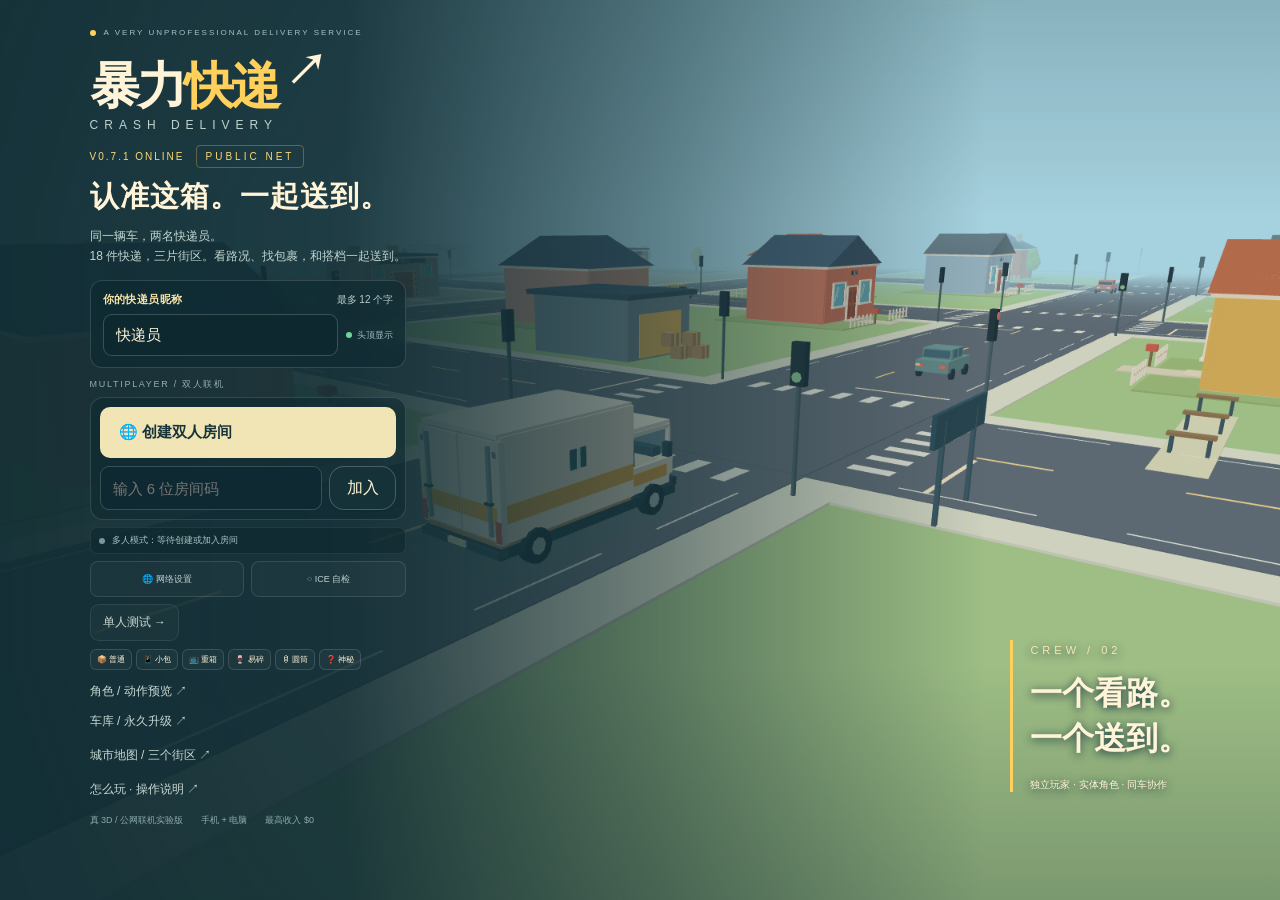
<file: artifacts/V0.7.2-Network-Diagnostics-Hotfix/index.html>
<!doctype html>
<html lang="zh-CN">
<head>
<meta charset="utf-8"><meta name="viewport" content="width=device-width,initial-scale=1,viewport-fit=cover">
<meta name="theme-color" content="#162e34"><meta name="apple-mobile-web-app-capable" content="yes">
<meta name="apple-mobile-web-app-status-bar-style" content="black-translucent">
<meta name="description" content="暴力快递 V0.7 城市交通：住宅、商业、工业三区，18 件任务包裹，路口转弯让行、事故清障及双人同车合作。">
<title>暴力快递 · V0.7.2 ONLINE · TURN FALLBACK</title>
<script>window.CRASH_TURN_CREDENTIALS_URL='https://api.feelpal.app/turn-credentials';</script>
<style>:root{--ink:#16343a;--deep:#142b31;--gold:#ffd05b;--cream:#fff4d7;--muted:#abc2c4;--safeB:env(safe-area-inset-bottom,0px);--safeT:env(safe-area-inset-top,0px);--safeL:env(safe-area-inset-left,0px);--safeR:env(safe-area-inset-right,0px)}*{box-sizing:border-box}html,body{margin:0;width:100%;height:100%;overflow:hidden;background:var(--deep);color:var(--cream);font-family:Arial,"PingFang SC","Microsoft YaHei",sans-serif;user-select:none;-webkit-user-select:none;overscroll-behavior:none}button{font:inherit;color:inherit;cursor:pointer;border:0;-webkit-tap-highlight-color:transparent;touch-action:none}button:focus-visible,canvas:focus-visible{outline:2px solid var(--gold);outline-offset:3px}button:disabled{opacity:.42;cursor:default}button:active{transform:translateY(1px)}.hidden{display:none!important}#game,#world,#overlay,#hud,#vignette{position:absolute;inset:0;width:100%;height:100%}#world{touch-action:none;display:block;outline:none}#overlay,#hud,#vignette{pointer-events:none}#vignette{background:linear-gradient(#133c4235,transparent 24%,transparent 74%,#142b3140)}#hud button,#hud .joystick{pointer-events:auto}.control{background:#16343ae8;border:1px solid #ffffff36;border-radius:15px;box-shadow:0 2px 0 #0e292849;min-width:44px;min-height:44px;display:flex;align-items:center;justify-content:center}.control.pressed,.control.active{background:var(--gold);color:var(--ink);border-color:#ffe6a6}.statusbar{position:absolute;left:max(16px,var(--safeL));top:calc(10px + var(--safeT));height:44px;display:flex;align-items:center;gap:17px;border-radius:13px;background:#142f37e5;padding-left:13px;font-size:14px;border:1px solid #ffffff25}.viewtag{font-size:11px;letter-spacing:1px;color:var(--gold);padding-right:12px;border-right:1px solid #ffffff2a}.stat small{font-size:10px;color:var(--muted);margin-left:4px}.money{color:var(--gold)}.statusbar b,.time{font-variant-numeric:tabular-nums}.time{font-size:12px;color:#d2e0dc}.pause{border:0;border-left:1px solid #ffffff25;border-radius:0 12px 12px 0;background:transparent;font-size:18px}.route{position:absolute;top:calc(62px + var(--safeT));left:max(16px,var(--safeL));height:35px;max-width:310px;display:flex;align-items:center;gap:11px;background:#16343ad2;border-radius:9px;padding:0 12px;font-size:12px}.route>b{white-space:nowrap;overflow:hidden;text-overflow:ellipsis;font-weight:500}.route>span:first-child{color:var(--gold);font-size:17px}.route>span:last-child{color:var(--gold);white-space:nowrap}.statuschips{position:absolute;left:max(17px,var(--safeL));top:calc(105px + var(--safeT));display:flex;gap:5px;flex-wrap:wrap;max-width:calc(100% - 120px)}.statuschips>span{background:#17373ac9;border:1px solid #ffffff12;padding:4px 7px;border-radius:5px;font-size:9px;white-space:nowrap}.statuschips>.warn{background:#9f552ce8;color:#fff2cf}.statuschips>.on{color:#ffdb81}.mapPanel{position:absolute;right:max(17px,var(--safeR));top:calc(12px + var(--safeT));width:106px;padding:6px;border-radius:12px;background:#16343adb;border:1px solid #ffffff22}.mapPanel canvas{width:100%;height:auto;display:block;border-radius:7px}.mapPanel small{display:block;font-size:9px;color:#b1c8c5;text-align:center;margin:4px 0 1px}.mapPanel small span{color:var(--gold)}#risk{position:absolute;left:50%;top:calc(20px + var(--safeT));transform:translateX(-50%);background:#934829ec;border:1px solid #ffd68e77;border-radius:8px;padding:8px 12px;font-size:12px;white-space:nowrap}#toast{position:absolute;top:23%;left:50%;transform:translate(-50%,-8px);opacity:0;transition:opacity .15s,transform .15s;background:#16343af2;border:1px solid #ffd05b5b;max-width:min(370px,85%);min-width:230px;padding:15px 22px;border-radius:13px;text-align:center}#toast.show{opacity:1;transform:translate(-50%,0)}#toast b{display:block;color:var(--gold);font-size:24px}#toast span{display:block;font-size:11px;line-height:1.7;margin-top:5px;color:#dce8df}#hint{position:absolute;bottom:calc(154px + var(--safeB));left:50%;transform:translateX(-50%);background:#17343acf;color:#f7f2d9;border-radius:10px;padding:7px 12px;font-size:11px;line-height:1.55;text-align:center;max-width:min(430px,70%);width:max-content}.telemetry{position:absolute;left:50%;bottom:calc(45px + var(--safeB));transform:translateX(-50%);display:flex;align-items:baseline;gap:4px;text-shadow:0 2px 10px #17373a}.telemetry strong{font-size:42px;line-height:1;font-variant-numeric:tabular-nums;letter-spacing:-1px}.telemetry small{font-size:9px;color:#d0e0dc}.healthtrack{position:absolute;width:70px;bottom:-12px;left:0;height:3px;background:#1c3439b0;border-radius:3px;overflow:hidden}.healthtrack i{display:block;height:100%;width:100%;background:#afd5b5}.driveLeft{position:absolute;left:max(23px,var(--safeL));bottom:calc(25px + var(--safeB))}.driveRight{position:absolute;right:max(23px,var(--safeR));bottom:calc(25px + var(--safeB));display:flex;flex-direction:column;align-items:flex-end;gap:10px}.steering,.pedals{display:flex;gap:8px}.steering button{width:64px;height:58px;font-size:21px}.pedals button{width:64px;height:58px;font-size:12px}.pedals .gas{background:#eff0dfe8;color:var(--ink);border-color:#faf9dd}.pedals .gas.pressed{background:var(--gold)}.driveTools{margin-bottom:9px;display:flex;gap:7px}.tool{gap:5px;padding:0 13px;font-size:18px}.tool small{font-size:11px}.enter{gap:7px;background:var(--gold);color:var(--ink);padding:0 13px;height:48px;border-color:#ffe7a7}.enter span{font-size:24px}.enter b{font-size:12px}.keyhelp{position:absolute;bottom:6px;left:50%;transform:translateX(-50%);font-size:10px;color:#fff5d8bd;white-space:nowrap}kbd{font:inherit;font-size:10px;opacity:.65;border:1px solid currentColor;padding:1px 4px;border-radius:4px;margin-left:3px}.joystick{position:absolute;width:128px;height:128px;left:max(23px,var(--safeL));bottom:calc(26px + var(--safeB));touch-action:none}.stickring{position:absolute;inset:5px;background:#173b3ba9;border:1px solid #ffffff3f;border-radius:50%;pointer-events:none}.stickthumb{position:absolute;left:44px;top:44px;width:40px;height:40px;border-radius:50%;background:#e1e9dabb;border:1px solid #ffffff6a;pointer-events:none}.joystick small{position:absolute;left:0;right:0;bottom:-7px;text-align:center;font-size:8px;color:#fff4d5a0;pointer-events:none}.walk{position:absolute;background:transparent;border:0;width:44px;height:44px;font-size:10px;color:#fff9df8a;border-radius:50%;touch-action:none}.walk.up{left:42px;top:-2px}.walk.down{left:42px;bottom:-2px}.walk.left{left:-2px;top:42px}.walk.right{right:-2px;top:42px}.walk.pressed{background:#ffd05b66;color:#fff4d5}.cargoActions{position:absolute;right:max(23px,var(--safeR));bottom:calc(25px + var(--safeB));display:flex;flex-direction:column;align-items:flex-end;gap:7px}.smallAct{font-size:11px;border-radius:10px;min-width:66px;padding:0 10px;min-height:44px}.interact{background:#f2f1deef;color:var(--ink);gap:6px;padding:0 14px;height:49px;font-size:12px}.interact span{font-size:18px}.throw{background:var(--gold);color:var(--ink);width:82px;height:80px;border-radius:23px;border:2px solid #ffe6a6;flex-direction:column;gap:1px;box-shadow:0 4px 0 #a9833999}.throw span{font-size:30px;line-height:28px}.throw b{font-size:13px}.throw.charging{background:#ffefaa;transform:translateY(2px);box-shadow:none}.powertrack{width:82px;height:4px;background:#102e32ad;border-radius:3px;overflow:hidden}.powertrack i{display:block;width:0;height:100%;background:var(--gold)}.rearControls{position:absolute;left:50%;bottom:calc(91px + var(--safeB));transform:translateX(-50%);text-align:center}.rearControls small{font-size:8px;display:block;color:#ebf1d8;margin-bottom:4px;text-shadow:0 1px 4px #1c3037}.rearControls>div{display:flex;gap:5px}.doorToggle{font-size:11px;min-width:44px;min-height:44px;border-radius:10px}.doorToggle.open{background:#955c30dd;border-color:#e7ad7150}#crosshair{position:absolute;top:50%;left:50%;width:18px;height:18px;transform:translate(-50%,-50%);border:1px solid #fff6d99c;border-radius:50%;box-shadow:0 0 3px #193d41}#crosshair i{position:absolute;width:3px;height:3px;border-radius:50%;background:#fff1b2;top:6px;left:6px}#crosshair.locked{border-color:#ffd05b;width:25px;height:25px}#crosshair.locked i{left:10px;top:10px}#focusLabel{position:absolute;top:calc(50% + 22px);left:50%;transform:translateX(-50%);font-size:11px;background:#123339d9;border-radius:6px;padding:5px 8px;white-space:nowrap;max-width:90%;text-overflow:ellipsis;overflow:hidden}#focusLabel:empty{display:none}.screen{position:absolute;inset:0;z-index:10}.menuScreen{padding:36px 7%;display:flex;align-items:center;background:linear-gradient(90deg,#112d34f5,#112d34e7 27%,#112d3480 51%,#112d3400 77%)}.menuCopy{max-width:490px}.eyebrow{color:#a5c2c2;font-size:9px;letter-spacing:2px;display:flex;align-items:center;gap:8px}.eyebrow i{width:6px;height:6px;background:var(--gold);border-radius:50%}.menuCopy h1{font-size:66px;letter-spacing:-3px;line-height:1.05;margin:22px 0 8px;font-weight:900;white-space:nowrap}.menuCopy h1 span{color:var(--gold)}.menuCopy h1 sup{font-size:42px;margin-left:7px}.englishTitle{font-size:12px;color:#c0d2cd;letter-spacing:6px}.edition{font-size:10px;letter-spacing:2px;margin:22px 0 0;color:#ffd972;display:flex;align-items:center;gap:11px}.edition span{padding:5px 9px;border:1px solid #ffd05b4a;border-radius:4px;font-size:10px;letter-spacing:3px}.menuCopy h2{font-size:39px;line-height:1.27;letter-spacing:1px;margin:15px 0 18px}.menuCopy p{font-size:13px;line-height:1.9;color:#c2d5cf;margin:0 0 25px}.menuCopy em{font-style:normal;color:#e9d4a6}.primary{display:block;border-radius:10px;width:100%;max-width:332px;padding:16px 19px;min-height:50px;background:var(--gold);color:var(--ink);font-size:15px;font-weight:800;text-align:left}.secondary{display:block;background:transparent;color:#c8d9d4;font-size:12px;padding:14px 0;min-height:44px;text-align:left}.menuFooter{font-size:9px;display:flex;gap:18px;color:#8cacae;flex-wrap:wrap;margin-top:8px}.menuStamp{position:absolute;right:7%;bottom:12%;padding-left:17px;border-left:3px solid var(--gold);text-shadow:0 2px 10px #15333d}.menuStamp>span{font-size:11px;letter-spacing:4px;color:#f9e6b3}.menuStamp strong{display:block;font-size:32px;line-height:1.4;margin:13px 0}.menuStamp small{font-size:10px}.modalScreen{background:#112830e8;display:flex;align-items:center;justify-content:center;padding:max(15px,var(--safeT)) 17px max(15px,var(--safeB));backdrop-filter:blur(6px)}.modal{background:#1a3940;border:1px solid #ffffff1c;border-radius:20px;padding:28px;max-width:470px;width:100%;max-height:100%;overflow:auto}.modal h2{font-size:25px;line-height:1.3;margin:16px 0}.modal p{font-size:12px;color:#b6cecb;line-height:1.8}.modal .primary{max-width:none}.modal>.primary{margin-top:20px}.settings{display:grid;grid-template-columns:1fr 1fr;gap:8px;margin-top:18px}.settings button{background:#ffffff0b;border:1px solid #ffffff22;border-radius:9px;padding:12px 7px;font-size:11px;min-height:46px}.fineprint{font-size:10px!important;color:#90b2b3!important}.resolution{font-size:10px!important;color:#e6d5a2!important;letter-spacing:.4px}.helpRows>div{border-bottom:1px solid #ffffff13;padding:10px 0}.helpRows b{color:var(--gold);font-size:12px}.helpRows p{font-size:11px;margin:5px 0 0}.endMark{color:var(--gold);font-size:54px}.endStats{display:flex;justify-content:space-between;gap:18px;margin:18px 0}.endStats small{color:var(--muted);display:block;font-size:10px}.endStats strong{color:var(--gold);display:block;font-size:24px;margin-top:7px}.noscript{position:absolute;inset:0;background:var(--deep);padding:40px;display:grid;place-items:center;z-index:99}
@media(hover:hover){button:not(:disabled):hover{filter:brightness(1.1)}}
@media(pointer:coarse),(max-width:760px){kbd,.keyhelp{display:none}.statusbar{left:max(10px,var(--safeL));top:calc(8px + var(--safeT));gap:13px;height:42px;padding-left:11px;font-size:13px}.viewtag{font-size:10px;padding-right:9px}.route{left:max(10px,var(--safeL));top:calc(57px + var(--safeT));font-size:11px;max-width:270px;height:32px}.statuschips{left:max(11px,var(--safeL));top:calc(96px + var(--safeT))}.statuschips>span{font-size:8px;padding:3px 6px}.mapPanel{width:78px;right:max(10px,var(--safeR));top:calc(9px + var(--safeT));padding:5px;border-radius:10px}.mapPanel small{font-size:7px}.driveLeft{left:max(12px,var(--safeL));bottom:calc(15px + var(--safeB))}.driveRight{right:max(12px,var(--safeR));bottom:calc(15px + var(--safeB));gap:8px}.steering,.pedals{gap:6px}.steering button,.pedals button{width:52px;height:52px;border-radius:14px}.pedals button{font-size:11px}.steering button{font-size:18px}.tool{min-height:44px;font-size:17px;padding:0 10px;gap:5px}.tool small{font-size:10px}.enter{height:46px;min-width:108px;padding:0 11px;border-radius:13px}.enter b{font-size:11px}.enter span{font-size:19px}.driveTools{margin-bottom:8px}.telemetry{bottom:calc(33px + var(--safeB))}.telemetry strong{font-size:33px}.telemetry small{font-size:8px}.healthtrack{width:56px;bottom:-9px}#hint{bottom:calc(151px + var(--safeB));font-size:10px;max-width:75%;padding:7px 10px}#toast{top:24%;min-width:200px;padding:12px 17px}#toast b{font-size:21px}#toast span{font-size:10px}#risk{top:calc(125px + var(--safeT));font-size:10px;max-width:90%;padding:6px 10px}.joystick{left:max(9px,var(--safeL));bottom:calc(15px + var(--safeB));transform:scale(.92);transform-origin:left bottom}.cargoActions{right:max(12px,var(--safeR));bottom:calc(15px + var(--safeB));gap:6px}.throw{width:76px;height:73px;border-radius:22px}.throw span{font-size:28px}.powertrack{width:76px}.interact{padding:0 10px;font-size:11px;height:46px}.interact span{font-size:16px}.smallAct{font-size:10px;min-width:65px;min-height:44px}.rearControls{bottom:calc(98px + var(--safeB))}.rearControls>div{gap:3px}.doorToggle{min-width:44px;min-height:44px}.rearControls small{font-size:8px}#focusLabel{font-size:10px}.mapPanel small{margin:2px 0 0}}
@media(max-width:600px) and (orientation:portrait){.statusbar{right:max(10px,var(--safeR));gap:12px;justify-content:space-between}.statusbar .pause{flex-shrink:0}.viewtag{letter-spacing:0}.time{font-size:11px}.route{right:94px;max-width:none}.route #distance{margin-left:auto}.mapPanel{top:calc(57px + var(--safeT));width:74px}.statuschips{max-width:calc(100% - 96px);gap:4px;top:calc(96px + var(--safeT))}.statuschips>span{padding:3px 5px}.menuScreen{padding:30px 7%;background:linear-gradient(90deg,#112d34e8 0%,#112d34b8 46%,#112d3426 100%)}.menuCopy h1{font-size:48px;margin-top:21px}.menuCopy h1 sup{font-size:32px;margin-left:6px}.englishTitle{font-size:9px;letter-spacing:4px}.menuCopy h2{font-size:34px;margin:18px 0 17px}.menuCopy p{font-size:12px;margin-bottom:25px}.eyebrow{font-size:7px;letter-spacing:1px}.edition{margin-top:24px}.menuFooter{font-size:8px;gap:13px}.menuStamp{display:none}.menuCopy{max-width:100%;width:100%}.menuCopy .primary{max-width:100%}.modal{padding:23px 20px}.modal h2{font-size:23px}#risk{top:calc(141px + var(--safeT))}#hud[data-view=cargo] #hint{bottom:calc(170px + var(--safeB));max-width:66%;left:44%}#hud[data-view=cargo] .telemetry{bottom:calc(29px + var(--safeB))}.rearControls{bottom:calc(98px + var(--safeB))}}
@media(max-width:360px) and (orientation:portrait){.statusbar{gap:8px;padding-left:9px;font-size:12px}.viewtag{padding-right:6px;font-size:9px}.steering button,.pedals button{width:47px;height:49px}.enter{min-width:100px}.driveLeft,.joystick{left:8px}.driveRight,.cargoActions{right:8px}.statuschips>span{font-size:7px}.telemetry strong{font-size:29px}.telemetry small{font-size:7px}.rearControls{left:50%;bottom:calc(96px + var(--safeB))}.rearControls>div{gap:2px}.joystick{transform:scale(.82)}.menuCopy h1{font-size:41px}.menuCopy h2{font-size:28px}.menuCopy p{font-size:11px}.menuCopy h1 sup{font-size:26px}.edition{margin-top:18px}.menuCopy p{margin-bottom:20px}.eyebrow{font-size:6px}.primary{font-size:13px}.menuCopy h1{margin-top:17px}.mapPanel{width:66px;right:9px}.route{right:84px}.route>b{font-size:10px}.statuschips{max-width:calc(100% - 80px)}.throw{width:68px;height:67px}.powertrack{width:68px}.interact{padding:0 8px;font-size:10px}#hint{font-size:9px}#focusLabel{font-size:9px}}
@media(max-height:540px) and (orientation:landscape){.statusbar{top:calc(7px + var(--safeT));height:42px}.route{top:calc(55px + var(--safeT));height:29px;max-width:260px}.statuschips{top:calc(89px + var(--safeT))}.mapPanel{width:73px;top:calc(8px + var(--safeT))}.mapPanel small{display:none}#risk{top:calc(12px + var(--safeT));left:60%;font-size:10px}.driveLeft,.driveRight{bottom:calc(10px + var(--safeB))}.driveTools{margin-bottom:5px}.driveRight{gap:5px}.steering button,.pedals button{height:46px;width:49px}.enter{height:44px}.telemetry{bottom:calc(23px + var(--safeB))}.telemetry strong{font-size:29px}#hint{bottom:calc(48px + var(--safeB));max-width:38%;font-size:9px;left:47%}.joystick{bottom:calc(10px + var(--safeB));transform:scale(.83)}.cargoActions{bottom:calc(11px + var(--safeB));display:grid;grid-template-columns:auto auto;gap:5px;align-items:end}.cargoActions .throw{grid-column:2;grid-row:1 / span 2;width:69px;height:69px}.cargoActions .powertrack{grid-column:2;width:69px}.cargoActions .smallAct{min-height:44px;font-size:9px}.cargoActions .interact{min-height:44px;height:44px;font-size:10px;grid-column:1}.cargoActions #assistAimBtn{grid-column:1;grid-row:1}.cargoActions #dropBtn{grid-column:1;grid-row:2}.rearControls{left:30%;bottom:calc(14px + var(--safeB))}#toast{top:32%;min-width:210px;padding:9px 16px}#toast b{font-size:19px}#toast span{font-size:9px}#focusLabel{font-size:10px;top:calc(50% + 19px)}.menuScreen{padding:20px 5%}.menuCopy h1{font-size:43px;margin:10px 0 5px}.menuCopy h1 sup{font-size:28px}.englishTitle{font-size:9px;letter-spacing:4px}.eyebrow{font-size:7px}.edition{margin:13px 0 0;font-size:8px}.edition span{font-size:8px;padding:3px 7px}.menuCopy h2{font-size:25px;line-height:1.18;margin:10px 0}.menuCopy h2 br{display:none}.menuCopy p{font-size:10px;line-height:1.65;margin-bottom:13px}.menuCopy .primary{padding:12px 17px;min-height:44px;font-size:12px;max-width:295px}.menuCopy .secondary{padding:8px 0;min-height:36px;font-size:10px}.menuFooter{font-size:7px;margin-top:2px}.menuStamp{bottom:16%;right:7%}.menuStamp strong{font-size:23px}.menuStamp small{font-size:8px}.modal{padding:21px}.modal h2{font-size:22px}.keyhelp{display:none}}
@media(prefers-reduced-motion:reduce){*{transition:none!important;animation:none!important}}

/* Multiplayer V0.2 UI: desktop + portrait/landscape safe areas. */
.menuScreen{overflow-y:auto}.menuCopy h1{font-size:56px;margin-top:12px}.menuCopy h2{font-size:35px;margin:12px 0}.edition{margin-top:15px}.menuCopy p{margin-bottom:16px}.menuLinks{display:flex;gap:18px;flex-wrap:wrap}.menuLinks .secondary{padding:10px 0 2px;min-height:34px}.menuFooter{margin-bottom:6px}#netStatus{max-width:360px;line-height:1.65}#roomCode{touch-action:manipulation;user-select:text;-webkit-user-select:text}.roomStrip{position:absolute;top:calc(134px + var(--safeT));left:max(16px,var(--safeL));display:flex;align-items:center;gap:6px;border:1px solid #e1efd329;border-radius:8px;background:#14303ce3;font-size:10px;padding:3px 4px 3px 8px;max-width:calc(100% - 30px)}.onlineDot{width:5px;height:5px;flex-shrink:0;background:#9adab1;border-radius:50%}.roomStrip button{font-size:10px;background:#39565d;border-radius:5px;min-height:30px;padding:0 9px;pointer-events:auto}.driveTools{max-width:180px}.wardrobe{pointer-events:none}.wardrobe header{position:absolute;left:5%;top:6%;pointer-events:none}.wardrobe h2{font-size:32px;margin:12px 0 7px}.wardrobe h2 span{font-size:10px;margin-left:12px;color:#a5c6c8;font-weight:400}.wardrobe p{font-size:11px;color:#9fbfc0}.galleryClose{position:absolute;right:5%;top:5%;font-size:12px;padding:0 17px;pointer-events:auto}.avatarCaption{position:absolute;left:8%;top:42%;display:flex;flex-direction:column;gap:9px}.avatarCaption small{font-size:10px;letter-spacing:2px;color:#a3c4c8}.avatarCaption strong{font-size:24px;color:#ffdc88}.avatarCaption span{font-size:11px;color:#c9d9d4}.poseDock{pointer-events:auto;position:absolute;left:50%;bottom:calc(23px + var(--safeB));transform:translateX(-50%);width:min(510px,90%);background:#122d38ed;border:1px solid #d3e7df33;border-radius:17px;padding:13px;backdrop-filter:blur(10px)}.crewSelect{display:flex;align-items:center;gap:8px;margin-bottom:10px}.crewSelect button,.poseGrid button{background:#ffffff09;border:1px solid #dae8d52b;border-radius:8px;min-height:40px;padding:0 10px;font-size:11px}.crewSelect>span{margin-left:auto;font-size:9px;color:#91b1b5}.crewSelect .active,.poseGrid .active{background:#f3ca6c;color:#163840;border-color:#ffe4a0}.poseGrid{display:grid;grid-template-columns:repeat(4,1fr);gap:6px}.wardrobe .eyebrow{letter-spacing:2px}#game[data-online=true] #risk{top:calc(172px + var(--safeT))}
@media(max-width:600px) and (orientation:portrait){.menuScreen{padding:22px 7%;align-items:center}.menuCopy h1{font-size:45px;margin:8px 0}.menuCopy h2{font-size:30px;line-height:1.14;margin:11px 0}.menuCopy h2 br{display:none}.edition{margin-top:15px}.menuCopy p{font-size:11px;line-height:1.75;margin-bottom:12px}.menuCopy .primary{min-height:44px;padding:13px 15px}.menuCopy .secondary{font-size:11px}.menuLinks{gap:15px}.roomStrip{left:10px;top:calc(136px + var(--safeT));font-size:9px;gap:5px;max-width:calc(100% - 20px)}.roomStrip button{font-size:9px;min-height:30px}.wardrobe header{top:5%;left:6%}.wardrobe h2{font-size:25px}.wardrobe h2 span{display:block;margin:6px 0 0}.wardrobe p{font-size:10px}.galleryClose{right:5%;font-size:10px;padding:0 12px}.avatarCaption{left:7%;top:24%;gap:6px}.avatarCaption strong{font-size:17px}.avatarCaption small{font-size:8px}.avatarCaption span{font-size:10px}.poseDock{bottom:calc(14px + var(--safeB));padding:10px;width:92%}.crewSelect>span{font-size:8px}.crewSelect button,.poseGrid button{font-size:10px;padding:0 8px;min-height:38px}}
@media(max-height:680px) and (orientation:portrait){.menuScreen{align-items:flex-start;padding-top:14px}.menuCopy h1{font-size:39px}.menuCopy p{line-height:1.6}.menuCopy .secondary{padding-top:7px;padding-bottom:7px;min-height:30px}.edition{margin-top:10px}.menuCopy .primary{padding:11px 14px}}
@media(max-height:540px) and (orientation:landscape){.menuScreen{align-items:flex-start;padding:16px 5%}.menuCopy h1{font-size:35px;margin:8px 0}.menuCopy{max-width:425px}.menuCopy h2{font-size:22px;margin:8px 0}.menuCopy p{display:none}.edition{margin-top:9px}.menuCopy .primary{padding:10px 15px;min-height:40px;max-width:295px}.menuLinks .secondary{min-height:25px;font-size:10px}.menuCopy .secondary{padding:6px 0;min-height:27px}.menuStamp{right:6%;bottom:25%}.roomStrip{top:calc(113px + var(--safeT));font-size:9px}.wardrobe header{top:7%;left:5%}.wardrobe h2{font-size:23px}.avatarCaption{left:5%;top:44%}.avatarCaption strong{font-size:19px}.poseDock{left:auto;right:4%;transform:none;width:225px;bottom:6%;padding:10px}.crewSelect{flex-wrap:wrap}.crewSelect>span{display:none}.poseGrid{grid-template-columns:repeat(2,1fr)}.poseGrid button,.crewSelect button{min-height:34px;font-size:10px}.galleryClose{top:5%;right:4%}#game[data-online=true] #risk{top:calc(8px + var(--safeT));left:60%}}


/* V0.7 ONLINE additions */
.packageLegend{display:flex;gap:5px;flex-wrap:wrap;margin:8px 0 0}.packageLegend span{font-size:9px;padding:4px 6px;border:1px solid #ffffff22;border-radius:6px;background:#ffffff08}.garageMoney{color:var(--gold)}.garageGrid{display:grid;grid-template-columns:1fr 1fr;gap:7px;margin:12px 0}.garageGrid button{background:#ffffff0b;border:1px solid #ffffff22;border-radius:9px;min-height:54px;padding:8px;text-align:left}.garageGrid b,.garageGrid span{display:block}.garageGrid span{font-size:9px;color:#b9cfca;margin-top:3px}.conditionChip{color:#ffdc88!important}

/* V0.7 ONLINE Multiplayer lobby + nickname + performance UI */
.profileSetup{max-width:332px;margin:14px 0 10px;padding:11px 12px;border:1px solid #ffffff24;border-radius:12px;background:#0f2a31a8;backdrop-filter:blur(7px)}
.profileSetup label{display:flex;align-items:center;justify-content:space-between;gap:12px;font-size:10px;color:#b7ccca;margin-bottom:7px}.profileSetup label b{font-size:11px;color:#f7e3a7;letter-spacing:.4px}.nicknameRow{display:flex;align-items:center;gap:8px}.nicknameRow input{min-width:0;flex:1;height:42px;border:1px solid #ffffff30;border-radius:9px;background:#0e2830;color:#fff4d7;padding:0 12px;font:inherit;font-size:15px;outline:none}.nicknameRow input:focus{border-color:#ffd05b99;box-shadow:0 0 0 2px #ffd05b1d}.nicknameBadge{flex:0 0 auto;font-size:9px;color:#9fb9ba;white-space:nowrap}.nicknameBadge i{display:inline-block;width:6px;height:6px;border-radius:50%;background:#72d39e;margin-right:5px}.lobbyLabel{font-size:9px;letter-spacing:1.7px;color:#91b1b4;margin:9px 0 6px}.multiplayerPanel{max-width:332px;padding:9px;border:1px solid #ffffff20;border-radius:13px;background:#102b33a8}.multiplayerPanel .primary{max-width:none}.joinRow{display:flex;gap:7px;margin-top:8px}.joinRow input{min-width:0;flex:1;border:1px solid #ffffff2d;border-radius:9px;background:#0e2931;color:#fff4d7;padding:0 12px;font:inherit;font-size:15px;height:44px}.joinRow .control{min-width:67px}.soloLink{max-width:332px;margin-top:7px!important;text-align:center!important;border:1px solid #ffffff17!important;border-radius:9px!important;padding:9px 12px!important;background:#ffffff06!important}.netStatusPill{max-width:332px;display:flex;align-items:center;gap:7px;font-size:9px!important;color:#abc2c4!important;margin:7px 0 0!important;min-height:25px!important;padding:5px 8px;border-radius:7px;background:#0f2930a3;border:1px solid #ffffff12}.netStatusPill:before{content:'';width:6px;height:6px;border-radius:50%;background:#78979a;flex:0 0 auto}.packageLegend{max-width:332px;margin-top:8px!important;gap:4px!important}.packageLegend span{font-size:8px!important;padding:4px 6px!important}
.roomStrip{gap:7px!important;padding:4px 5px 4px 7px!important;max-width:min(620px,calc(100% - 30px))!important}.crewHud{display:flex;align-items:center;gap:6px;min-width:0}.crewDot{width:7px;height:7px;border-radius:50%;flex:0 0 auto}.crewDot.local{background:#efae3f}.crewDot.remote{background:#55b8d3}.crewHudText{display:flex;flex-direction:column;min-width:0;line-height:1.1}.crewHudText strong{font-size:10px;max-width:105px;overflow:hidden;text-overflow:ellipsis;white-space:nowrap;color:#fff1c6}.crewHudText small{font-size:7px;color:#95b5b7;margin-top:2px}.roomDivider{width:1px;height:20px;background:#ffffff20;flex:0 0 auto}.roomMeta{font-size:8px;color:#94b2b5;white-space:nowrap}.roomStrip #waveBtn{min-width:35px!important;padding:0 8px!important;font-size:15px!important}
.nameplate{position:absolute;pointer-events:none;transform:translate(-50%,-100%);padding:5px 8px 4px;border-radius:8px;background:#102d35e8;border:1px solid #ffffff35;box-shadow:0 2px 10px #0d242b66;white-space:nowrap;text-align:center}.nameplate b{display:block;font-size:11px;color:#fff2c8;line-height:1.15}.nameplate small{display:block;font-size:8px;color:#a9c5c6;margin-top:2px}.nameplate.blue{border-color:#70d0e75c}.nameplate.orange{border-color:#f2bd6263}
@media(max-width:600px) and (orientation:portrait){.profileSetup,.multiplayerPanel,.netStatusPill,.soloLink{max-width:none;width:100%}.packageLegend{display:none}.profileSetup{margin:10px 0 7px;padding:9px 10px}.nicknameRow input{height:40px;font-size:16px}.lobbyLabel{margin:7px 0 5px}.multiplayerPanel{padding:7px}.menuCopy p{margin-bottom:10px!important}.roomStrip{top:calc(132px + var(--safeT));left:10px!important;right:10px!important;max-width:none!important;width:auto!important}.roomMeta{display:none}.crewHudText strong{max-width:86px}.crewHudText small{font-size:6px}.roomDivider{height:18px}.nicknameBadge{font-size:8px}}
@media(max-height:540px) and (orientation:landscape){.profileSetup{position:absolute;left:5%;top:184px;width:295px;margin:0;padding:7px 9px}.profileSetup label{margin-bottom:4px}.nicknameRow input{height:36px}.lobbyLabel{display:none}.multiplayerPanel{position:absolute;left:5%;top:263px;width:295px;padding:6px}.multiplayerPanel .primary{min-height:36px!important;padding:8px 12px!important}.joinRow{margin-top:5px}.joinRow input{height:36px}.netStatusPill{position:absolute;left:5%;top:348px;width:295px;margin:0!important;min-height:21px!important}.soloLink{position:absolute;left:315px;top:263px;width:110px;margin:0!important;min-height:36px!important}.packageLegend{display:none}.menuLinks{position:absolute;left:315px;top:305px;display:block}.menuLinks .secondary,#garageBtn,#helpBtn{font-size:9px!important;min-height:25px!important;padding:4px 0!important}.roomStrip{top:calc(86px + var(--safeT))}}

/* V0.6: clear canvas, contextual actions and a compact opt-in job sheet. */
#game{height:100%;height:100dvh}#errorScreen{z-index:90}
.route{pointer-events:auto;height:40px;padding-right:3px;max-width:390px}
.route>button{border:1px solid #d3e1cc3b;background:#31515a;font-size:11px;min-width:44px;min-height:34px;border-radius:7px;margin-left:3px}
.route #distance{margin-left:auto}.route b{max-width:205px}
.mobility{position:absolute;right:max(23px,var(--safeR));bottom:calc(246px + var(--safeB));background:#335d66e8}
.taskBadge{position:absolute;left:50%;top:calc(155px + var(--safeT));transform:translateX(-50%);font-size:11px;color:#d0efce;background:#1c4149ed;border:1px solid #a9d29a55;padding:7px 11px;border-radius:8px;max-width:80%;text-align:center;white-space:nowrap}
.taskBadge.mismatch{background:#765035ed;color:#ffe1aa;border-color:#efc28577}
.workProgress{position:absolute;left:50%;top:58%;transform:translateX(-50%);width:210px;padding:10px;border-radius:10px;background:#15353aed;text-align:center;font-size:12px}
.workProgress>div{height:5px;margin-top:8px;background:#718b8966;border-radius:6px;overflow:hidden}.workProgress i{height:100%;display:block;background:#ffd05b;width:0}
.manifest{position:absolute;z-index:8;top:calc(65px + var(--safeT));right:max(18px,var(--safeR));width:360px;max-width:calc(100% - 24px);max-height:calc(100% - 96px - var(--safeT) - var(--safeB));overflow:auto;background:#14313bee;border:1px solid #9eb6ad69;border-radius:18px;padding:18px;box-shadow:0 15px 40px #071f2855;backdrop-filter:blur(10px)}
.manifest header{display:flex;gap:12px;justify-content:space-between;align-items:center}.manifest h2{font-size:19px;letter-spacing:.3px;margin:8px 0 0}.manifest header small{font-size:8px;letter-spacing:1.5px;color:#adc9c8}.manifest p,.manifest footer{font-size:10px;line-height:1.7;color:#adc9c8}.manifest header button{font-size:22px;flex-shrink:0}
#orderList{display:grid;gap:6px;margin:12px 0}.job{min-height:58px;background:#ffffff07;border:1px solid #acc4b827;border-radius:10px;display:flex;align-items:center;gap:10px;text-align:left;padding:9px 10px;color:#eff0dc;touch-action:manipulation}.job>strong{font-size:22px;color:#ffe0a1;letter-spacing:1px}.jobText{display:flex;flex-direction:column;gap:4px;flex:1;min-width:0}.jobText b{font-size:12px}.jobText small{font-size:9px;color:#aec4c7}.jobLocation{font-size:9px;color:#c1d5ca;white-space:nowrap}.job.selected{background:#ffe2a211;border-color:#f5d18ea6}.job.complete{opacity:.55}.job.complete strong{color:#b0d7b1}
[data-view=outside] .telemetry{display:none}.menuCopy h2{font-size:32px}
@media(pointer:coarse),(max-width:760px){
 .route{height:38px;top:calc(55px + var(--safeT));max-width:calc(100% - 94px)}.route b{max-width:140px;font-size:10px}.route>button{min-height:34px;font-size:10px;margin-left:0;padding:0 7px}
 .statuschips{top:calc(99px + var(--safeT))}.mobility{right:max(12px,var(--safeR));bottom:calc(240px + var(--safeB));font-size:10px;min-height:44px}
 .taskBadge{top:calc(193px + var(--safeT));font-size:9px;padding:5px 8px;max-width:88%}.manifest{right:12px;top:calc(54px + var(--safeT));padding:14px}.manifest h2{font-size:18px}
 #hud[data-view=cargo] #hint,#hud[data-view=outside] #hint{bottom:calc(154px + var(--safeB));left:45%;max-width:49%;font-size:9px}
 .cargoActions #interactBtn:not(.hidden){max-width:112px}.taskBadge{pointer-events:none}
}
@media(max-width:600px) and (orientation:portrait){
 .menuCopy h2{font-size:27px}.route{gap:5px;padding-left:8px;right:90px}.route #distance{font-size:10px}.route b{max-width:91px}.route>span:first-child{font-size:13px}.route>button{margin-left:0}
 .roomStrip{max-width:calc(100% - 20px)}.crewHudName{max-width:88px}.job{padding:8px;gap:7px}.jobText small{font-size:8px}
 .rearControls{left:47%;bottom:calc(94px + var(--safeB))}.rearControls small{display:none}.telemetry{bottom:calc(29px + var(--safeB));left:48%}
}
@media(max-width:360px) and (orientation:portrait){.route{right:82px;gap:3px;font-size:9px}.route b{max-width:70px}.route #distance{font-size:8px}.route>button{font-size:9px;min-width:44px}.jobLocation{font-size:8px}.taskBadge{font-size:8px}.rearControls{left:48%}.doorToggle{font-size:9px}}
@media(max-height:540px) and (orientation:landscape){
 .route{top:calc(54px + var(--safeT));height:34px}.route>button{min-height:30px}.statuschips{top:calc(94px + var(--safeT))}.taskBadge{top:calc(48px + var(--safeT));left:69%;max-width:45%}
 .mobility{right:max(23px,var(--safeR));bottom:calc(154px + var(--safeB));min-height:44px}
 .manifest{top:calc(12px + var(--safeT));max-height:calc(100% - 24px - var(--safeT) - var(--safeB));width:390px}.manifest p{margin:7px 0}#orderList{grid-template-columns:1fr 1fr}.job{gap:5px;padding:7px;flex-wrap:wrap}.job>strong{font-size:18px}.jobLocation{width:100%;margin-left:32px}.jobText small{font-size:8px}
 #hud[data-view=cargo] #hint,#hud[data-view=outside] #hint{bottom:calc(92px + var(--safeB));left:48%;max-width:40%;font-size:9px}.rearControls{left:33%;bottom:calc(14px + var(--safeB))}
}
/* Lobby has a naturally scrollable copy column; never center an over-height column off-screen. */
.menuScreen{align-items:flex-start;padding-top:28px;padding-bottom:24px}.menuCopy h1{font-size:50px;margin:12px 0 6px}.menuCopy h2{margin:12px 0;font-size:29px;line-height:1.15}.menuCopy h2 br{display:none}.menuCopy .edition{margin-top:13px}.menuCopy p{font-size:12px;line-height:1.7;margin:12px 0!important}.menuLinks{gap:13px}.menuCopy>.secondary{padding:9px 0;min-height:38px}.menuCopy .eyebrow{font-size:8px}
@media(max-width:600px) and (orientation:portrait){.menuScreen{padding:20px 7%}.menuCopy h1{font-size:43px}.menuCopy h2{font-size:25px}.menuCopy p{font-size:10px}.mapPanel{width:64px;top:calc(58px + var(--safeT))}.mapPanel small{display:none}.nicknameRow input,.joinRow input{font-size:16px}.menuCopy .eyebrow{font-size:7px;letter-spacing:1px}}
@media(max-height:540px) and (orientation:landscape){
 .menuScreen{display:block;padding:18px 5%;overflow-y:auto}.menuCopy{width:100%;max-width:none;display:grid;grid-template-columns:minmax(220px,1fr) minmax(240px,1fr);gap:5px 30px;align-content:start}
 .menuCopy>.eyebrow,.menuCopy>h1,.menuCopy>.englishTitle,.menuCopy>.edition,.menuCopy>h2,.menuCopy>p,.menuCopy>.menuFooter{grid-column:1}
 .menuCopy>.eyebrow{grid-row:1}.menuCopy>h1{grid-row:2;font-size:35px;margin:5px 0}.menuCopy>.englishTitle{grid-row:3}.menuCopy>.edition{grid-row:4}.menuCopy>h2{grid-row:5;font-size:22px}.menuCopy>p{display:none}.menuCopy>.menuFooter{grid-row:9}
 .profileSetup,.multiplayerPanel,.netStatusPill,.soloLink,.menuLinks{position:static!important;max-width:none;width:100%!important;margin:0!important;left:auto;top:auto}
 .profileSetup{grid-column:2;grid-row:1 / span 2}.multiplayerPanel{grid-column:2;grid-row:3 / span 3}.netStatusPill{grid-column:2;grid-row:6}.soloLink{grid-column:2;grid-row:7;min-height:40px!important}.menuLinks{grid-column:1;grid-row:6;display:flex;flex-wrap:wrap}.menuCopy>#garageBtn{grid-column:1;grid-row:7}.menuCopy>#helpBtn{grid-column:1;grid-row:8}
 .lobbyLabel{display:none}.menuStamp{display:none}.nicknameRow input,.joinRow input{font-size:16px!important;height:40px}.multiplayerPanel .primary{min-height:42px!important}.menuLinks .secondary,#garageBtn,#helpBtn{min-height:32px!important}.menuCopy .englishTitle{font-size:8px}
}

/* One additional line of route information, not a new dashboard. */
#mapOpenBtn{display:block;width:100%;min-width:44px;min-height:44px;padding:0;background:transparent;border:0;cursor:pointer;color:inherit}#mapOpenBtn small{margin-top:4px}
#districtChip{color:#cde6d1}.routeGuide{position:absolute;left:max(18px,var(--safeL));top:calc(107px + var(--safeT));font-size:11px;color:#e9e9d1;text-shadow:0 1px 3px #112d34;pointer-events:none}.statuschips{top:calc(130px + var(--safeT))}
.cityScreen{position:absolute;inset:0;z-index:25;display:flex;align-items:center;justify-content:center;padding:16px;background:#102b35c9;backdrop-filter:blur(5px)}
.citySheet{border:1px solid #d6e6d540;border-radius:20px;background:#173742;width:920px;max-width:100%;max-height:100%;overflow:auto;padding:22px;box-shadow:0 15px 65px #09273366}
.citySheet header{display:flex;align-items:center;justify-content:space-between;gap:15px}.citySheet h2{margin:7px 0;font-size:24px}.citySheet header small{font-size:9px;letter-spacing:2px;color:#b5cece}.citySheet header .control{font-size:22px;min-height:44px;min-width:44px}
.cityLayout{display:grid;grid-template-columns:minmax(280px,1.3fr) minmax(220px,.9fr);gap:22px;margin-top:15px}.cityMapBox{min-width:0}#cityMap{display:block;width:100%;height:auto;border:1px solid #cfddcb38;border-radius:12px;touch-action:manipulation}
.cityLegend{font-size:10px;color:#bfd2d1;line-height:1.8;margin:8px 0}.cityInfo{min-width:0}.cityInfo h3{font-size:20px;margin:8px 0 12px;color:#ffe1a1}.cityInfo p{font-size:12px;color:#bcd1d2;line-height:1.8;margin:10px 0}.cityInfo .primary{margin-top:16px;max-width:100%;font-size:13px;min-height:46px}
.cityDistricts{display:flex;gap:6px;flex-wrap:wrap;margin:8px 0 16px}.cityDistricts button{font-size:11px;min-height:44px;background:#ffffff08;border:1px solid #e7ebd32a;border-radius:8px;padding:7px 10px}.cityDistricts button.active{background:#eacb88;color:#1b3e48;border-color:#ffe4a5}
#cityRouteSummary{padding:10px 12px;border-left:2px solid #edc67f;background:#ffffff06;border-radius:0 8px 8px 0;color:#eedaaa;font-size:11px}#cityMapTraffic{font-variant-numeric:tabular-nums;color:#dfc6a8}.cityNote{font-size:10px!important;opacity:.85}.cityLoading{font-size:10px;color:#b8d4ce;margin-top:7px}.menuStamp .cityKicker{font-size:9px;letter-spacing:3px}
@media(pointer:coarse),(max-width:760px){.routeGuide{left:12px;top:calc(99px + var(--safeT));font-size:9px}.statuschips{top:calc(120px + var(--safeT));max-width:calc(100% - 15px)}.statuschips>span{font-size:8px;padding:3px 5px}.roomStrip{top:calc(146px + var(--safeT))}.citySheet{padding:15px}.cityLayout{gap:12px}.cityInfo p{font-size:11px}.citySheet h2{font-size:20px}}
@media(max-width:600px) and (orientation:portrait){.cityScreen{padding:calc(8px + var(--safeT)) 8px calc(8px + var(--safeB));align-items:flex-start}.citySheet{padding:13px;border-radius:15px}.cityLayout{grid-template-columns:1fr;gap:4px;margin-top:8px}#cityMap{max-height:none}.citySheet h2{font-size:19px}.cityLegend{margin:4px 0;font-size:9px}.cityDistricts{margin:4px 0;gap:4px}.cityDistricts button{font-size:10px;min-height:44px;padding:7px 9px}.cityInfo h3{font-size:17px;margin:6px 0}.cityInfo p{margin:6px 0}.cityInfo .primary{margin:9px 0}.cityNote{margin-bottom:0!important}.menuCopy>#cityMenuBtn{min-height:38px;padding:7px 0}.statuschips{gap:3px}.roomStrip{max-width:calc(100% - 20px)}}
@media(max-width:360px) and (orientation:portrait){.statuschips>span{font-size:7px}.routeGuide{font-size:8px}.cityDistricts button{padding:5px 7px;font-size:9px}.citySheet{padding:10px}.cityInfo h3{font-size:16px}}
@media(max-height:540px) and (orientation:landscape){.cityScreen{padding:8px}.citySheet{padding:12px}.citySheet header small{font-size:8px}.citySheet h2{font-size:18px;margin:5px 0}.cityLayout{grid-template-columns:minmax(220px,1fr) minmax(210px,1fr);margin-top:7px}.cityMapBox{max-width:320px}.cityInfo h3{font-size:16px}.cityInfo p{font-size:10px;margin:6px 0}.cityDistricts{gap:4px;margin:0 0 8px}.cityDistricts button{font-size:10px;padding:5px 7px}.cityNote{font-size:9px!important}.routeGuide{top:calc(94px + var(--safeT));font-size:9px}.statuschips{top:calc(113px + var(--safeT))}.roomStrip{top:calc(135px + var(--safeT))}.menuCopy>#cityMenuBtn{grid-column:1;grid-row:8}.menuCopy>#helpBtn{grid-row:9}.menuCopy>.menuFooter{grid-row:10}}
/* Keep the teammate strip BELOW vehicle chips rather than overlapping them. */
.roomStrip{top:calc(159px + var(--safeT))}
@media(pointer:coarse),(max-width:760px){.roomStrip{top:calc(145px + var(--safeT))}}
@media(max-height:540px) and (orientation:landscape){.roomStrip{top:calc(135px + var(--safeT))}}
.menuCopy>.secondary{min-height:34px;padding:6px 0}

#game[data-online=true] #risk{top:calc(209px + var(--safeT))}
@media(pointer:coarse),(max-width:760px){#game[data-online=true] #risk{top:calc(194px + var(--safeT))}}
@media(max-height:540px) and (orientation:landscape){#game[data-online=true] #risk{top:calc(8px + var(--safeT));left:60%}}


/* V0.7.2 network diagnostics hotfix / TURN UI */
.netTools{max-width:332px;display:flex;gap:7px;margin-top:7px}.netTools button{flex:1;min-height:36px;border:1px solid #ffffff1d;border-radius:8px;background:#ffffff07;color:#bdd0d0;font-size:9px}.netTools button strong{color:#ffe09a;font-weight:600}.netStatusPill[data-state=ok]:before{background:#75d5a0}.netStatusPill[data-state=warn]:before{background:#e3b860}.netStatusPill[data-state=bad]:before{background:#e07d6c}.netStatusPill[data-state=working]:before{background:#72b9d2;box-shadow:0 0 0 3px #72b9d220}.networkModal .netGrid{display:grid;grid-template-columns:1fr 1fr;gap:8px;margin-top:14px}.networkModal label{font-size:10px;color:#a9c2c3;display:flex;flex-direction:column;gap:5px}.networkModal label.wide{grid-column:1/-1}.networkModal input,.networkModal select{width:100%;min-height:42px;border:1px solid #ffffff2b;border-radius:8px;background:#102c33;color:#fff4d7;padding:0 10px;font:inherit;font-size:13px;outline:none}.networkModal input:focus,.networkModal select:focus{border-color:#ffd05b88}.networkModal .netActions{display:flex;gap:7px;flex-wrap:wrap;margin-top:12px}.networkModal .netActions button{flex:1;min-width:125px}.netDiag{margin-top:12px;border:1px solid #ffffff16;border-radius:10px;background:#102c3370;padding:10px;font-size:10px;color:#b5cbca;line-height:1.7}.netDiag b{color:#ffe09a}.netDiag code{font-family:ui-monospace,SFMono-Regular,Menlo,monospace;color:#e9f2e8}.netSecret{font-size:9px!important;color:#89a9ab!important}.linkBadge{display:inline-flex;align-items:center;gap:4px;border:1px solid #ffffff1d;border-radius:6px;padding:2px 5px;color:#cfe0db;background:#ffffff08}.linkBadge.relay{color:#ffd487;border-color:#e6ad5045}.linkBadge.direct{color:#a5e2bd;border-color:#65be8950}.reconnectNote{color:#f4cf85}.iceTypes{display:flex;gap:5px;flex-wrap:wrap;margin-top:6px}.iceTypes span{border:1px solid #ffffff1e;border-radius:6px;padding:3px 6px;background:#ffffff06}.iceTypes .relay{color:#ffd487}.iceTypes .srflx{color:#a5e2bd}.iceTypes .host{color:#b7c9ca}.turnRouteResults{display:grid;grid-template-columns:1fr 1fr;gap:4px 10px;margin:8px 0}.turnRouteRow{display:flex;justify-content:space-between;gap:5px;border-bottom:1px solid #ffffff12;padding:3px 0}.turnRouteRow.best{color:#ffe09a}.turnRouteTime{white-space:nowrap;color:#9bb6b8}
@media(max-width:600px) and (orientation:portrait){.netTools{max-width:none;width:100%}.networkModal .netGrid{grid-template-columns:1fr}.networkModal label.wide{grid-column:auto}.networkModal{padding:20px 16px!important}.netDiag{font-size:9px}.netTools button{min-height:40px}}
@media(max-height:540px) and (orientation:landscape){.netTools{position:absolute;left:315px;top:348px;width:110px;display:block;margin:0}.netTools button{width:100%;min-height:28px;margin-bottom:4px;font-size:8px}.networkModal{max-width:650px}.networkModal .netGrid{grid-template-columns:repeat(3,1fr)}.networkModal label.wide{grid-column:auto}.networkModal .netDiag{max-height:92px;overflow:auto}}
</style>
</head>
<body>
<main id="game" aria-label="暴力快递 V0.7 ONLINE 游戏">
 <canvas id="world" tabindex="0" aria-label="3D 游戏。驾驶时 WASD 开车；V 进入货箱。货箱内 WASD 走动，拖动画面观察，E 互动，空格蓄力投掷。"></canvas>
 <canvas id="overlay" aria-hidden="true"></canvas><div id="vignette"></div>
 <div id="hud" class="hidden" data-view="drive">
  <header class="statusbar"><span id="viewTag" class="viewtag">驾驶</span><span class="stat"><b id="count">0</b><small>/18</small></span><span class="money">$<b id="score">0</b></span><span class="time" id="clock">00:00</span><button id="pauseBtn" class="pause control" aria-label="暂停游戏" title="暂停 Esc">Ⅱ</button></header>
  <div class="route" role="group" aria-label="当前订单"><span id="routeArrow">↗</span><b id="address">向阳街 101 号</b><span id="distance">40 m</span><button id="ordersBtn" type="button" aria-label="打开订单清单">订单</button></div>
  <div id="routeGuide" class="routeGuide">沿道路前往目标</div><div class="statuschips"><span id="districtChip">住宅区</span><span id="autoChip">手动油门</span><span id="doorChip">后门已关</span><span id="stockChip">货物 18</span></div>
  <aside class="mapPanel"><button id="mapOpenBtn" type="button" aria-label="打开城市地图和路线"><canvas id="minimap" width="220" height="220" aria-label="小镇地图，黄色标记下一单"></canvas><small>下一单 <span id="nextNum">101</span> · 地图</small></button></aside>
  <div id="risk" class="hidden" role="status"></div>
  <div id="toast" role="status" aria-live="polite"><b id="toastTitle"></b><span id="toastSub"></span></div>
  <div id="hint" class="hidden" aria-live="polite"></div>
  <div class="telemetry"><strong id="speed">0</strong><small>km/h</small><span class="healthtrack" aria-label="车辆耐久"><i id="healthFill"></i></span></div>
  <div id="driveUI" class="viewUI">
   <div class="driveLeft"><div class="driveTools"><button id="watchBtn" class="control smallAct hidden">看队友</button><button id="brickBtn" class="tool control" title="B 放砖 / 取砖"><span>🧱</span><small id="brickLabel">放砖</small></button></div><div class="steering"><button id="leftBtn" class="control wheelBtn" aria-label="左转">◀</button><button id="rightBtn" class="control wheelBtn" aria-label="右转">▶</button></div></div>
   <div class="driveRight"><button id="cargoBtn" class="enter control"><span>▣</span><b>进货箱</b><kbd>V</kbd></button><div class="pedals"><button id="brakeBtn" class="control" aria-label="刹车，停稳后继续按住倒车">刹车</button><button id="gasBtn" class="control gas">油门</button></div></div>
  </div>
  <div id="cargoUI" class="viewUI hidden">
   <div id="joystick" class="joystick" role="group" aria-label="在货箱内移动，拖动或按四个方向"><span class="stickring"></span><span id="stickThumb" class="stickthumb"></span><button id="walkForward" aria-label="往前走" class="walk up">▲</button><button id="walkBack" aria-label="往后走" class="walk down">▼</button><button id="walkLeft" aria-label="向左走" class="walk left">◀</button><button id="walkRight" aria-label="向右走" class="walk right">▶</button><small>移动</small></div>
   <div class="rearControls hidden" id="rearControls"><small>后门</small><div><button id="leftDoorBtn" class="control doorToggle" aria-label="打开左后门">左</button><button id="rightDoorBtn" class="control doorToggle" aria-label="打开右后门">右</button></div></div>
   <div class="cargoActions"><button id="assistAimBtn" class="control smallAct hidden" aria-label="看向下一单的门窗，重复点击切换入口">◎ 瞄准</button><button id="interactBtn" class="control interact" aria-label="与当前目标互动"><span id="interactIcon">✋</span><b id="interactText">拿起</b><kbd>E</kbd></button><button id="dropBtn" class="control smallAct hidden" title="放下包裹 R">↓ 放下</button><button id="throwBtn" class="control throw hidden" aria-label="按住蓄力，松开投掷"><span>↗</span><b>投掷</b></button><div id="powerTrack" class="powertrack hidden"><i id="powerFill"></i></div></div>
   <button id="boardBtn" type="button" class="control smallAct hidden mobility">下车</button><div id="crosshair" aria-hidden="true"><i></i></div><div id="focusLabel"></div>
  </div>
  <div id="taskBadge" class="taskBadge hidden"></div><div id="workProgress" class="workProgress hidden" role="status"><span id="workLabel">维修中</span><div><i id="workFill"></i></div></div><div id="roomStrip" class="roomStrip hidden"><div class="crewHud"><span class="crewDot local"></span><span class="crewHudText"><strong id="localNameHud">我</strong><small id="localRoleHud">驾驶员</small></span></div><span class="roomDivider"></span><div class="crewHud"><span class="crewDot remote"></span><span class="crewHudText"><strong id="remoteNameHud">等待队友</strong><small id="remoteRoleHud">未连接</small></span></div><span class="roomMeta" id="roomMetaHud"></span><button id="waveBtn" title="H 挥手" aria-label="向队友挥手">👋</button></div><div id="keyHelp" class="keyhelp"></div>
 </div>
 <section id="manifest" class="manifest hidden" aria-label="配送清单"><header><div><small>DISPATCH / 12 JOBS</small><h2>认准门牌，再扔。</h2></div><button id="closeOrdersBtn" type="button" class="control" aria-label="关闭订单清单">×</button></header><p>点一单设置团队导航。清单打开时车辆仍会行驶。</p><div id="orderList"></div><footer id="manifestFooter">每个包裹都有唯一收件地址。</footer></section>
<section id="menu" class="screen menuScreen">
  <div class="menuCopy"><div class="eyebrow"><i></i> A VERY UNPROFESSIONAL DELIVERY SERVICE</div><h1>暴力<span>快递</span><sup>↗</sup></h1><div class="englishTitle">CRASH DELIVERY</div><div class="edition">V0.7.1 ONLINE <span>PUBLIC NET</span></div><h2>认准这箱。<br>一起送到。</h2><p>同一辆车，两名快递员。<br>18 件快递，三片街区。看路况、找包裹，和搭档一起送到。</p><div class="profileSetup"><label><b>你的快递员昵称</b><span>最多 12 个字</span></label><div class="nicknameRow"><input id="nicknameInput" maxlength="12" autocomplete="nickname" placeholder="例如：闪电小张" aria-label="你的游戏昵称"><span class="nicknameBadge"><i></i>头顶显示</span></div></div><div class="lobbyLabel">MULTIPLAYER / 双人联机</div><div class="multiplayerPanel"><button id="hostBtn" class="primary" style="background:#f1e4b5">🌐 创建双人房间</button><div class="joinRow"><input id="roomCode" maxlength="6" inputmode="numeric" placeholder="输入 6 位房间码" aria-label="6 位房间码"><button id="joinBtn" class="control">加入</button></div></div><div id="netStatus" class="netStatusPill" data-state="idle">多人模式：等待创建或加入房间</div><div class="netTools"><button id="networkBtn" type="button">🌐 网络设置</button><button id="quickIceBtn" type="button">◌ ICE 自检</button></div><button id="startBtn" class="secondary soloLink" disabled>单人练习 →</button><div class="packageLegend"><span>📦 普通</span><span>📱 小包</span><span>📺 重箱</span><span>🍷 易碎</span><span>🛢 圆筒</span><span>❓ 神秘</span></div><div class="menuLinks"><button id="wardrobeBtn" class="secondary">角色 / 动作预览 ↗</button><button id="copyRoomBtn" class="secondary hidden">复制邀请</button><button id="cancelNetBtn" class="secondary hidden">取消连接</button></div><button id="garageBtn" class="secondary">车库 / 永久升级 ↗</button><button id="cityMenuBtn" class="secondary">城市地图 / 三个街区 ↗</button><button id="helpBtn" class="secondary">怎么玩 · 操作说明 ↗</button><div class="menuFooter"><span>真 3D / 公网联机实验版</span><span>手机 + 电脑</span><span id="bestMenu">最高收入 $0</span></div></div>
  <div class="menuStamp"><span>CREW / 02</span><strong>一个看路。<br>一个送到。</strong><small>独立玩家 · 实体角色 · 同车协作</small></div>
 </section>
 <section id="pauseScreen" class="screen modalScreen hidden"><div class="modal"><div class="eyebrow">PIT STOP / 暂停</div><h2>喘口气。车也暂停了。</h2><p id="pauseSummary"></p><p id="pauseNet" class="fineprint"></p><button id="resumeBtn" class="primary">继续派送 →</button><div class="settings"><button id="qualityBtn">画质：自动高清</button><button id="assistBtn">辅助瞄准：开</button><button id="soundBtn">音效：开</button><button id="motionBtn">镜头晃动：轻微</button><button id="pauseNetworkBtn">网络 / TURN 设置</button><button id="serviceBtn">道路救援 / 救援 / 补齐订单</button><button id="restartBtn">重新开始本轮</button></div><p class="resolution" id="resolutionLabel"></p><p class="fineprint">救援保留已送订单，将车辆停回道路、修复并补齐未完成订单的包裹（不会复制队友手中的包裹）；收入扣 $120（最低为 0），用时 +20 秒。不会自动替你关闭后门。</p><button id="leaveBtn" class="secondary hidden">退出联机 / 返回菜单</button><button id="pauseHelpBtn" class="secondary">查看操作说明</button></div></section>
 <section id="networkScreen" class="screen modalScreen hidden"><div class="modal networkModal"><div class="eyebrow">PUBLIC NETWORK / 公网联机</div><h2>先直连，必要时走中继。</h2><p>默认使用 STUN 尝试 P2P。要让严格 NAT / 蜂窝网络也更可靠，请填入你自己的 TURN 服务。Cloudflare 临时凭证只保存在当前页面内存中。</p><div class="netGrid"><label><span>连接策略</span><select id="netPolicy"><option value="auto">自动：P2P 优先，优先实测线路</option><option value="direct">仅直连 / STUN</option><option value="relay">强制 TURN 中继</option></select></label><label><span>TURN 地址（可选）</span><input id="turnUrl" autocomplete="off" placeholder="turn:turn.example.com:3478"></label><label><span>TURN 用户名（可选）</span><input id="turnUser" autocomplete="off" placeholder="username"></label><label><span>TURN 密码 / credential（可选）</span><input id="turnPass" type="password" autocomplete="new-password" placeholder="credential"></label><label class="wide"><span>额外 STUN（可留空）</span><input id="extraStun" autocomplete="off" placeholder="stun:stun.example.com:3478"></label></div><p class="netSecret">自动模式继续优先 P2P；实测最快的 TURN 路线会排在备用线路前。强制 TURN 可用于验收。</p><div class="netActions"><button id="saveNetworkBtn" class="primary" type="button">保存到本机</button><button id="testIceBtn" class="secondary" type="button">测试 6 条 TURN 路线</button><button id="clearTurnBtn" class="secondary" type="button">清除 TURN 配置</button></div><div id="iceDiag" class="netDiag">尚未测试。<br>只有真实 <b>relay</b> candidate 才表示 TURN 中继可用；TCP 端口可达不算通过。</div><button id="closeNetworkBtn" class="secondary" type="button">返回</button></div></section>
<section id="garageScreen" class="screen modalScreen hidden"><div class="modal"><div class="eyebrow">GARAGE / 永久升级</div><h2>把今天赚的钱，花在明天的事故上。</h2><p>当前车库资金：<strong id="garageCredits" style="color:var(--gold)">$0</strong></p><div class="settings"><button id="upgrade_engine"><b>发动机 Lv.0</b><br><span>升级 $300</span></button><button id="upgrade_brakes"><b>刹车 Lv.0</b><br><span>升级 $300</span></button><button id="upgrade_grip"><b>抓地力 Lv.0</b><br><span>升级 $300</span></button><button id="upgrade_mat"><b>货箱防滑 Lv.0</b><br><span>升级 $300</span></button></div><p class="fineprint">发动机提高加速；刹车缩短制动距离；抓地力改善高速转向；防滑垫降低货箱内包裹滑动。升级永久保存在本机。</p><button id="closeGarageBtn" class="primary">返回主菜单 →</button></div></section>
 <section id="cityScreen" class="cityScreen hidden" aria-label="城市地图"><div class="citySheet"><header><div><small>V0.7.1 / CITY ROUTES</small><h2>认路，再出发。</h2></div><button id="closeCityMapBtn" class="control" type="button" aria-label="关闭城市地图">×</button></header><div class="cityLayout"><div class="cityMapBox"><canvas id="cityMap" width="640" height="640" aria-label="城市道路与任务地址。点击编号选择地址；也可使用订单面板选择。"></canvas><p class="cityLegend">黄线：团队路线　橙虚线：事故路　浅色方块：包裹地址<br>点击编号查看详情。路线只作提示，不会替你转向。</p></div><div class="cityInfo"><div id="cityDistricts" class="cityDistricts"><button type="button" data-district="all" class="active">全部</button><button type="button" data-district="garden">住宅区</button><button type="button" data-district="market">商业街</button><button type="button" data-district="works">工业区</button></div><h3 id="cityMapRoute">向阳住宅区</h3><p id="cityMapDetail"></p><p id="cityRouteSummary"></p><p id="cityMapTraffic"></p><button id="cityNavigateBtn" class="primary" type="button">设为团队下一单 →</button><p class="cityNote">地图不会暂停联机世界。车在继续行驶，打开前请先停车或让搭档掌舵。更改导航会同步给队友。</p></div></div></div></section>
<section id="helpScreen" class="screen modalScreen hidden"><div class="modal helpModal"><div class="eyebrow">QUICK START / 上岗指南</div><h2>搭档一起，亲手投递。</h2><div class="helpRows"><div><b>V0.7.1 公网联机 / TURN 兜底</b><p>菜单「网络设置」可检查 ICE。默认先用 STUN 直连；配置自己的 TURN 后，严格 NAT / 蜂窝网络无法直连时浏览器可使用 relay 中继。房间 HUD 会显示 P2P / TURN 与延迟；断线会尝试自动重连。</p></div><div><b>V0.7 城市交通 / N 打开地图</b><p>18 个地址分布在住宅、商业、工业三区。NPC 会沿车道转弯、等红灯、排队与让行；事故车辆会堵住道路，清障后车流恢复。黄色路线只作提示，不会自动转向。点城市地图编号或订单选择下一单。</p></div>
<div><b>01 / 一单一箱</b><p>每个地址只认对应编号的实体包裹。车里共 12 个订单箱，六种类型。看箱体门牌号或点顶部「订单」确认；选一单会同步团队导航。</p></div>
<div><b>02 / 两个人都能开车</b><p>房主起步驾驶，队友在货箱。先停车，驾驶员按 V 离座；另一人走到前方，按 E 接管空座。驾驶位只能坐一人。两人都离座时砖头只管油门，不会转向。</p></div>
<div><b>03 / 认号、拿起、投出去</b><p>WASD / 左下移动区走动，拖动右侧画面观察。低头看编号箱，E /「拿起」。走到后沿，G / 门钮开后门，F /「瞄准」辅助锁定门窗；按住空格 / 左键 /「投掷」蓄力，松手扔出。R 放下。</p></div>
<div><b>04 / 下车找回掉货</b><p>走到车尾、开门，车速低于 12 km/h 时按 V /「下车」。在街上靠近包裹并低头，E 回收。到打开的后门旁按 V /「上车」，可以抱着箱子上车。未送的快递不会定时消失。</p></div>
<div><b>05 / 地址错了，会退货</b><p>送错地址不算完成，首次送错这家最多扣 $40；箱子会退到这家门口，可以捡回重送。首次掉货最多扣 $25，捡回后再掉落不重复收取。只有包裹真正穿过入口、进入对应房屋才签收。</p></div>
<div><b>06 / 现场维修</b><p>严重撞击可能伤到轮胎，车速受限。停车、取砖，下车空手靠近车头，E /「维修」，保持原地 3 秒恢复车况。移动或车辆开走会取消；修车不重置订单，也不自动关后门。</p></div>
<div><b>07 / 脱困与共享暂停</b><p>Esc / 暂停会同时停住两人。由房主申请道路救援，最多扣 $120、用时加 20 秒，将两人带回车内并补齐未送订单，不会复制包裹。M 打开清单；清单本身不会暂停车辆。</p></div>
</div><p class="fineprint">到后门后点「下车」可走到街上；先开门并减速至 12 km/h 以下。下车后可回收地上快递，空手靠近车头维修。货箱为轻量碰撞 / 惯性物理，不是完整刚体或软体模拟。砖头驾驶仅为游戏设定。</p><button id="closeHelpBtn" class="primary">明白了 →</button></div></section>
 <section id="endScreen" class="screen modalScreen hidden"><div class="modal"><div class="eyebrow">SHIFT COMPLETE</div><h2>这趟，送完了。</h2><div class="endMark">✓</div><div class="endStats"><div><small>收入</small><strong id="endScore">$0</strong></div><div><small>用时</small><strong id="endTime">00:00</strong></div><div><small>掉落货物</small><strong id="endLost">0</strong></div></div><p id="endBest"></p><button id="againBtn" class="primary">再跑一轮 →</button><button id="backMenuBtn" class="secondary">返回菜单</button></div></section>
 <section id="errorScreen" class="screen modalScreen hidden"><div class="modal"><h2>画面没有启动</h2><p id="errorText">请使用支持 WebGL 的浏览器打开。</p><button id="reloadBtn" class="primary">重新加载</button></div></section>
<section id="wardrobe" class="screen wardrobe hidden"><header><div class="eyebrow">CREW FILE / 实时 3D 模型</div><h2>搭档上岗<span>V0.7.1 ONLINE</span></h2><p>拖动画面旋转 · 选择动作实时预览</p></header><button id="closeWardrobe" class="control galleryClose">返回菜单 ×</button><div class="avatarCaption"><small id="crewNumber">COURIER / 01</small><strong id="crewName">橙帽快递员</strong><span id="poseTitle">待机呼吸</span></div><div class="poseDock"><div class="crewSelect"><button id="crew0" class="active">01 / 橙帽</button><button id="crew1">02 / 蓝帽</button><span>关节动画 · 无贴图依赖</span></div><div class="poseGrid"><button data-pose="idle">待机</button><button data-pose="walk">走路</button><button data-pose="carry">抱箱走</button><button data-pose="charge">蓄力</button><button data-pose="throw">投掷</button><button data-pose="interact">开门</button><button data-pose="drive">驾驶</button><button data-pose="wave">挥手</button></div></div></section>
 <noscript><div class="noscript">游戏需要 JavaScript，请使用浏览器打开，而不是文件预览器。</div></noscript>
</main>
<script>
window.__deliveryBootReady=false;
window.addEventListener('error',function(e){
 if(window.__deliveryBootReady)return;
 var panel=document.getElementById('errorScreen'),text=document.getElementById('errorText');
 if(text)text.textContent='启动检查失败：'+(e.message||'未知错误')+'。请保留这个错误提示。';
 if(panel){panel.classList.remove('hidden');panel.style.zIndex='99';}
 ['startBtn','hostBtn','joinBtn'].forEach(function(id){var b=document.getElementById(id);if(b)b.disabled=true;});
});
</script><script>
(function(){function fail(message){if(window.__deliveryBootReady)return;var el=document.getElementById('errorScreen'),text=document.getElementById('errorText');if(el&&text){text.textContent='启动失败：'+String(message).slice(0,260);el.classList.remove('hidden');}var btn=document.getElementById('reloadBtn');if(btn)btn.onclick=function(){location.reload();};}window.addEventListener('error',function(e){fail(e.message||'脚本加载失败');});window.addEventListener('unhandledrejection',function(e){fail(e.reason&&e.reason.message||'初始化异常');});setTimeout(function(){if(!window.__deliveryBootReady)fail('初始化未完成，请检查浏览器错误信息或重新加载。');},12000);})();
</script>
<script>/* PocketGL — a small purpose-built, dependency-free WebGL renderer.
 * All models are real 3D triangles with depth testing, flat lighting and fog.
 * Copyright (c) 2026. MIT license; see licenses/PROJECT-MIT.txt.
 */
'use strict';
const V = {
 add:(a,b)=>[a[0]+b[0],a[1]+b[1],a[2]+b[2]],
 sub:(a,b)=>[a[0]-b[0],a[1]-b[1],a[2]-b[2]],
 mul:(a,s)=>[a[0]*s,a[1]*s,a[2]*s],
 dot:(a,b)=>a[0]*b[0]+a[1]*b[1]+a[2]*b[2],
 cross:(a,b)=>[a[1]*b[2]-a[2]*b[1],a[2]*b[0]-a[0]*b[2],a[0]*b[1]-a[1]*b[0]],
 len:a=>Math.hypot(...a),
 norm:a=>{const l=Math.hypot(...a)||1;return a.map(v=>v/l);},
 lerp:(a,b,t)=>a.map((v,i)=>v+(b[i]-v)*t)
};
const clamp=(x,a,b)=>Math.max(a,Math.min(b,x));
const mix=(a,b,t)=>a+(b-a)*t;
const TAU=Math.PI*2;
const M={
 identity:()=>new Float32Array([1,0,0,0,0,1,0,0,0,0,1,0,0,0,0,1]),
 multiply:(a,b)=>{const o=new Float32Array(16);for(let c=0;c<4;c++)for(let r=0;r<4;r++)for(let k=0;k<4;k++)o[c*4+r]+=a[k*4+r]*b[c*4+k];return o;},
 model:(p=[0,0,0],r=[0,0,0])=>{
  const [x,y,z]=r,cx=Math.cos(x),sx=Math.sin(x),cy=Math.cos(y),sy=Math.sin(y),cz=Math.cos(z),sz=Math.sin(z);
  const a=new Float32Array([cy,0,-sy,0,0,1,0,0,sy,0,cy,0,0,0,0,1]);
  const b=new Float32Array([1,0,0,0,0,cx,sx,0,0,-sx,cx,0,0,0,0,1]);
  const c=new Float32Array([cz,sz,0,0,-sz,cz,0,0,0,0,1,0,0,0,0,1]);
  const m=M.multiply(M.multiply(a,b),c);m[12]=p[0];m[13]=p[1];m[14]=p[2];return m;
 },
 point:(m,p)=>[m[0]*p[0]+m[4]*p[1]+m[8]*p[2]+m[12],m[1]*p[0]+m[5]*p[1]+m[9]*p[2]+m[13],m[2]*p[0]+m[6]*p[1]+m[10]*p[2]+m[14]],
 normal:(m,p)=>V.norm([m[0]*p[0]+m[4]*p[1]+m[8]*p[2],m[1]*p[0]+m[5]*p[1]+m[9]*p[2],m[2]*p[0]+m[6]*p[1]+m[10]*p[2]]),
 perspective:(fov,aspect,near,far)=>{const f=1/Math.tan(fov/2),nf=1/(near-far);return new Float32Array([f/aspect,0,0,0,0,f,0,0,0,0,(far+near)*nf,-1,0,0,2*far*near*nf,0]);},
 look:(eye,at)=>{const z=V.norm(V.sub(eye,at)),x=V.norm(V.cross([0,1,0],z)),y=V.cross(z,x);return new Float32Array([x[0],y[0],z[0],0,x[1],y[1],z[1],0,x[2],y[2],z[2],0,-V.dot(x,eye),-V.dot(y,eye),-V.dot(z,eye),1]);}
};
function rgb(h){if(Array.isArray(h))return h;h=h.replace('#','');return [0,2,4].map(i=>parseInt(h.slice(i,i+2),16)/255);}
class MeshBuilder{
 constructor(){this.a=[];}
 triangle(a,b,c,col,transform=null){let n=V.norm(V.cross(V.sub(b,a),V.sub(c,a)));col=rgb(col);if(transform){a=M.point(transform,a);b=M.point(transform,b);c=M.point(transform,c);n=M.normal(transform,n);}for(const p of [a,b,c])this.a.push(...p,...n,...col);return this;}
 quad(a,b,c,d,col,m=null){this.triangle(a,b,c,col,m);this.triangle(a,c,d,col,m);return this;}
 box(w,h,d,col,p=[0,0,0],r=[0,0,0],parent=null){const m=parent?M.multiply(parent,M.model(p,r)):M.model(p,r),x=w/2,y=h/2,z=d/2;
  this.quad([-x,-y,z],[x,-y,z],[x,y,z],[-x,y,z],col,m);
  this.quad([x,-y,-z],[-x,-y,-z],[-x,y,-z],[x,y,-z],col,m);
  this.quad([x,-y,z],[x,-y,-z],[x,y,-z],[x,y,z],col,m);
  this.quad([-x,-y,-z],[-x,-y,z],[-x,y,z],[-x,y,-z],col,m);
  this.quad([-x,y,z],[x,y,z],[x,y,-z],[-x,y,-z],col,m);
  this.quad([-x,-y,-z],[x,-y,-z],[x,-y,z],[-x,-y,z],col,m);return this;
 }
 cylinder(r,h,n,col,p=[0,0,0],rot=[0,0,0],topR=r,parent=null){const m=parent?M.multiply(parent,M.model(p,rot)):M.model(p,rot);
  for(let i=0;i<n;i++){const a=i*TAU/n,b=(i+1)*TAU/n,pa=[Math.cos(a)*r,-h/2,Math.sin(a)*r],pb=[Math.cos(b)*r,-h/2,Math.sin(b)*r],pc=[Math.cos(b)*topR,h/2,Math.sin(b)*topR],pd=[Math.cos(a)*topR,h/2,Math.sin(a)*topR];this.quad(pb,pa,pd,pc,col,m);this.triangle([0,h/2,0],pc,pd,col,m);this.triangle([0,-h/2,0],pa,pb,col,m);}return this;
 }
 poly(r,col,p=[0,0,0],s=[1,1,1],parent=null){const phi=(1+Math.sqrt(5))/2,verts=[[-1,phi,0],[1,phi,0],[-1,-phi,0],[1,-phi,0],[0,-1,phi],[0,1,phi],[0,-1,-phi],[0,1,-phi],[phi,0,-1],[phi,0,1],[-phi,0,-1],[-phi,0,1]].map(a=>V.norm(a).map((v,i)=>v*r*s[i]));const faces=[[0,11,5],[0,5,1],[0,1,7],[0,7,10],[0,10,11],[1,5,9],[5,11,4],[11,10,2],[10,7,6],[7,1,8],[3,9,4],[3,4,2],[3,2,6],[3,6,8],[3,8,9],[4,9,5],[2,4,11],[6,2,10],[8,6,7],[9,8,1]],m=parent?M.multiply(parent,M.model(p)):M.model(p);faces.forEach(f=>this.triangle(...f.map(i=>verts[i]),col,m));return this;}
 roof(w,d,h,col,p,rot=[0,0,0],parent=null){const x=w/2,z=d/2,m=parent?M.multiply(parent,M.model(p,rot)):M.model(p,rot);this.triangle([-x,0,z],[x,0,z],[0,h,z],col,m);this.triangle([x,0,-z],[-x,0,-z],[0,h,-z],col,m);this.quad([-x,0,-z],[-x,0,z],[0,h,z],[0,h,-z],col,m);this.quad([0,h,-z],[0,h,z],[x,0,z],[x,0,-z],col,m);return this;}
}
class PocketGL{
 constructor(canvas){
  this.canvas=canvas;const gl=canvas.getContext('webgl',{alpha:false,antialias:true,powerPreference:'high-performance',preserveDrawingBuffer:false})||canvas.getContext('experimental-webgl');if(!gl)throw new Error('此浏览器无法创建 WebGL 3D 画面。请用支持 WebGL 的浏览器打开，或开启硬件加速。');this.gl=gl;
  const vs=`attribute vec3 aPosition;attribute vec3 aNormal;attribute vec3 aColor;uniform mat4 uVP;uniform mat4 uModel;uniform vec3 uEye;varying vec3 vColor;varying vec3 vWorld;void main(){vec4 world=uModel*vec4(aPosition,1.);vec3 n=normalize(mat3(uModel)*aNormal);float light=.76+.24*max(0.,dot(n,normalize(vec3(-.5,1.,.65))));vColor=aColor*light;vWorld=world.xyz;gl_Position=uVP*world;}`;
  const fs=`#ifdef GL_FRAGMENT_PRECISION_HIGH
precision highp float;
#else
precision mediump float;
#endif
varying vec3 vColor;varying vec3 vWorld;uniform float uAlpha;uniform vec3 uEye;void main(){float fog=smoothstep(85.,215.,length(vWorld-uEye));gl_FragColor=vec4(mix(vColor,vec3(.65,.82,.87),fog),uAlpha);}`;
  function compile(type,src){const sh=gl.createShader(type);gl.shaderSource(sh,src);gl.compileShader(sh);if(!gl.getShaderParameter(sh,gl.COMPILE_STATUS))throw new Error(gl.getShaderInfoLog(sh));return sh;}
  this.program=gl.createProgram();gl.attachShader(this.program,compile(gl.VERTEX_SHADER,vs));gl.attachShader(this.program,compile(gl.FRAGMENT_SHADER,fs));gl.linkProgram(this.program);if(!gl.getProgramParameter(this.program,gl.LINK_STATUS))throw new Error(gl.getProgramInfoLog(this.program));gl.useProgram(this.program);
  this.attrs=['aPosition','aNormal','aColor'].map(k=>gl.getAttribLocation(this.program,k));this.loc={};['uVP','uModel','uEye','uAlpha'].forEach(k=>this.loc[k]=gl.getUniformLocation(this.program,k));this.identity=M.identity();gl.enable(gl.DEPTH_TEST);gl.enable(gl.CULL_FACE);gl.enable(gl.BLEND);gl.blendFunc(gl.SRC_ALPHA,gl.ONE_MINUS_SRC_ALPHA);gl.clearColor(.65,.82,.87,1);
 }
 mesh(b,dynamic=false){const gl=this.gl,buffer=gl.createBuffer();gl.bindBuffer(gl.ARRAY_BUFFER,buffer);gl.bufferData(gl.ARRAY_BUFFER,new Float32Array(b.a),dynamic?gl.DYNAMIC_DRAW:gl.STATIC_DRAW);return {buffer,count:b.a.length/9};}
 begin(eye,at,fov,w,h,dpr){const gl=this.gl,W=Math.round(w*dpr),H=Math.round(h*dpr);if(this.canvas.width!==W||this.canvas.height!==H){this.canvas.width=W;this.canvas.height=H;}gl.viewport(0,0,W,H);gl.clear(gl.COLOR_BUFFER_BIT|gl.DEPTH_BUFFER_BIT);this.eye=eye;this.at=at;this.fov=fov;this.w=w;this.h=h;this.dpr=dpr;this.vp=M.multiply(M.perspective(fov,w/h,.045,330),M.look(eye,at));gl.uniformMatrix4fv(this.loc.uVP,false,this.vp);gl.uniform3fv(this.loc.uEye,eye);gl.depthMask(true);}
 draw(mesh,model=this.identity,alpha=1){if(!mesh||!mesh.count)return;const gl=this.gl;gl.bindBuffer(gl.ARRAY_BUFFER,mesh.buffer);this.attrs.forEach((id,i)=>{gl.enableVertexAttribArray(id);gl.vertexAttribPointer(id,3,gl.FLOAT,false,36,i*12);});gl.uniformMatrix4fv(this.loc.uModel,false,model);gl.uniform1f(this.loc.uAlpha,alpha);gl.drawArrays(gl.TRIANGLES,0,mesh.count);}
 project(p){const m=this.vp;if(!m)return null;const w=m[3]*p[0]+m[7]*p[1]+m[11]*p[2]+m[15];if(w<.1)return null;return {x:((m[0]*p[0]+m[4]*p[1]+m[8]*p[2]+m[12])/w*.5+.5)*this.w,y:(.5-(m[1]*p[0]+m[5]*p[1]+m[9]*p[2]+m[13])/w*.5)*this.h,w};}
 ray(x,y){const forward=V.norm(V.sub(this.at,this.eye)),right=V.norm(V.cross(forward,[0,1,0])),up=V.cross(right,forward),t=Math.tan(this.fov/2);return {o:this.eye,d:V.norm(V.add(forward,V.add(V.mul(right,(x/this.w*2-1)*t*this.w/this.h),V.mul(up,(1-y/this.h*2)*t))))};}
}
</script><script>/* CRASH DELIVERY MULTIPLAYER V0.7 ONLINE — original low-poly assets; independent two-player shared-vehicle game.
 * Frame-local cargo physics, independent driver/cargo inputs, swept parcel collision.
 * The lightweight contact model is intentionally arcade-like, not a general rigid-body solver.
 */
'use strict';
(() => {
const $=id=>document.getElementById(id), world=$('world'), overlay=$('overlay');
const ctx=overlay.getContext('2d'), mapCtx=$('minimap').getContext('2d');
let renderer;
try { renderer=new PocketGL(world); } catch(e) { $('errorText').textContent=e.message; $('errorScreen').classList.remove('hidden'); $('reloadBtn').onclick=()=>location.reload(); return; }
const coarse=()=>matchMedia('(pointer:coarse)').matches;
const nativeReduced=matchMedia('(prefers-reduced-motion: reduce)').matches;
const SAVE_KEY='crash_delivery_mp_v05';
let stored={};
try { stored=JSON.parse(localStorage.getItem(SAVE_KEY)||'null')||JSON.parse(localStorage.getItem('crash_delivery_offline_v01')||'{}')||{}; } catch(e) {}
let best=Number.isFinite(Number(stored.best))?clamp(Number(stored.best),0,99999999):0;
let soundOn=stored.sound!==false, assist=stored.assist!==false, motion=stored.motion!==false&&!nativeReduced;
let quality=['auto','high','low'].includes(stored.quality)?stored.quality:'auto';
function cleanNickname(v){const raw=String(v??'').trim().replace(/[<>\n\r\t]/g,'');return Array.from(raw).slice(0,12).join('')||'快递员';}
let nickname=cleanNickname(stored.nickname||'快递员');
let credits=clamp(Number(stored.credits)||0,0,99999999);
const upgrades={engine:clamp(Number(stored.upgrades?.engine)||0,0,3),brakes:clamp(Number(stored.upgrades?.brakes)||0,0,3),grip:clamp(Number(stored.upgrades?.grip)||0,0,3),mat:clamp(Number(stored.upgrades?.mat)||0,0,3)};
const PACKAGE_TYPES=[
 {name:'普通箱',icon:'📦',mass:1,r:.265,throwMul:1,fragile:0},
 {name:'重箱',icon:'📺',mass:2.8,r:.36,throwMul:.82,fragile:0},
 {name:'小包',icon:'📱',mass:.55,r:.21,throwMul:1.22,fragile:.15},
 {name:'易碎件',icon:'🍷',mass:.9,r:.27,throwMul:.96,fragile:1},
 {name:'圆筒',icon:'🛢',mass:1.25,r:.29,throwMul:1.02,fragile:.25},
 {name:'神秘件',icon:'❓',mass:1.05,r:.28,throwMul:1.08,fragile:.35}
];
const parcelType=k=>PACKAGE_TYPES[k]||PACKAGE_TYPES[0];
let adaptiveScale=2, fpsEMA=60, slowTime=0, fastTime=0, qualityWait=0;
const maxViewport=renderer.gl.getParameter(renderer.gl.MAX_VIEWPORT_DIMS);
function save(){try{localStorage.setItem(SAVE_KEY,JSON.stringify({version:'0.7.1-online',best,credits,upgrades,sound:soundOn,assist,quality,motion,nickname}));}catch(e){}}
const NET_SETTINGS_KEY='crash_delivery_network_v072',TURN_ROUTE_KEY='crash_delivery_turn_route_v072';
const TURN_ROUTES=[{url:'turn:turn.cloudflare.com:3478?transport=udp',label:'UDP 3478'},{url:'turn:turn.cloudflare.com:3478?transport=tcp',label:'TCP 3478'},{url:'turns:turn.cloudflare.com:5349?transport=tcp',label:'TLS 5349'},{url:'turn:turn.cloudflare.com:443?transport=udp',label:'UDP 443'},{url:'turn:turn.cloudflare.com:80?transport=tcp',label:'TCP 80'},{url:'turns:turn.cloudflare.com:443?transport=tcp',label:'TLS 443'}];
let netSettings={policy:'auto',turnUrl:'',turnUser:'',turnPass:'',extraStun:''};
try{const n=JSON.parse(localStorage.getItem(NET_SETTINGS_KEY)||'{}');if(n&&typeof n==='object'){netSettings={...netSettings,...n};if(netSettings.turnUrl==='cloudflare-managed')netSettings.turnUrl='';if(netSettings.turnUser==='short-lived')netSettings.turnUser='';if(netSettings.turnPass==='set')netSettings.turnPass='';}}catch(e){}
let preferredTurnRoute='';try{const saved=localStorage.getItem(TURN_ROUTE_KEY)||'';if(TURN_ROUTES.some(r=>r.url===saved))preferredTurnRoute=saved;}catch(e){}
function cleanIceUrl(v,kind){v=String(v||'').trim();if(!v)return '';const ok=kind==='turn'?/^(turns?):[^\s]+$/i:/^stuns?:[^\s]+$/i;return ok.test(v)?v:'';}
function saveNetSettings(){try{localStorage.setItem(NET_SETTINGS_KEY,JSON.stringify({policy:netSettings.policy,turnUrl:netSettings.turnUrl==='cloudflare-managed'?'':netSettings.turnUrl,turnUser:netSettings.turnUser==='short-lived'?'':netSettings.turnUser,turnPass:netSettings.turnPass==='set'?'':netSettings.turnPass,extraStun:netSettings.extraStun}));if(preferredTurnRoute)localStorage.setItem(TURN_ROUTE_KEY,preferredTurnRoute);}catch(e){}}
function cleanIceUrls(v,kind){return String(v||'').split(/[,\n]+/).map(x=>cleanIceUrl(x,kind)).filter((x,i,a)=>x&&!a.slice(0,i).includes(x));}
function hasTurn(){return cleanIceUrls(netSettings.turnUrl,'turn').length>0||cloudflareTurnIceServers.some(s=>(Array.isArray(s.urls)?s.urls:[s.urls]).some(u=>/^turns?:/i.test(u)));}
function defaultStun(){return ['stun:stun.l.google.com:19302'];}
function cloudflareStunServers(){return cloudflareTurnIceServers.flatMap(s=>(Array.isArray(s.urls)?s.urls:[s.urls]).filter(u=>/^stuns?:/i.test(u)).map(url=>({urls:url})));}
function cloudflareTurnRoutes(){return cloudflareTurnIceServers.flatMap(s=>(Array.isArray(s.urls)?s.urls:[s.urls]).filter(u=>/^turns?:/i.test(u)).map(url=>({...s,urls:url})));}
function iceServersFromSettings(){const servers=[];const stun=[...defaultStun()];const extra=cleanIceUrl(netSettings.extraStun,'stun');if(extra&&!stun.includes(extra))stun.push(extra);if(netSettings.policy!=='relay')for(const urls of stun)servers.push({urls});const turns=cleanIceUrls(netSettings.turnUrl,'turn');if(turns.length&&netSettings.policy!=='direct')for(const urls of turns){const t={urls};if(netSettings.turnUser)t.username=String(netSettings.turnUser);if(netSettings.turnPass)t.credential=String(netSettings.turnPass);servers.push(t);}return servers;}
function rtcConfigFromSettings(){const policy=netSettings.policy==='relay'?'relay':'all',iceServers=iceServersFromSettings();if(netSettings.policy!=='direct'){if(policy!=='relay')iceServers.push(...cloudflareStunServers());const routes=cloudflareTurnRoutes();routes.sort((a,b)=>(a.urls===preferredTurnRoute?-1:0)-(b.urls===preferredTurnRoute?-1:0));iceServers.push(...routes);}return {iceServers,iceTransportPolicy:policy,bundlePolicy:'balanced'};}
function syncNetworkForm(){const map={netPolicy:netSettings.policy,turnUrl:netSettings.turnUrl,turnUser:netSettings.turnUser,turnPass:netSettings.turnPass,extraStun:netSettings.extraStun};for(const [id,v] of Object.entries(map)){const el=$(id);if(el)el.value=v||'';}const b=$('networkBtn');if(b)b.innerHTML=hasTurn()?'🌐 网络设置 <strong>TURN ✓</strong>':'🌐 网络设置';}
function readNetworkForm(){const policy=$('netPolicy')?.value||'auto',turnUrl=cleanIceUrls($('turnUrl')?.value,'turn').join(', '),extraStun=cleanIceUrls($('extraStun')?.value,'stun').join(', ');if(policy==='relay'&&!turnUrl&&!window.CRASH_TURN_CREDENTIALS_URL)throw Error('强制中继需要配置 TURN 凭据接口。');netSettings={policy:['auto','direct','relay'].includes(policy)?policy:'auto',turnUrl,turnUser:String($('turnUser')?.value||'').trim(),turnPass:String($('turnPass')?.value||''),extraStun};}
let cloudflareTurnIceServers=[];
async function ensureTurnCredentials(force=false){const endpoint=window.CRASH_TURN_CREDENTIALS_URL;if(!endpoint||(netSettings.policy==='direct'&&!force)||cloudflareTurnRoutes().length)return;const r=await fetch(endpoint,{credentials:'omit',cache:'no-store'});if(!r.ok)throw Error('TURN 凭据服务返回 HTTP '+r.status);const data=await r.json();if(!Array.isArray(data.iceServers)||!data.iceServers.length)throw Error('TURN 凭据响应没有 iceServers');cloudflareTurnIceServers=data.iceServers.filter(s=>s&&s.urls).map(s=>({...s,urls:Array.isArray(s.urls)?s.urls.filter(u=>typeof u==='string'):s.urls}));if(!cloudflareTurnRoutes().length)throw Error('TURN 凭据响应中没有 TURN 地址');}
function rtcConfigWithCloudflare(){return rtcConfigFromSettings();}
function setNetStatus(text,state='idle'){net.status=text;const el=$('netStatus');if(el){el.textContent=text;el.dataset.state=state;}}

let seed=981;
function rnd(){seed=(Math.imul(seed,1664525)+1013904223)|0;return(seed>>>0)/4294967296;}
const state={mode:'menu',view:'drive',time:0,score:0,delivered:0,shots:0,lost:0,explosions:0,combo:0,lastDelivery:-100,brick:false,charge:0,charging:false,chargeSource:null,cooldown:0,toastUntil:0,shake:0,hitCooldown:0,hintUntil:0,switchUntil:0,warnUntil:0,helpFrom:'menu',nextId:1,damageCost:0,trickCount:0,lastBreakdown:''};
const car={p:[3.2,.12,72],yaw:0,speed:0,steer:0,roll:0,wheelAngle:0,hp:100,velocity:[0,0,0],accel:[0,0,0],yawRate:0,lastSpeed:0,kick:[0,0,0],offRoad:0};
// Cargo interior: floor y=.82, walls x=+-1.48, bulkhead z=-1.64, rear z=3.43.
const CAB={half:1.48,front:-1.64,rear:3.43,floor:.82,roof:3.62};
let player={p:[0,2.38,-.85],yaw:Math.PI,pitch:-.19,held:null,walkPhase:0,aimGate:null,aimHouse:null,focus:null};
const doors=[{side:-1,angle:0,vel:0,target:0},{side:1,angle:0,vel:0,target:0}];
const brickBody={p:[.84,.98,-2.47],v:[0,0,0],rot:[0,.15,0],placed:false};
let inputs={keys:new Set(),left:new Set(),right:new Set(),gas:new Set(),brake:new Set(),forward:new Set(),back:new Set(),walkLeft:new Set(),walkRight:new Set(),stickX:0,stickY:0};
const houses=[], packages=[], cargo=[], debris=[], traffic=[], lights=[], effects=[];
// Multiplayer 0.2: one authoritative world, two independent couriers.
// Rendering/prediction never owns parcel inventory, doors, scores or vehicle physics.
const NET_PROTOCOL='crash-delivery-mp071-1';
const net={mode:'solo',peer:null,conn:null,room:'',connected:false,executing:false,applying:false,
 remoteActor:null,remoteInput:null,remoteState:null,hostActor:null,lastInput:0,lastRecv:0,lastSend:0,
 actionSeq:0,ack:0,lastAction:0,epoch:0,seenEpoch:-1,snapshot:null,receivedAt:0,watch:false,
 rtt:0,lastPing:0,token:0,timer:null,status:'创建房间，或输入好友的 6 位房间码。',pauseWho:'',pendingThrow:null,remoteName:'队友',linkType:'',iceState:'idle',candidateTypes:new Set(),remoteCandidateTypes:new Set(),everConnected:false,reconnecting:false,reconnectAttempt:0,reconnectTimer:null,intentionalClose:false,pc:null,lastStats:0,selectedPair:'',relay:false,worldSeq:0,lastWorldSeq:-1};
const PERSONAL_FIELDS=['view','charge','charging','chargeSource','cooldown','switchUntil'];
const blankInput=()=>({keys:new Set(),left:new Set(),right:new Set(),gas:new Set(),brake:new Set(),forward:new Set(),back:new Set(),walkLeft:new Set(),walkRight:new Set(),stickX:0,stickY:0});
const newCourier=id=>({id,name:id?'蓝帽快递员':'橙帽快递员',p:[id? .42:-.42,2.38,-.9],yaw:Math.PI,pitch:-.20,held:null,walkPhase:0,move:0,aimGate:null,aimHouse:null,focus:null,anim:'idle',animAt:0});
const newPersonal=()=>({view:'cargo',charge:0,charging:false,chargeSource:null,cooldown:0,switchUntil:0});
function remoteReady(){return net.mode==='host'&&net.connected&&net.remoteActor;}
function networked(){return net.mode!=='solo';}
function netText(text,state){setNetStatus(text,state||'idle');}
function netSend(m,optional=false){if(!net.connected||!net.conn?.open)return false;try{if(optional&&(net.conn.bufferSize>1||(net.conn.dataChannel?.bufferedAmount||0)>65536))return false;net.conn.send(m);return true;}catch(e){return false;}}
function inRemote(fn){if(!net.remoteActor)return;const oldPlayer=player,oldInput=inputs,oldKind=currentKind,oldExecuting=net.executing,personal={};net.localView=state.view;
 for(const k of PERSONAL_FIELDS){personal[k]=state[k];state[k]=net.remoteState[k];}player=net.remoteActor;inputs=net.remoteInput;net.executing=true;
 try{return fn();}finally{for(const k of PERSONAL_FIELDS){net.remoteState[k]=state[k];state[k]=personal[k];}player=oldPlayer;inputs=oldInput;currentKind=oldKind;net.executing=oldExecuting;}}
function pulse(action){player.anim=action;player.animAt=state.time;}
function localAvatar(){return {...player,name:cleanNickname(player.name||nickname),view:state.view,charge:state.charge,charging:state.charging};}
function otherAvatar(){if(net.mode==='host'&&net.remoteActor)return {...net.remoteActor,...net.remoteState};if(net.mode==='guest')return net.hostActor;return null;}
function hasDriver(){if(state.view==='drive')return true;return otherAvatar()?.view==='drive';}
function roomId(code){return 'crash-delivery-mp071-'+code;}
function makeRoomCode(){const a=new Uint32Array(1);crypto.getRandomValues(a);return String(100000+a[0]%900000);}
let peerLoading=null;
function loadPeer(){if(window.Peer)return Promise.resolve();if(peerLoading)return peerLoading;
 peerLoading=new Promise(async(resolve,reject)=>{for(const src of ['https://cdn.jsdelivr.net/npm/peerjs@1.5.5/dist/peerjs.min.js','https://unpkg.com/peerjs@1.5.5/dist/peerjs.min.js']){
   try{await new Promise((ok,no)=>{const s=document.createElement('script');let done=false;const finish=e=>{if(done)return;done=true;clearTimeout(t);e?(s.remove(),no(e)):ok();};const t=setTimeout(()=>finish(Error('加载超时')),7000);s.src=src;s.async=true;s.onload=()=>finish(window.Peer?null:Error('组件不可用'));s.onerror=()=>finish(Error('下载失败'));document.head.appendChild(s);});resolve();return;}catch(e){}
 }reject(Error('联机组件下载失败。单人及角色预览仍可用；请检查网络后重试。'));}).finally(()=>peerLoading=null);return peerLoading;}
function peerOptions(){// Explicit STUN/TURN. window.CRASH_NETWORK_CONFIG may override PeerJS signaling fields without exposing game state.
 const custom=window.CRASH_NETWORK_CONFIG&&typeof window.CRASH_NETWORK_CONFIG==='object'?window.CRASH_NETWORK_CONFIG:{};
 const cfg={...rtcConfigWithCloudflare(),...(custom.config||{})};if(!cfg.iceServers)cfg.iceServers=iceServersFromSettings();
 return {...custom,debug:custom.debug??0,config:cfg};}
function getPeerConnection(c=net.conn){return c?.peerConnection||c?._negotiator?.peerConnection||c?.dataChannel?._pc||null;}
function candidateTypeFromString(c){const m=String(c||'').match(/\btyp\s+(host|srflx|prflx|relay)\b/i);return m?m[1].toLowerCase():'';}
function describeLinkType(localType='',remoteType=''){if(localType==='relay'||remoteType==='relay')return 'TURN 中继';if(['srflx','prflx','host'].includes(localType)||['srflx','prflx','host'].includes(remoteType))return 'P2P 直连';return net.connected?'已连接':'协商中';}
async function updateRtcStats(force=false){if(!net.connected)return;const now=performance.now();if(!force&&now-net.lastStats<900)return;net.lastStats=now;const pc=getPeerConnection();if(!pc?.getStats)return;try{const stats=await pc.getStats();let pair=null,local=null,remote=null;stats.forEach(r=>{if(r.type==='transport'&&r.selectedCandidatePairId)pair=stats.get(r.selectedCandidatePairId)||pair;if(r.type==='candidate-pair'&&r.state==='succeeded'&&r.nominated)pair=r;});if(pair){local=stats.get(pair.localCandidateId);remote=stats.get(pair.remoteCandidateId);const lt=local?.candidateType||'',rt=remote?.candidateType||'';net.linkType=describeLinkType(lt,rt);net.relay=lt==='relay'||rt==='relay';net.selectedPair=[lt,rt].filter(Boolean).join('↔');if(Number.isFinite(pair.currentRoundTripTime))net.rtt=Math.max(0,Math.round(pair.currentRoundTripTime*1000));}}catch(e){}}
function bindRtcDiagnostics(c){setTimeout(()=>{if(c!==net.conn)return;const pc=getPeerConnection(c);if(!pc)return;net.pc=pc;const scan=()=>{if(c!==net.conn)return;net.iceState=pc.iceConnectionState||pc.connectionState||'checking';if(net.connected)updateRtcStats(true);updateNetHUD();};pc.addEventListener?.('iceconnectionstatechange',scan);pc.addEventListener?.('connectionstatechange',scan);pc.addEventListener?.('icecandidate',e=>{const t=candidateTypeFromString(e.candidate?.candidate);if(t)net.candidateTypes.add(t);});scan();},0);}
function restoreConnection(){clearTimeout(net.timer);net.connected=true;net.reconnecting=false;net.reconnectAttempt=0;net.lastInput=net.lastRecv=performance.now();net.lastSend=0;net.pauseWho=state.mode==='paused'?'网络已恢复 · 点继续派送':'';if(net.mode==='host'){netSend({t:'hello',protocol:NET_PROTOCOL});netSend(netSnapshot());}else netSend({t:'identity',nickname});netText('已重新连接 · 正在同步世界…','ok');syncButtons();updateNetHUD();}
function scheduleGuestReconnect(){if(net.intentionalClose||net.mode!=='guest'||!net.room)return;clearTimeout(net.reconnectTimer);if(net.reconnectAttempt>=4){netText('自动重连失败。请返回菜单重新加入；若跨网络失败，请配置 TURN。','bad');return;}const delay=[900,1800,3500,6500][net.reconnectAttempt++]||6500;net.reconnecting=true;netText('连接中断 · '+(delay/1000).toFixed(1)+' 秒后自动重连（'+net.reconnectAttempt+'/4）','warn');net.reconnectTimer=setTimeout(reconnectGuest,delay);}
async function reconnectGuest(){if(net.intentionalClose||net.mode!=='guest'||net.connected)return;try{await loadPeer();let p=net.peer;if(!p||p.destroyed){p=net.peer=new Peer(undefined,peerOptions());await new Promise((ok,no)=>{const t=setTimeout(()=>no(Error('信令连接超时')),7000);p.once('open',()=>{clearTimeout(t);ok();});p.once('error',e=>{clearTimeout(t);no(e);});});}else if(!p.open){try{p.reconnect();}catch(e){}await new Promise((ok,no)=>{const t=setTimeout(()=>no(Error('信令重连超时')),5000);p.once('open',()=>{clearTimeout(t);ok();});});}if(net.intentionalClose||net.connected)return;const c=p.connect(roomId(net.room),{reliable:true,serialization:'json',metadata:{protocol:NET_PROTOCOL,nickname,reconnect:true,turn:hasTurn(),policy:netSettings.policy}});setupConn(c);}catch(e){scheduleGuestReconnect();}}
function stopNetwork(toMenu=true){net.intentionalClose=true;net.token++;clearTimeout(net.timer);clearTimeout(net.reconnectTimer);net.timer=net.reconnectTimer=null;const c=net.conn,p=net.peer;net.connected=false;net.conn=null;net.peer=null;net.pc=null;net.mode='solo';net.remoteActor=net.remoteInput=net.remoteState=net.hostActor=null;net.snapshot=null;net.watch=false;net.pendingThrow=null;net.remoteName='队友';net.everConnected=false;net.reconnecting=false;net.reconnectAttempt=0;net.linkType='';net.iceState='idle';net.candidateTypes.clear();net.remoteCandidateTypes.clear();
 try{c?.close();p?.destroy();}catch(e){}net.intentionalClose=false;net.room='';net.pauseWho='';if(toMenu)resetGame(true);$('hostBtn').disabled=$('joinBtn').disabled=false;netText('创建房间，或输入好友的 6 位房间码。');updateNetHUD();}
function roomFailure(text){clearTimeout(net.timer);net.timer=null;netText(text,'bad');$('hostBtn').disabled=$('joinBtn').disabled=false;}
function describePeerError(e){return ({'unavailable-id':'房间码已占用，请重新创建。','peer-unavailable':'没有找到房间，请核对房间码和双方版本。','network':'无法连接信令服务，请检查网络。','browser-incompatible':'浏览器不支持此联机方式，请换用新版浏览器。','webrtc':'设备之间未能建立直连，请尝试另一网络。','server-error':'信令服务暂时不可达。'}[e?.type]||('连接错误：'+(e?.type||e?.message||'未知')));}
async function hostRoom(){nickname=cleanNickname($('nicknameInput')?.value||nickname);player.name=nickname;save();stopNetwork(false);net.intentionalClose=false;const token=net.token;net.mode='host';net.room=makeRoomCode();$('hostBtn').disabled=$('joinBtn').disabled=true;netText('① 正在连接房间信令…','working');
 try{await ensureTurnCredentials();await loadPeer();if(token!==net.token)return;const p=net.peer=new Peer(roomId(net.room),peerOptions());
 p.on('open',()=>{if(token!==net.token)return;clearTimeout(net.timer);netText('房间码 '+net.room+' · 等待队友加入 · '+(hasTurn()?'TURN 已配置':'P2P / STUN'),'ok');$('copyRoomBtn').classList.remove('hidden');});
 p.on('connection',c=>{if(token!==net.token)return c.close();if(net.conn||c.metadata?.protocol!==NET_PROTOCOL){c.on('open',()=>{try{c.send({t:'reject',reason:net.conn?'房间已满（最多 2 人）。':'版本不一致，请双方更新到 V0.7.1 ONLINE。'});}catch(e){}setTimeout(()=>c.close(),150);});return;}net.remoteName=cleanNickname(c.metadata?.nickname||'队友');setupConn(c);});
 p.on('error',e=>roomFailure(describePeerError(e)));p.on('disconnected',()=>{if(token===net.token&&!p.destroyed){netText('房间信令暂时断开；已有直连会继续，正在重连。');try{p.reconnect();}catch(e){}}});
 net.timer=setTimeout(()=>{if(!p.open)roomFailure('房间服务连接超时，请检查网络后重试。');},14000);
 }catch(e){if(token===net.token)roomFailure(e.message);}}
async function joinRoom(){nickname=cleanNickname($('nicknameInput')?.value||nickname);player.name=nickname;save();const code=$('roomCode').value.replace(/\D/g,'').slice(0,6);if(code.length!==6){netText('请输入完整的 6 位房间码。');return;}stopNetwork(false);net.intentionalClose=false;net.mode='guest';net.room=code;const token=net.token;$('hostBtn').disabled=$('joinBtn').disabled=true;netText('① 正在加入 '+code+' · 连接信令…','working');
 try{await ensureTurnCredentials();await loadPeer();if(token!==net.token)return;const p=net.peer=new Peer(undefined,peerOptions());p.on('open',()=>{if(token!==net.token)return;setupConn(p.connect(roomId(code),{reliable:true,serialization:'json',metadata:{protocol:NET_PROTOCOL,nickname,turn:hasTurn(),policy:netSettings.policy}}));});p.on('error',e=>roomFailure(describePeerError(e)));
 net.timer=setTimeout(()=>{if(!net.connected)roomFailure(hasTurn()?'未能建立 WebRTC。TURN 已配置，请先运行 ICE 自检确认 relay candidate。':'未能建立 P2P。请在「网络设置」配置 TURN 中继后重试。');},18000);
 }catch(e){if(token===net.token)roomFailure(e.message);}}
function beginConnection(){clearTimeout(net.timer);net.connected=true;net.everConnected=true;net.reconnecting=false;net.reconnectAttempt=0;net.intentionalClose=false;net.lastInput=net.lastRecv=performance.now();net.lastAction=net.actionSeq=net.ack=0;net.lastSend=0;net.pendingThrow=null;net.watch=false;net.snapshot=null;net.seenEpoch=-1;
 net.applying=true;resetGame(false);net.applying=false;
 if(net.mode==='host'){player.id=0;player.name=nickname;net.remoteActor=newCourier(1);net.remoteActor.name=net.remoteName;net.remoteInput=blankInput();net.remoteState=newPersonal();net.epoch++;netSend({t:'hello',protocol:NET_PROTOCOL});netSend(netSnapshot());showHint('你负责驾驶，队友在货箱内独立操作。T /「看队友」切换车内观察。',8);}
 else{player.id=1;player.name=nickname;state.view='cargo';player.p=[.42,2.38,-.9];net.hostActor={...newCourier(0),view:'drive'};showHint('你是 2 号快递员。走到车尾、打开后门、拿箱并投掷。',8);}
 if(net.mode==='guest')netSend({t:'identity',nickname});netText('② WebRTC 已连接 · 正在确认链路…','ok');setTimeout(()=>updateRtcStats(true),350);syncButtons();updateNetHUD();}
function setupConn(c){net.conn=c;netText(net.reconnecting?'正在重新协商 ICE…':'② 正在协商 ICE / NAT 穿透…','working');bindRtcDiagnostics(c);c.on('open',()=>{if(c!==net.conn)return;if(net.everConnected&&state.mode!=='menu')restoreConnection();else beginConnection();});c.on('data',m=>{if(c===net.conn)onNetData(m);});c.on('close',()=>{if(c===net.conn)connectionLost();});c.on('error',()=>{if(c===net.conn)connectionLost();});}
function connectionLost(){if(net.intentionalClose)return;net.connected=false;net.conn=null;net.pc=null;net.linkType='';netText(net.mode==='guest'?'队友连接中断 · 正在准备自动重连…':'队友连接中断 · 房间仍保留，等待对方重连…','warn');net.pauseWho='网络断线保护';
 if(net.mode==='host'&&net.remoteActor?.held){const c=net.remoteActor.held;c.p=[.6,1.4,-.4];c.v=[0,0,0];cargo.push(c);net.remoteActor.held=null;}
 if(net.remoteInput)net.remoteInput=blankInput();if(state.mode==='playing'){net.applying=true;pause();net.applying=false;}if(net.mode==='guest')scheduleGuestReconnect();updateNetHUD();}
const q3=x=>Math.round(x*1000)/1000;
const qvec=p=>p.map(q3);
function packBox(c){return {id:c.id,kind:c.kind,p:qvec(c.p),rot:qvec(c.rot),v:qvec(c.v||[0,0,0]),delivered:!!c.delivered,order:c.order||0,lossCounted:!!c.lossCounted,wrongAt:c.wrongAt||[],integrity:q3(c.integrity??100),bounces:c.bounces||0,blastBoosted:!!c.blastBoosted,mystery:c.mystery||null};}
function unpackBox(c){return {id:c.id,kind:c.kind,r:parcelType(c.kind).r,mass:parcelType(c.kind).mass,p:c.p.slice(),rot:c.rot.slice(),v:(c.v||[0,0,0]).slice(),spin:[0,0,0],age:0,thrown:false,pending:null,delivered:!!c.delivered,order:c.order||0,lossCounted:!!c.lossCounted,wrongAt:c.wrongAt||[],lastHit:-2,dist:0,vehicleSpeed:0,integrity:c.integrity??100,bounces:c.bounces||0,blastBoosted:!!c.blastBoosted,mystery:c.mystery||null};}
function packActor(a,s){return {id:a.id,name:cleanNickname(a.name||('快递员'+(a.id+1))),p:qvec(a.p),yaw:q3(a.yaw),pitch:q3(a.pitch),walkPhase:q3(a.walkPhase),move:q3(a.move||0),anim:a.anim,animAt:q3(a.animAt||0),held:a.held?packBox(a.held):null,repair:a.repair?{at:a.repair.at}:null,view:s.view,charge:q3(s.charge||0),charging:!!s.charging};}
function netSnapshot(){return {t:'world',protocol:NET_PROTOCOL,epoch:net.epoch,seq:++net.worldSeq,ack:net.lastAction,mode:state.mode,pauseWho:net.pauseWho,
 car:{p:qvec(car.p),yaw:q3(car.yaw),speed:q3(car.speed),hp:q3(car.hp),steer:q3(car.steer),roll:q3(car.roll),wheelAngle:q3(car.wheelAngle),velocity:qvec(car.velocity),fault:car.fault||''},
 upgrades:{...upgrades},state:{time:q3(state.time),score:state.score,delivered:state.delivered,brick:state.brick,shots:state.shots,lost:state.lost,explosions:state.explosions,damageCost:state.damageCost,trickCount:state.trickCount,selectedOrder:state.selectedOrder||0,recovered:state.recovered||0,repairs:state.repairs||0,wrong:state.wrong||0,lastBreakdown:state.lastBreakdown||''},
 doors:doors.map(d=>({angle:q3(d.angle),target:d.target})),brick:{p:qvec(brickBody.p),rot:qvec(brickBody.rot),placed:brickBody.placed},
 houses:houses.map(h=>({num:h.num,done:h.done,g:h.gates.map(g=>g.broken)})),cargo:cargo.map(packBox),packages:packages.map(packBox),
 traffic:traffic.map(t=>({id:t.id,p:qvec(t.p),yaw:q3(t.yaw),hp:q3(t.hp),phase:t.phase,burn:q3(t.burn),wreckAge:q3(t.wreckAge),speed:q3(t.speed),intent:t.intent||'straight',wait:t.wait||'',braking:!!t.braking,incidentAge:q3(t.incidentAge||0),motion:t.motion||'road',from:t.from,to:t.to,v:qvec(t.phase==='normal'?V.mul([-Math.sin(t.yaw),0,-Math.cos(t.yaw)],t.speed):t.drift)})),cityStats:{...cityTrafficStats},
 actors:[packActor(player,state),net.remoteActor?packActor(net.remoteActor,net.remoteState):null]};}
function movementInput(){const k=inputs.keys,keys=[];for(const code of ['KeyW','KeyA','KeyS','KeyD','ArrowLeft','ArrowRight','ArrowUp','ArrowDown'])if(k.has(code))keys.push(code);
 if(inputs.gas.size||inputs.forward.size)keys.push('KeyW');if(inputs.brake.size||inputs.back.size)keys.push('KeyS');if(inputs.left.size||inputs.walkLeft.size)keys.push('KeyA');if(inputs.right.size||inputs.walkRight.size)keys.push('KeyD');
 return {keys,stickX:q3(inputs.stickX),stickY:q3(inputs.stickY),yaw:q3(player.yaw),pitch:q3(player.pitch)};}
function ingestInput(i){if(!i||typeof i!=='object'||!net.remoteInput)return;const allowed=['KeyW','KeyA','KeyS','KeyD','ArrowLeft','ArrowRight','ArrowUp','ArrowDown'];net.remoteInput.keys=new Set(Array.isArray(i.keys)?i.keys.slice(0,12).filter(k=>allowed.includes(k)&&(net.remoteState.view==='drive'||!k.startsWith('Arrow'))):[]);
 for(const k of ['stickX','stickY'])net.remoteInput[k]=Number.isFinite(i[k])?clamp(i[k],-1,1):0;
 if(Number.isFinite(i.yaw))net.remoteActor.yaw=wrapAngle(i.yaw);if(Number.isFinite(i.pitch))net.remoteActor.pitch=clamp(i.pitch,-1.28,1.02);net.lastInput=performance.now();}
function action(name,args={}){if(net.mode!=='guest'||!net.connected)return 0;const seq=++net.actionSeq;netSend({t:'action',name,args,seq,epoch:net.seenEpoch,input:movementInput()});return seq;}
function sendInputNow(){if(net.mode==='guest'&&net.connected)netSend({t:'input',input:movementInput()});}
function worldEvent(kind,data){if(net.mode==='host'&&net.connected&&!net.applying)netSend({t:'event',kind,...data});}
function onNetData(m){if(!m||typeof m!=='object')return;net.lastRecv=performance.now();
 if(m.t==='ping'){netSend({t:'pong',at:m.at});return;}if(m.t==='pong'){net.rtt=Math.max(0,Math.round(performance.now()-m.at));return;}
 if(m.t==='hello'&&m.protocol!==NET_PROTOCOL){roomFailure('版本不一致，请双方更新到 V0.7.1 ONLINE。');return;}
 if(m.t==='reject'){roomFailure(m.reason||'无法加入房间。');return;}
 if(net.mode==='host'){
  if(m.t==='identity'){net.remoteName=cleanNickname(m.nickname);if(net.remoteActor)net.remoteActor.name=net.remoteName;return;}
  if(m.t==='input'){ingestInput(m.input);return;}
  if(m.t==='control'){if(m.name==='pause'&&state.mode==='playing'){net.pauseWho='队友暂停了游戏';pause();}else if(m.name==='resume'&&state.mode==='paused'){net.pauseWho='';resume();}return;}
  if(m.t!=='action'||m.epoch!==net.epoch||!Number.isSafeInteger(m.seq)||m.seq<=net.lastAction)return;net.lastAction=m.seq;ingestInput(m.input);if(state.mode!=='playing')return;
  const a=m.args&&typeof m.args==='object'?m.args:{};
  inRemote(()=>{switch(m.name){case 'interact':interact();break;case 'door':if(a.index===0||a.index===1)toggleDoor(a.index);break;case 'doors':toggleBothDoors();break;case 'drop':dropPackage();break;
  case 'charge':startCharge('remote');break;case 'throw':if(state.charging&&player.held){state.charge=clamp(Number.isFinite(a.power)?a.power:.1,.1,Math.min(1,state.charge+.20));throwPackage();cancelCharge();}break;
  case 'mobility':mobility();break;case 'selectOrder':selectOrder(a.num);break;case 'cancel':cancelCharge();break;case 'view':if(['cargo','drive'].includes(a.view))setView(a.view);break;case 'brick':toggleBrick();break;case 'wave':pulse('wave');break;}});syncButtons();netSend(netSnapshot());return;
 }
 if(net.mode!=='guest')return;
 if(m.t==='world'&&m.protocol===NET_PROTOCOL){applyHostSnapshot(m);return;}
 if(m.t==='event'){net.applying=true;try{if(m.kind==='hint')showHint(String(m.text).slice(0,180),4);else if(m.kind==='toast')showToast(String(m.title).slice(0,80),String(m.sub||'').slice(0,180),m.duration||3);
 else if(m.kind==='gate'){const h=houses.find(h=>h.num===m.num),g=h?.gates[m.index];if(g&&!g.broken)breakGate(h,g,{v:m.v||[0,0,0]});}
 else if(m.kind==='explosion'){const t=traffic[m.id];if(t){if(Array.isArray(m.p))t.p=m.p.slice();explode(t);}}
 }finally{net.applying=false;}}
}
function applyHostSnapshot(m){if(!m.car||!Array.isArray(m.actors)||!m.actors[1])return;
 if(!Number.isSafeInteger(m.epoch)||m.epoch<net.seenEpoch)return;if(Number.isSafeInteger(m.seq)&&m.seq<=net.lastWorldSeq)return;const fresh=net.seenEpoch!==m.epoch;if(fresh)net.lastWorldSeq=-1;if(Number.isSafeInteger(m.seq))net.lastWorldSeq=m.seq;net.applying=true;try{
 if(fresh){resetGame();net.seenEpoch=m.epoch;player.id=1;net.pendingThrow=null;net.hostActor=null;}
 net.snapshot=m;net.receivedAt=performance.now();net.ack=m.ack||0;Object.assign(state,m.state);/* Only host simulates the vehicle; guest's local garage stays private. */net.pauseWho=m.pauseWho||'';
 const a=m.actors[1],changed=state.view!==a.view;if(fresh||changed){state.view=a.view;player.p=a.p.slice();player.yaw=a.yaw;player.pitch=a.pitch;cancelCharge();clearInputs();net.watch=false;cameraBlend=0;}
 else{const error=V.len(V.sub(a.p,player.p)),moving=movementInput().keys.some(k=>['KeyW','KeyS','KeyA','KeyD'].includes(k))||Math.hypot(inputs.stickX,inputs.stickY)>.1;
  if(error>1.8)player.p=a.p.slice();else if(error>.12&&!moving||error>.6)player.p=V.lerp(player.p,a.p,.28);}
 if(net.pendingThrow&&net.ack>=net.pendingThrow.seq)net.pendingThrow=null;
 player.repair=a.repair?{at:a.repair.at,origin:a.p.slice()}:null;player.name=cleanNickname(a.name||player.name||nickname);player.held=a.held&&!(net.pendingThrow&&net.pendingThrow.id===a.held.id)?unpackBox(a.held):null;
 if(a.animAt>=(player.animAt||0)){player.anim=a.anim;player.animAt=a.animAt;}
 const ha=m.actors[0];if(!net.hostActor)net.hostActor={...ha,p:ha.p.slice(),held:ha.held?unpackBox(ha.held):null};
 else{const oldP=net.hostActor.p,oldYaw=net.hostActor.yaw;Object.assign(net.hostActor,ha,{p:oldP,yaw:oldYaw,held:ha.held?unpackBox(ha.held):null});}
 if(fresh){Object.assign(car,m.car,{p:m.car.p.slice(),velocity:m.car.velocity.slice()});}
 car.hp=m.car.hp;car.fault=m.car.fault||'';state.brick=m.state.brick;brickBody.placed=m.brick.placed;
 m.houses.forEach((h,i)=>{if(!houses[i]||houses[i].num!==h.num)return;houses[i].done=h.done;h.g.forEach((broken,j)=>{const g=houses[i].gates[j];if(broken&&!g.broken)breakGate(houses[i],g,{v:[0,0,0]});g.broken=broken;});});
 const oldCargo=new Map(cargo.map(c=>[c.id,c])),oldBoxes=new Map(packages.map(c=>[c.id,c]));cargo.length=packages.length=0;
 for(const c of m.cargo){const p=oldCargo.get(c.id)||unpackBox(c);p.target=c;p.kind=c.kind;p.order=c.order||0;p.integrity=c.integrity??100;p.lossCounted=!!c.lossCounted;cargo.push(p);}
 for(const c of m.packages){const p=oldBoxes.get(c.id)||unpackBox(c);p.target=c;p.delivered=c.delivered;p.order=c.order||0;p.kind=c.kind;p.integrity=c.integrity??100;p.lossCounted=!!c.lossCounted;packages.push(p);}
 m.traffic.forEach((x,i)=>{const t=traffic[i];if(!t)return;if(x.phase==='wreck'&&t.phase!=='wreck'&&!fresh)explode(t);t.target=x;t.hp=x.hp;t.phase=x.phase;t.burn=x.burn;t.wreckAge=x.wreckAge;t.speed=x.speed||0;t.intent=x.intent||'straight';t.wait=x.wait||'';t.braking=!!x.braking;t.incidentAge=x.incidentAge||0;t.motion=x.motion||'road';t.from=x.from;t.to=x.to;});if(m.cityStats)cityTrafficStats={...m.cityStats};refreshBlockedEdges();
 const prev=state.mode;state.mode=['playing','paused','finished'].includes(m.mode)?m.mode:'playing';
 $('pauseScreen').classList.toggle('hidden',state.mode!=='paused');$('menu').classList.add('hidden');$('hud').classList.remove('hidden');
 if(state.mode==='finished'&&prev!=='finished')endRound();if(state.mode!=='finished')$('endScreen').classList.add('hidden');
 if(state.mode!=='playing')clearInputs();syncButtons();
 }finally{net.applying=false;}updateNetHUD();}
function tickGuest(dt){if(!net.snapshot)return;const m=net.snapshot,a=1-Math.exp(-20*dt),lag=m.mode==='playing'?Math.min(.12,(performance.now()-net.receivedAt)/1000):0;
 car.p=V.lerp(car.p,V.add(m.car.p,V.mul(m.car.velocity,lag)),a);car.yaw=wrapAngle(car.yaw+wrapAngle(m.car.yaw-car.yaw)*a);car.velocity=m.car.velocity.slice();
 for(const k of ['speed','steer','roll','wheelAngle'])car[k]=mix(car[k],m.car[k],a);state.time=m.state.time+lag;
 m.doors.forEach((d,i)=>{doors[i].angle=mix(doors[i].angle,d.angle,a);doors[i].target=d.target;});brickBody.p=V.lerp(brickBody.p,m.brick.p,a);brickBody.rot=m.brick.rot.slice();
 for(const c of cargo){if(c.target){c.p=V.lerp(c.p,c.target.p,a);c.rot=V.lerp(c.rot,c.target.rot,a);}}
 for(const c of packages){if(c.target){c.p=V.lerp(c.p,V.add(c.target.p,V.mul(c.target.v,lag)),a);c.rot=V.lerp(c.rot,c.target.rot,a);}}
 for(const t of traffic){if(t.target){t.p=V.lerp(t.p,V.add(t.target.p,V.mul(t.target.v||[0,0,0],Math.min(lag,.09))),a);t.yaw=wrapAngle(t.yaw+wrapAngle(t.target.yaw-t.yaw)*a);}}
 const h=m.actors[0];if(net.hostActor){net.hostActor.p=V.lerp(net.hostActor.p,h.p,a);net.hostActor.yaw=wrapAngle(net.hostActor.yaw+wrapAngle(h.yaw-net.hostActor.yaw)*a);}
 if(state.mode==='playing'){state.cooldown=Math.max(0,state.cooldown-dt);state.shake=Math.max(0,state.shake-dt*.7);if(state.charging)state.charge=Math.min(1,state.charge+dt*.9);stepPlayer(dt);stepEffects(dt);}}
function netTick(){const now=performance.now();if(!net.connected||!net.conn?.open)return;
 const sendEvery=net.mode==='host'?(coarse()?90:70):50;if(now-net.lastSend>=sendEvery){net.lastSend=now;if(net.mode==='host')netSend(netSnapshot(),true);else netSend({t:'input',input:movementInput()},true);}
 if(now-net.lastPing>1500){net.lastPing=now;netSend({t:'ping',at:now},true);}
 if(now-net.lastStats>1100)updateRtcStats();
 if(net.mode==='host'&&now-net.lastInput>700&&net.remoteInput){net.remoteInput.keys.clear();net.remoteInput.stickX=net.remoteInput.stickY=0;}
 if(now-net.lastRecv>6500&&state.mode==='playing'){net.pauseWho='网络等待中 · 已暂停防止车辆失控';net.applying=true;pause();net.applying=false;}if(now-net.lastRecv>10000&&net.mode==='guest'&&!net.reconnecting){connectionLost();}}
function updateNetHUD(){const online=networked(),other=otherAvatar();$('cancelNetBtn').classList.toggle('hidden',!online);$('game').dataset.online=online?'true':'false';$('roomStrip').classList.toggle('hidden',!online);$('leaveBtn').classList.toggle('hidden',!online);$('copyRoomBtn').classList.toggle('hidden',!net.room);
 const myName=cleanNickname(player.name||nickname),otherName=other?cleanNickname(other.name||'队友'):(net.connected?cleanNickname(net.remoteName):'等待队友');const myRole=state.view==='drive'?'驾驶员':'投递员',otherRole=!net.connected?'未连接':other?.view==='drive'?'驾驶员':'投递员';
 const ln=$('localNameHud'),lr=$('localRoleHud'),rn=$('remoteNameHud'),rr=$('remoteRoleHud'),meta=$('roomMetaHud');if(ln)ln.textContent=myName;if(lr)lr.textContent=myRole;if(rn)rn.textContent=otherName;if(rr)rr.textContent=otherRole;if(meta){const link=net.linkType||(!net.connected?'未连接':'ICE');meta.textContent=(net.room?'#'+net.room:'')+' · '+link+(net.rtt?' · '+net.rtt+'ms':'');meta.className='roomMeta '+(net.relay?'relay':'');}
 $('pauseNet').textContent=online?(net.pauseWho||('房间 '+net.room+' · '+myName+' / '+otherName+' · '+(net.linkType||'ICE 协商中')+(net.rtt?' · '+net.rtt+'ms':''))) :'';
 $('watchBtn').classList.toggle('hidden',!net.connected||state.view!=='drive');$('watchBtn').classList.toggle('active',net.watch);$('watchBtn').textContent=net.watch?'返回路面':'看 '+otherName;
 $('resumeBtn').disabled=networked()&&!net.connected;$('serviceBtn').disabled=$('restartBtn').disabled=net.mode==='guest';
 if(online){$('cargoBtn').querySelector('b').textContent='离开驾驶位';$('autoChip').textContent=state.brick?'砖头压油门':state.view==='cargo'?(hasDriver()?'队友驾驶':'无人掌舵'):'你在驾驶';}}
async function copyRoom(){if(!net.room)return;const u=new URL(location.href);u.search='';u.hash='';u.searchParams.set('room',net.room);try{await navigator.clipboard.writeText(u.href);netText('邀请链接已复制 · 房间码 '+net.room);}catch(e){netText('房间码 '+net.room+' · 请将此房间码发给好友。');}}
function openNetworkSettings(){syncNetworkForm();$('networkScreen').classList.remove('hidden');if(state.mode==='playing')pause();}
function closeNetworkSettings(){$('networkScreen').classList.add('hidden');}
function formatCandidateTypes(types){const a=[...types];return a.length?a.map(t=>'<span class="'+t+'">'+t+'</span>').join(''):'<span>无候选</span>';}
function renderTurnResults(results){const out=$('iceDiag');if(!out)return;out.replaceChildren();const title=document.createElement('b');title.textContent='六路 TURN 实测';out.append(title);const grid=document.createElement('div');grid.className='turnRouteResults';for(const r of results){const row=document.createElement('div');row.className='turnRouteRow'+(r.best?' best':'');const name=document.createElement('span');name.textContent=r.label+(r.best?' · 推荐':'');const value=document.createElement('span');value.className='turnRouteTime';value.textContent=(r.ok?'✅ relay':r.timeout?'⌛ 超时':'❌ 失败')+' · '+r.elapsed+' ms';row.append(name,value);grid.append(row);}out.append(grid);const passing=results.filter(r=>r.ok);const note=document.createElement('div');if(passing.length){preferredTurnRoute=passing[0].url;try{localStorage.setItem(TURN_ROUTE_KEY,preferredTurnRoute);}catch(e){}const chosen=document.createElement('b');chosen.textContent='推荐路线：'+passing[0].label+'。自动模式仍先尝试 P2P，联机 ICE 会优先此 TURN 路线。';note.append(chosen);}else{preferredTurnRoute='';try{localStorage.removeItem(TURN_ROUTE_KEY);}catch(e){}note.textContent='六条线路都没有取得 relay candidate。当前无法证明 TURN allocation 成功；请检查 Worker 凭据响应、浏览器网络策略或防火墙。TCP 端口可达只代表 TCP 握手成功，不代表 TURN relay 可用。';}out.append(note);}
async function testTurnRoute(route,server,timeoutMs=9000){const started=performance.now();let pc,done=false,timer;const types=new Set();let gatheringComplete=false,candidateErrors=0;const result={url:route.url,label:route.label,ok:false,timeout:false,elapsed:0};try{pc=new RTCPeerConnection({iceServers:[server],iceTransportPolicy:'relay',bundlePolicy:'balanced'});pc.createDataChannel('turn-diagnostic');const finish=resolve=>{if(done)return;done=true;clearTimeout(timer);result.elapsed=Math.round(performance.now()-started);result.ok=types.has('relay');result.timeout=!gatheringComplete&&!result.ok;result.candidateErrors=candidateErrors;resolve(result);};const gathered=new Promise(resolve=>{timer=setTimeout(()=>finish(resolve),timeoutMs);pc.addEventListener('icecandidate',e=>{const t=candidateTypeFromString(e.candidate?.candidate);if(t==='relay')types.add(t);if(!e.candidate&&pc.iceGatheringState==='complete'){gatheringComplete=true;finish(resolve);}});pc.addEventListener('candidateerror',()=>{candidateErrors++;});pc.addEventListener('icegatheringstatechange',()=>{if(pc.iceGatheringState==='complete'){gatheringComplete=true;finish(resolve);}});});const setup=(async()=>{const offer=await pc.createOffer();await pc.setLocalDescription(offer);return await gathered;})();return await Promise.race([setup,gathered]);}catch(e){result.errorStage='offer';result.timeout=false;result.elapsed=Math.round(performance.now()-started);return result;}finally{clearTimeout(timer);try{pc?.close();}catch(e){}}}
async function runIceTest(){const out=$('iceDiag');if(!window.RTCPeerConnection){if(out)out.textContent='失败：此浏览器不支持 WebRTC。';return;}try{readNetworkForm();await ensureTurnCredentials(true);}catch(e){if(out)out.textContent='凭据获取失败：'+String(e.message||'请求失败');return;}const available=cloudflareTurnRoutes(),byUrl=new Map(available.map(s=>[s.urls,s]));if(!available.length){if(out)out.textContent='凭据响应中没有 Cloudflare TURN 路线，无法进行 relay 测试。';return;}if(out)out.textContent='正在逐条创建 WebRTC DataChannel 并收集 relay candidate…';const results=await Promise.all(TURN_ROUTES.map(r=>byUrl.has(r.url)?testTurnRoute(r,byUrl.get(r.url)) : Promise.resolve({url:r.url,label:r.label,ok:false,timeout:false,elapsed:0,missing:true})));const passing=results.filter(r=>r.ok).sort((a,b)=>a.elapsed-b.elapsed);for(const r of results)r.best=!!passing.length&&r.url===passing[0].url;renderTurnResults(results);}
function persistNetworkSettings(){try{readNetworkForm();saveNetSettings();syncNetworkForm();const out=$('iceDiag');if(out)out.textContent='已保存。自动模式保持 P2P 优先；已实测的 TURN 路线会排在备用中继前。';}catch(e){const out=$('iceDiag');if(out)out.textContent='无法保存：'+String(e.message||'设置无效');}}
function clearTurnSettings(){netSettings.turnUrl=netSettings.turnUser=netSettings.turnPass='';cloudflareTurnIceServers=[];preferredTurnRoute='';try{localStorage.removeItem(TURN_ROUTE_KEY);}catch(e){}if(netSettings.policy==='relay')netSettings.policy='auto';saveNetSettings();syncNetworkForm();const out=$('iceDiag');if(out)out.textContent='TURN 配置与本机路线偏好已清除。当前使用 STUN / P2P。';}
const runIceTestBase=runIceTest;runIceTest=async function(){try{readNetworkForm();await ensureTurnCredentials(true);if(netSettings.policy==='relay'&&!cloudflareTurnIceServers.some(s=>(Array.isArray(s.urls)?s.urls:[s.urls]).some(u=>/^turns?:/i.test(u))))throw Error('凭据响应中未找到 TURN 服务');return await runIceTestBase();}catch(e){const out=$('iceDiag');if(out)out.innerHTML='<b>ICE 测试失败：</b>'+String(e.message||e);}};


let eye=[17,13,87],at=[4,2,68], width=innerWidth,height=innerHeight, simAccumulator=0;
let driveOrbit=0, driveOrbitGoal=0, currentKind=0, cameraBlend=0, blendEye=null, blendAt=null;
const wrapAngle=a=>Math.atan2(Math.sin(a),Math.cos(a));
const carForward=()=>[-Math.sin(car.yaw),0,-Math.cos(car.yaw)];
const carRight=()=>[Math.cos(car.yaw),0,-Math.sin(car.yaw)];
function vehicleToWorld(p){return V.add(car.p,worldVelocity({yaw:car.yaw},p));}
function vehicleToLocal(p){return localVelocity({yaw:car.yaw},V.sub(p,car.p));}
function viewDirection(){const a=player.yaw+car.yaw,c=Math.cos(player.pitch);return [-Math.sin(a)*c,Math.sin(player.pitch),-Math.cos(a)*c];}
function localDirection(){const c=Math.cos(player.pitch);return[-Math.sin(player.yaw)*c,Math.sin(player.pitch),-Math.cos(player.yaw)*c];}
function doorsOpen(){return doors[0].angle>1.1&&doors[1].angle>1.1;}
function rearPass(x,r=.22){return(x-r>=0||doors[0].angle>1.1)&&(x+r<=0||doors[1].angle>1.1);}
function cameraLocal(){const p=player.p.slice();if(p[2]>2.91&&rearPass(p[0],.25))p[2]+= .64;return p;}
function physicalStock(){return cargo.length+(player.held?1:0)+(net.mode==='host'&&net.remoteActor?.held?1:net.mode==='guest'&&net.hostActor?.held?1:0);}

const materials={wall:['#dd8469','#e6bd63','#88bba6','#a2bcca','#d9a591','#aac19b'],roof:['#486479','#b56d4d','#627b81','#50606a'],green:['#82aa57','#96b857','#6d9b62','#abc669']};
let worldBuilder=new MeshBuilder();
function b(w,h,d,c,p,r=[0,0,0],parent=null){worldBuilder.box(w,h,d,c,p,r,parent);}
function houseLocal(h,p){const dx=p[0]-h.x,dz=p[2]-h.z,c=Math.cos(h.yaw),s=Math.sin(h.yaw);return [c*dx-s*dz,p[1],s*dx+c*dz];}
function houseWorld(h,p){const c=Math.cos(h.yaw),s=Math.sin(h.yaw);return [h.x+c*p[0]+s*p[2],p[1],h.z-s*p[0]+c*p[2]];}
function localVelocity(h,v){const c=Math.cos(h.yaw),s=Math.sin(h.yaw);return[c*v[0]-s*v[2],v[1],s*v[0]+c*v[2]];}
function worldVelocity(h,v){const c=Math.cos(h.yaw),s=Math.sin(h.yaw);return[c*v[0]+s*v[2],v[1],-s*v[0]+c*v[2]];}
function shadow(x,z,rx,rz,color='#789b66'){worldBuilder.cylinder(rx,.018,12,color,[x,.014,z],[0,0,0],rx);/* flattened custom ellipse */}
function addTree(x,z,scale=1){
 const color=materials.green[Math.floor(rnd()*materials.green.length)];
 b(3.4*scale,.021,2.4*scale,'#759568',[x+1,.025,z-.5],[0,.4,0]);
 worldBuilder.cylinder(.24*scale,2.9*scale,5,'#97744f',[x,1.45*scale,z]);
 worldBuilder.poly(2.0*scale,color,[x,4.1*scale,z],[.85,1.35,.85]);
 worldBuilder.poly(1.45*scale,color,[x+.65*scale,3.5*scale,z+.5*scale],[1,1.1,1]);
}
/* V0.7 CITY ROUTES — finite, shared road graph and three handcrafted districts.
 * Geometry and navigation use the SAME edges, including the omitted connections.
 * Units: metres, y up, forward -Z. All content is original procedural geometry.
 */
const CITY={limit:148,lines:[-112,-56,0,56,112],lane:3.05,halfRoad:6.5,entry:9.2,cycle:22};
const DISTRICTS={
 garden:{name:'向阳住宅区',short:'住宅区',en:'GARDEN',color:'#94bf88',map:'#345d55',speed:36,tip:'低窗好投，街边树木较多。适合先练习同车分工。'},
 market:{name:'风铃商业街',short:'商业街',en:'MARKET',color:'#64b6c5',map:'#315b6a',speed:30,tip:'店铺高窗更小，路口密集。先减速，让队友找准入口。'},
 works:{name:'北港工业区',short:'工业区',en:'WORKS',color:'#d7a472',map:'#5d5348',speed:40,tip:'装卸大门适合重箱，T 字路口需要提前看地图选路。'}
};
function districtAt(x,z){return x<-50&&z<48||z<-105&&x<0?'works':x>45&&z<48||z<-105&&x>0?'market':'garden';}
const cityNodes=[],cityEdges=[],cityNodeMap=new Map(),cityEdgeMap=new Map();
function cityNode(x,z){return cityNodeMap.get(x+','+z);}
for(const z of CITY.lines)for(const x of CITY.lines){const n={id:cityNodes.length,x,z,adj:[],offset:((x+112)/56*2+(z+112)/56)*.71};cityNodes.push(n);cityNodeMap.set(x+','+z,n);}
function roadKey(a,b){return Math.min(a,b)+':'+Math.max(a,b);}
function connectCity(a,b){if(!a||!b)return;const key=roadKey(a.id,b.id),e={id:cityEdges.length,key,a:a.id,b:b.id,len:Math.hypot(a.x-b.x,a.z-b.z)};cityEdges.push(e);cityEdgeMap.set(key,e);a.adj.push(b.id);b.adj.push(a.id);}
for(const n of cityNodes){for(const [dx,dz] of [[56,0],[0,56]]){
 const b=cityNode(n.x+dx,n.z+dz);if(!b)continue;
 // Two missing streets produce real T-junctions, not invisible roads through a plaza.
 if(n.x===-112&&n.z===-56&&dx===56||n.x===56&&n.z===0&&dx===56)continue;
 connectCity(n,b);
}}
const cityClaims=new Map(),cityPaths=new Map(),citySolids=[];
let cityBlocked=new Map(),cityTrafficStats={turns:0,left:0,right:0,redStops:0,yields:0,cleared:0},cityAIClock=0,cityIncidentClock=0;
function edgeDirection(a,b){a=cityNodes[a];b=cityNodes[b];const l=Math.hypot(b.x-a.x,b.z-a.z);return[(b.x-a.x)/l,0,(b.z-a.z)/l];}
function roadPoint(a,b,u){const A=cityNodes[a],d=edgeDirection(a,b),r=[-d[2],0,d[0]];return[A.x+d[0]*u+r[0]*CITY.lane,.1,A.z+d[2]*u+r[2]*CITY.lane];}
function signalPhase(n,axis,time=state.time){const t=((time+n.offset)%CITY.cycle+CITY.cycle)%CITY.cycle;
 // Both directions get 8.5s green + 1.5s amber + 1s all-red clearance.
 if(axis===2)return t<8.5?'green':t<10?'amber':'red';
 return t>=11&&t<19.5?'green':t>=19.5&&t<21?'amber':'red';
}
function segmentProjection(p,e){const a=cityNodes[e.a],b=cityNodes[e.b],dx=b.x-a.x,dz=b.z-a.z,t=clamp(((p[0]-a.x)*dx+(p[2]-a.z)*dz)/(e.len*e.len),0,1);const q=[a.x+t*dx,0,a.z+t*dz];return{q,t,d:Math.hypot(q[0]-p[0],q[2]-p[2]),edge:e};}
function closestCityRoad(p){let best=null;for(const e of cityEdges){const q=segmentProjection(p,e);if(!best||q.d<best.d)best=q;}return best;}
function roadAxis(v){return Math.min(...CITY.lines.map(q=>Math.abs(q-v)));}
function onRoad(p){return closestCityRoad(p).d<CITY.halfRoad+.1;}
function nearestRoad(v){return CITY.lines.reduce((a,b)=>Math.abs(b-v)<Math.abs(a-v)?b:a,0);}
// Small 5x7 letter meshes for street identity. No downloaded fonts/textures.
const cityFont={
 A:['01110','10001','10001','11111','10001','10001','10001'],B:['11110','10001','10001','11110','10001','10001','11110'],
 C:['01111','10000','10000','10000','10000','10000','01111'],D:['11110','10001','10001','10001','10001','10001','11110'],
 E:['11111','10000','10000','11110','10000','10000','11111'],F:['11111','10000','10000','11110','10000','10000','10000'],
 G:['01111','10000','10000','10111','10001','10001','01110'],H:['10001','10001','10001','11111','10001','10001','10001'],
 I:['11111','00100','00100','00100','00100','00100','11111'],K:['10001','10010','10100','11000','10100','10010','10001'],
 L:['10000','10000','10000','10000','10000','10000','11111'],M:['10001','11011','10101','10101','10001','10001','10001'],
 N:['10001','11001','10101','10011','10001','10001','10001'],O:['01110','10001','10001','10001','10001','10001','01110'],
 P:['11110','10001','10001','11110','10000','10000','10000'],R:['11110','10001','10001','11110','10100','10010','10001'],
 S:['01111','10000','10000','01110','00001','00001','11110'],T:['11111','00100','00100','00100','00100','00100','00100'],
 U:['10001','10001','10001','10001','10001','10001','01110'],V:['10001','10001','10001','10001','10001','01010','00100'],
 W:['10001','10001','10001','10101','10101','11011','10001'],Y:['10001','10001','01010','00100','00100','00100','00100'],
 '0':['01110','10001','10011','10101','11001','10001','01110'],'1':['00100','01100','00100','00100','00100','00100','01110'],
 '2':['01110','10001','00001','00010','00100','01000','11111'],'3':['11110','00001','00001','01110','00001','00001','11110'],
 '4':['10010','10010','10010','11111','00010','00010','00010'],'5':['11111','10000','10000','11110','00001','00001','11110'],
 '6':['01110','10000','10000','11110','10001','10001','01110'],'7':['11111','00001','00010','00100','01000','01000','01000'],
 '8':['01110','10001','10001','01110','10001','10001','01110'],'9':['01110','10001','10001','01111','00001','00001','01110']};
function cityText(builder,text,p,scale,color,parent=null){const left=-(text.length*6-1)*scale/2;Array.from(text).forEach((ch,i)=>{const glyph=cityFont[ch];if(!glyph)return;glyph.forEach((row,y)=>{for(let x=0;x<5;x++)if(row[x]==='1')builder.box(scale*.92,scale*.92,.023,color,[p[0]+left+(i*6+x)*scale,p[1]+(3-y)*scale,p[2]],[0,0,0],parent);});});}
function addHouse(x,z,yaw,num,colorIndex=0,deliverable=true){
 const m=M.model([x,0,z],[0,yaw,0]),district=districtAt(x,z),style=district;
 const h={x,z,yaw,num,deliverable,done:false,model:m,gates:[],district,style,address:DISTRICTS[district].short+' '+num+' 号'};
 const gates=style==='garden'?[{x:-2.9,y:2.725,w:2.4,h:2.15,type:'window'},{x:0,y:1.775,w:2.05,h:3.15,type:'door'},{x:2.9,y:2.725,w:2.4,h:2.15,type:'window'}]:
 style==='market'?[{x:-3.1,y:3.7,w:1.8,h:1.65,type:'window'},{x:0,y:1.675,w:2.15,h:2.95,type:'door'},{x:3.1,y:3.7,w:1.8,h:1.65,type:'window'}]:
 [{x:-3.65,y:3.58,w:1.6,h:1.4,type:'window'},{x:0,y:1.86,w:3.0,h:3.32,type:'door'},{x:3.65,y:3.58,w:1.6,h:1.4,type:'window'}];
 gates.forEach((g,i)=>{g.broken=false;g.index=i;g.house=h;g.center=houseWorld(h,[g.x,g.y,4.36]);h.gates.push(g);});
 const wall=style==='works'?(colorIndex%2?'#889fa6':'#a7aea4'):style==='market'?['#84babe','#d99073','#dfbd73'][colorIndex%3]:materials.wall[colorIndex%6];
 b(15.5,.10,14,style==='works'?'#a7b2a5':style==='market'?'#c5caba':'#9ebb7b',[0,.02,.3],[0,0,0],m);
 b(11,.22,8.5,'#d4d1b6',[0,.12,0],[0,0,0],m);b(10.5,.08,8,'#b99b75',[0,.27,0],[0,0,0],m);
 b(.24,5.2,8.5,wall,[-5.5,2.72,0],[0,0,0],m);b(.24,5.2,8.5,wall,[5.5,2.72,0],[0,0,0],m);b(11,5.2,.24,wall,[0,2.72,-4.2],[0,0,0],m);
 b(10.7,4.82,.025,'#414c48',[0,2.70,-4.063],[0,0,0],m);b(.025,4.82,8.1,'#4a554c',[-5.363,2.70,0],[0,0,0],m);b(.025,4.82,8.1,'#4a554c',[5.363,2.70,0],[0,0,0],m);b(10.7,.08,8.15,'#3c4c47',[0,5.21,0],[0,0,0],m);
 const xs=[...new Set([-5.5,5.5,...gates.flatMap(g=>[g.x-g.w/2,g.x+g.w/2])])].sort((a,b)=>a-b),ys=[...new Set([.2,5.32,...gates.flatMap(g=>[g.y-g.h/2,g.y+g.h/2])])].sort((a,b)=>a-b);
 for(let i=0;i<xs.length-1;i++)for(let j=0;j<ys.length-1;j++){const cx=(xs[i]+xs[i+1])/2,cy=(ys[j]+ys[j+1])/2;if(gates.some(g=>Math.abs(cx-g.x)<g.w/2-1e-6&&Math.abs(cy-g.y)<g.h/2-1e-6))continue;b(xs[i+1]-xs[i],ys[j+1]-ys[j],.25,wall,[cx,cy,4.2],[0,0,0],m);}
 for(const g of gates){const c=style==='works'?'#e4bd75':'#f6edda';b(.14,g.h+.28,.25,c,[g.x-g.w/2-.07,g.y,4.4],[0,0,0],m);b(.14,g.h+.28,.25,c,[g.x+g.w/2+.07,g.y,4.4],[0,0,0],m);b(g.w+.28,.14,.25,c,[g.x,g.y+g.h/2+.07,4.4],[0,0,0],m);if(g.type==='window')b(g.w+.35,.15,.42,c,[g.x,g.y-g.h/2-.05,4.43],[0,0,0],m);}
 b(11.6,.23,9.05,'#f0e5ce',[0,5.35,0],[0,0,0],m);
 if(style==='garden'){
  worldBuilder.roof(12,9.35,2.8,materials.roof[colorIndex%4],[0,5.47,0],[0,0,0],m);b(.8,1.6,.8,'#d4c4ab',[3.3,7.2,-1.4],[0,0,0],m);
  for(const side of [-1,1]){for(let k=0;k<6;k++)b(.13,1,.13,'#f2ead5',[side*(2.25+k*.85),.61,7.5],[0,0,0],m);b(4.5,.12,.12,'#e7dfc8',[side*4.3,.7,7.5],[0,0,0],m);}
  b(.15,1.2,.15,'#8a7554',[-1.9,.72,7.8],[0,0,0],m);b(.7,.42,.63,'#d66855',[-1.9,1.35,7.8],[0,0,0],m);
  const tp=houseWorld(h,[6.2,0,-.6]);addTree(tp[0],tp[2],.85);
 }else if(style==='market'){
  b(11.2,.45,8.8,'#486975',[0,5.64,0],[0,0,0],m);b(9.5,.74,.2,'#325768',[0,5.73,4.43],[0,0,0],m);
  cityText(worldBuilder,['MARKET','CAFE','POST'][colorIndex%3],[0,5.74,4.56],.085,'#fff0c7',m);
  // Ground-floor striped canopy stays BELOW the elevated delivery windows.
  for(let k=0;k<12;k++)b(.78,.12,1.15,k%2?'#f5ead2':'#ca7960',[-4.35+k*.79,2.72,4.78],[.12,0,0],m);
  for(const s of [-1,1]){b(1.5,1.35,.06,'#5c8c95',[s*3.15,1.38,4.37],[0,0,0],m);b(.10,1.35,.08,'#eadcca',[s*3.15,1.38,4.42],[0,0,0],m);}
  b(1.9,.75,1.5,'#7c9897',[2.8,6.04,-1.8],[0,0,0],m);
 }else{
  b(11.4,.28,8.9,'#456574',[0,5.60,0],[0,0,0],m);
  for(let k=0;k<15;k++)b(.06,4.5,.06,'#bcc6bb',[-5.18+k*.74,2.7,-4.36],[0,0,0],m);
  for(const s of [-1,1]){b(.18,3.55,.18,'#d5ad67',[s*1.77,1.98,4.4],[0,0,0],m);for(let k=0;k<5;k++)b(.19,.20,.19,'#3a5155',[s*1.77,.6+k*.68,4.43],[0,0,0],m);}
  b(7,.6,.2,'#395e6d',[0,4.92,4.4],[0,0,0],m);cityText(worldBuilder,'WORKS',[0,4.92,4.52],.066,'#efd391',m);
  for(const x of [-3,2.8])worldBuilder.cylinder(.8,1.2,8,'#a7b3aa',[x,6.16,-1.7],[0,0,0],.8,m);
 }
 b(2.6,.12,1.35,'#dfd9bd',[0,.16,4.98],[0,0,0],m);b(2.6,.07,4,'#d7d4b9',[0,.105,7.2],[0,0,0],m);
 b(1.25,.38,.05,'#315461',[0,4.73,4.50],[0,0,0],m);cityText(worldBuilder,String(num),[0,4.73,4.54],.038,'#fff1c2',m);
 b(3,.12,1,'#8d7559',[-2.5,.8,-2.7],[0,0,0],m);for(const x of [-3.7,-1.3])b(.15,.8,.9,'#6d6554',[x,.43,-2.7],[0,0,0],m);
 houses.push(h);return h;
}
function citySign(text,x,z,yaw=0){const m=M.model([x,0,z],[0,yaw,0]);for(const s of [-1,1])b(.14,3.3,.14,'#43636e',[s*1.45,1.65,0],[0,0,0],m);b(4.6,1.05,.14,'#345967',[0,3.10,0],[0,0,0],m);cityText(worldBuilder,text,[0,3.1,.085],.092,'#f7e9be',m);}
function buildWorld(){
 b(740,.5,740,'#a7c98d',[0,-.32,0]);
 // District paving and planting are cosmetic; drivable surfaces come from the graph below.
 b(99,.018,212,'#a4b5a2',[-105,-.035,-42]);b(101,.018,198,'#adc0b2',[107,-.033,-47]);
 for(const e of cityEdges){const a=cityNodes[e.a],d=edgeDirection(e.a,e.b),yaw=Math.atan2(d[0],d[2]),mid=V.lerp([a.x,0,a.z],[cityNodes[e.b].x,0,cityNodes[e.b].z],.5),m=M.model(mid,[0,yaw,0]);
  b(17,.10,e.len+12,'#d9ddc9',[0,-.03,0],[0,0,0],m);b(13,.045,e.len+12,'#626f79',[0,.034,0],[0,0,0],m);
  for(let z=-e.len/2+12;z<e.len/2-10;z+=7){b(.14,.018,2.8,'#f1d795',[0,.081,z],[0,0,0],m);for(const s of [-1,1])b(.075,.012,4.5,'#e4e9dc',[s*5.7,.079,z],[0,0,0],m);}
 }
 for(const n of cityNodes){
  b(13,.05,13,'#626f79',[n.x,.071,n.z]);
  for(const from of n.adj){const d=edgeDirection(from,n.id),r=[-d[2],0,d[0]],axis=Math.abs(d[2])>.5?2:0;
   const m=M.model([n.x,0,n.z],[0,Math.atan2(d[0],d[2]),0]);
   for(let k=0;k<6;k++)b(.64,.014,1.7,'#e7e9dc',[-4.3+k*1.72,.093,-8.1],[0,0,0],m);
   b(5.3,.016,.18,'#f4e7c9',[3.15,.10,-10.7],[0,0,0],m);
   const p=[n.x-d[0]*8.6+r[0]*7.2,4.55,n.z-d[2]*8.6+r[2]*7.2],yaw=Math.atan2(-d[0],-d[2]);
   worldBuilder.cylinder(.095,4.7,6,'#536c74',[p[0],2.35,p[2]]);b(.52,1.46,.30,'#283e48',p,[0,yaw,0]);
   lights.push({p,node:n.id,axis,yaw,dir:d});
  }
 }
 // Original addresses retained; six outer-city jobs added.
 addHouse(20,28,-Math.PI/2,101,1);addHouse(-20,12,Math.PI/2,102,0);addHouse(20,-22,-Math.PI/2,103,2);addHouse(-20,-36,Math.PI/2,104,3);
 addHouse(28,-76,0,105,0);addHouse(76,-26,-Math.PI/2,106,1);addHouse(76,22,-Math.PI/2,107,2);addHouse(30,76,Math.PI,108,3);addHouse(-18,76,Math.PI,109,4);addHouse(-76,25,Math.PI/2,110,2);addHouse(-76,-20,Math.PI/2,111,1);addHouse(-28,-76,0,112,0);
 addHouse(20,-132,0,113,0);addHouse(76,-132,0,114,1);addHouse(-20,-132,0,115,2);addHouse(-76,-132,0,116,0);addHouse(-132,-26,Math.PI/2,117,1);addHouse(-132,28,Math.PI/2,118,2);
 for(const p of [[-36,30,Math.PI,201,4],[35,27,Math.PI,202,2],[35,-32,0,203,4],[-34,-12,0,204,5],[132,-76,-Math.PI/2,205,2],[132,-20,-Math.PI/2,206,0],[132,28,-Math.PI/2,207,1],[132,76,-Math.PI/2,208,3],[-132,76,Math.PI/2,209,2],[-76,132,Math.PI,210,4],[20,132,Math.PI,211,1],[76,132,Math.PI,212,3]])addHouse(...p,false);
 for(const p of [[-42,94],[43,94],[94,90],[-40,101],[-90,94],[14,103],[96,42],[-96,52],[-99,-94],[91,-96],[39,101],[-103,103]])addTree(...p,1.2);
 // Garden square, the depot and industrial stacks. No collision-free solid shop entrances.
 for(const x of [17,42]){b(2,.09,13,'#d8d9b8',[x,.03,47]);for(let z=40;z<51;z+=5){b(1.7,.13,.52,'#957d59',[x,.85,z]);for(const s of [-1,1])b(.13,.8,.45,'#45616b',[x+s*.65,.4,z]);}}
 b(9,4.2,7,'#8299a2',[-20,2.2,43]);b(9.8,.35,7.8,'#425d6c',[-20,4.45,43]);b(.1,3,4.7,'#ffce67',[-15.43,1.72,43]);
 for(let i=0;i<5;i++){const p=[-13.9+(i%2),.55+(i>2?1:0),41.7+Math.floor(i/2)*1.1];b(.9,.9,.9,'#c19b67',p);b(.92,.93,.15,'#e4c793',p);}
 citySign('GARDEN',12,63,-Math.PI/2);citySign('MARKET',65,12,0);citySign('WORKS',-65,-11,Math.PI);
 // Missing-road gardens, clearly marked at T-junction terminations.
 for(const p of [[-90,-56],[90,0]]){b(21,.16,11,'#849c77',[p[0],.12,p[1]]);for(const x of [-7,7]){addTree(p[0]+x,p[1],.85);}b(4,.14,1,'#b19b70',[p[0],.2,p[1]]);}
 for(let i=0;i<30;i++){const a=i/30*TAU,dist=236+rnd()*28,h=20+rnd()*26;worldBuilder.cylinder(22+rnd()*10,h,5,i%2?'#93b5aa':'#aac1af',[Math.cos(a)*dist,h/2-3,Math.sin(a)*dist],[0,rnd()*6,0],0);}
 for(let i=0;i<20;i++){const x=(rnd()-.5)*390,z=(rnd()-.5)*390,y=39+rnd()*20;worldBuilder.poly(8,'#f4f3e5',[x,y,z],[1.8,.30,.60]);}
}
// Spatial batches: fewer far-away triangles while preserving a small number of draw calls.
function bakeCityWorld(builder){const chunks=new Map();let total=0;for(let i=0;i<builder.a.length;i+=27){const a=builder.a,cx=(a[i]+a[i+9]+a[i+18])/3,cz=(a[i+2]+a[i+11]+a[i+20])/3,key=Math.floor(cx/56)+','+Math.floor(cz/56);let g=chunks.get(key);if(!g){g={b:new MeshBuilder(),min:[Infinity,Infinity,Infinity],max:[-Infinity,-Infinity,-Infinity]};chunks.set(key,g);}for(let j=0;j<27;j++)g.b.a.push(a[i+j]);for(let j=0;j<3;j++)for(let k=0;k<3;k++){g.min[k]=Math.min(g.min[k],a[i+j*9+k]);g.max[k]=Math.max(g.max[k],a[i+j*9+k]);}total++;}
 const meshes=[...chunks.values()].map(g=>({mesh:renderer.mesh(g.b),min:g.min,max:g.max,center:g.min.map((v,i)=>(v+g.max[i])/2),radius:V.len(V.sub(g.max,g.min))/2}));return{meshes,total};}
let cityVisibleBatches=0,cityVisibleTriangles=0;
function drawCityWorld(){const vp=renderer.vp,planes=[];for(let k=0;k<3;k++)for(const sign of [-1,1]){const p=[vp[3]+sign*vp[k],vp[7]+sign*vp[4+k],vp[11]+sign*vp[8+k],vp[15]+sign*vp[12+k]],n=Math.hypot(p[0],p[1],p[2]);planes.push(p.map(v=>v/n));}
 cityVisibleBatches=cityVisibleTriangles=0;
 for(const g of cityWorld.meshes){const delta=V.sub(g.center,eye),r=g.radius;if(V.len(delta)-r>205||planes.some(p=>p[0]*g.center[0]+p[1]*g.center[1]+p[2]*g.center[2]+p[3]<-r))continue;renderer.draw(g.mesh);cityVisibleBatches++;cityVisibleTriangles+=g.mesh.count/3;}}


// A hollow, walkable van. No opaque cargo cube and no fake painted rear opening.
function makeVan(){
 const g=new MeshBuilder();
 g.box(3.14,.30,7.48,'#294b54',[0,.55,-.15]);
 g.box(3.05,.16,5.22,'#b9976b',[0,.73,.89]);
 for(let i=0;i<9;i++)g.box(.305,.025,5.15,i%2?'#c9ae7a':'#d3b885',[-1.34+i*.335,.824,.89]);
 g.box(3.08,.14,5.25,'#f1ecda',[0,3.68,.89]);
 for(const s of [-1,1]){
  g.box(.13,2.84,5.18,'#f3ecd8',[s*1.55,2.25,.86]);
  // Interior panels, ribs, timber rubbing rails and exterior orange stripe.
  g.box(.021,2.65,5.03,'#c2d1cc',[s*1.474,2.24,.86]);
  for(const z of [-1.5,-.35,.85,2.05,3.3])g.box(.065,2.73,.052,'#a2b8b8',[s*1.424,2.24,z]);
  g.box(.06,.17,4.92,'#96744f',[s*1.413,1.18,.88]);
  g.box(.06,.13,4.92,'#b79568',[s*1.413,1.9,.88]);
  g.box(.025,.5,5.10,'#eab04d',[s*1.63,1.62,.87]);
  g.box(.027,.58,.64,'#2f6170',[s*1.635,2.56,.7]);
  g.box(.031,.60,.13,'#c3dacb',[s*1.65,2.56,.7]);
  // Cab outer shell with actual see-through windows.
  g.box(.13,.83,1.94,'#e9e9d6',[s*1.5,1.24,-2.61]);
  g.box(.14,1.1,.10,'#eee9d6',[s*1.5,2.13,-3.56]);
  g.box(.14,1.1,.10,'#e5e7d5',[s*1.5,2.13,-1.69]);
  g.box(.12,.13,1.94,'#dcded0',[s*1.51,2.7,-2.63]);
  g.box(.24,.46,.22,'#2d505d',[s*1.75,2.04,-3.21]);
  g.box(.045,.38,1.67,'#e9ac48',[s*1.59,1.30,-2.55]);
 }
 // Cab dash and windshield: geometry at the windshield is intentionally solid blue.
 g.box(3.04,.15,1.97,'#f4ecda',[0,2.81,-2.64]);
 // Windshield is a separate transparent pane in Multiplayer V0.2.
 g.box(3.06,.56,.56,'#ede6cc',[0,1.38,-3.51]);
 g.box(3.03,.26,.22,'#2a4854',[0,.76,-3.92]);
 for(const x of [-1.08,1.08])g.box(.60,.23,.06,'#fff2bf',[x,1.34,-3.81]);
 g.box(.92,.14,.025,'#344d57',[0,1.27,-3.805]);
 g.box(2.83,.28,.40,'#3f626d',[0,1.92,-3.10]);
 for(const x of [-.79,.79]){
  g.box(.69,.27,.67,'#47737e',[x,1.12,-2.68]);g.box(.69,.95,.21,'#355d69',[x,1.58,-2.25],[.04,0,0]);
  g.box(.55,.28,.18,'#4d7780',[x,2.19,-2.22]);
 }
 g.cylinder(.23,.048,10,'#1f424e',[-.77,1.9,-2.94],[Math.PI*.32,0,0]);
 // Front bulkhead: open center aisle into the cab.
 for(const s of [-1,1])g.box(.93,2.67,.10,'#6c9298',[s*1.015,2.19,-1.73]);
 g.box(1.18,.22,.11,'#6b8d93',[0,3.39,-1.73]);
 g.box(1.12,.04,.35,'#edc66a',[0,.85,-1.72]);
 // Actual accelerator and brake, with the brick rendered separately.
 g.box(.27,.12,.52,'#263e45',[-.72,.91,-3.0],[.24,0,0]);
 g.box(.38,.09,.38,'#475e60',[-1.13,.94,-3.0],[.24,0,0]);
 // Rear threshold, reflectors and hazard marks.
 g.box(3.20,.20,.35,'#385762',[0,.57,3.53]);
 g.box(2.99,.06,.18,'#e9ba54',[0,.858,3.36]);
 for(let i=0;i<10;i++)g.box(.13,.063,.18,'#3f5555',[-1.4+i*.3,.86,3.36],[0,.2,0]);
 for(const s of [-1,1]){
  g.box(.20,.58,.14,'#ce6255',[s*1.55,1.17,3.53]);
  g.box(.25,2.74,.20,'#e4e4d2',[s*1.53,2.20,3.47]);
 }
 g.box(.72,.17,.08,'#f6ecc7',[0,.61,3.73]);
 for(const z of [-.6,1.9]){
  g.box(.17,.025,.9,'#547879',[0,3.60,z]);
  g.box(.12,.022,.70,'#fff7ce',[0,3.58,z]);
 }
 return renderer.mesh(g);
}
function makeRearDoor(side){
 const g=new MeshBuilder(),cx=-side*.725;
 g.box(1.44,2.65,.13,'#f0ead8',[cx,2.22,0]);
 g.box(1.28,2.41,.018,'#bdd0ce',[cx,2.22,-.077]);
 g.box(1.46,.45,.025,'#eeb34e',[cx,1.60,.081]);
 g.box(.11,2.43,.13,'#8ea5a5',[-side*.22,2.22,.087]);
 g.box(.25,.06,.13,'#2c5059',[-side*.22,1.91,.14]);
 g.box(.06,.28,.12,'#385b65',[-side*.23,1.94,-.13]);
 for(const y of [1.18,3.23])g.box(.13,.16,.20,'#768e94',[0,y,0]);
 return renderer.mesh(g);
}
function makePackage(kind){const g=new MeshBuilder(),t=parcelType(kind),s=t.r*2,c=['#cfa470','#b28355','#8bb0c5','#d8b98d','#9ca96e','#ad8ac0'][kind]||'#cfa470';g.box(s,s,s,c);g.box(s+.009,s+.012,.105,kind?'#ca7654':'#efdab0');g.box(.19,.14,.013,'#f4eed5',[s*.12,.025,s*.51]);g.box(.02,.10,.014,'#4d6970',[s*.12,.025,s*.523]);g.box(.14,.017,.014,'#4d6970',[s*.12,-.009,s*.524]);return renderer.mesh(g);}
function makeTraffic(color){const g=new MeshBuilder();g.box(1.95,.71,3.72,color,[0,.9,0]);g.box(1.73,.66,1.98,color,[0,1.55,.13]);g.box(1.59,.51,.055,'#345768',[0,1.59,-.85],[.23,0,0]);g.box(1.56,.49,.04,'#486d7b',[0,1.59,1.15],[-.22,0,0]);for(const s of [-1,1]){g.box(.02,.48,1.5,'#507b89',[s*.875,1.61,.10]);g.box(.055,.56,.10,color,[s*.89,1.59,.1]);g.box(.4,.17,.12,'#f3deb0',[s*.62,.95,-1.85]);g.box(.36,.17,.13,'#c2725b',[s*.70,.94,1.87]);for(const z of [-1.18,1.15])g.cylinder(.34,.21,9,'#304550',[s*.97,.46,z],[0,0,Math.PI/2]);}g.box(1.9,.12,.15,'#436370',[0,.64,-1.89]);return renderer.mesh(g);}
function scaled(m,scale){const s=Array.isArray(scale)?scale:[scale,scale,scale];const n=new Float32Array(m);for(let c=0;c<3;c++)for(let r=0;r<3;r++)n[c*4+r]*=s[c];return n;}
function makeMesh(b){return renderer.mesh(b);}
buildWorld();
const cityWorld=bakeCityWorld(worldBuilder),staticTriangles=cityWorld.total;worldBuilder=null;
const vanMesh=makeVan(), rearDoorMeshes=[makeRearDoor(-1),makeRearDoor(1)], packageMeshes=PACKAGE_TYPES.map((_,i)=>makePackage(i));
const wheelBuilder=new MeshBuilder();wheelBuilder.cylinder(.50,.31,12,'#233d46',[0,0,0],[0,0,Math.PI/2]);wheelBuilder.cylinder(.25,.32,8,'#b1c4bd',[0,0,0],[0,0,Math.PI/2]);const wheelMesh=makeMesh(wheelBuilder);
const vanShadow=makeMesh(new MeshBuilder().box(3.8,.007,8,'#557875',[0,.095,0]));
const glassBuilder=new MeshBuilder();glassBuilder.box(2.36,2.10,.09,'#76c5d4');glassBuilder.box(.18,1.5,.025,'#b8e2e2',[-.56,.1,.06],[0,0,-.32]);glassBuilder.box(.08,1.0,.029,'#c6ebdf',[-.25,.27,.061],[0,0,-.32]);const glassMesh=makeMesh(glassBuilder);
const doorBuilder=new MeshBuilder();doorBuilder.box(2,3.1,.15,'#b66952');for(const x of [-.46,.46])for(const y of [-.77,.62])doorBuilder.box(.7,1.04,.025,'#a15b4a',[x,y,.09]);doorBuilder.poly(.07,'#f4d48d',[.73,-.08,.16]);const doorMesh=makeMesh(doorBuilder);
const shardMesh=makeMesh(new MeshBuilder().poly(.20,'#b6e4e5',[0,0,0],[1,.4,.7]));
const woodMesh=makeMesh(new MeshBuilder().box(.20,.14,.11,'#e0b778'));
const dotMesh=makeMesh(new MeshBuilder().poly(.055,'#ffecad'));
const brickBuilder=new MeshBuilder();brickBuilder.box(.43,.18,.30,'#c87452');brickBuilder.box(.026,.02,.31,'#a75640',[-.07,.095,0]);const brickMesh=makeMesh(brickBuilder);
const beaconMesh=makeMesh(new MeshBuilder().cylinder(.46,.85,4,'#ffce69',[0,0,0],[0,Math.PI/4,0],0));
const ringMeshes={};for(const type of ['window','door']){const g=new MeshBuilder(),w=type==='window'?2.7:2.35,h=type==='window'?2.45:3.4;g.box(w,.042,.06,'#ffe68a',[0,-h/2,0]);g.box(w,.042,.06,'#ffe68a',[0,h/2,0]);g.box(.042,h,.06,'#ffe68a',[-w/2,0,0]);g.box(.042,h,.06,'#ffe68a',[w/2,0,0]);ringMeshes[type]=makeMesh(g);}
const signalMeshes=['#e2826d','#dbc474','#93cf9c'].map(c=>makeMesh(new MeshBuilder().cylinder(.18,.045,8,c,[0,0,0],[Math.PI/2,0,0])));
const smokeMesh=makeMesh(new MeshBuilder().poly(1,'#758689'));
const darkSmokeMesh=makeMesh(new MeshBuilder().poly(1,'#3f5259'));
const fireMeshes=['#e77739','#ffae40','#ffe59a'].map(c=>makeMesh(new MeshBuilder().poly(1,c)));
const metalMesh=makeMesh(new MeshBuilder().box(.47,.22,.37,'#64777c'));
const npcDoorMesh=makeMesh(new MeshBuilder().box(.1,.85,1.17,'#b89968'));
const wreckMesh=makeMesh(new MeshBuilder().box(1.87,.62,3.49,'#40545b',[0,.52,0]).box(1.53,.45,1.8,'#566568',[0,1.04,.05]).box(1.3,.25,.5,'#253d44',[0,1.26,-.6],[.2,0,.14]));
const armMesh=makeMesh(new MeshBuilder().box(.16,.16,.48,'#3d7181',[0,0,0]).box(.16,.15,.20,'#e4b282',[0,0,-.31]));
const deliverable=houses.filter(h=>h.deliverable),TOTAL=deliverable.length;
for(let i=0;i<14;i++)traffic.push({id:i,p:[190+i*4,.1,190],yaw:0,speed:0,hp:100,phase:'normal',burn:0,wreckAge:0,hitCooldown:0,drift:[0,0,0],spin:0,smokeClock:0,mesh:makeTraffic(['#db8765','#709a98','#bdae75','#8c9ba8','#c68e87','#8ab087'][i%6])});

let audio=null,audioMaster=null,engineVoice=null,windVoice=null,noiseBuffer=null;
function initAudio(){try{
 if(!audio){const AC=window.AudioContext||window.webkitAudioContext;if(!AC)return;audio=new AC();audioMaster=audio.createGain();audioMaster.gain.value=soundOn?.16:0;audioMaster.connect(audio.destination);
 const o=audio.createOscillator(),g=audio.createGain();o.type='triangle';o.frequency.value=40;g.gain.value=0;o.connect(g);g.connect(audioMaster);o.start();engineVoice={o,g};
 noiseBuffer=audio.createBuffer(1,audio.sampleRate,audio.sampleRate);const n=noiseBuffer.getChannelData(0);for(let i=0;i<n.length;i++)n[i]=Math.random()*2-1;
 const src=audio.createBufferSource(),f=audio.createBiquadFilter(),wg=audio.createGain();src.buffer=noiseBuffer;src.loop=true;f.type='lowpass';f.frequency.value=450;wg.gain.value=0;src.connect(f);f.connect(wg);wg.connect(audioMaster);src.start();windVoice={src,f,g:wg};
 }if(audio.state==='suspended')audio.resume().catch(()=>{});
}catch(e){soundOn=false;}}
function tone(freq,dur=.12,type='sine',gain=.22,delay=0){if(!audio||!soundOn)return;try{const t=audio.currentTime+delay,o=audio.createOscillator(),g=audio.createGain();o.type=type;o.frequency.setValueAtTime(freq,t);o.frequency.exponentialRampToValueAtTime(Math.max(25,freq*.6),t+dur);g.gain.setValueAtTime(gain,t);g.gain.exponentialRampToValueAtTime(.001,t+dur);o.connect(g);g.connect(audioMaster);o.start(t);o.stop(t+dur+.02);o.onended=()=>{o.disconnect();g.disconnect();};}catch(e){}}
function noiseSound(dur=.25,frequency=1800,gain=.3,filter='highpass'){if(!audio||!soundOn||!noiseBuffer)return;try{const src=audio.createBufferSource(),f=audio.createBiquadFilter(),g=audio.createGain(),t=audio.currentTime;src.buffer=noiseBuffer;f.type=filter;f.frequency.value=frequency;g.gain.setValueAtTime(gain,t);g.gain.exponentialRampToValueAtTime(.001,t+dur);src.connect(f);f.connect(g);g.connect(audioMaster);src.start(t);src.stop(t+dur);src.onended=()=>{src.disconnect();f.disconnect();g.disconnect();};}catch(e){}}
function glassSound(){noiseSound(.27,1700,.42);}
function nextHouse(){return deliverable.find(h=>!h.done)||null;}
function formatTime(t){t=Math.max(0,Math.floor(t));return String(Math.floor(t/60)).padStart(2,'0')+':'+String(t%60).padStart(2,'0');}
function showToast(title,sub='',duration=2.8){$('toastTitle').textContent=title;$('toastSub').textContent=sub;$('toast').classList.add('show');state.toastUntil=state.time+duration;}
function showHint(s,t=5){$('hint').textContent=s;state.hintUntil=state.time+t;$('hint').classList.remove('hidden');}
function cancelCharge(){state.charging=false;state.charge=0;state.chargeSource=null;$('throwBtn').classList.remove('charging');}
function clearInputs(){inputs.keys.clear();for(const k of ['left','right','gas','brake','forward','back','walkLeft','walkRight'])inputs[k].clear();inputs.stickX=inputs.stickY=0;document.querySelectorAll('.pressed').forEach(el=>el.classList.remove('pressed'));$('stickThumb').style.transform='';cancelCharge();}
function loadCargo(){cargo.length=0;player.held=null;
 const kinds=[0,2,3,0,1,4,0,5,2,3,0,1,4,0,5,2,3,0];
 for(let i=0;i<kinds.length;i++){const side=i%2?1:-1,row=Math.floor(i/2),kind=kinds[i],r=parcelType(kind).r,z=-.99+(row%6)*.78,y=CAB.floor+r+.01+(row>=6?r*2+.08:0);cargo.push(makeCargo(kind,[side*1.01,y,z]));}
}
function makeCargo(kind,p){const t=parcelType(kind),mystery=kind===5?(rnd()<.34?'bonus':rnd()<.5?'light':'heavy'):null;return{id:state.nextId++,kind,r:t.r,mass:t.mass,p:p.slice(),v:[0,0,0],rot:[0,(rnd()-.5)*.13,0],spin:[0,0,0],thrown:false,age:0,lastHit:-1,vehicleSpeed:0,dist:0,integrity:100,bounces:0,blastBoosted:false,mystery};}
function parcelLabel(p){const t=parcelType(p.kind);return t.icon+' '+t.name+(p.kind===3?' · '+Math.round(p.integrity??100)+'%':'');}
function hurtParcel(p,impact){const t=parcelType(p.kind);if(!t.fragile)return;const loss=Math.max(0,impact-2.4)*t.fragile*2.4;if(loss>.35)p.integrity=clamp((p.integrity??100)-loss,0,100);}
function toggleBrick(){if(state.mode!=='playing'||state.view!=='drive')return;initAudio();state.brick=!state.brick;brickBody.placed=state.brick;brickBody.p=state.brick?[-.72,1.09,-3.01]:[.84,.98,-2.47];brickBody.v=[0,0,0];brickBody.rot=[.15,0,0];tone(state.brick?185:120,.09,'triangle');showHint(state.brick?'砖头只管油门，不会转向。V /「进货箱」离开驾驶位。':'已取下砖头，松开踏板后车辆会慢慢滑停。',5);syncButtons();}
function dislodgeBrick(){if(!state.brick)return;state.brick=false;brickBody.placed=false;brickBody.v=[2.4,1.2,2.6];showToast('砖头震掉了','回到驾驶位后可重新放砖',2.1);syncButtons();}
function toggleDoor(index){if(state.mode!=='playing'||state.view!=='cargo')return;if(player.p[2]<1.45){showHint('先沿货箱中间通道走到后门旁。',3);return;}const d=doors[index];d.target=d.target>0?0:2.52;d.vel+=d.target>0?1:-1;tone(d.target?240:120,.12,'triangle',.2);showHint(d.target?'后门打开了。拿起包裹，再站到黄色后沿瞄准。':'后门正在关上，确认两扇都关好再继续加速。',3);syncButtons();}
function toggleBothDoors(){if(state.mode!=='playing'||state.view!=='cargo')return;if(player.p[2]<1.45){showHint('走到车尾才能开关后门。',3);return;}const target=doors.some(d=>d.target>0)?0:2.52;doors.forEach(d=>{d.target=target;d.vel+=target?1:-1;});tone(target?235:115,.13);syncButtons();}
function setView(view){if(state.mode!=='playing'||state.time<state.switchUntil)return;
 if(view==='drive'){
  if(player.p[2]>-.47){showHint('先走回货箱前方。前面的座椅才是驾驶位。',4);return;}
  if(player.held)dropPackage();
 }else if(state.view==='drive'){
  player.p=[0,2.38,-.90];player.yaw=Math.PI;player.pitch=-.20;player.aimGate=player.aimHouse=null;
 }
 blendEye=eye.slice();blendAt=at.slice();cameraBlend=1;clearInputs();state.view=view;state.switchUntil=state.time+.48;driveOrbit=driveOrbitGoal=0;car.steer=0;
 showHint(view==='cargo'?'左边走动，拖动画面观察。沿中间通道走到后门。':(doors.some(d=>d.target>0||d.angle>.3)?'后门还开着！加速和转弯都可能掉货。':'已接管驾驶。砖头不会帮你转弯。'),5);tone(170,.09);syncButtons();
}
function collectFocus(){
 if(state.view!=='cargo')return null;const e=cameraLocal(),d=localDirection();
 // A ray finds the box under the reticle; a forgiving near-field fallback helps thumbs.
 let chosen=null,bestT=Infinity;
 if(!player.held)for(const c of cargo){const rel=V.sub(c.p,e),t=V.dot(rel,d),dist=V.len(rel),perp=V.len(V.sub(rel,V.mul(d,t)));if(t>.1&&dist<2.65&&perp<c.r+.22&&t<bestT){chosen=c;bestT=t;}}
 if(chosen)return{type:'package',item:chosen};
 if(player.p[2]<-.48&&d[2]<-.22)return{type:'cab'};
 if(player.p[2]>1.65&&d[2]>.20){const side=e[0]+d[0]*Math.max(0,(CAB.rear-e[2])/d[2]);if(Math.abs(side)<2.2&&player.pitch>-.55&&player.pitch<.6)return{type:'door',index:side<0?0:1};}
 if(!player.held){let near=null,dist=1.55;for(const c of cargo){const ds=Math.hypot(c.p[0]-player.p[0],c.p[2]-player.p[2]);if(ds<dist&&Math.abs(c.p[1]-player.p[1])<2&&player.pitch<-.12){near=c;dist=ds;}}if(near)return{type:'package',item:near};}
 if(player.p[2]<-.60)return{type:'cab'};
 return null;
}
function interact(){if(state.mode!=='playing'||state.view!=='cargo'||state.time<state.switchUntil)return;const focus=collectFocus();if(!focus){showHint(player.held?'站到打开的后门边，拖动画面瞄准，按住投掷。':'低头看一只箱子，靠近后点「拿起」。',3);return;}
 if(focus.type==='cab')setView('drive');
 else if(focus.type==='door')toggleDoor(focus.index);
 else if(focus.type==='package'&&!player.held){const i=cargo.indexOf(focus.item);if(i<0)return;player.held=cargo.splice(i,1)[0];player.held.v=[0,0,0];currentKind=player.held.kind;cancelCharge();tone(245,.09,'triangle',.16);showHint(('拿到 '+parcelLabel(player.held)+(currentKind===1?'，适合撞门。':'，准备投递。'))+'走到打开的后沿再投掷。',4);syncButtons();}
}
function dropPackage(){if(!player.held||state.view!=='cargo')return;const c=player.held;player.held=null;cancelCharge();c.p=[clamp(player.p[0]+Math.cos(player.yaw)*.43,-CAB.half+c.r,CAB.half-c.r),1.30,clamp(player.p[2],CAB.front+c.r,CAB.rear-c.r)];c.v=[0,-.4,0];c.thrown=false;c.spin=[0,0,0];cargo.push(c);syncButtons();tone(160,.09);}
function turnLook(dx,dy){player.yaw=wrapAngle(player.yaw-dx*.0042);player.pitch=clamp(player.pitch-dy*.0036,-1.28,1.02);player.aimGate=player.aimHouse=null;}
function lockTarget(cycle=true){if(state.mode!=='playing'||state.view!=='cargo')return;const h=nextHouse();if(!h)return;if(player.p[2]<2.30){showHint('先走到后门边，再瞄准房屋，避免包裹打到货箱。',4);return;}if(!doors.some(d=>d.angle>1.1)){showHint('先打开后门，不能隔着车门投递。',3);return;}const dist=V.len(V.sub(h.gates[0].center,vehicleToWorld(cameraLocal())));if(dist>65){showHint('目标还在 '+Math.round(dist)+' 米外，先开近一些。',3);return;}
 let index=0;if(cycle&&player.aimHouse===h&&player.aimGate)index=(player.aimGate.index+1)%3;player.aimHouse=h;player.aimGate=h.gates[index];aimCameraAt(player.aimGate.center);tone(490,.05,'sine',.1);showHint(h.num+' 号'+(index===1?'大门：用重箱，蓄满力。':'窗户：准星跟随入口，拖动画面可解除。'),3);
}
function aimCameraAt(p){const delta=V.sub(p,vehicleToWorld(cameraLocal()));player.yaw=wrapAngle(Math.atan2(-delta[0],-delta[2])-car.yaw);player.pitch=clamp(Math.atan2(delta[1],Math.hypot(delta[0],delta[2])),-1.28,1.02);}
function rayHouse(ray,h){const o=houseLocal(h,ray.o),d=localVelocity(h,ray.d);if(d[2]>=-.00001||o[2]<4.3)return null;const t=(4.35-o[2])/d[2];if(t<0||t>80)return null;const p=V.add(o,V.mul(d,t));if(Math.abs(p[0])>5.55||p[1]<.2||p[1]>5.4)return null;return{t,p:houseWorld(h,p),house:h,gate:h.gates.find(g=>Math.abs(p[0]-g.x)<g.w/2&&Math.abs(p[1]-g.y)<g.h/2)||null};}
function shotSolution(){
 const kind=player.held?player.held.kind:currentKind,dir=viewDirection(),origin=V.add(vehicleToWorld(cameraLocal()),V.add(V.mul(dir,.56),[0,-.13,0]));
 const power=state.charging?state.charge:.60,t=parcelType(kind),base=(18+power*22)*t.throwMul,inherited=car.velocity.slice();
 let gate=player.aimGate,house=player.aimHouse,point=null;
 if(!gate){let hit=null;for(const h of houses){const q=rayHouse({o:origin,d:dir},h);if(q&&(!hit||q.t<hit.t))hit=q;}if(hit){gate=hit.gate;house=hit.house;point=hit.p;}}
 let v,flight=1.6;
 if(assist&&gate&&V.len(V.sub(gate.center,origin))<66){const delta=V.sub(gate.center,origin);flight=clamp(Math.hypot(delta[0],delta[2])/base,.17,3);v=[delta[0]/flight,delta[1]/flight+6*flight,delta[2]/flight];point=gate.center.slice();}
 else {v=V.add(V.mul(dir,base),inherited);v[1]+=2.0;point=V.add(origin,V.mul(dir,35));}
 return{origin,v,flight,kind,point,gate,house};
}
function startCharge(source){if(state.mode!=='playing'||state.view!=='cargo'||!player.held||state.charging||state.cooldown>0||state.time<state.switchUntil)return;initAudio();state.charging=true;state.charge=.10;state.chargeSource=source;$('throwBtn').classList.add('charging');}
function finishCharge(source){if(!state.charging||state.chargeSource!==source)return;if(state.mode==='playing')throwPackage();cancelCharge();}
function throwPackage(){if(!player.held||state.view!=='cargo'||state.mode!=='playing'||state.cooldown>0)return;const s=shotSolution(),c=player.held;player.held=null;c.p=vehicleToLocal(s.origin);c.v=localVelocity({yaw:car.yaw},V.sub(s.v,car.velocity));c.thrown=true;c.vehicleSpeed=Math.abs(car.speed);c.dist=V.len(V.sub(s.point,s.origin));c.age=0;c.spin=[1.8,2.3,.9];c.rot=[.05,player.yaw,0];state.shots++;state.cooldown=.32;
 // A parcel starts inside the vehicle and must physically cross its rear aperture.
 if(c.p[2]>CAB.rear+c.r&&rearPass(c.p[0],c.r))releaseToWorld(c);else{c.p[0]=clamp(c.p[0],-CAB.half+c.r,CAB.half-c.r);c.p[1]=clamp(c.p[1],CAB.floor+c.r,CAB.roof-c.r);cargo.push(c);}
 tone(330,.13,'triangle',.15);syncButtons();
}
function releaseToWorld(c){
 const p={id:c.id,p:vehicleToWorld(c.p),v:V.add(worldVelocity({yaw:car.yaw},c.v),car.velocity),r:c.r*.88,mass:c.mass,kind:c.kind,age:0,rot:[c.rot[0],c.rot[1]+car.yaw,c.rot[2]],spin:c.thrown?c.spin.slice():[1.7,1.2,.8],pending:null,delivered:false,vehicleSpeed:c.vehicleSpeed||Math.abs(car.speed),dist:c.dist||0,lastHit:-2,spilled:!c.thrown,integrity:c.integrity??100,bounces:c.bounces||0,blastBoosted:!!c.blastBoosted,mystery:c.mystery||null};
 if(!c.thrown){state.lost++;state.score=Math.max(0,state.score-25);if(state.time>=state.warnUntil){showToast('货物掉出去了！','后门开着 · 掉落累计 '+state.lost+' 件，每件 -$25',2.5);state.warnUntil=state.time+1.4;}tone(135,.10,'triangle',.15);}
 if(packages.length>=60)packages.shift();packages.push(p);
}
function addDebris(mesh,p,v,rot=[0,0,0],life=3,spin=null){if(debris.length>(quality==='low'?45:100))debris.shift();debris.push({mesh,p:p.slice(),v:v.slice(),rot:rot.slice(),spin:spin||[(rnd()-.5)*8,(rnd()-.5)*8,(rnd()-.5)*8],life,age:0});}
function addEffect(mesh,p,v,life,start,end,alpha=1){if(effects.length>(quality==='low'?45:100))effects.shift();effects.push({mesh,p:p.slice(),v:v.slice(),life,age:0,start,end,alpha,rot:[rnd(),rnd(),rnd()]});}
function breakGate(h,g,p){if(g.broken)return;g.broken=true;
 if(g.type==='window'){for(let i=0;i<(quality==='low'?8:16);i++){const lp=[g.x+(rnd()-.5)*g.w,g.y+(rnd()-.5)*g.h,4.42];addDebris(shardMesh,houseWorld(h,lp),V.add(worldVelocity(h,[(rnd()-.5)*5,2+rnd()*4,-1-rnd()*4]),V.mul(p.v,.13)),[rnd()*3,rnd()*3,rnd()*3],2.5+rnd());}glassSound();}
 else{addDebris(doorMesh,houseWorld(h,[g.x,g.y,4.32]),V.add(V.mul(p.v,.38),[0,2.5,0]),[0,h.yaw,0],4.4,[-1.8,1.3,.8]);for(let i=0;i<7;i++)addDebris(woodMesh,g.center,[(rnd()-.5)*7,2+rnd()*5,(rnd()-.5)*7],[0,h.yaw,0],2.7);tone(88,.27,'sawtooth',.30);}
}
function deliver(h,g,p){if(p.delivered)return;p.delivered=true;p.pending=null;p.v=V.mul(p.v,.4);p.spin=V.mul(p.spin,.3);
 if(!h.deliverable||h.done){showHint(!h.deliverable?'这栋不是配送地址，请看黄色标记。':'这家已经收过快递了。',2);return;}
 h.done=true;state.delivered++;state.combo=state.time-state.lastDelivery<16?Math.min(5,state.combo+1):1;state.lastDelivery=state.time;
 const base=g.type==='door'?150:100,velocityBonus=p.vehicleSpeed>4?Math.round(p.vehicleSpeed*4):0,rangeBonus=p.dist>26?40:0,comboBonus=(state.combo-1)*25;const tricks=[];let trickBonus=0;
 if(p.vehicleSpeed>15){tricks.push('高速投递');trickBonus+=50;}if(p.dist>32){tricks.push('LONG SHOT');trickBonus+=60;}if((p.bounces||0)>0){tricks.push('BANK SHOT');trickBonus+=75;}if(p.blastBoosted){tricks.push('EXPLOSIVE DELIVERY');trickBonus+=150;}if(p.kind===5&&p.mystery==='bonus'){tricks.push('神秘加成');trickBonus+=100;}
 state.trickCount+=tricks.length;const integrity=Math.round(p.integrity??100),damagePenalty=Math.round((100-integrity)*(p.kind===3?1.5:.55));state.damageCost+=damagePenalty;const gross=base+velocityBonus+rangeBonus+comboBonus+trickBonus,total=Math.max(20,gross-damagePenalty);state.score+=total;
 state.lastBreakdown='基础 $'+base+(velocityBonus?' · 行驶 +$'+velocityBonus:'')+(rangeBonus?' · 远投 +$'+rangeBonus:'')+(comboBonus?' · 连续 +$'+comboBonus:'')+(trickBonus?' · 特技 +$'+trickBonus:'')+(damagePenalty?' · 损坏 −$'+damagePenalty:'');
 showToast((tricks[0]||'送达！')+' +$'+total,h.num+' 号 · '+parcelLabel(p)+(damagePenalty?' · 货损 -$'+damagePenalty:''),2.8);tone(540,.12,'sine',.26);tone(810,.19,'sine',.26,.11);
 if(player.aimHouse===h){player.aimGate=player.aimHouse=null;}if(state.delivered>=TOTAL){endRound();return;}showHint('下一单 '+nextHouse().address+'。关好后门，回前排接管方向。',5);
}
function impact(amount){if(state.hitCooldown>0)return;state.hitCooldown=.55;state.combo=0;const dmg=Math.max(0,(amount-3)*1.45);car.hp=clamp(car.hp-dmg,0,100);if(amount>7)dislodgeBrick();for(const c of cargo){c.v[0]+=(rnd()-.5)*Math.min(5,amount*.3);c.v[1]+=Math.min(1.5,amount*.1);c.v[2]+=(rnd()-.3)*amount*.18;}doors.forEach(d=>{if(d.target>0)d.vel+=(rnd()-.5)*4;});tone(66,.2,'sawtooth',.27);if(motion)state.shake=state.view==='cargo'?.06:.19;if(car.hp<=0){state.brick=false;showToast('快递车熄火了','暂停菜单 → 道路救援 / 救援 / 补齐订单',3);}syncButtons();}
function damageTraffic(t,damage,impulse=[0,0,0]){if(t.phase==='wreck'||t.phase==='cleared')return;t.hp=clamp(t.hp-damage,0,100);t.drift=V.add(t.drift,impulse);if(damage>15)t.spin+=(rnd()>.5?1:-1)*Math.min(2,damage*.03);if(t.hp<=0&&t.phase!=='burning'){t.phase='burning';t.burn=2.25;showHint('小车起火了，离远一点！即将爆炸。',3);}else if(t.hp<50&&t.phase==='normal')t.phase='damaged';}
function explode(t){if(t.phase==='wreck')return;t.phase='wreck';t.wreckAge=0;state.explosions++;const pos=V.add(t.p,[0,1,0]);
 for(let i=0;i<15;i++){const a=rnd()*TAU,v=[Math.cos(a)*(1+rnd()*4),1+rnd()*4,Math.sin(a)*(1+rnd()*4)];addEffect(fireMeshes[i%3],V.add(pos,[(rnd()-.5),rnd(),(rnd()-.5)]),v,.42+rnd()*.65,.45+rnd()*.5,1.0+rnd()*1.5,1);}
 for(let i=0;i<13;i++)addEffect(i%2?smokeMesh:darkSmokeMesh,pos,[(rnd()-.5)*3,2+rnd()*3,(rnd()-.5)*3],2+rnd()*2,.4+rnd()*.8,2.5+rnd()*1.6,.85);
 for(let i=0;i<16;i++){const a=rnd()*TAU;addDebris(i<4?wheelMesh:i<7?npcDoorMesh:metalMesh,pos,[Math.cos(a)*(3+rnd()*9),3+rnd()*9,Math.sin(a)*(3+rnd()*9)],[rnd()*3,rnd()*3,rnd()*3],5+rnd()*2);}
 noiseSound(.8,220,.75,'lowpass');tone(46,.75,'triangle',.52);
 if(net.mode==='guest')return;
 const delta=V.sub(car.p,t.p),d=V.len(delta);if(d<13){const f=1-d/13,n=V.norm(delta);car.kick=V.add(car.kick,V.mul(n,5.2*f));car.yaw+=n[0]*.17*f;car.hp=Math.max(0,car.hp-21*f);dislodgeBrick();for(const c of cargo){c.v=V.add(c.v,localVelocity({yaw:car.yaw},V.mul(n,4*f)));c.v[1]+=2*f;}if(motion)state.shake=Math.min(state.view==='cargo'?.09:.23,.23*f);}
 for(const other of traffic){if(other===t||other.phase==='wreck'||other.phase==='cleared')continue;const delta=V.sub(other.p,t.p),d=V.len(delta);if(d<10)damageTraffic(other,(1-d/10)*72,V.mul(V.norm(delta),(1-d/10)*4));}
 for(const h of houses)for(const g of h.gates){const delta=V.sub(g.center,pos),d=V.len(delta);if(g.type==='window'&&!g.broken&&d<10)breakGate(h,g,{v:V.mul(V.norm(delta),12)});}
 for(const p of packages){const d=V.len(V.sub(p.p,pos));if(d<12){p.v=V.add(p.v,V.mul(V.norm(V.add(V.sub(p.p,pos),[0,1,0])),(1-d/12)*13));p.blastBoosted=true;}}
 showToast('轰！','小车爆炸 · 车门、轮胎和玻璃受到了冲击',2.1);syncButtons();
}

function service(){if(!['playing','paused'].includes(state.mode))return;const wasPaused=state.mode==='paused';
 const rx=nearestRoad(car.p[0]),rz=nearestRoad(car.p[2]);if(Math.abs(car.p[0]-rx)<Math.abs(car.p[2]-rz)){car.p=[rx+3.1,.12,clamp(car.p[2],-CITY.limit+12,CITY.limit-12)];car.yaw=0;}else{car.p=[clamp(car.p[0],-CITY.limit+12,CITY.limit-12),.12,rz+3.1];car.yaw=-Math.PI/2;}
 car.speed=0;car.velocity=[0,0,0];car.accel=[0,0,0];car.hp=100;car.kick=[0,0,0];car.steer=0;state.brick=false;brickBody.placed=false;brickBody.p=[.84,.98,-2.47];brickBody.v=[0,0,0];clearInputs();loadCargo();state.score=Math.max(0,state.score-120);state.time+=20;state.view='drive';state.switchUntil=0;player.p=[0,2.38,-.9];player.aimGate=player.aimHouse=null;cameraBlend=0;
 if(wasPaused)resume();syncButtons();showToast('道路救援已到达','货物补足 / 车辆修好 · 用时 +20 秒 · 最多扣 $120',3);showHint(doors.some(d=>d.target>0)?'注意：后门仍然开着。先去关门再加速。':'已回到道路，投递进度保留。',5);
}
function upgradeCost(key){const level=upgrades[key]||0;return [300,650,1100][level]??Infinity;}
function upgradeName(key){return {engine:'发动机',brakes:'刹车',grip:'抓地力',mat:'货箱防滑'}[key];}
function updateGarageUI(){const cash=$('garageCredits');if(cash)cash.textContent='$'+credits;for(const key of ['engine','brakes','grip','mat']){const btn=$('upgrade_'+key);if(!btn)continue;const level=upgrades[key]||0,cost=upgradeCost(key),b=btn.querySelector('b'),s=btn.querySelector('span');if(b)b.textContent=upgradeName(key)+' Lv.'+level;if(s)s.textContent=level>=3?'已满级':'升级 $'+cost;btn.disabled=level>=3||credits<cost;}}
function openGarage(){if(networked()){netText('请先退出联机，再调整永久车辆升级。');return;}const el=$('garageScreen');if(!el)return;el.classList.remove('hidden');updateGarageUI();}
function closeGarage(){const el=$('garageScreen');if(el)el.classList.add('hidden');}
function buyUpgrade(key){const cost=upgradeCost(key);if(!Number.isFinite(cost)||credits<cost)return;credits-=cost;upgrades[key]++;save();updateGarageUI();tone(620,.11,'sine',.22);}
function resetGame(toMenu=false){renderer.gl.clearColor(.65,.82,.87,1);renderer.gl.depthMask(true);clearInputs();seed=901;packages.length=debris.length=effects.length=0;houses.forEach(h=>{h.done=false;h.gates.forEach(g=>g.broken=false);});Object.assign(state,{mode:toMenu?'menu':'playing',view:'drive',time:0,score:0,delivered:0,shots:0,lost:0,explosions:0,combo:0,lastDelivery:-100,brick:false,charge:0,charging:false,cooldown:0,toastUntil:0,shake:0,hitCooldown:0,hintUntil:0,switchUntil:0,warnUntil:0,nextId:1,damageCost:0,trickCount:0,lastBreakdown:''});
 Object.assign(car,{p:[3.2,.12,72],yaw:0,speed:0,steer:0,roll:0,wheelAngle:0,hp:100,velocity:[0,0,0],accel:[0,0,0],yawRate:0,kick:[0,0,0],offRoad:0});Object.assign(player,{name:nickname,p:[0,2.38,-.9],yaw:Math.PI,pitch:-.20,held:null,walkPhase:0,aimGate:null,aimHouse:null,focus:null});doors.forEach(d=>{d.angle=d.target=d.vel=0;});Object.assign(brickBody,{p:[.84,.98,-2.47],v:[0,0,0],placed:false,rot:[0,.15,0]});loadCargo();
 resetCityTraffic();
 eye=toMenu?[18,8.8,88]:[16,11,88];at=toMenu?[3.2,1.65,68]:[5,2,65];driveOrbit=driveOrbitGoal=0;cameraBlend=0;simAccumulator=0;
 for(const id of ['pauseScreen','helpScreen','endScreen','garageScreen','networkScreen']){const el=$(id);if(el)el.classList.add('hidden');}$('menu').classList.toggle('hidden',!toMenu);$('hud').classList.toggle('hidden',toMenu);$('toast').classList.remove('show');
 if(!toMenu){initAudio();showHint('先开车靠近目标。B / 🧱 放砖，V /「进货箱」离开驾驶位。',9);world.focus({preventScroll:true});}syncButtons();updateHUD();
}
function pause(){if(state.mode!=='playing')return;clearInputs();state.mode='paused';$('pauseScreen').classList.remove('hidden');syncButtons();$('resumeBtn').focus({preventScroll:true});}
function resume(){if(state.mode!=='paused')return;state.mode='playing';simAccumulator=0;$('pauseScreen').classList.add('hidden');world.focus({preventScroll:true});}
function endRound(){state.mode='finished';clearInputs();const record=state.score>best;best=Math.max(best,state.score);credits=clamp(credits+state.score,0,99999999);save();$('endScore').textContent='$'+state.score;$('endTime').textContent=formatTime(state.time);$('endLost').textContent=state.lost;$('endBest').textContent=(record?'新纪录！':'本机最高 $'+best+' · ')+'特技 '+state.trickCount+' 次 · 货损 $'+state.damageCost+' · 收入已存入车库';$('endScreen').classList.remove('hidden');tone(660,.25,'sine',.25);tone(880,.3,'sine',.23,.2);}

function segmentBox(a,b,min,max){const d=V.sub(b,a);let near=0,far=1,axis=-1,sign=0;for(let i=0;i<3;i++){if(Math.abs(d[i])<1e-9){if(a[i]<min[i]||a[i]>max[i])return null;continue;}let t1=(min[i]-a[i])/d[i],t2=(max[i]-a[i])/d[i],sgn=-1;if(t1>t2){const q=t1;t1=t2;t2=q;sgn=1;}if(t1>near){near=t1;axis=i;sign=sgn;}far=Math.min(far,t2);if(near>far)return null;}return near>=0&&near<=1&&axis>=0?{t:near,axis,sign}:null;}
function hitWall(p,h,hit,a,b){const lp=V.lerp(a,b,Math.max(0,hit.t-.006));lp[hit.axis]+=hit.sign*.028;p.p=houseWorld(h,lp);let lv=localVelocity(h,p.v);lv[hit.axis]=-lv[hit.axis]*.28;lv=V.mul(lv,.80);p.v=worldVelocity(h,lv);p.pending=null;hurtParcel(p,V.len(p.v));p.bounces=(p.bounces||0)+1;if(p.age-p.lastHit>.15){tone(130,.10,'triangle',.24);p.lastHit=p.age;}return true;}
function stepWorldPackage(p,dt){
 p.age+=dt;const old=p.p.slice(),next=V.add(p.p,V.add(V.mul(p.v,dt),[0,-6*dt*dt,0]));p.v[1]-=12*dt;let collided=false;
 for(const h of houses){if(Math.abs(next[0]-h.x)>13&&Math.abs(old[0]-h.x)>13)continue;if(Math.abs(next[2]-h.z)>13&&Math.abs(old[2]-h.z)>13)continue;
  const a=houseLocal(h,old),b=houseLocal(h,next),r=p.r;
  // An entry is counted only after this parcel crosses the inner facade plane.
  if(p.pending&&p.pending.h===h&&!p.delivered){const g=p.pending.g,inner=4.0-p.r;if(a[2]>=inner&&b[2]<inner){const t=(a[2]-inner)/(a[2]-b[2]),q=V.lerp(a,b,t);if(Math.abs(q[0])<5.35-r&&q[1]>.24+r*.2&&q[1]<5.3-r)deliver(h,g,p);else p.pending=null;if(p.returnToDoor){p.returnToDoor=false;return;}}}
  const inside=Math.abs(a[0])<5.45&&a[2]<4.3&&a[2]>-4.15&&a[1]>.28&&a[1]<5.33;
  if(inside){
   if(b[0]>5.3-r||b[0]<-5.3+r){b[0]=clamp(b[0],-5.3+r,5.3-r);let lv=localVelocity(h,p.v);lv[0]*=-.25;p.v=worldVelocity(h,lv);p.p=houseWorld(h,b);collided=true;}
   else if(b[2]<-4.0+r){b[2]=-4.0+r;let lv=localVelocity(h,p.v);lv[2]*=-.25;p.v=worldVelocity(h,lv);p.p=houseWorld(h,b);collided=true;}
   else if(b[1]<.30+r){b[1]=.30+r;p.v[1]=Math.abs(p.v[1])*.22;p.v[0]*=.80;p.v[2]*=.80;p.p=houseWorld(h,b);collided=true;}
   continue;
  }
  const hit=segmentBox(a,b,[-5.62-r,.19-r,-4.34-r],[5.62+r,5.33+r,4.32+r]);if(!hit)continue;
  if(hit.axis===2&&hit.sign===1){const q=V.lerp(a,b,hit.t),g=h.gates.find(g=>Math.abs(q[0]-g.x)<g.w/2-r*.82&&q[1]>g.y-g.h/2+r*.85&&q[1]<g.y+g.h/2-r*.85);
   if(g){const normalSpeed=Math.abs(localVelocity(h,p.v)[2]);if(!g.broken&&g.type==='door'&&normalSpeed*p.mass<64){collided=hitWall(p,h,hit,a,b);showHint('大门撞不动 · 拿重箱并蓄满力，或改投窗户',4);break;}
    breakGate(h,g,p);p.pending={h,g};continue;
   }
  }
  collided=hitWall(p,h,hit,a,b);break;
 }
 if(!collided)p.p=next;
 if(p.p[1]<p.r+.11){p.p[1]=p.r+.11;if(p.v[1]<-1){hurtParcel(p,Math.abs(p.v[1]));p.bounces=(p.bounces||0)+1;p.v[1]*=-.32;p.v[0]*=.78;p.v[2]*=.78;if(p.age-p.lastHit>.3){tone(105,.065,'triangle',.13);p.lastHit=p.age;}}else{p.v[1]=0;p.v[0]*=Math.exp(-4*dt);p.v[2]*=Math.exp(-4*dt);}p.spin=V.mul(p.spin,.96);p.pending=null;}
 p.rot=V.add(p.rot,V.mul(p.spin,dt));
}

function overlapVehicles(t){const delta=V.sub(car.p,t.p),ra=carRight(),fa=carForward(),rb=[Math.cos(t.yaw),0,-Math.sin(t.yaw)],fb=[-Math.sin(t.yaw),0,-Math.cos(t.yaw)];let depth=Infinity,normal=null;
 for(const axis of [ra,fa,rb,fb]){const a=1.62*Math.abs(V.dot(ra,axis))+3.81*Math.abs(V.dot(fa,axis)),b=1.01*Math.abs(V.dot(rb,axis))+1.92*Math.abs(V.dot(fb,axis)),dist=V.dot(delta,axis),over=a+b-Math.abs(dist);if(over<=0)return null;if(over<depth){depth=over;normal=V.mul(axis,dist<0?-1:1);}}
 return{depth,normal};
}
function stepCar(dt){
 const oldV=car.velocity.slice(),oldYaw=car.yaw,k=inputs.keys,driving=state.view==='drive'&&state.time>=state.switchUntil;
 const left=driving&&(k.has('KeyA')||k.has('ArrowLeft')||inputs.left.size),right=driving&&(k.has('KeyD')||k.has('ArrowRight')||inputs.right.size),gas=driving&&(k.has('KeyW')||k.has('ArrowUp')||inputs.gas.size),brake=driving&&(k.has('KeyS')||k.has('ArrowDown')||inputs.brake.size);
 const steer=(left?1:0)-(right?1:0);car.steer=mix(car.steer,steer,1-Math.exp(-9*dt));const road=onRoad(car.p);
 const brakeMul=1+upgrades.brakes*.16,engineMul=1+upgrades.engine*.12,gripMul=1+upgrades.grip*.18;if(brake){car.speed-=dt*(car.speed>.15?21*brakeMul:5.5*brakeMul);car.speed=Math.max(-4.5,car.speed);}
 else if((gas||state.brick)&&car.hp>0){car.speed+=dt*(car.speed<0?13:gas?8.6*engineMul:6.0*engineMul);}
 else {const drag=(road?.6:2.5)+Math.abs(car.speed)*.085;car.speed=Math.sign(car.speed)*Math.max(0,Math.abs(car.speed)-drag*dt);}
 const max=road?(gas?20.5:state.brick?15.5:20.5):6.5;car.speed=clamp(car.speed,-4.5,23);if(car.speed>max)car.speed=Math.max(max,car.speed-dt*12);
 car.yaw=wrapAngle(car.yaw+car.steer*car.speed/(4.6/gripMul)*Math.tan(.54/(1+Math.abs(car.speed)*.031))*dt);car.yawRate=wrapAngle(car.yaw-oldYaw)/dt;
 car.velocity=V.add(V.mul(carForward(),car.speed),car.kick);car.p=V.add(car.p,V.mul(car.velocity,dt));car.p[1]=.12;car.kick=V.mul(car.kick,Math.exp(-2.5*dt));
 // House and warehouse collisions use local expanded footprints.
 for(const h of houses){if(Math.abs(car.p[0]-h.x)>10||Math.abs(car.p[2]-h.z)>10)continue;const p=houseLocal(h,car.p),rx=7.15,rz=6.05;if(Math.abs(p[0])<rx&&Math.abs(p[2])<rz){const dx=rx-Math.abs(p[0]),dz=rz-Math.abs(p[2]);if(dx<dz)p[0]=Math.sign(p[0]||1)*(rx+.01);else p[2]=Math.sign(p[2]||1)*(rz+.01);car.p=houseWorld(h,p);impact(Math.abs(car.speed));car.speed*=-.16;}}
 if(car.p[0]>-26.5&&car.p[0]<-13.7&&car.p[2]>37&&car.p[2]<49){car.p[0]=-13.69;impact(Math.abs(car.speed));car.speed*=-.16;}
 for(const t of traffic){if(t.phase==='cleared')continue;if(Math.hypot(car.p[0]-t.p[0],car.p[2]-t.p[2])>8.3)continue;const hit=overlapVehicles(t);if(!hit)continue;car.p=V.add(car.p,V.mul(hit.normal,hit.depth+.01));
  if(t.hitCooldown<=0){const npcVelocity=t.phase==='normal'?V.add(V.mul([-Math.sin(t.yaw),0,-Math.cos(t.yaw)],t.speed),t.drift):t.drift;const closing=Math.max(0,-V.dot(V.sub(car.velocity,npcVelocity),hit.normal));if(closing>1.5){t.hitCooldown=.65;impact(closing);damageTraffic(t,Math.max(0,(closing-2.5)*(closing-2.5)*.52),V.mul(hit.normal,-closing*.40));if(t.phase==='normal'&&closing>4)t.phase='damaged';car.speed*=-.13;car.kick=V.add(car.kick,V.mul(hit.normal,Math.min(4,closing*.2)));}}
 }
 if(Math.abs(car.p[0])>CITY.limit||Math.abs(car.p[2])>CITY.limit){car.p[0]=clamp(car.p[0],-CITY.limit,CITY.limit);car.p[2]=clamp(car.p[2],-CITY.limit,CITY.limit);impact(Math.abs(car.speed));car.speed*=-.25;if(state.time>state.warnUntil){showHint('到街区边缘了。回驾驶位掉头，或在暂停菜单救援。',4);state.warnUntil=state.time+4;}}
 car.velocity=V.add(V.mul(carForward(),car.speed),car.kick);car.accel=V.mul(V.sub(car.velocity,oldV),1/dt).map(v=>clamp(v,-30,30));
 car.wheelAngle+=car.speed*dt/.5;car.roll=mix(car.roll,-car.steer*car.speed*.003,1-Math.exp(-6*dt));
 if(car.hp<=0&&state.brick){state.brick=false;brickBody.placed=false;}
}
/* Lane-following traffic: cached distance-parametrized junction curves, shared lights,
 * one reservation per intersection, following distance, exit checks, incident recovery.
 * The host alone runs this system; guests receive positions AND intentions/turn lamps.
 */
function makeRoadPath(a,b){const key='r:'+a+':'+b;if(cityPaths.has(key))return cityPaths.get(key);const A=roadPoint(a,b,CITY.entry),B=roadPoint(a,b,56-CITY.entry),path=polyPath([A,B],'road');cityPaths.set(key,path);return path;}
function polyPath(points,type){const lens=[0];for(let i=1;i<points.length;i++)lens.push(lens[i-1]+V.len(V.sub(points[i],points[i-1])));return{points,lens,len:lens[lens.length-1],type};}
function pathAt(path,d){d=clamp(d,0,path.len);let k=1;while(k<path.lens.length-1&&path.lens[k]<d)k++;const A=path.points[k-1],B=path.points[k],den=path.lens[k]-path.lens[k-1]||1,u=(d-path.lens[k-1])/den,dir=V.norm(V.sub(B,A));return{p:V.lerp(A,B,u),dir,yaw:Math.atan2(-dir[0],-dir[2])};}
function makeJunctionPath(from,at,to){const key='j:'+from+':'+at+':'+to;if(cityPaths.has(key))return cityPaths.get(key);
 const din=edgeDirection(from,at),dout=edgeDirection(at,to),A=roadPoint(from,at,56-CITY.entry),D=roadPoint(at,to,CITY.entry),cross=din[0]*dout[2]-din[2]*dout[0],dot=V.dot(din,dout);
 const control=dot>.9?6:cross>0?5.7:11.5,B=V.add(A,V.mul(din,control)),C=V.sub(D,V.mul(dout,control)),points=[];
 for(let i=0;i<=24;i++){const u=i/24,v=1-u;points.push([0,1,2].map(k=>v*v*v*A[k]+3*v*v*u*B[k]+3*v*u*u*C[k]+u*u*u*D[k]));}
 const path=polyPath(points,'junction');path.turn=dot>.9?'straight':cross>0?'right':'left';cityPaths.set(key,path);return path;
}
function trafficPosition(t){if(!t.path)return;const q=pathAt(t.path,t.progress);t.p=q.p;t.yaw=q.yaw;}
function exitClear(node,to,self){const path=makeRoadPath(node,to),first=pathAt(path,2),d=first.dir;
 for(const o of [car,...traffic]){if(o===self||o.phase==='cleared')continue;const v=V.sub(o.p,first.p),along=V.dot(v,d),side=Math.abs(v[0]*d[2]-v[2]*d[0]),len=o===car?4.2:2.1;if(along>-len-1&&along<8+len&&side<(o===car?2.9:2.4))return false;}
 return true;
}
function chooseCityExit(t,avoidBlocked=true){const n=cityNodes[t.to],candidates=n.adj.filter(id=>id!==t.from);let chosen=candidates[0]??t.from,best=-Infinity;
 for(const id of candidates){const key=roadKey(n.id,id),d=edgeDirection(n.id,id),din=edgeDirection(t.from,t.to),straight=V.dot(d,din)>.9;
  const blocked=avoidBlocked&&cityBlocked.has(key),score=(straight?.35:0)+rnd()*1.7-(blocked?5:0)+(exitClear(n.id,id,t)?1:0);
  if(score>best){best=score;chosen=id;}}
 return chosen;
}
function initializeTraffic(t,from,to,progress=0){
 if(t.claim!==undefined&&cityClaims.get(t.claim)===t.id)cityClaims.delete(t.claim);
 Object.assign(t,{from,to,next:null,progress,speed:0,cruise:6.8+(t.id%5)*.47,path:makeRoadPath(from,to),motion:'road',claim:undefined,intent:'straight',wait:'',waitAge:0,incidentAge:0,clearAge:0,targetSpeed:7.0,braking:false,hp:100,phase:'normal',burn:0,wreckAge:0,hitCooldown:0,drift:[0,0,0],spin:0,smokeClock:0,target:null});
 trafficPosition(t);t.next=chooseCityExit(t,false);t.intent=makeJunctionPath(t.from,t.to,t.next).turn;
}
function resetCityTraffic(){cityClaims.clear();cityBlocked.clear();cityAIClock=cityIncidentClock=0;cityTrafficStats={turns:0,left:0,right:0,redStops:0,yields:0,cleared:0};
 const entries=[[[0,112],[0,56],8],[[0,56],[0,0],8],[[-56,0],[0,0],3],[[56,-56],[56,0],8],[[0,-56],[0,0],4],[[56,56],[0,56],8],[[-56,56],[-56,0],3],[[-56,-56],[0,-56],6],[[112,-56],[56,-56],7],[[-112,0],[-112,-56],8],[[-112,56],[-56,56],5],[[56,112],[56,56],4],[[0,-112],[56,-112],6],[[112,56],[112,0],5]];
 traffic.forEach((t,i)=>{const e=entries[i%entries.length],a=cityNode(...e[0]),b=cityNode(...e[1]);initializeTraffic(t,a.id,b.id,e[2]);});
}
function refreshBlockedEdges(){const blocked=new Map();for(const t of traffic){if(!['damaged','burning','wreck'].includes(t.phase))continue;const q=closestCityRoad(t.p);if(q.d<6.1){const old=blocked.get(q.edge.key);if(!old||t.phase==='burning')blocked.set(q.edge.key,{id:t.id,phase:t.phase,remaining:Math.max(0,t.phase==='wreck'?22-t.wreckAge:28-(t.incidentAge||0))});}}
 cityBlocked=blocked;
}
function canEnterJunction(t){const n=cityNodes[t.to],axis=Math.abs(edgeDirection(t.from,t.to)[2])>.5?2:0;
 if(signalPhase(n,axis)!=='green')return'red';
 const owner=cityClaims.get(n.id);if(owner!==undefined&&owner!==t.id)return'yield';
 if(!exitClear(n.id,t.next,t))return'exit';
 // Player's van is not controlled by signals. NPCs still avoid entering its footprint.
 if(Math.abs(car.p[0]-n.x)<6.6&&Math.abs(car.p[2]-n.z)<6.6)return'crossing';
 return'';
}
function aheadClearance(t){const f=pathAt(t.path,t.progress).dir,look=clamp(6+t.speed*t.speed/9,7,19);let closest=Infinity,kind='queue';
 for(const o of [car,...traffic]){if(o===t||o.phase==='cleared')continue;const delta=V.sub(o.p,t.p),long=V.dot(delta,f);if(long<=0||long>look+6)continue;const lateral=Math.abs(delta[0]*f[2]-delta[2]*f[0]);
  const yaw=o.yaw||0,of=[-Math.sin(yaw),0,-Math.cos(yaw)],or=[Math.cos(yaw),0,-Math.sin(yaw)],hl=o===car?3.95:1.95,hw=o===car?1.6:1.02;
  const halfWidth=hl*Math.abs(of[0]*f[2]-of[2]*f[0])+hw*Math.abs(or[0]*f[2]-or[2]*f[0]);
  if(lateral>1.0+halfWidth+.22)continue;const halfLong=hl*Math.abs(V.dot(of,f))+hw*Math.abs(V.dot(or,f)),gap=long-halfLong-2.05-1.05;
  if(gap<closest){closest=gap;kind=['wreck','burning','damaged'].includes(o.phase)?'incident':'queue';}
 }
 // Walking couriers count as pedestrians, not as a second vehicle at the van origin.
 for(const {a,s} of activeActors()){if(s.view!=='outside')continue;const v=V.sub(a.p,t.p),long=V.dot(v,f),side=Math.abs(v[0]*f[2]-v[2]*f[0]);if(long>0&&long<look&&side<1.55&&long-3.5<closest){closest=long-3.5;kind='pedestrian';}}
 return{gap:closest,kind};
}
function thinkCityTraffic(){refreshBlockedEdges();
 for(const t of traffic){if(t.phase!=='normal')continue;
  const old=t.wait;t.wait='';const limit=DISTRICTS[districtAt(t.p[0],t.p[2])].speed/3.6;
  let target=Math.min(t.cruise,limit),remaining=t.path.len-t.progress;
  if(t.motion==='road'){
   if(t.next===null)t.next=chooseCityExit(t);
   if(t.waitAge>2.4&&remaining<15&&!exitClear(t.to,t.next,t))t.next=chooseCityExit(t);
   t.intent=makeJunctionPath(t.from,t.to,t.next).turn;
   const reason=canEnterJunction(t);if(reason){const stop=Math.sqrt(2*5.0*Math.max(0,remaining-.18));if(stop<target){target=stop;t.wait=reason;}}
   else if(t.intent!=='straight')target=Math.min(target,Math.sqrt(4.2*4.2+2*4*Math.max(0,remaining)));
  }else{target=Math.min(target,t.intent==='straight'?7.5:4.5);}
  const obstacle=aheadClearance(t),followSpeed=Number.isFinite(obstacle.gap)?Math.sqrt(2*4.0*Math.max(0,obstacle.gap)):Infinity;
  if(followSpeed<target){target=followSpeed;t.wait=obstacle.kind;}
  t.targetSpeed=target;t.braking=target<t.speed-.5;
  if(t.wait==='red'&&old!=='red')cityTrafficStats.redStops++;if(t.wait==='yield'&&old!=='yield')cityTrafficStats.yields++;
 }
}
function advanceTrafficRoute(t,dist){let remaining=dist;
 for(let iter=0;iter<3&&remaining>0;iter++){
  const left=t.path.len-t.progress;if(remaining<left){t.progress+=remaining;remaining=0;break;}
  t.progress=t.path.len;trafficPosition(t);
  if(t.motion==='road'){
   const reason=canEnterJunction(t);if(reason){t.speed=0;t.targetSpeed=0;t.wait=reason;remaining=0;break;}
   cityClaims.set(t.to,t.id);t.claim=t.to;t.path=makeJunctionPath(t.from,t.to,t.next);t.intent=t.path.turn;t.motion='junction';t.progress=0;
  }else{
   if(cityClaims.get(t.claim)===t.id)cityClaims.delete(t.claim);t.claim=undefined;
   cityTrafficStats.turns++;if(t.intent==='left')cityTrafficStats.left++;if(t.intent==='right')cityTrafficStats.right++;
   t.from=t.to;t.to=t.next;t.next=null;t.path=makeRoadPath(t.from,t.to);t.motion='road';t.progress=0;t.next=chooseCityExit(t);t.waitAge=0;
  }
  remaining=Math.max(0,remaining-left);
 }
 trafficPosition(t);
}
function clearIncident(t){if(t.claim!==undefined&&cityClaims.get(t.claim)===t.id)cityClaims.delete(t.claim);t.claim=undefined;t.phase='cleared';t.clearAge=0;t.speed=0;t.drift=[0,0,0];cityTrafficStats.cleared++;refreshBlockedEdges();if(Math.hypot(car.p[0]-t.p[0],car.p[2]-t.p[2])<50)showHint('道路救援已清除事故车，车流开始恢复。',3);}
function respawnCityTraffic(t){const start=t.id*5+Math.floor(state.time);
 for(let k=0;k<cityEdges.length;k++){const e=cityEdges[(start+k)%cityEdges.length],a=(t.id%2?e.a:e.b),b=(a===e.a?e.b:e.a),p=roadPoint(a,b,15);
  if(Math.hypot(p[0]-car.p[0],p[2]-car.p[2])<45||Math.hypot(p[0]-eye[0],p[2]-eye[2])<60)continue;
  if(traffic.some(o=>o!==t&&o.phase!=='cleared'&&Math.hypot(o.p[0]-p[0],o.p[2]-p[2])<9))continue;
  initializeTraffic(t,a,b,15-CITY.entry);return true;
 }return false;
}
function stepTraffic(dt){cityAIClock-=dt;if(cityAIClock<=0){cityAIClock=.10;thinkCityTraffic();}
 for(const t of traffic){t.hitCooldown=Math.max(0,t.hitCooldown-dt);
  if(t.phase==='cleared'){t.clearAge+=dt;if(t.clearAge>7){t.clearAge=6.5;respawnCityTraffic(t);}continue;}
  if(t.phase==='normal'){
   if(t.speed<t.targetSpeed)t.speed=Math.min(t.targetSpeed,t.speed+3.2*dt);else t.speed=Math.max(t.targetSpeed,t.speed-8.5*dt);
   t.waitAge=t.speed<.35&&t.wait?t.waitAge+dt:0;
   advanceTrafficRoute(t,t.speed*dt);
  }else{
   if(t.claim!==undefined&&cityClaims.get(t.claim)===t.id&&Math.hypot(t.p[0]-cityNodes[t.claim].x,t.p[2]-cityNodes[t.claim].z)>13){cityClaims.delete(t.claim);t.claim=undefined;}
   t.incidentAge=(t.incidentAge||0)+dt;t.speed=0;t.p=V.add(t.p,V.mul(t.drift,dt));t.p[1]=.1;t.drift=V.mul(t.drift,Math.exp(-1.9*dt));t.yaw=wrapAngle(t.yaw+t.spin*dt);t.spin*=Math.exp(-2.1*dt);t.p[0]=clamp(t.p[0],-CITY.limit+3,CITY.limit-3);t.p[2]=clamp(t.p[2],-CITY.limit+3,CITY.limit-3);
  }
  if(t.phase==='damaged'||t.phase==='burning'){t.smokeClock+=dt;if(t.smokeClock>(quality==='low'?.30:.18)&&V.len(V.sub(t.p,eye))<110){t.smokeClock=0;addEffect(t.phase==='burning'?darkSmokeMesh:smokeMesh,V.add(t.p,[0,1.55,-.4]),[(rnd()-.5)*.5,1.0+rnd(),(rnd()-.5)*.5],2.4,.22,.8,.70);}}
  if(t.phase==='burning'){t.burn-=dt;if(t.burn<=0)explode(t);}
  if(t.phase==='wreck'){t.wreckAge+=dt;if(t.wreckAge<7){t.smokeClock+=dt;if(t.smokeClock>.35){t.smokeClock=0;addEffect(smokeMesh,V.add(t.p,[0,.9,0]),[.15,1.1,.1],2,.28,.95,.55);}}if(t.wreckAge>=22)clearIncident(t);}
  else if(t.phase==='damaged'&&t.incidentAge>=28)clearIncident(t);
 }
 // Collisions between moving/damaged traffic. Stationary queues never accumulate damage.
 for(let i=0;i<traffic.length;i++)for(let j=i+1;j<traffic.length;j++){
  const a=traffic[i],b=traffic[j];if(a.phase==='cleared'||b.phase==='cleared'||a.hitCooldown>0||b.hitCooldown>0)continue;
  const dx=a.p[0]-b.p[0],dz=a.p[2]-b.p[2];if(dx*dx+dz*dz>19)continue;
  const A=[Math.cos(a.yaw),0,-Math.sin(a.yaw)],AF=[-Math.sin(a.yaw),0,-Math.cos(a.yaw)],B=[Math.cos(b.yaw),0,-Math.sin(b.yaw)],BF=[-Math.sin(b.yaw),0,-Math.cos(b.yaw)],delta=[dx,0,dz];let depth=Infinity,normal=null;
  for(const ax of [A,AF,B,BF]){const over=1.02*(Math.abs(V.dot(A,ax))+Math.abs(V.dot(B,ax)))+1.90*(Math.abs(V.dot(AF,ax))+Math.abs(V.dot(BF,ax)))-Math.abs(V.dot(delta,ax));if(over<=0){depth=-1;break;}if(over<depth){depth=over;normal=V.mul(ax,V.dot(delta,ax)<0?-1:1);}}
  if(depth<=0)continue;
  const av=a.phase==='normal'?V.mul(AF,a.speed):a.drift,bv=b.phase==='normal'?V.mul(BF,b.speed):b.drift,closing=-V.dot(V.sub(av,bv),normal);
  if(closing>3.2){a.hitCooldown=b.hitCooldown=.8;damageTraffic(a,closing*closing*1.9,V.mul(normal,closing*.32));damageTraffic(b,closing*closing*1.9,V.mul(normal,-closing*.32));if(a.phase==='normal')a.phase='damaged';if(b.phase==='normal')b.phase='damaged';}
 }
}


function stepCargo(dt){
 const acc=localVelocity({yaw:car.yaw},car.accel),omega=car.yawRate;
 for(const d of doors){d.vel+=((d.target-d.angle)*30-d.vel*8.8)*dt;if(d.target>0)d.vel+=Math.sin(state.time*4.5+d.side)*Math.abs(car.speed)*.012*dt;d.angle=clamp(d.angle+d.vel*dt,0,2.65);if(d.angle===0&&d.vel<0)d.vel=0;}
 for(let i=cargo.length-1;i>=0;i--){const c=cargo[i];c.age+=dt;
  c.v[0]+=clamp(-acc[0]-2*omega*c.v[2]+omega*omega*c.p[0],-32,32)*dt;
  c.v[2]+=clamp(-acc[2]+2*omega*c.v[0]+omega*omega*c.p[2],-32,32)*dt;c.v[1]-=12*dt;
  c.p=V.add(c.p,V.mul(c.v,dt));let contact=false;
  if(c.p[0]<-CAB.half+c.r){c.p[0]=-CAB.half+c.r;if(c.v[0]<0)c.v[0]*=-.22;contact=true;}
  if(c.p[0]>CAB.half-c.r){c.p[0]=CAB.half-c.r;if(c.v[0]>0)c.v[0]*=-.22;contact=true;}
  if(c.p[2]<CAB.front+c.r){c.p[2]=CAB.front+c.r;if(c.v[2]<0)c.v[2]*=-.23;contact=true;}
  if(c.p[1]>CAB.roof-c.r){c.p[1]=CAB.roof-c.r;c.v[1]=-Math.abs(c.v[1])*.25;contact=true;}
  if(c.p[1]<CAB.floor+c.r){c.p[1]=CAB.floor+c.r;if(c.v[1]<-1.8){c.v[1]*=-.20;contact=true;}else c.v[1]=0;
   for(const axis of [0,2]){const f=(3.5+upgrades.mat*.85)*dt;c.v[axis]=Math.sign(c.v[axis])*Math.max(0,Math.abs(c.v[axis])-f);}
   c.rot[0]=mix(c.rot[0],0,1-Math.exp(-8*dt));c.rot[2]=mix(c.rot[2],0,1-Math.exp(-8*dt));c.spin=V.mul(c.spin,Math.exp(-8*dt));
  }
  if(c.p[2]>CAB.rear-c.r&&!rearPass(c.p[0],c.r)){c.p[2]=CAB.rear-c.r;if(c.v[2]>0)c.v[2]*=-.30;contact=true;if(c.thrown&&c.age<.3)showHint('后门挡住了包裹。先开门，再从后沿扔出去。',3);}
  if(c.p[2]>CAB.rear+c.r*.65&&rearPass(c.p[0],c.r)){cargo.splice(i,1);releaseToWorld(c);continue;}
  c.rot=V.add(c.rot,V.mul(c.spin,dt));
  if(contact&&c.age-c.lastHit>.20&&V.len(c.v)>1.4){tone(125,.055,'triangle',.06);c.lastHit=c.age;}
 }
 // Light-weight AABB pair contacts keep a real stack, without an external engine.
 for(let iter=0;iter<2;iter++)for(let i=0;i<cargo.length;i++)for(let j=i+1;j<cargo.length;j++){
  const a=cargo[i],b=cargo[j],delta=V.sub(a.p,b.p),sum=a.r+b.r,over=delta.map(v=>sum-Math.abs(v));if(over.some(v=>v<=0))continue;
  let axis=over.indexOf(Math.min(...over));const sign=Math.sign(delta[axis]||.01),invA=1/a.mass,invB=1/b.mass,weight=invA+invB,depth=over[axis]+.001;
  a.p[axis]+=sign*depth*invA/weight;b.p[axis]-=sign*depth*invB/weight;
  const rel=(a.v[axis]-b.v[axis])*sign;if(rel<0){const impulse=-(1.10)*rel/weight;a.v[axis]+=sign*impulse*invA;b.v[axis]-=sign*impulse*invB;}
  if(axis===1){a.v[0]*=.997;a.v[2]*=.997;b.v[0]*=.997;b.v[2]*=.997;}
 }
 // Pair correction never pushes a box through a closed hull surface.
 for(const c of cargo){c.p[0]=clamp(c.p[0],-CAB.half+c.r,CAB.half-c.r);c.p[1]=clamp(c.p[1],CAB.floor+c.r,CAB.roof-c.r);c.p[2]=Math.max(CAB.front+c.r,c.p[2]);if(!rearPass(c.p[0],c.r))c.p[2]=Math.min(CAB.rear-c.r,c.p[2]);}
 if(!brickBody.placed){brickBody.v[1]-=12*dt;brickBody.p=V.add(brickBody.p,V.mul(brickBody.v,dt));if(brickBody.p[1]<.98){brickBody.p[1]=.98;brickBody.v[1]=Math.abs(brickBody.v[1])*.16;brickBody.v[0]*=.95;brickBody.v[2]*=.95;}brickBody.p[0]=clamp(brickBody.p[0],-1.23,1.23);brickBody.p[2]=clamp(brickBody.p[2],-3.33,-1.92);brickBody.rot[1]+=V.len(brickBody.v)*dt*.13;}
}
function stepPlayer(dt){if(state.view!=='cargo'||state.time<state.switchUntil)return;const k=inputs.keys;
 if(k.has('ArrowLeft')){player.yaw+=1.7*dt;player.aimGate=null;}if(k.has('ArrowRight')){player.yaw-=1.7*dt;player.aimGate=null;}if(k.has('ArrowUp')){player.pitch=clamp(player.pitch+1.2*dt,-1.28,1.02);player.aimGate=null;}if(k.has('ArrowDown')){player.pitch=clamp(player.pitch-1.2*dt,-1.28,1.02);player.aimGate=null;}
 let forward=(k.has('KeyW')||inputs.forward.size?1:0)-(k.has('KeyS')||inputs.back.size?1:0)-inputs.stickY,right=(k.has('KeyD')||inputs.walkRight.size?1:0)-(k.has('KeyA')||inputs.walkLeft.size?1:0)+inputs.stickX;const l=Math.hypot(forward,right);if(l>1){forward/=l;right/=l;}
 const dx=(-Math.sin(player.yaw)*forward+Math.cos(player.yaw)*right)*2.5*dt,dz=(-Math.cos(player.yaw)*forward-Math.sin(player.yaw)*right)*2.5*dt;
 player.p[0]=clamp(player.p[0]+dx,-1.12,1.12);player.p[2]=clamp(player.p[2]+dz,-1.21,3.35);if(l>.05)player.walkPhase+=dt*8;
 // The player is kept aboard; loose boxes get a small sideways push on contact.
 if(l>.05&&net.mode!=='guest')for(const c of cargo){const x=c.p[0]-player.p[0],z=c.p[2]-player.p[2],d=Math.hypot(x,z),r=c.r+.18;if(d<r&&d>.001&&c.p[1]<2.1){c.v[0]+=x/d*(r-d)*9*dt;c.v[2]+=z/d*(r-d)*9*dt;}}
 if(player.aimGate){if(player.aimHouse.done){player.aimGate=player.aimHouse=null;}else aimCameraAt(player.aimGate.center);}
}
function stepParcels(dt){for(let i=packages.length-1;i>=0;i--){const p=packages[i],old=p.p.slice();stepWorldPackage(p,dt);
 // Parcels also hit traffic. A heavy box can finish an already-damaged car.
 if(!p.delivered)for(const t of traffic){if(t.phase==='wreck'||t.phase==='cleared'||p.hitNpc===t.id&&p.age-p.hitNpcAt<.3)continue;const h={x:t.p[0],z:t.p[2],yaw:t.yaw},a=houseLocal(h,old),b=houseLocal(h,p.p);if(Math.abs(a[0])>6||Math.abs(a[2])>6)continue;const hit=segmentBox(a,b,[-1-p.r,.27-p.r,-1.93-p.r],[1+p.r,1.93+p.r,1.93+p.r]);if(hit){const s=V.len(p.v);damageTraffic(t,Math.min(75,p.mass*s*.68),V.mul(p.v,.07));p.p=houseWorld(h,V.lerp(a,b,Math.max(0,hit.t-.01)));p.v=V.mul(p.v,-.26);p.v[1]=Math.abs(p.v[1])+1;p.hitNpc=t.id;p.hitNpcAt=p.age;tone(110,.09,'triangle',.14);break;}}
 if(p.delivered&&p.age>10||!p.order&&p.age>35){packages.splice(i,1);}else if(p.p[1]<-20||Math.abs(p.p[0])>CITY.limit||Math.abs(p.p[2])>CITY.limit){p.p=[clamp(p.p[0],-CITY.limit+3,CITY.limit-3),p.r+.15,clamp(p.p[2],-CITY.limit+3,CITY.limit-3)];p.v=[0,0,0];p.pending=null;}
 }
}
function stepEffects(dt){for(let i=debris.length-1;i>=0;i--){const d=debris[i];d.age+=dt;d.v[1]-=11*dt;d.p=V.add(d.p,V.mul(d.v,dt));d.rot=V.add(d.rot,V.mul(d.spin,dt));const floor=d.mesh===doorMesh?.42:.2;if(d.p[1]<floor){d.p[1]=floor;d.v[1]=Math.abs(d.v[1])*.21;d.v[0]*=.92;d.v[2]*=.92;d.spin=V.mul(d.spin,.92);}if(d.age>=d.life)debris.splice(i,1);}
 for(let i=effects.length-1;i>=0;i--){const e=effects[i];e.age+=dt;e.p=V.add(e.p,V.mul(e.v,dt));if(e.age>=e.life)effects.splice(i,1);}
}
function step(dt){state.time+=dt;state.cooldown=Math.max(0,state.cooldown-dt);state.hitCooldown=Math.max(0,state.hitCooldown-dt);state.shake=Math.max(0,state.shake-dt*.7);if(state.charging)state.charge=Math.min(1,state.charge+dt*.9);stepCar(dt);stepTraffic(dt);stepCargo(dt);stepPlayer(dt);stepParcels(dt);stepEffects(dt);}

function actualDPR(){const native=devicePixelRatio||1;let d=quality==='low'?1:quality==='high'?Math.min(Math.max(native,1.5),2.5):Math.min(Math.max(native,1.25),adaptiveScale);const maxPixels=coarse()?(networked()?2700000:3300000):6500000;if(coarse()&&networked()&&quality==='auto')d=Math.min(d,1.75);d=Math.min(d,Math.sqrt(maxPixels/Math.max(1,width*height)),maxViewport[0]/width,maxViewport[1]/height);return Math.max(.65,d);}
function updateQuality(dt){if(quality!=='auto'||state.mode!=='playing')return;qualityWait+=dt;if(qualityWait<3)return;fpsEMA=mix(fpsEMA,1/Math.max(.005,dt),.03);if(fpsEMA<39){slowTime+=dt;fastTime=0;}else if(fpsEMA>56){fastTime+=dt;slowTime=0;}else{slowTime=Math.max(0,slowTime-dt);fastTime=0;}if(slowTime>3&&adaptiveScale>1.25){adaptiveScale=Math.max(1.25,adaptiveScale-.25);slowTime=0;qualityWait=0;}if(fastTime>16&&adaptiveScale<2){adaptiveScale=Math.min(2,adaptiveScale+.25);fastTime=0;qualityWait=0;}}
function syncButtons(){
 $('hud').dataset.view=state.view;$('driveUI').classList.toggle('hidden',state.view!=='drive');$('cargoUI').classList.toggle('hidden',state.view!=='cargo');$('viewTag').textContent=state.view==='drive'?'驾驶':'货箱 · 第一人称';
 $('brickBtn').classList.toggle('active',state.brick);$('brickLabel').textContent=state.brick?'取砖':'放砖';
 const held=!!player.held;$('throwBtn').classList.toggle('hidden',!held);$('dropBtn').classList.toggle('hidden',!held);$('powerTrack').classList.toggle('hidden',!held);
 $('qualityBtn').textContent='画质：'+({auto:'自动高清',high:'高清锁定',low:'省电'}[quality]);$('assistBtn').textContent='辅助瞄准：'+(assist?'开':'关');$('soundBtn').textContent='音效：'+(soundOn?'开':'关');$('motionBtn').textContent='镜头晃动：'+(motion?'轻微':'关闭');$('bestMenu').textContent='最高收入 $'+best;
 $('keyHelp').textContent=state.view==='drive'?'WASD 驾驶　 B 放砖　 V 进入货箱　拖动画面环顾　 Esc 暂停':'WASD 走动　 右键拖动观察　 E 互动　 G 后门　 F 瞄准　 左键 / 空格投掷　 R 放下　 V 回驾驶位';
 if(audioMaster&&audio)audioMaster.gain.setTargetAtTime(soundOn?.16:0,audio.currentTime,.04);
 for(let i=0;i<2;i++){const d=doors[i],el=$(i===0?'leftDoorBtn':'rightDoorBtn');el.classList.toggle('open',d.target>0);el.textContent=(d.target>0?'关':'开')+(i===0?'左':'右');el.setAttribute('aria-label',(d.target>0?'关闭':'打开')+(i===0?'左':'右')+'后门');}
 if(state.mode==='paused'){$('pauseSummary').textContent='已送 '+state.delivered+' / '+TOTAL+' 单 · 货物 '+physicalStock()+' 件 · 车辆耐久 '+Math.round(car.hp)+'%';$('resolutionLabel').textContent='3D 实际渲染 '+world.width+' × '+world.height+' · '+actualDPR().toFixed(2)+'× 采样 · UI 独立清晰渲染';}
}
function nextIntersection(){const f=carForward();let distance=Infinity;for(const axis of [0,2]){if(Math.abs(f[axis])<.2)continue;for(const q of [-56,0,56]){const t=(q-car.p[axis])/f[axis];if(t<3||t>75)continue;const other=axis===0?2:0,p=car.p[other]+t*f[other];if(roadAxis(p)<9)distance=Math.min(distance,t);}}return distance;}
function updateHUD(){
 $('speed').textContent=Math.round(Math.abs(car.speed)*3.6);$('score').textContent=state.score;$('count').textContent=state.delivered;$('clock').textContent=formatTime(state.time);$('stockChip').textContent='货物 '+physicalStock();$('autoChip').textContent=state.brick?'砖头压油门':state.view==='cargo'?'无人掌舵':'手动油门';$('autoChip').classList.toggle('on',state.brick);const open=doors.some(d=>d.angle>.22||d.target>0);$('doorChip').textContent=open?'后门开着':'后门已关';$('doorChip').classList.toggle('warn',open);
 $('healthFill').style.width=car.hp+'%';$('healthFill').style.background=car.hp<32?'#f39a70':'#afd5b5';$('powerFill').style.width=(state.charging?state.charge*100:0)+'%';
 const h=nextHouse();if(h){$('address').textContent=h.address;$('distance').textContent=Math.round(Math.hypot(h.x-car.p[0],h.z-car.p[2]))+' m';$('nextNum').textContent=h.num;const d=localVelocity({yaw:car.yaw},V.sub([h.x,0,h.z],car.p)),a=Math.atan2(d[0],-d[2]);$('routeArrow').textContent=['↑','↗','→','↘','↓','↙','←','↖'][(Math.round(a/(Math.PI/4))+8)%8];}
 if(state.toastUntil<=state.time)$('toast').classList.remove('show');if(state.hintUntil<=state.time)$('hint').classList.add('hidden');
 const nearFire=traffic.find(t=>t.phase==='burning'&&V.len(V.sub(car.p,t.p))<22);let risk='';
 if(car.hp<=0)risk='车辆已熄火 · 暂停菜单可救援';else if(nearFire)risk='起火车辆 · '+Math.max(0,nearFire.burn).toFixed(1)+' 秒后爆炸';else if(state.view==='cargo'&&Math.abs(car.speed)>2){const dist=nextIntersection();if(dist<62)risk='路口约 '+(dist/Math.max(1,Math.abs(car.speed))).toFixed(1)+' 秒 · 无人掌舵';}else if(state.view==='drive'&&open&&Math.abs(car.speed)>3)risk='后门未关 · 正在冒险驾驶';
 $('risk').textContent=risk;$('risk').classList.toggle('hidden',!risk);
 if(state.view==='cargo'){
  const focus=collectFocus();player.focus=focus;$('rearControls').classList.toggle('hidden',player.p[2]<1.45);$('assistAimBtn').classList.toggle('hidden',!player.held||player.p[2]<2.25);
  $('interactBtn').classList.toggle('hidden',!!player.held&&focus?.type!=='cab');$('interactBtn').disabled=!focus;
  let text='靠近箱子',icon='✋',label='';if(focus?.type==='package'){text='拿起';label=parcelLabel(focus.item)+' · 拿起';icon='📦';}else if(focus?.type==='door'){text=doors[focus.index].target?'关门':'开门';label=(focus.index===0?'左':'右')+'后门 · '+text;icon='▥';}else if(focus?.type==='cab'){text='回驾驶位';label='驾驶位 · 接管车辆';icon='↶';}
  if(player.held){label=player.aimGate?(player.aimGate.type==='door'?'大门':'窗户')+' · '+(state.charging?'蓄力 '+Math.round(state.charge*100)+'%':'按住，再松手'):(state.charging?'蓄力 '+Math.round(state.charge*100)+'%':player.p[2]>2.8?'站稳后沿 · 按住投掷':parcelLabel(player.held)+' · 走到后门');}
  $('interactText').textContent=text;$('interactIcon').textContent=icon;$('focusLabel').textContent=label;$('crosshair').classList.toggle('locked',!!player.aimGate);
 }
 $('vignette').style.boxShadow=state.hitCooldown>.36&&motion?'inset 0 0 70px #d5885526':'none';
}
function drawMap(){const c=mapCtx,w=220;c.clearRect(0,0,w,w);c.fillStyle='#25434a';c.fillRect(0,0,w,w);const sc=.87,px=x=>110+x*sc,pz=z=>110+z*sc;c.fillStyle='#627d80';for(const q of [-56,0,56]){c.fillRect(px(q)-4.6,10,9.2,200);c.fillRect(10,pz(q)-4.6,200,9.2);}for(const h of deliverable){c.fillStyle=h.done?'#8ec9a5':h===nextHouse()?'#ffd15b':'#a8bdb2';c.beginPath();c.arc(px(h.x),pz(h.z),h===nextHouse()?5.5:3.1,0,TAU);c.fill();}for(const t of traffic){if(t.phase==='burning'||t.phase==='wreck'){c.fillStyle=t.phase==='burning'?'#f4a367':'#789095';c.fillRect(px(t.p[0])-2,pz(t.p[2])-2,4,4);}}c.save();c.translate(px(car.p[0]),pz(car.p[2]));c.rotate(-car.yaw);c.beginPath();c.moveTo(0,-8);c.lineTo(5.5,6);c.lineTo(0,3.2);c.lineTo(-5.5,6);c.closePath();c.fillStyle='#fff3ce';c.fill();c.lineWidth=1.2;c.strokeStyle='#22464a';c.stroke();c.restore();}
function label(text,x,y,color='#ffda77',size=11){ctx.font='700 '+size+'px Arial,"PingFang SC","Microsoft YaHei",sans-serif';const w=ctx.measureText(text).width+16;ctx.fillStyle='#17353ce8';ctx.beginPath();if(ctx.roundRect)ctx.roundRect(x-w/2,y-12,w,24,6);else ctx.rect(x-w/2,y-12,w,24);ctx.fill();ctx.fillStyle=color;ctx.textAlign='center';ctx.textBaseline='middle';ctx.fillText(text,x,y);}
function cargoCanSee(point){if(state.view!=='cargo')return true;const e=cameraLocal(),t=vehicleToLocal(point),delta=V.sub(t,e);if(e[2]>CAB.rear+.15){if(delta[2]>=0)return true;const u=(CAB.rear-e[2])/delta[2];const x=e[0]+delta[0]*u;return Math.abs(x)>CAB.half||rearPass(x,.1);}
 if(delta[2]<=0)return false;const u=(CAB.rear-e[2])/delta[2];if(u<0||u>1)return false;const q=V.lerp(e,t,u);return Math.abs(q[0])<CAB.half&&q[1]>CAB.floor&&q[1]<CAB.roof&&rearPass(q[0],.05);}
function drawOverlay(){const dpr=Math.min(devicePixelRatio||1,2.5),W=Math.round(width*dpr),H=Math.round(height*dpr);if(overlay.width!==W||overlay.height!==H){overlay.width=W;overlay.height=H;}ctx.setTransform(dpr,0,0,dpr,0,0);ctx.clearRect(0,0,width,height);if(state.mode==='menu')return;
 const active=nextHouse();if(active){const p=[active.x,8.6,active.z],s=renderer.project(p);if(s&&cargoCanSee(p)&&s.x>50&&s.x<width-50&&s.y>145&&s.y<height-165&&V.len(V.sub(p,car.p))<95)label('↓ '+active.num+' 号 · 下一单',s.x,s.y,'#ffe18b',coarse()?10:12);}
 if(state.view==='cargo'&&player.aimGate&&cargoCanSee(player.aimGate.center)){const p=renderer.project(player.aimGate.center);if(p&&p.x>10&&p.x<width-10&&p.y>120&&p.y<height-145){ctx.strokeStyle='#ffe59a';ctx.lineWidth=1.5;ctx.beginPath();ctx.arc(p.x,p.y,21,0,TAU);ctx.stroke();}}
 for(const t of traffic){if(t.phase!=='burning')continue;const p=renderer.project(V.add(t.p,[0,3.0,0]));if(p&&cargoCanSee(t.p)&&p.x>45&&p.x<width-45&&p.y>150&&p.y<height-120)label('⚠ '+t.burn.toFixed(1)+' s',p.x,p.y,'#ffc98e',11);}
}
function updateCamera(dt){
 if(state.mode==='menu'){const t=motion?performance.now()*.00018:0,target=[3.2,1.65,68],desired=[18+Math.sin(t)*2.2,8.8,88+Math.cos(t)*1.8];eye=V.lerp(eye,desired,1-Math.exp(-dt*3.2));at=V.lerp(at,target,1-Math.exp(-dt*3.2));return;}
 let desired,target;
 if(state.view==='cargo'){desired=vehicleToWorld(cameraLocal());if(motion){desired[1]+=Math.sin(player.walkPhase)*.012;}target=V.add(desired,V.mul(viewDirection(),10));}
 else{driveOrbit=mix(driveOrbit,driveOrbitGoal,1-Math.exp(-dt*7));const yaw=car.yaw+driveOrbit,f=[-Math.sin(yaw),0,-Math.cos(yaw)],portrait=height>width;desired=V.add(car.p,V.add(V.mul(f,portrait?-17.8:-15.1),[0,portrait?10.9:8.4,0]));target=V.add(car.p,V.add(V.mul(f,6.0),[0,1.8,0]));if(!cameraBlend){desired=V.lerp(eye,desired,1-Math.exp(-dt*8));target=V.lerp(at,target,1-Math.exp(-dt*8));}}
 if(cameraBlend>0&&blendEye){cameraBlend=Math.max(0,cameraBlend-dt*2.8);const t=1-cameraBlend,ease=t*t*(3-2*t);eye=V.lerp(blendEye,desired,ease);at=V.lerp(blendAt,target,ease);}else{eye=desired;at=target;}
}
function draw3D(){/* Safari/WebGL hotfix: gameplay must not inherit preview/transparent-pass GL state. */const gl=renderer.gl;gl.bindFramebuffer(gl.FRAMEBUFFER,null);gl.colorMask(true,true,true,true);gl.depthMask(true);gl.disable(gl.SCISSOR_TEST);gl.enable(gl.DEPTH_TEST);gl.enable(gl.CULL_FACE);gl.enable(gl.BLEND);gl.blendFunc(gl.SRC_ALPHA,gl.ONE_MINUS_SRC_ALPHA);gl.clearColor(.65,.82,.87,1);const shake=motion&&state.mode==='playing'?[Math.sin(state.time*48)*state.shake,Math.cos(state.time*63)*state.shake,0]:[0,0,0];const fov=(state.view==='cargo'?height>width?79:77:height>width?69:58)*Math.PI/180;
 const frameDpr=state.mode==='menu'&&coarse()?Math.min(actualDPR(),1.45):actualDPR();renderer.begin(V.add(eye,shake),V.add(at,shake),fov,width,height,frameDpr);drawCityWorld();
 const active=nextHouse();for(const h of houses){if(V.len(V.sub([h.x,0,h.z],eye))>175)continue;for(const g of h.gates){const m=M.model(houseWorld(h,[g.x,g.y,4.34]),[0,h.yaw,0]),gs=[g.w/(g.type==='door'?2.05:2.4),g.h/(g.type==='door'?3.15:2.15),1];if(!g.broken)renderer.draw(g.type==='door'?doorMesh:glassMesh,scaled(m,gs));if(h===active&&state.mode!=='menu')renderer.draw(ringMeshes[g.type],scaled(M.model(houseWorld(h,[g.x,g.y,4.52]),[0,h.yaw,0]),gs));}}
 drawCitySignals();
 renderer.draw(vanShadow,M.model([car.p[0],0,car.p[2]],[0,car.yaw,0]),.40);
 const vanM=M.model(car.p,[0,car.yaw,state.view==='cargo'?0:car.roll]);renderer.draw(vanMesh,vanM);
 for(const x of [-1.58,1.58])for(const z of [-2.60,2.38])renderer.draw(wheelMesh,M.multiply(vanM,M.model([x,.5,z],[car.wheelAngle, z<0?car.steer*.28:0,0])));
 doors.forEach((d,i)=>renderer.draw(rearDoorMeshes[i],M.multiply(vanM,M.model([d.side*1.48,0,3.48],[0,d.side*d.angle,0]))));
 renderer.draw(brickMesh,M.multiply(vanM,M.model(brickBody.p,brickBody.rot)));
 for(const c of cargo)drawTaggedParcel(c,M.multiply(vanM,M.model(c.p,c.rot)));
 drawPlayers();renderer.draw(windshieldMesh,vanM,.35);
 for(const t of traffic){if(t.phase==='cleared')continue;drawTrafficLamps(t);if(V.len(V.sub(t.p,eye))>150)continue;renderer.draw(t.phase==='wreck'?wreckMesh:t.mesh,M.model(t.p,[0,t.yaw,0]));if(t.phase==='burning'){for(let i=0;i<3;i++){const scale=.65+.20*Math.sin(state.time*10+i*2),p=V.add(t.p,[(i-1)*.45,1.25+i*.23,-.5]);renderer.draw(fireMeshes[i],scaled(M.model(p,[0,state.time*2,0]),[scale,scale*1.7,scale]));}}}
 if(active&&state.mode!=='menu')renderer.draw(beaconMesh,M.model([active.x,9.25+(motion?Math.sin(state.time*2.8)*.2:0),active.z],[Math.PI,Math.PI/4,0]));
 for(const p of packages)drawTaggedParcel(p,M.model(p.p,p.rot));
 for(const d of debris)renderer.draw(d.mesh,M.model(d.p,d.rot),clamp((d.life-d.age)*1.6,0,1));
 renderer.gl.depthMask(false);const sorted=effects.slice().sort((a,b)=>V.len(V.sub(b.p,eye))-V.len(V.sub(a.p,eye)));for(const e of sorted){const t=e.age/e.life,scale=mix(e.start,e.end,t);renderer.draw(e.mesh,scaled(M.model(e.p,e.rot),scale),e.alpha*Math.pow(1-t,.8));}renderer.gl.depthMask(true);
 if(state.mode==='playing'&&state.view!=='drive'&&player.held){const s=shotSolution();if(state.view==='outside'||player.p[2]>2.3&&doors.some(d=>d.angle>1.1)){for(let i=1;i<=24;i++){const t=s.flight*i/24,pos=V.add(s.origin,V.add(V.mul(s.v,t),[0,-6*t*t,0]));if(pos[1]<.15)break;renderer.draw(dotMesh,scaled(M.model(pos),.6));}}
  // First-person view model is a presentation layer; release physics still starts in the hull.
  const f=viewDirection(),r=V.norm(V.cross(f,[0,1,0])),up=V.cross(r,f),bob=motion?Math.sin(player.walkPhase)*.010:0,portrait=height>width,fpScale=Math.min(portrait?.62:.88,(portrait?.15:.22)/parcelType(player.held.kind).r);
  const p=V.add(eye,V.add(V.mul(f,.95-(state.charging?state.charge*.12:0)),V.add(V.mul(r,portrait?.18:.30),V.mul(up,(portrait?-.37:-.33)+bob+(state.charging?state.charge*.09:0)))));
  renderer.gl.clear(renderer.gl.DEPTH_BUFFER_BIT);drawTaggedParcel(player.held,scaled(M.model(p,[player.pitch*.38,(state.view==='outside'?0:car.yaw)+player.yaw+.08,-.08]),fpScale));
  for(const sign of [-1,1]){const arm=V.add(p,V.add(V.mul(r,sign*parcelType(player.held.kind).r*fpScale),V.add(V.mul(up,-.14),V.mul(f,-.13))));renderer.draw(fpArmMeshes[player.id===1?1:0],scaled(M.model(arm,[player.pitch,(state.view==='outside'?0:car.yaw)+player.yaw,sign*-.08]),portrait?.70:.85));}
 }
 drawEmptyHands();drawOverlay();
}

// Procedural articulated couriers: model-space origin at feet, forward is -Z.
// Each mesh is shared; hierarchy transforms animate shoulders, elbows, hips, knees and head.
function courierParts(index){const jacket=index?'#439fbb':'#efae3f',dark=index?'#286c87':'#b97830',cap=index?'#295b70':'#d78732',skin=index?'#bd825e':'#e2ac80';
 const make=f=>{const b=new MeshBuilder();f(b);return renderer.mesh(b);};
 const part={};
 part.torso=make(b=>{b.box(.57,.55,.34,jacket,[0,1.105,0]);b.box(.43,.16,.30,jacket,[0,1.385,0]);
  for(const s of [-1,1]){b.box(.11,.40,.023,'#f6edcf',[s*.19,1.14,-.182]);b.box(.17,.15,.035,dark,[s*.16,1.01,-.2]);b.box(.18,.025,.04,'#ffd77b',[s*.16,1.08,-.223]);b.box(.13,.07,.032,'#e6e9d6',[s*.08,1.375,-.159],[0,0,s*.36]);}
  b.box(.58,.065,.36,'#ece8c8',[0,.94,0]);b.box(.018,.48,.027,'#345765',[0,1.12,-.202]);b.box(.1,.14,.02,'#f4f3e1',[-.13,1.24,-.206]);
  b.box(.057,.033,.025,'#385e72',[-.13,1.25,-.222]);for(let i=0;i<=index;i++)b.box(.013,.038,.028,'#385e72',[-.149+i*.036,1.201,-.223]);
  b.box(.13,.18,.07,'#2d4b5a',[.31,1.29,.08],[0,0,-.13]);b.box(.03,.18,.03,'#243f47',[.31,1.43,.08]);
  b.box(.56,.07,.35,'#294553',[0,.84,0]);b.box(.11,.08,.025,'#c5cfbf',[0,.84,-.19]);
  b.box(.40,.22,.06,dark,[0,1.21,.20]);b.box(.38,.07,.015,'#f7e3ab',[0,1.24,.238]);});
 part.hips=make(b=>b.box(.47,.17,.30,'#2b485b',[0,.785,0]));
 part.head=make(b=>{b.poly(.292,skin,[0,.045,0],[.88,1.06,.83]);b.cylinder(.087,.15,8,skin,[0,-.22,0]);
  for(const s of [-1,1]){b.poly(.060,skin,[s*.254,.027,0],[.8,1.2,.8]);b.box(.044,.051,.025,'#263d49',[s*.090,.061,-.232]);b.box(.067,.015,.03,'#5a4439',[s*.09,.117,-.212],[0,0,s*.06]);b.box(.052,.018,.01,'#d99376',[s*.135,-.035,-.21]);}
  b.poly(.045,skin,[0,.006,-.245],[.75,.8,1.1]);b.box(.083,.014,.026,'#885945',[0,-.09,-.217]);
  b.poly(.286,'#514b42',[0,.13,.01],[.91,.71,.87]);b.cylinder(.265,.105,12,cap,[0,.224,.006], [0,0,0],.228);
  b.box(.36,.037,.20,cap,[0,.196,-.225],[.04,0,0]);b.box(.09,.065,.023,'#f7e4ae',[0,.238,-.253]);b.box(.027,.039,.025,'#496777',[0,.238,-.267]);});
 part.upperArm=make(b=>{b.cylinder(.096,.26,8,jacket,[0,-.13,0]);b.cylinder(.099,.045,8,'#f4e6c3',[0,-.225,0]);});
 part.foreArm=make(b=>{b.cylinder(.078,.245,8,dark,[0,-.119,0]);b.cylinder(.083,.08,8,jacket,[0,-.021,0]);});
 part.hand=make(b=>{b.box(.135,.13,.13,skin,[0,-.052,0]);b.box(.041,.088,.06,skin,[-.077,-.021,-.035],[0,0,.24]);b.box(.115,.035,.138,'#2a4656',[0,.016,0]);});
 part.thigh=make(b=>{b.cylinder(.115,.34,8,'#304d63',[0,-.17,0]);b.box(.14,.13,.034,'#3c5970',[0,-.25,-.095]);});
 part.shin=make(b=>{b.cylinder(.091,.325,8,'#2d485c',[0,-.162,0]);b.box(.16,.048,.17,'#e3dbbf',[0,-.286,0]);});
 part.shoe=make(b=>{b.box(.22,.115,.34,'#284353',[0,-.007,-.072]);b.box(.226,.035,.355,'#e9e4ce',[0,-.072,-.072]);b.box(.17,.036,.17,index?'#4ea4bc':'#d9a04c',[0,.057,-.107]);b.box(.15,.019,.045,'#efeacf',[0,.08,-.108]);});
 return part;
}
const courierMeshes=[courierParts(0),courierParts(1)];
const fpArmMeshes=['#efae3f','#439fbb'].map((color,id)=>renderer.mesh(new MeshBuilder().box(.16,.16,.48,color,[0,0,0]).box(.164,.164,.05,'#ede3c5',[0,0,-.16]).box(.16,.15,.20,id?'#bd825e':'#e2ac80',[0,0,-.31])));
const courierStage=renderer.mesh(new MeshBuilder().cylinder(1.25,.14,48,'#365d68',[0,-.09,0]).cylinder(1.16,.016,48,'#7fa4a4',[0,-.011,0]).cylinder(1.09,.018,48,'#284a58',[0,.001,0]));
const courierGround=renderer.mesh(new MeshBuilder().box(150,.1,150,'#183641',[0,-.22,0]));
const windshieldMesh=renderer.mesh(new MeshBuilder().box(2.95,1.02,.09,'#83bbc4',[0,2.14,-3.59],[.14,0,0]));
const preview={active:false,action:'idle',which:0,yaw:.1,start:0,drag:null};
const poseNames={idle:'待机呼吸',walk:'走路',carry:'抱箱行走',charge:'蓄力',throw:'投掷',interact:'伸手开门',drive:'坐姿驾驶',wave:'挥手'};
function courierPose(a,t){const elapsed=Math.max(0,t-(a.animAt||0)),drive=a.view==='drive',walking=clamp(a.move||0,0,1),ph=a.walkPhase||0,holding=!!a.held,charge=a.charging?clamp(a.charge||0,0,1):0;
 const v={hip:0,lean:0,head:-clamp(a.pitch||0,-.8,.65)*.65,arms:[.06,.06],elbows:[.12,.12],spread:[-.08,.08],legs:[0,0],knees:[.05,.05],bodyYaw:0};
 v.hip=(Math.sin(t*2.5)*.007+Math.abs(Math.sin(ph))*.025*walking);v.lean=-walking*.055+Math.sin(t*2.5)*.008;
 for(let i=0;i<2;i++){const s=i?1:-1;v.legs[i]=Math.sin(ph)*.52*walking*s;v.knees[i]=Math.max(0,-Math.sin(ph)*s)*.64*walking+.045;v.arms[i]=-.45*Math.sin(ph)*walking*s+.08;}
 if(holding){v.arms=[1.15,1.15];v.elbows=[.23,.23];v.spread=[-.05,.05];v.lean=-.045;}
 if(charge>0){v.arms=[1.22+charge*.32,1.22+charge*.32];v.elbows=[.25+charge*.42,.25+charge*.42];v.lean=.07*charge;}
 if(a.anim==='throw'&&elapsed<.70){const f=elapsed<.16?elapsed/.16:1-clamp((elapsed-.16)/.54,0,1);v.arms=[1.72*f,1.72*f];v.elbows=[.10,.10];v.lean=-.16*f;}
 if(a.anim==='pick'&&elapsed<.55){const f=Math.sin(elapsed/.55*Math.PI);v.arms=[.68*f+.1,.85*f+.1];v.lean=-.20*f;v.knees=[.22*f,.22*f];v.hip-=.07*f;}
 if(a.anim==='interact'&&elapsed<.8){const f=Math.sin(elapsed/.8*Math.PI);v.arms[1]=1.38*f;v.elbows[1]=.15;v.bodyYaw=-.12*f;}
 if(a.anim==='wave'&&elapsed<2.2){v.arms[1]=2.65;v.elbows[1]=.26+Math.sin(elapsed*13)*.23;v.spread[1]=-.24;}
 if(drive){v.hip=0;v.lean=-.03;v.legs=[1.4,1.4];v.knees=[1.23,1.23];v.arms=[1.13+car.steer*.18,1.13-car.steer*.18];v.elbows=[.4,.4];v.head=Math.sin(t*.48)*.05;}
 if(drive&&a.anim==='wave'&&elapsed<2.2){v.arms[1]=2.5;v.elbows[1]=.28+Math.sin(elapsed*13)*.20;v.spread[1]=-.18;}
 return v;
}
function drawCourier(a,parent,t,bodyOnly=false){const meshes=courierMeshes[a.id===1?1:0],v=courierPose(a,t),root=M.multiply(parent,M.model([0,v.hip,0],[v.lean,v.bodyYaw,0]));
 renderer.draw(meshes.hips,root);renderer.draw(meshes.torso,root);
 if(!bodyOnly)renderer.draw(meshes.head,M.multiply(root,M.model([0,1.54,0],[v.head,Math.sin(t*.5+a.id)*.025,0])));
 for(let i=0;i<2;i++){const side=i?1:-1;
  const hip=M.multiply(parent,M.model([side*.155,.765+v.hip,0],[v.legs[i],0,0]));renderer.draw(meshes.thigh,hip);
  const knee=M.multiply(hip,M.model([0,-.34,0],[-v.knees[i],0,0]));renderer.draw(meshes.shin,knee);renderer.draw(meshes.shoe,M.multiply(knee,M.model([0,-.337,0],[v.knees[i]-v.legs[i],0,0])));
  if(bodyOnly)continue;const shoulder=M.multiply(root,M.model([side*.358,1.33,0],[v.arms[i],0,v.spread[i]]));renderer.draw(meshes.upperArm,shoulder);
  const elbow=M.multiply(shoulder,M.model([0,-.265,0],[v.elbows[i],0,0]));renderer.draw(meshes.foreArm,elbow);renderer.draw(meshes.hand,M.multiply(elbow,M.model([0,-.245,0],[0,side*.15,0])));
 }
 if(a.held&&!bodyOnly){const charge=a.charging?a.charge||0:0;drawTaggedParcel(a.held,M.multiply(root,M.model([0,1.09+charge*.23,-.565+charge*.05],[-charge*.3,0,0])));}
}
function avatarMatrix(a){return M.multiply(M.model(car.p,[0,car.yaw,0]),a.view==='drive'?M.model([-.79,.335,-2.63],[0,0,0]):M.model([a.p[0],CAB.floor,a.p[2]],[0,a.yaw,0]));}
function drawPlayers(){if(state.mode==='menu'||state.mode==='wardrobe')return;const other=otherAvatar();
 // V0.2.1: never render the local courier body in gameplay. The cargo camera is
 // physically inside that avatar, so even a torso/legs-only pass can fill the
 // first-person view on phones. Local presentation uses first-person arms only;
 // the remote courier remains a complete articulated model.
 if(other)drawCourier(other,avatarMatrix(other),state.time);
}
function drawNameplate(name,status,x,y,color){ctx.save();ctx.font='700 11px Arial,"PingFang SC",sans-serif';const title=cleanNickname(name),w=Math.max(74,ctx.measureText(title).width+22);const h=31,yy=y-h-9;ctx.fillStyle='#102d35e8';ctx.strokeStyle=color;ctx.lineWidth=1;if(ctx.roundRect){ctx.beginPath();ctx.roundRect(x-w/2,yy,w,h,8);ctx.fill();ctx.stroke();}else{ctx.fillRect(x-w/2,yy,w,h);ctx.strokeRect(x-w/2,yy,w,h);}ctx.textAlign='center';ctx.textBaseline='middle';ctx.fillStyle='#fff2c8';ctx.fillText(title,x,yy+10);ctx.font='8px Arial,"PingFang SC",sans-serif';ctx.fillStyle='#a9c5c6';ctx.fillText(status,x,yy+22);ctx.restore();}
function drawAvatarLabels(){if(!net.connected||state.mode==='menu'||state.mode==='wardrobe')return;const a=otherAvatar();if(!a)return;const pos=M.point(avatarMatrix(a),[0,2.10,0]),p=renderer.project(pos);if(!p||p.x<38||p.x>width-38||p.y<80||p.y>height-80)return;const status=a.view==='drive'?'驾驶中':a.charging?'蓄力中':a.held?'抱着包裹':a.move>.1?'移动中':'投递员';drawNameplate(a.name||'队友',status,p.x,p.y,a.id===1?'#70d0e7':'#f2bd62');}
function drawEmptyHands(){if(state.mode!=='playing'||state.view!=='cargo'||player.held)return;const elapsed=state.time-(player.animAt||0),dur=player.anim==='throw'?.70:player.anim==='interact'?.8:player.anim==='pick'?.55:0;if(!dur||elapsed>dur)return;
 const f=viewDirection(),r=V.norm(V.cross(f,[0,1,0])),up=V.cross(r,f),reach=Math.sin(clamp(elapsed/dur,0,1)*Math.PI);renderer.gl.clear(renderer.gl.DEPTH_BUFFER_BIT);
 for(const s of [-1,1]){if(player.anim==='interact'&&s<0)continue;const p=V.add(eye,V.add(V.mul(f,.52+reach*.28),V.add(V.mul(r,s*.26),V.mul(up,-.28+reach*.05))));renderer.draw(fpArmMeshes[player.id===1?1:0],M.model(p,[player.pitch-.08,car.yaw+player.yaw,s*-.05]));}}
function openWardrobe(){if(networked())stopNetwork(false);state.mode='wardrobe';preview.active=true;preview.start=performance.now()/1000;preview.yaw=.1;clearInputs();$('menu').classList.add('hidden');$('hud').classList.add('hidden');$('wardrobe').classList.remove('hidden');setPreviewAction('idle');}
function closeWardrobe(){preview.active=false;$('wardrobe').classList.add('hidden');renderer.gl.clearColor(.65,.82,.87,1);resetGame(true);}
function setPreviewAction(action){preview.action=action;preview.start=performance.now()/1000;$('poseTitle').textContent=poseNames[action];document.querySelectorAll('[data-pose]').forEach(b=>b.classList.toggle('active',b.dataset.pose===action));}
function drawCharacterPreview(){const now=performance.now()/1000,t=now-preview.start,portrait=height>width;renderer.gl.clearColor(.085,.17,.205,1);
 renderer.begin(portrait?[2.2,2.0,-4.6]:[2.45,1.90,-4.7],[0,1.0,0],(portrait?50:40)*Math.PI/180,width,height,Math.min(actualDPR(),1.5));renderer.draw(courierGround);renderer.draw(courierStage);
 const a={...newCourier(preview.which),view:preview.action==='drive'?'drive':'cargo',p:[0,2.38,0],yaw:0,move:0,pitch:0,walkPhase:0,anim:'idle',animAt:0,held:null};
 if(['walk','carry'].includes(preview.action)){a.move=1;a.walkPhase=t*8;}
 if(['carry','charge'].includes(preview.action))a.held={kind:0};
 if(preview.action==='charge'){a.charging=true;a.charge=(Math.sin(t*2)+1)/2;}
 if(preview.action==='throw'){a.anim='throw';a.animAt=now-(t%1.8);if(t%1.8>.75)a.held={kind:0};}
 if(['wave','interact'].includes(preview.action)){a.anim=preview.action;a.animAt=now-(t%(preview.action==='wave'?2.8:1.6));}
 const m=M.model([0,preview.action==='drive'?.28:0,0],[0,preview.yaw,0]);
 if(preview.action==='drive'){renderer.draw(previewSeatMesh,M.model([0,0,0],[0,preview.yaw,0]));}
 drawCourier(a,m,now);const dpr=Math.min(devicePixelRatio||1,2);if(overlay.width!==Math.round(width*dpr)||overlay.height!==Math.round(height*dpr)){overlay.width=Math.round(width*dpr);overlay.height=Math.round(height*dpr);}ctx.setTransform(dpr,0,0,dpr,0,0);ctx.clearRect(0,0,width,height);
}
const previewSeatMesh=renderer.mesh(new MeshBuilder().box(.70,.25,.7,'#466c78',[0,1.03,0]).box(.7,.82,.18,'#375963',[0,1.56,.3]).box(.18,.78,.18,'#263f4a',[0,.50,0]).cylinder(.27,.045,14,'#263f4a',[0,1.56,-.70],[Math.PI*.32,0,0]));

// Integrate the original V0.3 game without sharing the two players' input or cameras.
// Installed before DOM listeners bind function references.
const core={showHint,showToast,syncButtons,updateHUD,clearInputs,cancelCharge,tone,noiseSound,
 interact,toggleDoor,toggleBothDoors,dropPackage,startCharge,throwPackage,toggleBrick,setView,
 pause,resume,resetGame,service,stepPlayer,endRound,breakGate,explode,updateCamera,drawOverlay,draw3D};
showHint=function(text,seconds=5){if(net.executing){worldEvent('hint',{text});return;}core.showHint(text,seconds);};
showToast=function(title,sub='',duration=2.8){worldEvent('toast',{title,sub,duration});core.showToast(title,sub,duration);};
syncButtons=function(){if(net.executing)return;core.syncButtons();updateNetHUD();};
updateHUD=function(){core.updateHUD();updateNetHUD();if(networked()&&state.view==='cargo'&&hasDriver()&&$('risk').textContent.includes('无人掌舵'))$('risk').classList.add('hidden');};
tone=function(...a){if(!net.executing)core.tone(...a);};noiseSound=function(...a){if(!net.executing)core.noiseSound(...a);};
clearInputs=function(){if(net.executing){inputs.keys.clear();for(const k of ['left','right','gas','brake','forward','back','walkLeft','walkRight'])inputs[k].clear();inputs.stickX=inputs.stickY=0;state.charging=false;state.charge=0;state.chargeSource=null;return;}core.clearInputs();};
cancelCharge=function(){if(net.mode==='guest'&&!net.applying&&state.charging&&net.connected)action('cancel');if(net.executing){state.charging=false;state.charge=0;state.chargeSource=null;return;}core.cancelCharge();};
interact=function(){if(state.mode!=='playing')return;if(net.mode==='guest'&&!net.applying){action('interact');return;}const before=player.held,focus=collectFocus();core.interact();if(!before&&player.held)pulse('pick');else if(focus?.type==='door')pulse('interact');};
toggleDoor=function(index){if(net.mode==='guest'&&!net.applying){if(player.p[2]<1.45){showHint('先走到后门旁。',3);return;}action('door',{index});pulse('interact');return;}const before=doors[index]?.target;core.toggleDoor(index);if(doors[index]?.target!==before)pulse('interact');};
toggleBothDoors=function(){if(net.mode==='guest'&&!net.applying){if(player.p[2]<1.45){showHint('走到车尾才能开关后门。',3);return;}action('doors');pulse('interact');return;}const before=doors.map(d=>d.target).join();core.toggleBothDoors();if(before!==doors.map(d=>d.target).join())pulse('interact');};
dropPackage=function(){if(net.mode==='guest'&&!net.applying){if(player.held)action('drop');return;}if(player.held)pulse('pick');core.dropPackage();};
startCharge=function(source){const before=state.charging;if(net.executing){if(state.mode!=='playing'||state.view!=='cargo'||!player.held||state.charging||state.cooldown>0||state.time<state.switchUntil)return;state.charging=true;state.charge=.10;state.chargeSource=source;return;}
 core.startCharge(source);if(!before&&state.charging&&net.mode==='guest'&&!net.applying)action('charge');};
throwPackage=function(){if(net.mode==='guest'&&!net.applying){if(!player.held||state.mode!=='playing')return;const id=player.held.id,seq=action('throw',{power:state.charge});net.pendingThrow={id,seq};player.held=null;state.cooldown=.32;pulse('throw');tone(330,.13,'triangle',.15);syncButtons();return;}
 const before=player.held;core.throwPackage();if(before&&!player.held)pulse('throw');};
toggleBrick=function(){if(net.mode==='guest'&&!net.applying){if(state.view==='drive')action('brick');return;}core.toggleBrick();};
setView=function(view){if(networked()){
 if(net.mode==='guest'&&!net.applying){action('view',{view});return;}
 if(view==='drive'&&state.view!=='drive'){
  if(Math.abs(car.speed)>.65){showHint('先停车，再接管驾驶位。',4);return;}
  const other=net.executing?net.localView:net.remoteState?.view;if(other==='drive'){showHint('驾驶位有人。请队友先离座，空位只能由一人接管。',4);return;}}
 }
 if(net.executing){if(state.mode!=='playing'||state.time<state.switchUntil)return;if(view==='drive'){if(player.p[2]>-.47){showHint('先走回货箱前方，再接管空座位。',4);return;}if(player.held)dropPackage();}else if(state.view==='drive'){player.p=[.42,2.38,-.9];player.yaw=Math.PI;player.pitch=-.2;player.aimGate=player.aimHouse=null;}clearInputs();state.view=view;state.switchUntil=state.time+.48;car.steer=0;return;}
 const before=state.view;core.setView(view);if(before!==state.view){net.watch=false;if(state.view==='cargo')player.p[0]=player.id===1?.42:-.42;}
};
pause=function(){if(net.mode==='guest'&&!net.applying){netSend({t:'control',name:'pause'});net.pauseWho='已请求暂停，两人一起暂停';}
 else if(net.mode==='host'&&!net.pauseWho)net.pauseWho='房主暂停了游戏';core.pause();};
resume=function(){if(networked()&&!net.connected){showHint('连接已断开，请先退出联机再重新加入。',4);return;}
 if(net.mode==='guest'&&!net.applying){netSend({t:'control',name:'resume'});return;}net.pauseWho='';core.resume();};
resetGame=function(toMenu=false){if(net.mode==='guest'&&!net.applying){showHint('由房主重新开始本轮。',4);return;}
 core.resetGame(toMenu);Object.assign(player,{id:net.mode==='guest'?1:0,name:nickname,move:0,anim:'idle',animAt:0});net.watch=false;
 if(net.mode==='host'&&net.connected&&!net.applying){net.epoch++;net.remoteActor=newCourier(1);net.remoteActor.name=net.remoteName;net.remoteInput=blankInput();net.remoteState=newPersonal();net.lastAction=0;}
 net.pendingThrow=null;if(!toMenu&&net.mode==='solo')showHint('单人模式也有订单绑定包裹。点击顶部「订单」找货，车尾可下车回收。',6);
};
service=function(){if(net.mode==='guest')return;core.service();if(remoteReady()){net.remoteActor=newCourier(1);net.remoteActor.name=net.remoteName;net.remoteState=newPersonal();net.remoteInput=blankInput();}syncButtons();};
stepPlayer=function(dt){const old=player.p.slice();core.stepPlayer(dt);const speed=Math.hypot(player.p[0]-old[0],player.p[2]-old[2])/Math.max(.001,dt);player.move=mix(player.move||0,clamp(speed/2.5,0,1),1-Math.exp(-14*dt));};
step=function(dt){state.time+=dt;state.cooldown=Math.max(0,state.cooldown-dt);state.hitCooldown=Math.max(0,state.hitCooldown-dt);state.shake=Math.max(0,state.shake-dt*.7);if(state.charging)state.charge=Math.min(1,state.charge+dt*.9);
 if(remoteReady()&&net.remoteState.view==='drive')inRemote(()=>stepCar(dt));else stepCar(dt);
 stepTraffic(dt);stepCargo(dt);stepPlayer(dt);
 if(remoteReady())inRemote(()=>{state.cooldown=Math.max(0,state.cooldown-dt);if(state.charging)state.charge=Math.min(1,state.charge+dt*.9);stepPlayer(dt);});
 stepParcels(dt);stepEffects(dt);
};
breakGate=function(h,g,p){const was=g.broken;core.breakGate(h,g,p);if(!was&&g.broken)worldEvent('gate',{num:h.num,index:g.index,v:p.v?.slice()||[0,0,0]});};
explode=function(t){const was=t.phase;core.explode(t);if(was!=='wreck')worldEvent('explosion',{id:t.id,p:t.p.slice()});};
updateCamera=function(dt){if(net.watch&&state.view==='drive'&&net.connected){const e=vehicleToWorld([0,3.12,-1.27]),target=vehicleToWorld([0,1.94,2.68]);eye=e;at=target;return;}core.updateCamera(dt);};
drawOverlay=function(){core.drawOverlay();drawAvatarLabels();if(net.watch&&state.view==='drive'){ctx.fillStyle='#162f38dc';ctx.fillRect(width/2-77,65,154,25);ctx.fillStyle='#ffe1a0';ctx.font='11px Arial';ctx.textAlign='center';ctx.fillText((otherAvatar()?.view==='outside'?'车外观察':'货箱观察')+' · 你仍在驾驶',width/2,82);}};
draw3D=function(){if(state.mode==='wardrobe'){drawCharacterPreview();return;}core.draw3D();};
function wave(){if(state.mode!=='playing')return;pulse('wave');if(net.mode==='guest')action('wave');else showHint('你向队友挥了挥手。',2);}
function toggleWatch(){if(state.view!=='drive'||!net.connected)return;net.watch=!net.watch;cameraBlend=0;updateNetHUD();}

/* V0.6 CO-OP CHAOS. All shared mutations run on the host, in either courier context.
 * Space conventions: cargo p is van-local eye position; outside p is world eye position.
 * There is exactly ONE physical parcel per unfinished address. No respawn-on-timeout.
 */
const v06 = { nextHouse,loadCargo,resetGame,stepPlayer,stepCar,impact,deliver,stepWorldPackage,
 collectFocus,setView,toggleDoor,toggleBothDoors,updateHUD,syncButtons,updateCamera,draw3D,
 drawOverlay,drawAvatarLabels,stopNetwork,endRound,connectionLost,openGarage };
const WALK_EYE=1.73, BOARD_SPEED=12/3.6, REPAIR_SECONDS=3;
const orderKinds=[0,2,1,3,4,5,0,2,1,3,4,5];
const itemNames=['日用百货','无线耳机','小型家电','玻璃杯组','海报筒','惊喜礼盒'];
let roundPaid=false,manifestSignature='',lastMapDraw=0;
for(let i=0;i<deliverable.length;i++){
 deliverable[i].kind=orderKinds[i%12];
 deliverable[i].item=itemNames[({0:0,2:1,1:2,3:3,4:4,5:5})[deliverable[i].kind]];
}
function isWalking(){return state.view==='cargo'||state.view==='outside';}
function worldEye(){return state.view==='outside'?player.p.slice():vehicleToWorld(cameraLocal());}
function worldYaw(){return (state.view==='outside'?0:car.yaw)+player.yaw;}
function roleLabel(view){return view==='drive'?'驾驶员':view==='outside'?'车外作业':'投递员';}
function activeActors(){return [{a:player,s:state},...(remoteReady()?[{a:net.remoteActor,s:net.remoteState}]:[])];}
function orderHouse(n){return deliverable.find(h=>h.num===n)||null;}
function inventory(){return cargo.concat(packages,player.held?[player.held]:[],remoteReady()&&net.remoteActor.held?[net.remoteActor.held]:[],net.mode==='guest'&&net.hostActor?.held?[net.hostActor.held]:[]);}
function getOrderStatus(h){
 if(h.done)return '已签收';
 if(player.held?.order===h.num)return '你抱着';
 if(otherAvatar()?.held?.order===h.num)return '队友抱着';
 if(cargo.some(p=>p.order===h.num))return '货箱内';
 if(packages.some(p=>p.order===h.num&&!p.delivered))return '车外待回收';
 return '待救援补齐';
}
nextHouse=function(){return deliverable.find(h=>h.num===state.selectedOrder&&!h.done)||deliverable.find(h=>!h.done)||null;};
loadCargo=function(){
 cargo.length=0;player.held=null;
 const remaining=deliverable.filter(h=>!h.done);
 for(let i=0;i<remaining.length;i++){
  const h=remaining[i],side=i%2?1:-1,row=Math.floor((i%12)/2),r=parcelType(h.kind).r;
  const p=makeCargo(h.kind,[side*.96,CAB.floor+r+.02+(i>=12?.82:0),-1.04+row*.78]);
  p.order=h.num;p.lossCounted=false;p.wrongAt=[];cargo.push(p);
 }
};
parcelLabel=function(p){const t=parcelType(p.kind);return (p.order?'#'+p.order+' · ':'')+t.name+' · '+Math.round(p.integrity??100)+'%';};
viewDirection=function(){const a=worldYaw(),c=Math.cos(player.pitch);return[-Math.sin(a)*c,Math.sin(player.pitch),-Math.cos(a)*c];};
aimCameraAt=function(p){const d=V.sub(p,worldEye());player.yaw=wrapAngle(Math.atan2(-d[0],-d[2])-(state.view==='outside'?0:car.yaw));player.pitch=clamp(Math.atan2(d[1],Math.hypot(d[0],d[2])),-1.28,1.02);};
function selectOrder(n){
 if(!Number.isSafeInteger(n)||!orderHouse(n)||orderHouse(n).done)return;
 if(net.mode==='guest'&&!net.applying){action('selectOrder',{num:n});return;}
 state.selectedOrder=n;showHint('团队导航：'+orderHouse(n).address+' · 找 #'+n+' 包裹',3);
 manifestSignature='';
}
function openOrders(){if(!['playing','paused'].includes(state.mode))return;clearInputs();$('manifest').classList.remove('hidden');manifestSignature='';updateManifest();}
function closeOrders(){$('manifest').classList.add('hidden');if(state.mode==='playing')world.focus({preventScroll:true});}
function updateManifest(){
 if($('manifest').classList.contains('hidden'))return;
 const sig=deliverable.map(h=>h.num+':'+getOrderStatus(h)).join('|')+';'+state.selectedOrder;
 if(sig===manifestSignature)return;manifestSignature=sig;
 for(const h of deliverable){const el=$('job_'+h.num);el.disabled=h.done;el.classList.toggle('selected',nextHouse()===h);el.classList.toggle('complete',h.done);el.querySelector('.jobLocation').textContent=getOrderStatus(h);}
 const loose=packages.filter(p=>p.order&&!p.delivered).length;
 $('manifestFooter').textContent=loose?loose+' 件在车外。停车开后门，下车捡回；它们不会定时消失。':TOTAL+' 个地址对应 '+TOTAL+' 个实体包裹。可自行选择派送顺序。';
}
function buildManifest(){
 for(const h of deliverable){
  const el=document.createElement('button');el.type='button';el.id='job_'+h.num;el.className='job';
  const n=document.createElement('strong');n.textContent=String(h.num);
  const text=document.createElement('span');text.className='jobText';
  const title=document.createElement('b');title.textContent=h.item;
  const small=document.createElement('small');small.textContent=parcelType(h.kind).name+' · '+h.address;
  text.append(title,small);const place=document.createElement('span');place.className='jobLocation';
  el.append(n,text,place);el.addEventListener('click',()=>{selectOrder(h.num);closeOrders();});$('orderList').append(el);
 }
}
// Segmented, real geometry labels, shared by order. All four sides and the top carry the address.
const tagMeshes=new Map();
function tagMesh(n,kind){
 const key=n+':'+kind;if(tagMeshes.has(key))return tagMeshes.get(key);
 const b=new MeshBuilder(),r=parcelType(kind).r+.009;
 const segs=[[1,1,1,1,1,1,0],[0,1,1,0,0,0,0],[1,1,0,1,1,0,1],[1,1,1,1,0,0,1],[0,1,1,0,0,1,1],[1,0,1,1,0,1,1],[1,0,1,1,1,1,1],[1,1,1,0,0,0,0],[1,1,1,1,1,1,1],[1,1,1,1,0,1,1]];
 const shape=[[0,.057,.058,.012],[.03,.03,.011,.05],[.03,-.03,.011,.05],[0,-.057,.058,.012],[-.03,-.03,.011,.05],[-.03,.03,.011,.05],[0,0,.056,.01]];
 const planes=[M.model([0,0,r]),M.model([0,0,-r],[0,Math.PI,0]),M.model([r,0,0],[0,Math.PI/2,0]),M.model([-r,0,0],[0,-Math.PI/2,0]),M.model([0,r,0],[-Math.PI/2,0,0])];
 for(const m of planes){b.box(.326,.18,.006,'#f9f0d4',[0,0,0],[0,0,0],m);
  Array.from(String(n)).slice(-3).forEach((c,i)=>{const flags=segs[Number(c)];for(let j=0;j<7;j++)if(flags[j]){const [x,y,w,h]=shape[j];b.box(w,h,.009,'#254952',[x+(i-1)*.089,y,.005],[0,0,0],m);}});
 }
 const mesh=renderer.mesh(b);tagMeshes.set(key,mesh);return mesh;
}
function drawTaggedParcel(p,m){renderer.draw(packageMeshes[p.kind]||packageMeshes[0],m);if(p.order)renderer.draw(tagMesh(p.order,p.kind),m);}
for(const h of deliverable)tagMesh(h.num,h.kind);
// Collision-safe first-person walking; exterior buildings remain solid (no new indoor maps).
function slideOut(pos,cx,cz,yaw,hx,hz){
 const c=Math.cos(yaw),s=Math.sin(yaw),dx=pos[0]-cx,dz=pos[2]-cz,x=c*dx-s*dz,z=s*dx+c*dz;
 if(Math.abs(x)>=hx||Math.abs(z)>=hz)return pos;
 let xx=x,zz=z;if(hx-Math.abs(x)<hz-Math.abs(z))xx=Math.sign(x||1)*(hx+.015);else zz=Math.sign(z||1)*(hz+.015);
 return[cx+c*xx+s*zz,pos[1],cz-s*xx+c*zz];
}
function walkCollision(pos){
 let p=[clamp(pos[0],-CITY.limit+1,CITY.limit-1),WALK_EYE,clamp(pos[2],-CITY.limit+1,CITY.limit-1)];
 for(const h of houses)if(Math.abs(h.x-p[0])<8&&Math.abs(h.z-p[2])<8)p=slideOut(p,h.x,h.z,h.yaw,5.96,4.72);
 p=slideOut(p,-20,43,0,4.94,3.94);
 p=slideOut(p,car.p[0],car.p[2],car.yaw,1.94,4.28);
 for(const t of traffic)if(t.phase!=='cleared'&&Math.hypot(t.p[0]-p[0],t.p[2]-p[2])<4.3)p=slideOut(p,t.p[0],t.p[2],t.yaw,1.35,2.3);
 return p;
}
function clearLine(a,b){
 for(const h of houses){const x=houseLocal(h,a),y=houseLocal(h,b);if(segmentBox(x,y,[-5.64,.2,-4.33],[5.64,5.34,4.31]))return false;}
 return true;
}
function rearDistance(){const lp=vehicleToLocal(player.p);return Math.hypot(lp[0],lp[2]-4.4);}
function atBonnet(){const lp=vehicleToLocal(player.p);return Math.abs(lp[0])<3.2&&Math.abs(lp[2]+4.05)<2.6;}
function mobility(){
 if(state.mode!=='playing'||state.time<state.switchUntil)return;
 if(net.mode==='guest'&&!net.applying){action('mobility');return;}
 if(state.view==='cargo'){
  if(player.p[2]<2.35){showHint('走到货箱后沿，再下车。',3);return;}
  if(!rearPass(player.p[0],.25)){showHint('先打开你身后的后门。',3);return;}
  if(Math.abs(car.speed)>BOARD_SPEED){showHint('先减速到 12 km/h 以下再下车。',3);return;}
  const yaw=wrapAngle(car.yaw+player.yaw),p=vehicleToWorld([player.p[0],0,4.65]);
  state.view='outside';player.p=walkCollision([p[0],WALK_EYE,p[2]]);player.yaw=yaw;
  player.pitch=-.12;player.repair=null;player.aimGate=player.aimHouse=null;state.switchUntil=state.time+.35;
  clearInputs();cameraBlend=0;net.watch=false;showHint('已下车。看向地上的编号箱按 E 回收，空手靠近车头维修。',5);syncButtons();
 }else if(state.view==='outside'){
  if(rearDistance()>2.7){showHint('绕到快递车后门附近上车。',3);return;}
  if(Math.abs(car.speed)>BOARD_SPEED){showHint('请驾驶员减速到 12 km/h 以下。',3);return;}
  if(!doors.some(d=>d.angle>1.1)){showHint('先在车尾打开后门。',3);return;}
  const side=doors[0].angle>1.1?-.55:.55;
  state.view='cargo';player.p=[side,2.38,2.80];player.yaw=0;player.pitch=-.12;player.repair=null;
  player.aimGate=player.aimHouse=null;state.switchUntil=state.time+.35;clearInputs();cameraBlend=0;syncButtons();
  showHint('已回货箱。包裹仍在手中；R 放下，走到前方可接管空驾驶位。',4);
 }
}
setView=function(view){
 if(state.view==='outside'){if(view==='cargo')mobility();else showHint('先从后门上车，再走回驾驶位。',3);return;}
 if(view==='drive'&&networked()&&!net.executing&&net.mode==='host'&&net.remoteState?.view==='drive'){showHint('驾驶位有人，等队友先离座。',3);return;}
 const before=state.view;v06.setView(view);if(state.view!==before)player.repair=null;
};
collectFocus=function(){
 if(state.view!=='outside')return v06.collectFocus();
 const e=worldEye(),d=viewDirection();let chosen=null,best=Infinity;
 if(!player.held)for(const p of packages){
  if(p.delivered||!p.order)continue;
  const v=V.sub(p.p,e),dist=V.len(v),t=V.dot(v,d),perp=V.len(V.sub(v,V.mul(d,t)));
  const near=Math.hypot(p.p[0]-e[0],p.p[2]-e[2]);
  if(dist<2.9&&t>0&&(perp<p.r+.36||near<1.5&&player.pitch<-.15)&&dist<best&&clearLine(e,p.p)){chosen=p;best=dist;}
 }
 if(chosen)return{type:'ground',item:chosen};
 if(atBonnet()&&!player.held&&(car.hp<99.9||car.fault))return{type:'repair'};
 if(rearDistance()<2.7){if(!doors.some(d=>d.angle>1.1))return{type:'rearDoor'};return{type:'board'};}
 return null;
};
interact=function(){
 if(state.mode!=='playing'||!isWalking()||state.time<state.switchUntil)return;
 if(net.mode==='guest'&&!net.applying){action('interact');return;}
 const f=collectFocus();if(!f){showHint(state.view==='outside'?'靠近编号包裹并低头；上车请绕到后门。':'低头对准编号箱，或走到车厢前方驾驶位。',3);return;}
 if(f.type==='ground'&&!player.held){
  const i=packages.indexOf(f.item);if(i<0||f.item.delivered)return;
  player.held=packages.splice(i,1)[0];player.held.pending=null;player.held.thrown=false;player.held.age=0;player.held.v=[0,0,0];
  player.held.r=parcelType(player.held.kind).r;currentKind=player.held.kind;state.recovered=(state.recovered||0)+1;
  cancelCharge();pulse('pick');tone(490,.12);showHint('回收 '+parcelLabel(player.held)+'。拿回货箱或从地面投递。',4);syncButtons();
 }else if(f.type==='board')mobility();
 else if(f.type==='rearDoor')toggleBothDoors();
 else if(f.type==='repair')startRepair();
 else if(f.type==='cab')setView('drive');
 else if(f.type==='door')toggleDoor(f.index);
 else if(f.type==='package'&&!player.held){
  const i=cargo.indexOf(f.item);if(i<0)return;player.held=cargo.splice(i,1)[0];player.held.v=[0,0,0];currentKind=player.held.kind;
  cancelCharge();pulse('pick');tone(245,.1);showHint('拿到 '+parcelLabel(player.held)+'，只送到 '+player.held.order+' 号。',4);syncButtons();
 }
};
toggleDoor=function(index){
 if(index!==0&&index!==1||state.mode!=='playing')return;
 if(state.view==='outside'){
  if(rearDistance()>2.7){showHint('靠近车尾才能开门。',3);return;}
  if(net.mode==='guest'&&!net.applying){action('door',{index});return;}
  const d=doors[index];d.target=d.target>0?0:2.52;d.vel+=d.target?1:-1;pulse('interact');tone(180,.12);syncButtons();
 }else v06.toggleDoor(index);
};
toggleBothDoors=function(){
 if(state.view!=='outside'){v06.toggleBothDoors();return;}
 if(state.mode!=='playing'||rearDistance()>2.7)return;
 if(net.mode==='guest'&&!net.applying){action('doors');return;}
 const target=doors.some(d=>d.target>0)?0:2.52;for(const d of doors){d.target=target;d.vel+=target?1:-1;}
 pulse('interact');tone(220,.1);syncButtons();
};
dropPackage=function(){
 if(!player.held||!isWalking()||state.mode!=='playing')return;
 if(net.mode==='guest'&&!net.applying){action('drop');return;}
 const p=player.held;player.held=null;cancelCharge();p.pending=null;p.delivered=false;p.thrown=false;p.age=0;p.spin=[0,0,0];
 if(state.view==='cargo'){
  p.p=[clamp(player.p[0]+Math.cos(player.yaw)*.4,-CAB.half+p.r,CAB.half-p.r),1.3,clamp(player.p[2],CAB.front+p.r,CAB.rear-p.r)];p.v=[0,-.4,0];cargo.push(p);
 }else{const f=viewDirection();p.p=V.add(worldEye(),V.mul(f,.65));p.p[1]=Math.max(p.r+.15,p.p[1]-.5);p.v=[0,-.4,0];packages.push(p);}
 pulse('pick');syncButtons();
};
lockTarget=function(cycle=true){
 if(state.mode!=='playing'||!isWalking())return;
 const h=nextHouse();if(!h)return;
 if(state.view==='cargo'&&(player.p[2]<2.3||!doors.some(d=>d.angle>1.1))){showHint('先走到打开的后门边。',3);return;}
 if(V.len(V.sub(h.gates[0].center,worldEye()))>65){showHint('先靠近当前地址，65 米内可辅助瞄准。',3);return;}
 let i=cycle&&player.aimHouse===h&&player.aimGate?(player.aimGate.index+1)%3:0;
 player.aimHouse=h;player.aimGate=h.gates[i];aimCameraAt(player.aimGate.center);
 showHint('#'+h.num+' '+(i===1?'大门：用重箱蓄力':'窗户')+(player.held?.order!==h.num?' · 手里的包裹不属于这家':''),3);
};
shotSolution=function(){
 const kind=player.held?.kind??currentKind,dir=viewDirection(),origin=V.add(worldEye(),V.add(V.mul(dir,.56),[0,-.13,0]));
 const power=state.charging?state.charge:.60,base=(18+power*22)*parcelType(kind).throwMul,inherited=state.view==='outside'?[0,0,0]:car.velocity.slice();
 let gate=player.aimGate,house=player.aimHouse,point=null;
 if(!gate){let hit=null;for(const h of houses){const q=rayHouse({o:origin,d:dir},h);if(q&&(!hit||q.t<hit.t))hit=q;}if(hit){gate=hit.gate;house=hit.house;point=hit.p;}}
 let v,flight=1.6;
 if(assist&&gate&&V.len(V.sub(gate.center,origin))<66){const d=V.sub(gate.center,origin);flight=clamp(Math.hypot(d[0],d[2])/base,.17,3);v=[d[0]/flight,d[1]/flight+6*flight,d[2]/flight];point=gate.center.slice();}
 else{v=V.add(V.mul(dir,base),inherited);v[1]+=2;point=V.add(origin,V.mul(dir,35));}
 return{origin,v,flight,kind,point,gate,house};
};
startCharge=function(source){
 if(state.mode!=='playing'||!isWalking()||!player.held||state.charging||state.cooldown>0||state.time<state.switchUntil||player.repair)return;
 state.charging=true;state.charge=.1;state.chargeSource=source;
 if(!net.executing){initAudio();$('throwBtn').classList.add('charging');if(net.mode==='guest'&&!net.applying)action('charge');}
};
throwPackage=function(){
 if(!player.held||!isWalking()||state.mode!=='playing'||state.cooldown>0)return;
 if(net.mode==='guest'&&!net.applying){const id=player.held.id,seq=action('throw',{power:state.charge});net.pendingThrow={id,seq};player.held=null;state.cooldown=.32;pulse('throw');syncButtons();return;}
 const s=shotSolution(),p=player.held;player.held=null;p.thrown=true;p.delivered=false;p.pending=null;p.age=0;p.bounces=0;p.blastBoosted=false;
 p.vehicleSpeed=state.view==='outside'?0:Math.abs(car.speed);p.dist=V.len(V.sub(s.point,s.origin));p.spin=[1.8,2.3,.9];p.rot=[.05,worldYaw(),0];
 state.shots++;state.cooldown=.32;
 if(state.view==='outside'){p.p=s.origin;p.v=s.v;packages.push(p);}
 else{p.p=vehicleToLocal(s.origin);p.v=localVelocity({yaw:car.yaw},V.sub(s.v,car.velocity));p.rot[1]=player.yaw;
  if(p.p[2]>CAB.rear+p.r&&rearPass(p.p[0],p.r))releaseToWorld(p);
  else{p.p[0]=clamp(p.p[0],-CAB.half+p.r,CAB.half-p.r);p.p[1]=clamp(p.p[1],CAB.floor+p.r,CAB.roof-p.r);cargo.push(p);}
 }
 pulse('throw');tone(330,.13,'triangle',.15);syncButtons();
};
releaseToWorld=function(p){
 p.p=vehicleToWorld(p.p);p.v=V.add(worldVelocity({yaw:car.yaw},p.v),car.velocity);
 p.rot=[p.rot[0],p.rot[1]+car.yaw,p.rot[2]];p.pending=null;p.delivered=false;p.age=0;p.lastHit=-2;
 if(!p.thrown&&!p.lossCounted){p.lossCounted=true;state.lost++;state.score=Math.max(0,state.score-25);
  if(state.time>=state.warnUntil){showToast('掉货了 · #'+p.order,'停车后可下车捡回 · 本件首次掉落 -$25',2.5);state.warnUntil=state.time+1.4;}
 }
 packages.push(p);
};
deliver=function(h,g,p){
 if(p.delivered)return;
 if(!h.deliverable||p.order!==h.num){
  p.pending=null;p.wrongAt=p.wrongAt||[];
  if(h.deliverable&&!p.wrongAt.includes(h.num)){p.wrongAt.push(h.num);state.score=Math.max(0,state.score-40);state.wrong=(state.wrong||0)+1;state.combo=0;showToast('送错了！','这是 #'+p.order+' 的包裹 · 已退到门口 · -$40',3);}
  else showHint('地址不符，快递退到门口，可下车回收。',3);
  p.p=houseWorld(h,[g.x,p.r+.15,5.10+p.r]);p.v=worldVelocity(h,[0,.4,1.2]);p.returnToDoor=true;p.age=0;return;
 }
 v06.deliver(h,g,p);manifestSignature='';
};
function startRepair(){
 if(state.mode!=='playing'||state.view!=='outside'||player.held||!atBonnet()||player.repair)return;
 if(Math.abs(car.speed)>.45){showHint('先让车停稳并取下砖头，再维修。',3);return;}
 if(car.hp>=99.9&&!car.fault){showHint('车况正常，不需要维修。',2);return;}
 player.repair={at:state.time,origin:player.p.slice()};pulse('interact');showHint('正在维修，保持原地 3 秒。移动或车辆开走会取消。',3);
}
function stepRepair(){
 if(!player.repair||net.mode==='guest')return;
 if(state.view!=='outside'||player.held||Math.abs(car.speed)>.45||!atBonnet()||V.len(V.sub(player.p,player.repair.origin))>.18){player.repair=null;showHint('维修已取消。站稳并等车停下。',2);return;}
 if(car.hp>=99.9&&!car.fault){player.repair=null;return;}
 if(state.time-player.repair.at>=REPAIR_SECONDS){car.hp=100;car.fault='';state.repairs=(state.repairs||0)+1;player.repair=null;showToast('维修完成','轮胎和发动机恢复 · 没有替你关闭后门',2.7);tone(610,.18);}
}
stepPlayer=function(dt){
 if(state.view!=='outside'){v06.stepPlayer(dt);return;}
 if(state.time<state.switchUntil)return;const k=inputs.keys;
 if(k.has('ArrowLeft'))player.yaw+=1.7*dt;if(k.has('ArrowRight'))player.yaw-=1.7*dt;
 if(k.has('ArrowUp'))player.pitch=clamp(player.pitch+1.2*dt,-1.28,1.02);if(k.has('ArrowDown'))player.pitch=clamp(player.pitch-1.2*dt,-1.28,1.02);
 let fw=(k.has('KeyW')||inputs.forward.size?1:0)-(k.has('KeyS')||inputs.back.size?1:0)-inputs.stickY;
 let right=(k.has('KeyD')||inputs.walkRight.size?1:0)-(k.has('KeyA')||inputs.walkLeft.size?1:0)+inputs.stickX;
 const n=Math.max(1,Math.hypot(fw,right));fw/=n;right/=n;
 const speed=player.held?3.6:4.8,old=player.p.slice(),dx=(-Math.sin(player.yaw)*fw+Math.cos(player.yaw)*right)*speed*dt,dz=(-Math.cos(player.yaw)*fw-Math.sin(player.yaw)*right)*speed*dt;
 player.p=walkCollision([old[0]+dx,WALK_EYE,old[2]+dz]);const move=Math.hypot(player.p[0]-old[0],player.p[2]-old[2]);
 if(move>.0001)player.walkPhase+=dt*8;player.move=mix(player.move||0,clamp(move/(speed*dt),0,1),1-Math.exp(-14*dt));
 if(player.aimGate){if(player.aimHouse.done)player.aimGate=player.aimHouse=null;else aimCameraAt(player.aimGate.center);}
 stepRepair();
};
stepCar=function(dt){v06.stepCar(dt);if(car.fault==='tyre'){car.speed=clamp(car.speed,-4.5,8.6);car.yaw=wrapAngle(car.yaw+car.speed*.0025*dt);}};
impact=function(amount){const accepted=state.hitCooldown<=0;v06.impact(amount);if(accepted&&amount>11&&!car.fault){car.fault='tyre';showHint('轮胎受损，车速受限。停车后，空手到车头维修。',5);}};
service=function(){
 if(net.mode==='guest'){showHint('由房主申请道路救援。',3);return;}
 if(!['playing','paused'].includes(state.mode))return;
 const retained=new Map();for(const p of inventory())if(p.order&&!p.delivered&&!retained.has(p.order))retained.set(p.order,p);
 const rx=nearestRoad(car.p[0]);car.p=[rx+3.1,.12,clamp(car.p[2],-CITY.limit+12,CITY.limit-12)];car.yaw=0;
 car.speed=0;car.velocity=[0,0,0];car.accel=[0,0,0];car.kick=[0,0,0];car.hp=100;car.fault='';car.steer=0;
 state.brick=false;brickBody.placed=false;brickBody.p=[.84,.98,-2.47];brickBody.v=[0,0,0];
 packages.length=cargo.length=0;player.held=null;player.repair=null;state.view='drive';player.p=[0,2.38,-.9];player.aimHouse=player.aimGate=null;
 if(remoteReady()){net.remoteActor=newCourier(1);net.remoteActor.name=net.remoteName;net.remoteState=newPersonal();net.remoteInput=blankInput();}
 let i=0;for(const h of deliverable.filter(h=>!h.done)){const p=retained.get(h.num)||makeCargo(h.kind,[0,0,0]),r=parcelType(h.kind).r;p.order=h.num;p.kind=h.kind;p.r=r;p.p=[i%2?.96:-.96,CAB.floor+r+.02+(i>=12?.82:0),-1.04+Math.floor((i%12)/2)*.78];p.v=[0,0,0];p.thrown=false;p.pending=null;p.delivered=false;p.age=0;cargo.push(p);i++;}
 state.score=Math.max(0,state.score-120);state.time+=20;state.switchUntil=0;cameraBlend=0;clearInputs();closeOrders();
 if(state.mode==='paused')resume();showToast('道路救援已到达','未送订单已回货箱 · 最多扣 $120 · 用时 +20 秒',3);syncButtons();
};
resetGame=function(toMenu=false){
 // Set before reset because loadCargo and updateHUD run inside the original reset.
 roundPaid=false;state.selectedOrder=0;state.recovered=0;state.repairs=0;state.wrong=0;car.fault='';
 player.repair=null;closeOrders();v06.resetGame(toMenu);if(remoteReady())net.remoteActor.name=net.remoteName;
 if(!toMenu&&net.mode==='solo')showHint('每箱认准编号！点「订单」选地址；后门下车、回收、维修都用情境操作。',8);
};
endRound=function(){if(roundPaid)return;roundPaid=true;v06.endRound();};
connectionLost=function(){v06.connectionLost();if(net.mode==='host'&&net.remoteActor)net.remoteActor.repair=null;};
updateCamera=function(dt){
 if(net.watch&&state.view==='drive'&&net.connected&&otherAvatar()?.view==='outside'){const p=otherAvatar().p;eye=V.add(p,[5,3.8,6]);at=V.add(p,[0,-.2,0]);return;}
 if(state.view==='outside'&&state.mode!=='menu'&&state.mode!=='wardrobe'){
  const e=worldEye();if(motion)e[1]+=Math.sin(player.walkPhase)*.014;eye=e;at=V.add(e,V.mul(viewDirection(),10));return;
 }v06.updateCamera(dt);
};
avatarMatrix=function(a){
 if(a.view==='outside')return M.model([a.p[0],.13,a.p[2]],[0,a.yaw,0]);
 return M.multiply(M.model(car.p,[0,car.yaw,0]),a.view==='drive'?M.model([-.79,.335,-2.63]):M.model([a.p[0],CAB.floor,a.p[2]],[0,a.yaw,0]));
};
drawPlayers=function(){
 if(state.mode==='menu'||state.mode==='wardrobe')return;
 if(state.view==='drive'&&!net.watch)drawCourier(localAvatar(),avatarMatrix(localAvatar()),state.time);
 const other=otherAvatar();if(other)drawCourier(other,avatarMatrix(other),state.time);
};
drawAvatarLabels=function(){
 if(!net.connected||state.mode==='menu'||state.mode==='wardrobe')return;
 const a=otherAvatar();if(!a)return;const pos=M.point(avatarMatrix(a),[0,2.04,0]),p=renderer.project(pos);
 if(!p||p.x<40||p.x>width-40||p.y<155||p.y>height-130||V.len(V.sub(pos,eye))>48)return;
 const outside=a.view==='outside';
 if(outside&&!clearLine(eye,pos))return;
 if(!(net.watch||state.view==='outside'&&outside||state.view==='cargo'&&a.view==='cargo'||state.view==='cargo'&&a.view==='drive'&&player.p[2]<.2||state.view==='outside'&&a.view==='drive'||state.view==='drive'&&outside))return;
 label(cleanNickname(a.name)+' · '+(a.repair?'维修中':a.charging?'蓄力中':a.held?'抱着 #'+a.held.order:roleLabel(a.view)),p.x,p.y,a.id===1?'#a5e3f1':'#ffda89',coarse()?10:12);
};
const poseV05=courierPose;
courierPose=function(a,t){const v=poseV05(a,t);if(a.repair){v.arms=[1.13+Math.sin(t*8)*.10,.98];v.elbows=[.24,.45];v.lean=-.10;v.knees=[.1,.1];}return v;};
const wrenchMesh=renderer.mesh(new MeshBuilder().box(.05,.05,.34,'#a8c8c7',[0,0,0]).box(.12,.055,.08,'#e3dec4',[0,0,-.17]).box(.036,.055,.1,'#e3dec4',[-.045,0,-.24]).box(.036,.055,.1,'#e3dec4',[.045,0,-.24]));
draw3D=function(){
 v06.draw3D();
 if(state.mode==='playing'&&state.view==='outside'&&player.repair){
  const f=viewDirection(),r=V.norm(V.cross(f,[0,1,0])),up=V.cross(r,f),s=Math.sin(state.time*7)*.045;
  const p=V.add(eye,V.add(V.mul(f,.62),V.add(V.mul(r,.27),V.mul(up,-.32+s))));
  renderer.gl.clear(renderer.gl.DEPTH_BUFFER_BIT);renderer.draw(wrenchMesh,M.model(p,[player.pitch,worldYaw(),s*3]));
 }
};
function drawParcelGuides(){
 if(state.mode!=='playing'||!isWalking()||player.held)return;
 const collection=state.view==='outside'?packages:cargo,e=worldEye();let count=0;
 for(const c of collection){
  if(!c.order||c.delivered)continue;
  const p=state.view==='outside'?c.p:vehicleToWorld(c.p),dist=V.len(V.sub(p,e));
  if(dist>4.5||count>=5)continue;const s=renderer.project(V.add(p,[0,c.r+.18,0]));
  if(s&&s.x>24&&s.x<width-24&&s.y>185&&s.y<height-158){label('#'+c.order,s.x,s.y,c.order===nextHouse()?.num?'#ffe08d':'#d7e7e5',10);count++;}
 }
}
drawOverlay=function(){v06.drawOverlay();drawParcelGuides();};
// Minimap needn't redraw at render frequency. Include persistent dropped shipment markers.
const drawMapV05=drawMap;
drawMap=function(){
 const now=performance.now();if(now-lastMapDraw<170)return;lastMapDraw=now;drawMapV05();
 const c=mapCtx;for(const p of packages){if(!p.order||p.delivered)continue;c.fillStyle='#ffc787';c.fillRect(110+p.p[0]*.87-2,110+p.p[2]*.87-2,4,4);}
 if(state.view==='outside'){c.fillStyle='#a6e3f1';c.beginPath();c.arc(110+player.p[0]*.87,110+player.p[2]*.87,3,0,TAU);c.fill();}
};
syncButtons=function(){
 if(net.executing)return;v06.syncButtons();
 $('cargoUI').classList.toggle('hidden',!isWalking());$('viewTag').textContent=roleLabel(state.view);
 $('keyHelp').textContent=state.view==='drive'?'WASD 驾驶 · B 放砖 · V 离座 · M 订单 · Esc 暂停':'WASD 移动 · 拖动/方向键观察 · E 交互 · V 上下车/驾驶 · G 后门 · F 瞄准 · R 放下 · 空格投掷 · M 订单';
};
updateHUD=function(){
 if(net.executing)return;v06.updateHUD();
 const h=nextHouse();$('address').textContent=h?'#'+h.num+' '+h.item:'派送完成';
 const held=player.held,walking=isWalking(),outside=state.view==='outside',f=walking?collectFocus():null;
 $('cargoUI').classList.toggle('hidden',!walking);$('viewTag').textContent=roleLabel(state.view);
 if(h&&outside)$('distance').textContent=Math.round(Math.hypot(h.x-player.p[0],h.z-player.p[2]))+' m';
 $('localRoleHud').textContent=roleLabel(state.view);if(otherAvatar())$('remoteRoleHud').textContent=otherAvatar().repair?'维修中':roleLabel(otherAvatar().view);
 const nearRear=outside?rearDistance()<2.7:state.view==='cargo'&&player.p[2]>2.3;
 $('boardBtn').classList.toggle('hidden',!nearRear||state.mode!=='playing');$('boardBtn').textContent=outside?'上车':'下车';
 $('rearControls').classList.toggle('hidden',!nearRear);$('assistAimBtn').classList.toggle('hidden',!held||!walking||(!outside&&player.p[2]<2.25));
 $('throwBtn').classList.toggle('hidden',!held||!walking);$('dropBtn').classList.toggle('hidden',!held||!walking);$('powerTrack').classList.toggle('hidden',!held||!walking);
 let text='靠近箱子',icon='✋',focusText='';
 if(f?.type==='package'||f?.type==='ground'){text=f.type==='ground'?'回收':'拿起';focusText=parcelLabel(f.item);icon='📦';}
 else if(f?.type==='repair'){text=player.repair?'维修中':'维修';focusText=car.fault?'轮胎受损 · 停稳后维修':'车况 '+Math.round(car.hp)+'% · 停稳后维修';icon='⚒';}
 else if(f?.type==='board'){text='上车';focusText='从后门回到货箱';icon='↥';}
 else if(f?.type==='rearDoor'){text='开后门';focusText='打开后门才能上车';icon='▥';}
 else if(f?.type==='door'){text=doors[f.index].target?'关门':'开门';focusText='后门 · '+text;icon='▥';}
 else if(f?.type==='cab'){text='驾驶';focusText='空位才能接管，请先停稳';icon='↶';}
 $('interactBtn').classList.toggle('hidden',!walking||!!held&&!['cab','board'].includes(f?.type));$('interactBtn').disabled=!f||!!player.repair;
 $('interactText').textContent=text;$('interactIcon').textContent=icon;
 if(held)focusText=parcelLabel(held)+(state.charging?' · 蓄力 '+Math.round(state.charge*100)+'%':'');
 $('focusLabel').textContent=focusText;$('crosshair').classList.toggle('locked',!!player.aimGate);
 $('taskBadge').classList.toggle('hidden',!held||!h);if(held&&h){const match=held.order===h.num;$('taskBadge').classList.toggle('mismatch',!match);$('taskBadge').textContent=match?'✓ 包裹 #'+held.order+' 与目标一致':'手持 #'+held.order+' / 导航 #'+h.num+' · 注意地址';}
 $('workProgress').classList.toggle('hidden',!player.repair);if(player.repair){const t=clamp((state.time-player.repair.at)/REPAIR_SECONDS,0,1);$('workLabel').textContent='维修中 '+Math.round(t*100)+'% · 移动取消';$('workFill').style.width=(t*100)+'%';}
 if(car.fault&&!outside){$('risk').textContent='轮胎受损 · 车速受限 · 停车后到车头维修';$('risk').classList.remove('hidden');}
 else if(outside){$('risk').classList.add('hidden');$('autoChip').textContent=hasDriver()?'队友在驾驶':'车辆无人驾驶';$('stockChip').textContent='车外 '+packages.filter(p=>p.order&&!p.delivered).length+' 件';}
 updateManifest();
};
// Contextual buttons. New UI stays absent until needed, without adding a full panel to play.
$('ordersBtn').addEventListener('click',()=>{$('manifest').classList.contains('hidden')?openOrders():closeOrders();});
$('closeOrdersBtn').addEventListener('click',closeOrders);$('boardBtn').addEventListener('click',mobility);
window.addEventListener('keydown',e=>{
 if(['INPUT','TEXTAREA','SELECT'].includes(e.target.tagName)||e.repeat)return;
 if(e.code==='KeyM'){e.preventDefault();$('manifest').classList.contains('hidden')?openOrders():closeOrders();}
 if(e.code==='Escape')closeOrders();
});
buildManifest();
// QA-only state fixtures for deterministic gameplay and real RTCDataChannel checks.
function extendV06Tests(){if(!window.__deliveryTest)return;Object.assign(window.__deliveryTest,{
 v06:()=>({version:'0.6.0',orders:deliverable.map(h=>({num:h.num,kind:h.kind,done:h.done,status:getOrderStatus(h)})),held:player.held?packBox(player.held):null,inventory:inventory().map(p=>({id:p.id,order:p.order,delivered:!!p.delivered,integrity:p.integrity})),fault:car.fault||'',repair:player.repair,selectedOrder:state.selectedOrder,recovered:state.recovered,repairs:state.repairs,wrong:state.wrong,credits,upgrades:{...upgrades}}),
 outsideAt:(x,z,yaw=0,pitch=-.4)=>{state.view='outside';player.p=[x,WALK_EYE,z];player.yaw=yaw;player.pitch=pitch;player.aimGate=player.aimHouse=null;state.switchUntil=0;player.repair=null;updateCamera(.1);syncButtons();updateHUD();},
 fault:(hp=40,type='tyre')=>{car.hp=clamp(hp,0,100);car.fault=type;},
 selectOrder,mobility,openOrders,closeOrders,
 fixtureParcel:(order,pos,where='world')=>{const h=orderHouse(order);if(!h)throw Error('Unknown order');let p=null;
  for(const array of [cargo,packages]){const i=array.findIndex(p=>p.order===order);if(i>=0)p=array.splice(i,1)[0];}
  if(player.held?.order===order){p=player.held;player.held=null;}if(remoteReady()&&net.remoteActor.held?.order===order){p=net.remoteActor.held;net.remoteActor.held=null;}
  p=p||makeCargo(h.kind,pos);p.order=order;p.p=pos.slice();p.v=[0,0,0];p.pending=null;p.thrown=false;p.delivered=false;p.age=0;
  if(where==='held')player.held=p;else (where==='cargo'?cargo:packages).push(p);syncButtons();return p.id;
 },
 parcelVelocity:(order,v)=>{const p=packages.find(p=>p.order===order);if(!p)throw Error('No world parcel');p.v=v.slice();p.thrown=true;},
 remoteOutside:(x,z,yaw=0,pitch=-.4)=>{if(!remoteReady())throw Error('Host required');inRemote(()=>{state.view='outside';player.p=[x,WALK_EYE,z];player.yaw=yaw;player.pitch=pitch;state.switchUntil=0;player.repair=null;});netSend(netSnapshot());},
 forceTime:t=>{state.time=t;},clearTraffic:()=>{for(const t of traffic){t.phase='damaged';t.p=[-103,.1,-95+t.id*4];t.drift=[0,0,0];t.hp=100;}},
 setCredits:n=>{credits=clamp(n,0,99999999);},buyUpgrade,
});}

/* Shared city navigation / V0.7 overlays. Purely cosmetic routes never steer the van.
 * Selecting a job still uses the V0.6 host-authoritative selectOrder action.
 */
const v07={resetGame,updateHUD,syncButtons,drawOverlay,updateCamera,service,stopNetwork,openOrders,closeOrders};
let routeCache=null,routeClock=-1,cityMapClock=-1,citySelected=null,cityFilter='all',cityMapFrom='menu';
const turnLamp=renderer.mesh(new MeshBuilder().box(.25,.13,.065,'#ffd17b'));
const brakeLamp=renderer.mesh(new MeshBuilder().box(.34,.15,.06,'#fa765f'));
const cityCone=renderer.mesh(new MeshBuilder().cylinder(.23,.64,5,'#e9b768',[0,.32,0],[0,0,0],.06).box(.56,.04,.56,'#55616a',[0,.03,0]));
function drawTrafficLamps(t){if(t.phase==='cleared'||V.len(V.sub(t.p,eye))>76)return;const m=M.model(t.p,[0,t.yaw,0]);
 if(t.braking||t.phase==='normal'&&t.speed<.3)for(const s of [-1,1])renderer.draw(brakeLamp,M.multiply(m,M.model([s*.67,.93,1.92])));
 const blink=Math.floor(state.time*2.5)%2===0,hazard=['damaged','burning','wreck'].includes(t.phase);
 if(blink&&(hazard||t.intent==='left'||t.intent==='right'))for(const s of [-1,1]){if(!hazard&&(s===-1)!==(t.intent==='left'))continue;for(const z of [-1.93,1.95])renderer.draw(turnLamp,M.multiply(m,M.model([s*.80,.96,z])));}
 if(t.phase==='wreck'||t.phase==='damaged')for(const z of [3,-3])renderer.draw(cityCone,M.multiply(m,M.model([0,-.10,z])));
}
function drawCitySignals(){for(const l of lights){if(V.len(V.sub(l.p,eye))>105)continue;const phase=signalPhase(cityNodes[l.node],l.axis),i=phase==='green'?2:phase==='amber'?1:0,m=M.model(l.p,[0,l.yaw,0]);renderer.draw(signalMeshes[i],M.multiply(m,M.model([0,.42-i*.42,.19])));}}
function shortestCityPath(p,target){const start=closestCityRoad(p),end=closestCityRoad(target),dist=Array(cityNodes.length).fill(Infinity),prev=Array(cityNodes.length).fill(-1),used=new Set();
 const penalty=e=>cityBlocked.has(e.key)?160:0;
 const A=cityNodes[start.edge.a],B=cityNodes[start.edge.b];dist[A.id]=Math.hypot(start.q[0]-A.x,start.q[2]-A.z);dist[B.id]=Math.hypot(start.q[0]-B.x,start.q[2]-B.z);
 for(let i=0;i<cityNodes.length;i++){let u=-1,best=Infinity;for(let j=0;j<dist.length;j++)if(!used.has(j)&&dist[j]<best){u=j;best=dist[j];}if(u<0)break;used.add(u);for(const v of cityNodes[u].adj){const e=cityEdgeMap.get(roadKey(u,v)),nd=dist[u]+e.len+penalty(e);if(nd<dist[v]){dist[v]=nd;prev[v]=u;}}}
 let finish=end.edge.a,cost=Infinity;for(const id of [end.edge.a,end.edge.b]){const n=cityNodes[id],d=dist[id]+Math.hypot(end.q[0]-n.x,end.q[2]-n.z);if(d<cost){finish=id;cost=d;}}
 const ids=[];for(let u=finish;u>=0;u=prev[u]){ids.push(u);if(ids.length>cityNodes.length)break;}ids.reverse();
 let points=[start.q,...ids.map(id=>[cityNodes[id].x,0,cityNodes[id].z]),end.q],blocked=ids.slice(1).some((id,i)=>cityBlocked.has(roadKey(ids[i],id)));
 if(start.edge.key===end.edge.key&&!cityBlocked.has(start.edge.key)){points=[start.q,end.q];blocked=false;}
 points=points.filter((q,i)=>!i||V.len(V.sub(q,points[i-1]))>.1);
 let length=start.d+end.d;for(let i=1;i<points.length;i++)length+=V.len(V.sub(points[i],points[i-1]));
 return{points,length,blocked,edges:ids.slice(1).map((id,i)=>roadKey(ids[i],id)),target};
}
function getCityRoute(force=false){const now=performance.now(),h=nextHouse(),p=state.view==='outside'?player.p:car.p;if(!h)return null;
 if(!force&&routeCache&&routeCache.order===h.num&&now-routeClock<450)return routeCache;
 const target=houseWorld(h,[0,0,8]);routeCache={...shortestCityPath(p,target),order:h.num};routeClock=now;return routeCache;
}
function nextCityManeuver(){const route=getCityRoute();if(!route)return '本轮完成';const p=state.view==='outside'?player.p:car.p;
 const h=nextHouse();if(Math.hypot(h.x-p[0],h.z-p[2])<24)return '已到附近 · 核对 #'+h.num;
 const points=route.points;let ahead=null,index=-1;for(let i=1;i<points.length;i++)if(Math.hypot(points[i][0]-p[0],points[i][2]-p[2])>9){ahead=points[i];index=i;break;}
 if(!ahead)return '靠近目标门窗';const f=carForward(),d=V.norm(V.sub(ahead,p)),angle=Math.atan2(f[0]*d[2]-f[2]*d[0],V.dot(f,d));
 if(Math.abs(angle)>2.0)return '注意方向 · 先掉头';
 if(index<points.length-1){const a=V.norm(V.sub(points[index],points[index-1])),b=V.norm(V.sub(points[index+1],points[index])),cross=a[0]*b[2]-a[2]*b[0],dot=V.dot(a,b);if(dot<.85)return Math.round(Math.hypot(ahead[0]-p[0],ahead[2]-p[2]))+'m 后'+(cross>0?'右转':'左转');}
 return '沿道路直行';
}
nextIntersection=function(){const f=carForward();let best=Infinity;for(const n of cityNodes){const dx=n.x-car.p[0],dz=n.z-car.p[2],t=dx*f[0]+dz*f[2],side=Math.abs(dx*f[2]-dz*f[0]);if(t>3&&t<75&&side<6.7)best=Math.min(best,t);}return best;};
function mapMetrics(canvas){const w=canvas.width,h=canvas.height,pad=w<300?13:27,size=Math.min(w,h)-pad*2,scale=size/320;return{w,h,pad,scale,x:x=>w/2+x*scale,z:z=>h/2+z*scale};}
function renderCityMap(canvas,large=false){const c=canvas.getContext('2d'),m=mapMetrics(canvas);c.clearRect(0,0,m.w,m.h);c.fillStyle='#193640';c.fillRect(0,0,m.w,m.h);
 for(let x=-160;x<160;x+=16)for(let z=-160;z<160;z+=16){c.fillStyle=DISTRICTS[districtAt(x+8,z+8)].map;c.fillRect(m.x(x),m.z(z),16*m.scale+1,16*m.scale+1);}
 c.lineCap='round';c.strokeStyle='#8a9e9c';c.lineWidth=large?10:4.2;for(const e of cityEdges){c.beginPath();c.moveTo(m.x(cityNodes[e.a].x),m.z(cityNodes[e.a].z));c.lineTo(m.x(cityNodes[e.b].x),m.z(cityNodes[e.b].z));c.stroke();}
 for(const [key,incident] of cityBlocked){const e=cityEdgeMap.get(key);if(!e)continue;c.strokeStyle='#e99f78';c.lineWidth=large?7:3;c.setLineDash(large?[8,6]:[3,2]);c.beginPath();c.moveTo(m.x(cityNodes[e.a].x),m.z(cityNodes[e.a].z));c.lineTo(m.x(cityNodes[e.b].x),m.z(cityNodes[e.b].z));c.stroke();c.setLineDash([]);}
 const route=getCityRoute();if(route){c.lineWidth=large?4:2;c.strokeStyle='#ffe2a0';c.beginPath();route.points.forEach((p,i)=>i?c.lineTo(m.x(p[0]),m.z(p[2])):c.moveTo(m.x(p[0]),m.z(p[2])));c.stroke();}
 for(const h of houses){const selected=h===nextHouse()||large&&citySelected===h.num,dim=cityFilter!=='all'&&h.district!==cityFilter;
  c.globalAlpha=dim?.25:1;c.fillStyle=h.done?'#9ed8ba':selected?'#ffe29b':h.deliverable?'#e8ded0':'#91a69f';const r=large?(selected?7:5):selected?4:2.3;c.fillRect(m.x(h.x)-r,m.z(h.z)-r,r*2,r*2);
  if(large&&h.deliverable){c.font='bold 13px Arial';c.textAlign='center';c.textBaseline='middle';c.fillStyle=selected?'#ffe5ac':'#e7ece0';c.fillText(String(h.num),m.x(h.x),m.z(h.z)-12);}
 }c.globalAlpha=1;
 for(const t of traffic){if(t.phase==='cleared')continue;c.fillStyle=t.phase==='normal'?'#b4e0df':t.phase==='burning'?'#ffc16e':'#ed9f86';c.beginPath();c.arc(m.x(t.p[0]),m.z(t.p[2]),large?2.8:1.35,0,TAU);c.fill();}
 for(const p of packages){if(!p.order||p.delivered)continue;c.strokeStyle='#f7ba7c';c.lineWidth=1.5;c.strokeRect(m.x(p.p[0])-3,m.z(p.p[2])-3,6,6);}
 c.save();c.translate(m.x(car.p[0]),m.z(car.p[2]));c.rotate(-car.yaw);const s=large?1.35:.72;c.scale(s,s);c.beginPath();c.moveTo(0,-8);c.lineTo(5,6);c.lineTo(0,3);c.lineTo(-5,6);c.closePath();c.fillStyle='#fff7cf';c.fill();c.strokeStyle='#142f3a';c.lineWidth=1.5;c.stroke();c.restore();
 for(const a of [localAvatar(),otherAvatar()]){if(!a||a.view!=='outside')continue;c.fillStyle=a.id===1?'#83dbef':'#ffd16d';c.beginPath();c.arc(m.x(a.p[0]),m.z(a.p[2]),large?4:2.5,0,TAU);c.fill();}
 if(large){c.font='bold 13px Arial';c.textAlign='left';c.fillStyle='#f7e1a8';c.fillText('N ↑',16,17);}
}
drawMap=function(){const now=performance.now();if(now-lastMapDraw<170)return;lastMapDraw=now;renderCityMap($('minimap'));};
function syncCityMap(){const canvas=$('cityMap'),h=orderHouse(citySelected)||nextHouse();renderCityMap(canvas,true);
 $('cityMapRoute').textContent=h?'#'+h.num+' · '+DISTRICTS[h.district].name:'派送已完成';
 $('cityMapDetail').textContent=h?parcelType(h.kind).name+' / '+h.item+' · '+getOrderStatus(h)+'。'+DISTRICTS[h.district].tip:'所有任务包裹已签收。';
 $('cityNavigateBtn').disabled=!h||h.done||state.mode==='menu';$('cityNavigateBtn').textContent=state.mode==='menu'?'进入派送后可设导航':'设为团队下一单 →';$('cityMapTraffic').textContent=traffic.filter(t=>t.phase==='normal').length+' 辆行驶中 · '+cityBlocked.size+' 段事故路 · '+cityTrafficStats.cleared+' 辆已清障';
 const route=getCityRoute();$('cityRouteSummary').textContent=route?'团队导航 #'+route.order+' · 约 '+Math.round(route.length)+'m'+(route.blocked?' · 需经过事故路段':' · 已避让可绕行的事故路'):'选择未完成订单开始导航';
 for(const b of $('cityDistricts').querySelectorAll('button'))b.classList.toggle('active',b.dataset.district===cityFilter);
}
function openCityMap(){if(!['menu','playing','paused'].includes(state.mode))return;clearInputs();closeOrders();citySelected=nextHouse()?.num||null;cityMapFrom=state.mode;$('cityScreen').classList.remove('hidden');syncCityMap();$('closeCityMapBtn').focus({preventScroll:true});}
function closeCityMap(){$('cityScreen').classList.add('hidden');if(state.mode==='playing')world.focus({preventScroll:true});}
$('mapOpenBtn').addEventListener('click',openCityMap);$('cityMenuBtn').addEventListener('click',openCityMap);$('closeCityMapBtn').addEventListener('click',closeCityMap);
$('cityNavigateBtn').addEventListener('click',()=>{const h=orderHouse(citySelected);if(!h||h.done)return;if(state.mode==='menu'){netText('进入游戏后，在「订单」中选择 #'+h.num+'，开始派送。');closeCityMap();return;}selectOrder(h.num);routeCache=null;closeCityMap();});
for(const b of $('cityDistricts').querySelectorAll('button'))b.addEventListener('click',()=>{cityFilter=b.dataset.district;syncCityMap();});
$('cityMap').addEventListener('click',e=>{const canvas=$('cityMap'),rect=canvas.getBoundingClientRect(),m=mapMetrics(canvas),x=((e.clientX-rect.left)*canvas.width/rect.width-m.w/2)/m.scale,z=((e.clientY-rect.top)*canvas.height/rect.height-m.h/2)/m.scale;let hit=null,dist=18;for(const h of deliverable){if(cityFilter!=='all'&&h.district!==cityFilter)continue;const d=Math.hypot(x-h.x,z-h.z);if(d<dist){dist=d;hit=h;}}if(hit){citySelected=hit.num;syncCityMap();}});
window.addEventListener('keydown',e=>{if(['INPUT','TEXTAREA','SELECT'].includes(e.target.tagName)||e.repeat)return;if(!$('cityScreen').classList.contains('hidden')&&!['KeyN','Escape'].includes(e.code)){if(e.code.startsWith('Key')||e.code.startsWith('Arrow')||e.code==='Space'){e.preventDefault();e.stopImmediatePropagation();}return;}if(e.code==='KeyN'){e.preventDefault();e.stopImmediatePropagation();$('cityScreen').classList.contains('hidden')?openCityMap():closeCityMap();}if(e.code==='Escape'&&!$('cityScreen').classList.contains('hidden')){e.preventDefault();e.stopImmediatePropagation();closeCityMap();}},true);
// Map is an information panel; it does not pause the shared world. Stop locomotion while open.
const cityStepPlayer=stepPlayer,cityStepCar=stepCar;
stepPlayer=function(dt){if(!net.executing&&!$('cityScreen').classList.contains('hidden'))return;cityStepPlayer(dt);};
stepCar=function(dt){if(!net.executing&&!$('cityScreen').classList.contains('hidden')){const old=inputs;inputs=blankInput();try{cityStepCar(dt);}finally{inputs=old;}}else cityStepCar(dt);};
resetGame=function(toMenu=false){v07.resetGame(toMenu);routeCache=null;routeClock=-1;cityMapClock=-1;citySelected=null;closeCityMap();if(!toMenu)showHint('V0.7：18 单 / 三个城区。点右上地图看路线和事故。NPC 会转弯、等灯及让行；砖头仍不会转向。',8);};
stopNetwork=function(toMenu=true){v07.stopNetwork(toMenu);closeCityMap();};
openOrders=function(){closeCityMap();v07.openOrders();};
service=function(){v07.service();if(net.mode==='guest')return;const q=closestCityRoad(car.p),e=q.edge,A=cityNodes[e.a],B=cityNodes[e.b];let from=e.a,to=e.b;if(B.z>A.z){from=e.b;to=e.a;}const d=edgeDirection(from,to),p=[q.q[0]-d[2]*CITY.lane,.12,q.q[2]+d[0]*CITY.lane];car.p=p;car.yaw=Math.atan2(-d[0],-d[2]);routeCache=null;};
updateHUD=function(){v07.updateHUD();if(net.executing)return;const p=state.view==='outside'?player.p:car.p,dist=DISTRICTS[districtAt(p[0],p[2])];$('districtChip').textContent=dist.short+' · 建议 '+dist.speed;
 const route=getCityRoute();$('routeGuide').textContent=nextCityManeuver();if(route)$('routeGuide').title='沿道路约 '+Math.round(route.length)+'m'+(route.blocked?'，前方有事故':'' );
 const nearby=traffic.find(t=>['damaged','wreck'].includes(t.phase)&&Math.hypot(t.p[0]-p[0],t.p[2]-p[2])<22);
 if(nearby&&$('risk').classList.contains('hidden')){$('risk').textContent='事故堵塞 · 清障约 '+Math.ceil(Math.max(0,nearby.phase==='wreck'?22-nearby.wreckAge:28-(nearby.incidentAge||0)))+'s · 查看地图绕行';$('risk').classList.remove('hidden');}
 if(!$('cityScreen').classList.contains('hidden')&&performance.now()-cityMapClock>250){cityMapClock=performance.now();syncCityMap();}
};
// City labels are a bounded overlay, not hundreds of DOM nodes updated every frame.
drawOverlay=function(){v07.drawOverlay();if(state.mode!=='playing'||state.view==='cargo'&&!net.watch)return;let count=0;for(const h of deliverable){if(count>=5)break;const d=Math.hypot(h.x-eye[0],h.z-eye[2]);if(d>45||h.done||h===nextHouse())continue;const p=renderer.project([h.x,7.4,h.z]);if(!p||p.x<30||p.x>width-30||p.y<175||p.y>height-150)continue;label('#'+h.num+' · '+DISTRICTS[h.district].short,p.x,p.y,h===nextHouse()?'#ffe1a1':'#d0e4df',coarse()?9:11);count++;}};
function extendV07Tests(){if(!window.__deliveryTest)return;Object.assign(window.__deliveryTest,{
 city:()=>({version:'0.7.0',nodes:cityNodes.map(n=>({id:n.id,x:n.x,z:n.z,adj:n.adj})),edges:cityEdges.map(e=>({...e})),buildings:houses.length,orders:deliverable.length,districts:deliverable.map(h=>({num:h.num,district:h.district})),blocked:[...cityBlocked],claims:[...cityClaims],stats:{...cityTrafficStats},traffic:traffic.map(t=>({id:t.id,from:t.from,to:t.to,next:t.next,progress:t.progress,pathLen:t.path?.len,motion:t.motion,intent:t.intent,speed:t.speed,wait:t.wait,p:t.p,phase:t.phase,braking:t.braking})),route:getCityRoute(true),batches:cityWorld.meshes.length,visibleBatches:cityVisibleBatches,visibleTriangles:cityVisibleTriangles}),
 cityTrafficAt:(id,x,z,nx,nz,progress=0,next=null)=>{const a=cityNode(x,z),b=cityNode(nx,nz),t=traffic[id];if(!a||!b||!a.adj.includes(b.id)||!t)throw Error('Invalid directed edge');initializeTraffic(t,a.id,b.id,progress);if(next!==null){const n=cityNode(...next);if(!n||!b.adj.includes(n.id)||n.id===a.id)throw Error('Invalid exit');t.next=n.id;}trafficPosition(t);cityAIClock=0;},
 cityClearTraffic:()=>{for(const t of traffic){t.phase='cleared';t.clearAge=-1e8;t.p=[190+t.id*4,.1,190];t.speed=0;t.drift=[0,0,0];}cityClaims.clear();refreshBlockedEdges();},
 cityTime:t=>{state.time=t;cityAIClock=0;},
 cityTrafficAdvance:s=>{for(let i=0;i<Math.round(Math.min(240,s)*120);i++){state.time+=1/120;stepTraffic(1/120);}drawMap();draw3D();},
 citySignal:(x,z,axis,t)=>signalPhase(cityNode(x,z),axis,t),
 cityPath:(x,z,nx,nz,tx,tz)=>makeJunctionPath(cityNode(x,z).id,cityNode(nx,nz).id,cityNode(tx,tz).id),
 cityRoute:(a,b)=>shortestCityPath(a,b),
 cityIncident:(id,p,phase='wreck')=>{const t=traffic[id];Object.assign(t,{phase,p:p.slice(),drift:[0,0,0],spin:0,hp:phase==='wreck'?0:30,burn:2.25,wreckAge:0,incidentAge:0,hitCooldown:0,speed:0});refreshBlockedEdges();cityAIClock=0;},
 openCityMap,closeCityMap,cityReset:resetCityTraffic,
 renderView:(e,a)=>{eye=e;at=a;draw3D();},
 clearTraffic:()=>{for(const t of traffic){t.phase='cleared';t.clearAge=-1e8;t.p=[190+t.id*4,.1,190];t.speed=0;t.drift=[0,0,0];}cityClaims.clear();refreshBlockedEdges();},
 snapshotBytes:()=>new TextEncoder().encode(JSON.stringify(netSnapshot())).length,
 });}


let freezeSimulation=false;
const pointerStreams=new Map();let joyPointer=null;
function capture(el,id){try{el.setPointerCapture(id);}catch(e){}}
function holdControl(id,key,view){const el=$(id);el.addEventListener('pointerdown',e=>{if(state.mode!=='playing'||(state.view!==view&&!(view==='cargo'&&state.view==='outside')))return;e.preventDefault();capture(el,e.pointerId);inputs[key].add(e.pointerId);el.classList.add('pressed');initAudio();sendInputNow();});const up=e=>{inputs[key].delete(e.pointerId);if(!inputs[key].size)el.classList.remove('pressed');sendInputNow();};for(const type of ['pointerup','pointercancel','lostpointercapture'])el.addEventListener(type,up);}
for(const [id,k] of [['leftBtn','left'],['rightBtn','right'],['gasBtn','gas'],['brakeBtn','brake']])holdControl(id,k,'drive');
for(const [id,k] of [['walkForward','forward'],['walkBack','back'],['walkLeft','walkLeft'],['walkRight','walkRight']])holdControl(id,k,'cargo');
world.addEventListener('contextmenu',e=>e.preventDefault());
world.addEventListener('pointerdown',e=>{if(state.mode!=='playing'||e.button>2)return;e.preventDefault();capture(world,e.pointerId);const p={x:e.clientX,y:e.clientY,startX:e.clientX,startY:e.clientY,button:e.button,mouse:e.pointerType==='mouse',view:state.view,moved:false};pointerStreams.set(e.pointerId,p);if(state.view!=='drive'&&p.mouse&&e.button===0&&player.held)startCharge('canvas'+e.pointerId);});
world.addEventListener('pointermove',e=>{const p=pointerStreams.get(e.pointerId);if(!p||state.mode!=='playing'||p.view!==state.view)return;e.preventDefault();const dx=e.clientX-p.x,dy=e.clientY-p.y;p.x=e.clientX;p.y=e.clientY;if(Math.hypot(e.clientX-p.startX,e.clientY-p.startY)>4)p.moved=true;if(state.view!=='drive')turnLook(dx,dy);else driveOrbitGoal=clamp(driveOrbitGoal-dx*.006,-2.6,2.6);});
world.addEventListener('pointerup',e=>{const p=pointerStreams.get(e.pointerId);if(!p)return;finishCharge('canvas'+e.pointerId);if(!p.moved&&p.mouse&&p.button===0&&p.view!=='drive'&&!player.held&&state.cooldown===0)interact();pointerStreams.delete(e.pointerId);});
function cancelCanvasPointer(e){pointerStreams.delete(e.pointerId);if(state.chargeSource==='canvas'+e.pointerId)cancelCharge();}
world.addEventListener('pointercancel',cancelCanvasPointer);world.addEventListener('lostpointercapture',cancelCanvasPointer);
const stick=$('joystick');
function updateStick(e){const r=stick.getBoundingClientRect(),x=(e.clientX-r.left-r.width/2)/(r.width*.36),y=(e.clientY-r.top-r.height/2)/(r.height*.36),len=Math.max(1,Math.hypot(x,y));inputs.stickX=clamp(x/len,-1,1);inputs.stickY=clamp(y/len,-1,1);$('stickThumb').style.transform='translate('+inputs.stickX*27+'px,'+inputs.stickY*27+'px)';}
stick.addEventListener('pointerdown',e=>{if(e.target.closest('button')||state.mode!=='playing'||state.view==='drive'||joyPointer!==null)return;e.preventDefault();joyPointer=e.pointerId;capture(stick,e.pointerId);updateStick(e);});
stick.addEventListener('pointermove',e=>{if(e.pointerId!==joyPointer||state.view==='drive'||state.mode!=='playing')return;e.preventDefault();updateStick(e);});
function stopStick(e){if(e.pointerId!==joyPointer)return;joyPointer=null;inputs.stickX=inputs.stickY=0;$('stickThumb').style.transform='';}
for(const type of ['pointerup','pointercancel','lostpointercapture'])stick.addEventListener(type,stopStick);
$('throwBtn').addEventListener('pointerdown',e=>{if(state.mode!=='playing'||state.view==='drive')return;e.preventDefault();capture($('throwBtn'),e.pointerId);startCharge('throw'+e.pointerId);});
$('throwBtn').addEventListener('pointerup',e=>finishCharge('throw'+e.pointerId));for(const type of ['pointercancel','lostpointercapture'])$('throwBtn').addEventListener(type,e=>{if(state.chargeSource==='throw'+e.pointerId)cancelCharge();});
const gameKeys=new Set(['KeyW','KeyA','KeyS','KeyD','ArrowLeft','ArrowRight','ArrowUp','ArrowDown','KeyB','KeyV','KeyE','KeyG','KeyF','KeyR','KeyC','Space','Escape','KeyP']);
window.addEventListener('keydown',e=>{if(!gameKeys.has(e.code)||['INPUT','TEXTAREA','SELECT'].includes(e.target.tagName))return;
 if(e.code==='Escape'||e.code==='KeyP'){if(e.repeat)return;e.preventDefault();if(!$('helpScreen').classList.contains('hidden')){closeHelp();return;}if(state.mode==='playing')pause();else if(state.mode==='paused')resume();return;}
 if(state.mode!=='playing')return;e.preventDefault();inputs.keys.add(e.code);if(e.repeat)return;
 if(e.code==='KeyB')toggleBrick();else if(e.code==='KeyV')(state.view==='outside'||state.view==='cargo'&&player.p[2]>1.45?mobility():setView(state.view==='drive'?'cargo':'drive'));else if(e.code==='KeyE')interact();else if(e.code==='KeyG')toggleBothDoors();else if(e.code==='KeyF')lockTarget();else if(e.code==='KeyR')dropPackage();else if(e.code==='KeyC'){if(state.view==='drive')driveOrbitGoal=0;else{player.yaw=Math.PI;player.pitch=-.15;player.aimGate=player.aimHouse=null;}}else if(e.code==='Space')startCharge('space');sendInputNow();
});
window.addEventListener('keyup',e=>{inputs.keys.delete(e.code);if(e.code==='Space'){if(state.mode==='playing')e.preventDefault();finishCharge('space');}sendInputNow();});
$('startBtn').addEventListener('click',()=>{stopNetwork(false);resetGame();});$('hostBtn').addEventListener('click',hostRoom);$('joinBtn').addEventListener('click',joinRoom);$('againBtn').addEventListener('click',()=>resetGame());$('backMenuBtn').addEventListener('click',()=>stopNetwork(true));$('restartBtn').addEventListener('click',()=>resetGame());$('pauseBtn').addEventListener('click',pause);$('resumeBtn').addEventListener('click',resume);$('serviceBtn').addEventListener('click',service);
$('cargoBtn').addEventListener('click',()=>setView('cargo'));$('brickBtn').addEventListener('click',toggleBrick);$('interactBtn').addEventListener('click',interact);$('leftDoorBtn').addEventListener('click',()=>toggleDoor(0));$('rightDoorBtn').addEventListener('click',()=>toggleDoor(1));$('dropBtn').addEventListener('click',dropPackage);$('assistAimBtn').addEventListener('click',()=>lockTarget());
$('qualityBtn').addEventListener('click',()=>{quality={auto:'high',high:'low',low:'auto'}[quality];adaptiveScale=2;qualityWait=slowTime=fastTime=0;syncButtons();save();});$('assistBtn').addEventListener('click',()=>{assist=!assist;syncButtons();save();});$('soundBtn').addEventListener('click',()=>{soundOn=!soundOn;initAudio();syncButtons();save();});$('motionBtn').addEventListener('click',()=>{motion=!motion;syncButtons();save();});
function openHelp(){state.helpFrom=state.mode;if(state.mode==='playing')pause();$('helpScreen').classList.remove('hidden');$('closeHelpBtn').focus({preventScroll:true});}
function closeHelp(){$('helpScreen').classList.add('hidden');if(state.helpFrom==='menu')$('helpBtn').focus({preventScroll:true});else $('resumeBtn').focus({preventScroll:true});}
$('helpBtn').addEventListener('click',openHelp);$('pauseHelpBtn').addEventListener('click',openHelp);$('closeHelpBtn').addEventListener('click',closeHelp);$('reloadBtn').addEventListener('click',()=>location.reload());
function resize(){const r=$('game').getBoundingClientRect();width=Math.max(1,Math.round(r.width));height=Math.max(1,Math.round(r.height));clearInputs();pointerStreams.clear();joyPointer=null;}
window.addEventListener('resize',resize);if(window.visualViewport)window.visualViewport.addEventListener('resize',resize);
window.addEventListener('blur',()=>{if(qaBackground)return;if(state.mode==='playing')pause();else clearInputs();pointerStreams.clear();joyPointer=null;});document.addEventListener('visibilitychange',()=>{if(qaBackground)return;if(document.hidden&&state.mode==='playing')pause();last=performance.now();});
world.addEventListener('webglcontextlost',e=>{e.preventDefault();pause();$('errorText').textContent='3D 图形上下文被系统回收。请重新加载；随后可在暂停菜单切换省电画质。';$('errorScreen').classList.remove('hidden');});
let qaBackground=false;let last=performance.now(),hudAccumulator=0;
function frame(now){const rawdt=clamp((now-last)/1000,.001,.2),dt=Math.min(rawdt,.05);last=now;
 try{
  if(state.mode==='playing'&&!freezeSimulation&&net.mode!=='guest'){const fixed=coarse()&&networked()?1/90:1/120;simAccumulator=Math.min(simAccumulator+dt,.10);while(simAccumulator>=fixed&&state.mode==='playing'){step(fixed);simAccumulator-=fixed;}updateQuality(rawdt);}
  if(net.mode==='guest'&&net.connected)tickGuest(dt);
  if(state.mode==='playing'||state.mode==='menu')updateCamera(dt);netTick();
  hudAccumulator+=dt;if(hudAccumulator>.07){if(state.mode!=='menu'&&state.mode!=='wardrobe'){updateHUD();drawMap();}else updateNetHUD();hudAccumulator=0;}
  if(engineVoice&&audio){const s=state.mode==='playing'?Math.abs(car.speed):0;engineVoice.o.frequency.setTargetAtTime(38+s*3.8,audio.currentTime,.1);engineVoice.g.gain.setTargetAtTime(s>.2?(state.view!=='drive'?.10:.18):0,audio.currentTime,.10);windVoice.g.gain.setTargetAtTime(state.mode==='playing'&&state.view!=='drive'&&doors.some(d=>d.angle>.5)?Math.min(.27,s*.016):0,audio.currentTime,.12);}
  draw3D();
 }catch(e){console.error(e);state.mode='error';$('errorText').textContent='游戏运行遇到问题：'+e.message;$('errorScreen').classList.remove('hidden');return;}
 requestAnimationFrame(frame);
}
// QA fixtures are opt-in and call the same physics / interaction functions as play.
if(new URLSearchParams(location.search).has('test'))window.__deliveryTest={
 snapshot:()=>({version:'multiplayer-0.7.0',state:{...state},car:JSON.parse(JSON.stringify(car)),player:{p:player.p.slice(),yaw:player.yaw,pitch:player.pitch,held:player.held?{id:player.held.id,kind:player.held.kind}:null,focus:player.focus?.type||null},doors:doors.map(d=>({...d})),cargo:cargo.map(c=>({id:c.id,kind:c.kind,p:c.p.slice(),v:c.v.slice(),thrown:c.thrown})),packages:packages.map(p=>({id:p.id,p:p.p.slice(),v:p.v.slice(),delivered:p.delivered,spilled:p.spilled,pending:p.pending?.h.num||null})),traffic:traffic.map(t=>({id:t.id,p:t.p.slice(),hp:t.hp,phase:t.phase,burn:t.burn})),houses:deliverable.map(h=>({num:h.num,x:h.x,z:h.z,yaw:h.yaw,done:h.done,gates:h.gates.map(g=>({index:g.index,type:g.type,broken:g.broken,center:g.center.slice(),screen:renderer.project(g.center)}))})),debris:debris.length,effects:effects.length,staticTriangles,render:{width:world.width,height:world.height,dpr:actualDPR(),cssWidth:width,cssHeight:height,quality},soundOn,assist,stock:physicalStock()}),
 reset:()=>resetGame(),menu:()=>resetGame(true),freeze:b=>{freezeSimulation=b;simAccumulator=0;},
 advance:seconds=>{for(let i=0,n=Math.ceil(clamp(seconds,0,100)*120);i<n&&state.mode==='playing';i++)step(1/120);updateCamera(.3);updateHUD();drawMap();draw3D();},
 place:(x,z,yaw=0,speed=0)=>{car.p=[x,.12,z];car.yaw=yaw;car.speed=speed;car.velocity=V.mul(carForward(),speed);car.accel=[0,0,0];car.kick=[0,0,0];car.hp=100;car.steer=0;state.hitCooldown=0;state.brick=false;brickBody.placed=false;clearInputs();syncButtons();},
 playerAt:(x,z,yaw=Math.PI,pitch=-.2)=>{if(state.view==='drive')setView('cargo');player.p=[clamp(x,-1.12,1.12),2.38,clamp(z,-1.21,3.35)];player.yaw=yaw;player.pitch=pitch;player.aimGate=player.aimHouse=null;state.switchUntil=0;cameraBlend=0;updateCamera(.3);syncButtons();updateHUD();},
 lookAt:p=>{player.aimGate=player.aimHouse=null;aimCameraAt(p);updateCamera(.3);updateHUD();},
 cargoLook:index=>{const c=cargo[index];if(c){aimCameraAt(vehicleToWorld(c.p));updateCamera(.3);updateHUD();}},
 interact,brick:toggleBrick,door:toggleDoor,bothDoors:toggleBothDoors,view:setView,drop:dropPackage,lock:lockTarget,
 cargoSet:(index,p,v=[0,0,0])=>{const c=cargo[index];if(!c)throw new Error('Missing cargo index');c.p=p.slice();c.v=v.slice();},
 solution:shotSolution,shoot:power=>{startCharge('qa');if(state.charging){state.charge=clamp(power,.1,1);finishCharge('qa');}},
 aimAt:(num,index=0)=>{const h=houses.find(h=>h.num===num);if(!h)throw new Error('Unknown address');player.aimHouse=h;player.aimGate=h.gates[index];aimCameraAt(player.aimGate.center);},
 trafficPlace:(index,x,z,yaw=0,hp=100)=>{const t=traffic[index];Object.assign(t,{p:[x,.1,z],yaw,hp,phase:'damaged',drift:[0,0,0],spin:0,burn:0,hitCooldown:0});},
 damage:(index,amount)=>damageTraffic(traffic[index],amount),
 quality:q=>{if(!['auto','high','low'].includes(q))throw new Error('Invalid quality');quality=q;syncButtons();draw3D();},
 assist:b=>{assist=!!b;syncButtons();}, service,pause,resume,
 controls:()=>({keys:[...inputs.keys],left:[...inputs.left],right:[...inputs.right],gas:[...inputs.gas],brake:[...inputs.brake],stick:[inputs.stickX,inputs.stickY],charging:state.charging}),
 glError:()=>renderer.gl.getError()
};

$('networkBtn').onclick=openNetworkSettings;$('pauseNetworkBtn').onclick=openNetworkSettings;$('quickIceBtn').onclick=()=>{openNetworkSettings();runIceTest();};$('closeNetworkBtn').onclick=closeNetworkSettings;$('saveNetworkBtn').onclick=persistNetworkSettings;$('testIceBtn').onclick=runIceTest;$('clearTurnBtn').onclick=clearTurnSettings;{const el=$('garageBtn');if(el)el.onclick=openGarage;}{const el=$('closeGarageBtn');if(el)el.onclick=closeGarage;}for(const key of ['engine','brakes','grip','mat']){const el=$('upgrade_'+key);if(el)el.onclick=()=>buyUpgrade(key);}$('wardrobeBtn').onclick=openWardrobe;$('closeWardrobe').onclick=closeWardrobe;
$('watchBtn').onclick=toggleWatch;$('waveBtn').onclick=wave;$('copyRoomBtn').onclick=copyRoom;
$('leaveBtn').onclick=()=>stopNetwork(true);$('cancelNetBtn').onclick=()=>stopNetwork(false);
for(let id=0;id<2;id++)$('crew'+id).onclick=()=>{preview.which=id;$('crewNumber').textContent='COURIER / 0'+(id+1);$('crewName').textContent=id?'蓝帽快递员':'橙帽快递员';$('crew0').classList.toggle('active',!id);$('crew1').classList.toggle('active',!!id);};
document.querySelectorAll('[data-pose]').forEach(b=>b.onclick=()=>setPreviewAction(b.dataset.pose));
world.addEventListener('pointerdown',e=>{if(state.mode!=='wardrobe')return;e.preventDefault();capture(world,e.pointerId);preview.drag={id:e.pointerId,x:e.clientX};});
world.addEventListener('pointermove',e=>{if(state.mode==='wardrobe'&&preview.drag?.id===e.pointerId){preview.yaw+=(e.clientX-preview.drag.x)*.012;preview.drag.x=e.clientX;}});
for(const type of ['pointerup','pointercancel','lostpointercapture'])world.addEventListener(type,e=>{if(preview.drag?.id===e.pointerId)preview.drag=null;});
window.addEventListener('keydown',e=>{if(['INPUT','TEXTAREA','SELECT'].includes(e.target.tagName)||e.repeat)return;if(state.mode==='wardrobe'&&e.code==='Escape'){closeWardrobe();return;}if(state.mode==='playing'){if(e.code==='KeyT')toggleWatch();if(e.code==='KeyH')wave();}});
const nicknameInput=$('nicknameInput');if(nicknameInput){nicknameInput.value=nickname;const applyNickname=()=>{nickname=cleanNickname(nicknameInput.value);nicknameInput.value=nickname;player.name=nickname;save();updateNetHUD();};nicknameInput.addEventListener('change',applyNickname);nicknameInput.addEventListener('blur',applyNickname);nicknameInput.addEventListener('keydown',e=>{if(e.key==='Enter'){e.preventDefault();nicknameInput.blur();}});}
const inviteCode=new URLSearchParams(location.search).get('room');if(/^\d{6}$/.test(inviteCode||'')){$('roomCode').value=inviteCode;netText('已填入邀请房间 '+inviteCode+'，点击「加入」。');}
if(window.__deliveryTest)Object.assign(window.__deliveryTest,{
 background:b=>qaBackground=!!b,
 network:()=>({mode:net.mode,connected:net.connected,room:net.room,watch:net.watch,epoch:net.epoch,ack:net.ack,lastAction:net.lastAction,rtt:net.rtt,status:net.status,linkType:net.linkType,iceState:net.iceState,relay:net.relay,reconnecting:net.reconnecting,reconnectAttempt:net.reconnectAttempt,worldSeq:net.worldSeq,lastWorldSeq:net.lastWorldSeq,snapshotDoors:net.snapshot?.doors?.map(d=>({angle:d.angle,target:d.target})),remote:net.remoteActor?packActor(net.remoteActor,net.remoteState):net.hostActor}),
 networkSettings:()=>({...netSettings,turnPass:netSettings.turnPass?'set':''}),
 setNetworkSettings:o=>{Object.assign(netSettings,o||{});saveNetSettings();syncNetworkForm();return rtcConfigFromSettings();},
 rtcConfig:()=>rtcConfigFromSettings(),
 avatar:()=>({local:packActor(player,state),other:otherAvatar()?packActor(otherAvatar(),otherAvatar()):null}),
 gallery:(a='idle',id=0)=>{openWardrobe();preview.which=id;setPreviewAction(a);},
 previewPose:()=>courierPose({...newCourier(0),view:'cargo',move:1,walkPhase:performance.now()/1000*8},performance.now()/1000),
 wave,watch:toggleWatch,leave:()=>stopNetwork(true),
 // Test-only channel adapter: RTCDataChannel or an explicit ordered transport fixture.
 // Test reports must state whether actual WebRTC/ICE or a local message bridge was used.
 attachRTC:(channel,mode,room='246810')=>{stopNetwork(false);net.mode=mode;net.room=room;const handlers={};const c={open:channel.readyState==='open',bufferSize:0,dataChannel:channel,send:m=>channel.send(JSON.stringify(m)),close:()=>channel.close(),on:(key,fn)=>{(handlers[key]??=[]).push(fn);}};
 const fire=(key,arg)=>{for(const fn of handlers[key]||[])fn(arg);};channel.onopen=()=>{c.open=true;fire('open');};channel.onmessage=e=>fire('data',JSON.parse(e.data));channel.onclose=()=>{c.open=false;fire('close');};channel.onerror=e=>fire('error',e);setupConn(c);if(c.open)fire('open');return true;},
 remotePlace:(x,z,yaw=Math.PI,pitch=-.2)=>{if(!remoteReady())throw Error('Host connection required');inRemote(()=>{player.p=[clamp(x,-1.12,1.12),2.38,clamp(z,-1.21,3.35)];player.yaw=yaw;player.pitch=pitch;state.switchUntil=0;});netSend(netSnapshot());},
 publish:()=>netSend(netSnapshot())
});

extendV06Tests();extendV07Tests();const requiredStartupIds=['game','world','overlay','menu','hud','startBtn','hostBtn','joinBtn'];const missingStartup=requiredStartupIds.filter(id=>!$(id));if(missingStartup.length)console.error('Missing startup DOM:',missingStartup);resize();resetGame(true);const start=$('startBtn');if(start){start.disabled=false;start.textContent='单人测试 →';}syncNetworkForm();window.__deliveryBootReady=true;requestAnimationFrame(frame);
})();
</script>
</body></html>
</file>
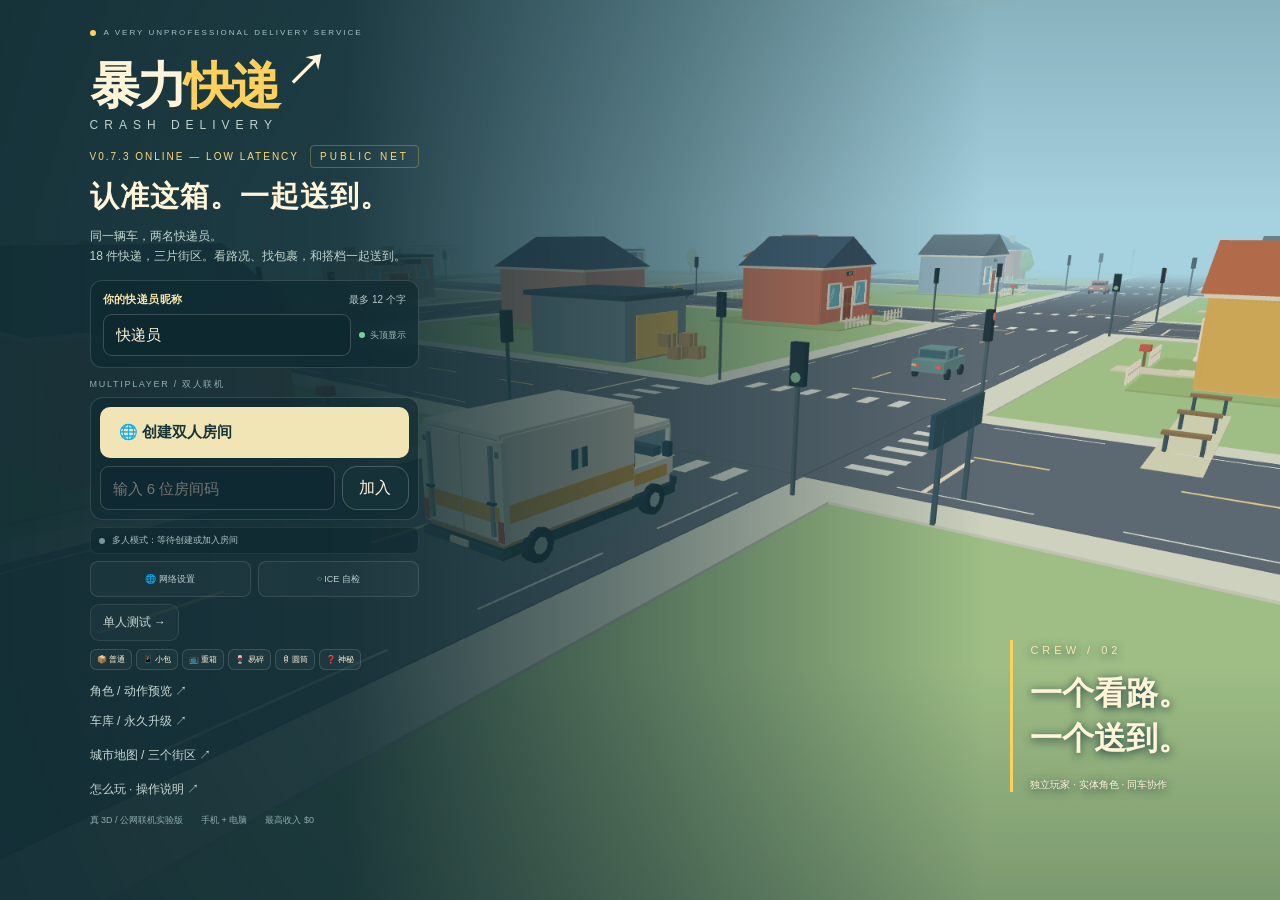
<file: artifacts/V0.7.3-ONLINE-LOW-LATENCY/index.html>
<!doctype html>
<html lang="zh-CN">
<head>
<meta charset="utf-8"><meta name="viewport" content="width=device-width,initial-scale=1,viewport-fit=cover">
<meta name="theme-color" content="#162e34"><meta name="apple-mobile-web-app-capable" content="yes">
<meta name="apple-mobile-web-app-status-bar-style" content="black-translucent">
<meta name="description" content="暴力快递 V0.7 城市交通：住宅、商业、工业三区，18 件任务包裹，路口转弯让行、事故清障及双人同车合作。">
<title>暴力快递 · V0.7.3 ONLINE · LOW LATENCY</title>
<script>window.CRASH_TURN_CREDENTIALS_URL='https://api.feelpal.app/turn-credentials';</script>
<style>:root{--ink:#16343a;--deep:#142b31;--gold:#ffd05b;--cream:#fff4d7;--muted:#abc2c4;--safeB:env(safe-area-inset-bottom,0px);--safeT:env(safe-area-inset-top,0px);--safeL:env(safe-area-inset-left,0px);--safeR:env(safe-area-inset-right,0px)}*{box-sizing:border-box}html,body{margin:0;width:100%;height:100%;overflow:hidden;background:var(--deep);color:var(--cream);font-family:Arial,"PingFang SC","Microsoft YaHei",sans-serif;user-select:none;-webkit-user-select:none;overscroll-behavior:none}button{font:inherit;color:inherit;cursor:pointer;border:0;-webkit-tap-highlight-color:transparent;touch-action:none}button:focus-visible,canvas:focus-visible{outline:2px solid var(--gold);outline-offset:3px}button:disabled{opacity:.42;cursor:default}button:active{transform:translateY(1px)}.hidden{display:none!important}#game,#world,#overlay,#hud,#vignette{position:absolute;inset:0;width:100%;height:100%}#world{touch-action:none;display:block;outline:none}#overlay,#hud,#vignette{pointer-events:none}#vignette{background:linear-gradient(#133c4235,transparent 24%,transparent 74%,#142b3140)}#hud button,#hud .joystick{pointer-events:auto}.control{background:#16343ae8;border:1px solid #ffffff36;border-radius:15px;box-shadow:0 2px 0 #0e292849;min-width:44px;min-height:44px;display:flex;align-items:center;justify-content:center}.control.pressed,.control.active{background:var(--gold);color:var(--ink);border-color:#ffe6a6}.statusbar{position:absolute;left:max(16px,var(--safeL));top:calc(10px + var(--safeT));height:44px;display:flex;align-items:center;gap:17px;border-radius:13px;background:#142f37e5;padding-left:13px;font-size:14px;border:1px solid #ffffff25}.viewtag{font-size:11px;letter-spacing:1px;color:var(--gold);padding-right:12px;border-right:1px solid #ffffff2a}.stat small{font-size:10px;color:var(--muted);margin-left:4px}.money{color:var(--gold)}.statusbar b,.time{font-variant-numeric:tabular-nums}.time{font-size:12px;color:#d2e0dc}.pause{border:0;border-left:1px solid #ffffff25;border-radius:0 12px 12px 0;background:transparent;font-size:18px}.route{position:absolute;top:calc(62px + var(--safeT));left:max(16px,var(--safeL));height:35px;max-width:310px;display:flex;align-items:center;gap:11px;background:#16343ad2;border-radius:9px;padding:0 12px;font-size:12px}.route>b{white-space:nowrap;overflow:hidden;text-overflow:ellipsis;font-weight:500}.route>span:first-child{color:var(--gold);font-size:17px}.route>span:last-child{color:var(--gold);white-space:nowrap}.statuschips{position:absolute;left:max(17px,var(--safeL));top:calc(105px + var(--safeT));display:flex;gap:5px;flex-wrap:wrap;max-width:calc(100% - 120px)}.statuschips>span{background:#17373ac9;border:1px solid #ffffff12;padding:4px 7px;border-radius:5px;font-size:9px;white-space:nowrap}.statuschips>.warn{background:#9f552ce8;color:#fff2cf}.statuschips>.on{color:#ffdb81}.mapPanel{position:absolute;right:max(17px,var(--safeR));top:calc(12px + var(--safeT));width:106px;padding:6px;border-radius:12px;background:#16343adb;border:1px solid #ffffff22}.mapPanel canvas{width:100%;height:auto;display:block;border-radius:7px}.mapPanel small{display:block;font-size:9px;color:#b1c8c5;text-align:center;margin:4px 0 1px}.mapPanel small span{color:var(--gold)}#risk{position:absolute;left:50%;top:calc(20px + var(--safeT));transform:translateX(-50%);background:#934829ec;border:1px solid #ffd68e77;border-radius:8px;padding:8px 12px;font-size:12px;white-space:nowrap}#toast{position:absolute;top:23%;left:50%;transform:translate(-50%,-8px);opacity:0;transition:opacity .15s,transform .15s;background:#16343af2;border:1px solid #ffd05b5b;max-width:min(370px,85%);min-width:230px;padding:15px 22px;border-radius:13px;text-align:center}#toast.show{opacity:1;transform:translate(-50%,0)}#toast b{display:block;color:var(--gold);font-size:24px}#toast span{display:block;font-size:11px;line-height:1.7;margin-top:5px;color:#dce8df}#hint{position:absolute;bottom:calc(154px + var(--safeB));left:50%;transform:translateX(-50%);background:#17343acf;color:#f7f2d9;border-radius:10px;padding:7px 12px;font-size:11px;line-height:1.55;text-align:center;max-width:min(430px,70%);width:max-content}.telemetry{position:absolute;left:50%;bottom:calc(45px + var(--safeB));transform:translateX(-50%);display:flex;align-items:baseline;gap:4px;text-shadow:0 2px 10px #17373a}.telemetry strong{font-size:42px;line-height:1;font-variant-numeric:tabular-nums;letter-spacing:-1px}.telemetry small{font-size:9px;color:#d0e0dc}.healthtrack{position:absolute;width:70px;bottom:-12px;left:0;height:3px;background:#1c3439b0;border-radius:3px;overflow:hidden}.healthtrack i{display:block;height:100%;width:100%;background:#afd5b5}.driveLeft{position:absolute;left:max(23px,var(--safeL));bottom:calc(25px + var(--safeB))}.driveRight{position:absolute;right:max(23px,var(--safeR));bottom:calc(25px + var(--safeB));display:flex;flex-direction:column;align-items:flex-end;gap:10px}.steering,.pedals{display:flex;gap:8px}.steering button{width:64px;height:58px;font-size:21px}.pedals button{width:64px;height:58px;font-size:12px}.pedals .gas{background:#eff0dfe8;color:var(--ink);border-color:#faf9dd}.pedals .gas.pressed{background:var(--gold)}.driveTools{margin-bottom:9px;display:flex;gap:7px}.tool{gap:5px;padding:0 13px;font-size:18px}.tool small{font-size:11px}.enter{gap:7px;background:var(--gold);color:var(--ink);padding:0 13px;height:48px;border-color:#ffe7a7}.enter span{font-size:24px}.enter b{font-size:12px}.keyhelp{position:absolute;bottom:6px;left:50%;transform:translateX(-50%);font-size:10px;color:#fff5d8bd;white-space:nowrap}kbd{font:inherit;font-size:10px;opacity:.65;border:1px solid currentColor;padding:1px 4px;border-radius:4px;margin-left:3px}.joystick{position:absolute;width:128px;height:128px;left:max(23px,var(--safeL));bottom:calc(26px + var(--safeB));touch-action:none}.stickring{position:absolute;inset:5px;background:#173b3ba9;border:1px solid #ffffff3f;border-radius:50%;pointer-events:none}.stickthumb{position:absolute;left:44px;top:44px;width:40px;height:40px;border-radius:50%;background:#e1e9dabb;border:1px solid #ffffff6a;pointer-events:none}.joystick small{position:absolute;left:0;right:0;bottom:-7px;text-align:center;font-size:8px;color:#fff4d5a0;pointer-events:none}.walk{position:absolute;background:transparent;border:0;width:44px;height:44px;font-size:10px;color:#fff9df8a;border-radius:50%;touch-action:none}.walk.up{left:42px;top:-2px}.walk.down{left:42px;bottom:-2px}.walk.left{left:-2px;top:42px}.walk.right{right:-2px;top:42px}.walk.pressed{background:#ffd05b66;color:#fff4d5}.cargoActions{position:absolute;right:max(23px,var(--safeR));bottom:calc(25px + var(--safeB));display:flex;flex-direction:column;align-items:flex-end;gap:7px}.smallAct{font-size:11px;border-radius:10px;min-width:66px;padding:0 10px;min-height:44px}.interact{background:#f2f1deef;color:var(--ink);gap:6px;padding:0 14px;height:49px;font-size:12px}.interact span{font-size:18px}.throw{background:var(--gold);color:var(--ink);width:82px;height:80px;border-radius:23px;border:2px solid #ffe6a6;flex-direction:column;gap:1px;box-shadow:0 4px 0 #a9833999}.throw span{font-size:30px;line-height:28px}.throw b{font-size:13px}.throw.charging{background:#ffefaa;transform:translateY(2px);box-shadow:none}.powertrack{width:82px;height:4px;background:#102e32ad;border-radius:3px;overflow:hidden}.powertrack i{display:block;width:0;height:100%;background:var(--gold)}.rearControls{position:absolute;left:50%;bottom:calc(91px + var(--safeB));transform:translateX(-50%);text-align:center}.rearControls small{font-size:8px;display:block;color:#ebf1d8;margin-bottom:4px;text-shadow:0 1px 4px #1c3037}.rearControls>div{display:flex;gap:5px}.doorToggle{font-size:11px;min-width:44px;min-height:44px;border-radius:10px}.doorToggle.open{background:#955c30dd;border-color:#e7ad7150}#crosshair{position:absolute;top:50%;left:50%;width:18px;height:18px;transform:translate(-50%,-50%);border:1px solid #fff6d99c;border-radius:50%;box-shadow:0 0 3px #193d41}#crosshair i{position:absolute;width:3px;height:3px;border-radius:50%;background:#fff1b2;top:6px;left:6px}#crosshair.locked{border-color:#ffd05b;width:25px;height:25px}#crosshair.locked i{left:10px;top:10px}#focusLabel{position:absolute;top:calc(50% + 22px);left:50%;transform:translateX(-50%);font-size:11px;background:#123339d9;border-radius:6px;padding:5px 8px;white-space:nowrap;max-width:90%;text-overflow:ellipsis;overflow:hidden}#focusLabel:empty{display:none}.screen{position:absolute;inset:0;z-index:10}.menuScreen{padding:36px 7%;display:flex;align-items:center;background:linear-gradient(90deg,#112d34f5,#112d34e7 27%,#112d3480 51%,#112d3400 77%)}.menuCopy{max-width:490px}.eyebrow{color:#a5c2c2;font-size:9px;letter-spacing:2px;display:flex;align-items:center;gap:8px}.eyebrow i{width:6px;height:6px;background:var(--gold);border-radius:50%}.menuCopy h1{font-size:66px;letter-spacing:-3px;line-height:1.05;margin:22px 0 8px;font-weight:900;white-space:nowrap}.menuCopy h1 span{color:var(--gold)}.menuCopy h1 sup{font-size:42px;margin-left:7px}.englishTitle{font-size:12px;color:#c0d2cd;letter-spacing:6px}.edition{font-size:10px;letter-spacing:2px;margin:22px 0 0;color:#ffd972;display:flex;align-items:center;gap:11px}.edition span{padding:5px 9px;border:1px solid #ffd05b4a;border-radius:4px;font-size:10px;letter-spacing:3px}.menuCopy h2{font-size:39px;line-height:1.27;letter-spacing:1px;margin:15px 0 18px}.menuCopy p{font-size:13px;line-height:1.9;color:#c2d5cf;margin:0 0 25px}.menuCopy em{font-style:normal;color:#e9d4a6}.primary{display:block;border-radius:10px;width:100%;max-width:332px;padding:16px 19px;min-height:50px;background:var(--gold);color:var(--ink);font-size:15px;font-weight:800;text-align:left}.secondary{display:block;background:transparent;color:#c8d9d4;font-size:12px;padding:14px 0;min-height:44px;text-align:left}.menuFooter{font-size:9px;display:flex;gap:18px;color:#8cacae;flex-wrap:wrap;margin-top:8px}.menuStamp{position:absolute;right:7%;bottom:12%;padding-left:17px;border-left:3px solid var(--gold);text-shadow:0 2px 10px #15333d}.menuStamp>span{font-size:11px;letter-spacing:4px;color:#f9e6b3}.menuStamp strong{display:block;font-size:32px;line-height:1.4;margin:13px 0}.menuStamp small{font-size:10px}.modalScreen{background:#112830e8;display:flex;align-items:center;justify-content:center;padding:max(15px,var(--safeT)) 17px max(15px,var(--safeB));backdrop-filter:blur(6px)}.modal{background:#1a3940;border:1px solid #ffffff1c;border-radius:20px;padding:28px;max-width:470px;width:100%;max-height:100%;overflow:auto}.modal h2{font-size:25px;line-height:1.3;margin:16px 0}.modal p{font-size:12px;color:#b6cecb;line-height:1.8}.modal .primary{max-width:none}.modal>.primary{margin-top:20px}.settings{display:grid;grid-template-columns:1fr 1fr;gap:8px;margin-top:18px}.settings button{background:#ffffff0b;border:1px solid #ffffff22;border-radius:9px;padding:12px 7px;font-size:11px;min-height:46px}.fineprint{font-size:10px!important;color:#90b2b3!important}.resolution{font-size:10px!important;color:#e6d5a2!important;letter-spacing:.4px}.helpRows>div{border-bottom:1px solid #ffffff13;padding:10px 0}.helpRows b{color:var(--gold);font-size:12px}.helpRows p{font-size:11px;margin:5px 0 0}.endMark{color:var(--gold);font-size:54px}.endStats{display:flex;justify-content:space-between;gap:18px;margin:18px 0}.endStats small{color:var(--muted);display:block;font-size:10px}.endStats strong{color:var(--gold);display:block;font-size:24px;margin-top:7px}.noscript{position:absolute;inset:0;background:var(--deep);padding:40px;display:grid;place-items:center;z-index:99}
@media(hover:hover){button:not(:disabled):hover{filter:brightness(1.1)}}
@media(pointer:coarse),(max-width:760px){kbd,.keyhelp{display:none}.statusbar{left:max(10px,var(--safeL));top:calc(8px + var(--safeT));gap:13px;height:42px;padding-left:11px;font-size:13px}.viewtag{font-size:10px;padding-right:9px}.route{left:max(10px,var(--safeL));top:calc(57px + var(--safeT));font-size:11px;max-width:270px;height:32px}.statuschips{left:max(11px,var(--safeL));top:calc(96px + var(--safeT))}.statuschips>span{font-size:8px;padding:3px 6px}.mapPanel{width:78px;right:max(10px,var(--safeR));top:calc(9px + var(--safeT));padding:5px;border-radius:10px}.mapPanel small{font-size:7px}.driveLeft{left:max(12px,var(--safeL));bottom:calc(15px + var(--safeB))}.driveRight{right:max(12px,var(--safeR));bottom:calc(15px + var(--safeB));gap:8px}.steering,.pedals{gap:6px}.steering button,.pedals button{width:52px;height:52px;border-radius:14px}.pedals button{font-size:11px}.steering button{font-size:18px}.tool{min-height:44px;font-size:17px;padding:0 10px;gap:5px}.tool small{font-size:10px}.enter{height:46px;min-width:108px;padding:0 11px;border-radius:13px}.enter b{font-size:11px}.enter span{font-size:19px}.driveTools{margin-bottom:8px}.telemetry{bottom:calc(33px + var(--safeB))}.telemetry strong{font-size:33px}.telemetry small{font-size:8px}.healthtrack{width:56px;bottom:-9px}#hint{bottom:calc(151px + var(--safeB));font-size:10px;max-width:75%;padding:7px 10px}#toast{top:24%;min-width:200px;padding:12px 17px}#toast b{font-size:21px}#toast span{font-size:10px}#risk{top:calc(125px + var(--safeT));font-size:10px;max-width:90%;padding:6px 10px}.joystick{left:max(9px,var(--safeL));bottom:calc(15px + var(--safeB));transform:scale(.92);transform-origin:left bottom}.cargoActions{right:max(12px,var(--safeR));bottom:calc(15px + var(--safeB));gap:6px}.throw{width:76px;height:73px;border-radius:22px}.throw span{font-size:28px}.powertrack{width:76px}.interact{padding:0 10px;font-size:11px;height:46px}.interact span{font-size:16px}.smallAct{font-size:10px;min-width:65px;min-height:44px}.rearControls{bottom:calc(98px + var(--safeB))}.rearControls>div{gap:3px}.doorToggle{min-width:44px;min-height:44px}.rearControls small{font-size:8px}#focusLabel{font-size:10px}.mapPanel small{margin:2px 0 0}}
@media(max-width:600px) and (orientation:portrait){.statusbar{right:max(10px,var(--safeR));gap:12px;justify-content:space-between}.statusbar .pause{flex-shrink:0}.viewtag{letter-spacing:0}.time{font-size:11px}.route{right:94px;max-width:none}.route #distance{margin-left:auto}.mapPanel{top:calc(57px + var(--safeT));width:74px}.statuschips{max-width:calc(100% - 96px);gap:4px;top:calc(96px + var(--safeT))}.statuschips>span{padding:3px 5px}.menuScreen{padding:30px 7%;background:linear-gradient(90deg,#112d34e8 0%,#112d34b8 46%,#112d3426 100%)}.menuCopy h1{font-size:48px;margin-top:21px}.menuCopy h1 sup{font-size:32px;margin-left:6px}.englishTitle{font-size:9px;letter-spacing:4px}.menuCopy h2{font-size:34px;margin:18px 0 17px}.menuCopy p{font-size:12px;margin-bottom:25px}.eyebrow{font-size:7px;letter-spacing:1px}.edition{margin-top:24px}.menuFooter{font-size:8px;gap:13px}.menuStamp{display:none}.menuCopy{max-width:100%;width:100%}.menuCopy .primary{max-width:100%}.modal{padding:23px 20px}.modal h2{font-size:23px}#risk{top:calc(141px + var(--safeT))}#hud[data-view=cargo] #hint{bottom:calc(170px + var(--safeB));max-width:66%;left:44%}#hud[data-view=cargo] .telemetry{bottom:calc(29px + var(--safeB))}.rearControls{bottom:calc(98px + var(--safeB))}}
@media(max-width:360px) and (orientation:portrait){.statusbar{gap:8px;padding-left:9px;font-size:12px}.viewtag{padding-right:6px;font-size:9px}.steering button,.pedals button{width:47px;height:49px}.enter{min-width:100px}.driveLeft,.joystick{left:8px}.driveRight,.cargoActions{right:8px}.statuschips>span{font-size:7px}.telemetry strong{font-size:29px}.telemetry small{font-size:7px}.rearControls{left:50%;bottom:calc(96px + var(--safeB))}.rearControls>div{gap:2px}.joystick{transform:scale(.82)}.menuCopy h1{font-size:41px}.menuCopy h2{font-size:28px}.menuCopy p{font-size:11px}.menuCopy h1 sup{font-size:26px}.edition{margin-top:18px}.menuCopy p{margin-bottom:20px}.eyebrow{font-size:6px}.primary{font-size:13px}.menuCopy h1{margin-top:17px}.mapPanel{width:66px;right:9px}.route{right:84px}.route>b{font-size:10px}.statuschips{max-width:calc(100% - 80px)}.throw{width:68px;height:67px}.powertrack{width:68px}.interact{padding:0 8px;font-size:10px}#hint{font-size:9px}#focusLabel{font-size:9px}}
@media(max-height:540px) and (orientation:landscape){.statusbar{top:calc(7px + var(--safeT));height:42px}.route{top:calc(55px + var(--safeT));height:29px;max-width:260px}.statuschips{top:calc(89px + var(--safeT))}.mapPanel{width:73px;top:calc(8px + var(--safeT))}.mapPanel small{display:none}#risk{top:calc(12px + var(--safeT));left:60%;font-size:10px}.driveLeft,.driveRight{bottom:calc(10px + var(--safeB))}.driveTools{margin-bottom:5px}.driveRight{gap:5px}.steering button,.pedals button{height:46px;width:49px}.enter{height:44px}.telemetry{bottom:calc(23px + var(--safeB))}.telemetry strong{font-size:29px}#hint{bottom:calc(48px + var(--safeB));max-width:38%;font-size:9px;left:47%}.joystick{bottom:calc(10px + var(--safeB));transform:scale(.83)}.cargoActions{bottom:calc(11px + var(--safeB));display:grid;grid-template-columns:auto auto;gap:5px;align-items:end}.cargoActions .throw{grid-column:2;grid-row:1 / span 2;width:69px;height:69px}.cargoActions .powertrack{grid-column:2;width:69px}.cargoActions .smallAct{min-height:44px;font-size:9px}.cargoActions .interact{min-height:44px;height:44px;font-size:10px;grid-column:1}.cargoActions #assistAimBtn{grid-column:1;grid-row:1}.cargoActions #dropBtn{grid-column:1;grid-row:2}.rearControls{left:30%;bottom:calc(14px + var(--safeB))}#toast{top:32%;min-width:210px;padding:9px 16px}#toast b{font-size:19px}#toast span{font-size:9px}#focusLabel{font-size:10px;top:calc(50% + 19px)}.menuScreen{padding:20px 5%}.menuCopy h1{font-size:43px;margin:10px 0 5px}.menuCopy h1 sup{font-size:28px}.englishTitle{font-size:9px;letter-spacing:4px}.eyebrow{font-size:7px}.edition{margin:13px 0 0;font-size:8px}.edition span{font-size:8px;padding:3px 7px}.menuCopy h2{font-size:25px;line-height:1.18;margin:10px 0}.menuCopy h2 br{display:none}.menuCopy p{font-size:10px;line-height:1.65;margin-bottom:13px}.menuCopy .primary{padding:12px 17px;min-height:44px;font-size:12px;max-width:295px}.menuCopy .secondary{padding:8px 0;min-height:36px;font-size:10px}.menuFooter{font-size:7px;margin-top:2px}.menuStamp{bottom:16%;right:7%}.menuStamp strong{font-size:23px}.menuStamp small{font-size:8px}.modal{padding:21px}.modal h2{font-size:22px}.keyhelp{display:none}}
@media(prefers-reduced-motion:reduce){*{transition:none!important;animation:none!important}}

/* Multiplayer V0.2 UI: desktop + portrait/landscape safe areas. */
.menuScreen{overflow-y:auto}.menuCopy h1{font-size:56px;margin-top:12px}.menuCopy h2{font-size:35px;margin:12px 0}.edition{margin-top:15px}.menuCopy p{margin-bottom:16px}.menuLinks{display:flex;gap:18px;flex-wrap:wrap}.menuLinks .secondary{padding:10px 0 2px;min-height:34px}.menuFooter{margin-bottom:6px}#netStatus{max-width:360px;line-height:1.65}#roomCode{touch-action:manipulation;user-select:text;-webkit-user-select:text}.roomStrip{position:absolute;top:calc(134px + var(--safeT));left:max(16px,var(--safeL));display:flex;align-items:center;gap:6px;border:1px solid #e1efd329;border-radius:8px;background:#14303ce3;font-size:10px;padding:3px 4px 3px 8px;max-width:calc(100% - 30px)}.onlineDot{width:5px;height:5px;flex-shrink:0;background:#9adab1;border-radius:50%}.roomStrip button{font-size:10px;background:#39565d;border-radius:5px;min-height:30px;padding:0 9px;pointer-events:auto}.driveTools{max-width:180px}.wardrobe{pointer-events:none}.wardrobe header{position:absolute;left:5%;top:6%;pointer-events:none}.wardrobe h2{font-size:32px;margin:12px 0 7px}.wardrobe h2 span{font-size:10px;margin-left:12px;color:#a5c6c8;font-weight:400}.wardrobe p{font-size:11px;color:#9fbfc0}.galleryClose{position:absolute;right:5%;top:5%;font-size:12px;padding:0 17px;pointer-events:auto}.avatarCaption{position:absolute;left:8%;top:42%;display:flex;flex-direction:column;gap:9px}.avatarCaption small{font-size:10px;letter-spacing:2px;color:#a3c4c8}.avatarCaption strong{font-size:24px;color:#ffdc88}.avatarCaption span{font-size:11px;color:#c9d9d4}.poseDock{pointer-events:auto;position:absolute;left:50%;bottom:calc(23px + var(--safeB));transform:translateX(-50%);width:min(510px,90%);background:#122d38ed;border:1px solid #d3e7df33;border-radius:17px;padding:13px;backdrop-filter:blur(10px)}.crewSelect{display:flex;align-items:center;gap:8px;margin-bottom:10px}.crewSelect button,.poseGrid button{background:#ffffff09;border:1px solid #dae8d52b;border-radius:8px;min-height:40px;padding:0 10px;font-size:11px}.crewSelect>span{margin-left:auto;font-size:9px;color:#91b1b5}.crewSelect .active,.poseGrid .active{background:#f3ca6c;color:#163840;border-color:#ffe4a0}.poseGrid{display:grid;grid-template-columns:repeat(4,1fr);gap:6px}.wardrobe .eyebrow{letter-spacing:2px}#game[data-online=true] #risk{top:calc(172px + var(--safeT))}
@media(max-width:600px) and (orientation:portrait){.menuScreen{padding:22px 7%;align-items:center}.menuCopy h1{font-size:45px;margin:8px 0}.menuCopy h2{font-size:30px;line-height:1.14;margin:11px 0}.menuCopy h2 br{display:none}.edition{margin-top:15px}.menuCopy p{font-size:11px;line-height:1.75;margin-bottom:12px}.menuCopy .primary{min-height:44px;padding:13px 15px}.menuCopy .secondary{font-size:11px}.menuLinks{gap:15px}.roomStrip{left:10px;top:calc(136px + var(--safeT));font-size:9px;gap:5px;max-width:calc(100% - 20px)}.roomStrip button{font-size:9px;min-height:30px}.wardrobe header{top:5%;left:6%}.wardrobe h2{font-size:25px}.wardrobe h2 span{display:block;margin:6px 0 0}.wardrobe p{font-size:10px}.galleryClose{right:5%;font-size:10px;padding:0 12px}.avatarCaption{left:7%;top:24%;gap:6px}.avatarCaption strong{font-size:17px}.avatarCaption small{font-size:8px}.avatarCaption span{font-size:10px}.poseDock{bottom:calc(14px + var(--safeB));padding:10px;width:92%}.crewSelect>span{font-size:8px}.crewSelect button,.poseGrid button{font-size:10px;padding:0 8px;min-height:38px}}
@media(max-height:680px) and (orientation:portrait){.menuScreen{align-items:flex-start;padding-top:14px}.menuCopy h1{font-size:39px}.menuCopy p{line-height:1.6}.menuCopy .secondary{padding-top:7px;padding-bottom:7px;min-height:30px}.edition{margin-top:10px}.menuCopy .primary{padding:11px 14px}}
@media(max-height:540px) and (orientation:landscape){.menuScreen{align-items:flex-start;padding:16px 5%}.menuCopy h1{font-size:35px;margin:8px 0}.menuCopy{max-width:425px}.menuCopy h2{font-size:22px;margin:8px 0}.menuCopy p{display:none}.edition{margin-top:9px}.menuCopy .primary{padding:10px 15px;min-height:40px;max-width:295px}.menuLinks .secondary{min-height:25px;font-size:10px}.menuCopy .secondary{padding:6px 0;min-height:27px}.menuStamp{right:6%;bottom:25%}.roomStrip{top:calc(113px + var(--safeT));font-size:9px}.wardrobe header{top:7%;left:5%}.wardrobe h2{font-size:23px}.avatarCaption{left:5%;top:44%}.avatarCaption strong{font-size:19px}.poseDock{left:auto;right:4%;transform:none;width:225px;bottom:6%;padding:10px}.crewSelect{flex-wrap:wrap}.crewSelect>span{display:none}.poseGrid{grid-template-columns:repeat(2,1fr)}.poseGrid button,.crewSelect button{min-height:34px;font-size:10px}.galleryClose{top:5%;right:4%}#game[data-online=true] #risk{top:calc(8px + var(--safeT));left:60%}}


/* V0.7 ONLINE additions */
.packageLegend{display:flex;gap:5px;flex-wrap:wrap;margin:8px 0 0}.packageLegend span{font-size:9px;padding:4px 6px;border:1px solid #ffffff22;border-radius:6px;background:#ffffff08}.garageMoney{color:var(--gold)}.garageGrid{display:grid;grid-template-columns:1fr 1fr;gap:7px;margin:12px 0}.garageGrid button{background:#ffffff0b;border:1px solid #ffffff22;border-radius:9px;min-height:54px;padding:8px;text-align:left}.garageGrid b,.garageGrid span{display:block}.garageGrid span{font-size:9px;color:#b9cfca;margin-top:3px}.conditionChip{color:#ffdc88!important}

/* V0.7 ONLINE Multiplayer lobby + nickname + performance UI */
.profileSetup{max-width:332px;margin:14px 0 10px;padding:11px 12px;border:1px solid #ffffff24;border-radius:12px;background:#0f2a31a8;backdrop-filter:blur(7px)}
.profileSetup label{display:flex;align-items:center;justify-content:space-between;gap:12px;font-size:10px;color:#b7ccca;margin-bottom:7px}.profileSetup label b{font-size:11px;color:#f7e3a7;letter-spacing:.4px}.nicknameRow{display:flex;align-items:center;gap:8px}.nicknameRow input{min-width:0;flex:1;height:42px;border:1px solid #ffffff30;border-radius:9px;background:#0e2830;color:#fff4d7;padding:0 12px;font:inherit;font-size:15px;outline:none}.nicknameRow input:focus{border-color:#ffd05b99;box-shadow:0 0 0 2px #ffd05b1d}.nicknameBadge{flex:0 0 auto;font-size:9px;color:#9fb9ba;white-space:nowrap}.nicknameBadge i{display:inline-block;width:6px;height:6px;border-radius:50%;background:#72d39e;margin-right:5px}.lobbyLabel{font-size:9px;letter-spacing:1.7px;color:#91b1b4;margin:9px 0 6px}.multiplayerPanel{max-width:332px;padding:9px;border:1px solid #ffffff20;border-radius:13px;background:#102b33a8}.multiplayerPanel .primary{max-width:none}.joinRow{display:flex;gap:7px;margin-top:8px}.joinRow input{min-width:0;flex:1;border:1px solid #ffffff2d;border-radius:9px;background:#0e2931;color:#fff4d7;padding:0 12px;font:inherit;font-size:15px;height:44px}.joinRow .control{min-width:67px}.soloLink{max-width:332px;margin-top:7px!important;text-align:center!important;border:1px solid #ffffff17!important;border-radius:9px!important;padding:9px 12px!important;background:#ffffff06!important}.netStatusPill{max-width:332px;display:flex;align-items:center;gap:7px;font-size:9px!important;color:#abc2c4!important;margin:7px 0 0!important;min-height:25px!important;padding:5px 8px;border-radius:7px;background:#0f2930a3;border:1px solid #ffffff12}.netStatusPill:before{content:'';width:6px;height:6px;border-radius:50%;background:#78979a;flex:0 0 auto}.packageLegend{max-width:332px;margin-top:8px!important;gap:4px!important}.packageLegend span{font-size:8px!important;padding:4px 6px!important}
.roomStrip{gap:7px!important;padding:4px 5px 4px 7px!important;max-width:min(620px,calc(100% - 30px))!important}.crewHud{display:flex;align-items:center;gap:6px;min-width:0}.crewDot{width:7px;height:7px;border-radius:50%;flex:0 0 auto}.crewDot.local{background:#efae3f}.crewDot.remote{background:#55b8d3}.crewHudText{display:flex;flex-direction:column;min-width:0;line-height:1.1}.crewHudText strong{font-size:10px;max-width:105px;overflow:hidden;text-overflow:ellipsis;white-space:nowrap;color:#fff1c6}.crewHudText small{font-size:7px;color:#95b5b7;margin-top:2px}.roomDivider{width:1px;height:20px;background:#ffffff20;flex:0 0 auto}.roomMeta{font-size:8px;color:#94b2b5;white-space:nowrap}.roomStrip #waveBtn{min-width:35px!important;padding:0 8px!important;font-size:15px!important}
.nameplate{position:absolute;pointer-events:none;transform:translate(-50%,-100%);padding:5px 8px 4px;border-radius:8px;background:#102d35e8;border:1px solid #ffffff35;box-shadow:0 2px 10px #0d242b66;white-space:nowrap;text-align:center}.nameplate b{display:block;font-size:11px;color:#fff2c8;line-height:1.15}.nameplate small{display:block;font-size:8px;color:#a9c5c6;margin-top:2px}.nameplate.blue{border-color:#70d0e75c}.nameplate.orange{border-color:#f2bd6263}
@media(max-width:600px) and (orientation:portrait){.profileSetup,.multiplayerPanel,.netStatusPill,.soloLink{max-width:none;width:100%}.packageLegend{display:none}.profileSetup{margin:10px 0 7px;padding:9px 10px}.nicknameRow input{height:40px;font-size:16px}.lobbyLabel{margin:7px 0 5px}.multiplayerPanel{padding:7px}.menuCopy p{margin-bottom:10px!important}.roomStrip{top:calc(132px + var(--safeT));left:10px!important;right:10px!important;max-width:none!important;width:auto!important}.roomMeta{display:none}.crewHudText strong{max-width:86px}.crewHudText small{font-size:6px}.roomDivider{height:18px}.nicknameBadge{font-size:8px}}
@media(max-height:540px) and (orientation:landscape){.profileSetup{position:absolute;left:5%;top:184px;width:295px;margin:0;padding:7px 9px}.profileSetup label{margin-bottom:4px}.nicknameRow input{height:36px}.lobbyLabel{display:none}.multiplayerPanel{position:absolute;left:5%;top:263px;width:295px;padding:6px}.multiplayerPanel .primary{min-height:36px!important;padding:8px 12px!important}.joinRow{margin-top:5px}.joinRow input{height:36px}.netStatusPill{position:absolute;left:5%;top:348px;width:295px;margin:0!important;min-height:21px!important}.soloLink{position:absolute;left:315px;top:263px;width:110px;margin:0!important;min-height:36px!important}.packageLegend{display:none}.menuLinks{position:absolute;left:315px;top:305px;display:block}.menuLinks .secondary,#garageBtn,#helpBtn{font-size:9px!important;min-height:25px!important;padding:4px 0!important}.roomStrip{top:calc(86px + var(--safeT))}}

/* V0.6: clear canvas, contextual actions and a compact opt-in job sheet. */
#game{height:100%;height:100dvh}#errorScreen{z-index:90}
.route{pointer-events:auto;height:40px;padding-right:3px;max-width:390px}
.route>button{border:1px solid #d3e1cc3b;background:#31515a;font-size:11px;min-width:44px;min-height:34px;border-radius:7px;margin-left:3px}
.route #distance{margin-left:auto}.route b{max-width:205px}
.mobility{position:absolute;right:max(23px,var(--safeR));bottom:calc(246px + var(--safeB));background:#335d66e8}
.taskBadge{position:absolute;left:50%;top:calc(155px + var(--safeT));transform:translateX(-50%);font-size:11px;color:#d0efce;background:#1c4149ed;border:1px solid #a9d29a55;padding:7px 11px;border-radius:8px;max-width:80%;text-align:center;white-space:nowrap}
.taskBadge.mismatch{background:#765035ed;color:#ffe1aa;border-color:#efc28577}
.workProgress{position:absolute;left:50%;top:58%;transform:translateX(-50%);width:210px;padding:10px;border-radius:10px;background:#15353aed;text-align:center;font-size:12px}
.workProgress>div{height:5px;margin-top:8px;background:#718b8966;border-radius:6px;overflow:hidden}.workProgress i{height:100%;display:block;background:#ffd05b;width:0}
.manifest{position:absolute;z-index:8;top:calc(65px + var(--safeT));right:max(18px,var(--safeR));width:360px;max-width:calc(100% - 24px);max-height:calc(100% - 96px - var(--safeT) - var(--safeB));overflow:auto;background:#14313bee;border:1px solid #9eb6ad69;border-radius:18px;padding:18px;box-shadow:0 15px 40px #071f2855;backdrop-filter:blur(10px)}
.manifest header{display:flex;gap:12px;justify-content:space-between;align-items:center}.manifest h2{font-size:19px;letter-spacing:.3px;margin:8px 0 0}.manifest header small{font-size:8px;letter-spacing:1.5px;color:#adc9c8}.manifest p,.manifest footer{font-size:10px;line-height:1.7;color:#adc9c8}.manifest header button{font-size:22px;flex-shrink:0}
#orderList{display:grid;gap:6px;margin:12px 0}.job{min-height:58px;background:#ffffff07;border:1px solid #acc4b827;border-radius:10px;display:flex;align-items:center;gap:10px;text-align:left;padding:9px 10px;color:#eff0dc;touch-action:manipulation}.job>strong{font-size:22px;color:#ffe0a1;letter-spacing:1px}.jobText{display:flex;flex-direction:column;gap:4px;flex:1;min-width:0}.jobText b{font-size:12px}.jobText small{font-size:9px;color:#aec4c7}.jobLocation{font-size:9px;color:#c1d5ca;white-space:nowrap}.job.selected{background:#ffe2a211;border-color:#f5d18ea6}.job.complete{opacity:.55}.job.complete strong{color:#b0d7b1}
[data-view=outside] .telemetry{display:none}.menuCopy h2{font-size:32px}
@media(pointer:coarse),(max-width:760px){
 .route{height:38px;top:calc(55px + var(--safeT));max-width:calc(100% - 94px)}.route b{max-width:140px;font-size:10px}.route>button{min-height:34px;font-size:10px;margin-left:0;padding:0 7px}
 .statuschips{top:calc(99px + var(--safeT))}.mobility{right:max(12px,var(--safeR));bottom:calc(240px + var(--safeB));font-size:10px;min-height:44px}
 .taskBadge{top:calc(193px + var(--safeT));font-size:9px;padding:5px 8px;max-width:88%}.manifest{right:12px;top:calc(54px + var(--safeT));padding:14px}.manifest h2{font-size:18px}
 #hud[data-view=cargo] #hint,#hud[data-view=outside] #hint{bottom:calc(154px + var(--safeB));left:45%;max-width:49%;font-size:9px}
 .cargoActions #interactBtn:not(.hidden){max-width:112px}.taskBadge{pointer-events:none}
}
@media(max-width:600px) and (orientation:portrait){
 .menuCopy h2{font-size:27px}.route{gap:5px;padding-left:8px;right:90px}.route #distance{font-size:10px}.route b{max-width:91px}.route>span:first-child{font-size:13px}.route>button{margin-left:0}
 .roomStrip{max-width:calc(100% - 20px)}.crewHudName{max-width:88px}.job{padding:8px;gap:7px}.jobText small{font-size:8px}
 .rearControls{left:47%;bottom:calc(94px + var(--safeB))}.rearControls small{display:none}.telemetry{bottom:calc(29px + var(--safeB));left:48%}
}
@media(max-width:360px) and (orientation:portrait){.route{right:82px;gap:3px;font-size:9px}.route b{max-width:70px}.route #distance{font-size:8px}.route>button{font-size:9px;min-width:44px}.jobLocation{font-size:8px}.taskBadge{font-size:8px}.rearControls{left:48%}.doorToggle{font-size:9px}}
@media(max-height:540px) and (orientation:landscape){
 .route{top:calc(54px + var(--safeT));height:34px}.route>button{min-height:30px}.statuschips{top:calc(94px + var(--safeT))}.taskBadge{top:calc(48px + var(--safeT));left:69%;max-width:45%}
 .mobility{right:max(23px,var(--safeR));bottom:calc(154px + var(--safeB));min-height:44px}
 .manifest{top:calc(12px + var(--safeT));max-height:calc(100% - 24px - var(--safeT) - var(--safeB));width:390px}.manifest p{margin:7px 0}#orderList{grid-template-columns:1fr 1fr}.job{gap:5px;padding:7px;flex-wrap:wrap}.job>strong{font-size:18px}.jobLocation{width:100%;margin-left:32px}.jobText small{font-size:8px}
 #hud[data-view=cargo] #hint,#hud[data-view=outside] #hint{bottom:calc(92px + var(--safeB));left:48%;max-width:40%;font-size:9px}.rearControls{left:33%;bottom:calc(14px + var(--safeB))}
}
/* Lobby has a naturally scrollable copy column; never center an over-height column off-screen. */
.menuScreen{align-items:flex-start;padding-top:28px;padding-bottom:24px}.menuCopy h1{font-size:50px;margin:12px 0 6px}.menuCopy h2{margin:12px 0;font-size:29px;line-height:1.15}.menuCopy h2 br{display:none}.menuCopy .edition{margin-top:13px}.menuCopy p{font-size:12px;line-height:1.7;margin:12px 0!important}.menuLinks{gap:13px}.menuCopy>.secondary{padding:9px 0;min-height:38px}.menuCopy .eyebrow{font-size:8px}
@media(max-width:600px) and (orientation:portrait){.menuScreen{padding:20px 7%}.menuCopy h1{font-size:43px}.menuCopy h2{font-size:25px}.menuCopy p{font-size:10px}.mapPanel{width:64px;top:calc(58px + var(--safeT))}.mapPanel small{display:none}.nicknameRow input,.joinRow input{font-size:16px}.menuCopy .eyebrow{font-size:7px;letter-spacing:1px}}
@media(max-height:540px) and (orientation:landscape){
 .menuScreen{display:block;padding:18px 5%;overflow-y:auto}.menuCopy{width:100%;max-width:none;display:grid;grid-template-columns:minmax(220px,1fr) minmax(240px,1fr);gap:5px 30px;align-content:start}
 .menuCopy>.eyebrow,.menuCopy>h1,.menuCopy>.englishTitle,.menuCopy>.edition,.menuCopy>h2,.menuCopy>p,.menuCopy>.menuFooter{grid-column:1}
 .menuCopy>.eyebrow{grid-row:1}.menuCopy>h1{grid-row:2;font-size:35px;margin:5px 0}.menuCopy>.englishTitle{grid-row:3}.menuCopy>.edition{grid-row:4}.menuCopy>h2{grid-row:5;font-size:22px}.menuCopy>p{display:none}.menuCopy>.menuFooter{grid-row:9}
 .profileSetup,.multiplayerPanel,.netStatusPill,.soloLink,.menuLinks{position:static!important;max-width:none;width:100%!important;margin:0!important;left:auto;top:auto}
 .profileSetup{grid-column:2;grid-row:1 / span 2}.multiplayerPanel{grid-column:2;grid-row:3 / span 3}.netStatusPill{grid-column:2;grid-row:6}.soloLink{grid-column:2;grid-row:7;min-height:40px!important}.menuLinks{grid-column:1;grid-row:6;display:flex;flex-wrap:wrap}.menuCopy>#garageBtn{grid-column:1;grid-row:7}.menuCopy>#helpBtn{grid-column:1;grid-row:8}
 .lobbyLabel{display:none}.menuStamp{display:none}.nicknameRow input,.joinRow input{font-size:16px!important;height:40px}.multiplayerPanel .primary{min-height:42px!important}.menuLinks .secondary,#garageBtn,#helpBtn{min-height:32px!important}.menuCopy .englishTitle{font-size:8px}
}

/* One additional line of route information, not a new dashboard. */
#mapOpenBtn{display:block;width:100%;min-width:44px;min-height:44px;padding:0;background:transparent;border:0;cursor:pointer;color:inherit}#mapOpenBtn small{margin-top:4px}
#districtChip{color:#cde6d1}.routeGuide{position:absolute;left:max(18px,var(--safeL));top:calc(107px + var(--safeT));font-size:11px;color:#e9e9d1;text-shadow:0 1px 3px #112d34;pointer-events:none}.statuschips{top:calc(130px + var(--safeT))}
.cityScreen{position:absolute;inset:0;z-index:25;display:flex;align-items:center;justify-content:center;padding:16px;background:#102b35c9;backdrop-filter:blur(5px)}
.citySheet{border:1px solid #d6e6d540;border-radius:20px;background:#173742;width:920px;max-width:100%;max-height:100%;overflow:auto;padding:22px;box-shadow:0 15px 65px #09273366}
.citySheet header{display:flex;align-items:center;justify-content:space-between;gap:15px}.citySheet h2{margin:7px 0;font-size:24px}.citySheet header small{font-size:9px;letter-spacing:2px;color:#b5cece}.citySheet header .control{font-size:22px;min-height:44px;min-width:44px}
.cityLayout{display:grid;grid-template-columns:minmax(280px,1.3fr) minmax(220px,.9fr);gap:22px;margin-top:15px}.cityMapBox{min-width:0}#cityMap{display:block;width:100%;height:auto;border:1px solid #cfddcb38;border-radius:12px;touch-action:manipulation}
.cityLegend{font-size:10px;color:#bfd2d1;line-height:1.8;margin:8px 0}.cityInfo{min-width:0}.cityInfo h3{font-size:20px;margin:8px 0 12px;color:#ffe1a1}.cityInfo p{font-size:12px;color:#bcd1d2;line-height:1.8;margin:10px 0}.cityInfo .primary{margin-top:16px;max-width:100%;font-size:13px;min-height:46px}
.cityDistricts{display:flex;gap:6px;flex-wrap:wrap;margin:8px 0 16px}.cityDistricts button{font-size:11px;min-height:44px;background:#ffffff08;border:1px solid #e7ebd32a;border-radius:8px;padding:7px 10px}.cityDistricts button.active{background:#eacb88;color:#1b3e48;border-color:#ffe4a5}
#cityRouteSummary{padding:10px 12px;border-left:2px solid #edc67f;background:#ffffff06;border-radius:0 8px 8px 0;color:#eedaaa;font-size:11px}#cityMapTraffic{font-variant-numeric:tabular-nums;color:#dfc6a8}.cityNote{font-size:10px!important;opacity:.85}.cityLoading{font-size:10px;color:#b8d4ce;margin-top:7px}.menuStamp .cityKicker{font-size:9px;letter-spacing:3px}
@media(pointer:coarse),(max-width:760px){.routeGuide{left:12px;top:calc(99px + var(--safeT));font-size:9px}.statuschips{top:calc(120px + var(--safeT));max-width:calc(100% - 15px)}.statuschips>span{font-size:8px;padding:3px 5px}.roomStrip{top:calc(146px + var(--safeT))}.citySheet{padding:15px}.cityLayout{gap:12px}.cityInfo p{font-size:11px}.citySheet h2{font-size:20px}}
@media(max-width:600px) and (orientation:portrait){.cityScreen{padding:calc(8px + var(--safeT)) 8px calc(8px + var(--safeB));align-items:flex-start}.citySheet{padding:13px;border-radius:15px}.cityLayout{grid-template-columns:1fr;gap:4px;margin-top:8px}#cityMap{max-height:none}.citySheet h2{font-size:19px}.cityLegend{margin:4px 0;font-size:9px}.cityDistricts{margin:4px 0;gap:4px}.cityDistricts button{font-size:10px;min-height:44px;padding:7px 9px}.cityInfo h3{font-size:17px;margin:6px 0}.cityInfo p{margin:6px 0}.cityInfo .primary{margin:9px 0}.cityNote{margin-bottom:0!important}.menuCopy>#cityMenuBtn{min-height:38px;padding:7px 0}.statuschips{gap:3px}.roomStrip{max-width:calc(100% - 20px)}}
@media(max-width:360px) and (orientation:portrait){.statuschips>span{font-size:7px}.routeGuide{font-size:8px}.cityDistricts button{padding:5px 7px;font-size:9px}.citySheet{padding:10px}.cityInfo h3{font-size:16px}}
@media(max-height:540px) and (orientation:landscape){.cityScreen{padding:8px}.citySheet{padding:12px}.citySheet header small{font-size:8px}.citySheet h2{font-size:18px;margin:5px 0}.cityLayout{grid-template-columns:minmax(220px,1fr) minmax(210px,1fr);margin-top:7px}.cityMapBox{max-width:320px}.cityInfo h3{font-size:16px}.cityInfo p{font-size:10px;margin:6px 0}.cityDistricts{gap:4px;margin:0 0 8px}.cityDistricts button{font-size:10px;padding:5px 7px}.cityNote{font-size:9px!important}.routeGuide{top:calc(94px + var(--safeT));font-size:9px}.statuschips{top:calc(113px + var(--safeT))}.roomStrip{top:calc(135px + var(--safeT))}.menuCopy>#cityMenuBtn{grid-column:1;grid-row:8}.menuCopy>#helpBtn{grid-row:9}.menuCopy>.menuFooter{grid-row:10}}
/* Keep the teammate strip BELOW vehicle chips rather than overlapping them. */
.roomStrip{top:calc(159px + var(--safeT))}
@media(pointer:coarse),(max-width:760px){.roomStrip{top:calc(145px + var(--safeT))}}
@media(max-height:540px) and (orientation:landscape){.roomStrip{top:calc(135px + var(--safeT))}}
.menuCopy>.secondary{min-height:34px;padding:6px 0}

#game[data-online=true] #risk{top:calc(209px + var(--safeT))}
@media(pointer:coarse),(max-width:760px){#game[data-online=true] #risk{top:calc(194px + var(--safeT))}}
@media(max-height:540px) and (orientation:landscape){#game[data-online=true] #risk{top:calc(8px + var(--safeT));left:60%}}


/* V0.7.2 network diagnostics hotfix / TURN UI */
.netTools{max-width:332px;display:flex;gap:7px;margin-top:7px}.netTools button{flex:1;min-height:36px;border:1px solid #ffffff1d;border-radius:8px;background:#ffffff07;color:#bdd0d0;font-size:9px}.netTools button strong{color:#ffe09a;font-weight:600}.netStatusPill[data-state=ok]:before{background:#75d5a0}.netStatusPill[data-state=warn]:before{background:#e3b860}.netStatusPill[data-state=bad]:before{background:#e07d6c}.netStatusPill[data-state=working]:before{background:#72b9d2;box-shadow:0 0 0 3px #72b9d220}.networkModal .netGrid{display:grid;grid-template-columns:1fr 1fr;gap:8px;margin-top:14px}.networkModal label{font-size:10px;color:#a9c2c3;display:flex;flex-direction:column;gap:5px}.networkModal label.wide{grid-column:1/-1}.networkModal input,.networkModal select{width:100%;min-height:42px;border:1px solid #ffffff2b;border-radius:8px;background:#102c33;color:#fff4d7;padding:0 10px;font:inherit;font-size:13px;outline:none}.networkModal input:focus,.networkModal select:focus{border-color:#ffd05b88}.networkModal .netActions{display:flex;gap:7px;flex-wrap:wrap;margin-top:12px}.networkModal .netActions button{flex:1;min-width:125px}.netDiag{margin-top:12px;border:1px solid #ffffff16;border-radius:10px;background:#102c3370;padding:10px;font-size:10px;color:#b5cbca;line-height:1.7}.netDiag b{color:#ffe09a}.netDiag code{font-family:ui-monospace,SFMono-Regular,Menlo,monospace;color:#e9f2e8}.netSecret{font-size:9px!important;color:#89a9ab!important}.linkBadge{display:inline-flex;align-items:center;gap:4px;border:1px solid #ffffff1d;border-radius:6px;padding:2px 5px;color:#cfe0db;background:#ffffff08}.linkBadge.relay{color:#ffd487;border-color:#e6ad5045}.linkBadge.direct{color:#a5e2bd;border-color:#65be8950}.reconnectNote{color:#f4cf85}.iceTypes{display:flex;gap:5px;flex-wrap:wrap;margin-top:6px}.iceTypes span{border:1px solid #ffffff1e;border-radius:6px;padding:3px 6px;background:#ffffff06}.iceTypes .relay{color:#ffd487}.iceTypes .srflx{color:#a5e2bd}.iceTypes .host{color:#b7c9ca}.turnRouteResults{display:grid;grid-template-columns:1fr 1fr;gap:4px 10px;margin:8px 0}.turnRouteRow{display:flex;justify-content:space-between;gap:5px;border-bottom:1px solid #ffffff12;padding:3px 0}.turnRouteRow.best{color:#ffe09a}.turnRouteTime{white-space:nowrap;color:#9bb6b8}
@media(max-width:600px) and (orientation:portrait){.netTools{max-width:none;width:100%}.networkModal .netGrid{grid-template-columns:1fr}.networkModal label.wide{grid-column:auto}.networkModal{padding:20px 16px!important}.netDiag{font-size:9px}.netTools button{min-height:40px}}
@media(max-height:540px) and (orientation:landscape){.netTools{position:absolute;left:315px;top:348px;width:110px;display:block;margin:0}.netTools button{width:100%;min-height:28px;margin-bottom:4px;font-size:8px}.networkModal{max-width:650px}.networkModal .netGrid{grid-template-columns:repeat(3,1fr)}.networkModal label.wide{grid-column:auto}.networkModal .netDiag{max-height:92px;overflow:auto}}
</style>
</head>
<body>
<main id="game" aria-label="暴力快递 V0.7 ONLINE 游戏">
 <canvas id="world" tabindex="0" aria-label="3D 游戏。驾驶时 WASD 开车；V 进入货箱。货箱内 WASD 走动，拖动画面观察，E 互动，空格蓄力投掷。"></canvas>
 <canvas id="overlay" aria-hidden="true"></canvas><div id="vignette"></div>
 <div id="hud" class="hidden" data-view="drive">
  <header class="statusbar"><span id="viewTag" class="viewtag">驾驶</span><span class="stat"><b id="count">0</b><small>/18</small></span><span class="money">$<b id="score">0</b></span><span class="time" id="clock">00:00</span><button id="pauseBtn" class="pause control" aria-label="暂停游戏" title="暂停 Esc">Ⅱ</button></header>
  <div class="route" role="group" aria-label="当前订单"><span id="routeArrow">↗</span><b id="address">向阳街 101 号</b><span id="distance">40 m</span><button id="ordersBtn" type="button" aria-label="打开订单清单">订单</button></div>
  <div id="routeGuide" class="routeGuide">沿道路前往目标</div><div class="statuschips"><span id="districtChip">住宅区</span><span id="autoChip">手动油门</span><span id="doorChip">后门已关</span><span id="stockChip">货物 18</span></div>
  <aside class="mapPanel"><button id="mapOpenBtn" type="button" aria-label="打开城市地图和路线"><canvas id="minimap" width="220" height="220" aria-label="小镇地图，黄色标记下一单"></canvas><small>下一单 <span id="nextNum">101</span> · 地图</small></button></aside>
  <div id="risk" class="hidden" role="status"></div>
  <div id="toast" role="status" aria-live="polite"><b id="toastTitle"></b><span id="toastSub"></span></div>
  <div id="hint" class="hidden" aria-live="polite"></div>
  <div class="telemetry"><strong id="speed">0</strong><small>km/h</small><span class="healthtrack" aria-label="车辆耐久"><i id="healthFill"></i></span></div>
  <div id="driveUI" class="viewUI">
   <div class="driveLeft"><div class="driveTools"><button id="watchBtn" class="control smallAct hidden">看队友</button><button id="brickBtn" class="tool control" title="B 放砖 / 取砖"><span>🧱</span><small id="brickLabel">放砖</small></button></div><div class="steering"><button id="leftBtn" class="control wheelBtn" aria-label="左转">◀</button><button id="rightBtn" class="control wheelBtn" aria-label="右转">▶</button></div></div>
   <div class="driveRight"><button id="cargoBtn" class="enter control"><span>▣</span><b>进货箱</b><kbd>V</kbd></button><div class="pedals"><button id="brakeBtn" class="control" aria-label="刹车，停稳后继续按住倒车">刹车</button><button id="gasBtn" class="control gas">油门</button></div></div>
  </div>
  <div id="cargoUI" class="viewUI hidden">
   <div id="joystick" class="joystick" role="group" aria-label="在货箱内移动，拖动或按四个方向"><span class="stickring"></span><span id="stickThumb" class="stickthumb"></span><button id="walkForward" aria-label="往前走" class="walk up">▲</button><button id="walkBack" aria-label="往后走" class="walk down">▼</button><button id="walkLeft" aria-label="向左走" class="walk left">◀</button><button id="walkRight" aria-label="向右走" class="walk right">▶</button><small>移动</small></div>
   <div class="rearControls hidden" id="rearControls"><small>后门</small><div><button id="leftDoorBtn" class="control doorToggle" aria-label="打开左后门">左</button><button id="rightDoorBtn" class="control doorToggle" aria-label="打开右后门">右</button></div></div>
   <div class="cargoActions"><button id="assistAimBtn" class="control smallAct hidden" aria-label="看向下一单的门窗，重复点击切换入口">◎ 瞄准</button><button id="interactBtn" class="control interact" aria-label="与当前目标互动"><span id="interactIcon">✋</span><b id="interactText">拿起</b><kbd>E</kbd></button><button id="dropBtn" class="control smallAct hidden" title="放下包裹 R">↓ 放下</button><button id="throwBtn" class="control throw hidden" aria-label="按住蓄力，松开投掷"><span>↗</span><b>投掷</b></button><div id="powerTrack" class="powertrack hidden"><i id="powerFill"></i></div></div>
   <button id="boardBtn" type="button" class="control smallAct hidden mobility">下车</button><div id="crosshair" aria-hidden="true"><i></i></div><div id="focusLabel"></div>
  </div>
  <div id="taskBadge" class="taskBadge hidden"></div><div id="workProgress" class="workProgress hidden" role="status"><span id="workLabel">维修中</span><div><i id="workFill"></i></div></div><div id="roomStrip" class="roomStrip hidden"><div class="crewHud"><span class="crewDot local"></span><span class="crewHudText"><strong id="localNameHud">我</strong><small id="localRoleHud">驾驶员</small></span></div><span class="roomDivider"></span><div class="crewHud"><span class="crewDot remote"></span><span class="crewHudText"><strong id="remoteNameHud">等待队友</strong><small id="remoteRoleHud">未连接</small></span></div><span class="roomMeta" id="roomMetaHud"></span><button id="waveBtn" title="H 挥手" aria-label="向队友挥手">👋</button></div><div id="keyHelp" class="keyhelp"></div>
 </div>
 <section id="manifest" class="manifest hidden" aria-label="配送清单"><header><div><small>DISPATCH / 12 JOBS</small><h2>认准门牌，再扔。</h2></div><button id="closeOrdersBtn" type="button" class="control" aria-label="关闭订单清单">×</button></header><p>点一单设置团队导航。清单打开时车辆仍会行驶。</p><div id="orderList"></div><footer id="manifestFooter">每个包裹都有唯一收件地址。</footer></section>
<section id="menu" class="screen menuScreen">
  <div class="menuCopy"><div class="eyebrow"><i></i> A VERY UNPROFESSIONAL DELIVERY SERVICE</div><h1>暴力<span>快递</span><sup>↗</sup></h1><div class="englishTitle">CRASH DELIVERY</div><div class="edition">V0.7.3 ONLINE — LOW LATENCY <span>PUBLIC NET</span></div><h2>认准这箱。<br>一起送到。</h2><p>同一辆车，两名快递员。<br>18 件快递，三片街区。看路况、找包裹，和搭档一起送到。</p><div class="profileSetup"><label><b>你的快递员昵称</b><span>最多 12 个字</span></label><div class="nicknameRow"><input id="nicknameInput" maxlength="12" autocomplete="nickname" placeholder="例如：闪电小张" aria-label="你的游戏昵称"><span class="nicknameBadge"><i></i>头顶显示</span></div></div><div class="lobbyLabel">MULTIPLAYER / 双人联机</div><div class="multiplayerPanel"><button id="hostBtn" class="primary" style="background:#f1e4b5">🌐 创建双人房间</button><div class="joinRow"><input id="roomCode" maxlength="6" inputmode="numeric" placeholder="输入 6 位房间码" aria-label="6 位房间码"><button id="joinBtn" class="control">加入</button></div></div><div id="netStatus" class="netStatusPill" data-state="idle">多人模式：等待创建或加入房间</div><div class="netTools"><button id="networkBtn" type="button">🌐 网络设置</button><button id="quickIceBtn" type="button">◌ ICE 自检</button></div><button id="startBtn" class="secondary soloLink" disabled>单人练习 →</button><div class="packageLegend"><span>📦 普通</span><span>📱 小包</span><span>📺 重箱</span><span>🍷 易碎</span><span>🛢 圆筒</span><span>❓ 神秘</span></div><div class="menuLinks"><button id="wardrobeBtn" class="secondary">角色 / 动作预览 ↗</button><button id="copyRoomBtn" class="secondary hidden">复制邀请</button><button id="cancelNetBtn" class="secondary hidden">取消连接</button></div><button id="garageBtn" class="secondary">车库 / 永久升级 ↗</button><button id="cityMenuBtn" class="secondary">城市地图 / 三个街区 ↗</button><button id="helpBtn" class="secondary">怎么玩 · 操作说明 ↗</button><div class="menuFooter"><span>真 3D / 公网联机实验版</span><span>手机 + 电脑</span><span id="bestMenu">最高收入 $0</span></div></div>
  <div class="menuStamp"><span>CREW / 02</span><strong>一个看路。<br>一个送到。</strong><small>独立玩家 · 实体角色 · 同车协作</small></div>
 </section>
 <section id="pauseScreen" class="screen modalScreen hidden"><div class="modal"><div class="eyebrow">PIT STOP / 暂停</div><h2>喘口气。车也暂停了。</h2><p id="pauseSummary"></p><p id="pauseNet" class="fineprint"></p><button id="resumeBtn" class="primary">继续派送 →</button><div class="settings"><button id="qualityBtn">画质：自动高清</button><button id="assistBtn">辅助瞄准：开</button><button id="soundBtn">音效：开</button><button id="motionBtn">镜头晃动：轻微</button><button id="pauseNetworkBtn">网络 / TURN 设置</button><button id="serviceBtn">道路救援 / 救援 / 补齐订单</button><button id="restartBtn">重新开始本轮</button></div><p class="resolution" id="resolutionLabel"></p><p class="fineprint">救援保留已送订单，将车辆停回道路、修复并补齐未完成订单的包裹（不会复制队友手中的包裹）；收入扣 $120（最低为 0），用时 +20 秒。不会自动替你关闭后门。</p><button id="leaveBtn" class="secondary hidden">退出联机 / 返回菜单</button><button id="pauseHelpBtn" class="secondary">查看操作说明</button></div></section>
 <section id="networkScreen" class="screen modalScreen hidden"><div class="modal networkModal"><div class="eyebrow">PUBLIC NETWORK / 公网联机</div><h2>先直连，必要时走中继。</h2><p>默认使用 STUN 尝试 P2P。要让严格 NAT / 蜂窝网络也更可靠，请填入你自己的 TURN 服务。Cloudflare 临时凭证只保存在当前页面内存中。</p><div class="netGrid"><label><span>连接策略</span><select id="netPolicy"><option value="auto">自动：P2P 优先，优先实测线路</option><option value="direct">仅直连 / STUN</option><option value="relay">强制 TURN 中继</option></select></label><label><span>TURN 地址（可选）</span><input id="turnUrl" autocomplete="off" placeholder="turn:turn.example.com:3478"></label><label><span>TURN 用户名（可选）</span><input id="turnUser" autocomplete="off" placeholder="username"></label><label><span>TURN 密码 / credential（可选）</span><input id="turnPass" type="password" autocomplete="new-password" placeholder="credential"></label><label class="wide"><span>额外 STUN（可留空）</span><input id="extraStun" autocomplete="off" placeholder="stun:stun.example.com:3478"></label></div><p class="netSecret">自动模式继续优先 P2P；实测最快的 TURN 路线会排在备用线路前。强制 TURN 可用于验收。</p><div class="netActions"><button id="saveNetworkBtn" class="primary" type="button">保存到本机</button><button id="testIceBtn" class="secondary" type="button">测试 6 条 TURN 路线</button><button id="clearTurnBtn" class="secondary" type="button">清除 TURN 配置</button></div><div id="iceDiag" class="netDiag">尚未测试。<br>只有真实 <b>relay</b> candidate 才表示 TURN 中继可用；TCP 端口可达不算通过。</div><button id="closeNetworkBtn" class="secondary" type="button">返回</button></div></section>
<section id="garageScreen" class="screen modalScreen hidden"><div class="modal"><div class="eyebrow">GARAGE / 永久升级</div><h2>把今天赚的钱，花在明天的事故上。</h2><p>当前车库资金：<strong id="garageCredits" style="color:var(--gold)">$0</strong></p><div class="settings"><button id="upgrade_engine"><b>发动机 Lv.0</b><br><span>升级 $300</span></button><button id="upgrade_brakes"><b>刹车 Lv.0</b><br><span>升级 $300</span></button><button id="upgrade_grip"><b>抓地力 Lv.0</b><br><span>升级 $300</span></button><button id="upgrade_mat"><b>货箱防滑 Lv.0</b><br><span>升级 $300</span></button></div><p class="fineprint">发动机提高加速；刹车缩短制动距离；抓地力改善高速转向；防滑垫降低货箱内包裹滑动。升级永久保存在本机。</p><button id="closeGarageBtn" class="primary">返回主菜单 →</button></div></section>
 <section id="cityScreen" class="cityScreen hidden" aria-label="城市地图"><div class="citySheet"><header><div><small>V0.7.1 / CITY ROUTES</small><h2>认路，再出发。</h2></div><button id="closeCityMapBtn" class="control" type="button" aria-label="关闭城市地图">×</button></header><div class="cityLayout"><div class="cityMapBox"><canvas id="cityMap" width="640" height="640" aria-label="城市道路与任务地址。点击编号选择地址；也可使用订单面板选择。"></canvas><p class="cityLegend">黄线：团队路线　橙虚线：事故路　浅色方块：包裹地址<br>点击编号查看详情。路线只作提示，不会替你转向。</p></div><div class="cityInfo"><div id="cityDistricts" class="cityDistricts"><button type="button" data-district="all" class="active">全部</button><button type="button" data-district="garden">住宅区</button><button type="button" data-district="market">商业街</button><button type="button" data-district="works">工业区</button></div><h3 id="cityMapRoute">向阳住宅区</h3><p id="cityMapDetail"></p><p id="cityRouteSummary"></p><p id="cityMapTraffic"></p><button id="cityNavigateBtn" class="primary" type="button">设为团队下一单 →</button><p class="cityNote">地图不会暂停联机世界。车在继续行驶，打开前请先停车或让搭档掌舵。更改导航会同步给队友。</p></div></div></div></section>
<section id="helpScreen" class="screen modalScreen hidden"><div class="modal helpModal"><div class="eyebrow">QUICK START / 上岗指南</div><h2>搭档一起，亲手投递。</h2><div class="helpRows"><div><b>V0.7.3 LOW LATENCY</b><p>驾驶员按键由本机立即预测，房主仍负责碰撞、车辆与任务权威结果。🟢 P2P / 🟡 TURN 显示实测 RTT；六路线路自检必须取得真实 relay candidate。</p></div><div><b>V0.7 城市交通 / N 打开地图</b><p>18 个地址分布在住宅、商业、工业三区。NPC 会沿车道转弯、等红灯、排队与让行；事故车辆会堵住道路，清障后车流恢复。黄色路线只作提示，不会自动转向。点城市地图编号或订单选择下一单。</p></div>
<div><b>01 / 一单一箱</b><p>每个地址只认对应编号的实体包裹。车里共 12 个订单箱，六种类型。看箱体门牌号或点顶部「订单」确认；选一单会同步团队导航。</p></div>
<div><b>02 / 两个人都能开车</b><p>房主起步驾驶，队友在货箱。先停车，驾驶员按 V 离座；另一人走到前方，按 E 接管空座。驾驶位只能坐一人。两人都离座时砖头只管油门，不会转向。</p></div>
<div><b>03 / 认号、拿起、投出去</b><p>WASD / 左下移动区走动，拖动右侧画面观察。低头看编号箱，E /「拿起」。走到后沿，G / 门钮开后门，F /「瞄准」辅助锁定门窗；按住空格 / 左键 /「投掷」蓄力，松手扔出。R 放下。</p></div>
<div><b>04 / 下车找回掉货</b><p>走到车尾、开门，车速低于 12 km/h 时按 V /「下车」。在街上靠近包裹并低头，E 回收。到打开的后门旁按 V /「上车」，可以抱着箱子上车。未送的快递不会定时消失。</p></div>
<div><b>05 / 地址错了，会退货</b><p>送错地址不算完成，首次送错这家最多扣 $40；箱子会退到这家门口，可以捡回重送。首次掉货最多扣 $25，捡回后再掉落不重复收取。只有包裹真正穿过入口、进入对应房屋才签收。</p></div>
<div><b>06 / 现场维修</b><p>严重撞击可能伤到轮胎，车速受限。停车、取砖，下车空手靠近车头，E /「维修」，保持原地 3 秒恢复车况。移动或车辆开走会取消；修车不重置订单，也不自动关后门。</p></div>
<div><b>07 / 脱困与共享暂停</b><p>Esc / 暂停会同时停住两人。由房主申请道路救援，最多扣 $120、用时加 20 秒，将两人带回车内并补齐未送订单，不会复制包裹。M 打开清单；清单本身不会暂停车辆。</p></div>
</div><p class="fineprint">到后门后点「下车」可走到街上；先开门并减速至 12 km/h 以下。下车后可回收地上快递，空手靠近车头维修。货箱为轻量碰撞 / 惯性物理，不是完整刚体或软体模拟。砖头驾驶仅为游戏设定。</p><button id="closeHelpBtn" class="primary">明白了 →</button></div></section>
 <section id="endScreen" class="screen modalScreen hidden"><div class="modal"><div class="eyebrow">SHIFT COMPLETE</div><h2>这趟，送完了。</h2><div class="endMark">✓</div><div class="endStats"><div><small>收入</small><strong id="endScore">$0</strong></div><div><small>用时</small><strong id="endTime">00:00</strong></div><div><small>掉落货物</small><strong id="endLost">0</strong></div></div><p id="endBest"></p><button id="againBtn" class="primary">再跑一轮 →</button><button id="backMenuBtn" class="secondary">返回菜单</button></div></section>
 <section id="errorScreen" class="screen modalScreen hidden"><div class="modal"><h2>画面没有启动</h2><p id="errorText">请使用支持 WebGL 的浏览器打开。</p><button id="reloadBtn" class="primary">重新加载</button></div></section>
<section id="wardrobe" class="screen wardrobe hidden"><header><div class="eyebrow">CREW FILE / 实时 3D 模型</div><h2>搭档上岗<span>V0.7.1 ONLINE</span></h2><p>拖动画面旋转 · 选择动作实时预览</p></header><button id="closeWardrobe" class="control galleryClose">返回菜单 ×</button><div class="avatarCaption"><small id="crewNumber">COURIER / 01</small><strong id="crewName">橙帽快递员</strong><span id="poseTitle">待机呼吸</span></div><div class="poseDock"><div class="crewSelect"><button id="crew0" class="active">01 / 橙帽</button><button id="crew1">02 / 蓝帽</button><span>关节动画 · 无贴图依赖</span></div><div class="poseGrid"><button data-pose="idle">待机</button><button data-pose="walk">走路</button><button data-pose="carry">抱箱走</button><button data-pose="charge">蓄力</button><button data-pose="throw">投掷</button><button data-pose="interact">开门</button><button data-pose="drive">驾驶</button><button data-pose="wave">挥手</button></div></div></section>
 <noscript><div class="noscript">游戏需要 JavaScript，请使用浏览器打开，而不是文件预览器。</div></noscript>
</main>
<script>
window.__deliveryBootReady=false;
window.addEventListener('error',function(e){
 if(window.__deliveryBootReady)return;
 var panel=document.getElementById('errorScreen'),text=document.getElementById('errorText');
 if(text)text.textContent='启动检查失败：'+(e.message||'未知错误')+'。请保留这个错误提示。';
 if(panel){panel.classList.remove('hidden');panel.style.zIndex='99';}
 ['startBtn','hostBtn','joinBtn'].forEach(function(id){var b=document.getElementById(id);if(b)b.disabled=true;});
});
</script><script>
(function(){function fail(message){if(window.__deliveryBootReady)return;var el=document.getElementById('errorScreen'),text=document.getElementById('errorText');if(el&&text){text.textContent='启动失败：'+String(message).slice(0,260);el.classList.remove('hidden');}var btn=document.getElementById('reloadBtn');if(btn)btn.onclick=function(){location.reload();};}window.addEventListener('error',function(e){fail(e.message||'脚本加载失败');});window.addEventListener('unhandledrejection',function(e){fail(e.reason&&e.reason.message||'初始化异常');});setTimeout(function(){if(!window.__deliveryBootReady)fail('初始化未完成，请检查浏览器错误信息或重新加载。');},12000);})();
</script>
<script>/* PocketGL — a small purpose-built, dependency-free WebGL renderer.
 * All models are real 3D triangles with depth testing, flat lighting and fog.
 * Copyright (c) 2026. MIT license; see licenses/PROJECT-MIT.txt.
 */
'use strict';
const V = {
 add:(a,b)=>[a[0]+b[0],a[1]+b[1],a[2]+b[2]],
 sub:(a,b)=>[a[0]-b[0],a[1]-b[1],a[2]-b[2]],
 mul:(a,s)=>[a[0]*s,a[1]*s,a[2]*s],
 dot:(a,b)=>a[0]*b[0]+a[1]*b[1]+a[2]*b[2],
 cross:(a,b)=>[a[1]*b[2]-a[2]*b[1],a[2]*b[0]-a[0]*b[2],a[0]*b[1]-a[1]*b[0]],
 len:a=>Math.hypot(...a),
 norm:a=>{const l=Math.hypot(...a)||1;return a.map(v=>v/l);},
 lerp:(a,b,t)=>a.map((v,i)=>v+(b[i]-v)*t)
};
const clamp=(x,a,b)=>Math.max(a,Math.min(b,x));
const mix=(a,b,t)=>a+(b-a)*t;
const TAU=Math.PI*2;
const M={
 identity:()=>new Float32Array([1,0,0,0,0,1,0,0,0,0,1,0,0,0,0,1]),
 multiply:(a,b)=>{const o=new Float32Array(16);for(let c=0;c<4;c++)for(let r=0;r<4;r++)for(let k=0;k<4;k++)o[c*4+r]+=a[k*4+r]*b[c*4+k];return o;},
 model:(p=[0,0,0],r=[0,0,0])=>{
  const [x,y,z]=r,cx=Math.cos(x),sx=Math.sin(x),cy=Math.cos(y),sy=Math.sin(y),cz=Math.cos(z),sz=Math.sin(z);
  const a=new Float32Array([cy,0,-sy,0,0,1,0,0,sy,0,cy,0,0,0,0,1]);
  const b=new Float32Array([1,0,0,0,0,cx,sx,0,0,-sx,cx,0,0,0,0,1]);
  const c=new Float32Array([cz,sz,0,0,-sz,cz,0,0,0,0,1,0,0,0,0,1]);
  const m=M.multiply(M.multiply(a,b),c);m[12]=p[0];m[13]=p[1];m[14]=p[2];return m;
 },
 point:(m,p)=>[m[0]*p[0]+m[4]*p[1]+m[8]*p[2]+m[12],m[1]*p[0]+m[5]*p[1]+m[9]*p[2]+m[13],m[2]*p[0]+m[6]*p[1]+m[10]*p[2]+m[14]],
 normal:(m,p)=>V.norm([m[0]*p[0]+m[4]*p[1]+m[8]*p[2],m[1]*p[0]+m[5]*p[1]+m[9]*p[2],m[2]*p[0]+m[6]*p[1]+m[10]*p[2]]),
 perspective:(fov,aspect,near,far)=>{const f=1/Math.tan(fov/2),nf=1/(near-far);return new Float32Array([f/aspect,0,0,0,0,f,0,0,0,0,(far+near)*nf,-1,0,0,2*far*near*nf,0]);},
 look:(eye,at)=>{const z=V.norm(V.sub(eye,at)),x=V.norm(V.cross([0,1,0],z)),y=V.cross(z,x);return new Float32Array([x[0],y[0],z[0],0,x[1],y[1],z[1],0,x[2],y[2],z[2],0,-V.dot(x,eye),-V.dot(y,eye),-V.dot(z,eye),1]);}
};
function rgb(h){if(Array.isArray(h))return h;h=h.replace('#','');return [0,2,4].map(i=>parseInt(h.slice(i,i+2),16)/255);}
class MeshBuilder{
 constructor(){this.a=[];}
 triangle(a,b,c,col,transform=null){let n=V.norm(V.cross(V.sub(b,a),V.sub(c,a)));col=rgb(col);if(transform){a=M.point(transform,a);b=M.point(transform,b);c=M.point(transform,c);n=M.normal(transform,n);}for(const p of [a,b,c])this.a.push(...p,...n,...col);return this;}
 quad(a,b,c,d,col,m=null){this.triangle(a,b,c,col,m);this.triangle(a,c,d,col,m);return this;}
 box(w,h,d,col,p=[0,0,0],r=[0,0,0],parent=null){const m=parent?M.multiply(parent,M.model(p,r)):M.model(p,r),x=w/2,y=h/2,z=d/2;
  this.quad([-x,-y,z],[x,-y,z],[x,y,z],[-x,y,z],col,m);
  this.quad([x,-y,-z],[-x,-y,-z],[-x,y,-z],[x,y,-z],col,m);
  this.quad([x,-y,z],[x,-y,-z],[x,y,-z],[x,y,z],col,m);
  this.quad([-x,-y,-z],[-x,-y,z],[-x,y,z],[-x,y,-z],col,m);
  this.quad([-x,y,z],[x,y,z],[x,y,-z],[-x,y,-z],col,m);
  this.quad([-x,-y,-z],[x,-y,-z],[x,-y,z],[-x,-y,z],col,m);return this;
 }
 cylinder(r,h,n,col,p=[0,0,0],rot=[0,0,0],topR=r,parent=null){const m=parent?M.multiply(parent,M.model(p,rot)):M.model(p,rot);
  for(let i=0;i<n;i++){const a=i*TAU/n,b=(i+1)*TAU/n,pa=[Math.cos(a)*r,-h/2,Math.sin(a)*r],pb=[Math.cos(b)*r,-h/2,Math.sin(b)*r],pc=[Math.cos(b)*topR,h/2,Math.sin(b)*topR],pd=[Math.cos(a)*topR,h/2,Math.sin(a)*topR];this.quad(pb,pa,pd,pc,col,m);this.triangle([0,h/2,0],pc,pd,col,m);this.triangle([0,-h/2,0],pa,pb,col,m);}return this;
 }
 poly(r,col,p=[0,0,0],s=[1,1,1],parent=null){const phi=(1+Math.sqrt(5))/2,verts=[[-1,phi,0],[1,phi,0],[-1,-phi,0],[1,-phi,0],[0,-1,phi],[0,1,phi],[0,-1,-phi],[0,1,-phi],[phi,0,-1],[phi,0,1],[-phi,0,-1],[-phi,0,1]].map(a=>V.norm(a).map((v,i)=>v*r*s[i]));const faces=[[0,11,5],[0,5,1],[0,1,7],[0,7,10],[0,10,11],[1,5,9],[5,11,4],[11,10,2],[10,7,6],[7,1,8],[3,9,4],[3,4,2],[3,2,6],[3,6,8],[3,8,9],[4,9,5],[2,4,11],[6,2,10],[8,6,7],[9,8,1]],m=parent?M.multiply(parent,M.model(p)):M.model(p);faces.forEach(f=>this.triangle(...f.map(i=>verts[i]),col,m));return this;}
 roof(w,d,h,col,p,rot=[0,0,0],parent=null){const x=w/2,z=d/2,m=parent?M.multiply(parent,M.model(p,rot)):M.model(p,rot);this.triangle([-x,0,z],[x,0,z],[0,h,z],col,m);this.triangle([x,0,-z],[-x,0,-z],[0,h,-z],col,m);this.quad([-x,0,-z],[-x,0,z],[0,h,z],[0,h,-z],col,m);this.quad([0,h,-z],[0,h,z],[x,0,z],[x,0,-z],col,m);return this;}
}
class PocketGL{
 constructor(canvas){
  this.canvas=canvas;const gl=canvas.getContext('webgl',{alpha:false,antialias:true,powerPreference:'high-performance',preserveDrawingBuffer:false})||canvas.getContext('experimental-webgl');if(!gl)throw new Error('此浏览器无法创建 WebGL 3D 画面。请用支持 WebGL 的浏览器打开，或开启硬件加速。');this.gl=gl;
  const vs=`attribute vec3 aPosition;attribute vec3 aNormal;attribute vec3 aColor;uniform mat4 uVP;uniform mat4 uModel;uniform vec3 uEye;varying vec3 vColor;varying vec3 vWorld;void main(){vec4 world=uModel*vec4(aPosition,1.);vec3 n=normalize(mat3(uModel)*aNormal);float light=.76+.24*max(0.,dot(n,normalize(vec3(-.5,1.,.65))));vColor=aColor*light;vWorld=world.xyz;gl_Position=uVP*world;}`;
  const fs=`#ifdef GL_FRAGMENT_PRECISION_HIGH
precision highp float;
#else
precision mediump float;
#endif
varying vec3 vColor;varying vec3 vWorld;uniform float uAlpha;uniform vec3 uEye;void main(){float fog=smoothstep(85.,215.,length(vWorld-uEye));gl_FragColor=vec4(mix(vColor,vec3(.65,.82,.87),fog),uAlpha);}`;
  function compile(type,src){const sh=gl.createShader(type);gl.shaderSource(sh,src);gl.compileShader(sh);if(!gl.getShaderParameter(sh,gl.COMPILE_STATUS))throw new Error(gl.getShaderInfoLog(sh));return sh;}
  this.program=gl.createProgram();gl.attachShader(this.program,compile(gl.VERTEX_SHADER,vs));gl.attachShader(this.program,compile(gl.FRAGMENT_SHADER,fs));gl.linkProgram(this.program);if(!gl.getProgramParameter(this.program,gl.LINK_STATUS))throw new Error(gl.getProgramInfoLog(this.program));gl.useProgram(this.program);
  this.attrs=['aPosition','aNormal','aColor'].map(k=>gl.getAttribLocation(this.program,k));this.loc={};['uVP','uModel','uEye','uAlpha'].forEach(k=>this.loc[k]=gl.getUniformLocation(this.program,k));this.identity=M.identity();gl.enable(gl.DEPTH_TEST);gl.enable(gl.CULL_FACE);gl.enable(gl.BLEND);gl.blendFunc(gl.SRC_ALPHA,gl.ONE_MINUS_SRC_ALPHA);gl.clearColor(.65,.82,.87,1);
 }
 mesh(b,dynamic=false){const gl=this.gl,buffer=gl.createBuffer();gl.bindBuffer(gl.ARRAY_BUFFER,buffer);gl.bufferData(gl.ARRAY_BUFFER,new Float32Array(b.a),dynamic?gl.DYNAMIC_DRAW:gl.STATIC_DRAW);return {buffer,count:b.a.length/9};}
 begin(eye,at,fov,w,h,dpr){const gl=this.gl,W=Math.round(w*dpr),H=Math.round(h*dpr);if(this.canvas.width!==W||this.canvas.height!==H){this.canvas.width=W;this.canvas.height=H;}gl.viewport(0,0,W,H);gl.clear(gl.COLOR_BUFFER_BIT|gl.DEPTH_BUFFER_BIT);this.eye=eye;this.at=at;this.fov=fov;this.w=w;this.h=h;this.dpr=dpr;this.vp=M.multiply(M.perspective(fov,w/h,.045,330),M.look(eye,at));gl.uniformMatrix4fv(this.loc.uVP,false,this.vp);gl.uniform3fv(this.loc.uEye,eye);gl.depthMask(true);}
 draw(mesh,model=this.identity,alpha=1){if(!mesh||!mesh.count)return;const gl=this.gl;gl.bindBuffer(gl.ARRAY_BUFFER,mesh.buffer);this.attrs.forEach((id,i)=>{gl.enableVertexAttribArray(id);gl.vertexAttribPointer(id,3,gl.FLOAT,false,36,i*12);});gl.uniformMatrix4fv(this.loc.uModel,false,model);gl.uniform1f(this.loc.uAlpha,alpha);gl.drawArrays(gl.TRIANGLES,0,mesh.count);}
 project(p){const m=this.vp;if(!m)return null;const w=m[3]*p[0]+m[7]*p[1]+m[11]*p[2]+m[15];if(w<.1)return null;return {x:((m[0]*p[0]+m[4]*p[1]+m[8]*p[2]+m[12])/w*.5+.5)*this.w,y:(.5-(m[1]*p[0]+m[5]*p[1]+m[9]*p[2]+m[13])/w*.5)*this.h,w};}
 ray(x,y){const forward=V.norm(V.sub(this.at,this.eye)),right=V.norm(V.cross(forward,[0,1,0])),up=V.cross(right,forward),t=Math.tan(this.fov/2);return {o:this.eye,d:V.norm(V.add(forward,V.add(V.mul(right,(x/this.w*2-1)*t*this.w/this.h),V.mul(up,(1-y/this.h*2)*t))))};}
}
</script><script>/* CRASH DELIVERY MULTIPLAYER V0.7 ONLINE — original low-poly assets; independent two-player shared-vehicle game.
 * Frame-local cargo physics, independent driver/cargo inputs, swept parcel collision.
 * The lightweight contact model is intentionally arcade-like, not a general rigid-body solver.
 */
'use strict';
(() => {
const $=id=>document.getElementById(id), world=$('world'), overlay=$('overlay');
const ctx=overlay.getContext('2d'), mapCtx=$('minimap').getContext('2d');
let renderer;
try { renderer=new PocketGL(world); } catch(e) { $('errorText').textContent=e.message; $('errorScreen').classList.remove('hidden'); $('reloadBtn').onclick=()=>location.reload(); return; }
const coarse=()=>matchMedia('(pointer:coarse)').matches;
const nativeReduced=matchMedia('(prefers-reduced-motion: reduce)').matches;
const SAVE_KEY='crash_delivery_mp_v05';
let stored={};
try { stored=JSON.parse(localStorage.getItem(SAVE_KEY)||'null')||JSON.parse(localStorage.getItem('crash_delivery_offline_v01')||'{}')||{}; } catch(e) {}
let best=Number.isFinite(Number(stored.best))?clamp(Number(stored.best),0,99999999):0;
let soundOn=stored.sound!==false, assist=stored.assist!==false, motion=stored.motion!==false&&!nativeReduced;
let quality=['auto','high','low'].includes(stored.quality)?stored.quality:'auto';
function cleanNickname(v){const raw=String(v??'').trim().replace(/[<>\n\r\t]/g,'');return Array.from(raw).slice(0,12).join('')||'快递员';}
let nickname=cleanNickname(stored.nickname||'快递员');
let credits=clamp(Number(stored.credits)||0,0,99999999);
const upgrades={engine:clamp(Number(stored.upgrades?.engine)||0,0,3),brakes:clamp(Number(stored.upgrades?.brakes)||0,0,3),grip:clamp(Number(stored.upgrades?.grip)||0,0,3),mat:clamp(Number(stored.upgrades?.mat)||0,0,3)};
const PACKAGE_TYPES=[
 {name:'普通箱',icon:'📦',mass:1,r:.265,throwMul:1,fragile:0},
 {name:'重箱',icon:'📺',mass:2.8,r:.36,throwMul:.82,fragile:0},
 {name:'小包',icon:'📱',mass:.55,r:.21,throwMul:1.22,fragile:.15},
 {name:'易碎件',icon:'🍷',mass:.9,r:.27,throwMul:.96,fragile:1},
 {name:'圆筒',icon:'🛢',mass:1.25,r:.29,throwMul:1.02,fragile:.25},
 {name:'神秘件',icon:'❓',mass:1.05,r:.28,throwMul:1.08,fragile:.35}
];
const parcelType=k=>PACKAGE_TYPES[k]||PACKAGE_TYPES[0];
let adaptiveScale=2, fpsEMA=60, slowTime=0, fastTime=0, qualityWait=0;
const maxViewport=renderer.gl.getParameter(renderer.gl.MAX_VIEWPORT_DIMS);
function save(){try{localStorage.setItem(SAVE_KEY,JSON.stringify({version:'0.7.1-online',best,credits,upgrades,sound:soundOn,assist,quality,motion,nickname}));}catch(e){}}
const NET_SETTINGS_KEY='crash_delivery_network_v073',TURN_ROUTE_KEY='crash_delivery_turn_route_v073';
const TURN_ROUTES=[{url:'turn:turn.cloudflare.com:3478?transport=udp',label:'UDP 3478'},{url:'turn:turn.cloudflare.com:3478?transport=tcp',label:'TCP 3478'},{url:'turns:turn.cloudflare.com:5349?transport=tcp',label:'TLS 5349'},{url:'turn:turn.cloudflare.com:443?transport=udp',label:'UDP 443'},{url:'turn:turn.cloudflare.com:80?transport=tcp',label:'TCP 80'},{url:'turns:turn.cloudflare.com:443?transport=tcp',label:'TLS 443'}];
let netSettings={policy:'auto',turnUrl:'',turnUser:'',turnPass:'',extraStun:''};
try{const n=JSON.parse(localStorage.getItem(NET_SETTINGS_KEY)||'{}');if(n&&typeof n==='object'){netSettings={...netSettings,...n};if(netSettings.turnUrl==='cloudflare-managed')netSettings.turnUrl='';if(netSettings.turnUser==='short-lived')netSettings.turnUser='';if(netSettings.turnPass==='set')netSettings.turnPass='';}}catch(e){}
let preferredTurnRoute='';try{const saved=localStorage.getItem(TURN_ROUTE_KEY)||'';if(TURN_ROUTES.some(r=>r.url===saved))preferredTurnRoute=saved;}catch(e){}
function cleanIceUrl(v,kind){v=String(v||'').trim();if(!v)return '';const ok=kind==='turn'?/^(turns?):[^\s]+$/i:/^stuns?:[^\s]+$/i;return ok.test(v)?v:'';}
function saveNetSettings(){try{localStorage.setItem(NET_SETTINGS_KEY,JSON.stringify({policy:netSettings.policy,turnUrl:netSettings.turnUrl==='cloudflare-managed'?'':netSettings.turnUrl,turnUser:netSettings.turnUser==='short-lived'?'':netSettings.turnUser,turnPass:netSettings.turnPass==='set'?'':netSettings.turnPass,extraStun:netSettings.extraStun}));if(preferredTurnRoute)localStorage.setItem(TURN_ROUTE_KEY,preferredTurnRoute);}catch(e){}}
function cleanIceUrls(v,kind){return String(v||'').split(/[,\n]+/).map(x=>cleanIceUrl(x,kind)).filter((x,i,a)=>x&&!a.slice(0,i).includes(x));}
function hasTurn(){return cleanIceUrls(netSettings.turnUrl,'turn').length>0||cloudflareTurnIceServers.some(s=>(Array.isArray(s.urls)?s.urls:[s.urls]).some(u=>/^turns?:/i.test(u)));}
function defaultStun(){return ['stun:stun.l.google.com:19302'];}
function cloudflareStunServers(){return cloudflareTurnIceServers.flatMap(s=>(Array.isArray(s.urls)?s.urls:[s.urls]).filter(u=>/^stuns?:/i.test(u)).map(url=>({urls:url})));}
function cloudflareTurnRoutes(){return cloudflareTurnIceServers.flatMap(s=>(Array.isArray(s.urls)?s.urls:[s.urls]).filter(u=>/^turns?:/i.test(u)).map(url=>({...s,urls:url})));}
function iceServersFromSettings(){const servers=[];const stun=[...defaultStun()];const extra=cleanIceUrl(netSettings.extraStun,'stun');if(extra&&!stun.includes(extra))stun.push(extra);if(netSettings.policy!=='relay')for(const urls of stun)servers.push({urls});const turns=cleanIceUrls(netSettings.turnUrl,'turn');if(turns.length&&netSettings.policy!=='direct')for(const urls of turns){const t={urls};if(netSettings.turnUser)t.username=String(netSettings.turnUser);if(netSettings.turnPass)t.credential=String(netSettings.turnPass);servers.push(t);}return servers;}
function rtcConfigFromSettings(){const policy=netSettings.policy==='relay'?'relay':'all',iceServers=iceServersFromSettings();if(netSettings.policy!=='direct'){if(policy!=='relay')iceServers.push(...cloudflareStunServers());const routes=cloudflareTurnRoutes();routes.sort((a,b)=>(a.urls===preferredTurnRoute?-1:0)-(b.urls===preferredTurnRoute?-1:0));iceServers.push(...routes);}return {iceServers,iceTransportPolicy:policy,bundlePolicy:'balanced'};}
function syncNetworkForm(){const map={netPolicy:netSettings.policy,turnUrl:netSettings.turnUrl,turnUser:netSettings.turnUser,turnPass:netSettings.turnPass,extraStun:netSettings.extraStun};for(const [id,v] of Object.entries(map)){const el=$(id);if(el)el.value=v||'';}const b=$('networkBtn');if(b)b.innerHTML=hasTurn()?'🌐 网络设置 <strong>TURN ✓</strong>':'🌐 网络设置';}
function readNetworkForm(){const policy=$('netPolicy')?.value||'auto',turnUrl=cleanIceUrls($('turnUrl')?.value,'turn').join(', '),extraStun=cleanIceUrls($('extraStun')?.value,'stun').join(', ');if(policy==='relay'&&!turnUrl&&!window.CRASH_TURN_CREDENTIALS_URL)throw Error('强制中继需要配置 TURN 凭据接口。');netSettings={policy:['auto','direct','relay'].includes(policy)?policy:'auto',turnUrl,turnUser:String($('turnUser')?.value||'').trim(),turnPass:String($('turnPass')?.value||''),extraStun};}
let cloudflareTurnIceServers=[];
async function ensureTurnCredentials(force=false){const endpoint=window.CRASH_TURN_CREDENTIALS_URL;if(!endpoint||(netSettings.policy==='direct'&&!force)||cloudflareTurnRoutes().length)return;const r=await fetch(endpoint,{credentials:'omit',cache:'no-store'});if(!r.ok)throw Error('TURN 凭据服务返回 HTTP '+r.status);const data=await r.json();if(!Array.isArray(data.iceServers)||!data.iceServers.length)throw Error('TURN 凭据响应没有 iceServers');cloudflareTurnIceServers=data.iceServers.filter(s=>s&&s.urls).map(s=>({...s,urls:Array.isArray(s.urls)?s.urls.filter(u=>typeof u==='string'):s.urls}));if(!cloudflareTurnRoutes().length)throw Error('TURN 凭据响应中没有 TURN 地址');}
function rtcConfigWithCloudflare(){return rtcConfigFromSettings();}
function setNetStatus(text,state='idle'){net.status=text;const el=$('netStatus');if(el){el.textContent=text;el.dataset.state=state;}}

let seed=981;
function rnd(){seed=(Math.imul(seed,1664525)+1013904223)|0;return(seed>>>0)/4294967296;}
const state={mode:'menu',view:'drive',time:0,score:0,delivered:0,shots:0,lost:0,explosions:0,combo:0,lastDelivery:-100,brick:false,charge:0,charging:false,chargeSource:null,cooldown:0,toastUntil:0,shake:0,hitCooldown:0,hintUntil:0,switchUntil:0,warnUntil:0,helpFrom:'menu',nextId:1,damageCost:0,trickCount:0,lastBreakdown:''};
const car={p:[3.2,.12,72],yaw:0,speed:0,steer:0,roll:0,wheelAngle:0,hp:100,velocity:[0,0,0],accel:[0,0,0],yawRate:0,lastSpeed:0,kick:[0,0,0],offRoad:0};
// Cargo interior: floor y=.82, walls x=+-1.48, bulkhead z=-1.64, rear z=3.43.
const CAB={half:1.48,front:-1.64,rear:3.43,floor:.82,roof:3.62};
let player={p:[0,2.38,-.85],yaw:Math.PI,pitch:-.19,held:null,walkPhase:0,aimGate:null,aimHouse:null,focus:null};
const doors=[{side:-1,angle:0,vel:0,target:0},{side:1,angle:0,vel:0,target:0}];
const brickBody={p:[.84,.98,-2.47],v:[0,0,0],rot:[0,.15,0],placed:false};
let inputs={keys:new Set(),left:new Set(),right:new Set(),gas:new Set(),brake:new Set(),forward:new Set(),back:new Set(),walkLeft:new Set(),walkRight:new Set(),stickX:0,stickY:0};
const houses=[], packages=[], cargo=[], debris=[], traffic=[], lights=[], effects=[];
// Multiplayer 0.2: one authoritative world, two independent couriers.
// Rendering/prediction never owns parcel inventory, doors, scores or vehicle physics.
const NET_PROTOCOL='crash-delivery-mp073-1';
const net={mode:'solo',peer:null,conn:null,room:'',connected:false,executing:false,applying:false,
 remoteActor:null,remoteInput:null,remoteState:null,hostActor:null,lastInput:0,lastRecv:0,lastSend:0,lastActorRender:0,
 actionSeq:0,ack:0,lastAction:0,epoch:0,seenEpoch:-1,snapshot:null,receivedAt:0,watch:false,
 inputSeq:0,lastInputSeq:0,inputHistory:[],ackedInput:null,prediction:false,authHp:100,correction:null,actorSamples:[],predictionAccumulator:0,
 rtt:0,lastPing:0,token:0,timer:null,status:'创建房间，或输入好友的 6 位房间码。',pauseWho:'',pendingThrow:null,remoteName:'队友',linkType:'',iceState:'idle',candidateTypes:new Set(),remoteCandidateTypes:new Set(),everConnected:false,reconnecting:false,reconnectAttempt:0,reconnectTimer:null,intentionalClose:false,pc:null,lastStats:0,selectedPair:'',relay:false,worldSeq:0,lastWorldSeq:-1};
const PERSONAL_FIELDS=['view','charge','charging','chargeSource','cooldown','switchUntil'];
const blankInput=()=>({keys:new Set(),left:new Set(),right:new Set(),gas:new Set(),brake:new Set(),forward:new Set(),back:new Set(),walkLeft:new Set(),walkRight:new Set(),stickX:0,stickY:0});
const newCourier=id=>({id,name:id?'蓝帽快递员':'橙帽快递员',p:[id? .42:-.42,2.38,-.9],yaw:Math.PI,pitch:-.20,held:null,walkPhase:0,move:0,aimGate:null,aimHouse:null,focus:null,anim:'idle',animAt:0});
const newPersonal=()=>({view:'cargo',charge:0,charging:false,chargeSource:null,cooldown:0,switchUntil:0});
function remoteReady(){return net.mode==='host'&&net.connected&&net.remoteActor;}
function networked(){return net.mode!=='solo';}
function netText(text,state){setNetStatus(text,state||'idle');}
function netSend(m,optional=false){if(!net.connected||!net.conn?.open)return false;try{if(optional&&(net.conn.bufferSize>1||(net.conn.dataChannel?.bufferedAmount||0)>65536))return false;net.conn.send(m);return true;}catch(e){return false;}}
function inRemote(fn){if(!net.remoteActor)return;const oldPlayer=player,oldInput=inputs,oldKind=currentKind,oldExecuting=net.executing,personal={};net.localView=state.view;
 for(const k of PERSONAL_FIELDS){personal[k]=state[k];state[k]=net.remoteState[k];}player=net.remoteActor;inputs=net.remoteInput;net.executing=true;
 try{return fn();}finally{for(const k of PERSONAL_FIELDS){net.remoteState[k]=state[k];state[k]=personal[k];}player=oldPlayer;inputs=oldInput;currentKind=oldKind;net.executing=oldExecuting;}}
function pulse(action){player.anim=action;player.animAt=state.time;}
function localAvatar(){return {...player,name:cleanNickname(player.name||nickname),view:state.view,charge:state.charge,charging:state.charging};}
function otherAvatar(){if(net.mode==='host'&&net.remoteActor)return {...net.remoteActor,...net.remoteState};if(net.mode==='guest')return net.hostActor;return null;}
function hasDriver(){if(state.view==='drive')return true;return otherAvatar()?.view==='drive';}
function roomId(code){return 'crash-delivery-mp073-'+code;}
function makeRoomCode(){const a=new Uint32Array(1);crypto.getRandomValues(a);return String(100000+a[0]%900000);}
let peerLoading=null;
function loadPeer(){if(window.Peer)return Promise.resolve();if(peerLoading)return peerLoading;
 peerLoading=new Promise(async(resolve,reject)=>{for(const src of ['https://cdn.jsdelivr.net/npm/peerjs@1.5.5/dist/peerjs.min.js','https://unpkg.com/peerjs@1.5.5/dist/peerjs.min.js']){
   try{await new Promise((ok,no)=>{const s=document.createElement('script');let done=false;const finish=e=>{if(done)return;done=true;clearTimeout(t);e?(s.remove(),no(e)):ok();};const t=setTimeout(()=>finish(Error('加载超时')),7000);s.src=src;s.async=true;s.onload=()=>finish(window.Peer?null:Error('组件不可用'));s.onerror=()=>finish(Error('下载失败'));document.head.appendChild(s);});resolve();return;}catch(e){}
 }reject(Error('联机组件下载失败。单人及角色预览仍可用；请检查网络后重试。'));}).finally(()=>peerLoading=null);return peerLoading;}
function peerOptions(){// Explicit STUN/TURN. window.CRASH_NETWORK_CONFIG may override PeerJS signaling fields without exposing game state.
 const custom=window.CRASH_NETWORK_CONFIG&&typeof window.CRASH_NETWORK_CONFIG==='object'?window.CRASH_NETWORK_CONFIG:{};
 const cfg={...rtcConfigWithCloudflare(),...(custom.config||{})};if(!cfg.iceServers)cfg.iceServers=iceServersFromSettings();
 return {...custom,debug:custom.debug??0,config:cfg};}
function getPeerConnection(c=net.conn){return c?.peerConnection||c?._negotiator?.peerConnection||c?.dataChannel?._pc||null;}
function candidateTypeFromString(c){const m=String(c||'').match(/\btyp\s+(host|srflx|prflx|relay)\b/i);return m?m[1].toLowerCase():'';}
function describeLinkType(localType='',remoteType=''){if(localType==='relay'||remoteType==='relay')return 'TURN 中继';if(['srflx','prflx','host'].includes(localType)||['srflx','prflx','host'].includes(remoteType))return 'P2P 直连';return net.connected?'已连接':'协商中';}
async function updateRtcStats(force=false){if(!net.connected)return;const now=performance.now();if(!force&&now-net.lastStats<900)return;net.lastStats=now;const pc=getPeerConnection();if(!pc?.getStats)return;try{const stats=await pc.getStats();let pair=null,local=null,remote=null;stats.forEach(r=>{if(r.type==='transport'&&r.selectedCandidatePairId)pair=stats.get(r.selectedCandidatePairId)||pair;if(r.type==='candidate-pair'&&r.state==='succeeded'&&r.nominated)pair=r;});if(pair){local=stats.get(pair.localCandidateId);remote=stats.get(pair.remoteCandidateId);const lt=local?.candidateType||'',rt=remote?.candidateType||'';net.linkType=describeLinkType(lt,rt);net.relay=lt==='relay'||rt==='relay';net.selectedPair=[lt,rt].filter(Boolean).join('↔');if(Number.isFinite(pair.currentRoundTripTime))net.rtt=Math.max(0,Math.round(pair.currentRoundTripTime*1000));}}catch(e){}}
function bindRtcDiagnostics(c){setTimeout(()=>{if(c!==net.conn)return;const pc=getPeerConnection(c);if(!pc)return;net.pc=pc;const scan=()=>{if(c!==net.conn)return;net.iceState=pc.iceConnectionState||pc.connectionState||'checking';if(net.connected)updateRtcStats(true);updateNetHUD();};pc.addEventListener?.('iceconnectionstatechange',scan);pc.addEventListener?.('connectionstatechange',scan);pc.addEventListener?.('icecandidate',e=>{const t=candidateTypeFromString(e.candidate?.candidate);if(t)net.candidateTypes.add(t);});scan();},0);}
function restoreConnection(){clearTimeout(net.timer);net.connected=true;net.reconnecting=false;net.reconnectAttempt=0;net.lastInput=net.lastRecv=performance.now();net.lastSend=0;net.pauseWho=state.mode==='paused'?'网络已恢复 · 点继续派送':'';if(net.mode==='host'){netSend({t:'hello',protocol:NET_PROTOCOL});netSend(netSnapshot());}else netSend({t:'identity',nickname});netText('已重新连接 · 正在同步世界…','ok');syncButtons();updateNetHUD();}
function scheduleGuestReconnect(){if(net.intentionalClose||net.mode!=='guest'||!net.room)return;clearTimeout(net.reconnectTimer);if(net.reconnectAttempt>=4){netText('自动重连失败。请返回菜单重新加入；若跨网络失败，请配置 TURN。','bad');return;}const delay=[900,1800,3500,6500][net.reconnectAttempt++]||6500;net.reconnecting=true;netText('连接中断 · '+(delay/1000).toFixed(1)+' 秒后自动重连（'+net.reconnectAttempt+'/4）','warn');net.reconnectTimer=setTimeout(reconnectGuest,delay);}
async function reconnectGuest(){if(net.intentionalClose||net.mode!=='guest'||net.connected)return;try{await loadPeer();let p=net.peer;if(!p||p.destroyed){p=net.peer=new Peer(undefined,peerOptions());await new Promise((ok,no)=>{const t=setTimeout(()=>no(Error('信令连接超时')),7000);p.once('open',()=>{clearTimeout(t);ok();});p.once('error',e=>{clearTimeout(t);no(e);});});}else if(!p.open){try{p.reconnect();}catch(e){}await new Promise((ok,no)=>{const t=setTimeout(()=>no(Error('信令重连超时')),5000);p.once('open',()=>{clearTimeout(t);ok();});});}if(net.intentionalClose||net.connected)return;const c=p.connect(roomId(net.room),{reliable:true,serialization:'json',metadata:{protocol:NET_PROTOCOL,nickname,reconnect:true,turn:hasTurn(),policy:netSettings.policy}});setupConn(c);}catch(e){scheduleGuestReconnect();}}
function stopNetwork(toMenu=true){net.intentionalClose=true;net.token++;clearTimeout(net.timer);clearTimeout(net.reconnectTimer);net.timer=net.reconnectTimer=null;const c=net.conn,p=net.peer;net.connected=false;net.conn=null;net.peer=null;net.pc=null;net.mode='solo';net.remoteActor=net.remoteInput=net.remoteState=net.hostActor=null;net.snapshot=null;net.watch=false;net.pendingThrow=null;net.remoteName='队友';net.everConnected=false;net.reconnecting=false;net.reconnectAttempt=0;net.linkType='';net.iceState='idle';net.candidateTypes.clear();net.remoteCandidateTypes.clear();
 try{c?.close();p?.destroy();}catch(e){}net.intentionalClose=false;net.room='';net.pauseWho='';if(toMenu)resetGame(true);$('hostBtn').disabled=$('joinBtn').disabled=false;netText('创建房间，或输入好友的 6 位房间码。');updateNetHUD();}
function roomFailure(text){clearTimeout(net.timer);net.timer=null;netText(text,'bad');$('hostBtn').disabled=$('joinBtn').disabled=false;}
function describePeerError(e){return ({'unavailable-id':'房间码已占用，请重新创建。','peer-unavailable':'没有找到房间，请核对房间码和双方版本。','network':'无法连接信令服务，请检查网络。','browser-incompatible':'浏览器不支持此联机方式，请换用新版浏览器。','webrtc':'设备之间未能建立直连，请尝试另一网络。','server-error':'信令服务暂时不可达。'}[e?.type]||('连接错误：'+(e?.type||e?.message||'未知')));}
async function hostRoom(){nickname=cleanNickname($('nicknameInput')?.value||nickname);player.name=nickname;save();stopNetwork(false);net.intentionalClose=false;const token=net.token;net.mode='host';net.room=makeRoomCode();$('hostBtn').disabled=$('joinBtn').disabled=true;netText('① 正在连接房间信令…','working');
 try{await ensureTurnCredentials();await loadPeer();if(token!==net.token)return;const p=net.peer=new Peer(roomId(net.room),peerOptions());
 p.on('open',()=>{if(token!==net.token)return;clearTimeout(net.timer);netText('房间码 '+net.room+' · 等待队友加入 · '+(hasTurn()?'TURN 已配置':'P2P / STUN'),'ok');$('copyRoomBtn').classList.remove('hidden');});
 p.on('connection',c=>{if(token!==net.token)return c.close();if(net.conn||c.metadata?.protocol!==NET_PROTOCOL){c.on('open',()=>{try{c.send({t:'reject',reason:net.conn?'房间已满（最多 2 人）。':'版本不一致，请双方更新到 V0.7.3 ONLINE。'});}catch(e){}setTimeout(()=>c.close(),150);});return;}net.remoteName=cleanNickname(c.metadata?.nickname||'队友');setupConn(c);});
 p.on('error',e=>roomFailure(describePeerError(e)));p.on('disconnected',()=>{if(token===net.token&&!p.destroyed){netText('房间信令暂时断开；已有直连会继续，正在重连。');try{p.reconnect();}catch(e){}}});
 net.timer=setTimeout(()=>{if(!p.open)roomFailure('房间服务连接超时，请检查网络后重试。');},14000);
 }catch(e){if(token===net.token)roomFailure(e.message);}}
async function joinRoom(){nickname=cleanNickname($('nicknameInput')?.value||nickname);player.name=nickname;save();const code=$('roomCode').value.replace(/\D/g,'').slice(0,6);if(code.length!==6){netText('请输入完整的 6 位房间码。');return;}stopNetwork(false);net.intentionalClose=false;net.mode='guest';net.room=code;const token=net.token;$('hostBtn').disabled=$('joinBtn').disabled=true;netText('① 正在加入 '+code+' · 连接信令…','working');
 try{await ensureTurnCredentials();await loadPeer();if(token!==net.token)return;const p=net.peer=new Peer(undefined,peerOptions());p.on('open',()=>{if(token!==net.token)return;setupConn(p.connect(roomId(code),{reliable:true,serialization:'json',metadata:{protocol:NET_PROTOCOL,nickname,turn:hasTurn(),policy:netSettings.policy}}));});p.on('error',e=>roomFailure(describePeerError(e)));
 net.timer=setTimeout(()=>{if(!net.connected)roomFailure(hasTurn()?'未能建立 WebRTC。TURN 已配置，请先运行 ICE 自检确认 relay candidate。':'未能建立 P2P。请在「网络设置」配置 TURN 中继后重试。');},18000);
 }catch(e){if(token===net.token)roomFailure(e.message);}}
function beginConnection(){clearTimeout(net.timer);net.connected=true;net.everConnected=true;net.reconnecting=false;net.reconnectAttempt=0;net.intentionalClose=false;net.lastInput=net.lastRecv=performance.now();net.lastAction=net.actionSeq=net.ack=net.inputSeq=net.lastInputSeq=0;net.inputHistory=[];net.ackedInput=null;net.prediction=false;net.authHp=100;net.correction=null;net.actorSamples=[];net.lastSend=0;net.pendingThrow=null;net.watch=false;net.snapshot=null;net.seenEpoch=-1;
 net.applying=true;resetGame(false);net.applying=false;
 if(net.mode==='host'){player.id=0;player.name=nickname;net.remoteActor=newCourier(1);net.remoteActor.name=net.remoteName;net.remoteInput=blankInput();net.remoteState=newPersonal();net.epoch++;netSend({t:'hello',protocol:NET_PROTOCOL});netSend(netSnapshot());showHint('你负责驾驶，队友在货箱内独立操作。T /「看队友」切换车内观察。',8);}
 else{player.id=1;player.name=nickname;state.view='cargo';player.p=[.42,2.38,-.9];net.hostActor={...newCourier(0),view:'drive'};showHint('你是 2 号快递员。走到车尾、打开后门、拿箱并投掷。',8);}
 if(net.mode==='guest')netSend({t:'identity',nickname});netText('② WebRTC 已连接 · 正在确认链路…','ok');setTimeout(()=>updateRtcStats(true),350);syncButtons();updateNetHUD();}
function setupConn(c){net.conn=c;netText(net.reconnecting?'正在重新协商 ICE…':'② 正在协商 ICE / NAT 穿透…','working');bindRtcDiagnostics(c);c.on('open',()=>{if(c!==net.conn)return;if(net.everConnected&&state.mode!=='menu')restoreConnection();else beginConnection();});c.on('data',m=>{if(c===net.conn)onNetData(m);});c.on('close',()=>{if(c===net.conn)connectionLost();});c.on('error',()=>{if(c===net.conn)connectionLost();});}
function connectionLost(){if(net.intentionalClose)return;net.connected=false;net.conn=null;net.pc=null;net.linkType='';netText(net.mode==='guest'?'队友连接中断 · 正在准备自动重连…':'队友连接中断 · 房间仍保留，等待对方重连…','warn');net.pauseWho='网络断线保护';
 if(net.mode==='host'&&net.remoteActor?.held){const c=net.remoteActor.held;c.p=[.6,1.4,-.4];c.v=[0,0,0];cargo.push(c);net.remoteActor.held=null;}
 if(net.remoteInput)net.remoteInput=blankInput();if(state.mode==='playing'){net.applying=true;pause();net.applying=false;}if(net.mode==='guest')scheduleGuestReconnect();updateNetHUD();}
const q3=x=>Math.round(x*1000)/1000;
const qvec=p=>p.map(q3);
function packBox(c){return {id:c.id,kind:c.kind,p:qvec(c.p),rot:qvec(c.rot),v:qvec(c.v||[0,0,0]),delivered:!!c.delivered,order:c.order||0,lossCounted:!!c.lossCounted,wrongAt:c.wrongAt||[],integrity:q3(c.integrity??100),bounces:c.bounces||0,blastBoosted:!!c.blastBoosted,mystery:c.mystery||null};}
function unpackBox(c){return {id:c.id,kind:c.kind,r:parcelType(c.kind).r,mass:parcelType(c.kind).mass,p:c.p.slice(),rot:c.rot.slice(),v:(c.v||[0,0,0]).slice(),spin:[0,0,0],age:0,thrown:false,pending:null,delivered:!!c.delivered,order:c.order||0,lossCounted:!!c.lossCounted,wrongAt:c.wrongAt||[],lastHit:-2,dist:0,vehicleSpeed:0,integrity:c.integrity??100,bounces:c.bounces||0,blastBoosted:!!c.blastBoosted,mystery:c.mystery||null};}
function packActor(a,s){return {id:a.id,name:cleanNickname(a.name||('快递员'+(a.id+1))),p:qvec(a.p),yaw:q3(a.yaw),pitch:q3(a.pitch),walkPhase:q3(a.walkPhase),move:q3(a.move||0),anim:a.anim,animAt:q3(a.animAt||0),held:a.held?packBox(a.held):null,repair:a.repair?{at:a.repair.at}:null,view:s.view,charge:q3(s.charge||0),charging:!!s.charging};}
function netSnapshot(){return {t:'world',protocol:NET_PROTOCOL,epoch:net.epoch,seq:++net.worldSeq,ack:net.lastAction,ackInput:net.lastInputSeq,mode:state.mode,pauseWho:net.pauseWho,
 car:{p:qvec(car.p),yaw:q3(car.yaw),speed:q3(car.speed),hp:q3(car.hp),steer:q3(car.steer),roll:q3(car.roll),wheelAngle:q3(car.wheelAngle),velocity:qvec(car.velocity),fault:car.fault||''},
 upgrades:{...upgrades},state:{time:q3(state.time),score:state.score,delivered:state.delivered,brick:state.brick,shots:state.shots,lost:state.lost,explosions:state.explosions,damageCost:state.damageCost,trickCount:state.trickCount,selectedOrder:state.selectedOrder||0,recovered:state.recovered||0,repairs:state.repairs||0,wrong:state.wrong||0,lastBreakdown:state.lastBreakdown||''},
 doors:doors.map(d=>({angle:q3(d.angle),target:d.target})),brick:{p:qvec(brickBody.p),rot:qvec(brickBody.rot),placed:brickBody.placed},
 houses:houses.map(h=>({num:h.num,done:h.done,g:h.gates.map(g=>g.broken)})),cargo:cargo.map(packBox),packages:packages.map(packBox),
 traffic:traffic.map(t=>({id:t.id,p:qvec(t.p),yaw:q3(t.yaw),hp:q3(t.hp),phase:t.phase,burn:q3(t.burn),wreckAge:q3(t.wreckAge),speed:q3(t.speed),intent:t.intent||'straight',wait:t.wait||'',braking:!!t.braking,incidentAge:q3(t.incidentAge||0),motion:t.motion||'road',from:t.from,to:t.to,v:qvec(t.phase==='normal'?V.mul([-Math.sin(t.yaw),0,-Math.cos(t.yaw)],t.speed):t.drift)})),cityStats:{...cityTrafficStats},
 actors:[packActor(player,state),net.remoteActor?packActor(net.remoteActor,net.remoteState):null]};}
function movementInput(){const k=inputs.keys,keys=[];for(const code of ['KeyW','KeyA','KeyS','KeyD','ArrowLeft','ArrowRight','ArrowUp','ArrowDown'])if(k.has(code))keys.push(code);
 if(inputs.gas.size||inputs.forward.size)keys.push('KeyW');if(inputs.brake.size||inputs.back.size)keys.push('KeyS');if(inputs.left.size||inputs.walkLeft.size)keys.push('KeyA');if(inputs.right.size||inputs.walkRight.size)keys.push('KeyD');
 return {keys,stickX:q3(inputs.stickX),stickY:q3(inputs.stickY),yaw:q3(player.yaw),pitch:q3(player.pitch)};}
function ingestInput(i,seq){if(!i||typeof i!=='object'||!net.remoteInput||!Number.isSafeInteger(seq)||seq<=net.lastInputSeq)return false;net.lastInputSeq=seq;const allowed=['KeyW','KeyA','KeyS','KeyD','ArrowLeft','ArrowRight','ArrowUp','ArrowDown'];net.remoteInput.keys=new Set(Array.isArray(i.keys)?i.keys.slice(0,12).filter(k=>allowed.includes(k)&&(net.remoteState.view==='drive'||!k.startsWith('Arrow'))):[]);
 for(const k of ['stickX','stickY'])net.remoteInput[k]=Number.isFinite(i[k])?clamp(i[k],-1,1):0;
 if(Number.isFinite(i.yaw))net.remoteActor.yaw=wrapAngle(i.yaw);if(Number.isFinite(i.pitch))net.remoteActor.pitch=clamp(i.pitch,-1.28,1.02);net.lastInput=performance.now();return true;}
function rememberInput(seq,input){net.inputHistory.push({seq,input,sentAt:performance.now()});if(net.inputHistory.length>256)net.inputHistory.splice(0,net.inputHistory.length-256);}
function action(name,args={}){if(net.mode!=='guest'||!net.connected)return 0;const seq=++net.actionSeq,inputSeq=++net.inputSeq,input=movementInput();rememberInput(inputSeq,input);netSend({t:'action',name,args,seq,epoch:net.seenEpoch,inputSeq,input});return seq;}
function sendInputNow(heartbeat=false){if(net.mode!=='guest'||!net.connected)return;const inputSeq=++net.inputSeq,input=movementInput();rememberInput(inputSeq,input);netSend({t:'input',seq:inputSeq,input},heartbeat);}
function worldEvent(kind,data){if(net.mode==='host'&&net.connected&&!net.applying)netSend({t:'event',kind,...data});}
function onNetData(m){if(!m||typeof m!=='object')return;net.lastRecv=performance.now();
 if(m.t==='ping'){netSend({t:'pong',at:m.at});return;}if(m.t==='pong'){net.rtt=Math.max(0,Math.round(performance.now()-m.at));return;}
 if(m.t==='hello'&&m.protocol!==NET_PROTOCOL){roomFailure('版本不一致，请双方更新到 V0.7.3 ONLINE。');return;}
 if(m.t==='reject'){roomFailure(m.reason||'无法加入房间。');return;}
 if(net.mode==='host'){
  if(m.t==='identity'){net.remoteName=cleanNickname(m.nickname);if(net.remoteActor)net.remoteActor.name=net.remoteName;return;}
  if(m.t==='input'){ingestInput(m.input,m.seq);return;}
  if(m.t==='control'){if(m.name==='pause'&&state.mode==='playing'){net.pauseWho='队友暂停了游戏';pause();}else if(m.name==='resume'&&state.mode==='paused'){net.pauseWho='';resume();}return;}
  if(m.t!=='action'||m.epoch!==net.epoch||!Number.isSafeInteger(m.seq)||m.seq<=net.lastAction)return;net.lastAction=m.seq;ingestInput(m.input,m.inputSeq);if(state.mode!=='playing')return;
  const a=m.args&&typeof m.args==='object'?m.args:{};
  inRemote(()=>{switch(m.name){case 'interact':interact();break;case 'door':if(a.index===0||a.index===1)toggleDoor(a.index);break;case 'doors':toggleBothDoors();break;case 'drop':dropPackage();break;
  case 'charge':startCharge('remote');break;case 'throw':if(state.charging&&player.held){state.charge=clamp(Number.isFinite(a.power)?a.power:.1,.1,Math.min(1,state.charge+.20));throwPackage();cancelCharge();}break;
  case 'mobility':mobility();break;case 'selectOrder':selectOrder(a.num);break;case 'cancel':cancelCharge();break;case 'view':if(['cargo','drive'].includes(a.view))setView(a.view);break;case 'brick':toggleBrick();break;case 'wave':pulse('wave');break;}});syncButtons();netSend(netSnapshot());return;
 }
 if(net.mode!=='guest')return;
 if(m.t==='world'&&m.protocol===NET_PROTOCOL){applyHostSnapshot(m);return;}
 if(m.t==='event'){net.applying=true;try{if(m.kind==='hint')showHint(String(m.text).slice(0,180),4);else if(m.kind==='toast')showToast(String(m.title).slice(0,80),String(m.sub||'').slice(0,180),m.duration||3);
 else if(m.kind==='gate'){const h=houses.find(h=>h.num===m.num),g=h?.gates[m.index];if(g&&!g.broken)breakGate(h,g,{v:m.v||[0,0,0]});}
 else if(m.kind==='explosion'){const t=traffic[m.id];if(t){if(Array.isArray(m.p))t.p=m.p.slice();explode(t);}}
 }finally{net.applying=false;}}
}
function applyHostSnapshot(m){if(!m.car||!Array.isArray(m.actors)||!m.actors[1])return;
 if(!Number.isSafeInteger(m.epoch)||m.epoch<net.seenEpoch)return;if(Number.isSafeInteger(m.seq)&&m.seq<=net.lastWorldSeq)return;const fresh=net.seenEpoch!==m.epoch;if(fresh)net.lastWorldSeq=-1;if(Number.isSafeInteger(m.seq))net.lastWorldSeq=m.seq;net.applying=true;try{
 if(fresh){resetGame();net.seenEpoch=m.epoch;player.id=1;net.pendingThrow=null;net.hostActor=null;net.prediction=false;net.correction=null;net.predictionAccumulator=0;}
 net.snapshot=m;net.receivedAt=performance.now();net.ack=m.ack||0;const ackInput=Number.isSafeInteger(m.ackInput)?m.ackInput:0;net.ackedInput=ackInput;net.inputHistory=net.inputHistory.filter(x=>x.seq>ackInput);Object.assign(state,m.state);/* Only host simulates collisions and shared world effects. */net.pauseWho=m.pauseWho||'';
 const a=m.actors[1],changed=state.view!==a.view;if(fresh||changed){state.view=a.view;player.p=a.p.slice();player.yaw=a.yaw;player.pitch=a.pitch;cancelCharge();clearInputs();net.watch=false;cameraBlend=0;if(net.mode==='guest'&&state.view==='drive'){net.prediction=true;net.correction=null;net.predictionAccumulator=0;}}
 else{const error=V.len(V.sub(a.p,player.p)),moving=movementInput().keys.some(k=>['KeyW','KeyS','KeyA','KeyD'].includes(k))||Math.hypot(inputs.stickX,inputs.stickY)>.1;
  if(error>1.8)player.p=a.p.slice();else if(error>.12&&!moving||error>.6)player.p=V.lerp(player.p,a.p,.28);}
 if(net.pendingThrow&&net.ack>=net.pendingThrow.seq)net.pendingThrow=null;
 player.repair=a.repair?{at:a.repair.at,origin:a.p.slice()}:null;player.name=cleanNickname(a.name||player.name||nickname);player.held=a.held&&!(net.pendingThrow&&net.pendingThrow.id===a.held.id)?unpackBox(a.held):null;
 if(a.animAt>=(player.animAt||0)){player.anim=a.anim;player.animAt=a.animAt;}
 const ha=m.actors[0];if(!net.hostActor)net.hostActor={...ha,p:ha.p.slice(),held:ha.held?unpackBox(ha.held):null};
 else{const oldP=net.hostActor.p,oldYaw=net.hostActor.yaw;Object.assign(net.hostActor,ha,{p:oldP,yaw:oldYaw,held:ha.held?unpackBox(ha.held):null});}
 if(fresh){Object.assign(car,m.car,{p:m.car.p.slice(),velocity:m.car.velocity.slice()});net.prediction=state.view==='drive';net.correction=null;net.authHp=m.car.hp;net.predictionAccumulator=0;}
 car.hp=m.car.hp;car.fault=m.car.fault||'';state.brick=m.state.brick;brickBody.placed=m.brick.placed;
 m.houses.forEach((h,i)=>{if(!houses[i]||houses[i].num!==h.num)return;houses[i].done=h.done;h.g.forEach((broken,j)=>{const g=houses[i].gates[j];if(broken&&!g.broken)breakGate(houses[i],g,{v:[0,0,0]});g.broken=broken;});});
 const oldCargo=new Map(cargo.map(c=>[c.id,c])),oldBoxes=new Map(packages.map(c=>[c.id,c]));cargo.length=packages.length=0;
 for(const c of m.cargo){const p=oldCargo.get(c.id)||unpackBox(c);p.target=c;p.kind=c.kind;p.order=c.order||0;p.integrity=c.integrity??100;p.lossCounted=!!c.lossCounted;cargo.push(p);}
 for(const c of m.packages){const p=oldBoxes.get(c.id)||unpackBox(c);p.target=c;p.delivered=c.delivered;p.order=c.order||0;p.kind=c.kind;p.integrity=c.integrity??100;p.lossCounted=!!c.lossCounted;packages.push(p);}
 m.traffic.forEach((x,i)=>{const t=traffic[i];if(!t)return;if(x.phase==='wreck'&&t.phase!=='wreck'&&!fresh)explode(t);t.target=x;t.hp=x.hp;t.phase=x.phase;t.burn=x.burn;t.wreckAge=x.wreckAge;t.speed=x.speed||0;t.intent=x.intent||'straight';t.wait=x.wait||'';t.braking=!!x.braking;t.incidentAge=x.incidentAge||0;t.motion=x.motion||'road';t.from=x.from;t.to=x.to;});if(m.cityStats)cityTrafficStats={...m.cityStats};refreshBlockedEdges();
 const prev=state.mode;state.mode=['playing','paused','finished'].includes(m.mode)?m.mode:'playing';
 $('pauseScreen').classList.toggle('hidden',state.mode!=='paused');$('menu').classList.add('hidden');$('hud').classList.remove('hidden');
 if(state.mode==='finished'&&prev!=='finished')endRound();if(state.mode!=='finished')$('endScreen').classList.add('hidden');
 if(state.mode!=='playing')clearInputs();syncButtons();
 }finally{net.applying=false;}updateNetHUD();}
function tickGuest(dt){if(!net.snapshot)return;const m=net.snapshot,a=1-Math.exp(-20*dt),rawLag=(performance.now()-net.receivedAt)/1000,lag=m.mode==='playing'?Math.min(.18,rawLag):0;
 if(state.view==='drive'&&state.mode==='playing'&&net.connected){if(!net.prediction){Object.assign(car,m.car,{p:m.car.p.slice(),velocity:m.car.velocity.slice()});net.prediction=true;}const correction=net.correction;if(correction){const f=1-Math.exp(-dt/Math.max(.035,correction.tau));car.p=V.lerp(car.p,correction.p,f);car.yaw=wrapAngle(car.yaw+wrapAngle(correction.yaw-car.yaw)*f);car.speed=mix(car.speed,correction.speed,f);}
 const err=V.len(V.sub(m.car.p,car.p)),yawErr=Math.abs(wrapAngle(m.car.yaw-car.yaw)),damageCorrection=m.car.hp<net.authHp-1,hard=err>4||yawErr>.9||damageCorrection||m.epoch!==net.seenEpoch||m.mode!=='playing';if(hard){Object.assign(car,m.car,{p:m.car.p.slice(),velocity:m.car.velocity.slice()});net.correction=null;net.predictionAccumulator=0;if(damageCorrection){const held=movementInput();net.inputHistory=net.inputHistory.filter(x=>x.seq>net.ackedInput);if(held.keys.length||Math.abs(held.stickX)+Math.abs(held.stickY)>.05)net.correction={p:V.add(m.car.p,V.mul(m.car.velocity,clamp(rawLag,0,.16))),yaw:m.car.yaw,speed:m.car.speed,tau:clamp(.18+net.rtt/1200,.18,.5)};}}else if(err>.18||yawErr>.06){const tau=err<.7?clamp(.55+net.rtt/900,.55,1.05):clamp(.16+net.rtt/250,.16,.42);net.correction={p:V.add(m.car.p,V.mul(m.car.velocity,clamp(rawLag,0,.16))),yaw:m.car.yaw,speed:m.car.speed,tau};}net.authHp=m.car.hp;car.hp=m.car.hp;car.fault=m.car.fault||'';
 }else{car.p=V.lerp(car.p,V.add(m.car.p,V.mul(m.car.velocity,lag)),a);car.yaw=wrapAngle(car.yaw+wrapAngle(m.car.yaw-car.yaw)*a);car.velocity=m.car.velocity.slice();for(const k of ['speed','steer','roll','wheelAngle'])car[k]=mix(car[k],m.car[k],a);net.prediction=false;net.correction=null;}state.time=m.state.time+lag;
 m.doors.forEach((d,i)=>{doors[i].angle=mix(doors[i].angle,d.angle,a);doors[i].target=d.target;});brickBody.p=V.lerp(brickBody.p,m.brick.p,a);brickBody.rot=m.brick.rot.slice();
 for(const c of cargo){if(c.target){c.p=V.lerp(c.p,c.target.p,a);c.rot=V.lerp(c.rot,c.target.rot,a);}}
 for(const c of packages){if(c.target){c.p=V.lerp(c.p,V.add(c.target.p,V.mul(c.target.v,lag)),a);c.rot=V.lerp(c.rot,c.target.rot,a);}}
 for(const t of traffic){if(t.target){t.p=V.lerp(t.p,V.add(t.target.p,V.mul(t.target.v||[0,0,0],Math.min(lag,.09))),a);t.yaw=wrapAngle(t.yaw+wrapAngle(t.target.yaw-t.yaw)*a);}}
 const h=m.actors[0];if(net.hostActor){net.actorSamples.push({at:net.receivedAt,p:h.p.slice(),yaw:h.yaw,velocity:[0,0,0]});if(net.actorSamples.length>8)net.actorSamples.shift();const buffer=clamp(.08+net.rtt/4000,.08,.22),target=performance.now()-buffer*1000;let left=null,right=null;for(let i=0;i<net.actorSamples.length;i++){const s=net.actorSamples[i];if(s.at<=target)left=s;if(s.at>=target){right=s;break;}}let p=h.p,yaw=h.yaw;if(left&&right&&right.at>left.at){const u=clamp((target-left.at)/(right.at-left.at),0,1);p=V.lerp(left.p,right.p,u);yaw=wrapAngle(left.yaw+wrapAngle(right.yaw-left.yaw)*u);}else if(left){const ahead=clamp((target-left.at)/1000,0,.12),next=net.actorSamples.at(-1),prev=net.actorSamples.at(-2);if(next&&prev&&next.at>prev.at){const velocity=V.mul(V.sub(next.p,prev.p),1000/(next.at-prev.at));p=V.add(left.p,V.mul(velocity,ahead));}}net.hostActor.p=V.lerp(net.hostActor.p,p,1-Math.exp(-18*dt));net.hostActor.yaw=wrapAngle(net.hostActor.yaw+wrapAngle(yaw-net.hostActor.yaw)*(1-Math.exp(-18*dt)));}
 if(state.mode==='playing'){state.cooldown=Math.max(0,state.cooldown-dt);state.shake=Math.max(0,state.shake-dt*.7);if(state.charging)state.charge=Math.min(1,state.charge+dt*.9);stepPlayer(dt);stepEffects(dt);}}
function netTick(){const now=performance.now();if(!net.connected||!net.conn?.open)return;
 const sendEvery=net.mode==='host'?(coarse()?120:90):50;if(now-net.lastSend>=sendEvery){net.lastSend=now;if(net.mode==='host')netSend(netSnapshot(),true);else sendInputNow(true);}
 if(now-net.lastPing>1500){net.lastPing=now;netSend({t:'ping',at:now},true);}
 if(now-net.lastStats>1100)updateRtcStats();
 if(net.mode==='host'&&now-net.lastInput>700&&net.remoteInput){net.remoteInput.keys.clear();net.remoteInput.stickX=net.remoteInput.stickY=0;}
 if(now-net.lastRecv>6500&&state.mode==='playing'){net.pauseWho='网络等待中 · 已暂停防止车辆失控';net.applying=true;pause();net.applying=false;}if(now-net.lastRecv>10000&&net.mode==='guest'&&!net.reconnecting){connectionLost();}}
function updateNetHUD(){const online=networked(),other=otherAvatar();$('cancelNetBtn').classList.toggle('hidden',!online);$('game').dataset.online=online?'true':'false';$('roomStrip').classList.toggle('hidden',!online);$('leaveBtn').classList.toggle('hidden',!online);$('copyRoomBtn').classList.toggle('hidden',!net.room);
 const myName=cleanNickname(player.name||nickname),otherName=other?cleanNickname(other.name||'队友'):(net.connected?cleanNickname(net.remoteName):'等待队友');const myRole=state.view==='drive'?'驾驶员':'投递员',otherRole=!net.connected?'未连接':other?.view==='drive'?'驾驶员':'投递员';
 const ln=$('localNameHud'),lr=$('localRoleHud'),rn=$('remoteNameHud'),rr=$('remoteRoleHud'),meta=$('roomMetaHud');if(ln)ln.textContent=myName;if(lr)lr.textContent=myRole;if(rn)rn.textContent=otherName;if(rr)rr.textContent=otherRole;if(meta){const latency=net.connected?(net.relay?'🟡 TURN ':'🟢 P2P ')+(net.rtt||'…')+'ms':'🔴 未连接';meta.textContent=(net.room?'#'+net.room+' · ':'')+latency;meta.className='roomMeta '+(net.relay?'relay':'');meta.dataset.state=!net.connected||net.rtt>300?'bad':net.relay||net.rtt>120?'warn':'ok';}
 const latency=net.connected?(net.relay?'🟡 TURN ':'🟢 P2P ')+(net.rtt||'…')+'ms':'🔴 未连接';$('pauseNet').textContent=online?(net.pauseWho||('房间 '+net.room+' · '+myName+' / '+otherName+' · '+latency)) :'';
 $('watchBtn').classList.toggle('hidden',!net.connected||state.view!=='drive');$('watchBtn').classList.toggle('active',net.watch);$('watchBtn').textContent=net.watch?'返回路面':'看 '+otherName;
 $('resumeBtn').disabled=networked()&&!net.connected;$('serviceBtn').disabled=$('restartBtn').disabled=net.mode==='guest';
 if(online){$('cargoBtn').querySelector('b').textContent='离开驾驶位';$('autoChip').textContent=state.brick?'砖头压油门':state.view==='cargo'?(hasDriver()?'队友驾驶':'无人掌舵'):'你在驾驶';}}
async function copyRoom(){if(!net.room)return;const u=new URL(location.href);u.search='';u.hash='';u.searchParams.set('room',net.room);try{await navigator.clipboard.writeText(u.href);netText('邀请链接已复制 · 房间码 '+net.room);}catch(e){netText('房间码 '+net.room+' · 请将此房间码发给好友。');}}
function openNetworkSettings(){syncNetworkForm();$('networkScreen').classList.remove('hidden');if(state.mode==='playing')pause();}
function closeNetworkSettings(){$('networkScreen').classList.add('hidden');}
function formatCandidateTypes(types){const a=[...types];return a.length?a.map(t=>'<span class="'+t+'">'+t+'</span>').join(''):'<span>无候选</span>';}
function renderTurnResults(results){const out=$('iceDiag');if(!out)return;const passing=results.filter(r=>r.ok&&!r.timeout&&r.relay===true).sort((a,b)=>a.elapsed-b.elapsed),best=passing[0]||null;for(const r of results)r.best=!!best&&r.url===best.url;out.replaceChildren();const title=document.createElement('b');title.textContent='六路 TURN 实测';out.append(title);const grid=document.createElement('div');grid.className='turnRouteResults';for(const r of results){const row=document.createElement('div');row.className='turnRouteRow'+(r.best?' best':'');const name=document.createElement('span');name.textContent=r.label+(r.best?' · 推荐':'');const value=document.createElement('span');value.textContent=(r.ok&&!r.timeout&&r.relay===true?'✅ relay':r.timeout?'⌛ 超时':'❌ 失败')+' · '+r.elapsed+' ms';row.append(name,value);grid.append(row);}out.append(grid);const note=document.createElement('div');if(best){preferredTurnRoute=best.url;try{localStorage.setItem(TURN_ROUTE_KEY,preferredTurnRoute);}catch(e){}const label=best.label;note.textContent='推荐路线：'+label+'。自动模式仍先尝试 P2P，联机 ICE 会优先此 TURN 路线。';}else{preferredTurnRoute='';try{localStorage.removeItem(TURN_ROUTE_KEY);}catch(e){}note.textContent='六条线路都没有在超时前取得 relay candidate。当前无法证明 TURN allocation 成功；请检查 Worker 凭据响应、浏览器网络策略或防火墙。TCP 端口可达只代表 TCP 握手成功，不代表 TURN relay 可用。';}out.append(note);}
async function testTurnRoute(route,server,timeoutMs=7000){const started=performance.now();let pc,done=false,timer;const types=new Set();let gatheringComplete=false,candidateErrors=0;const result={url:route.url,label:route.label,ok:false,timeout:false,elapsed:0,relay:false};try{pc=new RTCPeerConnection({iceServers:[server],iceTransportPolicy:'relay',bundlePolicy:'balanced'});pc.createDataChannel('turn-diagnostic');const finish=resolve=>{if(done)return;done=true;clearTimeout(timer);result.elapsed=Math.round(performance.now()-started);result.relay=types.has('relay');result.ok=result.relay&&result.elapsed<timeoutMs;result.timeout=!gatheringComplete&&!result.ok||result.elapsed>=timeoutMs;result.candidateErrors=candidateErrors;resolve(result);};const gathered=new Promise(resolve=>{timer=setTimeout(()=>finish(resolve),timeoutMs);pc.addEventListener('icecandidate',e=>{const t=candidateTypeFromString(e.candidate?.candidate);if(t==='relay')types.add(t);if(!e.candidate&&pc.iceGatheringState==='complete'){gatheringComplete=true;finish(resolve);}});pc.addEventListener('candidateerror',()=>{candidateErrors++;});pc.addEventListener('icegatheringstatechange',()=>{if(pc.iceGatheringState==='complete'){gatheringComplete=true;finish(resolve);}});});const setup=(async()=>{const offer=await pc.createOffer();await pc.setLocalDescription(offer);return await gathered;})();return await Promise.race([setup,gathered]);}catch(e){result.errorStage='offer';result.timeout=false;result.elapsed=Math.round(performance.now()-started);return result;}finally{clearTimeout(timer);try{pc?.close();}catch(e){}}}
async function runIceTest(){const out=$('iceDiag');if(!window.RTCPeerConnection){if(out)out.textContent='失败：此浏览器不支持 WebRTC。';return;}try{readNetworkForm();await ensureTurnCredentials(true);}catch(e){if(out)out.textContent='凭据获取失败：'+String(e.message||'请求失败');return;}const available=cloudflareTurnRoutes(),byUrl=new Map(available.map(s=>[s.urls,s]));if(!available.length){if(out)out.textContent='凭据响应中没有 Cloudflare TURN 路线，无法进行 relay 测试。';return;}if(out)out.textContent='正在逐条创建 WebRTC DataChannel 并收集 relay candidate…';const results=await Promise.all(TURN_ROUTES.map(r=>byUrl.has(r.url)?testTurnRoute(r,byUrl.get(r.url)) : Promise.resolve({url:r.url,label:r.label,ok:false,timeout:false,elapsed:0,missing:true})));const passing=results.filter(r=>r.ok).sort((a,b)=>a.elapsed-b.elapsed);for(const r of results)r.best=!!passing.length&&r.url===passing[0].url;renderTurnResults(results);}
function persistNetworkSettings(){try{readNetworkForm();saveNetSettings();syncNetworkForm();const out=$('iceDiag');if(out)out.textContent='已保存。自动模式保持 P2P 优先；已实测的 TURN 路线会排在备用中继前。';}catch(e){const out=$('iceDiag');if(out)out.textContent='无法保存：'+String(e.message||'设置无效');}}
function clearTurnSettings(){netSettings.turnUrl=netSettings.turnUser=netSettings.turnPass='';cloudflareTurnIceServers=[];preferredTurnRoute='';try{localStorage.removeItem(TURN_ROUTE_KEY);}catch(e){}if(netSettings.policy==='relay')netSettings.policy='auto';saveNetSettings();syncNetworkForm();const out=$('iceDiag');if(out)out.textContent='TURN 配置与本机路线偏好已清除。当前使用 STUN / P2P。';}
const runIceTestBase=runIceTest;runIceTest=async function(){try{readNetworkForm();await ensureTurnCredentials(true);if(netSettings.policy==='relay'&&!cloudflareTurnIceServers.some(s=>(Array.isArray(s.urls)?s.urls:[s.urls]).some(u=>/^turns?:/i.test(u))))throw Error('凭据响应中未找到 TURN 服务');return await runIceTestBase();}catch(e){const out=$('iceDiag');if(out)out.innerHTML='<b>ICE 测试失败：</b>'+String(e.message||e);}};


let eye=[17,13,87],at=[4,2,68], width=innerWidth,height=innerHeight, simAccumulator=0;
let driveOrbit=0, driveOrbitGoal=0, currentKind=0, cameraBlend=0, blendEye=null, blendAt=null;
const wrapAngle=a=>Math.atan2(Math.sin(a),Math.cos(a));
const carForward=()=>[-Math.sin(car.yaw),0,-Math.cos(car.yaw)];
const carRight=()=>[Math.cos(car.yaw),0,-Math.sin(car.yaw)];
function vehicleToWorld(p){return V.add(car.p,worldVelocity({yaw:car.yaw},p));}
function vehicleToLocal(p){return localVelocity({yaw:car.yaw},V.sub(p,car.p));}
function viewDirection(){const a=player.yaw+car.yaw,c=Math.cos(player.pitch);return [-Math.sin(a)*c,Math.sin(player.pitch),-Math.cos(a)*c];}
function localDirection(){const c=Math.cos(player.pitch);return[-Math.sin(player.yaw)*c,Math.sin(player.pitch),-Math.cos(player.yaw)*c];}
function doorsOpen(){return doors[0].angle>1.1&&doors[1].angle>1.1;}
function rearPass(x,r=.22){return(x-r>=0||doors[0].angle>1.1)&&(x+r<=0||doors[1].angle>1.1);}
function cameraLocal(){const p=player.p.slice();if(p[2]>2.91&&rearPass(p[0],.25))p[2]+= .64;return p;}
function physicalStock(){return cargo.length+(player.held?1:0)+(net.mode==='host'&&net.remoteActor?.held?1:net.mode==='guest'&&net.hostActor?.held?1:0);}

const materials={wall:['#dd8469','#e6bd63','#88bba6','#a2bcca','#d9a591','#aac19b'],roof:['#486479','#b56d4d','#627b81','#50606a'],green:['#82aa57','#96b857','#6d9b62','#abc669']};
let worldBuilder=new MeshBuilder();
function b(w,h,d,c,p,r=[0,0,0],parent=null){worldBuilder.box(w,h,d,c,p,r,parent);}
function houseLocal(h,p){const dx=p[0]-h.x,dz=p[2]-h.z,c=Math.cos(h.yaw),s=Math.sin(h.yaw);return [c*dx-s*dz,p[1],s*dx+c*dz];}
function houseWorld(h,p){const c=Math.cos(h.yaw),s=Math.sin(h.yaw);return [h.x+c*p[0]+s*p[2],p[1],h.z-s*p[0]+c*p[2]];}
function localVelocity(h,v){const c=Math.cos(h.yaw),s=Math.sin(h.yaw);return[c*v[0]-s*v[2],v[1],s*v[0]+c*v[2]];}
function worldVelocity(h,v){const c=Math.cos(h.yaw),s=Math.sin(h.yaw);return[c*v[0]+s*v[2],v[1],-s*v[0]+c*v[2]];}
function shadow(x,z,rx,rz,color='#789b66'){worldBuilder.cylinder(rx,.018,12,color,[x,.014,z],[0,0,0],rx);/* flattened custom ellipse */}
function addTree(x,z,scale=1){
 const color=materials.green[Math.floor(rnd()*materials.green.length)];
 b(3.4*scale,.021,2.4*scale,'#759568',[x+1,.025,z-.5],[0,.4,0]);
 worldBuilder.cylinder(.24*scale,2.9*scale,5,'#97744f',[x,1.45*scale,z]);
 worldBuilder.poly(2.0*scale,color,[x,4.1*scale,z],[.85,1.35,.85]);
 worldBuilder.poly(1.45*scale,color,[x+.65*scale,3.5*scale,z+.5*scale],[1,1.1,1]);
}
/* V0.7 CITY ROUTES — finite, shared road graph and three handcrafted districts.
 * Geometry and navigation use the SAME edges, including the omitted connections.
 * Units: metres, y up, forward -Z. All content is original procedural geometry.
 */
const CITY={limit:148,lines:[-112,-56,0,56,112],lane:3.05,halfRoad:6.5,entry:9.2,cycle:22};
const DISTRICTS={
 garden:{name:'向阳住宅区',short:'住宅区',en:'GARDEN',color:'#94bf88',map:'#345d55',speed:36,tip:'低窗好投，街边树木较多。适合先练习同车分工。'},
 market:{name:'风铃商业街',short:'商业街',en:'MARKET',color:'#64b6c5',map:'#315b6a',speed:30,tip:'店铺高窗更小，路口密集。先减速，让队友找准入口。'},
 works:{name:'北港工业区',short:'工业区',en:'WORKS',color:'#d7a472',map:'#5d5348',speed:40,tip:'装卸大门适合重箱，T 字路口需要提前看地图选路。'}
};
function districtAt(x,z){return x<-50&&z<48||z<-105&&x<0?'works':x>45&&z<48||z<-105&&x>0?'market':'garden';}
const cityNodes=[],cityEdges=[],cityNodeMap=new Map(),cityEdgeMap=new Map();
function cityNode(x,z){return cityNodeMap.get(x+','+z);}
for(const z of CITY.lines)for(const x of CITY.lines){const n={id:cityNodes.length,x,z,adj:[],offset:((x+112)/56*2+(z+112)/56)*.71};cityNodes.push(n);cityNodeMap.set(x+','+z,n);}
function roadKey(a,b){return Math.min(a,b)+':'+Math.max(a,b);}
function connectCity(a,b){if(!a||!b)return;const key=roadKey(a.id,b.id),e={id:cityEdges.length,key,a:a.id,b:b.id,len:Math.hypot(a.x-b.x,a.z-b.z)};cityEdges.push(e);cityEdgeMap.set(key,e);a.adj.push(b.id);b.adj.push(a.id);}
for(const n of cityNodes){for(const [dx,dz] of [[56,0],[0,56]]){
 const b=cityNode(n.x+dx,n.z+dz);if(!b)continue;
 // Two missing streets produce real T-junctions, not invisible roads through a plaza.
 if(n.x===-112&&n.z===-56&&dx===56||n.x===56&&n.z===0&&dx===56)continue;
 connectCity(n,b);
}}
const cityClaims=new Map(),cityPaths=new Map(),citySolids=[];
let cityBlocked=new Map(),cityTrafficStats={turns:0,left:0,right:0,redStops:0,yields:0,cleared:0},cityAIClock=0,cityIncidentClock=0;
function edgeDirection(a,b){a=cityNodes[a];b=cityNodes[b];const l=Math.hypot(b.x-a.x,b.z-a.z);return[(b.x-a.x)/l,0,(b.z-a.z)/l];}
function roadPoint(a,b,u){const A=cityNodes[a],d=edgeDirection(a,b),r=[-d[2],0,d[0]];return[A.x+d[0]*u+r[0]*CITY.lane,.1,A.z+d[2]*u+r[2]*CITY.lane];}
function signalPhase(n,axis,time=state.time){const t=((time+n.offset)%CITY.cycle+CITY.cycle)%CITY.cycle;
 // Both directions get 8.5s green + 1.5s amber + 1s all-red clearance.
 if(axis===2)return t<8.5?'green':t<10?'amber':'red';
 return t>=11&&t<19.5?'green':t>=19.5&&t<21?'amber':'red';
}
function segmentProjection(p,e){const a=cityNodes[e.a],b=cityNodes[e.b],dx=b.x-a.x,dz=b.z-a.z,t=clamp(((p[0]-a.x)*dx+(p[2]-a.z)*dz)/(e.len*e.len),0,1);const q=[a.x+t*dx,0,a.z+t*dz];return{q,t,d:Math.hypot(q[0]-p[0],q[2]-p[2]),edge:e};}
function closestCityRoad(p){let best=null;for(const e of cityEdges){const q=segmentProjection(p,e);if(!best||q.d<best.d)best=q;}return best;}
function roadAxis(v){return Math.min(...CITY.lines.map(q=>Math.abs(q-v)));}
function onRoad(p){return closestCityRoad(p).d<CITY.halfRoad+.1;}
function nearestRoad(v){return CITY.lines.reduce((a,b)=>Math.abs(b-v)<Math.abs(a-v)?b:a,0);}
// Small 5x7 letter meshes for street identity. No downloaded fonts/textures.
const cityFont={
 A:['01110','10001','10001','11111','10001','10001','10001'],B:['11110','10001','10001','11110','10001','10001','11110'],
 C:['01111','10000','10000','10000','10000','10000','01111'],D:['11110','10001','10001','10001','10001','10001','11110'],
 E:['11111','10000','10000','11110','10000','10000','11111'],F:['11111','10000','10000','11110','10000','10000','10000'],
 G:['01111','10000','10000','10111','10001','10001','01110'],H:['10001','10001','10001','11111','10001','10001','10001'],
 I:['11111','00100','00100','00100','00100','00100','11111'],K:['10001','10010','10100','11000','10100','10010','10001'],
 L:['10000','10000','10000','10000','10000','10000','11111'],M:['10001','11011','10101','10101','10001','10001','10001'],
 N:['10001','11001','10101','10011','10001','10001','10001'],O:['01110','10001','10001','10001','10001','10001','01110'],
 P:['11110','10001','10001','11110','10000','10000','10000'],R:['11110','10001','10001','11110','10100','10010','10001'],
 S:['01111','10000','10000','01110','00001','00001','11110'],T:['11111','00100','00100','00100','00100','00100','00100'],
 U:['10001','10001','10001','10001','10001','10001','01110'],V:['10001','10001','10001','10001','10001','01010','00100'],
 W:['10001','10001','10001','10101','10101','11011','10001'],Y:['10001','10001','01010','00100','00100','00100','00100'],
 '0':['01110','10001','10011','10101','11001','10001','01110'],'1':['00100','01100','00100','00100','00100','00100','01110'],
 '2':['01110','10001','00001','00010','00100','01000','11111'],'3':['11110','00001','00001','01110','00001','00001','11110'],
 '4':['10010','10010','10010','11111','00010','00010','00010'],'5':['11111','10000','10000','11110','00001','00001','11110'],
 '6':['01110','10000','10000','11110','10001','10001','01110'],'7':['11111','00001','00010','00100','01000','01000','01000'],
 '8':['01110','10001','10001','01110','10001','10001','01110'],'9':['01110','10001','10001','01111','00001','00001','01110']};
function cityText(builder,text,p,scale,color,parent=null){const left=-(text.length*6-1)*scale/2;Array.from(text).forEach((ch,i)=>{const glyph=cityFont[ch];if(!glyph)return;glyph.forEach((row,y)=>{for(let x=0;x<5;x++)if(row[x]==='1')builder.box(scale*.92,scale*.92,.023,color,[p[0]+left+(i*6+x)*scale,p[1]+(3-y)*scale,p[2]],[0,0,0],parent);});});}
function addHouse(x,z,yaw,num,colorIndex=0,deliverable=true){
 const m=M.model([x,0,z],[0,yaw,0]),district=districtAt(x,z),style=district;
 const h={x,z,yaw,num,deliverable,done:false,model:m,gates:[],district,style,address:DISTRICTS[district].short+' '+num+' 号'};
 const gates=style==='garden'?[{x:-2.9,y:2.725,w:2.4,h:2.15,type:'window'},{x:0,y:1.775,w:2.05,h:3.15,type:'door'},{x:2.9,y:2.725,w:2.4,h:2.15,type:'window'}]:
 style==='market'?[{x:-3.1,y:3.7,w:1.8,h:1.65,type:'window'},{x:0,y:1.675,w:2.15,h:2.95,type:'door'},{x:3.1,y:3.7,w:1.8,h:1.65,type:'window'}]:
 [{x:-3.65,y:3.58,w:1.6,h:1.4,type:'window'},{x:0,y:1.86,w:3.0,h:3.32,type:'door'},{x:3.65,y:3.58,w:1.6,h:1.4,type:'window'}];
 gates.forEach((g,i)=>{g.broken=false;g.index=i;g.house=h;g.center=houseWorld(h,[g.x,g.y,4.36]);h.gates.push(g);});
 const wall=style==='works'?(colorIndex%2?'#889fa6':'#a7aea4'):style==='market'?['#84babe','#d99073','#dfbd73'][colorIndex%3]:materials.wall[colorIndex%6];
 b(15.5,.10,14,style==='works'?'#a7b2a5':style==='market'?'#c5caba':'#9ebb7b',[0,.02,.3],[0,0,0],m);
 b(11,.22,8.5,'#d4d1b6',[0,.12,0],[0,0,0],m);b(10.5,.08,8,'#b99b75',[0,.27,0],[0,0,0],m);
 b(.24,5.2,8.5,wall,[-5.5,2.72,0],[0,0,0],m);b(.24,5.2,8.5,wall,[5.5,2.72,0],[0,0,0],m);b(11,5.2,.24,wall,[0,2.72,-4.2],[0,0,0],m);
 b(10.7,4.82,.025,'#414c48',[0,2.70,-4.063],[0,0,0],m);b(.025,4.82,8.1,'#4a554c',[-5.363,2.70,0],[0,0,0],m);b(.025,4.82,8.1,'#4a554c',[5.363,2.70,0],[0,0,0],m);b(10.7,.08,8.15,'#3c4c47',[0,5.21,0],[0,0,0],m);
 const xs=[...new Set([-5.5,5.5,...gates.flatMap(g=>[g.x-g.w/2,g.x+g.w/2])])].sort((a,b)=>a-b),ys=[...new Set([.2,5.32,...gates.flatMap(g=>[g.y-g.h/2,g.y+g.h/2])])].sort((a,b)=>a-b);
 for(let i=0;i<xs.length-1;i++)for(let j=0;j<ys.length-1;j++){const cx=(xs[i]+xs[i+1])/2,cy=(ys[j]+ys[j+1])/2;if(gates.some(g=>Math.abs(cx-g.x)<g.w/2-1e-6&&Math.abs(cy-g.y)<g.h/2-1e-6))continue;b(xs[i+1]-xs[i],ys[j+1]-ys[j],.25,wall,[cx,cy,4.2],[0,0,0],m);}
 for(const g of gates){const c=style==='works'?'#e4bd75':'#f6edda';b(.14,g.h+.28,.25,c,[g.x-g.w/2-.07,g.y,4.4],[0,0,0],m);b(.14,g.h+.28,.25,c,[g.x+g.w/2+.07,g.y,4.4],[0,0,0],m);b(g.w+.28,.14,.25,c,[g.x,g.y+g.h/2+.07,4.4],[0,0,0],m);if(g.type==='window')b(g.w+.35,.15,.42,c,[g.x,g.y-g.h/2-.05,4.43],[0,0,0],m);}
 b(11.6,.23,9.05,'#f0e5ce',[0,5.35,0],[0,0,0],m);
 if(style==='garden'){
  worldBuilder.roof(12,9.35,2.8,materials.roof[colorIndex%4],[0,5.47,0],[0,0,0],m);b(.8,1.6,.8,'#d4c4ab',[3.3,7.2,-1.4],[0,0,0],m);
  for(const side of [-1,1]){for(let k=0;k<6;k++)b(.13,1,.13,'#f2ead5',[side*(2.25+k*.85),.61,7.5],[0,0,0],m);b(4.5,.12,.12,'#e7dfc8',[side*4.3,.7,7.5],[0,0,0],m);}
  b(.15,1.2,.15,'#8a7554',[-1.9,.72,7.8],[0,0,0],m);b(.7,.42,.63,'#d66855',[-1.9,1.35,7.8],[0,0,0],m);
  const tp=houseWorld(h,[6.2,0,-.6]);addTree(tp[0],tp[2],.85);
 }else if(style==='market'){
  b(11.2,.45,8.8,'#486975',[0,5.64,0],[0,0,0],m);b(9.5,.74,.2,'#325768',[0,5.73,4.43],[0,0,0],m);
  cityText(worldBuilder,['MARKET','CAFE','POST'][colorIndex%3],[0,5.74,4.56],.085,'#fff0c7',m);
  // Ground-floor striped canopy stays BELOW the elevated delivery windows.
  for(let k=0;k<12;k++)b(.78,.12,1.15,k%2?'#f5ead2':'#ca7960',[-4.35+k*.79,2.72,4.78],[.12,0,0],m);
  for(const s of [-1,1]){b(1.5,1.35,.06,'#5c8c95',[s*3.15,1.38,4.37],[0,0,0],m);b(.10,1.35,.08,'#eadcca',[s*3.15,1.38,4.42],[0,0,0],m);}
  b(1.9,.75,1.5,'#7c9897',[2.8,6.04,-1.8],[0,0,0],m);
 }else{
  b(11.4,.28,8.9,'#456574',[0,5.60,0],[0,0,0],m);
  for(let k=0;k<15;k++)b(.06,4.5,.06,'#bcc6bb',[-5.18+k*.74,2.7,-4.36],[0,0,0],m);
  for(const s of [-1,1]){b(.18,3.55,.18,'#d5ad67',[s*1.77,1.98,4.4],[0,0,0],m);for(let k=0;k<5;k++)b(.19,.20,.19,'#3a5155',[s*1.77,.6+k*.68,4.43],[0,0,0],m);}
  b(7,.6,.2,'#395e6d',[0,4.92,4.4],[0,0,0],m);cityText(worldBuilder,'WORKS',[0,4.92,4.52],.066,'#efd391',m);
  for(const x of [-3,2.8])worldBuilder.cylinder(.8,1.2,8,'#a7b3aa',[x,6.16,-1.7],[0,0,0],.8,m);
 }
 b(2.6,.12,1.35,'#dfd9bd',[0,.16,4.98],[0,0,0],m);b(2.6,.07,4,'#d7d4b9',[0,.105,7.2],[0,0,0],m);
 b(1.25,.38,.05,'#315461',[0,4.73,4.50],[0,0,0],m);cityText(worldBuilder,String(num),[0,4.73,4.54],.038,'#fff1c2',m);
 b(3,.12,1,'#8d7559',[-2.5,.8,-2.7],[0,0,0],m);for(const x of [-3.7,-1.3])b(.15,.8,.9,'#6d6554',[x,.43,-2.7],[0,0,0],m);
 houses.push(h);return h;
}
function citySign(text,x,z,yaw=0){const m=M.model([x,0,z],[0,yaw,0]);for(const s of [-1,1])b(.14,3.3,.14,'#43636e',[s*1.45,1.65,0],[0,0,0],m);b(4.6,1.05,.14,'#345967',[0,3.10,0],[0,0,0],m);cityText(worldBuilder,text,[0,3.1,.085],.092,'#f7e9be',m);}
function buildWorld(){
 b(740,.5,740,'#a7c98d',[0,-.32,0]);
 // District paving and planting are cosmetic; drivable surfaces come from the graph below.
 b(99,.018,212,'#a4b5a2',[-105,-.035,-42]);b(101,.018,198,'#adc0b2',[107,-.033,-47]);
 for(const e of cityEdges){const a=cityNodes[e.a],d=edgeDirection(e.a,e.b),yaw=Math.atan2(d[0],d[2]),mid=V.lerp([a.x,0,a.z],[cityNodes[e.b].x,0,cityNodes[e.b].z],.5),m=M.model(mid,[0,yaw,0]);
  b(17,.10,e.len+12,'#d9ddc9',[0,-.03,0],[0,0,0],m);b(13,.045,e.len+12,'#626f79',[0,.034,0],[0,0,0],m);
  for(let z=-e.len/2+12;z<e.len/2-10;z+=7){b(.14,.018,2.8,'#f1d795',[0,.081,z],[0,0,0],m);for(const s of [-1,1])b(.075,.012,4.5,'#e4e9dc',[s*5.7,.079,z],[0,0,0],m);}
 }
 for(const n of cityNodes){
  b(13,.05,13,'#626f79',[n.x,.071,n.z]);
  for(const from of n.adj){const d=edgeDirection(from,n.id),r=[-d[2],0,d[0]],axis=Math.abs(d[2])>.5?2:0;
   const m=M.model([n.x,0,n.z],[0,Math.atan2(d[0],d[2]),0]);
   for(let k=0;k<6;k++)b(.64,.014,1.7,'#e7e9dc',[-4.3+k*1.72,.093,-8.1],[0,0,0],m);
   b(5.3,.016,.18,'#f4e7c9',[3.15,.10,-10.7],[0,0,0],m);
   const p=[n.x-d[0]*8.6+r[0]*7.2,4.55,n.z-d[2]*8.6+r[2]*7.2],yaw=Math.atan2(-d[0],-d[2]);
   worldBuilder.cylinder(.095,4.7,6,'#536c74',[p[0],2.35,p[2]]);b(.52,1.46,.30,'#283e48',p,[0,yaw,0]);
   lights.push({p,node:n.id,axis,yaw,dir:d});
  }
 }
 // Original addresses retained; six outer-city jobs added.
 addHouse(20,28,-Math.PI/2,101,1);addHouse(-20,12,Math.PI/2,102,0);addHouse(20,-22,-Math.PI/2,103,2);addHouse(-20,-36,Math.PI/2,104,3);
 addHouse(28,-76,0,105,0);addHouse(76,-26,-Math.PI/2,106,1);addHouse(76,22,-Math.PI/2,107,2);addHouse(30,76,Math.PI,108,3);addHouse(-18,76,Math.PI,109,4);addHouse(-76,25,Math.PI/2,110,2);addHouse(-76,-20,Math.PI/2,111,1);addHouse(-28,-76,0,112,0);
 addHouse(20,-132,0,113,0);addHouse(76,-132,0,114,1);addHouse(-20,-132,0,115,2);addHouse(-76,-132,0,116,0);addHouse(-132,-26,Math.PI/2,117,1);addHouse(-132,28,Math.PI/2,118,2);
 for(const p of [[-36,30,Math.PI,201,4],[35,27,Math.PI,202,2],[35,-32,0,203,4],[-34,-12,0,204,5],[132,-76,-Math.PI/2,205,2],[132,-20,-Math.PI/2,206,0],[132,28,-Math.PI/2,207,1],[132,76,-Math.PI/2,208,3],[-132,76,Math.PI/2,209,2],[-76,132,Math.PI,210,4],[20,132,Math.PI,211,1],[76,132,Math.PI,212,3]])addHouse(...p,false);
 for(const p of [[-42,94],[43,94],[94,90],[-40,101],[-90,94],[14,103],[96,42],[-96,52],[-99,-94],[91,-96],[39,101],[-103,103]])addTree(...p,1.2);
 // Garden square, the depot and industrial stacks. No collision-free solid shop entrances.
 for(const x of [17,42]){b(2,.09,13,'#d8d9b8',[x,.03,47]);for(let z=40;z<51;z+=5){b(1.7,.13,.52,'#957d59',[x,.85,z]);for(const s of [-1,1])b(.13,.8,.45,'#45616b',[x+s*.65,.4,z]);}}
 b(9,4.2,7,'#8299a2',[-20,2.2,43]);b(9.8,.35,7.8,'#425d6c',[-20,4.45,43]);b(.1,3,4.7,'#ffce67',[-15.43,1.72,43]);
 for(let i=0;i<5;i++){const p=[-13.9+(i%2),.55+(i>2?1:0),41.7+Math.floor(i/2)*1.1];b(.9,.9,.9,'#c19b67',p);b(.92,.93,.15,'#e4c793',p);}
 citySign('GARDEN',12,63,-Math.PI/2);citySign('MARKET',65,12,0);citySign('WORKS',-65,-11,Math.PI);
 // Missing-road gardens, clearly marked at T-junction terminations.
 for(const p of [[-90,-56],[90,0]]){b(21,.16,11,'#849c77',[p[0],.12,p[1]]);for(const x of [-7,7]){addTree(p[0]+x,p[1],.85);}b(4,.14,1,'#b19b70',[p[0],.2,p[1]]);}
 for(let i=0;i<30;i++){const a=i/30*TAU,dist=236+rnd()*28,h=20+rnd()*26;worldBuilder.cylinder(22+rnd()*10,h,5,i%2?'#93b5aa':'#aac1af',[Math.cos(a)*dist,h/2-3,Math.sin(a)*dist],[0,rnd()*6,0],0);}
 for(let i=0;i<20;i++){const x=(rnd()-.5)*390,z=(rnd()-.5)*390,y=39+rnd()*20;worldBuilder.poly(8,'#f4f3e5',[x,y,z],[1.8,.30,.60]);}
}
// Spatial batches: fewer far-away triangles while preserving a small number of draw calls.
function bakeCityWorld(builder){const chunks=new Map();let total=0;for(let i=0;i<builder.a.length;i+=27){const a=builder.a,cx=(a[i]+a[i+9]+a[i+18])/3,cz=(a[i+2]+a[i+11]+a[i+20])/3,key=Math.floor(cx/56)+','+Math.floor(cz/56);let g=chunks.get(key);if(!g){g={b:new MeshBuilder(),min:[Infinity,Infinity,Infinity],max:[-Infinity,-Infinity,-Infinity]};chunks.set(key,g);}for(let j=0;j<27;j++)g.b.a.push(a[i+j]);for(let j=0;j<3;j++)for(let k=0;k<3;k++){g.min[k]=Math.min(g.min[k],a[i+j*9+k]);g.max[k]=Math.max(g.max[k],a[i+j*9+k]);}total++;}
 const meshes=[...chunks.values()].map(g=>({mesh:renderer.mesh(g.b),min:g.min,max:g.max,center:g.min.map((v,i)=>(v+g.max[i])/2),radius:V.len(V.sub(g.max,g.min))/2}));return{meshes,total};}
let cityVisibleBatches=0,cityVisibleTriangles=0;
function drawCityWorld(){const vp=renderer.vp,planes=[];for(let k=0;k<3;k++)for(const sign of [-1,1]){const p=[vp[3]+sign*vp[k],vp[7]+sign*vp[4+k],vp[11]+sign*vp[8+k],vp[15]+sign*vp[12+k]],n=Math.hypot(p[0],p[1],p[2]);planes.push(p.map(v=>v/n));}
 cityVisibleBatches=cityVisibleTriangles=0;
 for(const g of cityWorld.meshes){const delta=V.sub(g.center,eye),r=g.radius;if(V.len(delta)-r>205||planes.some(p=>p[0]*g.center[0]+p[1]*g.center[1]+p[2]*g.center[2]+p[3]<-r))continue;renderer.draw(g.mesh);cityVisibleBatches++;cityVisibleTriangles+=g.mesh.count/3;}}


// A hollow, walkable van. No opaque cargo cube and no fake painted rear opening.
function makeVan(){
 const g=new MeshBuilder();
 g.box(3.14,.30,7.48,'#294b54',[0,.55,-.15]);
 g.box(3.05,.16,5.22,'#b9976b',[0,.73,.89]);
 for(let i=0;i<9;i++)g.box(.305,.025,5.15,i%2?'#c9ae7a':'#d3b885',[-1.34+i*.335,.824,.89]);
 g.box(3.08,.14,5.25,'#f1ecda',[0,3.68,.89]);
 for(const s of [-1,1]){
  g.box(.13,2.84,5.18,'#f3ecd8',[s*1.55,2.25,.86]);
  // Interior panels, ribs, timber rubbing rails and exterior orange stripe.
  g.box(.021,2.65,5.03,'#c2d1cc',[s*1.474,2.24,.86]);
  for(const z of [-1.5,-.35,.85,2.05,3.3])g.box(.065,2.73,.052,'#a2b8b8',[s*1.424,2.24,z]);
  g.box(.06,.17,4.92,'#96744f',[s*1.413,1.18,.88]);
  g.box(.06,.13,4.92,'#b79568',[s*1.413,1.9,.88]);
  g.box(.025,.5,5.10,'#eab04d',[s*1.63,1.62,.87]);
  g.box(.027,.58,.64,'#2f6170',[s*1.635,2.56,.7]);
  g.box(.031,.60,.13,'#c3dacb',[s*1.65,2.56,.7]);
  // Cab outer shell with actual see-through windows.
  g.box(.13,.83,1.94,'#e9e9d6',[s*1.5,1.24,-2.61]);
  g.box(.14,1.1,.10,'#eee9d6',[s*1.5,2.13,-3.56]);
  g.box(.14,1.1,.10,'#e5e7d5',[s*1.5,2.13,-1.69]);
  g.box(.12,.13,1.94,'#dcded0',[s*1.51,2.7,-2.63]);
  g.box(.24,.46,.22,'#2d505d',[s*1.75,2.04,-3.21]);
  g.box(.045,.38,1.67,'#e9ac48',[s*1.59,1.30,-2.55]);
 }
 // Cab dash and windshield: geometry at the windshield is intentionally solid blue.
 g.box(3.04,.15,1.97,'#f4ecda',[0,2.81,-2.64]);
 // Windshield is a separate transparent pane in Multiplayer V0.2.
 g.box(3.06,.56,.56,'#ede6cc',[0,1.38,-3.51]);
 g.box(3.03,.26,.22,'#2a4854',[0,.76,-3.92]);
 for(const x of [-1.08,1.08])g.box(.60,.23,.06,'#fff2bf',[x,1.34,-3.81]);
 g.box(.92,.14,.025,'#344d57',[0,1.27,-3.805]);
 g.box(2.83,.28,.40,'#3f626d',[0,1.92,-3.10]);
 for(const x of [-.79,.79]){
  g.box(.69,.27,.67,'#47737e',[x,1.12,-2.68]);g.box(.69,.95,.21,'#355d69',[x,1.58,-2.25],[.04,0,0]);
  g.box(.55,.28,.18,'#4d7780',[x,2.19,-2.22]);
 }
 g.cylinder(.23,.048,10,'#1f424e',[-.77,1.9,-2.94],[Math.PI*.32,0,0]);
 // Front bulkhead: open center aisle into the cab.
 for(const s of [-1,1])g.box(.93,2.67,.10,'#6c9298',[s*1.015,2.19,-1.73]);
 g.box(1.18,.22,.11,'#6b8d93',[0,3.39,-1.73]);
 g.box(1.12,.04,.35,'#edc66a',[0,.85,-1.72]);
 // Actual accelerator and brake, with the brick rendered separately.
 g.box(.27,.12,.52,'#263e45',[-.72,.91,-3.0],[.24,0,0]);
 g.box(.38,.09,.38,'#475e60',[-1.13,.94,-3.0],[.24,0,0]);
 // Rear threshold, reflectors and hazard marks.
 g.box(3.20,.20,.35,'#385762',[0,.57,3.53]);
 g.box(2.99,.06,.18,'#e9ba54',[0,.858,3.36]);
 for(let i=0;i<10;i++)g.box(.13,.063,.18,'#3f5555',[-1.4+i*.3,.86,3.36],[0,.2,0]);
 for(const s of [-1,1]){
  g.box(.20,.58,.14,'#ce6255',[s*1.55,1.17,3.53]);
  g.box(.25,2.74,.20,'#e4e4d2',[s*1.53,2.20,3.47]);
 }
 g.box(.72,.17,.08,'#f6ecc7',[0,.61,3.73]);
 for(const z of [-.6,1.9]){
  g.box(.17,.025,.9,'#547879',[0,3.60,z]);
  g.box(.12,.022,.70,'#fff7ce',[0,3.58,z]);
 }
 return renderer.mesh(g);
}
function makeRearDoor(side){
 const g=new MeshBuilder(),cx=-side*.725;
 g.box(1.44,2.65,.13,'#f0ead8',[cx,2.22,0]);
 g.box(1.28,2.41,.018,'#bdd0ce',[cx,2.22,-.077]);
 g.box(1.46,.45,.025,'#eeb34e',[cx,1.60,.081]);
 g.box(.11,2.43,.13,'#8ea5a5',[-side*.22,2.22,.087]);
 g.box(.25,.06,.13,'#2c5059',[-side*.22,1.91,.14]);
 g.box(.06,.28,.12,'#385b65',[-side*.23,1.94,-.13]);
 for(const y of [1.18,3.23])g.box(.13,.16,.20,'#768e94',[0,y,0]);
 return renderer.mesh(g);
}
function makePackage(kind){const g=new MeshBuilder(),t=parcelType(kind),s=t.r*2,c=['#cfa470','#b28355','#8bb0c5','#d8b98d','#9ca96e','#ad8ac0'][kind]||'#cfa470';g.box(s,s,s,c);g.box(s+.009,s+.012,.105,kind?'#ca7654':'#efdab0');g.box(.19,.14,.013,'#f4eed5',[s*.12,.025,s*.51]);g.box(.02,.10,.014,'#4d6970',[s*.12,.025,s*.523]);g.box(.14,.017,.014,'#4d6970',[s*.12,-.009,s*.524]);return renderer.mesh(g);}
function makeTraffic(color){const g=new MeshBuilder();g.box(1.95,.71,3.72,color,[0,.9,0]);g.box(1.73,.66,1.98,color,[0,1.55,.13]);g.box(1.59,.51,.055,'#345768',[0,1.59,-.85],[.23,0,0]);g.box(1.56,.49,.04,'#486d7b',[0,1.59,1.15],[-.22,0,0]);for(const s of [-1,1]){g.box(.02,.48,1.5,'#507b89',[s*.875,1.61,.10]);g.box(.055,.56,.10,color,[s*.89,1.59,.1]);g.box(.4,.17,.12,'#f3deb0',[s*.62,.95,-1.85]);g.box(.36,.17,.13,'#c2725b',[s*.70,.94,1.87]);for(const z of [-1.18,1.15])g.cylinder(.34,.21,9,'#304550',[s*.97,.46,z],[0,0,Math.PI/2]);}g.box(1.9,.12,.15,'#436370',[0,.64,-1.89]);return renderer.mesh(g);}
function scaled(m,scale){const s=Array.isArray(scale)?scale:[scale,scale,scale];const n=new Float32Array(m);for(let c=0;c<3;c++)for(let r=0;r<3;r++)n[c*4+r]*=s[c];return n;}
function makeMesh(b){return renderer.mesh(b);}
buildWorld();
const cityWorld=bakeCityWorld(worldBuilder),staticTriangles=cityWorld.total;worldBuilder=null;
const vanMesh=makeVan(), rearDoorMeshes=[makeRearDoor(-1),makeRearDoor(1)], packageMeshes=PACKAGE_TYPES.map((_,i)=>makePackage(i));
const wheelBuilder=new MeshBuilder();wheelBuilder.cylinder(.50,.31,12,'#233d46',[0,0,0],[0,0,Math.PI/2]);wheelBuilder.cylinder(.25,.32,8,'#b1c4bd',[0,0,0],[0,0,Math.PI/2]);const wheelMesh=makeMesh(wheelBuilder);
const vanShadow=makeMesh(new MeshBuilder().box(3.8,.007,8,'#557875',[0,.095,0]));
const glassBuilder=new MeshBuilder();glassBuilder.box(2.36,2.10,.09,'#76c5d4');glassBuilder.box(.18,1.5,.025,'#b8e2e2',[-.56,.1,.06],[0,0,-.32]);glassBuilder.box(.08,1.0,.029,'#c6ebdf',[-.25,.27,.061],[0,0,-.32]);const glassMesh=makeMesh(glassBuilder);
const doorBuilder=new MeshBuilder();doorBuilder.box(2,3.1,.15,'#b66952');for(const x of [-.46,.46])for(const y of [-.77,.62])doorBuilder.box(.7,1.04,.025,'#a15b4a',[x,y,.09]);doorBuilder.poly(.07,'#f4d48d',[.73,-.08,.16]);const doorMesh=makeMesh(doorBuilder);
const shardMesh=makeMesh(new MeshBuilder().poly(.20,'#b6e4e5',[0,0,0],[1,.4,.7]));
const woodMesh=makeMesh(new MeshBuilder().box(.20,.14,.11,'#e0b778'));
const dotMesh=makeMesh(new MeshBuilder().poly(.055,'#ffecad'));
const brickBuilder=new MeshBuilder();brickBuilder.box(.43,.18,.30,'#c87452');brickBuilder.box(.026,.02,.31,'#a75640',[-.07,.095,0]);const brickMesh=makeMesh(brickBuilder);
const beaconMesh=makeMesh(new MeshBuilder().cylinder(.46,.85,4,'#ffce69',[0,0,0],[0,Math.PI/4,0],0));
const ringMeshes={};for(const type of ['window','door']){const g=new MeshBuilder(),w=type==='window'?2.7:2.35,h=type==='window'?2.45:3.4;g.box(w,.042,.06,'#ffe68a',[0,-h/2,0]);g.box(w,.042,.06,'#ffe68a',[0,h/2,0]);g.box(.042,h,.06,'#ffe68a',[-w/2,0,0]);g.box(.042,h,.06,'#ffe68a',[w/2,0,0]);ringMeshes[type]=makeMesh(g);}
const signalMeshes=['#e2826d','#dbc474','#93cf9c'].map(c=>makeMesh(new MeshBuilder().cylinder(.18,.045,8,c,[0,0,0],[Math.PI/2,0,0])));
const smokeMesh=makeMesh(new MeshBuilder().poly(1,'#758689'));
const darkSmokeMesh=makeMesh(new MeshBuilder().poly(1,'#3f5259'));
const fireMeshes=['#e77739','#ffae40','#ffe59a'].map(c=>makeMesh(new MeshBuilder().poly(1,c)));
const metalMesh=makeMesh(new MeshBuilder().box(.47,.22,.37,'#64777c'));
const npcDoorMesh=makeMesh(new MeshBuilder().box(.1,.85,1.17,'#b89968'));
const wreckMesh=makeMesh(new MeshBuilder().box(1.87,.62,3.49,'#40545b',[0,.52,0]).box(1.53,.45,1.8,'#566568',[0,1.04,.05]).box(1.3,.25,.5,'#253d44',[0,1.26,-.6],[.2,0,.14]));
const armMesh=makeMesh(new MeshBuilder().box(.16,.16,.48,'#3d7181',[0,0,0]).box(.16,.15,.20,'#e4b282',[0,0,-.31]));
const deliverable=houses.filter(h=>h.deliverable),TOTAL=deliverable.length;
for(let i=0;i<14;i++)traffic.push({id:i,p:[190+i*4,.1,190],yaw:0,speed:0,hp:100,phase:'normal',burn:0,wreckAge:0,hitCooldown:0,drift:[0,0,0],spin:0,smokeClock:0,mesh:makeTraffic(['#db8765','#709a98','#bdae75','#8c9ba8','#c68e87','#8ab087'][i%6])});

let audio=null,audioMaster=null,engineVoice=null,windVoice=null,noiseBuffer=null;
function initAudio(){try{
 if(!audio){const AC=window.AudioContext||window.webkitAudioContext;if(!AC)return;audio=new AC();audioMaster=audio.createGain();audioMaster.gain.value=soundOn?.16:0;audioMaster.connect(audio.destination);
 const o=audio.createOscillator(),g=audio.createGain();o.type='triangle';o.frequency.value=40;g.gain.value=0;o.connect(g);g.connect(audioMaster);o.start();engineVoice={o,g};
 noiseBuffer=audio.createBuffer(1,audio.sampleRate,audio.sampleRate);const n=noiseBuffer.getChannelData(0);for(let i=0;i<n.length;i++)n[i]=Math.random()*2-1;
 const src=audio.createBufferSource(),f=audio.createBiquadFilter(),wg=audio.createGain();src.buffer=noiseBuffer;src.loop=true;f.type='lowpass';f.frequency.value=450;wg.gain.value=0;src.connect(f);f.connect(wg);wg.connect(audioMaster);src.start();windVoice={src,f,g:wg};
 }if(audio.state==='suspended')audio.resume().catch(()=>{});
}catch(e){soundOn=false;}}
function tone(freq,dur=.12,type='sine',gain=.22,delay=0){if(!audio||!soundOn)return;try{const t=audio.currentTime+delay,o=audio.createOscillator(),g=audio.createGain();o.type=type;o.frequency.setValueAtTime(freq,t);o.frequency.exponentialRampToValueAtTime(Math.max(25,freq*.6),t+dur);g.gain.setValueAtTime(gain,t);g.gain.exponentialRampToValueAtTime(.001,t+dur);o.connect(g);g.connect(audioMaster);o.start(t);o.stop(t+dur+.02);o.onended=()=>{o.disconnect();g.disconnect();};}catch(e){}}
function noiseSound(dur=.25,frequency=1800,gain=.3,filter='highpass'){if(!audio||!soundOn||!noiseBuffer)return;try{const src=audio.createBufferSource(),f=audio.createBiquadFilter(),g=audio.createGain(),t=audio.currentTime;src.buffer=noiseBuffer;f.type=filter;f.frequency.value=frequency;g.gain.setValueAtTime(gain,t);g.gain.exponentialRampToValueAtTime(.001,t+dur);src.connect(f);f.connect(g);g.connect(audioMaster);src.start(t);src.stop(t+dur);src.onended=()=>{src.disconnect();f.disconnect();g.disconnect();};}catch(e){}}
function glassSound(){noiseSound(.27,1700,.42);}
function nextHouse(){return deliverable.find(h=>!h.done)||null;}
function formatTime(t){t=Math.max(0,Math.floor(t));return String(Math.floor(t/60)).padStart(2,'0')+':'+String(t%60).padStart(2,'0');}
function showToast(title,sub='',duration=2.8){$('toastTitle').textContent=title;$('toastSub').textContent=sub;$('toast').classList.add('show');state.toastUntil=state.time+duration;}
function showHint(s,t=5){$('hint').textContent=s;state.hintUntil=state.time+t;$('hint').classList.remove('hidden');}
function cancelCharge(){state.charging=false;state.charge=0;state.chargeSource=null;$('throwBtn').classList.remove('charging');}
function clearInputs(){inputs.keys.clear();for(const k of ['left','right','gas','brake','forward','back','walkLeft','walkRight'])inputs[k].clear();inputs.stickX=inputs.stickY=0;document.querySelectorAll('.pressed').forEach(el=>el.classList.remove('pressed'));$('stickThumb').style.transform='';cancelCharge();}
function loadCargo(){cargo.length=0;player.held=null;
 const kinds=[0,2,3,0,1,4,0,5,2,3,0,1,4,0,5,2,3,0];
 for(let i=0;i<kinds.length;i++){const side=i%2?1:-1,row=Math.floor(i/2),kind=kinds[i],r=parcelType(kind).r,z=-.99+(row%6)*.78,y=CAB.floor+r+.01+(row>=6?r*2+.08:0);cargo.push(makeCargo(kind,[side*1.01,y,z]));}
}
function makeCargo(kind,p){const t=parcelType(kind),mystery=kind===5?(rnd()<.34?'bonus':rnd()<.5?'light':'heavy'):null;return{id:state.nextId++,kind,r:t.r,mass:t.mass,p:p.slice(),v:[0,0,0],rot:[0,(rnd()-.5)*.13,0],spin:[0,0,0],thrown:false,age:0,lastHit:-1,vehicleSpeed:0,dist:0,integrity:100,bounces:0,blastBoosted:false,mystery};}
function parcelLabel(p){const t=parcelType(p.kind);return t.icon+' '+t.name+(p.kind===3?' · '+Math.round(p.integrity??100)+'%':'');}
function hurtParcel(p,impact){const t=parcelType(p.kind);if(!t.fragile)return;const loss=Math.max(0,impact-2.4)*t.fragile*2.4;if(loss>.35)p.integrity=clamp((p.integrity??100)-loss,0,100);}
function toggleBrick(){if(state.mode!=='playing'||state.view!=='drive')return;initAudio();state.brick=!state.brick;brickBody.placed=state.brick;brickBody.p=state.brick?[-.72,1.09,-3.01]:[.84,.98,-2.47];brickBody.v=[0,0,0];brickBody.rot=[.15,0,0];tone(state.brick?185:120,.09,'triangle');showHint(state.brick?'砖头只管油门，不会转向。V /「进货箱」离开驾驶位。':'已取下砖头，松开踏板后车辆会慢慢滑停。',5);syncButtons();}
function dislodgeBrick(){if(!state.brick)return;state.brick=false;brickBody.placed=false;brickBody.v=[2.4,1.2,2.6];showToast('砖头震掉了','回到驾驶位后可重新放砖',2.1);syncButtons();}
function toggleDoor(index){if(state.mode!=='playing'||state.view!=='cargo')return;if(player.p[2]<1.45){showHint('先沿货箱中间通道走到后门旁。',3);return;}const d=doors[index];d.target=d.target>0?0:2.52;d.vel+=d.target>0?1:-1;tone(d.target?240:120,.12,'triangle',.2);showHint(d.target?'后门打开了。拿起包裹，再站到黄色后沿瞄准。':'后门正在关上，确认两扇都关好再继续加速。',3);syncButtons();}
function toggleBothDoors(){if(state.mode!=='playing'||state.view!=='cargo')return;if(player.p[2]<1.45){showHint('走到车尾才能开关后门。',3);return;}const target=doors.some(d=>d.target>0)?0:2.52;doors.forEach(d=>{d.target=target;d.vel+=target?1:-1;});tone(target?235:115,.13);syncButtons();}
function setView(view){if(state.mode!=='playing'||state.time<state.switchUntil)return;
 if(view==='drive'){
  if(player.p[2]>-.47){showHint('先走回货箱前方。前面的座椅才是驾驶位。',4);return;}
  if(player.held)dropPackage();
 }else if(state.view==='drive'){
  player.p=[0,2.38,-.90];player.yaw=Math.PI;player.pitch=-.20;player.aimGate=player.aimHouse=null;
 }
 blendEye=eye.slice();blendAt=at.slice();cameraBlend=1;clearInputs();state.view=view;state.switchUntil=state.time+.48;driveOrbit=driveOrbitGoal=0;car.steer=0;
 showHint(view==='cargo'?'左边走动，拖动画面观察。沿中间通道走到后门。':(doors.some(d=>d.target>0||d.angle>.3)?'后门还开着！加速和转弯都可能掉货。':'已接管驾驶。砖头不会帮你转弯。'),5);tone(170,.09);syncButtons();
}
function collectFocus(){
 if(state.view!=='cargo')return null;const e=cameraLocal(),d=localDirection();
 // A ray finds the box under the reticle; a forgiving near-field fallback helps thumbs.
 let chosen=null,bestT=Infinity;
 if(!player.held)for(const c of cargo){const rel=V.sub(c.p,e),t=V.dot(rel,d),dist=V.len(rel),perp=V.len(V.sub(rel,V.mul(d,t)));if(t>.1&&dist<2.65&&perp<c.r+.22&&t<bestT){chosen=c;bestT=t;}}
 if(chosen)return{type:'package',item:chosen};
 if(player.p[2]<-.48&&d[2]<-.22)return{type:'cab'};
 if(player.p[2]>1.65&&d[2]>.20){const side=e[0]+d[0]*Math.max(0,(CAB.rear-e[2])/d[2]);if(Math.abs(side)<2.2&&player.pitch>-.55&&player.pitch<.6)return{type:'door',index:side<0?0:1};}
 if(!player.held){let near=null,dist=1.55;for(const c of cargo){const ds=Math.hypot(c.p[0]-player.p[0],c.p[2]-player.p[2]);if(ds<dist&&Math.abs(c.p[1]-player.p[1])<2&&player.pitch<-.12){near=c;dist=ds;}}if(near)return{type:'package',item:near};}
 if(player.p[2]<-.60)return{type:'cab'};
 return null;
}
function interact(){if(state.mode!=='playing'||state.view!=='cargo'||state.time<state.switchUntil)return;const focus=collectFocus();if(!focus){showHint(player.held?'站到打开的后门边，拖动画面瞄准，按住投掷。':'低头看一只箱子，靠近后点「拿起」。',3);return;}
 if(focus.type==='cab')setView('drive');
 else if(focus.type==='door')toggleDoor(focus.index);
 else if(focus.type==='package'&&!player.held){const i=cargo.indexOf(focus.item);if(i<0)return;player.held=cargo.splice(i,1)[0];player.held.v=[0,0,0];currentKind=player.held.kind;cancelCharge();tone(245,.09,'triangle',.16);showHint(('拿到 '+parcelLabel(player.held)+(currentKind===1?'，适合撞门。':'，准备投递。'))+'走到打开的后沿再投掷。',4);syncButtons();}
}
function dropPackage(){if(!player.held||state.view!=='cargo')return;const c=player.held;player.held=null;cancelCharge();c.p=[clamp(player.p[0]+Math.cos(player.yaw)*.43,-CAB.half+c.r,CAB.half-c.r),1.30,clamp(player.p[2],CAB.front+c.r,CAB.rear-c.r)];c.v=[0,-.4,0];c.thrown=false;c.spin=[0,0,0];cargo.push(c);syncButtons();tone(160,.09);}
function turnLook(dx,dy){player.yaw=wrapAngle(player.yaw-dx*.0042);player.pitch=clamp(player.pitch-dy*.0036,-1.28,1.02);player.aimGate=player.aimHouse=null;}
function lockTarget(cycle=true){if(state.mode!=='playing'||state.view!=='cargo')return;const h=nextHouse();if(!h)return;if(player.p[2]<2.30){showHint('先走到后门边，再瞄准房屋，避免包裹打到货箱。',4);return;}if(!doors.some(d=>d.angle>1.1)){showHint('先打开后门，不能隔着车门投递。',3);return;}const dist=V.len(V.sub(h.gates[0].center,vehicleToWorld(cameraLocal())));if(dist>65){showHint('目标还在 '+Math.round(dist)+' 米外，先开近一些。',3);return;}
 let index=0;if(cycle&&player.aimHouse===h&&player.aimGate)index=(player.aimGate.index+1)%3;player.aimHouse=h;player.aimGate=h.gates[index];aimCameraAt(player.aimGate.center);tone(490,.05,'sine',.1);showHint(h.num+' 号'+(index===1?'大门：用重箱，蓄满力。':'窗户：准星跟随入口，拖动画面可解除。'),3);
}
function aimCameraAt(p){const delta=V.sub(p,vehicleToWorld(cameraLocal()));player.yaw=wrapAngle(Math.atan2(-delta[0],-delta[2])-car.yaw);player.pitch=clamp(Math.atan2(delta[1],Math.hypot(delta[0],delta[2])),-1.28,1.02);}
function rayHouse(ray,h){const o=houseLocal(h,ray.o),d=localVelocity(h,ray.d);if(d[2]>=-.00001||o[2]<4.3)return null;const t=(4.35-o[2])/d[2];if(t<0||t>80)return null;const p=V.add(o,V.mul(d,t));if(Math.abs(p[0])>5.55||p[1]<.2||p[1]>5.4)return null;return{t,p:houseWorld(h,p),house:h,gate:h.gates.find(g=>Math.abs(p[0]-g.x)<g.w/2&&Math.abs(p[1]-g.y)<g.h/2)||null};}
function shotSolution(){
 const kind=player.held?player.held.kind:currentKind,dir=viewDirection(),origin=V.add(vehicleToWorld(cameraLocal()),V.add(V.mul(dir,.56),[0,-.13,0]));
 const power=state.charging?state.charge:.60,t=parcelType(kind),base=(18+power*22)*t.throwMul,inherited=car.velocity.slice();
 let gate=player.aimGate,house=player.aimHouse,point=null;
 if(!gate){let hit=null;for(const h of houses){const q=rayHouse({o:origin,d:dir},h);if(q&&(!hit||q.t<hit.t))hit=q;}if(hit){gate=hit.gate;house=hit.house;point=hit.p;}}
 let v,flight=1.6;
 if(assist&&gate&&V.len(V.sub(gate.center,origin))<66){const delta=V.sub(gate.center,origin);flight=clamp(Math.hypot(delta[0],delta[2])/base,.17,3);v=[delta[0]/flight,delta[1]/flight+6*flight,delta[2]/flight];point=gate.center.slice();}
 else {v=V.add(V.mul(dir,base),inherited);v[1]+=2.0;point=V.add(origin,V.mul(dir,35));}
 return{origin,v,flight,kind,point,gate,house};
}
function startCharge(source){if(state.mode!=='playing'||state.view!=='cargo'||!player.held||state.charging||state.cooldown>0||state.time<state.switchUntil)return;initAudio();state.charging=true;state.charge=.10;state.chargeSource=source;$('throwBtn').classList.add('charging');}
function finishCharge(source){if(!state.charging||state.chargeSource!==source)return;if(state.mode==='playing')throwPackage();cancelCharge();}
function throwPackage(){if(!player.held||state.view!=='cargo'||state.mode!=='playing'||state.cooldown>0)return;const s=shotSolution(),c=player.held;player.held=null;c.p=vehicleToLocal(s.origin);c.v=localVelocity({yaw:car.yaw},V.sub(s.v,car.velocity));c.thrown=true;c.vehicleSpeed=Math.abs(car.speed);c.dist=V.len(V.sub(s.point,s.origin));c.age=0;c.spin=[1.8,2.3,.9];c.rot=[.05,player.yaw,0];state.shots++;state.cooldown=.32;
 // A parcel starts inside the vehicle and must physically cross its rear aperture.
 if(c.p[2]>CAB.rear+c.r&&rearPass(c.p[0],c.r))releaseToWorld(c);else{c.p[0]=clamp(c.p[0],-CAB.half+c.r,CAB.half-c.r);c.p[1]=clamp(c.p[1],CAB.floor+c.r,CAB.roof-c.r);cargo.push(c);}
 tone(330,.13,'triangle',.15);syncButtons();
}
function releaseToWorld(c){
 const p={id:c.id,p:vehicleToWorld(c.p),v:V.add(worldVelocity({yaw:car.yaw},c.v),car.velocity),r:c.r*.88,mass:c.mass,kind:c.kind,age:0,rot:[c.rot[0],c.rot[1]+car.yaw,c.rot[2]],spin:c.thrown?c.spin.slice():[1.7,1.2,.8],pending:null,delivered:false,vehicleSpeed:c.vehicleSpeed||Math.abs(car.speed),dist:c.dist||0,lastHit:-2,spilled:!c.thrown,integrity:c.integrity??100,bounces:c.bounces||0,blastBoosted:!!c.blastBoosted,mystery:c.mystery||null};
 if(!c.thrown){state.lost++;state.score=Math.max(0,state.score-25);if(state.time>=state.warnUntil){showToast('货物掉出去了！','后门开着 · 掉落累计 '+state.lost+' 件，每件 -$25',2.5);state.warnUntil=state.time+1.4;}tone(135,.10,'triangle',.15);}
 if(packages.length>=60)packages.shift();packages.push(p);
}
function addDebris(mesh,p,v,rot=[0,0,0],life=3,spin=null){if(debris.length>(quality==='low'?45:100))debris.shift();debris.push({mesh,p:p.slice(),v:v.slice(),rot:rot.slice(),spin:spin||[(rnd()-.5)*8,(rnd()-.5)*8,(rnd()-.5)*8],life,age:0});}
function addEffect(mesh,p,v,life,start,end,alpha=1){if(effects.length>(quality==='low'?45:100))effects.shift();effects.push({mesh,p:p.slice(),v:v.slice(),life,age:0,start,end,alpha,rot:[rnd(),rnd(),rnd()]});}
function breakGate(h,g,p){if(g.broken)return;g.broken=true;
 if(g.type==='window'){for(let i=0;i<(quality==='low'?8:16);i++){const lp=[g.x+(rnd()-.5)*g.w,g.y+(rnd()-.5)*g.h,4.42];addDebris(shardMesh,houseWorld(h,lp),V.add(worldVelocity(h,[(rnd()-.5)*5,2+rnd()*4,-1-rnd()*4]),V.mul(p.v,.13)),[rnd()*3,rnd()*3,rnd()*3],2.5+rnd());}glassSound();}
 else{addDebris(doorMesh,houseWorld(h,[g.x,g.y,4.32]),V.add(V.mul(p.v,.38),[0,2.5,0]),[0,h.yaw,0],4.4,[-1.8,1.3,.8]);for(let i=0;i<7;i++)addDebris(woodMesh,g.center,[(rnd()-.5)*7,2+rnd()*5,(rnd()-.5)*7],[0,h.yaw,0],2.7);tone(88,.27,'sawtooth',.30);}
}
function deliver(h,g,p){if(p.delivered)return;p.delivered=true;p.pending=null;p.v=V.mul(p.v,.4);p.spin=V.mul(p.spin,.3);
 if(!h.deliverable||h.done){showHint(!h.deliverable?'这栋不是配送地址，请看黄色标记。':'这家已经收过快递了。',2);return;}
 h.done=true;state.delivered++;state.combo=state.time-state.lastDelivery<16?Math.min(5,state.combo+1):1;state.lastDelivery=state.time;
 const base=g.type==='door'?150:100,velocityBonus=p.vehicleSpeed>4?Math.round(p.vehicleSpeed*4):0,rangeBonus=p.dist>26?40:0,comboBonus=(state.combo-1)*25;const tricks=[];let trickBonus=0;
 if(p.vehicleSpeed>15){tricks.push('高速投递');trickBonus+=50;}if(p.dist>32){tricks.push('LONG SHOT');trickBonus+=60;}if((p.bounces||0)>0){tricks.push('BANK SHOT');trickBonus+=75;}if(p.blastBoosted){tricks.push('EXPLOSIVE DELIVERY');trickBonus+=150;}if(p.kind===5&&p.mystery==='bonus'){tricks.push('神秘加成');trickBonus+=100;}
 state.trickCount+=tricks.length;const integrity=Math.round(p.integrity??100),damagePenalty=Math.round((100-integrity)*(p.kind===3?1.5:.55));state.damageCost+=damagePenalty;const gross=base+velocityBonus+rangeBonus+comboBonus+trickBonus,total=Math.max(20,gross-damagePenalty);state.score+=total;
 state.lastBreakdown='基础 $'+base+(velocityBonus?' · 行驶 +$'+velocityBonus:'')+(rangeBonus?' · 远投 +$'+rangeBonus:'')+(comboBonus?' · 连续 +$'+comboBonus:'')+(trickBonus?' · 特技 +$'+trickBonus:'')+(damagePenalty?' · 损坏 −$'+damagePenalty:'');
 showToast((tricks[0]||'送达！')+' +$'+total,h.num+' 号 · '+parcelLabel(p)+(damagePenalty?' · 货损 -$'+damagePenalty:''),2.8);tone(540,.12,'sine',.26);tone(810,.19,'sine',.26,.11);
 if(player.aimHouse===h){player.aimGate=player.aimHouse=null;}if(state.delivered>=TOTAL){endRound();return;}showHint('下一单 '+nextHouse().address+'。关好后门，回前排接管方向。',5);
}
function impact(amount){if(state.hitCooldown>0)return;state.hitCooldown=.55;state.combo=0;const dmg=Math.max(0,(amount-3)*1.45);car.hp=clamp(car.hp-dmg,0,100);if(amount>7)dislodgeBrick();for(const c of cargo){c.v[0]+=(rnd()-.5)*Math.min(5,amount*.3);c.v[1]+=Math.min(1.5,amount*.1);c.v[2]+=(rnd()-.3)*amount*.18;}doors.forEach(d=>{if(d.target>0)d.vel+=(rnd()-.5)*4;});tone(66,.2,'sawtooth',.27);if(motion)state.shake=state.view==='cargo'?.06:.19;if(car.hp<=0){state.brick=false;showToast('快递车熄火了','暂停菜单 → 道路救援 / 救援 / 补齐订单',3);}syncButtons();}
function damageTraffic(t,damage,impulse=[0,0,0]){if(t.phase==='wreck'||t.phase==='cleared')return;t.hp=clamp(t.hp-damage,0,100);t.drift=V.add(t.drift,impulse);if(damage>15)t.spin+=(rnd()>.5?1:-1)*Math.min(2,damage*.03);if(t.hp<=0&&t.phase!=='burning'){t.phase='burning';t.burn=2.25;showHint('小车起火了，离远一点！即将爆炸。',3);}else if(t.hp<50&&t.phase==='normal')t.phase='damaged';}
function explode(t){if(t.phase==='wreck')return;t.phase='wreck';t.wreckAge=0;state.explosions++;const pos=V.add(t.p,[0,1,0]);
 for(let i=0;i<15;i++){const a=rnd()*TAU,v=[Math.cos(a)*(1+rnd()*4),1+rnd()*4,Math.sin(a)*(1+rnd()*4)];addEffect(fireMeshes[i%3],V.add(pos,[(rnd()-.5),rnd(),(rnd()-.5)]),v,.42+rnd()*.65,.45+rnd()*.5,1.0+rnd()*1.5,1);}
 for(let i=0;i<13;i++)addEffect(i%2?smokeMesh:darkSmokeMesh,pos,[(rnd()-.5)*3,2+rnd()*3,(rnd()-.5)*3],2+rnd()*2,.4+rnd()*.8,2.5+rnd()*1.6,.85);
 for(let i=0;i<16;i++){const a=rnd()*TAU;addDebris(i<4?wheelMesh:i<7?npcDoorMesh:metalMesh,pos,[Math.cos(a)*(3+rnd()*9),3+rnd()*9,Math.sin(a)*(3+rnd()*9)],[rnd()*3,rnd()*3,rnd()*3],5+rnd()*2);}
 noiseSound(.8,220,.75,'lowpass');tone(46,.75,'triangle',.52);
 if(net.mode==='guest')return;
 const delta=V.sub(car.p,t.p),d=V.len(delta);if(d<13){const f=1-d/13,n=V.norm(delta);car.kick=V.add(car.kick,V.mul(n,5.2*f));car.yaw+=n[0]*.17*f;car.hp=Math.max(0,car.hp-21*f);dislodgeBrick();for(const c of cargo){c.v=V.add(c.v,localVelocity({yaw:car.yaw},V.mul(n,4*f)));c.v[1]+=2*f;}if(motion)state.shake=Math.min(state.view==='cargo'?.09:.23,.23*f);}
 for(const other of traffic){if(other===t||other.phase==='wreck'||other.phase==='cleared')continue;const delta=V.sub(other.p,t.p),d=V.len(delta);if(d<10)damageTraffic(other,(1-d/10)*72,V.mul(V.norm(delta),(1-d/10)*4));}
 for(const h of houses)for(const g of h.gates){const delta=V.sub(g.center,pos),d=V.len(delta);if(g.type==='window'&&!g.broken&&d<10)breakGate(h,g,{v:V.mul(V.norm(delta),12)});}
 for(const p of packages){const d=V.len(V.sub(p.p,pos));if(d<12){p.v=V.add(p.v,V.mul(V.norm(V.add(V.sub(p.p,pos),[0,1,0])),(1-d/12)*13));p.blastBoosted=true;}}
 showToast('轰！','小车爆炸 · 车门、轮胎和玻璃受到了冲击',2.1);syncButtons();
}

function service(){if(!['playing','paused'].includes(state.mode))return;const wasPaused=state.mode==='paused';
 const rx=nearestRoad(car.p[0]),rz=nearestRoad(car.p[2]);if(Math.abs(car.p[0]-rx)<Math.abs(car.p[2]-rz)){car.p=[rx+3.1,.12,clamp(car.p[2],-CITY.limit+12,CITY.limit-12)];car.yaw=0;}else{car.p=[clamp(car.p[0],-CITY.limit+12,CITY.limit-12),.12,rz+3.1];car.yaw=-Math.PI/2;}
 car.speed=0;car.velocity=[0,0,0];car.accel=[0,0,0];car.hp=100;car.kick=[0,0,0];car.steer=0;state.brick=false;brickBody.placed=false;brickBody.p=[.84,.98,-2.47];brickBody.v=[0,0,0];clearInputs();loadCargo();state.score=Math.max(0,state.score-120);state.time+=20;state.view='drive';state.switchUntil=0;player.p=[0,2.38,-.9];player.aimGate=player.aimHouse=null;cameraBlend=0;
 if(wasPaused)resume();syncButtons();showToast('道路救援已到达','货物补足 / 车辆修好 · 用时 +20 秒 · 最多扣 $120',3);showHint(doors.some(d=>d.target>0)?'注意：后门仍然开着。先去关门再加速。':'已回到道路，投递进度保留。',5);
}
function upgradeCost(key){const level=upgrades[key]||0;return [300,650,1100][level]??Infinity;}
function upgradeName(key){return {engine:'发动机',brakes:'刹车',grip:'抓地力',mat:'货箱防滑'}[key];}
function updateGarageUI(){const cash=$('garageCredits');if(cash)cash.textContent='$'+credits;for(const key of ['engine','brakes','grip','mat']){const btn=$('upgrade_'+key);if(!btn)continue;const level=upgrades[key]||0,cost=upgradeCost(key),b=btn.querySelector('b'),s=btn.querySelector('span');if(b)b.textContent=upgradeName(key)+' Lv.'+level;if(s)s.textContent=level>=3?'已满级':'升级 $'+cost;btn.disabled=level>=3||credits<cost;}}
function openGarage(){if(networked()){netText('请先退出联机，再调整永久车辆升级。');return;}const el=$('garageScreen');if(!el)return;el.classList.remove('hidden');updateGarageUI();}
function closeGarage(){const el=$('garageScreen');if(el)el.classList.add('hidden');}
function buyUpgrade(key){const cost=upgradeCost(key);if(!Number.isFinite(cost)||credits<cost)return;credits-=cost;upgrades[key]++;save();updateGarageUI();tone(620,.11,'sine',.22);}
function resetGame(toMenu=false){renderer.gl.clearColor(.65,.82,.87,1);renderer.gl.depthMask(true);clearInputs();seed=901;packages.length=debris.length=effects.length=0;houses.forEach(h=>{h.done=false;h.gates.forEach(g=>g.broken=false);});Object.assign(state,{mode:toMenu?'menu':'playing',view:'drive',time:0,score:0,delivered:0,shots:0,lost:0,explosions:0,combo:0,lastDelivery:-100,brick:false,charge:0,charging:false,cooldown:0,toastUntil:0,shake:0,hitCooldown:0,hintUntil:0,switchUntil:0,warnUntil:0,nextId:1,damageCost:0,trickCount:0,lastBreakdown:''});
 Object.assign(car,{p:[3.2,.12,72],yaw:0,speed:0,steer:0,roll:0,wheelAngle:0,hp:100,velocity:[0,0,0],accel:[0,0,0],yawRate:0,kick:[0,0,0],offRoad:0});Object.assign(player,{name:nickname,p:[0,2.38,-.9],yaw:Math.PI,pitch:-.20,held:null,walkPhase:0,aimGate:null,aimHouse:null,focus:null});doors.forEach(d=>{d.angle=d.target=d.vel=0;});Object.assign(brickBody,{p:[.84,.98,-2.47],v:[0,0,0],placed:false,rot:[0,.15,0]});loadCargo();
 resetCityTraffic();
 eye=toMenu?[18,8.8,88]:[16,11,88];at=toMenu?[3.2,1.65,68]:[5,2,65];driveOrbit=driveOrbitGoal=0;cameraBlend=0;simAccumulator=0;
 for(const id of ['pauseScreen','helpScreen','endScreen','garageScreen','networkScreen']){const el=$(id);if(el)el.classList.add('hidden');}$('menu').classList.toggle('hidden',!toMenu);$('hud').classList.toggle('hidden',toMenu);$('toast').classList.remove('show');
 if(!toMenu){initAudio();showHint('先开车靠近目标。B / 🧱 放砖，V /「进货箱」离开驾驶位。',9);world.focus({preventScroll:true});}syncButtons();updateHUD();
}
function pause(){if(state.mode!=='playing')return;clearInputs();state.mode='paused';$('pauseScreen').classList.remove('hidden');syncButtons();$('resumeBtn').focus({preventScroll:true});}
function resume(){if(state.mode!=='paused')return;state.mode='playing';simAccumulator=0;$('pauseScreen').classList.add('hidden');world.focus({preventScroll:true});}
function endRound(){state.mode='finished';clearInputs();const record=state.score>best;best=Math.max(best,state.score);credits=clamp(credits+state.score,0,99999999);save();$('endScore').textContent='$'+state.score;$('endTime').textContent=formatTime(state.time);$('endLost').textContent=state.lost;$('endBest').textContent=(record?'新纪录！':'本机最高 $'+best+' · ')+'特技 '+state.trickCount+' 次 · 货损 $'+state.damageCost+' · 收入已存入车库';$('endScreen').classList.remove('hidden');tone(660,.25,'sine',.25);tone(880,.3,'sine',.23,.2);}

function segmentBox(a,b,min,max){const d=V.sub(b,a);let near=0,far=1,axis=-1,sign=0;for(let i=0;i<3;i++){if(Math.abs(d[i])<1e-9){if(a[i]<min[i]||a[i]>max[i])return null;continue;}let t1=(min[i]-a[i])/d[i],t2=(max[i]-a[i])/d[i],sgn=-1;if(t1>t2){const q=t1;t1=t2;t2=q;sgn=1;}if(t1>near){near=t1;axis=i;sign=sgn;}far=Math.min(far,t2);if(near>far)return null;}return near>=0&&near<=1&&axis>=0?{t:near,axis,sign}:null;}
function hitWall(p,h,hit,a,b){const lp=V.lerp(a,b,Math.max(0,hit.t-.006));lp[hit.axis]+=hit.sign*.028;p.p=houseWorld(h,lp);let lv=localVelocity(h,p.v);lv[hit.axis]=-lv[hit.axis]*.28;lv=V.mul(lv,.80);p.v=worldVelocity(h,lv);p.pending=null;hurtParcel(p,V.len(p.v));p.bounces=(p.bounces||0)+1;if(p.age-p.lastHit>.15){tone(130,.10,'triangle',.24);p.lastHit=p.age;}return true;}
function stepWorldPackage(p,dt){
 p.age+=dt;const old=p.p.slice(),next=V.add(p.p,V.add(V.mul(p.v,dt),[0,-6*dt*dt,0]));p.v[1]-=12*dt;let collided=false;
 for(const h of houses){if(Math.abs(next[0]-h.x)>13&&Math.abs(old[0]-h.x)>13)continue;if(Math.abs(next[2]-h.z)>13&&Math.abs(old[2]-h.z)>13)continue;
  const a=houseLocal(h,old),b=houseLocal(h,next),r=p.r;
  // An entry is counted only after this parcel crosses the inner facade plane.
  if(p.pending&&p.pending.h===h&&!p.delivered){const g=p.pending.g,inner=4.0-p.r;if(a[2]>=inner&&b[2]<inner){const t=(a[2]-inner)/(a[2]-b[2]),q=V.lerp(a,b,t);if(Math.abs(q[0])<5.35-r&&q[1]>.24+r*.2&&q[1]<5.3-r)deliver(h,g,p);else p.pending=null;if(p.returnToDoor){p.returnToDoor=false;return;}}}
  const inside=Math.abs(a[0])<5.45&&a[2]<4.3&&a[2]>-4.15&&a[1]>.28&&a[1]<5.33;
  if(inside){
   if(b[0]>5.3-r||b[0]<-5.3+r){b[0]=clamp(b[0],-5.3+r,5.3-r);let lv=localVelocity(h,p.v);lv[0]*=-.25;p.v=worldVelocity(h,lv);p.p=houseWorld(h,b);collided=true;}
   else if(b[2]<-4.0+r){b[2]=-4.0+r;let lv=localVelocity(h,p.v);lv[2]*=-.25;p.v=worldVelocity(h,lv);p.p=houseWorld(h,b);collided=true;}
   else if(b[1]<.30+r){b[1]=.30+r;p.v[1]=Math.abs(p.v[1])*.22;p.v[0]*=.80;p.v[2]*=.80;p.p=houseWorld(h,b);collided=true;}
   continue;
  }
  const hit=segmentBox(a,b,[-5.62-r,.19-r,-4.34-r],[5.62+r,5.33+r,4.32+r]);if(!hit)continue;
  if(hit.axis===2&&hit.sign===1){const q=V.lerp(a,b,hit.t),g=h.gates.find(g=>Math.abs(q[0]-g.x)<g.w/2-r*.82&&q[1]>g.y-g.h/2+r*.85&&q[1]<g.y+g.h/2-r*.85);
   if(g){const normalSpeed=Math.abs(localVelocity(h,p.v)[2]);if(!g.broken&&g.type==='door'&&normalSpeed*p.mass<64){collided=hitWall(p,h,hit,a,b);showHint('大门撞不动 · 拿重箱并蓄满力，或改投窗户',4);break;}
    breakGate(h,g,p);p.pending={h,g};continue;
   }
  }
  collided=hitWall(p,h,hit,a,b);break;
 }
 if(!collided)p.p=next;
 if(p.p[1]<p.r+.11){p.p[1]=p.r+.11;if(p.v[1]<-1){hurtParcel(p,Math.abs(p.v[1]));p.bounces=(p.bounces||0)+1;p.v[1]*=-.32;p.v[0]*=.78;p.v[2]*=.78;if(p.age-p.lastHit>.3){tone(105,.065,'triangle',.13);p.lastHit=p.age;}}else{p.v[1]=0;p.v[0]*=Math.exp(-4*dt);p.v[2]*=Math.exp(-4*dt);}p.spin=V.mul(p.spin,.96);p.pending=null;}
 p.rot=V.add(p.rot,V.mul(p.spin,dt));
}

function overlapVehicles(t){const delta=V.sub(car.p,t.p),ra=carRight(),fa=carForward(),rb=[Math.cos(t.yaw),0,-Math.sin(t.yaw)],fb=[-Math.sin(t.yaw),0,-Math.cos(t.yaw)];let depth=Infinity,normal=null;
 for(const axis of [ra,fa,rb,fb]){const a=1.62*Math.abs(V.dot(ra,axis))+3.81*Math.abs(V.dot(fa,axis)),b=1.01*Math.abs(V.dot(rb,axis))+1.92*Math.abs(V.dot(fb,axis)),dist=V.dot(delta,axis),over=a+b-Math.abs(dist);if(over<=0)return null;if(over<depth){depth=over;normal=V.mul(axis,dist<0?-1:1);}}
 return{depth,normal};
}
function stepCar(dt,predictionOnly=false){
 const oldV=car.velocity.slice(),oldYaw=car.yaw,k=inputs.keys,driving=state.view==='drive'&&state.time>=state.switchUntil;
 const left=driving&&(k.has('KeyA')||k.has('ArrowLeft')||inputs.left.size),right=driving&&(k.has('KeyD')||k.has('ArrowRight')||inputs.right.size),gas=driving&&(k.has('KeyW')||k.has('ArrowUp')||inputs.gas.size),brake=driving&&(k.has('KeyS')||k.has('ArrowDown')||inputs.brake.size);
 const steer=(left?1:0)-(right?1:0);car.steer=mix(car.steer,steer,1-Math.exp(-9*dt));const road=onRoad(car.p);
 const brakeMul=1+upgrades.brakes*.16,engineMul=1+upgrades.engine*.12,gripMul=1+upgrades.grip*.18;if(brake){car.speed-=dt*(car.speed>.15?21*brakeMul:5.5*brakeMul);car.speed=Math.max(-4.5,car.speed);}
 else if((gas||state.brick)&&car.hp>0){car.speed+=dt*(car.speed<0?13:gas?8.6*engineMul:6.0*engineMul);}
 else {const drag=(road?.6:2.5)+Math.abs(car.speed)*.085;car.speed=Math.sign(car.speed)*Math.max(0,Math.abs(car.speed)-drag*dt);}
 const max=road?(gas?20.5:state.brick?15.5:20.5):6.5;car.speed=clamp(car.speed,-4.5,23);if(car.speed>max)car.speed=Math.max(max,car.speed-dt*12);
 car.yaw=wrapAngle(car.yaw+car.steer*car.speed/(4.6/gripMul)*Math.tan(.54/(1+Math.abs(car.speed)*.031))*dt);car.yawRate=wrapAngle(car.yaw-oldYaw)/dt;
 car.velocity=V.add(V.mul(carForward(),car.speed),car.kick);car.p=V.add(car.p,V.mul(car.velocity,dt));car.p[1]=.12;car.kick=V.mul(car.kick,Math.exp(-2.5*dt));
 // House and warehouse collisions use local expanded footprints.
 if(!predictionOnly){for(const h of houses){if(Math.abs(car.p[0]-h.x)>10||Math.abs(car.p[2]-h.z)>10)continue;const p=houseLocal(h,car.p),rx=7.15,rz=6.05;if(Math.abs(p[0])<rx&&Math.abs(p[2])<rz){const dx=rx-Math.abs(p[0]),dz=rz-Math.abs(p[2]);if(dx<dz)p[0]=Math.sign(p[0]||1)*(rx+.01);else p[2]=Math.sign(p[2]||1)*(rz+.01);car.p=houseWorld(h,p);impact(Math.abs(car.speed));car.speed*=-.16;}}
 if(car.p[0]>-26.5&&car.p[0]<-13.7&&car.p[2]>37&&car.p[2]<49){car.p[0]=-13.69;impact(Math.abs(car.speed));car.speed*=-.16;}
 for(const t of traffic){if(t.phase==='cleared')continue;if(Math.hypot(car.p[0]-t.p[0],car.p[2]-t.p[2])>8.3)continue;const hit=overlapVehicles(t);if(!hit)continue;car.p=V.add(car.p,V.mul(hit.normal,hit.depth+.01));
  if(t.hitCooldown<=0){const npcVelocity=t.phase==='normal'?V.add(V.mul([-Math.sin(t.yaw),0,-Math.cos(t.yaw)],t.speed),t.drift):t.drift;const closing=Math.max(0,-V.dot(V.sub(car.velocity,npcVelocity),hit.normal));if(closing>1.5){t.hitCooldown=.65;impact(closing);damageTraffic(t,Math.max(0,(closing-2.5)*(closing-2.5)*.52),V.mul(hit.normal,-closing*.40));if(t.phase==='normal'&&closing>4)t.phase='damaged';car.speed*=-.13;car.kick=V.add(car.kick,V.mul(hit.normal,Math.min(4,closing*.2)));}}
 }
 if(Math.abs(car.p[0])>CITY.limit||Math.abs(car.p[2])>CITY.limit){car.p[0]=clamp(car.p[0],-CITY.limit,CITY.limit);car.p[2]=clamp(car.p[2],-CITY.limit,CITY.limit);impact(Math.abs(car.speed));car.speed*=-.25;if(state.time>state.warnUntil){showHint('到街区边缘了。回驾驶位掉头，或在暂停菜单救援。',4);state.warnUntil=state.time+4;}}
 if(predictionOnly){car.kick=[0,0,0];car.velocity=V.mul(carForward(),car.speed);}else car.velocity=V.add(V.mul(carForward(),car.speed),car.kick);car.accel=V.mul(V.sub(car.velocity,oldV),1/dt).map(v=>clamp(v,-30,30));
 car.wheelAngle+=car.speed*dt/.5;car.roll=mix(car.roll,-car.steer*car.speed*.003,1-Math.exp(-6*dt));
 if(!predictionOnly&&car.hp<=0&&state.brick){state.brick=false;brickBody.placed=false;}}
}
/* Lane-following traffic: cached distance-parametrized junction curves, shared lights,
 * one reservation per intersection, following distance, exit checks, incident recovery.
 * The host alone runs this system; guests receive positions AND intentions/turn lamps.
 */
function makeRoadPath(a,b){const key='r:'+a+':'+b;if(cityPaths.has(key))return cityPaths.get(key);const A=roadPoint(a,b,CITY.entry),B=roadPoint(a,b,56-CITY.entry),path=polyPath([A,B],'road');cityPaths.set(key,path);return path;}
function polyPath(points,type){const lens=[0];for(let i=1;i<points.length;i++)lens.push(lens[i-1]+V.len(V.sub(points[i],points[i-1])));return{points,lens,len:lens[lens.length-1],type};}
function pathAt(path,d){d=clamp(d,0,path.len);let k=1;while(k<path.lens.length-1&&path.lens[k]<d)k++;const A=path.points[k-1],B=path.points[k],den=path.lens[k]-path.lens[k-1]||1,u=(d-path.lens[k-1])/den,dir=V.norm(V.sub(B,A));return{p:V.lerp(A,B,u),dir,yaw:Math.atan2(-dir[0],-dir[2])};}
function makeJunctionPath(from,at,to){const key='j:'+from+':'+at+':'+to;if(cityPaths.has(key))return cityPaths.get(key);
 const din=edgeDirection(from,at),dout=edgeDirection(at,to),A=roadPoint(from,at,56-CITY.entry),D=roadPoint(at,to,CITY.entry),cross=din[0]*dout[2]-din[2]*dout[0],dot=V.dot(din,dout);
 const control=dot>.9?6:cross>0?5.7:11.5,B=V.add(A,V.mul(din,control)),C=V.sub(D,V.mul(dout,control)),points=[];
 for(let i=0;i<=24;i++){const u=i/24,v=1-u;points.push([0,1,2].map(k=>v*v*v*A[k]+3*v*v*u*B[k]+3*v*u*u*C[k]+u*u*u*D[k]));}
 const path=polyPath(points,'junction');path.turn=dot>.9?'straight':cross>0?'right':'left';cityPaths.set(key,path);return path;
}
function trafficPosition(t){if(!t.path)return;const q=pathAt(t.path,t.progress);t.p=q.p;t.yaw=q.yaw;}
function exitClear(node,to,self){const path=makeRoadPath(node,to),first=pathAt(path,2),d=first.dir;
 for(const o of [car,...traffic]){if(o===self||o.phase==='cleared')continue;const v=V.sub(o.p,first.p),along=V.dot(v,d),side=Math.abs(v[0]*d[2]-v[2]*d[0]),len=o===car?4.2:2.1;if(along>-len-1&&along<8+len&&side<(o===car?2.9:2.4))return false;}
 return true;
}
function chooseCityExit(t,avoidBlocked=true){const n=cityNodes[t.to],candidates=n.adj.filter(id=>id!==t.from);let chosen=candidates[0]??t.from,best=-Infinity;
 for(const id of candidates){const key=roadKey(n.id,id),d=edgeDirection(n.id,id),din=edgeDirection(t.from,t.to),straight=V.dot(d,din)>.9;
  const blocked=avoidBlocked&&cityBlocked.has(key),score=(straight?.35:0)+rnd()*1.7-(blocked?5:0)+(exitClear(n.id,id,t)?1:0);
  if(score>best){best=score;chosen=id;}}
 return chosen;
}
function initializeTraffic(t,from,to,progress=0){
 if(t.claim!==undefined&&cityClaims.get(t.claim)===t.id)cityClaims.delete(t.claim);
 Object.assign(t,{from,to,next:null,progress,speed:0,cruise:6.8+(t.id%5)*.47,path:makeRoadPath(from,to),motion:'road',claim:undefined,intent:'straight',wait:'',waitAge:0,incidentAge:0,clearAge:0,targetSpeed:7.0,braking:false,hp:100,phase:'normal',burn:0,wreckAge:0,hitCooldown:0,drift:[0,0,0],spin:0,smokeClock:0,target:null});
 trafficPosition(t);t.next=chooseCityExit(t,false);t.intent=makeJunctionPath(t.from,t.to,t.next).turn;
}
function resetCityTraffic(){cityClaims.clear();cityBlocked.clear();cityAIClock=cityIncidentClock=0;cityTrafficStats={turns:0,left:0,right:0,redStops:0,yields:0,cleared:0};
 const entries=[[[0,112],[0,56],8],[[0,56],[0,0],8],[[-56,0],[0,0],3],[[56,-56],[56,0],8],[[0,-56],[0,0],4],[[56,56],[0,56],8],[[-56,56],[-56,0],3],[[-56,-56],[0,-56],6],[[112,-56],[56,-56],7],[[-112,0],[-112,-56],8],[[-112,56],[-56,56],5],[[56,112],[56,56],4],[[0,-112],[56,-112],6],[[112,56],[112,0],5]];
 traffic.forEach((t,i)=>{const e=entries[i%entries.length],a=cityNode(...e[0]),b=cityNode(...e[1]);initializeTraffic(t,a.id,b.id,e[2]);});
}
function refreshBlockedEdges(){const blocked=new Map();for(const t of traffic){if(!['damaged','burning','wreck'].includes(t.phase))continue;const q=closestCityRoad(t.p);if(q.d<6.1){const old=blocked.get(q.edge.key);if(!old||t.phase==='burning')blocked.set(q.edge.key,{id:t.id,phase:t.phase,remaining:Math.max(0,t.phase==='wreck'?22-t.wreckAge:28-(t.incidentAge||0))});}}
 cityBlocked=blocked;
}
function canEnterJunction(t){const n=cityNodes[t.to],axis=Math.abs(edgeDirection(t.from,t.to)[2])>.5?2:0;
 if(signalPhase(n,axis)!=='green')return'red';
 const owner=cityClaims.get(n.id);if(owner!==undefined&&owner!==t.id)return'yield';
 if(!exitClear(n.id,t.next,t))return'exit';
 // Player's van is not controlled by signals. NPCs still avoid entering its footprint.
 if(Math.abs(car.p[0]-n.x)<6.6&&Math.abs(car.p[2]-n.z)<6.6)return'crossing';
 return'';
}
function aheadClearance(t){const f=pathAt(t.path,t.progress).dir,look=clamp(6+t.speed*t.speed/9,7,19);let closest=Infinity,kind='queue';
 for(const o of [car,...traffic]){if(o===t||o.phase==='cleared')continue;const delta=V.sub(o.p,t.p),long=V.dot(delta,f);if(long<=0||long>look+6)continue;const lateral=Math.abs(delta[0]*f[2]-delta[2]*f[0]);
  const yaw=o.yaw||0,of=[-Math.sin(yaw),0,-Math.cos(yaw)],or=[Math.cos(yaw),0,-Math.sin(yaw)],hl=o===car?3.95:1.95,hw=o===car?1.6:1.02;
  const halfWidth=hl*Math.abs(of[0]*f[2]-of[2]*f[0])+hw*Math.abs(or[0]*f[2]-or[2]*f[0]);
  if(lateral>1.0+halfWidth+.22)continue;const halfLong=hl*Math.abs(V.dot(of,f))+hw*Math.abs(V.dot(or,f)),gap=long-halfLong-2.05-1.05;
  if(gap<closest){closest=gap;kind=['wreck','burning','damaged'].includes(o.phase)?'incident':'queue';}
 }
 // Walking couriers count as pedestrians, not as a second vehicle at the van origin.
 for(const {a,s} of activeActors()){if(s.view!=='outside')continue;const v=V.sub(a.p,t.p),long=V.dot(v,f),side=Math.abs(v[0]*f[2]-v[2]*f[0]);if(long>0&&long<look&&side<1.55&&long-3.5<closest){closest=long-3.5;kind='pedestrian';}}
 return{gap:closest,kind};
}
function thinkCityTraffic(){refreshBlockedEdges();
 for(const t of traffic){if(t.phase!=='normal')continue;
  const old=t.wait;t.wait='';const limit=DISTRICTS[districtAt(t.p[0],t.p[2])].speed/3.6;
  let target=Math.min(t.cruise,limit),remaining=t.path.len-t.progress;
  if(t.motion==='road'){
   if(t.next===null)t.next=chooseCityExit(t);
   if(t.waitAge>2.4&&remaining<15&&!exitClear(t.to,t.next,t))t.next=chooseCityExit(t);
   t.intent=makeJunctionPath(t.from,t.to,t.next).turn;
   const reason=canEnterJunction(t);if(reason){const stop=Math.sqrt(2*5.0*Math.max(0,remaining-.18));if(stop<target){target=stop;t.wait=reason;}}
   else if(t.intent!=='straight')target=Math.min(target,Math.sqrt(4.2*4.2+2*4*Math.max(0,remaining)));
  }else{target=Math.min(target,t.intent==='straight'?7.5:4.5);}
  const obstacle=aheadClearance(t),followSpeed=Number.isFinite(obstacle.gap)?Math.sqrt(2*4.0*Math.max(0,obstacle.gap)):Infinity;
  if(followSpeed<target){target=followSpeed;t.wait=obstacle.kind;}
  t.targetSpeed=target;t.braking=target<t.speed-.5;
  if(t.wait==='red'&&old!=='red')cityTrafficStats.redStops++;if(t.wait==='yield'&&old!=='yield')cityTrafficStats.yields++;
 }
}
function advanceTrafficRoute(t,dist){let remaining=dist;
 for(let iter=0;iter<3&&remaining>0;iter++){
  const left=t.path.len-t.progress;if(remaining<left){t.progress+=remaining;remaining=0;break;}
  t.progress=t.path.len;trafficPosition(t);
  if(t.motion==='road'){
   const reason=canEnterJunction(t);if(reason){t.speed=0;t.targetSpeed=0;t.wait=reason;remaining=0;break;}
   cityClaims.set(t.to,t.id);t.claim=t.to;t.path=makeJunctionPath(t.from,t.to,t.next);t.intent=t.path.turn;t.motion='junction';t.progress=0;
  }else{
   if(cityClaims.get(t.claim)===t.id)cityClaims.delete(t.claim);t.claim=undefined;
   cityTrafficStats.turns++;if(t.intent==='left')cityTrafficStats.left++;if(t.intent==='right')cityTrafficStats.right++;
   t.from=t.to;t.to=t.next;t.next=null;t.path=makeRoadPath(t.from,t.to);t.motion='road';t.progress=0;t.next=chooseCityExit(t);t.waitAge=0;
  }
  remaining=Math.max(0,remaining-left);
 }
 trafficPosition(t);
}
function clearIncident(t){if(t.claim!==undefined&&cityClaims.get(t.claim)===t.id)cityClaims.delete(t.claim);t.claim=undefined;t.phase='cleared';t.clearAge=0;t.speed=0;t.drift=[0,0,0];cityTrafficStats.cleared++;refreshBlockedEdges();if(Math.hypot(car.p[0]-t.p[0],car.p[2]-t.p[2])<50)showHint('道路救援已清除事故车，车流开始恢复。',3);}
function respawnCityTraffic(t){const start=t.id*5+Math.floor(state.time);
 for(let k=0;k<cityEdges.length;k++){const e=cityEdges[(start+k)%cityEdges.length],a=(t.id%2?e.a:e.b),b=(a===e.a?e.b:e.a),p=roadPoint(a,b,15);
  if(Math.hypot(p[0]-car.p[0],p[2]-car.p[2])<45||Math.hypot(p[0]-eye[0],p[2]-eye[2])<60)continue;
  if(traffic.some(o=>o!==t&&o.phase!=='cleared'&&Math.hypot(o.p[0]-p[0],o.p[2]-p[2])<9))continue;
  initializeTraffic(t,a,b,15-CITY.entry);return true;
 }return false;
}
function stepTraffic(dt){cityAIClock-=dt;if(cityAIClock<=0){cityAIClock=.10;thinkCityTraffic();}
 for(const t of traffic){t.hitCooldown=Math.max(0,t.hitCooldown-dt);
  if(t.phase==='cleared'){t.clearAge+=dt;if(t.clearAge>7){t.clearAge=6.5;respawnCityTraffic(t);}continue;}
  if(t.phase==='normal'){
   if(t.speed<t.targetSpeed)t.speed=Math.min(t.targetSpeed,t.speed+3.2*dt);else t.speed=Math.max(t.targetSpeed,t.speed-8.5*dt);
   t.waitAge=t.speed<.35&&t.wait?t.waitAge+dt:0;
   advanceTrafficRoute(t,t.speed*dt);
  }else{
   if(t.claim!==undefined&&cityClaims.get(t.claim)===t.id&&Math.hypot(t.p[0]-cityNodes[t.claim].x,t.p[2]-cityNodes[t.claim].z)>13){cityClaims.delete(t.claim);t.claim=undefined;}
   t.incidentAge=(t.incidentAge||0)+dt;t.speed=0;t.p=V.add(t.p,V.mul(t.drift,dt));t.p[1]=.1;t.drift=V.mul(t.drift,Math.exp(-1.9*dt));t.yaw=wrapAngle(t.yaw+t.spin*dt);t.spin*=Math.exp(-2.1*dt);t.p[0]=clamp(t.p[0],-CITY.limit+3,CITY.limit-3);t.p[2]=clamp(t.p[2],-CITY.limit+3,CITY.limit-3);
  }
  if(t.phase==='damaged'||t.phase==='burning'){t.smokeClock+=dt;if(t.smokeClock>(quality==='low'?.30:.18)&&V.len(V.sub(t.p,eye))<110){t.smokeClock=0;addEffect(t.phase==='burning'?darkSmokeMesh:smokeMesh,V.add(t.p,[0,1.55,-.4]),[(rnd()-.5)*.5,1.0+rnd(),(rnd()-.5)*.5],2.4,.22,.8,.70);}}
  if(t.phase==='burning'){t.burn-=dt;if(t.burn<=0)explode(t);}
  if(t.phase==='wreck'){t.wreckAge+=dt;if(t.wreckAge<7){t.smokeClock+=dt;if(t.smokeClock>.35){t.smokeClock=0;addEffect(smokeMesh,V.add(t.p,[0,.9,0]),[.15,1.1,.1],2,.28,.95,.55);}}if(t.wreckAge>=22)clearIncident(t);}
  else if(t.phase==='damaged'&&t.incidentAge>=28)clearIncident(t);
 }
 // Collisions between moving/damaged traffic. Stationary queues never accumulate damage.
 for(let i=0;i<traffic.length;i++)for(let j=i+1;j<traffic.length;j++){
  const a=traffic[i],b=traffic[j];if(a.phase==='cleared'||b.phase==='cleared'||a.hitCooldown>0||b.hitCooldown>0)continue;
  const dx=a.p[0]-b.p[0],dz=a.p[2]-b.p[2];if(dx*dx+dz*dz>19)continue;
  const A=[Math.cos(a.yaw),0,-Math.sin(a.yaw)],AF=[-Math.sin(a.yaw),0,-Math.cos(a.yaw)],B=[Math.cos(b.yaw),0,-Math.sin(b.yaw)],BF=[-Math.sin(b.yaw),0,-Math.cos(b.yaw)],delta=[dx,0,dz];let depth=Infinity,normal=null;
  for(const ax of [A,AF,B,BF]){const over=1.02*(Math.abs(V.dot(A,ax))+Math.abs(V.dot(B,ax)))+1.90*(Math.abs(V.dot(AF,ax))+Math.abs(V.dot(BF,ax)))-Math.abs(V.dot(delta,ax));if(over<=0){depth=-1;break;}if(over<depth){depth=over;normal=V.mul(ax,V.dot(delta,ax)<0?-1:1);}}
  if(depth<=0)continue;
  const av=a.phase==='normal'?V.mul(AF,a.speed):a.drift,bv=b.phase==='normal'?V.mul(BF,b.speed):b.drift,closing=-V.dot(V.sub(av,bv),normal);
  if(closing>3.2){a.hitCooldown=b.hitCooldown=.8;damageTraffic(a,closing*closing*1.9,V.mul(normal,closing*.32));damageTraffic(b,closing*closing*1.9,V.mul(normal,-closing*.32));if(a.phase==='normal')a.phase='damaged';if(b.phase==='normal')b.phase='damaged';}
 }
}


function stepCargo(dt){
 const acc=localVelocity({yaw:car.yaw},car.accel),omega=car.yawRate;
 for(const d of doors){d.vel+=((d.target-d.angle)*30-d.vel*8.8)*dt;if(d.target>0)d.vel+=Math.sin(state.time*4.5+d.side)*Math.abs(car.speed)*.012*dt;d.angle=clamp(d.angle+d.vel*dt,0,2.65);if(d.angle===0&&d.vel<0)d.vel=0;}
 for(let i=cargo.length-1;i>=0;i--){const c=cargo[i];c.age+=dt;
  c.v[0]+=clamp(-acc[0]-2*omega*c.v[2]+omega*omega*c.p[0],-32,32)*dt;
  c.v[2]+=clamp(-acc[2]+2*omega*c.v[0]+omega*omega*c.p[2],-32,32)*dt;c.v[1]-=12*dt;
  c.p=V.add(c.p,V.mul(c.v,dt));let contact=false;
  if(c.p[0]<-CAB.half+c.r){c.p[0]=-CAB.half+c.r;if(c.v[0]<0)c.v[0]*=-.22;contact=true;}
  if(c.p[0]>CAB.half-c.r){c.p[0]=CAB.half-c.r;if(c.v[0]>0)c.v[0]*=-.22;contact=true;}
  if(c.p[2]<CAB.front+c.r){c.p[2]=CAB.front+c.r;if(c.v[2]<0)c.v[2]*=-.23;contact=true;}
  if(c.p[1]>CAB.roof-c.r){c.p[1]=CAB.roof-c.r;c.v[1]=-Math.abs(c.v[1])*.25;contact=true;}
  if(c.p[1]<CAB.floor+c.r){c.p[1]=CAB.floor+c.r;if(c.v[1]<-1.8){c.v[1]*=-.20;contact=true;}else c.v[1]=0;
   for(const axis of [0,2]){const f=(3.5+upgrades.mat*.85)*dt;c.v[axis]=Math.sign(c.v[axis])*Math.max(0,Math.abs(c.v[axis])-f);}
   c.rot[0]=mix(c.rot[0],0,1-Math.exp(-8*dt));c.rot[2]=mix(c.rot[2],0,1-Math.exp(-8*dt));c.spin=V.mul(c.spin,Math.exp(-8*dt));
  }
  if(c.p[2]>CAB.rear-c.r&&!rearPass(c.p[0],c.r)){c.p[2]=CAB.rear-c.r;if(c.v[2]>0)c.v[2]*=-.30;contact=true;if(c.thrown&&c.age<.3)showHint('后门挡住了包裹。先开门，再从后沿扔出去。',3);}
  if(c.p[2]>CAB.rear+c.r*.65&&rearPass(c.p[0],c.r)){cargo.splice(i,1);releaseToWorld(c);continue;}
  c.rot=V.add(c.rot,V.mul(c.spin,dt));
  if(contact&&c.age-c.lastHit>.20&&V.len(c.v)>1.4){tone(125,.055,'triangle',.06);c.lastHit=c.age;}
 }
 // Light-weight AABB pair contacts keep a real stack, without an external engine.
 for(let iter=0;iter<2;iter++)for(let i=0;i<cargo.length;i++)for(let j=i+1;j<cargo.length;j++){
  const a=cargo[i],b=cargo[j],delta=V.sub(a.p,b.p),sum=a.r+b.r,over=delta.map(v=>sum-Math.abs(v));if(over.some(v=>v<=0))continue;
  let axis=over.indexOf(Math.min(...over));const sign=Math.sign(delta[axis]||.01),invA=1/a.mass,invB=1/b.mass,weight=invA+invB,depth=over[axis]+.001;
  a.p[axis]+=sign*depth*invA/weight;b.p[axis]-=sign*depth*invB/weight;
  const rel=(a.v[axis]-b.v[axis])*sign;if(rel<0){const impulse=-(1.10)*rel/weight;a.v[axis]+=sign*impulse*invA;b.v[axis]-=sign*impulse*invB;}
  if(axis===1){a.v[0]*=.997;a.v[2]*=.997;b.v[0]*=.997;b.v[2]*=.997;}
 }
 // Pair correction never pushes a box through a closed hull surface.
 for(const c of cargo){c.p[0]=clamp(c.p[0],-CAB.half+c.r,CAB.half-c.r);c.p[1]=clamp(c.p[1],CAB.floor+c.r,CAB.roof-c.r);c.p[2]=Math.max(CAB.front+c.r,c.p[2]);if(!rearPass(c.p[0],c.r))c.p[2]=Math.min(CAB.rear-c.r,c.p[2]);}
 if(!brickBody.placed){brickBody.v[1]-=12*dt;brickBody.p=V.add(brickBody.p,V.mul(brickBody.v,dt));if(brickBody.p[1]<.98){brickBody.p[1]=.98;brickBody.v[1]=Math.abs(brickBody.v[1])*.16;brickBody.v[0]*=.95;brickBody.v[2]*=.95;}brickBody.p[0]=clamp(brickBody.p[0],-1.23,1.23);brickBody.p[2]=clamp(brickBody.p[2],-3.33,-1.92);brickBody.rot[1]+=V.len(brickBody.v)*dt*.13;}
}
function stepPlayer(dt){if(state.view!=='cargo'||state.time<state.switchUntil)return;const k=inputs.keys;
 if(k.has('ArrowLeft')){player.yaw+=1.7*dt;player.aimGate=null;}if(k.has('ArrowRight')){player.yaw-=1.7*dt;player.aimGate=null;}if(k.has('ArrowUp')){player.pitch=clamp(player.pitch+1.2*dt,-1.28,1.02);player.aimGate=null;}if(k.has('ArrowDown')){player.pitch=clamp(player.pitch-1.2*dt,-1.28,1.02);player.aimGate=null;}
 let forward=(k.has('KeyW')||inputs.forward.size?1:0)-(k.has('KeyS')||inputs.back.size?1:0)-inputs.stickY,right=(k.has('KeyD')||inputs.walkRight.size?1:0)-(k.has('KeyA')||inputs.walkLeft.size?1:0)+inputs.stickX;const l=Math.hypot(forward,right);if(l>1){forward/=l;right/=l;}
 const dx=(-Math.sin(player.yaw)*forward+Math.cos(player.yaw)*right)*2.5*dt,dz=(-Math.cos(player.yaw)*forward-Math.sin(player.yaw)*right)*2.5*dt;
 player.p[0]=clamp(player.p[0]+dx,-1.12,1.12);player.p[2]=clamp(player.p[2]+dz,-1.21,3.35);if(l>.05)player.walkPhase+=dt*8;
 // The player is kept aboard; loose boxes get a small sideways push on contact.
 if(l>.05&&net.mode!=='guest')for(const c of cargo){const x=c.p[0]-player.p[0],z=c.p[2]-player.p[2],d=Math.hypot(x,z),r=c.r+.18;if(d<r&&d>.001&&c.p[1]<2.1){c.v[0]+=x/d*(r-d)*9*dt;c.v[2]+=z/d*(r-d)*9*dt;}}
 if(player.aimGate){if(player.aimHouse.done){player.aimGate=player.aimHouse=null;}else aimCameraAt(player.aimGate.center);}
}
function stepParcels(dt){for(let i=packages.length-1;i>=0;i--){const p=packages[i],old=p.p.slice();stepWorldPackage(p,dt);
 // Parcels also hit traffic. A heavy box can finish an already-damaged car.
 if(!p.delivered)for(const t of traffic){if(t.phase==='wreck'||t.phase==='cleared'||p.hitNpc===t.id&&p.age-p.hitNpcAt<.3)continue;const h={x:t.p[0],z:t.p[2],yaw:t.yaw},a=houseLocal(h,old),b=houseLocal(h,p.p);if(Math.abs(a[0])>6||Math.abs(a[2])>6)continue;const hit=segmentBox(a,b,[-1-p.r,.27-p.r,-1.93-p.r],[1+p.r,1.93+p.r,1.93+p.r]);if(hit){const s=V.len(p.v);damageTraffic(t,Math.min(75,p.mass*s*.68),V.mul(p.v,.07));p.p=houseWorld(h,V.lerp(a,b,Math.max(0,hit.t-.01)));p.v=V.mul(p.v,-.26);p.v[1]=Math.abs(p.v[1])+1;p.hitNpc=t.id;p.hitNpcAt=p.age;tone(110,.09,'triangle',.14);break;}}
 if(p.delivered&&p.age>10||!p.order&&p.age>35){packages.splice(i,1);}else if(p.p[1]<-20||Math.abs(p.p[0])>CITY.limit||Math.abs(p.p[2])>CITY.limit){p.p=[clamp(p.p[0],-CITY.limit+3,CITY.limit-3),p.r+.15,clamp(p.p[2],-CITY.limit+3,CITY.limit-3)];p.v=[0,0,0];p.pending=null;}
 }
}
function stepEffects(dt){for(let i=debris.length-1;i>=0;i--){const d=debris[i];d.age+=dt;d.v[1]-=11*dt;d.p=V.add(d.p,V.mul(d.v,dt));d.rot=V.add(d.rot,V.mul(d.spin,dt));const floor=d.mesh===doorMesh?.42:.2;if(d.p[1]<floor){d.p[1]=floor;d.v[1]=Math.abs(d.v[1])*.21;d.v[0]*=.92;d.v[2]*=.92;d.spin=V.mul(d.spin,.92);}if(d.age>=d.life)debris.splice(i,1);}
 for(let i=effects.length-1;i>=0;i--){const e=effects[i];e.age+=dt;e.p=V.add(e.p,V.mul(e.v,dt));if(e.age>=e.life)effects.splice(i,1);}
}
function step(dt){state.time+=dt;state.cooldown=Math.max(0,state.cooldown-dt);state.hitCooldown=Math.max(0,state.hitCooldown-dt);state.shake=Math.max(0,state.shake-dt*.7);if(state.charging)state.charge=Math.min(1,state.charge+dt*.9);stepCar(dt);stepTraffic(dt);stepCargo(dt);stepPlayer(dt);stepParcels(dt);stepEffects(dt);}

function actualDPR(){const native=devicePixelRatio||1;let d=quality==='low'?1:quality==='high'?Math.min(Math.max(native,1.5),2.5):Math.min(Math.max(native,1.25),adaptiveScale);const maxPixels=coarse()?(networked()?2700000:3300000):6500000;if(coarse()&&networked()&&quality==='auto')d=Math.min(d,1.75);d=Math.min(d,Math.sqrt(maxPixels/Math.max(1,width*height)),maxViewport[0]/width,maxViewport[1]/height);return Math.max(.65,d);}
function updateQuality(dt){if(quality!=='auto'||state.mode!=='playing')return;qualityWait+=dt;if(qualityWait<3)return;fpsEMA=mix(fpsEMA,1/Math.max(.005,dt),.03);if(fpsEMA<39){slowTime+=dt;fastTime=0;}else if(fpsEMA>56){fastTime+=dt;slowTime=0;}else{slowTime=Math.max(0,slowTime-dt);fastTime=0;}if(slowTime>3&&adaptiveScale>1.25){adaptiveScale=Math.max(1.25,adaptiveScale-.25);slowTime=0;qualityWait=0;}if(fastTime>16&&adaptiveScale<2){adaptiveScale=Math.min(2,adaptiveScale+.25);fastTime=0;qualityWait=0;}}
function syncButtons(){
 $('hud').dataset.view=state.view;$('driveUI').classList.toggle('hidden',state.view!=='drive');$('cargoUI').classList.toggle('hidden',state.view!=='cargo');$('viewTag').textContent=state.view==='drive'?'驾驶':'货箱 · 第一人称';
 $('brickBtn').classList.toggle('active',state.brick);$('brickLabel').textContent=state.brick?'取砖':'放砖';
 const held=!!player.held;$('throwBtn').classList.toggle('hidden',!held);$('dropBtn').classList.toggle('hidden',!held);$('powerTrack').classList.toggle('hidden',!held);
 $('qualityBtn').textContent='画质：'+({auto:'自动高清',high:'高清锁定',low:'省电'}[quality]);$('assistBtn').textContent='辅助瞄准：'+(assist?'开':'关');$('soundBtn').textContent='音效：'+(soundOn?'开':'关');$('motionBtn').textContent='镜头晃动：'+(motion?'轻微':'关闭');$('bestMenu').textContent='最高收入 $'+best;
 $('keyHelp').textContent=state.view==='drive'?'WASD 驾驶　 B 放砖　 V 进入货箱　拖动画面环顾　 Esc 暂停':'WASD 走动　 右键拖动观察　 E 互动　 G 后门　 F 瞄准　 左键 / 空格投掷　 R 放下　 V 回驾驶位';
 if(audioMaster&&audio)audioMaster.gain.setTargetAtTime(soundOn?.16:0,audio.currentTime,.04);
 for(let i=0;i<2;i++){const d=doors[i],el=$(i===0?'leftDoorBtn':'rightDoorBtn');el.classList.toggle('open',d.target>0);el.textContent=(d.target>0?'关':'开')+(i===0?'左':'右');el.setAttribute('aria-label',(d.target>0?'关闭':'打开')+(i===0?'左':'右')+'后门');}
 if(state.mode==='paused'){$('pauseSummary').textContent='已送 '+state.delivered+' / '+TOTAL+' 单 · 货物 '+physicalStock()+' 件 · 车辆耐久 '+Math.round(car.hp)+'%';$('resolutionLabel').textContent='3D 实际渲染 '+world.width+' × '+world.height+' · '+actualDPR().toFixed(2)+'× 采样 · UI 独立清晰渲染';}
}
function nextIntersection(){const f=carForward();let distance=Infinity;for(const axis of [0,2]){if(Math.abs(f[axis])<.2)continue;for(const q of [-56,0,56]){const t=(q-car.p[axis])/f[axis];if(t<3||t>75)continue;const other=axis===0?2:0,p=car.p[other]+t*f[other];if(roadAxis(p)<9)distance=Math.min(distance,t);}}return distance;}
function updateHUD(){
 $('speed').textContent=Math.round(Math.abs(car.speed)*3.6);$('score').textContent=state.score;$('count').textContent=state.delivered;$('clock').textContent=formatTime(state.time);$('stockChip').textContent='货物 '+physicalStock();$('autoChip').textContent=state.brick?'砖头压油门':state.view==='cargo'?'无人掌舵':'手动油门';$('autoChip').classList.toggle('on',state.brick);const open=doors.some(d=>d.angle>.22||d.target>0);$('doorChip').textContent=open?'后门开着':'后门已关';$('doorChip').classList.toggle('warn',open);
 $('healthFill').style.width=car.hp+'%';$('healthFill').style.background=car.hp<32?'#f39a70':'#afd5b5';$('powerFill').style.width=(state.charging?state.charge*100:0)+'%';
 const h=nextHouse();if(h){$('address').textContent=h.address;$('distance').textContent=Math.round(Math.hypot(h.x-car.p[0],h.z-car.p[2]))+' m';$('nextNum').textContent=h.num;const d=localVelocity({yaw:car.yaw},V.sub([h.x,0,h.z],car.p)),a=Math.atan2(d[0],-d[2]);$('routeArrow').textContent=['↑','↗','→','↘','↓','↙','←','↖'][(Math.round(a/(Math.PI/4))+8)%8];}
 if(state.toastUntil<=state.time)$('toast').classList.remove('show');if(state.hintUntil<=state.time)$('hint').classList.add('hidden');
 const nearFire=traffic.find(t=>t.phase==='burning'&&V.len(V.sub(car.p,t.p))<22);let risk='';
 if(car.hp<=0)risk='车辆已熄火 · 暂停菜单可救援';else if(nearFire)risk='起火车辆 · '+Math.max(0,nearFire.burn).toFixed(1)+' 秒后爆炸';else if(state.view==='cargo'&&Math.abs(car.speed)>2){const dist=nextIntersection();if(dist<62)risk='路口约 '+(dist/Math.max(1,Math.abs(car.speed))).toFixed(1)+' 秒 · 无人掌舵';}else if(state.view==='drive'&&open&&Math.abs(car.speed)>3)risk='后门未关 · 正在冒险驾驶';
 $('risk').textContent=risk;$('risk').classList.toggle('hidden',!risk);
 if(state.view==='cargo'){
  const focus=collectFocus();player.focus=focus;$('rearControls').classList.toggle('hidden',player.p[2]<1.45);$('assistAimBtn').classList.toggle('hidden',!player.held||player.p[2]<2.25);
  $('interactBtn').classList.toggle('hidden',!!player.held&&focus?.type!=='cab');$('interactBtn').disabled=!focus;
  let text='靠近箱子',icon='✋',label='';if(focus?.type==='package'){text='拿起';label=parcelLabel(focus.item)+' · 拿起';icon='📦';}else if(focus?.type==='door'){text=doors[focus.index].target?'关门':'开门';label=(focus.index===0?'左':'右')+'后门 · '+text;icon='▥';}else if(focus?.type==='cab'){text='回驾驶位';label='驾驶位 · 接管车辆';icon='↶';}
  if(player.held){label=player.aimGate?(player.aimGate.type==='door'?'大门':'窗户')+' · '+(state.charging?'蓄力 '+Math.round(state.charge*100)+'%':'按住，再松手'):(state.charging?'蓄力 '+Math.round(state.charge*100)+'%':player.p[2]>2.8?'站稳后沿 · 按住投掷':parcelLabel(player.held)+' · 走到后门');}
  $('interactText').textContent=text;$('interactIcon').textContent=icon;$('focusLabel').textContent=label;$('crosshair').classList.toggle('locked',!!player.aimGate);
 }
 $('vignette').style.boxShadow=state.hitCooldown>.36&&motion?'inset 0 0 70px #d5885526':'none';
}
function drawMap(){const c=mapCtx,w=220;c.clearRect(0,0,w,w);c.fillStyle='#25434a';c.fillRect(0,0,w,w);const sc=.87,px=x=>110+x*sc,pz=z=>110+z*sc;c.fillStyle='#627d80';for(const q of [-56,0,56]){c.fillRect(px(q)-4.6,10,9.2,200);c.fillRect(10,pz(q)-4.6,200,9.2);}for(const h of deliverable){c.fillStyle=h.done?'#8ec9a5':h===nextHouse()?'#ffd15b':'#a8bdb2';c.beginPath();c.arc(px(h.x),pz(h.z),h===nextHouse()?5.5:3.1,0,TAU);c.fill();}for(const t of traffic){if(t.phase==='burning'||t.phase==='wreck'){c.fillStyle=t.phase==='burning'?'#f4a367':'#789095';c.fillRect(px(t.p[0])-2,pz(t.p[2])-2,4,4);}}c.save();c.translate(px(car.p[0]),pz(car.p[2]));c.rotate(-car.yaw);c.beginPath();c.moveTo(0,-8);c.lineTo(5.5,6);c.lineTo(0,3.2);c.lineTo(-5.5,6);c.closePath();c.fillStyle='#fff3ce';c.fill();c.lineWidth=1.2;c.strokeStyle='#22464a';c.stroke();c.restore();}
function label(text,x,y,color='#ffda77',size=11){ctx.font='700 '+size+'px Arial,"PingFang SC","Microsoft YaHei",sans-serif';const w=ctx.measureText(text).width+16;ctx.fillStyle='#17353ce8';ctx.beginPath();if(ctx.roundRect)ctx.roundRect(x-w/2,y-12,w,24,6);else ctx.rect(x-w/2,y-12,w,24);ctx.fill();ctx.fillStyle=color;ctx.textAlign='center';ctx.textBaseline='middle';ctx.fillText(text,x,y);}
function cargoCanSee(point){if(state.view!=='cargo')return true;const e=cameraLocal(),t=vehicleToLocal(point),delta=V.sub(t,e);if(e[2]>CAB.rear+.15){if(delta[2]>=0)return true;const u=(CAB.rear-e[2])/delta[2];const x=e[0]+delta[0]*u;return Math.abs(x)>CAB.half||rearPass(x,.1);}
 if(delta[2]<=0)return false;const u=(CAB.rear-e[2])/delta[2];if(u<0||u>1)return false;const q=V.lerp(e,t,u);return Math.abs(q[0])<CAB.half&&q[1]>CAB.floor&&q[1]<CAB.roof&&rearPass(q[0],.05);}
function drawOverlay(){const dpr=Math.min(devicePixelRatio||1,2.5),W=Math.round(width*dpr),H=Math.round(height*dpr);if(overlay.width!==W||overlay.height!==H){overlay.width=W;overlay.height=H;}ctx.setTransform(dpr,0,0,dpr,0,0);ctx.clearRect(0,0,width,height);if(state.mode==='menu')return;
 const active=nextHouse();if(active){const p=[active.x,8.6,active.z],s=renderer.project(p);if(s&&cargoCanSee(p)&&s.x>50&&s.x<width-50&&s.y>145&&s.y<height-165&&V.len(V.sub(p,car.p))<95)label('↓ '+active.num+' 号 · 下一单',s.x,s.y,'#ffe18b',coarse()?10:12);}
 if(state.view==='cargo'&&player.aimGate&&cargoCanSee(player.aimGate.center)){const p=renderer.project(player.aimGate.center);if(p&&p.x>10&&p.x<width-10&&p.y>120&&p.y<height-145){ctx.strokeStyle='#ffe59a';ctx.lineWidth=1.5;ctx.beginPath();ctx.arc(p.x,p.y,21,0,TAU);ctx.stroke();}}
 for(const t of traffic){if(t.phase!=='burning')continue;const p=renderer.project(V.add(t.p,[0,3.0,0]));if(p&&cargoCanSee(t.p)&&p.x>45&&p.x<width-45&&p.y>150&&p.y<height-120)label('⚠ '+t.burn.toFixed(1)+' s',p.x,p.y,'#ffc98e',11);}
}
function updateCamera(dt){
 if(state.mode==='menu'){const t=motion?performance.now()*.00018:0,target=[3.2,1.65,68],desired=[18+Math.sin(t)*2.2,8.8,88+Math.cos(t)*1.8];eye=V.lerp(eye,desired,1-Math.exp(-dt*3.2));at=V.lerp(at,target,1-Math.exp(-dt*3.2));return;}
 let desired,target;
 if(state.view==='cargo'){desired=vehicleToWorld(cameraLocal());if(motion){desired[1]+=Math.sin(player.walkPhase)*.012;}target=V.add(desired,V.mul(viewDirection(),10));}
 else{driveOrbit=mix(driveOrbit,driveOrbitGoal,1-Math.exp(-dt*7));const yaw=car.yaw+driveOrbit,f=[-Math.sin(yaw),0,-Math.cos(yaw)],portrait=height>width;desired=V.add(car.p,V.add(V.mul(f,portrait?-17.8:-15.1),[0,portrait?10.9:8.4,0]));target=V.add(car.p,V.add(V.mul(f,6.0),[0,1.8,0]));if(!cameraBlend){desired=V.lerp(eye,desired,1-Math.exp(-dt*8));target=V.lerp(at,target,1-Math.exp(-dt*8));}}
 if(cameraBlend>0&&blendEye){cameraBlend=Math.max(0,cameraBlend-dt*2.8);const t=1-cameraBlend,ease=t*t*(3-2*t);eye=V.lerp(blendEye,desired,ease);at=V.lerp(blendAt,target,ease);}else{eye=desired;at=target;}
}
function draw3D(){/* Safari/WebGL hotfix: gameplay must not inherit preview/transparent-pass GL state. */const gl=renderer.gl;gl.bindFramebuffer(gl.FRAMEBUFFER,null);gl.colorMask(true,true,true,true);gl.depthMask(true);gl.disable(gl.SCISSOR_TEST);gl.enable(gl.DEPTH_TEST);gl.enable(gl.CULL_FACE);gl.enable(gl.BLEND);gl.blendFunc(gl.SRC_ALPHA,gl.ONE_MINUS_SRC_ALPHA);gl.clearColor(.65,.82,.87,1);const shake=motion&&state.mode==='playing'?[Math.sin(state.time*48)*state.shake,Math.cos(state.time*63)*state.shake,0]:[0,0,0];const fov=(state.view==='cargo'?height>width?79:77:height>width?69:58)*Math.PI/180;
 const frameDpr=state.mode==='menu'&&coarse()?Math.min(actualDPR(),1.45):actualDPR();renderer.begin(V.add(eye,shake),V.add(at,shake),fov,width,height,frameDpr);drawCityWorld();
 const active=nextHouse();for(const h of houses){if(V.len(V.sub([h.x,0,h.z],eye))>175)continue;for(const g of h.gates){const m=M.model(houseWorld(h,[g.x,g.y,4.34]),[0,h.yaw,0]),gs=[g.w/(g.type==='door'?2.05:2.4),g.h/(g.type==='door'?3.15:2.15),1];if(!g.broken)renderer.draw(g.type==='door'?doorMesh:glassMesh,scaled(m,gs));if(h===active&&state.mode!=='menu')renderer.draw(ringMeshes[g.type],scaled(M.model(houseWorld(h,[g.x,g.y,4.52]),[0,h.yaw,0]),gs));}}
 drawCitySignals();
 renderer.draw(vanShadow,M.model([car.p[0],0,car.p[2]],[0,car.yaw,0]),.40);
 const vanM=M.model(car.p,[0,car.yaw,state.view==='cargo'?0:car.roll]);renderer.draw(vanMesh,vanM);
 for(const x of [-1.58,1.58])for(const z of [-2.60,2.38])renderer.draw(wheelMesh,M.multiply(vanM,M.model([x,.5,z],[car.wheelAngle, z<0?car.steer*.28:0,0])));
 doors.forEach((d,i)=>renderer.draw(rearDoorMeshes[i],M.multiply(vanM,M.model([d.side*1.48,0,3.48],[0,d.side*d.angle,0]))));
 renderer.draw(brickMesh,M.multiply(vanM,M.model(brickBody.p,brickBody.rot)));
 for(const c of cargo)drawTaggedParcel(c,M.multiply(vanM,M.model(c.p,c.rot)));
 drawPlayers();renderer.draw(windshieldMesh,vanM,.35);
 for(const t of traffic){if(t.phase==='cleared')continue;drawTrafficLamps(t);if(V.len(V.sub(t.p,eye))>150)continue;renderer.draw(t.phase==='wreck'?wreckMesh:t.mesh,M.model(t.p,[0,t.yaw,0]));if(t.phase==='burning'){for(let i=0;i<3;i++){const scale=.65+.20*Math.sin(state.time*10+i*2),p=V.add(t.p,[(i-1)*.45,1.25+i*.23,-.5]);renderer.draw(fireMeshes[i],scaled(M.model(p,[0,state.time*2,0]),[scale,scale*1.7,scale]));}}}
 if(active&&state.mode!=='menu')renderer.draw(beaconMesh,M.model([active.x,9.25+(motion?Math.sin(state.time*2.8)*.2:0),active.z],[Math.PI,Math.PI/4,0]));
 for(const p of packages)drawTaggedParcel(p,M.model(p.p,p.rot));
 for(const d of debris)renderer.draw(d.mesh,M.model(d.p,d.rot),clamp((d.life-d.age)*1.6,0,1));
 renderer.gl.depthMask(false);const sorted=effects.slice().sort((a,b)=>V.len(V.sub(b.p,eye))-V.len(V.sub(a.p,eye)));for(const e of sorted){const t=e.age/e.life,scale=mix(e.start,e.end,t);renderer.draw(e.mesh,scaled(M.model(e.p,e.rot),scale),e.alpha*Math.pow(1-t,.8));}renderer.gl.depthMask(true);
 if(state.mode==='playing'&&state.view!=='drive'&&player.held){const s=shotSolution();if(state.view==='outside'||player.p[2]>2.3&&doors.some(d=>d.angle>1.1)){for(let i=1;i<=24;i++){const t=s.flight*i/24,pos=V.add(s.origin,V.add(V.mul(s.v,t),[0,-6*t*t,0]));if(pos[1]<.15)break;renderer.draw(dotMesh,scaled(M.model(pos),.6));}}
  // First-person view model is a presentation layer; release physics still starts in the hull.
  const f=viewDirection(),r=V.norm(V.cross(f,[0,1,0])),up=V.cross(r,f),bob=motion?Math.sin(player.walkPhase)*.010:0,portrait=height>width,fpScale=Math.min(portrait?.62:.88,(portrait?.15:.22)/parcelType(player.held.kind).r);
  const p=V.add(eye,V.add(V.mul(f,.95-(state.charging?state.charge*.12:0)),V.add(V.mul(r,portrait?.18:.30),V.mul(up,(portrait?-.37:-.33)+bob+(state.charging?state.charge*.09:0)))));
  renderer.gl.clear(renderer.gl.DEPTH_BUFFER_BIT);drawTaggedParcel(player.held,scaled(M.model(p,[player.pitch*.38,(state.view==='outside'?0:car.yaw)+player.yaw+.08,-.08]),fpScale));
  for(const sign of [-1,1]){const arm=V.add(p,V.add(V.mul(r,sign*parcelType(player.held.kind).r*fpScale),V.add(V.mul(up,-.14),V.mul(f,-.13))));renderer.draw(fpArmMeshes[player.id===1?1:0],scaled(M.model(arm,[player.pitch,(state.view==='outside'?0:car.yaw)+player.yaw,sign*-.08]),portrait?.70:.85));}
 }
 drawEmptyHands();drawOverlay();
}

// Procedural articulated couriers: model-space origin at feet, forward is -Z.
// Each mesh is shared; hierarchy transforms animate shoulders, elbows, hips, knees and head.
function courierParts(index){const jacket=index?'#439fbb':'#efae3f',dark=index?'#286c87':'#b97830',cap=index?'#295b70':'#d78732',skin=index?'#bd825e':'#e2ac80';
 const make=f=>{const b=new MeshBuilder();f(b);return renderer.mesh(b);};
 const part={};
 part.torso=make(b=>{b.box(.57,.55,.34,jacket,[0,1.105,0]);b.box(.43,.16,.30,jacket,[0,1.385,0]);
  for(const s of [-1,1]){b.box(.11,.40,.023,'#f6edcf',[s*.19,1.14,-.182]);b.box(.17,.15,.035,dark,[s*.16,1.01,-.2]);b.box(.18,.025,.04,'#ffd77b',[s*.16,1.08,-.223]);b.box(.13,.07,.032,'#e6e9d6',[s*.08,1.375,-.159],[0,0,s*.36]);}
  b.box(.58,.065,.36,'#ece8c8',[0,.94,0]);b.box(.018,.48,.027,'#345765',[0,1.12,-.202]);b.box(.1,.14,.02,'#f4f3e1',[-.13,1.24,-.206]);
  b.box(.057,.033,.025,'#385e72',[-.13,1.25,-.222]);for(let i=0;i<=index;i++)b.box(.013,.038,.028,'#385e72',[-.149+i*.036,1.201,-.223]);
  b.box(.13,.18,.07,'#2d4b5a',[.31,1.29,.08],[0,0,-.13]);b.box(.03,.18,.03,'#243f47',[.31,1.43,.08]);
  b.box(.56,.07,.35,'#294553',[0,.84,0]);b.box(.11,.08,.025,'#c5cfbf',[0,.84,-.19]);
  b.box(.40,.22,.06,dark,[0,1.21,.20]);b.box(.38,.07,.015,'#f7e3ab',[0,1.24,.238]);});
 part.hips=make(b=>b.box(.47,.17,.30,'#2b485b',[0,.785,0]));
 part.head=make(b=>{b.poly(.292,skin,[0,.045,0],[.88,1.06,.83]);b.cylinder(.087,.15,8,skin,[0,-.22,0]);
  for(const s of [-1,1]){b.poly(.060,skin,[s*.254,.027,0],[.8,1.2,.8]);b.box(.044,.051,.025,'#263d49',[s*.090,.061,-.232]);b.box(.067,.015,.03,'#5a4439',[s*.09,.117,-.212],[0,0,s*.06]);b.box(.052,.018,.01,'#d99376',[s*.135,-.035,-.21]);}
  b.poly(.045,skin,[0,.006,-.245],[.75,.8,1.1]);b.box(.083,.014,.026,'#885945',[0,-.09,-.217]);
  b.poly(.286,'#514b42',[0,.13,.01],[.91,.71,.87]);b.cylinder(.265,.105,12,cap,[0,.224,.006], [0,0,0],.228);
  b.box(.36,.037,.20,cap,[0,.196,-.225],[.04,0,0]);b.box(.09,.065,.023,'#f7e4ae',[0,.238,-.253]);b.box(.027,.039,.025,'#496777',[0,.238,-.267]);});
 part.upperArm=make(b=>{b.cylinder(.096,.26,8,jacket,[0,-.13,0]);b.cylinder(.099,.045,8,'#f4e6c3',[0,-.225,0]);});
 part.foreArm=make(b=>{b.cylinder(.078,.245,8,dark,[0,-.119,0]);b.cylinder(.083,.08,8,jacket,[0,-.021,0]);});
 part.hand=make(b=>{b.box(.135,.13,.13,skin,[0,-.052,0]);b.box(.041,.088,.06,skin,[-.077,-.021,-.035],[0,0,.24]);b.box(.115,.035,.138,'#2a4656',[0,.016,0]);});
 part.thigh=make(b=>{b.cylinder(.115,.34,8,'#304d63',[0,-.17,0]);b.box(.14,.13,.034,'#3c5970',[0,-.25,-.095]);});
 part.shin=make(b=>{b.cylinder(.091,.325,8,'#2d485c',[0,-.162,0]);b.box(.16,.048,.17,'#e3dbbf',[0,-.286,0]);});
 part.shoe=make(b=>{b.box(.22,.115,.34,'#284353',[0,-.007,-.072]);b.box(.226,.035,.355,'#e9e4ce',[0,-.072,-.072]);b.box(.17,.036,.17,index?'#4ea4bc':'#d9a04c',[0,.057,-.107]);b.box(.15,.019,.045,'#efeacf',[0,.08,-.108]);});
 return part;
}
const courierMeshes=[courierParts(0),courierParts(1)];
const fpArmMeshes=['#efae3f','#439fbb'].map((color,id)=>renderer.mesh(new MeshBuilder().box(.16,.16,.48,color,[0,0,0]).box(.164,.164,.05,'#ede3c5',[0,0,-.16]).box(.16,.15,.20,id?'#bd825e':'#e2ac80',[0,0,-.31])));
const courierStage=renderer.mesh(new MeshBuilder().cylinder(1.25,.14,48,'#365d68',[0,-.09,0]).cylinder(1.16,.016,48,'#7fa4a4',[0,-.011,0]).cylinder(1.09,.018,48,'#284a58',[0,.001,0]));
const courierGround=renderer.mesh(new MeshBuilder().box(150,.1,150,'#183641',[0,-.22,0]));
const windshieldMesh=renderer.mesh(new MeshBuilder().box(2.95,1.02,.09,'#83bbc4',[0,2.14,-3.59],[.14,0,0]));
const preview={active:false,action:'idle',which:0,yaw:.1,start:0,drag:null};
const poseNames={idle:'待机呼吸',walk:'走路',carry:'抱箱行走',charge:'蓄力',throw:'投掷',interact:'伸手开门',drive:'坐姿驾驶',wave:'挥手'};
function courierPose(a,t){const elapsed=Math.max(0,t-(a.animAt||0)),drive=a.view==='drive',walking=clamp(a.move||0,0,1),ph=a.walkPhase||0,holding=!!a.held,charge=a.charging?clamp(a.charge||0,0,1):0;
 const v={hip:0,lean:0,head:-clamp(a.pitch||0,-.8,.65)*.65,arms:[.06,.06],elbows:[.12,.12],spread:[-.08,.08],legs:[0,0],knees:[.05,.05],bodyYaw:0};
 v.hip=(Math.sin(t*2.5)*.007+Math.abs(Math.sin(ph))*.025*walking);v.lean=-walking*.055+Math.sin(t*2.5)*.008;
 for(let i=0;i<2;i++){const s=i?1:-1;v.legs[i]=Math.sin(ph)*.52*walking*s;v.knees[i]=Math.max(0,-Math.sin(ph)*s)*.64*walking+.045;v.arms[i]=-.45*Math.sin(ph)*walking*s+.08;}
 if(holding){v.arms=[1.15,1.15];v.elbows=[.23,.23];v.spread=[-.05,.05];v.lean=-.045;}
 if(charge>0){v.arms=[1.22+charge*.32,1.22+charge*.32];v.elbows=[.25+charge*.42,.25+charge*.42];v.lean=.07*charge;}
 if(a.anim==='throw'&&elapsed<.70){const f=elapsed<.16?elapsed/.16:1-clamp((elapsed-.16)/.54,0,1);v.arms=[1.72*f,1.72*f];v.elbows=[.10,.10];v.lean=-.16*f;}
 if(a.anim==='pick'&&elapsed<.55){const f=Math.sin(elapsed/.55*Math.PI);v.arms=[.68*f+.1,.85*f+.1];v.lean=-.20*f;v.knees=[.22*f,.22*f];v.hip-=.07*f;}
 if(a.anim==='interact'&&elapsed<.8){const f=Math.sin(elapsed/.8*Math.PI);v.arms[1]=1.38*f;v.elbows[1]=.15;v.bodyYaw=-.12*f;}
 if(a.anim==='wave'&&elapsed<2.2){v.arms[1]=2.65;v.elbows[1]=.26+Math.sin(elapsed*13)*.23;v.spread[1]=-.24;}
 if(drive){v.hip=0;v.lean=-.03;v.legs=[1.4,1.4];v.knees=[1.23,1.23];v.arms=[1.13+car.steer*.18,1.13-car.steer*.18];v.elbows=[.4,.4];v.head=Math.sin(t*.48)*.05;}
 if(drive&&a.anim==='wave'&&elapsed<2.2){v.arms[1]=2.5;v.elbows[1]=.28+Math.sin(elapsed*13)*.20;v.spread[1]=-.18;}
 return v;
}
function drawCourier(a,parent,t,bodyOnly=false){const meshes=courierMeshes[a.id===1?1:0],v=courierPose(a,t),root=M.multiply(parent,M.model([0,v.hip,0],[v.lean,v.bodyYaw,0]));
 renderer.draw(meshes.hips,root);renderer.draw(meshes.torso,root);
 if(!bodyOnly)renderer.draw(meshes.head,M.multiply(root,M.model([0,1.54,0],[v.head,Math.sin(t*.5+a.id)*.025,0])));
 for(let i=0;i<2;i++){const side=i?1:-1;
  const hip=M.multiply(parent,M.model([side*.155,.765+v.hip,0],[v.legs[i],0,0]));renderer.draw(meshes.thigh,hip);
  const knee=M.multiply(hip,M.model([0,-.34,0],[-v.knees[i],0,0]));renderer.draw(meshes.shin,knee);renderer.draw(meshes.shoe,M.multiply(knee,M.model([0,-.337,0],[v.knees[i]-v.legs[i],0,0])));
  if(bodyOnly)continue;const shoulder=M.multiply(root,M.model([side*.358,1.33,0],[v.arms[i],0,v.spread[i]]));renderer.draw(meshes.upperArm,shoulder);
  const elbow=M.multiply(shoulder,M.model([0,-.265,0],[v.elbows[i],0,0]));renderer.draw(meshes.foreArm,elbow);renderer.draw(meshes.hand,M.multiply(elbow,M.model([0,-.245,0],[0,side*.15,0])));
 }
 if(a.held&&!bodyOnly){const charge=a.charging?a.charge||0:0;drawTaggedParcel(a.held,M.multiply(root,M.model([0,1.09+charge*.23,-.565+charge*.05],[-charge*.3,0,0])));}
}
function avatarMatrix(a){return M.multiply(M.model(car.p,[0,car.yaw,0]),a.view==='drive'?M.model([-.79,.335,-2.63],[0,0,0]):M.model([a.p[0],CAB.floor,a.p[2]],[0,a.yaw,0]));}
function drawPlayers(){if(state.mode==='menu'||state.mode==='wardrobe')return;const other=otherAvatar();
 // V0.2.1: never render the local courier body in gameplay. The cargo camera is
 // physically inside that avatar, so even a torso/legs-only pass can fill the
 // first-person view on phones. Local presentation uses first-person arms only;
 // the remote courier remains a complete articulated model.
 if(other)drawCourier(other,avatarMatrix(other),state.time);
}
function drawNameplate(name,status,x,y,color){ctx.save();ctx.font='700 11px Arial,"PingFang SC",sans-serif';const title=cleanNickname(name),w=Math.max(74,ctx.measureText(title).width+22);const h=31,yy=y-h-9;ctx.fillStyle='#102d35e8';ctx.strokeStyle=color;ctx.lineWidth=1;if(ctx.roundRect){ctx.beginPath();ctx.roundRect(x-w/2,yy,w,h,8);ctx.fill();ctx.stroke();}else{ctx.fillRect(x-w/2,yy,w,h);ctx.strokeRect(x-w/2,yy,w,h);}ctx.textAlign='center';ctx.textBaseline='middle';ctx.fillStyle='#fff2c8';ctx.fillText(title,x,yy+10);ctx.font='8px Arial,"PingFang SC",sans-serif';ctx.fillStyle='#a9c5c6';ctx.fillText(status,x,yy+22);ctx.restore();}
function drawAvatarLabels(){if(!net.connected||state.mode==='menu'||state.mode==='wardrobe')return;const a=otherAvatar();if(!a)return;const pos=M.point(avatarMatrix(a),[0,2.10,0]),p=renderer.project(pos);if(!p||p.x<38||p.x>width-38||p.y<80||p.y>height-80)return;const status=a.view==='drive'?'驾驶中':a.charging?'蓄力中':a.held?'抱着包裹':a.move>.1?'移动中':'投递员';drawNameplate(a.name||'队友',status,p.x,p.y,a.id===1?'#70d0e7':'#f2bd62');}
function drawEmptyHands(){if(state.mode!=='playing'||state.view!=='cargo'||player.held)return;const elapsed=state.time-(player.animAt||0),dur=player.anim==='throw'?.70:player.anim==='interact'?.8:player.anim==='pick'?.55:0;if(!dur||elapsed>dur)return;
 const f=viewDirection(),r=V.norm(V.cross(f,[0,1,0])),up=V.cross(r,f),reach=Math.sin(clamp(elapsed/dur,0,1)*Math.PI);renderer.gl.clear(renderer.gl.DEPTH_BUFFER_BIT);
 for(const s of [-1,1]){if(player.anim==='interact'&&s<0)continue;const p=V.add(eye,V.add(V.mul(f,.52+reach*.28),V.add(V.mul(r,s*.26),V.mul(up,-.28+reach*.05))));renderer.draw(fpArmMeshes[player.id===1?1:0],M.model(p,[player.pitch-.08,car.yaw+player.yaw,s*-.05]));}}
function openWardrobe(){if(networked())stopNetwork(false);state.mode='wardrobe';preview.active=true;preview.start=performance.now()/1000;preview.yaw=.1;clearInputs();$('menu').classList.add('hidden');$('hud').classList.add('hidden');$('wardrobe').classList.remove('hidden');setPreviewAction('idle');}
function closeWardrobe(){preview.active=false;$('wardrobe').classList.add('hidden');renderer.gl.clearColor(.65,.82,.87,1);resetGame(true);}
function setPreviewAction(action){preview.action=action;preview.start=performance.now()/1000;$('poseTitle').textContent=poseNames[action];document.querySelectorAll('[data-pose]').forEach(b=>b.classList.toggle('active',b.dataset.pose===action));}
function drawCharacterPreview(){const now=performance.now()/1000,t=now-preview.start,portrait=height>width;renderer.gl.clearColor(.085,.17,.205,1);
 renderer.begin(portrait?[2.2,2.0,-4.6]:[2.45,1.90,-4.7],[0,1.0,0],(portrait?50:40)*Math.PI/180,width,height,Math.min(actualDPR(),1.5));renderer.draw(courierGround);renderer.draw(courierStage);
 const a={...newCourier(preview.which),view:preview.action==='drive'?'drive':'cargo',p:[0,2.38,0],yaw:0,move:0,pitch:0,walkPhase:0,anim:'idle',animAt:0,held:null};
 if(['walk','carry'].includes(preview.action)){a.move=1;a.walkPhase=t*8;}
 if(['carry','charge'].includes(preview.action))a.held={kind:0};
 if(preview.action==='charge'){a.charging=true;a.charge=(Math.sin(t*2)+1)/2;}
 if(preview.action==='throw'){a.anim='throw';a.animAt=now-(t%1.8);if(t%1.8>.75)a.held={kind:0};}
 if(['wave','interact'].includes(preview.action)){a.anim=preview.action;a.animAt=now-(t%(preview.action==='wave'?2.8:1.6));}
 const m=M.model([0,preview.action==='drive'?.28:0,0],[0,preview.yaw,0]);
 if(preview.action==='drive'){renderer.draw(previewSeatMesh,M.model([0,0,0],[0,preview.yaw,0]));}
 drawCourier(a,m,now);const dpr=Math.min(devicePixelRatio||1,2);if(overlay.width!==Math.round(width*dpr)||overlay.height!==Math.round(height*dpr)){overlay.width=Math.round(width*dpr);overlay.height=Math.round(height*dpr);}ctx.setTransform(dpr,0,0,dpr,0,0);ctx.clearRect(0,0,width,height);
}
const previewSeatMesh=renderer.mesh(new MeshBuilder().box(.70,.25,.7,'#466c78',[0,1.03,0]).box(.7,.82,.18,'#375963',[0,1.56,.3]).box(.18,.78,.18,'#263f4a',[0,.50,0]).cylinder(.27,.045,14,'#263f4a',[0,1.56,-.70],[Math.PI*.32,0,0]));

// Integrate the original V0.3 game without sharing the two players' input or cameras.
// Installed before DOM listeners bind function references.
const core={showHint,showToast,syncButtons,updateHUD,clearInputs,cancelCharge,tone,noiseSound,
 interact,toggleDoor,toggleBothDoors,dropPackage,startCharge,throwPackage,toggleBrick,setView,
 pause,resume,resetGame,service,stepPlayer,endRound,breakGate,explode,updateCamera,drawOverlay,draw3D};
showHint=function(text,seconds=5){if(net.executing){worldEvent('hint',{text});return;}core.showHint(text,seconds);};
showToast=function(title,sub='',duration=2.8){worldEvent('toast',{title,sub,duration});core.showToast(title,sub,duration);};
syncButtons=function(){if(net.executing)return;core.syncButtons();updateNetHUD();};
updateHUD=function(){core.updateHUD();updateNetHUD();if(networked()&&state.view==='cargo'&&hasDriver()&&$('risk').textContent.includes('无人掌舵'))$('risk').classList.add('hidden');};
tone=function(...a){if(!net.executing)core.tone(...a);};noiseSound=function(...a){if(!net.executing)core.noiseSound(...a);};
clearInputs=function(){if(net.executing){inputs.keys.clear();for(const k of ['left','right','gas','brake','forward','back','walkLeft','walkRight'])inputs[k].clear();inputs.stickX=inputs.stickY=0;state.charging=false;state.charge=0;state.chargeSource=null;return;}core.clearInputs();};
cancelCharge=function(){if(net.mode==='guest'&&!net.applying&&state.charging&&net.connected)action('cancel');if(net.executing){state.charging=false;state.charge=0;state.chargeSource=null;return;}core.cancelCharge();};
interact=function(){if(state.mode!=='playing')return;if(net.mode==='guest'&&!net.applying){action('interact');return;}const before=player.held,focus=collectFocus();core.interact();if(!before&&player.held)pulse('pick');else if(focus?.type==='door')pulse('interact');};
toggleDoor=function(index){if(net.mode==='guest'&&!net.applying){if(player.p[2]<1.45){showHint('先走到后门旁。',3);return;}action('door',{index});pulse('interact');return;}const before=doors[index]?.target;core.toggleDoor(index);if(doors[index]?.target!==before)pulse('interact');};
toggleBothDoors=function(){if(net.mode==='guest'&&!net.applying){if(player.p[2]<1.45){showHint('走到车尾才能开关后门。',3);return;}action('doors');pulse('interact');return;}const before=doors.map(d=>d.target).join();core.toggleBothDoors();if(before!==doors.map(d=>d.target).join())pulse('interact');};
dropPackage=function(){if(net.mode==='guest'&&!net.applying){if(player.held)action('drop');return;}if(player.held)pulse('pick');core.dropPackage();};
startCharge=function(source){const before=state.charging;if(net.executing){if(state.mode!=='playing'||state.view!=='cargo'||!player.held||state.charging||state.cooldown>0||state.time<state.switchUntil)return;state.charging=true;state.charge=.10;state.chargeSource=source;return;}
 core.startCharge(source);if(!before&&state.charging&&net.mode==='guest'&&!net.applying)action('charge');};
throwPackage=function(){if(net.mode==='guest'&&!net.applying){if(!player.held||state.mode!=='playing')return;const id=player.held.id,seq=action('throw',{power:state.charge});net.pendingThrow={id,seq};player.held=null;state.cooldown=.32;pulse('throw');tone(330,.13,'triangle',.15);syncButtons();return;}
 const before=player.held;core.throwPackage();if(before&&!player.held)pulse('throw');};
toggleBrick=function(){if(net.mode==='guest'&&!net.applying){if(state.view==='drive')action('brick');return;}core.toggleBrick();};
setView=function(view){const oldView=state.view;if(networked()){
 if(net.mode==='guest'&&!net.applying){action('view',{view});return;}
 if(view==='drive'&&state.view!=='drive'){
  if(Math.abs(car.speed)>.65){showHint('先停车，再接管驾驶位。',4);return;}
  const other=net.executing?net.localView:net.remoteState?.view;if(other==='drive'){showHint('驾驶位有人。请队友先离座，空位只能由一人接管。',4);return;}}
 }
 if(net.executing){if(state.mode!=='playing'||state.time<state.switchUntil)return;if(view==='drive'){if(player.p[2]>-.47){showHint('先走回货箱前方，再接管空座位。',4);return;}if(player.held)dropPackage();}else if(state.view==='drive'){player.p=[.42,2.38,-.9];player.yaw=Math.PI;player.pitch=-.2;player.aimGate=player.aimHouse=null;}clearInputs();state.view=view;state.switchUntil=state.time+.48;car.steer=0;return;}
 const before=state.view;core.setView(view);if(before!==state.view){net.watch=false;if(state.view==='cargo')player.p[0]=player.id===1?.42:-.42;}if(oldView!==state.view&&net.mode==='guest'&&state.view==='drive'){net.prediction=false;net.correction=null;net.predictionAccumulator=0;}
};
pause=function(){if(net.mode==='guest'&&!net.applying){netSend({t:'control',name:'pause'});net.pauseWho='已请求暂停，两人一起暂停';}
 else if(net.mode==='host'&&!net.pauseWho)net.pauseWho='房主暂停了游戏';core.pause();};
resume=function(){if(networked()&&!net.connected){showHint('连接已断开，请先退出联机再重新加入。',4);return;}
 if(net.mode==='guest'&&!net.applying){netSend({t:'control',name:'resume'});return;}net.pauseWho='';core.resume();};
resetGame=function(toMenu=false){if(net.mode==='guest'&&!net.applying){showHint('由房主重新开始本轮。',4);return;}
 core.resetGame(toMenu);Object.assign(player,{id:net.mode==='guest'?1:0,name:nickname,move:0,anim:'idle',animAt:0});net.watch=false;
 if(net.mode==='host'&&net.connected&&!net.applying){net.epoch++;net.remoteActor=newCourier(1);net.remoteActor.name=net.remoteName;net.remoteInput=blankInput();net.remoteState=newPersonal();net.lastAction=0;}
 net.pendingThrow=null;if(!toMenu&&net.mode==='solo')showHint('单人模式也有订单绑定包裹。点击顶部「订单」找货，车尾可下车回收。',6);
};
service=function(){if(net.mode==='guest')return;core.service();if(remoteReady()){net.remoteActor=newCourier(1);net.remoteActor.name=net.remoteName;net.remoteState=newPersonal();net.remoteInput=blankInput();}syncButtons();};
stepPlayer=function(dt){const old=player.p.slice();core.stepPlayer(dt);const speed=Math.hypot(player.p[0]-old[0],player.p[2]-old[2])/Math.max(.001,dt);player.move=mix(player.move||0,clamp(speed/2.5,0,1),1-Math.exp(-14*dt));};
step=function(dt){if(net.mode!=='guest')state.time+=dt;state.cooldown=Math.max(0,state.cooldown-dt);state.hitCooldown=Math.max(0,state.hitCooldown-dt);state.shake=Math.max(0,state.shake-dt*.7);if(state.charging)state.charge=Math.min(1,state.charge+dt*.9);
 if(remoteReady()&&net.remoteState.view==='drive')inRemote(()=>stepCar(dt,false));else stepCar(dt,false);
 stepTraffic(dt);stepCargo(dt);stepPlayer(dt);
 if(remoteReady())inRemote(()=>{state.cooldown=Math.max(0,state.cooldown-dt);if(state.charging)state.charge=Math.min(1,state.charge+dt*.9);stepPlayer(dt);});
 stepParcels(dt);stepEffects(dt);
};
breakGate=function(h,g,p){const was=g.broken;core.breakGate(h,g,p);if(!was&&g.broken)worldEvent('gate',{num:h.num,index:g.index,v:p.v?.slice()||[0,0,0]});};
explode=function(t){const was=t.phase;core.explode(t);if(was!=='wreck')worldEvent('explosion',{id:t.id,p:t.p.slice()});};
updateCamera=function(dt){if(net.watch&&state.view==='drive'&&net.connected){const e=vehicleToWorld([0,3.12,-1.27]),target=vehicleToWorld([0,1.94,2.68]);eye=e;at=target;return;}core.updateCamera(dt);};
drawOverlay=function(){core.drawOverlay();drawAvatarLabels();if(net.watch&&state.view==='drive'){ctx.fillStyle='#162f38dc';ctx.fillRect(width/2-77,65,154,25);ctx.fillStyle='#ffe1a0';ctx.font='11px Arial';ctx.textAlign='center';ctx.fillText((otherAvatar()?.view==='outside'?'车外观察':'货箱观察')+' · 你仍在驾驶',width/2,82);}};
draw3D=function(){if(state.mode==='wardrobe'){drawCharacterPreview();return;}core.draw3D();};
function wave(){if(state.mode!=='playing')return;pulse('wave');if(net.mode==='guest')action('wave');else showHint('你向队友挥了挥手。',2);}
function toggleWatch(){if(state.view!=='drive'||!net.connected)return;net.watch=!net.watch;cameraBlend=0;updateNetHUD();}

/* V0.6 CO-OP CHAOS. All shared mutations run on the host, in either courier context.
 * Space conventions: cargo p is van-local eye position; outside p is world eye position.
 * There is exactly ONE physical parcel per unfinished address. No respawn-on-timeout.
 */
const v06 = { nextHouse,loadCargo,resetGame,stepPlayer,stepCar,impact,deliver,stepWorldPackage,
 collectFocus,setView,toggleDoor,toggleBothDoors,updateHUD,syncButtons,updateCamera,draw3D,
 drawOverlay,drawAvatarLabels,stopNetwork,endRound,connectionLost,openGarage };
const WALK_EYE=1.73, BOARD_SPEED=12/3.6, REPAIR_SECONDS=3;
const orderKinds=[0,2,1,3,4,5,0,2,1,3,4,5];
const itemNames=['日用百货','无线耳机','小型家电','玻璃杯组','海报筒','惊喜礼盒'];
let roundPaid=false,manifestSignature='',lastMapDraw=0;
for(let i=0;i<deliverable.length;i++){
 deliverable[i].kind=orderKinds[i%12];
 deliverable[i].item=itemNames[({0:0,2:1,1:2,3:3,4:4,5:5})[deliverable[i].kind]];
}
function isWalking(){return state.view==='cargo'||state.view==='outside';}
function worldEye(){return state.view==='outside'?player.p.slice():vehicleToWorld(cameraLocal());}
function worldYaw(){return (state.view==='outside'?0:car.yaw)+player.yaw;}
function roleLabel(view){return view==='drive'?'驾驶员':view==='outside'?'车外作业':'投递员';}
function activeActors(){return [{a:player,s:state},...(remoteReady()?[{a:net.remoteActor,s:net.remoteState}]:[])];}
function orderHouse(n){return deliverable.find(h=>h.num===n)||null;}
function inventory(){return cargo.concat(packages,player.held?[player.held]:[],remoteReady()&&net.remoteActor.held?[net.remoteActor.held]:[],net.mode==='guest'&&net.hostActor?.held?[net.hostActor.held]:[]);}
function getOrderStatus(h){
 if(h.done)return '已签收';
 if(player.held?.order===h.num)return '你抱着';
 if(otherAvatar()?.held?.order===h.num)return '队友抱着';
 if(cargo.some(p=>p.order===h.num))return '货箱内';
 if(packages.some(p=>p.order===h.num&&!p.delivered))return '车外待回收';
 return '待救援补齐';
}
nextHouse=function(){return deliverable.find(h=>h.num===state.selectedOrder&&!h.done)||deliverable.find(h=>!h.done)||null;};
loadCargo=function(){
 cargo.length=0;player.held=null;
 const remaining=deliverable.filter(h=>!h.done);
 for(let i=0;i<remaining.length;i++){
  const h=remaining[i],side=i%2?1:-1,row=Math.floor((i%12)/2),r=parcelType(h.kind).r;
  const p=makeCargo(h.kind,[side*.96,CAB.floor+r+.02+(i>=12?.82:0),-1.04+row*.78]);
  p.order=h.num;p.lossCounted=false;p.wrongAt=[];cargo.push(p);
 }
};
parcelLabel=function(p){const t=parcelType(p.kind);return (p.order?'#'+p.order+' · ':'')+t.name+' · '+Math.round(p.integrity??100)+'%';};
viewDirection=function(){const a=worldYaw(),c=Math.cos(player.pitch);return[-Math.sin(a)*c,Math.sin(player.pitch),-Math.cos(a)*c];};
aimCameraAt=function(p){const d=V.sub(p,worldEye());player.yaw=wrapAngle(Math.atan2(-d[0],-d[2])-(state.view==='outside'?0:car.yaw));player.pitch=clamp(Math.atan2(d[1],Math.hypot(d[0],d[2])),-1.28,1.02);};
function selectOrder(n){
 if(!Number.isSafeInteger(n)||!orderHouse(n)||orderHouse(n).done)return;
 if(net.mode==='guest'&&!net.applying){action('selectOrder',{num:n});return;}
 state.selectedOrder=n;showHint('团队导航：'+orderHouse(n).address+' · 找 #'+n+' 包裹',3);
 manifestSignature='';
}
function openOrders(){if(!['playing','paused'].includes(state.mode))return;clearInputs();$('manifest').classList.remove('hidden');manifestSignature='';updateManifest();}
function closeOrders(){$('manifest').classList.add('hidden');if(state.mode==='playing')world.focus({preventScroll:true});}
function updateManifest(){
 if($('manifest').classList.contains('hidden'))return;
 const sig=deliverable.map(h=>h.num+':'+getOrderStatus(h)).join('|')+';'+state.selectedOrder;
 if(sig===manifestSignature)return;manifestSignature=sig;
 for(const h of deliverable){const el=$('job_'+h.num);el.disabled=h.done;el.classList.toggle('selected',nextHouse()===h);el.classList.toggle('complete',h.done);el.querySelector('.jobLocation').textContent=getOrderStatus(h);}
 const loose=packages.filter(p=>p.order&&!p.delivered).length;
 $('manifestFooter').textContent=loose?loose+' 件在车外。停车开后门，下车捡回；它们不会定时消失。':TOTAL+' 个地址对应 '+TOTAL+' 个实体包裹。可自行选择派送顺序。';
}
function buildManifest(){
 for(const h of deliverable){
  const el=document.createElement('button');el.type='button';el.id='job_'+h.num;el.className='job';
  const n=document.createElement('strong');n.textContent=String(h.num);
  const text=document.createElement('span');text.className='jobText';
  const title=document.createElement('b');title.textContent=h.item;
  const small=document.createElement('small');small.textContent=parcelType(h.kind).name+' · '+h.address;
  text.append(title,small);const place=document.createElement('span');place.className='jobLocation';
  el.append(n,text,place);el.addEventListener('click',()=>{selectOrder(h.num);closeOrders();});$('orderList').append(el);
 }
}
// Segmented, real geometry labels, shared by order. All four sides and the top carry the address.
const tagMeshes=new Map();
function tagMesh(n,kind){
 const key=n+':'+kind;if(tagMeshes.has(key))return tagMeshes.get(key);
 const b=new MeshBuilder(),r=parcelType(kind).r+.009;
 const segs=[[1,1,1,1,1,1,0],[0,1,1,0,0,0,0],[1,1,0,1,1,0,1],[1,1,1,1,0,0,1],[0,1,1,0,0,1,1],[1,0,1,1,0,1,1],[1,0,1,1,1,1,1],[1,1,1,0,0,0,0],[1,1,1,1,1,1,1],[1,1,1,1,0,1,1]];
 const shape=[[0,.057,.058,.012],[.03,.03,.011,.05],[.03,-.03,.011,.05],[0,-.057,.058,.012],[-.03,-.03,.011,.05],[-.03,.03,.011,.05],[0,0,.056,.01]];
 const planes=[M.model([0,0,r]),M.model([0,0,-r],[0,Math.PI,0]),M.model([r,0,0],[0,Math.PI/2,0]),M.model([-r,0,0],[0,-Math.PI/2,0]),M.model([0,r,0],[-Math.PI/2,0,0])];
 for(const m of planes){b.box(.326,.18,.006,'#f9f0d4',[0,0,0],[0,0,0],m);
  Array.from(String(n)).slice(-3).forEach((c,i)=>{const flags=segs[Number(c)];for(let j=0;j<7;j++)if(flags[j]){const [x,y,w,h]=shape[j];b.box(w,h,.009,'#254952',[x+(i-1)*.089,y,.005],[0,0,0],m);}});
 }
 const mesh=renderer.mesh(b);tagMeshes.set(key,mesh);return mesh;
}
function drawTaggedParcel(p,m){renderer.draw(packageMeshes[p.kind]||packageMeshes[0],m);if(p.order)renderer.draw(tagMesh(p.order,p.kind),m);}
for(const h of deliverable)tagMesh(h.num,h.kind);
// Collision-safe first-person walking; exterior buildings remain solid (no new indoor maps).
function slideOut(pos,cx,cz,yaw,hx,hz){
 const c=Math.cos(yaw),s=Math.sin(yaw),dx=pos[0]-cx,dz=pos[2]-cz,x=c*dx-s*dz,z=s*dx+c*dz;
 if(Math.abs(x)>=hx||Math.abs(z)>=hz)return pos;
 let xx=x,zz=z;if(hx-Math.abs(x)<hz-Math.abs(z))xx=Math.sign(x||1)*(hx+.015);else zz=Math.sign(z||1)*(hz+.015);
 return[cx+c*xx+s*zz,pos[1],cz-s*xx+c*zz];
}
function walkCollision(pos){
 let p=[clamp(pos[0],-CITY.limit+1,CITY.limit-1),WALK_EYE,clamp(pos[2],-CITY.limit+1,CITY.limit-1)];
 for(const h of houses)if(Math.abs(h.x-p[0])<8&&Math.abs(h.z-p[2])<8)p=slideOut(p,h.x,h.z,h.yaw,5.96,4.72);
 p=slideOut(p,-20,43,0,4.94,3.94);
 p=slideOut(p,car.p[0],car.p[2],car.yaw,1.94,4.28);
 for(const t of traffic)if(t.phase!=='cleared'&&Math.hypot(t.p[0]-p[0],t.p[2]-p[2])<4.3)p=slideOut(p,t.p[0],t.p[2],t.yaw,1.35,2.3);
 return p;
}
function clearLine(a,b){
 for(const h of houses){const x=houseLocal(h,a),y=houseLocal(h,b);if(segmentBox(x,y,[-5.64,.2,-4.33],[5.64,5.34,4.31]))return false;}
 return true;
}
function rearDistance(){const lp=vehicleToLocal(player.p);return Math.hypot(lp[0],lp[2]-4.4);}
function atBonnet(){const lp=vehicleToLocal(player.p);return Math.abs(lp[0])<3.2&&Math.abs(lp[2]+4.05)<2.6;}
function mobility(){
 if(state.mode!=='playing'||state.time<state.switchUntil)return;
 if(net.mode==='guest'&&!net.applying){action('mobility');return;}
 if(state.view==='cargo'){
  if(player.p[2]<2.35){showHint('走到货箱后沿，再下车。',3);return;}
  if(!rearPass(player.p[0],.25)){showHint('先打开你身后的后门。',3);return;}
  if(Math.abs(car.speed)>BOARD_SPEED){showHint('先减速到 12 km/h 以下再下车。',3);return;}
  const yaw=wrapAngle(car.yaw+player.yaw),p=vehicleToWorld([player.p[0],0,4.65]);
  state.view='outside';player.p=walkCollision([p[0],WALK_EYE,p[2]]);player.yaw=yaw;
  player.pitch=-.12;player.repair=null;player.aimGate=player.aimHouse=null;state.switchUntil=state.time+.35;
  clearInputs();cameraBlend=0;net.watch=false;showHint('已下车。看向地上的编号箱按 E 回收，空手靠近车头维修。',5);syncButtons();
 }else if(state.view==='outside'){
  if(rearDistance()>2.7){showHint('绕到快递车后门附近上车。',3);return;}
  if(Math.abs(car.speed)>BOARD_SPEED){showHint('请驾驶员减速到 12 km/h 以下。',3);return;}
  if(!doors.some(d=>d.angle>1.1)){showHint('先在车尾打开后门。',3);return;}
  const side=doors[0].angle>1.1?-.55:.55;
  state.view='cargo';player.p=[side,2.38,2.80];player.yaw=0;player.pitch=-.12;player.repair=null;
  player.aimGate=player.aimHouse=null;state.switchUntil=state.time+.35;clearInputs();cameraBlend=0;syncButtons();
  showHint('已回货箱。包裹仍在手中；R 放下，走到前方可接管空驾驶位。',4);
 }
}
setView=function(view){
 if(state.view==='outside'){if(view==='cargo')mobility();else showHint('先从后门上车，再走回驾驶位。',3);return;}
 if(view==='drive'&&networked()&&!net.executing&&net.mode==='host'&&net.remoteState?.view==='drive'){showHint('驾驶位有人，等队友先离座。',3);return;}
 const before=state.view;v06.setView(view);if(state.view!==before)player.repair=null;
};
collectFocus=function(){
 if(state.view!=='outside')return v06.collectFocus();
 const e=worldEye(),d=viewDirection();let chosen=null,best=Infinity;
 if(!player.held)for(const p of packages){
  if(p.delivered||!p.order)continue;
  const v=V.sub(p.p,e),dist=V.len(v),t=V.dot(v,d),perp=V.len(V.sub(v,V.mul(d,t)));
  const near=Math.hypot(p.p[0]-e[0],p.p[2]-e[2]);
  if(dist<2.9&&t>0&&(perp<p.r+.36||near<1.5&&player.pitch<-.15)&&dist<best&&clearLine(e,p.p)){chosen=p;best=dist;}
 }
 if(chosen)return{type:'ground',item:chosen};
 if(atBonnet()&&!player.held&&(car.hp<99.9||car.fault))return{type:'repair'};
 if(rearDistance()<2.7){if(!doors.some(d=>d.angle>1.1))return{type:'rearDoor'};return{type:'board'};}
 return null;
};
interact=function(){
 if(state.mode!=='playing'||!isWalking()||state.time<state.switchUntil)return;
 if(net.mode==='guest'&&!net.applying){action('interact');return;}
 const f=collectFocus();if(!f){showHint(state.view==='outside'?'靠近编号包裹并低头；上车请绕到后门。':'低头对准编号箱，或走到车厢前方驾驶位。',3);return;}
 if(f.type==='ground'&&!player.held){
  const i=packages.indexOf(f.item);if(i<0||f.item.delivered)return;
  player.held=packages.splice(i,1)[0];player.held.pending=null;player.held.thrown=false;player.held.age=0;player.held.v=[0,0,0];
  player.held.r=parcelType(player.held.kind).r;currentKind=player.held.kind;state.recovered=(state.recovered||0)+1;
  cancelCharge();pulse('pick');tone(490,.12);showHint('回收 '+parcelLabel(player.held)+'。拿回货箱或从地面投递。',4);syncButtons();
 }else if(f.type==='board')mobility();
 else if(f.type==='rearDoor')toggleBothDoors();
 else if(f.type==='repair')startRepair();
 else if(f.type==='cab')setView('drive');
 else if(f.type==='door')toggleDoor(f.index);
 else if(f.type==='package'&&!player.held){
  const i=cargo.indexOf(f.item);if(i<0)return;player.held=cargo.splice(i,1)[0];player.held.v=[0,0,0];currentKind=player.held.kind;
  cancelCharge();pulse('pick');tone(245,.1);showHint('拿到 '+parcelLabel(player.held)+'，只送到 '+player.held.order+' 号。',4);syncButtons();
 }
};
toggleDoor=function(index){
 if(index!==0&&index!==1||state.mode!=='playing')return;
 if(state.view==='outside'){
  if(rearDistance()>2.7){showHint('靠近车尾才能开门。',3);return;}
  if(net.mode==='guest'&&!net.applying){action('door',{index});return;}
  const d=doors[index];d.target=d.target>0?0:2.52;d.vel+=d.target?1:-1;pulse('interact');tone(180,.12);syncButtons();
 }else v06.toggleDoor(index);
};
toggleBothDoors=function(){
 if(state.view!=='outside'){v06.toggleBothDoors();return;}
 if(state.mode!=='playing'||rearDistance()>2.7)return;
 if(net.mode==='guest'&&!net.applying){action('doors');return;}
 const target=doors.some(d=>d.target>0)?0:2.52;for(const d of doors){d.target=target;d.vel+=target?1:-1;}
 pulse('interact');tone(220,.1);syncButtons();
};
dropPackage=function(){
 if(!player.held||!isWalking()||state.mode!=='playing')return;
 if(net.mode==='guest'&&!net.applying){action('drop');return;}
 const p=player.held;player.held=null;cancelCharge();p.pending=null;p.delivered=false;p.thrown=false;p.age=0;p.spin=[0,0,0];
 if(state.view==='cargo'){
  p.p=[clamp(player.p[0]+Math.cos(player.yaw)*.4,-CAB.half+p.r,CAB.half-p.r),1.3,clamp(player.p[2],CAB.front+p.r,CAB.rear-p.r)];p.v=[0,-.4,0];cargo.push(p);
 }else{const f=viewDirection();p.p=V.add(worldEye(),V.mul(f,.65));p.p[1]=Math.max(p.r+.15,p.p[1]-.5);p.v=[0,-.4,0];packages.push(p);}
 pulse('pick');syncButtons();
};
lockTarget=function(cycle=true){
 if(state.mode!=='playing'||!isWalking())return;
 const h=nextHouse();if(!h)return;
 if(state.view==='cargo'&&(player.p[2]<2.3||!doors.some(d=>d.angle>1.1))){showHint('先走到打开的后门边。',3);return;}
 if(V.len(V.sub(h.gates[0].center,worldEye()))>65){showHint('先靠近当前地址，65 米内可辅助瞄准。',3);return;}
 let i=cycle&&player.aimHouse===h&&player.aimGate?(player.aimGate.index+1)%3:0;
 player.aimHouse=h;player.aimGate=h.gates[i];aimCameraAt(player.aimGate.center);
 showHint('#'+h.num+' '+(i===1?'大门：用重箱蓄力':'窗户')+(player.held?.order!==h.num?' · 手里的包裹不属于这家':''),3);
};
shotSolution=function(){
 const kind=player.held?.kind??currentKind,dir=viewDirection(),origin=V.add(worldEye(),V.add(V.mul(dir,.56),[0,-.13,0]));
 const power=state.charging?state.charge:.60,base=(18+power*22)*parcelType(kind).throwMul,inherited=state.view==='outside'?[0,0,0]:car.velocity.slice();
 let gate=player.aimGate,house=player.aimHouse,point=null;
 if(!gate){let hit=null;for(const h of houses){const q=rayHouse({o:origin,d:dir},h);if(q&&(!hit||q.t<hit.t))hit=q;}if(hit){gate=hit.gate;house=hit.house;point=hit.p;}}
 let v,flight=1.6;
 if(assist&&gate&&V.len(V.sub(gate.center,origin))<66){const d=V.sub(gate.center,origin);flight=clamp(Math.hypot(d[0],d[2])/base,.17,3);v=[d[0]/flight,d[1]/flight+6*flight,d[2]/flight];point=gate.center.slice();}
 else{v=V.add(V.mul(dir,base),inherited);v[1]+=2;point=V.add(origin,V.mul(dir,35));}
 return{origin,v,flight,kind,point,gate,house};
};
startCharge=function(source){
 if(state.mode!=='playing'||!isWalking()||!player.held||state.charging||state.cooldown>0||state.time<state.switchUntil||player.repair)return;
 state.charging=true;state.charge=.1;state.chargeSource=source;
 if(!net.executing){initAudio();$('throwBtn').classList.add('charging');if(net.mode==='guest'&&!net.applying)action('charge');}
};
throwPackage=function(){
 if(!player.held||!isWalking()||state.mode!=='playing'||state.cooldown>0)return;
 if(net.mode==='guest'&&!net.applying){const id=player.held.id,seq=action('throw',{power:state.charge});net.pendingThrow={id,seq};player.held=null;state.cooldown=.32;pulse('throw');syncButtons();return;}
 const s=shotSolution(),p=player.held;player.held=null;p.thrown=true;p.delivered=false;p.pending=null;p.age=0;p.bounces=0;p.blastBoosted=false;
 p.vehicleSpeed=state.view==='outside'?0:Math.abs(car.speed);p.dist=V.len(V.sub(s.point,s.origin));p.spin=[1.8,2.3,.9];p.rot=[.05,worldYaw(),0];
 state.shots++;state.cooldown=.32;
 if(state.view==='outside'){p.p=s.origin;p.v=s.v;packages.push(p);}
 else{p.p=vehicleToLocal(s.origin);p.v=localVelocity({yaw:car.yaw},V.sub(s.v,car.velocity));p.rot[1]=player.yaw;
  if(p.p[2]>CAB.rear+p.r&&rearPass(p.p[0],p.r))releaseToWorld(p);
  else{p.p[0]=clamp(p.p[0],-CAB.half+p.r,CAB.half-p.r);p.p[1]=clamp(p.p[1],CAB.floor+p.r,CAB.roof-p.r);cargo.push(p);}
 }
 pulse('throw');tone(330,.13,'triangle',.15);syncButtons();
};
releaseToWorld=function(p){
 p.p=vehicleToWorld(p.p);p.v=V.add(worldVelocity({yaw:car.yaw},p.v),car.velocity);
 p.rot=[p.rot[0],p.rot[1]+car.yaw,p.rot[2]];p.pending=null;p.delivered=false;p.age=0;p.lastHit=-2;
 if(!p.thrown&&!p.lossCounted){p.lossCounted=true;state.lost++;state.score=Math.max(0,state.score-25);
  if(state.time>=state.warnUntil){showToast('掉货了 · #'+p.order,'停车后可下车捡回 · 本件首次掉落 -$25',2.5);state.warnUntil=state.time+1.4;}
 }
 packages.push(p);
};
deliver=function(h,g,p){
 if(p.delivered)return;
 if(!h.deliverable||p.order!==h.num){
  p.pending=null;p.wrongAt=p.wrongAt||[];
  if(h.deliverable&&!p.wrongAt.includes(h.num)){p.wrongAt.push(h.num);state.score=Math.max(0,state.score-40);state.wrong=(state.wrong||0)+1;state.combo=0;showToast('送错了！','这是 #'+p.order+' 的包裹 · 已退到门口 · -$40',3);}
  else showHint('地址不符，快递退到门口，可下车回收。',3);
  p.p=houseWorld(h,[g.x,p.r+.15,5.10+p.r]);p.v=worldVelocity(h,[0,.4,1.2]);p.returnToDoor=true;p.age=0;return;
 }
 v06.deliver(h,g,p);manifestSignature='';
};
function startRepair(){
 if(state.mode!=='playing'||state.view!=='outside'||player.held||!atBonnet()||player.repair)return;
 if(Math.abs(car.speed)>.45){showHint('先让车停稳并取下砖头，再维修。',3);return;}
 if(car.hp>=99.9&&!car.fault){showHint('车况正常，不需要维修。',2);return;}
 player.repair={at:state.time,origin:player.p.slice()};pulse('interact');showHint('正在维修，保持原地 3 秒。移动或车辆开走会取消。',3);
}
function stepRepair(){
 if(!player.repair||net.mode==='guest')return;
 if(state.view!=='outside'||player.held||Math.abs(car.speed)>.45||!atBonnet()||V.len(V.sub(player.p,player.repair.origin))>.18){player.repair=null;showHint('维修已取消。站稳并等车停下。',2);return;}
 if(car.hp>=99.9&&!car.fault){player.repair=null;return;}
 if(state.time-player.repair.at>=REPAIR_SECONDS){car.hp=100;car.fault='';state.repairs=(state.repairs||0)+1;player.repair=null;showToast('维修完成','轮胎和发动机恢复 · 没有替你关闭后门',2.7);tone(610,.18);}
}
stepPlayer=function(dt){
 if(state.view!=='outside'){v06.stepPlayer(dt);return;}
 if(state.time<state.switchUntil)return;const k=inputs.keys;
 if(k.has('ArrowLeft'))player.yaw+=1.7*dt;if(k.has('ArrowRight'))player.yaw-=1.7*dt;
 if(k.has('ArrowUp'))player.pitch=clamp(player.pitch+1.2*dt,-1.28,1.02);if(k.has('ArrowDown'))player.pitch=clamp(player.pitch-1.2*dt,-1.28,1.02);
 let fw=(k.has('KeyW')||inputs.forward.size?1:0)-(k.has('KeyS')||inputs.back.size?1:0)-inputs.stickY;
 let right=(k.has('KeyD')||inputs.walkRight.size?1:0)-(k.has('KeyA')||inputs.walkLeft.size?1:0)+inputs.stickX;
 const n=Math.max(1,Math.hypot(fw,right));fw/=n;right/=n;
 const speed=player.held?3.6:4.8,old=player.p.slice(),dx=(-Math.sin(player.yaw)*fw+Math.cos(player.yaw)*right)*speed*dt,dz=(-Math.cos(player.yaw)*fw-Math.sin(player.yaw)*right)*speed*dt;
 player.p=walkCollision([old[0]+dx,WALK_EYE,old[2]+dz]);const move=Math.hypot(player.p[0]-old[0],player.p[2]-old[2]);
 if(move>.0001)player.walkPhase+=dt*8;player.move=mix(player.move||0,clamp(move/(speed*dt),0,1),1-Math.exp(-14*dt));
 if(player.aimGate){if(player.aimHouse.done)player.aimGate=player.aimHouse=null;else aimCameraAt(player.aimGate.center);}
 stepRepair();
};
stepCar=function(dt,predictionOnly=false){v06.stepCar(dt,predictionOnly);if(car.fault==='tyre'){car.speed=clamp(car.speed,-4.5,8.6);car.yaw=wrapAngle(car.yaw+car.speed*.0025*dt);}};
impact=function(amount){const accepted=state.hitCooldown<=0;v06.impact(amount);if(accepted&&amount>11&&!car.fault){car.fault='tyre';showHint('轮胎受损，车速受限。停车后，空手到车头维修。',5);}};
service=function(){
 if(net.mode==='guest'){showHint('由房主申请道路救援。',3);return;}
 if(!['playing','paused'].includes(state.mode))return;
 const retained=new Map();for(const p of inventory())if(p.order&&!p.delivered&&!retained.has(p.order))retained.set(p.order,p);
 const rx=nearestRoad(car.p[0]);car.p=[rx+3.1,.12,clamp(car.p[2],-CITY.limit+12,CITY.limit-12)];car.yaw=0;
 car.speed=0;car.velocity=[0,0,0];car.accel=[0,0,0];car.kick=[0,0,0];car.hp=100;car.fault='';car.steer=0;
 state.brick=false;brickBody.placed=false;brickBody.p=[.84,.98,-2.47];brickBody.v=[0,0,0];
 packages.length=cargo.length=0;player.held=null;player.repair=null;state.view='drive';player.p=[0,2.38,-.9];player.aimHouse=player.aimGate=null;
 if(remoteReady()){net.remoteActor=newCourier(1);net.remoteActor.name=net.remoteName;net.remoteState=newPersonal();net.remoteInput=blankInput();}
 let i=0;for(const h of deliverable.filter(h=>!h.done)){const p=retained.get(h.num)||makeCargo(h.kind,[0,0,0]),r=parcelType(h.kind).r;p.order=h.num;p.kind=h.kind;p.r=r;p.p=[i%2?.96:-.96,CAB.floor+r+.02+(i>=12?.82:0),-1.04+Math.floor((i%12)/2)*.78];p.v=[0,0,0];p.thrown=false;p.pending=null;p.delivered=false;p.age=0;cargo.push(p);i++;}
 state.score=Math.max(0,state.score-120);state.time+=20;state.switchUntil=0;cameraBlend=0;clearInputs();closeOrders();
 if(state.mode==='paused')resume();showToast('道路救援已到达','未送订单已回货箱 · 最多扣 $120 · 用时 +20 秒',3);syncButtons();
};
resetGame=function(toMenu=false){
 // Set before reset because loadCargo and updateHUD run inside the original reset.
 roundPaid=false;state.selectedOrder=0;state.recovered=0;state.repairs=0;state.wrong=0;car.fault='';
 player.repair=null;closeOrders();v06.resetGame(toMenu);if(remoteReady())net.remoteActor.name=net.remoteName;
 if(!toMenu&&net.mode==='solo')showHint('每箱认准编号！点「订单」选地址；后门下车、回收、维修都用情境操作。',8);
};
endRound=function(){if(roundPaid)return;roundPaid=true;v06.endRound();};
connectionLost=function(){v06.connectionLost();if(net.mode==='host'&&net.remoteActor)net.remoteActor.repair=null;};
updateCamera=function(dt){
 if(net.watch&&state.view==='drive'&&net.connected&&otherAvatar()?.view==='outside'){const p=otherAvatar().p;eye=V.add(p,[5,3.8,6]);at=V.add(p,[0,-.2,0]);return;}
 if(state.view==='outside'&&state.mode!=='menu'&&state.mode!=='wardrobe'){
  const e=worldEye();if(motion)e[1]+=Math.sin(player.walkPhase)*.014;eye=e;at=V.add(e,V.mul(viewDirection(),10));return;
 }v06.updateCamera(dt);
};
avatarMatrix=function(a){
 if(a.view==='outside')return M.model([a.p[0],.13,a.p[2]],[0,a.yaw,0]);
 return M.multiply(M.model(car.p,[0,car.yaw,0]),a.view==='drive'?M.model([-.79,.335,-2.63]):M.model([a.p[0],CAB.floor,a.p[2]],[0,a.yaw,0]));
};
drawPlayers=function(){
 if(state.mode==='menu'||state.mode==='wardrobe')return;
 if(state.view==='drive'&&!net.watch)drawCourier(localAvatar(),avatarMatrix(localAvatar()),state.time);
 const other=otherAvatar();if(other)drawCourier(other,avatarMatrix(other),state.time);
};
drawAvatarLabels=function(){
 if(!net.connected||state.mode==='menu'||state.mode==='wardrobe')return;
 const a=otherAvatar();if(!a)return;const pos=M.point(avatarMatrix(a),[0,2.04,0]),p=renderer.project(pos);
 if(!p||p.x<40||p.x>width-40||p.y<155||p.y>height-130||V.len(V.sub(pos,eye))>48)return;
 const outside=a.view==='outside';
 if(outside&&!clearLine(eye,pos))return;
 if(!(net.watch||state.view==='outside'&&outside||state.view==='cargo'&&a.view==='cargo'||state.view==='cargo'&&a.view==='drive'&&player.p[2]<.2||state.view==='outside'&&a.view==='drive'||state.view==='drive'&&outside))return;
 label(cleanNickname(a.name)+' · '+(a.repair?'维修中':a.charging?'蓄力中':a.held?'抱着 #'+a.held.order:roleLabel(a.view)),p.x,p.y,a.id===1?'#a5e3f1':'#ffda89',coarse()?10:12);
};
const poseV05=courierPose;
courierPose=function(a,t){const v=poseV05(a,t);if(a.repair){v.arms=[1.13+Math.sin(t*8)*.10,.98];v.elbows=[.24,.45];v.lean=-.10;v.knees=[.1,.1];}return v;};
const wrenchMesh=renderer.mesh(new MeshBuilder().box(.05,.05,.34,'#a8c8c7',[0,0,0]).box(.12,.055,.08,'#e3dec4',[0,0,-.17]).box(.036,.055,.1,'#e3dec4',[-.045,0,-.24]).box(.036,.055,.1,'#e3dec4',[.045,0,-.24]));
draw3D=function(){
 v06.draw3D();
 if(state.mode==='playing'&&state.view==='outside'&&player.repair){
  const f=viewDirection(),r=V.norm(V.cross(f,[0,1,0])),up=V.cross(r,f),s=Math.sin(state.time*7)*.045;
  const p=V.add(eye,V.add(V.mul(f,.62),V.add(V.mul(r,.27),V.mul(up,-.32+s))));
  renderer.gl.clear(renderer.gl.DEPTH_BUFFER_BIT);renderer.draw(wrenchMesh,M.model(p,[player.pitch,worldYaw(),s*3]));
 }
};
function drawParcelGuides(){
 if(state.mode!=='playing'||!isWalking()||player.held)return;
 const collection=state.view==='outside'?packages:cargo,e=worldEye();let count=0;
 for(const c of collection){
  if(!c.order||c.delivered)continue;
  const p=state.view==='outside'?c.p:vehicleToWorld(c.p),dist=V.len(V.sub(p,e));
  if(dist>4.5||count>=5)continue;const s=renderer.project(V.add(p,[0,c.r+.18,0]));
  if(s&&s.x>24&&s.x<width-24&&s.y>185&&s.y<height-158){label('#'+c.order,s.x,s.y,c.order===nextHouse()?.num?'#ffe08d':'#d7e7e5',10);count++;}
 }
}
drawOverlay=function(){v06.drawOverlay();drawParcelGuides();};
// Minimap needn't redraw at render frequency. Include persistent dropped shipment markers.
const drawMapV05=drawMap;
drawMap=function(){
 const now=performance.now();if(now-lastMapDraw<170)return;lastMapDraw=now;drawMapV05();
 const c=mapCtx;for(const p of packages){if(!p.order||p.delivered)continue;c.fillStyle='#ffc787';c.fillRect(110+p.p[0]*.87-2,110+p.p[2]*.87-2,4,4);}
 if(state.view==='outside'){c.fillStyle='#a6e3f1';c.beginPath();c.arc(110+player.p[0]*.87,110+player.p[2]*.87,3,0,TAU);c.fill();}
};
syncButtons=function(){
 if(net.executing)return;v06.syncButtons();
 $('cargoUI').classList.toggle('hidden',!isWalking());$('viewTag').textContent=roleLabel(state.view);
 $('keyHelp').textContent=state.view==='drive'?'WASD 驾驶 · B 放砖 · V 离座 · M 订单 · Esc 暂停':'WASD 移动 · 拖动/方向键观察 · E 交互 · V 上下车/驾驶 · G 后门 · F 瞄准 · R 放下 · 空格投掷 · M 订单';
};
updateHUD=function(){
 if(net.executing)return;v06.updateHUD();
 const h=nextHouse();$('address').textContent=h?'#'+h.num+' '+h.item:'派送完成';
 const held=player.held,walking=isWalking(),outside=state.view==='outside',f=walking?collectFocus():null;
 $('cargoUI').classList.toggle('hidden',!walking);$('viewTag').textContent=roleLabel(state.view);
 if(h&&outside)$('distance').textContent=Math.round(Math.hypot(h.x-player.p[0],h.z-player.p[2]))+' m';
 $('localRoleHud').textContent=roleLabel(state.view);if(otherAvatar())$('remoteRoleHud').textContent=otherAvatar().repair?'维修中':roleLabel(otherAvatar().view);
 const nearRear=outside?rearDistance()<2.7:state.view==='cargo'&&player.p[2]>2.3;
 $('boardBtn').classList.toggle('hidden',!nearRear||state.mode!=='playing');$('boardBtn').textContent=outside?'上车':'下车';
 $('rearControls').classList.toggle('hidden',!nearRear);$('assistAimBtn').classList.toggle('hidden',!held||!walking||(!outside&&player.p[2]<2.25));
 $('throwBtn').classList.toggle('hidden',!held||!walking);$('dropBtn').classList.toggle('hidden',!held||!walking);$('powerTrack').classList.toggle('hidden',!held||!walking);
 let text='靠近箱子',icon='✋',focusText='';
 if(f?.type==='package'||f?.type==='ground'){text=f.type==='ground'?'回收':'拿起';focusText=parcelLabel(f.item);icon='📦';}
 else if(f?.type==='repair'){text=player.repair?'维修中':'维修';focusText=car.fault?'轮胎受损 · 停稳后维修':'车况 '+Math.round(car.hp)+'% · 停稳后维修';icon='⚒';}
 else if(f?.type==='board'){text='上车';focusText='从后门回到货箱';icon='↥';}
 else if(f?.type==='rearDoor'){text='开后门';focusText='打开后门才能上车';icon='▥';}
 else if(f?.type==='door'){text=doors[f.index].target?'关门':'开门';focusText='后门 · '+text;icon='▥';}
 else if(f?.type==='cab'){text='驾驶';focusText='空位才能接管，请先停稳';icon='↶';}
 $('interactBtn').classList.toggle('hidden',!walking||!!held&&!['cab','board'].includes(f?.type));$('interactBtn').disabled=!f||!!player.repair;
 $('interactText').textContent=text;$('interactIcon').textContent=icon;
 if(held)focusText=parcelLabel(held)+(state.charging?' · 蓄力 '+Math.round(state.charge*100)+'%':'');
 $('focusLabel').textContent=focusText;$('crosshair').classList.toggle('locked',!!player.aimGate);
 $('taskBadge').classList.toggle('hidden',!held||!h);if(held&&h){const match=held.order===h.num;$('taskBadge').classList.toggle('mismatch',!match);$('taskBadge').textContent=match?'✓ 包裹 #'+held.order+' 与目标一致':'手持 #'+held.order+' / 导航 #'+h.num+' · 注意地址';}
 $('workProgress').classList.toggle('hidden',!player.repair);if(player.repair){const t=clamp((state.time-player.repair.at)/REPAIR_SECONDS,0,1);$('workLabel').textContent='维修中 '+Math.round(t*100)+'% · 移动取消';$('workFill').style.width=(t*100)+'%';}
 if(car.fault&&!outside){$('risk').textContent='轮胎受损 · 车速受限 · 停车后到车头维修';$('risk').classList.remove('hidden');}
 else if(outside){$('risk').classList.add('hidden');$('autoChip').textContent=hasDriver()?'队友在驾驶':'车辆无人驾驶';$('stockChip').textContent='车外 '+packages.filter(p=>p.order&&!p.delivered).length+' 件';}
 updateManifest();
};
// Contextual buttons. New UI stays absent until needed, without adding a full panel to play.
$('ordersBtn').addEventListener('click',()=>{$('manifest').classList.contains('hidden')?openOrders():closeOrders();});
$('closeOrdersBtn').addEventListener('click',closeOrders);$('boardBtn').addEventListener('click',mobility);
window.addEventListener('keydown',e=>{
 if(['INPUT','TEXTAREA','SELECT'].includes(e.target.tagName)||e.repeat)return;
 if(e.code==='KeyM'){e.preventDefault();$('manifest').classList.contains('hidden')?openOrders():closeOrders();}
 if(e.code==='Escape')closeOrders();
});
buildManifest();
// QA-only state fixtures for deterministic gameplay and real RTCDataChannel checks.
function extendV06Tests(){if(!window.__deliveryTest)return;Object.assign(window.__deliveryTest,{
 v06:()=>({version:'0.6.0',orders:deliverable.map(h=>({num:h.num,kind:h.kind,done:h.done,status:getOrderStatus(h)})),held:player.held?packBox(player.held):null,inventory:inventory().map(p=>({id:p.id,order:p.order,delivered:!!p.delivered,integrity:p.integrity})),fault:car.fault||'',repair:player.repair,selectedOrder:state.selectedOrder,recovered:state.recovered,repairs:state.repairs,wrong:state.wrong,credits,upgrades:{...upgrades}}),
 outsideAt:(x,z,yaw=0,pitch=-.4)=>{state.view='outside';player.p=[x,WALK_EYE,z];player.yaw=yaw;player.pitch=pitch;player.aimGate=player.aimHouse=null;state.switchUntil=0;player.repair=null;updateCamera(.1);syncButtons();updateHUD();},
 fault:(hp=40,type='tyre')=>{car.hp=clamp(hp,0,100);car.fault=type;},
 selectOrder,mobility,openOrders,closeOrders,
 fixtureParcel:(order,pos,where='world')=>{const h=orderHouse(order);if(!h)throw Error('Unknown order');let p=null;
  for(const array of [cargo,packages]){const i=array.findIndex(p=>p.order===order);if(i>=0)p=array.splice(i,1)[0];}
  if(player.held?.order===order){p=player.held;player.held=null;}if(remoteReady()&&net.remoteActor.held?.order===order){p=net.remoteActor.held;net.remoteActor.held=null;}
  p=p||makeCargo(h.kind,pos);p.order=order;p.p=pos.slice();p.v=[0,0,0];p.pending=null;p.thrown=false;p.delivered=false;p.age=0;
  if(where==='held')player.held=p;else (where==='cargo'?cargo:packages).push(p);syncButtons();return p.id;
 },
 parcelVelocity:(order,v)=>{const p=packages.find(p=>p.order===order);if(!p)throw Error('No world parcel');p.v=v.slice();p.thrown=true;},
 remoteOutside:(x,z,yaw=0,pitch=-.4)=>{if(!remoteReady())throw Error('Host required');inRemote(()=>{state.view='outside';player.p=[x,WALK_EYE,z];player.yaw=yaw;player.pitch=pitch;state.switchUntil=0;player.repair=null;});netSend(netSnapshot());},
 forceTime:t=>{state.time=t;},clearTraffic:()=>{for(const t of traffic){t.phase='damaged';t.p=[-103,.1,-95+t.id*4];t.drift=[0,0,0];t.hp=100;}},
 setCredits:n=>{credits=clamp(n,0,99999999);},buyUpgrade,
});}

/* Shared city navigation / V0.7 overlays. Purely cosmetic routes never steer the van.
 * Selecting a job still uses the V0.6 host-authoritative selectOrder action.
 */
const v07={resetGame,updateHUD,syncButtons,drawOverlay,updateCamera,service,stopNetwork,openOrders,closeOrders};
let routeCache=null,routeClock=-1,cityMapClock=-1,citySelected=null,cityFilter='all',cityMapFrom='menu';
const turnLamp=renderer.mesh(new MeshBuilder().box(.25,.13,.065,'#ffd17b'));
const brakeLamp=renderer.mesh(new MeshBuilder().box(.34,.15,.06,'#fa765f'));
const cityCone=renderer.mesh(new MeshBuilder().cylinder(.23,.64,5,'#e9b768',[0,.32,0],[0,0,0],.06).box(.56,.04,.56,'#55616a',[0,.03,0]));
function drawTrafficLamps(t){if(t.phase==='cleared'||V.len(V.sub(t.p,eye))>76)return;const m=M.model(t.p,[0,t.yaw,0]);
 if(t.braking||t.phase==='normal'&&t.speed<.3)for(const s of [-1,1])renderer.draw(brakeLamp,M.multiply(m,M.model([s*.67,.93,1.92])));
 const blink=Math.floor(state.time*2.5)%2===0,hazard=['damaged','burning','wreck'].includes(t.phase);
 if(blink&&(hazard||t.intent==='left'||t.intent==='right'))for(const s of [-1,1]){if(!hazard&&(s===-1)!==(t.intent==='left'))continue;for(const z of [-1.93,1.95])renderer.draw(turnLamp,M.multiply(m,M.model([s*.80,.96,z])));}
 if(t.phase==='wreck'||t.phase==='damaged')for(const z of [3,-3])renderer.draw(cityCone,M.multiply(m,M.model([0,-.10,z])));
}
function drawCitySignals(){for(const l of lights){if(V.len(V.sub(l.p,eye))>105)continue;const phase=signalPhase(cityNodes[l.node],l.axis),i=phase==='green'?2:phase==='amber'?1:0,m=M.model(l.p,[0,l.yaw,0]);renderer.draw(signalMeshes[i],M.multiply(m,M.model([0,.42-i*.42,.19])));}}
function shortestCityPath(p,target){const start=closestCityRoad(p),end=closestCityRoad(target),dist=Array(cityNodes.length).fill(Infinity),prev=Array(cityNodes.length).fill(-1),used=new Set();
 const penalty=e=>cityBlocked.has(e.key)?160:0;
 const A=cityNodes[start.edge.a],B=cityNodes[start.edge.b];dist[A.id]=Math.hypot(start.q[0]-A.x,start.q[2]-A.z);dist[B.id]=Math.hypot(start.q[0]-B.x,start.q[2]-B.z);
 for(let i=0;i<cityNodes.length;i++){let u=-1,best=Infinity;for(let j=0;j<dist.length;j++)if(!used.has(j)&&dist[j]<best){u=j;best=dist[j];}if(u<0)break;used.add(u);for(const v of cityNodes[u].adj){const e=cityEdgeMap.get(roadKey(u,v)),nd=dist[u]+e.len+penalty(e);if(nd<dist[v]){dist[v]=nd;prev[v]=u;}}}
 let finish=end.edge.a,cost=Infinity;for(const id of [end.edge.a,end.edge.b]){const n=cityNodes[id],d=dist[id]+Math.hypot(end.q[0]-n.x,end.q[2]-n.z);if(d<cost){finish=id;cost=d;}}
 const ids=[];for(let u=finish;u>=0;u=prev[u]){ids.push(u);if(ids.length>cityNodes.length)break;}ids.reverse();
 let points=[start.q,...ids.map(id=>[cityNodes[id].x,0,cityNodes[id].z]),end.q],blocked=ids.slice(1).some((id,i)=>cityBlocked.has(roadKey(ids[i],id)));
 if(start.edge.key===end.edge.key&&!cityBlocked.has(start.edge.key)){points=[start.q,end.q];blocked=false;}
 points=points.filter((q,i)=>!i||V.len(V.sub(q,points[i-1]))>.1);
 let length=start.d+end.d;for(let i=1;i<points.length;i++)length+=V.len(V.sub(points[i],points[i-1]));
 return{points,length,blocked,edges:ids.slice(1).map((id,i)=>roadKey(ids[i],id)),target};
}
function getCityRoute(force=false){const now=performance.now(),h=nextHouse(),p=state.view==='outside'?player.p:car.p;if(!h)return null;
 if(!force&&routeCache&&routeCache.order===h.num&&now-routeClock<450)return routeCache;
 const target=houseWorld(h,[0,0,8]);routeCache={...shortestCityPath(p,target),order:h.num};routeClock=now;return routeCache;
}
function nextCityManeuver(){const route=getCityRoute();if(!route)return '本轮完成';const p=state.view==='outside'?player.p:car.p;
 const h=nextHouse();if(Math.hypot(h.x-p[0],h.z-p[2])<24)return '已到附近 · 核对 #'+h.num;
 const points=route.points;let ahead=null,index=-1;for(let i=1;i<points.length;i++)if(Math.hypot(points[i][0]-p[0],points[i][2]-p[2])>9){ahead=points[i];index=i;break;}
 if(!ahead)return '靠近目标门窗';const f=carForward(),d=V.norm(V.sub(ahead,p)),angle=Math.atan2(f[0]*d[2]-f[2]*d[0],V.dot(f,d));
 if(Math.abs(angle)>2.0)return '注意方向 · 先掉头';
 if(index<points.length-1){const a=V.norm(V.sub(points[index],points[index-1])),b=V.norm(V.sub(points[index+1],points[index])),cross=a[0]*b[2]-a[2]*b[0],dot=V.dot(a,b);if(dot<.85)return Math.round(Math.hypot(ahead[0]-p[0],ahead[2]-p[2]))+'m 后'+(cross>0?'右转':'左转');}
 return '沿道路直行';
}
nextIntersection=function(){const f=carForward();let best=Infinity;for(const n of cityNodes){const dx=n.x-car.p[0],dz=n.z-car.p[2],t=dx*f[0]+dz*f[2],side=Math.abs(dx*f[2]-dz*f[0]);if(t>3&&t<75&&side<6.7)best=Math.min(best,t);}return best;};
function mapMetrics(canvas){const w=canvas.width,h=canvas.height,pad=w<300?13:27,size=Math.min(w,h)-pad*2,scale=size/320;return{w,h,pad,scale,x:x=>w/2+x*scale,z:z=>h/2+z*scale};}
function renderCityMap(canvas,large=false){const c=canvas.getContext('2d'),m=mapMetrics(canvas);c.clearRect(0,0,m.w,m.h);c.fillStyle='#193640';c.fillRect(0,0,m.w,m.h);
 for(let x=-160;x<160;x+=16)for(let z=-160;z<160;z+=16){c.fillStyle=DISTRICTS[districtAt(x+8,z+8)].map;c.fillRect(m.x(x),m.z(z),16*m.scale+1,16*m.scale+1);}
 c.lineCap='round';c.strokeStyle='#8a9e9c';c.lineWidth=large?10:4.2;for(const e of cityEdges){c.beginPath();c.moveTo(m.x(cityNodes[e.a].x),m.z(cityNodes[e.a].z));c.lineTo(m.x(cityNodes[e.b].x),m.z(cityNodes[e.b].z));c.stroke();}
 for(const [key,incident] of cityBlocked){const e=cityEdgeMap.get(key);if(!e)continue;c.strokeStyle='#e99f78';c.lineWidth=large?7:3;c.setLineDash(large?[8,6]:[3,2]);c.beginPath();c.moveTo(m.x(cityNodes[e.a].x),m.z(cityNodes[e.a].z));c.lineTo(m.x(cityNodes[e.b].x),m.z(cityNodes[e.b].z));c.stroke();c.setLineDash([]);}
 const route=getCityRoute();if(route){c.lineWidth=large?4:2;c.strokeStyle='#ffe2a0';c.beginPath();route.points.forEach((p,i)=>i?c.lineTo(m.x(p[0]),m.z(p[2])):c.moveTo(m.x(p[0]),m.z(p[2])));c.stroke();}
 for(const h of houses){const selected=h===nextHouse()||large&&citySelected===h.num,dim=cityFilter!=='all'&&h.district!==cityFilter;
  c.globalAlpha=dim?.25:1;c.fillStyle=h.done?'#9ed8ba':selected?'#ffe29b':h.deliverable?'#e8ded0':'#91a69f';const r=large?(selected?7:5):selected?4:2.3;c.fillRect(m.x(h.x)-r,m.z(h.z)-r,r*2,r*2);
  if(large&&h.deliverable){c.font='bold 13px Arial';c.textAlign='center';c.textBaseline='middle';c.fillStyle=selected?'#ffe5ac':'#e7ece0';c.fillText(String(h.num),m.x(h.x),m.z(h.z)-12);}
 }c.globalAlpha=1;
 for(const t of traffic){if(t.phase==='cleared')continue;c.fillStyle=t.phase==='normal'?'#b4e0df':t.phase==='burning'?'#ffc16e':'#ed9f86';c.beginPath();c.arc(m.x(t.p[0]),m.z(t.p[2]),large?2.8:1.35,0,TAU);c.fill();}
 for(const p of packages){if(!p.order||p.delivered)continue;c.strokeStyle='#f7ba7c';c.lineWidth=1.5;c.strokeRect(m.x(p.p[0])-3,m.z(p.p[2])-3,6,6);}
 c.save();c.translate(m.x(car.p[0]),m.z(car.p[2]));c.rotate(-car.yaw);const s=large?1.35:.72;c.scale(s,s);c.beginPath();c.moveTo(0,-8);c.lineTo(5,6);c.lineTo(0,3);c.lineTo(-5,6);c.closePath();c.fillStyle='#fff7cf';c.fill();c.strokeStyle='#142f3a';c.lineWidth=1.5;c.stroke();c.restore();
 for(const a of [localAvatar(),otherAvatar()]){if(!a||a.view!=='outside')continue;c.fillStyle=a.id===1?'#83dbef':'#ffd16d';c.beginPath();c.arc(m.x(a.p[0]),m.z(a.p[2]),large?4:2.5,0,TAU);c.fill();}
 if(large){c.font='bold 13px Arial';c.textAlign='left';c.fillStyle='#f7e1a8';c.fillText('N ↑',16,17);}
}
drawMap=function(){const now=performance.now();if(now-lastMapDraw<170)return;lastMapDraw=now;renderCityMap($('minimap'));};
function syncCityMap(){const canvas=$('cityMap'),h=orderHouse(citySelected)||nextHouse();renderCityMap(canvas,true);
 $('cityMapRoute').textContent=h?'#'+h.num+' · '+DISTRICTS[h.district].name:'派送已完成';
 $('cityMapDetail').textContent=h?parcelType(h.kind).name+' / '+h.item+' · '+getOrderStatus(h)+'。'+DISTRICTS[h.district].tip:'所有任务包裹已签收。';
 $('cityNavigateBtn').disabled=!h||h.done||state.mode==='menu';$('cityNavigateBtn').textContent=state.mode==='menu'?'进入派送后可设导航':'设为团队下一单 →';$('cityMapTraffic').textContent=traffic.filter(t=>t.phase==='normal').length+' 辆行驶中 · '+cityBlocked.size+' 段事故路 · '+cityTrafficStats.cleared+' 辆已清障';
 const route=getCityRoute();$('cityRouteSummary').textContent=route?'团队导航 #'+route.order+' · 约 '+Math.round(route.length)+'m'+(route.blocked?' · 需经过事故路段':' · 已避让可绕行的事故路'):'选择未完成订单开始导航';
 for(const b of $('cityDistricts').querySelectorAll('button'))b.classList.toggle('active',b.dataset.district===cityFilter);
}
function openCityMap(){if(!['menu','playing','paused'].includes(state.mode))return;clearInputs();closeOrders();citySelected=nextHouse()?.num||null;cityMapFrom=state.mode;$('cityScreen').classList.remove('hidden');syncCityMap();$('closeCityMapBtn').focus({preventScroll:true});}
function closeCityMap(){$('cityScreen').classList.add('hidden');if(state.mode==='playing')world.focus({preventScroll:true});}
$('mapOpenBtn').addEventListener('click',openCityMap);$('cityMenuBtn').addEventListener('click',openCityMap);$('closeCityMapBtn').addEventListener('click',closeCityMap);
$('cityNavigateBtn').addEventListener('click',()=>{const h=orderHouse(citySelected);if(!h||h.done)return;if(state.mode==='menu'){netText('进入游戏后，在「订单」中选择 #'+h.num+'，开始派送。');closeCityMap();return;}selectOrder(h.num);routeCache=null;closeCityMap();});
for(const b of $('cityDistricts').querySelectorAll('button'))b.addEventListener('click',()=>{cityFilter=b.dataset.district;syncCityMap();});
$('cityMap').addEventListener('click',e=>{const canvas=$('cityMap'),rect=canvas.getBoundingClientRect(),m=mapMetrics(canvas),x=((e.clientX-rect.left)*canvas.width/rect.width-m.w/2)/m.scale,z=((e.clientY-rect.top)*canvas.height/rect.height-m.h/2)/m.scale;let hit=null,dist=18;for(const h of deliverable){if(cityFilter!=='all'&&h.district!==cityFilter)continue;const d=Math.hypot(x-h.x,z-h.z);if(d<dist){dist=d;hit=h;}}if(hit){citySelected=hit.num;syncCityMap();}});
window.addEventListener('keydown',e=>{if(['INPUT','TEXTAREA','SELECT'].includes(e.target.tagName)||e.repeat)return;if(!$('cityScreen').classList.contains('hidden')&&!['KeyN','Escape'].includes(e.code)){if(e.code.startsWith('Key')||e.code.startsWith('Arrow')||e.code==='Space'){e.preventDefault();e.stopImmediatePropagation();}return;}if(e.code==='KeyN'){e.preventDefault();e.stopImmediatePropagation();$('cityScreen').classList.contains('hidden')?openCityMap():closeCityMap();}if(e.code==='Escape'&&!$('cityScreen').classList.contains('hidden')){e.preventDefault();e.stopImmediatePropagation();closeCityMap();}},true);
// Map is an information panel; it does not pause the shared world. Stop locomotion while open.
const cityStepPlayer=stepPlayer,cityStepCar=stepCar;
stepPlayer=function(dt){if(!net.executing&&!$('cityScreen').classList.contains('hidden'))return;cityStepPlayer(dt);};
stepCar=function(dt,predictionOnly=false){if(!predictionOnly&&!net.executing&&!$('cityScreen').classList.contains('hidden')){const old=inputs;inputs=blankInput();try{cityStepCar(dt,predictionOnly);}finally{inputs=old;}}else cityStepCar(dt,predictionOnly);};
resetGame=function(toMenu=false){v07.resetGame(toMenu);routeCache=null;routeClock=-1;cityMapClock=-1;citySelected=null;closeCityMap();if(!toMenu)showHint('V0.7：18 单 / 三个城区。点右上地图看路线和事故。NPC 会转弯、等灯及让行；砖头仍不会转向。',8);};
stopNetwork=function(toMenu=true){v07.stopNetwork(toMenu);closeCityMap();};
openOrders=function(){closeCityMap();v07.openOrders();};
service=function(){v07.service();if(net.mode==='guest')return;const q=closestCityRoad(car.p),e=q.edge,A=cityNodes[e.a],B=cityNodes[e.b];let from=e.a,to=e.b;if(B.z>A.z){from=e.b;to=e.a;}const d=edgeDirection(from,to),p=[q.q[0]-d[2]*CITY.lane,.12,q.q[2]+d[0]*CITY.lane];car.p=p;car.yaw=Math.atan2(-d[0],-d[2]);routeCache=null;};
updateHUD=function(){v07.updateHUD();if(net.executing)return;const p=state.view==='outside'?player.p:car.p,dist=DISTRICTS[districtAt(p[0],p[2])];$('districtChip').textContent=dist.short+' · 建议 '+dist.speed;
 const route=getCityRoute();$('routeGuide').textContent=nextCityManeuver();if(route)$('routeGuide').title='沿道路约 '+Math.round(route.length)+'m'+(route.blocked?'，前方有事故':'' );
 const nearby=traffic.find(t=>['damaged','wreck'].includes(t.phase)&&Math.hypot(t.p[0]-p[0],t.p[2]-p[2])<22);
 if(nearby&&$('risk').classList.contains('hidden')){$('risk').textContent='事故堵塞 · 清障约 '+Math.ceil(Math.max(0,nearby.phase==='wreck'?22-nearby.wreckAge:28-(nearby.incidentAge||0)))+'s · 查看地图绕行';$('risk').classList.remove('hidden');}
 if(!$('cityScreen').classList.contains('hidden')&&performance.now()-cityMapClock>250){cityMapClock=performance.now();syncCityMap();}
};
// City labels are a bounded overlay, not hundreds of DOM nodes updated every frame.
drawOverlay=function(){v07.drawOverlay();if(state.mode!=='playing'||state.view==='cargo'&&!net.watch)return;let count=0;for(const h of deliverable){if(count>=5)break;const d=Math.hypot(h.x-eye[0],h.z-eye[2]);if(d>45||h.done||h===nextHouse())continue;const p=renderer.project([h.x,7.4,h.z]);if(!p||p.x<30||p.x>width-30||p.y<175||p.y>height-150)continue;label('#'+h.num+' · '+DISTRICTS[h.district].short,p.x,p.y,h===nextHouse()?'#ffe1a1':'#d0e4df',coarse()?9:11);count++;}};
function extendV07Tests(){if(!window.__deliveryTest)return;Object.assign(window.__deliveryTest,{
 city:()=>({version:'0.7.0',nodes:cityNodes.map(n=>({id:n.id,x:n.x,z:n.z,adj:n.adj})),edges:cityEdges.map(e=>({...e})),buildings:houses.length,orders:deliverable.length,districts:deliverable.map(h=>({num:h.num,district:h.district})),blocked:[...cityBlocked],claims:[...cityClaims],stats:{...cityTrafficStats},traffic:traffic.map(t=>({id:t.id,from:t.from,to:t.to,next:t.next,progress:t.progress,pathLen:t.path?.len,motion:t.motion,intent:t.intent,speed:t.speed,wait:t.wait,p:t.p,phase:t.phase,braking:t.braking})),route:getCityRoute(true),batches:cityWorld.meshes.length,visibleBatches:cityVisibleBatches,visibleTriangles:cityVisibleTriangles}),
 cityTrafficAt:(id,x,z,nx,nz,progress=0,next=null)=>{const a=cityNode(x,z),b=cityNode(nx,nz),t=traffic[id];if(!a||!b||!a.adj.includes(b.id)||!t)throw Error('Invalid directed edge');initializeTraffic(t,a.id,b.id,progress);if(next!==null){const n=cityNode(...next);if(!n||!b.adj.includes(n.id)||n.id===a.id)throw Error('Invalid exit');t.next=n.id;}trafficPosition(t);cityAIClock=0;},
 cityClearTraffic:()=>{for(const t of traffic){t.phase='cleared';t.clearAge=-1e8;t.p=[190+t.id*4,.1,190];t.speed=0;t.drift=[0,0,0];}cityClaims.clear();refreshBlockedEdges();},
 cityTime:t=>{state.time=t;cityAIClock=0;},
 cityTrafficAdvance:s=>{for(let i=0;i<Math.round(Math.min(240,s)*120);i++){state.time+=1/120;stepTraffic(1/120);}drawMap();draw3D();},
 citySignal:(x,z,axis,t)=>signalPhase(cityNode(x,z),axis,t),
 cityPath:(x,z,nx,nz,tx,tz)=>makeJunctionPath(cityNode(x,z).id,cityNode(nx,nz).id,cityNode(tx,tz).id),
 cityRoute:(a,b)=>shortestCityPath(a,b),
 cityIncident:(id,p,phase='wreck')=>{const t=traffic[id];Object.assign(t,{phase,p:p.slice(),drift:[0,0,0],spin:0,hp:phase==='wreck'?0:30,burn:2.25,wreckAge:0,incidentAge:0,hitCooldown:0,speed:0});refreshBlockedEdges();cityAIClock=0;},
 openCityMap,closeCityMap,cityReset:resetCityTraffic,
 renderView:(e,a)=>{eye=e;at=a;draw3D();},
 clearTraffic:()=>{for(const t of traffic){t.phase='cleared';t.clearAge=-1e8;t.p=[190+t.id*4,.1,190];t.speed=0;t.drift=[0,0,0];}cityClaims.clear();refreshBlockedEdges();},
 snapshotBytes:()=>new TextEncoder().encode(JSON.stringify(netSnapshot())).length,
 });}


let freezeSimulation=false;
const pointerStreams=new Map();let joyPointer=null;
function capture(el,id){try{el.setPointerCapture(id);}catch(e){}}
function holdControl(id,key,view){const el=$(id);el.addEventListener('pointerdown',e=>{if(state.mode!=='playing'||(state.view!==view&&!(view==='cargo'&&state.view==='outside')))return;e.preventDefault();capture(el,e.pointerId);inputs[key].add(e.pointerId);el.classList.add('pressed');initAudio();sendInputNow();});const up=e=>{inputs[key].delete(e.pointerId);if(!inputs[key].size)el.classList.remove('pressed');sendInputNow();};for(const type of ['pointerup','pointercancel','lostpointercapture'])el.addEventListener(type,up);}
for(const [id,k] of [['leftBtn','left'],['rightBtn','right'],['gasBtn','gas'],['brakeBtn','brake']])holdControl(id,k,'drive');
for(const [id,k] of [['walkForward','forward'],['walkBack','back'],['walkLeft','walkLeft'],['walkRight','walkRight']])holdControl(id,k,'cargo');
world.addEventListener('contextmenu',e=>e.preventDefault());
world.addEventListener('pointerdown',e=>{if(state.mode!=='playing'||e.button>2)return;e.preventDefault();capture(world,e.pointerId);const p={x:e.clientX,y:e.clientY,startX:e.clientX,startY:e.clientY,button:e.button,mouse:e.pointerType==='mouse',view:state.view,moved:false};pointerStreams.set(e.pointerId,p);if(state.view!=='drive'&&p.mouse&&e.button===0&&player.held)startCharge('canvas'+e.pointerId);});
world.addEventListener('pointermove',e=>{const p=pointerStreams.get(e.pointerId);if(!p||state.mode!=='playing'||p.view!==state.view)return;e.preventDefault();const dx=e.clientX-p.x,dy=e.clientY-p.y;p.x=e.clientX;p.y=e.clientY;if(Math.hypot(e.clientX-p.startX,e.clientY-p.startY)>4)p.moved=true;if(state.view!=='drive')turnLook(dx,dy);else driveOrbitGoal=clamp(driveOrbitGoal-dx*.006,-2.6,2.6);});
world.addEventListener('pointerup',e=>{const p=pointerStreams.get(e.pointerId);if(!p)return;finishCharge('canvas'+e.pointerId);if(!p.moved&&p.mouse&&p.button===0&&p.view!=='drive'&&!player.held&&state.cooldown===0)interact();pointerStreams.delete(e.pointerId);});
function cancelCanvasPointer(e){pointerStreams.delete(e.pointerId);if(state.chargeSource==='canvas'+e.pointerId)cancelCharge();}
world.addEventListener('pointercancel',cancelCanvasPointer);world.addEventListener('lostpointercapture',cancelCanvasPointer);
const stick=$('joystick');
function updateStick(e){const r=stick.getBoundingClientRect(),x=(e.clientX-r.left-r.width/2)/(r.width*.36),y=(e.clientY-r.top-r.height/2)/(r.height*.36),len=Math.max(1,Math.hypot(x,y));inputs.stickX=clamp(x/len,-1,1);inputs.stickY=clamp(y/len,-1,1);$('stickThumb').style.transform='translate('+inputs.stickX*27+'px,'+inputs.stickY*27+'px)';}
stick.addEventListener('pointerdown',e=>{if(e.target.closest('button')||state.mode!=='playing'||state.view==='drive'||joyPointer!==null)return;e.preventDefault();joyPointer=e.pointerId;capture(stick,e.pointerId);updateStick(e);});
stick.addEventListener('pointermove',e=>{if(e.pointerId!==joyPointer||state.view==='drive'||state.mode!=='playing')return;e.preventDefault();updateStick(e);});
function stopStick(e){if(e.pointerId!==joyPointer)return;joyPointer=null;inputs.stickX=inputs.stickY=0;$('stickThumb').style.transform='';}
for(const type of ['pointerup','pointercancel','lostpointercapture'])stick.addEventListener(type,stopStick);
$('throwBtn').addEventListener('pointerdown',e=>{if(state.mode!=='playing'||state.view==='drive')return;e.preventDefault();capture($('throwBtn'),e.pointerId);startCharge('throw'+e.pointerId);});
$('throwBtn').addEventListener('pointerup',e=>finishCharge('throw'+e.pointerId));for(const type of ['pointercancel','lostpointercapture'])$('throwBtn').addEventListener(type,e=>{if(state.chargeSource==='throw'+e.pointerId)cancelCharge();});
const gameKeys=new Set(['KeyW','KeyA','KeyS','KeyD','ArrowLeft','ArrowRight','ArrowUp','ArrowDown','KeyB','KeyV','KeyE','KeyG','KeyF','KeyR','KeyC','Space','Escape','KeyP']);
 window.addEventListener('keydown',e=>{if(!gameKeys.has(e.code)||['INPUT','TEXTAREA','SELECT'].includes(e.target.tagName))return;
 if(e.code==='Escape'||e.code==='KeyP'){if(e.repeat)return;e.preventDefault();if(!$('helpScreen').classList.contains('hidden')){closeHelp();return;}if(state.mode==='playing')pause();else if(state.mode==='paused')resume();return;}
 if(state.mode!=='playing')return;e.preventDefault();inputs.keys.add(e.code);sendInputNow();if(e.repeat)return;
 if(e.code==='KeyB')toggleBrick();else if(e.code==='KeyV')(state.view==='outside'||state.view==='cargo'&&player.p[2]>1.45?mobility():setView(state.view==='drive'?'cargo':'drive'));else if(e.code==='KeyE')interact();else if(e.code==='KeyG')toggleBothDoors();else if(e.code==='KeyF')lockTarget();else if(e.code==='KeyR')dropPackage();else if(e.code==='KeyC'){if(state.view==='drive')driveOrbitGoal=0;else{player.yaw=Math.PI;player.pitch=-.15;player.aimGate=player.aimHouse=null;}}else if(e.code==='Space')startCharge('space');
});
window.addEventListener('keyup',e=>{inputs.keys.delete(e.code);if(e.code==='Space'){if(state.mode==='playing')e.preventDefault();finishCharge('space');}sendInputNow();});
$('startBtn').addEventListener('click',()=>{stopNetwork(false);resetGame();});$('hostBtn').addEventListener('click',hostRoom);$('joinBtn').addEventListener('click',joinRoom);$('againBtn').addEventListener('click',()=>resetGame());$('backMenuBtn').addEventListener('click',()=>stopNetwork(true));$('restartBtn').addEventListener('click',()=>resetGame());$('pauseBtn').addEventListener('click',pause);$('resumeBtn').addEventListener('click',resume);$('serviceBtn').addEventListener('click',service);
$('cargoBtn').addEventListener('click',()=>setView('cargo'));$('brickBtn').addEventListener('click',toggleBrick);$('interactBtn').addEventListener('click',interact);$('leftDoorBtn').addEventListener('click',()=>toggleDoor(0));$('rightDoorBtn').addEventListener('click',()=>toggleDoor(1));$('dropBtn').addEventListener('click',dropPackage);$('assistAimBtn').addEventListener('click',()=>lockTarget());
$('qualityBtn').addEventListener('click',()=>{quality={auto:'high',high:'low',low:'auto'}[quality];adaptiveScale=2;qualityWait=slowTime=fastTime=0;syncButtons();save();});$('assistBtn').addEventListener('click',()=>{assist=!assist;syncButtons();save();});$('soundBtn').addEventListener('click',()=>{soundOn=!soundOn;initAudio();syncButtons();save();});$('motionBtn').addEventListener('click',()=>{motion=!motion;syncButtons();save();});
function openHelp(){state.helpFrom=state.mode;if(state.mode==='playing')pause();$('helpScreen').classList.remove('hidden');$('closeHelpBtn').focus({preventScroll:true});}
function closeHelp(){$('helpScreen').classList.add('hidden');if(state.helpFrom==='menu')$('helpBtn').focus({preventScroll:true});else $('resumeBtn').focus({preventScroll:true});}
$('helpBtn').addEventListener('click',openHelp);$('pauseHelpBtn').addEventListener('click',openHelp);$('closeHelpBtn').addEventListener('click',closeHelp);$('reloadBtn').addEventListener('click',()=>location.reload());
function resize(){const r=$('game').getBoundingClientRect();width=Math.max(1,Math.round(r.width));height=Math.max(1,Math.round(r.height));clearInputs();pointerStreams.clear();joyPointer=null;}
window.addEventListener('resize',resize);if(window.visualViewport)window.visualViewport.addEventListener('resize',resize);
window.addEventListener('blur',()=>{if(qaBackground)return;if(state.mode==='playing')pause();else clearInputs();pointerStreams.clear();joyPointer=null;});document.addEventListener('visibilitychange',()=>{if(qaBackground)return;if(document.hidden&&state.mode==='playing')pause();last=performance.now();});
world.addEventListener('webglcontextlost',e=>{e.preventDefault();pause();$('errorText').textContent='3D 图形上下文被系统回收。请重新加载；随后可在暂停菜单切换省电画质。';$('errorScreen').classList.remove('hidden');});
let qaBackground=false;let last=performance.now(),hudAccumulator=0;
function frame(now){const rawdt=clamp((now-last)/1000,.001,.2),dt=Math.min(rawdt,.05);last=now;
 try{
 if(state.mode==='playing'&&!freezeSimulation&&net.mode!=='guest'){const fixed=coarse()&&networked()?1/90:1/120;simAccumulator=Math.min(simAccumulator+dt,.10);while(simAccumulator>=fixed&&state.mode==='playing'){step(fixed);simAccumulator-=fixed;}updateQuality(rawdt);}
  if(net.mode==='guest'&&net.connected&&state.mode==='playing'&&state.view==='drive'&&!freezeSimulation){const fixed=1/120;net.predictionAccumulator=Math.min(net.predictionAccumulator+dt,.08);while(net.predictionAccumulator>=fixed){stepCar(fixed,true);net.predictionAccumulator-=fixed;}}
 if(net.mode==='guest'&&net.connected)tickGuest(dt);
  if(state.mode==='playing'||state.mode==='menu')updateCamera(dt);netTick();
  hudAccumulator+=dt;if(hudAccumulator>.07){if(state.mode!=='menu'&&state.mode!=='wardrobe'){updateHUD();drawMap();}else updateNetHUD();hudAccumulator=0;}
  if(engineVoice&&audio){const s=state.mode==='playing'?Math.abs(car.speed):0;engineVoice.o.frequency.setTargetAtTime(38+s*3.8,audio.currentTime,.1);engineVoice.g.gain.setTargetAtTime(s>.2?(state.view!=='drive'?.10:.18):0,audio.currentTime,.10);windVoice.g.gain.setTargetAtTime(state.mode==='playing'&&state.view!=='drive'&&doors.some(d=>d.angle>.5)?Math.min(.27,s*.016):0,audio.currentTime,.12);}
  draw3D();
 }catch(e){console.error(e);state.mode='error';$('errorText').textContent='游戏运行遇到问题：'+e.message;$('errorScreen').classList.remove('hidden');return;}
 requestAnimationFrame(frame);
}
// QA fixtures are opt-in and call the same physics / interaction functions as play.
if(new URLSearchParams(location.search).has('test'))window.__deliveryTest={
 snapshot:()=>({version:'multiplayer-0.7.0',state:{...state},car:JSON.parse(JSON.stringify(car)),player:{p:player.p.slice(),yaw:player.yaw,pitch:player.pitch,held:player.held?{id:player.held.id,kind:player.held.kind}:null,focus:player.focus?.type||null},doors:doors.map(d=>({...d})),cargo:cargo.map(c=>({id:c.id,kind:c.kind,p:c.p.slice(),v:c.v.slice(),thrown:c.thrown})),packages:packages.map(p=>({id:p.id,p:p.p.slice(),v:p.v.slice(),delivered:p.delivered,spilled:p.spilled,pending:p.pending?.h.num||null})),traffic:traffic.map(t=>({id:t.id,p:t.p.slice(),hp:t.hp,phase:t.phase,burn:t.burn})),houses:deliverable.map(h=>({num:h.num,x:h.x,z:h.z,yaw:h.yaw,done:h.done,gates:h.gates.map(g=>({index:g.index,type:g.type,broken:g.broken,center:g.center.slice(),screen:renderer.project(g.center)}))})),debris:debris.length,effects:effects.length,staticTriangles,render:{width:world.width,height:world.height,dpr:actualDPR(),cssWidth:width,cssHeight:height,quality},soundOn,assist,stock:physicalStock()}),
 reset:()=>resetGame(),menu:()=>resetGame(true),freeze:b=>{freezeSimulation=b;simAccumulator=0;},
 advance:seconds=>{for(let i=0,n=Math.ceil(clamp(seconds,0,100)*120);i<n&&state.mode==='playing';i++)step(1/120);updateCamera(.3);updateHUD();drawMap();draw3D();},
 place:(x,z,yaw=0,speed=0)=>{car.p=[x,.12,z];car.yaw=yaw;car.speed=speed;car.velocity=V.mul(carForward(),speed);car.accel=[0,0,0];car.kick=[0,0,0];car.hp=100;car.steer=0;state.hitCooldown=0;state.brick=false;brickBody.placed=false;clearInputs();syncButtons();},
 playerAt:(x,z,yaw=Math.PI,pitch=-.2)=>{if(state.view==='drive')setView('cargo');player.p=[clamp(x,-1.12,1.12),2.38,clamp(z,-1.21,3.35)];player.yaw=yaw;player.pitch=pitch;player.aimGate=player.aimHouse=null;state.switchUntil=0;cameraBlend=0;updateCamera(.3);syncButtons();updateHUD();},
 lookAt:p=>{player.aimGate=player.aimHouse=null;aimCameraAt(p);updateCamera(.3);updateHUD();},
 cargoLook:index=>{const c=cargo[index];if(c){aimCameraAt(vehicleToWorld(c.p));updateCamera(.3);updateHUD();}},
 interact,brick:toggleBrick,door:toggleDoor,bothDoors:toggleBothDoors,view:setView,drop:dropPackage,lock:lockTarget,
 cargoSet:(index,p,v=[0,0,0])=>{const c=cargo[index];if(!c)throw new Error('Missing cargo index');c.p=p.slice();c.v=v.slice();},
 solution:shotSolution,shoot:power=>{startCharge('qa');if(state.charging){state.charge=clamp(power,.1,1);finishCharge('qa');}},
 aimAt:(num,index=0)=>{const h=houses.find(h=>h.num===num);if(!h)throw new Error('Unknown address');player.aimHouse=h;player.aimGate=h.gates[index];aimCameraAt(player.aimGate.center);},
 trafficPlace:(index,x,z,yaw=0,hp=100)=>{const t=traffic[index];Object.assign(t,{p:[x,.1,z],yaw,hp,phase:'damaged',drift:[0,0,0],spin:0,burn:0,hitCooldown:0});},
 damage:(index,amount)=>damageTraffic(traffic[index],amount),
 quality:q=>{if(!['auto','high','low'].includes(q))throw new Error('Invalid quality');quality=q;syncButtons();draw3D();},
 assist:b=>{assist=!!b;syncButtons();}, service,pause,resume,
 controls:()=>({keys:[...inputs.keys],left:[...inputs.left],right:[...inputs.right],gas:[...inputs.gas],brake:[...inputs.brake],stick:[inputs.stickX,inputs.stickY],charging:state.charging}),
 glError:()=>renderer.gl.getError()
};

$('networkBtn').onclick=openNetworkSettings;$('pauseNetworkBtn').onclick=openNetworkSettings;$('quickIceBtn').onclick=()=>{openNetworkSettings();runIceTest();};$('closeNetworkBtn').onclick=closeNetworkSettings;$('saveNetworkBtn').onclick=persistNetworkSettings;$('testIceBtn').onclick=runIceTest;$('clearTurnBtn').onclick=clearTurnSettings;{const el=$('garageBtn');if(el)el.onclick=openGarage;}{const el=$('closeGarageBtn');if(el)el.onclick=closeGarage;}for(const key of ['engine','brakes','grip','mat']){const el=$('upgrade_'+key);if(el)el.onclick=()=>buyUpgrade(key);}$('wardrobeBtn').onclick=openWardrobe;$('closeWardrobe').onclick=closeWardrobe;
$('watchBtn').onclick=toggleWatch;$('waveBtn').onclick=wave;$('copyRoomBtn').onclick=copyRoom;
$('leaveBtn').onclick=()=>stopNetwork(true);$('cancelNetBtn').onclick=()=>stopNetwork(false);
for(let id=0;id<2;id++)$('crew'+id).onclick=()=>{preview.which=id;$('crewNumber').textContent='COURIER / 0'+(id+1);$('crewName').textContent=id?'蓝帽快递员':'橙帽快递员';$('crew0').classList.toggle('active',!id);$('crew1').classList.toggle('active',!!id);};
document.querySelectorAll('[data-pose]').forEach(b=>b.onclick=()=>setPreviewAction(b.dataset.pose));
world.addEventListener('pointerdown',e=>{if(state.mode!=='wardrobe')return;e.preventDefault();capture(world,e.pointerId);preview.drag={id:e.pointerId,x:e.clientX};});
world.addEventListener('pointermove',e=>{if(state.mode==='wardrobe'&&preview.drag?.id===e.pointerId){preview.yaw+=(e.clientX-preview.drag.x)*.012;preview.drag.x=e.clientX;}});
for(const type of ['pointerup','pointercancel','lostpointercapture'])world.addEventListener(type,e=>{if(preview.drag?.id===e.pointerId)preview.drag=null;});
window.addEventListener('keydown',e=>{if(['INPUT','TEXTAREA','SELECT'].includes(e.target.tagName)||e.repeat)return;if(state.mode==='wardrobe'&&e.code==='Escape'){closeWardrobe();return;}if(state.mode==='playing'){if(e.code==='KeyT')toggleWatch();if(e.code==='KeyH')wave();}});
const nicknameInput=$('nicknameInput');if(nicknameInput){nicknameInput.value=nickname;const applyNickname=()=>{nickname=cleanNickname(nicknameInput.value);nicknameInput.value=nickname;player.name=nickname;save();updateNetHUD();};nicknameInput.addEventListener('change',applyNickname);nicknameInput.addEventListener('blur',applyNickname);nicknameInput.addEventListener('keydown',e=>{if(e.key==='Enter'){e.preventDefault();nicknameInput.blur();}});}
const inviteCode=new URLSearchParams(location.search).get('room');if(/^\d{6}$/.test(inviteCode||'')){$('roomCode').value=inviteCode;netText('已填入邀请房间 '+inviteCode+'，点击「加入」。');}
if(window.__deliveryTest)Object.assign(window.__deliveryTest,{
 background:b=>qaBackground=!!b,
network:()=>({mode:net.mode,connected:net.connected,room:net.room,watch:net.watch,epoch:net.epoch,ack:net.ack,lastAction:net.lastAction,inputSeq:net.inputSeq,lastInputSeq:net.lastInputSeq,ackedInput:net.ackedInput,prediction:net.prediction,predictionError:net.snapshot?V.len(V.sub(net.snapshot.car.p,car.p)):0,rtt:net.rtt,status:net.status,linkType:net.linkType,iceState:net.iceState,relay:net.relay,reconnecting:net.reconnecting,reconnectAttempt:net.reconnectAttempt,worldSeq:net.worldSeq,lastWorldSeq:net.lastWorldSeq,snapshotDoors:net.snapshot?.doors?.map(d=>({angle:d.angle,target:d.target})),remote:net.remoteActor?packActor(net.remoteActor,net.remoteState):net.hostActor}),
 networkSettings:()=>({...netSettings,turnPass:netSettings.turnPass?'set':''}),
 setNetworkSettings:o=>{Object.assign(netSettings,o||{});saveNetSettings();syncNetworkForm();return rtcConfigFromSettings();},
 rtcConfig:()=>rtcConfigFromSettings(),
 avatar:()=>({local:packActor(player,state),other:otherAvatar()?packActor(otherAvatar(),otherAvatar()):null}),
 gallery:(a='idle',id=0)=>{openWardrobe();preview.which=id;setPreviewAction(a);},
 previewPose:()=>courierPose({...newCourier(0),view:'cargo',move:1,walkPhase:performance.now()/1000*8},performance.now()/1000),
 wave,watch:toggleWatch,leave:()=>stopNetwork(true),
 // Test-only channel adapter: RTCDataChannel or an explicit ordered transport fixture.
 // Test reports must state whether actual WebRTC/ICE or a local message bridge was used.
 attachRTC:(channel,mode,room='246810')=>{stopNetwork(false);net.mode=mode;net.room=room;const handlers={};const c={open:channel.readyState==='open',bufferSize:0,dataChannel:channel,send:m=>channel.send(JSON.stringify(m)),close:()=>channel.close(),on:(key,fn)=>{(handlers[key]??=[]).push(fn);}};
 const fire=(key,arg)=>{for(const fn of handlers[key]||[])fn(arg);};channel.onopen=()=>{c.open=true;fire('open');};channel.onmessage=e=>fire('data',JSON.parse(e.data));channel.onclose=()=>{c.open=false;fire('close');};channel.onerror=e=>fire('error',e);setupConn(c);if(c.open)fire('open');return true;},
 remotePlace:(x,z,yaw=Math.PI,pitch=-.2)=>{if(!remoteReady())throw Error('Host connection required');inRemote(()=>{player.p=[clamp(x,-1.12,1.12),2.38,clamp(z,-1.21,3.35)];player.yaw=yaw;player.pitch=pitch;state.switchUntil=0;});netSend(netSnapshot());},
 publish:()=>netSend(netSnapshot()),
 inputState:()=>({seq:net.inputSeq,history:net.inputHistory.map(x=>x.seq),keys:[...inputs.keys],p:car.p.slice(),speed:car.speed}),
 networkSnapshot:()=>netSnapshot()
});

extendV06Tests();extendV07Tests();const requiredStartupIds=['game','world','overlay','menu','hud','startBtn','hostBtn','joinBtn'];const missingStartup=requiredStartupIds.filter(id=>!$(id));if(missingStartup.length)console.error('Missing startup DOM:',missingStartup);resize();resetGame(true);const start=$('startBtn');if(start){start.disabled=false;start.textContent='单人测试 →';}syncNetworkForm();window.__deliveryBootReady=true;requestAnimationFrame(frame);
})();
</script>
</body></html>
</file>
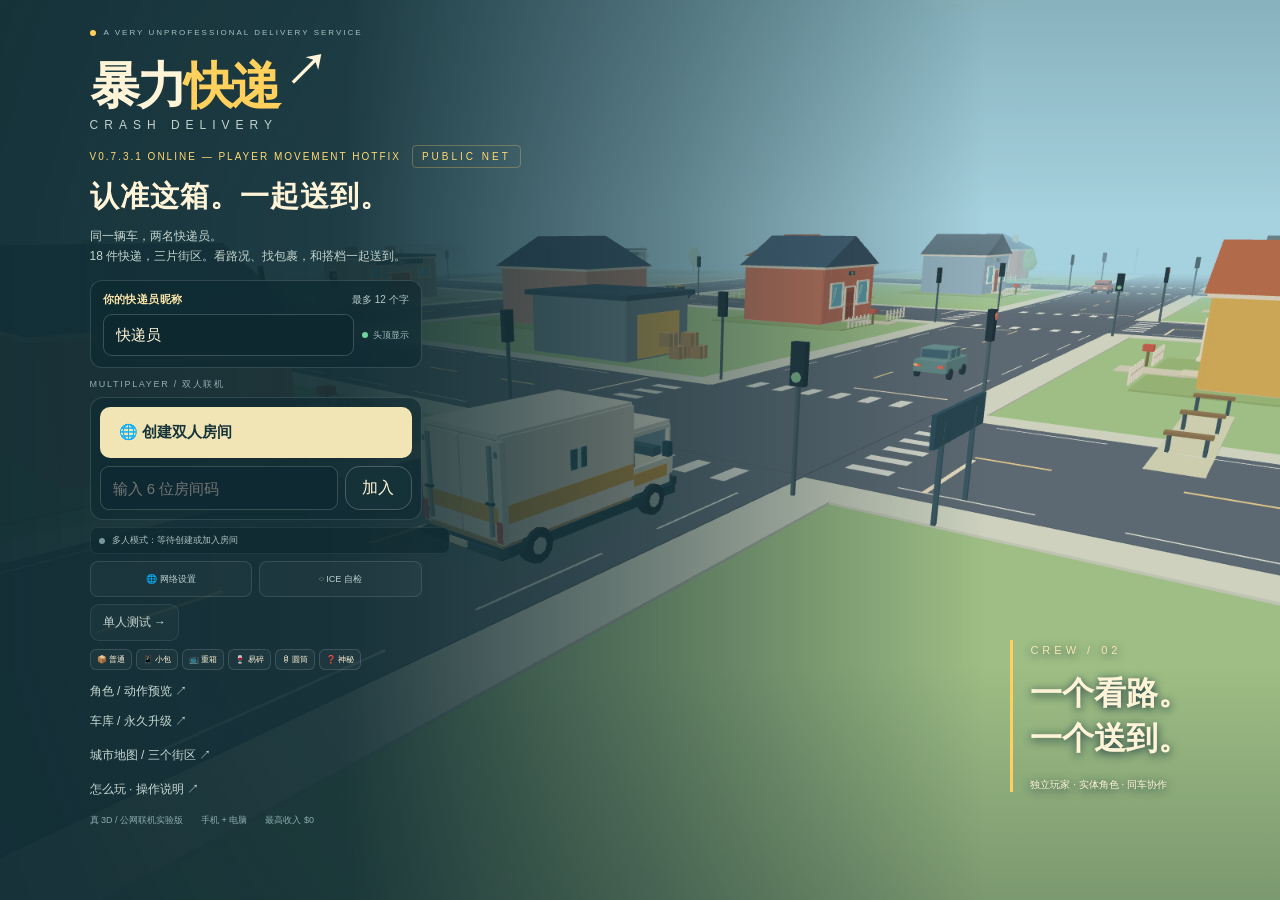
<file: artifacts/V0.7.3.1-ONLINE-PLAYER-MOVEMENT-HOTFIX.html>
<!doctype html>
<html lang="zh-CN">
<head>
<meta charset="utf-8"><meta name="viewport" content="width=device-width,initial-scale=1,viewport-fit=cover">
<meta name="theme-color" content="#162e34"><meta name="apple-mobile-web-app-capable" content="yes">
<meta name="apple-mobile-web-app-status-bar-style" content="black-translucent">
<meta name="description" content="暴力快递 V0.7 城市交通：住宅、商业、工业三区，18 件任务包裹，路口转弯让行、事故清障及双人同车合作。">
<title>暴力快递 · V0.7.3.1 ONLINE · PLAYER MOVEMENT HOTFIX</title>
<script>window.CRASH_TURN_CREDENTIALS_URL='https://api.feelpal.app/turn-credentials';</script>
<style>:root{--ink:#16343a;--deep:#142b31;--gold:#ffd05b;--cream:#fff4d7;--muted:#abc2c4;--safeB:env(safe-area-inset-bottom,0px);--safeT:env(safe-area-inset-top,0px);--safeL:env(safe-area-inset-left,0px);--safeR:env(safe-area-inset-right,0px)}*{box-sizing:border-box}html,body{margin:0;width:100%;height:100%;overflow:hidden;background:var(--deep);color:var(--cream);font-family:Arial,"PingFang SC","Microsoft YaHei",sans-serif;user-select:none;-webkit-user-select:none;overscroll-behavior:none}button{font:inherit;color:inherit;cursor:pointer;border:0;-webkit-tap-highlight-color:transparent;touch-action:none}button:focus-visible,canvas:focus-visible{outline:2px solid var(--gold);outline-offset:3px}button:disabled{opacity:.42;cursor:default}button:active{transform:translateY(1px)}.hidden{display:none!important}#game,#world,#overlay,#hud,#vignette{position:absolute;inset:0;width:100%;height:100%}#world{touch-action:none;display:block;outline:none}#overlay,#hud,#vignette{pointer-events:none}#vignette{background:linear-gradient(#133c4235,transparent 24%,transparent 74%,#142b3140)}#hud button,#hud .joystick{pointer-events:auto}.control{background:#16343ae8;border:1px solid #ffffff36;border-radius:15px;box-shadow:0 2px 0 #0e292849;min-width:44px;min-height:44px;display:flex;align-items:center;justify-content:center}.control.pressed,.control.active{background:var(--gold);color:var(--ink);border-color:#ffe6a6}.statusbar{position:absolute;left:max(16px,var(--safeL));top:calc(10px + var(--safeT));height:44px;display:flex;align-items:center;gap:17px;border-radius:13px;background:#142f37e5;padding-left:13px;font-size:14px;border:1px solid #ffffff25}.viewtag{font-size:11px;letter-spacing:1px;color:var(--gold);padding-right:12px;border-right:1px solid #ffffff2a}.stat small{font-size:10px;color:var(--muted);margin-left:4px}.money{color:var(--gold)}.statusbar b,.time{font-variant-numeric:tabular-nums}.time{font-size:12px;color:#d2e0dc}.pause{border:0;border-left:1px solid #ffffff25;border-radius:0 12px 12px 0;background:transparent;font-size:18px}.route{position:absolute;top:calc(62px + var(--safeT));left:max(16px,var(--safeL));height:35px;max-width:310px;display:flex;align-items:center;gap:11px;background:#16343ad2;border-radius:9px;padding:0 12px;font-size:12px}.route>b{white-space:nowrap;overflow:hidden;text-overflow:ellipsis;font-weight:500}.route>span:first-child{color:var(--gold);font-size:17px}.route>span:last-child{color:var(--gold);white-space:nowrap}.statuschips{position:absolute;left:max(17px,var(--safeL));top:calc(105px + var(--safeT));display:flex;gap:5px;flex-wrap:wrap;max-width:calc(100% - 120px)}.statuschips>span{background:#17373ac9;border:1px solid #ffffff12;padding:4px 7px;border-radius:5px;font-size:9px;white-space:nowrap}.statuschips>.warn{background:#9f552ce8;color:#fff2cf}.statuschips>.on{color:#ffdb81}.mapPanel{position:absolute;right:max(17px,var(--safeR));top:calc(12px + var(--safeT));width:106px;padding:6px;border-radius:12px;background:#16343adb;border:1px solid #ffffff22}.mapPanel canvas{width:100%;height:auto;display:block;border-radius:7px}.mapPanel small{display:block;font-size:9px;color:#b1c8c5;text-align:center;margin:4px 0 1px}.mapPanel small span{color:var(--gold)}#risk{position:absolute;left:50%;top:calc(20px + var(--safeT));transform:translateX(-50%);background:#934829ec;border:1px solid #ffd68e77;border-radius:8px;padding:8px 12px;font-size:12px;white-space:nowrap}#toast{position:absolute;top:23%;left:50%;transform:translate(-50%,-8px);opacity:0;transition:opacity .15s,transform .15s;background:#16343af2;border:1px solid #ffd05b5b;max-width:min(370px,85%);min-width:230px;padding:15px 22px;border-radius:13px;text-align:center}#toast.show{opacity:1;transform:translate(-50%,0)}#toast b{display:block;color:var(--gold);font-size:24px}#toast span{display:block;font-size:11px;line-height:1.7;margin-top:5px;color:#dce8df}#hint{position:absolute;bottom:calc(154px + var(--safeB));left:50%;transform:translateX(-50%);background:#17343acf;color:#f7f2d9;border-radius:10px;padding:7px 12px;font-size:11px;line-height:1.55;text-align:center;max-width:min(430px,70%);width:max-content}.telemetry{position:absolute;left:50%;bottom:calc(45px + var(--safeB));transform:translateX(-50%);display:flex;align-items:baseline;gap:4px;text-shadow:0 2px 10px #17373a}.telemetry strong{font-size:42px;line-height:1;font-variant-numeric:tabular-nums;letter-spacing:-1px}.telemetry small{font-size:9px;color:#d0e0dc}.healthtrack{position:absolute;width:70px;bottom:-12px;left:0;height:3px;background:#1c3439b0;border-radius:3px;overflow:hidden}.healthtrack i{display:block;height:100%;width:100%;background:#afd5b5}.driveLeft{position:absolute;left:max(23px,var(--safeL));bottom:calc(25px + var(--safeB))}.driveRight{position:absolute;right:max(23px,var(--safeR));bottom:calc(25px + var(--safeB));display:flex;flex-direction:column;align-items:flex-end;gap:10px}.steering,.pedals{display:flex;gap:8px}.steering button{width:64px;height:58px;font-size:21px}.pedals button{width:64px;height:58px;font-size:12px}.pedals .gas{background:#eff0dfe8;color:var(--ink);border-color:#faf9dd}.pedals .gas.pressed{background:var(--gold)}.driveTools{margin-bottom:9px;display:flex;gap:7px}.tool{gap:5px;padding:0 13px;font-size:18px}.tool small{font-size:11px}.enter{gap:7px;background:var(--gold);color:var(--ink);padding:0 13px;height:48px;border-color:#ffe7a7}.enter span{font-size:24px}.enter b{font-size:12px}.keyhelp{position:absolute;bottom:6px;left:50%;transform:translateX(-50%);font-size:10px;color:#fff5d8bd;white-space:nowrap}kbd{font:inherit;font-size:10px;opacity:.65;border:1px solid currentColor;padding:1px 4px;border-radius:4px;margin-left:3px}.joystick{position:absolute;width:128px;height:128px;left:max(23px,var(--safeL));bottom:calc(26px + var(--safeB));touch-action:none}.stickring{position:absolute;inset:5px;background:#173b3ba9;border:1px solid #ffffff3f;border-radius:50%;pointer-events:none}.stickthumb{position:absolute;left:44px;top:44px;width:40px;height:40px;border-radius:50%;background:#e1e9dabb;border:1px solid #ffffff6a;pointer-events:none}.joystick small{position:absolute;left:0;right:0;bottom:-7px;text-align:center;font-size:8px;color:#fff4d5a0;pointer-events:none}.walk{position:absolute;background:transparent;border:0;width:44px;height:44px;font-size:10px;color:#fff9df8a;border-radius:50%;touch-action:none}.walk.up{left:42px;top:-2px}.walk.down{left:42px;bottom:-2px}.walk.left{left:-2px;top:42px}.walk.right{right:-2px;top:42px}.walk.pressed{background:#ffd05b66;color:#fff4d5}.cargoActions{position:absolute;right:max(23px,var(--safeR));bottom:calc(25px + var(--safeB));display:flex;flex-direction:column;align-items:flex-end;gap:7px}.smallAct{font-size:11px;border-radius:10px;min-width:66px;padding:0 10px;min-height:44px}.interact{background:#f2f1deef;color:var(--ink);gap:6px;padding:0 14px;height:49px;font-size:12px}.interact span{font-size:18px}.throw{background:var(--gold);color:var(--ink);width:82px;height:80px;border-radius:23px;border:2px solid #ffe6a6;flex-direction:column;gap:1px;box-shadow:0 4px 0 #a9833999}.throw span{font-size:30px;line-height:28px}.throw b{font-size:13px}.throw.charging{background:#ffefaa;transform:translateY(2px);box-shadow:none}.powertrack{width:82px;height:4px;background:#102e32ad;border-radius:3px;overflow:hidden}.powertrack i{display:block;width:0;height:100%;background:var(--gold)}.rearControls{position:absolute;left:50%;bottom:calc(91px + var(--safeB));transform:translateX(-50%);text-align:center}.rearControls small{font-size:8px;display:block;color:#ebf1d8;margin-bottom:4px;text-shadow:0 1px 4px #1c3037}.rearControls>div{display:flex;gap:5px}.doorToggle{font-size:11px;min-width:44px;min-height:44px;border-radius:10px}.doorToggle.open{background:#955c30dd;border-color:#e7ad7150}#crosshair{position:absolute;top:50%;left:50%;width:18px;height:18px;transform:translate(-50%,-50%);border:1px solid #fff6d99c;border-radius:50%;box-shadow:0 0 3px #193d41}#crosshair i{position:absolute;width:3px;height:3px;border-radius:50%;background:#fff1b2;top:6px;left:6px}#crosshair.locked{border-color:#ffd05b;width:25px;height:25px}#crosshair.locked i{left:10px;top:10px}#focusLabel{position:absolute;top:calc(50% + 22px);left:50%;transform:translateX(-50%);font-size:11px;background:#123339d9;border-radius:6px;padding:5px 8px;white-space:nowrap;max-width:90%;text-overflow:ellipsis;overflow:hidden}#focusLabel:empty{display:none}.screen{position:absolute;inset:0;z-index:10}.menuScreen{padding:36px 7%;display:flex;align-items:center;background:linear-gradient(90deg,#112d34f5,#112d34e7 27%,#112d3480 51%,#112d3400 77%)}.menuCopy{max-width:490px}.eyebrow{color:#a5c2c2;font-size:9px;letter-spacing:2px;display:flex;align-items:center;gap:8px}.eyebrow i{width:6px;height:6px;background:var(--gold);border-radius:50%}.menuCopy h1{font-size:66px;letter-spacing:-3px;line-height:1.05;margin:22px 0 8px;font-weight:900;white-space:nowrap}.menuCopy h1 span{color:var(--gold)}.menuCopy h1 sup{font-size:42px;margin-left:7px}.englishTitle{font-size:12px;color:#c0d2cd;letter-spacing:6px}.edition{font-size:10px;letter-spacing:2px;margin:22px 0 0;color:#ffd972;display:flex;align-items:center;gap:11px}.edition span{padding:5px 9px;border:1px solid #ffd05b4a;border-radius:4px;font-size:10px;letter-spacing:3px}.menuCopy h2{font-size:39px;line-height:1.27;letter-spacing:1px;margin:15px 0 18px}.menuCopy p{font-size:13px;line-height:1.9;color:#c2d5cf;margin:0 0 25px}.menuCopy em{font-style:normal;color:#e9d4a6}.primary{display:block;border-radius:10px;width:100%;max-width:332px;padding:16px 19px;min-height:50px;background:var(--gold);color:var(--ink);font-size:15px;font-weight:800;text-align:left}.secondary{display:block;background:transparent;color:#c8d9d4;font-size:12px;padding:14px 0;min-height:44px;text-align:left}.menuFooter{font-size:9px;display:flex;gap:18px;color:#8cacae;flex-wrap:wrap;margin-top:8px}.menuStamp{position:absolute;right:7%;bottom:12%;padding-left:17px;border-left:3px solid var(--gold);text-shadow:0 2px 10px #15333d}.menuStamp>span{font-size:11px;letter-spacing:4px;color:#f9e6b3}.menuStamp strong{display:block;font-size:32px;line-height:1.4;margin:13px 0}.menuStamp small{font-size:10px}.modalScreen{background:#112830e8;display:flex;align-items:center;justify-content:center;padding:max(15px,var(--safeT)) 17px max(15px,var(--safeB));backdrop-filter:blur(6px)}.modal{background:#1a3940;border:1px solid #ffffff1c;border-radius:20px;padding:28px;max-width:470px;width:100%;max-height:100%;overflow:auto}.modal h2{font-size:25px;line-height:1.3;margin:16px 0}.modal p{font-size:12px;color:#b6cecb;line-height:1.8}.modal .primary{max-width:none}.modal>.primary{margin-top:20px}.settings{display:grid;grid-template-columns:1fr 1fr;gap:8px;margin-top:18px}.settings button{background:#ffffff0b;border:1px solid #ffffff22;border-radius:9px;padding:12px 7px;font-size:11px;min-height:46px}.fineprint{font-size:10px!important;color:#90b2b3!important}.resolution{font-size:10px!important;color:#e6d5a2!important;letter-spacing:.4px}.helpRows>div{border-bottom:1px solid #ffffff13;padding:10px 0}.helpRows b{color:var(--gold);font-size:12px}.helpRows p{font-size:11px;margin:5px 0 0}.endMark{color:var(--gold);font-size:54px}.endStats{display:flex;justify-content:space-between;gap:18px;margin:18px 0}.endStats small{color:var(--muted);display:block;font-size:10px}.endStats strong{color:var(--gold);display:block;font-size:24px;margin-top:7px}.noscript{position:absolute;inset:0;background:var(--deep);padding:40px;display:grid;place-items:center;z-index:99}
@media(hover:hover){button:not(:disabled):hover{filter:brightness(1.1)}}
@media(pointer:coarse),(max-width:760px){kbd,.keyhelp{display:none}.statusbar{left:max(10px,var(--safeL));top:calc(8px + var(--safeT));gap:13px;height:42px;padding-left:11px;font-size:13px}.viewtag{font-size:10px;padding-right:9px}.route{left:max(10px,var(--safeL));top:calc(57px + var(--safeT));font-size:11px;max-width:270px;height:32px}.statuschips{left:max(11px,var(--safeL));top:calc(96px + var(--safeT))}.statuschips>span{font-size:8px;padding:3px 6px}.mapPanel{width:78px;right:max(10px,var(--safeR));top:calc(9px + var(--safeT));padding:5px;border-radius:10px}.mapPanel small{font-size:7px}.driveLeft{left:max(12px,var(--safeL));bottom:calc(15px + var(--safeB))}.driveRight{right:max(12px,var(--safeR));bottom:calc(15px + var(--safeB));gap:8px}.steering,.pedals{gap:6px}.steering button,.pedals button{width:52px;height:52px;border-radius:14px}.pedals button{font-size:11px}.steering button{font-size:18px}.tool{min-height:44px;font-size:17px;padding:0 10px;gap:5px}.tool small{font-size:10px}.enter{height:46px;min-width:108px;padding:0 11px;border-radius:13px}.enter b{font-size:11px}.enter span{font-size:19px}.driveTools{margin-bottom:8px}.telemetry{bottom:calc(33px + var(--safeB))}.telemetry strong{font-size:33px}.telemetry small{font-size:8px}.healthtrack{width:56px;bottom:-9px}#hint{bottom:calc(151px + var(--safeB));font-size:10px;max-width:75%;padding:7px 10px}#toast{top:24%;min-width:200px;padding:12px 17px}#toast b{font-size:21px}#toast span{font-size:10px}#risk{top:calc(125px + var(--safeT));font-size:10px;max-width:90%;padding:6px 10px}.joystick{left:max(9px,var(--safeL));bottom:calc(15px + var(--safeB));transform:scale(.92);transform-origin:left bottom}.cargoActions{right:max(12px,var(--safeR));bottom:calc(15px + var(--safeB));gap:6px}.throw{width:76px;height:73px;border-radius:22px}.throw span{font-size:28px}.powertrack{width:76px}.interact{padding:0 10px;font-size:11px;height:46px}.interact span{font-size:16px}.smallAct{font-size:10px;min-width:65px;min-height:44px}.rearControls{bottom:calc(98px + var(--safeB))}.rearControls>div{gap:3px}.doorToggle{min-width:44px;min-height:44px}.rearControls small{font-size:8px}#focusLabel{font-size:10px}.mapPanel small{margin:2px 0 0}}
@media(max-width:600px) and (orientation:portrait){.statusbar{right:max(10px,var(--safeR));gap:12px;justify-content:space-between}.statusbar .pause{flex-shrink:0}.viewtag{letter-spacing:0}.time{font-size:11px}.route{right:94px;max-width:none}.route #distance{margin-left:auto}.mapPanel{top:calc(57px + var(--safeT));width:74px}.statuschips{max-width:calc(100% - 96px);gap:4px;top:calc(96px + var(--safeT))}.statuschips>span{padding:3px 5px}.menuScreen{padding:30px 7%;background:linear-gradient(90deg,#112d34e8 0%,#112d34b8 46%,#112d3426 100%)}.menuCopy h1{font-size:48px;margin-top:21px}.menuCopy h1 sup{font-size:32px;margin-left:6px}.englishTitle{font-size:9px;letter-spacing:4px}.menuCopy h2{font-size:34px;margin:18px 0 17px}.menuCopy p{font-size:12px;margin-bottom:25px}.eyebrow{font-size:7px;letter-spacing:1px}.edition{margin-top:24px}.menuFooter{font-size:8px;gap:13px}.menuStamp{display:none}.menuCopy{max-width:100%;width:100%}.menuCopy .primary{max-width:100%}.modal{padding:23px 20px}.modal h2{font-size:23px}#risk{top:calc(141px + var(--safeT))}#hud[data-view=cargo] #hint{bottom:calc(170px + var(--safeB));max-width:66%;left:44%}#hud[data-view=cargo] .telemetry{bottom:calc(29px + var(--safeB))}.rearControls{bottom:calc(98px + var(--safeB))}}
@media(max-width:360px) and (orientation:portrait){.statusbar{gap:8px;padding-left:9px;font-size:12px}.viewtag{padding-right:6px;font-size:9px}.steering button,.pedals button{width:47px;height:49px}.enter{min-width:100px}.driveLeft,.joystick{left:8px}.driveRight,.cargoActions{right:8px}.statuschips>span{font-size:7px}.telemetry strong{font-size:29px}.telemetry small{font-size:7px}.rearControls{left:50%;bottom:calc(96px + var(--safeB))}.rearControls>div{gap:2px}.joystick{transform:scale(.82)}.menuCopy h1{font-size:41px}.menuCopy h2{font-size:28px}.menuCopy p{font-size:11px}.menuCopy h1 sup{font-size:26px}.edition{margin-top:18px}.menuCopy p{margin-bottom:20px}.eyebrow{font-size:6px}.primary{font-size:13px}.menuCopy h1{margin-top:17px}.mapPanel{width:66px;right:9px}.route{right:84px}.route>b{font-size:10px}.statuschips{max-width:calc(100% - 80px)}.throw{width:68px;height:67px}.powertrack{width:68px}.interact{padding:0 8px;font-size:10px}#hint{font-size:9px}#focusLabel{font-size:9px}}
@media(max-height:540px) and (orientation:landscape){.statusbar{top:calc(7px + var(--safeT));height:42px}.route{top:calc(55px + var(--safeT));height:29px;max-width:260px}.statuschips{top:calc(89px + var(--safeT))}.mapPanel{width:73px;top:calc(8px + var(--safeT))}.mapPanel small{display:none}#risk{top:calc(12px + var(--safeT));left:60%;font-size:10px}.driveLeft,.driveRight{bottom:calc(10px + var(--safeB))}.driveTools{margin-bottom:5px}.driveRight{gap:5px}.steering button,.pedals button{height:46px;width:49px}.enter{height:44px}.telemetry{bottom:calc(23px + var(--safeB))}.telemetry strong{font-size:29px}#hint{bottom:calc(48px + var(--safeB));max-width:38%;font-size:9px;left:47%}.joystick{bottom:calc(10px + var(--safeB));transform:scale(.83)}.cargoActions{bottom:calc(11px + var(--safeB));display:grid;grid-template-columns:auto auto;gap:5px;align-items:end}.cargoActions .throw{grid-column:2;grid-row:1 / span 2;width:69px;height:69px}.cargoActions .powertrack{grid-column:2;width:69px}.cargoActions .smallAct{min-height:44px;font-size:9px}.cargoActions .interact{min-height:44px;height:44px;font-size:10px;grid-column:1}.cargoActions #assistAimBtn{grid-column:1;grid-row:1}.cargoActions #dropBtn{grid-column:1;grid-row:2}.rearControls{left:30%;bottom:calc(14px + var(--safeB))}#toast{top:32%;min-width:210px;padding:9px 16px}#toast b{font-size:19px}#toast span{font-size:9px}#focusLabel{font-size:10px;top:calc(50% + 19px)}.menuScreen{padding:20px 5%}.menuCopy h1{font-size:43px;margin:10px 0 5px}.menuCopy h1 sup{font-size:28px}.englishTitle{font-size:9px;letter-spacing:4px}.eyebrow{font-size:7px}.edition{margin:13px 0 0;font-size:8px}.edition span{font-size:8px;padding:3px 7px}.menuCopy h2{font-size:25px;line-height:1.18;margin:10px 0}.menuCopy h2 br{display:none}.menuCopy p{font-size:10px;line-height:1.65;margin-bottom:13px}.menuCopy .primary{padding:12px 17px;min-height:44px;font-size:12px;max-width:295px}.menuCopy .secondary{padding:8px 0;min-height:36px;font-size:10px}.menuFooter{font-size:7px;margin-top:2px}.menuStamp{bottom:16%;right:7%}.menuStamp strong{font-size:23px}.menuStamp small{font-size:8px}.modal{padding:21px}.modal h2{font-size:22px}.keyhelp{display:none}}
@media(prefers-reduced-motion:reduce){*{transition:none!important;animation:none!important}}

/* Multiplayer V0.2 UI: desktop + portrait/landscape safe areas. */
.menuScreen{overflow-y:auto}.menuCopy h1{font-size:56px;margin-top:12px}.menuCopy h2{font-size:35px;margin:12px 0}.edition{margin-top:15px}.menuCopy p{margin-bottom:16px}.menuLinks{display:flex;gap:18px;flex-wrap:wrap}.menuLinks .secondary{padding:10px 0 2px;min-height:34px}.menuFooter{margin-bottom:6px}#netStatus{max-width:360px;line-height:1.65}#roomCode{touch-action:manipulation;user-select:text;-webkit-user-select:text}.roomStrip{position:absolute;top:calc(134px + var(--safeT));left:max(16px,var(--safeL));display:flex;align-items:center;gap:6px;border:1px solid #e1efd329;border-radius:8px;background:#14303ce3;font-size:10px;padding:3px 4px 3px 8px;max-width:calc(100% - 30px)}.onlineDot{width:5px;height:5px;flex-shrink:0;background:#9adab1;border-radius:50%}.roomStrip button{font-size:10px;background:#39565d;border-radius:5px;min-height:30px;padding:0 9px;pointer-events:auto}.driveTools{max-width:180px}.wardrobe{pointer-events:none}.wardrobe header{position:absolute;left:5%;top:6%;pointer-events:none}.wardrobe h2{font-size:32px;margin:12px 0 7px}.wardrobe h2 span{font-size:10px;margin-left:12px;color:#a5c6c8;font-weight:400}.wardrobe p{font-size:11px;color:#9fbfc0}.galleryClose{position:absolute;right:5%;top:5%;font-size:12px;padding:0 17px;pointer-events:auto}.avatarCaption{position:absolute;left:8%;top:42%;display:flex;flex-direction:column;gap:9px}.avatarCaption small{font-size:10px;letter-spacing:2px;color:#a3c4c8}.avatarCaption strong{font-size:24px;color:#ffdc88}.avatarCaption span{font-size:11px;color:#c9d9d4}.poseDock{pointer-events:auto;position:absolute;left:50%;bottom:calc(23px + var(--safeB));transform:translateX(-50%);width:min(510px,90%);background:#122d38ed;border:1px solid #d3e7df33;border-radius:17px;padding:13px;backdrop-filter:blur(10px)}.crewSelect{display:flex;align-items:center;gap:8px;margin-bottom:10px}.crewSelect button,.poseGrid button{background:#ffffff09;border:1px solid #dae8d52b;border-radius:8px;min-height:40px;padding:0 10px;font-size:11px}.crewSelect>span{margin-left:auto;font-size:9px;color:#91b1b5}.crewSelect .active,.poseGrid .active{background:#f3ca6c;color:#163840;border-color:#ffe4a0}.poseGrid{display:grid;grid-template-columns:repeat(4,1fr);gap:6px}.wardrobe .eyebrow{letter-spacing:2px}#game[data-online=true] #risk{top:calc(172px + var(--safeT))}
@media(max-width:600px) and (orientation:portrait){.menuScreen{padding:22px 7%;align-items:center}.menuCopy h1{font-size:45px;margin:8px 0}.menuCopy h2{font-size:30px;line-height:1.14;margin:11px 0}.menuCopy h2 br{display:none}.edition{margin-top:15px}.menuCopy p{font-size:11px;line-height:1.75;margin-bottom:12px}.menuCopy .primary{min-height:44px;padding:13px 15px}.menuCopy .secondary{font-size:11px}.menuLinks{gap:15px}.roomStrip{left:10px;top:calc(136px + var(--safeT));font-size:9px;gap:5px;max-width:calc(100% - 20px)}.roomStrip button{font-size:9px;min-height:30px}.wardrobe header{top:5%;left:6%}.wardrobe h2{font-size:25px}.wardrobe h2 span{display:block;margin:6px 0 0}.wardrobe p{font-size:10px}.galleryClose{right:5%;font-size:10px;padding:0 12px}.avatarCaption{left:7%;top:24%;gap:6px}.avatarCaption strong{font-size:17px}.avatarCaption small{font-size:8px}.avatarCaption span{font-size:10px}.poseDock{bottom:calc(14px + var(--safeB));padding:10px;width:92%}.crewSelect>span{font-size:8px}.crewSelect button,.poseGrid button{font-size:10px;padding:0 8px;min-height:38px}}
@media(max-height:680px) and (orientation:portrait){.menuScreen{align-items:flex-start;padding-top:14px}.menuCopy h1{font-size:39px}.menuCopy p{line-height:1.6}.menuCopy .secondary{padding-top:7px;padding-bottom:7px;min-height:30px}.edition{margin-top:10px}.menuCopy .primary{padding:11px 14px}}
@media(max-height:540px) and (orientation:landscape){.menuScreen{align-items:flex-start;padding:16px 5%}.menuCopy h1{font-size:35px;margin:8px 0}.menuCopy{max-width:425px}.menuCopy h2{font-size:22px;margin:8px 0}.menuCopy p{display:none}.edition{margin-top:9px}.menuCopy .primary{padding:10px 15px;min-height:40px;max-width:295px}.menuLinks .secondary{min-height:25px;font-size:10px}.menuCopy .secondary{padding:6px 0;min-height:27px}.menuStamp{right:6%;bottom:25%}.roomStrip{top:calc(113px + var(--safeT));font-size:9px}.wardrobe header{top:7%;left:5%}.wardrobe h2{font-size:23px}.avatarCaption{left:5%;top:44%}.avatarCaption strong{font-size:19px}.poseDock{left:auto;right:4%;transform:none;width:225px;bottom:6%;padding:10px}.crewSelect{flex-wrap:wrap}.crewSelect>span{display:none}.poseGrid{grid-template-columns:repeat(2,1fr)}.poseGrid button,.crewSelect button{min-height:34px;font-size:10px}.galleryClose{top:5%;right:4%}#game[data-online=true] #risk{top:calc(8px + var(--safeT));left:60%}}


/* V0.7 ONLINE additions */
.packageLegend{display:flex;gap:5px;flex-wrap:wrap;margin:8px 0 0}.packageLegend span{font-size:9px;padding:4px 6px;border:1px solid #ffffff22;border-radius:6px;background:#ffffff08}.garageMoney{color:var(--gold)}.garageGrid{display:grid;grid-template-columns:1fr 1fr;gap:7px;margin:12px 0}.garageGrid button{background:#ffffff0b;border:1px solid #ffffff22;border-radius:9px;min-height:54px;padding:8px;text-align:left}.garageGrid b,.garageGrid span{display:block}.garageGrid span{font-size:9px;color:#b9cfca;margin-top:3px}.conditionChip{color:#ffdc88!important}

/* V0.7 ONLINE Multiplayer lobby + nickname + performance UI */
.profileSetup{max-width:332px;margin:14px 0 10px;padding:11px 12px;border:1px solid #ffffff24;border-radius:12px;background:#0f2a31a8;backdrop-filter:blur(7px)}
.profileSetup label{display:flex;align-items:center;justify-content:space-between;gap:12px;font-size:10px;color:#b7ccca;margin-bottom:7px}.profileSetup label b{font-size:11px;color:#f7e3a7;letter-spacing:.4px}.nicknameRow{display:flex;align-items:center;gap:8px}.nicknameRow input{min-width:0;flex:1;height:42px;border:1px solid #ffffff30;border-radius:9px;background:#0e2830;color:#fff4d7;padding:0 12px;font:inherit;font-size:15px;outline:none}.nicknameRow input:focus{border-color:#ffd05b99;box-shadow:0 0 0 2px #ffd05b1d}.nicknameBadge{flex:0 0 auto;font-size:9px;color:#9fb9ba;white-space:nowrap}.nicknameBadge i{display:inline-block;width:6px;height:6px;border-radius:50%;background:#72d39e;margin-right:5px}.lobbyLabel{font-size:9px;letter-spacing:1.7px;color:#91b1b4;margin:9px 0 6px}.multiplayerPanel{max-width:332px;padding:9px;border:1px solid #ffffff20;border-radius:13px;background:#102b33a8}.multiplayerPanel .primary{max-width:none}.joinRow{display:flex;gap:7px;margin-top:8px}.joinRow input{min-width:0;flex:1;border:1px solid #ffffff2d;border-radius:9px;background:#0e2931;color:#fff4d7;padding:0 12px;font:inherit;font-size:15px;height:44px}.joinRow .control{min-width:67px}.soloLink{max-width:332px;margin-top:7px!important;text-align:center!important;border:1px solid #ffffff17!important;border-radius:9px!important;padding:9px 12px!important;background:#ffffff06!important}.netStatusPill{max-width:332px;display:flex;align-items:center;gap:7px;font-size:9px!important;color:#abc2c4!important;margin:7px 0 0!important;min-height:25px!important;padding:5px 8px;border-radius:7px;background:#0f2930a3;border:1px solid #ffffff12}.netStatusPill:before{content:'';width:6px;height:6px;border-radius:50%;background:#78979a;flex:0 0 auto}.packageLegend{max-width:332px;margin-top:8px!important;gap:4px!important}.packageLegend span{font-size:8px!important;padding:4px 6px!important}
.roomStrip{gap:7px!important;padding:4px 5px 4px 7px!important;max-width:min(620px,calc(100% - 30px))!important}.crewHud{display:flex;align-items:center;gap:6px;min-width:0}.crewDot{width:7px;height:7px;border-radius:50%;flex:0 0 auto}.crewDot.local{background:#efae3f}.crewDot.remote{background:#55b8d3}.crewHudText{display:flex;flex-direction:column;min-width:0;line-height:1.1}.crewHudText strong{font-size:10px;max-width:105px;overflow:hidden;text-overflow:ellipsis;white-space:nowrap;color:#fff1c6}.crewHudText small{font-size:7px;color:#95b5b7;margin-top:2px}.roomDivider{width:1px;height:20px;background:#ffffff20;flex:0 0 auto}.roomMeta{font-size:8px;color:#94b2b5;white-space:nowrap}.roomStrip #waveBtn{min-width:35px!important;padding:0 8px!important;font-size:15px!important}
.nameplate{position:absolute;pointer-events:none;transform:translate(-50%,-100%);padding:5px 8px 4px;border-radius:8px;background:#102d35e8;border:1px solid #ffffff35;box-shadow:0 2px 10px #0d242b66;white-space:nowrap;text-align:center}.nameplate b{display:block;font-size:11px;color:#fff2c8;line-height:1.15}.nameplate small{display:block;font-size:8px;color:#a9c5c6;margin-top:2px}.nameplate.blue{border-color:#70d0e75c}.nameplate.orange{border-color:#f2bd6263}
@media(max-width:600px) and (orientation:portrait){.profileSetup,.multiplayerPanel,.netStatusPill,.soloLink{max-width:none;width:100%}.packageLegend{display:none}.profileSetup{margin:10px 0 7px;padding:9px 10px}.nicknameRow input{height:40px;font-size:16px}.lobbyLabel{margin:7px 0 5px}.multiplayerPanel{padding:7px}.menuCopy p{margin-bottom:10px!important}.roomStrip{top:calc(132px + var(--safeT));left:10px!important;right:10px!important;max-width:none!important;width:auto!important}.roomMeta{display:none}.crewHudText strong{max-width:86px}.crewHudText small{font-size:6px}.roomDivider{height:18px}.nicknameBadge{font-size:8px}}
@media(max-height:540px) and (orientation:landscape){.profileSetup{position:absolute;left:5%;top:184px;width:295px;margin:0;padding:7px 9px}.profileSetup label{margin-bottom:4px}.nicknameRow input{height:36px}.lobbyLabel{display:none}.multiplayerPanel{position:absolute;left:5%;top:263px;width:295px;padding:6px}.multiplayerPanel .primary{min-height:36px!important;padding:8px 12px!important}.joinRow{margin-top:5px}.joinRow input{height:36px}.netStatusPill{position:absolute;left:5%;top:348px;width:295px;margin:0!important;min-height:21px!important}.soloLink{position:absolute;left:315px;top:263px;width:110px;margin:0!important;min-height:36px!important}.packageLegend{display:none}.menuLinks{position:absolute;left:315px;top:305px;display:block}.menuLinks .secondary,#garageBtn,#helpBtn{font-size:9px!important;min-height:25px!important;padding:4px 0!important}.roomStrip{top:calc(86px + var(--safeT))}}

/* V0.6: clear canvas, contextual actions and a compact opt-in job sheet. */
#game{height:100%;height:100dvh}#errorScreen{z-index:90}
.route{pointer-events:auto;height:40px;padding-right:3px;max-width:390px}
.route>button{border:1px solid #d3e1cc3b;background:#31515a;font-size:11px;min-width:44px;min-height:34px;border-radius:7px;margin-left:3px}
.route #distance{margin-left:auto}.route b{max-width:205px}
.mobility{position:absolute;right:max(23px,var(--safeR));bottom:calc(246px + var(--safeB));background:#335d66e8}
.taskBadge{position:absolute;left:50%;top:calc(155px + var(--safeT));transform:translateX(-50%);font-size:11px;color:#d0efce;background:#1c4149ed;border:1px solid #a9d29a55;padding:7px 11px;border-radius:8px;max-width:80%;text-align:center;white-space:nowrap}
.taskBadge.mismatch{background:#765035ed;color:#ffe1aa;border-color:#efc28577}
.workProgress{position:absolute;left:50%;top:58%;transform:translateX(-50%);width:210px;padding:10px;border-radius:10px;background:#15353aed;text-align:center;font-size:12px}
.workProgress>div{height:5px;margin-top:8px;background:#718b8966;border-radius:6px;overflow:hidden}.workProgress i{height:100%;display:block;background:#ffd05b;width:0}
.manifest{position:absolute;z-index:8;top:calc(65px + var(--safeT));right:max(18px,var(--safeR));width:360px;max-width:calc(100% - 24px);max-height:calc(100% - 96px - var(--safeT) - var(--safeB));overflow:auto;background:#14313bee;border:1px solid #9eb6ad69;border-radius:18px;padding:18px;box-shadow:0 15px 40px #071f2855;backdrop-filter:blur(10px)}
.manifest header{display:flex;gap:12px;justify-content:space-between;align-items:center}.manifest h2{font-size:19px;letter-spacing:.3px;margin:8px 0 0}.manifest header small{font-size:8px;letter-spacing:1.5px;color:#adc9c8}.manifest p,.manifest footer{font-size:10px;line-height:1.7;color:#adc9c8}.manifest header button{font-size:22px;flex-shrink:0}
#orderList{display:grid;gap:6px;margin:12px 0}.job{min-height:58px;background:#ffffff07;border:1px solid #acc4b827;border-radius:10px;display:flex;align-items:center;gap:10px;text-align:left;padding:9px 10px;color:#eff0dc;touch-action:manipulation}.job>strong{font-size:22px;color:#ffe0a1;letter-spacing:1px}.jobText{display:flex;flex-direction:column;gap:4px;flex:1;min-width:0}.jobText b{font-size:12px}.jobText small{font-size:9px;color:#aec4c7}.jobLocation{font-size:9px;color:#c1d5ca;white-space:nowrap}.job.selected{background:#ffe2a211;border-color:#f5d18ea6}.job.complete{opacity:.55}.job.complete strong{color:#b0d7b1}
[data-view=outside] .telemetry{display:none}.menuCopy h2{font-size:32px}
@media(pointer:coarse),(max-width:760px){
 .route{height:38px;top:calc(55px + var(--safeT));max-width:calc(100% - 94px)}.route b{max-width:140px;font-size:10px}.route>button{min-height:34px;font-size:10px;margin-left:0;padding:0 7px}
 .statuschips{top:calc(99px + var(--safeT))}.mobility{right:max(12px,var(--safeR));bottom:calc(240px + var(--safeB));font-size:10px;min-height:44px}
 .taskBadge{top:calc(193px + var(--safeT));font-size:9px;padding:5px 8px;max-width:88%}.manifest{right:12px;top:calc(54px + var(--safeT));padding:14px}.manifest h2{font-size:18px}
 #hud[data-view=cargo] #hint,#hud[data-view=outside] #hint{bottom:calc(154px + var(--safeB));left:45%;max-width:49%;font-size:9px}
 .cargoActions #interactBtn:not(.hidden){max-width:112px}.taskBadge{pointer-events:none}
}
@media(max-width:600px) and (orientation:portrait){
 .menuCopy h2{font-size:27px}.route{gap:5px;padding-left:8px;right:90px}.route #distance{font-size:10px}.route b{max-width:91px}.route>span:first-child{font-size:13px}.route>button{margin-left:0}
 .roomStrip{max-width:calc(100% - 20px)}.crewHudName{max-width:88px}.job{padding:8px;gap:7px}.jobText small{font-size:8px}
 .rearControls{left:47%;bottom:calc(94px + var(--safeB))}.rearControls small{display:none}.telemetry{bottom:calc(29px + var(--safeB));left:48%}
}
@media(max-width:360px) and (orientation:portrait){.route{right:82px;gap:3px;font-size:9px}.route b{max-width:70px}.route #distance{font-size:8px}.route>button{font-size:9px;min-width:44px}.jobLocation{font-size:8px}.taskBadge{font-size:8px}.rearControls{left:48%}.doorToggle{font-size:9px}}
@media(max-height:540px) and (orientation:landscape){
 .route{top:calc(54px + var(--safeT));height:34px}.route>button{min-height:30px}.statuschips{top:calc(94px + var(--safeT))}.taskBadge{top:calc(48px + var(--safeT));left:69%;max-width:45%}
 .mobility{right:max(23px,var(--safeR));bottom:calc(154px + var(--safeB));min-height:44px}
 .manifest{top:calc(12px + var(--safeT));max-height:calc(100% - 24px - var(--safeT) - var(--safeB));width:390px}.manifest p{margin:7px 0}#orderList{grid-template-columns:1fr 1fr}.job{gap:5px;padding:7px;flex-wrap:wrap}.job>strong{font-size:18px}.jobLocation{width:100%;margin-left:32px}.jobText small{font-size:8px}
 #hud[data-view=cargo] #hint,#hud[data-view=outside] #hint{bottom:calc(92px + var(--safeB));left:48%;max-width:40%;font-size:9px}.rearControls{left:33%;bottom:calc(14px + var(--safeB))}
}
/* Lobby has a naturally scrollable copy column; never center an over-height column off-screen. */
.menuScreen{align-items:flex-start;padding-top:28px;padding-bottom:24px}.menuCopy h1{font-size:50px;margin:12px 0 6px}.menuCopy h2{margin:12px 0;font-size:29px;line-height:1.15}.menuCopy h2 br{display:none}.menuCopy .edition{margin-top:13px}.menuCopy p{font-size:12px;line-height:1.7;margin:12px 0!important}.menuLinks{gap:13px}.menuCopy>.secondary{padding:9px 0;min-height:38px}.menuCopy .eyebrow{font-size:8px}
@media(max-width:600px) and (orientation:portrait){.menuScreen{padding:20px 7%}.menuCopy h1{font-size:43px}.menuCopy h2{font-size:25px}.menuCopy p{font-size:10px}.mapPanel{width:64px;top:calc(58px + var(--safeT))}.mapPanel small{display:none}.nicknameRow input,.joinRow input{font-size:16px}.menuCopy .eyebrow{font-size:7px;letter-spacing:1px}}
@media(max-height:540px) and (orientation:landscape){
 .menuScreen{display:block;padding:18px 5%;overflow-y:auto}.menuCopy{width:100%;max-width:none;display:grid;grid-template-columns:minmax(220px,1fr) minmax(240px,1fr);gap:5px 30px;align-content:start}
 .menuCopy>.eyebrow,.menuCopy>h1,.menuCopy>.englishTitle,.menuCopy>.edition,.menuCopy>h2,.menuCopy>p,.menuCopy>.menuFooter{grid-column:1}
 .menuCopy>.eyebrow{grid-row:1}.menuCopy>h1{grid-row:2;font-size:35px;margin:5px 0}.menuCopy>.englishTitle{grid-row:3}.menuCopy>.edition{grid-row:4}.menuCopy>h2{grid-row:5;font-size:22px}.menuCopy>p{display:none}.menuCopy>.menuFooter{grid-row:9}
 .profileSetup,.multiplayerPanel,.netStatusPill,.soloLink,.menuLinks{position:static!important;max-width:none;width:100%!important;margin:0!important;left:auto;top:auto}
 .profileSetup{grid-column:2;grid-row:1 / span 2}.multiplayerPanel{grid-column:2;grid-row:3 / span 3}.netStatusPill{grid-column:2;grid-row:6}.soloLink{grid-column:2;grid-row:7;min-height:40px!important}.menuLinks{grid-column:1;grid-row:6;display:flex;flex-wrap:wrap}.menuCopy>#garageBtn{grid-column:1;grid-row:7}.menuCopy>#helpBtn{grid-column:1;grid-row:8}
 .lobbyLabel{display:none}.menuStamp{display:none}.nicknameRow input,.joinRow input{font-size:16px!important;height:40px}.multiplayerPanel .primary{min-height:42px!important}.menuLinks .secondary,#garageBtn,#helpBtn{min-height:32px!important}.menuCopy .englishTitle{font-size:8px}
}

/* One additional line of route information, not a new dashboard. */
#mapOpenBtn{display:block;width:100%;min-width:44px;min-height:44px;padding:0;background:transparent;border:0;cursor:pointer;color:inherit}#mapOpenBtn small{margin-top:4px}
#districtChip{color:#cde6d1}.routeGuide{position:absolute;left:max(18px,var(--safeL));top:calc(107px + var(--safeT));font-size:11px;color:#e9e9d1;text-shadow:0 1px 3px #112d34;pointer-events:none}.statuschips{top:calc(130px + var(--safeT))}
.cityScreen{position:absolute;inset:0;z-index:25;display:flex;align-items:center;justify-content:center;padding:16px;background:#102b35c9;backdrop-filter:blur(5px)}
.citySheet{border:1px solid #d6e6d540;border-radius:20px;background:#173742;width:920px;max-width:100%;max-height:100%;overflow:auto;padding:22px;box-shadow:0 15px 65px #09273366}
.citySheet header{display:flex;align-items:center;justify-content:space-between;gap:15px}.citySheet h2{margin:7px 0;font-size:24px}.citySheet header small{font-size:9px;letter-spacing:2px;color:#b5cece}.citySheet header .control{font-size:22px;min-height:44px;min-width:44px}
.cityLayout{display:grid;grid-template-columns:minmax(280px,1.3fr) minmax(220px,.9fr);gap:22px;margin-top:15px}.cityMapBox{min-width:0}#cityMap{display:block;width:100%;height:auto;border:1px solid #cfddcb38;border-radius:12px;touch-action:manipulation}
.cityLegend{font-size:10px;color:#bfd2d1;line-height:1.8;margin:8px 0}.cityInfo{min-width:0}.cityInfo h3{font-size:20px;margin:8px 0 12px;color:#ffe1a1}.cityInfo p{font-size:12px;color:#bcd1d2;line-height:1.8;margin:10px 0}.cityInfo .primary{margin-top:16px;max-width:100%;font-size:13px;min-height:46px}
.cityDistricts{display:flex;gap:6px;flex-wrap:wrap;margin:8px 0 16px}.cityDistricts button{font-size:11px;min-height:44px;background:#ffffff08;border:1px solid #e7ebd32a;border-radius:8px;padding:7px 10px}.cityDistricts button.active{background:#eacb88;color:#1b3e48;border-color:#ffe4a5}
#cityRouteSummary{padding:10px 12px;border-left:2px solid #edc67f;background:#ffffff06;border-radius:0 8px 8px 0;color:#eedaaa;font-size:11px}#cityMapTraffic{font-variant-numeric:tabular-nums;color:#dfc6a8}.cityNote{font-size:10px!important;opacity:.85}.cityLoading{font-size:10px;color:#b8d4ce;margin-top:7px}.menuStamp .cityKicker{font-size:9px;letter-spacing:3px}
@media(pointer:coarse),(max-width:760px){.routeGuide{left:12px;top:calc(99px + var(--safeT));font-size:9px}.statuschips{top:calc(120px + var(--safeT));max-width:calc(100% - 15px)}.statuschips>span{font-size:8px;padding:3px 5px}.roomStrip{top:calc(146px + var(--safeT))}.citySheet{padding:15px}.cityLayout{gap:12px}.cityInfo p{font-size:11px}.citySheet h2{font-size:20px}}
@media(max-width:600px) and (orientation:portrait){.cityScreen{padding:calc(8px + var(--safeT)) 8px calc(8px + var(--safeB));align-items:flex-start}.citySheet{padding:13px;border-radius:15px}.cityLayout{grid-template-columns:1fr;gap:4px;margin-top:8px}#cityMap{max-height:none}.citySheet h2{font-size:19px}.cityLegend{margin:4px 0;font-size:9px}.cityDistricts{margin:4px 0;gap:4px}.cityDistricts button{font-size:10px;min-height:44px;padding:7px 9px}.cityInfo h3{font-size:17px;margin:6px 0}.cityInfo p{margin:6px 0}.cityInfo .primary{margin:9px 0}.cityNote{margin-bottom:0!important}.menuCopy>#cityMenuBtn{min-height:38px;padding:7px 0}.statuschips{gap:3px}.roomStrip{max-width:calc(100% - 20px)}}
@media(max-width:360px) and (orientation:portrait){.statuschips>span{font-size:7px}.routeGuide{font-size:8px}.cityDistricts button{padding:5px 7px;font-size:9px}.citySheet{padding:10px}.cityInfo h3{font-size:16px}}
@media(max-height:540px) and (orientation:landscape){.cityScreen{padding:8px}.citySheet{padding:12px}.citySheet header small{font-size:8px}.citySheet h2{font-size:18px;margin:5px 0}.cityLayout{grid-template-columns:minmax(220px,1fr) minmax(210px,1fr);margin-top:7px}.cityMapBox{max-width:320px}.cityInfo h3{font-size:16px}.cityInfo p{font-size:10px;margin:6px 0}.cityDistricts{gap:4px;margin:0 0 8px}.cityDistricts button{font-size:10px;padding:5px 7px}.cityNote{font-size:9px!important}.routeGuide{top:calc(94px + var(--safeT));font-size:9px}.statuschips{top:calc(113px + var(--safeT))}.roomStrip{top:calc(135px + var(--safeT))}.menuCopy>#cityMenuBtn{grid-column:1;grid-row:8}.menuCopy>#helpBtn{grid-row:9}.menuCopy>.menuFooter{grid-row:10}}
/* Keep the teammate strip BELOW vehicle chips rather than overlapping them. */
.roomStrip{top:calc(159px + var(--safeT))}
@media(pointer:coarse),(max-width:760px){.roomStrip{top:calc(145px + var(--safeT))}}
@media(max-height:540px) and (orientation:landscape){.roomStrip{top:calc(135px + var(--safeT))}}
.menuCopy>.secondary{min-height:34px;padding:6px 0}

#game[data-online=true] #risk{top:calc(209px + var(--safeT))}
@media(pointer:coarse),(max-width:760px){#game[data-online=true] #risk{top:calc(194px + var(--safeT))}}
@media(max-height:540px) and (orientation:landscape){#game[data-online=true] #risk{top:calc(8px + var(--safeT));left:60%}}


/* V0.7.2 network diagnostics hotfix / TURN UI */
.netTools{max-width:332px;display:flex;gap:7px;margin-top:7px}.netTools button{flex:1;min-height:36px;border:1px solid #ffffff1d;border-radius:8px;background:#ffffff07;color:#bdd0d0;font-size:9px}.netTools button strong{color:#ffe09a;font-weight:600}.netStatusPill[data-state=ok]:before{background:#75d5a0}.netStatusPill[data-state=warn]:before{background:#e3b860}.netStatusPill[data-state=bad]:before{background:#e07d6c}.netStatusPill[data-state=working]:before{background:#72b9d2;box-shadow:0 0 0 3px #72b9d220}.networkModal .netGrid{display:grid;grid-template-columns:1fr 1fr;gap:8px;margin-top:14px}.networkModal label{font-size:10px;color:#a9c2c3;display:flex;flex-direction:column;gap:5px}.networkModal label.wide{grid-column:1/-1}.networkModal input,.networkModal select{width:100%;min-height:42px;border:1px solid #ffffff2b;border-radius:8px;background:#102c33;color:#fff4d7;padding:0 10px;font:inherit;font-size:13px;outline:none}.networkModal input:focus,.networkModal select:focus{border-color:#ffd05b88}.networkModal .netActions{display:flex;gap:7px;flex-wrap:wrap;margin-top:12px}.networkModal .netActions button{flex:1;min-width:125px}.netDiag{margin-top:12px;border:1px solid #ffffff16;border-radius:10px;background:#102c3370;padding:10px;font-size:10px;color:#b5cbca;line-height:1.7}.netDiag b{color:#ffe09a}.netDiag code{font-family:ui-monospace,SFMono-Regular,Menlo,monospace;color:#e9f2e8}.netSecret{font-size:9px!important;color:#89a9ab!important}.linkBadge{display:inline-flex;align-items:center;gap:4px;border:1px solid #ffffff1d;border-radius:6px;padding:2px 5px;color:#cfe0db;background:#ffffff08}.linkBadge.relay{color:#ffd487;border-color:#e6ad5045}.linkBadge.direct{color:#a5e2bd;border-color:#65be8950}.reconnectNote{color:#f4cf85}.iceTypes{display:flex;gap:5px;flex-wrap:wrap;margin-top:6px}.iceTypes span{border:1px solid #ffffff1e;border-radius:6px;padding:3px 6px;background:#ffffff06}.iceTypes .relay{color:#ffd487}.iceTypes .srflx{color:#a5e2bd}.iceTypes .host{color:#b7c9ca}.turnRouteResults{display:grid;grid-template-columns:1fr 1fr;gap:4px 10px;margin:8px 0}.turnRouteRow{display:flex;justify-content:space-between;gap:5px;border-bottom:1px solid #ffffff12;padding:3px 0}.turnRouteRow.best{color:#ffe09a}.turnRouteTime{white-space:nowrap;color:#9bb6b8}
@media(max-width:600px) and (orientation:portrait){.netTools{max-width:none;width:100%}.networkModal .netGrid{grid-template-columns:1fr}.networkModal label.wide{grid-column:auto}.networkModal{padding:20px 16px!important}.netDiag{font-size:9px}.netTools button{min-height:40px}}
@media(max-height:540px) and (orientation:landscape){.netTools{position:absolute;left:315px;top:348px;width:110px;display:block;margin:0}.netTools button{width:100%;min-height:28px;margin-bottom:4px;font-size:8px}.networkModal{max-width:650px}.networkModal .netGrid{grid-template-columns:repeat(3,1fr)}.networkModal label.wide{grid-column:auto}.networkModal .netDiag{max-height:92px;overflow:auto}}
</style>
</head>
<body>
<main id="game" aria-label="暴力快递 V0.7 ONLINE 游戏">
 <canvas id="world" tabindex="0" aria-label="3D 游戏。驾驶时 WASD 开车；V 进入货箱。货箱内 WASD 走动，拖动画面观察，E 互动，空格蓄力投掷。"></canvas>
 <canvas id="overlay" aria-hidden="true"></canvas><div id="vignette"></div>
 <div id="hud" class="hidden" data-view="drive">
  <header class="statusbar"><span id="viewTag" class="viewtag">驾驶</span><span class="stat"><b id="count">0</b><small>/18</small></span><span class="money">$<b id="score">0</b></span><span class="time" id="clock">00:00</span><button id="pauseBtn" class="pause control" aria-label="暂停游戏" title="暂停 Esc">Ⅱ</button></header>
  <div class="route" role="group" aria-label="当前订单"><span id="routeArrow">↗</span><b id="address">向阳街 101 号</b><span id="distance">40 m</span><button id="ordersBtn" type="button" aria-label="打开订单清单">订单</button></div>
  <div id="routeGuide" class="routeGuide">沿道路前往目标</div><div class="statuschips"><span id="districtChip">住宅区</span><span id="autoChip">手动油门</span><span id="doorChip">后门已关</span><span id="stockChip">货物 18</span></div>
  <aside class="mapPanel"><button id="mapOpenBtn" type="button" aria-label="打开城市地图和路线"><canvas id="minimap" width="220" height="220" aria-label="小镇地图，黄色标记下一单"></canvas><small>下一单 <span id="nextNum">101</span> · 地图</small></button></aside>
  <div id="risk" class="hidden" role="status"></div>
  <div id="toast" role="status" aria-live="polite"><b id="toastTitle"></b><span id="toastSub"></span></div>
  <div id="hint" class="hidden" aria-live="polite"></div>
  <div class="telemetry"><strong id="speed">0</strong><small>km/h</small><span class="healthtrack" aria-label="车辆耐久"><i id="healthFill"></i></span></div>
  <div id="driveUI" class="viewUI">
   <div class="driveLeft"><div class="driveTools"><button id="watchBtn" class="control smallAct hidden">看队友</button><button id="brickBtn" class="tool control" title="B 放砖 / 取砖"><span>🧱</span><small id="brickLabel">放砖</small></button></div><div class="steering"><button id="leftBtn" class="control wheelBtn" aria-label="左转">◀</button><button id="rightBtn" class="control wheelBtn" aria-label="右转">▶</button></div></div>
   <div class="driveRight"><button id="cargoBtn" class="enter control"><span>▣</span><b>进货箱</b><kbd>V</kbd></button><div class="pedals"><button id="brakeBtn" class="control" aria-label="刹车，停稳后继续按住倒车">刹车</button><button id="gasBtn" class="control gas">油门</button></div></div>
  </div>
  <div id="cargoUI" class="viewUI hidden">
   <div id="joystick" class="joystick" role="group" aria-label="在货箱内移动，拖动或按四个方向"><span class="stickring"></span><span id="stickThumb" class="stickthumb"></span><button id="walkForward" aria-label="往前走" class="walk up">▲</button><button id="walkBack" aria-label="往后走" class="walk down">▼</button><button id="walkLeft" aria-label="向左走" class="walk left">◀</button><button id="walkRight" aria-label="向右走" class="walk right">▶</button><small>移动</small></div>
   <div class="rearControls hidden" id="rearControls"><small>后门</small><div><button id="leftDoorBtn" class="control doorToggle" aria-label="打开左后门">左</button><button id="rightDoorBtn" class="control doorToggle" aria-label="打开右后门">右</button></div></div>
   <div class="cargoActions"><button id="assistAimBtn" class="control smallAct hidden" aria-label="看向下一单的门窗，重复点击切换入口">◎ 瞄准</button><button id="interactBtn" class="control interact" aria-label="与当前目标互动"><span id="interactIcon">✋</span><b id="interactText">拿起</b><kbd>E</kbd></button><button id="dropBtn" class="control smallAct hidden" title="放下包裹 R">↓ 放下</button><button id="throwBtn" class="control throw hidden" aria-label="按住蓄力，松开投掷"><span>↗</span><b>投掷</b></button><div id="powerTrack" class="powertrack hidden"><i id="powerFill"></i></div></div>
   <button id="boardBtn" type="button" class="control smallAct hidden mobility">下车</button><div id="crosshair" aria-hidden="true"><i></i></div><div id="focusLabel"></div>
  </div>
  <div id="taskBadge" class="taskBadge hidden"></div><div id="workProgress" class="workProgress hidden" role="status"><span id="workLabel">维修中</span><div><i id="workFill"></i></div></div><div id="roomStrip" class="roomStrip hidden"><div class="crewHud"><span class="crewDot local"></span><span class="crewHudText"><strong id="localNameHud">我</strong><small id="localRoleHud">驾驶员</small></span></div><span class="roomDivider"></span><div class="crewHud"><span class="crewDot remote"></span><span class="crewHudText"><strong id="remoteNameHud">等待队友</strong><small id="remoteRoleHud">未连接</small></span></div><span class="roomMeta" id="roomMetaHud"></span><button id="waveBtn" title="H 挥手" aria-label="向队友挥手">👋</button></div><div id="keyHelp" class="keyhelp"></div>
 </div>
 <section id="manifest" class="manifest hidden" aria-label="配送清单"><header><div><small>DISPATCH / 12 JOBS</small><h2>认准门牌，再扔。</h2></div><button id="closeOrdersBtn" type="button" class="control" aria-label="关闭订单清单">×</button></header><p>点一单设置团队导航。清单打开时车辆仍会行驶。</p><div id="orderList"></div><footer id="manifestFooter">每个包裹都有唯一收件地址。</footer></section>
<section id="menu" class="screen menuScreen">
  <div class="menuCopy"><div class="eyebrow"><i></i> A VERY UNPROFESSIONAL DELIVERY SERVICE</div><h1>暴力<span>快递</span><sup>↗</sup></h1><div class="englishTitle">CRASH DELIVERY</div><div class="edition">V0.7.3.1 ONLINE — PLAYER MOVEMENT HOTFIX <span>PUBLIC NET</span></div><h2>认准这箱。<br>一起送到。</h2><p>同一辆车，两名快递员。<br>18 件快递，三片街区。看路况、找包裹，和搭档一起送到。</p><div class="profileSetup"><label><b>你的快递员昵称</b><span>最多 12 个字</span></label><div class="nicknameRow"><input id="nicknameInput" maxlength="12" autocomplete="nickname" placeholder="例如：闪电小张" aria-label="你的游戏昵称"><span class="nicknameBadge"><i></i>头顶显示</span></div></div><div class="lobbyLabel">MULTIPLAYER / 双人联机</div><div class="multiplayerPanel"><button id="hostBtn" class="primary" style="background:#f1e4b5">🌐 创建双人房间</button><div class="joinRow"><input id="roomCode" maxlength="6" inputmode="numeric" placeholder="输入 6 位房间码" aria-label="6 位房间码"><button id="joinBtn" class="control">加入</button></div></div><div id="netStatus" class="netStatusPill" data-state="idle">多人模式：等待创建或加入房间</div><div class="netTools"><button id="networkBtn" type="button">🌐 网络设置</button><button id="quickIceBtn" type="button">◌ ICE 自检</button></div><button id="startBtn" class="secondary soloLink" disabled>单人练习 →</button><div class="packageLegend"><span>📦 普通</span><span>📱 小包</span><span>📺 重箱</span><span>🍷 易碎</span><span>🛢 圆筒</span><span>❓ 神秘</span></div><div class="menuLinks"><button id="wardrobeBtn" class="secondary">角色 / 动作预览 ↗</button><button id="copyRoomBtn" class="secondary hidden">复制邀请</button><button id="cancelNetBtn" class="secondary hidden">取消连接</button></div><button id="garageBtn" class="secondary">车库 / 永久升级 ↗</button><button id="cityMenuBtn" class="secondary">城市地图 / 三个街区 ↗</button><button id="helpBtn" class="secondary">怎么玩 · 操作说明 ↗</button><div class="menuFooter"><span>真 3D / 公网联机实验版</span><span>手机 + 电脑</span><span id="bestMenu">最高收入 $0</span></div></div>
  <div class="menuStamp"><span>CREW / 02</span><strong>一个看路。<br>一个送到。</strong><small>独立玩家 · 实体角色 · 同车协作</small></div>
 </section>
 <section id="pauseScreen" class="screen modalScreen hidden"><div class="modal"><div class="eyebrow">PIT STOP / 暂停</div><h2>喘口气。车也暂停了。</h2><p id="pauseSummary"></p><p id="pauseNet" class="fineprint"></p><button id="resumeBtn" class="primary">继续派送 →</button><div class="settings"><button id="qualityBtn">画质：自动高清</button><button id="assistBtn">辅助瞄准：开</button><button id="soundBtn">音效：开</button><button id="motionBtn">镜头晃动：轻微</button><button id="pauseNetworkBtn">网络 / TURN 设置</button><button id="serviceBtn">道路救援 / 救援 / 补齐订单</button><button id="restartBtn">重新开始本轮</button></div><p class="resolution" id="resolutionLabel"></p><p class="fineprint">救援保留已送订单，将车辆停回道路、修复并补齐未完成订单的包裹（不会复制队友手中的包裹）；收入扣 $120（最低为 0），用时 +20 秒。不会自动替你关闭后门。</p><button id="leaveBtn" class="secondary hidden">退出联机 / 返回菜单</button><button id="pauseHelpBtn" class="secondary">查看操作说明</button></div></section>
 <section id="networkScreen" class="screen modalScreen hidden"><div class="modal networkModal"><div class="eyebrow">PUBLIC NETWORK / 公网联机</div><h2>先直连，必要时走中继。</h2><p>默认使用 STUN 尝试 P2P。要让严格 NAT / 蜂窝网络也更可靠，请填入你自己的 TURN 服务。Cloudflare 临时凭证只保存在当前页面内存中。</p><div class="netGrid"><label><span>连接策略</span><select id="netPolicy"><option value="auto">自动：P2P 优先，优先实测线路</option><option value="direct">仅直连 / STUN</option><option value="relay">强制 TURN 中继</option></select></label><label><span>TURN 地址（可选）</span><input id="turnUrl" autocomplete="off" placeholder="turn:turn.example.com:3478"></label><label><span>TURN 用户名（可选）</span><input id="turnUser" autocomplete="off" placeholder="username"></label><label><span>TURN 密码 / credential（可选）</span><input id="turnPass" type="password" autocomplete="new-password" placeholder="credential"></label><label class="wide"><span>额外 STUN（可留空）</span><input id="extraStun" autocomplete="off" placeholder="stun:stun.example.com:3478"></label></div><p class="netSecret">自动模式继续优先 P2P；实测最快的 TURN 路线会排在备用线路前。强制 TURN 可用于验收。</p><div class="netActions"><button id="saveNetworkBtn" class="primary" type="button">保存到本机</button><button id="testIceBtn" class="secondary" type="button">测试 6 条 TURN 路线</button><button id="clearTurnBtn" class="secondary" type="button">清除 TURN 配置</button></div><div id="iceDiag" class="netDiag">尚未测试。<br>只有真实 <b>relay</b> candidate 才表示 TURN 中继可用；TCP 端口可达不算通过。</div><button id="closeNetworkBtn" class="secondary" type="button">返回</button></div></section>
<section id="garageScreen" class="screen modalScreen hidden"><div class="modal"><div class="eyebrow">GARAGE / 永久升级</div><h2>把今天赚的钱，花在明天的事故上。</h2><p>当前车库资金：<strong id="garageCredits" style="color:var(--gold)">$0</strong></p><div class="settings"><button id="upgrade_engine"><b>发动机 Lv.0</b><br><span>升级 $300</span></button><button id="upgrade_brakes"><b>刹车 Lv.0</b><br><span>升级 $300</span></button><button id="upgrade_grip"><b>抓地力 Lv.0</b><br><span>升级 $300</span></button><button id="upgrade_mat"><b>货箱防滑 Lv.0</b><br><span>升级 $300</span></button></div><p class="fineprint">发动机提高加速；刹车缩短制动距离；抓地力改善高速转向；防滑垫降低货箱内包裹滑动。升级永久保存在本机。</p><button id="closeGarageBtn" class="primary">返回主菜单 →</button></div></section>
 <section id="cityScreen" class="cityScreen hidden" aria-label="城市地图"><div class="citySheet"><header><div><small>V0.7.1 / CITY ROUTES</small><h2>认路，再出发。</h2></div><button id="closeCityMapBtn" class="control" type="button" aria-label="关闭城市地图">×</button></header><div class="cityLayout"><div class="cityMapBox"><canvas id="cityMap" width="640" height="640" aria-label="城市道路与任务地址。点击编号选择地址；也可使用订单面板选择。"></canvas><p class="cityLegend">黄线：团队路线　橙虚线：事故路　浅色方块：包裹地址<br>点击编号查看详情。路线只作提示，不会替你转向。</p></div><div class="cityInfo"><div id="cityDistricts" class="cityDistricts"><button type="button" data-district="all" class="active">全部</button><button type="button" data-district="garden">住宅区</button><button type="button" data-district="market">商业街</button><button type="button" data-district="works">工业区</button></div><h3 id="cityMapRoute">向阳住宅区</h3><p id="cityMapDetail"></p><p id="cityRouteSummary"></p><p id="cityMapTraffic"></p><button id="cityNavigateBtn" class="primary" type="button">设为团队下一单 →</button><p class="cityNote">地图不会暂停联机世界。车在继续行驶，打开前请先停车或让搭档掌舵。更改导航会同步给队友。</p></div></div></div></section>
<section id="helpScreen" class="screen modalScreen hidden"><div class="modal helpModal"><div class="eyebrow">QUICK START / 上岗指南</div><h2>搭档一起，亲手投递。</h2><div class="helpRows"><div><b>V0.7.3.1 PLAYER MOVEMENT HOTFIX</b><p>驾驶员按键由本机立即预测，房主仍负责碰撞、车辆与任务权威结果。🟢 P2P / 🟡 TURN 显示实测 RTT；六路线路自检必须取得真实 relay candidate。</p></div><div><b>V0.7 城市交通 / N 打开地图</b><p>18 个地址分布在住宅、商业、工业三区。NPC 会沿车道转弯、等红灯、排队与让行；事故车辆会堵住道路，清障后车流恢复。黄色路线只作提示，不会自动转向。点城市地图编号或订单选择下一单。</p></div>
<div><b>01 / 一单一箱</b><p>每个地址只认对应编号的实体包裹。车里共 12 个订单箱，六种类型。看箱体门牌号或点顶部「订单」确认；选一单会同步团队导航。</p></div>
<div><b>02 / 两个人都能开车</b><p>房主起步驾驶，队友在货箱。先停车，驾驶员按 V 离座；另一人走到前方，按 E 接管空座。驾驶位只能坐一人。两人都离座时砖头只管油门，不会转向。</p></div>
<div><b>03 / 认号、拿起、投出去</b><p>WASD / 左下移动区走动，拖动右侧画面观察。低头看编号箱，E /「拿起」。走到后沿，G / 门钮开后门，F /「瞄准」辅助锁定门窗；按住空格 / 左键 /「投掷」蓄力，松手扔出。R 放下。</p></div>
<div><b>04 / 下车找回掉货</b><p>走到车尾、开门，车速低于 12 km/h 时按 V /「下车」。在街上靠近包裹并低头，E 回收。到打开的后门旁按 V /「上车」，可以抱着箱子上车。未送的快递不会定时消失。</p></div>
<div><b>05 / 地址错了，会退货</b><p>送错地址不算完成，首次送错这家最多扣 $40；箱子会退到这家门口，可以捡回重送。首次掉货最多扣 $25，捡回后再掉落不重复收取。只有包裹真正穿过入口、进入对应房屋才签收。</p></div>
<div><b>06 / 现场维修</b><p>严重撞击可能伤到轮胎，车速受限。停车、取砖，下车空手靠近车头，E /「维修」，保持原地 3 秒恢复车况。移动或车辆开走会取消；修车不重置订单，也不自动关后门。</p></div>
<div><b>07 / 脱困与共享暂停</b><p>Esc / 暂停会同时停住两人。由房主申请道路救援，最多扣 $120、用时加 20 秒，将两人带回车内并补齐未送订单，不会复制包裹。M 打开清单；清单本身不会暂停车辆。</p></div>
</div><p class="fineprint">到后门后点「下车」可走到街上；先开门并减速至 12 km/h 以下。下车后可回收地上快递，空手靠近车头维修。货箱为轻量碰撞 / 惯性物理，不是完整刚体或软体模拟。砖头驾驶仅为游戏设定。</p><button id="closeHelpBtn" class="primary">明白了 →</button></div></section>
 <section id="endScreen" class="screen modalScreen hidden"><div class="modal"><div class="eyebrow">SHIFT COMPLETE</div><h2>这趟，送完了。</h2><div class="endMark">✓</div><div class="endStats"><div><small>收入</small><strong id="endScore">$0</strong></div><div><small>用时</small><strong id="endTime">00:00</strong></div><div><small>掉落货物</small><strong id="endLost">0</strong></div></div><p id="endBest"></p><button id="againBtn" class="primary">再跑一轮 →</button><button id="backMenuBtn" class="secondary">返回菜单</button></div></section>
 <section id="errorScreen" class="screen modalScreen hidden"><div class="modal"><h2>画面没有启动</h2><p id="errorText">请使用支持 WebGL 的浏览器打开。</p><button id="reloadBtn" class="primary">重新加载</button></div></section>
<section id="wardrobe" class="screen wardrobe hidden"><header><div class="eyebrow">CREW FILE / 实时 3D 模型</div><h2>搭档上岗<span>V0.7.1 ONLINE</span></h2><p>拖动画面旋转 · 选择动作实时预览</p></header><button id="closeWardrobe" class="control galleryClose">返回菜单 ×</button><div class="avatarCaption"><small id="crewNumber">COURIER / 01</small><strong id="crewName">橙帽快递员</strong><span id="poseTitle">待机呼吸</span></div><div class="poseDock"><div class="crewSelect"><button id="crew0" class="active">01 / 橙帽</button><button id="crew1">02 / 蓝帽</button><span>关节动画 · 无贴图依赖</span></div><div class="poseGrid"><button data-pose="idle">待机</button><button data-pose="walk">走路</button><button data-pose="carry">抱箱走</button><button data-pose="charge">蓄力</button><button data-pose="throw">投掷</button><button data-pose="interact">开门</button><button data-pose="drive">驾驶</button><button data-pose="wave">挥手</button></div></div></section>
 <noscript><div class="noscript">游戏需要 JavaScript，请使用浏览器打开，而不是文件预览器。</div></noscript>
</main>
<script>
window.__deliveryBootReady=false;
window.addEventListener('error',function(e){
 if(window.__deliveryBootReady)return;
 var panel=document.getElementById('errorScreen'),text=document.getElementById('errorText');
 if(text)text.textContent='启动检查失败：'+(e.message||'未知错误')+'。请保留这个错误提示。';
 if(panel){panel.classList.remove('hidden');panel.style.zIndex='99';}
 ['startBtn','hostBtn','joinBtn'].forEach(function(id){var b=document.getElementById(id);if(b)b.disabled=true;});
});
</script><script>
(function(){function fail(message){if(window.__deliveryBootReady)return;var el=document.getElementById('errorScreen'),text=document.getElementById('errorText');if(el&&text){text.textContent='启动失败：'+String(message).slice(0,260);el.classList.remove('hidden');}var btn=document.getElementById('reloadBtn');if(btn)btn.onclick=function(){location.reload();};}window.addEventListener('error',function(e){fail(e.message||'脚本加载失败');});window.addEventListener('unhandledrejection',function(e){fail(e.reason&&e.reason.message||'初始化异常');});setTimeout(function(){if(!window.__deliveryBootReady)fail('初始化未完成，请检查浏览器错误信息或重新加载。');},12000);})();
</script>
<script>/* PocketGL — a small purpose-built, dependency-free WebGL renderer.
 * All models are real 3D triangles with depth testing, flat lighting and fog.
 * Copyright (c) 2026. MIT license; see licenses/PROJECT-MIT.txt.
 */
'use strict';
const V = {
 add:(a,b)=>[a[0]+b[0],a[1]+b[1],a[2]+b[2]],
 sub:(a,b)=>[a[0]-b[0],a[1]-b[1],a[2]-b[2]],
 mul:(a,s)=>[a[0]*s,a[1]*s,a[2]*s],
 dot:(a,b)=>a[0]*b[0]+a[1]*b[1]+a[2]*b[2],
 cross:(a,b)=>[a[1]*b[2]-a[2]*b[1],a[2]*b[0]-a[0]*b[2],a[0]*b[1]-a[1]*b[0]],
 len:a=>Math.hypot(...a),
 norm:a=>{const l=Math.hypot(...a)||1;return a.map(v=>v/l);},
 lerp:(a,b,t)=>a.map((v,i)=>v+(b[i]-v)*t)
};
const clamp=(x,a,b)=>Math.max(a,Math.min(b,x));
const mix=(a,b,t)=>a+(b-a)*t;
const TAU=Math.PI*2;
const M={
 identity:()=>new Float32Array([1,0,0,0,0,1,0,0,0,0,1,0,0,0,0,1]),
 multiply:(a,b)=>{const o=new Float32Array(16);for(let c=0;c<4;c++)for(let r=0;r<4;r++)for(let k=0;k<4;k++)o[c*4+r]+=a[k*4+r]*b[c*4+k];return o;},
 model:(p=[0,0,0],r=[0,0,0])=>{
  const [x,y,z]=r,cx=Math.cos(x),sx=Math.sin(x),cy=Math.cos(y),sy=Math.sin(y),cz=Math.cos(z),sz=Math.sin(z);
  const a=new Float32Array([cy,0,-sy,0,0,1,0,0,sy,0,cy,0,0,0,0,1]);
  const b=new Float32Array([1,0,0,0,0,cx,sx,0,0,-sx,cx,0,0,0,0,1]);
  const c=new Float32Array([cz,sz,0,0,-sz,cz,0,0,0,0,1,0,0,0,0,1]);
  const m=M.multiply(M.multiply(a,b),c);m[12]=p[0];m[13]=p[1];m[14]=p[2];return m;
 },
 point:(m,p)=>[m[0]*p[0]+m[4]*p[1]+m[8]*p[2]+m[12],m[1]*p[0]+m[5]*p[1]+m[9]*p[2]+m[13],m[2]*p[0]+m[6]*p[1]+m[10]*p[2]+m[14]],
 normal:(m,p)=>V.norm([m[0]*p[0]+m[4]*p[1]+m[8]*p[2],m[1]*p[0]+m[5]*p[1]+m[9]*p[2],m[2]*p[0]+m[6]*p[1]+m[10]*p[2]]),
 perspective:(fov,aspect,near,far)=>{const f=1/Math.tan(fov/2),nf=1/(near-far);return new Float32Array([f/aspect,0,0,0,0,f,0,0,0,0,(far+near)*nf,-1,0,0,2*far*near*nf,0]);},
 look:(eye,at)=>{const z=V.norm(V.sub(eye,at)),x=V.norm(V.cross([0,1,0],z)),y=V.cross(z,x);return new Float32Array([x[0],y[0],z[0],0,x[1],y[1],z[1],0,x[2],y[2],z[2],0,-V.dot(x,eye),-V.dot(y,eye),-V.dot(z,eye),1]);}
};
function rgb(h){if(Array.isArray(h))return h;h=h.replace('#','');return [0,2,4].map(i=>parseInt(h.slice(i,i+2),16)/255);}
class MeshBuilder{
 constructor(){this.a=[];}
 triangle(a,b,c,col,transform=null){let n=V.norm(V.cross(V.sub(b,a),V.sub(c,a)));col=rgb(col);if(transform){a=M.point(transform,a);b=M.point(transform,b);c=M.point(transform,c);n=M.normal(transform,n);}for(const p of [a,b,c])this.a.push(...p,...n,...col);return this;}
 quad(a,b,c,d,col,m=null){this.triangle(a,b,c,col,m);this.triangle(a,c,d,col,m);return this;}
 box(w,h,d,col,p=[0,0,0],r=[0,0,0],parent=null){const m=parent?M.multiply(parent,M.model(p,r)):M.model(p,r),x=w/2,y=h/2,z=d/2;
  this.quad([-x,-y,z],[x,-y,z],[x,y,z],[-x,y,z],col,m);
  this.quad([x,-y,-z],[-x,-y,-z],[-x,y,-z],[x,y,-z],col,m);
  this.quad([x,-y,z],[x,-y,-z],[x,y,-z],[x,y,z],col,m);
  this.quad([-x,-y,-z],[-x,-y,z],[-x,y,z],[-x,y,-z],col,m);
  this.quad([-x,y,z],[x,y,z],[x,y,-z],[-x,y,-z],col,m);
  this.quad([-x,-y,-z],[x,-y,-z],[x,-y,z],[-x,-y,z],col,m);return this;
 }
 cylinder(r,h,n,col,p=[0,0,0],rot=[0,0,0],topR=r,parent=null){const m=parent?M.multiply(parent,M.model(p,rot)):M.model(p,rot);
  for(let i=0;i<n;i++){const a=i*TAU/n,b=(i+1)*TAU/n,pa=[Math.cos(a)*r,-h/2,Math.sin(a)*r],pb=[Math.cos(b)*r,-h/2,Math.sin(b)*r],pc=[Math.cos(b)*topR,h/2,Math.sin(b)*topR],pd=[Math.cos(a)*topR,h/2,Math.sin(a)*topR];this.quad(pb,pa,pd,pc,col,m);this.triangle([0,h/2,0],pc,pd,col,m);this.triangle([0,-h/2,0],pa,pb,col,m);}return this;
 }
 poly(r,col,p=[0,0,0],s=[1,1,1],parent=null){const phi=(1+Math.sqrt(5))/2,verts=[[-1,phi,0],[1,phi,0],[-1,-phi,0],[1,-phi,0],[0,-1,phi],[0,1,phi],[0,-1,-phi],[0,1,-phi],[phi,0,-1],[phi,0,1],[-phi,0,-1],[-phi,0,1]].map(a=>V.norm(a).map((v,i)=>v*r*s[i]));const faces=[[0,11,5],[0,5,1],[0,1,7],[0,7,10],[0,10,11],[1,5,9],[5,11,4],[11,10,2],[10,7,6],[7,1,8],[3,9,4],[3,4,2],[3,2,6],[3,6,8],[3,8,9],[4,9,5],[2,4,11],[6,2,10],[8,6,7],[9,8,1]],m=parent?M.multiply(parent,M.model(p)):M.model(p);faces.forEach(f=>this.triangle(...f.map(i=>verts[i]),col,m));return this;}
 roof(w,d,h,col,p,rot=[0,0,0],parent=null){const x=w/2,z=d/2,m=parent?M.multiply(parent,M.model(p,rot)):M.model(p,rot);this.triangle([-x,0,z],[x,0,z],[0,h,z],col,m);this.triangle([x,0,-z],[-x,0,-z],[0,h,-z],col,m);this.quad([-x,0,-z],[-x,0,z],[0,h,z],[0,h,-z],col,m);this.quad([0,h,-z],[0,h,z],[x,0,z],[x,0,-z],col,m);return this;}
}
class PocketGL{
 constructor(canvas){
  this.canvas=canvas;const gl=canvas.getContext('webgl',{alpha:false,antialias:true,powerPreference:'high-performance',preserveDrawingBuffer:false})||canvas.getContext('experimental-webgl');if(!gl)throw new Error('此浏览器无法创建 WebGL 3D 画面。请用支持 WebGL 的浏览器打开，或开启硬件加速。');this.gl=gl;
  const vs=`attribute vec3 aPosition;attribute vec3 aNormal;attribute vec3 aColor;uniform mat4 uVP;uniform mat4 uModel;uniform vec3 uEye;varying vec3 vColor;varying vec3 vWorld;void main(){vec4 world=uModel*vec4(aPosition,1.);vec3 n=normalize(mat3(uModel)*aNormal);float light=.76+.24*max(0.,dot(n,normalize(vec3(-.5,1.,.65))));vColor=aColor*light;vWorld=world.xyz;gl_Position=uVP*world;}`;
  const fs=`#ifdef GL_FRAGMENT_PRECISION_HIGH
precision highp float;
#else
precision mediump float;
#endif
varying vec3 vColor;varying vec3 vWorld;uniform float uAlpha;uniform vec3 uEye;void main(){float fog=smoothstep(85.,215.,length(vWorld-uEye));gl_FragColor=vec4(mix(vColor,vec3(.65,.82,.87),fog),uAlpha);}`;
  function compile(type,src){const sh=gl.createShader(type);gl.shaderSource(sh,src);gl.compileShader(sh);if(!gl.getShaderParameter(sh,gl.COMPILE_STATUS))throw new Error(gl.getShaderInfoLog(sh));return sh;}
  this.program=gl.createProgram();gl.attachShader(this.program,compile(gl.VERTEX_SHADER,vs));gl.attachShader(this.program,compile(gl.FRAGMENT_SHADER,fs));gl.linkProgram(this.program);if(!gl.getProgramParameter(this.program,gl.LINK_STATUS))throw new Error(gl.getProgramInfoLog(this.program));gl.useProgram(this.program);
  this.attrs=['aPosition','aNormal','aColor'].map(k=>gl.getAttribLocation(this.program,k));this.loc={};['uVP','uModel','uEye','uAlpha'].forEach(k=>this.loc[k]=gl.getUniformLocation(this.program,k));this.identity=M.identity();gl.enable(gl.DEPTH_TEST);gl.enable(gl.CULL_FACE);gl.enable(gl.BLEND);gl.blendFunc(gl.SRC_ALPHA,gl.ONE_MINUS_SRC_ALPHA);gl.clearColor(.65,.82,.87,1);
 }
 mesh(b,dynamic=false){const gl=this.gl,buffer=gl.createBuffer();gl.bindBuffer(gl.ARRAY_BUFFER,buffer);gl.bufferData(gl.ARRAY_BUFFER,new Float32Array(b.a),dynamic?gl.DYNAMIC_DRAW:gl.STATIC_DRAW);return {buffer,count:b.a.length/9};}
 begin(eye,at,fov,w,h,dpr){const gl=this.gl,W=Math.round(w*dpr),H=Math.round(h*dpr);if(this.canvas.width!==W||this.canvas.height!==H){this.canvas.width=W;this.canvas.height=H;}gl.viewport(0,0,W,H);gl.clear(gl.COLOR_BUFFER_BIT|gl.DEPTH_BUFFER_BIT);this.eye=eye;this.at=at;this.fov=fov;this.w=w;this.h=h;this.dpr=dpr;this.vp=M.multiply(M.perspective(fov,w/h,.045,330),M.look(eye,at));gl.uniformMatrix4fv(this.loc.uVP,false,this.vp);gl.uniform3fv(this.loc.uEye,eye);gl.depthMask(true);}
 draw(mesh,model=this.identity,alpha=1){if(!mesh||!mesh.count)return;const gl=this.gl;gl.bindBuffer(gl.ARRAY_BUFFER,mesh.buffer);this.attrs.forEach((id,i)=>{gl.enableVertexAttribArray(id);gl.vertexAttribPointer(id,3,gl.FLOAT,false,36,i*12);});gl.uniformMatrix4fv(this.loc.uModel,false,model);gl.uniform1f(this.loc.uAlpha,alpha);gl.drawArrays(gl.TRIANGLES,0,mesh.count);}
 project(p){const m=this.vp;if(!m)return null;const w=m[3]*p[0]+m[7]*p[1]+m[11]*p[2]+m[15];if(w<.1)return null;return {x:((m[0]*p[0]+m[4]*p[1]+m[8]*p[2]+m[12])/w*.5+.5)*this.w,y:(.5-(m[1]*p[0]+m[5]*p[1]+m[9]*p[2]+m[13])/w*.5)*this.h,w};}
 ray(x,y){const forward=V.norm(V.sub(this.at,this.eye)),right=V.norm(V.cross(forward,[0,1,0])),up=V.cross(right,forward),t=Math.tan(this.fov/2);return {o:this.eye,d:V.norm(V.add(forward,V.add(V.mul(right,(x/this.w*2-1)*t*this.w/this.h),V.mul(up,(1-y/this.h*2)*t))))};}
}
</script><script>/* CRASH DELIVERY MULTIPLAYER V0.7 ONLINE — original low-poly assets; independent two-player shared-vehicle game.
 * Frame-local cargo physics, independent driver/cargo inputs, swept parcel collision.
 * The lightweight contact model is intentionally arcade-like, not a general rigid-body solver.
 */
'use strict';
(() => {
const $=id=>document.getElementById(id), world=$('world'), overlay=$('overlay');
const ctx=overlay.getContext('2d'), mapCtx=$('minimap').getContext('2d');
let renderer;
try { renderer=new PocketGL(world); } catch(e) { $('errorText').textContent=e.message; $('errorScreen').classList.remove('hidden'); $('reloadBtn').onclick=()=>location.reload(); return; }
const coarse=()=>matchMedia('(pointer:coarse)').matches;
const nativeReduced=matchMedia('(prefers-reduced-motion: reduce)').matches;
const SAVE_KEY='crash_delivery_mp_v05';
let stored={};
try { stored=JSON.parse(localStorage.getItem(SAVE_KEY)||'null')||JSON.parse(localStorage.getItem('crash_delivery_offline_v01')||'{}')||{}; } catch(e) {}
let best=Number.isFinite(Number(stored.best))?clamp(Number(stored.best),0,99999999):0;
let soundOn=stored.sound!==false, assist=stored.assist!==false, motion=stored.motion!==false&&!nativeReduced;
let quality=['auto','high','low'].includes(stored.quality)?stored.quality:'auto';
function cleanNickname(v){const raw=String(v??'').trim().replace(/[<>\n\r\t]/g,'');return Array.from(raw).slice(0,12).join('')||'快递员';}
let nickname=cleanNickname(stored.nickname||'快递员');
let credits=clamp(Number(stored.credits)||0,0,99999999);
const upgrades={engine:clamp(Number(stored.upgrades?.engine)||0,0,3),brakes:clamp(Number(stored.upgrades?.brakes)||0,0,3),grip:clamp(Number(stored.upgrades?.grip)||0,0,3),mat:clamp(Number(stored.upgrades?.mat)||0,0,3)};
const PACKAGE_TYPES=[
 {name:'普通箱',icon:'📦',mass:1,r:.265,throwMul:1,fragile:0},
 {name:'重箱',icon:'📺',mass:2.8,r:.36,throwMul:.82,fragile:0},
 {name:'小包',icon:'📱',mass:.55,r:.21,throwMul:1.22,fragile:.15},
 {name:'易碎件',icon:'🍷',mass:.9,r:.27,throwMul:.96,fragile:1},
 {name:'圆筒',icon:'🛢',mass:1.25,r:.29,throwMul:1.02,fragile:.25},
 {name:'神秘件',icon:'❓',mass:1.05,r:.28,throwMul:1.08,fragile:.35}
];
const parcelType=k=>PACKAGE_TYPES[k]||PACKAGE_TYPES[0];
let adaptiveScale=2, fpsEMA=60, slowTime=0, fastTime=0, qualityWait=0;
const maxViewport=renderer.gl.getParameter(renderer.gl.MAX_VIEWPORT_DIMS);
function save(){try{localStorage.setItem(SAVE_KEY,JSON.stringify({version:'0.7.1-online',best,credits,upgrades,sound:soundOn,assist,quality,motion,nickname}));}catch(e){}}
const NET_SETTINGS_KEY='crash_delivery_network_v073',TURN_ROUTE_KEY='crash_delivery_turn_route_v073';
const TURN_ROUTES=[{url:'turn:turn.cloudflare.com:3478?transport=udp',label:'UDP 3478'},{url:'turn:turn.cloudflare.com:3478?transport=tcp',label:'TCP 3478'},{url:'turns:turn.cloudflare.com:5349?transport=tcp',label:'TLS 5349'},{url:'turn:turn.cloudflare.com:443?transport=udp',label:'UDP 443'},{url:'turn:turn.cloudflare.com:80?transport=tcp',label:'TCP 80'},{url:'turns:turn.cloudflare.com:443?transport=tcp',label:'TLS 443'}];
let netSettings={policy:'auto',turnUrl:'',turnUser:'',turnPass:'',extraStun:''};
try{const n=JSON.parse(localStorage.getItem(NET_SETTINGS_KEY)||'{}');if(n&&typeof n==='object'){netSettings={...netSettings,...n};if(netSettings.turnUrl==='cloudflare-managed')netSettings.turnUrl='';if(netSettings.turnUser==='short-lived')netSettings.turnUser='';if(netSettings.turnPass==='set')netSettings.turnPass='';}}catch(e){}
let preferredTurnRoute='';try{const saved=localStorage.getItem(TURN_ROUTE_KEY)||'';if(TURN_ROUTES.some(r=>r.url===saved))preferredTurnRoute=saved;}catch(e){}
function cleanIceUrl(v,kind){v=String(v||'').trim();if(!v)return '';const ok=kind==='turn'?/^(turns?):[^\s]+$/i:/^stuns?:[^\s]+$/i;return ok.test(v)?v:'';}
function saveNetSettings(){try{localStorage.setItem(NET_SETTINGS_KEY,JSON.stringify({policy:netSettings.policy,turnUrl:netSettings.turnUrl==='cloudflare-managed'?'':netSettings.turnUrl,turnUser:netSettings.turnUser==='short-lived'?'':netSettings.turnUser,turnPass:netSettings.turnPass==='set'?'':netSettings.turnPass,extraStun:netSettings.extraStun}));if(preferredTurnRoute)localStorage.setItem(TURN_ROUTE_KEY,preferredTurnRoute);}catch(e){}}
function cleanIceUrls(v,kind){return String(v||'').split(/[,\n]+/).map(x=>cleanIceUrl(x,kind)).filter((x,i,a)=>x&&!a.slice(0,i).includes(x));}
function hasTurn(){return cleanIceUrls(netSettings.turnUrl,'turn').length>0||cloudflareTurnIceServers.some(s=>(Array.isArray(s.urls)?s.urls:[s.urls]).some(u=>/^turns?:/i.test(u)));}
function defaultStun(){return ['stun:stun.l.google.com:19302'];}
function cloudflareStunServers(){return cloudflareTurnIceServers.flatMap(s=>(Array.isArray(s.urls)?s.urls:[s.urls]).filter(u=>/^stuns?:/i.test(u)).map(url=>({urls:url})));}
function cloudflareTurnRoutes(){return cloudflareTurnIceServers.flatMap(s=>(Array.isArray(s.urls)?s.urls:[s.urls]).filter(u=>/^turns?:/i.test(u)).map(url=>({...s,urls:url})));}
function iceServersFromSettings(){const servers=[];const stun=[...defaultStun()];const extra=cleanIceUrl(netSettings.extraStun,'stun');if(extra&&!stun.includes(extra))stun.push(extra);if(netSettings.policy!=='relay')for(const urls of stun)servers.push({urls});const turns=cleanIceUrls(netSettings.turnUrl,'turn');if(turns.length&&netSettings.policy!=='direct')for(const urls of turns){const t={urls};if(netSettings.turnUser)t.username=String(netSettings.turnUser);if(netSettings.turnPass)t.credential=String(netSettings.turnPass);servers.push(t);}return servers;}
function rtcConfigFromSettings(){const policy=netSettings.policy==='relay'?'relay':'all',iceServers=iceServersFromSettings();if(netSettings.policy!=='direct'){if(policy!=='relay')iceServers.push(...cloudflareStunServers());const routes=cloudflareTurnRoutes();routes.sort((a,b)=>(a.urls===preferredTurnRoute?-1:0)-(b.urls===preferredTurnRoute?-1:0));iceServers.push(...routes);}return {iceServers,iceTransportPolicy:policy,bundlePolicy:'balanced'};}
function syncNetworkForm(){const map={netPolicy:netSettings.policy,turnUrl:netSettings.turnUrl,turnUser:netSettings.turnUser,turnPass:netSettings.turnPass,extraStun:netSettings.extraStun};for(const [id,v] of Object.entries(map)){const el=$(id);if(el)el.value=v||'';}const b=$('networkBtn');if(b)b.innerHTML=hasTurn()?'🌐 网络设置 <strong>TURN ✓</strong>':'🌐 网络设置';}
function readNetworkForm(){const policy=$('netPolicy')?.value||'auto',turnUrl=cleanIceUrls($('turnUrl')?.value,'turn').join(', '),extraStun=cleanIceUrls($('extraStun')?.value,'stun').join(', ');if(policy==='relay'&&!turnUrl&&!window.CRASH_TURN_CREDENTIALS_URL)throw Error('强制中继需要配置 TURN 凭据接口。');netSettings={policy:['auto','direct','relay'].includes(policy)?policy:'auto',turnUrl,turnUser:String($('turnUser')?.value||'').trim(),turnPass:String($('turnPass')?.value||''),extraStun};}
let cloudflareTurnIceServers=[];
async function ensureTurnCredentials(force=false){const endpoint=window.CRASH_TURN_CREDENTIALS_URL;if(!endpoint||(netSettings.policy==='direct'&&!force)||cloudflareTurnRoutes().length)return;const r=await fetch(endpoint,{credentials:'omit',cache:'no-store'});if(!r.ok)throw Error('TURN 凭据服务返回 HTTP '+r.status);const data=await r.json();if(!Array.isArray(data.iceServers)||!data.iceServers.length)throw Error('TURN 凭据响应没有 iceServers');cloudflareTurnIceServers=data.iceServers.filter(s=>s&&s.urls).map(s=>({...s,urls:Array.isArray(s.urls)?s.urls.filter(u=>typeof u==='string'):s.urls}));if(!cloudflareTurnRoutes().length)throw Error('TURN 凭据响应中没有 TURN 地址');}
function rtcConfigWithCloudflare(){return rtcConfigFromSettings();}
function setNetStatus(text,state='idle'){net.status=text;const el=$('netStatus');if(el){el.textContent=text;el.dataset.state=state;}}

let seed=981;
function rnd(){seed=(Math.imul(seed,1664525)+1013904223)|0;return(seed>>>0)/4294967296;}
const state={mode:'menu',view:'drive',time:0,score:0,delivered:0,shots:0,lost:0,explosions:0,combo:0,lastDelivery:-100,brick:false,charge:0,charging:false,chargeSource:null,cooldown:0,toastUntil:0,shake:0,hitCooldown:0,hintUntil:0,switchUntil:0,warnUntil:0,helpFrom:'menu',nextId:1,damageCost:0,trickCount:0,lastBreakdown:''};
const car={p:[3.2,.12,72],yaw:0,speed:0,steer:0,roll:0,wheelAngle:0,hp:100,velocity:[0,0,0],accel:[0,0,0],yawRate:0,lastSpeed:0,kick:[0,0,0],offRoad:0};
// Cargo interior: floor y=.82, walls x=+-1.48, bulkhead z=-1.64, rear z=3.43.
const CAB={half:1.48,front:-1.64,rear:3.43,floor:.82,roof:3.62};
let player={p:[0,2.38,-.85],yaw:Math.PI,pitch:-.19,held:null,walkPhase:0,aimGate:null,aimHouse:null,focus:null};
const doors=[{side:-1,angle:0,vel:0,target:0},{side:1,angle:0,vel:0,target:0}];
const brickBody={p:[.84,.98,-2.47],v:[0,0,0],rot:[0,.15,0],placed:false};
let inputs={keys:new Set(),left:new Set(),right:new Set(),gas:new Set(),brake:new Set(),forward:new Set(),back:new Set(),walkLeft:new Set(),walkRight:new Set(),stickX:0,stickY:0};
const houses=[], packages=[], cargo=[], debris=[], traffic=[], lights=[], effects=[];
// Multiplayer 0.2: one authoritative world, two independent couriers.
// Rendering/prediction never owns parcel inventory, doors, scores or vehicle physics.
const NET_PROTOCOL='crash-delivery-mp0731-1';
const net={mode:'solo',peer:null,conn:null,room:'',connected:false,executing:false,applying:false,
 remoteActor:null,remoteInput:null,remoteState:null,hostActor:null,lastInput:0,lastRecv:0,lastSend:0,lastActorRender:0,
 actionSeq:0,ack:0,lastAction:0,epoch:0,seenEpoch:-1,snapshot:null,receivedAt:0,watch:false,
 inputSeq:0,lastInputSeq:0,inputHistory:[],ackedInput:null,confirmedInput:null,predictedPlayer:null,authoritativePlayer:null,renderOffset:[0,0,0],renderTau:.18,playerCorrection:{count:0,hard:0,maxError:0,errorTotal:0,lastError:0},prediction:false,authHp:100,correction:null,actorSamples:[],snapshotJitter:0,lastSnapshotArrival:0,predictionAccumulator:0,lastMovementSend:0,
 rtt:0,lastPing:0,token:0,timer:null,status:'创建房间，或输入好友的 6 位房间码。',pauseWho:'',pendingThrow:null,remoteName:'队友',linkType:'',iceState:'idle',candidateTypes:new Set(),remoteCandidateTypes:new Set(),everConnected:false,reconnecting:false,reconnectAttempt:0,reconnectTimer:null,intentionalClose:false,pc:null,lastStats:0,selectedPair:'',relay:false,worldSeq:0,lastWorldSeq:-1};
const PERSONAL_FIELDS=['view','charge','charging','chargeSource','cooldown','switchUntil'];
const blankInput=()=>({keys:new Set(),left:new Set(),right:new Set(),gas:new Set(),brake:new Set(),forward:new Set(),back:new Set(),walkLeft:new Set(),walkRight:new Set(),stickX:0,stickY:0});
const newCourier=id=>({id,name:id?'蓝帽快递员':'橙帽快递员',p:[id? .42:-.42,2.38,-.9],yaw:Math.PI,pitch:-.20,held:null,walkPhase:0,move:0,aimGate:null,aimHouse:null,focus:null,anim:'idle',animAt:0});
const newPersonal=()=>({view:'cargo',charge:0,charging:false,chargeSource:null,cooldown:0,switchUntil:0});
function remoteReady(){return net.mode==='host'&&net.connected&&net.remoteActor;}
function networked(){return net.mode!=='solo';}
function netText(text,state){setNetStatus(text,state||'idle');}
function netSend(m,optional=false){if(!net.connected||!net.conn?.open)return false;try{if(optional&&(net.conn.bufferSize>1||(net.conn.dataChannel?.bufferedAmount||0)>65536))return false;net.conn.send(m);return true;}catch(e){return false;}}
function inRemote(fn){if(!net.remoteActor)return;const oldPlayer=player,oldInput=inputs,oldKind=currentKind,oldExecuting=net.executing,personal={};net.localView=state.view;
 for(const k of PERSONAL_FIELDS){personal[k]=state[k];state[k]=net.remoteState[k];}player=net.remoteActor;inputs=net.remoteInput;net.executing=true;
 try{return fn();}finally{for(const k of PERSONAL_FIELDS){net.remoteState[k]=state[k];state[k]=personal[k];}player=oldPlayer;inputs=oldInput;currentKind=oldKind;net.executing=oldExecuting;}}
function pulse(action){player.anim=action;player.animAt=state.time;}
function localAvatar(){return {...player,name:cleanNickname(player.name||nickname),view:state.view,charge:state.charge,charging:state.charging};}
function otherAvatar(){if(net.mode==='host'&&net.remoteActor)return {...net.remoteActor,...net.remoteState};if(net.mode==='guest')return net.hostActor;return null;}
function hasDriver(){if(state.view==='drive')return true;return otherAvatar()?.view==='drive';}
function roomId(code){return 'crash-delivery-mp0731-'+code;}
function makeRoomCode(){const a=new Uint32Array(1);crypto.getRandomValues(a);return String(100000+a[0]%900000);}
let peerLoading=null;
function loadPeer(){if(window.Peer)return Promise.resolve();if(peerLoading)return peerLoading;
 peerLoading=new Promise(async(resolve,reject)=>{for(const src of ['https://cdn.jsdelivr.net/npm/peerjs@1.5.5/dist/peerjs.min.js','https://unpkg.com/peerjs@1.5.5/dist/peerjs.min.js']){
   try{await new Promise((ok,no)=>{const s=document.createElement('script');let done=false;const finish=e=>{if(done)return;done=true;clearTimeout(t);e?(s.remove(),no(e)):ok();};const t=setTimeout(()=>finish(Error('加载超时')),7000);s.src=src;s.async=true;s.onload=()=>finish(window.Peer?null:Error('组件不可用'));s.onerror=()=>finish(Error('下载失败'));document.head.appendChild(s);});resolve();return;}catch(e){}
 }reject(Error('联机组件下载失败。单人及角色预览仍可用；请检查网络后重试。'));}).finally(()=>peerLoading=null);return peerLoading;}
function peerOptions(){// Explicit STUN/TURN. window.CRASH_NETWORK_CONFIG may override PeerJS signaling fields without exposing game state.
 const custom=window.CRASH_NETWORK_CONFIG&&typeof window.CRASH_NETWORK_CONFIG==='object'?window.CRASH_NETWORK_CONFIG:{};
 const cfg={...rtcConfigWithCloudflare(),...(custom.config||{})};if(!cfg.iceServers)cfg.iceServers=iceServersFromSettings();
 return {...custom,debug:custom.debug??0,config:cfg};}
function getPeerConnection(c=net.conn){return c?.peerConnection||c?._negotiator?.peerConnection||c?.dataChannel?._pc||null;}
function candidateTypeFromString(c){const m=String(c||'').match(/\btyp\s+(host|srflx|prflx|relay)\b/i);return m?m[1].toLowerCase():'';}
function describeLinkType(localType='',remoteType=''){if(localType==='relay'||remoteType==='relay')return 'TURN 中继';if(['srflx','prflx','host'].includes(localType)||['srflx','prflx','host'].includes(remoteType))return 'P2P 直连';return net.connected?'已连接':'协商中';}
async function updateRtcStats(force=false){if(!net.connected)return;const now=performance.now();if(!force&&now-net.lastStats<900)return;net.lastStats=now;const pc=getPeerConnection();if(!pc?.getStats)return;try{const stats=await pc.getStats();let pair=null,local=null,remote=null;stats.forEach(r=>{if(r.type==='transport'&&r.selectedCandidatePairId)pair=stats.get(r.selectedCandidatePairId)||pair;if(r.type==='candidate-pair'&&r.state==='succeeded'&&r.nominated)pair=r;});if(pair){local=stats.get(pair.localCandidateId);remote=stats.get(pair.remoteCandidateId);const lt=local?.candidateType||'',rt=remote?.candidateType||'';net.linkType=describeLinkType(lt,rt);net.relay=lt==='relay'||rt==='relay';net.selectedPair=[lt,rt].filter(Boolean).join('↔');if(Number.isFinite(pair.currentRoundTripTime))net.rtt=Math.max(0,Math.round(pair.currentRoundTripTime*1000));}}catch(e){}}
function bindRtcDiagnostics(c){setTimeout(()=>{if(c!==net.conn)return;const pc=getPeerConnection(c);if(!pc)return;net.pc=pc;const scan=()=>{if(c!==net.conn)return;net.iceState=pc.iceConnectionState||pc.connectionState||'checking';if(net.connected)updateRtcStats(true);updateNetHUD();};pc.addEventListener?.('iceconnectionstatechange',scan);pc.addEventListener?.('connectionstatechange',scan);pc.addEventListener?.('icecandidate',e=>{const t=candidateTypeFromString(e.candidate?.candidate);if(t)net.candidateTypes.add(t);});scan();},0);}
function restoreConnection(){clearTimeout(net.timer);net.connected=true;net.reconnecting=false;net.reconnectAttempt=0;net.lastInput=net.lastRecv=performance.now();net.lastSend=0;net.pauseWho=state.mode==='paused'?'网络已恢复 · 点继续派送':'';if(net.mode==='host'){netSend({t:'hello',protocol:NET_PROTOCOL});netSend(netSnapshot());}else netSend({t:'identity',nickname});netText('已重新连接 · 正在同步世界…','ok');syncButtons();updateNetHUD();}
function scheduleGuestReconnect(){if(net.intentionalClose||net.mode!=='guest'||!net.room)return;clearTimeout(net.reconnectTimer);if(net.reconnectAttempt>=4){netText('自动重连失败。请返回菜单重新加入；若跨网络失败，请配置 TURN。','bad');return;}const delay=[900,1800,3500,6500][net.reconnectAttempt++]||6500;net.reconnecting=true;netText('连接中断 · '+(delay/1000).toFixed(1)+' 秒后自动重连（'+net.reconnectAttempt+'/4）','warn');net.reconnectTimer=setTimeout(reconnectGuest,delay);}
async function reconnectGuest(){if(net.intentionalClose||net.mode!=='guest'||net.connected)return;try{await loadPeer();let p=net.peer;if(!p||p.destroyed){p=net.peer=new Peer(undefined,peerOptions());await new Promise((ok,no)=>{const t=setTimeout(()=>no(Error('信令连接超时')),7000);p.once('open',()=>{clearTimeout(t);ok();});p.once('error',e=>{clearTimeout(t);no(e);});});}else if(!p.open){try{p.reconnect();}catch(e){}await new Promise((ok,no)=>{const t=setTimeout(()=>no(Error('信令重连超时')),5000);p.once('open',()=>{clearTimeout(t);ok();});});}if(net.intentionalClose||net.connected)return;const c=p.connect(roomId(net.room),{reliable:true,serialization:'json',metadata:{protocol:NET_PROTOCOL,nickname,reconnect:true,turn:hasTurn(),policy:netSettings.policy}});setupConn(c);}catch(e){scheduleGuestReconnect();}}
function stopNetwork(toMenu=true){net.intentionalClose=true;net.token++;clearTimeout(net.timer);clearTimeout(net.reconnectTimer);net.timer=net.reconnectTimer=null;const c=net.conn,p=net.peer;net.connected=false;net.conn=null;net.peer=null;net.pc=null;net.mode='solo';net.remoteActor=net.remoteInput=net.remoteState=net.hostActor=null;net.snapshot=null;net.watch=false;net.pendingThrow=null;net.remoteName='队友';net.everConnected=false;net.reconnecting=false;net.reconnectAttempt=0;net.linkType='';net.iceState='idle';net.candidateTypes.clear();net.remoteCandidateTypes.clear();
 try{c?.close();p?.destroy();}catch(e){}net.intentionalClose=false;net.room='';net.pauseWho='';if(toMenu)resetGame(true);$('hostBtn').disabled=$('joinBtn').disabled=false;netText('创建房间，或输入好友的 6 位房间码。');updateNetHUD();}
function roomFailure(text){clearTimeout(net.timer);net.timer=null;netText(text,'bad');$('hostBtn').disabled=$('joinBtn').disabled=false;}
function describePeerError(e){return ({'unavailable-id':'房间码已占用，请重新创建。','peer-unavailable':'没有找到房间，请核对房间码和双方版本。','network':'无法连接信令服务，请检查网络。','browser-incompatible':'浏览器不支持此联机方式，请换用新版浏览器。','webrtc':'设备之间未能建立直连，请尝试另一网络。','server-error':'信令服务暂时不可达。'}[e?.type]||('连接错误：'+(e?.type||e?.message||'未知')));}
async function hostRoom(){nickname=cleanNickname($('nicknameInput')?.value||nickname);player.name=nickname;save();stopNetwork(false);net.intentionalClose=false;const token=net.token;net.mode='host';net.room=makeRoomCode();$('hostBtn').disabled=$('joinBtn').disabled=true;netText('① 正在连接房间信令…','working');
 try{await ensureTurnCredentials();await loadPeer();if(token!==net.token)return;const p=net.peer=new Peer(roomId(net.room),peerOptions());
 p.on('open',()=>{if(token!==net.token)return;clearTimeout(net.timer);netText('房间码 '+net.room+' · 等待队友加入 · '+(hasTurn()?'TURN 已配置':'P2P / STUN'),'ok');$('copyRoomBtn').classList.remove('hidden');});
 p.on('connection',c=>{if(token!==net.token)return c.close();if(net.conn||c.metadata?.protocol!==NET_PROTOCOL){c.on('open',()=>{try{c.send({t:'reject',reason:net.conn?'房间已满（最多 2 人）。':'版本不一致，请双方更新到 V0.7.3.1 ONLINE。'});}catch(e){}setTimeout(()=>c.close(),150);});return;}net.remoteName=cleanNickname(c.metadata?.nickname||'队友');setupConn(c);});
 p.on('error',e=>roomFailure(describePeerError(e)));p.on('disconnected',()=>{if(token===net.token&&!p.destroyed){netText('房间信令暂时断开；已有直连会继续，正在重连。');try{p.reconnect();}catch(e){}}});
 net.timer=setTimeout(()=>{if(!p.open)roomFailure('房间服务连接超时，请检查网络后重试。');},14000);
 }catch(e){if(token===net.token)roomFailure(e.message);}}
async function joinRoom(){nickname=cleanNickname($('nicknameInput')?.value||nickname);player.name=nickname;save();const code=$('roomCode').value.replace(/\D/g,'').slice(0,6);if(code.length!==6){netText('请输入完整的 6 位房间码。');return;}stopNetwork(false);net.intentionalClose=false;net.mode='guest';net.room=code;const token=net.token;$('hostBtn').disabled=$('joinBtn').disabled=true;netText('① 正在加入 '+code+' · 连接信令…','working');
 try{await ensureTurnCredentials();await loadPeer();if(token!==net.token)return;const p=net.peer=new Peer(undefined,peerOptions());p.on('open',()=>{if(token!==net.token)return;setupConn(p.connect(roomId(code),{reliable:true,serialization:'json',metadata:{protocol:NET_PROTOCOL,nickname,turn:hasTurn(),policy:netSettings.policy}}));});p.on('error',e=>roomFailure(describePeerError(e)));
 net.timer=setTimeout(()=>{if(!net.connected)roomFailure(hasTurn()?'未能建立 WebRTC。TURN 已配置，请先运行 ICE 自检确认 relay candidate。':'未能建立 P2P。请在「网络设置」配置 TURN 中继后重试。');},18000);
 }catch(e){if(token===net.token)roomFailure(e.message);}}
 function beginConnection(){clearTimeout(net.timer);net.connected=true;net.everConnected=true;net.reconnecting=false;net.reconnectAttempt=0;net.intentionalClose=false;net.lastInput=net.lastRecv=performance.now();net.lastAction=net.actionSeq=net.ack=net.inputSeq=net.lastInputSeq=0;net.inputHistory=[];net.ackedInput=null;net.confirmedInput=null;net.predictedPlayer=null;net.authoritativePlayer=null;net.renderOffset=[0,0,0];net.playerCorrection={count:0,hard:0,maxError:0,errorTotal:0,lastError:0};net.snapshotJitter=0;net.lastSnapshotArrival=0;net.prediction=false;net.authHp=100;net.correction=null;net.actorSamples=[];net.lastSend=0;net.lastMovementSend=0;net.pendingThrow=null;net.watch=false;net.snapshot=null;net.seenEpoch=-1;
 net.applying=true;resetGame(false);net.applying=false;
 if(net.mode==='host'){player.id=0;player.name=nickname;net.remoteActor=newCourier(1);net.remoteActor.name=net.remoteName;net.remoteInput=blankInput();net.remoteState=newPersonal();net.epoch++;netSend({t:'hello',protocol:NET_PROTOCOL});netSend(netSnapshot());showHint('你负责驾驶，队友在货箱内独立操作。T /「看队友」切换车内观察。',8);}
 else{player.id=1;player.name=nickname;state.view='cargo';player.p=[.42,2.38,-.9];net.hostActor={...newCourier(0),view:'drive'};showHint('你是 2 号快递员。走到车尾、打开后门、拿箱并投掷。',8);}
 if(net.mode==='guest')netSend({t:'identity',nickname});netText('② WebRTC 已连接 · 正在确认链路…','ok');setTimeout(()=>updateRtcStats(true),350);syncButtons();updateNetHUD();}
function setupConn(c){net.conn=c;netText(net.reconnecting?'正在重新协商 ICE…':'② 正在协商 ICE / NAT 穿透…','working');bindRtcDiagnostics(c);c.on('open',()=>{if(c!==net.conn)return;if(net.everConnected&&state.mode!=='menu')restoreConnection();else beginConnection();});c.on('data',m=>{if(c===net.conn)onNetData(m);});c.on('close',()=>{if(c===net.conn)connectionLost();});c.on('error',()=>{if(c===net.conn)connectionLost();});}
function connectionLost(){if(net.intentionalClose)return;net.connected=false;net.conn=null;net.pc=null;net.linkType='';netText(net.mode==='guest'?'队友连接中断 · 正在准备自动重连…':'队友连接中断 · 房间仍保留，等待对方重连…','warn');net.pauseWho='网络断线保护';
 if(net.mode==='host'&&net.remoteActor?.held){const c=net.remoteActor.held;c.p=[.6,1.4,-.4];c.v=[0,0,0];cargo.push(c);net.remoteActor.held=null;}
 if(net.remoteInput)net.remoteInput=blankInput();if(state.mode==='playing'){net.applying=true;pause();net.applying=false;}if(net.mode==='guest')scheduleGuestReconnect();updateNetHUD();}
const q3=x=>Math.round(x*1000)/1000;
const qvec=p=>p.map(q3);
function packBox(c){return {id:c.id,kind:c.kind,p:qvec(c.p),rot:qvec(c.rot),v:qvec(c.v||[0,0,0]),delivered:!!c.delivered,order:c.order||0,lossCounted:!!c.lossCounted,wrongAt:c.wrongAt||[],integrity:q3(c.integrity??100),bounces:c.bounces||0,blastBoosted:!!c.blastBoosted,mystery:c.mystery||null};}
function unpackBox(c){return {id:c.id,kind:c.kind,r:parcelType(c.kind).r,mass:parcelType(c.kind).mass,p:c.p.slice(),rot:c.rot.slice(),v:(c.v||[0,0,0]).slice(),spin:[0,0,0],age:0,thrown:false,pending:null,delivered:!!c.delivered,order:c.order||0,lossCounted:!!c.lossCounted,wrongAt:c.wrongAt||[],lastHit:-2,dist:0,vehicleSpeed:0,integrity:c.integrity??100,bounces:c.bounces||0,blastBoosted:!!c.blastBoosted,mystery:c.mystery||null};}
function packActor(a,s){return {id:a.id,name:cleanNickname(a.name||('快递员'+(a.id+1))),p:qvec(a.p),space:s.view==='cargo'?'cargo-local':'world',yaw:q3(a.yaw),pitch:q3(a.pitch),walkPhase:q3(a.walkPhase),move:q3(a.move||0),anim:a.anim,animAt:q3(a.animAt||0),held:a.held?packBox(a.held):null,repair:a.repair?{at:a.repair.at}:null,view:s.view,charge:q3(s.charge||0),charging:!!s.charging};}
function netSnapshot(){return {t:'world',protocol:NET_PROTOCOL,epoch:net.epoch,seq:++net.worldSeq,ack:net.lastAction,ackInput:net.lastInputSeq,mode:state.mode,pauseWho:net.pauseWho,
 car:{p:qvec(car.p),yaw:q3(car.yaw),speed:q3(car.speed),hp:q3(car.hp),steer:q3(car.steer),roll:q3(car.roll),wheelAngle:q3(car.wheelAngle),velocity:qvec(car.velocity),fault:car.fault||''},
 upgrades:{...upgrades},state:{time:q3(state.time),score:state.score,delivered:state.delivered,brick:state.brick,shots:state.shots,lost:state.lost,explosions:state.explosions,damageCost:state.damageCost,trickCount:state.trickCount,selectedOrder:state.selectedOrder||0,recovered:state.recovered||0,repairs:state.repairs||0,wrong:state.wrong||0,lastBreakdown:state.lastBreakdown||''},
 doors:doors.map(d=>({angle:q3(d.angle),target:d.target})),brick:{p:qvec(brickBody.p),rot:qvec(brickBody.rot),placed:brickBody.placed},
 houses:houses.map(h=>({num:h.num,done:h.done,g:h.gates.map(g=>g.broken)})),cargo:cargo.map(packBox),packages:packages.map(packBox),
 traffic:traffic.map(t=>({id:t.id,p:qvec(t.p),yaw:q3(t.yaw),hp:q3(t.hp),phase:t.phase,burn:q3(t.burn),wreckAge:q3(t.wreckAge),speed:q3(t.speed),intent:t.intent||'straight',wait:t.wait||'',braking:!!t.braking,incidentAge:q3(t.incidentAge||0),motion:t.motion||'road',from:t.from,to:t.to,v:qvec(t.phase==='normal'?V.mul([-Math.sin(t.yaw),0,-Math.cos(t.yaw)],t.speed):t.drift)})),cityStats:{...cityTrafficStats},
 actors:[packActor(player,state),net.remoteActor?packActor(net.remoteActor,net.remoteState):null]};}
function movementInput(){const k=inputs.keys,keys=[];for(const code of ['KeyW','KeyA','KeyS','KeyD','ArrowLeft','ArrowRight','ArrowUp','ArrowDown'])if(k.has(code))keys.push(code);
 if(inputs.gas.size||inputs.forward.size)keys.push('KeyW');if(inputs.brake.size||inputs.back.size)keys.push('KeyS');if(inputs.left.size||inputs.walkLeft.size)keys.push('KeyA');if(inputs.right.size||inputs.walkRight.size)keys.push('KeyD');
 return {keys,stickX:q3(inputs.stickX),stickY:q3(inputs.stickY),yaw:q3(player.yaw),pitch:q3(player.pitch)};}
function ingestInput(i,seq){if(!i||typeof i!=='object'||!net.remoteInput||!Number.isSafeInteger(seq)||seq<=net.lastInputSeq)return false;net.lastInputSeq=seq;const allowed=['KeyW','KeyA','KeyS','KeyD','ArrowLeft','ArrowRight','ArrowUp','ArrowDown'];net.remoteInput.keys=new Set(Array.isArray(i.keys)?i.keys.slice(0,12).filter(k=>allowed.includes(k)&&(net.remoteState.view==='drive'||!k.startsWith('Arrow'))):[]);
 for(const k of ['stickX','stickY'])net.remoteInput[k]=Number.isFinite(i[k])?clamp(i[k],-1,1):0;
 if(Number.isFinite(i.yaw))net.remoteActor.yaw=wrapAngle(i.yaw);if(Number.isFinite(i.pitch))net.remoteActor.pitch=clamp(i.pitch,-1.28,1.02);net.lastInput=performance.now();return true;}
 function rememberInput(seq,input){net.inputHistory.push({seq,input,sentAt:performance.now()});if(net.inputHistory.length>256)net.inputHistory.splice(0,net.inputHistory.length-256);}
function action(name,args={}){if(net.mode!=='guest'||!net.connected)return 0;const seq=++net.actionSeq,inputSeq=++net.inputSeq,input=movementInput();rememberInput(inputSeq,input);netSend({t:'action',name,args,seq,epoch:net.seenEpoch,inputSeq,input});return seq;}
function sendInputNow(heartbeat=false){if(net.mode!=='guest'||!net.connected)return;const inputSeq=++net.inputSeq,input=movementInput();rememberInput(inputSeq,input);netSend({t:'input',seq:inputSeq,input},heartbeat);}
function worldEvent(kind,data){if(net.mode==='host'&&net.connected&&!net.applying)netSend({t:'event',kind,...data});}
function onNetData(m){if(!m||typeof m!=='object')return;net.lastRecv=performance.now();
 if(m.t==='ping'){netSend({t:'pong',at:m.at});return;}if(m.t==='pong'){net.rtt=Math.max(0,Math.round(performance.now()-m.at));return;}
 if(m.t==='hello'&&m.protocol!==NET_PROTOCOL){roomFailure('版本不一致，请双方更新到 V0.7.3.1 ONLINE。');return;}
 if(m.t==='reject'){roomFailure(m.reason||'无法加入房间。');return;}
 if(net.mode==='host'){
  if(m.t==='identity'){net.remoteName=cleanNickname(m.nickname);if(net.remoteActor)net.remoteActor.name=net.remoteName;return;}
  if(m.t==='input'){ingestInput(m.input,m.seq);return;}
  if(m.t==='control'){if(m.name==='pause'&&state.mode==='playing'){net.pauseWho='队友暂停了游戏';pause();}else if(m.name==='resume'&&state.mode==='paused'){net.pauseWho='';resume();}return;}
  if(m.t!=='action'||m.epoch!==net.epoch||!Number.isSafeInteger(m.seq)||m.seq<=net.lastAction)return;net.lastAction=m.seq;ingestInput(m.input,m.inputSeq);if(state.mode!=='playing')return;
  const a=m.args&&typeof m.args==='object'?m.args:{};
  inRemote(()=>{switch(m.name){case 'interact':interact();break;case 'door':if(a.index===0||a.index===1)toggleDoor(a.index);break;case 'doors':toggleBothDoors();break;case 'drop':dropPackage();break;
  case 'charge':startCharge('remote');break;case 'throw':if(state.charging&&player.held){state.charge=clamp(Number.isFinite(a.power)?a.power:.1,.1,Math.min(1,state.charge+.20));throwPackage();cancelCharge();}break;
  case 'mobility':mobility();break;case 'selectOrder':selectOrder(a.num);break;case 'cancel':cancelCharge();break;case 'view':if(['cargo','drive'].includes(a.view))setView(a.view);break;case 'brick':toggleBrick();break;case 'wave':pulse('wave');break;}});syncButtons();netSend(netSnapshot());return;
 }
 if(net.mode!=='guest')return;
 if(m.t==='world'&&m.protocol===NET_PROTOCOL){applyHostSnapshot(m);return;}
 if(m.t==='event'){net.applying=true;try{if(m.kind==='hint')showHint(String(m.text).slice(0,180),4);else if(m.kind==='toast')showToast(String(m.title).slice(0,80),String(m.sub||'').slice(0,180),m.duration||3);
 else if(m.kind==='gate'){const h=houses.find(h=>h.num===m.num),g=h?.gates[m.index];if(g&&!g.broken)breakGate(h,g,{v:m.v||[0,0,0]});}
 else if(m.kind==='explosion'){const t=traffic[m.id];if(t){if(Array.isArray(m.p))t.p=m.p.slice();explode(t);}}
 }finally{net.applying=false;}}
}
 function copyMovementActor(a){const view=a.view||'cargo';return {id:a.id,p:(a.p||[0,0,0]).slice(),space:a.space||(view==='cargo'?'cargo-local':'world'),yaw:a.yaw||0,pitch:a.pitch||0,walkPhase:a.walkPhase||0,move:a.move||0,anim:a.anim||'idle',animAt:a.animAt||0,held:a.held||null,repair:a.repair||null,view,name:a.name||''};}
 function recordHostActorSnapshot(a,at){const prev=net.actorSamples.at(-1);if(prev&&(prev.view!==a.view||prev.space!==a.space))net.actorSamples.length=0;const sample={at,p:a.p.slice(),space:a.space||(a.view==='cargo'?'cargo-local':'world'),yaw:a.yaw,pitch:a.pitch||0,walkPhase:a.walkPhase||0,move:a.move||0,anim:a.anim||'idle',animAt:a.animAt||0,held:a.held||null,view:a.view||'cargo',name:a.name||'队友'};net.actorSamples.push(sample);if(net.actorSamples.length>12)net.actorSamples.shift();}
 function movementSnapshot(){return copyMovementActor(player);}
 function loadMovementInput(i){inputs=blankInput();for(const k of (i?.keys||[]))inputs.keys.add(k);inputs.stickX=clamp(Number(i?.stickX)||0,-1,1);inputs.stickY=clamp(Number(i?.stickY)||0,-1,1);if(Number.isFinite(i?.yaw))player.yaw=wrapAngle(i.yaw);if(Number.isFinite(i?.pitch))player.pitch=clamp(i.pitch,-1.28,1.02);}
 function reconcileGuestPlayer(a,ack){const before=net.predictedPlayer||movementSnapshot(),oldPlayer=player,oldInputs=inputs,oldView=state.view,oldTime=state.time,oldSwitch=state.switchUntil;const auth=copyMovementActor(a);net.authoritativePlayer=auth;const sim=copyMovementActor(auth),events=net.inputHistory.filter(x=>x.seq>ack).sort((x,y)=>x.seq-y.seq);const half=clamp(net.rtt/2000,0,.22),age=clamp((performance.now()-net.receivedAt)/1000,0,.20),horizon=clamp(half+age,0,.40),start=performance.now()-horizon*1000;
  try{player=sim;state.view=auth.view;state.time=net.snapshot?.state?.time||state.time;state.switchUntil=state.time-1;let base=net.confirmedInput||events[0]?.input||movementInput();loadMovementInput(base);let eventIndex=0;while(eventIndex<events.length&&events[eventIndex].sentAt+half*1000<start){base=events[eventIndex++].input;loadMovementInput(base);}const end=performance.now();for(let t=start;t<end;){const next=Math.min(end,t+1/60*1000),relative=clamp((t-start)/1000,0,horizon);while(eventIndex<events.length&&clamp((events[eventIndex].sentAt-net.receivedAt)/1000+half,0,horizon)<=relative){loadMovementInput(events[eventIndex++].input);}const dt=Math.min(.05,(next-t)/1000);if(dt>0&&state.mode==='playing')stepPlayer(dt);t=next;}net.predictedPlayer=copyMovementActor(player);
  }finally{player=oldPlayer;inputs=oldInputs;state.view=oldView;state.time=oldTime;state.switchUntil=oldSwitch;}
  const error=V.len(V.sub(before.p,net.predictedPlayer.p));net.playerCorrection.count++;net.playerCorrection.lastError=error;net.playerCorrection.errorTotal+=error;net.playerCorrection.maxError=Math.max(net.playerCorrection.maxError,error);if(error>3.2||before.view!==net.predictedPlayer.view){net.renderOffset=[0,0,0];net.renderTau=.04;net.playerCorrection.hard++;}else{net.renderOffset=V.add(net.renderOffset,V.sub(before.p,net.predictedPlayer.p));const cap=1.1,len=V.len(net.renderOffset);if(len>cap)net.renderOffset=V.mul(net.renderOffset,cap/len);net.renderTau=error<.045?1.1:error<.35?.45:.12;}
 }
 function stepGuestPlayer(dt){if(!net.predictedPlayer||state.view==='drive')return;const render=player,sim=net.predictedPlayer;sim.yaw=render.yaw;sim.pitch=render.pitch;try{player=sim;stepPlayer(dt);net.predictedPlayer=copyMovementActor(player);}finally{player=render;}const f=1-Math.exp(-dt/Math.max(.025,net.renderTau));net.renderOffset=V.mul(net.renderOffset,1-f);render.p=V.add(net.predictedPlayer.p,net.renderOffset);render.yaw=net.predictedPlayer.yaw;render.pitch=net.predictedPlayer.pitch;render.walkPhase=net.predictedPlayer.walkPhase;render.move=net.predictedPlayer.move;render.anim=net.predictedPlayer.anim;render.animAt=net.predictedPlayer.animAt;render.view=net.predictedPlayer.view;}
 function applyHostSnapshot(m){if(!m.car||!Array.isArray(m.actors)||!m.actors[1])return;
 if(!Number.isSafeInteger(m.epoch)||m.epoch<net.seenEpoch)return;if(Number.isSafeInteger(m.seq)&&m.seq<=net.lastWorldSeq)return;const fresh=net.seenEpoch!==m.epoch;if(fresh)net.lastWorldSeq=-1;if(Number.isSafeInteger(m.seq))net.lastWorldSeq=m.seq;net.applying=true;try{
 if(fresh){resetGame();net.seenEpoch=m.epoch;player.id=1;net.pendingThrow=null;net.hostActor=null;net.prediction=false;net.correction=null;net.predictionAccumulator=0;}
  const arrival=performance.now();if(net.lastSnapshotArrival){const interval=arrival-net.lastSnapshotArrival;net.snapshotJitter=mix(net.snapshotJitter,Math.abs(interval-90),.18);}net.lastSnapshotArrival=arrival;
  net.snapshot=m;net.receivedAt=arrival;net.ack=m.ack||0;const ackInput=Number.isSafeInteger(m.ackInput)?m.ackInput:0;net.ackedInput=ackInput;const confirmed=net.inputHistory.filter(x=>x.seq<=ackInput).at(-1);if(confirmed)net.confirmedInput=confirmed.input;net.inputHistory=net.inputHistory.filter(x=>x.seq>ackInput);Object.assign(state,m.state);/* Only host simulates collisions and shared world effects. */net.pauseWho=m.pauseWho||'';
  const a=m.actors[1],changed=state.view!==a.view;if(fresh||changed){state.view=a.view;player.p=a.p.slice();player.yaw=a.yaw;player.pitch=a.pitch;player.walkPhase=a.walkPhase||0;player.move=a.move||0;net.authoritativePlayer=copyMovementActor(a);net.predictedPlayer=copyMovementActor(a);net.renderOffset=[0,0,0];net.playerCorrection.hard++;cancelCharge();if(changed)clearInputs();net.watch=false;cameraBlend=0;if(net.mode==='guest'&&state.view==='drive'){net.prediction=true;net.correction=null;net.predictionAccumulator=0;}}
  else if(state.view!=='drive')reconcileGuestPlayer(a,ackInput);
 if(net.pendingThrow&&net.ack>=net.pendingThrow.seq)net.pendingThrow=null;
 player.repair=a.repair?{at:a.repair.at,origin:a.p.slice()}:null;player.name=cleanNickname(a.name||player.name||nickname);player.held=a.held&&!(net.pendingThrow&&net.pendingThrow.id===a.held.id)?unpackBox(a.held):null;
 if(a.animAt>=(player.animAt||0)){player.anim=a.anim;player.animAt=a.animAt;}
  const ha=m.actors[0];recordHostActorSnapshot(ha,arrival);if(!net.hostActor)net.hostActor={...ha,p:ha.p.slice(),held:ha.held?unpackBox(ha.held):null};
 else{const oldP=net.hostActor.p,oldYaw=net.hostActor.yaw;Object.assign(net.hostActor,ha,{p:oldP,yaw:oldYaw,held:ha.held?unpackBox(ha.held):null});}
 if(fresh){Object.assign(car,m.car,{p:m.car.p.slice(),velocity:m.car.velocity.slice()});net.prediction=state.view==='drive';net.correction=null;net.authHp=m.car.hp;net.predictionAccumulator=0;}
 car.hp=m.car.hp;car.fault=m.car.fault||'';state.brick=m.state.brick;brickBody.placed=m.brick.placed;
 m.houses.forEach((h,i)=>{if(!houses[i]||houses[i].num!==h.num)return;houses[i].done=h.done;h.g.forEach((broken,j)=>{const g=houses[i].gates[j];if(broken&&!g.broken)breakGate(houses[i],g,{v:[0,0,0]});g.broken=broken;});});
 const oldCargo=new Map(cargo.map(c=>[c.id,c])),oldBoxes=new Map(packages.map(c=>[c.id,c]));cargo.length=packages.length=0;
 for(const c of m.cargo){const p=oldCargo.get(c.id)||unpackBox(c);p.target=c;p.kind=c.kind;p.order=c.order||0;p.integrity=c.integrity??100;p.lossCounted=!!c.lossCounted;cargo.push(p);}
 for(const c of m.packages){const p=oldBoxes.get(c.id)||unpackBox(c);p.target=c;p.delivered=c.delivered;p.order=c.order||0;p.kind=c.kind;p.integrity=c.integrity??100;p.lossCounted=!!c.lossCounted;packages.push(p);}
 m.traffic.forEach((x,i)=>{const t=traffic[i];if(!t)return;if(x.phase==='wreck'&&t.phase!=='wreck'&&!fresh)explode(t);t.target=x;t.hp=x.hp;t.phase=x.phase;t.burn=x.burn;t.wreckAge=x.wreckAge;t.speed=x.speed||0;t.intent=x.intent||'straight';t.wait=x.wait||'';t.braking=!!x.braking;t.incidentAge=x.incidentAge||0;t.motion=x.motion||'road';t.from=x.from;t.to=x.to;});if(m.cityStats)cityTrafficStats={...m.cityStats};refreshBlockedEdges();
 const prev=state.mode;state.mode=['playing','paused','finished'].includes(m.mode)?m.mode:'playing';
 $('pauseScreen').classList.toggle('hidden',state.mode!=='paused');$('menu').classList.add('hidden');$('hud').classList.remove('hidden');
 if(state.mode==='finished'&&prev!=='finished')endRound();if(state.mode!=='finished')$('endScreen').classList.add('hidden');
 if(state.mode!=='playing')clearInputs();syncButtons();
 }finally{net.applying=false;}updateNetHUD();}
function tickGuest(dt){if(!net.snapshot)return;const m=net.snapshot,a=1-Math.exp(-20*dt),rawLag=(performance.now()-net.receivedAt)/1000,lag=m.mode==='playing'?Math.min(.18,rawLag):0;
 if(state.view==='drive'&&state.mode==='playing'&&net.connected){if(!net.prediction){Object.assign(car,m.car,{p:m.car.p.slice(),velocity:m.car.velocity.slice()});net.prediction=true;}const correction=net.correction;if(correction){const f=1-Math.exp(-dt/Math.max(.035,correction.tau));car.p=V.lerp(car.p,correction.p,f);car.yaw=wrapAngle(car.yaw+wrapAngle(correction.yaw-car.yaw)*f);car.speed=mix(car.speed,correction.speed,f);}
 const err=V.len(V.sub(m.car.p,car.p)),yawErr=Math.abs(wrapAngle(m.car.yaw-car.yaw)),damageCorrection=m.car.hp<net.authHp-1,hard=err>4||yawErr>.9||damageCorrection||m.epoch!==net.seenEpoch||m.mode!=='playing';if(hard){Object.assign(car,m.car,{p:m.car.p.slice(),velocity:m.car.velocity.slice()});net.correction=null;net.predictionAccumulator=0;if(damageCorrection){const held=movementInput();net.inputHistory=net.inputHistory.filter(x=>x.seq>net.ackedInput);if(held.keys.length||Math.abs(held.stickX)+Math.abs(held.stickY)>.05)net.correction={p:V.add(m.car.p,V.mul(m.car.velocity,clamp(rawLag,0,.16))),yaw:m.car.yaw,speed:m.car.speed,tau:clamp(.18+net.rtt/1200,.18,.5)};}}else if(err>.18||yawErr>.06){const tau=err<.7?clamp(.55+net.rtt/900,.55,1.05):clamp(.16+net.rtt/250,.16,.42);net.correction={p:V.add(m.car.p,V.mul(m.car.velocity,clamp(rawLag,0,.16))),yaw:m.car.yaw,speed:m.car.speed,tau};}net.authHp=m.car.hp;car.hp=m.car.hp;car.fault=m.car.fault||'';
 }else{car.p=V.lerp(car.p,V.add(m.car.p,V.mul(m.car.velocity,lag)),a);car.yaw=wrapAngle(car.yaw+wrapAngle(m.car.yaw-car.yaw)*a);car.velocity=m.car.velocity.slice();for(const k of ['speed','steer','roll','wheelAngle'])car[k]=mix(car[k],m.car[k],a);net.prediction=false;net.correction=null;}state.time=m.state.time+lag;
 m.doors.forEach((d,i)=>{doors[i].angle=mix(doors[i].angle,d.angle,a);doors[i].target=d.target;});brickBody.p=V.lerp(brickBody.p,m.brick.p,a);brickBody.rot=m.brick.rot.slice();
 for(const c of cargo){if(c.target){c.p=V.lerp(c.p,c.target.p,a);c.rot=V.lerp(c.rot,c.target.rot,a);}}
 for(const c of packages){if(c.target){c.p=V.lerp(c.p,V.add(c.target.p,V.mul(c.target.v,lag)),a);c.rot=V.lerp(c.rot,c.target.rot,a);}}
 for(const t of traffic){if(t.target){t.p=V.lerp(t.p,V.add(t.target.p,V.mul(t.target.v||[0,0,0],Math.min(lag,.09))),a);t.yaw=wrapAngle(t.yaw+wrapAngle(t.target.yaw-t.yaw)*a);}}
  sampleHostActor(dt);
  if(state.mode==='playing'){state.cooldown=Math.max(0,state.cooldown-dt);state.shake=Math.max(0,state.shake-dt*.7);if(state.charging)state.charge=Math.min(1,state.charge+dt*.9);stepGuestPlayer(dt);stepEffects(dt);}}
 function sampleHostActor(dt){if(!net.hostActor||!net.actorSamples.length)return;const samples=net.actorSamples,latest=samples.at(-1),buffer=clamp(.08+net.rtt/3200+net.snapshotJitter/1000*1.5,.08,.22),target=performance.now()-buffer*1000;let left=null,right=null;for(const s of samples){if(s.at<=target)left=s;if(s.at>=target){right=s;break;}}let pose=latest;if(left&&right&&right.at>left.at){const u=clamp((target-left.at)/(right.at-left.at),0,1);pose={...right,p:V.lerp(left.p,right.p,u),yaw:wrapAngle(left.yaw+wrapAngle(right.yaw-left.yaw)*u),pitch:mix(left.pitch,right.pitch,u),walkPhase:mix(left.walkPhase,right.walkPhase,u),move:mix(left.move,right.move,u)};}else if(left){pose={...left};const ahead=clamp((target-left.at)/1000,0,.16),previous=samples.at(-2);if(ahead>0&&previous&&left.at>previous.at&&previous.view===left.view){const velocity=V.mul(V.sub(left.p,previous.p),1000/(left.at-previous.at)),speed=V.len(velocity),bounded=V.mul(velocity,Math.min(1,8/Math.max(.001,speed)));pose.p=V.add(left.p,V.mul(bounded,ahead));}}
  const a=net.hostActor,f=1-Math.exp(-dt/Math.max(.045,buffer*.8));net.lastExtrapolation=left&&!right?Math.max(0,Math.min(.16,(target-left.at)/1000)):0;a.p=V.lerp(a.p,pose.p,f);a.yaw=wrapAngle(a.yaw+wrapAngle(pose.yaw-a.yaw)*f);a.pitch=mix(a.pitch||0,pose.pitch||0,f);a.walkPhase=mix(a.walkPhase||0,pose.walkPhase||0,f);a.move=mix(a.move||0,pose.move||0,f);a.anim=pose.anim;a.animAt=pose.animAt;a.view=pose.view;a.name=pose.name;if((a.held?.id||null)!==(pose.held?.id||null))a.held=pose.held?unpackBox(pose.held):null;
 }
function netTick(){const now=performance.now();if(!net.connected||!net.conn?.open)return;
 const sendEvery=net.mode==='host'?(coarse()?120:90):50;if(now-net.lastSend>=sendEvery){net.lastSend=now;if(net.mode==='host')netSend(netSnapshot(),true);else sendInputNow(true);}
 if(now-net.lastPing>1500){net.lastPing=now;netSend({t:'ping',at:now},true);}
 if(now-net.lastStats>1100)updateRtcStats();
 if(net.mode==='host'&&now-net.lastInput>700&&net.remoteInput){net.remoteInput.keys.clear();net.remoteInput.stickX=net.remoteInput.stickY=0;}
 if(now-net.lastRecv>6500&&state.mode==='playing'){net.pauseWho='网络等待中 · 已暂停防止车辆失控';net.applying=true;pause();net.applying=false;}if(now-net.lastRecv>10000&&net.mode==='guest'&&!net.reconnecting){connectionLost();}}
function updateNetHUD(){const online=networked(),other=otherAvatar();$('cancelNetBtn').classList.toggle('hidden',!online);$('game').dataset.online=online?'true':'false';$('roomStrip').classList.toggle('hidden',!online);$('leaveBtn').classList.toggle('hidden',!online);$('copyRoomBtn').classList.toggle('hidden',!net.room);
 const myName=cleanNickname(player.name||nickname),otherName=other?cleanNickname(other.name||'队友'):(net.connected?cleanNickname(net.remoteName):'等待队友');const myRole=state.view==='drive'?'驾驶员':'投递员',otherRole=!net.connected?'未连接':other?.view==='drive'?'驾驶员':'投递员';
 const ln=$('localNameHud'),lr=$('localRoleHud'),rn=$('remoteNameHud'),rr=$('remoteRoleHud'),meta=$('roomMetaHud');if(ln)ln.textContent=myName;if(lr)lr.textContent=myRole;if(rn)rn.textContent=otherName;if(rr)rr.textContent=otherRole;if(meta){const latency=net.connected?(net.relay?'🟡 TURN ':'🟢 P2P ')+(net.rtt||'…')+'ms':'🔴 未连接';meta.textContent=(net.room?'#'+net.room+' · ':'')+latency;meta.className='roomMeta '+(net.relay?'relay':'');meta.dataset.state=!net.connected||net.rtt>300?'bad':net.relay||net.rtt>120?'warn':'ok';}
 const latency=net.connected?(net.relay?'🟡 TURN ':'🟢 P2P ')+(net.rtt||'…')+'ms':'🔴 未连接';$('pauseNet').textContent=online?(net.pauseWho||('房间 '+net.room+' · '+myName+' / '+otherName+' · '+latency)) :'';
 $('watchBtn').classList.toggle('hidden',!net.connected||state.view!=='drive');$('watchBtn').classList.toggle('active',net.watch);$('watchBtn').textContent=net.watch?'返回路面':'看 '+otherName;
 $('resumeBtn').disabled=networked()&&!net.connected;$('serviceBtn').disabled=$('restartBtn').disabled=net.mode==='guest';
 if(online){$('cargoBtn').querySelector('b').textContent='离开驾驶位';$('autoChip').textContent=state.brick?'砖头压油门':state.view==='cargo'?(hasDriver()?'队友驾驶':'无人掌舵'):'你在驾驶';}}
async function copyRoom(){if(!net.room)return;const u=new URL(location.href);u.search='';u.hash='';u.searchParams.set('room',net.room);try{await navigator.clipboard.writeText(u.href);netText('邀请链接已复制 · 房间码 '+net.room);}catch(e){netText('房间码 '+net.room+' · 请将此房间码发给好友。');}}
function openNetworkSettings(){syncNetworkForm();$('networkScreen').classList.remove('hidden');if(state.mode==='playing')pause();}
function closeNetworkSettings(){$('networkScreen').classList.add('hidden');}
function formatCandidateTypes(types){const a=[...types];return a.length?a.map(t=>'<span class="'+t+'">'+t+'</span>').join(''):'<span>无候选</span>';}
function renderTurnResults(results){const out=$('iceDiag');if(!out)return;const passing=results.filter(r=>r.ok&&!r.timeout&&r.relay===true).sort((a,b)=>a.elapsed-b.elapsed),best=passing[0]||null;for(const r of results)r.best=!!best&&r.url===best.url;out.replaceChildren();const title=document.createElement('b');title.textContent='六路 TURN 实测';out.append(title);const grid=document.createElement('div');grid.className='turnRouteResults';for(const r of results){const row=document.createElement('div');row.className='turnRouteRow'+(r.best?' best':'');const name=document.createElement('span');name.textContent=r.label+(r.best?' · 推荐':'');const value=document.createElement('span');value.textContent=(r.ok&&!r.timeout&&r.relay===true?'✅ relay':r.timeout?'⌛ 超时':'❌ 失败')+' · '+r.elapsed+' ms';row.append(name,value);grid.append(row);}out.append(grid);const note=document.createElement('div');if(best){preferredTurnRoute=best.url;try{localStorage.setItem(TURN_ROUTE_KEY,preferredTurnRoute);}catch(e){}const label=best.label;note.textContent='推荐路线：'+label+'。自动模式仍先尝试 P2P，联机 ICE 会优先此 TURN 路线。';}else{preferredTurnRoute='';try{localStorage.removeItem(TURN_ROUTE_KEY);}catch(e){}note.textContent='六条线路都没有在超时前取得 relay candidate。当前无法证明 TURN allocation 成功；请检查 Worker 凭据响应、浏览器网络策略或防火墙。TCP 端口可达只代表 TCP 握手成功，不代表 TURN relay 可用。';}out.append(note);}
async function testTurnRoute(route,server,timeoutMs=7000){const started=performance.now();let pc,done=false,timer;const types=new Set();let gatheringComplete=false,candidateErrors=0;const result={url:route.url,label:route.label,ok:false,timeout:false,elapsed:0,relay:false};try{pc=new RTCPeerConnection({iceServers:[server],iceTransportPolicy:'relay',bundlePolicy:'balanced'});pc.createDataChannel('turn-diagnostic');const finish=resolve=>{if(done)return;done=true;clearTimeout(timer);result.elapsed=Math.round(performance.now()-started);result.relay=types.has('relay');result.ok=result.relay&&result.elapsed<timeoutMs;result.timeout=!gatheringComplete&&!result.ok||result.elapsed>=timeoutMs;result.candidateErrors=candidateErrors;resolve(result);};const gathered=new Promise(resolve=>{timer=setTimeout(()=>finish(resolve),timeoutMs);pc.addEventListener('icecandidate',e=>{const t=candidateTypeFromString(e.candidate?.candidate);if(t==='relay')types.add(t);if(!e.candidate&&pc.iceGatheringState==='complete'){gatheringComplete=true;finish(resolve);}});pc.addEventListener('candidateerror',()=>{candidateErrors++;});pc.addEventListener('icegatheringstatechange',()=>{if(pc.iceGatheringState==='complete'){gatheringComplete=true;finish(resolve);}});});const setup=(async()=>{const offer=await pc.createOffer();await pc.setLocalDescription(offer);return await gathered;})();return await Promise.race([setup,gathered]);}catch(e){result.errorStage='offer';result.timeout=false;result.elapsed=Math.round(performance.now()-started);return result;}finally{clearTimeout(timer);try{pc?.close();}catch(e){}}}
async function runIceTest(){const out=$('iceDiag');if(!window.RTCPeerConnection){if(out)out.textContent='失败：此浏览器不支持 WebRTC。';return;}try{readNetworkForm();await ensureTurnCredentials(true);}catch(e){if(out)out.textContent='凭据获取失败：'+String(e.message||'请求失败');return;}const available=cloudflareTurnRoutes(),byUrl=new Map(available.map(s=>[s.urls,s]));if(!available.length){if(out)out.textContent='凭据响应中没有 Cloudflare TURN 路线，无法进行 relay 测试。';return;}if(out)out.textContent='正在逐条创建 WebRTC DataChannel 并收集 relay candidate…';const results=await Promise.all(TURN_ROUTES.map(r=>byUrl.has(r.url)?testTurnRoute(r,byUrl.get(r.url)) : Promise.resolve({url:r.url,label:r.label,ok:false,timeout:false,elapsed:0,missing:true})));const passing=results.filter(r=>r.ok).sort((a,b)=>a.elapsed-b.elapsed);for(const r of results)r.best=!!passing.length&&r.url===passing[0].url;renderTurnResults(results);}
function persistNetworkSettings(){try{readNetworkForm();saveNetSettings();syncNetworkForm();const out=$('iceDiag');if(out)out.textContent='已保存。自动模式保持 P2P 优先；已实测的 TURN 路线会排在备用中继前。';}catch(e){const out=$('iceDiag');if(out)out.textContent='无法保存：'+String(e.message||'设置无效');}}
function clearTurnSettings(){netSettings.turnUrl=netSettings.turnUser=netSettings.turnPass='';cloudflareTurnIceServers=[];preferredTurnRoute='';try{localStorage.removeItem(TURN_ROUTE_KEY);}catch(e){}if(netSettings.policy==='relay')netSettings.policy='auto';saveNetSettings();syncNetworkForm();const out=$('iceDiag');if(out)out.textContent='TURN 配置与本机路线偏好已清除。当前使用 STUN / P2P。';}
const runIceTestBase=runIceTest;runIceTest=async function(){try{readNetworkForm();await ensureTurnCredentials(true);if(netSettings.policy==='relay'&&!cloudflareTurnIceServers.some(s=>(Array.isArray(s.urls)?s.urls:[s.urls]).some(u=>/^turns?:/i.test(u))))throw Error('凭据响应中未找到 TURN 服务');return await runIceTestBase();}catch(e){const out=$('iceDiag');if(out)out.innerHTML='<b>ICE 测试失败：</b>'+String(e.message||e);}};


let eye=[17,13,87],at=[4,2,68], width=innerWidth,height=innerHeight, simAccumulator=0;
let driveOrbit=0, driveOrbitGoal=0, currentKind=0, cameraBlend=0, blendEye=null, blendAt=null;
const wrapAngle=a=>Math.atan2(Math.sin(a),Math.cos(a));
const carForward=()=>[-Math.sin(car.yaw),0,-Math.cos(car.yaw)];
const carRight=()=>[Math.cos(car.yaw),0,-Math.sin(car.yaw)];
function vehicleToWorld(p){return V.add(car.p,worldVelocity({yaw:car.yaw},p));}
function vehicleToLocal(p){return localVelocity({yaw:car.yaw},V.sub(p,car.p));}
function viewDirection(){const a=player.yaw+car.yaw,c=Math.cos(player.pitch);return [-Math.sin(a)*c,Math.sin(player.pitch),-Math.cos(a)*c];}
function localDirection(){const c=Math.cos(player.pitch);return[-Math.sin(player.yaw)*c,Math.sin(player.pitch),-Math.cos(player.yaw)*c];}
function doorsOpen(){return doors[0].angle>1.1&&doors[1].angle>1.1;}
function rearPass(x,r=.22){return(x-r>=0||doors[0].angle>1.1)&&(x+r<=0||doors[1].angle>1.1);}
function cameraLocal(){const p=player.p.slice();if(p[2]>2.91&&rearPass(p[0],.25))p[2]+= .64;return p;}
function physicalStock(){return cargo.length+(player.held?1:0)+(net.mode==='host'&&net.remoteActor?.held?1:net.mode==='guest'&&net.hostActor?.held?1:0);}

const materials={wall:['#dd8469','#e6bd63','#88bba6','#a2bcca','#d9a591','#aac19b'],roof:['#486479','#b56d4d','#627b81','#50606a'],green:['#82aa57','#96b857','#6d9b62','#abc669']};
let worldBuilder=new MeshBuilder();
function b(w,h,d,c,p,r=[0,0,0],parent=null){worldBuilder.box(w,h,d,c,p,r,parent);}
function houseLocal(h,p){const dx=p[0]-h.x,dz=p[2]-h.z,c=Math.cos(h.yaw),s=Math.sin(h.yaw);return [c*dx-s*dz,p[1],s*dx+c*dz];}
function houseWorld(h,p){const c=Math.cos(h.yaw),s=Math.sin(h.yaw);return [h.x+c*p[0]+s*p[2],p[1],h.z-s*p[0]+c*p[2]];}
function localVelocity(h,v){const c=Math.cos(h.yaw),s=Math.sin(h.yaw);return[c*v[0]-s*v[2],v[1],s*v[0]+c*v[2]];}
function worldVelocity(h,v){const c=Math.cos(h.yaw),s=Math.sin(h.yaw);return[c*v[0]+s*v[2],v[1],-s*v[0]+c*v[2]];}
function shadow(x,z,rx,rz,color='#789b66'){worldBuilder.cylinder(rx,.018,12,color,[x,.014,z],[0,0,0],rx);/* flattened custom ellipse */}
function addTree(x,z,scale=1){
 const color=materials.green[Math.floor(rnd()*materials.green.length)];
 b(3.4*scale,.021,2.4*scale,'#759568',[x+1,.025,z-.5],[0,.4,0]);
 worldBuilder.cylinder(.24*scale,2.9*scale,5,'#97744f',[x,1.45*scale,z]);
 worldBuilder.poly(2.0*scale,color,[x,4.1*scale,z],[.85,1.35,.85]);
 worldBuilder.poly(1.45*scale,color,[x+.65*scale,3.5*scale,z+.5*scale],[1,1.1,1]);
}
/* V0.7 CITY ROUTES — finite, shared road graph and three handcrafted districts.
 * Geometry and navigation use the SAME edges, including the omitted connections.
 * Units: metres, y up, forward -Z. All content is original procedural geometry.
 */
const CITY={limit:148,lines:[-112,-56,0,56,112],lane:3.05,halfRoad:6.5,entry:9.2,cycle:22};
const DISTRICTS={
 garden:{name:'向阳住宅区',short:'住宅区',en:'GARDEN',color:'#94bf88',map:'#345d55',speed:36,tip:'低窗好投，街边树木较多。适合先练习同车分工。'},
 market:{name:'风铃商业街',short:'商业街',en:'MARKET',color:'#64b6c5',map:'#315b6a',speed:30,tip:'店铺高窗更小，路口密集。先减速，让队友找准入口。'},
 works:{name:'北港工业区',short:'工业区',en:'WORKS',color:'#d7a472',map:'#5d5348',speed:40,tip:'装卸大门适合重箱，T 字路口需要提前看地图选路。'}
};
function districtAt(x,z){return x<-50&&z<48||z<-105&&x<0?'works':x>45&&z<48||z<-105&&x>0?'market':'garden';}
const cityNodes=[],cityEdges=[],cityNodeMap=new Map(),cityEdgeMap=new Map();
function cityNode(x,z){return cityNodeMap.get(x+','+z);}
for(const z of CITY.lines)for(const x of CITY.lines){const n={id:cityNodes.length,x,z,adj:[],offset:((x+112)/56*2+(z+112)/56)*.71};cityNodes.push(n);cityNodeMap.set(x+','+z,n);}
function roadKey(a,b){return Math.min(a,b)+':'+Math.max(a,b);}
function connectCity(a,b){if(!a||!b)return;const key=roadKey(a.id,b.id),e={id:cityEdges.length,key,a:a.id,b:b.id,len:Math.hypot(a.x-b.x,a.z-b.z)};cityEdges.push(e);cityEdgeMap.set(key,e);a.adj.push(b.id);b.adj.push(a.id);}
for(const n of cityNodes){for(const [dx,dz] of [[56,0],[0,56]]){
 const b=cityNode(n.x+dx,n.z+dz);if(!b)continue;
 // Two missing streets produce real T-junctions, not invisible roads through a plaza.
 if(n.x===-112&&n.z===-56&&dx===56||n.x===56&&n.z===0&&dx===56)continue;
 connectCity(n,b);
}}
const cityClaims=new Map(),cityPaths=new Map(),citySolids=[];
let cityBlocked=new Map(),cityTrafficStats={turns:0,left:0,right:0,redStops:0,yields:0,cleared:0},cityAIClock=0,cityIncidentClock=0;
function edgeDirection(a,b){a=cityNodes[a];b=cityNodes[b];const l=Math.hypot(b.x-a.x,b.z-a.z);return[(b.x-a.x)/l,0,(b.z-a.z)/l];}
function roadPoint(a,b,u){const A=cityNodes[a],d=edgeDirection(a,b),r=[-d[2],0,d[0]];return[A.x+d[0]*u+r[0]*CITY.lane,.1,A.z+d[2]*u+r[2]*CITY.lane];}
function signalPhase(n,axis,time=state.time){const t=((time+n.offset)%CITY.cycle+CITY.cycle)%CITY.cycle;
 // Both directions get 8.5s green + 1.5s amber + 1s all-red clearance.
 if(axis===2)return t<8.5?'green':t<10?'amber':'red';
 return t>=11&&t<19.5?'green':t>=19.5&&t<21?'amber':'red';
}
function segmentProjection(p,e){const a=cityNodes[e.a],b=cityNodes[e.b],dx=b.x-a.x,dz=b.z-a.z,t=clamp(((p[0]-a.x)*dx+(p[2]-a.z)*dz)/(e.len*e.len),0,1);const q=[a.x+t*dx,0,a.z+t*dz];return{q,t,d:Math.hypot(q[0]-p[0],q[2]-p[2]),edge:e};}
function closestCityRoad(p){let best=null;for(const e of cityEdges){const q=segmentProjection(p,e);if(!best||q.d<best.d)best=q;}return best;}
function roadAxis(v){return Math.min(...CITY.lines.map(q=>Math.abs(q-v)));}
function onRoad(p){return closestCityRoad(p).d<CITY.halfRoad+.1;}
function nearestRoad(v){return CITY.lines.reduce((a,b)=>Math.abs(b-v)<Math.abs(a-v)?b:a,0);}
// Small 5x7 letter meshes for street identity. No downloaded fonts/textures.
const cityFont={
 A:['01110','10001','10001','11111','10001','10001','10001'],B:['11110','10001','10001','11110','10001','10001','11110'],
 C:['01111','10000','10000','10000','10000','10000','01111'],D:['11110','10001','10001','10001','10001','10001','11110'],
 E:['11111','10000','10000','11110','10000','10000','11111'],F:['11111','10000','10000','11110','10000','10000','10000'],
 G:['01111','10000','10000','10111','10001','10001','01110'],H:['10001','10001','10001','11111','10001','10001','10001'],
 I:['11111','00100','00100','00100','00100','00100','11111'],K:['10001','10010','10100','11000','10100','10010','10001'],
 L:['10000','10000','10000','10000','10000','10000','11111'],M:['10001','11011','10101','10101','10001','10001','10001'],
 N:['10001','11001','10101','10011','10001','10001','10001'],O:['01110','10001','10001','10001','10001','10001','01110'],
 P:['11110','10001','10001','11110','10000','10000','10000'],R:['11110','10001','10001','11110','10100','10010','10001'],
 S:['01111','10000','10000','01110','00001','00001','11110'],T:['11111','00100','00100','00100','00100','00100','00100'],
 U:['10001','10001','10001','10001','10001','10001','01110'],V:['10001','10001','10001','10001','10001','01010','00100'],
 W:['10001','10001','10001','10101','10101','11011','10001'],Y:['10001','10001','01010','00100','00100','00100','00100'],
 '0':['01110','10001','10011','10101','11001','10001','01110'],'1':['00100','01100','00100','00100','00100','00100','01110'],
 '2':['01110','10001','00001','00010','00100','01000','11111'],'3':['11110','00001','00001','01110','00001','00001','11110'],
 '4':['10010','10010','10010','11111','00010','00010','00010'],'5':['11111','10000','10000','11110','00001','00001','11110'],
 '6':['01110','10000','10000','11110','10001','10001','01110'],'7':['11111','00001','00010','00100','01000','01000','01000'],
 '8':['01110','10001','10001','01110','10001','10001','01110'],'9':['01110','10001','10001','01111','00001','00001','01110']};
function cityText(builder,text,p,scale,color,parent=null){const left=-(text.length*6-1)*scale/2;Array.from(text).forEach((ch,i)=>{const glyph=cityFont[ch];if(!glyph)return;glyph.forEach((row,y)=>{for(let x=0;x<5;x++)if(row[x]==='1')builder.box(scale*.92,scale*.92,.023,color,[p[0]+left+(i*6+x)*scale,p[1]+(3-y)*scale,p[2]],[0,0,0],parent);});});}
function addHouse(x,z,yaw,num,colorIndex=0,deliverable=true){
 const m=M.model([x,0,z],[0,yaw,0]),district=districtAt(x,z),style=district;
 const h={x,z,yaw,num,deliverable,done:false,model:m,gates:[],district,style,address:DISTRICTS[district].short+' '+num+' 号'};
 const gates=style==='garden'?[{x:-2.9,y:2.725,w:2.4,h:2.15,type:'window'},{x:0,y:1.775,w:2.05,h:3.15,type:'door'},{x:2.9,y:2.725,w:2.4,h:2.15,type:'window'}]:
 style==='market'?[{x:-3.1,y:3.7,w:1.8,h:1.65,type:'window'},{x:0,y:1.675,w:2.15,h:2.95,type:'door'},{x:3.1,y:3.7,w:1.8,h:1.65,type:'window'}]:
 [{x:-3.65,y:3.58,w:1.6,h:1.4,type:'window'},{x:0,y:1.86,w:3.0,h:3.32,type:'door'},{x:3.65,y:3.58,w:1.6,h:1.4,type:'window'}];
 gates.forEach((g,i)=>{g.broken=false;g.index=i;g.house=h;g.center=houseWorld(h,[g.x,g.y,4.36]);h.gates.push(g);});
 const wall=style==='works'?(colorIndex%2?'#889fa6':'#a7aea4'):style==='market'?['#84babe','#d99073','#dfbd73'][colorIndex%3]:materials.wall[colorIndex%6];
 b(15.5,.10,14,style==='works'?'#a7b2a5':style==='market'?'#c5caba':'#9ebb7b',[0,.02,.3],[0,0,0],m);
 b(11,.22,8.5,'#d4d1b6',[0,.12,0],[0,0,0],m);b(10.5,.08,8,'#b99b75',[0,.27,0],[0,0,0],m);
 b(.24,5.2,8.5,wall,[-5.5,2.72,0],[0,0,0],m);b(.24,5.2,8.5,wall,[5.5,2.72,0],[0,0,0],m);b(11,5.2,.24,wall,[0,2.72,-4.2],[0,0,0],m);
 b(10.7,4.82,.025,'#414c48',[0,2.70,-4.063],[0,0,0],m);b(.025,4.82,8.1,'#4a554c',[-5.363,2.70,0],[0,0,0],m);b(.025,4.82,8.1,'#4a554c',[5.363,2.70,0],[0,0,0],m);b(10.7,.08,8.15,'#3c4c47',[0,5.21,0],[0,0,0],m);
 const xs=[...new Set([-5.5,5.5,...gates.flatMap(g=>[g.x-g.w/2,g.x+g.w/2])])].sort((a,b)=>a-b),ys=[...new Set([.2,5.32,...gates.flatMap(g=>[g.y-g.h/2,g.y+g.h/2])])].sort((a,b)=>a-b);
 for(let i=0;i<xs.length-1;i++)for(let j=0;j<ys.length-1;j++){const cx=(xs[i]+xs[i+1])/2,cy=(ys[j]+ys[j+1])/2;if(gates.some(g=>Math.abs(cx-g.x)<g.w/2-1e-6&&Math.abs(cy-g.y)<g.h/2-1e-6))continue;b(xs[i+1]-xs[i],ys[j+1]-ys[j],.25,wall,[cx,cy,4.2],[0,0,0],m);}
 for(const g of gates){const c=style==='works'?'#e4bd75':'#f6edda';b(.14,g.h+.28,.25,c,[g.x-g.w/2-.07,g.y,4.4],[0,0,0],m);b(.14,g.h+.28,.25,c,[g.x+g.w/2+.07,g.y,4.4],[0,0,0],m);b(g.w+.28,.14,.25,c,[g.x,g.y+g.h/2+.07,4.4],[0,0,0],m);if(g.type==='window')b(g.w+.35,.15,.42,c,[g.x,g.y-g.h/2-.05,4.43],[0,0,0],m);}
 b(11.6,.23,9.05,'#f0e5ce',[0,5.35,0],[0,0,0],m);
 if(style==='garden'){
  worldBuilder.roof(12,9.35,2.8,materials.roof[colorIndex%4],[0,5.47,0],[0,0,0],m);b(.8,1.6,.8,'#d4c4ab',[3.3,7.2,-1.4],[0,0,0],m);
  for(const side of [-1,1]){for(let k=0;k<6;k++)b(.13,1,.13,'#f2ead5',[side*(2.25+k*.85),.61,7.5],[0,0,0],m);b(4.5,.12,.12,'#e7dfc8',[side*4.3,.7,7.5],[0,0,0],m);}
  b(.15,1.2,.15,'#8a7554',[-1.9,.72,7.8],[0,0,0],m);b(.7,.42,.63,'#d66855',[-1.9,1.35,7.8],[0,0,0],m);
  const tp=houseWorld(h,[6.2,0,-.6]);addTree(tp[0],tp[2],.85);
 }else if(style==='market'){
  b(11.2,.45,8.8,'#486975',[0,5.64,0],[0,0,0],m);b(9.5,.74,.2,'#325768',[0,5.73,4.43],[0,0,0],m);
  cityText(worldBuilder,['MARKET','CAFE','POST'][colorIndex%3],[0,5.74,4.56],.085,'#fff0c7',m);
  // Ground-floor striped canopy stays BELOW the elevated delivery windows.
  for(let k=0;k<12;k++)b(.78,.12,1.15,k%2?'#f5ead2':'#ca7960',[-4.35+k*.79,2.72,4.78],[.12,0,0],m);
  for(const s of [-1,1]){b(1.5,1.35,.06,'#5c8c95',[s*3.15,1.38,4.37],[0,0,0],m);b(.10,1.35,.08,'#eadcca',[s*3.15,1.38,4.42],[0,0,0],m);}
  b(1.9,.75,1.5,'#7c9897',[2.8,6.04,-1.8],[0,0,0],m);
 }else{
  b(11.4,.28,8.9,'#456574',[0,5.60,0],[0,0,0],m);
  for(let k=0;k<15;k++)b(.06,4.5,.06,'#bcc6bb',[-5.18+k*.74,2.7,-4.36],[0,0,0],m);
  for(const s of [-1,1]){b(.18,3.55,.18,'#d5ad67',[s*1.77,1.98,4.4],[0,0,0],m);for(let k=0;k<5;k++)b(.19,.20,.19,'#3a5155',[s*1.77,.6+k*.68,4.43],[0,0,0],m);}
  b(7,.6,.2,'#395e6d',[0,4.92,4.4],[0,0,0],m);cityText(worldBuilder,'WORKS',[0,4.92,4.52],.066,'#efd391',m);
  for(const x of [-3,2.8])worldBuilder.cylinder(.8,1.2,8,'#a7b3aa',[x,6.16,-1.7],[0,0,0],.8,m);
 }
 b(2.6,.12,1.35,'#dfd9bd',[0,.16,4.98],[0,0,0],m);b(2.6,.07,4,'#d7d4b9',[0,.105,7.2],[0,0,0],m);
 b(1.25,.38,.05,'#315461',[0,4.73,4.50],[0,0,0],m);cityText(worldBuilder,String(num),[0,4.73,4.54],.038,'#fff1c2',m);
 b(3,.12,1,'#8d7559',[-2.5,.8,-2.7],[0,0,0],m);for(const x of [-3.7,-1.3])b(.15,.8,.9,'#6d6554',[x,.43,-2.7],[0,0,0],m);
 houses.push(h);return h;
}
function citySign(text,x,z,yaw=0){const m=M.model([x,0,z],[0,yaw,0]);for(const s of [-1,1])b(.14,3.3,.14,'#43636e',[s*1.45,1.65,0],[0,0,0],m);b(4.6,1.05,.14,'#345967',[0,3.10,0],[0,0,0],m);cityText(worldBuilder,text,[0,3.1,.085],.092,'#f7e9be',m);}
function buildWorld(){
 b(740,.5,740,'#a7c98d',[0,-.32,0]);
 // District paving and planting are cosmetic; drivable surfaces come from the graph below.
 b(99,.018,212,'#a4b5a2',[-105,-.035,-42]);b(101,.018,198,'#adc0b2',[107,-.033,-47]);
 for(const e of cityEdges){const a=cityNodes[e.a],d=edgeDirection(e.a,e.b),yaw=Math.atan2(d[0],d[2]),mid=V.lerp([a.x,0,a.z],[cityNodes[e.b].x,0,cityNodes[e.b].z],.5),m=M.model(mid,[0,yaw,0]);
  b(17,.10,e.len+12,'#d9ddc9',[0,-.03,0],[0,0,0],m);b(13,.045,e.len+12,'#626f79',[0,.034,0],[0,0,0],m);
  for(let z=-e.len/2+12;z<e.len/2-10;z+=7){b(.14,.018,2.8,'#f1d795',[0,.081,z],[0,0,0],m);for(const s of [-1,1])b(.075,.012,4.5,'#e4e9dc',[s*5.7,.079,z],[0,0,0],m);}
 }
 for(const n of cityNodes){
  b(13,.05,13,'#626f79',[n.x,.071,n.z]);
  for(const from of n.adj){const d=edgeDirection(from,n.id),r=[-d[2],0,d[0]],axis=Math.abs(d[2])>.5?2:0;
   const m=M.model([n.x,0,n.z],[0,Math.atan2(d[0],d[2]),0]);
   for(let k=0;k<6;k++)b(.64,.014,1.7,'#e7e9dc',[-4.3+k*1.72,.093,-8.1],[0,0,0],m);
   b(5.3,.016,.18,'#f4e7c9',[3.15,.10,-10.7],[0,0,0],m);
   const p=[n.x-d[0]*8.6+r[0]*7.2,4.55,n.z-d[2]*8.6+r[2]*7.2],yaw=Math.atan2(-d[0],-d[2]);
   worldBuilder.cylinder(.095,4.7,6,'#536c74',[p[0],2.35,p[2]]);b(.52,1.46,.30,'#283e48',p,[0,yaw,0]);
   lights.push({p,node:n.id,axis,yaw,dir:d});
  }
 }
 // Original addresses retained; six outer-city jobs added.
 addHouse(20,28,-Math.PI/2,101,1);addHouse(-20,12,Math.PI/2,102,0);addHouse(20,-22,-Math.PI/2,103,2);addHouse(-20,-36,Math.PI/2,104,3);
 addHouse(28,-76,0,105,0);addHouse(76,-26,-Math.PI/2,106,1);addHouse(76,22,-Math.PI/2,107,2);addHouse(30,76,Math.PI,108,3);addHouse(-18,76,Math.PI,109,4);addHouse(-76,25,Math.PI/2,110,2);addHouse(-76,-20,Math.PI/2,111,1);addHouse(-28,-76,0,112,0);
 addHouse(20,-132,0,113,0);addHouse(76,-132,0,114,1);addHouse(-20,-132,0,115,2);addHouse(-76,-132,0,116,0);addHouse(-132,-26,Math.PI/2,117,1);addHouse(-132,28,Math.PI/2,118,2);
 for(const p of [[-36,30,Math.PI,201,4],[35,27,Math.PI,202,2],[35,-32,0,203,4],[-34,-12,0,204,5],[132,-76,-Math.PI/2,205,2],[132,-20,-Math.PI/2,206,0],[132,28,-Math.PI/2,207,1],[132,76,-Math.PI/2,208,3],[-132,76,Math.PI/2,209,2],[-76,132,Math.PI,210,4],[20,132,Math.PI,211,1],[76,132,Math.PI,212,3]])addHouse(...p,false);
 for(const p of [[-42,94],[43,94],[94,90],[-40,101],[-90,94],[14,103],[96,42],[-96,52],[-99,-94],[91,-96],[39,101],[-103,103]])addTree(...p,1.2);
 // Garden square, the depot and industrial stacks. No collision-free solid shop entrances.
 for(const x of [17,42]){b(2,.09,13,'#d8d9b8',[x,.03,47]);for(let z=40;z<51;z+=5){b(1.7,.13,.52,'#957d59',[x,.85,z]);for(const s of [-1,1])b(.13,.8,.45,'#45616b',[x+s*.65,.4,z]);}}
 b(9,4.2,7,'#8299a2',[-20,2.2,43]);b(9.8,.35,7.8,'#425d6c',[-20,4.45,43]);b(.1,3,4.7,'#ffce67',[-15.43,1.72,43]);
 for(let i=0;i<5;i++){const p=[-13.9+(i%2),.55+(i>2?1:0),41.7+Math.floor(i/2)*1.1];b(.9,.9,.9,'#c19b67',p);b(.92,.93,.15,'#e4c793',p);}
 citySign('GARDEN',12,63,-Math.PI/2);citySign('MARKET',65,12,0);citySign('WORKS',-65,-11,Math.PI);
 // Missing-road gardens, clearly marked at T-junction terminations.
 for(const p of [[-90,-56],[90,0]]){b(21,.16,11,'#849c77',[p[0],.12,p[1]]);for(const x of [-7,7]){addTree(p[0]+x,p[1],.85);}b(4,.14,1,'#b19b70',[p[0],.2,p[1]]);}
 for(let i=0;i<30;i++){const a=i/30*TAU,dist=236+rnd()*28,h=20+rnd()*26;worldBuilder.cylinder(22+rnd()*10,h,5,i%2?'#93b5aa':'#aac1af',[Math.cos(a)*dist,h/2-3,Math.sin(a)*dist],[0,rnd()*6,0],0);}
 for(let i=0;i<20;i++){const x=(rnd()-.5)*390,z=(rnd()-.5)*390,y=39+rnd()*20;worldBuilder.poly(8,'#f4f3e5',[x,y,z],[1.8,.30,.60]);}
}
// Spatial batches: fewer far-away triangles while preserving a small number of draw calls.
function bakeCityWorld(builder){const chunks=new Map();let total=0;for(let i=0;i<builder.a.length;i+=27){const a=builder.a,cx=(a[i]+a[i+9]+a[i+18])/3,cz=(a[i+2]+a[i+11]+a[i+20])/3,key=Math.floor(cx/56)+','+Math.floor(cz/56);let g=chunks.get(key);if(!g){g={b:new MeshBuilder(),min:[Infinity,Infinity,Infinity],max:[-Infinity,-Infinity,-Infinity]};chunks.set(key,g);}for(let j=0;j<27;j++)g.b.a.push(a[i+j]);for(let j=0;j<3;j++)for(let k=0;k<3;k++){g.min[k]=Math.min(g.min[k],a[i+j*9+k]);g.max[k]=Math.max(g.max[k],a[i+j*9+k]);}total++;}
 const meshes=[...chunks.values()].map(g=>({mesh:renderer.mesh(g.b),min:g.min,max:g.max,center:g.min.map((v,i)=>(v+g.max[i])/2),radius:V.len(V.sub(g.max,g.min))/2}));return{meshes,total};}
let cityVisibleBatches=0,cityVisibleTriangles=0;
function drawCityWorld(){const vp=renderer.vp,planes=[];for(let k=0;k<3;k++)for(const sign of [-1,1]){const p=[vp[3]+sign*vp[k],vp[7]+sign*vp[4+k],vp[11]+sign*vp[8+k],vp[15]+sign*vp[12+k]],n=Math.hypot(p[0],p[1],p[2]);planes.push(p.map(v=>v/n));}
 cityVisibleBatches=cityVisibleTriangles=0;
 for(const g of cityWorld.meshes){const delta=V.sub(g.center,eye),r=g.radius;if(V.len(delta)-r>205||planes.some(p=>p[0]*g.center[0]+p[1]*g.center[1]+p[2]*g.center[2]+p[3]<-r))continue;renderer.draw(g.mesh);cityVisibleBatches++;cityVisibleTriangles+=g.mesh.count/3;}}


// A hollow, walkable van. No opaque cargo cube and no fake painted rear opening.
function makeVan(){
 const g=new MeshBuilder();
 g.box(3.14,.30,7.48,'#294b54',[0,.55,-.15]);
 g.box(3.05,.16,5.22,'#b9976b',[0,.73,.89]);
 for(let i=0;i<9;i++)g.box(.305,.025,5.15,i%2?'#c9ae7a':'#d3b885',[-1.34+i*.335,.824,.89]);
 g.box(3.08,.14,5.25,'#f1ecda',[0,3.68,.89]);
 for(const s of [-1,1]){
  g.box(.13,2.84,5.18,'#f3ecd8',[s*1.55,2.25,.86]);
  // Interior panels, ribs, timber rubbing rails and exterior orange stripe.
  g.box(.021,2.65,5.03,'#c2d1cc',[s*1.474,2.24,.86]);
  for(const z of [-1.5,-.35,.85,2.05,3.3])g.box(.065,2.73,.052,'#a2b8b8',[s*1.424,2.24,z]);
  g.box(.06,.17,4.92,'#96744f',[s*1.413,1.18,.88]);
  g.box(.06,.13,4.92,'#b79568',[s*1.413,1.9,.88]);
  g.box(.025,.5,5.10,'#eab04d',[s*1.63,1.62,.87]);
  g.box(.027,.58,.64,'#2f6170',[s*1.635,2.56,.7]);
  g.box(.031,.60,.13,'#c3dacb',[s*1.65,2.56,.7]);
  // Cab outer shell with actual see-through windows.
  g.box(.13,.83,1.94,'#e9e9d6',[s*1.5,1.24,-2.61]);
  g.box(.14,1.1,.10,'#eee9d6',[s*1.5,2.13,-3.56]);
  g.box(.14,1.1,.10,'#e5e7d5',[s*1.5,2.13,-1.69]);
  g.box(.12,.13,1.94,'#dcded0',[s*1.51,2.7,-2.63]);
  g.box(.24,.46,.22,'#2d505d',[s*1.75,2.04,-3.21]);
  g.box(.045,.38,1.67,'#e9ac48',[s*1.59,1.30,-2.55]);
 }
 // Cab dash and windshield: geometry at the windshield is intentionally solid blue.
 g.box(3.04,.15,1.97,'#f4ecda',[0,2.81,-2.64]);
 // Windshield is a separate transparent pane in Multiplayer V0.2.
 g.box(3.06,.56,.56,'#ede6cc',[0,1.38,-3.51]);
 g.box(3.03,.26,.22,'#2a4854',[0,.76,-3.92]);
 for(const x of [-1.08,1.08])g.box(.60,.23,.06,'#fff2bf',[x,1.34,-3.81]);
 g.box(.92,.14,.025,'#344d57',[0,1.27,-3.805]);
 g.box(2.83,.28,.40,'#3f626d',[0,1.92,-3.10]);
 for(const x of [-.79,.79]){
  g.box(.69,.27,.67,'#47737e',[x,1.12,-2.68]);g.box(.69,.95,.21,'#355d69',[x,1.58,-2.25],[.04,0,0]);
  g.box(.55,.28,.18,'#4d7780',[x,2.19,-2.22]);
 }
 g.cylinder(.23,.048,10,'#1f424e',[-.77,1.9,-2.94],[Math.PI*.32,0,0]);
 // Front bulkhead: open center aisle into the cab.
 for(const s of [-1,1])g.box(.93,2.67,.10,'#6c9298',[s*1.015,2.19,-1.73]);
 g.box(1.18,.22,.11,'#6b8d93',[0,3.39,-1.73]);
 g.box(1.12,.04,.35,'#edc66a',[0,.85,-1.72]);
 // Actual accelerator and brake, with the brick rendered separately.
 g.box(.27,.12,.52,'#263e45',[-.72,.91,-3.0],[.24,0,0]);
 g.box(.38,.09,.38,'#475e60',[-1.13,.94,-3.0],[.24,0,0]);
 // Rear threshold, reflectors and hazard marks.
 g.box(3.20,.20,.35,'#385762',[0,.57,3.53]);
 g.box(2.99,.06,.18,'#e9ba54',[0,.858,3.36]);
 for(let i=0;i<10;i++)g.box(.13,.063,.18,'#3f5555',[-1.4+i*.3,.86,3.36],[0,.2,0]);
 for(const s of [-1,1]){
  g.box(.20,.58,.14,'#ce6255',[s*1.55,1.17,3.53]);
  g.box(.25,2.74,.20,'#e4e4d2',[s*1.53,2.20,3.47]);
 }
 g.box(.72,.17,.08,'#f6ecc7',[0,.61,3.73]);
 for(const z of [-.6,1.9]){
  g.box(.17,.025,.9,'#547879',[0,3.60,z]);
  g.box(.12,.022,.70,'#fff7ce',[0,3.58,z]);
 }
 return renderer.mesh(g);
}
function makeRearDoor(side){
 const g=new MeshBuilder(),cx=-side*.725;
 g.box(1.44,2.65,.13,'#f0ead8',[cx,2.22,0]);
 g.box(1.28,2.41,.018,'#bdd0ce',[cx,2.22,-.077]);
 g.box(1.46,.45,.025,'#eeb34e',[cx,1.60,.081]);
 g.box(.11,2.43,.13,'#8ea5a5',[-side*.22,2.22,.087]);
 g.box(.25,.06,.13,'#2c5059',[-side*.22,1.91,.14]);
 g.box(.06,.28,.12,'#385b65',[-side*.23,1.94,-.13]);
 for(const y of [1.18,3.23])g.box(.13,.16,.20,'#768e94',[0,y,0]);
 return renderer.mesh(g);
}
function makePackage(kind){const g=new MeshBuilder(),t=parcelType(kind),s=t.r*2,c=['#cfa470','#b28355','#8bb0c5','#d8b98d','#9ca96e','#ad8ac0'][kind]||'#cfa470';g.box(s,s,s,c);g.box(s+.009,s+.012,.105,kind?'#ca7654':'#efdab0');g.box(.19,.14,.013,'#f4eed5',[s*.12,.025,s*.51]);g.box(.02,.10,.014,'#4d6970',[s*.12,.025,s*.523]);g.box(.14,.017,.014,'#4d6970',[s*.12,-.009,s*.524]);return renderer.mesh(g);}
function makeTraffic(color){const g=new MeshBuilder();g.box(1.95,.71,3.72,color,[0,.9,0]);g.box(1.73,.66,1.98,color,[0,1.55,.13]);g.box(1.59,.51,.055,'#345768',[0,1.59,-.85],[.23,0,0]);g.box(1.56,.49,.04,'#486d7b',[0,1.59,1.15],[-.22,0,0]);for(const s of [-1,1]){g.box(.02,.48,1.5,'#507b89',[s*.875,1.61,.10]);g.box(.055,.56,.10,color,[s*.89,1.59,.1]);g.box(.4,.17,.12,'#f3deb0',[s*.62,.95,-1.85]);g.box(.36,.17,.13,'#c2725b',[s*.70,.94,1.87]);for(const z of [-1.18,1.15])g.cylinder(.34,.21,9,'#304550',[s*.97,.46,z],[0,0,Math.PI/2]);}g.box(1.9,.12,.15,'#436370',[0,.64,-1.89]);return renderer.mesh(g);}
function scaled(m,scale){const s=Array.isArray(scale)?scale:[scale,scale,scale];const n=new Float32Array(m);for(let c=0;c<3;c++)for(let r=0;r<3;r++)n[c*4+r]*=s[c];return n;}
function makeMesh(b){return renderer.mesh(b);}
buildWorld();
const cityWorld=bakeCityWorld(worldBuilder),staticTriangles=cityWorld.total;worldBuilder=null;
const vanMesh=makeVan(), rearDoorMeshes=[makeRearDoor(-1),makeRearDoor(1)], packageMeshes=PACKAGE_TYPES.map((_,i)=>makePackage(i));
const wheelBuilder=new MeshBuilder();wheelBuilder.cylinder(.50,.31,12,'#233d46',[0,0,0],[0,0,Math.PI/2]);wheelBuilder.cylinder(.25,.32,8,'#b1c4bd',[0,0,0],[0,0,Math.PI/2]);const wheelMesh=makeMesh(wheelBuilder);
const vanShadow=makeMesh(new MeshBuilder().box(3.8,.007,8,'#557875',[0,.095,0]));
const glassBuilder=new MeshBuilder();glassBuilder.box(2.36,2.10,.09,'#76c5d4');glassBuilder.box(.18,1.5,.025,'#b8e2e2',[-.56,.1,.06],[0,0,-.32]);glassBuilder.box(.08,1.0,.029,'#c6ebdf',[-.25,.27,.061],[0,0,-.32]);const glassMesh=makeMesh(glassBuilder);
const doorBuilder=new MeshBuilder();doorBuilder.box(2,3.1,.15,'#b66952');for(const x of [-.46,.46])for(const y of [-.77,.62])doorBuilder.box(.7,1.04,.025,'#a15b4a',[x,y,.09]);doorBuilder.poly(.07,'#f4d48d',[.73,-.08,.16]);const doorMesh=makeMesh(doorBuilder);
const shardMesh=makeMesh(new MeshBuilder().poly(.20,'#b6e4e5',[0,0,0],[1,.4,.7]));
const woodMesh=makeMesh(new MeshBuilder().box(.20,.14,.11,'#e0b778'));
const dotMesh=makeMesh(new MeshBuilder().poly(.055,'#ffecad'));
const brickBuilder=new MeshBuilder();brickBuilder.box(.43,.18,.30,'#c87452');brickBuilder.box(.026,.02,.31,'#a75640',[-.07,.095,0]);const brickMesh=makeMesh(brickBuilder);
const beaconMesh=makeMesh(new MeshBuilder().cylinder(.46,.85,4,'#ffce69',[0,0,0],[0,Math.PI/4,0],0));
const ringMeshes={};for(const type of ['window','door']){const g=new MeshBuilder(),w=type==='window'?2.7:2.35,h=type==='window'?2.45:3.4;g.box(w,.042,.06,'#ffe68a',[0,-h/2,0]);g.box(w,.042,.06,'#ffe68a',[0,h/2,0]);g.box(.042,h,.06,'#ffe68a',[-w/2,0,0]);g.box(.042,h,.06,'#ffe68a',[w/2,0,0]);ringMeshes[type]=makeMesh(g);}
const signalMeshes=['#e2826d','#dbc474','#93cf9c'].map(c=>makeMesh(new MeshBuilder().cylinder(.18,.045,8,c,[0,0,0],[Math.PI/2,0,0])));
const smokeMesh=makeMesh(new MeshBuilder().poly(1,'#758689'));
const darkSmokeMesh=makeMesh(new MeshBuilder().poly(1,'#3f5259'));
const fireMeshes=['#e77739','#ffae40','#ffe59a'].map(c=>makeMesh(new MeshBuilder().poly(1,c)));
const metalMesh=makeMesh(new MeshBuilder().box(.47,.22,.37,'#64777c'));
const npcDoorMesh=makeMesh(new MeshBuilder().box(.1,.85,1.17,'#b89968'));
const wreckMesh=makeMesh(new MeshBuilder().box(1.87,.62,3.49,'#40545b',[0,.52,0]).box(1.53,.45,1.8,'#566568',[0,1.04,.05]).box(1.3,.25,.5,'#253d44',[0,1.26,-.6],[.2,0,.14]));
const armMesh=makeMesh(new MeshBuilder().box(.16,.16,.48,'#3d7181',[0,0,0]).box(.16,.15,.20,'#e4b282',[0,0,-.31]));
const deliverable=houses.filter(h=>h.deliverable),TOTAL=deliverable.length;
for(let i=0;i<14;i++)traffic.push({id:i,p:[190+i*4,.1,190],yaw:0,speed:0,hp:100,phase:'normal',burn:0,wreckAge:0,hitCooldown:0,drift:[0,0,0],spin:0,smokeClock:0,mesh:makeTraffic(['#db8765','#709a98','#bdae75','#8c9ba8','#c68e87','#8ab087'][i%6])});

let audio=null,audioMaster=null,engineVoice=null,windVoice=null,noiseBuffer=null;
function initAudio(){try{
 if(!audio){const AC=window.AudioContext||window.webkitAudioContext;if(!AC)return;audio=new AC();audioMaster=audio.createGain();audioMaster.gain.value=soundOn?.16:0;audioMaster.connect(audio.destination);
 const o=audio.createOscillator(),g=audio.createGain();o.type='triangle';o.frequency.value=40;g.gain.value=0;o.connect(g);g.connect(audioMaster);o.start();engineVoice={o,g};
 noiseBuffer=audio.createBuffer(1,audio.sampleRate,audio.sampleRate);const n=noiseBuffer.getChannelData(0);for(let i=0;i<n.length;i++)n[i]=Math.random()*2-1;
 const src=audio.createBufferSource(),f=audio.createBiquadFilter(),wg=audio.createGain();src.buffer=noiseBuffer;src.loop=true;f.type='lowpass';f.frequency.value=450;wg.gain.value=0;src.connect(f);f.connect(wg);wg.connect(audioMaster);src.start();windVoice={src,f,g:wg};
 }if(audio.state==='suspended')audio.resume().catch(()=>{});
}catch(e){soundOn=false;}}
function tone(freq,dur=.12,type='sine',gain=.22,delay=0){if(!audio||!soundOn)return;try{const t=audio.currentTime+delay,o=audio.createOscillator(),g=audio.createGain();o.type=type;o.frequency.setValueAtTime(freq,t);o.frequency.exponentialRampToValueAtTime(Math.max(25,freq*.6),t+dur);g.gain.setValueAtTime(gain,t);g.gain.exponentialRampToValueAtTime(.001,t+dur);o.connect(g);g.connect(audioMaster);o.start(t);o.stop(t+dur+.02);o.onended=()=>{o.disconnect();g.disconnect();};}catch(e){}}
function noiseSound(dur=.25,frequency=1800,gain=.3,filter='highpass'){if(!audio||!soundOn||!noiseBuffer)return;try{const src=audio.createBufferSource(),f=audio.createBiquadFilter(),g=audio.createGain(),t=audio.currentTime;src.buffer=noiseBuffer;f.type=filter;f.frequency.value=frequency;g.gain.setValueAtTime(gain,t);g.gain.exponentialRampToValueAtTime(.001,t+dur);src.connect(f);f.connect(g);g.connect(audioMaster);src.start(t);src.stop(t+dur);src.onended=()=>{src.disconnect();f.disconnect();g.disconnect();};}catch(e){}}
function glassSound(){noiseSound(.27,1700,.42);}
function nextHouse(){return deliverable.find(h=>!h.done)||null;}
function formatTime(t){t=Math.max(0,Math.floor(t));return String(Math.floor(t/60)).padStart(2,'0')+':'+String(t%60).padStart(2,'0');}
function showToast(title,sub='',duration=2.8){$('toastTitle').textContent=title;$('toastSub').textContent=sub;$('toast').classList.add('show');state.toastUntil=state.time+duration;}
function showHint(s,t=5){$('hint').textContent=s;state.hintUntil=state.time+t;$('hint').classList.remove('hidden');}
function cancelCharge(){state.charging=false;state.charge=0;state.chargeSource=null;$('throwBtn').classList.remove('charging');}
function clearInputs(){inputs.keys.clear();for(const k of ['left','right','gas','brake','forward','back','walkLeft','walkRight'])inputs[k].clear();inputs.stickX=inputs.stickY=0;document.querySelectorAll('.pressed').forEach(el=>el.classList.remove('pressed'));$('stickThumb').style.transform='';cancelCharge();}
function loadCargo(){cargo.length=0;player.held=null;
 const kinds=[0,2,3,0,1,4,0,5,2,3,0,1,4,0,5,2,3,0];
 for(let i=0;i<kinds.length;i++){const side=i%2?1:-1,row=Math.floor(i/2),kind=kinds[i],r=parcelType(kind).r,z=-.99+(row%6)*.78,y=CAB.floor+r+.01+(row>=6?r*2+.08:0);cargo.push(makeCargo(kind,[side*1.01,y,z]));}
}
function makeCargo(kind,p){const t=parcelType(kind),mystery=kind===5?(rnd()<.34?'bonus':rnd()<.5?'light':'heavy'):null;return{id:state.nextId++,kind,r:t.r,mass:t.mass,p:p.slice(),v:[0,0,0],rot:[0,(rnd()-.5)*.13,0],spin:[0,0,0],thrown:false,age:0,lastHit:-1,vehicleSpeed:0,dist:0,integrity:100,bounces:0,blastBoosted:false,mystery};}
function parcelLabel(p){const t=parcelType(p.kind);return t.icon+' '+t.name+(p.kind===3?' · '+Math.round(p.integrity??100)+'%':'');}
function hurtParcel(p,impact){const t=parcelType(p.kind);if(!t.fragile)return;const loss=Math.max(0,impact-2.4)*t.fragile*2.4;if(loss>.35)p.integrity=clamp((p.integrity??100)-loss,0,100);}
function toggleBrick(){if(state.mode!=='playing'||state.view!=='drive')return;initAudio();state.brick=!state.brick;brickBody.placed=state.brick;brickBody.p=state.brick?[-.72,1.09,-3.01]:[.84,.98,-2.47];brickBody.v=[0,0,0];brickBody.rot=[.15,0,0];tone(state.brick?185:120,.09,'triangle');showHint(state.brick?'砖头只管油门，不会转向。V /「进货箱」离开驾驶位。':'已取下砖头，松开踏板后车辆会慢慢滑停。',5);syncButtons();}
function dislodgeBrick(){if(!state.brick)return;state.brick=false;brickBody.placed=false;brickBody.v=[2.4,1.2,2.6];showToast('砖头震掉了','回到驾驶位后可重新放砖',2.1);syncButtons();}
function toggleDoor(index){if(state.mode!=='playing'||state.view!=='cargo')return;if(player.p[2]<1.45){showHint('先沿货箱中间通道走到后门旁。',3);return;}const d=doors[index];d.target=d.target>0?0:2.52;d.vel+=d.target>0?1:-1;tone(d.target?240:120,.12,'triangle',.2);showHint(d.target?'后门打开了。拿起包裹，再站到黄色后沿瞄准。':'后门正在关上，确认两扇都关好再继续加速。',3);syncButtons();}
function toggleBothDoors(){if(state.mode!=='playing'||state.view!=='cargo')return;if(player.p[2]<1.45){showHint('走到车尾才能开关后门。',3);return;}const target=doors.some(d=>d.target>0)?0:2.52;doors.forEach(d=>{d.target=target;d.vel+=target?1:-1;});tone(target?235:115,.13);syncButtons();}
function setView(view){if(state.mode!=='playing'||state.time<state.switchUntil)return;
 if(view==='drive'){
  if(player.p[2]>-.47){showHint('先走回货箱前方。前面的座椅才是驾驶位。',4);return;}
  if(player.held)dropPackage();
 }else if(state.view==='drive'){
  player.p=[0,2.38,-.90];player.yaw=Math.PI;player.pitch=-.20;player.aimGate=player.aimHouse=null;
 }
 blendEye=eye.slice();blendAt=at.slice();cameraBlend=1;clearInputs();state.view=view;state.switchUntil=state.time+.48;driveOrbit=driveOrbitGoal=0;car.steer=0;
 showHint(view==='cargo'?'左边走动，拖动画面观察。沿中间通道走到后门。':(doors.some(d=>d.target>0||d.angle>.3)?'后门还开着！加速和转弯都可能掉货。':'已接管驾驶。砖头不会帮你转弯。'),5);tone(170,.09);syncButtons();
}
function collectFocus(){
 if(state.view!=='cargo')return null;const e=cameraLocal(),d=localDirection();
 // A ray finds the box under the reticle; a forgiving near-field fallback helps thumbs.
 let chosen=null,bestT=Infinity;
 if(!player.held)for(const c of cargo){const rel=V.sub(c.p,e),t=V.dot(rel,d),dist=V.len(rel),perp=V.len(V.sub(rel,V.mul(d,t)));if(t>.1&&dist<2.65&&perp<c.r+.22&&t<bestT){chosen=c;bestT=t;}}
 if(chosen)return{type:'package',item:chosen};
 if(player.p[2]<-.48&&d[2]<-.22)return{type:'cab'};
 if(player.p[2]>1.65&&d[2]>.20){const side=e[0]+d[0]*Math.max(0,(CAB.rear-e[2])/d[2]);if(Math.abs(side)<2.2&&player.pitch>-.55&&player.pitch<.6)return{type:'door',index:side<0?0:1};}
 if(!player.held){let near=null,dist=1.55;for(const c of cargo){const ds=Math.hypot(c.p[0]-player.p[0],c.p[2]-player.p[2]);if(ds<dist&&Math.abs(c.p[1]-player.p[1])<2&&player.pitch<-.12){near=c;dist=ds;}}if(near)return{type:'package',item:near};}
 if(player.p[2]<-.60)return{type:'cab'};
 return null;
}
function interact(){if(state.mode!=='playing'||state.view!=='cargo'||state.time<state.switchUntil)return;const focus=collectFocus();if(!focus){showHint(player.held?'站到打开的后门边，拖动画面瞄准，按住投掷。':'低头看一只箱子，靠近后点「拿起」。',3);return;}
 if(focus.type==='cab')setView('drive');
 else if(focus.type==='door')toggleDoor(focus.index);
 else if(focus.type==='package'&&!player.held){const i=cargo.indexOf(focus.item);if(i<0)return;player.held=cargo.splice(i,1)[0];player.held.v=[0,0,0];currentKind=player.held.kind;cancelCharge();tone(245,.09,'triangle',.16);showHint(('拿到 '+parcelLabel(player.held)+(currentKind===1?'，适合撞门。':'，准备投递。'))+'走到打开的后沿再投掷。',4);syncButtons();}
}
function dropPackage(){if(!player.held||state.view!=='cargo')return;const c=player.held;player.held=null;cancelCharge();c.p=[clamp(player.p[0]+Math.cos(player.yaw)*.43,-CAB.half+c.r,CAB.half-c.r),1.30,clamp(player.p[2],CAB.front+c.r,CAB.rear-c.r)];c.v=[0,-.4,0];c.thrown=false;c.spin=[0,0,0];cargo.push(c);syncButtons();tone(160,.09);}
function turnLook(dx,dy){player.yaw=wrapAngle(player.yaw-dx*.0042);player.pitch=clamp(player.pitch-dy*.0036,-1.28,1.02);player.aimGate=player.aimHouse=null;if(net.mode==='guest'&&net.connected&&performance.now()-net.lastMovementSend>35){net.lastMovementSend=performance.now();sendInputNow();}}
function lockTarget(cycle=true){if(state.mode!=='playing'||state.view!=='cargo')return;const h=nextHouse();if(!h)return;if(player.p[2]<2.30){showHint('先走到后门边，再瞄准房屋，避免包裹打到货箱。',4);return;}if(!doors.some(d=>d.angle>1.1)){showHint('先打开后门，不能隔着车门投递。',3);return;}const dist=V.len(V.sub(h.gates[0].center,vehicleToWorld(cameraLocal())));if(dist>65){showHint('目标还在 '+Math.round(dist)+' 米外，先开近一些。',3);return;}
 let index=0;if(cycle&&player.aimHouse===h&&player.aimGate)index=(player.aimGate.index+1)%3;player.aimHouse=h;player.aimGate=h.gates[index];aimCameraAt(player.aimGate.center);tone(490,.05,'sine',.1);showHint(h.num+' 号'+(index===1?'大门：用重箱，蓄满力。':'窗户：准星跟随入口，拖动画面可解除。'),3);
}
function aimCameraAt(p){const delta=V.sub(p,vehicleToWorld(cameraLocal()));player.yaw=wrapAngle(Math.atan2(-delta[0],-delta[2])-car.yaw);player.pitch=clamp(Math.atan2(delta[1],Math.hypot(delta[0],delta[2])),-1.28,1.02);}
function rayHouse(ray,h){const o=houseLocal(h,ray.o),d=localVelocity(h,ray.d);if(d[2]>=-.00001||o[2]<4.3)return null;const t=(4.35-o[2])/d[2];if(t<0||t>80)return null;const p=V.add(o,V.mul(d,t));if(Math.abs(p[0])>5.55||p[1]<.2||p[1]>5.4)return null;return{t,p:houseWorld(h,p),house:h,gate:h.gates.find(g=>Math.abs(p[0]-g.x)<g.w/2&&Math.abs(p[1]-g.y)<g.h/2)||null};}
function shotSolution(){
 const kind=player.held?player.held.kind:currentKind,dir=viewDirection(),origin=V.add(vehicleToWorld(cameraLocal()),V.add(V.mul(dir,.56),[0,-.13,0]));
 const power=state.charging?state.charge:.60,t=parcelType(kind),base=(18+power*22)*t.throwMul,inherited=car.velocity.slice();
 let gate=player.aimGate,house=player.aimHouse,point=null;
 if(!gate){let hit=null;for(const h of houses){const q=rayHouse({o:origin,d:dir},h);if(q&&(!hit||q.t<hit.t))hit=q;}if(hit){gate=hit.gate;house=hit.house;point=hit.p;}}
 let v,flight=1.6;
 if(assist&&gate&&V.len(V.sub(gate.center,origin))<66){const delta=V.sub(gate.center,origin);flight=clamp(Math.hypot(delta[0],delta[2])/base,.17,3);v=[delta[0]/flight,delta[1]/flight+6*flight,delta[2]/flight];point=gate.center.slice();}
 else {v=V.add(V.mul(dir,base),inherited);v[1]+=2.0;point=V.add(origin,V.mul(dir,35));}
 return{origin,v,flight,kind,point,gate,house};
}
function startCharge(source){if(state.mode!=='playing'||state.view!=='cargo'||!player.held||state.charging||state.cooldown>0||state.time<state.switchUntil)return;initAudio();state.charging=true;state.charge=.10;state.chargeSource=source;$('throwBtn').classList.add('charging');}
function finishCharge(source){if(!state.charging||state.chargeSource!==source)return;if(state.mode==='playing')throwPackage();cancelCharge();}
function throwPackage(){if(!player.held||state.view!=='cargo'||state.mode!=='playing'||state.cooldown>0)return;const s=shotSolution(),c=player.held;player.held=null;c.p=vehicleToLocal(s.origin);c.v=localVelocity({yaw:car.yaw},V.sub(s.v,car.velocity));c.thrown=true;c.vehicleSpeed=Math.abs(car.speed);c.dist=V.len(V.sub(s.point,s.origin));c.age=0;c.spin=[1.8,2.3,.9];c.rot=[.05,player.yaw,0];state.shots++;state.cooldown=.32;
 // A parcel starts inside the vehicle and must physically cross its rear aperture.
 if(c.p[2]>CAB.rear+c.r&&rearPass(c.p[0],c.r))releaseToWorld(c);else{c.p[0]=clamp(c.p[0],-CAB.half+c.r,CAB.half-c.r);c.p[1]=clamp(c.p[1],CAB.floor+c.r,CAB.roof-c.r);cargo.push(c);}
 tone(330,.13,'triangle',.15);syncButtons();
}
function releaseToWorld(c){
 const p={id:c.id,p:vehicleToWorld(c.p),v:V.add(worldVelocity({yaw:car.yaw},c.v),car.velocity),r:c.r*.88,mass:c.mass,kind:c.kind,age:0,rot:[c.rot[0],c.rot[1]+car.yaw,c.rot[2]],spin:c.thrown?c.spin.slice():[1.7,1.2,.8],pending:null,delivered:false,vehicleSpeed:c.vehicleSpeed||Math.abs(car.speed),dist:c.dist||0,lastHit:-2,spilled:!c.thrown,integrity:c.integrity??100,bounces:c.bounces||0,blastBoosted:!!c.blastBoosted,mystery:c.mystery||null};
 if(!c.thrown){state.lost++;state.score=Math.max(0,state.score-25);if(state.time>=state.warnUntil){showToast('货物掉出去了！','后门开着 · 掉落累计 '+state.lost+' 件，每件 -$25',2.5);state.warnUntil=state.time+1.4;}tone(135,.10,'triangle',.15);}
 if(packages.length>=60)packages.shift();packages.push(p);
}
function addDebris(mesh,p,v,rot=[0,0,0],life=3,spin=null){if(debris.length>(quality==='low'?45:100))debris.shift();debris.push({mesh,p:p.slice(),v:v.slice(),rot:rot.slice(),spin:spin||[(rnd()-.5)*8,(rnd()-.5)*8,(rnd()-.5)*8],life,age:0});}
function addEffect(mesh,p,v,life,start,end,alpha=1){if(effects.length>(quality==='low'?45:100))effects.shift();effects.push({mesh,p:p.slice(),v:v.slice(),life,age:0,start,end,alpha,rot:[rnd(),rnd(),rnd()]});}
function breakGate(h,g,p){if(g.broken)return;g.broken=true;
 if(g.type==='window'){for(let i=0;i<(quality==='low'?8:16);i++){const lp=[g.x+(rnd()-.5)*g.w,g.y+(rnd()-.5)*g.h,4.42];addDebris(shardMesh,houseWorld(h,lp),V.add(worldVelocity(h,[(rnd()-.5)*5,2+rnd()*4,-1-rnd()*4]),V.mul(p.v,.13)),[rnd()*3,rnd()*3,rnd()*3],2.5+rnd());}glassSound();}
 else{addDebris(doorMesh,houseWorld(h,[g.x,g.y,4.32]),V.add(V.mul(p.v,.38),[0,2.5,0]),[0,h.yaw,0],4.4,[-1.8,1.3,.8]);for(let i=0;i<7;i++)addDebris(woodMesh,g.center,[(rnd()-.5)*7,2+rnd()*5,(rnd()-.5)*7],[0,h.yaw,0],2.7);tone(88,.27,'sawtooth',.30);}
}
function deliver(h,g,p){if(p.delivered)return;p.delivered=true;p.pending=null;p.v=V.mul(p.v,.4);p.spin=V.mul(p.spin,.3);
 if(!h.deliverable||h.done){showHint(!h.deliverable?'这栋不是配送地址，请看黄色标记。':'这家已经收过快递了。',2);return;}
 h.done=true;state.delivered++;state.combo=state.time-state.lastDelivery<16?Math.min(5,state.combo+1):1;state.lastDelivery=state.time;
 const base=g.type==='door'?150:100,velocityBonus=p.vehicleSpeed>4?Math.round(p.vehicleSpeed*4):0,rangeBonus=p.dist>26?40:0,comboBonus=(state.combo-1)*25;const tricks=[];let trickBonus=0;
 if(p.vehicleSpeed>15){tricks.push('高速投递');trickBonus+=50;}if(p.dist>32){tricks.push('LONG SHOT');trickBonus+=60;}if((p.bounces||0)>0){tricks.push('BANK SHOT');trickBonus+=75;}if(p.blastBoosted){tricks.push('EXPLOSIVE DELIVERY');trickBonus+=150;}if(p.kind===5&&p.mystery==='bonus'){tricks.push('神秘加成');trickBonus+=100;}
 state.trickCount+=tricks.length;const integrity=Math.round(p.integrity??100),damagePenalty=Math.round((100-integrity)*(p.kind===3?1.5:.55));state.damageCost+=damagePenalty;const gross=base+velocityBonus+rangeBonus+comboBonus+trickBonus,total=Math.max(20,gross-damagePenalty);state.score+=total;
 state.lastBreakdown='基础 $'+base+(velocityBonus?' · 行驶 +$'+velocityBonus:'')+(rangeBonus?' · 远投 +$'+rangeBonus:'')+(comboBonus?' · 连续 +$'+comboBonus:'')+(trickBonus?' · 特技 +$'+trickBonus:'')+(damagePenalty?' · 损坏 −$'+damagePenalty:'');
 showToast((tricks[0]||'送达！')+' +$'+total,h.num+' 号 · '+parcelLabel(p)+(damagePenalty?' · 货损 -$'+damagePenalty:''),2.8);tone(540,.12,'sine',.26);tone(810,.19,'sine',.26,.11);
 if(player.aimHouse===h){player.aimGate=player.aimHouse=null;}if(state.delivered>=TOTAL){endRound();return;}showHint('下一单 '+nextHouse().address+'。关好后门，回前排接管方向。',5);
}
function impact(amount){if(state.hitCooldown>0)return;state.hitCooldown=.55;state.combo=0;const dmg=Math.max(0,(amount-3)*1.45);car.hp=clamp(car.hp-dmg,0,100);if(amount>7)dislodgeBrick();for(const c of cargo){c.v[0]+=(rnd()-.5)*Math.min(5,amount*.3);c.v[1]+=Math.min(1.5,amount*.1);c.v[2]+=(rnd()-.3)*amount*.18;}doors.forEach(d=>{if(d.target>0)d.vel+=(rnd()-.5)*4;});tone(66,.2,'sawtooth',.27);if(motion)state.shake=state.view==='cargo'?.06:.19;if(car.hp<=0){state.brick=false;showToast('快递车熄火了','暂停菜单 → 道路救援 / 救援 / 补齐订单',3);}syncButtons();}
function damageTraffic(t,damage,impulse=[0,0,0]){if(t.phase==='wreck'||t.phase==='cleared')return;t.hp=clamp(t.hp-damage,0,100);t.drift=V.add(t.drift,impulse);if(damage>15)t.spin+=(rnd()>.5?1:-1)*Math.min(2,damage*.03);if(t.hp<=0&&t.phase!=='burning'){t.phase='burning';t.burn=2.25;showHint('小车起火了，离远一点！即将爆炸。',3);}else if(t.hp<50&&t.phase==='normal')t.phase='damaged';}
function explode(t){if(t.phase==='wreck')return;t.phase='wreck';t.wreckAge=0;state.explosions++;const pos=V.add(t.p,[0,1,0]);
 for(let i=0;i<15;i++){const a=rnd()*TAU,v=[Math.cos(a)*(1+rnd()*4),1+rnd()*4,Math.sin(a)*(1+rnd()*4)];addEffect(fireMeshes[i%3],V.add(pos,[(rnd()-.5),rnd(),(rnd()-.5)]),v,.42+rnd()*.65,.45+rnd()*.5,1.0+rnd()*1.5,1);}
 for(let i=0;i<13;i++)addEffect(i%2?smokeMesh:darkSmokeMesh,pos,[(rnd()-.5)*3,2+rnd()*3,(rnd()-.5)*3],2+rnd()*2,.4+rnd()*.8,2.5+rnd()*1.6,.85);
 for(let i=0;i<16;i++){const a=rnd()*TAU;addDebris(i<4?wheelMesh:i<7?npcDoorMesh:metalMesh,pos,[Math.cos(a)*(3+rnd()*9),3+rnd()*9,Math.sin(a)*(3+rnd()*9)],[rnd()*3,rnd()*3,rnd()*3],5+rnd()*2);}
 noiseSound(.8,220,.75,'lowpass');tone(46,.75,'triangle',.52);
 if(net.mode==='guest')return;
 const delta=V.sub(car.p,t.p),d=V.len(delta);if(d<13){const f=1-d/13,n=V.norm(delta);car.kick=V.add(car.kick,V.mul(n,5.2*f));car.yaw+=n[0]*.17*f;car.hp=Math.max(0,car.hp-21*f);dislodgeBrick();for(const c of cargo){c.v=V.add(c.v,localVelocity({yaw:car.yaw},V.mul(n,4*f)));c.v[1]+=2*f;}if(motion)state.shake=Math.min(state.view==='cargo'?.09:.23,.23*f);}
 for(const other of traffic){if(other===t||other.phase==='wreck'||other.phase==='cleared')continue;const delta=V.sub(other.p,t.p),d=V.len(delta);if(d<10)damageTraffic(other,(1-d/10)*72,V.mul(V.norm(delta),(1-d/10)*4));}
 for(const h of houses)for(const g of h.gates){const delta=V.sub(g.center,pos),d=V.len(delta);if(g.type==='window'&&!g.broken&&d<10)breakGate(h,g,{v:V.mul(V.norm(delta),12)});}
 for(const p of packages){const d=V.len(V.sub(p.p,pos));if(d<12){p.v=V.add(p.v,V.mul(V.norm(V.add(V.sub(p.p,pos),[0,1,0])),(1-d/12)*13));p.blastBoosted=true;}}
 showToast('轰！','小车爆炸 · 车门、轮胎和玻璃受到了冲击',2.1);syncButtons();
}

function service(){if(!['playing','paused'].includes(state.mode))return;const wasPaused=state.mode==='paused';
 const rx=nearestRoad(car.p[0]),rz=nearestRoad(car.p[2]);if(Math.abs(car.p[0]-rx)<Math.abs(car.p[2]-rz)){car.p=[rx+3.1,.12,clamp(car.p[2],-CITY.limit+12,CITY.limit-12)];car.yaw=0;}else{car.p=[clamp(car.p[0],-CITY.limit+12,CITY.limit-12),.12,rz+3.1];car.yaw=-Math.PI/2;}
 car.speed=0;car.velocity=[0,0,0];car.accel=[0,0,0];car.hp=100;car.kick=[0,0,0];car.steer=0;state.brick=false;brickBody.placed=false;brickBody.p=[.84,.98,-2.47];brickBody.v=[0,0,0];clearInputs();loadCargo();state.score=Math.max(0,state.score-120);state.time+=20;state.view='drive';state.switchUntil=0;player.p=[0,2.38,-.9];player.aimGate=player.aimHouse=null;cameraBlend=0;
 if(wasPaused)resume();syncButtons();showToast('道路救援已到达','货物补足 / 车辆修好 · 用时 +20 秒 · 最多扣 $120',3);showHint(doors.some(d=>d.target>0)?'注意：后门仍然开着。先去关门再加速。':'已回到道路，投递进度保留。',5);
}
function upgradeCost(key){const level=upgrades[key]||0;return [300,650,1100][level]??Infinity;}
function upgradeName(key){return {engine:'发动机',brakes:'刹车',grip:'抓地力',mat:'货箱防滑'}[key];}
function updateGarageUI(){const cash=$('garageCredits');if(cash)cash.textContent='$'+credits;for(const key of ['engine','brakes','grip','mat']){const btn=$('upgrade_'+key);if(!btn)continue;const level=upgrades[key]||0,cost=upgradeCost(key),b=btn.querySelector('b'),s=btn.querySelector('span');if(b)b.textContent=upgradeName(key)+' Lv.'+level;if(s)s.textContent=level>=3?'已满级':'升级 $'+cost;btn.disabled=level>=3||credits<cost;}}
function openGarage(){if(networked()){netText('请先退出联机，再调整永久车辆升级。');return;}const el=$('garageScreen');if(!el)return;el.classList.remove('hidden');updateGarageUI();}
function closeGarage(){const el=$('garageScreen');if(el)el.classList.add('hidden');}
function buyUpgrade(key){const cost=upgradeCost(key);if(!Number.isFinite(cost)||credits<cost)return;credits-=cost;upgrades[key]++;save();updateGarageUI();tone(620,.11,'sine',.22);}
function resetGame(toMenu=false){renderer.gl.clearColor(.65,.82,.87,1);renderer.gl.depthMask(true);clearInputs();seed=901;packages.length=debris.length=effects.length=0;houses.forEach(h=>{h.done=false;h.gates.forEach(g=>g.broken=false);});Object.assign(state,{mode:toMenu?'menu':'playing',view:'drive',time:0,score:0,delivered:0,shots:0,lost:0,explosions:0,combo:0,lastDelivery:-100,brick:false,charge:0,charging:false,cooldown:0,toastUntil:0,shake:0,hitCooldown:0,hintUntil:0,switchUntil:0,warnUntil:0,nextId:1,damageCost:0,trickCount:0,lastBreakdown:''});
 Object.assign(car,{p:[3.2,.12,72],yaw:0,speed:0,steer:0,roll:0,wheelAngle:0,hp:100,velocity:[0,0,0],accel:[0,0,0],yawRate:0,kick:[0,0,0],offRoad:0});Object.assign(player,{name:nickname,p:[0,2.38,-.9],yaw:Math.PI,pitch:-.20,held:null,walkPhase:0,aimGate:null,aimHouse:null,focus:null});doors.forEach(d=>{d.angle=d.target=d.vel=0;});Object.assign(brickBody,{p:[.84,.98,-2.47],v:[0,0,0],placed:false,rot:[0,.15,0]});loadCargo();
 resetCityTraffic();
 eye=toMenu?[18,8.8,88]:[16,11,88];at=toMenu?[3.2,1.65,68]:[5,2,65];driveOrbit=driveOrbitGoal=0;cameraBlend=0;simAccumulator=0;
 for(const id of ['pauseScreen','helpScreen','endScreen','garageScreen','networkScreen']){const el=$(id);if(el)el.classList.add('hidden');}$('menu').classList.toggle('hidden',!toMenu);$('hud').classList.toggle('hidden',toMenu);$('toast').classList.remove('show');
 if(!toMenu){initAudio();showHint('先开车靠近目标。B / 🧱 放砖，V /「进货箱」离开驾驶位。',9);world.focus({preventScroll:true});}syncButtons();updateHUD();
}
function pause(){if(state.mode!=='playing')return;clearInputs();state.mode='paused';$('pauseScreen').classList.remove('hidden');syncButtons();$('resumeBtn').focus({preventScroll:true});}
function resume(){if(state.mode!=='paused')return;state.mode='playing';simAccumulator=0;$('pauseScreen').classList.add('hidden');world.focus({preventScroll:true});}
function endRound(){state.mode='finished';clearInputs();const record=state.score>best;best=Math.max(best,state.score);credits=clamp(credits+state.score,0,99999999);save();$('endScore').textContent='$'+state.score;$('endTime').textContent=formatTime(state.time);$('endLost').textContent=state.lost;$('endBest').textContent=(record?'新纪录！':'本机最高 $'+best+' · ')+'特技 '+state.trickCount+' 次 · 货损 $'+state.damageCost+' · 收入已存入车库';$('endScreen').classList.remove('hidden');tone(660,.25,'sine',.25);tone(880,.3,'sine',.23,.2);}

function segmentBox(a,b,min,max){const d=V.sub(b,a);let near=0,far=1,axis=-1,sign=0;for(let i=0;i<3;i++){if(Math.abs(d[i])<1e-9){if(a[i]<min[i]||a[i]>max[i])return null;continue;}let t1=(min[i]-a[i])/d[i],t2=(max[i]-a[i])/d[i],sgn=-1;if(t1>t2){const q=t1;t1=t2;t2=q;sgn=1;}if(t1>near){near=t1;axis=i;sign=sgn;}far=Math.min(far,t2);if(near>far)return null;}return near>=0&&near<=1&&axis>=0?{t:near,axis,sign}:null;}
function hitWall(p,h,hit,a,b){const lp=V.lerp(a,b,Math.max(0,hit.t-.006));lp[hit.axis]+=hit.sign*.028;p.p=houseWorld(h,lp);let lv=localVelocity(h,p.v);lv[hit.axis]=-lv[hit.axis]*.28;lv=V.mul(lv,.80);p.v=worldVelocity(h,lv);p.pending=null;hurtParcel(p,V.len(p.v));p.bounces=(p.bounces||0)+1;if(p.age-p.lastHit>.15){tone(130,.10,'triangle',.24);p.lastHit=p.age;}return true;}
function stepWorldPackage(p,dt){
 p.age+=dt;const old=p.p.slice(),next=V.add(p.p,V.add(V.mul(p.v,dt),[0,-6*dt*dt,0]));p.v[1]-=12*dt;let collided=false;
 for(const h of houses){if(Math.abs(next[0]-h.x)>13&&Math.abs(old[0]-h.x)>13)continue;if(Math.abs(next[2]-h.z)>13&&Math.abs(old[2]-h.z)>13)continue;
  const a=houseLocal(h,old),b=houseLocal(h,next),r=p.r;
  // An entry is counted only after this parcel crosses the inner facade plane.
  if(p.pending&&p.pending.h===h&&!p.delivered){const g=p.pending.g,inner=4.0-p.r;if(a[2]>=inner&&b[2]<inner){const t=(a[2]-inner)/(a[2]-b[2]),q=V.lerp(a,b,t);if(Math.abs(q[0])<5.35-r&&q[1]>.24+r*.2&&q[1]<5.3-r)deliver(h,g,p);else p.pending=null;if(p.returnToDoor){p.returnToDoor=false;return;}}}
  const inside=Math.abs(a[0])<5.45&&a[2]<4.3&&a[2]>-4.15&&a[1]>.28&&a[1]<5.33;
  if(inside){
   if(b[0]>5.3-r||b[0]<-5.3+r){b[0]=clamp(b[0],-5.3+r,5.3-r);let lv=localVelocity(h,p.v);lv[0]*=-.25;p.v=worldVelocity(h,lv);p.p=houseWorld(h,b);collided=true;}
   else if(b[2]<-4.0+r){b[2]=-4.0+r;let lv=localVelocity(h,p.v);lv[2]*=-.25;p.v=worldVelocity(h,lv);p.p=houseWorld(h,b);collided=true;}
   else if(b[1]<.30+r){b[1]=.30+r;p.v[1]=Math.abs(p.v[1])*.22;p.v[0]*=.80;p.v[2]*=.80;p.p=houseWorld(h,b);collided=true;}
   continue;
  }
  const hit=segmentBox(a,b,[-5.62-r,.19-r,-4.34-r],[5.62+r,5.33+r,4.32+r]);if(!hit)continue;
  if(hit.axis===2&&hit.sign===1){const q=V.lerp(a,b,hit.t),g=h.gates.find(g=>Math.abs(q[0]-g.x)<g.w/2-r*.82&&q[1]>g.y-g.h/2+r*.85&&q[1]<g.y+g.h/2-r*.85);
   if(g){const normalSpeed=Math.abs(localVelocity(h,p.v)[2]);if(!g.broken&&g.type==='door'&&normalSpeed*p.mass<64){collided=hitWall(p,h,hit,a,b);showHint('大门撞不动 · 拿重箱并蓄满力，或改投窗户',4);break;}
    breakGate(h,g,p);p.pending={h,g};continue;
   }
  }
  collided=hitWall(p,h,hit,a,b);break;
 }
 if(!collided)p.p=next;
 if(p.p[1]<p.r+.11){p.p[1]=p.r+.11;if(p.v[1]<-1){hurtParcel(p,Math.abs(p.v[1]));p.bounces=(p.bounces||0)+1;p.v[1]*=-.32;p.v[0]*=.78;p.v[2]*=.78;if(p.age-p.lastHit>.3){tone(105,.065,'triangle',.13);p.lastHit=p.age;}}else{p.v[1]=0;p.v[0]*=Math.exp(-4*dt);p.v[2]*=Math.exp(-4*dt);}p.spin=V.mul(p.spin,.96);p.pending=null;}
 p.rot=V.add(p.rot,V.mul(p.spin,dt));
}

function overlapVehicles(t){const delta=V.sub(car.p,t.p),ra=carRight(),fa=carForward(),rb=[Math.cos(t.yaw),0,-Math.sin(t.yaw)],fb=[-Math.sin(t.yaw),0,-Math.cos(t.yaw)];let depth=Infinity,normal=null;
 for(const axis of [ra,fa,rb,fb]){const a=1.62*Math.abs(V.dot(ra,axis))+3.81*Math.abs(V.dot(fa,axis)),b=1.01*Math.abs(V.dot(rb,axis))+1.92*Math.abs(V.dot(fb,axis)),dist=V.dot(delta,axis),over=a+b-Math.abs(dist);if(over<=0)return null;if(over<depth){depth=over;normal=V.mul(axis,dist<0?-1:1);}}
 return{depth,normal};
}
function stepCar(dt,predictionOnly=false){
 const oldV=car.velocity.slice(),oldYaw=car.yaw,k=inputs.keys,driving=state.view==='drive'&&state.time>=state.switchUntil;
 const left=driving&&(k.has('KeyA')||k.has('ArrowLeft')||inputs.left.size),right=driving&&(k.has('KeyD')||k.has('ArrowRight')||inputs.right.size),gas=driving&&(k.has('KeyW')||k.has('ArrowUp')||inputs.gas.size),brake=driving&&(k.has('KeyS')||k.has('ArrowDown')||inputs.brake.size);
 const steer=(left?1:0)-(right?1:0);car.steer=mix(car.steer,steer,1-Math.exp(-9*dt));const road=onRoad(car.p);
 const brakeMul=1+upgrades.brakes*.16,engineMul=1+upgrades.engine*.12,gripMul=1+upgrades.grip*.18;if(brake){car.speed-=dt*(car.speed>.15?21*brakeMul:5.5*brakeMul);car.speed=Math.max(-4.5,car.speed);}
 else if((gas||state.brick)&&car.hp>0){car.speed+=dt*(car.speed<0?13:gas?8.6*engineMul:6.0*engineMul);}
 else {const drag=(road?.6:2.5)+Math.abs(car.speed)*.085;car.speed=Math.sign(car.speed)*Math.max(0,Math.abs(car.speed)-drag*dt);}
 const max=road?(gas?20.5:state.brick?15.5:20.5):6.5;car.speed=clamp(car.speed,-4.5,23);if(car.speed>max)car.speed=Math.max(max,car.speed-dt*12);
 car.yaw=wrapAngle(car.yaw+car.steer*car.speed/(4.6/gripMul)*Math.tan(.54/(1+Math.abs(car.speed)*.031))*dt);car.yawRate=wrapAngle(car.yaw-oldYaw)/dt;
 car.velocity=V.add(V.mul(carForward(),car.speed),car.kick);car.p=V.add(car.p,V.mul(car.velocity,dt));car.p[1]=.12;car.kick=V.mul(car.kick,Math.exp(-2.5*dt));
 // House and warehouse collisions use local expanded footprints.
 if(!predictionOnly){for(const h of houses){if(Math.abs(car.p[0]-h.x)>10||Math.abs(car.p[2]-h.z)>10)continue;const p=houseLocal(h,car.p),rx=7.15,rz=6.05;if(Math.abs(p[0])<rx&&Math.abs(p[2])<rz){const dx=rx-Math.abs(p[0]),dz=rz-Math.abs(p[2]);if(dx<dz)p[0]=Math.sign(p[0]||1)*(rx+.01);else p[2]=Math.sign(p[2]||1)*(rz+.01);car.p=houseWorld(h,p);impact(Math.abs(car.speed));car.speed*=-.16;}}
 if(car.p[0]>-26.5&&car.p[0]<-13.7&&car.p[2]>37&&car.p[2]<49){car.p[0]=-13.69;impact(Math.abs(car.speed));car.speed*=-.16;}
 for(const t of traffic){if(t.phase==='cleared')continue;if(Math.hypot(car.p[0]-t.p[0],car.p[2]-t.p[2])>8.3)continue;const hit=overlapVehicles(t);if(!hit)continue;car.p=V.add(car.p,V.mul(hit.normal,hit.depth+.01));
  if(t.hitCooldown<=0){const npcVelocity=t.phase==='normal'?V.add(V.mul([-Math.sin(t.yaw),0,-Math.cos(t.yaw)],t.speed),t.drift):t.drift;const closing=Math.max(0,-V.dot(V.sub(car.velocity,npcVelocity),hit.normal));if(closing>1.5){t.hitCooldown=.65;impact(closing);damageTraffic(t,Math.max(0,(closing-2.5)*(closing-2.5)*.52),V.mul(hit.normal,-closing*.40));if(t.phase==='normal'&&closing>4)t.phase='damaged';car.speed*=-.13;car.kick=V.add(car.kick,V.mul(hit.normal,Math.min(4,closing*.2)));}}
 }
 if(Math.abs(car.p[0])>CITY.limit||Math.abs(car.p[2])>CITY.limit){car.p[0]=clamp(car.p[0],-CITY.limit,CITY.limit);car.p[2]=clamp(car.p[2],-CITY.limit,CITY.limit);impact(Math.abs(car.speed));car.speed*=-.25;if(state.time>state.warnUntil){showHint('到街区边缘了。回驾驶位掉头，或在暂停菜单救援。',4);state.warnUntil=state.time+4;}}
 if(predictionOnly){car.kick=[0,0,0];car.velocity=V.mul(carForward(),car.speed);}else car.velocity=V.add(V.mul(carForward(),car.speed),car.kick);car.accel=V.mul(V.sub(car.velocity,oldV),1/dt).map(v=>clamp(v,-30,30));
 car.wheelAngle+=car.speed*dt/.5;car.roll=mix(car.roll,-car.steer*car.speed*.003,1-Math.exp(-6*dt));
 if(!predictionOnly&&car.hp<=0&&state.brick){state.brick=false;brickBody.placed=false;}}
}
/* Lane-following traffic: cached distance-parametrized junction curves, shared lights,
 * one reservation per intersection, following distance, exit checks, incident recovery.
 * The host alone runs this system; guests receive positions AND intentions/turn lamps.
 */
function makeRoadPath(a,b){const key='r:'+a+':'+b;if(cityPaths.has(key))return cityPaths.get(key);const A=roadPoint(a,b,CITY.entry),B=roadPoint(a,b,56-CITY.entry),path=polyPath([A,B],'road');cityPaths.set(key,path);return path;}
function polyPath(points,type){const lens=[0];for(let i=1;i<points.length;i++)lens.push(lens[i-1]+V.len(V.sub(points[i],points[i-1])));return{points,lens,len:lens[lens.length-1],type};}
function pathAt(path,d){d=clamp(d,0,path.len);let k=1;while(k<path.lens.length-1&&path.lens[k]<d)k++;const A=path.points[k-1],B=path.points[k],den=path.lens[k]-path.lens[k-1]||1,u=(d-path.lens[k-1])/den,dir=V.norm(V.sub(B,A));return{p:V.lerp(A,B,u),dir,yaw:Math.atan2(-dir[0],-dir[2])};}
function makeJunctionPath(from,at,to){const key='j:'+from+':'+at+':'+to;if(cityPaths.has(key))return cityPaths.get(key);
 const din=edgeDirection(from,at),dout=edgeDirection(at,to),A=roadPoint(from,at,56-CITY.entry),D=roadPoint(at,to,CITY.entry),cross=din[0]*dout[2]-din[2]*dout[0],dot=V.dot(din,dout);
 const control=dot>.9?6:cross>0?5.7:11.5,B=V.add(A,V.mul(din,control)),C=V.sub(D,V.mul(dout,control)),points=[];
 for(let i=0;i<=24;i++){const u=i/24,v=1-u;points.push([0,1,2].map(k=>v*v*v*A[k]+3*v*v*u*B[k]+3*v*u*u*C[k]+u*u*u*D[k]));}
 const path=polyPath(points,'junction');path.turn=dot>.9?'straight':cross>0?'right':'left';cityPaths.set(key,path);return path;
}
function trafficPosition(t){if(!t.path)return;const q=pathAt(t.path,t.progress);t.p=q.p;t.yaw=q.yaw;}
function exitClear(node,to,self){const path=makeRoadPath(node,to),first=pathAt(path,2),d=first.dir;
 for(const o of [car,...traffic]){if(o===self||o.phase==='cleared')continue;const v=V.sub(o.p,first.p),along=V.dot(v,d),side=Math.abs(v[0]*d[2]-v[2]*d[0]),len=o===car?4.2:2.1;if(along>-len-1&&along<8+len&&side<(o===car?2.9:2.4))return false;}
 return true;
}
function chooseCityExit(t,avoidBlocked=true){const n=cityNodes[t.to],candidates=n.adj.filter(id=>id!==t.from);let chosen=candidates[0]??t.from,best=-Infinity;
 for(const id of candidates){const key=roadKey(n.id,id),d=edgeDirection(n.id,id),din=edgeDirection(t.from,t.to),straight=V.dot(d,din)>.9;
  const blocked=avoidBlocked&&cityBlocked.has(key),score=(straight?.35:0)+rnd()*1.7-(blocked?5:0)+(exitClear(n.id,id,t)?1:0);
  if(score>best){best=score;chosen=id;}}
 return chosen;
}
function initializeTraffic(t,from,to,progress=0){
 if(t.claim!==undefined&&cityClaims.get(t.claim)===t.id)cityClaims.delete(t.claim);
 Object.assign(t,{from,to,next:null,progress,speed:0,cruise:6.8+(t.id%5)*.47,path:makeRoadPath(from,to),motion:'road',claim:undefined,intent:'straight',wait:'',waitAge:0,incidentAge:0,clearAge:0,targetSpeed:7.0,braking:false,hp:100,phase:'normal',burn:0,wreckAge:0,hitCooldown:0,drift:[0,0,0],spin:0,smokeClock:0,target:null});
 trafficPosition(t);t.next=chooseCityExit(t,false);t.intent=makeJunctionPath(t.from,t.to,t.next).turn;
}
function resetCityTraffic(){cityClaims.clear();cityBlocked.clear();cityAIClock=cityIncidentClock=0;cityTrafficStats={turns:0,left:0,right:0,redStops:0,yields:0,cleared:0};
 const entries=[[[0,112],[0,56],8],[[0,56],[0,0],8],[[-56,0],[0,0],3],[[56,-56],[56,0],8],[[0,-56],[0,0],4],[[56,56],[0,56],8],[[-56,56],[-56,0],3],[[-56,-56],[0,-56],6],[[112,-56],[56,-56],7],[[-112,0],[-112,-56],8],[[-112,56],[-56,56],5],[[56,112],[56,56],4],[[0,-112],[56,-112],6],[[112,56],[112,0],5]];
 traffic.forEach((t,i)=>{const e=entries[i%entries.length],a=cityNode(...e[0]),b=cityNode(...e[1]);initializeTraffic(t,a.id,b.id,e[2]);});
}
function refreshBlockedEdges(){const blocked=new Map();for(const t of traffic){if(!['damaged','burning','wreck'].includes(t.phase))continue;const q=closestCityRoad(t.p);if(q.d<6.1){const old=blocked.get(q.edge.key);if(!old||t.phase==='burning')blocked.set(q.edge.key,{id:t.id,phase:t.phase,remaining:Math.max(0,t.phase==='wreck'?22-t.wreckAge:28-(t.incidentAge||0))});}}
 cityBlocked=blocked;
}
function canEnterJunction(t){const n=cityNodes[t.to],axis=Math.abs(edgeDirection(t.from,t.to)[2])>.5?2:0;
 if(signalPhase(n,axis)!=='green')return'red';
 const owner=cityClaims.get(n.id);if(owner!==undefined&&owner!==t.id)return'yield';
 if(!exitClear(n.id,t.next,t))return'exit';
 // Player's van is not controlled by signals. NPCs still avoid entering its footprint.
 if(Math.abs(car.p[0]-n.x)<6.6&&Math.abs(car.p[2]-n.z)<6.6)return'crossing';
 return'';
}
function aheadClearance(t){const f=pathAt(t.path,t.progress).dir,look=clamp(6+t.speed*t.speed/9,7,19);let closest=Infinity,kind='queue';
 for(const o of [car,...traffic]){if(o===t||o.phase==='cleared')continue;const delta=V.sub(o.p,t.p),long=V.dot(delta,f);if(long<=0||long>look+6)continue;const lateral=Math.abs(delta[0]*f[2]-delta[2]*f[0]);
  const yaw=o.yaw||0,of=[-Math.sin(yaw),0,-Math.cos(yaw)],or=[Math.cos(yaw),0,-Math.sin(yaw)],hl=o===car?3.95:1.95,hw=o===car?1.6:1.02;
  const halfWidth=hl*Math.abs(of[0]*f[2]-of[2]*f[0])+hw*Math.abs(or[0]*f[2]-or[2]*f[0]);
  if(lateral>1.0+halfWidth+.22)continue;const halfLong=hl*Math.abs(V.dot(of,f))+hw*Math.abs(V.dot(or,f)),gap=long-halfLong-2.05-1.05;
  if(gap<closest){closest=gap;kind=['wreck','burning','damaged'].includes(o.phase)?'incident':'queue';}
 }
 // Walking couriers count as pedestrians, not as a second vehicle at the van origin.
 for(const {a,s} of activeActors()){if(s.view!=='outside')continue;const v=V.sub(a.p,t.p),long=V.dot(v,f),side=Math.abs(v[0]*f[2]-v[2]*f[0]);if(long>0&&long<look&&side<1.55&&long-3.5<closest){closest=long-3.5;kind='pedestrian';}}
 return{gap:closest,kind};
}
function thinkCityTraffic(){refreshBlockedEdges();
 for(const t of traffic){if(t.phase!=='normal')continue;
  const old=t.wait;t.wait='';const limit=DISTRICTS[districtAt(t.p[0],t.p[2])].speed/3.6;
  let target=Math.min(t.cruise,limit),remaining=t.path.len-t.progress;
  if(t.motion==='road'){
   if(t.next===null)t.next=chooseCityExit(t);
   if(t.waitAge>2.4&&remaining<15&&!exitClear(t.to,t.next,t))t.next=chooseCityExit(t);
   t.intent=makeJunctionPath(t.from,t.to,t.next).turn;
   const reason=canEnterJunction(t);if(reason){const stop=Math.sqrt(2*5.0*Math.max(0,remaining-.18));if(stop<target){target=stop;t.wait=reason;}}
   else if(t.intent!=='straight')target=Math.min(target,Math.sqrt(4.2*4.2+2*4*Math.max(0,remaining)));
  }else{target=Math.min(target,t.intent==='straight'?7.5:4.5);}
  const obstacle=aheadClearance(t),followSpeed=Number.isFinite(obstacle.gap)?Math.sqrt(2*4.0*Math.max(0,obstacle.gap)):Infinity;
  if(followSpeed<target){target=followSpeed;t.wait=obstacle.kind;}
  t.targetSpeed=target;t.braking=target<t.speed-.5;
  if(t.wait==='red'&&old!=='red')cityTrafficStats.redStops++;if(t.wait==='yield'&&old!=='yield')cityTrafficStats.yields++;
 }
}
function advanceTrafficRoute(t,dist){let remaining=dist;
 for(let iter=0;iter<3&&remaining>0;iter++){
  const left=t.path.len-t.progress;if(remaining<left){t.progress+=remaining;remaining=0;break;}
  t.progress=t.path.len;trafficPosition(t);
  if(t.motion==='road'){
   const reason=canEnterJunction(t);if(reason){t.speed=0;t.targetSpeed=0;t.wait=reason;remaining=0;break;}
   cityClaims.set(t.to,t.id);t.claim=t.to;t.path=makeJunctionPath(t.from,t.to,t.next);t.intent=t.path.turn;t.motion='junction';t.progress=0;
  }else{
   if(cityClaims.get(t.claim)===t.id)cityClaims.delete(t.claim);t.claim=undefined;
   cityTrafficStats.turns++;if(t.intent==='left')cityTrafficStats.left++;if(t.intent==='right')cityTrafficStats.right++;
   t.from=t.to;t.to=t.next;t.next=null;t.path=makeRoadPath(t.from,t.to);t.motion='road';t.progress=0;t.next=chooseCityExit(t);t.waitAge=0;
  }
  remaining=Math.max(0,remaining-left);
 }
 trafficPosition(t);
}
function clearIncident(t){if(t.claim!==undefined&&cityClaims.get(t.claim)===t.id)cityClaims.delete(t.claim);t.claim=undefined;t.phase='cleared';t.clearAge=0;t.speed=0;t.drift=[0,0,0];cityTrafficStats.cleared++;refreshBlockedEdges();if(Math.hypot(car.p[0]-t.p[0],car.p[2]-t.p[2])<50)showHint('道路救援已清除事故车，车流开始恢复。',3);}
function respawnCityTraffic(t){const start=t.id*5+Math.floor(state.time);
 for(let k=0;k<cityEdges.length;k++){const e=cityEdges[(start+k)%cityEdges.length],a=(t.id%2?e.a:e.b),b=(a===e.a?e.b:e.a),p=roadPoint(a,b,15);
  if(Math.hypot(p[0]-car.p[0],p[2]-car.p[2])<45||Math.hypot(p[0]-eye[0],p[2]-eye[2])<60)continue;
  if(traffic.some(o=>o!==t&&o.phase!=='cleared'&&Math.hypot(o.p[0]-p[0],o.p[2]-p[2])<9))continue;
  initializeTraffic(t,a,b,15-CITY.entry);return true;
 }return false;
}
function stepTraffic(dt){cityAIClock-=dt;if(cityAIClock<=0){cityAIClock=.10;thinkCityTraffic();}
 for(const t of traffic){t.hitCooldown=Math.max(0,t.hitCooldown-dt);
  if(t.phase==='cleared'){t.clearAge+=dt;if(t.clearAge>7){t.clearAge=6.5;respawnCityTraffic(t);}continue;}
  if(t.phase==='normal'){
   if(t.speed<t.targetSpeed)t.speed=Math.min(t.targetSpeed,t.speed+3.2*dt);else t.speed=Math.max(t.targetSpeed,t.speed-8.5*dt);
   t.waitAge=t.speed<.35&&t.wait?t.waitAge+dt:0;
   advanceTrafficRoute(t,t.speed*dt);
  }else{
   if(t.claim!==undefined&&cityClaims.get(t.claim)===t.id&&Math.hypot(t.p[0]-cityNodes[t.claim].x,t.p[2]-cityNodes[t.claim].z)>13){cityClaims.delete(t.claim);t.claim=undefined;}
   t.incidentAge=(t.incidentAge||0)+dt;t.speed=0;t.p=V.add(t.p,V.mul(t.drift,dt));t.p[1]=.1;t.drift=V.mul(t.drift,Math.exp(-1.9*dt));t.yaw=wrapAngle(t.yaw+t.spin*dt);t.spin*=Math.exp(-2.1*dt);t.p[0]=clamp(t.p[0],-CITY.limit+3,CITY.limit-3);t.p[2]=clamp(t.p[2],-CITY.limit+3,CITY.limit-3);
  }
  if(t.phase==='damaged'||t.phase==='burning'){t.smokeClock+=dt;if(t.smokeClock>(quality==='low'?.30:.18)&&V.len(V.sub(t.p,eye))<110){t.smokeClock=0;addEffect(t.phase==='burning'?darkSmokeMesh:smokeMesh,V.add(t.p,[0,1.55,-.4]),[(rnd()-.5)*.5,1.0+rnd(),(rnd()-.5)*.5],2.4,.22,.8,.70);}}
  if(t.phase==='burning'){t.burn-=dt;if(t.burn<=0)explode(t);}
  if(t.phase==='wreck'){t.wreckAge+=dt;if(t.wreckAge<7){t.smokeClock+=dt;if(t.smokeClock>.35){t.smokeClock=0;addEffect(smokeMesh,V.add(t.p,[0,.9,0]),[.15,1.1,.1],2,.28,.95,.55);}}if(t.wreckAge>=22)clearIncident(t);}
  else if(t.phase==='damaged'&&t.incidentAge>=28)clearIncident(t);
 }
 // Collisions between moving/damaged traffic. Stationary queues never accumulate damage.
 for(let i=0;i<traffic.length;i++)for(let j=i+1;j<traffic.length;j++){
  const a=traffic[i],b=traffic[j];if(a.phase==='cleared'||b.phase==='cleared'||a.hitCooldown>0||b.hitCooldown>0)continue;
  const dx=a.p[0]-b.p[0],dz=a.p[2]-b.p[2];if(dx*dx+dz*dz>19)continue;
  const A=[Math.cos(a.yaw),0,-Math.sin(a.yaw)],AF=[-Math.sin(a.yaw),0,-Math.cos(a.yaw)],B=[Math.cos(b.yaw),0,-Math.sin(b.yaw)],BF=[-Math.sin(b.yaw),0,-Math.cos(b.yaw)],delta=[dx,0,dz];let depth=Infinity,normal=null;
  for(const ax of [A,AF,B,BF]){const over=1.02*(Math.abs(V.dot(A,ax))+Math.abs(V.dot(B,ax)))+1.90*(Math.abs(V.dot(AF,ax))+Math.abs(V.dot(BF,ax)))-Math.abs(V.dot(delta,ax));if(over<=0){depth=-1;break;}if(over<depth){depth=over;normal=V.mul(ax,V.dot(delta,ax)<0?-1:1);}}
  if(depth<=0)continue;
  const av=a.phase==='normal'?V.mul(AF,a.speed):a.drift,bv=b.phase==='normal'?V.mul(BF,b.speed):b.drift,closing=-V.dot(V.sub(av,bv),normal);
  if(closing>3.2){a.hitCooldown=b.hitCooldown=.8;damageTraffic(a,closing*closing*1.9,V.mul(normal,closing*.32));damageTraffic(b,closing*closing*1.9,V.mul(normal,-closing*.32));if(a.phase==='normal')a.phase='damaged';if(b.phase==='normal')b.phase='damaged';}
 }
}


function stepCargo(dt){
 const acc=localVelocity({yaw:car.yaw},car.accel),omega=car.yawRate;
 for(const d of doors){d.vel+=((d.target-d.angle)*30-d.vel*8.8)*dt;if(d.target>0)d.vel+=Math.sin(state.time*4.5+d.side)*Math.abs(car.speed)*.012*dt;d.angle=clamp(d.angle+d.vel*dt,0,2.65);if(d.angle===0&&d.vel<0)d.vel=0;}
 for(let i=cargo.length-1;i>=0;i--){const c=cargo[i];c.age+=dt;
  c.v[0]+=clamp(-acc[0]-2*omega*c.v[2]+omega*omega*c.p[0],-32,32)*dt;
  c.v[2]+=clamp(-acc[2]+2*omega*c.v[0]+omega*omega*c.p[2],-32,32)*dt;c.v[1]-=12*dt;
  c.p=V.add(c.p,V.mul(c.v,dt));let contact=false;
  if(c.p[0]<-CAB.half+c.r){c.p[0]=-CAB.half+c.r;if(c.v[0]<0)c.v[0]*=-.22;contact=true;}
  if(c.p[0]>CAB.half-c.r){c.p[0]=CAB.half-c.r;if(c.v[0]>0)c.v[0]*=-.22;contact=true;}
  if(c.p[2]<CAB.front+c.r){c.p[2]=CAB.front+c.r;if(c.v[2]<0)c.v[2]*=-.23;contact=true;}
  if(c.p[1]>CAB.roof-c.r){c.p[1]=CAB.roof-c.r;c.v[1]=-Math.abs(c.v[1])*.25;contact=true;}
  if(c.p[1]<CAB.floor+c.r){c.p[1]=CAB.floor+c.r;if(c.v[1]<-1.8){c.v[1]*=-.20;contact=true;}else c.v[1]=0;
   for(const axis of [0,2]){const f=(3.5+upgrades.mat*.85)*dt;c.v[axis]=Math.sign(c.v[axis])*Math.max(0,Math.abs(c.v[axis])-f);}
   c.rot[0]=mix(c.rot[0],0,1-Math.exp(-8*dt));c.rot[2]=mix(c.rot[2],0,1-Math.exp(-8*dt));c.spin=V.mul(c.spin,Math.exp(-8*dt));
  }
  if(c.p[2]>CAB.rear-c.r&&!rearPass(c.p[0],c.r)){c.p[2]=CAB.rear-c.r;if(c.v[2]>0)c.v[2]*=-.30;contact=true;if(c.thrown&&c.age<.3)showHint('后门挡住了包裹。先开门，再从后沿扔出去。',3);}
  if(c.p[2]>CAB.rear+c.r*.65&&rearPass(c.p[0],c.r)){cargo.splice(i,1);releaseToWorld(c);continue;}
  c.rot=V.add(c.rot,V.mul(c.spin,dt));
  if(contact&&c.age-c.lastHit>.20&&V.len(c.v)>1.4){tone(125,.055,'triangle',.06);c.lastHit=c.age;}
 }
 // Light-weight AABB pair contacts keep a real stack, without an external engine.
 for(let iter=0;iter<2;iter++)for(let i=0;i<cargo.length;i++)for(let j=i+1;j<cargo.length;j++){
  const a=cargo[i],b=cargo[j],delta=V.sub(a.p,b.p),sum=a.r+b.r,over=delta.map(v=>sum-Math.abs(v));if(over.some(v=>v<=0))continue;
  let axis=over.indexOf(Math.min(...over));const sign=Math.sign(delta[axis]||.01),invA=1/a.mass,invB=1/b.mass,weight=invA+invB,depth=over[axis]+.001;
  a.p[axis]+=sign*depth*invA/weight;b.p[axis]-=sign*depth*invB/weight;
  const rel=(a.v[axis]-b.v[axis])*sign;if(rel<0){const impulse=-(1.10)*rel/weight;a.v[axis]+=sign*impulse*invA;b.v[axis]-=sign*impulse*invB;}
  if(axis===1){a.v[0]*=.997;a.v[2]*=.997;b.v[0]*=.997;b.v[2]*=.997;}
 }
 // Pair correction never pushes a box through a closed hull surface.
 for(const c of cargo){c.p[0]=clamp(c.p[0],-CAB.half+c.r,CAB.half-c.r);c.p[1]=clamp(c.p[1],CAB.floor+c.r,CAB.roof-c.r);c.p[2]=Math.max(CAB.front+c.r,c.p[2]);if(!rearPass(c.p[0],c.r))c.p[2]=Math.min(CAB.rear-c.r,c.p[2]);}
 if(!brickBody.placed){brickBody.v[1]-=12*dt;brickBody.p=V.add(brickBody.p,V.mul(brickBody.v,dt));if(brickBody.p[1]<.98){brickBody.p[1]=.98;brickBody.v[1]=Math.abs(brickBody.v[1])*.16;brickBody.v[0]*=.95;brickBody.v[2]*=.95;}brickBody.p[0]=clamp(brickBody.p[0],-1.23,1.23);brickBody.p[2]=clamp(brickBody.p[2],-3.33,-1.92);brickBody.rot[1]+=V.len(brickBody.v)*dt*.13;}
}
function stepPlayer(dt){if(state.view!=='cargo'||state.time<state.switchUntil)return;const k=inputs.keys;
 if(k.has('ArrowLeft')){player.yaw+=1.7*dt;player.aimGate=null;}if(k.has('ArrowRight')){player.yaw-=1.7*dt;player.aimGate=null;}if(k.has('ArrowUp')){player.pitch=clamp(player.pitch+1.2*dt,-1.28,1.02);player.aimGate=null;}if(k.has('ArrowDown')){player.pitch=clamp(player.pitch-1.2*dt,-1.28,1.02);player.aimGate=null;}
 let forward=(k.has('KeyW')||inputs.forward.size?1:0)-(k.has('KeyS')||inputs.back.size?1:0)-inputs.stickY,right=(k.has('KeyD')||inputs.walkRight.size?1:0)-(k.has('KeyA')||inputs.walkLeft.size?1:0)+inputs.stickX;const l=Math.hypot(forward,right);if(l>1){forward/=l;right/=l;}
 const dx=(-Math.sin(player.yaw)*forward+Math.cos(player.yaw)*right)*2.5*dt,dz=(-Math.cos(player.yaw)*forward-Math.sin(player.yaw)*right)*2.5*dt;
 player.p[0]=clamp(player.p[0]+dx,-1.12,1.12);player.p[2]=clamp(player.p[2]+dz,-1.21,3.35);if(l>.05)player.walkPhase+=dt*8;
 // The player is kept aboard; loose boxes get a small sideways push on contact.
 if(l>.05&&net.mode!=='guest')for(const c of cargo){const x=c.p[0]-player.p[0],z=c.p[2]-player.p[2],d=Math.hypot(x,z),r=c.r+.18;if(d<r&&d>.001&&c.p[1]<2.1){c.v[0]+=x/d*(r-d)*9*dt;c.v[2]+=z/d*(r-d)*9*dt;}}
 if(player.aimGate){if(player.aimHouse.done){player.aimGate=player.aimHouse=null;}else aimCameraAt(player.aimGate.center);}
}
function stepParcels(dt){for(let i=packages.length-1;i>=0;i--){const p=packages[i],old=p.p.slice();stepWorldPackage(p,dt);
 // Parcels also hit traffic. A heavy box can finish an already-damaged car.
 if(!p.delivered)for(const t of traffic){if(t.phase==='wreck'||t.phase==='cleared'||p.hitNpc===t.id&&p.age-p.hitNpcAt<.3)continue;const h={x:t.p[0],z:t.p[2],yaw:t.yaw},a=houseLocal(h,old),b=houseLocal(h,p.p);if(Math.abs(a[0])>6||Math.abs(a[2])>6)continue;const hit=segmentBox(a,b,[-1-p.r,.27-p.r,-1.93-p.r],[1+p.r,1.93+p.r,1.93+p.r]);if(hit){const s=V.len(p.v);damageTraffic(t,Math.min(75,p.mass*s*.68),V.mul(p.v,.07));p.p=houseWorld(h,V.lerp(a,b,Math.max(0,hit.t-.01)));p.v=V.mul(p.v,-.26);p.v[1]=Math.abs(p.v[1])+1;p.hitNpc=t.id;p.hitNpcAt=p.age;tone(110,.09,'triangle',.14);break;}}
 if(p.delivered&&p.age>10||!p.order&&p.age>35){packages.splice(i,1);}else if(p.p[1]<-20||Math.abs(p.p[0])>CITY.limit||Math.abs(p.p[2])>CITY.limit){p.p=[clamp(p.p[0],-CITY.limit+3,CITY.limit-3),p.r+.15,clamp(p.p[2],-CITY.limit+3,CITY.limit-3)];p.v=[0,0,0];p.pending=null;}
 }
}
function stepEffects(dt){for(let i=debris.length-1;i>=0;i--){const d=debris[i];d.age+=dt;d.v[1]-=11*dt;d.p=V.add(d.p,V.mul(d.v,dt));d.rot=V.add(d.rot,V.mul(d.spin,dt));const floor=d.mesh===doorMesh?.42:.2;if(d.p[1]<floor){d.p[1]=floor;d.v[1]=Math.abs(d.v[1])*.21;d.v[0]*=.92;d.v[2]*=.92;d.spin=V.mul(d.spin,.92);}if(d.age>=d.life)debris.splice(i,1);}
 for(let i=effects.length-1;i>=0;i--){const e=effects[i];e.age+=dt;e.p=V.add(e.p,V.mul(e.v,dt));if(e.age>=e.life)effects.splice(i,1);}
}
function step(dt){state.time+=dt;state.cooldown=Math.max(0,state.cooldown-dt);state.hitCooldown=Math.max(0,state.hitCooldown-dt);state.shake=Math.max(0,state.shake-dt*.7);if(state.charging)state.charge=Math.min(1,state.charge+dt*.9);stepCar(dt);stepTraffic(dt);stepCargo(dt);stepPlayer(dt);stepParcels(dt);stepEffects(dt);}

function actualDPR(){const native=devicePixelRatio||1;let d=quality==='low'?1:quality==='high'?Math.min(Math.max(native,1.5),2.5):Math.min(Math.max(native,1.25),adaptiveScale);const maxPixels=coarse()?(networked()?2700000:3300000):6500000;if(coarse()&&networked()&&quality==='auto')d=Math.min(d,1.75);d=Math.min(d,Math.sqrt(maxPixels/Math.max(1,width*height)),maxViewport[0]/width,maxViewport[1]/height);return Math.max(.65,d);}
function updateQuality(dt){if(quality!=='auto'||state.mode!=='playing')return;qualityWait+=dt;if(qualityWait<3)return;fpsEMA=mix(fpsEMA,1/Math.max(.005,dt),.03);if(fpsEMA<39){slowTime+=dt;fastTime=0;}else if(fpsEMA>56){fastTime+=dt;slowTime=0;}else{slowTime=Math.max(0,slowTime-dt);fastTime=0;}if(slowTime>3&&adaptiveScale>1.25){adaptiveScale=Math.max(1.25,adaptiveScale-.25);slowTime=0;qualityWait=0;}if(fastTime>16&&adaptiveScale<2){adaptiveScale=Math.min(2,adaptiveScale+.25);fastTime=0;qualityWait=0;}}
function syncButtons(){
 $('hud').dataset.view=state.view;$('driveUI').classList.toggle('hidden',state.view!=='drive');$('cargoUI').classList.toggle('hidden',state.view!=='cargo');$('viewTag').textContent=state.view==='drive'?'驾驶':'货箱 · 第一人称';
 $('brickBtn').classList.toggle('active',state.brick);$('brickLabel').textContent=state.brick?'取砖':'放砖';
 const held=!!player.held;$('throwBtn').classList.toggle('hidden',!held);$('dropBtn').classList.toggle('hidden',!held);$('powerTrack').classList.toggle('hidden',!held);
 $('qualityBtn').textContent='画质：'+({auto:'自动高清',high:'高清锁定',low:'省电'}[quality]);$('assistBtn').textContent='辅助瞄准：'+(assist?'开':'关');$('soundBtn').textContent='音效：'+(soundOn?'开':'关');$('motionBtn').textContent='镜头晃动：'+(motion?'轻微':'关闭');$('bestMenu').textContent='最高收入 $'+best;
 $('keyHelp').textContent=state.view==='drive'?'WASD 驾驶　 B 放砖　 V 进入货箱　拖动画面环顾　 Esc 暂停':'WASD 走动　 右键拖动观察　 E 互动　 G 后门　 F 瞄准　 左键 / 空格投掷　 R 放下　 V 回驾驶位';
 if(audioMaster&&audio)audioMaster.gain.setTargetAtTime(soundOn?.16:0,audio.currentTime,.04);
 for(let i=0;i<2;i++){const d=doors[i],el=$(i===0?'leftDoorBtn':'rightDoorBtn');el.classList.toggle('open',d.target>0);el.textContent=(d.target>0?'关':'开')+(i===0?'左':'右');el.setAttribute('aria-label',(d.target>0?'关闭':'打开')+(i===0?'左':'右')+'后门');}
 if(state.mode==='paused'){$('pauseSummary').textContent='已送 '+state.delivered+' / '+TOTAL+' 单 · 货物 '+physicalStock()+' 件 · 车辆耐久 '+Math.round(car.hp)+'%';$('resolutionLabel').textContent='3D 实际渲染 '+world.width+' × '+world.height+' · '+actualDPR().toFixed(2)+'× 采样 · UI 独立清晰渲染';}
}
function nextIntersection(){const f=carForward();let distance=Infinity;for(const axis of [0,2]){if(Math.abs(f[axis])<.2)continue;for(const q of [-56,0,56]){const t=(q-car.p[axis])/f[axis];if(t<3||t>75)continue;const other=axis===0?2:0,p=car.p[other]+t*f[other];if(roadAxis(p)<9)distance=Math.min(distance,t);}}return distance;}
function updateHUD(){
 $('speed').textContent=Math.round(Math.abs(car.speed)*3.6);$('score').textContent=state.score;$('count').textContent=state.delivered;$('clock').textContent=formatTime(state.time);$('stockChip').textContent='货物 '+physicalStock();$('autoChip').textContent=state.brick?'砖头压油门':state.view==='cargo'?'无人掌舵':'手动油门';$('autoChip').classList.toggle('on',state.brick);const open=doors.some(d=>d.angle>.22||d.target>0);$('doorChip').textContent=open?'后门开着':'后门已关';$('doorChip').classList.toggle('warn',open);
 $('healthFill').style.width=car.hp+'%';$('healthFill').style.background=car.hp<32?'#f39a70':'#afd5b5';$('powerFill').style.width=(state.charging?state.charge*100:0)+'%';
 const h=nextHouse();if(h){$('address').textContent=h.address;$('distance').textContent=Math.round(Math.hypot(h.x-car.p[0],h.z-car.p[2]))+' m';$('nextNum').textContent=h.num;const d=localVelocity({yaw:car.yaw},V.sub([h.x,0,h.z],car.p)),a=Math.atan2(d[0],-d[2]);$('routeArrow').textContent=['↑','↗','→','↘','↓','↙','←','↖'][(Math.round(a/(Math.PI/4))+8)%8];}
 if(state.toastUntil<=state.time)$('toast').classList.remove('show');if(state.hintUntil<=state.time)$('hint').classList.add('hidden');
 const nearFire=traffic.find(t=>t.phase==='burning'&&V.len(V.sub(car.p,t.p))<22);let risk='';
 if(car.hp<=0)risk='车辆已熄火 · 暂停菜单可救援';else if(nearFire)risk='起火车辆 · '+Math.max(0,nearFire.burn).toFixed(1)+' 秒后爆炸';else if(state.view==='cargo'&&Math.abs(car.speed)>2){const dist=nextIntersection();if(dist<62)risk='路口约 '+(dist/Math.max(1,Math.abs(car.speed))).toFixed(1)+' 秒 · 无人掌舵';}else if(state.view==='drive'&&open&&Math.abs(car.speed)>3)risk='后门未关 · 正在冒险驾驶';
 $('risk').textContent=risk;$('risk').classList.toggle('hidden',!risk);
 if(state.view==='cargo'){
  const focus=collectFocus();player.focus=focus;$('rearControls').classList.toggle('hidden',player.p[2]<1.45);$('assistAimBtn').classList.toggle('hidden',!player.held||player.p[2]<2.25);
  $('interactBtn').classList.toggle('hidden',!!player.held&&focus?.type!=='cab');$('interactBtn').disabled=!focus;
  let text='靠近箱子',icon='✋',label='';if(focus?.type==='package'){text='拿起';label=parcelLabel(focus.item)+' · 拿起';icon='📦';}else if(focus?.type==='door'){text=doors[focus.index].target?'关门':'开门';label=(focus.index===0?'左':'右')+'后门 · '+text;icon='▥';}else if(focus?.type==='cab'){text='回驾驶位';label='驾驶位 · 接管车辆';icon='↶';}
  if(player.held){label=player.aimGate?(player.aimGate.type==='door'?'大门':'窗户')+' · '+(state.charging?'蓄力 '+Math.round(state.charge*100)+'%':'按住，再松手'):(state.charging?'蓄力 '+Math.round(state.charge*100)+'%':player.p[2]>2.8?'站稳后沿 · 按住投掷':parcelLabel(player.held)+' · 走到后门');}
  $('interactText').textContent=text;$('interactIcon').textContent=icon;$('focusLabel').textContent=label;$('crosshair').classList.toggle('locked',!!player.aimGate);
 }
 $('vignette').style.boxShadow=state.hitCooldown>.36&&motion?'inset 0 0 70px #d5885526':'none';
}
function drawMap(){const c=mapCtx,w=220;c.clearRect(0,0,w,w);c.fillStyle='#25434a';c.fillRect(0,0,w,w);const sc=.87,px=x=>110+x*sc,pz=z=>110+z*sc;c.fillStyle='#627d80';for(const q of [-56,0,56]){c.fillRect(px(q)-4.6,10,9.2,200);c.fillRect(10,pz(q)-4.6,200,9.2);}for(const h of deliverable){c.fillStyle=h.done?'#8ec9a5':h===nextHouse()?'#ffd15b':'#a8bdb2';c.beginPath();c.arc(px(h.x),pz(h.z),h===nextHouse()?5.5:3.1,0,TAU);c.fill();}for(const t of traffic){if(t.phase==='burning'||t.phase==='wreck'){c.fillStyle=t.phase==='burning'?'#f4a367':'#789095';c.fillRect(px(t.p[0])-2,pz(t.p[2])-2,4,4);}}c.save();c.translate(px(car.p[0]),pz(car.p[2]));c.rotate(-car.yaw);c.beginPath();c.moveTo(0,-8);c.lineTo(5.5,6);c.lineTo(0,3.2);c.lineTo(-5.5,6);c.closePath();c.fillStyle='#fff3ce';c.fill();c.lineWidth=1.2;c.strokeStyle='#22464a';c.stroke();c.restore();}
function label(text,x,y,color='#ffda77',size=11){ctx.font='700 '+size+'px Arial,"PingFang SC","Microsoft YaHei",sans-serif';const w=ctx.measureText(text).width+16;ctx.fillStyle='#17353ce8';ctx.beginPath();if(ctx.roundRect)ctx.roundRect(x-w/2,y-12,w,24,6);else ctx.rect(x-w/2,y-12,w,24);ctx.fill();ctx.fillStyle=color;ctx.textAlign='center';ctx.textBaseline='middle';ctx.fillText(text,x,y);}
function cargoCanSee(point){if(state.view!=='cargo')return true;const e=cameraLocal(),t=vehicleToLocal(point),delta=V.sub(t,e);if(e[2]>CAB.rear+.15){if(delta[2]>=0)return true;const u=(CAB.rear-e[2])/delta[2];const x=e[0]+delta[0]*u;return Math.abs(x)>CAB.half||rearPass(x,.1);}
 if(delta[2]<=0)return false;const u=(CAB.rear-e[2])/delta[2];if(u<0||u>1)return false;const q=V.lerp(e,t,u);return Math.abs(q[0])<CAB.half&&q[1]>CAB.floor&&q[1]<CAB.roof&&rearPass(q[0],.05);}
function drawOverlay(){const dpr=Math.min(devicePixelRatio||1,2.5),W=Math.round(width*dpr),H=Math.round(height*dpr);if(overlay.width!==W||overlay.height!==H){overlay.width=W;overlay.height=H;}ctx.setTransform(dpr,0,0,dpr,0,0);ctx.clearRect(0,0,width,height);if(state.mode==='menu')return;
 const active=nextHouse();if(active){const p=[active.x,8.6,active.z],s=renderer.project(p);if(s&&cargoCanSee(p)&&s.x>50&&s.x<width-50&&s.y>145&&s.y<height-165&&V.len(V.sub(p,car.p))<95)label('↓ '+active.num+' 号 · 下一单',s.x,s.y,'#ffe18b',coarse()?10:12);}
 if(state.view==='cargo'&&player.aimGate&&cargoCanSee(player.aimGate.center)){const p=renderer.project(player.aimGate.center);if(p&&p.x>10&&p.x<width-10&&p.y>120&&p.y<height-145){ctx.strokeStyle='#ffe59a';ctx.lineWidth=1.5;ctx.beginPath();ctx.arc(p.x,p.y,21,0,TAU);ctx.stroke();}}
 for(const t of traffic){if(t.phase!=='burning')continue;const p=renderer.project(V.add(t.p,[0,3.0,0]));if(p&&cargoCanSee(t.p)&&p.x>45&&p.x<width-45&&p.y>150&&p.y<height-120)label('⚠ '+t.burn.toFixed(1)+' s',p.x,p.y,'#ffc98e',11);}
}
function updateCamera(dt){
 if(state.mode==='menu'){const t=motion?performance.now()*.00018:0,target=[3.2,1.65,68],desired=[18+Math.sin(t)*2.2,8.8,88+Math.cos(t)*1.8];eye=V.lerp(eye,desired,1-Math.exp(-dt*3.2));at=V.lerp(at,target,1-Math.exp(-dt*3.2));return;}
 let desired,target;
 if(state.view==='cargo'){desired=vehicleToWorld(cameraLocal());if(motion){desired[1]+=Math.sin(player.walkPhase)*.012;}target=V.add(desired,V.mul(viewDirection(),10));}
 else{driveOrbit=mix(driveOrbit,driveOrbitGoal,1-Math.exp(-dt*7));const yaw=car.yaw+driveOrbit,f=[-Math.sin(yaw),0,-Math.cos(yaw)],portrait=height>width;desired=V.add(car.p,V.add(V.mul(f,portrait?-17.8:-15.1),[0,portrait?10.9:8.4,0]));target=V.add(car.p,V.add(V.mul(f,6.0),[0,1.8,0]));if(!cameraBlend){desired=V.lerp(eye,desired,1-Math.exp(-dt*8));target=V.lerp(at,target,1-Math.exp(-dt*8));}}
 if(cameraBlend>0&&blendEye){cameraBlend=Math.max(0,cameraBlend-dt*2.8);const t=1-cameraBlend,ease=t*t*(3-2*t);eye=V.lerp(blendEye,desired,ease);at=V.lerp(blendAt,target,ease);}else{eye=desired;at=target;}
}
function draw3D(){/* Safari/WebGL hotfix: gameplay must not inherit preview/transparent-pass GL state. */const gl=renderer.gl;gl.bindFramebuffer(gl.FRAMEBUFFER,null);gl.colorMask(true,true,true,true);gl.depthMask(true);gl.disable(gl.SCISSOR_TEST);gl.enable(gl.DEPTH_TEST);gl.enable(gl.CULL_FACE);gl.enable(gl.BLEND);gl.blendFunc(gl.SRC_ALPHA,gl.ONE_MINUS_SRC_ALPHA);gl.clearColor(.65,.82,.87,1);const shake=motion&&state.mode==='playing'?[Math.sin(state.time*48)*state.shake,Math.cos(state.time*63)*state.shake,0]:[0,0,0];const fov=(state.view==='cargo'?height>width?79:77:height>width?69:58)*Math.PI/180;
 const frameDpr=state.mode==='menu'&&coarse()?Math.min(actualDPR(),1.45):actualDPR();renderer.begin(V.add(eye,shake),V.add(at,shake),fov,width,height,frameDpr);drawCityWorld();
 const active=nextHouse();for(const h of houses){if(V.len(V.sub([h.x,0,h.z],eye))>175)continue;for(const g of h.gates){const m=M.model(houseWorld(h,[g.x,g.y,4.34]),[0,h.yaw,0]),gs=[g.w/(g.type==='door'?2.05:2.4),g.h/(g.type==='door'?3.15:2.15),1];if(!g.broken)renderer.draw(g.type==='door'?doorMesh:glassMesh,scaled(m,gs));if(h===active&&state.mode!=='menu')renderer.draw(ringMeshes[g.type],scaled(M.model(houseWorld(h,[g.x,g.y,4.52]),[0,h.yaw,0]),gs));}}
 drawCitySignals();
 renderer.draw(vanShadow,M.model([car.p[0],0,car.p[2]],[0,car.yaw,0]),.40);
 const vanM=M.model(car.p,[0,car.yaw,state.view==='cargo'?0:car.roll]);renderer.draw(vanMesh,vanM);
 for(const x of [-1.58,1.58])for(const z of [-2.60,2.38])renderer.draw(wheelMesh,M.multiply(vanM,M.model([x,.5,z],[car.wheelAngle, z<0?car.steer*.28:0,0])));
 doors.forEach((d,i)=>renderer.draw(rearDoorMeshes[i],M.multiply(vanM,M.model([d.side*1.48,0,3.48],[0,d.side*d.angle,0]))));
 renderer.draw(brickMesh,M.multiply(vanM,M.model(brickBody.p,brickBody.rot)));
 for(const c of cargo)drawTaggedParcel(c,M.multiply(vanM,M.model(c.p,c.rot)));
 drawPlayers();renderer.draw(windshieldMesh,vanM,.35);
 for(const t of traffic){if(t.phase==='cleared')continue;drawTrafficLamps(t);if(V.len(V.sub(t.p,eye))>150)continue;renderer.draw(t.phase==='wreck'?wreckMesh:t.mesh,M.model(t.p,[0,t.yaw,0]));if(t.phase==='burning'){for(let i=0;i<3;i++){const scale=.65+.20*Math.sin(state.time*10+i*2),p=V.add(t.p,[(i-1)*.45,1.25+i*.23,-.5]);renderer.draw(fireMeshes[i],scaled(M.model(p,[0,state.time*2,0]),[scale,scale*1.7,scale]));}}}
 if(active&&state.mode!=='menu')renderer.draw(beaconMesh,M.model([active.x,9.25+(motion?Math.sin(state.time*2.8)*.2:0),active.z],[Math.PI,Math.PI/4,0]));
 for(const p of packages)drawTaggedParcel(p,M.model(p.p,p.rot));
 for(const d of debris)renderer.draw(d.mesh,M.model(d.p,d.rot),clamp((d.life-d.age)*1.6,0,1));
 renderer.gl.depthMask(false);const sorted=effects.slice().sort((a,b)=>V.len(V.sub(b.p,eye))-V.len(V.sub(a.p,eye)));for(const e of sorted){const t=e.age/e.life,scale=mix(e.start,e.end,t);renderer.draw(e.mesh,scaled(M.model(e.p,e.rot),scale),e.alpha*Math.pow(1-t,.8));}renderer.gl.depthMask(true);
 if(state.mode==='playing'&&state.view!=='drive'&&player.held){const s=shotSolution();if(state.view==='outside'||player.p[2]>2.3&&doors.some(d=>d.angle>1.1)){for(let i=1;i<=24;i++){const t=s.flight*i/24,pos=V.add(s.origin,V.add(V.mul(s.v,t),[0,-6*t*t,0]));if(pos[1]<.15)break;renderer.draw(dotMesh,scaled(M.model(pos),.6));}}
  // First-person view model is a presentation layer; release physics still starts in the hull.
  const f=viewDirection(),r=V.norm(V.cross(f,[0,1,0])),up=V.cross(r,f),bob=motion?Math.sin(player.walkPhase)*.010:0,portrait=height>width,fpScale=Math.min(portrait?.62:.88,(portrait?.15:.22)/parcelType(player.held.kind).r);
  const p=V.add(eye,V.add(V.mul(f,.95-(state.charging?state.charge*.12:0)),V.add(V.mul(r,portrait?.18:.30),V.mul(up,(portrait?-.37:-.33)+bob+(state.charging?state.charge*.09:0)))));
  renderer.gl.clear(renderer.gl.DEPTH_BUFFER_BIT);drawTaggedParcel(player.held,scaled(M.model(p,[player.pitch*.38,(state.view==='outside'?0:car.yaw)+player.yaw+.08,-.08]),fpScale));
  for(const sign of [-1,1]){const arm=V.add(p,V.add(V.mul(r,sign*parcelType(player.held.kind).r*fpScale),V.add(V.mul(up,-.14),V.mul(f,-.13))));renderer.draw(fpArmMeshes[player.id===1?1:0],scaled(M.model(arm,[player.pitch,(state.view==='outside'?0:car.yaw)+player.yaw,sign*-.08]),portrait?.70:.85));}
 }
 drawEmptyHands();drawOverlay();
}

// Procedural articulated couriers: model-space origin at feet, forward is -Z.
// Each mesh is shared; hierarchy transforms animate shoulders, elbows, hips, knees and head.
function courierParts(index){const jacket=index?'#439fbb':'#efae3f',dark=index?'#286c87':'#b97830',cap=index?'#295b70':'#d78732',skin=index?'#bd825e':'#e2ac80';
 const make=f=>{const b=new MeshBuilder();f(b);return renderer.mesh(b);};
 const part={};
 part.torso=make(b=>{b.box(.57,.55,.34,jacket,[0,1.105,0]);b.box(.43,.16,.30,jacket,[0,1.385,0]);
  for(const s of [-1,1]){b.box(.11,.40,.023,'#f6edcf',[s*.19,1.14,-.182]);b.box(.17,.15,.035,dark,[s*.16,1.01,-.2]);b.box(.18,.025,.04,'#ffd77b',[s*.16,1.08,-.223]);b.box(.13,.07,.032,'#e6e9d6',[s*.08,1.375,-.159],[0,0,s*.36]);}
  b.box(.58,.065,.36,'#ece8c8',[0,.94,0]);b.box(.018,.48,.027,'#345765',[0,1.12,-.202]);b.box(.1,.14,.02,'#f4f3e1',[-.13,1.24,-.206]);
  b.box(.057,.033,.025,'#385e72',[-.13,1.25,-.222]);for(let i=0;i<=index;i++)b.box(.013,.038,.028,'#385e72',[-.149+i*.036,1.201,-.223]);
  b.box(.13,.18,.07,'#2d4b5a',[.31,1.29,.08],[0,0,-.13]);b.box(.03,.18,.03,'#243f47',[.31,1.43,.08]);
  b.box(.56,.07,.35,'#294553',[0,.84,0]);b.box(.11,.08,.025,'#c5cfbf',[0,.84,-.19]);
  b.box(.40,.22,.06,dark,[0,1.21,.20]);b.box(.38,.07,.015,'#f7e3ab',[0,1.24,.238]);});
 part.hips=make(b=>b.box(.47,.17,.30,'#2b485b',[0,.785,0]));
 part.head=make(b=>{b.poly(.292,skin,[0,.045,0],[.88,1.06,.83]);b.cylinder(.087,.15,8,skin,[0,-.22,0]);
  for(const s of [-1,1]){b.poly(.060,skin,[s*.254,.027,0],[.8,1.2,.8]);b.box(.044,.051,.025,'#263d49',[s*.090,.061,-.232]);b.box(.067,.015,.03,'#5a4439',[s*.09,.117,-.212],[0,0,s*.06]);b.box(.052,.018,.01,'#d99376',[s*.135,-.035,-.21]);}
  b.poly(.045,skin,[0,.006,-.245],[.75,.8,1.1]);b.box(.083,.014,.026,'#885945',[0,-.09,-.217]);
  b.poly(.286,'#514b42',[0,.13,.01],[.91,.71,.87]);b.cylinder(.265,.105,12,cap,[0,.224,.006], [0,0,0],.228);
  b.box(.36,.037,.20,cap,[0,.196,-.225],[.04,0,0]);b.box(.09,.065,.023,'#f7e4ae',[0,.238,-.253]);b.box(.027,.039,.025,'#496777',[0,.238,-.267]);});
 part.upperArm=make(b=>{b.cylinder(.096,.26,8,jacket,[0,-.13,0]);b.cylinder(.099,.045,8,'#f4e6c3',[0,-.225,0]);});
 part.foreArm=make(b=>{b.cylinder(.078,.245,8,dark,[0,-.119,0]);b.cylinder(.083,.08,8,jacket,[0,-.021,0]);});
 part.hand=make(b=>{b.box(.135,.13,.13,skin,[0,-.052,0]);b.box(.041,.088,.06,skin,[-.077,-.021,-.035],[0,0,.24]);b.box(.115,.035,.138,'#2a4656',[0,.016,0]);});
 part.thigh=make(b=>{b.cylinder(.115,.34,8,'#304d63',[0,-.17,0]);b.box(.14,.13,.034,'#3c5970',[0,-.25,-.095]);});
 part.shin=make(b=>{b.cylinder(.091,.325,8,'#2d485c',[0,-.162,0]);b.box(.16,.048,.17,'#e3dbbf',[0,-.286,0]);});
 part.shoe=make(b=>{b.box(.22,.115,.34,'#284353',[0,-.007,-.072]);b.box(.226,.035,.355,'#e9e4ce',[0,-.072,-.072]);b.box(.17,.036,.17,index?'#4ea4bc':'#d9a04c',[0,.057,-.107]);b.box(.15,.019,.045,'#efeacf',[0,.08,-.108]);});
 return part;
}
const courierMeshes=[courierParts(0),courierParts(1)];
const fpArmMeshes=['#efae3f','#439fbb'].map((color,id)=>renderer.mesh(new MeshBuilder().box(.16,.16,.48,color,[0,0,0]).box(.164,.164,.05,'#ede3c5',[0,0,-.16]).box(.16,.15,.20,id?'#bd825e':'#e2ac80',[0,0,-.31])));
const courierStage=renderer.mesh(new MeshBuilder().cylinder(1.25,.14,48,'#365d68',[0,-.09,0]).cylinder(1.16,.016,48,'#7fa4a4',[0,-.011,0]).cylinder(1.09,.018,48,'#284a58',[0,.001,0]));
const courierGround=renderer.mesh(new MeshBuilder().box(150,.1,150,'#183641',[0,-.22,0]));
const windshieldMesh=renderer.mesh(new MeshBuilder().box(2.95,1.02,.09,'#83bbc4',[0,2.14,-3.59],[.14,0,0]));
const preview={active:false,action:'idle',which:0,yaw:.1,start:0,drag:null};
const poseNames={idle:'待机呼吸',walk:'走路',carry:'抱箱行走',charge:'蓄力',throw:'投掷',interact:'伸手开门',drive:'坐姿驾驶',wave:'挥手'};
function courierPose(a,t){const elapsed=Math.max(0,t-(a.animAt||0)),drive=a.view==='drive',walking=clamp(a.move||0,0,1),ph=a.walkPhase||0,holding=!!a.held,charge=a.charging?clamp(a.charge||0,0,1):0;
 const v={hip:0,lean:0,head:-clamp(a.pitch||0,-.8,.65)*.65,arms:[.06,.06],elbows:[.12,.12],spread:[-.08,.08],legs:[0,0],knees:[.05,.05],bodyYaw:0};
 v.hip=(Math.sin(t*2.5)*.007+Math.abs(Math.sin(ph))*.025*walking);v.lean=-walking*.055+Math.sin(t*2.5)*.008;
 for(let i=0;i<2;i++){const s=i?1:-1;v.legs[i]=Math.sin(ph)*.52*walking*s;v.knees[i]=Math.max(0,-Math.sin(ph)*s)*.64*walking+.045;v.arms[i]=-.45*Math.sin(ph)*walking*s+.08;}
 if(holding){v.arms=[1.15,1.15];v.elbows=[.23,.23];v.spread=[-.05,.05];v.lean=-.045;}
 if(charge>0){v.arms=[1.22+charge*.32,1.22+charge*.32];v.elbows=[.25+charge*.42,.25+charge*.42];v.lean=.07*charge;}
 if(a.anim==='throw'&&elapsed<.70){const f=elapsed<.16?elapsed/.16:1-clamp((elapsed-.16)/.54,0,1);v.arms=[1.72*f,1.72*f];v.elbows=[.10,.10];v.lean=-.16*f;}
 if(a.anim==='pick'&&elapsed<.55){const f=Math.sin(elapsed/.55*Math.PI);v.arms=[.68*f+.1,.85*f+.1];v.lean=-.20*f;v.knees=[.22*f,.22*f];v.hip-=.07*f;}
 if(a.anim==='interact'&&elapsed<.8){const f=Math.sin(elapsed/.8*Math.PI);v.arms[1]=1.38*f;v.elbows[1]=.15;v.bodyYaw=-.12*f;}
 if(a.anim==='wave'&&elapsed<2.2){v.arms[1]=2.65;v.elbows[1]=.26+Math.sin(elapsed*13)*.23;v.spread[1]=-.24;}
 if(drive){v.hip=0;v.lean=-.03;v.legs=[1.4,1.4];v.knees=[1.23,1.23];v.arms=[1.13+car.steer*.18,1.13-car.steer*.18];v.elbows=[.4,.4];v.head=Math.sin(t*.48)*.05;}
 if(drive&&a.anim==='wave'&&elapsed<2.2){v.arms[1]=2.5;v.elbows[1]=.28+Math.sin(elapsed*13)*.20;v.spread[1]=-.18;}
 return v;
}
function drawCourier(a,parent,t,bodyOnly=false){const meshes=courierMeshes[a.id===1?1:0],v=courierPose(a,t),root=M.multiply(parent,M.model([0,v.hip,0],[v.lean,v.bodyYaw,0]));
 renderer.draw(meshes.hips,root);renderer.draw(meshes.torso,root);
 if(!bodyOnly)renderer.draw(meshes.head,M.multiply(root,M.model([0,1.54,0],[v.head,Math.sin(t*.5+a.id)*.025,0])));
 for(let i=0;i<2;i++){const side=i?1:-1;
  const hip=M.multiply(parent,M.model([side*.155,.765+v.hip,0],[v.legs[i],0,0]));renderer.draw(meshes.thigh,hip);
  const knee=M.multiply(hip,M.model([0,-.34,0],[-v.knees[i],0,0]));renderer.draw(meshes.shin,knee);renderer.draw(meshes.shoe,M.multiply(knee,M.model([0,-.337,0],[v.knees[i]-v.legs[i],0,0])));
  if(bodyOnly)continue;const shoulder=M.multiply(root,M.model([side*.358,1.33,0],[v.arms[i],0,v.spread[i]]));renderer.draw(meshes.upperArm,shoulder);
  const elbow=M.multiply(shoulder,M.model([0,-.265,0],[v.elbows[i],0,0]));renderer.draw(meshes.foreArm,elbow);renderer.draw(meshes.hand,M.multiply(elbow,M.model([0,-.245,0],[0,side*.15,0])));
 }
 if(a.held&&!bodyOnly){const charge=a.charging?a.charge||0:0;drawTaggedParcel(a.held,M.multiply(root,M.model([0,1.09+charge*.23,-.565+charge*.05],[-charge*.3,0,0])));}
}
function avatarMatrix(a){return M.multiply(M.model(car.p,[0,car.yaw,0]),a.view==='drive'?M.model([-.79,.335,-2.63],[0,0,0]):M.model([a.p[0],CAB.floor,a.p[2]],[0,a.yaw,0]));}
function drawPlayers(){if(state.mode==='menu'||state.mode==='wardrobe')return;const other=otherAvatar();
 // V0.2.1: never render the local courier body in gameplay. The cargo camera is
 // physically inside that avatar, so even a torso/legs-only pass can fill the
 // first-person view on phones. Local presentation uses first-person arms only;
 // the remote courier remains a complete articulated model.
 if(other)drawCourier(other,avatarMatrix(other),state.time);
}
function drawNameplate(name,status,x,y,color){ctx.save();ctx.font='700 11px Arial,"PingFang SC",sans-serif';const title=cleanNickname(name),w=Math.max(74,ctx.measureText(title).width+22);const h=31,yy=y-h-9;ctx.fillStyle='#102d35e8';ctx.strokeStyle=color;ctx.lineWidth=1;if(ctx.roundRect){ctx.beginPath();ctx.roundRect(x-w/2,yy,w,h,8);ctx.fill();ctx.stroke();}else{ctx.fillRect(x-w/2,yy,w,h);ctx.strokeRect(x-w/2,yy,w,h);}ctx.textAlign='center';ctx.textBaseline='middle';ctx.fillStyle='#fff2c8';ctx.fillText(title,x,yy+10);ctx.font='8px Arial,"PingFang SC",sans-serif';ctx.fillStyle='#a9c5c6';ctx.fillText(status,x,yy+22);ctx.restore();}
function drawAvatarLabels(){if(!net.connected||state.mode==='menu'||state.mode==='wardrobe')return;const a=otherAvatar();if(!a)return;const pos=M.point(avatarMatrix(a),[0,2.10,0]),p=renderer.project(pos);if(!p||p.x<38||p.x>width-38||p.y<80||p.y>height-80)return;const status=a.view==='drive'?'驾驶中':a.charging?'蓄力中':a.held?'抱着包裹':a.move>.1?'移动中':'投递员';drawNameplate(a.name||'队友',status,p.x,p.y,a.id===1?'#70d0e7':'#f2bd62');}
function drawEmptyHands(){if(state.mode!=='playing'||state.view!=='cargo'||player.held)return;const elapsed=state.time-(player.animAt||0),dur=player.anim==='throw'?.70:player.anim==='interact'?.8:player.anim==='pick'?.55:0;if(!dur||elapsed>dur)return;
 const f=viewDirection(),r=V.norm(V.cross(f,[0,1,0])),up=V.cross(r,f),reach=Math.sin(clamp(elapsed/dur,0,1)*Math.PI);renderer.gl.clear(renderer.gl.DEPTH_BUFFER_BIT);
 for(const s of [-1,1]){if(player.anim==='interact'&&s<0)continue;const p=V.add(eye,V.add(V.mul(f,.52+reach*.28),V.add(V.mul(r,s*.26),V.mul(up,-.28+reach*.05))));renderer.draw(fpArmMeshes[player.id===1?1:0],M.model(p,[player.pitch-.08,car.yaw+player.yaw,s*-.05]));}}
function openWardrobe(){if(networked())stopNetwork(false);state.mode='wardrobe';preview.active=true;preview.start=performance.now()/1000;preview.yaw=.1;clearInputs();$('menu').classList.add('hidden');$('hud').classList.add('hidden');$('wardrobe').classList.remove('hidden');setPreviewAction('idle');}
function closeWardrobe(){preview.active=false;$('wardrobe').classList.add('hidden');renderer.gl.clearColor(.65,.82,.87,1);resetGame(true);}
function setPreviewAction(action){preview.action=action;preview.start=performance.now()/1000;$('poseTitle').textContent=poseNames[action];document.querySelectorAll('[data-pose]').forEach(b=>b.classList.toggle('active',b.dataset.pose===action));}
function drawCharacterPreview(){const now=performance.now()/1000,t=now-preview.start,portrait=height>width;renderer.gl.clearColor(.085,.17,.205,1);
 renderer.begin(portrait?[2.2,2.0,-4.6]:[2.45,1.90,-4.7],[0,1.0,0],(portrait?50:40)*Math.PI/180,width,height,Math.min(actualDPR(),1.5));renderer.draw(courierGround);renderer.draw(courierStage);
 const a={...newCourier(preview.which),view:preview.action==='drive'?'drive':'cargo',p:[0,2.38,0],yaw:0,move:0,pitch:0,walkPhase:0,anim:'idle',animAt:0,held:null};
 if(['walk','carry'].includes(preview.action)){a.move=1;a.walkPhase=t*8;}
 if(['carry','charge'].includes(preview.action))a.held={kind:0};
 if(preview.action==='charge'){a.charging=true;a.charge=(Math.sin(t*2)+1)/2;}
 if(preview.action==='throw'){a.anim='throw';a.animAt=now-(t%1.8);if(t%1.8>.75)a.held={kind:0};}
 if(['wave','interact'].includes(preview.action)){a.anim=preview.action;a.animAt=now-(t%(preview.action==='wave'?2.8:1.6));}
 const m=M.model([0,preview.action==='drive'?.28:0,0],[0,preview.yaw,0]);
 if(preview.action==='drive'){renderer.draw(previewSeatMesh,M.model([0,0,0],[0,preview.yaw,0]));}
 drawCourier(a,m,now);const dpr=Math.min(devicePixelRatio||1,2);if(overlay.width!==Math.round(width*dpr)||overlay.height!==Math.round(height*dpr)){overlay.width=Math.round(width*dpr);overlay.height=Math.round(height*dpr);}ctx.setTransform(dpr,0,0,dpr,0,0);ctx.clearRect(0,0,width,height);
}
const previewSeatMesh=renderer.mesh(new MeshBuilder().box(.70,.25,.7,'#466c78',[0,1.03,0]).box(.7,.82,.18,'#375963',[0,1.56,.3]).box(.18,.78,.18,'#263f4a',[0,.50,0]).cylinder(.27,.045,14,'#263f4a',[0,1.56,-.70],[Math.PI*.32,0,0]));

// Integrate the original V0.3 game without sharing the two players' input or cameras.
// Installed before DOM listeners bind function references.
const core={showHint,showToast,syncButtons,updateHUD,clearInputs,cancelCharge,tone,noiseSound,
 interact,toggleDoor,toggleBothDoors,dropPackage,startCharge,throwPackage,toggleBrick,setView,
 pause,resume,resetGame,service,stepPlayer,endRound,breakGate,explode,updateCamera,drawOverlay,draw3D};
showHint=function(text,seconds=5){if(net.executing){worldEvent('hint',{text});return;}core.showHint(text,seconds);};
showToast=function(title,sub='',duration=2.8){worldEvent('toast',{title,sub,duration});core.showToast(title,sub,duration);};
syncButtons=function(){if(net.executing)return;core.syncButtons();updateNetHUD();};
updateHUD=function(){core.updateHUD();updateNetHUD();if(networked()&&state.view==='cargo'&&hasDriver()&&$('risk').textContent.includes('无人掌舵'))$('risk').classList.add('hidden');};
tone=function(...a){if(!net.executing)core.tone(...a);};noiseSound=function(...a){if(!net.executing)core.noiseSound(...a);};
clearInputs=function(){if(net.executing){inputs.keys.clear();for(const k of ['left','right','gas','brake','forward','back','walkLeft','walkRight'])inputs[k].clear();inputs.stickX=inputs.stickY=0;state.charging=false;state.charge=0;state.chargeSource=null;return;}core.clearInputs();};
cancelCharge=function(){if(net.mode==='guest'&&!net.applying&&state.charging&&net.connected)action('cancel');if(net.executing){state.charging=false;state.charge=0;state.chargeSource=null;return;}core.cancelCharge();};
interact=function(){if(state.mode!=='playing')return;if(net.mode==='guest'&&!net.applying){action('interact');return;}const before=player.held,focus=collectFocus();core.interact();if(!before&&player.held)pulse('pick');else if(focus?.type==='door')pulse('interact');};
toggleDoor=function(index){if(net.mode==='guest'&&!net.applying){if(player.p[2]<1.45){showHint('先走到后门旁。',3);return;}action('door',{index});pulse('interact');return;}const before=doors[index]?.target;core.toggleDoor(index);if(doors[index]?.target!==before)pulse('interact');};
toggleBothDoors=function(){if(net.mode==='guest'&&!net.applying){if(player.p[2]<1.45){showHint('走到车尾才能开关后门。',3);return;}action('doors');pulse('interact');return;}const before=doors.map(d=>d.target).join();core.toggleBothDoors();if(before!==doors.map(d=>d.target).join())pulse('interact');};
dropPackage=function(){if(net.mode==='guest'&&!net.applying){if(player.held)action('drop');return;}if(player.held)pulse('pick');core.dropPackage();};
startCharge=function(source){const before=state.charging;if(net.executing){if(state.mode!=='playing'||state.view!=='cargo'||!player.held||state.charging||state.cooldown>0||state.time<state.switchUntil)return;state.charging=true;state.charge=.10;state.chargeSource=source;return;}
 core.startCharge(source);if(!before&&state.charging&&net.mode==='guest'&&!net.applying)action('charge');};
throwPackage=function(){if(net.mode==='guest'&&!net.applying){if(!player.held||state.mode!=='playing')return;const id=player.held.id,seq=action('throw',{power:state.charge});net.pendingThrow={id,seq};player.held=null;state.cooldown=.32;pulse('throw');tone(330,.13,'triangle',.15);syncButtons();return;}
 const before=player.held;core.throwPackage();if(before&&!player.held)pulse('throw');};
toggleBrick=function(){if(net.mode==='guest'&&!net.applying){if(state.view==='drive')action('brick');return;}core.toggleBrick();};
setView=function(view){const oldView=state.view;if(networked()){
 if(net.mode==='guest'&&!net.applying){action('view',{view});return;}
 if(view==='drive'&&state.view!=='drive'){
  if(Math.abs(car.speed)>.65){showHint('先停车，再接管驾驶位。',4);return;}
  const other=net.executing?net.localView:net.remoteState?.view;if(other==='drive'){showHint('驾驶位有人。请队友先离座，空位只能由一人接管。',4);return;}}
 }
 if(net.executing){if(state.mode!=='playing'||state.time<state.switchUntil)return;if(view==='drive'){if(player.p[2]>-.47){showHint('先走回货箱前方，再接管空座位。',4);return;}if(player.held)dropPackage();}else if(state.view==='drive'){player.p=[.42,2.38,-.9];player.yaw=Math.PI;player.pitch=-.2;player.aimGate=player.aimHouse=null;}clearInputs();state.view=view;state.switchUntil=state.time+.48;car.steer=0;return;}
 const before=state.view;core.setView(view);if(before!==state.view){net.watch=false;if(state.view==='cargo')player.p[0]=player.id===1?.42:-.42;}if(oldView!==state.view&&net.mode==='guest'&&state.view==='drive'){net.prediction=false;net.correction=null;net.predictionAccumulator=0;}
};
pause=function(){if(net.mode==='guest'&&!net.applying){netSend({t:'control',name:'pause'});net.pauseWho='已请求暂停，两人一起暂停';}
 else if(net.mode==='host'&&!net.pauseWho)net.pauseWho='房主暂停了游戏';core.pause();};
resume=function(){if(networked()&&!net.connected){showHint('连接已断开，请先退出联机再重新加入。',4);return;}
 if(net.mode==='guest'&&!net.applying){netSend({t:'control',name:'resume'});return;}net.pauseWho='';core.resume();};
resetGame=function(toMenu=false){if(net.mode==='guest'&&!net.applying){showHint('由房主重新开始本轮。',4);return;}
 core.resetGame(toMenu);Object.assign(player,{id:net.mode==='guest'?1:0,name:nickname,move:0,anim:'idle',animAt:0});net.watch=false;
 if(net.mode==='host'&&net.connected&&!net.applying){net.epoch++;net.remoteActor=newCourier(1);net.remoteActor.name=net.remoteName;net.remoteInput=blankInput();net.remoteState=newPersonal();net.lastAction=0;}
 net.pendingThrow=null;if(!toMenu&&net.mode==='solo')showHint('单人模式也有订单绑定包裹。点击顶部「订单」找货，车尾可下车回收。',6);
};
service=function(){if(net.mode==='guest')return;core.service();if(remoteReady()){net.remoteActor=newCourier(1);net.remoteActor.name=net.remoteName;net.remoteState=newPersonal();net.remoteInput=blankInput();}syncButtons();};
stepPlayer=function(dt){const old=player.p.slice();core.stepPlayer(dt);const speed=Math.hypot(player.p[0]-old[0],player.p[2]-old[2])/Math.max(.001,dt);player.move=mix(player.move||0,clamp(speed/2.5,0,1),1-Math.exp(-14*dt));};
step=function(dt){if(net.mode!=='guest')state.time+=dt;state.cooldown=Math.max(0,state.cooldown-dt);state.hitCooldown=Math.max(0,state.hitCooldown-dt);state.shake=Math.max(0,state.shake-dt*.7);if(state.charging)state.charge=Math.min(1,state.charge+dt*.9);
 if(remoteReady()&&net.remoteState.view==='drive')inRemote(()=>stepCar(dt,false));else stepCar(dt,false);
 stepTraffic(dt);stepCargo(dt);stepPlayer(dt);
 if(remoteReady())inRemote(()=>{state.cooldown=Math.max(0,state.cooldown-dt);if(state.charging)state.charge=Math.min(1,state.charge+dt*.9);stepPlayer(dt);});
 stepParcels(dt);stepEffects(dt);
};
breakGate=function(h,g,p){const was=g.broken;core.breakGate(h,g,p);if(!was&&g.broken)worldEvent('gate',{num:h.num,index:g.index,v:p.v?.slice()||[0,0,0]});};
explode=function(t){const was=t.phase;core.explode(t);if(was!=='wreck')worldEvent('explosion',{id:t.id,p:t.p.slice()});};
updateCamera=function(dt){if(net.watch&&state.view==='drive'&&net.connected){const e=vehicleToWorld([0,3.12,-1.27]),target=vehicleToWorld([0,1.94,2.68]);eye=e;at=target;return;}core.updateCamera(dt);};
drawOverlay=function(){core.drawOverlay();drawAvatarLabels();if(net.watch&&state.view==='drive'){ctx.fillStyle='#162f38dc';ctx.fillRect(width/2-77,65,154,25);ctx.fillStyle='#ffe1a0';ctx.font='11px Arial';ctx.textAlign='center';ctx.fillText((otherAvatar()?.view==='outside'?'车外观察':'货箱观察')+' · 你仍在驾驶',width/2,82);}};
draw3D=function(){if(state.mode==='wardrobe'){drawCharacterPreview();return;}core.draw3D();};
function wave(){if(state.mode!=='playing')return;pulse('wave');if(net.mode==='guest')action('wave');else showHint('你向队友挥了挥手。',2);}
function toggleWatch(){if(state.view!=='drive'||!net.connected)return;net.watch=!net.watch;cameraBlend=0;updateNetHUD();}

/* V0.6 CO-OP CHAOS. All shared mutations run on the host, in either courier context.
 * Space conventions: cargo p is van-local eye position; outside p is world eye position.
 * There is exactly ONE physical parcel per unfinished address. No respawn-on-timeout.
 */
const v06 = { nextHouse,loadCargo,resetGame,stepPlayer,stepCar,impact,deliver,stepWorldPackage,
 collectFocus,setView,toggleDoor,toggleBothDoors,updateHUD,syncButtons,updateCamera,draw3D,
 drawOverlay,drawAvatarLabels,stopNetwork,endRound,connectionLost,openGarage };
const WALK_EYE=1.73, BOARD_SPEED=12/3.6, REPAIR_SECONDS=3;
const orderKinds=[0,2,1,3,4,5,0,2,1,3,4,5];
const itemNames=['日用百货','无线耳机','小型家电','玻璃杯组','海报筒','惊喜礼盒'];
let roundPaid=false,manifestSignature='',lastMapDraw=0;
for(let i=0;i<deliverable.length;i++){
 deliverable[i].kind=orderKinds[i%12];
 deliverable[i].item=itemNames[({0:0,2:1,1:2,3:3,4:4,5:5})[deliverable[i].kind]];
}
function isWalking(){return state.view==='cargo'||state.view==='outside';}
function worldEye(){return state.view==='outside'?player.p.slice():vehicleToWorld(cameraLocal());}
function worldYaw(){return (state.view==='outside'?0:car.yaw)+player.yaw;}
function roleLabel(view){return view==='drive'?'驾驶员':view==='outside'?'车外作业':'投递员';}
function activeActors(){return [{a:player,s:state},...(remoteReady()?[{a:net.remoteActor,s:net.remoteState}]:[])];}
function orderHouse(n){return deliverable.find(h=>h.num===n)||null;}
function inventory(){return cargo.concat(packages,player.held?[player.held]:[],remoteReady()&&net.remoteActor.held?[net.remoteActor.held]:[],net.mode==='guest'&&net.hostActor?.held?[net.hostActor.held]:[]);}
function getOrderStatus(h){
 if(h.done)return '已签收';
 if(player.held?.order===h.num)return '你抱着';
 if(otherAvatar()?.held?.order===h.num)return '队友抱着';
 if(cargo.some(p=>p.order===h.num))return '货箱内';
 if(packages.some(p=>p.order===h.num&&!p.delivered))return '车外待回收';
 return '待救援补齐';
}
nextHouse=function(){return deliverable.find(h=>h.num===state.selectedOrder&&!h.done)||deliverable.find(h=>!h.done)||null;};
loadCargo=function(){
 cargo.length=0;player.held=null;
 const remaining=deliverable.filter(h=>!h.done);
 for(let i=0;i<remaining.length;i++){
  const h=remaining[i],side=i%2?1:-1,row=Math.floor((i%12)/2),r=parcelType(h.kind).r;
  const p=makeCargo(h.kind,[side*.96,CAB.floor+r+.02+(i>=12?.82:0),-1.04+row*.78]);
  p.order=h.num;p.lossCounted=false;p.wrongAt=[];cargo.push(p);
 }
};
parcelLabel=function(p){const t=parcelType(p.kind);return (p.order?'#'+p.order+' · ':'')+t.name+' · '+Math.round(p.integrity??100)+'%';};
viewDirection=function(){const a=worldYaw(),c=Math.cos(player.pitch);return[-Math.sin(a)*c,Math.sin(player.pitch),-Math.cos(a)*c];};
aimCameraAt=function(p){const d=V.sub(p,worldEye());player.yaw=wrapAngle(Math.atan2(-d[0],-d[2])-(state.view==='outside'?0:car.yaw));player.pitch=clamp(Math.atan2(d[1],Math.hypot(d[0],d[2])),-1.28,1.02);};
function selectOrder(n){
 if(!Number.isSafeInteger(n)||!orderHouse(n)||orderHouse(n).done)return;
 if(net.mode==='guest'&&!net.applying){action('selectOrder',{num:n});return;}
 state.selectedOrder=n;showHint('团队导航：'+orderHouse(n).address+' · 找 #'+n+' 包裹',3);
 manifestSignature='';
}
function openOrders(){if(!['playing','paused'].includes(state.mode))return;clearInputs();$('manifest').classList.remove('hidden');manifestSignature='';updateManifest();}
function closeOrders(){$('manifest').classList.add('hidden');if(state.mode==='playing')world.focus({preventScroll:true});}
function updateManifest(){
 if($('manifest').classList.contains('hidden'))return;
 const sig=deliverable.map(h=>h.num+':'+getOrderStatus(h)).join('|')+';'+state.selectedOrder;
 if(sig===manifestSignature)return;manifestSignature=sig;
 for(const h of deliverable){const el=$('job_'+h.num);el.disabled=h.done;el.classList.toggle('selected',nextHouse()===h);el.classList.toggle('complete',h.done);el.querySelector('.jobLocation').textContent=getOrderStatus(h);}
 const loose=packages.filter(p=>p.order&&!p.delivered).length;
 $('manifestFooter').textContent=loose?loose+' 件在车外。停车开后门，下车捡回；它们不会定时消失。':TOTAL+' 个地址对应 '+TOTAL+' 个实体包裹。可自行选择派送顺序。';
}
function buildManifest(){
 for(const h of deliverable){
  const el=document.createElement('button');el.type='button';el.id='job_'+h.num;el.className='job';
  const n=document.createElement('strong');n.textContent=String(h.num);
  const text=document.createElement('span');text.className='jobText';
  const title=document.createElement('b');title.textContent=h.item;
  const small=document.createElement('small');small.textContent=parcelType(h.kind).name+' · '+h.address;
  text.append(title,small);const place=document.createElement('span');place.className='jobLocation';
  el.append(n,text,place);el.addEventListener('click',()=>{selectOrder(h.num);closeOrders();});$('orderList').append(el);
 }
}
// Segmented, real geometry labels, shared by order. All four sides and the top carry the address.
const tagMeshes=new Map();
function tagMesh(n,kind){
 const key=n+':'+kind;if(tagMeshes.has(key))return tagMeshes.get(key);
 const b=new MeshBuilder(),r=parcelType(kind).r+.009;
 const segs=[[1,1,1,1,1,1,0],[0,1,1,0,0,0,0],[1,1,0,1,1,0,1],[1,1,1,1,0,0,1],[0,1,1,0,0,1,1],[1,0,1,1,0,1,1],[1,0,1,1,1,1,1],[1,1,1,0,0,0,0],[1,1,1,1,1,1,1],[1,1,1,1,0,1,1]];
 const shape=[[0,.057,.058,.012],[.03,.03,.011,.05],[.03,-.03,.011,.05],[0,-.057,.058,.012],[-.03,-.03,.011,.05],[-.03,.03,.011,.05],[0,0,.056,.01]];
 const planes=[M.model([0,0,r]),M.model([0,0,-r],[0,Math.PI,0]),M.model([r,0,0],[0,Math.PI/2,0]),M.model([-r,0,0],[0,-Math.PI/2,0]),M.model([0,r,0],[-Math.PI/2,0,0])];
 for(const m of planes){b.box(.326,.18,.006,'#f9f0d4',[0,0,0],[0,0,0],m);
  Array.from(String(n)).slice(-3).forEach((c,i)=>{const flags=segs[Number(c)];for(let j=0;j<7;j++)if(flags[j]){const [x,y,w,h]=shape[j];b.box(w,h,.009,'#254952',[x+(i-1)*.089,y,.005],[0,0,0],m);}});
 }
 const mesh=renderer.mesh(b);tagMeshes.set(key,mesh);return mesh;
}
function drawTaggedParcel(p,m){renderer.draw(packageMeshes[p.kind]||packageMeshes[0],m);if(p.order)renderer.draw(tagMesh(p.order,p.kind),m);}
for(const h of deliverable)tagMesh(h.num,h.kind);
// Collision-safe first-person walking; exterior buildings remain solid (no new indoor maps).
function slideOut(pos,cx,cz,yaw,hx,hz){
 const c=Math.cos(yaw),s=Math.sin(yaw),dx=pos[0]-cx,dz=pos[2]-cz,x=c*dx-s*dz,z=s*dx+c*dz;
 if(Math.abs(x)>=hx||Math.abs(z)>=hz)return pos;
 let xx=x,zz=z;if(hx-Math.abs(x)<hz-Math.abs(z))xx=Math.sign(x||1)*(hx+.015);else zz=Math.sign(z||1)*(hz+.015);
 return[cx+c*xx+s*zz,pos[1],cz-s*xx+c*zz];
}
function walkCollision(pos){
 let p=[clamp(pos[0],-CITY.limit+1,CITY.limit-1),WALK_EYE,clamp(pos[2],-CITY.limit+1,CITY.limit-1)];
 for(const h of houses)if(Math.abs(h.x-p[0])<8&&Math.abs(h.z-p[2])<8)p=slideOut(p,h.x,h.z,h.yaw,5.96,4.72);
 p=slideOut(p,-20,43,0,4.94,3.94);
 p=slideOut(p,car.p[0],car.p[2],car.yaw,1.94,4.28);
 for(const t of traffic)if(t.phase!=='cleared'&&Math.hypot(t.p[0]-p[0],t.p[2]-p[2])<4.3)p=slideOut(p,t.p[0],t.p[2],t.yaw,1.35,2.3);
 return p;
}
function clearLine(a,b){
 for(const h of houses){const x=houseLocal(h,a),y=houseLocal(h,b);if(segmentBox(x,y,[-5.64,.2,-4.33],[5.64,5.34,4.31]))return false;}
 return true;
}
function rearDistance(){const lp=vehicleToLocal(player.p);return Math.hypot(lp[0],lp[2]-4.4);}
function atBonnet(){const lp=vehicleToLocal(player.p);return Math.abs(lp[0])<3.2&&Math.abs(lp[2]+4.05)<2.6;}
function mobility(){
 if(state.mode!=='playing'||state.time<state.switchUntil)return;
 if(net.mode==='guest'&&!net.applying){action('mobility');return;}
 if(state.view==='cargo'){
  if(player.p[2]<2.35){showHint('走到货箱后沿，再下车。',3);return;}
  if(!rearPass(player.p[0],.25)){showHint('先打开你身后的后门。',3);return;}
  if(Math.abs(car.speed)>BOARD_SPEED){showHint('先减速到 12 km/h 以下再下车。',3);return;}
  const yaw=wrapAngle(car.yaw+player.yaw),p=vehicleToWorld([player.p[0],0,4.65]);
  state.view='outside';player.p=walkCollision([p[0],WALK_EYE,p[2]]);player.yaw=yaw;
  player.pitch=-.12;player.repair=null;player.aimGate=player.aimHouse=null;state.switchUntil=state.time+.35;
  clearInputs();cameraBlend=0;net.watch=false;showHint('已下车。看向地上的编号箱按 E 回收，空手靠近车头维修。',5);syncButtons();
 }else if(state.view==='outside'){
  if(rearDistance()>2.7){showHint('绕到快递车后门附近上车。',3);return;}
  if(Math.abs(car.speed)>BOARD_SPEED){showHint('请驾驶员减速到 12 km/h 以下。',3);return;}
  if(!doors.some(d=>d.angle>1.1)){showHint('先在车尾打开后门。',3);return;}
  const side=doors[0].angle>1.1?-.55:.55;
  state.view='cargo';player.p=[side,2.38,2.80];player.yaw=0;player.pitch=-.12;player.repair=null;
  player.aimGate=player.aimHouse=null;state.switchUntil=state.time+.35;clearInputs();cameraBlend=0;syncButtons();
  showHint('已回货箱。包裹仍在手中；R 放下，走到前方可接管空驾驶位。',4);
 }
}
setView=function(view){
 if(state.view==='outside'){if(view==='cargo')mobility();else showHint('先从后门上车，再走回驾驶位。',3);return;}
 if(view==='drive'&&networked()&&!net.executing&&net.mode==='host'&&net.remoteState?.view==='drive'){showHint('驾驶位有人，等队友先离座。',3);return;}
 const before=state.view;v06.setView(view);if(state.view!==before)player.repair=null;
};
collectFocus=function(){
 if(state.view!=='outside')return v06.collectFocus();
 const e=worldEye(),d=viewDirection();let chosen=null,best=Infinity;
 if(!player.held)for(const p of packages){
  if(p.delivered||!p.order)continue;
  const v=V.sub(p.p,e),dist=V.len(v),t=V.dot(v,d),perp=V.len(V.sub(v,V.mul(d,t)));
  const near=Math.hypot(p.p[0]-e[0],p.p[2]-e[2]);
  if(dist<2.9&&t>0&&(perp<p.r+.36||near<1.5&&player.pitch<-.15)&&dist<best&&clearLine(e,p.p)){chosen=p;best=dist;}
 }
 if(chosen)return{type:'ground',item:chosen};
 if(atBonnet()&&!player.held&&(car.hp<99.9||car.fault))return{type:'repair'};
 if(rearDistance()<2.7){if(!doors.some(d=>d.angle>1.1))return{type:'rearDoor'};return{type:'board'};}
 return null;
};
interact=function(){
 if(state.mode!=='playing'||!isWalking()||state.time<state.switchUntil)return;
 if(net.mode==='guest'&&!net.applying){action('interact');return;}
 const f=collectFocus();if(!f){showHint(state.view==='outside'?'靠近编号包裹并低头；上车请绕到后门。':'低头对准编号箱，或走到车厢前方驾驶位。',3);return;}
 if(f.type==='ground'&&!player.held){
  const i=packages.indexOf(f.item);if(i<0||f.item.delivered)return;
  player.held=packages.splice(i,1)[0];player.held.pending=null;player.held.thrown=false;player.held.age=0;player.held.v=[0,0,0];
  player.held.r=parcelType(player.held.kind).r;currentKind=player.held.kind;state.recovered=(state.recovered||0)+1;
  cancelCharge();pulse('pick');tone(490,.12);showHint('回收 '+parcelLabel(player.held)+'。拿回货箱或从地面投递。',4);syncButtons();
 }else if(f.type==='board')mobility();
 else if(f.type==='rearDoor')toggleBothDoors();
 else if(f.type==='repair')startRepair();
 else if(f.type==='cab')setView('drive');
 else if(f.type==='door')toggleDoor(f.index);
 else if(f.type==='package'&&!player.held){
  const i=cargo.indexOf(f.item);if(i<0)return;player.held=cargo.splice(i,1)[0];player.held.v=[0,0,0];currentKind=player.held.kind;
  cancelCharge();pulse('pick');tone(245,.1);showHint('拿到 '+parcelLabel(player.held)+'，只送到 '+player.held.order+' 号。',4);syncButtons();
 }
};
toggleDoor=function(index){
 if(index!==0&&index!==1||state.mode!=='playing')return;
 if(state.view==='outside'){
  if(rearDistance()>2.7){showHint('靠近车尾才能开门。',3);return;}
  if(net.mode==='guest'&&!net.applying){action('door',{index});return;}
  const d=doors[index];d.target=d.target>0?0:2.52;d.vel+=d.target?1:-1;pulse('interact');tone(180,.12);syncButtons();
 }else v06.toggleDoor(index);
};
toggleBothDoors=function(){
 if(state.view!=='outside'){v06.toggleBothDoors();return;}
 if(state.mode!=='playing'||rearDistance()>2.7)return;
 if(net.mode==='guest'&&!net.applying){action('doors');return;}
 const target=doors.some(d=>d.target>0)?0:2.52;for(const d of doors){d.target=target;d.vel+=target?1:-1;}
 pulse('interact');tone(220,.1);syncButtons();
};
dropPackage=function(){
 if(!player.held||!isWalking()||state.mode!=='playing')return;
 if(net.mode==='guest'&&!net.applying){action('drop');return;}
 const p=player.held;player.held=null;cancelCharge();p.pending=null;p.delivered=false;p.thrown=false;p.age=0;p.spin=[0,0,0];
 if(state.view==='cargo'){
  p.p=[clamp(player.p[0]+Math.cos(player.yaw)*.4,-CAB.half+p.r,CAB.half-p.r),1.3,clamp(player.p[2],CAB.front+p.r,CAB.rear-p.r)];p.v=[0,-.4,0];cargo.push(p);
 }else{const f=viewDirection();p.p=V.add(worldEye(),V.mul(f,.65));p.p[1]=Math.max(p.r+.15,p.p[1]-.5);p.v=[0,-.4,0];packages.push(p);}
 pulse('pick');syncButtons();
};
lockTarget=function(cycle=true){
 if(state.mode!=='playing'||!isWalking())return;
 const h=nextHouse();if(!h)return;
 if(state.view==='cargo'&&(player.p[2]<2.3||!doors.some(d=>d.angle>1.1))){showHint('先走到打开的后门边。',3);return;}
 if(V.len(V.sub(h.gates[0].center,worldEye()))>65){showHint('先靠近当前地址，65 米内可辅助瞄准。',3);return;}
 let i=cycle&&player.aimHouse===h&&player.aimGate?(player.aimGate.index+1)%3:0;
 player.aimHouse=h;player.aimGate=h.gates[i];aimCameraAt(player.aimGate.center);
 showHint('#'+h.num+' '+(i===1?'大门：用重箱蓄力':'窗户')+(player.held?.order!==h.num?' · 手里的包裹不属于这家':''),3);
};
shotSolution=function(){
 const kind=player.held?.kind??currentKind,dir=viewDirection(),origin=V.add(worldEye(),V.add(V.mul(dir,.56),[0,-.13,0]));
 const power=state.charging?state.charge:.60,base=(18+power*22)*parcelType(kind).throwMul,inherited=state.view==='outside'?[0,0,0]:car.velocity.slice();
 let gate=player.aimGate,house=player.aimHouse,point=null;
 if(!gate){let hit=null;for(const h of houses){const q=rayHouse({o:origin,d:dir},h);if(q&&(!hit||q.t<hit.t))hit=q;}if(hit){gate=hit.gate;house=hit.house;point=hit.p;}}
 let v,flight=1.6;
 if(assist&&gate&&V.len(V.sub(gate.center,origin))<66){const d=V.sub(gate.center,origin);flight=clamp(Math.hypot(d[0],d[2])/base,.17,3);v=[d[0]/flight,d[1]/flight+6*flight,d[2]/flight];point=gate.center.slice();}
 else{v=V.add(V.mul(dir,base),inherited);v[1]+=2;point=V.add(origin,V.mul(dir,35));}
 return{origin,v,flight,kind,point,gate,house};
};
startCharge=function(source){
 if(state.mode!=='playing'||!isWalking()||!player.held||state.charging||state.cooldown>0||state.time<state.switchUntil||player.repair)return;
 state.charging=true;state.charge=.1;state.chargeSource=source;
 if(!net.executing){initAudio();$('throwBtn').classList.add('charging');if(net.mode==='guest'&&!net.applying)action('charge');}
};
throwPackage=function(){
 if(!player.held||!isWalking()||state.mode!=='playing'||state.cooldown>0)return;
 if(net.mode==='guest'&&!net.applying){const id=player.held.id,seq=action('throw',{power:state.charge});net.pendingThrow={id,seq};player.held=null;state.cooldown=.32;pulse('throw');syncButtons();return;}
 const s=shotSolution(),p=player.held;player.held=null;p.thrown=true;p.delivered=false;p.pending=null;p.age=0;p.bounces=0;p.blastBoosted=false;
 p.vehicleSpeed=state.view==='outside'?0:Math.abs(car.speed);p.dist=V.len(V.sub(s.point,s.origin));p.spin=[1.8,2.3,.9];p.rot=[.05,worldYaw(),0];
 state.shots++;state.cooldown=.32;
 if(state.view==='outside'){p.p=s.origin;p.v=s.v;packages.push(p);}
 else{p.p=vehicleToLocal(s.origin);p.v=localVelocity({yaw:car.yaw},V.sub(s.v,car.velocity));p.rot[1]=player.yaw;
  if(p.p[2]>CAB.rear+p.r&&rearPass(p.p[0],p.r))releaseToWorld(p);
  else{p.p[0]=clamp(p.p[0],-CAB.half+p.r,CAB.half-p.r);p.p[1]=clamp(p.p[1],CAB.floor+p.r,CAB.roof-p.r);cargo.push(p);}
 }
 pulse('throw');tone(330,.13,'triangle',.15);syncButtons();
};
releaseToWorld=function(p){
 p.p=vehicleToWorld(p.p);p.v=V.add(worldVelocity({yaw:car.yaw},p.v),car.velocity);
 p.rot=[p.rot[0],p.rot[1]+car.yaw,p.rot[2]];p.pending=null;p.delivered=false;p.age=0;p.lastHit=-2;
 if(!p.thrown&&!p.lossCounted){p.lossCounted=true;state.lost++;state.score=Math.max(0,state.score-25);
  if(state.time>=state.warnUntil){showToast('掉货了 · #'+p.order,'停车后可下车捡回 · 本件首次掉落 -$25',2.5);state.warnUntil=state.time+1.4;}
 }
 packages.push(p);
};
deliver=function(h,g,p){
 if(p.delivered)return;
 if(!h.deliverable||p.order!==h.num){
  p.pending=null;p.wrongAt=p.wrongAt||[];
  if(h.deliverable&&!p.wrongAt.includes(h.num)){p.wrongAt.push(h.num);state.score=Math.max(0,state.score-40);state.wrong=(state.wrong||0)+1;state.combo=0;showToast('送错了！','这是 #'+p.order+' 的包裹 · 已退到门口 · -$40',3);}
  else showHint('地址不符，快递退到门口，可下车回收。',3);
  p.p=houseWorld(h,[g.x,p.r+.15,5.10+p.r]);p.v=worldVelocity(h,[0,.4,1.2]);p.returnToDoor=true;p.age=0;return;
 }
 v06.deliver(h,g,p);manifestSignature='';
};
function startRepair(){
 if(state.mode!=='playing'||state.view!=='outside'||player.held||!atBonnet()||player.repair)return;
 if(Math.abs(car.speed)>.45){showHint('先让车停稳并取下砖头，再维修。',3);return;}
 if(car.hp>=99.9&&!car.fault){showHint('车况正常，不需要维修。',2);return;}
 player.repair={at:state.time,origin:player.p.slice()};pulse('interact');showHint('正在维修，保持原地 3 秒。移动或车辆开走会取消。',3);
}
function stepRepair(){
 if(!player.repair||net.mode==='guest')return;
 if(state.view!=='outside'||player.held||Math.abs(car.speed)>.45||!atBonnet()||V.len(V.sub(player.p,player.repair.origin))>.18){player.repair=null;showHint('维修已取消。站稳并等车停下。',2);return;}
 if(car.hp>=99.9&&!car.fault){player.repair=null;return;}
 if(state.time-player.repair.at>=REPAIR_SECONDS){car.hp=100;car.fault='';state.repairs=(state.repairs||0)+1;player.repair=null;showToast('维修完成','轮胎和发动机恢复 · 没有替你关闭后门',2.7);tone(610,.18);}
}
stepPlayer=function(dt){
 if(state.view!=='outside'){v06.stepPlayer(dt);return;}
 if(state.time<state.switchUntil)return;const k=inputs.keys;
 if(k.has('ArrowLeft'))player.yaw+=1.7*dt;if(k.has('ArrowRight'))player.yaw-=1.7*dt;
 if(k.has('ArrowUp'))player.pitch=clamp(player.pitch+1.2*dt,-1.28,1.02);if(k.has('ArrowDown'))player.pitch=clamp(player.pitch-1.2*dt,-1.28,1.02);
 let fw=(k.has('KeyW')||inputs.forward.size?1:0)-(k.has('KeyS')||inputs.back.size?1:0)-inputs.stickY;
 let right=(k.has('KeyD')||inputs.walkRight.size?1:0)-(k.has('KeyA')||inputs.walkLeft.size?1:0)+inputs.stickX;
 const n=Math.max(1,Math.hypot(fw,right));fw/=n;right/=n;
 const speed=player.held?3.6:4.8,old=player.p.slice(),dx=(-Math.sin(player.yaw)*fw+Math.cos(player.yaw)*right)*speed*dt,dz=(-Math.cos(player.yaw)*fw-Math.sin(player.yaw)*right)*speed*dt;
 player.p=walkCollision([old[0]+dx,WALK_EYE,old[2]+dz]);const move=Math.hypot(player.p[0]-old[0],player.p[2]-old[2]);
 if(move>.0001)player.walkPhase+=dt*8;player.move=mix(player.move||0,clamp(move/(speed*dt),0,1),1-Math.exp(-14*dt));
 if(player.aimGate){if(player.aimHouse.done)player.aimGate=player.aimHouse=null;else aimCameraAt(player.aimGate.center);}
 stepRepair();
};
stepCar=function(dt,predictionOnly=false){v06.stepCar(dt,predictionOnly);if(car.fault==='tyre'){car.speed=clamp(car.speed,-4.5,8.6);car.yaw=wrapAngle(car.yaw+car.speed*.0025*dt);}};
impact=function(amount){const accepted=state.hitCooldown<=0;v06.impact(amount);if(accepted&&amount>11&&!car.fault){car.fault='tyre';showHint('轮胎受损，车速受限。停车后，空手到车头维修。',5);}};
service=function(){
 if(net.mode==='guest'){showHint('由房主申请道路救援。',3);return;}
 if(!['playing','paused'].includes(state.mode))return;
 const retained=new Map();for(const p of inventory())if(p.order&&!p.delivered&&!retained.has(p.order))retained.set(p.order,p);
 const rx=nearestRoad(car.p[0]);car.p=[rx+3.1,.12,clamp(car.p[2],-CITY.limit+12,CITY.limit-12)];car.yaw=0;
 car.speed=0;car.velocity=[0,0,0];car.accel=[0,0,0];car.kick=[0,0,0];car.hp=100;car.fault='';car.steer=0;
 state.brick=false;brickBody.placed=false;brickBody.p=[.84,.98,-2.47];brickBody.v=[0,0,0];
 packages.length=cargo.length=0;player.held=null;player.repair=null;state.view='drive';player.p=[0,2.38,-.9];player.aimHouse=player.aimGate=null;
 if(remoteReady()){net.remoteActor=newCourier(1);net.remoteActor.name=net.remoteName;net.remoteState=newPersonal();net.remoteInput=blankInput();}
 let i=0;for(const h of deliverable.filter(h=>!h.done)){const p=retained.get(h.num)||makeCargo(h.kind,[0,0,0]),r=parcelType(h.kind).r;p.order=h.num;p.kind=h.kind;p.r=r;p.p=[i%2?.96:-.96,CAB.floor+r+.02+(i>=12?.82:0),-1.04+Math.floor((i%12)/2)*.78];p.v=[0,0,0];p.thrown=false;p.pending=null;p.delivered=false;p.age=0;cargo.push(p);i++;}
 state.score=Math.max(0,state.score-120);state.time+=20;state.switchUntil=0;cameraBlend=0;clearInputs();closeOrders();
 if(state.mode==='paused')resume();showToast('道路救援已到达','未送订单已回货箱 · 最多扣 $120 · 用时 +20 秒',3);syncButtons();
};
resetGame=function(toMenu=false){
 // Set before reset because loadCargo and updateHUD run inside the original reset.
 roundPaid=false;state.selectedOrder=0;state.recovered=0;state.repairs=0;state.wrong=0;car.fault='';
 player.repair=null;closeOrders();v06.resetGame(toMenu);if(remoteReady())net.remoteActor.name=net.remoteName;
 if(!toMenu&&net.mode==='solo')showHint('每箱认准编号！点「订单」选地址；后门下车、回收、维修都用情境操作。',8);
};
endRound=function(){if(roundPaid)return;roundPaid=true;v06.endRound();};
connectionLost=function(){v06.connectionLost();if(net.mode==='host'&&net.remoteActor)net.remoteActor.repair=null;};
updateCamera=function(dt){
 if(net.watch&&state.view==='drive'&&net.connected&&otherAvatar()?.view==='outside'){const p=otherAvatar().p;eye=V.add(p,[5,3.8,6]);at=V.add(p,[0,-.2,0]);return;}
 if(state.view==='outside'&&state.mode!=='menu'&&state.mode!=='wardrobe'){
  const e=worldEye();if(motion)e[1]+=Math.sin(player.walkPhase)*.014;eye=e;at=V.add(e,V.mul(viewDirection(),10));return;
 }v06.updateCamera(dt);
};
avatarMatrix=function(a){
 if(a.view==='outside')return M.model([a.p[0],.13,a.p[2]],[0,a.yaw,0]);
 return M.multiply(M.model(car.p,[0,car.yaw,0]),a.view==='drive'?M.model([-.79,.335,-2.63]):M.model([a.p[0],CAB.floor,a.p[2]],[0,a.yaw,0]));
};
drawPlayers=function(){
 if(state.mode==='menu'||state.mode==='wardrobe')return;
 if(state.view==='drive'&&!net.watch)drawCourier(localAvatar(),avatarMatrix(localAvatar()),state.time);
 const other=otherAvatar();if(other)drawCourier(other,avatarMatrix(other),state.time);
};
drawAvatarLabels=function(){
 if(!net.connected||state.mode==='menu'||state.mode==='wardrobe')return;
 const a=otherAvatar();if(!a)return;const pos=M.point(avatarMatrix(a),[0,2.04,0]),p=renderer.project(pos);
 if(!p||p.x<40||p.x>width-40||p.y<155||p.y>height-130||V.len(V.sub(pos,eye))>48)return;
 const outside=a.view==='outside';
 if(outside&&!clearLine(eye,pos))return;
 if(!(net.watch||state.view==='outside'&&outside||state.view==='cargo'&&a.view==='cargo'||state.view==='cargo'&&a.view==='drive'&&player.p[2]<.2||state.view==='outside'&&a.view==='drive'||state.view==='drive'&&outside))return;
 label(cleanNickname(a.name)+' · '+(a.repair?'维修中':a.charging?'蓄力中':a.held?'抱着 #'+a.held.order:roleLabel(a.view)),p.x,p.y,a.id===1?'#a5e3f1':'#ffda89',coarse()?10:12);
};
const poseV05=courierPose;
courierPose=function(a,t){const v=poseV05(a,t);if(a.repair){v.arms=[1.13+Math.sin(t*8)*.10,.98];v.elbows=[.24,.45];v.lean=-.10;v.knees=[.1,.1];}return v;};
const wrenchMesh=renderer.mesh(new MeshBuilder().box(.05,.05,.34,'#a8c8c7',[0,0,0]).box(.12,.055,.08,'#e3dec4',[0,0,-.17]).box(.036,.055,.1,'#e3dec4',[-.045,0,-.24]).box(.036,.055,.1,'#e3dec4',[.045,0,-.24]));
draw3D=function(){
 v06.draw3D();
 if(state.mode==='playing'&&state.view==='outside'&&player.repair){
  const f=viewDirection(),r=V.norm(V.cross(f,[0,1,0])),up=V.cross(r,f),s=Math.sin(state.time*7)*.045;
  const p=V.add(eye,V.add(V.mul(f,.62),V.add(V.mul(r,.27),V.mul(up,-.32+s))));
  renderer.gl.clear(renderer.gl.DEPTH_BUFFER_BIT);renderer.draw(wrenchMesh,M.model(p,[player.pitch,worldYaw(),s*3]));
 }
};
function drawParcelGuides(){
 if(state.mode!=='playing'||!isWalking()||player.held)return;
 const collection=state.view==='outside'?packages:cargo,e=worldEye();let count=0;
 for(const c of collection){
  if(!c.order||c.delivered)continue;
  const p=state.view==='outside'?c.p:vehicleToWorld(c.p),dist=V.len(V.sub(p,e));
  if(dist>4.5||count>=5)continue;const s=renderer.project(V.add(p,[0,c.r+.18,0]));
  if(s&&s.x>24&&s.x<width-24&&s.y>185&&s.y<height-158){label('#'+c.order,s.x,s.y,c.order===nextHouse()?.num?'#ffe08d':'#d7e7e5',10);count++;}
 }
}
drawOverlay=function(){v06.drawOverlay();drawParcelGuides();};
// Minimap needn't redraw at render frequency. Include persistent dropped shipment markers.
const drawMapV05=drawMap;
drawMap=function(){
 const now=performance.now();if(now-lastMapDraw<170)return;lastMapDraw=now;drawMapV05();
 const c=mapCtx;for(const p of packages){if(!p.order||p.delivered)continue;c.fillStyle='#ffc787';c.fillRect(110+p.p[0]*.87-2,110+p.p[2]*.87-2,4,4);}
 if(state.view==='outside'){c.fillStyle='#a6e3f1';c.beginPath();c.arc(110+player.p[0]*.87,110+player.p[2]*.87,3,0,TAU);c.fill();}
};
syncButtons=function(){
 if(net.executing)return;v06.syncButtons();
 $('cargoUI').classList.toggle('hidden',!isWalking());$('viewTag').textContent=roleLabel(state.view);
 $('keyHelp').textContent=state.view==='drive'?'WASD 驾驶 · B 放砖 · V 离座 · M 订单 · Esc 暂停':'WASD 移动 · 拖动/方向键观察 · E 交互 · V 上下车/驾驶 · G 后门 · F 瞄准 · R 放下 · 空格投掷 · M 订单';
};
updateHUD=function(){
 if(net.executing)return;v06.updateHUD();
 const h=nextHouse();$('address').textContent=h?'#'+h.num+' '+h.item:'派送完成';
 const held=player.held,walking=isWalking(),outside=state.view==='outside',f=walking?collectFocus():null;
 $('cargoUI').classList.toggle('hidden',!walking);$('viewTag').textContent=roleLabel(state.view);
 if(h&&outside)$('distance').textContent=Math.round(Math.hypot(h.x-player.p[0],h.z-player.p[2]))+' m';
 $('localRoleHud').textContent=roleLabel(state.view);if(otherAvatar())$('remoteRoleHud').textContent=otherAvatar().repair?'维修中':roleLabel(otherAvatar().view);
 const nearRear=outside?rearDistance()<2.7:state.view==='cargo'&&player.p[2]>2.3;
 $('boardBtn').classList.toggle('hidden',!nearRear||state.mode!=='playing');$('boardBtn').textContent=outside?'上车':'下车';
 $('rearControls').classList.toggle('hidden',!nearRear);$('assistAimBtn').classList.toggle('hidden',!held||!walking||(!outside&&player.p[2]<2.25));
 $('throwBtn').classList.toggle('hidden',!held||!walking);$('dropBtn').classList.toggle('hidden',!held||!walking);$('powerTrack').classList.toggle('hidden',!held||!walking);
 let text='靠近箱子',icon='✋',focusText='';
 if(f?.type==='package'||f?.type==='ground'){text=f.type==='ground'?'回收':'拿起';focusText=parcelLabel(f.item);icon='📦';}
 else if(f?.type==='repair'){text=player.repair?'维修中':'维修';focusText=car.fault?'轮胎受损 · 停稳后维修':'车况 '+Math.round(car.hp)+'% · 停稳后维修';icon='⚒';}
 else if(f?.type==='board'){text='上车';focusText='从后门回到货箱';icon='↥';}
 else if(f?.type==='rearDoor'){text='开后门';focusText='打开后门才能上车';icon='▥';}
 else if(f?.type==='door'){text=doors[f.index].target?'关门':'开门';focusText='后门 · '+text;icon='▥';}
 else if(f?.type==='cab'){text='驾驶';focusText='空位才能接管，请先停稳';icon='↶';}
 $('interactBtn').classList.toggle('hidden',!walking||!!held&&!['cab','board'].includes(f?.type));$('interactBtn').disabled=!f||!!player.repair;
 $('interactText').textContent=text;$('interactIcon').textContent=icon;
 if(held)focusText=parcelLabel(held)+(state.charging?' · 蓄力 '+Math.round(state.charge*100)+'%':'');
 $('focusLabel').textContent=focusText;$('crosshair').classList.toggle('locked',!!player.aimGate);
 $('taskBadge').classList.toggle('hidden',!held||!h);if(held&&h){const match=held.order===h.num;$('taskBadge').classList.toggle('mismatch',!match);$('taskBadge').textContent=match?'✓ 包裹 #'+held.order+' 与目标一致':'手持 #'+held.order+' / 导航 #'+h.num+' · 注意地址';}
 $('workProgress').classList.toggle('hidden',!player.repair);if(player.repair){const t=clamp((state.time-player.repair.at)/REPAIR_SECONDS,0,1);$('workLabel').textContent='维修中 '+Math.round(t*100)+'% · 移动取消';$('workFill').style.width=(t*100)+'%';}
 if(car.fault&&!outside){$('risk').textContent='轮胎受损 · 车速受限 · 停车后到车头维修';$('risk').classList.remove('hidden');}
 else if(outside){$('risk').classList.add('hidden');$('autoChip').textContent=hasDriver()?'队友在驾驶':'车辆无人驾驶';$('stockChip').textContent='车外 '+packages.filter(p=>p.order&&!p.delivered).length+' 件';}
 updateManifest();
};
// Contextual buttons. New UI stays absent until needed, without adding a full panel to play.
$('ordersBtn').addEventListener('click',()=>{$('manifest').classList.contains('hidden')?openOrders():closeOrders();});
$('closeOrdersBtn').addEventListener('click',closeOrders);$('boardBtn').addEventListener('click',mobility);
window.addEventListener('keydown',e=>{
 if(['INPUT','TEXTAREA','SELECT'].includes(e.target.tagName)||e.repeat)return;
 if(e.code==='KeyM'){e.preventDefault();$('manifest').classList.contains('hidden')?openOrders():closeOrders();}
 if(e.code==='Escape')closeOrders();
});
buildManifest();
// QA-only state fixtures for deterministic gameplay and real RTCDataChannel checks.
function extendV06Tests(){if(!window.__deliveryTest)return;Object.assign(window.__deliveryTest,{
 v06:()=>({version:'0.6.0',orders:deliverable.map(h=>({num:h.num,kind:h.kind,done:h.done,status:getOrderStatus(h)})),held:player.held?packBox(player.held):null,inventory:inventory().map(p=>({id:p.id,order:p.order,delivered:!!p.delivered,integrity:p.integrity})),fault:car.fault||'',repair:player.repair,selectedOrder:state.selectedOrder,recovered:state.recovered,repairs:state.repairs,wrong:state.wrong,credits,upgrades:{...upgrades}}),
 outsideAt:(x,z,yaw=0,pitch=-.4)=>{state.view='outside';player.p=[x,WALK_EYE,z];player.yaw=yaw;player.pitch=pitch;player.aimGate=player.aimHouse=null;state.switchUntil=0;player.repair=null;updateCamera(.1);syncButtons();updateHUD();},
 fault:(hp=40,type='tyre')=>{car.hp=clamp(hp,0,100);car.fault=type;},
 selectOrder,mobility,openOrders,closeOrders,
 fixtureParcel:(order,pos,where='world')=>{const h=orderHouse(order);if(!h)throw Error('Unknown order');let p=null;
  for(const array of [cargo,packages]){const i=array.findIndex(p=>p.order===order);if(i>=0)p=array.splice(i,1)[0];}
  if(player.held?.order===order){p=player.held;player.held=null;}if(remoteReady()&&net.remoteActor.held?.order===order){p=net.remoteActor.held;net.remoteActor.held=null;}
  p=p||makeCargo(h.kind,pos);p.order=order;p.p=pos.slice();p.v=[0,0,0];p.pending=null;p.thrown=false;p.delivered=false;p.age=0;
  if(where==='held')player.held=p;else (where==='cargo'?cargo:packages).push(p);syncButtons();return p.id;
 },
 parcelVelocity:(order,v)=>{const p=packages.find(p=>p.order===order);if(!p)throw Error('No world parcel');p.v=v.slice();p.thrown=true;},
 remoteOutside:(x,z,yaw=0,pitch=-.4)=>{if(!remoteReady())throw Error('Host required');inRemote(()=>{state.view='outside';player.p=[x,WALK_EYE,z];player.yaw=yaw;player.pitch=pitch;state.switchUntil=0;player.repair=null;});netSend(netSnapshot());},
 forceTime:t=>{state.time=t;},clearTraffic:()=>{for(const t of traffic){t.phase='damaged';t.p=[-103,.1,-95+t.id*4];t.drift=[0,0,0];t.hp=100;}},
 setCredits:n=>{credits=clamp(n,0,99999999);},buyUpgrade,
});}

/* Shared city navigation / V0.7 overlays. Purely cosmetic routes never steer the van.
 * Selecting a job still uses the V0.6 host-authoritative selectOrder action.
 */
const v07={resetGame,updateHUD,syncButtons,drawOverlay,updateCamera,service,stopNetwork,openOrders,closeOrders};
let routeCache=null,routeClock=-1,cityMapClock=-1,citySelected=null,cityFilter='all',cityMapFrom='menu';
const turnLamp=renderer.mesh(new MeshBuilder().box(.25,.13,.065,'#ffd17b'));
const brakeLamp=renderer.mesh(new MeshBuilder().box(.34,.15,.06,'#fa765f'));
const cityCone=renderer.mesh(new MeshBuilder().cylinder(.23,.64,5,'#e9b768',[0,.32,0],[0,0,0],.06).box(.56,.04,.56,'#55616a',[0,.03,0]));
function drawTrafficLamps(t){if(t.phase==='cleared'||V.len(V.sub(t.p,eye))>76)return;const m=M.model(t.p,[0,t.yaw,0]);
 if(t.braking||t.phase==='normal'&&t.speed<.3)for(const s of [-1,1])renderer.draw(brakeLamp,M.multiply(m,M.model([s*.67,.93,1.92])));
 const blink=Math.floor(state.time*2.5)%2===0,hazard=['damaged','burning','wreck'].includes(t.phase);
 if(blink&&(hazard||t.intent==='left'||t.intent==='right'))for(const s of [-1,1]){if(!hazard&&(s===-1)!==(t.intent==='left'))continue;for(const z of [-1.93,1.95])renderer.draw(turnLamp,M.multiply(m,M.model([s*.80,.96,z])));}
 if(t.phase==='wreck'||t.phase==='damaged')for(const z of [3,-3])renderer.draw(cityCone,M.multiply(m,M.model([0,-.10,z])));
}
function drawCitySignals(){for(const l of lights){if(V.len(V.sub(l.p,eye))>105)continue;const phase=signalPhase(cityNodes[l.node],l.axis),i=phase==='green'?2:phase==='amber'?1:0,m=M.model(l.p,[0,l.yaw,0]);renderer.draw(signalMeshes[i],M.multiply(m,M.model([0,.42-i*.42,.19])));}}
function shortestCityPath(p,target){const start=closestCityRoad(p),end=closestCityRoad(target),dist=Array(cityNodes.length).fill(Infinity),prev=Array(cityNodes.length).fill(-1),used=new Set();
 const penalty=e=>cityBlocked.has(e.key)?160:0;
 const A=cityNodes[start.edge.a],B=cityNodes[start.edge.b];dist[A.id]=Math.hypot(start.q[0]-A.x,start.q[2]-A.z);dist[B.id]=Math.hypot(start.q[0]-B.x,start.q[2]-B.z);
 for(let i=0;i<cityNodes.length;i++){let u=-1,best=Infinity;for(let j=0;j<dist.length;j++)if(!used.has(j)&&dist[j]<best){u=j;best=dist[j];}if(u<0)break;used.add(u);for(const v of cityNodes[u].adj){const e=cityEdgeMap.get(roadKey(u,v)),nd=dist[u]+e.len+penalty(e);if(nd<dist[v]){dist[v]=nd;prev[v]=u;}}}
 let finish=end.edge.a,cost=Infinity;for(const id of [end.edge.a,end.edge.b]){const n=cityNodes[id],d=dist[id]+Math.hypot(end.q[0]-n.x,end.q[2]-n.z);if(d<cost){finish=id;cost=d;}}
 const ids=[];for(let u=finish;u>=0;u=prev[u]){ids.push(u);if(ids.length>cityNodes.length)break;}ids.reverse();
 let points=[start.q,...ids.map(id=>[cityNodes[id].x,0,cityNodes[id].z]),end.q],blocked=ids.slice(1).some((id,i)=>cityBlocked.has(roadKey(ids[i],id)));
 if(start.edge.key===end.edge.key&&!cityBlocked.has(start.edge.key)){points=[start.q,end.q];blocked=false;}
 points=points.filter((q,i)=>!i||V.len(V.sub(q,points[i-1]))>.1);
 let length=start.d+end.d;for(let i=1;i<points.length;i++)length+=V.len(V.sub(points[i],points[i-1]));
 return{points,length,blocked,edges:ids.slice(1).map((id,i)=>roadKey(ids[i],id)),target};
}
function getCityRoute(force=false){const now=performance.now(),h=nextHouse(),p=state.view==='outside'?player.p:car.p;if(!h)return null;
 if(!force&&routeCache&&routeCache.order===h.num&&now-routeClock<450)return routeCache;
 const target=houseWorld(h,[0,0,8]);routeCache={...shortestCityPath(p,target),order:h.num};routeClock=now;return routeCache;
}
function nextCityManeuver(){const route=getCityRoute();if(!route)return '本轮完成';const p=state.view==='outside'?player.p:car.p;
 const h=nextHouse();if(Math.hypot(h.x-p[0],h.z-p[2])<24)return '已到附近 · 核对 #'+h.num;
 const points=route.points;let ahead=null,index=-1;for(let i=1;i<points.length;i++)if(Math.hypot(points[i][0]-p[0],points[i][2]-p[2])>9){ahead=points[i];index=i;break;}
 if(!ahead)return '靠近目标门窗';const f=carForward(),d=V.norm(V.sub(ahead,p)),angle=Math.atan2(f[0]*d[2]-f[2]*d[0],V.dot(f,d));
 if(Math.abs(angle)>2.0)return '注意方向 · 先掉头';
 if(index<points.length-1){const a=V.norm(V.sub(points[index],points[index-1])),b=V.norm(V.sub(points[index+1],points[index])),cross=a[0]*b[2]-a[2]*b[0],dot=V.dot(a,b);if(dot<.85)return Math.round(Math.hypot(ahead[0]-p[0],ahead[2]-p[2]))+'m 后'+(cross>0?'右转':'左转');}
 return '沿道路直行';
}
nextIntersection=function(){const f=carForward();let best=Infinity;for(const n of cityNodes){const dx=n.x-car.p[0],dz=n.z-car.p[2],t=dx*f[0]+dz*f[2],side=Math.abs(dx*f[2]-dz*f[0]);if(t>3&&t<75&&side<6.7)best=Math.min(best,t);}return best;};
function mapMetrics(canvas){const w=canvas.width,h=canvas.height,pad=w<300?13:27,size=Math.min(w,h)-pad*2,scale=size/320;return{w,h,pad,scale,x:x=>w/2+x*scale,z:z=>h/2+z*scale};}
function renderCityMap(canvas,large=false){const c=canvas.getContext('2d'),m=mapMetrics(canvas);c.clearRect(0,0,m.w,m.h);c.fillStyle='#193640';c.fillRect(0,0,m.w,m.h);
 for(let x=-160;x<160;x+=16)for(let z=-160;z<160;z+=16){c.fillStyle=DISTRICTS[districtAt(x+8,z+8)].map;c.fillRect(m.x(x),m.z(z),16*m.scale+1,16*m.scale+1);}
 c.lineCap='round';c.strokeStyle='#8a9e9c';c.lineWidth=large?10:4.2;for(const e of cityEdges){c.beginPath();c.moveTo(m.x(cityNodes[e.a].x),m.z(cityNodes[e.a].z));c.lineTo(m.x(cityNodes[e.b].x),m.z(cityNodes[e.b].z));c.stroke();}
 for(const [key,incident] of cityBlocked){const e=cityEdgeMap.get(key);if(!e)continue;c.strokeStyle='#e99f78';c.lineWidth=large?7:3;c.setLineDash(large?[8,6]:[3,2]);c.beginPath();c.moveTo(m.x(cityNodes[e.a].x),m.z(cityNodes[e.a].z));c.lineTo(m.x(cityNodes[e.b].x),m.z(cityNodes[e.b].z));c.stroke();c.setLineDash([]);}
 const route=getCityRoute();if(route){c.lineWidth=large?4:2;c.strokeStyle='#ffe2a0';c.beginPath();route.points.forEach((p,i)=>i?c.lineTo(m.x(p[0]),m.z(p[2])):c.moveTo(m.x(p[0]),m.z(p[2])));c.stroke();}
 for(const h of houses){const selected=h===nextHouse()||large&&citySelected===h.num,dim=cityFilter!=='all'&&h.district!==cityFilter;
  c.globalAlpha=dim?.25:1;c.fillStyle=h.done?'#9ed8ba':selected?'#ffe29b':h.deliverable?'#e8ded0':'#91a69f';const r=large?(selected?7:5):selected?4:2.3;c.fillRect(m.x(h.x)-r,m.z(h.z)-r,r*2,r*2);
  if(large&&h.deliverable){c.font='bold 13px Arial';c.textAlign='center';c.textBaseline='middle';c.fillStyle=selected?'#ffe5ac':'#e7ece0';c.fillText(String(h.num),m.x(h.x),m.z(h.z)-12);}
 }c.globalAlpha=1;
 for(const t of traffic){if(t.phase==='cleared')continue;c.fillStyle=t.phase==='normal'?'#b4e0df':t.phase==='burning'?'#ffc16e':'#ed9f86';c.beginPath();c.arc(m.x(t.p[0]),m.z(t.p[2]),large?2.8:1.35,0,TAU);c.fill();}
 for(const p of packages){if(!p.order||p.delivered)continue;c.strokeStyle='#f7ba7c';c.lineWidth=1.5;c.strokeRect(m.x(p.p[0])-3,m.z(p.p[2])-3,6,6);}
 c.save();c.translate(m.x(car.p[0]),m.z(car.p[2]));c.rotate(-car.yaw);const s=large?1.35:.72;c.scale(s,s);c.beginPath();c.moveTo(0,-8);c.lineTo(5,6);c.lineTo(0,3);c.lineTo(-5,6);c.closePath();c.fillStyle='#fff7cf';c.fill();c.strokeStyle='#142f3a';c.lineWidth=1.5;c.stroke();c.restore();
 for(const a of [localAvatar(),otherAvatar()]){if(!a||a.view!=='outside')continue;c.fillStyle=a.id===1?'#83dbef':'#ffd16d';c.beginPath();c.arc(m.x(a.p[0]),m.z(a.p[2]),large?4:2.5,0,TAU);c.fill();}
 if(large){c.font='bold 13px Arial';c.textAlign='left';c.fillStyle='#f7e1a8';c.fillText('N ↑',16,17);}
}
drawMap=function(){const now=performance.now();if(now-lastMapDraw<170)return;lastMapDraw=now;renderCityMap($('minimap'));};
function syncCityMap(){const canvas=$('cityMap'),h=orderHouse(citySelected)||nextHouse();renderCityMap(canvas,true);
 $('cityMapRoute').textContent=h?'#'+h.num+' · '+DISTRICTS[h.district].name:'派送已完成';
 $('cityMapDetail').textContent=h?parcelType(h.kind).name+' / '+h.item+' · '+getOrderStatus(h)+'。'+DISTRICTS[h.district].tip:'所有任务包裹已签收。';
 $('cityNavigateBtn').disabled=!h||h.done||state.mode==='menu';$('cityNavigateBtn').textContent=state.mode==='menu'?'进入派送后可设导航':'设为团队下一单 →';$('cityMapTraffic').textContent=traffic.filter(t=>t.phase==='normal').length+' 辆行驶中 · '+cityBlocked.size+' 段事故路 · '+cityTrafficStats.cleared+' 辆已清障';
 const route=getCityRoute();$('cityRouteSummary').textContent=route?'团队导航 #'+route.order+' · 约 '+Math.round(route.length)+'m'+(route.blocked?' · 需经过事故路段':' · 已避让可绕行的事故路'):'选择未完成订单开始导航';
 for(const b of $('cityDistricts').querySelectorAll('button'))b.classList.toggle('active',b.dataset.district===cityFilter);
}
function openCityMap(){if(!['menu','playing','paused'].includes(state.mode))return;clearInputs();closeOrders();citySelected=nextHouse()?.num||null;cityMapFrom=state.mode;$('cityScreen').classList.remove('hidden');syncCityMap();$('closeCityMapBtn').focus({preventScroll:true});}
function closeCityMap(){$('cityScreen').classList.add('hidden');if(state.mode==='playing')world.focus({preventScroll:true});}
$('mapOpenBtn').addEventListener('click',openCityMap);$('cityMenuBtn').addEventListener('click',openCityMap);$('closeCityMapBtn').addEventListener('click',closeCityMap);
$('cityNavigateBtn').addEventListener('click',()=>{const h=orderHouse(citySelected);if(!h||h.done)return;if(state.mode==='menu'){netText('进入游戏后，在「订单」中选择 #'+h.num+'，开始派送。');closeCityMap();return;}selectOrder(h.num);routeCache=null;closeCityMap();});
for(const b of $('cityDistricts').querySelectorAll('button'))b.addEventListener('click',()=>{cityFilter=b.dataset.district;syncCityMap();});
$('cityMap').addEventListener('click',e=>{const canvas=$('cityMap'),rect=canvas.getBoundingClientRect(),m=mapMetrics(canvas),x=((e.clientX-rect.left)*canvas.width/rect.width-m.w/2)/m.scale,z=((e.clientY-rect.top)*canvas.height/rect.height-m.h/2)/m.scale;let hit=null,dist=18;for(const h of deliverable){if(cityFilter!=='all'&&h.district!==cityFilter)continue;const d=Math.hypot(x-h.x,z-h.z);if(d<dist){dist=d;hit=h;}}if(hit){citySelected=hit.num;syncCityMap();}});
window.addEventListener('keydown',e=>{if(['INPUT','TEXTAREA','SELECT'].includes(e.target.tagName)||e.repeat)return;if(!$('cityScreen').classList.contains('hidden')&&!['KeyN','Escape'].includes(e.code)){if(e.code.startsWith('Key')||e.code.startsWith('Arrow')||e.code==='Space'){e.preventDefault();e.stopImmediatePropagation();}return;}if(e.code==='KeyN'){e.preventDefault();e.stopImmediatePropagation();$('cityScreen').classList.contains('hidden')?openCityMap():closeCityMap();}if(e.code==='Escape'&&!$('cityScreen').classList.contains('hidden')){e.preventDefault();e.stopImmediatePropagation();closeCityMap();}},true);
// Map is an information panel; it does not pause the shared world. Stop locomotion while open.
const cityStepPlayer=stepPlayer,cityStepCar=stepCar;
stepPlayer=function(dt){if(!net.executing&&!$('cityScreen').classList.contains('hidden'))return;cityStepPlayer(dt);};
stepCar=function(dt,predictionOnly=false){if(!predictionOnly&&!net.executing&&!$('cityScreen').classList.contains('hidden')){const old=inputs;inputs=blankInput();try{cityStepCar(dt,predictionOnly);}finally{inputs=old;}}else cityStepCar(dt,predictionOnly);};
resetGame=function(toMenu=false){v07.resetGame(toMenu);routeCache=null;routeClock=-1;cityMapClock=-1;citySelected=null;closeCityMap();if(!toMenu)showHint('V0.7：18 单 / 三个城区。点右上地图看路线和事故。NPC 会转弯、等灯及让行；砖头仍不会转向。',8);};
stopNetwork=function(toMenu=true){v07.stopNetwork(toMenu);closeCityMap();};
openOrders=function(){closeCityMap();v07.openOrders();};
service=function(){v07.service();if(net.mode==='guest')return;const q=closestCityRoad(car.p),e=q.edge,A=cityNodes[e.a],B=cityNodes[e.b];let from=e.a,to=e.b;if(B.z>A.z){from=e.b;to=e.a;}const d=edgeDirection(from,to),p=[q.q[0]-d[2]*CITY.lane,.12,q.q[2]+d[0]*CITY.lane];car.p=p;car.yaw=Math.atan2(-d[0],-d[2]);routeCache=null;};
updateHUD=function(){v07.updateHUD();if(net.executing)return;const p=state.view==='outside'?player.p:car.p,dist=DISTRICTS[districtAt(p[0],p[2])];$('districtChip').textContent=dist.short+' · 建议 '+dist.speed;
 const route=getCityRoute();$('routeGuide').textContent=nextCityManeuver();if(route)$('routeGuide').title='沿道路约 '+Math.round(route.length)+'m'+(route.blocked?'，前方有事故':'' );
 const nearby=traffic.find(t=>['damaged','wreck'].includes(t.phase)&&Math.hypot(t.p[0]-p[0],t.p[2]-p[2])<22);
 if(nearby&&$('risk').classList.contains('hidden')){$('risk').textContent='事故堵塞 · 清障约 '+Math.ceil(Math.max(0,nearby.phase==='wreck'?22-nearby.wreckAge:28-(nearby.incidentAge||0)))+'s · 查看地图绕行';$('risk').classList.remove('hidden');}
 if(!$('cityScreen').classList.contains('hidden')&&performance.now()-cityMapClock>250){cityMapClock=performance.now();syncCityMap();}
};
// City labels are a bounded overlay, not hundreds of DOM nodes updated every frame.
drawOverlay=function(){v07.drawOverlay();if(state.mode!=='playing'||state.view==='cargo'&&!net.watch)return;let count=0;for(const h of deliverable){if(count>=5)break;const d=Math.hypot(h.x-eye[0],h.z-eye[2]);if(d>45||h.done||h===nextHouse())continue;const p=renderer.project([h.x,7.4,h.z]);if(!p||p.x<30||p.x>width-30||p.y<175||p.y>height-150)continue;label('#'+h.num+' · '+DISTRICTS[h.district].short,p.x,p.y,h===nextHouse()?'#ffe1a1':'#d0e4df',coarse()?9:11);count++;}};
function extendV07Tests(){if(!window.__deliveryTest)return;Object.assign(window.__deliveryTest,{
 city:()=>({version:'0.7.0',nodes:cityNodes.map(n=>({id:n.id,x:n.x,z:n.z,adj:n.adj})),edges:cityEdges.map(e=>({...e})),buildings:houses.length,orders:deliverable.length,districts:deliverable.map(h=>({num:h.num,district:h.district})),blocked:[...cityBlocked],claims:[...cityClaims],stats:{...cityTrafficStats},traffic:traffic.map(t=>({id:t.id,from:t.from,to:t.to,next:t.next,progress:t.progress,pathLen:t.path?.len,motion:t.motion,intent:t.intent,speed:t.speed,wait:t.wait,p:t.p,phase:t.phase,braking:t.braking})),route:getCityRoute(true),batches:cityWorld.meshes.length,visibleBatches:cityVisibleBatches,visibleTriangles:cityVisibleTriangles}),
 cityTrafficAt:(id,x,z,nx,nz,progress=0,next=null)=>{const a=cityNode(x,z),b=cityNode(nx,nz),t=traffic[id];if(!a||!b||!a.adj.includes(b.id)||!t)throw Error('Invalid directed edge');initializeTraffic(t,a.id,b.id,progress);if(next!==null){const n=cityNode(...next);if(!n||!b.adj.includes(n.id)||n.id===a.id)throw Error('Invalid exit');t.next=n.id;}trafficPosition(t);cityAIClock=0;},
 cityClearTraffic:()=>{for(const t of traffic){t.phase='cleared';t.clearAge=-1e8;t.p=[190+t.id*4,.1,190];t.speed=0;t.drift=[0,0,0];}cityClaims.clear();refreshBlockedEdges();},
 cityTime:t=>{state.time=t;cityAIClock=0;},
 cityTrafficAdvance:s=>{for(let i=0;i<Math.round(Math.min(240,s)*120);i++){state.time+=1/120;stepTraffic(1/120);}drawMap();draw3D();},
 citySignal:(x,z,axis,t)=>signalPhase(cityNode(x,z),axis,t),
 cityPath:(x,z,nx,nz,tx,tz)=>makeJunctionPath(cityNode(x,z).id,cityNode(nx,nz).id,cityNode(tx,tz).id),
 cityRoute:(a,b)=>shortestCityPath(a,b),
 cityIncident:(id,p,phase='wreck')=>{const t=traffic[id];Object.assign(t,{phase,p:p.slice(),drift:[0,0,0],spin:0,hp:phase==='wreck'?0:30,burn:2.25,wreckAge:0,incidentAge:0,hitCooldown:0,speed:0});refreshBlockedEdges();cityAIClock=0;},
 openCityMap,closeCityMap,cityReset:resetCityTraffic,
 renderView:(e,a)=>{eye=e;at=a;draw3D();},
 clearTraffic:()=>{for(const t of traffic){t.phase='cleared';t.clearAge=-1e8;t.p=[190+t.id*4,.1,190];t.speed=0;t.drift=[0,0,0];}cityClaims.clear();refreshBlockedEdges();},
 snapshotBytes:()=>new TextEncoder().encode(JSON.stringify(netSnapshot())).length,
 });}


let freezeSimulation=false;
const pointerStreams=new Map();let joyPointer=null;
function capture(el,id){try{el.setPointerCapture(id);}catch(e){}}
function holdControl(id,key,view){const el=$(id);el.addEventListener('pointerdown',e=>{if(state.mode!=='playing'||(state.view!==view&&!(view==='cargo'&&state.view==='outside')))return;e.preventDefault();capture(el,e.pointerId);inputs[key].add(e.pointerId);el.classList.add('pressed');initAudio();sendInputNow();});const up=e=>{inputs[key].delete(e.pointerId);if(!inputs[key].size)el.classList.remove('pressed');sendInputNow();};for(const type of ['pointerup','pointercancel','lostpointercapture'])el.addEventListener(type,up);}
for(const [id,k] of [['leftBtn','left'],['rightBtn','right'],['gasBtn','gas'],['brakeBtn','brake']])holdControl(id,k,'drive');
for(const [id,k] of [['walkForward','forward'],['walkBack','back'],['walkLeft','walkLeft'],['walkRight','walkRight']])holdControl(id,k,'cargo');
world.addEventListener('contextmenu',e=>e.preventDefault());
world.addEventListener('pointerdown',e=>{if(state.mode!=='playing'||e.button>2)return;e.preventDefault();capture(world,e.pointerId);const p={x:e.clientX,y:e.clientY,startX:e.clientX,startY:e.clientY,button:e.button,mouse:e.pointerType==='mouse',view:state.view,moved:false};pointerStreams.set(e.pointerId,p);if(state.view!=='drive'&&p.mouse&&e.button===0&&player.held)startCharge('canvas'+e.pointerId);});
world.addEventListener('pointermove',e=>{const p=pointerStreams.get(e.pointerId);if(!p||state.mode!=='playing'||p.view!==state.view)return;e.preventDefault();const dx=e.clientX-p.x,dy=e.clientY-p.y;p.x=e.clientX;p.y=e.clientY;if(Math.hypot(e.clientX-p.startX,e.clientY-p.startY)>4)p.moved=true;if(state.view!=='drive')turnLook(dx,dy);else driveOrbitGoal=clamp(driveOrbitGoal-dx*.006,-2.6,2.6);});
world.addEventListener('pointerup',e=>{const p=pointerStreams.get(e.pointerId);if(!p)return;finishCharge('canvas'+e.pointerId);if(!p.moved&&p.mouse&&p.button===0&&p.view!=='drive'&&!player.held&&state.cooldown===0)interact();pointerStreams.delete(e.pointerId);});
function cancelCanvasPointer(e){pointerStreams.delete(e.pointerId);if(state.chargeSource==='canvas'+e.pointerId)cancelCharge();}
world.addEventListener('pointercancel',cancelCanvasPointer);world.addEventListener('lostpointercapture',cancelCanvasPointer);
const stick=$('joystick');
function updateStick(e){const oldX=inputs.stickX,oldY=inputs.stickY,r=stick.getBoundingClientRect(),x=(e.clientX-r.left-r.width/2)/(r.width*.36),y=(e.clientY-r.top-r.height/2)/(r.height*.36),len=Math.max(1,Math.hypot(x,y));inputs.stickX=clamp(x/len,-1,1);inputs.stickY=clamp(y/len,-1,1);$('stickThumb').style.transform='translate('+inputs.stickX*27+'px,'+inputs.stickY*27+'px)';if(net.mode==='guest'&&net.connected&&Math.hypot(inputs.stickX-oldX,inputs.stickY-oldY)>.10&&performance.now()-net.lastMovementSend>32){net.lastMovementSend=performance.now();sendInputNow();}}
stick.addEventListener('pointerdown',e=>{if(e.target.closest('button')||state.mode!=='playing'||state.view==='drive'||joyPointer!==null)return;e.preventDefault();joyPointer=e.pointerId;capture(stick,e.pointerId);updateStick(e);sendInputNow();});
stick.addEventListener('pointermove',e=>{if(e.pointerId!==joyPointer||state.view==='drive'||state.mode!=='playing')return;e.preventDefault();updateStick(e);});
function stopStick(e){if(e.pointerId!==joyPointer)return;joyPointer=null;inputs.stickX=inputs.stickY=0;$('stickThumb').style.transform='';sendInputNow();}
for(const type of ['pointerup','pointercancel','lostpointercapture'])stick.addEventListener(type,stopStick);
$('throwBtn').addEventListener('pointerdown',e=>{if(state.mode!=='playing'||state.view==='drive')return;e.preventDefault();capture($('throwBtn'),e.pointerId);startCharge('throw'+e.pointerId);});
$('throwBtn').addEventListener('pointerup',e=>finishCharge('throw'+e.pointerId));for(const type of ['pointercancel','lostpointercapture'])$('throwBtn').addEventListener(type,e=>{if(state.chargeSource==='throw'+e.pointerId)cancelCharge();});
const gameKeys=new Set(['KeyW','KeyA','KeyS','KeyD','ArrowLeft','ArrowRight','ArrowUp','ArrowDown','KeyB','KeyV','KeyE','KeyG','KeyF','KeyR','KeyC','Space','Escape','KeyP']);
 window.addEventListener('keydown',e=>{if(!gameKeys.has(e.code)||['INPUT','TEXTAREA','SELECT'].includes(e.target.tagName))return;
 if(e.code==='Escape'||e.code==='KeyP'){if(e.repeat)return;e.preventDefault();if(!$('helpScreen').classList.contains('hidden')){closeHelp();return;}if(state.mode==='playing')pause();else if(state.mode==='paused')resume();return;}
 if(state.mode!=='playing')return;e.preventDefault();inputs.keys.add(e.code);sendInputNow();if(e.repeat)return;
 if(e.code==='KeyB')toggleBrick();else if(e.code==='KeyV')(state.view==='outside'||state.view==='cargo'&&player.p[2]>1.45?mobility():setView(state.view==='drive'?'cargo':'drive'));else if(e.code==='KeyE')interact();else if(e.code==='KeyG')toggleBothDoors();else if(e.code==='KeyF')lockTarget();else if(e.code==='KeyR')dropPackage();else if(e.code==='KeyC'){if(state.view==='drive')driveOrbitGoal=0;else{player.yaw=Math.PI;player.pitch=-.15;player.aimGate=player.aimHouse=null;}}else if(e.code==='Space')startCharge('space');
});
window.addEventListener('keyup',e=>{inputs.keys.delete(e.code);if(e.code==='Space'){if(state.mode==='playing')e.preventDefault();finishCharge('space');}sendInputNow();});
$('startBtn').addEventListener('click',()=>{stopNetwork(false);resetGame();});$('hostBtn').addEventListener('click',hostRoom);$('joinBtn').addEventListener('click',joinRoom);$('againBtn').addEventListener('click',()=>resetGame());$('backMenuBtn').addEventListener('click',()=>stopNetwork(true));$('restartBtn').addEventListener('click',()=>resetGame());$('pauseBtn').addEventListener('click',pause);$('resumeBtn').addEventListener('click',resume);$('serviceBtn').addEventListener('click',service);
$('cargoBtn').addEventListener('click',()=>setView('cargo'));$('brickBtn').addEventListener('click',toggleBrick);$('interactBtn').addEventListener('click',interact);$('leftDoorBtn').addEventListener('click',()=>toggleDoor(0));$('rightDoorBtn').addEventListener('click',()=>toggleDoor(1));$('dropBtn').addEventListener('click',dropPackage);$('assistAimBtn').addEventListener('click',()=>lockTarget());
$('qualityBtn').addEventListener('click',()=>{quality={auto:'high',high:'low',low:'auto'}[quality];adaptiveScale=2;qualityWait=slowTime=fastTime=0;syncButtons();save();});$('assistBtn').addEventListener('click',()=>{assist=!assist;syncButtons();save();});$('soundBtn').addEventListener('click',()=>{soundOn=!soundOn;initAudio();syncButtons();save();});$('motionBtn').addEventListener('click',()=>{motion=!motion;syncButtons();save();});
function openHelp(){state.helpFrom=state.mode;if(state.mode==='playing')pause();$('helpScreen').classList.remove('hidden');$('closeHelpBtn').focus({preventScroll:true});}
function closeHelp(){$('helpScreen').classList.add('hidden');if(state.helpFrom==='menu')$('helpBtn').focus({preventScroll:true});else $('resumeBtn').focus({preventScroll:true});}
$('helpBtn').addEventListener('click',openHelp);$('pauseHelpBtn').addEventListener('click',openHelp);$('closeHelpBtn').addEventListener('click',closeHelp);$('reloadBtn').addEventListener('click',()=>location.reload());
function resize(){const r=$('game').getBoundingClientRect();width=Math.max(1,Math.round(r.width));height=Math.max(1,Math.round(r.height));clearInputs();pointerStreams.clear();joyPointer=null;}
window.addEventListener('resize',resize);if(window.visualViewport)window.visualViewport.addEventListener('resize',resize);
window.addEventListener('blur',()=>{if(qaBackground)return;if(state.mode==='playing')pause();else clearInputs();pointerStreams.clear();joyPointer=null;});document.addEventListener('visibilitychange',()=>{if(qaBackground)return;if(document.hidden&&state.mode==='playing')pause();last=performance.now();});
world.addEventListener('webglcontextlost',e=>{e.preventDefault();pause();$('errorText').textContent='3D 图形上下文被系统回收。请重新加载；随后可在暂停菜单切换省电画质。';$('errorScreen').classList.remove('hidden');});
let qaBackground=false;let last=performance.now(),hudAccumulator=0;
function frame(now){const rawdt=clamp((now-last)/1000,.001,.2),dt=Math.min(rawdt,.05);last=now;
 try{
 if(state.mode==='playing'&&!freezeSimulation&&net.mode!=='guest'){const fixed=coarse()&&networked()?1/90:1/120;simAccumulator=Math.min(simAccumulator+dt,.10);while(simAccumulator>=fixed&&state.mode==='playing'){step(fixed);simAccumulator-=fixed;}updateQuality(rawdt);}
  if(net.mode==='guest'&&net.connected&&state.mode==='playing'&&state.view==='drive'&&!freezeSimulation){const fixed=1/120;net.predictionAccumulator=Math.min(net.predictionAccumulator+dt,.08);while(net.predictionAccumulator>=fixed){stepCar(fixed,true);net.predictionAccumulator-=fixed;}}
 if(net.mode==='guest'&&net.connected)tickGuest(dt);
  if(state.mode==='playing'||state.mode==='menu')updateCamera(dt);netTick();
  hudAccumulator+=dt;if(hudAccumulator>.07){if(state.mode!=='menu'&&state.mode!=='wardrobe'){updateHUD();drawMap();}else updateNetHUD();hudAccumulator=0;}
  if(engineVoice&&audio){const s=state.mode==='playing'?Math.abs(car.speed):0;engineVoice.o.frequency.setTargetAtTime(38+s*3.8,audio.currentTime,.1);engineVoice.g.gain.setTargetAtTime(s>.2?(state.view!=='drive'?.10:.18):0,audio.currentTime,.10);windVoice.g.gain.setTargetAtTime(state.mode==='playing'&&state.view!=='drive'&&doors.some(d=>d.angle>.5)?Math.min(.27,s*.016):0,audio.currentTime,.12);}
  draw3D();
 }catch(e){console.error(e);state.mode='error';$('errorText').textContent='游戏运行遇到问题：'+e.message;$('errorScreen').classList.remove('hidden');return;}
 requestAnimationFrame(frame);
}
// QA fixtures are opt-in and call the same physics / interaction functions as play.
if(new URLSearchParams(location.search).has('test'))window.__deliveryTest={
 snapshot:()=>({version:'multiplayer-0.7.0',state:{...state},car:JSON.parse(JSON.stringify(car)),player:{p:player.p.slice(),yaw:player.yaw,pitch:player.pitch,held:player.held?{id:player.held.id,kind:player.held.kind}:null,focus:player.focus?.type||null},doors:doors.map(d=>({...d})),cargo:cargo.map(c=>({id:c.id,kind:c.kind,p:c.p.slice(),v:c.v.slice(),thrown:c.thrown})),packages:packages.map(p=>({id:p.id,p:p.p.slice(),v:p.v.slice(),delivered:p.delivered,spilled:p.spilled,pending:p.pending?.h.num||null})),traffic:traffic.map(t=>({id:t.id,p:t.p.slice(),hp:t.hp,phase:t.phase,burn:t.burn})),houses:deliverable.map(h=>({num:h.num,x:h.x,z:h.z,yaw:h.yaw,done:h.done,gates:h.gates.map(g=>({index:g.index,type:g.type,broken:g.broken,center:g.center.slice(),screen:renderer.project(g.center)}))})),debris:debris.length,effects:effects.length,staticTriangles,render:{width:world.width,height:world.height,dpr:actualDPR(),cssWidth:width,cssHeight:height,quality},soundOn,assist,stock:physicalStock()}),
 reset:()=>resetGame(),menu:()=>resetGame(true),freeze:b=>{freezeSimulation=b;simAccumulator=0;},
 advance:seconds=>{for(let i=0,n=Math.ceil(clamp(seconds,0,100)*120);i<n&&state.mode==='playing';i++)step(1/120);updateCamera(.3);updateHUD();drawMap();draw3D();},
 place:(x,z,yaw=0,speed=0)=>{car.p=[x,.12,z];car.yaw=yaw;car.speed=speed;car.velocity=V.mul(carForward(),speed);car.accel=[0,0,0];car.kick=[0,0,0];car.hp=100;car.steer=0;state.hitCooldown=0;state.brick=false;brickBody.placed=false;clearInputs();syncButtons();},
 playerAt:(x,z,yaw=Math.PI,pitch=-.2)=>{if(state.view==='drive')setView('cargo');player.p=[clamp(x,-1.12,1.12),2.38,clamp(z,-1.21,3.35)];player.yaw=yaw;player.pitch=pitch;player.aimGate=player.aimHouse=null;state.switchUntil=0;cameraBlend=0;updateCamera(.3);syncButtons();updateHUD();},
 lookAt:p=>{player.aimGate=player.aimHouse=null;aimCameraAt(p);updateCamera(.3);updateHUD();},
 cargoLook:index=>{const c=cargo[index];if(c){aimCameraAt(vehicleToWorld(c.p));updateCamera(.3);updateHUD();}},
 interact,brick:toggleBrick,door:toggleDoor,bothDoors:toggleBothDoors,view:setView,drop:dropPackage,lock:lockTarget,
 cargoSet:(index,p,v=[0,0,0])=>{const c=cargo[index];if(!c)throw new Error('Missing cargo index');c.p=p.slice();c.v=v.slice();},
 solution:shotSolution,shoot:power=>{startCharge('qa');if(state.charging){state.charge=clamp(power,.1,1);finishCharge('qa');}},
 aimAt:(num,index=0)=>{const h=houses.find(h=>h.num===num);if(!h)throw new Error('Unknown address');player.aimHouse=h;player.aimGate=h.gates[index];aimCameraAt(player.aimGate.center);},
 trafficPlace:(index,x,z,yaw=0,hp=100)=>{const t=traffic[index];Object.assign(t,{p:[x,.1,z],yaw,hp,phase:'damaged',drift:[0,0,0],spin:0,burn:0,hitCooldown:0});},
 damage:(index,amount)=>damageTraffic(traffic[index],amount),
 quality:q=>{if(!['auto','high','low'].includes(q))throw new Error('Invalid quality');quality=q;syncButtons();draw3D();},
 assist:b=>{assist=!!b;syncButtons();}, service,pause,resume,
 controls:()=>({keys:[...inputs.keys],left:[...inputs.left],right:[...inputs.right],gas:[...inputs.gas],brake:[...inputs.brake],stick:[inputs.stickX,inputs.stickY],charging:state.charging}),
 glError:()=>renderer.gl.getError()
};

$('networkBtn').onclick=openNetworkSettings;$('pauseNetworkBtn').onclick=openNetworkSettings;$('quickIceBtn').onclick=()=>{openNetworkSettings();runIceTest();};$('closeNetworkBtn').onclick=closeNetworkSettings;$('saveNetworkBtn').onclick=persistNetworkSettings;$('testIceBtn').onclick=runIceTest;$('clearTurnBtn').onclick=clearTurnSettings;{const el=$('garageBtn');if(el)el.onclick=openGarage;}{const el=$('closeGarageBtn');if(el)el.onclick=closeGarage;}for(const key of ['engine','brakes','grip','mat']){const el=$('upgrade_'+key);if(el)el.onclick=()=>buyUpgrade(key);}$('wardrobeBtn').onclick=openWardrobe;$('closeWardrobe').onclick=closeWardrobe;
$('watchBtn').onclick=toggleWatch;$('waveBtn').onclick=wave;$('copyRoomBtn').onclick=copyRoom;
$('leaveBtn').onclick=()=>stopNetwork(true);$('cancelNetBtn').onclick=()=>stopNetwork(false);
for(let id=0;id<2;id++)$('crew'+id).onclick=()=>{preview.which=id;$('crewNumber').textContent='COURIER / 0'+(id+1);$('crewName').textContent=id?'蓝帽快递员':'橙帽快递员';$('crew0').classList.toggle('active',!id);$('crew1').classList.toggle('active',!!id);};
document.querySelectorAll('[data-pose]').forEach(b=>b.onclick=()=>setPreviewAction(b.dataset.pose));
world.addEventListener('pointerdown',e=>{if(state.mode!=='wardrobe')return;e.preventDefault();capture(world,e.pointerId);preview.drag={id:e.pointerId,x:e.clientX};});
world.addEventListener('pointermove',e=>{if(state.mode==='wardrobe'&&preview.drag?.id===e.pointerId){preview.yaw+=(e.clientX-preview.drag.x)*.012;preview.drag.x=e.clientX;}});
for(const type of ['pointerup','pointercancel','lostpointercapture'])world.addEventListener(type,e=>{if(preview.drag?.id===e.pointerId)preview.drag=null;});
window.addEventListener('keydown',e=>{if(['INPUT','TEXTAREA','SELECT'].includes(e.target.tagName)||e.repeat)return;if(state.mode==='wardrobe'&&e.code==='Escape'){closeWardrobe();return;}if(state.mode==='playing'){if(e.code==='KeyT')toggleWatch();if(e.code==='KeyH')wave();}});
const nicknameInput=$('nicknameInput');if(nicknameInput){nicknameInput.value=nickname;const applyNickname=()=>{nickname=cleanNickname(nicknameInput.value);nicknameInput.value=nickname;player.name=nickname;save();updateNetHUD();};nicknameInput.addEventListener('change',applyNickname);nicknameInput.addEventListener('blur',applyNickname);nicknameInput.addEventListener('keydown',e=>{if(e.key==='Enter'){e.preventDefault();nicknameInput.blur();}});}
const inviteCode=new URLSearchParams(location.search).get('room');if(/^\d{6}$/.test(inviteCode||'')){$('roomCode').value=inviteCode;netText('已填入邀请房间 '+inviteCode+'，点击「加入」。');}
if(window.__deliveryTest)Object.assign(window.__deliveryTest,{
 background:b=>qaBackground=!!b,
network:()=>({mode:net.mode,connected:net.connected,room:net.room,watch:net.watch,epoch:net.epoch,ack:net.ack,lastAction:net.lastAction,inputSeq:net.inputSeq,lastInputSeq:net.lastInputSeq,ackedInput:net.ackedInput,prediction:net.prediction,predictionError:net.snapshot?V.len(V.sub(net.snapshot.car.p,car.p)):0,rtt:net.rtt,status:net.status,linkType:net.linkType,iceState:net.iceState,relay:net.relay,reconnecting:net.reconnecting,reconnectAttempt:net.reconnectAttempt,worldSeq:net.worldSeq,lastWorldSeq:net.lastWorldSeq,snapshotDoors:net.snapshot?.doors?.map(d=>({angle:d.angle,target:d.target})),remote:net.remoteActor?packActor(net.remoteActor,net.remoteState):net.hostActor}),
 networkSettings:()=>({...netSettings,turnPass:netSettings.turnPass?'set':''}),
 setNetworkSettings:o=>{Object.assign(netSettings,o||{});saveNetSettings();syncNetworkForm();return rtcConfigFromSettings();},
 rtcConfig:()=>rtcConfigFromSettings(),
 avatar:()=>({local:packActor(player,state),other:otherAvatar()?packActor(otherAvatar(),otherAvatar()):null}),
 gallery:(a='idle',id=0)=>{openWardrobe();preview.which=id;setPreviewAction(a);},
 previewPose:()=>courierPose({...newCourier(0),view:'cargo',move:1,walkPhase:performance.now()/1000*8},performance.now()/1000),
 wave,watch:toggleWatch,leave:()=>stopNetwork(true),
 // Test-only channel adapter: RTCDataChannel or an explicit ordered transport fixture.
 // Test reports must state whether actual WebRTC/ICE or a local message bridge was used.
 attachRTC:(channel,mode,room='246810')=>{stopNetwork(false);net.mode=mode;net.room=room;const handlers={};const c={open:channel.readyState==='open',bufferSize:0,dataChannel:channel,send:m=>channel.send(JSON.stringify(m)),close:()=>channel.close(),on:(key,fn)=>{(handlers[key]??=[]).push(fn);}};
 const fire=(key,arg)=>{for(const fn of handlers[key]||[])fn(arg);};channel.onopen=()=>{c.open=true;fire('open');};channel.onmessage=e=>fire('data',JSON.parse(e.data));channel.onclose=()=>{c.open=false;fire('close');};channel.onerror=e=>fire('error',e);setupConn(c);if(c.open)fire('open');return true;},
 remotePlace:(x,z,yaw=Math.PI,pitch=-.2)=>{if(!remoteReady())throw Error('Host connection required');inRemote(()=>{player.p=[clamp(x,-1.12,1.12),2.38,clamp(z,-1.21,3.35)];player.yaw=yaw;player.pitch=pitch;state.switchUntil=0;});netSend(netSnapshot());},
 publish:()=>netSend(netSnapshot()),
 inputState:()=>({seq:net.inputSeq,history:net.inputHistory.map(x=>x.seq),keys:[...inputs.keys],p:car.p.slice(),speed:car.speed}),
 movement:()=>({space:state.view==='cargo'?'vehicle-local':'world',view:state.view,mode:state.mode,switchRemaining:Math.max(0,state.switchUntil-state.time),authoritative:net.authoritativePlayer?.p?.slice()||null,predicted:net.predictedPlayer?.p?.slice()||null,render:player.p.slice(),positionError:net.playerCorrection.lastError,averageReconciliationError:net.playerCorrection.count?net.playerCorrection.errorTotal/net.playerCorrection.count:0,maxReconciliationError:net.playerCorrection.maxError,hardCorrections:net.playerCorrection.hard,unackedInputs:net.inputHistory.length,interpolationBufferMs:clamp(80+net.rtt/3.2+net.snapshotJitter*1.5,80,220),extrapolationMs:(net.lastExtrapolation||0)*1000,snapshotBuffer:net.actorSamples.length}),
 placePredictedPlayer:(x=0,z=0)=>{if(state.view!=='cargo')throw Error('Cargo-local player required');player.p=[clamp(x,-1.12,1.12),2.38,clamp(z,-1.21,3.35)];net.predictedPlayer=copyMovementActor(player);net.predictedPlayer.view='cargo';net.predictedPlayer.space='cargo-local';net.authoritativePlayer=copyMovementActor(net.predictedPlayer);net.renderOffset=[0,0,0];return net.predictedPlayer.p.slice();},
 forceMovementSnapshot:(p)=>{const oldSnapshot=net.snapshot,oldReceived=net.receivedAt,actor=copyMovementActor(net.predictedPlayer||player);actor.p=p.slice();actor.view=state.view;actor.space=state.view==='cargo'?'cargo-local':'world';net.snapshot={state:{time:state.time}};net.receivedAt=performance.now();const before=net.playerCorrection.hard;reconcileGuestPlayer(actor,net.ackedInput||0);net.snapshot=oldSnapshot;net.receivedAt=oldReceived;return {hardBefore:before,hardAfter:net.playerCorrection.hard,error:net.playerCorrection.lastError,maxError:net.playerCorrection.maxError,predicted:net.predictedPlayer.p.slice(),authoritative:net.authoritativePlayer.p.slice()};},
 mobilityRoundTrip:(count=20)=>{resetGame(false);setView('cargo');state.time=state.switchUntil+.5;state.view='cargo';player.p=[0,2.38,2.8];car.speed=0;doors.forEach(d=>{d.angle=1.4;d.target=1.4;});let outsideError=0,localError=0,origin=null;for(let i=0;i<clamp(count,1,40);i++){const cargoStart=player.p.slice(),expected=walkCollision(vehicleToWorld([cargoStart[0],0,4.65]));mobility();if(state.view!=='outside')throw Error('Cargo-to-world transition rejected');outsideError=Math.max(outsideError,V.len(V.sub(player.p,expected)));state.time=state.switchUntil+.36;mobility();if(state.view!=='cargo')throw Error('World-to-cargo transition rejected');if(!origin)origin=player.p.slice();localError=Math.max(localError,V.len(V.sub(player.p,origin)));state.time=state.switchUntil+.36;}return {cycles:count,outsideWorldError:outsideError,cargoLocalDrift:localError,finalView:state.view,finalCargo:player.p.slice(),finite:player.p.every(Number.isFinite)};},
 movementStress:(seconds=300)=>{seconds=clamp(seconds,1,300);const oldPlayer=player,renderSave={p:player.p.slice(),yaw:player.yaw,pitch:player.pitch,walkPhase:player.walkPhase,move:player.move},oldInputs=inputs,oldPred=net.predictedPlayer,oldHistory=net.inputHistory,oldSamples=net.actorSamples,oldSeq=net.inputSeq,oldTime=state.time,oldView=state.view,oldMode=state.mode,oldSwitch=state.switchUntil;let maxHistory=0;try{state.view='cargo';state.mode='playing';state.switchUntil=state.time-1;inputs=blankInput();net.inputHistory=[];net.actorSamples=[];net.predictedPlayer=copyMovementActor(oldPred||oldPlayer);net.predictedPlayer.view='cargo';const frames=Math.round(seconds*60),base=performance.now();for(let i=0;i<frames;i++){state.time+=1/60;inputs.keys.clear();inputs.keys.add(['KeyW','KeyD','KeyS','KeyA'][Math.floor(i/60)%4]);stepGuestPlayer(1/60);if(i%3===0){rememberInput(++net.inputSeq,movementInput());maxHistory=Math.max(maxHistory,net.inputHistory.length);}if(i%6===0)recordHostActorSnapshot(net.predictedPlayer,base+i*1000/60);}return {simulatedSeconds:seconds,frames,maxInputHistory:maxHistory,inputHistory:net.inputHistory.length,snapshotBuffer:net.actorSamples.length,predicted:net.predictedPlayer.p.slice(),finite:net.predictedPlayer.p.every(Number.isFinite)};}finally{player=oldPlayer;Object.assign(player,renderSave);inputs=oldInputs;net.predictedPlayer=oldPred;net.inputHistory=oldHistory;net.actorSamples=oldSamples;net.inputSeq=oldSeq;state.time=oldTime;state.view=oldView;state.mode=oldMode;state.switchUntil=oldSwitch;}},
 networkSnapshot:()=>netSnapshot()
});

extendV06Tests();extendV07Tests();const requiredStartupIds=['game','world','overlay','menu','hud','startBtn','hostBtn','joinBtn'];const missingStartup=requiredStartupIds.filter(id=>!$(id));if(missingStartup.length)console.error('Missing startup DOM:',missingStartup);resize();resetGame(true);const start=$('startBtn');if(start){start.disabled=false;start.textContent='单人测试 →';}syncNetworkForm();window.__deliveryBootReady=true;requestAnimationFrame(frame);
})();
</script>
</body></html>
</file>
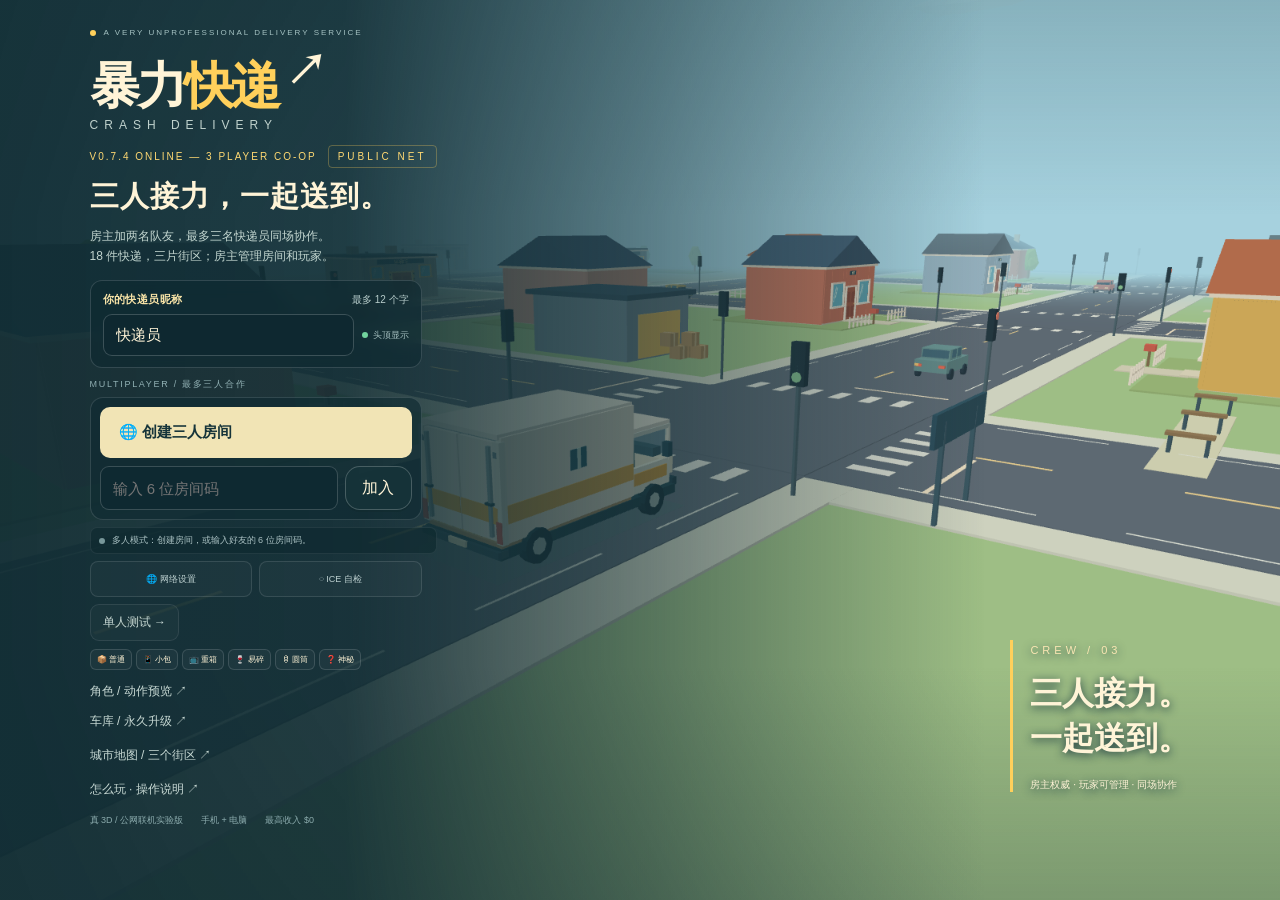
<file: artifacts/V0.7.4-THREE-PLAYER-CO-OP.html>
<!doctype html>
<html lang="zh-CN">
<head>
<meta charset="utf-8"><meta name="viewport" content="width=device-width,initial-scale=1,viewport-fit=cover">
<meta name="theme-color" content="#162e34"><meta name="apple-mobile-web-app-capable" content="yes">
<meta name="apple-mobile-web-app-status-bar-style" content="black-translucent">
<meta name="description" content="暴力快递 V0.7 城市交通：住宅、商业、工业三区，18 件任务包裹，路口转弯让行、事故清障及双人同车合作。">
<title>暴力快递 · V0.7.4 ONLINE · THREE PLAYER CO-OP</title>
<script>window.CRASH_TURN_CREDENTIALS_URL='https://api.feelpal.app/turn-credentials';</script>
<style>:root{--ink:#16343a;--deep:#142b31;--gold:#ffd05b;--cream:#fff4d7;--muted:#abc2c4;--safeB:env(safe-area-inset-bottom,0px);--safeT:env(safe-area-inset-top,0px);--safeL:env(safe-area-inset-left,0px);--safeR:env(safe-area-inset-right,0px)}*{box-sizing:border-box}html,body{margin:0;width:100%;height:100%;overflow:hidden;background:var(--deep);color:var(--cream);font-family:Arial,"PingFang SC","Microsoft YaHei",sans-serif;user-select:none;-webkit-user-select:none;overscroll-behavior:none}button{font:inherit;color:inherit;cursor:pointer;border:0;-webkit-tap-highlight-color:transparent;touch-action:none}button:focus-visible,canvas:focus-visible{outline:2px solid var(--gold);outline-offset:3px}button:disabled{opacity:.42;cursor:default}button:active{transform:translateY(1px)}.hidden{display:none!important}#game,#world,#overlay,#hud,#vignette{position:absolute;inset:0;width:100%;height:100%}#world{touch-action:none;display:block;outline:none}#overlay,#hud,#vignette{pointer-events:none}#vignette{background:linear-gradient(#133c4235,transparent 24%,transparent 74%,#142b3140)}#hud button,#hud .joystick{pointer-events:auto}.control{background:#16343ae8;border:1px solid #ffffff36;border-radius:15px;box-shadow:0 2px 0 #0e292849;min-width:44px;min-height:44px;display:flex;align-items:center;justify-content:center}.control.pressed,.control.active{background:var(--gold);color:var(--ink);border-color:#ffe6a6}.statusbar{position:absolute;left:max(16px,var(--safeL));top:calc(10px + var(--safeT));height:44px;display:flex;align-items:center;gap:17px;border-radius:13px;background:#142f37e5;padding-left:13px;font-size:14px;border:1px solid #ffffff25}.viewtag{font-size:11px;letter-spacing:1px;color:var(--gold);padding-right:12px;border-right:1px solid #ffffff2a}.stat small{font-size:10px;color:var(--muted);margin-left:4px}.money{color:var(--gold)}.statusbar b,.time{font-variant-numeric:tabular-nums}.time{font-size:12px;color:#d2e0dc}.pause{border:0;border-left:1px solid #ffffff25;border-radius:0 12px 12px 0;background:transparent;font-size:18px}.route{position:absolute;top:calc(62px + var(--safeT));left:max(16px,var(--safeL));height:35px;max-width:310px;display:flex;align-items:center;gap:11px;background:#16343ad2;border-radius:9px;padding:0 12px;font-size:12px}.route>b{white-space:nowrap;overflow:hidden;text-overflow:ellipsis;font-weight:500}.route>span:first-child{color:var(--gold);font-size:17px}.route>span:last-child{color:var(--gold);white-space:nowrap}.statuschips{position:absolute;left:max(17px,var(--safeL));top:calc(105px + var(--safeT));display:flex;gap:5px;flex-wrap:wrap;max-width:calc(100% - 120px)}.statuschips>span{background:#17373ac9;border:1px solid #ffffff12;padding:4px 7px;border-radius:5px;font-size:9px;white-space:nowrap}.statuschips>.warn{background:#9f552ce8;color:#fff2cf}.statuschips>.on{color:#ffdb81}.mapPanel{position:absolute;right:max(17px,var(--safeR));top:calc(12px + var(--safeT));width:106px;padding:6px;border-radius:12px;background:#16343adb;border:1px solid #ffffff22}.mapPanel canvas{width:100%;height:auto;display:block;border-radius:7px}.mapPanel small{display:block;font-size:9px;color:#b1c8c5;text-align:center;margin:4px 0 1px}.mapPanel small span{color:var(--gold)}#risk{position:absolute;left:50%;top:calc(20px + var(--safeT));transform:translateX(-50%);background:#934829ec;border:1px solid #ffd68e77;border-radius:8px;padding:8px 12px;font-size:12px;white-space:nowrap}#toast{position:absolute;top:23%;left:50%;transform:translate(-50%,-8px);opacity:0;transition:opacity .15s,transform .15s;background:#16343af2;border:1px solid #ffd05b5b;max-width:min(370px,85%);min-width:230px;padding:15px 22px;border-radius:13px;text-align:center}#toast.show{opacity:1;transform:translate(-50%,0)}#toast b{display:block;color:var(--gold);font-size:24px}#toast span{display:block;font-size:11px;line-height:1.7;margin-top:5px;color:#dce8df}#hint{position:absolute;bottom:calc(154px + var(--safeB));left:50%;transform:translateX(-50%);background:#17343acf;color:#f7f2d9;border-radius:10px;padding:7px 12px;font-size:11px;line-height:1.55;text-align:center;max-width:min(430px,70%);width:max-content}.telemetry{position:absolute;left:50%;bottom:calc(45px + var(--safeB));transform:translateX(-50%);display:flex;align-items:baseline;gap:4px;text-shadow:0 2px 10px #17373a}.telemetry strong{font-size:42px;line-height:1;font-variant-numeric:tabular-nums;letter-spacing:-1px}.telemetry small{font-size:9px;color:#d0e0dc}.healthtrack{position:absolute;width:70px;bottom:-12px;left:0;height:3px;background:#1c3439b0;border-radius:3px;overflow:hidden}.healthtrack i{display:block;height:100%;width:100%;background:#afd5b5}.driveLeft{position:absolute;left:max(23px,var(--safeL));bottom:calc(25px + var(--safeB))}.driveRight{position:absolute;right:max(23px,var(--safeR));bottom:calc(25px + var(--safeB));display:flex;flex-direction:column;align-items:flex-end;gap:10px}.steering,.pedals{display:flex;gap:8px}.steering button{width:64px;height:58px;font-size:21px}.pedals button{width:64px;height:58px;font-size:12px}.pedals .gas{background:#eff0dfe8;color:var(--ink);border-color:#faf9dd}.pedals .gas.pressed{background:var(--gold)}.driveTools{margin-bottom:9px;display:flex;gap:7px}.tool{gap:5px;padding:0 13px;font-size:18px}.tool small{font-size:11px}.enter{gap:7px;background:var(--gold);color:var(--ink);padding:0 13px;height:48px;border-color:#ffe7a7}.enter span{font-size:24px}.enter b{font-size:12px}.keyhelp{position:absolute;bottom:6px;left:50%;transform:translateX(-50%);font-size:10px;color:#fff5d8bd;white-space:nowrap}kbd{font:inherit;font-size:10px;opacity:.65;border:1px solid currentColor;padding:1px 4px;border-radius:4px;margin-left:3px}.joystick{position:absolute;width:128px;height:128px;left:max(23px,var(--safeL));bottom:calc(26px + var(--safeB));touch-action:none}.stickring{position:absolute;inset:5px;background:#173b3ba9;border:1px solid #ffffff3f;border-radius:50%;pointer-events:none}.stickthumb{position:absolute;left:44px;top:44px;width:40px;height:40px;border-radius:50%;background:#e1e9dabb;border:1px solid #ffffff6a;pointer-events:none}.joystick small{position:absolute;left:0;right:0;bottom:-7px;text-align:center;font-size:8px;color:#fff4d5a0;pointer-events:none}.walk{position:absolute;background:transparent;border:0;width:44px;height:44px;font-size:10px;color:#fff9df8a;border-radius:50%;touch-action:none}.walk.up{left:42px;top:-2px}.walk.down{left:42px;bottom:-2px}.walk.left{left:-2px;top:42px}.walk.right{right:-2px;top:42px}.walk.pressed{background:#ffd05b66;color:#fff4d5}.cargoActions{position:absolute;right:max(23px,var(--safeR));bottom:calc(25px + var(--safeB));display:flex;flex-direction:column;align-items:flex-end;gap:7px}.smallAct{font-size:11px;border-radius:10px;min-width:66px;padding:0 10px;min-height:44px}.interact{background:#f2f1deef;color:var(--ink);gap:6px;padding:0 14px;height:49px;font-size:12px}.interact span{font-size:18px}.throw{background:var(--gold);color:var(--ink);width:82px;height:80px;border-radius:23px;border:2px solid #ffe6a6;flex-direction:column;gap:1px;box-shadow:0 4px 0 #a9833999}.throw span{font-size:30px;line-height:28px}.throw b{font-size:13px}.throw.charging{background:#ffefaa;transform:translateY(2px);box-shadow:none}.powertrack{width:82px;height:4px;background:#102e32ad;border-radius:3px;overflow:hidden}.powertrack i{display:block;width:0;height:100%;background:var(--gold)}.rearControls{position:absolute;left:50%;bottom:calc(91px + var(--safeB));transform:translateX(-50%);text-align:center}.rearControls small{font-size:8px;display:block;color:#ebf1d8;margin-bottom:4px;text-shadow:0 1px 4px #1c3037}.rearControls>div{display:flex;gap:5px}.doorToggle{font-size:11px;min-width:44px;min-height:44px;border-radius:10px}.doorToggle.open{background:#955c30dd;border-color:#e7ad7150}#crosshair{position:absolute;top:50%;left:50%;width:18px;height:18px;transform:translate(-50%,-50%);border:1px solid #fff6d99c;border-radius:50%;box-shadow:0 0 3px #193d41}#crosshair i{position:absolute;width:3px;height:3px;border-radius:50%;background:#fff1b2;top:6px;left:6px}#crosshair.locked{border-color:#ffd05b;width:25px;height:25px}#crosshair.locked i{left:10px;top:10px}#focusLabel{position:absolute;top:calc(50% + 22px);left:50%;transform:translateX(-50%);font-size:11px;background:#123339d9;border-radius:6px;padding:5px 8px;white-space:nowrap;max-width:90%;text-overflow:ellipsis;overflow:hidden}#focusLabel:empty{display:none}.screen{position:absolute;inset:0;z-index:10}.menuScreen{padding:36px 7%;display:flex;align-items:center;background:linear-gradient(90deg,#112d34f5,#112d34e7 27%,#112d3480 51%,#112d3400 77%)}.menuCopy{max-width:490px}.eyebrow{color:#a5c2c2;font-size:9px;letter-spacing:2px;display:flex;align-items:center;gap:8px}.eyebrow i{width:6px;height:6px;background:var(--gold);border-radius:50%}.menuCopy h1{font-size:66px;letter-spacing:-3px;line-height:1.05;margin:22px 0 8px;font-weight:900;white-space:nowrap}.menuCopy h1 span{color:var(--gold)}.menuCopy h1 sup{font-size:42px;margin-left:7px}.englishTitle{font-size:12px;color:#c0d2cd;letter-spacing:6px}.edition{font-size:10px;letter-spacing:2px;margin:22px 0 0;color:#ffd972;display:flex;align-items:center;gap:11px}.edition span{padding:5px 9px;border:1px solid #ffd05b4a;border-radius:4px;font-size:10px;letter-spacing:3px}.menuCopy h2{font-size:39px;line-height:1.27;letter-spacing:1px;margin:15px 0 18px}.menuCopy p{font-size:13px;line-height:1.9;color:#c2d5cf;margin:0 0 25px}.menuCopy em{font-style:normal;color:#e9d4a6}.primary{display:block;border-radius:10px;width:100%;max-width:332px;padding:16px 19px;min-height:50px;background:var(--gold);color:var(--ink);font-size:15px;font-weight:800;text-align:left}.secondary{display:block;background:transparent;color:#c8d9d4;font-size:12px;padding:14px 0;min-height:44px;text-align:left}.menuFooter{font-size:9px;display:flex;gap:18px;color:#8cacae;flex-wrap:wrap;margin-top:8px}.menuStamp{position:absolute;right:7%;bottom:12%;padding-left:17px;border-left:3px solid var(--gold);text-shadow:0 2px 10px #15333d}.menuStamp>span{font-size:11px;letter-spacing:4px;color:#f9e6b3}.menuStamp strong{display:block;font-size:32px;line-height:1.4;margin:13px 0}.menuStamp small{font-size:10px}.modalScreen{background:#112830e8;display:flex;align-items:center;justify-content:center;padding:max(15px,var(--safeT)) 17px max(15px,var(--safeB));backdrop-filter:blur(6px)}.modal{background:#1a3940;border:1px solid #ffffff1c;border-radius:20px;padding:28px;max-width:470px;width:100%;max-height:100%;overflow:auto}.modal h2{font-size:25px;line-height:1.3;margin:16px 0}.modal p{font-size:12px;color:#b6cecb;line-height:1.8}.modal .primary{max-width:none}.modal>.primary{margin-top:20px}.settings{display:grid;grid-template-columns:1fr 1fr;gap:8px;margin-top:18px}.settings button{background:#ffffff0b;border:1px solid #ffffff22;border-radius:9px;padding:12px 7px;font-size:11px;min-height:46px}.fineprint{font-size:10px!important;color:#90b2b3!important}.resolution{font-size:10px!important;color:#e6d5a2!important;letter-spacing:.4px}.helpRows>div{border-bottom:1px solid #ffffff13;padding:10px 0}.helpRows b{color:var(--gold);font-size:12px}.helpRows p{font-size:11px;margin:5px 0 0}.endMark{color:var(--gold);font-size:54px}.endStats{display:flex;justify-content:space-between;gap:18px;margin:18px 0}.endStats small{color:var(--muted);display:block;font-size:10px}.endStats strong{color:var(--gold);display:block;font-size:24px;margin-top:7px}.noscript{position:absolute;inset:0;background:var(--deep);padding:40px;display:grid;place-items:center;z-index:99}
@media(hover:hover){button:not(:disabled):hover{filter:brightness(1.1)}}
@media(pointer:coarse),(max-width:760px){kbd,.keyhelp{display:none}.statusbar{left:max(10px,var(--safeL));top:calc(8px + var(--safeT));gap:13px;height:42px;padding-left:11px;font-size:13px}.viewtag{font-size:10px;padding-right:9px}.route{left:max(10px,var(--safeL));top:calc(57px + var(--safeT));font-size:11px;max-width:270px;height:32px}.statuschips{left:max(11px,var(--safeL));top:calc(96px + var(--safeT))}.statuschips>span{font-size:8px;padding:3px 6px}.mapPanel{width:78px;right:max(10px,var(--safeR));top:calc(9px + var(--safeT));padding:5px;border-radius:10px}.mapPanel small{font-size:7px}.driveLeft{left:max(12px,var(--safeL));bottom:calc(15px + var(--safeB))}.driveRight{right:max(12px,var(--safeR));bottom:calc(15px + var(--safeB));gap:8px}.steering,.pedals{gap:6px}.steering button,.pedals button{width:52px;height:52px;border-radius:14px}.pedals button{font-size:11px}.steering button{font-size:18px}.tool{min-height:44px;font-size:17px;padding:0 10px;gap:5px}.tool small{font-size:10px}.enter{height:46px;min-width:108px;padding:0 11px;border-radius:13px}.enter b{font-size:11px}.enter span{font-size:19px}.driveTools{margin-bottom:8px}.telemetry{bottom:calc(33px + var(--safeB))}.telemetry strong{font-size:33px}.telemetry small{font-size:8px}.healthtrack{width:56px;bottom:-9px}#hint{bottom:calc(151px + var(--safeB));font-size:10px;max-width:75%;padding:7px 10px}#toast{top:24%;min-width:200px;padding:12px 17px}#toast b{font-size:21px}#toast span{font-size:10px}#risk{top:calc(125px + var(--safeT));font-size:10px;max-width:90%;padding:6px 10px}.joystick{left:max(9px,var(--safeL));bottom:calc(15px + var(--safeB));transform:scale(.92);transform-origin:left bottom}.cargoActions{right:max(12px,var(--safeR));bottom:calc(15px + var(--safeB));gap:6px}.throw{width:76px;height:73px;border-radius:22px}.throw span{font-size:28px}.powertrack{width:76px}.interact{padding:0 10px;font-size:11px;height:46px}.interact span{font-size:16px}.smallAct{font-size:10px;min-width:65px;min-height:44px}.rearControls{bottom:calc(98px + var(--safeB))}.rearControls>div{gap:3px}.doorToggle{min-width:44px;min-height:44px}.rearControls small{font-size:8px}#focusLabel{font-size:10px}.mapPanel small{margin:2px 0 0}}
@media(max-width:600px) and (orientation:portrait){.statusbar{right:max(10px,var(--safeR));gap:12px;justify-content:space-between}.statusbar .pause{flex-shrink:0}.viewtag{letter-spacing:0}.time{font-size:11px}.route{right:94px;max-width:none}.route #distance{margin-left:auto}.mapPanel{top:calc(57px + var(--safeT));width:74px}.statuschips{max-width:calc(100% - 96px);gap:4px;top:calc(96px + var(--safeT))}.statuschips>span{padding:3px 5px}.menuScreen{padding:30px 7%;background:linear-gradient(90deg,#112d34e8 0%,#112d34b8 46%,#112d3426 100%)}.menuCopy h1{font-size:48px;margin-top:21px}.menuCopy h1 sup{font-size:32px;margin-left:6px}.englishTitle{font-size:9px;letter-spacing:4px}.menuCopy h2{font-size:34px;margin:18px 0 17px}.menuCopy p{font-size:12px;margin-bottom:25px}.eyebrow{font-size:7px;letter-spacing:1px}.edition{margin-top:24px}.menuFooter{font-size:8px;gap:13px}.menuStamp{display:none}.menuCopy{max-width:100%;width:100%}.menuCopy .primary{max-width:100%}.modal{padding:23px 20px}.modal h2{font-size:23px}#risk{top:calc(141px + var(--safeT))}#hud[data-view=cargo] #hint{bottom:calc(170px + var(--safeB));max-width:66%;left:44%}#hud[data-view=cargo] .telemetry{bottom:calc(29px + var(--safeB))}.rearControls{bottom:calc(98px + var(--safeB))}}
@media(max-width:360px) and (orientation:portrait){.statusbar{gap:8px;padding-left:9px;font-size:12px}.viewtag{padding-right:6px;font-size:9px}.steering button,.pedals button{width:47px;height:49px}.enter{min-width:100px}.driveLeft,.joystick{left:8px}.driveRight,.cargoActions{right:8px}.statuschips>span{font-size:7px}.telemetry strong{font-size:29px}.telemetry small{font-size:7px}.rearControls{left:50%;bottom:calc(96px + var(--safeB))}.rearControls>div{gap:2px}.joystick{transform:scale(.82)}.menuCopy h1{font-size:41px}.menuCopy h2{font-size:28px}.menuCopy p{font-size:11px}.menuCopy h1 sup{font-size:26px}.edition{margin-top:18px}.menuCopy p{margin-bottom:20px}.eyebrow{font-size:6px}.primary{font-size:13px}.menuCopy h1{margin-top:17px}.mapPanel{width:66px;right:9px}.route{right:84px}.route>b{font-size:10px}.statuschips{max-width:calc(100% - 80px)}.throw{width:68px;height:67px}.powertrack{width:68px}.interact{padding:0 8px;font-size:10px}#hint{font-size:9px}#focusLabel{font-size:9px}}
@media(max-height:540px) and (orientation:landscape){.statusbar{top:calc(7px + var(--safeT));height:42px}.route{top:calc(55px + var(--safeT));height:29px;max-width:260px}.statuschips{top:calc(89px + var(--safeT))}.mapPanel{width:73px;top:calc(8px + var(--safeT))}.mapPanel small{display:none}#risk{top:calc(12px + var(--safeT));left:60%;font-size:10px}.driveLeft,.driveRight{bottom:calc(10px + var(--safeB))}.driveTools{margin-bottom:5px}.driveRight{gap:5px}.steering button,.pedals button{height:46px;width:49px}.enter{height:44px}.telemetry{bottom:calc(23px + var(--safeB))}.telemetry strong{font-size:29px}#hint{bottom:calc(48px + var(--safeB));max-width:38%;font-size:9px;left:47%}.joystick{bottom:calc(10px + var(--safeB));transform:scale(.83)}.cargoActions{bottom:calc(11px + var(--safeB));display:grid;grid-template-columns:auto auto;gap:5px;align-items:end}.cargoActions .throw{grid-column:2;grid-row:1 / span 2;width:69px;height:69px}.cargoActions .powertrack{grid-column:2;width:69px}.cargoActions .smallAct{min-height:44px;font-size:9px}.cargoActions .interact{min-height:44px;height:44px;font-size:10px;grid-column:1}.cargoActions #assistAimBtn{grid-column:1;grid-row:1}.cargoActions #dropBtn{grid-column:1;grid-row:2}.rearControls{left:30%;bottom:calc(14px + var(--safeB))}#toast{top:32%;min-width:210px;padding:9px 16px}#toast b{font-size:19px}#toast span{font-size:9px}#focusLabel{font-size:10px;top:calc(50% + 19px)}.menuScreen{padding:20px 5%}.menuCopy h1{font-size:43px;margin:10px 0 5px}.menuCopy h1 sup{font-size:28px}.englishTitle{font-size:9px;letter-spacing:4px}.eyebrow{font-size:7px}.edition{margin:13px 0 0;font-size:8px}.edition span{font-size:8px;padding:3px 7px}.menuCopy h2{font-size:25px;line-height:1.18;margin:10px 0}.menuCopy h2 br{display:none}.menuCopy p{font-size:10px;line-height:1.65;margin-bottom:13px}.menuCopy .primary{padding:12px 17px;min-height:44px;font-size:12px;max-width:295px}.menuCopy .secondary{padding:8px 0;min-height:36px;font-size:10px}.menuFooter{font-size:7px;margin-top:2px}.menuStamp{bottom:16%;right:7%}.menuStamp strong{font-size:23px}.menuStamp small{font-size:8px}.modal{padding:21px}.modal h2{font-size:22px}.keyhelp{display:none}}
@media(prefers-reduced-motion:reduce){*{transition:none!important;animation:none!important}}

/* Multiplayer V0.2 UI: desktop + portrait/landscape safe areas. */
.menuScreen{overflow-y:auto}.menuCopy h1{font-size:56px;margin-top:12px}.menuCopy h2{font-size:35px;margin:12px 0}.edition{margin-top:15px}.menuCopy p{margin-bottom:16px}.menuLinks{display:flex;gap:18px;flex-wrap:wrap}.menuLinks .secondary{padding:10px 0 2px;min-height:34px}.menuFooter{margin-bottom:6px}#netStatus{max-width:360px;line-height:1.65}#roomCode{touch-action:manipulation;user-select:text;-webkit-user-select:text}.roomStrip{position:absolute;top:calc(134px + var(--safeT));left:max(16px,var(--safeL));display:flex;align-items:center;gap:6px;border:1px solid #e1efd329;border-radius:8px;background:#14303ce3;font-size:10px;padding:3px 4px 3px 8px;max-width:calc(100% - 30px)}.onlineDot{width:5px;height:5px;flex-shrink:0;background:#9adab1;border-radius:50%}.roomStrip button{font-size:10px;background:#39565d;border-radius:5px;min-height:30px;padding:0 9px;pointer-events:auto}.driveTools{max-width:180px}.wardrobe{pointer-events:none}.wardrobe header{position:absolute;left:5%;top:6%;pointer-events:none}.wardrobe h2{font-size:32px;margin:12px 0 7px}.wardrobe h2 span{font-size:10px;margin-left:12px;color:#a5c6c8;font-weight:400}.wardrobe p{font-size:11px;color:#9fbfc0}.galleryClose{position:absolute;right:5%;top:5%;font-size:12px;padding:0 17px;pointer-events:auto}.avatarCaption{position:absolute;left:8%;top:42%;display:flex;flex-direction:column;gap:9px}.avatarCaption small{font-size:10px;letter-spacing:2px;color:#a3c4c8}.avatarCaption strong{font-size:24px;color:#ffdc88}.avatarCaption span{font-size:11px;color:#c9d9d4}.poseDock{pointer-events:auto;position:absolute;left:50%;bottom:calc(23px + var(--safeB));transform:translateX(-50%);width:min(510px,90%);background:#122d38ed;border:1px solid #d3e7df33;border-radius:17px;padding:13px;backdrop-filter:blur(10px)}.crewSelect{display:flex;align-items:center;gap:8px;margin-bottom:10px}.crewSelect button,.poseGrid button{background:#ffffff09;border:1px solid #dae8d52b;border-radius:8px;min-height:40px;padding:0 10px;font-size:11px}.crewSelect>span{margin-left:auto;font-size:9px;color:#91b1b5}.crewSelect .active,.poseGrid .active{background:#f3ca6c;color:#163840;border-color:#ffe4a0}.poseGrid{display:grid;grid-template-columns:repeat(4,1fr);gap:6px}.wardrobe .eyebrow{letter-spacing:2px}#game[data-online=true] #risk{top:calc(172px + var(--safeT))}
@media(max-width:600px) and (orientation:portrait){.menuScreen{padding:22px 7%;align-items:center}.menuCopy h1{font-size:45px;margin:8px 0}.menuCopy h2{font-size:30px;line-height:1.14;margin:11px 0}.menuCopy h2 br{display:none}.edition{margin-top:15px}.menuCopy p{font-size:11px;line-height:1.75;margin-bottom:12px}.menuCopy .primary{min-height:44px;padding:13px 15px}.menuCopy .secondary{font-size:11px}.menuLinks{gap:15px}.roomStrip{left:10px;top:calc(136px + var(--safeT));font-size:9px;gap:5px;max-width:calc(100% - 20px)}.roomStrip button{font-size:9px;min-height:30px}.wardrobe header{top:5%;left:6%}.wardrobe h2{font-size:25px}.wardrobe h2 span{display:block;margin:6px 0 0}.wardrobe p{font-size:10px}.galleryClose{right:5%;font-size:10px;padding:0 12px}.avatarCaption{left:7%;top:24%;gap:6px}.avatarCaption strong{font-size:17px}.avatarCaption small{font-size:8px}.avatarCaption span{font-size:10px}.poseDock{bottom:calc(14px + var(--safeB));padding:10px;width:92%}.crewSelect>span{font-size:8px}.crewSelect button,.poseGrid button{font-size:10px;padding:0 8px;min-height:38px}}
@media(max-height:680px) and (orientation:portrait){.menuScreen{align-items:flex-start;padding-top:14px}.menuCopy h1{font-size:39px}.menuCopy p{line-height:1.6}.menuCopy .secondary{padding-top:7px;padding-bottom:7px;min-height:30px}.edition{margin-top:10px}.menuCopy .primary{padding:11px 14px}}
@media(max-height:540px) and (orientation:landscape){.menuScreen{align-items:flex-start;padding:16px 5%}.menuCopy h1{font-size:35px;margin:8px 0}.menuCopy{max-width:425px}.menuCopy h2{font-size:22px;margin:8px 0}.menuCopy p{display:none}.edition{margin-top:9px}.menuCopy .primary{padding:10px 15px;min-height:40px;max-width:295px}.menuLinks .secondary{min-height:25px;font-size:10px}.menuCopy .secondary{padding:6px 0;min-height:27px}.menuStamp{right:6%;bottom:25%}.roomStrip{top:calc(113px + var(--safeT));font-size:9px}.wardrobe header{top:7%;left:5%}.wardrobe h2{font-size:23px}.avatarCaption{left:5%;top:44%}.avatarCaption strong{font-size:19px}.poseDock{left:auto;right:4%;transform:none;width:225px;bottom:6%;padding:10px}.crewSelect{flex-wrap:wrap}.crewSelect>span{display:none}.poseGrid{grid-template-columns:repeat(2,1fr)}.poseGrid button,.crewSelect button{min-height:34px;font-size:10px}.galleryClose{top:5%;right:4%}#game[data-online=true] #risk{top:calc(8px + var(--safeT));left:60%}}


/* V0.7 ONLINE additions */
.packageLegend{display:flex;gap:5px;flex-wrap:wrap;margin:8px 0 0}.packageLegend span{font-size:9px;padding:4px 6px;border:1px solid #ffffff22;border-radius:6px;background:#ffffff08}.garageMoney{color:var(--gold)}.garageGrid{display:grid;grid-template-columns:1fr 1fr;gap:7px;margin:12px 0}.garageGrid button{background:#ffffff0b;border:1px solid #ffffff22;border-radius:9px;min-height:54px;padding:8px;text-align:left}.garageGrid b,.garageGrid span{display:block}.garageGrid span{font-size:9px;color:#b9cfca;margin-top:3px}.conditionChip{color:#ffdc88!important}

/* V0.7 ONLINE Multiplayer lobby + nickname + performance UI */
.profileSetup{max-width:332px;margin:14px 0 10px;padding:11px 12px;border:1px solid #ffffff24;border-radius:12px;background:#0f2a31a8;backdrop-filter:blur(7px)}
.profileSetup label{display:flex;align-items:center;justify-content:space-between;gap:12px;font-size:10px;color:#b7ccca;margin-bottom:7px}.profileSetup label b{font-size:11px;color:#f7e3a7;letter-spacing:.4px}.nicknameRow{display:flex;align-items:center;gap:8px}.nicknameRow input{min-width:0;flex:1;height:42px;border:1px solid #ffffff30;border-radius:9px;background:#0e2830;color:#fff4d7;padding:0 12px;font:inherit;font-size:15px;outline:none}.nicknameRow input:focus{border-color:#ffd05b99;box-shadow:0 0 0 2px #ffd05b1d}.nicknameBadge{flex:0 0 auto;font-size:9px;color:#9fb9ba;white-space:nowrap}.nicknameBadge i{display:inline-block;width:6px;height:6px;border-radius:50%;background:#72d39e;margin-right:5px}.lobbyLabel{font-size:9px;letter-spacing:1.7px;color:#91b1b4;margin:9px 0 6px}.multiplayerPanel{max-width:332px;padding:9px;border:1px solid #ffffff20;border-radius:13px;background:#102b33a8}.multiplayerPanel .primary{max-width:none}.joinRow{display:flex;gap:7px;margin-top:8px}.joinRow input{min-width:0;flex:1;border:1px solid #ffffff2d;border-radius:9px;background:#0e2931;color:#fff4d7;padding:0 12px;font:inherit;font-size:15px;height:44px}.joinRow .control{min-width:67px}.soloLink{max-width:332px;margin-top:7px!important;text-align:center!important;border:1px solid #ffffff17!important;border-radius:9px!important;padding:9px 12px!important;background:#ffffff06!important}.netStatusPill{max-width:332px;display:flex;align-items:center;gap:7px;font-size:9px!important;color:#abc2c4!important;margin:7px 0 0!important;min-height:25px!important;padding:5px 8px;border-radius:7px;background:#0f2930a3;border:1px solid #ffffff12}.netStatusPill:before{content:'';width:6px;height:6px;border-radius:50%;background:#78979a;flex:0 0 auto}.packageLegend{max-width:332px;margin-top:8px!important;gap:4px!important}.packageLegend span{font-size:8px!important;padding:4px 6px!important}
.roomStrip{gap:7px!important;padding:4px 5px 4px 7px!important;max-width:min(620px,calc(100% - 30px))!important}.crewHud{display:flex;align-items:center;gap:6px;min-width:0}.crewDot{width:7px;height:7px;border-radius:50%;flex:0 0 auto}.crewDot.local{background:#efae3f}.crewDot.remote{background:#55b8d3}.crewHudText{display:flex;flex-direction:column;min-width:0;line-height:1.1}.crewHudText strong{font-size:10px;max-width:105px;overflow:hidden;text-overflow:ellipsis;white-space:nowrap;color:#fff1c6}.crewHudText small{font-size:7px;color:#95b5b7;margin-top:2px}.roomDivider{width:1px;height:20px;background:#ffffff20;flex:0 0 auto}.roomMeta{font-size:8px;color:#94b2b5;white-space:nowrap}.roomStrip #waveBtn{min-width:35px!important;padding:0 8px!important;font-size:15px!important}
.nameplate{position:absolute;pointer-events:none;transform:translate(-50%,-100%);padding:5px 8px 4px;border-radius:8px;background:#102d35e8;border:1px solid #ffffff35;box-shadow:0 2px 10px #0d242b66;white-space:nowrap;text-align:center}.nameplate b{display:block;font-size:11px;color:#fff2c8;line-height:1.15}.nameplate small{display:block;font-size:8px;color:#a9c5c6;margin-top:2px}.nameplate.blue{border-color:#70d0e75c}.nameplate.orange{border-color:#f2bd6263}
@media(max-width:600px) and (orientation:portrait){.profileSetup,.multiplayerPanel,.netStatusPill,.soloLink{max-width:none;width:100%}.packageLegend{display:none}.profileSetup{margin:10px 0 7px;padding:9px 10px}.nicknameRow input{height:40px;font-size:16px}.lobbyLabel{margin:7px 0 5px}.multiplayerPanel{padding:7px}.menuCopy p{margin-bottom:10px!important}.roomStrip{top:calc(132px + var(--safeT));left:10px!important;right:10px!important;max-width:none!important;width:auto!important}.roomMeta{display:none}.crewHudText strong{max-width:86px}.crewHudText small{font-size:6px}.roomDivider{height:18px}.nicknameBadge{font-size:8px}}
@media(max-height:540px) and (orientation:landscape){.profileSetup{position:absolute;left:5%;top:184px;width:295px;margin:0;padding:7px 9px}.profileSetup label{margin-bottom:4px}.nicknameRow input{height:36px}.lobbyLabel{display:none}.multiplayerPanel{position:absolute;left:5%;top:263px;width:295px;padding:6px}.multiplayerPanel .primary{min-height:36px!important;padding:8px 12px!important}.joinRow{margin-top:5px}.joinRow input{height:36px}.netStatusPill{position:absolute;left:5%;top:348px;width:295px;margin:0!important;min-height:21px!important}.soloLink{position:absolute;left:315px;top:263px;width:110px;margin:0!important;min-height:36px!important}.packageLegend{display:none}.menuLinks{position:absolute;left:315px;top:305px;display:block}.menuLinks .secondary,#garageBtn,#helpBtn{font-size:9px!important;min-height:25px!important;padding:4px 0!important}.roomStrip{top:calc(86px + var(--safeT))}}

/* V0.6: clear canvas, contextual actions and a compact opt-in job sheet. */
#game{height:100%;height:100dvh}#errorScreen{z-index:90}
.route{pointer-events:auto;height:40px;padding-right:3px;max-width:390px}
.route>button{border:1px solid #d3e1cc3b;background:#31515a;font-size:11px;min-width:44px;min-height:34px;border-radius:7px;margin-left:3px}
.route #distance{margin-left:auto}.route b{max-width:205px}
.mobility{position:absolute;right:max(23px,var(--safeR));bottom:calc(246px + var(--safeB));background:#335d66e8}
.taskBadge{position:absolute;left:50%;top:calc(155px + var(--safeT));transform:translateX(-50%);font-size:11px;color:#d0efce;background:#1c4149ed;border:1px solid #a9d29a55;padding:7px 11px;border-radius:8px;max-width:80%;text-align:center;white-space:nowrap}
.taskBadge.mismatch{background:#765035ed;color:#ffe1aa;border-color:#efc28577}
.workProgress{position:absolute;left:50%;top:58%;transform:translateX(-50%);width:210px;padding:10px;border-radius:10px;background:#15353aed;text-align:center;font-size:12px}
.workProgress>div{height:5px;margin-top:8px;background:#718b8966;border-radius:6px;overflow:hidden}.workProgress i{height:100%;display:block;background:#ffd05b;width:0}
.manifest{position:absolute;z-index:8;top:calc(65px + var(--safeT));right:max(18px,var(--safeR));width:360px;max-width:calc(100% - 24px);max-height:calc(100% - 96px - var(--safeT) - var(--safeB));overflow:auto;background:#14313bee;border:1px solid #9eb6ad69;border-radius:18px;padding:18px;box-shadow:0 15px 40px #071f2855;backdrop-filter:blur(10px)}
.manifest header{display:flex;gap:12px;justify-content:space-between;align-items:center}.manifest h2{font-size:19px;letter-spacing:.3px;margin:8px 0 0}.manifest header small{font-size:8px;letter-spacing:1.5px;color:#adc9c8}.manifest p,.manifest footer{font-size:10px;line-height:1.7;color:#adc9c8}.manifest header button{font-size:22px;flex-shrink:0}
#orderList{display:grid;gap:6px;margin:12px 0}.job{min-height:58px;background:#ffffff07;border:1px solid #acc4b827;border-radius:10px;display:flex;align-items:center;gap:10px;text-align:left;padding:9px 10px;color:#eff0dc;touch-action:manipulation}.job>strong{font-size:22px;color:#ffe0a1;letter-spacing:1px}.jobText{display:flex;flex-direction:column;gap:4px;flex:1;min-width:0}.jobText b{font-size:12px}.jobText small{font-size:9px;color:#aec4c7}.jobLocation{font-size:9px;color:#c1d5ca;white-space:nowrap}.job.selected{background:#ffe2a211;border-color:#f5d18ea6}.job.complete{opacity:.55}.job.complete strong{color:#b0d7b1}
[data-view=outside] .telemetry{display:none}.menuCopy h2{font-size:32px}
@media(pointer:coarse),(max-width:760px){
 .route{height:38px;top:calc(55px + var(--safeT));max-width:calc(100% - 94px)}.route b{max-width:140px;font-size:10px}.route>button{min-height:34px;font-size:10px;margin-left:0;padding:0 7px}
 .statuschips{top:calc(99px + var(--safeT))}.mobility{right:max(12px,var(--safeR));bottom:calc(240px + var(--safeB));font-size:10px;min-height:44px}
 .taskBadge{top:calc(193px + var(--safeT));font-size:9px;padding:5px 8px;max-width:88%}.manifest{right:12px;top:calc(54px + var(--safeT));padding:14px}.manifest h2{font-size:18px}
 #hud[data-view=cargo] #hint,#hud[data-view=outside] #hint{bottom:calc(154px + var(--safeB));left:45%;max-width:49%;font-size:9px}
 .cargoActions #interactBtn:not(.hidden){max-width:112px}.taskBadge{pointer-events:none}
}
@media(max-width:600px) and (orientation:portrait){
 .menuCopy h2{font-size:27px}.route{gap:5px;padding-left:8px;right:90px}.route #distance{font-size:10px}.route b{max-width:91px}.route>span:first-child{font-size:13px}.route>button{margin-left:0}
 .roomStrip{max-width:calc(100% - 20px)}.crewHudName{max-width:88px}.job{padding:8px;gap:7px}.jobText small{font-size:8px}
 .rearControls{left:47%;bottom:calc(94px + var(--safeB))}.rearControls small{display:none}.telemetry{bottom:calc(29px + var(--safeB));left:48%}
}
@media(max-width:360px) and (orientation:portrait){.route{right:82px;gap:3px;font-size:9px}.route b{max-width:70px}.route #distance{font-size:8px}.route>button{font-size:9px;min-width:44px}.jobLocation{font-size:8px}.taskBadge{font-size:8px}.rearControls{left:48%}.doorToggle{font-size:9px}}
@media(max-height:540px) and (orientation:landscape){
 .route{top:calc(54px + var(--safeT));height:34px}.route>button{min-height:30px}.statuschips{top:calc(94px + var(--safeT))}.taskBadge{top:calc(48px + var(--safeT));left:69%;max-width:45%}
 .mobility{right:max(23px,var(--safeR));bottom:calc(154px + var(--safeB));min-height:44px}
 .manifest{top:calc(12px + var(--safeT));max-height:calc(100% - 24px - var(--safeT) - var(--safeB));width:390px}.manifest p{margin:7px 0}#orderList{grid-template-columns:1fr 1fr}.job{gap:5px;padding:7px;flex-wrap:wrap}.job>strong{font-size:18px}.jobLocation{width:100%;margin-left:32px}.jobText small{font-size:8px}
 #hud[data-view=cargo] #hint,#hud[data-view=outside] #hint{bottom:calc(92px + var(--safeB));left:48%;max-width:40%;font-size:9px}.rearControls{left:33%;bottom:calc(14px + var(--safeB))}
}
/* Lobby has a naturally scrollable copy column; never center an over-height column off-screen. */
.menuScreen{align-items:flex-start;padding-top:28px;padding-bottom:24px}.menuCopy h1{font-size:50px;margin:12px 0 6px}.menuCopy h2{margin:12px 0;font-size:29px;line-height:1.15}.menuCopy h2 br{display:none}.menuCopy .edition{margin-top:13px}.menuCopy p{font-size:12px;line-height:1.7;margin:12px 0!important}.menuLinks{gap:13px}.menuCopy>.secondary{padding:9px 0;min-height:38px}.menuCopy .eyebrow{font-size:8px}
@media(max-width:600px) and (orientation:portrait){.menuScreen{padding:20px 7%}.menuCopy h1{font-size:43px}.menuCopy h2{font-size:25px}.menuCopy p{font-size:10px}.mapPanel{width:64px;top:calc(58px + var(--safeT))}.mapPanel small{display:none}.nicknameRow input,.joinRow input{font-size:16px}.menuCopy .eyebrow{font-size:7px;letter-spacing:1px}}
@media(max-height:540px) and (orientation:landscape){
 .menuScreen{display:block;padding:18px 5%;overflow-y:auto}.menuCopy{width:100%;max-width:none;display:grid;grid-template-columns:minmax(220px,1fr) minmax(240px,1fr);gap:5px 30px;align-content:start}
 .menuCopy>.eyebrow,.menuCopy>h1,.menuCopy>.englishTitle,.menuCopy>.edition,.menuCopy>h2,.menuCopy>p,.menuCopy>.menuFooter{grid-column:1}
 .menuCopy>.eyebrow{grid-row:1}.menuCopy>h1{grid-row:2;font-size:35px;margin:5px 0}.menuCopy>.englishTitle{grid-row:3}.menuCopy>.edition{grid-row:4}.menuCopy>h2{grid-row:5;font-size:22px}.menuCopy>p{display:none}.menuCopy>.menuFooter{grid-row:9}
 .profileSetup,.multiplayerPanel,.netStatusPill,.soloLink,.menuLinks{position:static!important;max-width:none;width:100%!important;margin:0!important;left:auto;top:auto}
 .profileSetup{grid-column:2;grid-row:1 / span 2}.multiplayerPanel{grid-column:2;grid-row:3 / span 3}.netStatusPill{grid-column:2;grid-row:6}.soloLink{grid-column:2;grid-row:7;min-height:40px!important}.menuLinks{grid-column:1;grid-row:6;display:flex;flex-wrap:wrap}.menuCopy>#garageBtn{grid-column:1;grid-row:7}.menuCopy>#helpBtn{grid-column:1;grid-row:8}
 .lobbyLabel{display:none}.menuStamp{display:none}.nicknameRow input,.joinRow input{font-size:16px!important;height:40px}.multiplayerPanel .primary{min-height:42px!important}.menuLinks .secondary,#garageBtn,#helpBtn{min-height:32px!important}.menuCopy .englishTitle{font-size:8px}
}

/* One additional line of route information, not a new dashboard. */
#mapOpenBtn{display:block;width:100%;min-width:44px;min-height:44px;padding:0;background:transparent;border:0;cursor:pointer;color:inherit}#mapOpenBtn small{margin-top:4px}
#districtChip{color:#cde6d1}.routeGuide{position:absolute;left:max(18px,var(--safeL));top:calc(107px + var(--safeT));font-size:11px;color:#e9e9d1;text-shadow:0 1px 3px #112d34;pointer-events:none}.statuschips{top:calc(130px + var(--safeT))}
.cityScreen{position:absolute;inset:0;z-index:25;display:flex;align-items:center;justify-content:center;padding:16px;background:#102b35c9;backdrop-filter:blur(5px)}
.citySheet{border:1px solid #d6e6d540;border-radius:20px;background:#173742;width:920px;max-width:100%;max-height:100%;overflow:auto;padding:22px;box-shadow:0 15px 65px #09273366}
.citySheet header{display:flex;align-items:center;justify-content:space-between;gap:15px}.citySheet h2{margin:7px 0;font-size:24px}.citySheet header small{font-size:9px;letter-spacing:2px;color:#b5cece}.citySheet header .control{font-size:22px;min-height:44px;min-width:44px}
.cityLayout{display:grid;grid-template-columns:minmax(280px,1.3fr) minmax(220px,.9fr);gap:22px;margin-top:15px}.cityMapBox{min-width:0}#cityMap{display:block;width:100%;height:auto;border:1px solid #cfddcb38;border-radius:12px;touch-action:manipulation}
.cityLegend{font-size:10px;color:#bfd2d1;line-height:1.8;margin:8px 0}.cityInfo{min-width:0}.cityInfo h3{font-size:20px;margin:8px 0 12px;color:#ffe1a1}.cityInfo p{font-size:12px;color:#bcd1d2;line-height:1.8;margin:10px 0}.cityInfo .primary{margin-top:16px;max-width:100%;font-size:13px;min-height:46px}
.cityDistricts{display:flex;gap:6px;flex-wrap:wrap;margin:8px 0 16px}.cityDistricts button{font-size:11px;min-height:44px;background:#ffffff08;border:1px solid #e7ebd32a;border-radius:8px;padding:7px 10px}.cityDistricts button.active{background:#eacb88;color:#1b3e48;border-color:#ffe4a5}
#cityRouteSummary{padding:10px 12px;border-left:2px solid #edc67f;background:#ffffff06;border-radius:0 8px 8px 0;color:#eedaaa;font-size:11px}#cityMapTraffic{font-variant-numeric:tabular-nums;color:#dfc6a8}.cityNote{font-size:10px!important;opacity:.85}.cityLoading{font-size:10px;color:#b8d4ce;margin-top:7px}.menuStamp .cityKicker{font-size:9px;letter-spacing:3px}
@media(pointer:coarse),(max-width:760px){.routeGuide{left:12px;top:calc(99px + var(--safeT));font-size:9px}.statuschips{top:calc(120px + var(--safeT));max-width:calc(100% - 15px)}.statuschips>span{font-size:8px;padding:3px 5px}.roomStrip{top:calc(146px + var(--safeT))}.citySheet{padding:15px}.cityLayout{gap:12px}.cityInfo p{font-size:11px}.citySheet h2{font-size:20px}}
@media(max-width:600px) and (orientation:portrait){.cityScreen{padding:calc(8px + var(--safeT)) 8px calc(8px + var(--safeB));align-items:flex-start}.citySheet{padding:13px;border-radius:15px}.cityLayout{grid-template-columns:1fr;gap:4px;margin-top:8px}#cityMap{max-height:none}.citySheet h2{font-size:19px}.cityLegend{margin:4px 0;font-size:9px}.cityDistricts{margin:4px 0;gap:4px}.cityDistricts button{font-size:10px;min-height:44px;padding:7px 9px}.cityInfo h3{font-size:17px;margin:6px 0}.cityInfo p{margin:6px 0}.cityInfo .primary{margin:9px 0}.cityNote{margin-bottom:0!important}.menuCopy>#cityMenuBtn{min-height:38px;padding:7px 0}.statuschips{gap:3px}.roomStrip{max-width:calc(100% - 20px)}}
@media(max-width:360px) and (orientation:portrait){.statuschips>span{font-size:7px}.routeGuide{font-size:8px}.cityDistricts button{padding:5px 7px;font-size:9px}.citySheet{padding:10px}.cityInfo h3{font-size:16px}}
@media(max-height:540px) and (orientation:landscape){.cityScreen{padding:8px}.citySheet{padding:12px}.citySheet header small{font-size:8px}.citySheet h2{font-size:18px;margin:5px 0}.cityLayout{grid-template-columns:minmax(220px,1fr) minmax(210px,1fr);margin-top:7px}.cityMapBox{max-width:320px}.cityInfo h3{font-size:16px}.cityInfo p{font-size:10px;margin:6px 0}.cityDistricts{gap:4px;margin:0 0 8px}.cityDistricts button{font-size:10px;padding:5px 7px}.cityNote{font-size:9px!important}.routeGuide{top:calc(94px + var(--safeT));font-size:9px}.statuschips{top:calc(113px + var(--safeT))}.roomStrip{top:calc(135px + var(--safeT))}.menuCopy>#cityMenuBtn{grid-column:1;grid-row:8}.menuCopy>#helpBtn{grid-row:9}.menuCopy>.menuFooter{grid-row:10}}
/* Keep the teammate strip BELOW vehicle chips rather than overlapping them. */
.roomStrip{top:calc(159px + var(--safeT))}
@media(pointer:coarse),(max-width:760px){.roomStrip{top:calc(145px + var(--safeT))}}
@media(max-height:540px) and (orientation:landscape){.roomStrip{top:calc(135px + var(--safeT))}}
.menuCopy>.secondary{min-height:34px;padding:6px 0}

#game[data-online=true] #risk{top:calc(209px + var(--safeT))}
@media(pointer:coarse),(max-width:760px){#game[data-online=true] #risk{top:calc(194px + var(--safeT))}}
@media(max-height:540px) and (orientation:landscape){#game[data-online=true] #risk{top:calc(8px + var(--safeT));left:60%}}


/* V0.7.2 network diagnostics hotfix / TURN UI */
.netTools{max-width:332px;display:flex;gap:7px;margin-top:7px}.netTools button{flex:1;min-height:36px;border:1px solid #ffffff1d;border-radius:8px;background:#ffffff07;color:#bdd0d0;font-size:9px}.netTools button strong{color:#ffe09a;font-weight:600}.netStatusPill[data-state=ok]:before{background:#75d5a0}.netStatusPill[data-state=warn]:before{background:#e3b860}.netStatusPill[data-state=bad]:before{background:#e07d6c}.netStatusPill[data-state=working]:before{background:#72b9d2;box-shadow:0 0 0 3px #72b9d220}.networkModal .netGrid{display:grid;grid-template-columns:1fr 1fr;gap:8px;margin-top:14px}.networkModal label{font-size:10px;color:#a9c2c3;display:flex;flex-direction:column;gap:5px}.networkModal label.wide{grid-column:1/-1}.networkModal input,.networkModal select{width:100%;min-height:42px;border:1px solid #ffffff2b;border-radius:8px;background:#102c33;color:#fff4d7;padding:0 10px;font:inherit;font-size:13px;outline:none}.networkModal input:focus,.networkModal select:focus{border-color:#ffd05b88}.networkModal .netActions{display:flex;gap:7px;flex-wrap:wrap;margin-top:12px}.networkModal .netActions button{flex:1;min-width:125px}.netDiag{margin-top:12px;border:1px solid #ffffff16;border-radius:10px;background:#102c3370;padding:10px;font-size:10px;color:#b5cbca;line-height:1.7}.netDiag b{color:#ffe09a}.netDiag code{font-family:ui-monospace,SFMono-Regular,Menlo,monospace;color:#e9f2e8}.netSecret{font-size:9px!important;color:#89a9ab!important}.linkBadge{display:inline-flex;align-items:center;gap:4px;border:1px solid #ffffff1d;border-radius:6px;padding:2px 5px;color:#cfe0db;background:#ffffff08}.linkBadge.relay{color:#ffd487;border-color:#e6ad5045}.linkBadge.direct{color:#a5e2bd;border-color:#65be8950}.reconnectNote{color:#f4cf85}.iceTypes{display:flex;gap:5px;flex-wrap:wrap;margin-top:6px}.iceTypes span{border:1px solid #ffffff1e;border-radius:6px;padding:3px 6px;background:#ffffff06}.iceTypes .relay{color:#ffd487}.iceTypes .srflx{color:#a5e2bd}.iceTypes .host{color:#b7c9ca}.turnRouteResults{display:grid;grid-template-columns:1fr 1fr;gap:4px 10px;margin:8px 0}.turnRouteRow{display:flex;justify-content:space-between;gap:5px;border-bottom:1px solid #ffffff12;padding:3px 0}.turnRouteRow.best{color:#ffe09a}.turnRouteTime{white-space:nowrap;color:#9bb6b8}
@media(max-width:600px) and (orientation:portrait){.netTools{max-width:none;width:100%}.networkModal .netGrid{grid-template-columns:1fr}.networkModal label.wide{grid-column:auto}.networkModal{padding:20px 16px!important}.netDiag{font-size:9px}.netTools button{min-height:40px}}
@media(max-height:540px) and (orientation:landscape){.netTools{position:absolute;left:315px;top:348px;width:110px;display:block;margin:0}.netTools button{width:100%;min-height:28px;margin-bottom:4px;font-size:8px}.networkModal{max-width:650px}.networkModal .netGrid{grid-template-columns:repeat(3,1fr)}.networkModal label.wide{grid-column:auto}.networkModal .netDiag{max-height:92px;overflow:auto}}
</style>
<style>
#playersBtn{min-width:38px!important;padding:0 8px!important;font-size:10px!important;white-space:nowrap}
#playersPanel{position:absolute;z-index:24;top:calc(174px + var(--safeT));left:max(16px,var(--safeL));width:min(310px,calc(100vw - 32px));padding:13px;border:1px solid #ffffff2a;border-radius:13px;background:#112d37f2;box-shadow:0 12px 36px #071a20a8;backdrop-filter:blur(12px);pointer-events:auto}
#playersPanel header{display:flex;align-items:center;justify-content:space-between;gap:8px;margin-bottom:8px}
#playersPanel header b{font-size:13px;color:#ffe09a}
#playersPanel header button{min-height:34px;padding:0 9px;border-radius:8px;background:#ffffff10;font-size:10px}
.playerRow{display:flex;align-items:center;gap:8px;min-height:42px;padding:5px 3px;border-top:1px solid #ffffff12}
.playerRow .playerLamp{width:8px;height:8px;flex:0 0 auto;border-radius:50%;background:#e1b563}
.playerRow.online .playerLamp{background:#7bd49e;box-shadow:0 0 0 3px #7bd49e18}
.playerRow.offline .playerLamp{background:#e18070}
.playerRow .playerName{flex:1;min-width:0;overflow:hidden;text-overflow:ellipsis;white-space:nowrap;font-size:11px}
.playerRow .playerRole{font-size:9px;color:#91afb1;white-space:nowrap}
.playerRow .kickPlayer{min-height:30px;padding:0 9px;border-radius:7px;background:#7e3e3a;color:#ffe8d8;font-size:9px}
#playersPanel .roomHelp{margin:7px 0 0;color:#91afb1;font-size:9px;line-height:1.5}
@media(max-width:600px) and (orientation:portrait){#playersPanel{top:calc(190px + var(--safeT));left:10px;width:min(310px,calc(100vw - 20px))}}
@media(max-height:540px) and (orientation:landscape){#playersPanel{top:calc(172px + var(--safeT))}}
</style>
</head>
<body>
<main id="game" aria-label="暴力快递 V0.7 ONLINE 游戏">
 <canvas id="world" tabindex="0" aria-label="3D 游戏。驾驶时 WASD 开车；V 进入货箱。货箱内 WASD 走动，拖动画面观察，E 互动，空格蓄力投掷。"></canvas>
 <canvas id="overlay" aria-hidden="true"></canvas><div id="vignette"></div>
 <div id="hud" class="hidden" data-view="drive">
  <header class="statusbar"><span id="viewTag" class="viewtag">驾驶</span><span class="stat"><b id="count">0</b><small>/18</small></span><span class="money">$<b id="score">0</b></span><span class="time" id="clock">00:00</span><button id="pauseBtn" class="pause control" aria-label="暂停游戏" title="暂停 Esc">Ⅱ</button></header>
  <div class="route" role="group" aria-label="当前订单"><span id="routeArrow">↗</span><b id="address">向阳街 101 号</b><span id="distance">40 m</span><button id="ordersBtn" type="button" aria-label="打开订单清单">订单</button></div>
  <div id="routeGuide" class="routeGuide">沿道路前往目标</div><div class="statuschips"><span id="districtChip">住宅区</span><span id="autoChip">手动油门</span><span id="doorChip">后门已关</span><span id="stockChip">货物 18</span></div>
  <aside class="mapPanel"><button id="mapOpenBtn" type="button" aria-label="打开城市地图和路线"><canvas id="minimap" width="220" height="220" aria-label="小镇地图，黄色标记下一单"></canvas><small>下一单 <span id="nextNum">101</span> · 地图</small></button></aside>
  <div id="risk" class="hidden" role="status"></div>
  <div id="toast" role="status" aria-live="polite"><b id="toastTitle"></b><span id="toastSub"></span></div>
  <div id="hint" class="hidden" aria-live="polite"></div>
  <div class="telemetry"><strong id="speed">0</strong><small>km/h</small><span class="healthtrack" aria-label="车辆耐久"><i id="healthFill"></i></span></div>
  <div id="driveUI" class="viewUI">
   <div class="driveLeft"><div class="driveTools"><button id="watchBtn" class="control smallAct hidden">看队友</button><button id="brickBtn" class="tool control" title="B 放砖 / 取砖"><span>🧱</span><small id="brickLabel">放砖</small></button></div><div class="steering"><button id="leftBtn" class="control wheelBtn" aria-label="左转">◀</button><button id="rightBtn" class="control wheelBtn" aria-label="右转">▶</button></div></div>
   <div class="driveRight"><button id="cargoBtn" class="enter control"><span>▣</span><b>进货箱</b><kbd>V</kbd></button><div class="pedals"><button id="brakeBtn" class="control" aria-label="刹车，停稳后继续按住倒车">刹车</button><button id="gasBtn" class="control gas">油门</button></div></div>
  </div>
  <div id="cargoUI" class="viewUI hidden">
   <div id="joystick" class="joystick" role="group" aria-label="在货箱内移动，拖动或按四个方向"><span class="stickring"></span><span id="stickThumb" class="stickthumb"></span><button id="walkForward" aria-label="往前走" class="walk up">▲</button><button id="walkBack" aria-label="往后走" class="walk down">▼</button><button id="walkLeft" aria-label="向左走" class="walk left">◀</button><button id="walkRight" aria-label="向右走" class="walk right">▶</button><small>移动</small></div>
   <div class="rearControls hidden" id="rearControls"><small>后门</small><div><button id="leftDoorBtn" class="control doorToggle" aria-label="打开左后门">左</button><button id="rightDoorBtn" class="control doorToggle" aria-label="打开右后门">右</button></div></div>
   <div class="cargoActions"><button id="assistAimBtn" class="control smallAct hidden" aria-label="看向下一单的门窗，重复点击切换入口">◎ 瞄准</button><button id="interactBtn" class="control interact" aria-label="与当前目标互动"><span id="interactIcon">✋</span><b id="interactText">拿起</b><kbd>E</kbd></button><button id="dropBtn" class="control smallAct hidden" title="放下包裹 R">↓ 放下</button><button id="throwBtn" class="control throw hidden" aria-label="按住蓄力，松开投掷"><span>↗</span><b>投掷</b></button><div id="powerTrack" class="powertrack hidden"><i id="powerFill"></i></div></div>
   <button id="boardBtn" type="button" class="control smallAct hidden mobility">下车</button><div id="crosshair" aria-hidden="true"><i></i></div><div id="focusLabel"></div>
  </div>
  <div id="taskBadge" class="taskBadge hidden"></div><div id="workProgress" class="workProgress hidden" role="status"><span id="workLabel">维修中</span><div><i id="workFill"></i></div></div><div id="roomStrip" class="roomStrip hidden"><div class="crewHud"><span class="crewDot local"></span><span class="crewHudText"><strong id="localNameHud">我</strong><small id="localRoleHud">驾驶员</small></span></div><span class="roomDivider"></span><div class="crewHud"><span class="crewDot remote"></span><span class="crewHudText"><strong id="remoteNameHud">等待队友</strong><small id="remoteRoleHud">未连接</small></span></div><span class="roomMeta" id="roomMetaHud"></span><button id="playersBtn" class="control" title="玩家管理" aria-label="玩家管理">👥 1/3</button><button id="waveBtn" title="H 挥手" aria-label="向队友挥手">👋</button></div><section id="playersPanel" class="hidden" aria-label="玩家管理"><header><b>房间玩家 <span id="playerCountLabel">1/3</span></b><button id="panelInviteBtn" type="button">复制邀请</button><button id="closePlayersBtn" type="button" aria-label="关闭玩家列表">×</button></header><div id="playersList"></div><p class="roomHelp">房主可移除客机；最多 3 人同房。离线玩家保留 20 秒以便自动重连。</p></section><div id="keyHelp" class="keyhelp"></div>
 </div>
 <section id="manifest" class="manifest hidden" aria-label="配送清单"><header><div><small>DISPATCH / 12 JOBS</small><h2>认准门牌，再扔。</h2></div><button id="closeOrdersBtn" type="button" class="control" aria-label="关闭订单清单">×</button></header><p>点一单设置团队导航。清单打开时车辆仍会行驶。</p><div id="orderList"></div><footer id="manifestFooter">每个包裹都有唯一收件地址。</footer></section>
<section id="menu" class="screen menuScreen">
   <div class="menuCopy"><div class="eyebrow"><i></i> A VERY UNPROFESSIONAL DELIVERY SERVICE</div><h1>暴力<span>快递</span><sup>↗</sup></h1><div class="englishTitle">CRASH DELIVERY</div><div class="edition">V0.7.4 ONLINE — 3 PLAYER CO-OP <span>PUBLIC NET</span></div><h2>三人接力，一起送到。</h2><p>房主加两名队友，最多三名快递员同场协作。<br>18 件快递，三片街区；房主管理房间和玩家。</p><div class="profileSetup"><label><b>你的快递员昵称</b><span>最多 12 个字</span></label><div class="nicknameRow"><input id="nicknameInput" maxlength="12" autocomplete="nickname" placeholder="例如：闪电小张" aria-label="你的游戏昵称"><span class="nicknameBadge"><i></i>头顶显示</span></div></div><div class="lobbyLabel">MULTIPLAYER / 最多三人合作</div><div class="multiplayerPanel"><button id="hostBtn" class="primary" style="background:#f1e4b5">🌐 创建三人房间</button><div class="joinRow"><input id="roomCode" maxlength="6" inputmode="numeric" placeholder="输入 6 位房间码" aria-label="6 位房间码"><button id="joinBtn" class="control">加入</button></div></div><div id="netStatus" class="netStatusPill" data-state="idle">多人模式：创建房间，或输入好友的 6 位房间码。</div><div class="netTools"><button id="networkBtn" type="button">🌐 网络设置</button><button id="quickIceBtn" type="button">◌ ICE 自检</button></div><button id="startBtn" class="secondary soloLink" disabled>单人练习 →</button><div class="packageLegend"><span>📦 普通</span><span>📱 小包</span><span>📺 重箱</span><span>🍷 易碎</span><span>🛢 圆筒</span><span>❓ 神秘</span></div><div class="menuLinks"><button id="wardrobeBtn" class="secondary">角色 / 动作预览 ↗</button><button id="copyRoomBtn" class="secondary hidden">复制邀请</button><button id="cancelNetBtn" class="secondary hidden">取消连接</button></div><button id="garageBtn" class="secondary">车库 / 永久升级 ↗</button><button id="cityMenuBtn" class="secondary">城市地图 / 三个街区 ↗</button><button id="helpBtn" class="secondary">怎么玩 · 操作说明 ↗</button><div class="menuFooter"><span>真 3D / 公网联机实验版</span><span>手机 + 电脑</span><span id="bestMenu">最高收入 $0</span></div></div>
   <div class="menuStamp"><span>CREW / 03</span><strong>三人接力。<br>一起送到。</strong><small>房主权威 · 玩家可管理 · 同场协作</small></div>
 </section>
 <section id="pauseScreen" class="screen modalScreen hidden"><div class="modal"><div class="eyebrow">PIT STOP / 暂停</div><h2>喘口气。车也暂停了。</h2><p id="pauseSummary"></p><p id="pauseNet" class="fineprint"></p><button id="resumeBtn" class="primary">继续派送 →</button><div class="settings"><button id="qualityBtn">画质：自动高清</button><button id="assistBtn">辅助瞄准：开</button><button id="soundBtn">音效：开</button><button id="motionBtn">镜头晃动：轻微</button><button id="pauseNetworkBtn">网络 / TURN 设置</button><button id="serviceBtn">道路救援 / 救援 / 补齐订单</button><button id="restartBtn">重新开始本轮</button></div><p class="resolution" id="resolutionLabel"></p><p class="fineprint">救援保留已送订单，将车辆停回道路、修复并补齐未完成订单的包裹（不会复制队友手中的包裹）；收入扣 $120（最低为 0），用时 +20 秒。不会自动替你关闭后门。</p><button id="leaveBtn" class="secondary hidden">退出联机 / 返回菜单</button><button id="pauseHelpBtn" class="secondary">查看操作说明</button></div></section>
 <section id="networkScreen" class="screen modalScreen hidden"><div class="modal networkModal"><div class="eyebrow">PUBLIC NETWORK / 公网联机</div><h2>先直连，必要时走中继。</h2><p>默认使用 STUN 尝试 P2P。要让严格 NAT / 蜂窝网络也更可靠，请填入你自己的 TURN 服务。Cloudflare 临时凭证只保存在当前页面内存中。</p><div class="netGrid"><label><span>连接策略</span><select id="netPolicy"><option value="auto">自动：P2P 优先，优先实测线路</option><option value="direct">仅直连 / STUN</option><option value="relay">强制 TURN 中继</option></select></label><label><span>TURN 地址（可选）</span><input id="turnUrl" autocomplete="off" placeholder="turn:turn.example.com:3478"></label><label><span>TURN 用户名（可选）</span><input id="turnUser" autocomplete="off" placeholder="username"></label><label><span>TURN 密码 / credential（可选）</span><input id="turnPass" type="password" autocomplete="new-password" placeholder="credential"></label><label class="wide"><span>额外 STUN（可留空）</span><input id="extraStun" autocomplete="off" placeholder="stun:stun.example.com:3478"></label></div><p class="netSecret">自动模式继续优先 P2P；实测最快的 TURN 路线会排在备用线路前。强制 TURN 可用于验收。</p><div class="netActions"><button id="saveNetworkBtn" class="primary" type="button">保存到本机</button><button id="testIceBtn" class="secondary" type="button">测试 6 条 TURN 路线</button><button id="clearTurnBtn" class="secondary" type="button">清除 TURN 配置</button></div><div id="iceDiag" class="netDiag">尚未测试。<br>只有真实 <b>relay</b> candidate 才表示 TURN 中继可用；TCP 端口可达不算通过。</div><button id="closeNetworkBtn" class="secondary" type="button">返回</button></div></section>
<section id="garageScreen" class="screen modalScreen hidden"><div class="modal"><div class="eyebrow">GARAGE / 永久升级</div><h2>把今天赚的钱，花在明天的事故上。</h2><p>当前车库资金：<strong id="garageCredits" style="color:var(--gold)">$0</strong></p><div class="settings"><button id="upgrade_engine"><b>发动机 Lv.0</b><br><span>升级 $300</span></button><button id="upgrade_brakes"><b>刹车 Lv.0</b><br><span>升级 $300</span></button><button id="upgrade_grip"><b>抓地力 Lv.0</b><br><span>升级 $300</span></button><button id="upgrade_mat"><b>货箱防滑 Lv.0</b><br><span>升级 $300</span></button></div><p class="fineprint">发动机提高加速；刹车缩短制动距离；抓地力改善高速转向；防滑垫降低货箱内包裹滑动。升级永久保存在本机。</p><button id="closeGarageBtn" class="primary">返回主菜单 →</button></div></section>
 <section id="cityScreen" class="cityScreen hidden" aria-label="城市地图"><div class="citySheet"><header><div><small>V0.7.1 / CITY ROUTES</small><h2>认路，再出发。</h2></div><button id="closeCityMapBtn" class="control" type="button" aria-label="关闭城市地图">×</button></header><div class="cityLayout"><div class="cityMapBox"><canvas id="cityMap" width="640" height="640" aria-label="城市道路与任务地址。点击编号选择地址；也可使用订单面板选择。"></canvas><p class="cityLegend">黄线：团队路线　橙虚线：事故路　浅色方块：包裹地址<br>点击编号查看详情。路线只作提示，不会替你转向。</p></div><div class="cityInfo"><div id="cityDistricts" class="cityDistricts"><button type="button" data-district="all" class="active">全部</button><button type="button" data-district="garden">住宅区</button><button type="button" data-district="market">商业街</button><button type="button" data-district="works">工业区</button></div><h3 id="cityMapRoute">向阳住宅区</h3><p id="cityMapDetail"></p><p id="cityRouteSummary"></p><p id="cityMapTraffic"></p><button id="cityNavigateBtn" class="primary" type="button">设为团队下一单 →</button><p class="cityNote">地图不会暂停联机世界。车在继续行驶，打开前请先停车或让搭档掌舵。更改导航会同步给队友。</p></div></div></div></section>
<section id="helpScreen" class="screen modalScreen hidden"><div class="modal helpModal"><div class="eyebrow">QUICK START / 上岗指南</div><h2>三人接力，一起送到。</h2><div class="helpRows"><div><b>V0.7.4 THREE PLAYER CO-OP</b><p>一名房主加两名客机，最多三名快递员共用同一权威世界。玩家列表可查看角色与连接状态；房主可移除客机，断线玩家保留 20 秒用于自动重连。</p></div><div><b>V0.7.3.1 低延迟驾驶</b><p>客机移动按键由本机立即预测，房主仍负责碰撞、车辆与任务权威结果。🟢 P2P / 🟡 TURN 显示实测 RTT；六路线路自检必须取得真实 relay candidate。</p></div><div><b>V0.7 城市交通 / N 打开地图</b><p>18 个地址分布在住宅、商业、工业三区。NPC 会沿车道转弯、等红灯、排队与让行；事故车辆会堵住道路，清障后车流恢复。黄色路线只作提示，不会自动转向。点城市地图编号或订单选择下一单。</p></div>
<div><b>01 / 一单一箱</b><p>每个地址只认对应编号的实体包裹。车里共 12 个订单箱，六种类型。看箱体门牌号或点顶部「订单」确认；选一单会同步团队导航。</p></div>
<div><b>02 / 两个人都能开车</b><p>房主起步驾驶，队友在货箱。先停车，驾驶员按 V 离座；另一人走到前方，按 E 接管空座。驾驶位只能坐一人。两人都离座时砖头只管油门，不会转向。</p></div>
<div><b>03 / 认号、拿起、投出去</b><p>WASD / 左下移动区走动，拖动右侧画面观察。低头看编号箱，E /「拿起」。走到后沿，G / 门钮开后门，F /「瞄准」辅助锁定门窗；按住空格 / 左键 /「投掷」蓄力，松手扔出。R 放下。</p></div>
<div><b>04 / 下车找回掉货</b><p>走到车尾、开门，车速低于 12 km/h 时按 V /「下车」。在街上靠近包裹并低头，E 回收。到打开的后门旁按 V /「上车」，可以抱着箱子上车。未送的快递不会定时消失。</p></div>
<div><b>05 / 地址错了，会退货</b><p>送错地址不算完成，首次送错这家最多扣 $40；箱子会退到这家门口，可以捡回重送。首次掉货最多扣 $25，捡回后再掉落不重复收取。只有包裹真正穿过入口、进入对应房屋才签收。</p></div>
<div><b>06 / 现场维修</b><p>严重撞击可能伤到轮胎，车速受限。停车、取砖，下车空手靠近车头，E /「维修」，保持原地 3 秒恢复车况。移动或车辆开走会取消；修车不重置订单，也不自动关后门。</p></div>
<div><b>07 / 脱困与共享暂停</b><p>Esc / 暂停会同时停住两人。由房主申请道路救援，最多扣 $120、用时加 20 秒，将两人带回车内并补齐未送订单，不会复制包裹。M 打开清单；清单本身不会暂停车辆。</p></div>
</div><p class="fineprint">到后门后点「下车」可走到街上；先开门并减速至 12 km/h 以下。下车后可回收地上快递，空手靠近车头维修。货箱为轻量碰撞 / 惯性物理，不是完整刚体或软体模拟。砖头驾驶仅为游戏设定。</p><button id="closeHelpBtn" class="primary">明白了 →</button></div></section>
 <section id="endScreen" class="screen modalScreen hidden"><div class="modal"><div class="eyebrow">SHIFT COMPLETE</div><h2>这趟，送完了。</h2><div class="endMark">✓</div><div class="endStats"><div><small>收入</small><strong id="endScore">$0</strong></div><div><small>用时</small><strong id="endTime">00:00</strong></div><div><small>掉落货物</small><strong id="endLost">0</strong></div></div><p id="endBest"></p><button id="againBtn" class="primary">再跑一轮 →</button><button id="backMenuBtn" class="secondary">返回菜单</button></div></section>
 <section id="errorScreen" class="screen modalScreen hidden"><div class="modal"><h2>画面没有启动</h2><p id="errorText">请使用支持 WebGL 的浏览器打开。</p><button id="reloadBtn" class="primary">重新加载</button></div></section>
<section id="wardrobe" class="screen wardrobe hidden"><header><div class="eyebrow">CREW FILE / 实时 3D 模型</div><h2>搭档上岗<span>V0.7.1 ONLINE</span></h2><p>拖动画面旋转 · 选择动作实时预览</p></header><button id="closeWardrobe" class="control galleryClose">返回菜单 ×</button><div class="avatarCaption"><small id="crewNumber">COURIER / 01</small><strong id="crewName">橙帽快递员</strong><span id="poseTitle">待机呼吸</span></div><div class="poseDock"><div class="crewSelect"><button id="crew0" class="active">01 / 橙帽</button><button id="crew1">02 / 蓝帽</button><span>关节动画 · 无贴图依赖</span></div><div class="poseGrid"><button data-pose="idle">待机</button><button data-pose="walk">走路</button><button data-pose="carry">抱箱走</button><button data-pose="charge">蓄力</button><button data-pose="throw">投掷</button><button data-pose="interact">开门</button><button data-pose="drive">驾驶</button><button data-pose="wave">挥手</button></div></div></section>
 <noscript><div class="noscript">游戏需要 JavaScript，请使用浏览器打开，而不是文件预览器。</div></noscript>
</main>
<script>
window.__deliveryBootReady=false;
window.addEventListener('error',function(e){
 if(window.__deliveryBootReady)return;
 var panel=document.getElementById('errorScreen'),text=document.getElementById('errorText');
 if(text)text.textContent='启动检查失败：'+(e.message||'未知错误')+'。请保留这个错误提示。';
 if(panel){panel.classList.remove('hidden');panel.style.zIndex='99';}
 ['startBtn','hostBtn','joinBtn'].forEach(function(id){var b=document.getElementById(id);if(b)b.disabled=true;});
});
</script><script>
(function(){function fail(message){if(window.__deliveryBootReady)return;var el=document.getElementById('errorScreen'),text=document.getElementById('errorText');if(el&&text){text.textContent='启动失败：'+String(message).slice(0,260);el.classList.remove('hidden');}var btn=document.getElementById('reloadBtn');if(btn)btn.onclick=function(){location.reload();};}window.addEventListener('error',function(e){fail(e.message||'脚本加载失败');});window.addEventListener('unhandledrejection',function(e){fail(e.reason&&e.reason.message||'初始化异常');});setTimeout(function(){if(!window.__deliveryBootReady)fail('初始化未完成，请检查浏览器错误信息或重新加载。');},12000);})();
</script>
<script>/* PocketGL — a small purpose-built, dependency-free WebGL renderer.
 * All models are real 3D triangles with depth testing, flat lighting and fog.
 * Copyright (c) 2026. MIT license; see licenses/PROJECT-MIT.txt.
 */
'use strict';
const V = {
 add:(a,b)=>[a[0]+b[0],a[1]+b[1],a[2]+b[2]],
 sub:(a,b)=>[a[0]-b[0],a[1]-b[1],a[2]-b[2]],
 mul:(a,s)=>[a[0]*s,a[1]*s,a[2]*s],
 dot:(a,b)=>a[0]*b[0]+a[1]*b[1]+a[2]*b[2],
 cross:(a,b)=>[a[1]*b[2]-a[2]*b[1],a[2]*b[0]-a[0]*b[2],a[0]*b[1]-a[1]*b[0]],
 len:a=>Math.hypot(...a),
 norm:a=>{const l=Math.hypot(...a)||1;return a.map(v=>v/l);},
 lerp:(a,b,t)=>a.map((v,i)=>v+(b[i]-v)*t)
};
const clamp=(x,a,b)=>Math.max(a,Math.min(b,x));
const mix=(a,b,t)=>a+(b-a)*t;
const TAU=Math.PI*2;
const M={
 identity:()=>new Float32Array([1,0,0,0,0,1,0,0,0,0,1,0,0,0,0,1]),
 multiply:(a,b)=>{const o=new Float32Array(16);for(let c=0;c<4;c++)for(let r=0;r<4;r++)for(let k=0;k<4;k++)o[c*4+r]+=a[k*4+r]*b[c*4+k];return o;},
 model:(p=[0,0,0],r=[0,0,0])=>{
  const [x,y,z]=r,cx=Math.cos(x),sx=Math.sin(x),cy=Math.cos(y),sy=Math.sin(y),cz=Math.cos(z),sz=Math.sin(z);
  const a=new Float32Array([cy,0,-sy,0,0,1,0,0,sy,0,cy,0,0,0,0,1]);
  const b=new Float32Array([1,0,0,0,0,cx,sx,0,0,-sx,cx,0,0,0,0,1]);
  const c=new Float32Array([cz,sz,0,0,-sz,cz,0,0,0,0,1,0,0,0,0,1]);
  const m=M.multiply(M.multiply(a,b),c);m[12]=p[0];m[13]=p[1];m[14]=p[2];return m;
 },
 point:(m,p)=>[m[0]*p[0]+m[4]*p[1]+m[8]*p[2]+m[12],m[1]*p[0]+m[5]*p[1]+m[9]*p[2]+m[13],m[2]*p[0]+m[6]*p[1]+m[10]*p[2]+m[14]],
 normal:(m,p)=>V.norm([m[0]*p[0]+m[4]*p[1]+m[8]*p[2],m[1]*p[0]+m[5]*p[1]+m[9]*p[2],m[2]*p[0]+m[6]*p[1]+m[10]*p[2]]),
 perspective:(fov,aspect,near,far)=>{const f=1/Math.tan(fov/2),nf=1/(near-far);return new Float32Array([f/aspect,0,0,0,0,f,0,0,0,0,(far+near)*nf,-1,0,0,2*far*near*nf,0]);},
 look:(eye,at)=>{const z=V.norm(V.sub(eye,at)),x=V.norm(V.cross([0,1,0],z)),y=V.cross(z,x);return new Float32Array([x[0],y[0],z[0],0,x[1],y[1],z[1],0,x[2],y[2],z[2],0,-V.dot(x,eye),-V.dot(y,eye),-V.dot(z,eye),1]);}
};
function rgb(h){if(Array.isArray(h))return h;h=h.replace('#','');return [0,2,4].map(i=>parseInt(h.slice(i,i+2),16)/255);}
class MeshBuilder{
 constructor(){this.a=[];}
 triangle(a,b,c,col,transform=null){let n=V.norm(V.cross(V.sub(b,a),V.sub(c,a)));col=rgb(col);if(transform){a=M.point(transform,a);b=M.point(transform,b);c=M.point(transform,c);n=M.normal(transform,n);}for(const p of [a,b,c])this.a.push(...p,...n,...col);return this;}
 quad(a,b,c,d,col,m=null){this.triangle(a,b,c,col,m);this.triangle(a,c,d,col,m);return this;}
 box(w,h,d,col,p=[0,0,0],r=[0,0,0],parent=null){const m=parent?M.multiply(parent,M.model(p,r)):M.model(p,r),x=w/2,y=h/2,z=d/2;
  this.quad([-x,-y,z],[x,-y,z],[x,y,z],[-x,y,z],col,m);
  this.quad([x,-y,-z],[-x,-y,-z],[-x,y,-z],[x,y,-z],col,m);
  this.quad([x,-y,z],[x,-y,-z],[x,y,-z],[x,y,z],col,m);
  this.quad([-x,-y,-z],[-x,-y,z],[-x,y,z],[-x,y,-z],col,m);
  this.quad([-x,y,z],[x,y,z],[x,y,-z],[-x,y,-z],col,m);
  this.quad([-x,-y,-z],[x,-y,-z],[x,-y,z],[-x,-y,z],col,m);return this;
 }
 cylinder(r,h,n,col,p=[0,0,0],rot=[0,0,0],topR=r,parent=null){const m=parent?M.multiply(parent,M.model(p,rot)):M.model(p,rot);
  for(let i=0;i<n;i++){const a=i*TAU/n,b=(i+1)*TAU/n,pa=[Math.cos(a)*r,-h/2,Math.sin(a)*r],pb=[Math.cos(b)*r,-h/2,Math.sin(b)*r],pc=[Math.cos(b)*topR,h/2,Math.sin(b)*topR],pd=[Math.cos(a)*topR,h/2,Math.sin(a)*topR];this.quad(pb,pa,pd,pc,col,m);this.triangle([0,h/2,0],pc,pd,col,m);this.triangle([0,-h/2,0],pa,pb,col,m);}return this;
 }
 poly(r,col,p=[0,0,0],s=[1,1,1],parent=null){const phi=(1+Math.sqrt(5))/2,verts=[[-1,phi,0],[1,phi,0],[-1,-phi,0],[1,-phi,0],[0,-1,phi],[0,1,phi],[0,-1,-phi],[0,1,-phi],[phi,0,-1],[phi,0,1],[-phi,0,-1],[-phi,0,1]].map(a=>V.norm(a).map((v,i)=>v*r*s[i]));const faces=[[0,11,5],[0,5,1],[0,1,7],[0,7,10],[0,10,11],[1,5,9],[5,11,4],[11,10,2],[10,7,6],[7,1,8],[3,9,4],[3,4,2],[3,2,6],[3,6,8],[3,8,9],[4,9,5],[2,4,11],[6,2,10],[8,6,7],[9,8,1]],m=parent?M.multiply(parent,M.model(p)):M.model(p);faces.forEach(f=>this.triangle(...f.map(i=>verts[i]),col,m));return this;}
 roof(w,d,h,col,p,rot=[0,0,0],parent=null){const x=w/2,z=d/2,m=parent?M.multiply(parent,M.model(p,rot)):M.model(p,rot);this.triangle([-x,0,z],[x,0,z],[0,h,z],col,m);this.triangle([x,0,-z],[-x,0,-z],[0,h,-z],col,m);this.quad([-x,0,-z],[-x,0,z],[0,h,z],[0,h,-z],col,m);this.quad([0,h,-z],[0,h,z],[x,0,z],[x,0,-z],col,m);return this;}
}
class PocketGL{
 constructor(canvas){
  this.canvas=canvas;const gl=canvas.getContext('webgl',{alpha:false,antialias:true,powerPreference:'high-performance',preserveDrawingBuffer:false})||canvas.getContext('experimental-webgl');if(!gl)throw new Error('此浏览器无法创建 WebGL 3D 画面。请用支持 WebGL 的浏览器打开，或开启硬件加速。');this.gl=gl;
  const vs=`attribute vec3 aPosition;attribute vec3 aNormal;attribute vec3 aColor;uniform mat4 uVP;uniform mat4 uModel;uniform vec3 uEye;varying vec3 vColor;varying vec3 vWorld;void main(){vec4 world=uModel*vec4(aPosition,1.);vec3 n=normalize(mat3(uModel)*aNormal);float light=.76+.24*max(0.,dot(n,normalize(vec3(-.5,1.,.65))));vColor=aColor*light;vWorld=world.xyz;gl_Position=uVP*world;}`;
  const fs=`#ifdef GL_FRAGMENT_PRECISION_HIGH
precision highp float;
#else
precision mediump float;
#endif
varying vec3 vColor;varying vec3 vWorld;uniform float uAlpha;uniform vec3 uEye;void main(){float fog=smoothstep(85.,215.,length(vWorld-uEye));gl_FragColor=vec4(mix(vColor,vec3(.65,.82,.87),fog),uAlpha);}`;
  function compile(type,src){const sh=gl.createShader(type);gl.shaderSource(sh,src);gl.compileShader(sh);if(!gl.getShaderParameter(sh,gl.COMPILE_STATUS))throw new Error(gl.getShaderInfoLog(sh));return sh;}
  this.program=gl.createProgram();gl.attachShader(this.program,compile(gl.VERTEX_SHADER,vs));gl.attachShader(this.program,compile(gl.FRAGMENT_SHADER,fs));gl.linkProgram(this.program);if(!gl.getProgramParameter(this.program,gl.LINK_STATUS))throw new Error(gl.getProgramInfoLog(this.program));gl.useProgram(this.program);
  this.attrs=['aPosition','aNormal','aColor'].map(k=>gl.getAttribLocation(this.program,k));this.loc={};['uVP','uModel','uEye','uAlpha'].forEach(k=>this.loc[k]=gl.getUniformLocation(this.program,k));this.identity=M.identity();gl.enable(gl.DEPTH_TEST);gl.enable(gl.CULL_FACE);gl.enable(gl.BLEND);gl.blendFunc(gl.SRC_ALPHA,gl.ONE_MINUS_SRC_ALPHA);gl.clearColor(.65,.82,.87,1);
 }
 mesh(b,dynamic=false){const gl=this.gl,buffer=gl.createBuffer();gl.bindBuffer(gl.ARRAY_BUFFER,buffer);gl.bufferData(gl.ARRAY_BUFFER,new Float32Array(b.a),dynamic?gl.DYNAMIC_DRAW:gl.STATIC_DRAW);return {buffer,count:b.a.length/9};}
 begin(eye,at,fov,w,h,dpr){const gl=this.gl,W=Math.round(w*dpr),H=Math.round(h*dpr);if(this.canvas.width!==W||this.canvas.height!==H){this.canvas.width=W;this.canvas.height=H;}gl.viewport(0,0,W,H);gl.clear(gl.COLOR_BUFFER_BIT|gl.DEPTH_BUFFER_BIT);this.eye=eye;this.at=at;this.fov=fov;this.w=w;this.h=h;this.dpr=dpr;this.vp=M.multiply(M.perspective(fov,w/h,.045,330),M.look(eye,at));gl.uniformMatrix4fv(this.loc.uVP,false,this.vp);gl.uniform3fv(this.loc.uEye,eye);gl.depthMask(true);}
 draw(mesh,model=this.identity,alpha=1){if(!mesh||!mesh.count)return;const gl=this.gl;gl.bindBuffer(gl.ARRAY_BUFFER,mesh.buffer);this.attrs.forEach((id,i)=>{gl.enableVertexAttribArray(id);gl.vertexAttribPointer(id,3,gl.FLOAT,false,36,i*12);});gl.uniformMatrix4fv(this.loc.uModel,false,model);gl.uniform1f(this.loc.uAlpha,alpha);gl.drawArrays(gl.TRIANGLES,0,mesh.count);}
 project(p){const m=this.vp;if(!m)return null;const w=m[3]*p[0]+m[7]*p[1]+m[11]*p[2]+m[15];if(w<.1)return null;return {x:((m[0]*p[0]+m[4]*p[1]+m[8]*p[2]+m[12])/w*.5+.5)*this.w,y:(.5-(m[1]*p[0]+m[5]*p[1]+m[9]*p[2]+m[13])/w*.5)*this.h,w};}
 ray(x,y){const forward=V.norm(V.sub(this.at,this.eye)),right=V.norm(V.cross(forward,[0,1,0])),up=V.cross(right,forward),t=Math.tan(this.fov/2);return {o:this.eye,d:V.norm(V.add(forward,V.add(V.mul(right,(x/this.w*2-1)*t*this.w/this.h),V.mul(up,(1-y/this.h*2)*t))))};}
}
</script><script>/* CRASH DELIVERY MULTIPLAYER V0.7 ONLINE — original low-poly assets; independent two-player shared-vehicle game.
 * Frame-local cargo physics, independent driver/cargo inputs, swept parcel collision.
 * The lightweight contact model is intentionally arcade-like, not a general rigid-body solver.
 */
'use strict';
(() => {
const $=id=>document.getElementById(id), world=$('world'), overlay=$('overlay');
const ctx=overlay.getContext('2d'), mapCtx=$('minimap').getContext('2d');
let renderer;
try { renderer=new PocketGL(world); } catch(e) { $('errorText').textContent=e.message; $('errorScreen').classList.remove('hidden'); $('reloadBtn').onclick=()=>location.reload(); return; }
const coarse=()=>matchMedia('(pointer:coarse)').matches;
const nativeReduced=matchMedia('(prefers-reduced-motion: reduce)').matches;
const SAVE_KEY='crash_delivery_mp_v05';
let stored={};
try { stored=JSON.parse(localStorage.getItem(SAVE_KEY)||'null')||JSON.parse(localStorage.getItem('crash_delivery_offline_v01')||'{}')||{}; } catch(e) {}
let best=Number.isFinite(Number(stored.best))?clamp(Number(stored.best),0,99999999):0;
let soundOn=stored.sound!==false, assist=stored.assist!==false, motion=stored.motion!==false&&!nativeReduced;
let quality=['auto','high','low'].includes(stored.quality)?stored.quality:'auto';
function cleanNickname(v){const raw=String(v??'').trim().replace(/[<>\n\r\t]/g,'');return Array.from(raw).slice(0,12).join('')||'快递员';}
let nickname=cleanNickname(stored.nickname||'快递员');
let credits=clamp(Number(stored.credits)||0,0,99999999);
const upgrades={engine:clamp(Number(stored.upgrades?.engine)||0,0,3),brakes:clamp(Number(stored.upgrades?.brakes)||0,0,3),grip:clamp(Number(stored.upgrades?.grip)||0,0,3),mat:clamp(Number(stored.upgrades?.mat)||0,0,3)};
const PACKAGE_TYPES=[
 {name:'普通箱',icon:'📦',mass:1,r:.265,throwMul:1,fragile:0},
 {name:'重箱',icon:'📺',mass:2.8,r:.36,throwMul:.82,fragile:0},
 {name:'小包',icon:'📱',mass:.55,r:.21,throwMul:1.22,fragile:.15},
 {name:'易碎件',icon:'🍷',mass:.9,r:.27,throwMul:.96,fragile:1},
 {name:'圆筒',icon:'🛢',mass:1.25,r:.29,throwMul:1.02,fragile:.25},
 {name:'神秘件',icon:'❓',mass:1.05,r:.28,throwMul:1.08,fragile:.35}
];
const parcelType=k=>PACKAGE_TYPES[k]||PACKAGE_TYPES[0];
let adaptiveScale=2, fpsEMA=60, slowTime=0, fastTime=0, qualityWait=0;
const maxViewport=renderer.gl.getParameter(renderer.gl.MAX_VIEWPORT_DIMS);
function save(){try{localStorage.setItem(SAVE_KEY,JSON.stringify({version:'0.7.1-online',best,credits,upgrades,sound:soundOn,assist,quality,motion,nickname}));}catch(e){}}
const NET_SETTINGS_KEY='crash_delivery_network_v073',TURN_ROUTE_KEY='crash_delivery_turn_route_v073';
const TURN_ROUTES=[{url:'turn:turn.cloudflare.com:3478?transport=udp',label:'UDP 3478'},{url:'turn:turn.cloudflare.com:3478?transport=tcp',label:'TCP 3478'},{url:'turns:turn.cloudflare.com:5349?transport=tcp',label:'TLS 5349'},{url:'turn:turn.cloudflare.com:443?transport=udp',label:'UDP 443'},{url:'turn:turn.cloudflare.com:80?transport=tcp',label:'TCP 80'},{url:'turns:turn.cloudflare.com:443?transport=tcp',label:'TLS 443'}];
let netSettings={policy:'auto',turnUrl:'',turnUser:'',turnPass:'',extraStun:''};
try{const n=JSON.parse(localStorage.getItem(NET_SETTINGS_KEY)||'{}');if(n&&typeof n==='object'){netSettings={...netSettings,...n};if(netSettings.turnUrl==='cloudflare-managed')netSettings.turnUrl='';if(netSettings.turnUser==='short-lived')netSettings.turnUser='';if(netSettings.turnPass==='set')netSettings.turnPass='';}}catch(e){}
let preferredTurnRoute='';try{const saved=localStorage.getItem(TURN_ROUTE_KEY)||'';if(TURN_ROUTES.some(r=>r.url===saved))preferredTurnRoute=saved;}catch(e){}
function cleanIceUrl(v,kind){v=String(v||'').trim();if(!v)return '';const ok=kind==='turn'?/^(turns?):[^\s]+$/i:/^stuns?:[^\s]+$/i;return ok.test(v)?v:'';}
function saveNetSettings(){try{localStorage.setItem(NET_SETTINGS_KEY,JSON.stringify({policy:netSettings.policy,turnUrl:netSettings.turnUrl==='cloudflare-managed'?'':netSettings.turnUrl,turnUser:netSettings.turnUser==='short-lived'?'':netSettings.turnUser,turnPass:netSettings.turnPass==='set'?'':netSettings.turnPass,extraStun:netSettings.extraStun}));if(preferredTurnRoute)localStorage.setItem(TURN_ROUTE_KEY,preferredTurnRoute);}catch(e){}}
function cleanIceUrls(v,kind){return String(v||'').split(/[,\n]+/).map(x=>cleanIceUrl(x,kind)).filter((x,i,a)=>x&&!a.slice(0,i).includes(x));}
function hasTurn(){return cleanIceUrls(netSettings.turnUrl,'turn').length>0||cloudflareTurnIceServers.some(s=>(Array.isArray(s.urls)?s.urls:[s.urls]).some(u=>/^turns?:/i.test(u)));}
function defaultStun(){return ['stun:stun.l.google.com:19302'];}
function cloudflareStunServers(){return cloudflareTurnIceServers.flatMap(s=>(Array.isArray(s.urls)?s.urls:[s.urls]).filter(u=>/^stuns?:/i.test(u)).map(url=>({urls:url})));}
function cloudflareTurnRoutes(){return cloudflareTurnIceServers.flatMap(s=>(Array.isArray(s.urls)?s.urls:[s.urls]).filter(u=>/^turns?:/i.test(u)).map(url=>({...s,urls:url})));}
function iceServersFromSettings(){const servers=[];const stun=[...defaultStun()];const extra=cleanIceUrl(netSettings.extraStun,'stun');if(extra&&!stun.includes(extra))stun.push(extra);if(netSettings.policy!=='relay')for(const urls of stun)servers.push({urls});const turns=cleanIceUrls(netSettings.turnUrl,'turn');if(turns.length&&netSettings.policy!=='direct')for(const urls of turns){const t={urls};if(netSettings.turnUser)t.username=String(netSettings.turnUser);if(netSettings.turnPass)t.credential=String(netSettings.turnPass);servers.push(t);}return servers;}
function rtcConfigFromSettings(){const policy=netSettings.policy==='relay'?'relay':'all',iceServers=iceServersFromSettings();if(netSettings.policy!=='direct'){if(policy!=='relay')iceServers.push(...cloudflareStunServers());const routes=cloudflareTurnRoutes();routes.sort((a,b)=>(a.urls===preferredTurnRoute?-1:0)-(b.urls===preferredTurnRoute?-1:0));iceServers.push(...routes);}return {iceServers,iceTransportPolicy:policy,bundlePolicy:'balanced'};}
function syncNetworkForm(){const map={netPolicy:netSettings.policy,turnUrl:netSettings.turnUrl,turnUser:netSettings.turnUser,turnPass:netSettings.turnPass,extraStun:netSettings.extraStun};for(const [id,v] of Object.entries(map)){const el=$(id);if(el)el.value=v||'';}const b=$('networkBtn');if(b)b.innerHTML=hasTurn()?'🌐 网络设置 <strong>TURN ✓</strong>':'🌐 网络设置';}
function readNetworkForm(){const policy=$('netPolicy')?.value||'auto',turnUrl=cleanIceUrls($('turnUrl')?.value,'turn').join(', '),extraStun=cleanIceUrls($('extraStun')?.value,'stun').join(', ');if(policy==='relay'&&!turnUrl&&!window.CRASH_TURN_CREDENTIALS_URL)throw Error('强制中继需要配置 TURN 凭据接口。');netSettings={policy:['auto','direct','relay'].includes(policy)?policy:'auto',turnUrl,turnUser:String($('turnUser')?.value||'').trim(),turnPass:String($('turnPass')?.value||''),extraStun};}
let cloudflareTurnIceServers=[];
async function ensureTurnCredentials(force=false){const endpoint=window.CRASH_TURN_CREDENTIALS_URL;if(!endpoint||(netSettings.policy==='direct'&&!force)||cloudflareTurnRoutes().length)return;const r=await fetch(endpoint,{credentials:'omit',cache:'no-store'});if(!r.ok)throw Error('TURN 凭据服务返回 HTTP '+r.status);const data=await r.json();if(!Array.isArray(data.iceServers)||!data.iceServers.length)throw Error('TURN 凭据响应没有 iceServers');cloudflareTurnIceServers=data.iceServers.filter(s=>s&&s.urls).map(s=>({...s,urls:Array.isArray(s.urls)?s.urls.filter(u=>typeof u==='string'):s.urls}));if(!cloudflareTurnRoutes().length)throw Error('TURN 凭据响应中没有 TURN 地址');}
function rtcConfigWithCloudflare(){return rtcConfigFromSettings();}
function setNetStatus(text,state='idle'){net.status=text;const el=$('netStatus');if(el){el.textContent=text;el.dataset.state=state;}}

let seed=981;
function rnd(){seed=(Math.imul(seed,1664525)+1013904223)|0;return(seed>>>0)/4294967296;}
const state={mode:'menu',view:'drive',time:0,score:0,delivered:0,shots:0,lost:0,explosions:0,combo:0,lastDelivery:-100,brick:false,charge:0,charging:false,chargeSource:null,cooldown:0,toastUntil:0,shake:0,hitCooldown:0,hintUntil:0,switchUntil:0,warnUntil:0,helpFrom:'menu',nextId:1,damageCost:0,trickCount:0,lastBreakdown:''};
const car={p:[3.2,.12,72],yaw:0,speed:0,steer:0,roll:0,wheelAngle:0,hp:100,velocity:[0,0,0],accel:[0,0,0],yawRate:0,lastSpeed:0,kick:[0,0,0],offRoad:0};
// Cargo interior: floor y=.82, walls x=+-1.48, bulkhead z=-1.64, rear z=3.43.
const CAB={half:1.48,front:-1.64,rear:3.43,floor:.82,roof:3.62};
let player={p:[0,2.38,-.85],yaw:Math.PI,pitch:-.19,held:null,walkPhase:0,aimGate:null,aimHouse:null,focus:null};
const doors=[{side:-1,angle:0,vel:0,target:0},{side:1,angle:0,vel:0,target:0}];
const brickBody={p:[.84,.98,-2.47],v:[0,0,0],rot:[0,.15,0],placed:false};
let inputs={keys:new Set(),left:new Set(),right:new Set(),gas:new Set(),brake:new Set(),forward:new Set(),back:new Set(),walkLeft:new Set(),walkRight:new Set(),stickX:0,stickY:0};
const houses=[], packages=[], cargo=[], debris=[], traffic=[], lights=[], effects=[];
// Multiplayer 0.3: one host-authoritative world, up to three independent couriers.
// Rendering/prediction never owns parcel inventory, doors, scores or vehicle physics.
const NET_PROTOCOL='crash-delivery-mp074-1';
const net={mode:'solo',peer:null,conn:null,room:'',connected:false,executing:false,applying:false,players:[],kickedIds:new Set(),playerId:0,remoteActors:[],remoteSamples:new Map(),roster:[],activeRemote:null,
 remoteActor:null,remoteInput:null,remoteState:null,hostActor:null,lastInput:0,lastRecv:0,lastSend:0,lastActorRender:0,
 actionSeq:0,ack:0,lastAction:0,epoch:0,seenEpoch:-1,snapshot:null,receivedAt:0,watch:false,
 inputSeq:0,lastInputSeq:0,inputHistory:[],ackedInput:null,confirmedInput:null,predictedPlayer:null,authoritativePlayer:null,renderOffset:[0,0,0],renderTau:.18,playerCorrection:{count:0,hard:0,maxError:0,errorTotal:0,lastError:0},prediction:false,authHp:100,correction:null,actorSamples:[],snapshotJitter:0,lastSnapshotArrival:0,predictionAccumulator:0,lastMovementSend:0,
  rtt:0,lastPing:0,token:0,timer:null,status:'创建房间，或输入好友的 6 位房间码。',pauseWho:'',pendingThrow:null,remoteName:'队友',linkType:'',iceState:'idle',candidateTypes:new Set(),remoteCandidateTypes:new Set(),everConnected:false,reconnecting:false,reconnectAttempt:0,reconnectTimer:null,intentionalClose:false,pc:null,lastStats:0,selectedPair:'',relay:false,worldSeq:0,lastWorldSeq:-1};
const PERSONAL_FIELDS=['view','charge','charging','chargeSource','cooldown','switchUntil'];
const blankInput=()=>({keys:new Set(),left:new Set(),right:new Set(),gas:new Set(),brake:new Set(),forward:new Set(),back:new Set(),walkLeft:new Set(),walkRight:new Set(),stickX:0,stickY:0});
const newCourier=id=>({id,name:id?'蓝帽快递员':'橙帽快递员',p:[id? .42:-.42,2.38,-.9],yaw:Math.PI,pitch:-.20,held:null,walkPhase:0,move:0,aimGate:null,aimHouse:null,focus:null,anim:'idle',animAt:0});
const newPersonal=()=>({view:'cargo',charge:0,charging:false,chargeSource:null,cooldown:0,switchUntil:0});
function connectedPlayers(){return net.players.filter(p=>p.connected&&p.conn?.open).sort((a,b)=>a.id-b.id);}
function remoteReady(){return net.mode==='host'&&connectedPlayers().length>0;}
function networked(){return net.mode!=='solo';}
function netText(text,state){setNetStatus(text,state||'idle');}
function refreshRemoteAliases(){if(net.mode!=='host')return;const p=connectedPlayers()[0]||net.players.slice().sort((a,b)=>a.id-b.id)[0]||null;net.remoteActor=p?.actor||null;net.remoteInput=p?.input||null;net.remoteState=p?.state||null;net.remoteName=p?.name||'队友';net.lastInputSeq=p?.lastInputSeq||0;net.lastAction=p?.lastAction||0;net.lastInput=p?.lastInput||0;net.conn=p?.conn||null;net.connected=connectedPlayers().length>0;net.roster=[{id:0,name:cleanNickname(nickname),online:true,host:true,view:state.view,rtt:0,relay:false,linkType:'房主'},...net.players.map(p=>({id:p.id,name:p.name,online:!!p.connected&&!!p.conn?.open,host:false,view:p.state?.view||'cargo',rtt:p.rtt||0,relay:!!p.relay,linkType:p.linkType||''}))];}
function netSendTo(peer,m,optional=false){if(!peer?.connected||!peer.conn?.open)return false;try{if(optional&&(peer.conn.bufferSize>1||(peer.conn.dataChannel?.bufferedAmount||0)>65536))return false;peer.conn.send(m);return true;}catch(e){return false;}}
function netSend(m,optional=false){if(net.mode==='host'){let sent=false;for(const p of connectedPlayers()){const packet=m?.t==='world'?{...m,ack:p.lastAction||0,ackInput:p.lastInputSeq||0}:m;sent=netSendTo(p,packet,optional)||sent;}return sent;}const c=net.conn;if(!net.connected||!c?.open)return false;try{if(optional&&(c.bufferSize>1||(c.dataChannel?.bufferedAmount||0)>65536))return false;c.send(m);return true;}catch(e){return false;}}
function inRemote(fn,peer=connectedPlayers()[0]){if(!peer?.actor)return;const oldPlayer=player,oldInput=inputs,oldKind=currentKind,oldExecuting=net.executing,oldRemote=net.activeRemote,oldAliases=[net.remoteActor,net.remoteInput,net.remoteState,net.remoteName,net.lastInputSeq,net.lastAction,net.lastInput],personal={};net.localView=state.view;net.activeRemote=peer;net.remoteActor=peer.actor;net.remoteInput=peer.input;net.remoteState=peer.state;net.remoteName=peer.name;net.lastInputSeq=peer.lastInputSeq;net.lastAction=peer.lastAction;net.lastInput=peer.lastInput;
 for(const k of PERSONAL_FIELDS){personal[k]=state[k];state[k]=peer.state[k];}player=peer.actor;inputs=peer.input;net.executing=true;
 try{return fn();}finally{for(const k of PERSONAL_FIELDS){peer.state[k]=state[k];state[k]=personal[k];}peer.actor=player;peer.input=inputs;peer.lastInputSeq=net.lastInputSeq;peer.lastAction=net.lastAction;peer.lastInput=net.lastInput;player=oldPlayer;inputs=oldInput;currentKind=oldKind;net.executing=oldExecuting;net.activeRemote=oldRemote;[net.remoteActor,net.remoteInput,net.remoteState,net.remoteName,net.lastInputSeq,net.lastAction,net.lastInput]=oldAliases;refreshRemoteAliases();}}
function pulse(action){player.anim=action;player.animAt=state.time;}
function localAvatar(){return {...player,name:cleanNickname(player.name||nickname),view:state.view,charge:state.charge,charging:state.charging};}
function otherAvatars(){if(net.mode==='host')return connectedPlayers().map(p=>({...p.actor,...p.state,name:p.name,online:true}));if(net.mode==='guest')return net.remoteActors||[];return [];}
function otherAvatar(){return otherAvatars()[0]||null;}
function hasDriver(){return state.view==='drive'||otherAvatars().some(a=>a.view==='drive');}
function anotherDriver(){if(net.activeRemote)return net.localView==='drive'||connectedPlayers().some(p=>p!==net.activeRemote&&p.state.view==='drive');if(net.mode==='host')return connectedPlayers().some(p=>p.state.view==='drive');return otherAvatars().some(a=>a.view==='drive');}
function roomId(code){return 'crash-delivery-mp074-'+code;}
function makeRoomCode(){const a=new Uint32Array(1);crypto.getRandomValues(a);return String(100000+a[0]%900000);}
function getClientId(){try{let id=localStorage.getItem('crashdelivery.clientId.v074');if(!id){id=crypto.randomUUID?.()||Array.from(crypto.getRandomValues(new Uint32Array(4)),x=>x.toString(16)).join('-');localStorage.setItem('crashdelivery.clientId.v074',id);}return id;}catch(e){return 'session-'+Math.random().toString(36).slice(2);}}
function sendRoster(){if(net.mode!=='host')return;refreshRemoteAliases();for(const r of connectedPlayers())netSendTo(r,{t:'roster',roster:net.roster});}
function kickPlayer(id){if(net.mode!=='host')return;const r=net.players.find(p=>p.id===id&&p.connected);if(!r)return;if(r.clientId)net.kickedIds.add(r.clientId);netSendTo(r,{t:'kick',reason:'房主已将你移出房间。'});r.kicked=true;r.connected=false;try{r.conn?.close();}catch(e){}hostPlayerDisconnected(r);}
let peerLoading=null;const diagnosticConnections=new WeakSet();
function loadPeer(){if(window.Peer)return Promise.resolve();if(peerLoading)return peerLoading;
 peerLoading=new Promise(async(resolve,reject)=>{for(const src of ['https://cdn.jsdelivr.net/npm/peerjs@1.5.5/dist/peerjs.min.js','https://unpkg.com/peerjs@1.5.5/dist/peerjs.min.js']){
   try{await new Promise((ok,no)=>{const s=document.createElement('script');let done=false;const finish=e=>{if(done)return;done=true;clearTimeout(t);e?(s.remove(),no(e)):ok();};const t=setTimeout(()=>finish(Error('加载超时')),7000);s.src=src;s.async=true;s.onload=()=>finish(window.Peer?null:Error('组件不可用'));s.onerror=()=>finish(Error('下载失败'));document.head.appendChild(s);});resolve();return;}catch(e){}
 }reject(Error('联机组件下载失败。单人及角色预览仍可用；请检查网络后重试。'));}).finally(()=>peerLoading=null);return peerLoading;}
function peerOptions(){// Explicit STUN/TURN. window.CRASH_NETWORK_CONFIG may override PeerJS signaling fields without exposing game state.
 const custom=window.CRASH_NETWORK_CONFIG&&typeof window.CRASH_NETWORK_CONFIG==='object'?window.CRASH_NETWORK_CONFIG:{};
 const cfg={...rtcConfigWithCloudflare(),...(custom.config||{})};if(!cfg.iceServers)cfg.iceServers=iceServersFromSettings();
 return {...custom,debug:custom.debug??0,config:cfg};}
function getPeerConnection(c=net.conn){return c?.peerConnection||c?._negotiator?.peerConnection||c?.dataChannel?._pc||null;}
function candidateTypeFromString(c){const m=String(c||'').match(/\btyp\s+(host|srflx|prflx|relay)\b/i);return m?m[1].toLowerCase():'';}
function describeLinkType(localType='',remoteType=''){if(localType==='relay'||remoteType==='relay')return 'TURN 中继';if(['srflx','prflx','host'].includes(localType)||['srflx','prflx','host'].includes(remoteType))return 'P2P 直连';return net.connected?'已连接':'协商中';}
async function updateRtcStats(force=false,c=net.conn,peer=null){if(!peer&&!net.connected)return;const now=performance.now(),last=peer?peer.lastStats||0:net.lastStats;if(!force&&now-last<900)return;if(peer)peer.lastStats=now;else net.lastStats=now;const pc=getPeerConnection(c);if(!pc?.getStats)return;try{const stats=await pc.getStats();let pair=null,local=null,remote=null;stats.forEach(r=>{if(r.type==='transport'&&r.selectedCandidatePairId)pair=stats.get(r.selectedCandidatePairId)||pair;if(r.type==='candidate-pair'&&r.state==='succeeded'&&r.nominated)pair=r;});if(pair){local=stats.get(pair.localCandidateId);remote=stats.get(pair.remoteCandidateId);const lt=local?.candidateType||'',rt=remote?.candidateType||'',relay=lt==='relay'||rt==='relay',linkType=describeLinkType(lt,rt),rtt=Number.isFinite(pair.currentRoundTripTime)?Math.max(0,Math.round(pair.currentRoundTripTime*1000)):0;if(peer){peer.linkType=linkType;peer.relay=relay;if(rtt)peer.rtt=rtt;const peers=connectedPlayers();net.rtt=peers.reduce((n,p)=>n+p.rtt,0)/Math.max(1,peers.length);net.relay=peers.some(p=>p.relay);net.linkType=net.relay?'TURN 中继':'P2P 直连';}else{net.linkType=linkType;net.relay=relay;net.selectedPair=[lt,rt].filter(Boolean).join('↔');if(rtt)net.rtt=rtt;}updateNetHUD();}}catch(e){}}
function bindRtcDiagnostics(c,peer=null){let attempts=0;const attach=()=>{const active=()=>peer?peer.conn===c:c===net.conn;if(!active()||diagnosticConnections.has(c))return;const pc=getPeerConnection(c);if(!pc){if(attempts++<12)setTimeout(attach,150);return;}diagnosticConnections.add(c);if(!peer)net.pc=pc;const scan=()=>{if(!active())return;if(!peer)net.iceState=pc.iceConnectionState||pc.connectionState||'checking';if(net.connected)updateRtcStats(true,c,peer);updateNetHUD();};pc.addEventListener?.('iceconnectionstatechange',scan);pc.addEventListener?.('connectionstatechange',scan);pc.addEventListener?.('icecandidate',e=>{const t=candidateTypeFromString(e.candidate?.candidate);if(t)net.candidateTypes.add(t);});scan();};setTimeout(attach,0);}
function restoreConnection(){clearTimeout(net.timer);net.connected=true;net.reconnecting=false;net.reconnectAttempt=0;net.lastInput=net.lastRecv=performance.now();net.lastSend=0;net.pauseWho=state.mode==='paused'?'网络已恢复 · 点继续派送':'';netSend({t:'identity',nickname,clientId:getClientId()});netText('已重新连接 · 正在同步三人房间…','ok');syncButtons();updateNetHUD();}
function scheduleGuestReconnect(){if(net.intentionalClose||net.mode!=='guest'||!net.room)return;clearTimeout(net.reconnectTimer);if(net.reconnectAttempt>=4){netText('自动重连失败。请返回菜单重新加入；若跨网络失败，请配置 TURN。','bad');return;}const delay=[900,1800,3500,6500][net.reconnectAttempt++]||6500;net.reconnecting=true;netText('连接中断 · '+(delay/1000).toFixed(1)+' 秒后自动重连（'+net.reconnectAttempt+'/4）','warn');net.reconnectTimer=setTimeout(reconnectGuest,delay);}
async function reconnectGuest(){if(net.intentionalClose||net.mode!=='guest'||net.connected)return;try{await loadPeer();let p=net.peer;if(!p||p.destroyed){p=net.peer=new Peer(undefined,peerOptions());await new Promise((ok,no)=>{const t=setTimeout(()=>no(Error('信令连接超时')),7000);p.once('open',()=>{clearTimeout(t);ok();});p.once('error',e=>{clearTimeout(t);no(e);});});}else if(!p.open){try{p.reconnect();}catch(e){}await new Promise((ok,no)=>{const t=setTimeout(()=>no(Error('信令重连超时')),5000);p.once('open',()=>{clearTimeout(t);ok();});});}if(net.intentionalClose||net.connected)return;const c=p.connect(roomId(net.room),{reliable:true,serialization:'json',metadata:{protocol:NET_PROTOCOL,nickname,clientId:getClientId(),reconnect:true,turn:hasTurn(),policy:netSettings.policy}});setupConn(c);}catch(e){scheduleGuestReconnect();}}
function stopNetwork(toMenu=true){net.intentionalClose=true;net.token++;clearTimeout(net.timer);clearTimeout(net.reconnectTimer);net.timer=net.reconnectTimer=null;const conns=[net.conn,...net.players.map(p=>p.conn)].filter(Boolean),p=net.peer;net.connected=false;net.conn=null;net.peer=null;net.pc=null;net.mode='solo';net.players=[];net.kickedIds.clear();net.remoteActors=[];net.remoteSamples.clear();net.roster=[];net.playerId=0;net.remoteActor=net.remoteInput=net.remoteState=net.hostActor=null;net.snapshot=null;net.watch=false;net.pendingThrow=null;net.remoteName='队友';net.everConnected=false;net.reconnecting=false;net.reconnectAttempt=0;net.linkType='';net.iceState='idle';net.candidateTypes.clear();net.remoteCandidateTypes.clear();
 try{conns.forEach(c=>c.close());p?.destroy();}catch(e){}net.intentionalClose=false;net.room='';net.pauseWho='';if(toMenu)resetGame(true);$('hostBtn').disabled=$('joinBtn').disabled=false;netText('创建三人房间，或输入好友的 6 位房间码。');updateNetHUD();}
function roomFailure(text){clearTimeout(net.timer);net.timer=null;netText(text,'bad');$('hostBtn').disabled=$('joinBtn').disabled=false;}
function describePeerError(e){return ({'unavailable-id':'房间码已占用，请重新创建。','peer-unavailable':'没有找到房间，请核对房间码和双方版本。','network':'无法连接信令服务，请检查网络。','browser-incompatible':'浏览器不支持此联机方式，请换用新版浏览器。','webrtc':'设备之间未能建立直连，请尝试另一网络。','server-error':'信令服务暂时不可达。'}[e?.type]||('连接错误：'+(e?.type||e?.message||'未知')));}
async function hostRoom(){nickname=cleanNickname($('nicknameInput')?.value||nickname);player.name=nickname;save();stopNetwork(false);net.intentionalClose=false;const token=net.token;net.mode='host';net.room=makeRoomCode();$('hostBtn').disabled=$('joinBtn').disabled=true;netText('① 正在创建三人房间…','working');
 try{await ensureTurnCredentials();await loadPeer();if(token!==net.token)return;const p=net.peer=new Peer(roomId(net.room),peerOptions());
  p.on('open',()=>{if(token!==net.token)return;clearTimeout(net.timer);netText('房间码 '+net.room+' · 等待两名队友加入 · '+(hasTurn()?'TURN 已配置':'P2P / STUN'),'ok');$('copyRoomBtn').classList.remove('hidden');updateNetHUD();});
  p.on('connection',c=>{if(token!==net.token)return c.close();if(c.metadata?.protocol!==NET_PROTOCOL){c.on('open',()=>{try{c.send({t:'reject',reason:'版本不一致，请双方更新到 V0.7.4 ONLINE。'});}catch(e){}setTimeout(()=>c.close(),150);});return;}const clientId=String(c.metadata?.clientId||'').slice(0,64);if(clientId&&net.kickedIds.has(clientId)){c.on('open',()=>{try{c.send({t:'reject',reason:'你已被房主移出此房间。'});}catch(e){}setTimeout(()=>c.close(),150);});return;}const old=net.players.find(x=>clientId&&x.clientId===clientId);if(!old&&net.players.length>=2){c.on('open',()=>{try{c.send({t:'reject',reason:'房间已满（最多 3 人，含房主）。'});}catch(e){}setTimeout(()=>c.close(),150);});return;}const used=new Set(net.players.map(x=>x.id)),id=old?.id||([1,2].find(x=>!used.has(x))||0);if(!id){c.on('open',()=>{try{c.send({t:'reject',reason:'房间已满（最多 3 人，含房主）。'});}catch(e){}setTimeout(()=>c.close(),150);});return;}const rec=old||{id,clientId,name:cleanNickname(c.metadata?.nickname||'队友'),actor:newCourier(id),state:newPersonal(),input:blankInput(),lastInputSeq:0,lastAction:0,lastInput:0,connected:false,conn:null,rtt:0};rec.name=cleanNickname(c.metadata?.nickname||rec.name||'队友');rec.connected=false;rec.conn=c;if(!old)net.players.push(rec);refreshRemoteAliases();setupConn(c,rec);});
 p.on('error',e=>roomFailure(describePeerError(e)));p.on('disconnected',()=>{if(token===net.token&&!p.destroyed){netText('房间信令暂时断开；已有直连会继续，正在重连。');try{p.reconnect();}catch(e){}}});
 net.timer=setTimeout(()=>{if(!p.open)roomFailure('房间服务连接超时，请检查网络后重试。');},14000);
 }catch(e){if(token===net.token)roomFailure(e.message);}}
async function joinRoom(){nickname=cleanNickname($('nicknameInput')?.value||nickname);player.name=nickname;save();const code=$('roomCode').value.replace(/\D/g,'').slice(0,6);if(code.length!==6){netText('请输入完整的 6 位房间码。');return;}stopNetwork(false);net.intentionalClose=false;net.mode='guest';net.room=code;const token=net.token;$('hostBtn').disabled=$('joinBtn').disabled=true;netText('① 正在加入 '+code+' · 连接三人房间…','working');
 try{await ensureTurnCredentials();await loadPeer();if(token!==net.token)return;const p=net.peer=new Peer(undefined,peerOptions());p.on('open',()=>{if(token!==net.token)return;setupConn(p.connect(roomId(code),{reliable:true,serialization:'json',metadata:{protocol:NET_PROTOCOL,nickname,clientId:getClientId(),turn:hasTurn(),policy:netSettings.policy}}));});p.on('error',e=>roomFailure(describePeerError(e)));
 net.timer=setTimeout(()=>{if(!net.connected)roomFailure(hasTurn()?'未能建立 WebRTC。TURN 已配置，请先运行 ICE 自检确认 relay candidate。':'未能建立 P2P。请在「网络设置」配置 TURN 中继后重试。');},18000);
 }catch(e){if(token===net.token)roomFailure(e.message);}}
 function beginConnection(){clearTimeout(net.timer);net.connected=true;net.everConnected=true;net.reconnecting=false;net.reconnectAttempt=0;net.intentionalClose=false;net.lastInput=net.lastRecv=performance.now();net.lastAction=net.actionSeq=net.ack=net.inputSeq=net.lastInputSeq=0;net.inputHistory=[];net.ackedInput=null;net.confirmedInput=null;net.predictedPlayer=null;net.authoritativePlayer=null;net.renderOffset=[0,0,0];net.playerCorrection={count:0,hard:0,maxError:0,errorTotal:0,lastError:0};net.snapshotJitter=0;net.lastSnapshotArrival=0;net.prediction=false;net.authHp=100;net.correction=null;net.actorSamples=[];net.lastSend=0;net.lastMovementSend=0;net.pendingThrow=null;net.watch=false;net.snapshot=null;net.seenEpoch=-1;
 net.applying=true;resetGame(false);net.applying=false;
 if(net.mode==='host'){player.id=0;player.name=nickname;for(const r of net.players){r.actor=r.actor||newCourier(r.id);r.actor.name=r.name;r.input=r.input||blankInput();r.state=r.state||newPersonal();}net.epoch++;refreshRemoteAliases();for(const r of connectedPlayers())netSendTo(r,{t:'welcome',protocol:NET_PROTOCOL,id:r.id,roster:net.roster});netSend({t:'hello',protocol:NET_PROTOCOL});netSend(netSnapshot());sendRoster();showHint('房主负责世界裁定。房间最多三名快递员，可在玩家列表管理队友。',8);}
 else{player.id=net.playerId;player.name=nickname;state.view='cargo';player.p=[player.id===1?.42:-.42,2.38,-.9];net.remoteActors=[];net.hostActor={...newCourier(0),view:'drive'};showHint('你是 '+(player.id+1)+' 号快递员。与队友分工驾驶、取件和投递。',8);netSend({t:'identity',nickname,clientId:getClientId()});}
 netText('② WebRTC 已连接 · 正在确认链路…','ok');setTimeout(()=>updateRtcStats(true),350);syncButtons();updateNetHUD();}
 function setupConn(c,record=null){if(net.mode==='guest'){net.conn=c;net.connected=false;netText(net.reconnecting?'正在重新协商 ICE…':'② 正在协商 ICE / NAT 穿透…','working');bindRtcDiagnostics(c);}else{netText('② 正在协商客机 ICE / NAT 穿透…','working');bindRtcDiagnostics(c,record);}c.on('open',()=>{if(net.mode==='host'){record.connected=true;record.lastInput=performance.now();net.connected=true;net.conn=record.conn;refreshRemoteAliases();bindRtcDiagnostics(c,record);if(!net.everConnected)beginConnection();else{netSendTo(record,{t:'welcome',protocol:NET_PROTOCOL,id:record.id,roster:net.roster});netSendTo(record,netSnapshot(record));sendRoster();netSend(netSnapshot());updateNetHUD();}return;}if(c!==net.conn)return;bindRtcDiagnostics(c);netText('已连接房主 · 正在同步玩家身份…','working');});c.on('data',m=>{if(net.mode==='host'){if(record?.conn===c)onNetData(m,record);}else if(c===net.conn)onNetData(m);});c.on('close',()=>{if(net.mode==='host'){if(record?.conn===c)hostPlayerDisconnected(record);}else if(c===net.conn)connectionLost();});c.on('error',()=>{if(net.mode==='host'){if(record?.conn===c)hostPlayerDisconnected(record);}else if(c===net.conn)connectionLost();});}
 function hostPlayerDisconnected(record){if(net.intentionalClose||!record)return;record.connected=false;record.conn=null;record.input=blankInput();if(record.actor?.held){const box=record.actor.held;box.p=[.6,1.4,-.4];box.v=[0,0,0];cargo.push(box);record.actor.held=null;}if(record.kicked)net.players=net.players.filter(p=>p!==record);refreshRemoteAliases();if(!net.connected&&state.mode==='playing'){net.pauseWho='所有客机已断开 · 房间等待重连';net.applying=true;pause();net.applying=false;}sendRoster();if(net.connected)netSend(netSnapshot());updateNetHUD();if(!record.kicked)setTimeout(()=>{if(!record.connected&&net.players.includes(record)){net.players=net.players.filter(p=>p!==record);refreshRemoteAliases();sendRoster();netSend(netSnapshot());updateNetHUD();}},20000);}
 function connectionLost(){if(net.intentionalClose)return;net.connected=false;net.conn=null;net.pc=null;net.linkType='';if(net.mode==='guest'&&!net.everConnected){$('hostBtn').disabled=$('joinBtn').disabled=false;return;}netText('房主连接中断 · 正在准备自动重连…','warn');net.pauseWho='网络断线保护';if(state.mode==='playing'){net.applying=true;pause();net.applying=false;}if(net.mode==='guest')scheduleGuestReconnect();updateNetHUD();}
const q3=x=>Math.round(x*1000)/1000;
const qvec=p=>p.map(q3);
function packBox(c){return {id:c.id,kind:c.kind,p:qvec(c.p),rot:qvec(c.rot),v:qvec(c.v||[0,0,0]),delivered:!!c.delivered,order:c.order||0,lossCounted:!!c.lossCounted,wrongAt:c.wrongAt||[],integrity:q3(c.integrity??100),bounces:c.bounces||0,blastBoosted:!!c.blastBoosted,mystery:c.mystery||null};}
function unpackBox(c){return {id:c.id,kind:c.kind,r:parcelType(c.kind).r,mass:parcelType(c.kind).mass,p:c.p.slice(),rot:c.rot.slice(),v:(c.v||[0,0,0]).slice(),spin:[0,0,0],age:0,thrown:false,pending:null,delivered:!!c.delivered,order:c.order||0,lossCounted:!!c.lossCounted,wrongAt:c.wrongAt||[],lastHit:-2,dist:0,vehicleSpeed:0,integrity:c.integrity??100,bounces:c.bounces||0,blastBoosted:!!c.blastBoosted,mystery:c.mystery||null};}
function packActor(a,s){return {id:a.id,name:cleanNickname(a.name||('快递员'+(a.id+1))),p:qvec(a.p),space:s.view==='cargo'?'cargo-local':'world',yaw:q3(a.yaw),pitch:q3(a.pitch),walkPhase:q3(a.walkPhase),move:q3(a.move||0),anim:a.anim,animAt:q3(a.animAt||0),held:a.held?packBox(a.held):null,repair:a.repair?{at:a.repair.at}:null,view:s.view,charge:q3(s.charge||0),charging:!!s.charging};}
function netSnapshot(target=null){if(net.mode==='host')refreshRemoteAliases();const actors=[];actors[0]=packActor(player,state);for(const p of net.players)if(p.actor)actors[p.id]=packActor(p.actor,p.state);while(actors.length<3)actors.push(null);return {t:'world',protocol:NET_PROTOCOL,epoch:net.epoch,seq:++net.worldSeq,ack:target?.lastAction||0,ackInput:target?.lastInputSeq||0,roster:net.roster,mode:state.mode,pauseWho:net.pauseWho,
 car:{p:qvec(car.p),yaw:q3(car.yaw),speed:q3(car.speed),hp:q3(car.hp),steer:q3(car.steer),roll:q3(car.roll),wheelAngle:q3(car.wheelAngle),velocity:qvec(car.velocity),fault:car.fault||''},
 upgrades:{...upgrades},state:{time:q3(state.time),score:state.score,delivered:state.delivered,brick:state.brick,shots:state.shots,lost:state.lost,explosions:state.explosions,damageCost:state.damageCost,trickCount:state.trickCount,selectedOrder:state.selectedOrder||0,recovered:state.recovered||0,repairs:state.repairs||0,wrong:state.wrong||0,lastBreakdown:state.lastBreakdown||''},
 doors:doors.map(d=>({angle:q3(d.angle),target:d.target})),brick:{p:qvec(brickBody.p),rot:qvec(brickBody.rot),placed:brickBody.placed},
 houses:houses.map(h=>({num:h.num,done:h.done,g:h.gates.map(g=>g.broken)})),cargo:cargo.map(packBox),packages:packages.map(packBox),
 traffic:traffic.map(t=>({id:t.id,p:qvec(t.p),yaw:q3(t.yaw),hp:q3(t.hp),phase:t.phase,burn:q3(t.burn),wreckAge:q3(t.wreckAge),speed:q3(t.speed),intent:t.intent||'straight',wait:t.wait||'',braking:!!t.braking,incidentAge:q3(t.incidentAge||0),motion:t.motion||'road',from:t.from,to:t.to,v:qvec(t.phase==='normal'?V.mul([-Math.sin(t.yaw),0,-Math.cos(t.yaw)],t.speed):t.drift)})),cityStats:{...cityTrafficStats},
  actors};}
function movementInput(){const k=inputs.keys,keys=[];for(const code of ['KeyW','KeyA','KeyS','KeyD','ArrowLeft','ArrowRight','ArrowUp','ArrowDown'])if(k.has(code))keys.push(code);
 if(inputs.gas.size||inputs.forward.size)keys.push('KeyW');if(inputs.brake.size||inputs.back.size)keys.push('KeyS');if(inputs.left.size||inputs.walkLeft.size)keys.push('KeyA');if(inputs.right.size||inputs.walkRight.size)keys.push('KeyD');
 return {keys,stickX:q3(inputs.stickX),stickY:q3(inputs.stickY),yaw:q3(player.yaw),pitch:q3(player.pitch)};}
function ingestInput(i,seq,peer=net.activeRemote||connectedPlayers()[0]){if(!i||typeof i!=='object'||!peer?.input||!Number.isSafeInteger(seq)||seq<=peer.lastInputSeq)return false;peer.lastInputSeq=seq;const allowed=['KeyW','KeyA','KeyS','KeyD','ArrowLeft','ArrowRight','ArrowUp','ArrowDown'];peer.input.keys=new Set(Array.isArray(i.keys)?i.keys.slice(0,12).filter(k=>allowed.includes(k)&&(peer.state.view==='drive'||!k.startsWith('Arrow'))):[]);
 for(const k of ['stickX','stickY'])peer.input[k]=Number.isFinite(i[k])?clamp(i[k],-1,1):0;
 if(Number.isFinite(i.yaw))peer.actor.yaw=wrapAngle(i.yaw);if(Number.isFinite(i.pitch))peer.actor.pitch=clamp(i.pitch,-1.28,1.02);peer.lastInput=performance.now();if(peer===net.players[0]){net.lastInputSeq=peer.lastInputSeq;net.lastInput=peer.lastInput;}return true;}
 function rememberInput(seq,input){net.inputHistory.push({seq,input,sentAt:performance.now()});if(net.inputHistory.length>256)net.inputHistory.splice(0,net.inputHistory.length-256);}
function action(name,args={}){if(net.mode!=='guest'||!net.connected)return 0;const seq=++net.actionSeq,inputSeq=++net.inputSeq,input=movementInput();rememberInput(inputSeq,input);netSend({t:'action',name,args,seq,epoch:net.seenEpoch,inputSeq,input});return seq;}
function sendInputNow(heartbeat=false){if(net.mode!=='guest'||!net.connected)return;const inputSeq=++net.inputSeq,input=movementInput();rememberInput(inputSeq,input);netSend({t:'input',seq:inputSeq,input},heartbeat);}
function worldEvent(kind,data){if(net.mode==='host'&&net.connected&&!net.applying)netSend({t:'event',kind,...data});}
function onNetData(m,peer=null){if(!m||typeof m!=='object')return;net.lastRecv=performance.now();
  if(m.t==='ping'){if(net.mode==='host')netSendTo(peer,{t:'pong',at:m.at});else netSend({t:'pong',at:m.at});return;}if(m.t==='pong'){const value=Math.max(0,Math.round(performance.now()-m.at));if(peer){peer.rtt=value;net.rtt=connectedPlayers().reduce((n,p)=>n+p.rtt,0)/Math.max(1,connectedPlayers().length);}else net.rtt=value;updateNetHUD();return;}
  if(m.t==='hello'&&m.protocol!==NET_PROTOCOL){roomFailure('版本不一致，请双方更新到 V0.7.4 ONLINE。');return;}
  if(m.t==='reject'){const reason=m.reason||'无法加入房间。';if(net.mode==='guest'&&reason.includes('移出')){stopNetwork(true);netText(reason,'warn');}else roomFailure(reason);return;}
  if(net.mode==='host'){
   if(!peer||!net.players.includes(peer))return;
   if(m.t==='identity'){peer.name=cleanNickname(m.nickname||peer.name);peer.actor.name=peer.name;sendRoster();return;}
   if(m.t==='input'){ingestInput(m.input,m.seq,peer);return;}
   if(m.t==='control'){if(m.name==='pause'&&state.mode==='playing'){net.pauseWho=peer.name+' 请求暂停';pause();}else if(m.name==='resume'&&state.mode==='paused'){net.pauseWho='';resume();}return;}
   if(m.t!=='action'||m.epoch!==net.epoch||!Number.isSafeInteger(m.seq)||m.seq<=peer.lastAction)return;peer.lastAction=m.seq;ingestInput(m.input,m.inputSeq,peer);if(state.mode!=='playing')return;
   const a=m.args&&typeof m.args==='object'?m.args:{};
   inRemote(()=>{switch(m.name){case 'interact':interact();break;case 'door':if(a.index===0||a.index===1)toggleDoor(a.index);break;case 'doors':toggleBothDoors();break;case 'drop':dropPackage();break;
   case 'charge':startCharge('remote');break;case 'throw':if(state.charging&&player.held){state.charge=clamp(Number.isFinite(a.power)?a.power:.1,.1,Math.min(1,state.charge+.20));throwPackage();cancelCharge();}break;
   case 'mobility':mobility();break;case 'selectOrder':selectOrder(a.num);break;case 'cancel':cancelCharge();break;case 'view':if(['cargo','drive'].includes(a.view))setView(a.view);break;case 'brick':toggleBrick();break;case 'wave':pulse('wave');break;}},peer);syncButtons();netSend(netSnapshot());return;
  }
  if(m.t==='welcome'&&net.mode==='guest'&&m.protocol===NET_PROTOCOL){net.playerId=Number(m.id)===2?2:1;net.roster=Array.isArray(m.roster)?m.roster:[];if(net.everConnected&&state.mode!=='menu')restoreConnection();else beginConnection();updateNetHUD();return;}
  if(m.t==='roster'&&net.mode==='guest'){net.roster=Array.isArray(m.roster)?m.roster:[];updateNetHUD();return;}
  if(m.t==='kick'&&net.mode==='guest'){const reason=m.reason||'房主已将你移出房间。';stopNetwork(true);netText(reason,'warn');return;}
  if(net.mode!=='guest')return;
 if(m.t==='world'&&m.protocol===NET_PROTOCOL){applyHostSnapshot(m);return;}
 if(m.t==='event'){net.applying=true;try{if(m.kind==='hint')showHint(String(m.text).slice(0,180),4);else if(m.kind==='toast')showToast(String(m.title).slice(0,80),String(m.sub||'').slice(0,180),m.duration||3);
 else if(m.kind==='gate'){const h=houses.find(h=>h.num===m.num),g=h?.gates[m.index];if(g&&!g.broken)breakGate(h,g,{v:m.v||[0,0,0]});}
 else if(m.kind==='explosion'){const t=traffic[m.id];if(t){if(Array.isArray(m.p))t.p=m.p.slice();explode(t);}}
 }finally{net.applying=false;}}
}
 function copyMovementActor(a){const view=a.view||'cargo';return {id:a.id,p:(a.p||[0,0,0]).slice(),space:a.space||(view==='cargo'?'cargo-local':'world'),yaw:a.yaw||0,pitch:a.pitch||0,walkPhase:a.walkPhase||0,move:a.move||0,anim:a.anim||'idle',animAt:a.animAt||0,held:a.held||null,repair:a.repair||null,view,name:a.name||''};}
  function recordHostActorSnapshot(a,at){const prev=net.actorSamples.at(-1);if(prev&&(prev.view!==a.view||prev.space!==a.space))net.actorSamples.length=0;const sample={at,p:a.p.slice(),space:a.space||(a.view==='cargo'?'cargo-local':'world'),yaw:a.yaw,pitch:a.pitch||0,walkPhase:a.walkPhase||0,move:a.move||0,anim:a.anim||'idle',animAt:a.animAt||0,held:a.held||null,view:a.view||'cargo',name:a.name||'队友'};net.actorSamples.push(sample);if(net.actorSamples.length>12)net.actorSamples.shift();}
 function recordOtherActorSnapshot(a,at){let samples=net.remoteSamples.get(a.id)||[];const prev=samples.at(-1);if(prev&&(prev.view!==a.view||prev.space!==a.space))samples=[];samples.push({at,p:a.p.slice(),space:a.space||'world',yaw:a.yaw,pitch:a.pitch||0,walkPhase:a.walkPhase||0,move:a.move||0,anim:a.anim||'idle',animAt:a.animAt||0,held:a.held||null,view:a.view||'cargo',name:a.name||'队友'});if(samples.length>12)samples.shift();net.remoteSamples.set(a.id,samples);}
 function movementSnapshot(){return copyMovementActor(player);}
 function loadMovementInput(i){inputs=blankInput();for(const k of (i?.keys||[]))inputs.keys.add(k);inputs.stickX=clamp(Number(i?.stickX)||0,-1,1);inputs.stickY=clamp(Number(i?.stickY)||0,-1,1);if(Number.isFinite(i?.yaw))player.yaw=wrapAngle(i.yaw);if(Number.isFinite(i?.pitch))player.pitch=clamp(i.pitch,-1.28,1.02);}
 function reconcileGuestPlayer(a,ack){const before=net.predictedPlayer||movementSnapshot(),oldPlayer=player,oldInputs=inputs,oldView=state.view,oldTime=state.time,oldSwitch=state.switchUntil;const auth=copyMovementActor(a);net.authoritativePlayer=auth;const sim=copyMovementActor(auth),events=net.inputHistory.filter(x=>x.seq>ack).sort((x,y)=>x.seq-y.seq);const half=clamp(net.rtt/2000,0,.22),age=clamp((performance.now()-net.receivedAt)/1000,0,.20),horizon=clamp(half+age,0,.40),start=performance.now()-horizon*1000;
  try{player=sim;state.view=auth.view;state.time=net.snapshot?.state?.time||state.time;state.switchUntil=state.time-1;let base=net.confirmedInput||events[0]?.input||movementInput();loadMovementInput(base);let eventIndex=0;while(eventIndex<events.length&&events[eventIndex].sentAt+half*1000<start){base=events[eventIndex++].input;loadMovementInput(base);}const end=performance.now();for(let t=start;t<end;){const next=Math.min(end,t+1/60*1000),relative=clamp((t-start)/1000,0,horizon);while(eventIndex<events.length&&clamp((events[eventIndex].sentAt-net.receivedAt)/1000+half,0,horizon)<=relative){loadMovementInput(events[eventIndex++].input);}const dt=Math.min(.05,(next-t)/1000);if(dt>0&&state.mode==='playing')stepPlayer(dt);t=next;}net.predictedPlayer=copyMovementActor(player);
  }finally{player=oldPlayer;inputs=oldInputs;state.view=oldView;state.time=oldTime;state.switchUntil=oldSwitch;}
  const error=V.len(V.sub(before.p,net.predictedPlayer.p));net.playerCorrection.count++;net.playerCorrection.lastError=error;net.playerCorrection.errorTotal+=error;net.playerCorrection.maxError=Math.max(net.playerCorrection.maxError,error);if(error>3.2||before.view!==net.predictedPlayer.view){net.renderOffset=[0,0,0];net.renderTau=.04;net.playerCorrection.hard++;}else{net.renderOffset=V.add(net.renderOffset,V.sub(before.p,net.predictedPlayer.p));const cap=1.1,len=V.len(net.renderOffset);if(len>cap)net.renderOffset=V.mul(net.renderOffset,cap/len);net.renderTau=error<.045?1.1:error<.35?.45:.12;}
 }
 function stepGuestPlayer(dt){if(!net.predictedPlayer||state.view==='drive')return;const render=player,sim=net.predictedPlayer;sim.yaw=render.yaw;sim.pitch=render.pitch;try{player=sim;stepPlayer(dt);net.predictedPlayer=copyMovementActor(player);}finally{player=render;}const f=1-Math.exp(-dt/Math.max(.025,net.renderTau));net.renderOffset=V.mul(net.renderOffset,1-f);render.p=V.add(net.predictedPlayer.p,net.renderOffset);render.yaw=net.predictedPlayer.yaw;render.pitch=net.predictedPlayer.pitch;render.walkPhase=net.predictedPlayer.walkPhase;render.move=net.predictedPlayer.move;render.anim=net.predictedPlayer.anim;render.animAt=net.predictedPlayer.animAt;render.view=net.predictedPlayer.view;}
 function applyHostSnapshot(m){if(!m.car||!Array.isArray(m.actors)||!m.actors[net.playerId])return;
 if(!Number.isSafeInteger(m.epoch)||m.epoch<net.seenEpoch)return;if(Number.isSafeInteger(m.seq)&&m.seq<=net.lastWorldSeq)return;const fresh=net.seenEpoch!==m.epoch;if(fresh)net.lastWorldSeq=-1;if(Number.isSafeInteger(m.seq))net.lastWorldSeq=m.seq;net.applying=true;try{
 if(fresh){resetGame();net.seenEpoch=m.epoch;player.id=net.playerId;net.pendingThrow=null;net.hostActor=null;net.remoteActors=[];net.remoteSamples.clear();net.prediction=false;net.correction=null;net.predictionAccumulator=0;}
  const arrival=performance.now();if(net.lastSnapshotArrival){const interval=arrival-net.lastSnapshotArrival;net.snapshotJitter=mix(net.snapshotJitter,Math.abs(interval-90),.18);}net.lastSnapshotArrival=arrival;
  net.snapshot=m;net.receivedAt=arrival;net.ack=m.ack||0;const ackInput=Number.isSafeInteger(m.ackInput)?m.ackInput:0;net.ackedInput=ackInput;const confirmed=net.inputHistory.filter(x=>x.seq<=ackInput).at(-1);if(confirmed)net.confirmedInput=confirmed.input;net.inputHistory=net.inputHistory.filter(x=>x.seq>ackInput);Object.assign(state,m.state);/* Only host simulates collisions and shared world effects. */net.pauseWho=m.pauseWho||'';
   const a=m.actors[net.playerId],changed=state.view!==a.view;if(fresh||changed){state.view=a.view;player.id=net.playerId;player.p=a.p.slice();player.yaw=a.yaw;player.pitch=a.pitch;player.walkPhase=a.walkPhase||0;player.move=a.move||0;net.authoritativePlayer=copyMovementActor(a);net.predictedPlayer=copyMovementActor(a);net.renderOffset=[0,0,0];net.playerCorrection.hard++;cancelCharge();if(changed)clearInputs();net.watch=false;cameraBlend=0;if(net.mode==='guest'&&state.view==='drive'){net.prediction=true;net.correction=null;net.predictionAccumulator=0;}}
  else if(state.view!=='drive')reconcileGuestPlayer(a,ackInput);
 if(net.pendingThrow&&net.ack>=net.pendingThrow.seq)net.pendingThrow=null;
 player.repair=a.repair?{at:a.repair.at,origin:a.p.slice()}:null;player.name=cleanNickname(a.name||player.name||nickname);player.held=a.held&&!(net.pendingThrow&&net.pendingThrow.id===a.held.id)?unpackBox(a.held):null;
 if(a.animAt>=(player.animAt||0)){player.anim=a.anim;player.animAt=a.animAt;}
   const incoming=m.actors.filter((x,i)=>x&&i!==net.playerId);for(const ra of incoming){if(ra.id===0)recordHostActorSnapshot(ra,arrival);else recordOtherActorSnapshot(ra,arrival);const old=net.remoteActors.find(x=>x.id===ra.id),prior=old||{...ra,p:ra.p.slice(),yaw:ra.yaw};Object.assign(prior,ra,{p:prior.p,yaw:prior.yaw,held:ra.held?unpackBox(ra.held):null});if(!old)net.remoteActors.push(prior);}net.remoteActors=net.remoteActors.filter(x=>incoming.some(a=>a.id===x.id));net.remoteActors.sort((x,y)=>x.id-y.id);net.hostActor=net.remoteActors.find(x=>x.id===0)||null;net.roster=Array.isArray(m.roster)?m.roster:net.roster;
 if(fresh){Object.assign(car,m.car,{p:m.car.p.slice(),velocity:m.car.velocity.slice()});net.prediction=state.view==='drive';net.correction=null;net.authHp=m.car.hp;net.predictionAccumulator=0;}
 car.hp=m.car.hp;car.fault=m.car.fault||'';state.brick=m.state.brick;brickBody.placed=m.brick.placed;
 m.houses.forEach((h,i)=>{if(!houses[i]||houses[i].num!==h.num)return;houses[i].done=h.done;h.g.forEach((broken,j)=>{const g=houses[i].gates[j];if(broken&&!g.broken)breakGate(houses[i],g,{v:[0,0,0]});g.broken=broken;});});
 const oldCargo=new Map(cargo.map(c=>[c.id,c])),oldBoxes=new Map(packages.map(c=>[c.id,c]));cargo.length=packages.length=0;
 for(const c of m.cargo){const p=oldCargo.get(c.id)||unpackBox(c);p.target=c;p.kind=c.kind;p.order=c.order||0;p.integrity=c.integrity??100;p.lossCounted=!!c.lossCounted;cargo.push(p);}
 for(const c of m.packages){const p=oldBoxes.get(c.id)||unpackBox(c);p.target=c;p.delivered=c.delivered;p.order=c.order||0;p.kind=c.kind;p.integrity=c.integrity??100;p.lossCounted=!!c.lossCounted;packages.push(p);}
 m.traffic.forEach((x,i)=>{const t=traffic[i];if(!t)return;if(x.phase==='wreck'&&t.phase!=='wreck'&&!fresh)explode(t);t.target=x;t.hp=x.hp;t.phase=x.phase;t.burn=x.burn;t.wreckAge=x.wreckAge;t.speed=x.speed||0;t.intent=x.intent||'straight';t.wait=x.wait||'';t.braking=!!x.braking;t.incidentAge=x.incidentAge||0;t.motion=x.motion||'road';t.from=x.from;t.to=x.to;});if(m.cityStats)cityTrafficStats={...m.cityStats};refreshBlockedEdges();
 const prev=state.mode;state.mode=['playing','paused','finished'].includes(m.mode)?m.mode:'playing';
 $('pauseScreen').classList.toggle('hidden',state.mode!=='paused');$('menu').classList.add('hidden');$('hud').classList.remove('hidden');
 if(state.mode==='finished'&&prev!=='finished')endRound();if(state.mode!=='finished')$('endScreen').classList.add('hidden');
 if(state.mode!=='playing')clearInputs();syncButtons();
  }finally{net.applying=false;}updateNetHUD();if(!$('playersPanel').classList.contains('hidden'))renderPlayersPanel();}
function tickGuest(dt){if(!net.snapshot)return;const m=net.snapshot,a=1-Math.exp(-20*dt),rawLag=(performance.now()-net.receivedAt)/1000,lag=m.mode==='playing'?Math.min(.18,rawLag):0;
 if(state.view==='drive'&&state.mode==='playing'&&net.connected){if(!net.prediction){Object.assign(car,m.car,{p:m.car.p.slice(),velocity:m.car.velocity.slice()});net.prediction=true;}const correction=net.correction;if(correction){const f=1-Math.exp(-dt/Math.max(.035,correction.tau));car.p=V.lerp(car.p,correction.p,f);car.yaw=wrapAngle(car.yaw+wrapAngle(correction.yaw-car.yaw)*f);car.speed=mix(car.speed,correction.speed,f);}
 const err=V.len(V.sub(m.car.p,car.p)),yawErr=Math.abs(wrapAngle(m.car.yaw-car.yaw)),damageCorrection=m.car.hp<net.authHp-1,hard=err>4||yawErr>.9||damageCorrection||m.epoch!==net.seenEpoch||m.mode!=='playing';if(hard){Object.assign(car,m.car,{p:m.car.p.slice(),velocity:m.car.velocity.slice()});net.correction=null;net.predictionAccumulator=0;if(damageCorrection){const held=movementInput();net.inputHistory=net.inputHistory.filter(x=>x.seq>net.ackedInput);if(held.keys.length||Math.abs(held.stickX)+Math.abs(held.stickY)>.05)net.correction={p:V.add(m.car.p,V.mul(m.car.velocity,clamp(rawLag,0,.16))),yaw:m.car.yaw,speed:m.car.speed,tau:clamp(.18+net.rtt/1200,.18,.5)};}}else if(err>.18||yawErr>.06){const tau=err<.7?clamp(.55+net.rtt/900,.55,1.05):clamp(.16+net.rtt/250,.16,.42);net.correction={p:V.add(m.car.p,V.mul(m.car.velocity,clamp(rawLag,0,.16))),yaw:m.car.yaw,speed:m.car.speed,tau};}net.authHp=m.car.hp;car.hp=m.car.hp;car.fault=m.car.fault||'';
 }else{car.p=V.lerp(car.p,V.add(m.car.p,V.mul(m.car.velocity,lag)),a);car.yaw=wrapAngle(car.yaw+wrapAngle(m.car.yaw-car.yaw)*a);car.velocity=m.car.velocity.slice();for(const k of ['speed','steer','roll','wheelAngle'])car[k]=mix(car[k],m.car[k],a);net.prediction=false;net.correction=null;}state.time=m.state.time+lag;
 m.doors.forEach((d,i)=>{doors[i].angle=mix(doors[i].angle,d.angle,a);doors[i].target=d.target;});brickBody.p=V.lerp(brickBody.p,m.brick.p,a);brickBody.rot=m.brick.rot.slice();
 for(const c of cargo){if(c.target){c.p=V.lerp(c.p,c.target.p,a);c.rot=V.lerp(c.rot,c.target.rot,a);}}
 for(const c of packages){if(c.target){c.p=V.lerp(c.p,V.add(c.target.p,V.mul(c.target.v,lag)),a);c.rot=V.lerp(c.rot,c.target.rot,a);}}
 for(const t of traffic){if(t.target){t.p=V.lerp(t.p,V.add(t.target.p,V.mul(t.target.v||[0,0,0],Math.min(lag,.09))),a);t.yaw=wrapAngle(t.yaw+wrapAngle(t.target.yaw-t.yaw)*a);}}
  sampleHostActor(dt);
  if(state.mode==='playing'){state.cooldown=Math.max(0,state.cooldown-dt);state.shake=Math.max(0,state.shake-dt*.7);if(state.charging)state.charge=Math.min(1,state.charge+dt*.9);stepGuestPlayer(dt);stepEffects(dt);}}
 function sampleOneRemoteActor(a,samples,dt){if(!a||!samples?.length)return;const latest=samples.at(-1),buffer=clamp(.08+net.rtt/3200+net.snapshotJitter/1000*1.5,.08,.22),target=performance.now()-buffer*1000;let left=null,right=null;for(const s of samples){if(s.at<=target)left=s;if(s.at>=target){right=s;break;}}let pose=latest;if(left&&right&&right.at>left.at){const u=clamp((target-left.at)/(right.at-left.at),0,1);pose={...right,p:V.lerp(left.p,right.p,u),yaw:wrapAngle(left.yaw+wrapAngle(right.yaw-left.yaw)*u),pitch:mix(left.pitch,right.pitch,u),walkPhase:mix(left.walkPhase,right.walkPhase,u),move:mix(left.move,right.move,u)};}else if(left){pose={...left};const ahead=clamp((target-left.at)/1000,0,.16),previous=samples.at(-2);if(ahead>0&&previous&&left.at>previous.at&&previous.view===left.view){const velocity=V.mul(V.sub(left.p,previous.p),1000/(left.at-previous.at)),speed=V.len(velocity),bounded=V.mul(velocity,Math.min(1,8/Math.max(.001,speed)));pose.p=V.add(left.p,V.mul(bounded,ahead));}}const f=1-Math.exp(-dt/Math.max(.045,buffer*.8));a.p=V.lerp(a.p,pose.p,f);a.yaw=wrapAngle(a.yaw+wrapAngle(pose.yaw-a.yaw)*f);a.pitch=mix(a.pitch||0,pose.pitch||0,f);a.walkPhase=mix(a.walkPhase||0,pose.walkPhase||0,f);a.move=mix(a.move||0,pose.move||0,f);a.anim=pose.anim;a.animAt=pose.animAt;a.view=pose.view;a.name=pose.name;if((a.held?.id||null)!==(pose.held?.id||null))a.held=pose.held?unpackBox(pose.held):null;return left&&!right?Math.max(0,Math.min(.16,(target-left.at)/1000)):0;}
 function sampleHostActor(dt){if(!net.remoteActors.length)return;for(const a of net.remoteActors){const samples=a.id===0?net.actorSamples:net.remoteSamples.get(a.id)||[];const extrap=sampleOneRemoteActor(a,samples,dt);if(a.id===0)net.lastExtrapolation=extrap;}}
function netTick(){const now=performance.now();if(net.mode==='host'){if(!remoteReady())return;const sendEvery=coarse()?120:90;if(now-net.lastSend>=sendEvery){net.lastSend=now;netSend(netSnapshot(),true);if(!$('playersPanel').classList.contains('hidden'))renderPlayersPanel();}if(now-net.lastPing>1500){net.lastPing=now;netSend({t:'ping',at:now},true);}for(const p of connectedPlayers())if(now-p.lastInput>700){p.input.keys.clear();p.input.stickX=p.input.stickY=0;}return;}if(!net.connected||!net.conn?.open)return;if(now-net.lastSend>=50){net.lastSend=now;sendInputNow(true);}if(now-net.lastPing>1500){net.lastPing=now;netSend({t:'ping',at:now},true);}if(now-net.lastStats>1100)updateRtcStats();if(now-net.lastRecv>10000&&!net.reconnecting)connectionLost();}
function renderPlayersPanel(){const list=$('playersList');if(!list)return;const roster=net.mode==='host'?(refreshRemoteAliases(),net.roster):net.roster,signature=JSON.stringify([net.mode,roster.map(p=>[p.id,p.name,p.online,p.host,p.view,Math.round(p.rtt||0),p.relay,p.linkType])]);if(list.dataset.signature!==signature){list.dataset.signature=signature;list.replaceChildren();const byId=new Map(roster.map(p=>[p.id,p]));for(let id=0;id<3;id++){const p=byId.get(id),row=document.createElement('div');row.className='playerRow '+(p?.online?'online':p?'offline':'');const lamp=document.createElement('i');lamp.className='playerLamp';const name=document.createElement('span');name.className='playerName';name.textContent=p?(p.name||('玩家 '+(id+1)))+(p.host?' · 房主':''):'空位 · 等待加入';const role=document.createElement('span');role.className='playerRole';const route=p?.relay?'TURN':p?.linkType==='P2P 直连'?'P2P':'';role.textContent=p?(p.online?(p.view==='drive'?'驾驶中':p.view==='outside'?'车外作业':'投递员')+(route?' · '+route:'')+(p.rtt?' · '+Math.round(p.rtt)+'ms':''):'已断开 · 可重连'):'可加入';row.append(lamp,name,role);if(net.mode==='host'&&p&&!p.host){const kick=document.createElement('button');kick.className='kickPlayer';kick.type='button';kick.textContent='移出';kick.setAttribute('aria-label','移出 '+(p.name||'玩家'));kick.addEventListener('click',()=>kickPlayer(p.id));row.append(kick);}list.append(row);}}let online=roster.filter(p=>p.online).length;const count=$('playerCountLabel');if(count)count.textContent=online+'/3';const button=$('playersBtn');if(button)button.textContent='👥 '+online+'/3';}
function networkLatencyText(){if(!net.connected)return '🔴 未连接';const ms=net.rtt?Math.round(net.rtt)+'ms':'…';if(net.relay||net.linkType==='TURN 中继')return '🟡 TURN '+ms;if(net.linkType==='P2P 直连')return '🟢 P2P '+ms;return '🟡 链路检测中 '+ms;}
function updateNetHUD(){const online=networked(),other=otherAvatar();$('cancelNetBtn').classList.toggle('hidden',!online);$('game').dataset.online=online?'true':'false';$('roomStrip').classList.toggle('hidden',!online);$('leaveBtn').classList.toggle('hidden',!online);$('copyRoomBtn').classList.toggle('hidden',!net.room);
 const myName=cleanNickname(player.name||nickname),otherName=other?cleanNickname(other.name||'队友'):(net.connected?cleanNickname(net.remoteName):'等待队友');const myRole=state.view==='drive'?'驾驶员':'投递员',otherRole=!net.connected?'未连接':other?.view==='drive'?'驾驶员':'投递员';
  const ln=$('localNameHud'),lr=$('localRoleHud'),rn=$('remoteNameHud'),rr=$('remoteRoleHud'),meta=$('roomMetaHud');if(ln)ln.textContent=myName;if(lr)lr.textContent=myRole;if(rn)rn.textContent=otherName;if(rr)rr.textContent=otherRole;if(meta){const latency=networkLatencyText();meta.textContent=(net.room?'#'+net.room+' · ':'')+latency;meta.className='roomMeta '+(net.relay?'relay':'');meta.dataset.state=!net.connected?'bad':!net.linkType?'warn':net.rtt>300?'bad':net.relay||net.rtt>120?'warn':'ok';}
  const latency=networkLatencyText();$('pauseNet').textContent=online?(net.pauseWho||('房间 '+net.room+' · '+myName+' / '+otherName+' · '+latency)) :'';
 $('watchBtn').classList.toggle('hidden',!net.connected||state.view!=='drive');$('watchBtn').classList.toggle('active',net.watch);$('watchBtn').textContent=net.watch?'返回路面':'看 '+otherName;
 $('resumeBtn').disabled=networked()&&!net.connected;$('serviceBtn').disabled=$('restartBtn').disabled=net.mode==='guest';$('playersBtn').classList.toggle('hidden',!online);renderPlayersPanel();
 if(online){$('cargoBtn').querySelector('b').textContent='离开驾驶位';$('autoChip').textContent=state.brick?'砖头压油门':state.view==='cargo'?(hasDriver()?'队友驾驶':'无人掌舵'):'你在驾驶';}}
async function copyRoom(){if(!net.room)return;const u=new URL(location.href);u.search='';u.hash='';u.searchParams.set('room',net.room);try{await navigator.clipboard.writeText(u.href);netText('邀请链接已复制 · 房间码 '+net.room);}catch(e){netText('房间码 '+net.room+' · 请将此房间码发给好友。');}}
function openNetworkSettings(){syncNetworkForm();$('networkScreen').classList.remove('hidden');if(state.mode==='playing')pause();}
function closeNetworkSettings(){$('networkScreen').classList.add('hidden');}
function formatCandidateTypes(types){const a=[...types];return a.length?a.map(t=>'<span class="'+t+'">'+t+'</span>').join(''):'<span>无候选</span>';}
function renderTurnResults(results){const out=$('iceDiag');if(!out)return;const passing=results.filter(r=>r.ok&&!r.timeout&&r.relay===true).sort((a,b)=>a.elapsed-b.elapsed),best=passing[0]||null;for(const r of results)r.best=!!best&&r.url===best.url;out.replaceChildren();const title=document.createElement('b');title.textContent='六路 TURN 实测';out.append(title);const grid=document.createElement('div');grid.className='turnRouteResults';for(const r of results){const row=document.createElement('div');row.className='turnRouteRow'+(r.best?' best':'');const name=document.createElement('span');name.textContent=r.label+(r.best?' · 推荐':'');const value=document.createElement('span');value.textContent=(r.ok&&!r.timeout&&r.relay===true?'✅ relay':r.timeout?'⌛ 超时':'❌ 失败')+' · '+r.elapsed+' ms';row.append(name,value);grid.append(row);}out.append(grid);const note=document.createElement('div');if(best){preferredTurnRoute=best.url;try{localStorage.setItem(TURN_ROUTE_KEY,preferredTurnRoute);}catch(e){}const label=best.label;note.textContent='推荐路线：'+label+'。自动模式仍先尝试 P2P，联机 ICE 会优先此 TURN 路线。';}else{preferredTurnRoute='';try{localStorage.removeItem(TURN_ROUTE_KEY);}catch(e){}note.textContent='六条线路都没有在超时前取得 relay candidate。当前无法证明 TURN allocation 成功；请检查 Worker 凭据响应、浏览器网络策略或防火墙。TCP 端口可达只代表 TCP 握手成功，不代表 TURN relay 可用。';}out.append(note);}
async function testTurnRoute(route,server,timeoutMs=7000){const started=performance.now();let pc,done=false,timer;const types=new Set();let gatheringComplete=false,candidateErrors=0;const result={url:route.url,label:route.label,ok:false,timeout:false,elapsed:0,relay:false};try{pc=new RTCPeerConnection({iceServers:[server],iceTransportPolicy:'relay',bundlePolicy:'balanced'});pc.createDataChannel('turn-diagnostic');const finish=resolve=>{if(done)return;done=true;clearTimeout(timer);result.elapsed=Math.round(performance.now()-started);result.relay=types.has('relay');result.ok=result.relay&&result.elapsed<timeoutMs;result.timeout=!gatheringComplete&&!result.ok||result.elapsed>=timeoutMs;result.candidateErrors=candidateErrors;resolve(result);};const gathered=new Promise(resolve=>{timer=setTimeout(()=>finish(resolve),timeoutMs);pc.addEventListener('icecandidate',e=>{const t=candidateTypeFromString(e.candidate?.candidate);if(t==='relay')types.add(t);if(!e.candidate&&pc.iceGatheringState==='complete'){gatheringComplete=true;finish(resolve);}});pc.addEventListener('candidateerror',()=>{candidateErrors++;});pc.addEventListener('icegatheringstatechange',()=>{if(pc.iceGatheringState==='complete'){gatheringComplete=true;finish(resolve);}});});const setup=(async()=>{const offer=await pc.createOffer();await pc.setLocalDescription(offer);return await gathered;})();return await Promise.race([setup,gathered]);}catch(e){result.errorStage='offer';result.timeout=false;result.elapsed=Math.round(performance.now()-started);return result;}finally{clearTimeout(timer);try{pc?.close();}catch(e){}}}
async function runIceTest(){const out=$('iceDiag');if(!window.RTCPeerConnection){if(out)out.textContent='失败：此浏览器不支持 WebRTC。';return;}try{readNetworkForm();await ensureTurnCredentials(true);}catch(e){if(out)out.textContent='凭据获取失败：'+String(e.message||'请求失败');return;}const available=cloudflareTurnRoutes(),byUrl=new Map(available.map(s=>[s.urls,s]));if(!available.length){if(out)out.textContent='凭据响应中没有 Cloudflare TURN 路线，无法进行 relay 测试。';return;}if(out)out.textContent='正在逐条创建 WebRTC DataChannel 并收集 relay candidate…';const results=await Promise.all(TURN_ROUTES.map(r=>byUrl.has(r.url)?testTurnRoute(r,byUrl.get(r.url)) : Promise.resolve({url:r.url,label:r.label,ok:false,timeout:false,elapsed:0,missing:true})));const passing=results.filter(r=>r.ok).sort((a,b)=>a.elapsed-b.elapsed);for(const r of results)r.best=!!passing.length&&r.url===passing[0].url;renderTurnResults(results);}
function persistNetworkSettings(){try{readNetworkForm();saveNetSettings();syncNetworkForm();const out=$('iceDiag');if(out)out.textContent='已保存。自动模式保持 P2P 优先；已实测的 TURN 路线会排在备用中继前。';}catch(e){const out=$('iceDiag');if(out)out.textContent='无法保存：'+String(e.message||'设置无效');}}
function clearTurnSettings(){netSettings.turnUrl=netSettings.turnUser=netSettings.turnPass='';cloudflareTurnIceServers=[];preferredTurnRoute='';try{localStorage.removeItem(TURN_ROUTE_KEY);}catch(e){}if(netSettings.policy==='relay')netSettings.policy='auto';saveNetSettings();syncNetworkForm();const out=$('iceDiag');if(out)out.textContent='TURN 配置与本机路线偏好已清除。当前使用 STUN / P2P。';}
const runIceTestBase=runIceTest;runIceTest=async function(){try{readNetworkForm();await ensureTurnCredentials(true);if(netSettings.policy==='relay'&&!cloudflareTurnIceServers.some(s=>(Array.isArray(s.urls)?s.urls:[s.urls]).some(u=>/^turns?:/i.test(u))))throw Error('凭据响应中未找到 TURN 服务');return await runIceTestBase();}catch(e){const out=$('iceDiag');if(out)out.innerHTML='<b>ICE 测试失败：</b>'+String(e.message||e);}};


let eye=[17,13,87],at=[4,2,68], width=innerWidth,height=innerHeight, simAccumulator=0;
let driveOrbit=0, driveOrbitGoal=0, currentKind=0, cameraBlend=0, blendEye=null, blendAt=null;
const wrapAngle=a=>Math.atan2(Math.sin(a),Math.cos(a));
const carForward=()=>[-Math.sin(car.yaw),0,-Math.cos(car.yaw)];
const carRight=()=>[Math.cos(car.yaw),0,-Math.sin(car.yaw)];
function vehicleToWorld(p){return V.add(car.p,worldVelocity({yaw:car.yaw},p));}
function vehicleToLocal(p){return localVelocity({yaw:car.yaw},V.sub(p,car.p));}
function viewDirection(){const a=player.yaw+car.yaw,c=Math.cos(player.pitch);return [-Math.sin(a)*c,Math.sin(player.pitch),-Math.cos(a)*c];}
function localDirection(){const c=Math.cos(player.pitch);return[-Math.sin(player.yaw)*c,Math.sin(player.pitch),-Math.cos(player.yaw)*c];}
function doorsOpen(){return doors[0].angle>1.1&&doors[1].angle>1.1;}
function rearPass(x,r=.22){return(x-r>=0||doors[0].angle>1.1)&&(x+r<=0||doors[1].angle>1.1);}
function cameraLocal(){const p=player.p.slice();if(p[2]>2.91&&rearPass(p[0],.25))p[2]+= .64;return p;}
function physicalStock(){return inventory().length;}

const materials={wall:['#dd8469','#e6bd63','#88bba6','#a2bcca','#d9a591','#aac19b'],roof:['#486479','#b56d4d','#627b81','#50606a'],green:['#82aa57','#96b857','#6d9b62','#abc669']};
let worldBuilder=new MeshBuilder();
function b(w,h,d,c,p,r=[0,0,0],parent=null){worldBuilder.box(w,h,d,c,p,r,parent);}
function houseLocal(h,p){const dx=p[0]-h.x,dz=p[2]-h.z,c=Math.cos(h.yaw),s=Math.sin(h.yaw);return [c*dx-s*dz,p[1],s*dx+c*dz];}
function houseWorld(h,p){const c=Math.cos(h.yaw),s=Math.sin(h.yaw);return [h.x+c*p[0]+s*p[2],p[1],h.z-s*p[0]+c*p[2]];}
function localVelocity(h,v){const c=Math.cos(h.yaw),s=Math.sin(h.yaw);return[c*v[0]-s*v[2],v[1],s*v[0]+c*v[2]];}
function worldVelocity(h,v){const c=Math.cos(h.yaw),s=Math.sin(h.yaw);return[c*v[0]+s*v[2],v[1],-s*v[0]+c*v[2]];}
function shadow(x,z,rx,rz,color='#789b66'){worldBuilder.cylinder(rx,.018,12,color,[x,.014,z],[0,0,0],rx);/* flattened custom ellipse */}
function addTree(x,z,scale=1){
 const color=materials.green[Math.floor(rnd()*materials.green.length)];
 b(3.4*scale,.021,2.4*scale,'#759568',[x+1,.025,z-.5],[0,.4,0]);
 worldBuilder.cylinder(.24*scale,2.9*scale,5,'#97744f',[x,1.45*scale,z]);
 worldBuilder.poly(2.0*scale,color,[x,4.1*scale,z],[.85,1.35,.85]);
 worldBuilder.poly(1.45*scale,color,[x+.65*scale,3.5*scale,z+.5*scale],[1,1.1,1]);
}
/* V0.7 CITY ROUTES — finite, shared road graph and three handcrafted districts.
 * Geometry and navigation use the SAME edges, including the omitted connections.
 * Units: metres, y up, forward -Z. All content is original procedural geometry.
 */
const CITY={limit:148,lines:[-112,-56,0,56,112],lane:3.05,halfRoad:6.5,entry:9.2,cycle:22};
const DISTRICTS={
 garden:{name:'向阳住宅区',short:'住宅区',en:'GARDEN',color:'#94bf88',map:'#345d55',speed:36,tip:'低窗好投，街边树木较多。适合先练习同车分工。'},
 market:{name:'风铃商业街',short:'商业街',en:'MARKET',color:'#64b6c5',map:'#315b6a',speed:30,tip:'店铺高窗更小，路口密集。先减速，让队友找准入口。'},
 works:{name:'北港工业区',short:'工业区',en:'WORKS',color:'#d7a472',map:'#5d5348',speed:40,tip:'装卸大门适合重箱，T 字路口需要提前看地图选路。'}
};
function districtAt(x,z){return x<-50&&z<48||z<-105&&x<0?'works':x>45&&z<48||z<-105&&x>0?'market':'garden';}
const cityNodes=[],cityEdges=[],cityNodeMap=new Map(),cityEdgeMap=new Map();
function cityNode(x,z){return cityNodeMap.get(x+','+z);}
for(const z of CITY.lines)for(const x of CITY.lines){const n={id:cityNodes.length,x,z,adj:[],offset:((x+112)/56*2+(z+112)/56)*.71};cityNodes.push(n);cityNodeMap.set(x+','+z,n);}
function roadKey(a,b){return Math.min(a,b)+':'+Math.max(a,b);}
function connectCity(a,b){if(!a||!b)return;const key=roadKey(a.id,b.id),e={id:cityEdges.length,key,a:a.id,b:b.id,len:Math.hypot(a.x-b.x,a.z-b.z)};cityEdges.push(e);cityEdgeMap.set(key,e);a.adj.push(b.id);b.adj.push(a.id);}
for(const n of cityNodes){for(const [dx,dz] of [[56,0],[0,56]]){
 const b=cityNode(n.x+dx,n.z+dz);if(!b)continue;
 // Two missing streets produce real T-junctions, not invisible roads through a plaza.
 if(n.x===-112&&n.z===-56&&dx===56||n.x===56&&n.z===0&&dx===56)continue;
 connectCity(n,b);
}}
const cityClaims=new Map(),cityPaths=new Map(),citySolids=[];
let cityBlocked=new Map(),cityTrafficStats={turns:0,left:0,right:0,redStops:0,yields:0,cleared:0},cityAIClock=0,cityIncidentClock=0;
function edgeDirection(a,b){a=cityNodes[a];b=cityNodes[b];const l=Math.hypot(b.x-a.x,b.z-a.z);return[(b.x-a.x)/l,0,(b.z-a.z)/l];}
function roadPoint(a,b,u){const A=cityNodes[a],d=edgeDirection(a,b),r=[-d[2],0,d[0]];return[A.x+d[0]*u+r[0]*CITY.lane,.1,A.z+d[2]*u+r[2]*CITY.lane];}
function signalPhase(n,axis,time=state.time){const t=((time+n.offset)%CITY.cycle+CITY.cycle)%CITY.cycle;
 // Both directions get 8.5s green + 1.5s amber + 1s all-red clearance.
 if(axis===2)return t<8.5?'green':t<10?'amber':'red';
 return t>=11&&t<19.5?'green':t>=19.5&&t<21?'amber':'red';
}
function segmentProjection(p,e){const a=cityNodes[e.a],b=cityNodes[e.b],dx=b.x-a.x,dz=b.z-a.z,t=clamp(((p[0]-a.x)*dx+(p[2]-a.z)*dz)/(e.len*e.len),0,1);const q=[a.x+t*dx,0,a.z+t*dz];return{q,t,d:Math.hypot(q[0]-p[0],q[2]-p[2]),edge:e};}
function closestCityRoad(p){let best=null;for(const e of cityEdges){const q=segmentProjection(p,e);if(!best||q.d<best.d)best=q;}return best;}
function roadAxis(v){return Math.min(...CITY.lines.map(q=>Math.abs(q-v)));}
function onRoad(p){return closestCityRoad(p).d<CITY.halfRoad+.1;}
function nearestRoad(v){return CITY.lines.reduce((a,b)=>Math.abs(b-v)<Math.abs(a-v)?b:a,0);}
// Small 5x7 letter meshes for street identity. No downloaded fonts/textures.
const cityFont={
 A:['01110','10001','10001','11111','10001','10001','10001'],B:['11110','10001','10001','11110','10001','10001','11110'],
 C:['01111','10000','10000','10000','10000','10000','01111'],D:['11110','10001','10001','10001','10001','10001','11110'],
 E:['11111','10000','10000','11110','10000','10000','11111'],F:['11111','10000','10000','11110','10000','10000','10000'],
 G:['01111','10000','10000','10111','10001','10001','01110'],H:['10001','10001','10001','11111','10001','10001','10001'],
 I:['11111','00100','00100','00100','00100','00100','11111'],K:['10001','10010','10100','11000','10100','10010','10001'],
 L:['10000','10000','10000','10000','10000','10000','11111'],M:['10001','11011','10101','10101','10001','10001','10001'],
 N:['10001','11001','10101','10011','10001','10001','10001'],O:['01110','10001','10001','10001','10001','10001','01110'],
 P:['11110','10001','10001','11110','10000','10000','10000'],R:['11110','10001','10001','11110','10100','10010','10001'],
 S:['01111','10000','10000','01110','00001','00001','11110'],T:['11111','00100','00100','00100','00100','00100','00100'],
 U:['10001','10001','10001','10001','10001','10001','01110'],V:['10001','10001','10001','10001','10001','01010','00100'],
 W:['10001','10001','10001','10101','10101','11011','10001'],Y:['10001','10001','01010','00100','00100','00100','00100'],
 '0':['01110','10001','10011','10101','11001','10001','01110'],'1':['00100','01100','00100','00100','00100','00100','01110'],
 '2':['01110','10001','00001','00010','00100','01000','11111'],'3':['11110','00001','00001','01110','00001','00001','11110'],
 '4':['10010','10010','10010','11111','00010','00010','00010'],'5':['11111','10000','10000','11110','00001','00001','11110'],
 '6':['01110','10000','10000','11110','10001','10001','01110'],'7':['11111','00001','00010','00100','01000','01000','01000'],
 '8':['01110','10001','10001','01110','10001','10001','01110'],'9':['01110','10001','10001','01111','00001','00001','01110']};
function cityText(builder,text,p,scale,color,parent=null){const left=-(text.length*6-1)*scale/2;Array.from(text).forEach((ch,i)=>{const glyph=cityFont[ch];if(!glyph)return;glyph.forEach((row,y)=>{for(let x=0;x<5;x++)if(row[x]==='1')builder.box(scale*.92,scale*.92,.023,color,[p[0]+left+(i*6+x)*scale,p[1]+(3-y)*scale,p[2]],[0,0,0],parent);});});}
function addHouse(x,z,yaw,num,colorIndex=0,deliverable=true){
 const m=M.model([x,0,z],[0,yaw,0]),district=districtAt(x,z),style=district;
 const h={x,z,yaw,num,deliverable,done:false,model:m,gates:[],district,style,address:DISTRICTS[district].short+' '+num+' 号'};
 const gates=style==='garden'?[{x:-2.9,y:2.725,w:2.4,h:2.15,type:'window'},{x:0,y:1.775,w:2.05,h:3.15,type:'door'},{x:2.9,y:2.725,w:2.4,h:2.15,type:'window'}]:
 style==='market'?[{x:-3.1,y:3.7,w:1.8,h:1.65,type:'window'},{x:0,y:1.675,w:2.15,h:2.95,type:'door'},{x:3.1,y:3.7,w:1.8,h:1.65,type:'window'}]:
 [{x:-3.65,y:3.58,w:1.6,h:1.4,type:'window'},{x:0,y:1.86,w:3.0,h:3.32,type:'door'},{x:3.65,y:3.58,w:1.6,h:1.4,type:'window'}];
 gates.forEach((g,i)=>{g.broken=false;g.index=i;g.house=h;g.center=houseWorld(h,[g.x,g.y,4.36]);h.gates.push(g);});
 const wall=style==='works'?(colorIndex%2?'#889fa6':'#a7aea4'):style==='market'?['#84babe','#d99073','#dfbd73'][colorIndex%3]:materials.wall[colorIndex%6];
 b(15.5,.10,14,style==='works'?'#a7b2a5':style==='market'?'#c5caba':'#9ebb7b',[0,.02,.3],[0,0,0],m);
 b(11,.22,8.5,'#d4d1b6',[0,.12,0],[0,0,0],m);b(10.5,.08,8,'#b99b75',[0,.27,0],[0,0,0],m);
 b(.24,5.2,8.5,wall,[-5.5,2.72,0],[0,0,0],m);b(.24,5.2,8.5,wall,[5.5,2.72,0],[0,0,0],m);b(11,5.2,.24,wall,[0,2.72,-4.2],[0,0,0],m);
 b(10.7,4.82,.025,'#414c48',[0,2.70,-4.063],[0,0,0],m);b(.025,4.82,8.1,'#4a554c',[-5.363,2.70,0],[0,0,0],m);b(.025,4.82,8.1,'#4a554c',[5.363,2.70,0],[0,0,0],m);b(10.7,.08,8.15,'#3c4c47',[0,5.21,0],[0,0,0],m);
 const xs=[...new Set([-5.5,5.5,...gates.flatMap(g=>[g.x-g.w/2,g.x+g.w/2])])].sort((a,b)=>a-b),ys=[...new Set([.2,5.32,...gates.flatMap(g=>[g.y-g.h/2,g.y+g.h/2])])].sort((a,b)=>a-b);
 for(let i=0;i<xs.length-1;i++)for(let j=0;j<ys.length-1;j++){const cx=(xs[i]+xs[i+1])/2,cy=(ys[j]+ys[j+1])/2;if(gates.some(g=>Math.abs(cx-g.x)<g.w/2-1e-6&&Math.abs(cy-g.y)<g.h/2-1e-6))continue;b(xs[i+1]-xs[i],ys[j+1]-ys[j],.25,wall,[cx,cy,4.2],[0,0,0],m);}
 for(const g of gates){const c=style==='works'?'#e4bd75':'#f6edda';b(.14,g.h+.28,.25,c,[g.x-g.w/2-.07,g.y,4.4],[0,0,0],m);b(.14,g.h+.28,.25,c,[g.x+g.w/2+.07,g.y,4.4],[0,0,0],m);b(g.w+.28,.14,.25,c,[g.x,g.y+g.h/2+.07,4.4],[0,0,0],m);if(g.type==='window')b(g.w+.35,.15,.42,c,[g.x,g.y-g.h/2-.05,4.43],[0,0,0],m);}
 b(11.6,.23,9.05,'#f0e5ce',[0,5.35,0],[0,0,0],m);
 if(style==='garden'){
  worldBuilder.roof(12,9.35,2.8,materials.roof[colorIndex%4],[0,5.47,0],[0,0,0],m);b(.8,1.6,.8,'#d4c4ab',[3.3,7.2,-1.4],[0,0,0],m);
  for(const side of [-1,1]){for(let k=0;k<6;k++)b(.13,1,.13,'#f2ead5',[side*(2.25+k*.85),.61,7.5],[0,0,0],m);b(4.5,.12,.12,'#e7dfc8',[side*4.3,.7,7.5],[0,0,0],m);}
  b(.15,1.2,.15,'#8a7554',[-1.9,.72,7.8],[0,0,0],m);b(.7,.42,.63,'#d66855',[-1.9,1.35,7.8],[0,0,0],m);
  const tp=houseWorld(h,[6.2,0,-.6]);addTree(tp[0],tp[2],.85);
 }else if(style==='market'){
  b(11.2,.45,8.8,'#486975',[0,5.64,0],[0,0,0],m);b(9.5,.74,.2,'#325768',[0,5.73,4.43],[0,0,0],m);
  cityText(worldBuilder,['MARKET','CAFE','POST'][colorIndex%3],[0,5.74,4.56],.085,'#fff0c7',m);
  // Ground-floor striped canopy stays BELOW the elevated delivery windows.
  for(let k=0;k<12;k++)b(.78,.12,1.15,k%2?'#f5ead2':'#ca7960',[-4.35+k*.79,2.72,4.78],[.12,0,0],m);
  for(const s of [-1,1]){b(1.5,1.35,.06,'#5c8c95',[s*3.15,1.38,4.37],[0,0,0],m);b(.10,1.35,.08,'#eadcca',[s*3.15,1.38,4.42],[0,0,0],m);}
  b(1.9,.75,1.5,'#7c9897',[2.8,6.04,-1.8],[0,0,0],m);
 }else{
  b(11.4,.28,8.9,'#456574',[0,5.60,0],[0,0,0],m);
  for(let k=0;k<15;k++)b(.06,4.5,.06,'#bcc6bb',[-5.18+k*.74,2.7,-4.36],[0,0,0],m);
  for(const s of [-1,1]){b(.18,3.55,.18,'#d5ad67',[s*1.77,1.98,4.4],[0,0,0],m);for(let k=0;k<5;k++)b(.19,.20,.19,'#3a5155',[s*1.77,.6+k*.68,4.43],[0,0,0],m);}
  b(7,.6,.2,'#395e6d',[0,4.92,4.4],[0,0,0],m);cityText(worldBuilder,'WORKS',[0,4.92,4.52],.066,'#efd391',m);
  for(const x of [-3,2.8])worldBuilder.cylinder(.8,1.2,8,'#a7b3aa',[x,6.16,-1.7],[0,0,0],.8,m);
 }
 b(2.6,.12,1.35,'#dfd9bd',[0,.16,4.98],[0,0,0],m);b(2.6,.07,4,'#d7d4b9',[0,.105,7.2],[0,0,0],m);
 b(1.25,.38,.05,'#315461',[0,4.73,4.50],[0,0,0],m);cityText(worldBuilder,String(num),[0,4.73,4.54],.038,'#fff1c2',m);
 b(3,.12,1,'#8d7559',[-2.5,.8,-2.7],[0,0,0],m);for(const x of [-3.7,-1.3])b(.15,.8,.9,'#6d6554',[x,.43,-2.7],[0,0,0],m);
 houses.push(h);return h;
}
function citySign(text,x,z,yaw=0){const m=M.model([x,0,z],[0,yaw,0]);for(const s of [-1,1])b(.14,3.3,.14,'#43636e',[s*1.45,1.65,0],[0,0,0],m);b(4.6,1.05,.14,'#345967',[0,3.10,0],[0,0,0],m);cityText(worldBuilder,text,[0,3.1,.085],.092,'#f7e9be',m);}
function buildWorld(){
 b(740,.5,740,'#a7c98d',[0,-.32,0]);
 // District paving and planting are cosmetic; drivable surfaces come from the graph below.
 b(99,.018,212,'#a4b5a2',[-105,-.035,-42]);b(101,.018,198,'#adc0b2',[107,-.033,-47]);
 for(const e of cityEdges){const a=cityNodes[e.a],d=edgeDirection(e.a,e.b),yaw=Math.atan2(d[0],d[2]),mid=V.lerp([a.x,0,a.z],[cityNodes[e.b].x,0,cityNodes[e.b].z],.5),m=M.model(mid,[0,yaw,0]);
  b(17,.10,e.len+12,'#d9ddc9',[0,-.03,0],[0,0,0],m);b(13,.045,e.len+12,'#626f79',[0,.034,0],[0,0,0],m);
  for(let z=-e.len/2+12;z<e.len/2-10;z+=7){b(.14,.018,2.8,'#f1d795',[0,.081,z],[0,0,0],m);for(const s of [-1,1])b(.075,.012,4.5,'#e4e9dc',[s*5.7,.079,z],[0,0,0],m);}
 }
 for(const n of cityNodes){
  b(13,.05,13,'#626f79',[n.x,.071,n.z]);
  for(const from of n.adj){const d=edgeDirection(from,n.id),r=[-d[2],0,d[0]],axis=Math.abs(d[2])>.5?2:0;
   const m=M.model([n.x,0,n.z],[0,Math.atan2(d[0],d[2]),0]);
   for(let k=0;k<6;k++)b(.64,.014,1.7,'#e7e9dc',[-4.3+k*1.72,.093,-8.1],[0,0,0],m);
   b(5.3,.016,.18,'#f4e7c9',[3.15,.10,-10.7],[0,0,0],m);
   const p=[n.x-d[0]*8.6+r[0]*7.2,4.55,n.z-d[2]*8.6+r[2]*7.2],yaw=Math.atan2(-d[0],-d[2]);
   worldBuilder.cylinder(.095,4.7,6,'#536c74',[p[0],2.35,p[2]]);b(.52,1.46,.30,'#283e48',p,[0,yaw,0]);
   lights.push({p,node:n.id,axis,yaw,dir:d});
  }
 }
 // Original addresses retained; six outer-city jobs added.
 addHouse(20,28,-Math.PI/2,101,1);addHouse(-20,12,Math.PI/2,102,0);addHouse(20,-22,-Math.PI/2,103,2);addHouse(-20,-36,Math.PI/2,104,3);
 addHouse(28,-76,0,105,0);addHouse(76,-26,-Math.PI/2,106,1);addHouse(76,22,-Math.PI/2,107,2);addHouse(30,76,Math.PI,108,3);addHouse(-18,76,Math.PI,109,4);addHouse(-76,25,Math.PI/2,110,2);addHouse(-76,-20,Math.PI/2,111,1);addHouse(-28,-76,0,112,0);
 addHouse(20,-132,0,113,0);addHouse(76,-132,0,114,1);addHouse(-20,-132,0,115,2);addHouse(-76,-132,0,116,0);addHouse(-132,-26,Math.PI/2,117,1);addHouse(-132,28,Math.PI/2,118,2);
 for(const p of [[-36,30,Math.PI,201,4],[35,27,Math.PI,202,2],[35,-32,0,203,4],[-34,-12,0,204,5],[132,-76,-Math.PI/2,205,2],[132,-20,-Math.PI/2,206,0],[132,28,-Math.PI/2,207,1],[132,76,-Math.PI/2,208,3],[-132,76,Math.PI/2,209,2],[-76,132,Math.PI,210,4],[20,132,Math.PI,211,1],[76,132,Math.PI,212,3]])addHouse(...p,false);
 for(const p of [[-42,94],[43,94],[94,90],[-40,101],[-90,94],[14,103],[96,42],[-96,52],[-99,-94],[91,-96],[39,101],[-103,103]])addTree(...p,1.2);
 // Garden square, the depot and industrial stacks. No collision-free solid shop entrances.
 for(const x of [17,42]){b(2,.09,13,'#d8d9b8',[x,.03,47]);for(let z=40;z<51;z+=5){b(1.7,.13,.52,'#957d59',[x,.85,z]);for(const s of [-1,1])b(.13,.8,.45,'#45616b',[x+s*.65,.4,z]);}}
 b(9,4.2,7,'#8299a2',[-20,2.2,43]);b(9.8,.35,7.8,'#425d6c',[-20,4.45,43]);b(.1,3,4.7,'#ffce67',[-15.43,1.72,43]);
 for(let i=0;i<5;i++){const p=[-13.9+(i%2),.55+(i>2?1:0),41.7+Math.floor(i/2)*1.1];b(.9,.9,.9,'#c19b67',p);b(.92,.93,.15,'#e4c793',p);}
 citySign('GARDEN',12,63,-Math.PI/2);citySign('MARKET',65,12,0);citySign('WORKS',-65,-11,Math.PI);
 // Missing-road gardens, clearly marked at T-junction terminations.
 for(const p of [[-90,-56],[90,0]]){b(21,.16,11,'#849c77',[p[0],.12,p[1]]);for(const x of [-7,7]){addTree(p[0]+x,p[1],.85);}b(4,.14,1,'#b19b70',[p[0],.2,p[1]]);}
 for(let i=0;i<30;i++){const a=i/30*TAU,dist=236+rnd()*28,h=20+rnd()*26;worldBuilder.cylinder(22+rnd()*10,h,5,i%2?'#93b5aa':'#aac1af',[Math.cos(a)*dist,h/2-3,Math.sin(a)*dist],[0,rnd()*6,0],0);}
 for(let i=0;i<20;i++){const x=(rnd()-.5)*390,z=(rnd()-.5)*390,y=39+rnd()*20;worldBuilder.poly(8,'#f4f3e5',[x,y,z],[1.8,.30,.60]);}
}
// Spatial batches: fewer far-away triangles while preserving a small number of draw calls.
function bakeCityWorld(builder){const chunks=new Map();let total=0;for(let i=0;i<builder.a.length;i+=27){const a=builder.a,cx=(a[i]+a[i+9]+a[i+18])/3,cz=(a[i+2]+a[i+11]+a[i+20])/3,key=Math.floor(cx/56)+','+Math.floor(cz/56);let g=chunks.get(key);if(!g){g={b:new MeshBuilder(),min:[Infinity,Infinity,Infinity],max:[-Infinity,-Infinity,-Infinity]};chunks.set(key,g);}for(let j=0;j<27;j++)g.b.a.push(a[i+j]);for(let j=0;j<3;j++)for(let k=0;k<3;k++){g.min[k]=Math.min(g.min[k],a[i+j*9+k]);g.max[k]=Math.max(g.max[k],a[i+j*9+k]);}total++;}
 const meshes=[...chunks.values()].map(g=>({mesh:renderer.mesh(g.b),min:g.min,max:g.max,center:g.min.map((v,i)=>(v+g.max[i])/2),radius:V.len(V.sub(g.max,g.min))/2}));return{meshes,total};}
let cityVisibleBatches=0,cityVisibleTriangles=0;
function drawCityWorld(){const vp=renderer.vp,planes=[];for(let k=0;k<3;k++)for(const sign of [-1,1]){const p=[vp[3]+sign*vp[k],vp[7]+sign*vp[4+k],vp[11]+sign*vp[8+k],vp[15]+sign*vp[12+k]],n=Math.hypot(p[0],p[1],p[2]);planes.push(p.map(v=>v/n));}
 cityVisibleBatches=cityVisibleTriangles=0;
 for(const g of cityWorld.meshes){const delta=V.sub(g.center,eye),r=g.radius;if(V.len(delta)-r>205||planes.some(p=>p[0]*g.center[0]+p[1]*g.center[1]+p[2]*g.center[2]+p[3]<-r))continue;renderer.draw(g.mesh);cityVisibleBatches++;cityVisibleTriangles+=g.mesh.count/3;}}


// A hollow, walkable van. No opaque cargo cube and no fake painted rear opening.
function makeVan(){
 const g=new MeshBuilder();
 g.box(3.14,.30,7.48,'#294b54',[0,.55,-.15]);
 g.box(3.05,.16,5.22,'#b9976b',[0,.73,.89]);
 for(let i=0;i<9;i++)g.box(.305,.025,5.15,i%2?'#c9ae7a':'#d3b885',[-1.34+i*.335,.824,.89]);
 g.box(3.08,.14,5.25,'#f1ecda',[0,3.68,.89]);
 for(const s of [-1,1]){
  g.box(.13,2.84,5.18,'#f3ecd8',[s*1.55,2.25,.86]);
  // Interior panels, ribs, timber rubbing rails and exterior orange stripe.
  g.box(.021,2.65,5.03,'#c2d1cc',[s*1.474,2.24,.86]);
  for(const z of [-1.5,-.35,.85,2.05,3.3])g.box(.065,2.73,.052,'#a2b8b8',[s*1.424,2.24,z]);
  g.box(.06,.17,4.92,'#96744f',[s*1.413,1.18,.88]);
  g.box(.06,.13,4.92,'#b79568',[s*1.413,1.9,.88]);
  g.box(.025,.5,5.10,'#eab04d',[s*1.63,1.62,.87]);
  g.box(.027,.58,.64,'#2f6170',[s*1.635,2.56,.7]);
  g.box(.031,.60,.13,'#c3dacb',[s*1.65,2.56,.7]);
  // Cab outer shell with actual see-through windows.
  g.box(.13,.83,1.94,'#e9e9d6',[s*1.5,1.24,-2.61]);
  g.box(.14,1.1,.10,'#eee9d6',[s*1.5,2.13,-3.56]);
  g.box(.14,1.1,.10,'#e5e7d5',[s*1.5,2.13,-1.69]);
  g.box(.12,.13,1.94,'#dcded0',[s*1.51,2.7,-2.63]);
  g.box(.24,.46,.22,'#2d505d',[s*1.75,2.04,-3.21]);
  g.box(.045,.38,1.67,'#e9ac48',[s*1.59,1.30,-2.55]);
 }
 // Cab dash and windshield: geometry at the windshield is intentionally solid blue.
 g.box(3.04,.15,1.97,'#f4ecda',[0,2.81,-2.64]);
 // Windshield is a separate transparent pane in Multiplayer V0.2.
 g.box(3.06,.56,.56,'#ede6cc',[0,1.38,-3.51]);
 g.box(3.03,.26,.22,'#2a4854',[0,.76,-3.92]);
 for(const x of [-1.08,1.08])g.box(.60,.23,.06,'#fff2bf',[x,1.34,-3.81]);
 g.box(.92,.14,.025,'#344d57',[0,1.27,-3.805]);
 g.box(2.83,.28,.40,'#3f626d',[0,1.92,-3.10]);
 for(const x of [-.79,.79]){
  g.box(.69,.27,.67,'#47737e',[x,1.12,-2.68]);g.box(.69,.95,.21,'#355d69',[x,1.58,-2.25],[.04,0,0]);
  g.box(.55,.28,.18,'#4d7780',[x,2.19,-2.22]);
 }
 g.cylinder(.23,.048,10,'#1f424e',[-.77,1.9,-2.94],[Math.PI*.32,0,0]);
 // Front bulkhead: open center aisle into the cab.
 for(const s of [-1,1])g.box(.93,2.67,.10,'#6c9298',[s*1.015,2.19,-1.73]);
 g.box(1.18,.22,.11,'#6b8d93',[0,3.39,-1.73]);
 g.box(1.12,.04,.35,'#edc66a',[0,.85,-1.72]);
 // Actual accelerator and brake, with the brick rendered separately.
 g.box(.27,.12,.52,'#263e45',[-.72,.91,-3.0],[.24,0,0]);
 g.box(.38,.09,.38,'#475e60',[-1.13,.94,-3.0],[.24,0,0]);
 // Rear threshold, reflectors and hazard marks.
 g.box(3.20,.20,.35,'#385762',[0,.57,3.53]);
 g.box(2.99,.06,.18,'#e9ba54',[0,.858,3.36]);
 for(let i=0;i<10;i++)g.box(.13,.063,.18,'#3f5555',[-1.4+i*.3,.86,3.36],[0,.2,0]);
 for(const s of [-1,1]){
  g.box(.20,.58,.14,'#ce6255',[s*1.55,1.17,3.53]);
  g.box(.25,2.74,.20,'#e4e4d2',[s*1.53,2.20,3.47]);
 }
 g.box(.72,.17,.08,'#f6ecc7',[0,.61,3.73]);
 for(const z of [-.6,1.9]){
  g.box(.17,.025,.9,'#547879',[0,3.60,z]);
  g.box(.12,.022,.70,'#fff7ce',[0,3.58,z]);
 }
 return renderer.mesh(g);
}
function makeRearDoor(side){
 const g=new MeshBuilder(),cx=-side*.725;
 g.box(1.44,2.65,.13,'#f0ead8',[cx,2.22,0]);
 g.box(1.28,2.41,.018,'#bdd0ce',[cx,2.22,-.077]);
 g.box(1.46,.45,.025,'#eeb34e',[cx,1.60,.081]);
 g.box(.11,2.43,.13,'#8ea5a5',[-side*.22,2.22,.087]);
 g.box(.25,.06,.13,'#2c5059',[-side*.22,1.91,.14]);
 g.box(.06,.28,.12,'#385b65',[-side*.23,1.94,-.13]);
 for(const y of [1.18,3.23])g.box(.13,.16,.20,'#768e94',[0,y,0]);
 return renderer.mesh(g);
}
function makePackage(kind){const g=new MeshBuilder(),t=parcelType(kind),s=t.r*2,c=['#cfa470','#b28355','#8bb0c5','#d8b98d','#9ca96e','#ad8ac0'][kind]||'#cfa470';g.box(s,s,s,c);g.box(s+.009,s+.012,.105,kind?'#ca7654':'#efdab0');g.box(.19,.14,.013,'#f4eed5',[s*.12,.025,s*.51]);g.box(.02,.10,.014,'#4d6970',[s*.12,.025,s*.523]);g.box(.14,.017,.014,'#4d6970',[s*.12,-.009,s*.524]);return renderer.mesh(g);}
function makeTraffic(color){const g=new MeshBuilder();g.box(1.95,.71,3.72,color,[0,.9,0]);g.box(1.73,.66,1.98,color,[0,1.55,.13]);g.box(1.59,.51,.055,'#345768',[0,1.59,-.85],[.23,0,0]);g.box(1.56,.49,.04,'#486d7b',[0,1.59,1.15],[-.22,0,0]);for(const s of [-1,1]){g.box(.02,.48,1.5,'#507b89',[s*.875,1.61,.10]);g.box(.055,.56,.10,color,[s*.89,1.59,.1]);g.box(.4,.17,.12,'#f3deb0',[s*.62,.95,-1.85]);g.box(.36,.17,.13,'#c2725b',[s*.70,.94,1.87]);for(const z of [-1.18,1.15])g.cylinder(.34,.21,9,'#304550',[s*.97,.46,z],[0,0,Math.PI/2]);}g.box(1.9,.12,.15,'#436370',[0,.64,-1.89]);return renderer.mesh(g);}
function scaled(m,scale){const s=Array.isArray(scale)?scale:[scale,scale,scale];const n=new Float32Array(m);for(let c=0;c<3;c++)for(let r=0;r<3;r++)n[c*4+r]*=s[c];return n;}
function makeMesh(b){return renderer.mesh(b);}
buildWorld();
const cityWorld=bakeCityWorld(worldBuilder),staticTriangles=cityWorld.total;worldBuilder=null;
const vanMesh=makeVan(), rearDoorMeshes=[makeRearDoor(-1),makeRearDoor(1)], packageMeshes=PACKAGE_TYPES.map((_,i)=>makePackage(i));
const wheelBuilder=new MeshBuilder();wheelBuilder.cylinder(.50,.31,12,'#233d46',[0,0,0],[0,0,Math.PI/2]);wheelBuilder.cylinder(.25,.32,8,'#b1c4bd',[0,0,0],[0,0,Math.PI/2]);const wheelMesh=makeMesh(wheelBuilder);
const vanShadow=makeMesh(new MeshBuilder().box(3.8,.007,8,'#557875',[0,.095,0]));
const glassBuilder=new MeshBuilder();glassBuilder.box(2.36,2.10,.09,'#76c5d4');glassBuilder.box(.18,1.5,.025,'#b8e2e2',[-.56,.1,.06],[0,0,-.32]);glassBuilder.box(.08,1.0,.029,'#c6ebdf',[-.25,.27,.061],[0,0,-.32]);const glassMesh=makeMesh(glassBuilder);
const doorBuilder=new MeshBuilder();doorBuilder.box(2,3.1,.15,'#b66952');for(const x of [-.46,.46])for(const y of [-.77,.62])doorBuilder.box(.7,1.04,.025,'#a15b4a',[x,y,.09]);doorBuilder.poly(.07,'#f4d48d',[.73,-.08,.16]);const doorMesh=makeMesh(doorBuilder);
const shardMesh=makeMesh(new MeshBuilder().poly(.20,'#b6e4e5',[0,0,0],[1,.4,.7]));
const woodMesh=makeMesh(new MeshBuilder().box(.20,.14,.11,'#e0b778'));
const dotMesh=makeMesh(new MeshBuilder().poly(.055,'#ffecad'));
const brickBuilder=new MeshBuilder();brickBuilder.box(.43,.18,.30,'#c87452');brickBuilder.box(.026,.02,.31,'#a75640',[-.07,.095,0]);const brickMesh=makeMesh(brickBuilder);
const beaconMesh=makeMesh(new MeshBuilder().cylinder(.46,.85,4,'#ffce69',[0,0,0],[0,Math.PI/4,0],0));
const ringMeshes={};for(const type of ['window','door']){const g=new MeshBuilder(),w=type==='window'?2.7:2.35,h=type==='window'?2.45:3.4;g.box(w,.042,.06,'#ffe68a',[0,-h/2,0]);g.box(w,.042,.06,'#ffe68a',[0,h/2,0]);g.box(.042,h,.06,'#ffe68a',[-w/2,0,0]);g.box(.042,h,.06,'#ffe68a',[w/2,0,0]);ringMeshes[type]=makeMesh(g);}
const signalMeshes=['#e2826d','#dbc474','#93cf9c'].map(c=>makeMesh(new MeshBuilder().cylinder(.18,.045,8,c,[0,0,0],[Math.PI/2,0,0])));
const smokeMesh=makeMesh(new MeshBuilder().poly(1,'#758689'));
const darkSmokeMesh=makeMesh(new MeshBuilder().poly(1,'#3f5259'));
const fireMeshes=['#e77739','#ffae40','#ffe59a'].map(c=>makeMesh(new MeshBuilder().poly(1,c)));
const metalMesh=makeMesh(new MeshBuilder().box(.47,.22,.37,'#64777c'));
const npcDoorMesh=makeMesh(new MeshBuilder().box(.1,.85,1.17,'#b89968'));
const wreckMesh=makeMesh(new MeshBuilder().box(1.87,.62,3.49,'#40545b',[0,.52,0]).box(1.53,.45,1.8,'#566568',[0,1.04,.05]).box(1.3,.25,.5,'#253d44',[0,1.26,-.6],[.2,0,.14]));
const armMesh=makeMesh(new MeshBuilder().box(.16,.16,.48,'#3d7181',[0,0,0]).box(.16,.15,.20,'#e4b282',[0,0,-.31]));
const deliverable=houses.filter(h=>h.deliverable),TOTAL=deliverable.length;
for(let i=0;i<14;i++)traffic.push({id:i,p:[190+i*4,.1,190],yaw:0,speed:0,hp:100,phase:'normal',burn:0,wreckAge:0,hitCooldown:0,drift:[0,0,0],spin:0,smokeClock:0,mesh:makeTraffic(['#db8765','#709a98','#bdae75','#8c9ba8','#c68e87','#8ab087'][i%6])});

let audio=null,audioMaster=null,engineVoice=null,windVoice=null,noiseBuffer=null;
function initAudio(){try{
 if(!audio){const AC=window.AudioContext||window.webkitAudioContext;if(!AC)return;audio=new AC();audioMaster=audio.createGain();audioMaster.gain.value=soundOn?.16:0;audioMaster.connect(audio.destination);
 const o=audio.createOscillator(),g=audio.createGain();o.type='triangle';o.frequency.value=40;g.gain.value=0;o.connect(g);g.connect(audioMaster);o.start();engineVoice={o,g};
 noiseBuffer=audio.createBuffer(1,audio.sampleRate,audio.sampleRate);const n=noiseBuffer.getChannelData(0);for(let i=0;i<n.length;i++)n[i]=Math.random()*2-1;
 const src=audio.createBufferSource(),f=audio.createBiquadFilter(),wg=audio.createGain();src.buffer=noiseBuffer;src.loop=true;f.type='lowpass';f.frequency.value=450;wg.gain.value=0;src.connect(f);f.connect(wg);wg.connect(audioMaster);src.start();windVoice={src,f,g:wg};
 }if(audio.state==='suspended')audio.resume().catch(()=>{});
}catch(e){soundOn=false;}}
function tone(freq,dur=.12,type='sine',gain=.22,delay=0){if(!audio||!soundOn)return;try{const t=audio.currentTime+delay,o=audio.createOscillator(),g=audio.createGain();o.type=type;o.frequency.setValueAtTime(freq,t);o.frequency.exponentialRampToValueAtTime(Math.max(25,freq*.6),t+dur);g.gain.setValueAtTime(gain,t);g.gain.exponentialRampToValueAtTime(.001,t+dur);o.connect(g);g.connect(audioMaster);o.start(t);o.stop(t+dur+.02);o.onended=()=>{o.disconnect();g.disconnect();};}catch(e){}}
function noiseSound(dur=.25,frequency=1800,gain=.3,filter='highpass'){if(!audio||!soundOn||!noiseBuffer)return;try{const src=audio.createBufferSource(),f=audio.createBiquadFilter(),g=audio.createGain(),t=audio.currentTime;src.buffer=noiseBuffer;f.type=filter;f.frequency.value=frequency;g.gain.setValueAtTime(gain,t);g.gain.exponentialRampToValueAtTime(.001,t+dur);src.connect(f);f.connect(g);g.connect(audioMaster);src.start(t);src.stop(t+dur);src.onended=()=>{src.disconnect();f.disconnect();g.disconnect();};}catch(e){}}
function glassSound(){noiseSound(.27,1700,.42);}
function nextHouse(){return deliverable.find(h=>!h.done)||null;}
function formatTime(t){t=Math.max(0,Math.floor(t));return String(Math.floor(t/60)).padStart(2,'0')+':'+String(t%60).padStart(2,'0');}
function showToast(title,sub='',duration=2.8){$('toastTitle').textContent=title;$('toastSub').textContent=sub;$('toast').classList.add('show');state.toastUntil=state.time+duration;}
function showHint(s,t=5){$('hint').textContent=s;state.hintUntil=state.time+t;$('hint').classList.remove('hidden');}
function cancelCharge(){state.charging=false;state.charge=0;state.chargeSource=null;$('throwBtn').classList.remove('charging');}
function clearInputs(){inputs.keys.clear();for(const k of ['left','right','gas','brake','forward','back','walkLeft','walkRight'])inputs[k].clear();inputs.stickX=inputs.stickY=0;document.querySelectorAll('.pressed').forEach(el=>el.classList.remove('pressed'));$('stickThumb').style.transform='';cancelCharge();}
function loadCargo(){cargo.length=0;player.held=null;
 const kinds=[0,2,3,0,1,4,0,5,2,3,0,1,4,0,5,2,3,0];
 for(let i=0;i<kinds.length;i++){const side=i%2?1:-1,row=Math.floor(i/2),kind=kinds[i],r=parcelType(kind).r,z=-.99+(row%6)*.78,y=CAB.floor+r+.01+(row>=6?r*2+.08:0);cargo.push(makeCargo(kind,[side*1.01,y,z]));}
}
function makeCargo(kind,p){const t=parcelType(kind),mystery=kind===5?(rnd()<.34?'bonus':rnd()<.5?'light':'heavy'):null;return{id:state.nextId++,kind,r:t.r,mass:t.mass,p:p.slice(),v:[0,0,0],rot:[0,(rnd()-.5)*.13,0],spin:[0,0,0],thrown:false,age:0,lastHit:-1,vehicleSpeed:0,dist:0,integrity:100,bounces:0,blastBoosted:false,mystery};}
function parcelLabel(p){const t=parcelType(p.kind);return t.icon+' '+t.name+(p.kind===3?' · '+Math.round(p.integrity??100)+'%':'');}
function hurtParcel(p,impact){const t=parcelType(p.kind);if(!t.fragile)return;const loss=Math.max(0,impact-2.4)*t.fragile*2.4;if(loss>.35)p.integrity=clamp((p.integrity??100)-loss,0,100);}
function toggleBrick(){if(state.mode!=='playing'||state.view!=='drive')return;initAudio();state.brick=!state.brick;brickBody.placed=state.brick;brickBody.p=state.brick?[-.72,1.09,-3.01]:[.84,.98,-2.47];brickBody.v=[0,0,0];brickBody.rot=[.15,0,0];tone(state.brick?185:120,.09,'triangle');showHint(state.brick?'砖头只管油门，不会转向。V /「进货箱」离开驾驶位。':'已取下砖头，松开踏板后车辆会慢慢滑停。',5);syncButtons();}
function dislodgeBrick(){if(!state.brick)return;state.brick=false;brickBody.placed=false;brickBody.v=[2.4,1.2,2.6];showToast('砖头震掉了','回到驾驶位后可重新放砖',2.1);syncButtons();}
function toggleDoor(index){if(state.mode!=='playing'||state.view!=='cargo')return;if(player.p[2]<1.45){showHint('先沿货箱中间通道走到后门旁。',3);return;}const d=doors[index];d.target=d.target>0?0:2.52;d.vel+=d.target>0?1:-1;tone(d.target?240:120,.12,'triangle',.2);showHint(d.target?'后门打开了。拿起包裹，再站到黄色后沿瞄准。':'后门正在关上，确认两扇都关好再继续加速。',3);syncButtons();}
function toggleBothDoors(){if(state.mode!=='playing'||state.view!=='cargo')return;if(player.p[2]<1.45){showHint('走到车尾才能开关后门。',3);return;}const target=doors.some(d=>d.target>0)?0:2.52;doors.forEach(d=>{d.target=target;d.vel+=target?1:-1;});tone(target?235:115,.13);syncButtons();}
function setView(view){if(state.mode!=='playing'||state.time<state.switchUntil)return;
 if(view==='drive'){
  if(player.p[2]>-.47){showHint('先走回货箱前方。前面的座椅才是驾驶位。',4);return;}
  if(player.held)dropPackage();
 }else if(state.view==='drive'){
  player.p=[0,2.38,-.90];player.yaw=Math.PI;player.pitch=-.20;player.aimGate=player.aimHouse=null;
 }
 blendEye=eye.slice();blendAt=at.slice();cameraBlend=1;clearInputs();state.view=view;state.switchUntil=state.time+.48;driveOrbit=driveOrbitGoal=0;car.steer=0;
 showHint(view==='cargo'?'左边走动，拖动画面观察。沿中间通道走到后门。':(doors.some(d=>d.target>0||d.angle>.3)?'后门还开着！加速和转弯都可能掉货。':'已接管驾驶。砖头不会帮你转弯。'),5);tone(170,.09);syncButtons();
}
function collectFocus(){
 if(state.view!=='cargo')return null;const e=cameraLocal(),d=localDirection();
 // A ray finds the box under the reticle; a forgiving near-field fallback helps thumbs.
 let chosen=null,bestT=Infinity;
 if(!player.held)for(const c of cargo){const rel=V.sub(c.p,e),t=V.dot(rel,d),dist=V.len(rel),perp=V.len(V.sub(rel,V.mul(d,t)));if(t>.1&&dist<2.65&&perp<c.r+.22&&t<bestT){chosen=c;bestT=t;}}
 if(chosen)return{type:'package',item:chosen};
 if(player.p[2]<-.48&&d[2]<-.22)return{type:'cab'};
 if(player.p[2]>1.65&&d[2]>.20){const side=e[0]+d[0]*Math.max(0,(CAB.rear-e[2])/d[2]);if(Math.abs(side)<2.2&&player.pitch>-.55&&player.pitch<.6)return{type:'door',index:side<0?0:1};}
 if(!player.held){let near=null,dist=1.55;for(const c of cargo){const ds=Math.hypot(c.p[0]-player.p[0],c.p[2]-player.p[2]);if(ds<dist&&Math.abs(c.p[1]-player.p[1])<2&&player.pitch<-.12){near=c;dist=ds;}}if(near)return{type:'package',item:near};}
 if(player.p[2]<-.60)return{type:'cab'};
 return null;
}
function interact(){if(state.mode!=='playing'||state.view!=='cargo'||state.time<state.switchUntil)return;const focus=collectFocus();if(!focus){showHint(player.held?'站到打开的后门边，拖动画面瞄准，按住投掷。':'低头看一只箱子，靠近后点「拿起」。',3);return;}
 if(focus.type==='cab')setView('drive');
 else if(focus.type==='door')toggleDoor(focus.index);
 else if(focus.type==='package'&&!player.held){const i=cargo.indexOf(focus.item);if(i<0)return;player.held=cargo.splice(i,1)[0];player.held.v=[0,0,0];currentKind=player.held.kind;cancelCharge();tone(245,.09,'triangle',.16);showHint(('拿到 '+parcelLabel(player.held)+(currentKind===1?'，适合撞门。':'，准备投递。'))+'走到打开的后沿再投掷。',4);syncButtons();}
}
function dropPackage(){if(!player.held||state.view!=='cargo')return;const c=player.held;player.held=null;cancelCharge();c.p=[clamp(player.p[0]+Math.cos(player.yaw)*.43,-CAB.half+c.r,CAB.half-c.r),1.30,clamp(player.p[2],CAB.front+c.r,CAB.rear-c.r)];c.v=[0,-.4,0];c.thrown=false;c.spin=[0,0,0];cargo.push(c);syncButtons();tone(160,.09);}
function turnLook(dx,dy){player.yaw=wrapAngle(player.yaw-dx*.0042);player.pitch=clamp(player.pitch-dy*.0036,-1.28,1.02);player.aimGate=player.aimHouse=null;if(net.mode==='guest'&&net.connected&&performance.now()-net.lastMovementSend>35){net.lastMovementSend=performance.now();sendInputNow();}}
function lockTarget(cycle=true){if(state.mode!=='playing'||state.view!=='cargo')return;const h=nextHouse();if(!h)return;if(player.p[2]<2.30){showHint('先走到后门边，再瞄准房屋，避免包裹打到货箱。',4);return;}if(!doors.some(d=>d.angle>1.1)){showHint('先打开后门，不能隔着车门投递。',3);return;}const dist=V.len(V.sub(h.gates[0].center,vehicleToWorld(cameraLocal())));if(dist>65){showHint('目标还在 '+Math.round(dist)+' 米外，先开近一些。',3);return;}
 let index=0;if(cycle&&player.aimHouse===h&&player.aimGate)index=(player.aimGate.index+1)%3;player.aimHouse=h;player.aimGate=h.gates[index];aimCameraAt(player.aimGate.center);tone(490,.05,'sine',.1);showHint(h.num+' 号'+(index===1?'大门：用重箱，蓄满力。':'窗户：准星跟随入口，拖动画面可解除。'),3);
}
function aimCameraAt(p){const delta=V.sub(p,vehicleToWorld(cameraLocal()));player.yaw=wrapAngle(Math.atan2(-delta[0],-delta[2])-car.yaw);player.pitch=clamp(Math.atan2(delta[1],Math.hypot(delta[0],delta[2])),-1.28,1.02);}
function rayHouse(ray,h){const o=houseLocal(h,ray.o),d=localVelocity(h,ray.d);if(d[2]>=-.00001||o[2]<4.3)return null;const t=(4.35-o[2])/d[2];if(t<0||t>80)return null;const p=V.add(o,V.mul(d,t));if(Math.abs(p[0])>5.55||p[1]<.2||p[1]>5.4)return null;return{t,p:houseWorld(h,p),house:h,gate:h.gates.find(g=>Math.abs(p[0]-g.x)<g.w/2&&Math.abs(p[1]-g.y)<g.h/2)||null};}
function shotSolution(){
 const kind=player.held?player.held.kind:currentKind,dir=viewDirection(),origin=V.add(vehicleToWorld(cameraLocal()),V.add(V.mul(dir,.56),[0,-.13,0]));
 const power=state.charging?state.charge:.60,t=parcelType(kind),base=(18+power*22)*t.throwMul,inherited=car.velocity.slice();
 let gate=player.aimGate,house=player.aimHouse,point=null;
 if(!gate){let hit=null;for(const h of houses){const q=rayHouse({o:origin,d:dir},h);if(q&&(!hit||q.t<hit.t))hit=q;}if(hit){gate=hit.gate;house=hit.house;point=hit.p;}}
 let v,flight=1.6;
 if(assist&&gate&&V.len(V.sub(gate.center,origin))<66){const delta=V.sub(gate.center,origin);flight=clamp(Math.hypot(delta[0],delta[2])/base,.17,3);v=[delta[0]/flight,delta[1]/flight+6*flight,delta[2]/flight];point=gate.center.slice();}
 else {v=V.add(V.mul(dir,base),inherited);v[1]+=2.0;point=V.add(origin,V.mul(dir,35));}
 return{origin,v,flight,kind,point,gate,house};
}
function startCharge(source){if(state.mode!=='playing'||state.view!=='cargo'||!player.held||state.charging||state.cooldown>0||state.time<state.switchUntil)return;initAudio();state.charging=true;state.charge=.10;state.chargeSource=source;$('throwBtn').classList.add('charging');}
function finishCharge(source){if(!state.charging||state.chargeSource!==source)return;if(state.mode==='playing')throwPackage();cancelCharge();}
function throwPackage(){if(!player.held||state.view!=='cargo'||state.mode!=='playing'||state.cooldown>0)return;const s=shotSolution(),c=player.held;player.held=null;c.p=vehicleToLocal(s.origin);c.v=localVelocity({yaw:car.yaw},V.sub(s.v,car.velocity));c.thrown=true;c.vehicleSpeed=Math.abs(car.speed);c.dist=V.len(V.sub(s.point,s.origin));c.age=0;c.spin=[1.8,2.3,.9];c.rot=[.05,player.yaw,0];state.shots++;state.cooldown=.32;
 // A parcel starts inside the vehicle and must physically cross its rear aperture.
 if(c.p[2]>CAB.rear+c.r&&rearPass(c.p[0],c.r))releaseToWorld(c);else{c.p[0]=clamp(c.p[0],-CAB.half+c.r,CAB.half-c.r);c.p[1]=clamp(c.p[1],CAB.floor+c.r,CAB.roof-c.r);cargo.push(c);}
 tone(330,.13,'triangle',.15);syncButtons();
}
function releaseToWorld(c){
 const p={id:c.id,p:vehicleToWorld(c.p),v:V.add(worldVelocity({yaw:car.yaw},c.v),car.velocity),r:c.r*.88,mass:c.mass,kind:c.kind,age:0,rot:[c.rot[0],c.rot[1]+car.yaw,c.rot[2]],spin:c.thrown?c.spin.slice():[1.7,1.2,.8],pending:null,delivered:false,vehicleSpeed:c.vehicleSpeed||Math.abs(car.speed),dist:c.dist||0,lastHit:-2,spilled:!c.thrown,integrity:c.integrity??100,bounces:c.bounces||0,blastBoosted:!!c.blastBoosted,mystery:c.mystery||null};
 if(!c.thrown){state.lost++;state.score=Math.max(0,state.score-25);if(state.time>=state.warnUntil){showToast('货物掉出去了！','后门开着 · 掉落累计 '+state.lost+' 件，每件 -$25',2.5);state.warnUntil=state.time+1.4;}tone(135,.10,'triangle',.15);}
 if(packages.length>=60)packages.shift();packages.push(p);
}
function addDebris(mesh,p,v,rot=[0,0,0],life=3,spin=null){if(debris.length>(quality==='low'?45:100))debris.shift();debris.push({mesh,p:p.slice(),v:v.slice(),rot:rot.slice(),spin:spin||[(rnd()-.5)*8,(rnd()-.5)*8,(rnd()-.5)*8],life,age:0});}
function addEffect(mesh,p,v,life,start,end,alpha=1){if(effects.length>(quality==='low'?45:100))effects.shift();effects.push({mesh,p:p.slice(),v:v.slice(),life,age:0,start,end,alpha,rot:[rnd(),rnd(),rnd()]});}
function breakGate(h,g,p){if(g.broken)return;g.broken=true;
 if(g.type==='window'){for(let i=0;i<(quality==='low'?8:16);i++){const lp=[g.x+(rnd()-.5)*g.w,g.y+(rnd()-.5)*g.h,4.42];addDebris(shardMesh,houseWorld(h,lp),V.add(worldVelocity(h,[(rnd()-.5)*5,2+rnd()*4,-1-rnd()*4]),V.mul(p.v,.13)),[rnd()*3,rnd()*3,rnd()*3],2.5+rnd());}glassSound();}
 else{addDebris(doorMesh,houseWorld(h,[g.x,g.y,4.32]),V.add(V.mul(p.v,.38),[0,2.5,0]),[0,h.yaw,0],4.4,[-1.8,1.3,.8]);for(let i=0;i<7;i++)addDebris(woodMesh,g.center,[(rnd()-.5)*7,2+rnd()*5,(rnd()-.5)*7],[0,h.yaw,0],2.7);tone(88,.27,'sawtooth',.30);}
}
function deliver(h,g,p){if(p.delivered)return;p.delivered=true;p.pending=null;p.v=V.mul(p.v,.4);p.spin=V.mul(p.spin,.3);
 if(!h.deliverable||h.done){showHint(!h.deliverable?'这栋不是配送地址，请看黄色标记。':'这家已经收过快递了。',2);return;}
 h.done=true;state.delivered++;state.combo=state.time-state.lastDelivery<16?Math.min(5,state.combo+1):1;state.lastDelivery=state.time;
 const base=g.type==='door'?150:100,velocityBonus=p.vehicleSpeed>4?Math.round(p.vehicleSpeed*4):0,rangeBonus=p.dist>26?40:0,comboBonus=(state.combo-1)*25;const tricks=[];let trickBonus=0;
 if(p.vehicleSpeed>15){tricks.push('高速投递');trickBonus+=50;}if(p.dist>32){tricks.push('LONG SHOT');trickBonus+=60;}if((p.bounces||0)>0){tricks.push('BANK SHOT');trickBonus+=75;}if(p.blastBoosted){tricks.push('EXPLOSIVE DELIVERY');trickBonus+=150;}if(p.kind===5&&p.mystery==='bonus'){tricks.push('神秘加成');trickBonus+=100;}
 state.trickCount+=tricks.length;const integrity=Math.round(p.integrity??100),damagePenalty=Math.round((100-integrity)*(p.kind===3?1.5:.55));state.damageCost+=damagePenalty;const gross=base+velocityBonus+rangeBonus+comboBonus+trickBonus,total=Math.max(20,gross-damagePenalty);state.score+=total;
 state.lastBreakdown='基础 $'+base+(velocityBonus?' · 行驶 +$'+velocityBonus:'')+(rangeBonus?' · 远投 +$'+rangeBonus:'')+(comboBonus?' · 连续 +$'+comboBonus:'')+(trickBonus?' · 特技 +$'+trickBonus:'')+(damagePenalty?' · 损坏 −$'+damagePenalty:'');
 showToast((tricks[0]||'送达！')+' +$'+total,h.num+' 号 · '+parcelLabel(p)+(damagePenalty?' · 货损 -$'+damagePenalty:''),2.8);tone(540,.12,'sine',.26);tone(810,.19,'sine',.26,.11);
 if(player.aimHouse===h){player.aimGate=player.aimHouse=null;}if(state.delivered>=TOTAL){endRound();return;}showHint('下一单 '+nextHouse().address+'。关好后门，回前排接管方向。',5);
}
function impact(amount){if(state.hitCooldown>0)return;state.hitCooldown=.55;state.combo=0;const dmg=Math.max(0,(amount-3)*1.45);car.hp=clamp(car.hp-dmg,0,100);if(amount>7)dislodgeBrick();for(const c of cargo){c.v[0]+=(rnd()-.5)*Math.min(5,amount*.3);c.v[1]+=Math.min(1.5,amount*.1);c.v[2]+=(rnd()-.3)*amount*.18;}doors.forEach(d=>{if(d.target>0)d.vel+=(rnd()-.5)*4;});tone(66,.2,'sawtooth',.27);if(motion)state.shake=state.view==='cargo'?.06:.19;if(car.hp<=0){state.brick=false;showToast('快递车熄火了','暂停菜单 → 道路救援 / 救援 / 补齐订单',3);}syncButtons();}
function damageTraffic(t,damage,impulse=[0,0,0]){if(t.phase==='wreck'||t.phase==='cleared')return;t.hp=clamp(t.hp-damage,0,100);t.drift=V.add(t.drift,impulse);if(damage>15)t.spin+=(rnd()>.5?1:-1)*Math.min(2,damage*.03);if(t.hp<=0&&t.phase!=='burning'){t.phase='burning';t.burn=2.25;showHint('小车起火了，离远一点！即将爆炸。',3);}else if(t.hp<50&&t.phase==='normal')t.phase='damaged';}
function explode(t){if(t.phase==='wreck')return;t.phase='wreck';t.wreckAge=0;state.explosions++;const pos=V.add(t.p,[0,1,0]);
 for(let i=0;i<15;i++){const a=rnd()*TAU,v=[Math.cos(a)*(1+rnd()*4),1+rnd()*4,Math.sin(a)*(1+rnd()*4)];addEffect(fireMeshes[i%3],V.add(pos,[(rnd()-.5),rnd(),(rnd()-.5)]),v,.42+rnd()*.65,.45+rnd()*.5,1.0+rnd()*1.5,1);}
 for(let i=0;i<13;i++)addEffect(i%2?smokeMesh:darkSmokeMesh,pos,[(rnd()-.5)*3,2+rnd()*3,(rnd()-.5)*3],2+rnd()*2,.4+rnd()*.8,2.5+rnd()*1.6,.85);
 for(let i=0;i<16;i++){const a=rnd()*TAU;addDebris(i<4?wheelMesh:i<7?npcDoorMesh:metalMesh,pos,[Math.cos(a)*(3+rnd()*9),3+rnd()*9,Math.sin(a)*(3+rnd()*9)],[rnd()*3,rnd()*3,rnd()*3],5+rnd()*2);}
 noiseSound(.8,220,.75,'lowpass');tone(46,.75,'triangle',.52);
 if(net.mode==='guest')return;
 const delta=V.sub(car.p,t.p),d=V.len(delta);if(d<13){const f=1-d/13,n=V.norm(delta);car.kick=V.add(car.kick,V.mul(n,5.2*f));car.yaw+=n[0]*.17*f;car.hp=Math.max(0,car.hp-21*f);dislodgeBrick();for(const c of cargo){c.v=V.add(c.v,localVelocity({yaw:car.yaw},V.mul(n,4*f)));c.v[1]+=2*f;}if(motion)state.shake=Math.min(state.view==='cargo'?.09:.23,.23*f);}
 for(const other of traffic){if(other===t||other.phase==='wreck'||other.phase==='cleared')continue;const delta=V.sub(other.p,t.p),d=V.len(delta);if(d<10)damageTraffic(other,(1-d/10)*72,V.mul(V.norm(delta),(1-d/10)*4));}
 for(const h of houses)for(const g of h.gates){const delta=V.sub(g.center,pos),d=V.len(delta);if(g.type==='window'&&!g.broken&&d<10)breakGate(h,g,{v:V.mul(V.norm(delta),12)});}
 for(const p of packages){const d=V.len(V.sub(p.p,pos));if(d<12){p.v=V.add(p.v,V.mul(V.norm(V.add(V.sub(p.p,pos),[0,1,0])),(1-d/12)*13));p.blastBoosted=true;}}
 showToast('轰！','小车爆炸 · 车门、轮胎和玻璃受到了冲击',2.1);syncButtons();
}

function service(){if(!['playing','paused'].includes(state.mode))return;const wasPaused=state.mode==='paused';
 const rx=nearestRoad(car.p[0]),rz=nearestRoad(car.p[2]);if(Math.abs(car.p[0]-rx)<Math.abs(car.p[2]-rz)){car.p=[rx+3.1,.12,clamp(car.p[2],-CITY.limit+12,CITY.limit-12)];car.yaw=0;}else{car.p=[clamp(car.p[0],-CITY.limit+12,CITY.limit-12),.12,rz+3.1];car.yaw=-Math.PI/2;}
 car.speed=0;car.velocity=[0,0,0];car.accel=[0,0,0];car.hp=100;car.kick=[0,0,0];car.steer=0;state.brick=false;brickBody.placed=false;brickBody.p=[.84,.98,-2.47];brickBody.v=[0,0,0];clearInputs();loadCargo();state.score=Math.max(0,state.score-120);state.time+=20;state.view='drive';state.switchUntil=0;player.p=[0,2.38,-.9];player.aimGate=player.aimHouse=null;cameraBlend=0;
 if(wasPaused)resume();syncButtons();showToast('道路救援已到达','货物补足 / 车辆修好 · 用时 +20 秒 · 最多扣 $120',3);showHint(doors.some(d=>d.target>0)?'注意：后门仍然开着。先去关门再加速。':'已回到道路，投递进度保留。',5);
}
function upgradeCost(key){const level=upgrades[key]||0;return [300,650,1100][level]??Infinity;}
function upgradeName(key){return {engine:'发动机',brakes:'刹车',grip:'抓地力',mat:'货箱防滑'}[key];}
function updateGarageUI(){const cash=$('garageCredits');if(cash)cash.textContent='$'+credits;for(const key of ['engine','brakes','grip','mat']){const btn=$('upgrade_'+key);if(!btn)continue;const level=upgrades[key]||0,cost=upgradeCost(key),b=btn.querySelector('b'),s=btn.querySelector('span');if(b)b.textContent=upgradeName(key)+' Lv.'+level;if(s)s.textContent=level>=3?'已满级':'升级 $'+cost;btn.disabled=level>=3||credits<cost;}}
function openGarage(){if(networked()){netText('请先退出联机，再调整永久车辆升级。');return;}const el=$('garageScreen');if(!el)return;el.classList.remove('hidden');updateGarageUI();}
function closeGarage(){const el=$('garageScreen');if(el)el.classList.add('hidden');}
function buyUpgrade(key){const cost=upgradeCost(key);if(!Number.isFinite(cost)||credits<cost)return;credits-=cost;upgrades[key]++;save();updateGarageUI();tone(620,.11,'sine',.22);}
function resetGame(toMenu=false){renderer.gl.clearColor(.65,.82,.87,1);renderer.gl.depthMask(true);clearInputs();seed=901;packages.length=debris.length=effects.length=0;houses.forEach(h=>{h.done=false;h.gates.forEach(g=>g.broken=false);});Object.assign(state,{mode:toMenu?'menu':'playing',view:'drive',time:0,score:0,delivered:0,shots:0,lost:0,explosions:0,combo:0,lastDelivery:-100,brick:false,charge:0,charging:false,cooldown:0,toastUntil:0,shake:0,hitCooldown:0,hintUntil:0,switchUntil:0,warnUntil:0,nextId:1,damageCost:0,trickCount:0,lastBreakdown:''});
 Object.assign(car,{p:[3.2,.12,72],yaw:0,speed:0,steer:0,roll:0,wheelAngle:0,hp:100,velocity:[0,0,0],accel:[0,0,0],yawRate:0,kick:[0,0,0],offRoad:0});Object.assign(player,{name:nickname,p:[0,2.38,-.9],yaw:Math.PI,pitch:-.20,held:null,walkPhase:0,aimGate:null,aimHouse:null,focus:null});doors.forEach(d=>{d.angle=d.target=d.vel=0;});Object.assign(brickBody,{p:[.84,.98,-2.47],v:[0,0,0],placed:false,rot:[0,.15,0]});loadCargo();
 resetCityTraffic();
 eye=toMenu?[18,8.8,88]:[16,11,88];at=toMenu?[3.2,1.65,68]:[5,2,65];driveOrbit=driveOrbitGoal=0;cameraBlend=0;simAccumulator=0;
 for(const id of ['pauseScreen','helpScreen','endScreen','garageScreen','networkScreen']){const el=$(id);if(el)el.classList.add('hidden');}$('menu').classList.toggle('hidden',!toMenu);$('hud').classList.toggle('hidden',toMenu);$('toast').classList.remove('show');
 if(!toMenu){initAudio();showHint('先开车靠近目标。B / 🧱 放砖，V /「进货箱」离开驾驶位。',9);world.focus({preventScroll:true});}syncButtons();updateHUD();
}
function pause(){if(state.mode!=='playing')return;clearInputs();state.mode='paused';$('pauseScreen').classList.remove('hidden');syncButtons();$('resumeBtn').focus({preventScroll:true});}
function resume(){if(state.mode!=='paused')return;state.mode='playing';simAccumulator=0;$('pauseScreen').classList.add('hidden');world.focus({preventScroll:true});}
function endRound(){state.mode='finished';clearInputs();const record=state.score>best;best=Math.max(best,state.score);credits=clamp(credits+state.score,0,99999999);save();$('endScore').textContent='$'+state.score;$('endTime').textContent=formatTime(state.time);$('endLost').textContent=state.lost;$('endBest').textContent=(record?'新纪录！':'本机最高 $'+best+' · ')+'特技 '+state.trickCount+' 次 · 货损 $'+state.damageCost+' · 收入已存入车库';$('endScreen').classList.remove('hidden');tone(660,.25,'sine',.25);tone(880,.3,'sine',.23,.2);}

function segmentBox(a,b,min,max){const d=V.sub(b,a);let near=0,far=1,axis=-1,sign=0;for(let i=0;i<3;i++){if(Math.abs(d[i])<1e-9){if(a[i]<min[i]||a[i]>max[i])return null;continue;}let t1=(min[i]-a[i])/d[i],t2=(max[i]-a[i])/d[i],sgn=-1;if(t1>t2){const q=t1;t1=t2;t2=q;sgn=1;}if(t1>near){near=t1;axis=i;sign=sgn;}far=Math.min(far,t2);if(near>far)return null;}return near>=0&&near<=1&&axis>=0?{t:near,axis,sign}:null;}
function hitWall(p,h,hit,a,b){const lp=V.lerp(a,b,Math.max(0,hit.t-.006));lp[hit.axis]+=hit.sign*.028;p.p=houseWorld(h,lp);let lv=localVelocity(h,p.v);lv[hit.axis]=-lv[hit.axis]*.28;lv=V.mul(lv,.80);p.v=worldVelocity(h,lv);p.pending=null;hurtParcel(p,V.len(p.v));p.bounces=(p.bounces||0)+1;if(p.age-p.lastHit>.15){tone(130,.10,'triangle',.24);p.lastHit=p.age;}return true;}
function stepWorldPackage(p,dt){
 p.age+=dt;const old=p.p.slice(),next=V.add(p.p,V.add(V.mul(p.v,dt),[0,-6*dt*dt,0]));p.v[1]-=12*dt;let collided=false;
 for(const h of houses){if(Math.abs(next[0]-h.x)>13&&Math.abs(old[0]-h.x)>13)continue;if(Math.abs(next[2]-h.z)>13&&Math.abs(old[2]-h.z)>13)continue;
  const a=houseLocal(h,old),b=houseLocal(h,next),r=p.r;
  // An entry is counted only after this parcel crosses the inner facade plane.
  if(p.pending&&p.pending.h===h&&!p.delivered){const g=p.pending.g,inner=4.0-p.r;if(a[2]>=inner&&b[2]<inner){const t=(a[2]-inner)/(a[2]-b[2]),q=V.lerp(a,b,t);if(Math.abs(q[0])<5.35-r&&q[1]>.24+r*.2&&q[1]<5.3-r)deliver(h,g,p);else p.pending=null;if(p.returnToDoor){p.returnToDoor=false;return;}}}
  const inside=Math.abs(a[0])<5.45&&a[2]<4.3&&a[2]>-4.15&&a[1]>.28&&a[1]<5.33;
  if(inside){
   if(b[0]>5.3-r||b[0]<-5.3+r){b[0]=clamp(b[0],-5.3+r,5.3-r);let lv=localVelocity(h,p.v);lv[0]*=-.25;p.v=worldVelocity(h,lv);p.p=houseWorld(h,b);collided=true;}
   else if(b[2]<-4.0+r){b[2]=-4.0+r;let lv=localVelocity(h,p.v);lv[2]*=-.25;p.v=worldVelocity(h,lv);p.p=houseWorld(h,b);collided=true;}
   else if(b[1]<.30+r){b[1]=.30+r;p.v[1]=Math.abs(p.v[1])*.22;p.v[0]*=.80;p.v[2]*=.80;p.p=houseWorld(h,b);collided=true;}
   continue;
  }
  const hit=segmentBox(a,b,[-5.62-r,.19-r,-4.34-r],[5.62+r,5.33+r,4.32+r]);if(!hit)continue;
  if(hit.axis===2&&hit.sign===1){const q=V.lerp(a,b,hit.t),g=h.gates.find(g=>Math.abs(q[0]-g.x)<g.w/2-r*.82&&q[1]>g.y-g.h/2+r*.85&&q[1]<g.y+g.h/2-r*.85);
   if(g){const normalSpeed=Math.abs(localVelocity(h,p.v)[2]);if(!g.broken&&g.type==='door'&&normalSpeed*p.mass<64){collided=hitWall(p,h,hit,a,b);showHint('大门撞不动 · 拿重箱并蓄满力，或改投窗户',4);break;}
    breakGate(h,g,p);p.pending={h,g};continue;
   }
  }
  collided=hitWall(p,h,hit,a,b);break;
 }
 if(!collided)p.p=next;
 if(p.p[1]<p.r+.11){p.p[1]=p.r+.11;if(p.v[1]<-1){hurtParcel(p,Math.abs(p.v[1]));p.bounces=(p.bounces||0)+1;p.v[1]*=-.32;p.v[0]*=.78;p.v[2]*=.78;if(p.age-p.lastHit>.3){tone(105,.065,'triangle',.13);p.lastHit=p.age;}}else{p.v[1]=0;p.v[0]*=Math.exp(-4*dt);p.v[2]*=Math.exp(-4*dt);}p.spin=V.mul(p.spin,.96);p.pending=null;}
 p.rot=V.add(p.rot,V.mul(p.spin,dt));
}

function overlapVehicles(t){const delta=V.sub(car.p,t.p),ra=carRight(),fa=carForward(),rb=[Math.cos(t.yaw),0,-Math.sin(t.yaw)],fb=[-Math.sin(t.yaw),0,-Math.cos(t.yaw)];let depth=Infinity,normal=null;
 for(const axis of [ra,fa,rb,fb]){const a=1.62*Math.abs(V.dot(ra,axis))+3.81*Math.abs(V.dot(fa,axis)),b=1.01*Math.abs(V.dot(rb,axis))+1.92*Math.abs(V.dot(fb,axis)),dist=V.dot(delta,axis),over=a+b-Math.abs(dist);if(over<=0)return null;if(over<depth){depth=over;normal=V.mul(axis,dist<0?-1:1);}}
 return{depth,normal};
}
function stepCar(dt,predictionOnly=false){
 const oldV=car.velocity.slice(),oldYaw=car.yaw,k=inputs.keys,driving=state.view==='drive'&&state.time>=state.switchUntil;
 const left=driving&&(k.has('KeyA')||k.has('ArrowLeft')||inputs.left.size),right=driving&&(k.has('KeyD')||k.has('ArrowRight')||inputs.right.size),gas=driving&&(k.has('KeyW')||k.has('ArrowUp')||inputs.gas.size),brake=driving&&(k.has('KeyS')||k.has('ArrowDown')||inputs.brake.size);
 const steer=(left?1:0)-(right?1:0);car.steer=mix(car.steer,steer,1-Math.exp(-9*dt));const road=onRoad(car.p);
 const brakeMul=1+upgrades.brakes*.16,engineMul=1+upgrades.engine*.12,gripMul=1+upgrades.grip*.18;if(brake){car.speed-=dt*(car.speed>.15?21*brakeMul:5.5*brakeMul);car.speed=Math.max(-4.5,car.speed);}
 else if((gas||state.brick)&&car.hp>0){car.speed+=dt*(car.speed<0?13:gas?8.6*engineMul:6.0*engineMul);}
 else {const drag=(road?.6:2.5)+Math.abs(car.speed)*.085;car.speed=Math.sign(car.speed)*Math.max(0,Math.abs(car.speed)-drag*dt);}
 const max=road?(gas?20.5:state.brick?15.5:20.5):6.5;car.speed=clamp(car.speed,-4.5,23);if(car.speed>max)car.speed=Math.max(max,car.speed-dt*12);
 car.yaw=wrapAngle(car.yaw+car.steer*car.speed/(4.6/gripMul)*Math.tan(.54/(1+Math.abs(car.speed)*.031))*dt);car.yawRate=wrapAngle(car.yaw-oldYaw)/dt;
 car.velocity=V.add(V.mul(carForward(),car.speed),car.kick);car.p=V.add(car.p,V.mul(car.velocity,dt));car.p[1]=.12;car.kick=V.mul(car.kick,Math.exp(-2.5*dt));
 // House and warehouse collisions use local expanded footprints.
 if(!predictionOnly){for(const h of houses){if(Math.abs(car.p[0]-h.x)>10||Math.abs(car.p[2]-h.z)>10)continue;const p=houseLocal(h,car.p),rx=7.15,rz=6.05;if(Math.abs(p[0])<rx&&Math.abs(p[2])<rz){const dx=rx-Math.abs(p[0]),dz=rz-Math.abs(p[2]);if(dx<dz)p[0]=Math.sign(p[0]||1)*(rx+.01);else p[2]=Math.sign(p[2]||1)*(rz+.01);car.p=houseWorld(h,p);impact(Math.abs(car.speed));car.speed*=-.16;}}
 if(car.p[0]>-26.5&&car.p[0]<-13.7&&car.p[2]>37&&car.p[2]<49){car.p[0]=-13.69;impact(Math.abs(car.speed));car.speed*=-.16;}
 for(const t of traffic){if(t.phase==='cleared')continue;if(Math.hypot(car.p[0]-t.p[0],car.p[2]-t.p[2])>8.3)continue;const hit=overlapVehicles(t);if(!hit)continue;car.p=V.add(car.p,V.mul(hit.normal,hit.depth+.01));
  if(t.hitCooldown<=0){const npcVelocity=t.phase==='normal'?V.add(V.mul([-Math.sin(t.yaw),0,-Math.cos(t.yaw)],t.speed),t.drift):t.drift;const closing=Math.max(0,-V.dot(V.sub(car.velocity,npcVelocity),hit.normal));if(closing>1.5){t.hitCooldown=.65;impact(closing);damageTraffic(t,Math.max(0,(closing-2.5)*(closing-2.5)*.52),V.mul(hit.normal,-closing*.40));if(t.phase==='normal'&&closing>4)t.phase='damaged';car.speed*=-.13;car.kick=V.add(car.kick,V.mul(hit.normal,Math.min(4,closing*.2)));}}
 }
 if(Math.abs(car.p[0])>CITY.limit||Math.abs(car.p[2])>CITY.limit){car.p[0]=clamp(car.p[0],-CITY.limit,CITY.limit);car.p[2]=clamp(car.p[2],-CITY.limit,CITY.limit);impact(Math.abs(car.speed));car.speed*=-.25;if(state.time>state.warnUntil){showHint('到街区边缘了。回驾驶位掉头，或在暂停菜单救援。',4);state.warnUntil=state.time+4;}}
 if(predictionOnly){car.kick=[0,0,0];car.velocity=V.mul(carForward(),car.speed);}else car.velocity=V.add(V.mul(carForward(),car.speed),car.kick);car.accel=V.mul(V.sub(car.velocity,oldV),1/dt).map(v=>clamp(v,-30,30));
 car.wheelAngle+=car.speed*dt/.5;car.roll=mix(car.roll,-car.steer*car.speed*.003,1-Math.exp(-6*dt));
 if(!predictionOnly&&car.hp<=0&&state.brick){state.brick=false;brickBody.placed=false;}}
}
/* Lane-following traffic: cached distance-parametrized junction curves, shared lights,
 * one reservation per intersection, following distance, exit checks, incident recovery.
 * The host alone runs this system; guests receive positions AND intentions/turn lamps.
 */
function makeRoadPath(a,b){const key='r:'+a+':'+b;if(cityPaths.has(key))return cityPaths.get(key);const A=roadPoint(a,b,CITY.entry),B=roadPoint(a,b,56-CITY.entry),path=polyPath([A,B],'road');cityPaths.set(key,path);return path;}
function polyPath(points,type){const lens=[0];for(let i=1;i<points.length;i++)lens.push(lens[i-1]+V.len(V.sub(points[i],points[i-1])));return{points,lens,len:lens[lens.length-1],type};}
function pathAt(path,d){d=clamp(d,0,path.len);let k=1;while(k<path.lens.length-1&&path.lens[k]<d)k++;const A=path.points[k-1],B=path.points[k],den=path.lens[k]-path.lens[k-1]||1,u=(d-path.lens[k-1])/den,dir=V.norm(V.sub(B,A));return{p:V.lerp(A,B,u),dir,yaw:Math.atan2(-dir[0],-dir[2])};}
function makeJunctionPath(from,at,to){const key='j:'+from+':'+at+':'+to;if(cityPaths.has(key))return cityPaths.get(key);
 const din=edgeDirection(from,at),dout=edgeDirection(at,to),A=roadPoint(from,at,56-CITY.entry),D=roadPoint(at,to,CITY.entry),cross=din[0]*dout[2]-din[2]*dout[0],dot=V.dot(din,dout);
 const control=dot>.9?6:cross>0?5.7:11.5,B=V.add(A,V.mul(din,control)),C=V.sub(D,V.mul(dout,control)),points=[];
 for(let i=0;i<=24;i++){const u=i/24,v=1-u;points.push([0,1,2].map(k=>v*v*v*A[k]+3*v*v*u*B[k]+3*v*u*u*C[k]+u*u*u*D[k]));}
 const path=polyPath(points,'junction');path.turn=dot>.9?'straight':cross>0?'right':'left';cityPaths.set(key,path);return path;
}
function trafficPosition(t){if(!t.path)return;const q=pathAt(t.path,t.progress);t.p=q.p;t.yaw=q.yaw;}
function exitClear(node,to,self){const path=makeRoadPath(node,to),first=pathAt(path,2),d=first.dir;
 for(const o of [car,...traffic]){if(o===self||o.phase==='cleared')continue;const v=V.sub(o.p,first.p),along=V.dot(v,d),side=Math.abs(v[0]*d[2]-v[2]*d[0]),len=o===car?4.2:2.1;if(along>-len-1&&along<8+len&&side<(o===car?2.9:2.4))return false;}
 return true;
}
function chooseCityExit(t,avoidBlocked=true){const n=cityNodes[t.to],candidates=n.adj.filter(id=>id!==t.from);let chosen=candidates[0]??t.from,best=-Infinity;
 for(const id of candidates){const key=roadKey(n.id,id),d=edgeDirection(n.id,id),din=edgeDirection(t.from,t.to),straight=V.dot(d,din)>.9;
  const blocked=avoidBlocked&&cityBlocked.has(key),score=(straight?.35:0)+rnd()*1.7-(blocked?5:0)+(exitClear(n.id,id,t)?1:0);
  if(score>best){best=score;chosen=id;}}
 return chosen;
}
function initializeTraffic(t,from,to,progress=0){
 if(t.claim!==undefined&&cityClaims.get(t.claim)===t.id)cityClaims.delete(t.claim);
 Object.assign(t,{from,to,next:null,progress,speed:0,cruise:6.8+(t.id%5)*.47,path:makeRoadPath(from,to),motion:'road',claim:undefined,intent:'straight',wait:'',waitAge:0,incidentAge:0,clearAge:0,targetSpeed:7.0,braking:false,hp:100,phase:'normal',burn:0,wreckAge:0,hitCooldown:0,drift:[0,0,0],spin:0,smokeClock:0,target:null});
 trafficPosition(t);t.next=chooseCityExit(t,false);t.intent=makeJunctionPath(t.from,t.to,t.next).turn;
}
function resetCityTraffic(){cityClaims.clear();cityBlocked.clear();cityAIClock=cityIncidentClock=0;cityTrafficStats={turns:0,left:0,right:0,redStops:0,yields:0,cleared:0};
 const entries=[[[0,112],[0,56],8],[[0,56],[0,0],8],[[-56,0],[0,0],3],[[56,-56],[56,0],8],[[0,-56],[0,0],4],[[56,56],[0,56],8],[[-56,56],[-56,0],3],[[-56,-56],[0,-56],6],[[112,-56],[56,-56],7],[[-112,0],[-112,-56],8],[[-112,56],[-56,56],5],[[56,112],[56,56],4],[[0,-112],[56,-112],6],[[112,56],[112,0],5]];
 traffic.forEach((t,i)=>{const e=entries[i%entries.length],a=cityNode(...e[0]),b=cityNode(...e[1]);initializeTraffic(t,a.id,b.id,e[2]);});
}
function refreshBlockedEdges(){const blocked=new Map();for(const t of traffic){if(!['damaged','burning','wreck'].includes(t.phase))continue;const q=closestCityRoad(t.p);if(q.d<6.1){const old=blocked.get(q.edge.key);if(!old||t.phase==='burning')blocked.set(q.edge.key,{id:t.id,phase:t.phase,remaining:Math.max(0,t.phase==='wreck'?22-t.wreckAge:28-(t.incidentAge||0))});}}
 cityBlocked=blocked;
}
function canEnterJunction(t){const n=cityNodes[t.to],axis=Math.abs(edgeDirection(t.from,t.to)[2])>.5?2:0;
 if(signalPhase(n,axis)!=='green')return'red';
 const owner=cityClaims.get(n.id);if(owner!==undefined&&owner!==t.id)return'yield';
 if(!exitClear(n.id,t.next,t))return'exit';
 // Player's van is not controlled by signals. NPCs still avoid entering its footprint.
 if(Math.abs(car.p[0]-n.x)<6.6&&Math.abs(car.p[2]-n.z)<6.6)return'crossing';
 return'';
}
function aheadClearance(t){const f=pathAt(t.path,t.progress).dir,look=clamp(6+t.speed*t.speed/9,7,19);let closest=Infinity,kind='queue';
 for(const o of [car,...traffic]){if(o===t||o.phase==='cleared')continue;const delta=V.sub(o.p,t.p),long=V.dot(delta,f);if(long<=0||long>look+6)continue;const lateral=Math.abs(delta[0]*f[2]-delta[2]*f[0]);
  const yaw=o.yaw||0,of=[-Math.sin(yaw),0,-Math.cos(yaw)],or=[Math.cos(yaw),0,-Math.sin(yaw)],hl=o===car?3.95:1.95,hw=o===car?1.6:1.02;
  const halfWidth=hl*Math.abs(of[0]*f[2]-of[2]*f[0])+hw*Math.abs(or[0]*f[2]-or[2]*f[0]);
  if(lateral>1.0+halfWidth+.22)continue;const halfLong=hl*Math.abs(V.dot(of,f))+hw*Math.abs(V.dot(or,f)),gap=long-halfLong-2.05-1.05;
  if(gap<closest){closest=gap;kind=['wreck','burning','damaged'].includes(o.phase)?'incident':'queue';}
 }
 // Walking couriers count as pedestrians, not as a second vehicle at the van origin.
 for(const {a,s} of activeActors()){if(s.view!=='outside')continue;const v=V.sub(a.p,t.p),long=V.dot(v,f),side=Math.abs(v[0]*f[2]-v[2]*f[0]);if(long>0&&long<look&&side<1.55&&long-3.5<closest){closest=long-3.5;kind='pedestrian';}}
 return{gap:closest,kind};
}
function thinkCityTraffic(){refreshBlockedEdges();
 for(const t of traffic){if(t.phase!=='normal')continue;
  const old=t.wait;t.wait='';const limit=DISTRICTS[districtAt(t.p[0],t.p[2])].speed/3.6;
  let target=Math.min(t.cruise,limit),remaining=t.path.len-t.progress;
  if(t.motion==='road'){
   if(t.next===null)t.next=chooseCityExit(t);
   if(t.waitAge>2.4&&remaining<15&&!exitClear(t.to,t.next,t))t.next=chooseCityExit(t);
   t.intent=makeJunctionPath(t.from,t.to,t.next).turn;
   const reason=canEnterJunction(t);if(reason){const stop=Math.sqrt(2*5.0*Math.max(0,remaining-.18));if(stop<target){target=stop;t.wait=reason;}}
   else if(t.intent!=='straight')target=Math.min(target,Math.sqrt(4.2*4.2+2*4*Math.max(0,remaining)));
  }else{target=Math.min(target,t.intent==='straight'?7.5:4.5);}
  const obstacle=aheadClearance(t),followSpeed=Number.isFinite(obstacle.gap)?Math.sqrt(2*4.0*Math.max(0,obstacle.gap)):Infinity;
  if(followSpeed<target){target=followSpeed;t.wait=obstacle.kind;}
  t.targetSpeed=target;t.braking=target<t.speed-.5;
  if(t.wait==='red'&&old!=='red')cityTrafficStats.redStops++;if(t.wait==='yield'&&old!=='yield')cityTrafficStats.yields++;
 }
}
function advanceTrafficRoute(t,dist){let remaining=dist;
 for(let iter=0;iter<3&&remaining>0;iter++){
  const left=t.path.len-t.progress;if(remaining<left){t.progress+=remaining;remaining=0;break;}
  t.progress=t.path.len;trafficPosition(t);
  if(t.motion==='road'){
   const reason=canEnterJunction(t);if(reason){t.speed=0;t.targetSpeed=0;t.wait=reason;remaining=0;break;}
   cityClaims.set(t.to,t.id);t.claim=t.to;t.path=makeJunctionPath(t.from,t.to,t.next);t.intent=t.path.turn;t.motion='junction';t.progress=0;
  }else{
   if(cityClaims.get(t.claim)===t.id)cityClaims.delete(t.claim);t.claim=undefined;
   cityTrafficStats.turns++;if(t.intent==='left')cityTrafficStats.left++;if(t.intent==='right')cityTrafficStats.right++;
   t.from=t.to;t.to=t.next;t.next=null;t.path=makeRoadPath(t.from,t.to);t.motion='road';t.progress=0;t.next=chooseCityExit(t);t.waitAge=0;
  }
  remaining=Math.max(0,remaining-left);
 }
 trafficPosition(t);
}
function clearIncident(t){if(t.claim!==undefined&&cityClaims.get(t.claim)===t.id)cityClaims.delete(t.claim);t.claim=undefined;t.phase='cleared';t.clearAge=0;t.speed=0;t.drift=[0,0,0];cityTrafficStats.cleared++;refreshBlockedEdges();if(Math.hypot(car.p[0]-t.p[0],car.p[2]-t.p[2])<50)showHint('道路救援已清除事故车，车流开始恢复。',3);}
function respawnCityTraffic(t){const start=t.id*5+Math.floor(state.time);
 for(let k=0;k<cityEdges.length;k++){const e=cityEdges[(start+k)%cityEdges.length],a=(t.id%2?e.a:e.b),b=(a===e.a?e.b:e.a),p=roadPoint(a,b,15);
  if(Math.hypot(p[0]-car.p[0],p[2]-car.p[2])<45||Math.hypot(p[0]-eye[0],p[2]-eye[2])<60)continue;
  if(traffic.some(o=>o!==t&&o.phase!=='cleared'&&Math.hypot(o.p[0]-p[0],o.p[2]-p[2])<9))continue;
  initializeTraffic(t,a,b,15-CITY.entry);return true;
 }return false;
}
function stepTraffic(dt){cityAIClock-=dt;if(cityAIClock<=0){cityAIClock=.10;thinkCityTraffic();}
 for(const t of traffic){t.hitCooldown=Math.max(0,t.hitCooldown-dt);
  if(t.phase==='cleared'){t.clearAge+=dt;if(t.clearAge>7){t.clearAge=6.5;respawnCityTraffic(t);}continue;}
  if(t.phase==='normal'){
   if(t.speed<t.targetSpeed)t.speed=Math.min(t.targetSpeed,t.speed+3.2*dt);else t.speed=Math.max(t.targetSpeed,t.speed-8.5*dt);
   t.waitAge=t.speed<.35&&t.wait?t.waitAge+dt:0;
   advanceTrafficRoute(t,t.speed*dt);
  }else{
   if(t.claim!==undefined&&cityClaims.get(t.claim)===t.id&&Math.hypot(t.p[0]-cityNodes[t.claim].x,t.p[2]-cityNodes[t.claim].z)>13){cityClaims.delete(t.claim);t.claim=undefined;}
   t.incidentAge=(t.incidentAge||0)+dt;t.speed=0;t.p=V.add(t.p,V.mul(t.drift,dt));t.p[1]=.1;t.drift=V.mul(t.drift,Math.exp(-1.9*dt));t.yaw=wrapAngle(t.yaw+t.spin*dt);t.spin*=Math.exp(-2.1*dt);t.p[0]=clamp(t.p[0],-CITY.limit+3,CITY.limit-3);t.p[2]=clamp(t.p[2],-CITY.limit+3,CITY.limit-3);
  }
  if(t.phase==='damaged'||t.phase==='burning'){t.smokeClock+=dt;if(t.smokeClock>(quality==='low'?.30:.18)&&V.len(V.sub(t.p,eye))<110){t.smokeClock=0;addEffect(t.phase==='burning'?darkSmokeMesh:smokeMesh,V.add(t.p,[0,1.55,-.4]),[(rnd()-.5)*.5,1.0+rnd(),(rnd()-.5)*.5],2.4,.22,.8,.70);}}
  if(t.phase==='burning'){t.burn-=dt;if(t.burn<=0)explode(t);}
  if(t.phase==='wreck'){t.wreckAge+=dt;if(t.wreckAge<7){t.smokeClock+=dt;if(t.smokeClock>.35){t.smokeClock=0;addEffect(smokeMesh,V.add(t.p,[0,.9,0]),[.15,1.1,.1],2,.28,.95,.55);}}if(t.wreckAge>=22)clearIncident(t);}
  else if(t.phase==='damaged'&&t.incidentAge>=28)clearIncident(t);
 }
 // Collisions between moving/damaged traffic. Stationary queues never accumulate damage.
 for(let i=0;i<traffic.length;i++)for(let j=i+1;j<traffic.length;j++){
  const a=traffic[i],b=traffic[j];if(a.phase==='cleared'||b.phase==='cleared'||a.hitCooldown>0||b.hitCooldown>0)continue;
  const dx=a.p[0]-b.p[0],dz=a.p[2]-b.p[2];if(dx*dx+dz*dz>19)continue;
  const A=[Math.cos(a.yaw),0,-Math.sin(a.yaw)],AF=[-Math.sin(a.yaw),0,-Math.cos(a.yaw)],B=[Math.cos(b.yaw),0,-Math.sin(b.yaw)],BF=[-Math.sin(b.yaw),0,-Math.cos(b.yaw)],delta=[dx,0,dz];let depth=Infinity,normal=null;
  for(const ax of [A,AF,B,BF]){const over=1.02*(Math.abs(V.dot(A,ax))+Math.abs(V.dot(B,ax)))+1.90*(Math.abs(V.dot(AF,ax))+Math.abs(V.dot(BF,ax)))-Math.abs(V.dot(delta,ax));if(over<=0){depth=-1;break;}if(over<depth){depth=over;normal=V.mul(ax,V.dot(delta,ax)<0?-1:1);}}
  if(depth<=0)continue;
  const av=a.phase==='normal'?V.mul(AF,a.speed):a.drift,bv=b.phase==='normal'?V.mul(BF,b.speed):b.drift,closing=-V.dot(V.sub(av,bv),normal);
  if(closing>3.2){a.hitCooldown=b.hitCooldown=.8;damageTraffic(a,closing*closing*1.9,V.mul(normal,closing*.32));damageTraffic(b,closing*closing*1.9,V.mul(normal,-closing*.32));if(a.phase==='normal')a.phase='damaged';if(b.phase==='normal')b.phase='damaged';}
 }
}


function stepCargo(dt){
 const acc=localVelocity({yaw:car.yaw},car.accel),omega=car.yawRate;
 for(const d of doors){d.vel+=((d.target-d.angle)*30-d.vel*8.8)*dt;if(d.target>0)d.vel+=Math.sin(state.time*4.5+d.side)*Math.abs(car.speed)*.012*dt;d.angle=clamp(d.angle+d.vel*dt,0,2.65);if(d.angle===0&&d.vel<0)d.vel=0;}
 for(let i=cargo.length-1;i>=0;i--){const c=cargo[i];c.age+=dt;
  c.v[0]+=clamp(-acc[0]-2*omega*c.v[2]+omega*omega*c.p[0],-32,32)*dt;
  c.v[2]+=clamp(-acc[2]+2*omega*c.v[0]+omega*omega*c.p[2],-32,32)*dt;c.v[1]-=12*dt;
  c.p=V.add(c.p,V.mul(c.v,dt));let contact=false;
  if(c.p[0]<-CAB.half+c.r){c.p[0]=-CAB.half+c.r;if(c.v[0]<0)c.v[0]*=-.22;contact=true;}
  if(c.p[0]>CAB.half-c.r){c.p[0]=CAB.half-c.r;if(c.v[0]>0)c.v[0]*=-.22;contact=true;}
  if(c.p[2]<CAB.front+c.r){c.p[2]=CAB.front+c.r;if(c.v[2]<0)c.v[2]*=-.23;contact=true;}
  if(c.p[1]>CAB.roof-c.r){c.p[1]=CAB.roof-c.r;c.v[1]=-Math.abs(c.v[1])*.25;contact=true;}
  if(c.p[1]<CAB.floor+c.r){c.p[1]=CAB.floor+c.r;if(c.v[1]<-1.8){c.v[1]*=-.20;contact=true;}else c.v[1]=0;
   for(const axis of [0,2]){const f=(3.5+upgrades.mat*.85)*dt;c.v[axis]=Math.sign(c.v[axis])*Math.max(0,Math.abs(c.v[axis])-f);}
   c.rot[0]=mix(c.rot[0],0,1-Math.exp(-8*dt));c.rot[2]=mix(c.rot[2],0,1-Math.exp(-8*dt));c.spin=V.mul(c.spin,Math.exp(-8*dt));
  }
  if(c.p[2]>CAB.rear-c.r&&!rearPass(c.p[0],c.r)){c.p[2]=CAB.rear-c.r;if(c.v[2]>0)c.v[2]*=-.30;contact=true;if(c.thrown&&c.age<.3)showHint('后门挡住了包裹。先开门，再从后沿扔出去。',3);}
  if(c.p[2]>CAB.rear+c.r*.65&&rearPass(c.p[0],c.r)){cargo.splice(i,1);releaseToWorld(c);continue;}
  c.rot=V.add(c.rot,V.mul(c.spin,dt));
  if(contact&&c.age-c.lastHit>.20&&V.len(c.v)>1.4){tone(125,.055,'triangle',.06);c.lastHit=c.age;}
 }
 // Light-weight AABB pair contacts keep a real stack, without an external engine.
 for(let iter=0;iter<2;iter++)for(let i=0;i<cargo.length;i++)for(let j=i+1;j<cargo.length;j++){
  const a=cargo[i],b=cargo[j],delta=V.sub(a.p,b.p),sum=a.r+b.r,over=delta.map(v=>sum-Math.abs(v));if(over.some(v=>v<=0))continue;
  let axis=over.indexOf(Math.min(...over));const sign=Math.sign(delta[axis]||.01),invA=1/a.mass,invB=1/b.mass,weight=invA+invB,depth=over[axis]+.001;
  a.p[axis]+=sign*depth*invA/weight;b.p[axis]-=sign*depth*invB/weight;
  const rel=(a.v[axis]-b.v[axis])*sign;if(rel<0){const impulse=-(1.10)*rel/weight;a.v[axis]+=sign*impulse*invA;b.v[axis]-=sign*impulse*invB;}
  if(axis===1){a.v[0]*=.997;a.v[2]*=.997;b.v[0]*=.997;b.v[2]*=.997;}
 }
 // Pair correction never pushes a box through a closed hull surface.
 for(const c of cargo){c.p[0]=clamp(c.p[0],-CAB.half+c.r,CAB.half-c.r);c.p[1]=clamp(c.p[1],CAB.floor+c.r,CAB.roof-c.r);c.p[2]=Math.max(CAB.front+c.r,c.p[2]);if(!rearPass(c.p[0],c.r))c.p[2]=Math.min(CAB.rear-c.r,c.p[2]);}
 if(!brickBody.placed){brickBody.v[1]-=12*dt;brickBody.p=V.add(brickBody.p,V.mul(brickBody.v,dt));if(brickBody.p[1]<.98){brickBody.p[1]=.98;brickBody.v[1]=Math.abs(brickBody.v[1])*.16;brickBody.v[0]*=.95;brickBody.v[2]*=.95;}brickBody.p[0]=clamp(brickBody.p[0],-1.23,1.23);brickBody.p[2]=clamp(brickBody.p[2],-3.33,-1.92);brickBody.rot[1]+=V.len(brickBody.v)*dt*.13;}
}
function stepPlayer(dt){if(state.view!=='cargo'||state.time<state.switchUntil)return;const k=inputs.keys;
 if(k.has('ArrowLeft')){player.yaw+=1.7*dt;player.aimGate=null;}if(k.has('ArrowRight')){player.yaw-=1.7*dt;player.aimGate=null;}if(k.has('ArrowUp')){player.pitch=clamp(player.pitch+1.2*dt,-1.28,1.02);player.aimGate=null;}if(k.has('ArrowDown')){player.pitch=clamp(player.pitch-1.2*dt,-1.28,1.02);player.aimGate=null;}
 let forward=(k.has('KeyW')||inputs.forward.size?1:0)-(k.has('KeyS')||inputs.back.size?1:0)-inputs.stickY,right=(k.has('KeyD')||inputs.walkRight.size?1:0)-(k.has('KeyA')||inputs.walkLeft.size?1:0)+inputs.stickX;const l=Math.hypot(forward,right);if(l>1){forward/=l;right/=l;}
 const dx=(-Math.sin(player.yaw)*forward+Math.cos(player.yaw)*right)*2.5*dt,dz=(-Math.cos(player.yaw)*forward-Math.sin(player.yaw)*right)*2.5*dt;
 player.p[0]=clamp(player.p[0]+dx,-1.12,1.12);player.p[2]=clamp(player.p[2]+dz,-1.21,3.35);if(l>.05)player.walkPhase+=dt*8;
 // The player is kept aboard; loose boxes get a small sideways push on contact.
 if(l>.05&&net.mode!=='guest')for(const c of cargo){const x=c.p[0]-player.p[0],z=c.p[2]-player.p[2],d=Math.hypot(x,z),r=c.r+.18;if(d<r&&d>.001&&c.p[1]<2.1){c.v[0]+=x/d*(r-d)*9*dt;c.v[2]+=z/d*(r-d)*9*dt;}}
 if(player.aimGate){if(player.aimHouse.done){player.aimGate=player.aimHouse=null;}else aimCameraAt(player.aimGate.center);}
}
function stepParcels(dt){for(let i=packages.length-1;i>=0;i--){const p=packages[i],old=p.p.slice();stepWorldPackage(p,dt);
 // Parcels also hit traffic. A heavy box can finish an already-damaged car.
 if(!p.delivered)for(const t of traffic){if(t.phase==='wreck'||t.phase==='cleared'||p.hitNpc===t.id&&p.age-p.hitNpcAt<.3)continue;const h={x:t.p[0],z:t.p[2],yaw:t.yaw},a=houseLocal(h,old),b=houseLocal(h,p.p);if(Math.abs(a[0])>6||Math.abs(a[2])>6)continue;const hit=segmentBox(a,b,[-1-p.r,.27-p.r,-1.93-p.r],[1+p.r,1.93+p.r,1.93+p.r]);if(hit){const s=V.len(p.v);damageTraffic(t,Math.min(75,p.mass*s*.68),V.mul(p.v,.07));p.p=houseWorld(h,V.lerp(a,b,Math.max(0,hit.t-.01)));p.v=V.mul(p.v,-.26);p.v[1]=Math.abs(p.v[1])+1;p.hitNpc=t.id;p.hitNpcAt=p.age;tone(110,.09,'triangle',.14);break;}}
 if(p.delivered&&p.age>10||!p.order&&p.age>35){packages.splice(i,1);}else if(p.p[1]<-20||Math.abs(p.p[0])>CITY.limit||Math.abs(p.p[2])>CITY.limit){p.p=[clamp(p.p[0],-CITY.limit+3,CITY.limit-3),p.r+.15,clamp(p.p[2],-CITY.limit+3,CITY.limit-3)];p.v=[0,0,0];p.pending=null;}
 }
}
function stepEffects(dt){for(let i=debris.length-1;i>=0;i--){const d=debris[i];d.age+=dt;d.v[1]-=11*dt;d.p=V.add(d.p,V.mul(d.v,dt));d.rot=V.add(d.rot,V.mul(d.spin,dt));const floor=d.mesh===doorMesh?.42:.2;if(d.p[1]<floor){d.p[1]=floor;d.v[1]=Math.abs(d.v[1])*.21;d.v[0]*=.92;d.v[2]*=.92;d.spin=V.mul(d.spin,.92);}if(d.age>=d.life)debris.splice(i,1);}
 for(let i=effects.length-1;i>=0;i--){const e=effects[i];e.age+=dt;e.p=V.add(e.p,V.mul(e.v,dt));if(e.age>=e.life)effects.splice(i,1);}
}
function step(dt){state.time+=dt;state.cooldown=Math.max(0,state.cooldown-dt);state.hitCooldown=Math.max(0,state.hitCooldown-dt);state.shake=Math.max(0,state.shake-dt*.7);if(state.charging)state.charge=Math.min(1,state.charge+dt*.9);stepCar(dt);stepTraffic(dt);stepCargo(dt);stepPlayer(dt);stepParcels(dt);stepEffects(dt);}

function actualDPR(){const native=devicePixelRatio||1;let d=quality==='low'?1:quality==='high'?Math.min(Math.max(native,1.5),2.5):Math.min(Math.max(native,1.25),adaptiveScale);const maxPixels=coarse()?(networked()?2700000:3300000):6500000;if(coarse()&&networked()&&quality==='auto')d=Math.min(d,1.75);d=Math.min(d,Math.sqrt(maxPixels/Math.max(1,width*height)),maxViewport[0]/width,maxViewport[1]/height);return Math.max(.65,d);}
function updateQuality(dt){if(quality!=='auto'||state.mode!=='playing')return;qualityWait+=dt;if(qualityWait<3)return;fpsEMA=mix(fpsEMA,1/Math.max(.005,dt),.03);if(fpsEMA<39){slowTime+=dt;fastTime=0;}else if(fpsEMA>56){fastTime+=dt;slowTime=0;}else{slowTime=Math.max(0,slowTime-dt);fastTime=0;}if(slowTime>3&&adaptiveScale>1.25){adaptiveScale=Math.max(1.25,adaptiveScale-.25);slowTime=0;qualityWait=0;}if(fastTime>16&&adaptiveScale<2){adaptiveScale=Math.min(2,adaptiveScale+.25);fastTime=0;qualityWait=0;}}
function syncButtons(){
 $('hud').dataset.view=state.view;$('driveUI').classList.toggle('hidden',state.view!=='drive');$('cargoUI').classList.toggle('hidden',state.view!=='cargo');$('viewTag').textContent=state.view==='drive'?'驾驶':'货箱 · 第一人称';
 $('brickBtn').classList.toggle('active',state.brick);$('brickLabel').textContent=state.brick?'取砖':'放砖';
 const held=!!player.held;$('throwBtn').classList.toggle('hidden',!held);$('dropBtn').classList.toggle('hidden',!held);$('powerTrack').classList.toggle('hidden',!held);
 $('qualityBtn').textContent='画质：'+({auto:'自动高清',high:'高清锁定',low:'省电'}[quality]);$('assistBtn').textContent='辅助瞄准：'+(assist?'开':'关');$('soundBtn').textContent='音效：'+(soundOn?'开':'关');$('motionBtn').textContent='镜头晃动：'+(motion?'轻微':'关闭');$('bestMenu').textContent='最高收入 $'+best;
 $('keyHelp').textContent=state.view==='drive'?'WASD 驾驶　 B 放砖　 V 进入货箱　拖动画面环顾　 Esc 暂停':'WASD 走动　 右键拖动观察　 E 互动　 G 后门　 F 瞄准　 左键 / 空格投掷　 R 放下　 V 回驾驶位';
 if(audioMaster&&audio)audioMaster.gain.setTargetAtTime(soundOn?.16:0,audio.currentTime,.04);
 for(let i=0;i<2;i++){const d=doors[i],el=$(i===0?'leftDoorBtn':'rightDoorBtn');el.classList.toggle('open',d.target>0);el.textContent=(d.target>0?'关':'开')+(i===0?'左':'右');el.setAttribute('aria-label',(d.target>0?'关闭':'打开')+(i===0?'左':'右')+'后门');}
 if(state.mode==='paused'){$('pauseSummary').textContent='已送 '+state.delivered+' / '+TOTAL+' 单 · 货物 '+physicalStock()+' 件 · 车辆耐久 '+Math.round(car.hp)+'%';$('resolutionLabel').textContent='3D 实际渲染 '+world.width+' × '+world.height+' · '+actualDPR().toFixed(2)+'× 采样 · UI 独立清晰渲染';}
}
function nextIntersection(){const f=carForward();let distance=Infinity;for(const axis of [0,2]){if(Math.abs(f[axis])<.2)continue;for(const q of [-56,0,56]){const t=(q-car.p[axis])/f[axis];if(t<3||t>75)continue;const other=axis===0?2:0,p=car.p[other]+t*f[other];if(roadAxis(p)<9)distance=Math.min(distance,t);}}return distance;}
function updateHUD(){
 $('speed').textContent=Math.round(Math.abs(car.speed)*3.6);$('score').textContent=state.score;$('count').textContent=state.delivered;$('clock').textContent=formatTime(state.time);$('stockChip').textContent='货物 '+physicalStock();$('autoChip').textContent=state.brick?'砖头压油门':state.view==='cargo'?'无人掌舵':'手动油门';$('autoChip').classList.toggle('on',state.brick);const open=doors.some(d=>d.angle>.22||d.target>0);$('doorChip').textContent=open?'后门开着':'后门已关';$('doorChip').classList.toggle('warn',open);
 $('healthFill').style.width=car.hp+'%';$('healthFill').style.background=car.hp<32?'#f39a70':'#afd5b5';$('powerFill').style.width=(state.charging?state.charge*100:0)+'%';
 const h=nextHouse();if(h){$('address').textContent=h.address;$('distance').textContent=Math.round(Math.hypot(h.x-car.p[0],h.z-car.p[2]))+' m';$('nextNum').textContent=h.num;const d=localVelocity({yaw:car.yaw},V.sub([h.x,0,h.z],car.p)),a=Math.atan2(d[0],-d[2]);$('routeArrow').textContent=['↑','↗','→','↘','↓','↙','←','↖'][(Math.round(a/(Math.PI/4))+8)%8];}
 if(state.toastUntil<=state.time)$('toast').classList.remove('show');if(state.hintUntil<=state.time)$('hint').classList.add('hidden');
 const nearFire=traffic.find(t=>t.phase==='burning'&&V.len(V.sub(car.p,t.p))<22);let risk='';
 if(car.hp<=0)risk='车辆已熄火 · 暂停菜单可救援';else if(nearFire)risk='起火车辆 · '+Math.max(0,nearFire.burn).toFixed(1)+' 秒后爆炸';else if(state.view==='cargo'&&Math.abs(car.speed)>2){const dist=nextIntersection();if(dist<62)risk='路口约 '+(dist/Math.max(1,Math.abs(car.speed))).toFixed(1)+' 秒 · 无人掌舵';}else if(state.view==='drive'&&open&&Math.abs(car.speed)>3)risk='后门未关 · 正在冒险驾驶';
 $('risk').textContent=risk;$('risk').classList.toggle('hidden',!risk);
 if(state.view==='cargo'){
  const focus=collectFocus();player.focus=focus;$('rearControls').classList.toggle('hidden',player.p[2]<1.45);$('assistAimBtn').classList.toggle('hidden',!player.held||player.p[2]<2.25);
  $('interactBtn').classList.toggle('hidden',!!player.held&&focus?.type!=='cab');$('interactBtn').disabled=!focus;
  let text='靠近箱子',icon='✋',label='';if(focus?.type==='package'){text='拿起';label=parcelLabel(focus.item)+' · 拿起';icon='📦';}else if(focus?.type==='door'){text=doors[focus.index].target?'关门':'开门';label=(focus.index===0?'左':'右')+'后门 · '+text;icon='▥';}else if(focus?.type==='cab'){text='回驾驶位';label='驾驶位 · 接管车辆';icon='↶';}
  if(player.held){label=player.aimGate?(player.aimGate.type==='door'?'大门':'窗户')+' · '+(state.charging?'蓄力 '+Math.round(state.charge*100)+'%':'按住，再松手'):(state.charging?'蓄力 '+Math.round(state.charge*100)+'%':player.p[2]>2.8?'站稳后沿 · 按住投掷':parcelLabel(player.held)+' · 走到后门');}
  $('interactText').textContent=text;$('interactIcon').textContent=icon;$('focusLabel').textContent=label;$('crosshair').classList.toggle('locked',!!player.aimGate);
 }
 $('vignette').style.boxShadow=state.hitCooldown>.36&&motion?'inset 0 0 70px #d5885526':'none';
}
function drawMap(){const c=mapCtx,w=220;c.clearRect(0,0,w,w);c.fillStyle='#25434a';c.fillRect(0,0,w,w);const sc=.87,px=x=>110+x*sc,pz=z=>110+z*sc;c.fillStyle='#627d80';for(const q of [-56,0,56]){c.fillRect(px(q)-4.6,10,9.2,200);c.fillRect(10,pz(q)-4.6,200,9.2);}for(const h of deliverable){c.fillStyle=h.done?'#8ec9a5':h===nextHouse()?'#ffd15b':'#a8bdb2';c.beginPath();c.arc(px(h.x),pz(h.z),h===nextHouse()?5.5:3.1,0,TAU);c.fill();}for(const t of traffic){if(t.phase==='burning'||t.phase==='wreck'){c.fillStyle=t.phase==='burning'?'#f4a367':'#789095';c.fillRect(px(t.p[0])-2,pz(t.p[2])-2,4,4);}}c.save();c.translate(px(car.p[0]),pz(car.p[2]));c.rotate(-car.yaw);c.beginPath();c.moveTo(0,-8);c.lineTo(5.5,6);c.lineTo(0,3.2);c.lineTo(-5.5,6);c.closePath();c.fillStyle='#fff3ce';c.fill();c.lineWidth=1.2;c.strokeStyle='#22464a';c.stroke();c.restore();}
function label(text,x,y,color='#ffda77',size=11){ctx.font='700 '+size+'px Arial,"PingFang SC","Microsoft YaHei",sans-serif';const w=ctx.measureText(text).width+16;ctx.fillStyle='#17353ce8';ctx.beginPath();if(ctx.roundRect)ctx.roundRect(x-w/2,y-12,w,24,6);else ctx.rect(x-w/2,y-12,w,24);ctx.fill();ctx.fillStyle=color;ctx.textAlign='center';ctx.textBaseline='middle';ctx.fillText(text,x,y);}
function cargoCanSee(point){if(state.view!=='cargo')return true;const e=cameraLocal(),t=vehicleToLocal(point),delta=V.sub(t,e);if(e[2]>CAB.rear+.15){if(delta[2]>=0)return true;const u=(CAB.rear-e[2])/delta[2];const x=e[0]+delta[0]*u;return Math.abs(x)>CAB.half||rearPass(x,.1);}
 if(delta[2]<=0)return false;const u=(CAB.rear-e[2])/delta[2];if(u<0||u>1)return false;const q=V.lerp(e,t,u);return Math.abs(q[0])<CAB.half&&q[1]>CAB.floor&&q[1]<CAB.roof&&rearPass(q[0],.05);}
function drawOverlay(){const dpr=Math.min(devicePixelRatio||1,2.5),W=Math.round(width*dpr),H=Math.round(height*dpr);if(overlay.width!==W||overlay.height!==H){overlay.width=W;overlay.height=H;}ctx.setTransform(dpr,0,0,dpr,0,0);ctx.clearRect(0,0,width,height);if(state.mode==='menu')return;
 const active=nextHouse();if(active){const p=[active.x,8.6,active.z],s=renderer.project(p);if(s&&cargoCanSee(p)&&s.x>50&&s.x<width-50&&s.y>145&&s.y<height-165&&V.len(V.sub(p,car.p))<95)label('↓ '+active.num+' 号 · 下一单',s.x,s.y,'#ffe18b',coarse()?10:12);}
 if(state.view==='cargo'&&player.aimGate&&cargoCanSee(player.aimGate.center)){const p=renderer.project(player.aimGate.center);if(p&&p.x>10&&p.x<width-10&&p.y>120&&p.y<height-145){ctx.strokeStyle='#ffe59a';ctx.lineWidth=1.5;ctx.beginPath();ctx.arc(p.x,p.y,21,0,TAU);ctx.stroke();}}
 for(const t of traffic){if(t.phase!=='burning')continue;const p=renderer.project(V.add(t.p,[0,3.0,0]));if(p&&cargoCanSee(t.p)&&p.x>45&&p.x<width-45&&p.y>150&&p.y<height-120)label('⚠ '+t.burn.toFixed(1)+' s',p.x,p.y,'#ffc98e',11);}
}
function updateCamera(dt){
 if(state.mode==='menu'){const t=motion?performance.now()*.00018:0,target=[3.2,1.65,68],desired=[18+Math.sin(t)*2.2,8.8,88+Math.cos(t)*1.8];eye=V.lerp(eye,desired,1-Math.exp(-dt*3.2));at=V.lerp(at,target,1-Math.exp(-dt*3.2));return;}
 let desired,target;
 if(state.view==='cargo'){desired=vehicleToWorld(cameraLocal());if(motion){desired[1]+=Math.sin(player.walkPhase)*.012;}target=V.add(desired,V.mul(viewDirection(),10));}
 else{driveOrbit=mix(driveOrbit,driveOrbitGoal,1-Math.exp(-dt*7));const yaw=car.yaw+driveOrbit,f=[-Math.sin(yaw),0,-Math.cos(yaw)],portrait=height>width;desired=V.add(car.p,V.add(V.mul(f,portrait?-17.8:-15.1),[0,portrait?10.9:8.4,0]));target=V.add(car.p,V.add(V.mul(f,6.0),[0,1.8,0]));if(!cameraBlend){desired=V.lerp(eye,desired,1-Math.exp(-dt*8));target=V.lerp(at,target,1-Math.exp(-dt*8));}}
 if(cameraBlend>0&&blendEye){cameraBlend=Math.max(0,cameraBlend-dt*2.8);const t=1-cameraBlend,ease=t*t*(3-2*t);eye=V.lerp(blendEye,desired,ease);at=V.lerp(blendAt,target,ease);}else{eye=desired;at=target;}
}
function draw3D(){/* Safari/WebGL hotfix: gameplay must not inherit preview/transparent-pass GL state. */const gl=renderer.gl;gl.bindFramebuffer(gl.FRAMEBUFFER,null);gl.colorMask(true,true,true,true);gl.depthMask(true);gl.disable(gl.SCISSOR_TEST);gl.enable(gl.DEPTH_TEST);gl.enable(gl.CULL_FACE);gl.enable(gl.BLEND);gl.blendFunc(gl.SRC_ALPHA,gl.ONE_MINUS_SRC_ALPHA);gl.clearColor(.65,.82,.87,1);const shake=motion&&state.mode==='playing'?[Math.sin(state.time*48)*state.shake,Math.cos(state.time*63)*state.shake,0]:[0,0,0];const fov=(state.view==='cargo'?height>width?79:77:height>width?69:58)*Math.PI/180;
 const frameDpr=state.mode==='menu'&&coarse()?Math.min(actualDPR(),1.45):actualDPR();renderer.begin(V.add(eye,shake),V.add(at,shake),fov,width,height,frameDpr);drawCityWorld();
 const active=nextHouse();for(const h of houses){if(V.len(V.sub([h.x,0,h.z],eye))>175)continue;for(const g of h.gates){const m=M.model(houseWorld(h,[g.x,g.y,4.34]),[0,h.yaw,0]),gs=[g.w/(g.type==='door'?2.05:2.4),g.h/(g.type==='door'?3.15:2.15),1];if(!g.broken)renderer.draw(g.type==='door'?doorMesh:glassMesh,scaled(m,gs));if(h===active&&state.mode!=='menu')renderer.draw(ringMeshes[g.type],scaled(M.model(houseWorld(h,[g.x,g.y,4.52]),[0,h.yaw,0]),gs));}}
 drawCitySignals();
 renderer.draw(vanShadow,M.model([car.p[0],0,car.p[2]],[0,car.yaw,0]),.40);
 const vanM=M.model(car.p,[0,car.yaw,state.view==='cargo'?0:car.roll]);renderer.draw(vanMesh,vanM);
 for(const x of [-1.58,1.58])for(const z of [-2.60,2.38])renderer.draw(wheelMesh,M.multiply(vanM,M.model([x,.5,z],[car.wheelAngle, z<0?car.steer*.28:0,0])));
 doors.forEach((d,i)=>renderer.draw(rearDoorMeshes[i],M.multiply(vanM,M.model([d.side*1.48,0,3.48],[0,d.side*d.angle,0]))));
 renderer.draw(brickMesh,M.multiply(vanM,M.model(brickBody.p,brickBody.rot)));
 for(const c of cargo)drawTaggedParcel(c,M.multiply(vanM,M.model(c.p,c.rot)));
 drawPlayers();renderer.draw(windshieldMesh,vanM,.35);
 for(const t of traffic){if(t.phase==='cleared')continue;drawTrafficLamps(t);if(V.len(V.sub(t.p,eye))>150)continue;renderer.draw(t.phase==='wreck'?wreckMesh:t.mesh,M.model(t.p,[0,t.yaw,0]));if(t.phase==='burning'){for(let i=0;i<3;i++){const scale=.65+.20*Math.sin(state.time*10+i*2),p=V.add(t.p,[(i-1)*.45,1.25+i*.23,-.5]);renderer.draw(fireMeshes[i],scaled(M.model(p,[0,state.time*2,0]),[scale,scale*1.7,scale]));}}}
 if(active&&state.mode!=='menu')renderer.draw(beaconMesh,M.model([active.x,9.25+(motion?Math.sin(state.time*2.8)*.2:0),active.z],[Math.PI,Math.PI/4,0]));
 for(const p of packages)drawTaggedParcel(p,M.model(p.p,p.rot));
 for(const d of debris)renderer.draw(d.mesh,M.model(d.p,d.rot),clamp((d.life-d.age)*1.6,0,1));
 renderer.gl.depthMask(false);const sorted=effects.slice().sort((a,b)=>V.len(V.sub(b.p,eye))-V.len(V.sub(a.p,eye)));for(const e of sorted){const t=e.age/e.life,scale=mix(e.start,e.end,t);renderer.draw(e.mesh,scaled(M.model(e.p,e.rot),scale),e.alpha*Math.pow(1-t,.8));}renderer.gl.depthMask(true);
 if(state.mode==='playing'&&state.view!=='drive'&&player.held){const s=shotSolution();if(state.view==='outside'||player.p[2]>2.3&&doors.some(d=>d.angle>1.1)){for(let i=1;i<=24;i++){const t=s.flight*i/24,pos=V.add(s.origin,V.add(V.mul(s.v,t),[0,-6*t*t,0]));if(pos[1]<.15)break;renderer.draw(dotMesh,scaled(M.model(pos),.6));}}
  // First-person view model is a presentation layer; release physics still starts in the hull.
  const f=viewDirection(),r=V.norm(V.cross(f,[0,1,0])),up=V.cross(r,f),bob=motion?Math.sin(player.walkPhase)*.010:0,portrait=height>width,fpScale=Math.min(portrait?.62:.88,(portrait?.15:.22)/parcelType(player.held.kind).r);
  const p=V.add(eye,V.add(V.mul(f,.95-(state.charging?state.charge*.12:0)),V.add(V.mul(r,portrait?.18:.30),V.mul(up,(portrait?-.37:-.33)+bob+(state.charging?state.charge*.09:0)))));
  renderer.gl.clear(renderer.gl.DEPTH_BUFFER_BIT);drawTaggedParcel(player.held,scaled(M.model(p,[player.pitch*.38,(state.view==='outside'?0:car.yaw)+player.yaw+.08,-.08]),fpScale));
  for(const sign of [-1,1]){const arm=V.add(p,V.add(V.mul(r,sign*parcelType(player.held.kind).r*fpScale),V.add(V.mul(up,-.14),V.mul(f,-.13))));renderer.draw(fpArmMeshes[player.id===1?1:0],scaled(M.model(arm,[player.pitch,(state.view==='outside'?0:car.yaw)+player.yaw,sign*-.08]),portrait?.70:.85));}
 }
 drawEmptyHands();drawOverlay();
}

// Procedural articulated couriers: model-space origin at feet, forward is -Z.
// Each mesh is shared; hierarchy transforms animate shoulders, elbows, hips, knees and head.
function courierParts(index){const jacket=index?'#439fbb':'#efae3f',dark=index?'#286c87':'#b97830',cap=index?'#295b70':'#d78732',skin=index?'#bd825e':'#e2ac80';
 const make=f=>{const b=new MeshBuilder();f(b);return renderer.mesh(b);};
 const part={};
 part.torso=make(b=>{b.box(.57,.55,.34,jacket,[0,1.105,0]);b.box(.43,.16,.30,jacket,[0,1.385,0]);
  for(const s of [-1,1]){b.box(.11,.40,.023,'#f6edcf',[s*.19,1.14,-.182]);b.box(.17,.15,.035,dark,[s*.16,1.01,-.2]);b.box(.18,.025,.04,'#ffd77b',[s*.16,1.08,-.223]);b.box(.13,.07,.032,'#e6e9d6',[s*.08,1.375,-.159],[0,0,s*.36]);}
  b.box(.58,.065,.36,'#ece8c8',[0,.94,0]);b.box(.018,.48,.027,'#345765',[0,1.12,-.202]);b.box(.1,.14,.02,'#f4f3e1',[-.13,1.24,-.206]);
  b.box(.057,.033,.025,'#385e72',[-.13,1.25,-.222]);for(let i=0;i<=index;i++)b.box(.013,.038,.028,'#385e72',[-.149+i*.036,1.201,-.223]);
  b.box(.13,.18,.07,'#2d4b5a',[.31,1.29,.08],[0,0,-.13]);b.box(.03,.18,.03,'#243f47',[.31,1.43,.08]);
  b.box(.56,.07,.35,'#294553',[0,.84,0]);b.box(.11,.08,.025,'#c5cfbf',[0,.84,-.19]);
  b.box(.40,.22,.06,dark,[0,1.21,.20]);b.box(.38,.07,.015,'#f7e3ab',[0,1.24,.238]);});
 part.hips=make(b=>b.box(.47,.17,.30,'#2b485b',[0,.785,0]));
 part.head=make(b=>{b.poly(.292,skin,[0,.045,0],[.88,1.06,.83]);b.cylinder(.087,.15,8,skin,[0,-.22,0]);
  for(const s of [-1,1]){b.poly(.060,skin,[s*.254,.027,0],[.8,1.2,.8]);b.box(.044,.051,.025,'#263d49',[s*.090,.061,-.232]);b.box(.067,.015,.03,'#5a4439',[s*.09,.117,-.212],[0,0,s*.06]);b.box(.052,.018,.01,'#d99376',[s*.135,-.035,-.21]);}
  b.poly(.045,skin,[0,.006,-.245],[.75,.8,1.1]);b.box(.083,.014,.026,'#885945',[0,-.09,-.217]);
  b.poly(.286,'#514b42',[0,.13,.01],[.91,.71,.87]);b.cylinder(.265,.105,12,cap,[0,.224,.006], [0,0,0],.228);
  b.box(.36,.037,.20,cap,[0,.196,-.225],[.04,0,0]);b.box(.09,.065,.023,'#f7e4ae',[0,.238,-.253]);b.box(.027,.039,.025,'#496777',[0,.238,-.267]);});
 part.upperArm=make(b=>{b.cylinder(.096,.26,8,jacket,[0,-.13,0]);b.cylinder(.099,.045,8,'#f4e6c3',[0,-.225,0]);});
 part.foreArm=make(b=>{b.cylinder(.078,.245,8,dark,[0,-.119,0]);b.cylinder(.083,.08,8,jacket,[0,-.021,0]);});
 part.hand=make(b=>{b.box(.135,.13,.13,skin,[0,-.052,0]);b.box(.041,.088,.06,skin,[-.077,-.021,-.035],[0,0,.24]);b.box(.115,.035,.138,'#2a4656',[0,.016,0]);});
 part.thigh=make(b=>{b.cylinder(.115,.34,8,'#304d63',[0,-.17,0]);b.box(.14,.13,.034,'#3c5970',[0,-.25,-.095]);});
 part.shin=make(b=>{b.cylinder(.091,.325,8,'#2d485c',[0,-.162,0]);b.box(.16,.048,.17,'#e3dbbf',[0,-.286,0]);});
 part.shoe=make(b=>{b.box(.22,.115,.34,'#284353',[0,-.007,-.072]);b.box(.226,.035,.355,'#e9e4ce',[0,-.072,-.072]);b.box(.17,.036,.17,index?'#4ea4bc':'#d9a04c',[0,.057,-.107]);b.box(.15,.019,.045,'#efeacf',[0,.08,-.108]);});
 return part;
}
const courierMeshes=[courierParts(0),courierParts(1)];
const fpArmMeshes=['#efae3f','#439fbb'].map((color,id)=>renderer.mesh(new MeshBuilder().box(.16,.16,.48,color,[0,0,0]).box(.164,.164,.05,'#ede3c5',[0,0,-.16]).box(.16,.15,.20,id?'#bd825e':'#e2ac80',[0,0,-.31])));
const courierStage=renderer.mesh(new MeshBuilder().cylinder(1.25,.14,48,'#365d68',[0,-.09,0]).cylinder(1.16,.016,48,'#7fa4a4',[0,-.011,0]).cylinder(1.09,.018,48,'#284a58',[0,.001,0]));
const courierGround=renderer.mesh(new MeshBuilder().box(150,.1,150,'#183641',[0,-.22,0]));
const windshieldMesh=renderer.mesh(new MeshBuilder().box(2.95,1.02,.09,'#83bbc4',[0,2.14,-3.59],[.14,0,0]));
const preview={active:false,action:'idle',which:0,yaw:.1,start:0,drag:null};
const poseNames={idle:'待机呼吸',walk:'走路',carry:'抱箱行走',charge:'蓄力',throw:'投掷',interact:'伸手开门',drive:'坐姿驾驶',wave:'挥手'};
function courierPose(a,t){const elapsed=Math.max(0,t-(a.animAt||0)),drive=a.view==='drive',walking=clamp(a.move||0,0,1),ph=a.walkPhase||0,holding=!!a.held,charge=a.charging?clamp(a.charge||0,0,1):0;
 const v={hip:0,lean:0,head:-clamp(a.pitch||0,-.8,.65)*.65,arms:[.06,.06],elbows:[.12,.12],spread:[-.08,.08],legs:[0,0],knees:[.05,.05],bodyYaw:0};
 v.hip=(Math.sin(t*2.5)*.007+Math.abs(Math.sin(ph))*.025*walking);v.lean=-walking*.055+Math.sin(t*2.5)*.008;
 for(let i=0;i<2;i++){const s=i?1:-1;v.legs[i]=Math.sin(ph)*.52*walking*s;v.knees[i]=Math.max(0,-Math.sin(ph)*s)*.64*walking+.045;v.arms[i]=-.45*Math.sin(ph)*walking*s+.08;}
 if(holding){v.arms=[1.15,1.15];v.elbows=[.23,.23];v.spread=[-.05,.05];v.lean=-.045;}
 if(charge>0){v.arms=[1.22+charge*.32,1.22+charge*.32];v.elbows=[.25+charge*.42,.25+charge*.42];v.lean=.07*charge;}
 if(a.anim==='throw'&&elapsed<.70){const f=elapsed<.16?elapsed/.16:1-clamp((elapsed-.16)/.54,0,1);v.arms=[1.72*f,1.72*f];v.elbows=[.10,.10];v.lean=-.16*f;}
 if(a.anim==='pick'&&elapsed<.55){const f=Math.sin(elapsed/.55*Math.PI);v.arms=[.68*f+.1,.85*f+.1];v.lean=-.20*f;v.knees=[.22*f,.22*f];v.hip-=.07*f;}
 if(a.anim==='interact'&&elapsed<.8){const f=Math.sin(elapsed/.8*Math.PI);v.arms[1]=1.38*f;v.elbows[1]=.15;v.bodyYaw=-.12*f;}
 if(a.anim==='wave'&&elapsed<2.2){v.arms[1]=2.65;v.elbows[1]=.26+Math.sin(elapsed*13)*.23;v.spread[1]=-.24;}
 if(drive){v.hip=0;v.lean=-.03;v.legs=[1.4,1.4];v.knees=[1.23,1.23];v.arms=[1.13+car.steer*.18,1.13-car.steer*.18];v.elbows=[.4,.4];v.head=Math.sin(t*.48)*.05;}
 if(drive&&a.anim==='wave'&&elapsed<2.2){v.arms[1]=2.5;v.elbows[1]=.28+Math.sin(elapsed*13)*.20;v.spread[1]=-.18;}
 return v;
}
function drawCourier(a,parent,t,bodyOnly=false){const meshes=courierMeshes[a.id===1?1:0],v=courierPose(a,t),root=M.multiply(parent,M.model([0,v.hip,0],[v.lean,v.bodyYaw,0]));
 renderer.draw(meshes.hips,root);renderer.draw(meshes.torso,root);
 if(!bodyOnly)renderer.draw(meshes.head,M.multiply(root,M.model([0,1.54,0],[v.head,Math.sin(t*.5+a.id)*.025,0])));
 for(let i=0;i<2;i++){const side=i?1:-1;
  const hip=M.multiply(parent,M.model([side*.155,.765+v.hip,0],[v.legs[i],0,0]));renderer.draw(meshes.thigh,hip);
  const knee=M.multiply(hip,M.model([0,-.34,0],[-v.knees[i],0,0]));renderer.draw(meshes.shin,knee);renderer.draw(meshes.shoe,M.multiply(knee,M.model([0,-.337,0],[v.knees[i]-v.legs[i],0,0])));
  if(bodyOnly)continue;const shoulder=M.multiply(root,M.model([side*.358,1.33,0],[v.arms[i],0,v.spread[i]]));renderer.draw(meshes.upperArm,shoulder);
  const elbow=M.multiply(shoulder,M.model([0,-.265,0],[v.elbows[i],0,0]));renderer.draw(meshes.foreArm,elbow);renderer.draw(meshes.hand,M.multiply(elbow,M.model([0,-.245,0],[0,side*.15,0])));
 }
 if(a.held&&!bodyOnly){const charge=a.charging?a.charge||0:0;drawTaggedParcel(a.held,M.multiply(root,M.model([0,1.09+charge*.23,-.565+charge*.05],[-charge*.3,0,0])));}
}
function avatarMatrix(a){return M.multiply(M.model(car.p,[0,car.yaw,0]),a.view==='drive'?M.model([-.79,.335,-2.63],[0,0,0]):M.model([a.p[0],CAB.floor,a.p[2]],[0,a.yaw,0]));}
 function drawPlayers(){if(state.mode==='menu'||state.mode==='wardrobe')return;const others=otherAvatars();
 // V0.2.1: never render the local courier body in gameplay. The cargo camera is
 // physically inside that avatar, so even a torso/legs-only pass can fill the
 // first-person view on phones. Local presentation uses first-person arms only;
 // the remote courier remains a complete articulated model.
  for(const other of others)drawCourier(other,avatarMatrix(other),state.time);
}
function drawNameplate(name,status,x,y,color){ctx.save();ctx.font='700 11px Arial,"PingFang SC",sans-serif';const title=cleanNickname(name),w=Math.max(74,ctx.measureText(title).width+22);const h=31,yy=y-h-9;ctx.fillStyle='#102d35e8';ctx.strokeStyle=color;ctx.lineWidth=1;if(ctx.roundRect){ctx.beginPath();ctx.roundRect(x-w/2,yy,w,h,8);ctx.fill();ctx.stroke();}else{ctx.fillRect(x-w/2,yy,w,h);ctx.strokeRect(x-w/2,yy,w,h);}ctx.textAlign='center';ctx.textBaseline='middle';ctx.fillStyle='#fff2c8';ctx.fillText(title,x,yy+10);ctx.font='8px Arial,"PingFang SC",sans-serif';ctx.fillStyle='#a9c5c6';ctx.fillText(status,x,yy+22);ctx.restore();}
 function drawAvatarLabels(){if(!net.connected||state.mode==='menu'||state.mode==='wardrobe')return;for(const a of otherAvatars()){const pos=M.point(avatarMatrix(a),[0,2.10,0]),p=renderer.project(pos);if(!p||p.x<38||p.x>width-38||p.y<80||p.y>height-80)continue;const outside=a.view==='outside';if(outside&&!clearLine(eye,pos))continue;const status=a.view==='drive'?'驾驶中':a.charging?'蓄力中':a.held?'抱着包裹':a.move>.1?'移动中':'投递员';drawNameplate(a.name||'队友',status,p.x,p.y,a.id===1?'#70d0e7':a.id===2?'#c99beb':'#f2bd62');}}
function drawEmptyHands(){if(state.mode!=='playing'||state.view!=='cargo'||player.held)return;const elapsed=state.time-(player.animAt||0),dur=player.anim==='throw'?.70:player.anim==='interact'?.8:player.anim==='pick'?.55:0;if(!dur||elapsed>dur)return;
 const f=viewDirection(),r=V.norm(V.cross(f,[0,1,0])),up=V.cross(r,f),reach=Math.sin(clamp(elapsed/dur,0,1)*Math.PI);renderer.gl.clear(renderer.gl.DEPTH_BUFFER_BIT);
 for(const s of [-1,1]){if(player.anim==='interact'&&s<0)continue;const p=V.add(eye,V.add(V.mul(f,.52+reach*.28),V.add(V.mul(r,s*.26),V.mul(up,-.28+reach*.05))));renderer.draw(fpArmMeshes[player.id===1?1:0],M.model(p,[player.pitch-.08,car.yaw+player.yaw,s*-.05]));}}
function openWardrobe(){if(networked())stopNetwork(false);state.mode='wardrobe';preview.active=true;preview.start=performance.now()/1000;preview.yaw=.1;clearInputs();$('menu').classList.add('hidden');$('hud').classList.add('hidden');$('wardrobe').classList.remove('hidden');setPreviewAction('idle');}
function closeWardrobe(){preview.active=false;$('wardrobe').classList.add('hidden');renderer.gl.clearColor(.65,.82,.87,1);resetGame(true);}
function setPreviewAction(action){preview.action=action;preview.start=performance.now()/1000;$('poseTitle').textContent=poseNames[action];document.querySelectorAll('[data-pose]').forEach(b=>b.classList.toggle('active',b.dataset.pose===action));}
function drawCharacterPreview(){const now=performance.now()/1000,t=now-preview.start,portrait=height>width;renderer.gl.clearColor(.085,.17,.205,1);
 renderer.begin(portrait?[2.2,2.0,-4.6]:[2.45,1.90,-4.7],[0,1.0,0],(portrait?50:40)*Math.PI/180,width,height,Math.min(actualDPR(),1.5));renderer.draw(courierGround);renderer.draw(courierStage);
 const a={...newCourier(preview.which),view:preview.action==='drive'?'drive':'cargo',p:[0,2.38,0],yaw:0,move:0,pitch:0,walkPhase:0,anim:'idle',animAt:0,held:null};
 if(['walk','carry'].includes(preview.action)){a.move=1;a.walkPhase=t*8;}
 if(['carry','charge'].includes(preview.action))a.held={kind:0};
 if(preview.action==='charge'){a.charging=true;a.charge=(Math.sin(t*2)+1)/2;}
 if(preview.action==='throw'){a.anim='throw';a.animAt=now-(t%1.8);if(t%1.8>.75)a.held={kind:0};}
 if(['wave','interact'].includes(preview.action)){a.anim=preview.action;a.animAt=now-(t%(preview.action==='wave'?2.8:1.6));}
 const m=M.model([0,preview.action==='drive'?.28:0,0],[0,preview.yaw,0]);
 if(preview.action==='drive'){renderer.draw(previewSeatMesh,M.model([0,0,0],[0,preview.yaw,0]));}
 drawCourier(a,m,now);const dpr=Math.min(devicePixelRatio||1,2);if(overlay.width!==Math.round(width*dpr)||overlay.height!==Math.round(height*dpr)){overlay.width=Math.round(width*dpr);overlay.height=Math.round(height*dpr);}ctx.setTransform(dpr,0,0,dpr,0,0);ctx.clearRect(0,0,width,height);
}
const previewSeatMesh=renderer.mesh(new MeshBuilder().box(.70,.25,.7,'#466c78',[0,1.03,0]).box(.7,.82,.18,'#375963',[0,1.56,.3]).box(.18,.78,.18,'#263f4a',[0,.50,0]).cylinder(.27,.045,14,'#263f4a',[0,1.56,-.70],[Math.PI*.32,0,0]));

// Integrate the original V0.3 game without sharing the two players' input or cameras.
// Installed before DOM listeners bind function references.
const core={showHint,showToast,syncButtons,updateHUD,clearInputs,cancelCharge,tone,noiseSound,
 interact,toggleDoor,toggleBothDoors,dropPackage,startCharge,throwPackage,toggleBrick,setView,
 pause,resume,resetGame,service,stepPlayer,endRound,breakGate,explode,updateCamera,drawOverlay,draw3D};
showHint=function(text,seconds=5){if(net.executing){worldEvent('hint',{text});return;}core.showHint(text,seconds);};
showToast=function(title,sub='',duration=2.8){worldEvent('toast',{title,sub,duration});core.showToast(title,sub,duration);};
syncButtons=function(){if(net.executing)return;core.syncButtons();updateNetHUD();};
updateHUD=function(){core.updateHUD();updateNetHUD();if(networked()&&state.view==='cargo'&&hasDriver()&&$('risk').textContent.includes('无人掌舵'))$('risk').classList.add('hidden');};
tone=function(...a){if(!net.executing)core.tone(...a);};noiseSound=function(...a){if(!net.executing)core.noiseSound(...a);};
clearInputs=function(){if(net.executing){inputs.keys.clear();for(const k of ['left','right','gas','brake','forward','back','walkLeft','walkRight'])inputs[k].clear();inputs.stickX=inputs.stickY=0;state.charging=false;state.charge=0;state.chargeSource=null;return;}core.clearInputs();};
cancelCharge=function(){if(net.mode==='guest'&&!net.applying&&state.charging&&net.connected)action('cancel');if(net.executing){state.charging=false;state.charge=0;state.chargeSource=null;return;}core.cancelCharge();};
interact=function(){if(state.mode!=='playing')return;if(net.mode==='guest'&&!net.applying){action('interact');return;}const before=player.held,focus=collectFocus();core.interact();if(!before&&player.held)pulse('pick');else if(focus?.type==='door')pulse('interact');};
toggleDoor=function(index){if(net.mode==='guest'&&!net.applying){if(player.p[2]<1.45){showHint('先走到后门旁。',3);return;}action('door',{index});pulse('interact');return;}const before=doors[index]?.target;core.toggleDoor(index);if(doors[index]?.target!==before)pulse('interact');};
toggleBothDoors=function(){if(net.mode==='guest'&&!net.applying){if(player.p[2]<1.45){showHint('走到车尾才能开关后门。',3);return;}action('doors');pulse('interact');return;}const before=doors.map(d=>d.target).join();core.toggleBothDoors();if(before!==doors.map(d=>d.target).join())pulse('interact');};
dropPackage=function(){if(net.mode==='guest'&&!net.applying){if(player.held)action('drop');return;}if(player.held)pulse('pick');core.dropPackage();};
startCharge=function(source){const before=state.charging;if(net.executing){if(state.mode!=='playing'||state.view!=='cargo'||!player.held||state.charging||state.cooldown>0||state.time<state.switchUntil)return;state.charging=true;state.charge=.10;state.chargeSource=source;return;}
 core.startCharge(source);if(!before&&state.charging&&net.mode==='guest'&&!net.applying)action('charge');};
throwPackage=function(){if(net.mode==='guest'&&!net.applying){if(!player.held||state.mode!=='playing')return;const id=player.held.id,seq=action('throw',{power:state.charge});net.pendingThrow={id,seq};player.held=null;state.cooldown=.32;pulse('throw');tone(330,.13,'triangle',.15);syncButtons();return;}
 const before=player.held;core.throwPackage();if(before&&!player.held)pulse('throw');};
toggleBrick=function(){if(net.mode==='guest'&&!net.applying){if(state.view==='drive')action('brick');return;}core.toggleBrick();};
setView=function(view){const oldView=state.view;if(networked()){
 if(net.mode==='guest'&&!net.applying){action('view',{view});return;}
  if(view==='drive'&&state.view!=='drive'){
   if(Math.abs(car.speed)>.65){showHint('先停车，再接管驾驶位。',4);return;}
   if(anotherDriver()){showHint('驾驶位有人。请队友先离座，空位只能由一人接管。',4);return;}}
 }
 if(net.executing){if(state.mode!=='playing'||state.time<state.switchUntil)return;if(view==='drive'){if(player.p[2]>-.47){showHint('先走回货箱前方，再接管空座位。',4);return;}if(player.held)dropPackage();}else if(state.view==='drive'){player.p=[.42,2.38,-.9];player.yaw=Math.PI;player.pitch=-.2;player.aimGate=player.aimHouse=null;}clearInputs();state.view=view;state.switchUntil=state.time+.48;car.steer=0;return;}
 const before=state.view;core.setView(view);if(before!==state.view){net.watch=false;if(state.view==='cargo')player.p[0]=player.id===1?.42:-.42;}if(oldView!==state.view&&net.mode==='guest'&&state.view==='drive'){net.prediction=false;net.correction=null;net.predictionAccumulator=0;}
};
pause=function(){if(net.mode==='guest'&&!net.applying){netSend({t:'control',name:'pause'});net.pauseWho='已请求暂停，两人一起暂停';}
 else if(net.mode==='host'&&!net.pauseWho)net.pauseWho='房主暂停了游戏';core.pause();};
resume=function(){if(networked()&&!net.connected){showHint('连接已断开，请先退出联机再重新加入。',4);return;}
 if(net.mode==='guest'&&!net.applying){netSend({t:'control',name:'resume'});return;}net.pauseWho='';core.resume();};
 resetGame=function(toMenu=false){if(net.mode==='guest'&&!net.applying){showHint('由房主重新开始本轮。',4);return;}
  core.resetGame(toMenu);Object.assign(player,{id:net.mode==='guest'?net.playerId:0,name:nickname,move:0,anim:'idle',animAt:0});net.watch=false;
  if(net.mode==='host'&&net.connected&&!net.applying){net.epoch++;for(const r of net.players){r.actor=newCourier(r.id);r.actor.name=r.name;r.input=blankInput();r.state=newPersonal();r.lastAction=0;r.lastInputSeq=0;}refreshRemoteAliases();}
 net.pendingThrow=null;if(!toMenu&&net.mode==='solo')showHint('单人模式也有订单绑定包裹。点击顶部「订单」找货，车尾可下车回收。',6);
};
 service=function(){if(net.mode==='guest')return;core.service();if(remoteReady())for(const r of connectedPlayers()){r.actor=newCourier(r.id);r.actor.name=r.name;r.state=newPersonal();r.input=blankInput();}refreshRemoteAliases();syncButtons();};
stepPlayer=function(dt){const old=player.p.slice();core.stepPlayer(dt);const speed=Math.hypot(player.p[0]-old[0],player.p[2]-old[2])/Math.max(.001,dt);player.move=mix(player.move||0,clamp(speed/2.5,0,1),1-Math.exp(-14*dt));};
 step=function(dt){if(net.mode!=='guest')state.time+=dt;state.cooldown=Math.max(0,state.cooldown-dt);state.hitCooldown=Math.max(0,state.hitCooldown-dt);state.shake=Math.max(0,state.shake-dt*.7);if(state.charging)state.charge=Math.min(1,state.charge+dt*.9);
  const driver=remoteReady()?connectedPlayers().find(p=>p.state.view==='drive'):null;if(driver)inRemote(()=>stepCar(dt,false),driver);else stepCar(dt,false);
  stepTraffic(dt);stepCargo(dt);if(state.view!=='drive')stepPlayer(dt);
  for(const r of connectedPlayers())inRemote(()=>{state.cooldown=Math.max(0,state.cooldown-dt);if(state.charging)state.charge=Math.min(1,state.charge+dt*.9);if(state.view!=='drive')stepPlayer(dt);},r);
  stepParcels(dt);stepEffects(dt);
};
breakGate=function(h,g,p){const was=g.broken;core.breakGate(h,g,p);if(!was&&g.broken)worldEvent('gate',{num:h.num,index:g.index,v:p.v?.slice()||[0,0,0]});};
explode=function(t){const was=t.phase;core.explode(t);if(was!=='wreck')worldEvent('explosion',{id:t.id,p:t.p.slice()});};
updateCamera=function(dt){if(net.watch&&state.view==='drive'&&net.connected){const e=vehicleToWorld([0,3.12,-1.27]),target=vehicleToWorld([0,1.94,2.68]);eye=e;at=target;return;}core.updateCamera(dt);};
drawOverlay=function(){core.drawOverlay();drawAvatarLabels();if(net.watch&&state.view==='drive'){ctx.fillStyle='#162f38dc';ctx.fillRect(width/2-77,65,154,25);ctx.fillStyle='#ffe1a0';ctx.font='11px Arial';ctx.textAlign='center';ctx.fillText((otherAvatar()?.view==='outside'?'车外观察':'货箱观察')+' · 你仍在驾驶',width/2,82);}};
draw3D=function(){if(state.mode==='wardrobe'){drawCharacterPreview();return;}core.draw3D();};
function wave(){if(state.mode!=='playing')return;pulse('wave');if(net.mode==='guest')action('wave');else showHint('你向队友挥了挥手。',2);}
function toggleWatch(){if(state.view!=='drive'||!net.connected)return;net.watch=!net.watch;cameraBlend=0;updateNetHUD();}

/* V0.6 CO-OP CHAOS. All shared mutations run on the host, in either courier context.
 * Space conventions: cargo p is van-local eye position; outside p is world eye position.
 * There is exactly ONE physical parcel per unfinished address. No respawn-on-timeout.
 */
const v06 = { nextHouse,loadCargo,resetGame,stepPlayer,stepCar,impact,deliver,stepWorldPackage,
 collectFocus,setView,toggleDoor,toggleBothDoors,updateHUD,syncButtons,updateCamera,draw3D,
 drawOverlay,drawAvatarLabels,stopNetwork,endRound,connectionLost,openGarage };
const WALK_EYE=1.73, BOARD_SPEED=12/3.6, REPAIR_SECONDS=3;
const orderKinds=[0,2,1,3,4,5,0,2,1,3,4,5];
const itemNames=['日用百货','无线耳机','小型家电','玻璃杯组','海报筒','惊喜礼盒'];
let roundPaid=false,manifestSignature='',lastMapDraw=0;
for(let i=0;i<deliverable.length;i++){
 deliverable[i].kind=orderKinds[i%12];
 deliverable[i].item=itemNames[({0:0,2:1,1:2,3:3,4:4,5:5})[deliverable[i].kind]];
}
function isWalking(){return state.view==='cargo'||state.view==='outside';}
function worldEye(){return state.view==='outside'?player.p.slice():vehicleToWorld(cameraLocal());}
function worldYaw(){return (state.view==='outside'?0:car.yaw)+player.yaw;}
function roleLabel(view){return view==='drive'?'驾驶员':view==='outside'?'车外作业':'投递员';}
function activeActors(){return [{a:player,s:state},...otherAvatars().map(a=>({a,s:a}))];}
function orderHouse(n){return deliverable.find(h=>h.num===n)||null;}
function inventory(){return cargo.concat(packages,player.held?[player.held]:[],...otherAvatars().map(a=>a.held).filter(Boolean));}
function getOrderStatus(h){
 if(h.done)return '已签收';
 if(player.held?.order===h.num)return '你抱着';
 if(otherAvatars().some(a=>a.held?.order===h.num))return '队友抱着';
 if(cargo.some(p=>p.order===h.num))return '货箱内';
 if(packages.some(p=>p.order===h.num&&!p.delivered))return '车外待回收';
 return '待救援补齐';
}
nextHouse=function(){return deliverable.find(h=>h.num===state.selectedOrder&&!h.done)||deliverable.find(h=>!h.done)||null;};
loadCargo=function(){
 cargo.length=0;player.held=null;
 const remaining=deliverable.filter(h=>!h.done);
 for(let i=0;i<remaining.length;i++){
  const h=remaining[i],side=i%2?1:-1,row=Math.floor((i%12)/2),r=parcelType(h.kind).r;
  const p=makeCargo(h.kind,[side*.96,CAB.floor+r+.02+(i>=12?.82:0),-1.04+row*.78]);
  p.order=h.num;p.lossCounted=false;p.wrongAt=[];cargo.push(p);
 }
};
parcelLabel=function(p){const t=parcelType(p.kind);return (p.order?'#'+p.order+' · ':'')+t.name+' · '+Math.round(p.integrity??100)+'%';};
viewDirection=function(){const a=worldYaw(),c=Math.cos(player.pitch);return[-Math.sin(a)*c,Math.sin(player.pitch),-Math.cos(a)*c];};
aimCameraAt=function(p){const d=V.sub(p,worldEye());player.yaw=wrapAngle(Math.atan2(-d[0],-d[2])-(state.view==='outside'?0:car.yaw));player.pitch=clamp(Math.atan2(d[1],Math.hypot(d[0],d[2])),-1.28,1.02);};
function selectOrder(n){
 if(!Number.isSafeInteger(n)||!orderHouse(n)||orderHouse(n).done)return;
 if(net.mode==='guest'&&!net.applying){action('selectOrder',{num:n});return;}
 state.selectedOrder=n;showHint('团队导航：'+orderHouse(n).address+' · 找 #'+n+' 包裹',3);
 manifestSignature='';
}
function openOrders(){if(!['playing','paused'].includes(state.mode))return;clearInputs();$('manifest').classList.remove('hidden');manifestSignature='';updateManifest();}
function closeOrders(){$('manifest').classList.add('hidden');if(state.mode==='playing')world.focus({preventScroll:true});}
function updateManifest(){
 if($('manifest').classList.contains('hidden'))return;
 const sig=deliverable.map(h=>h.num+':'+getOrderStatus(h)).join('|')+';'+state.selectedOrder;
 if(sig===manifestSignature)return;manifestSignature=sig;
 for(const h of deliverable){const el=$('job_'+h.num);el.disabled=h.done;el.classList.toggle('selected',nextHouse()===h);el.classList.toggle('complete',h.done);el.querySelector('.jobLocation').textContent=getOrderStatus(h);}
 const loose=packages.filter(p=>p.order&&!p.delivered).length;
 $('manifestFooter').textContent=loose?loose+' 件在车外。停车开后门，下车捡回；它们不会定时消失。':TOTAL+' 个地址对应 '+TOTAL+' 个实体包裹。可自行选择派送顺序。';
}
function buildManifest(){
 for(const h of deliverable){
  const el=document.createElement('button');el.type='button';el.id='job_'+h.num;el.className='job';
  const n=document.createElement('strong');n.textContent=String(h.num);
  const text=document.createElement('span');text.className='jobText';
  const title=document.createElement('b');title.textContent=h.item;
  const small=document.createElement('small');small.textContent=parcelType(h.kind).name+' · '+h.address;
  text.append(title,small);const place=document.createElement('span');place.className='jobLocation';
  el.append(n,text,place);el.addEventListener('click',()=>{selectOrder(h.num);closeOrders();});$('orderList').append(el);
 }
}
// Segmented, real geometry labels, shared by order. All four sides and the top carry the address.
const tagMeshes=new Map();
function tagMesh(n,kind){
 const key=n+':'+kind;if(tagMeshes.has(key))return tagMeshes.get(key);
 const b=new MeshBuilder(),r=parcelType(kind).r+.009;
 const segs=[[1,1,1,1,1,1,0],[0,1,1,0,0,0,0],[1,1,0,1,1,0,1],[1,1,1,1,0,0,1],[0,1,1,0,0,1,1],[1,0,1,1,0,1,1],[1,0,1,1,1,1,1],[1,1,1,0,0,0,0],[1,1,1,1,1,1,1],[1,1,1,1,0,1,1]];
 const shape=[[0,.057,.058,.012],[.03,.03,.011,.05],[.03,-.03,.011,.05],[0,-.057,.058,.012],[-.03,-.03,.011,.05],[-.03,.03,.011,.05],[0,0,.056,.01]];
 const planes=[M.model([0,0,r]),M.model([0,0,-r],[0,Math.PI,0]),M.model([r,0,0],[0,Math.PI/2,0]),M.model([-r,0,0],[0,-Math.PI/2,0]),M.model([0,r,0],[-Math.PI/2,0,0])];
 for(const m of planes){b.box(.326,.18,.006,'#f9f0d4',[0,0,0],[0,0,0],m);
  Array.from(String(n)).slice(-3).forEach((c,i)=>{const flags=segs[Number(c)];for(let j=0;j<7;j++)if(flags[j]){const [x,y,w,h]=shape[j];b.box(w,h,.009,'#254952',[x+(i-1)*.089,y,.005],[0,0,0],m);}});
 }
 const mesh=renderer.mesh(b);tagMeshes.set(key,mesh);return mesh;
}
function drawTaggedParcel(p,m){renderer.draw(packageMeshes[p.kind]||packageMeshes[0],m);if(p.order)renderer.draw(tagMesh(p.order,p.kind),m);}
for(const h of deliverable)tagMesh(h.num,h.kind);
// Collision-safe first-person walking; exterior buildings remain solid (no new indoor maps).
function slideOut(pos,cx,cz,yaw,hx,hz){
 const c=Math.cos(yaw),s=Math.sin(yaw),dx=pos[0]-cx,dz=pos[2]-cz,x=c*dx-s*dz,z=s*dx+c*dz;
 if(Math.abs(x)>=hx||Math.abs(z)>=hz)return pos;
 let xx=x,zz=z;if(hx-Math.abs(x)<hz-Math.abs(z))xx=Math.sign(x||1)*(hx+.015);else zz=Math.sign(z||1)*(hz+.015);
 return[cx+c*xx+s*zz,pos[1],cz-s*xx+c*zz];
}
function walkCollision(pos){
 let p=[clamp(pos[0],-CITY.limit+1,CITY.limit-1),WALK_EYE,clamp(pos[2],-CITY.limit+1,CITY.limit-1)];
 for(const h of houses)if(Math.abs(h.x-p[0])<8&&Math.abs(h.z-p[2])<8)p=slideOut(p,h.x,h.z,h.yaw,5.96,4.72);
 p=slideOut(p,-20,43,0,4.94,3.94);
 p=slideOut(p,car.p[0],car.p[2],car.yaw,1.94,4.28);
 for(const t of traffic)if(t.phase!=='cleared'&&Math.hypot(t.p[0]-p[0],t.p[2]-p[2])<4.3)p=slideOut(p,t.p[0],t.p[2],t.yaw,1.35,2.3);
 return p;
}
function clearLine(a,b){
 for(const h of houses){const x=houseLocal(h,a),y=houseLocal(h,b);if(segmentBox(x,y,[-5.64,.2,-4.33],[5.64,5.34,4.31]))return false;}
 return true;
}
function rearDistance(){const lp=vehicleToLocal(player.p);return Math.hypot(lp[0],lp[2]-4.4);}
function atBonnet(){const lp=vehicleToLocal(player.p);return Math.abs(lp[0])<3.2&&Math.abs(lp[2]+4.05)<2.6;}
function mobility(){
 if(state.mode!=='playing'||state.time<state.switchUntil)return;
 if(net.mode==='guest'&&!net.applying){action('mobility');return;}
 if(state.view==='cargo'){
  if(player.p[2]<2.35){showHint('走到货箱后沿，再下车。',3);return;}
  if(!rearPass(player.p[0],.25)){showHint('先打开你身后的后门。',3);return;}
  if(Math.abs(car.speed)>BOARD_SPEED){showHint('先减速到 12 km/h 以下再下车。',3);return;}
  const yaw=wrapAngle(car.yaw+player.yaw),p=vehicleToWorld([player.p[0],0,4.65]);
  state.view='outside';player.p=walkCollision([p[0],WALK_EYE,p[2]]);player.yaw=yaw;
  player.pitch=-.12;player.repair=null;player.aimGate=player.aimHouse=null;state.switchUntil=state.time+.35;
  clearInputs();cameraBlend=0;net.watch=false;showHint('已下车。看向地上的编号箱按 E 回收，空手靠近车头维修。',5);syncButtons();
 }else if(state.view==='outside'){
  if(rearDistance()>2.7){showHint('绕到快递车后门附近上车。',3);return;}
  if(Math.abs(car.speed)>BOARD_SPEED){showHint('请驾驶员减速到 12 km/h 以下。',3);return;}
  if(!doors.some(d=>d.angle>1.1)){showHint('先在车尾打开后门。',3);return;}
  const side=doors[0].angle>1.1?-.55:.55;
  state.view='cargo';player.p=[side,2.38,2.80];player.yaw=0;player.pitch=-.12;player.repair=null;
  player.aimGate=player.aimHouse=null;state.switchUntil=state.time+.35;clearInputs();cameraBlend=0;syncButtons();
  showHint('已回货箱。包裹仍在手中；R 放下，走到前方可接管空驾驶位。',4);
 }
}
 setView=function(view){
  if(state.view==='outside'){if(view==='cargo')mobility();else showHint('先从后门上车，再走回驾驶位。',3);return;}
  if(view==='drive'&&networked()&&view!==state.view&&anotherDriver()){showHint('驾驶位有人，等队友先离座。',3);return;}
 const before=state.view;v06.setView(view);if(state.view!==before)player.repair=null;
};
collectFocus=function(){
 if(state.view!=='outside')return v06.collectFocus();
 const e=worldEye(),d=viewDirection();let chosen=null,best=Infinity;
 if(!player.held)for(const p of packages){
  if(p.delivered||!p.order)continue;
  const v=V.sub(p.p,e),dist=V.len(v),t=V.dot(v,d),perp=V.len(V.sub(v,V.mul(d,t)));
  const near=Math.hypot(p.p[0]-e[0],p.p[2]-e[2]);
  if(dist<2.9&&t>0&&(perp<p.r+.36||near<1.5&&player.pitch<-.15)&&dist<best&&clearLine(e,p.p)){chosen=p;best=dist;}
 }
 if(chosen)return{type:'ground',item:chosen};
 if(atBonnet()&&!player.held&&(car.hp<99.9||car.fault))return{type:'repair'};
 if(rearDistance()<2.7){if(!doors.some(d=>d.angle>1.1))return{type:'rearDoor'};return{type:'board'};}
 return null;
};
interact=function(){
 if(state.mode!=='playing'||!isWalking()||state.time<state.switchUntil)return;
 if(net.mode==='guest'&&!net.applying){action('interact');return;}
 const f=collectFocus();if(!f){showHint(state.view==='outside'?'靠近编号包裹并低头；上车请绕到后门。':'低头对准编号箱，或走到车厢前方驾驶位。',3);return;}
 if(f.type==='ground'&&!player.held){
  const i=packages.indexOf(f.item);if(i<0||f.item.delivered)return;
  player.held=packages.splice(i,1)[0];player.held.pending=null;player.held.thrown=false;player.held.age=0;player.held.v=[0,0,0];
  player.held.r=parcelType(player.held.kind).r;currentKind=player.held.kind;state.recovered=(state.recovered||0)+1;
  cancelCharge();pulse('pick');tone(490,.12);showHint('回收 '+parcelLabel(player.held)+'。拿回货箱或从地面投递。',4);syncButtons();
 }else if(f.type==='board')mobility();
 else if(f.type==='rearDoor')toggleBothDoors();
 else if(f.type==='repair')startRepair();
 else if(f.type==='cab')setView('drive');
 else if(f.type==='door')toggleDoor(f.index);
 else if(f.type==='package'&&!player.held){
  const i=cargo.indexOf(f.item);if(i<0)return;player.held=cargo.splice(i,1)[0];player.held.v=[0,0,0];currentKind=player.held.kind;
  cancelCharge();pulse('pick');tone(245,.1);showHint('拿到 '+parcelLabel(player.held)+'，只送到 '+player.held.order+' 号。',4);syncButtons();
 }
};
toggleDoor=function(index){
 if(index!==0&&index!==1||state.mode!=='playing')return;
 if(state.view==='outside'){
  if(rearDistance()>2.7){showHint('靠近车尾才能开门。',3);return;}
  if(net.mode==='guest'&&!net.applying){action('door',{index});return;}
  const d=doors[index];d.target=d.target>0?0:2.52;d.vel+=d.target?1:-1;pulse('interact');tone(180,.12);syncButtons();
 }else v06.toggleDoor(index);
};
toggleBothDoors=function(){
 if(state.view!=='outside'){v06.toggleBothDoors();return;}
 if(state.mode!=='playing'||rearDistance()>2.7)return;
 if(net.mode==='guest'&&!net.applying){action('doors');return;}
 const target=doors.some(d=>d.target>0)?0:2.52;for(const d of doors){d.target=target;d.vel+=target?1:-1;}
 pulse('interact');tone(220,.1);syncButtons();
};
dropPackage=function(){
 if(!player.held||!isWalking()||state.mode!=='playing')return;
 if(net.mode==='guest'&&!net.applying){action('drop');return;}
 const p=player.held;player.held=null;cancelCharge();p.pending=null;p.delivered=false;p.thrown=false;p.age=0;p.spin=[0,0,0];
 if(state.view==='cargo'){
  p.p=[clamp(player.p[0]+Math.cos(player.yaw)*.4,-CAB.half+p.r,CAB.half-p.r),1.3,clamp(player.p[2],CAB.front+p.r,CAB.rear-p.r)];p.v=[0,-.4,0];cargo.push(p);
 }else{const f=viewDirection();p.p=V.add(worldEye(),V.mul(f,.65));p.p[1]=Math.max(p.r+.15,p.p[1]-.5);p.v=[0,-.4,0];packages.push(p);}
 pulse('pick');syncButtons();
};
lockTarget=function(cycle=true){
 if(state.mode!=='playing'||!isWalking())return;
 const h=nextHouse();if(!h)return;
 if(state.view==='cargo'&&(player.p[2]<2.3||!doors.some(d=>d.angle>1.1))){showHint('先走到打开的后门边。',3);return;}
 if(V.len(V.sub(h.gates[0].center,worldEye()))>65){showHint('先靠近当前地址，65 米内可辅助瞄准。',3);return;}
 let i=cycle&&player.aimHouse===h&&player.aimGate?(player.aimGate.index+1)%3:0;
 player.aimHouse=h;player.aimGate=h.gates[i];aimCameraAt(player.aimGate.center);
 showHint('#'+h.num+' '+(i===1?'大门：用重箱蓄力':'窗户')+(player.held?.order!==h.num?' · 手里的包裹不属于这家':''),3);
};
shotSolution=function(){
 const kind=player.held?.kind??currentKind,dir=viewDirection(),origin=V.add(worldEye(),V.add(V.mul(dir,.56),[0,-.13,0]));
 const power=state.charging?state.charge:.60,base=(18+power*22)*parcelType(kind).throwMul,inherited=state.view==='outside'?[0,0,0]:car.velocity.slice();
 let gate=player.aimGate,house=player.aimHouse,point=null;
 if(!gate){let hit=null;for(const h of houses){const q=rayHouse({o:origin,d:dir},h);if(q&&(!hit||q.t<hit.t))hit=q;}if(hit){gate=hit.gate;house=hit.house;point=hit.p;}}
 let v,flight=1.6;
 if(assist&&gate&&V.len(V.sub(gate.center,origin))<66){const d=V.sub(gate.center,origin);flight=clamp(Math.hypot(d[0],d[2])/base,.17,3);v=[d[0]/flight,d[1]/flight+6*flight,d[2]/flight];point=gate.center.slice();}
 else{v=V.add(V.mul(dir,base),inherited);v[1]+=2;point=V.add(origin,V.mul(dir,35));}
 return{origin,v,flight,kind,point,gate,house};
};
startCharge=function(source){
 if(state.mode!=='playing'||!isWalking()||!player.held||state.charging||state.cooldown>0||state.time<state.switchUntil||player.repair)return;
 state.charging=true;state.charge=.1;state.chargeSource=source;
 if(!net.executing){initAudio();$('throwBtn').classList.add('charging');if(net.mode==='guest'&&!net.applying)action('charge');}
};
throwPackage=function(){
 if(!player.held||!isWalking()||state.mode!=='playing'||state.cooldown>0)return;
 if(net.mode==='guest'&&!net.applying){const id=player.held.id,seq=action('throw',{power:state.charge});net.pendingThrow={id,seq};player.held=null;state.cooldown=.32;pulse('throw');syncButtons();return;}
 const s=shotSolution(),p=player.held;player.held=null;p.thrown=true;p.delivered=false;p.pending=null;p.age=0;p.bounces=0;p.blastBoosted=false;
 p.vehicleSpeed=state.view==='outside'?0:Math.abs(car.speed);p.dist=V.len(V.sub(s.point,s.origin));p.spin=[1.8,2.3,.9];p.rot=[.05,worldYaw(),0];
 state.shots++;state.cooldown=.32;
 if(state.view==='outside'){p.p=s.origin;p.v=s.v;packages.push(p);}
 else{p.p=vehicleToLocal(s.origin);p.v=localVelocity({yaw:car.yaw},V.sub(s.v,car.velocity));p.rot[1]=player.yaw;
  if(p.p[2]>CAB.rear+p.r&&rearPass(p.p[0],p.r))releaseToWorld(p);
  else{p.p[0]=clamp(p.p[0],-CAB.half+p.r,CAB.half-p.r);p.p[1]=clamp(p.p[1],CAB.floor+p.r,CAB.roof-p.r);cargo.push(p);}
 }
 pulse('throw');tone(330,.13,'triangle',.15);syncButtons();
};
releaseToWorld=function(p){
 p.p=vehicleToWorld(p.p);p.v=V.add(worldVelocity({yaw:car.yaw},p.v),car.velocity);
 p.rot=[p.rot[0],p.rot[1]+car.yaw,p.rot[2]];p.pending=null;p.delivered=false;p.age=0;p.lastHit=-2;
 if(!p.thrown&&!p.lossCounted){p.lossCounted=true;state.lost++;state.score=Math.max(0,state.score-25);
  if(state.time>=state.warnUntil){showToast('掉货了 · #'+p.order,'停车后可下车捡回 · 本件首次掉落 -$25',2.5);state.warnUntil=state.time+1.4;}
 }
 packages.push(p);
};
deliver=function(h,g,p){
 if(p.delivered)return;
 if(!h.deliverable||p.order!==h.num){
  p.pending=null;p.wrongAt=p.wrongAt||[];
  if(h.deliverable&&!p.wrongAt.includes(h.num)){p.wrongAt.push(h.num);state.score=Math.max(0,state.score-40);state.wrong=(state.wrong||0)+1;state.combo=0;showToast('送错了！','这是 #'+p.order+' 的包裹 · 已退到门口 · -$40',3);}
  else showHint('地址不符，快递退到门口，可下车回收。',3);
  p.p=houseWorld(h,[g.x,p.r+.15,5.10+p.r]);p.v=worldVelocity(h,[0,.4,1.2]);p.returnToDoor=true;p.age=0;return;
 }
 v06.deliver(h,g,p);manifestSignature='';
};
function startRepair(){
 if(state.mode!=='playing'||state.view!=='outside'||player.held||!atBonnet()||player.repair)return;
 if(Math.abs(car.speed)>.45){showHint('先让车停稳并取下砖头，再维修。',3);return;}
 if(car.hp>=99.9&&!car.fault){showHint('车况正常，不需要维修。',2);return;}
 player.repair={at:state.time,origin:player.p.slice()};pulse('interact');showHint('正在维修，保持原地 3 秒。移动或车辆开走会取消。',3);
}
function stepRepair(){
 if(!player.repair||net.mode==='guest')return;
 if(state.view!=='outside'||player.held||Math.abs(car.speed)>.45||!atBonnet()||V.len(V.sub(player.p,player.repair.origin))>.18){player.repair=null;showHint('维修已取消。站稳并等车停下。',2);return;}
 if(car.hp>=99.9&&!car.fault){player.repair=null;return;}
 if(state.time-player.repair.at>=REPAIR_SECONDS){car.hp=100;car.fault='';state.repairs=(state.repairs||0)+1;player.repair=null;showToast('维修完成','轮胎和发动机恢复 · 没有替你关闭后门',2.7);tone(610,.18);}
}
stepPlayer=function(dt){
 if(state.view!=='outside'){v06.stepPlayer(dt);return;}
 if(state.time<state.switchUntil)return;const k=inputs.keys;
 if(k.has('ArrowLeft'))player.yaw+=1.7*dt;if(k.has('ArrowRight'))player.yaw-=1.7*dt;
 if(k.has('ArrowUp'))player.pitch=clamp(player.pitch+1.2*dt,-1.28,1.02);if(k.has('ArrowDown'))player.pitch=clamp(player.pitch-1.2*dt,-1.28,1.02);
 let fw=(k.has('KeyW')||inputs.forward.size?1:0)-(k.has('KeyS')||inputs.back.size?1:0)-inputs.stickY;
 let right=(k.has('KeyD')||inputs.walkRight.size?1:0)-(k.has('KeyA')||inputs.walkLeft.size?1:0)+inputs.stickX;
 const n=Math.max(1,Math.hypot(fw,right));fw/=n;right/=n;
 const speed=player.held?3.6:4.8,old=player.p.slice(),dx=(-Math.sin(player.yaw)*fw+Math.cos(player.yaw)*right)*speed*dt,dz=(-Math.cos(player.yaw)*fw-Math.sin(player.yaw)*right)*speed*dt;
 player.p=walkCollision([old[0]+dx,WALK_EYE,old[2]+dz]);const move=Math.hypot(player.p[0]-old[0],player.p[2]-old[2]);
 if(move>.0001)player.walkPhase+=dt*8;player.move=mix(player.move||0,clamp(move/(speed*dt),0,1),1-Math.exp(-14*dt));
 if(player.aimGate){if(player.aimHouse.done)player.aimGate=player.aimHouse=null;else aimCameraAt(player.aimGate.center);}
 stepRepair();
};
stepCar=function(dt,predictionOnly=false){v06.stepCar(dt,predictionOnly);if(car.fault==='tyre'){car.speed=clamp(car.speed,-4.5,8.6);car.yaw=wrapAngle(car.yaw+car.speed*.0025*dt);}};
impact=function(amount){const accepted=state.hitCooldown<=0;v06.impact(amount);if(accepted&&amount>11&&!car.fault){car.fault='tyre';showHint('轮胎受损，车速受限。停车后，空手到车头维修。',5);}};
service=function(){
 if(net.mode==='guest'){showHint('由房主申请道路救援。',3);return;}
 if(!['playing','paused'].includes(state.mode))return;
 const retained=new Map();for(const p of inventory())if(p.order&&!p.delivered&&!retained.has(p.order))retained.set(p.order,p);
 const rx=nearestRoad(car.p[0]);car.p=[rx+3.1,.12,clamp(car.p[2],-CITY.limit+12,CITY.limit-12)];car.yaw=0;
 car.speed=0;car.velocity=[0,0,0];car.accel=[0,0,0];car.kick=[0,0,0];car.hp=100;car.fault='';car.steer=0;
 state.brick=false;brickBody.placed=false;brickBody.p=[.84,.98,-2.47];brickBody.v=[0,0,0];
 packages.length=cargo.length=0;player.held=null;player.repair=null;state.view='drive';player.p=[0,2.38,-.9];player.aimHouse=player.aimGate=null;
 if(remoteReady())for(const r of connectedPlayers()){r.actor=newCourier(r.id);r.actor.name=r.name;r.state=newPersonal();r.input=blankInput();}refreshRemoteAliases();
 let i=0;for(const h of deliverable.filter(h=>!h.done)){const p=retained.get(h.num)||makeCargo(h.kind,[0,0,0]),r=parcelType(h.kind).r;p.order=h.num;p.kind=h.kind;p.r=r;p.p=[i%2?.96:-.96,CAB.floor+r+.02+(i>=12?.82:0),-1.04+Math.floor((i%12)/2)*.78];p.v=[0,0,0];p.thrown=false;p.pending=null;p.delivered=false;p.age=0;cargo.push(p);i++;}
 state.score=Math.max(0,state.score-120);state.time+=20;state.switchUntil=0;cameraBlend=0;clearInputs();closeOrders();
 if(state.mode==='paused')resume();showToast('道路救援已到达','未送订单已回货箱 · 最多扣 $120 · 用时 +20 秒',3);syncButtons();
};
resetGame=function(toMenu=false){
 // Set before reset because loadCargo and updateHUD run inside the original reset.
 roundPaid=false;state.selectedOrder=0;state.recovered=0;state.repairs=0;state.wrong=0;car.fault='';
 player.repair=null;closeOrders();v06.resetGame(toMenu);if(remoteReady())for(const r of connectedPlayers())r.actor.name=r.name;refreshRemoteAliases();
 if(!toMenu&&net.mode==='solo')showHint('每箱认准编号！点「订单」选地址；后门下车、回收、维修都用情境操作。',8);
};
endRound=function(){if(roundPaid)return;roundPaid=true;v06.endRound();};
connectionLost=function(){v06.connectionLost();if(net.mode==='host'&&net.remoteActor)net.remoteActor.repair=null;};
updateCamera=function(dt){
 if(net.watch&&state.view==='drive'&&net.connected&&otherAvatar()?.view==='outside'){const p=otherAvatar().p;eye=V.add(p,[5,3.8,6]);at=V.add(p,[0,-.2,0]);return;}
 if(state.view==='outside'&&state.mode!=='menu'&&state.mode!=='wardrobe'){
  const e=worldEye();if(motion)e[1]+=Math.sin(player.walkPhase)*.014;eye=e;at=V.add(e,V.mul(viewDirection(),10));return;
 }v06.updateCamera(dt);
};
avatarMatrix=function(a){
 if(a.view==='outside')return M.model([a.p[0],.13,a.p[2]],[0,a.yaw,0]);
 return M.multiply(M.model(car.p,[0,car.yaw,0]),a.view==='drive'?M.model([-.79,.335,-2.63]):M.model([a.p[0],CAB.floor,a.p[2]],[0,a.yaw,0]));
};
drawPlayers=function(){
 if(state.mode==='menu'||state.mode==='wardrobe')return;
 if(state.view==='drive'&&!net.watch)drawCourier(localAvatar(),avatarMatrix(localAvatar()),state.time);
  for(const other of otherAvatars())drawCourier(other,avatarMatrix(other),state.time);
};
drawAvatarLabels=function(){
 if(!net.connected||state.mode==='menu'||state.mode==='wardrobe')return;
  for(const a of otherAvatars()){const pos=M.point(avatarMatrix(a),[0,2.04,0]),p=renderer.project(pos);
  if(!p||p.x<40||p.x>width-40||p.y<155||p.y>height-130||V.len(V.sub(pos,eye))>48)continue;
  const outside=a.view==='outside';if(outside&&!clearLine(eye,pos))continue;
  if(!(net.watch||state.view==='outside'&&outside||state.view==='cargo'&&a.view==='cargo'||state.view==='cargo'&&a.view==='drive'&&player.p[2]<.2||state.view==='outside'&&a.view==='drive'||state.view==='drive'&&outside))continue;
  label(cleanNickname(a.name)+' · '+(a.repair?'维修中':a.charging?'蓄力中':a.held?'抱着 #'+a.held.order:roleLabel(a.view)),p.x,p.y,a.id===1?'#a5e3f1':a.id===2?'#c99beb':'#ffda89',coarse()?10:12);}
};
const poseV05=courierPose;
courierPose=function(a,t){const v=poseV05(a,t);if(a.repair){v.arms=[1.13+Math.sin(t*8)*.10,.98];v.elbows=[.24,.45];v.lean=-.10;v.knees=[.1,.1];}return v;};
const wrenchMesh=renderer.mesh(new MeshBuilder().box(.05,.05,.34,'#a8c8c7',[0,0,0]).box(.12,.055,.08,'#e3dec4',[0,0,-.17]).box(.036,.055,.1,'#e3dec4',[-.045,0,-.24]).box(.036,.055,.1,'#e3dec4',[.045,0,-.24]));
draw3D=function(){
 v06.draw3D();
 if(state.mode==='playing'&&state.view==='outside'&&player.repair){
  const f=viewDirection(),r=V.norm(V.cross(f,[0,1,0])),up=V.cross(r,f),s=Math.sin(state.time*7)*.045;
  const p=V.add(eye,V.add(V.mul(f,.62),V.add(V.mul(r,.27),V.mul(up,-.32+s))));
  renderer.gl.clear(renderer.gl.DEPTH_BUFFER_BIT);renderer.draw(wrenchMesh,M.model(p,[player.pitch,worldYaw(),s*3]));
 }
};
function drawParcelGuides(){
 if(state.mode!=='playing'||!isWalking()||player.held)return;
 const collection=state.view==='outside'?packages:cargo,e=worldEye();let count=0;
 for(const c of collection){
  if(!c.order||c.delivered)continue;
  const p=state.view==='outside'?c.p:vehicleToWorld(c.p),dist=V.len(V.sub(p,e));
  if(dist>4.5||count>=5)continue;const s=renderer.project(V.add(p,[0,c.r+.18,0]));
  if(s&&s.x>24&&s.x<width-24&&s.y>185&&s.y<height-158){label('#'+c.order,s.x,s.y,c.order===nextHouse()?.num?'#ffe08d':'#d7e7e5',10);count++;}
 }
}
drawOverlay=function(){v06.drawOverlay();drawParcelGuides();};
// Minimap needn't redraw at render frequency. Include persistent dropped shipment markers.
const drawMapV05=drawMap;
drawMap=function(){
 const now=performance.now();if(now-lastMapDraw<170)return;lastMapDraw=now;drawMapV05();
 const c=mapCtx;for(const p of packages){if(!p.order||p.delivered)continue;c.fillStyle='#ffc787';c.fillRect(110+p.p[0]*.87-2,110+p.p[2]*.87-2,4,4);}
 if(state.view==='outside'){c.fillStyle='#a6e3f1';c.beginPath();c.arc(110+player.p[0]*.87,110+player.p[2]*.87,3,0,TAU);c.fill();}
};
syncButtons=function(){
 if(net.executing)return;v06.syncButtons();
 $('cargoUI').classList.toggle('hidden',!isWalking());$('viewTag').textContent=roleLabel(state.view);
 $('keyHelp').textContent=state.view==='drive'?'WASD 驾驶 · B 放砖 · V 离座 · M 订单 · Esc 暂停':'WASD 移动 · 拖动/方向键观察 · E 交互 · V 上下车/驾驶 · G 后门 · F 瞄准 · R 放下 · 空格投掷 · M 订单';
};
updateHUD=function(){
 if(net.executing)return;v06.updateHUD();
 const h=nextHouse();$('address').textContent=h?'#'+h.num+' '+h.item:'派送完成';
 const held=player.held,walking=isWalking(),outside=state.view==='outside',f=walking?collectFocus():null;
 $('cargoUI').classList.toggle('hidden',!walking);$('viewTag').textContent=roleLabel(state.view);
 if(h&&outside)$('distance').textContent=Math.round(Math.hypot(h.x-player.p[0],h.z-player.p[2]))+' m';
 $('localRoleHud').textContent=roleLabel(state.view);if(otherAvatar())$('remoteRoleHud').textContent=otherAvatar().repair?'维修中':roleLabel(otherAvatar().view);
 const nearRear=outside?rearDistance()<2.7:state.view==='cargo'&&player.p[2]>2.3;
 $('boardBtn').classList.toggle('hidden',!nearRear||state.mode!=='playing');$('boardBtn').textContent=outside?'上车':'下车';
 $('rearControls').classList.toggle('hidden',!nearRear);$('assistAimBtn').classList.toggle('hidden',!held||!walking||(!outside&&player.p[2]<2.25));
 $('throwBtn').classList.toggle('hidden',!held||!walking);$('dropBtn').classList.toggle('hidden',!held||!walking);$('powerTrack').classList.toggle('hidden',!held||!walking);
 let text='靠近箱子',icon='✋',focusText='';
 if(f?.type==='package'||f?.type==='ground'){text=f.type==='ground'?'回收':'拿起';focusText=parcelLabel(f.item);icon='📦';}
 else if(f?.type==='repair'){text=player.repair?'维修中':'维修';focusText=car.fault?'轮胎受损 · 停稳后维修':'车况 '+Math.round(car.hp)+'% · 停稳后维修';icon='⚒';}
 else if(f?.type==='board'){text='上车';focusText='从后门回到货箱';icon='↥';}
 else if(f?.type==='rearDoor'){text='开后门';focusText='打开后门才能上车';icon='▥';}
 else if(f?.type==='door'){text=doors[f.index].target?'关门':'开门';focusText='后门 · '+text;icon='▥';}
 else if(f?.type==='cab'){text='驾驶';focusText='空位才能接管，请先停稳';icon='↶';}
 $('interactBtn').classList.toggle('hidden',!walking||!!held&&!['cab','board'].includes(f?.type));$('interactBtn').disabled=!f||!!player.repair;
 $('interactText').textContent=text;$('interactIcon').textContent=icon;
 if(held)focusText=parcelLabel(held)+(state.charging?' · 蓄力 '+Math.round(state.charge*100)+'%':'');
 $('focusLabel').textContent=focusText;$('crosshair').classList.toggle('locked',!!player.aimGate);
 $('taskBadge').classList.toggle('hidden',!held||!h);if(held&&h){const match=held.order===h.num;$('taskBadge').classList.toggle('mismatch',!match);$('taskBadge').textContent=match?'✓ 包裹 #'+held.order+' 与目标一致':'手持 #'+held.order+' / 导航 #'+h.num+' · 注意地址';}
 $('workProgress').classList.toggle('hidden',!player.repair);if(player.repair){const t=clamp((state.time-player.repair.at)/REPAIR_SECONDS,0,1);$('workLabel').textContent='维修中 '+Math.round(t*100)+'% · 移动取消';$('workFill').style.width=(t*100)+'%';}
 if(car.fault&&!outside){$('risk').textContent='轮胎受损 · 车速受限 · 停车后到车头维修';$('risk').classList.remove('hidden');}
 else if(outside){$('risk').classList.add('hidden');$('autoChip').textContent=hasDriver()?'队友在驾驶':'车辆无人驾驶';$('stockChip').textContent='车外 '+packages.filter(p=>p.order&&!p.delivered).length+' 件';}
 updateManifest();
};
// Contextual buttons. New UI stays absent until needed, without adding a full panel to play.
$('ordersBtn').addEventListener('click',()=>{$('manifest').classList.contains('hidden')?openOrders():closeOrders();});
$('closeOrdersBtn').addEventListener('click',closeOrders);$('boardBtn').addEventListener('click',mobility);
window.addEventListener('keydown',e=>{
 if(['INPUT','TEXTAREA','SELECT'].includes(e.target.tagName)||e.repeat)return;
 if(e.code==='KeyM'){e.preventDefault();$('manifest').classList.contains('hidden')?openOrders():closeOrders();}
 if(e.code==='Escape')closeOrders();
});
buildManifest();
// QA-only state fixtures for deterministic gameplay and real RTCDataChannel checks.
function extendV06Tests(){if(!window.__deliveryTest)return;Object.assign(window.__deliveryTest,{
 v06:()=>({version:'0.6.0',orders:deliverable.map(h=>({num:h.num,kind:h.kind,done:h.done,status:getOrderStatus(h)})),held:player.held?packBox(player.held):null,inventory:inventory().map(p=>({id:p.id,order:p.order,delivered:!!p.delivered,integrity:p.integrity})),fault:car.fault||'',repair:player.repair,selectedOrder:state.selectedOrder,recovered:state.recovered,repairs:state.repairs,wrong:state.wrong,credits,upgrades:{...upgrades}}),
 outsideAt:(x,z,yaw=0,pitch=-.4)=>{state.view='outside';player.p=[x,WALK_EYE,z];player.yaw=yaw;player.pitch=pitch;player.aimGate=player.aimHouse=null;state.switchUntil=0;player.repair=null;updateCamera(.1);syncButtons();updateHUD();},
 fault:(hp=40,type='tyre')=>{car.hp=clamp(hp,0,100);car.fault=type;},
 selectOrder,mobility,openOrders,closeOrders,
 fixtureParcel:(order,pos,where='world')=>{const h=orderHouse(order);if(!h)throw Error('Unknown order');let p=null;
  for(const array of [cargo,packages]){const i=array.findIndex(p=>p.order===order);if(i>=0)p=array.splice(i,1)[0];}
 if(player.held?.order===order){p=player.held;player.held=null;}const holder=otherAvatars().find(a=>a.held?.order===order);if(holder){p=holder.held;const record=net.mode==='host'?net.players.find(x=>x.id===holder.id):null;if(record)record.actor.held=null;else holder.held=null;}
  p=p||makeCargo(h.kind,pos);p.order=order;p.p=pos.slice();p.v=[0,0,0];p.pending=null;p.thrown=false;p.delivered=false;p.age=0;
  if(where==='held')player.held=p;else (where==='cargo'?cargo:packages).push(p);syncButtons();return p.id;
 },
 parcelVelocity:(order,v)=>{const p=packages.find(p=>p.order===order);if(!p)throw Error('No world parcel');p.v=v.slice();p.thrown=true;},
 remoteOutside:(x,z,yaw=0,pitch=-.4)=>{if(!remoteReady())throw Error('Host required');inRemote(()=>{state.view='outside';player.p=[x,WALK_EYE,z];player.yaw=yaw;player.pitch=pitch;state.switchUntil=0;player.repair=null;});netSend(netSnapshot());},
 forceTime:t=>{state.time=t;},clearTraffic:()=>{for(const t of traffic){t.phase='damaged';t.p=[-103,.1,-95+t.id*4];t.drift=[0,0,0];t.hp=100;}},
 setCredits:n=>{credits=clamp(n,0,99999999);},buyUpgrade,
});}

/* Shared city navigation / V0.7 overlays. Purely cosmetic routes never steer the van.
 * Selecting a job still uses the V0.6 host-authoritative selectOrder action.
 */
const v07={resetGame,updateHUD,syncButtons,drawOverlay,updateCamera,service,stopNetwork,openOrders,closeOrders};
let routeCache=null,routeClock=-1,cityMapClock=-1,citySelected=null,cityFilter='all',cityMapFrom='menu';
const turnLamp=renderer.mesh(new MeshBuilder().box(.25,.13,.065,'#ffd17b'));
const brakeLamp=renderer.mesh(new MeshBuilder().box(.34,.15,.06,'#fa765f'));
const cityCone=renderer.mesh(new MeshBuilder().cylinder(.23,.64,5,'#e9b768',[0,.32,0],[0,0,0],.06).box(.56,.04,.56,'#55616a',[0,.03,0]));
function drawTrafficLamps(t){if(t.phase==='cleared'||V.len(V.sub(t.p,eye))>76)return;const m=M.model(t.p,[0,t.yaw,0]);
 if(t.braking||t.phase==='normal'&&t.speed<.3)for(const s of [-1,1])renderer.draw(brakeLamp,M.multiply(m,M.model([s*.67,.93,1.92])));
 const blink=Math.floor(state.time*2.5)%2===0,hazard=['damaged','burning','wreck'].includes(t.phase);
 if(blink&&(hazard||t.intent==='left'||t.intent==='right'))for(const s of [-1,1]){if(!hazard&&(s===-1)!==(t.intent==='left'))continue;for(const z of [-1.93,1.95])renderer.draw(turnLamp,M.multiply(m,M.model([s*.80,.96,z])));}
 if(t.phase==='wreck'||t.phase==='damaged')for(const z of [3,-3])renderer.draw(cityCone,M.multiply(m,M.model([0,-.10,z])));
}
function drawCitySignals(){for(const l of lights){if(V.len(V.sub(l.p,eye))>105)continue;const phase=signalPhase(cityNodes[l.node],l.axis),i=phase==='green'?2:phase==='amber'?1:0,m=M.model(l.p,[0,l.yaw,0]);renderer.draw(signalMeshes[i],M.multiply(m,M.model([0,.42-i*.42,.19])));}}
function shortestCityPath(p,target){const start=closestCityRoad(p),end=closestCityRoad(target),dist=Array(cityNodes.length).fill(Infinity),prev=Array(cityNodes.length).fill(-1),used=new Set();
 const penalty=e=>cityBlocked.has(e.key)?160:0;
 const A=cityNodes[start.edge.a],B=cityNodes[start.edge.b];dist[A.id]=Math.hypot(start.q[0]-A.x,start.q[2]-A.z);dist[B.id]=Math.hypot(start.q[0]-B.x,start.q[2]-B.z);
 for(let i=0;i<cityNodes.length;i++){let u=-1,best=Infinity;for(let j=0;j<dist.length;j++)if(!used.has(j)&&dist[j]<best){u=j;best=dist[j];}if(u<0)break;used.add(u);for(const v of cityNodes[u].adj){const e=cityEdgeMap.get(roadKey(u,v)),nd=dist[u]+e.len+penalty(e);if(nd<dist[v]){dist[v]=nd;prev[v]=u;}}}
 let finish=end.edge.a,cost=Infinity;for(const id of [end.edge.a,end.edge.b]){const n=cityNodes[id],d=dist[id]+Math.hypot(end.q[0]-n.x,end.q[2]-n.z);if(d<cost){finish=id;cost=d;}}
 const ids=[];for(let u=finish;u>=0;u=prev[u]){ids.push(u);if(ids.length>cityNodes.length)break;}ids.reverse();
 let points=[start.q,...ids.map(id=>[cityNodes[id].x,0,cityNodes[id].z]),end.q],blocked=ids.slice(1).some((id,i)=>cityBlocked.has(roadKey(ids[i],id)));
 if(start.edge.key===end.edge.key&&!cityBlocked.has(start.edge.key)){points=[start.q,end.q];blocked=false;}
 points=points.filter((q,i)=>!i||V.len(V.sub(q,points[i-1]))>.1);
 let length=start.d+end.d;for(let i=1;i<points.length;i++)length+=V.len(V.sub(points[i],points[i-1]));
 return{points,length,blocked,edges:ids.slice(1).map((id,i)=>roadKey(ids[i],id)),target};
}
function getCityRoute(force=false){const now=performance.now(),h=nextHouse(),p=state.view==='outside'?player.p:car.p;if(!h)return null;
 if(!force&&routeCache&&routeCache.order===h.num&&now-routeClock<450)return routeCache;
 const target=houseWorld(h,[0,0,8]);routeCache={...shortestCityPath(p,target),order:h.num};routeClock=now;return routeCache;
}
function nextCityManeuver(){const route=getCityRoute();if(!route)return '本轮完成';const p=state.view==='outside'?player.p:car.p;
 const h=nextHouse();if(Math.hypot(h.x-p[0],h.z-p[2])<24)return '已到附近 · 核对 #'+h.num;
 const points=route.points;let ahead=null,index=-1;for(let i=1;i<points.length;i++)if(Math.hypot(points[i][0]-p[0],points[i][2]-p[2])>9){ahead=points[i];index=i;break;}
 if(!ahead)return '靠近目标门窗';const f=carForward(),d=V.norm(V.sub(ahead,p)),angle=Math.atan2(f[0]*d[2]-f[2]*d[0],V.dot(f,d));
 if(Math.abs(angle)>2.0)return '注意方向 · 先掉头';
 if(index<points.length-1){const a=V.norm(V.sub(points[index],points[index-1])),b=V.norm(V.sub(points[index+1],points[index])),cross=a[0]*b[2]-a[2]*b[0],dot=V.dot(a,b);if(dot<.85)return Math.round(Math.hypot(ahead[0]-p[0],ahead[2]-p[2]))+'m 后'+(cross>0?'右转':'左转');}
 return '沿道路直行';
}
nextIntersection=function(){const f=carForward();let best=Infinity;for(const n of cityNodes){const dx=n.x-car.p[0],dz=n.z-car.p[2],t=dx*f[0]+dz*f[2],side=Math.abs(dx*f[2]-dz*f[0]);if(t>3&&t<75&&side<6.7)best=Math.min(best,t);}return best;};
function mapMetrics(canvas){const w=canvas.width,h=canvas.height,pad=w<300?13:27,size=Math.min(w,h)-pad*2,scale=size/320;return{w,h,pad,scale,x:x=>w/2+x*scale,z:z=>h/2+z*scale};}
function renderCityMap(canvas,large=false){const c=canvas.getContext('2d'),m=mapMetrics(canvas);c.clearRect(0,0,m.w,m.h);c.fillStyle='#193640';c.fillRect(0,0,m.w,m.h);
 for(let x=-160;x<160;x+=16)for(let z=-160;z<160;z+=16){c.fillStyle=DISTRICTS[districtAt(x+8,z+8)].map;c.fillRect(m.x(x),m.z(z),16*m.scale+1,16*m.scale+1);}
 c.lineCap='round';c.strokeStyle='#8a9e9c';c.lineWidth=large?10:4.2;for(const e of cityEdges){c.beginPath();c.moveTo(m.x(cityNodes[e.a].x),m.z(cityNodes[e.a].z));c.lineTo(m.x(cityNodes[e.b].x),m.z(cityNodes[e.b].z));c.stroke();}
 for(const [key,incident] of cityBlocked){const e=cityEdgeMap.get(key);if(!e)continue;c.strokeStyle='#e99f78';c.lineWidth=large?7:3;c.setLineDash(large?[8,6]:[3,2]);c.beginPath();c.moveTo(m.x(cityNodes[e.a].x),m.z(cityNodes[e.a].z));c.lineTo(m.x(cityNodes[e.b].x),m.z(cityNodes[e.b].z));c.stroke();c.setLineDash([]);}
 const route=getCityRoute();if(route){c.lineWidth=large?4:2;c.strokeStyle='#ffe2a0';c.beginPath();route.points.forEach((p,i)=>i?c.lineTo(m.x(p[0]),m.z(p[2])):c.moveTo(m.x(p[0]),m.z(p[2])));c.stroke();}
 for(const h of houses){const selected=h===nextHouse()||large&&citySelected===h.num,dim=cityFilter!=='all'&&h.district!==cityFilter;
  c.globalAlpha=dim?.25:1;c.fillStyle=h.done?'#9ed8ba':selected?'#ffe29b':h.deliverable?'#e8ded0':'#91a69f';const r=large?(selected?7:5):selected?4:2.3;c.fillRect(m.x(h.x)-r,m.z(h.z)-r,r*2,r*2);
  if(large&&h.deliverable){c.font='bold 13px Arial';c.textAlign='center';c.textBaseline='middle';c.fillStyle=selected?'#ffe5ac':'#e7ece0';c.fillText(String(h.num),m.x(h.x),m.z(h.z)-12);}
 }c.globalAlpha=1;
 for(const t of traffic){if(t.phase==='cleared')continue;c.fillStyle=t.phase==='normal'?'#b4e0df':t.phase==='burning'?'#ffc16e':'#ed9f86';c.beginPath();c.arc(m.x(t.p[0]),m.z(t.p[2]),large?2.8:1.35,0,TAU);c.fill();}
 for(const p of packages){if(!p.order||p.delivered)continue;c.strokeStyle='#f7ba7c';c.lineWidth=1.5;c.strokeRect(m.x(p.p[0])-3,m.z(p.p[2])-3,6,6);}
 c.save();c.translate(m.x(car.p[0]),m.z(car.p[2]));c.rotate(-car.yaw);const s=large?1.35:.72;c.scale(s,s);c.beginPath();c.moveTo(0,-8);c.lineTo(5,6);c.lineTo(0,3);c.lineTo(-5,6);c.closePath();c.fillStyle='#fff7cf';c.fill();c.strokeStyle='#142f3a';c.lineWidth=1.5;c.stroke();c.restore();
  for(const a of [localAvatar(),...otherAvatars()]){if(!a||a.view!=='outside')continue;c.fillStyle=a.id===1?'#83dbef':a.id===2?'#c99beb':'#ffd16d';c.beginPath();c.arc(m.x(a.p[0]),m.z(a.p[2]),large?4:2.5,0,TAU);c.fill();}
 if(large){c.font='bold 13px Arial';c.textAlign='left';c.fillStyle='#f7e1a8';c.fillText('N ↑',16,17);}
}
drawMap=function(){const now=performance.now();if(now-lastMapDraw<170)return;lastMapDraw=now;renderCityMap($('minimap'));};
function syncCityMap(){const canvas=$('cityMap'),h=orderHouse(citySelected)||nextHouse();renderCityMap(canvas,true);
 $('cityMapRoute').textContent=h?'#'+h.num+' · '+DISTRICTS[h.district].name:'派送已完成';
 $('cityMapDetail').textContent=h?parcelType(h.kind).name+' / '+h.item+' · '+getOrderStatus(h)+'。'+DISTRICTS[h.district].tip:'所有任务包裹已签收。';
 $('cityNavigateBtn').disabled=!h||h.done||state.mode==='menu';$('cityNavigateBtn').textContent=state.mode==='menu'?'进入派送后可设导航':'设为团队下一单 →';$('cityMapTraffic').textContent=traffic.filter(t=>t.phase==='normal').length+' 辆行驶中 · '+cityBlocked.size+' 段事故路 · '+cityTrafficStats.cleared+' 辆已清障';
 const route=getCityRoute();$('cityRouteSummary').textContent=route?'团队导航 #'+route.order+' · 约 '+Math.round(route.length)+'m'+(route.blocked?' · 需经过事故路段':' · 已避让可绕行的事故路'):'选择未完成订单开始导航';
 for(const b of $('cityDistricts').querySelectorAll('button'))b.classList.toggle('active',b.dataset.district===cityFilter);
}
function openCityMap(){if(!['menu','playing','paused'].includes(state.mode))return;clearInputs();closeOrders();citySelected=nextHouse()?.num||null;cityMapFrom=state.mode;$('cityScreen').classList.remove('hidden');syncCityMap();$('closeCityMapBtn').focus({preventScroll:true});}
function closeCityMap(){$('cityScreen').classList.add('hidden');if(state.mode==='playing')world.focus({preventScroll:true});}
$('mapOpenBtn').addEventListener('click',openCityMap);$('cityMenuBtn').addEventListener('click',openCityMap);$('closeCityMapBtn').addEventListener('click',closeCityMap);
$('cityNavigateBtn').addEventListener('click',()=>{const h=orderHouse(citySelected);if(!h||h.done)return;if(state.mode==='menu'){netText('进入游戏后，在「订单」中选择 #'+h.num+'，开始派送。');closeCityMap();return;}selectOrder(h.num);routeCache=null;closeCityMap();});
for(const b of $('cityDistricts').querySelectorAll('button'))b.addEventListener('click',()=>{cityFilter=b.dataset.district;syncCityMap();});
$('cityMap').addEventListener('click',e=>{const canvas=$('cityMap'),rect=canvas.getBoundingClientRect(),m=mapMetrics(canvas),x=((e.clientX-rect.left)*canvas.width/rect.width-m.w/2)/m.scale,z=((e.clientY-rect.top)*canvas.height/rect.height-m.h/2)/m.scale;let hit=null,dist=18;for(const h of deliverable){if(cityFilter!=='all'&&h.district!==cityFilter)continue;const d=Math.hypot(x-h.x,z-h.z);if(d<dist){dist=d;hit=h;}}if(hit){citySelected=hit.num;syncCityMap();}});
window.addEventListener('keydown',e=>{if(['INPUT','TEXTAREA','SELECT'].includes(e.target.tagName)||e.repeat)return;if(!$('cityScreen').classList.contains('hidden')&&!['KeyN','Escape'].includes(e.code)){if(e.code.startsWith('Key')||e.code.startsWith('Arrow')||e.code==='Space'){e.preventDefault();e.stopImmediatePropagation();}return;}if(e.code==='KeyN'){e.preventDefault();e.stopImmediatePropagation();$('cityScreen').classList.contains('hidden')?openCityMap():closeCityMap();}if(e.code==='Escape'&&!$('cityScreen').classList.contains('hidden')){e.preventDefault();e.stopImmediatePropagation();closeCityMap();}},true);
// Map is an information panel; it does not pause the shared world. Stop locomotion while open.
const cityStepPlayer=stepPlayer,cityStepCar=stepCar;
stepPlayer=function(dt){if(!net.executing&&!$('cityScreen').classList.contains('hidden'))return;cityStepPlayer(dt);};
stepCar=function(dt,predictionOnly=false){if(!predictionOnly&&!net.executing&&!$('cityScreen').classList.contains('hidden')){const old=inputs;inputs=blankInput();try{cityStepCar(dt,predictionOnly);}finally{inputs=old;}}else cityStepCar(dt,predictionOnly);};
resetGame=function(toMenu=false){v07.resetGame(toMenu);routeCache=null;routeClock=-1;cityMapClock=-1;citySelected=null;closeCityMap();if(!toMenu)showHint('V0.7：18 单 / 三个城区。点右上地图看路线和事故。NPC 会转弯、等灯及让行；砖头仍不会转向。',8);};
stopNetwork=function(toMenu=true){v07.stopNetwork(toMenu);closeCityMap();};
openOrders=function(){closeCityMap();v07.openOrders();};
service=function(){v07.service();if(net.mode==='guest')return;const q=closestCityRoad(car.p),e=q.edge,A=cityNodes[e.a],B=cityNodes[e.b];let from=e.a,to=e.b;if(B.z>A.z){from=e.b;to=e.a;}const d=edgeDirection(from,to),p=[q.q[0]-d[2]*CITY.lane,.12,q.q[2]+d[0]*CITY.lane];car.p=p;car.yaw=Math.atan2(-d[0],-d[2]);routeCache=null;};
updateHUD=function(){v07.updateHUD();if(net.executing)return;const p=state.view==='outside'?player.p:car.p,dist=DISTRICTS[districtAt(p[0],p[2])];$('districtChip').textContent=dist.short+' · 建议 '+dist.speed;
 const route=getCityRoute();$('routeGuide').textContent=nextCityManeuver();if(route)$('routeGuide').title='沿道路约 '+Math.round(route.length)+'m'+(route.blocked?'，前方有事故':'' );
 const nearby=traffic.find(t=>['damaged','wreck'].includes(t.phase)&&Math.hypot(t.p[0]-p[0],t.p[2]-p[2])<22);
 if(nearby&&$('risk').classList.contains('hidden')){$('risk').textContent='事故堵塞 · 清障约 '+Math.ceil(Math.max(0,nearby.phase==='wreck'?22-nearby.wreckAge:28-(nearby.incidentAge||0)))+'s · 查看地图绕行';$('risk').classList.remove('hidden');}
 if(!$('cityScreen').classList.contains('hidden')&&performance.now()-cityMapClock>250){cityMapClock=performance.now();syncCityMap();}
};
// City labels are a bounded overlay, not hundreds of DOM nodes updated every frame.
drawOverlay=function(){v07.drawOverlay();if(state.mode!=='playing'||state.view==='cargo'&&!net.watch)return;let count=0;for(const h of deliverable){if(count>=5)break;const d=Math.hypot(h.x-eye[0],h.z-eye[2]);if(d>45||h.done||h===nextHouse())continue;const p=renderer.project([h.x,7.4,h.z]);if(!p||p.x<30||p.x>width-30||p.y<175||p.y>height-150)continue;label('#'+h.num+' · '+DISTRICTS[h.district].short,p.x,p.y,h===nextHouse()?'#ffe1a1':'#d0e4df',coarse()?9:11);count++;}};
function extendV07Tests(){if(!window.__deliveryTest)return;Object.assign(window.__deliveryTest,{
 city:()=>({version:'0.7.0',nodes:cityNodes.map(n=>({id:n.id,x:n.x,z:n.z,adj:n.adj})),edges:cityEdges.map(e=>({...e})),buildings:houses.length,orders:deliverable.length,districts:deliverable.map(h=>({num:h.num,district:h.district})),blocked:[...cityBlocked],claims:[...cityClaims],stats:{...cityTrafficStats},traffic:traffic.map(t=>({id:t.id,from:t.from,to:t.to,next:t.next,progress:t.progress,pathLen:t.path?.len,motion:t.motion,intent:t.intent,speed:t.speed,wait:t.wait,p:t.p,phase:t.phase,braking:t.braking})),route:getCityRoute(true),batches:cityWorld.meshes.length,visibleBatches:cityVisibleBatches,visibleTriangles:cityVisibleTriangles}),
 cityTrafficAt:(id,x,z,nx,nz,progress=0,next=null)=>{const a=cityNode(x,z),b=cityNode(nx,nz),t=traffic[id];if(!a||!b||!a.adj.includes(b.id)||!t)throw Error('Invalid directed edge');initializeTraffic(t,a.id,b.id,progress);if(next!==null){const n=cityNode(...next);if(!n||!b.adj.includes(n.id)||n.id===a.id)throw Error('Invalid exit');t.next=n.id;}trafficPosition(t);cityAIClock=0;},
 cityClearTraffic:()=>{for(const t of traffic){t.phase='cleared';t.clearAge=-1e8;t.p=[190+t.id*4,.1,190];t.speed=0;t.drift=[0,0,0];}cityClaims.clear();refreshBlockedEdges();},
 cityTime:t=>{state.time=t;cityAIClock=0;},
 cityTrafficAdvance:s=>{for(let i=0;i<Math.round(Math.min(240,s)*120);i++){state.time+=1/120;stepTraffic(1/120);}drawMap();draw3D();},
 citySignal:(x,z,axis,t)=>signalPhase(cityNode(x,z),axis,t),
 cityPath:(x,z,nx,nz,tx,tz)=>makeJunctionPath(cityNode(x,z).id,cityNode(nx,nz).id,cityNode(tx,tz).id),
 cityRoute:(a,b)=>shortestCityPath(a,b),
 cityIncident:(id,p,phase='wreck')=>{const t=traffic[id];Object.assign(t,{phase,p:p.slice(),drift:[0,0,0],spin:0,hp:phase==='wreck'?0:30,burn:2.25,wreckAge:0,incidentAge:0,hitCooldown:0,speed:0});refreshBlockedEdges();cityAIClock=0;},
 openCityMap,closeCityMap,cityReset:resetCityTraffic,
 renderView:(e,a)=>{eye=e;at=a;draw3D();},
 clearTraffic:()=>{for(const t of traffic){t.phase='cleared';t.clearAge=-1e8;t.p=[190+t.id*4,.1,190];t.speed=0;t.drift=[0,0,0];}cityClaims.clear();refreshBlockedEdges();},
 snapshotBytes:()=>new TextEncoder().encode(JSON.stringify(netSnapshot())).length,
 });}


let freezeSimulation=false;
const pointerStreams=new Map();let joyPointer=null;
function capture(el,id){try{el.setPointerCapture(id);}catch(e){}}
function holdControl(id,key,view){const el=$(id);el.addEventListener('pointerdown',e=>{if(state.mode!=='playing'||(state.view!==view&&!(view==='cargo'&&state.view==='outside')))return;e.preventDefault();capture(el,e.pointerId);inputs[key].add(e.pointerId);el.classList.add('pressed');initAudio();sendInputNow();});const up=e=>{inputs[key].delete(e.pointerId);if(!inputs[key].size)el.classList.remove('pressed');sendInputNow();};for(const type of ['pointerup','pointercancel','lostpointercapture'])el.addEventListener(type,up);}
for(const [id,k] of [['leftBtn','left'],['rightBtn','right'],['gasBtn','gas'],['brakeBtn','brake']])holdControl(id,k,'drive');
for(const [id,k] of [['walkForward','forward'],['walkBack','back'],['walkLeft','walkLeft'],['walkRight','walkRight']])holdControl(id,k,'cargo');
world.addEventListener('contextmenu',e=>e.preventDefault());
world.addEventListener('pointerdown',e=>{if(state.mode!=='playing'||e.button>2)return;e.preventDefault();capture(world,e.pointerId);const p={x:e.clientX,y:e.clientY,startX:e.clientX,startY:e.clientY,button:e.button,mouse:e.pointerType==='mouse',view:state.view,moved:false};pointerStreams.set(e.pointerId,p);if(state.view!=='drive'&&p.mouse&&e.button===0&&player.held)startCharge('canvas'+e.pointerId);});
world.addEventListener('pointermove',e=>{const p=pointerStreams.get(e.pointerId);if(!p||state.mode!=='playing'||p.view!==state.view)return;e.preventDefault();const dx=e.clientX-p.x,dy=e.clientY-p.y;p.x=e.clientX;p.y=e.clientY;if(Math.hypot(e.clientX-p.startX,e.clientY-p.startY)>4)p.moved=true;if(state.view!=='drive')turnLook(dx,dy);else driveOrbitGoal=clamp(driveOrbitGoal-dx*.006,-2.6,2.6);});
world.addEventListener('pointerup',e=>{const p=pointerStreams.get(e.pointerId);if(!p)return;finishCharge('canvas'+e.pointerId);if(!p.moved&&p.mouse&&p.button===0&&p.view!=='drive'&&!player.held&&state.cooldown===0)interact();pointerStreams.delete(e.pointerId);});
function cancelCanvasPointer(e){pointerStreams.delete(e.pointerId);if(state.chargeSource==='canvas'+e.pointerId)cancelCharge();}
world.addEventListener('pointercancel',cancelCanvasPointer);world.addEventListener('lostpointercapture',cancelCanvasPointer);
const stick=$('joystick');
function updateStick(e){const oldX=inputs.stickX,oldY=inputs.stickY,r=stick.getBoundingClientRect(),x=(e.clientX-r.left-r.width/2)/(r.width*.36),y=(e.clientY-r.top-r.height/2)/(r.height*.36),len=Math.max(1,Math.hypot(x,y));inputs.stickX=clamp(x/len,-1,1);inputs.stickY=clamp(y/len,-1,1);$('stickThumb').style.transform='translate('+inputs.stickX*27+'px,'+inputs.stickY*27+'px)';if(net.mode==='guest'&&net.connected&&Math.hypot(inputs.stickX-oldX,inputs.stickY-oldY)>.10&&performance.now()-net.lastMovementSend>32){net.lastMovementSend=performance.now();sendInputNow();}}
stick.addEventListener('pointerdown',e=>{if(e.target.closest('button')||state.mode!=='playing'||state.view==='drive'||joyPointer!==null)return;e.preventDefault();joyPointer=e.pointerId;capture(stick,e.pointerId);updateStick(e);sendInputNow();});
stick.addEventListener('pointermove',e=>{if(e.pointerId!==joyPointer||state.view==='drive'||state.mode!=='playing')return;e.preventDefault();updateStick(e);});
function stopStick(e){if(e.pointerId!==joyPointer)return;joyPointer=null;inputs.stickX=inputs.stickY=0;$('stickThumb').style.transform='';sendInputNow();}
for(const type of ['pointerup','pointercancel','lostpointercapture'])stick.addEventListener(type,stopStick);
$('throwBtn').addEventListener('pointerdown',e=>{if(state.mode!=='playing'||state.view==='drive')return;e.preventDefault();capture($('throwBtn'),e.pointerId);startCharge('throw'+e.pointerId);});
$('throwBtn').addEventListener('pointerup',e=>finishCharge('throw'+e.pointerId));for(const type of ['pointercancel','lostpointercapture'])$('throwBtn').addEventListener(type,e=>{if(state.chargeSource==='throw'+e.pointerId)cancelCharge();});
const gameKeys=new Set(['KeyW','KeyA','KeyS','KeyD','ArrowLeft','ArrowRight','ArrowUp','ArrowDown','KeyB','KeyV','KeyE','KeyG','KeyF','KeyR','KeyC','Space','Escape','KeyP']);
 window.addEventListener('keydown',e=>{if(!gameKeys.has(e.code)||['INPUT','TEXTAREA','SELECT'].includes(e.target.tagName))return;
 if(e.code==='Escape'||e.code==='KeyP'){if(e.repeat)return;e.preventDefault();if(!$('helpScreen').classList.contains('hidden')){closeHelp();return;}if(state.mode==='playing')pause();else if(state.mode==='paused')resume();return;}
 if(state.mode!=='playing')return;e.preventDefault();inputs.keys.add(e.code);sendInputNow();if(e.repeat)return;
 if(e.code==='KeyB')toggleBrick();else if(e.code==='KeyV')(state.view==='outside'||state.view==='cargo'&&player.p[2]>1.45?mobility():setView(state.view==='drive'?'cargo':'drive'));else if(e.code==='KeyE')interact();else if(e.code==='KeyG')toggleBothDoors();else if(e.code==='KeyF')lockTarget();else if(e.code==='KeyR')dropPackage();else if(e.code==='KeyC'){if(state.view==='drive')driveOrbitGoal=0;else{player.yaw=Math.PI;player.pitch=-.15;player.aimGate=player.aimHouse=null;}}else if(e.code==='Space')startCharge('space');
});
window.addEventListener('keyup',e=>{inputs.keys.delete(e.code);if(e.code==='Space'){if(state.mode==='playing')e.preventDefault();finishCharge('space');}sendInputNow();});
$('startBtn').addEventListener('click',()=>{stopNetwork(false);resetGame();});$('hostBtn').addEventListener('click',hostRoom);$('joinBtn').addEventListener('click',joinRoom);$('againBtn').addEventListener('click',()=>resetGame());$('backMenuBtn').addEventListener('click',()=>stopNetwork(true));$('restartBtn').addEventListener('click',()=>resetGame());$('pauseBtn').addEventListener('click',pause);$('resumeBtn').addEventListener('click',resume);$('serviceBtn').addEventListener('click',service);
$('cargoBtn').addEventListener('click',()=>setView('cargo'));$('brickBtn').addEventListener('click',toggleBrick);$('interactBtn').addEventListener('click',interact);$('leftDoorBtn').addEventListener('click',()=>toggleDoor(0));$('rightDoorBtn').addEventListener('click',()=>toggleDoor(1));$('dropBtn').addEventListener('click',dropPackage);$('assistAimBtn').addEventListener('click',()=>lockTarget());
$('qualityBtn').addEventListener('click',()=>{quality={auto:'high',high:'low',low:'auto'}[quality];adaptiveScale=2;qualityWait=slowTime=fastTime=0;syncButtons();save();});$('assistBtn').addEventListener('click',()=>{assist=!assist;syncButtons();save();});$('soundBtn').addEventListener('click',()=>{soundOn=!soundOn;initAudio();syncButtons();save();});$('motionBtn').addEventListener('click',()=>{motion=!motion;syncButtons();save();});
function openHelp(){state.helpFrom=state.mode;if(state.mode==='playing')pause();$('helpScreen').classList.remove('hidden');$('closeHelpBtn').focus({preventScroll:true});}
function closeHelp(){$('helpScreen').classList.add('hidden');if(state.helpFrom==='menu')$('helpBtn').focus({preventScroll:true});else $('resumeBtn').focus({preventScroll:true});}
$('helpBtn').addEventListener('click',openHelp);$('pauseHelpBtn').addEventListener('click',openHelp);$('closeHelpBtn').addEventListener('click',closeHelp);$('reloadBtn').addEventListener('click',()=>location.reload());
function resize(){const r=$('game').getBoundingClientRect();width=Math.max(1,Math.round(r.width));height=Math.max(1,Math.round(r.height));clearInputs();pointerStreams.clear();joyPointer=null;}
window.addEventListener('resize',resize);if(window.visualViewport)window.visualViewport.addEventListener('resize',resize);
window.addEventListener('blur',()=>{if(qaBackground)return;if(state.mode==='playing')pause();else clearInputs();pointerStreams.clear();joyPointer=null;});document.addEventListener('visibilitychange',()=>{if(qaBackground)return;if(document.hidden&&state.mode==='playing')pause();last=performance.now();});
world.addEventListener('webglcontextlost',e=>{e.preventDefault();pause();$('errorText').textContent='3D 图形上下文被系统回收。请重新加载；随后可在暂停菜单切换省电画质。';$('errorScreen').classList.remove('hidden');});
let qaBackground=false;let last=performance.now(),hudAccumulator=0;
function frame(now){const rawdt=clamp((now-last)/1000,.001,.2),dt=Math.min(rawdt,.05);last=now;
 try{
 if(state.mode==='playing'&&!freezeSimulation&&net.mode!=='guest'){const fixed=coarse()&&networked()?1/90:1/120;simAccumulator=Math.min(simAccumulator+dt,.10);while(simAccumulator>=fixed&&state.mode==='playing'){step(fixed);simAccumulator-=fixed;}updateQuality(rawdt);}
  if(net.mode==='guest'&&net.connected&&state.mode==='playing'&&state.view==='drive'&&!freezeSimulation){const fixed=1/120;net.predictionAccumulator=Math.min(net.predictionAccumulator+dt,.08);while(net.predictionAccumulator>=fixed){stepCar(fixed,true);net.predictionAccumulator-=fixed;}}
 if(net.mode==='guest'&&net.connected)tickGuest(dt);
  if(state.mode==='playing'||state.mode==='menu')updateCamera(dt);netTick();
  hudAccumulator+=dt;if(hudAccumulator>.07){if(state.mode!=='menu'&&state.mode!=='wardrobe'){updateHUD();drawMap();}else updateNetHUD();hudAccumulator=0;}
  if(engineVoice&&audio){const s=state.mode==='playing'?Math.abs(car.speed):0;engineVoice.o.frequency.setTargetAtTime(38+s*3.8,audio.currentTime,.1);engineVoice.g.gain.setTargetAtTime(s>.2?(state.view!=='drive'?.10:.18):0,audio.currentTime,.10);windVoice.g.gain.setTargetAtTime(state.mode==='playing'&&state.view!=='drive'&&doors.some(d=>d.angle>.5)?Math.min(.27,s*.016):0,audio.currentTime,.12);}
  draw3D();
 }catch(e){console.error(e);state.mode='error';$('errorText').textContent='游戏运行遇到问题：'+e.message;$('errorScreen').classList.remove('hidden');return;}
 requestAnimationFrame(frame);
}
// QA fixtures are opt-in and call the same physics / interaction functions as play.
if(new URLSearchParams(location.search).has('test'))window.__deliveryTest={
 snapshot:()=>({version:'multiplayer-0.7.0',state:{...state},car:JSON.parse(JSON.stringify(car)),player:{p:player.p.slice(),yaw:player.yaw,pitch:player.pitch,held:player.held?{id:player.held.id,kind:player.held.kind}:null,focus:player.focus?.type||null},doors:doors.map(d=>({...d})),cargo:cargo.map(c=>({id:c.id,kind:c.kind,p:c.p.slice(),v:c.v.slice(),thrown:c.thrown})),packages:packages.map(p=>({id:p.id,p:p.p.slice(),v:p.v.slice(),delivered:p.delivered,spilled:p.spilled,pending:p.pending?.h.num||null})),traffic:traffic.map(t=>({id:t.id,p:t.p.slice(),hp:t.hp,phase:t.phase,burn:t.burn})),houses:deliverable.map(h=>({num:h.num,x:h.x,z:h.z,yaw:h.yaw,done:h.done,gates:h.gates.map(g=>({index:g.index,type:g.type,broken:g.broken,center:g.center.slice(),screen:renderer.project(g.center)}))})),debris:debris.length,effects:effects.length,staticTriangles,render:{width:world.width,height:world.height,dpr:actualDPR(),cssWidth:width,cssHeight:height,quality},soundOn,assist,stock:physicalStock()}),
 reset:()=>resetGame(),menu:()=>resetGame(true),freeze:b=>{freezeSimulation=b;simAccumulator=0;},
 advance:seconds=>{for(let i=0,n=Math.ceil(clamp(seconds,0,100)*120);i<n&&state.mode==='playing';i++)step(1/120);updateCamera(.3);updateHUD();drawMap();draw3D();},
 place:(x,z,yaw=0,speed=0)=>{car.p=[x,.12,z];car.yaw=yaw;car.speed=speed;car.velocity=V.mul(carForward(),speed);car.accel=[0,0,0];car.kick=[0,0,0];car.hp=100;car.steer=0;state.hitCooldown=0;state.brick=false;brickBody.placed=false;clearInputs();syncButtons();},
 playerAt:(x,z,yaw=Math.PI,pitch=-.2)=>{if(state.view==='drive')setView('cargo');player.p=[clamp(x,-1.12,1.12),2.38,clamp(z,-1.21,3.35)];player.yaw=yaw;player.pitch=pitch;player.aimGate=player.aimHouse=null;state.switchUntil=0;cameraBlend=0;updateCamera(.3);syncButtons();updateHUD();},
 lookAt:p=>{player.aimGate=player.aimHouse=null;aimCameraAt(p);updateCamera(.3);updateHUD();},
 cargoLook:index=>{const c=cargo[index];if(c){aimCameraAt(vehicleToWorld(c.p));updateCamera(.3);updateHUD();}},
 interact,brick:toggleBrick,door:toggleDoor,bothDoors:toggleBothDoors,view:setView,drop:dropPackage,lock:lockTarget,
 cargoSet:(index,p,v=[0,0,0])=>{const c=cargo[index];if(!c)throw new Error('Missing cargo index');c.p=p.slice();c.v=v.slice();},
 solution:shotSolution,shoot:power=>{startCharge('qa');if(state.charging){state.charge=clamp(power,.1,1);finishCharge('qa');}},
 aimAt:(num,index=0)=>{const h=houses.find(h=>h.num===num);if(!h)throw new Error('Unknown address');player.aimHouse=h;player.aimGate=h.gates[index];aimCameraAt(player.aimGate.center);},
 trafficPlace:(index,x,z,yaw=0,hp=100)=>{const t=traffic[index];Object.assign(t,{p:[x,.1,z],yaw,hp,phase:'damaged',drift:[0,0,0],spin:0,burn:0,hitCooldown:0});},
 damage:(index,amount)=>damageTraffic(traffic[index],amount),
 quality:q=>{if(!['auto','high','low'].includes(q))throw new Error('Invalid quality');quality=q;syncButtons();draw3D();},
 assist:b=>{assist=!!b;syncButtons();}, service,pause,resume,
 controls:()=>({keys:[...inputs.keys],left:[...inputs.left],right:[...inputs.right],gas:[...inputs.gas],brake:[...inputs.brake],stick:[inputs.stickX,inputs.stickY],charging:state.charging}),
 glError:()=>renderer.gl.getError()
};

$('networkBtn').onclick=openNetworkSettings;$('pauseNetworkBtn').onclick=openNetworkSettings;$('quickIceBtn').onclick=()=>{openNetworkSettings();runIceTest();};$('closeNetworkBtn').onclick=closeNetworkSettings;$('saveNetworkBtn').onclick=persistNetworkSettings;$('testIceBtn').onclick=runIceTest;$('clearTurnBtn').onclick=clearTurnSettings;{const el=$('garageBtn');if(el)el.onclick=openGarage;}{const el=$('closeGarageBtn');if(el)el.onclick=closeGarage;}for(const key of ['engine','brakes','grip','mat']){const el=$('upgrade_'+key);if(el)el.onclick=()=>buyUpgrade(key);}$('wardrobeBtn').onclick=openWardrobe;$('closeWardrobe').onclick=closeWardrobe;
 $('watchBtn').onclick=toggleWatch;$('waveBtn').onclick=wave;$('copyRoomBtn').onclick=copyRoom;$('playersBtn').onclick=()=>{const panel=$('playersPanel');panel.classList.toggle('hidden');if(!panel.classList.contains('hidden'))renderPlayersPanel();};$('closePlayersBtn').onclick=()=>$('playersPanel').classList.add('hidden');$('panelInviteBtn').onclick=copyRoom;
$('leaveBtn').onclick=()=>stopNetwork(true);$('cancelNetBtn').onclick=()=>stopNetwork(false);
for(let id=0;id<2;id++)$('crew'+id).onclick=()=>{preview.which=id;$('crewNumber').textContent='COURIER / 0'+(id+1);$('crewName').textContent=id?'蓝帽快递员':'橙帽快递员';$('crew0').classList.toggle('active',!id);$('crew1').classList.toggle('active',!!id);};
document.querySelectorAll('[data-pose]').forEach(b=>b.onclick=()=>setPreviewAction(b.dataset.pose));
world.addEventListener('pointerdown',e=>{if(state.mode!=='wardrobe')return;e.preventDefault();capture(world,e.pointerId);preview.drag={id:e.pointerId,x:e.clientX};});
world.addEventListener('pointermove',e=>{if(state.mode==='wardrobe'&&preview.drag?.id===e.pointerId){preview.yaw+=(e.clientX-preview.drag.x)*.012;preview.drag.x=e.clientX;}});
for(const type of ['pointerup','pointercancel','lostpointercapture'])world.addEventListener(type,e=>{if(preview.drag?.id===e.pointerId)preview.drag=null;});
window.addEventListener('keydown',e=>{if(['INPUT','TEXTAREA','SELECT'].includes(e.target.tagName)||e.repeat)return;if(state.mode==='wardrobe'&&e.code==='Escape'){closeWardrobe();return;}if(state.mode==='playing'){if(e.code==='KeyT')toggleWatch();if(e.code==='KeyH')wave();}});
const nicknameInput=$('nicknameInput');if(nicknameInput){nicknameInput.value=nickname;const applyNickname=()=>{nickname=cleanNickname(nicknameInput.value);nicknameInput.value=nickname;player.name=nickname;save();updateNetHUD();};nicknameInput.addEventListener('change',applyNickname);nicknameInput.addEventListener('blur',applyNickname);nicknameInput.addEventListener('keydown',e=>{if(e.key==='Enter'){e.preventDefault();nicknameInput.blur();}});}
const inviteCode=new URLSearchParams(location.search).get('room');if(/^\d{6}$/.test(inviteCode||'')){$('roomCode').value=inviteCode;netText('已填入邀请房间 '+inviteCode+'，点击「加入」。');}
if(window.__deliveryTest)Object.assign(window.__deliveryTest,{
 background:b=>qaBackground=!!b,
network:()=>({mode:net.mode,connected:net.connected,room:net.room,watch:net.watch,epoch:net.epoch,ack:net.ack,lastAction:net.lastAction,inputSeq:net.inputSeq,lastInputSeq:net.lastInputSeq,ackedInput:net.ackedInput,prediction:net.prediction,predictionError:net.snapshot?V.len(V.sub(net.snapshot.car.p,car.p)):0,rtt:net.rtt,status:net.status,linkType:net.linkType,iceState:net.iceState,relay:net.relay,reconnecting:net.reconnecting,reconnectAttempt:net.reconnectAttempt,worldSeq:net.worldSeq,lastWorldSeq:net.lastWorldSeq,snapshotDoors:net.snapshot?.doors?.map(d=>({angle:d.angle,target:d.target})),remote:net.remoteActor?packActor(net.remoteActor,net.remoteState):net.hostActor,roster:net.roster.map(p=>({...p})),otherActors:otherAvatars().map(a=>({id:a.id,name:a.name,view:a.view}))}),
 networkSettings:()=>({...netSettings,turnPass:netSettings.turnPass?'set':''}),
 setNetworkSettings:o=>{Object.assign(netSettings,o||{});saveNetSettings();syncNetworkForm();return rtcConfigFromSettings();},
 rtcConfig:()=>rtcConfigFromSettings(),
 avatar:()=>({local:packActor(player,state),other:otherAvatar()?packActor(otherAvatar(),otherAvatar()):null}),
 gallery:(a='idle',id=0)=>{openWardrobe();preview.which=id;setPreviewAction(a);},
 previewPose:()=>courierPose({...newCourier(0),view:'cargo',move:1,walkPhase:performance.now()/1000*8},performance.now()/1000),
 wave,watch:toggleWatch,leave:()=>stopNetwork(true),
 // Test-only channel adapter: RTCDataChannel or an explicit ordered transport fixture.
 // Test reports must state whether actual WebRTC/ICE or a local message bridge was used.
  attachRTC:(channel,mode,room='246810',slotId=null)=>{if(mode!=='host'||net.mode!=='host'){stopNetwork(false);net.mode=mode;net.room=room;}const handlers={};const c={open:channel.readyState==='open',bufferSize:0,dataChannel:channel,send:m=>channel.send(JSON.stringify(m)),close:()=>channel.close(),on:(key,fn)=>{(handlers[key]??=[]).push(fn);}};
  const fire=(key,arg)=>{for(const fn of handlers[key]||[])fn(arg);};channel.onopen=()=>{c.open=true;fire('open');};channel.onmessage=e=>fire('data',JSON.parse(e.data));channel.onclose=()=>{c.open=false;fire('close');};channel.onerror=e=>fire('error',e);if(mode==='host'){const id=slotId===2?2:slotId===1?1:([1,2].find(x=>!net.players.some(p=>p.id===x))||0);if(!id)return false;const rec={id,clientId:'fixture-guest-'+id,name:id===1?'投递小蓝':'投递小紫',actor:newCourier(id),state:newPersonal(),input:blankInput(),lastInputSeq:0,lastAction:0,lastInput:0,connected:false,conn:c,rtt:0};net.players.push(rec);refreshRemoteAliases();setupConn(c,rec);}else{net.playerId=slotId===2?2:1;setupConn(c);}if(c.open)fire('open');return true;},
 remotePlace:(x,z,yaw=Math.PI,pitch=-.2)=>{if(!remoteReady())throw Error('Host connection required');inRemote(()=>{player.p=[clamp(x,-1.12,1.12),2.38,clamp(z,-1.21,3.35)];player.yaw=yaw;player.pitch=pitch;state.switchUntil=0;});netSend(netSnapshot());},
 publish:()=>netSend(netSnapshot()),
 inputState:()=>({seq:net.inputSeq,history:net.inputHistory.map(x=>x.seq),keys:[...inputs.keys],p:car.p.slice(),speed:car.speed}),
 movement:()=>({space:state.view==='cargo'?'vehicle-local':'world',view:state.view,mode:state.mode,switchRemaining:Math.max(0,state.switchUntil-state.time),authoritative:net.authoritativePlayer?.p?.slice()||null,predicted:net.predictedPlayer?.p?.slice()||null,render:player.p.slice(),positionError:net.playerCorrection.lastError,averageReconciliationError:net.playerCorrection.count?net.playerCorrection.errorTotal/net.playerCorrection.count:0,maxReconciliationError:net.playerCorrection.maxError,hardCorrections:net.playerCorrection.hard,unackedInputs:net.inputHistory.length,interpolationBufferMs:clamp(80+net.rtt/3.2+net.snapshotJitter*1.5,80,220),extrapolationMs:(net.lastExtrapolation||0)*1000,snapshotBuffer:net.actorSamples.length}),
 placePredictedPlayer:(x=0,z=0)=>{if(state.view!=='cargo')throw Error('Cargo-local player required');player.p=[clamp(x,-1.12,1.12),2.38,clamp(z,-1.21,3.35)];net.predictedPlayer=copyMovementActor(player);net.predictedPlayer.view='cargo';net.predictedPlayer.space='cargo-local';net.authoritativePlayer=copyMovementActor(net.predictedPlayer);net.renderOffset=[0,0,0];return net.predictedPlayer.p.slice();},
 forceMovementSnapshot:(p)=>{const oldSnapshot=net.snapshot,oldReceived=net.receivedAt,actor=copyMovementActor(net.predictedPlayer||player);actor.p=p.slice();actor.view=state.view;actor.space=state.view==='cargo'?'cargo-local':'world';net.snapshot={state:{time:state.time}};net.receivedAt=performance.now();const before=net.playerCorrection.hard;reconcileGuestPlayer(actor,net.ackedInput||0);net.snapshot=oldSnapshot;net.receivedAt=oldReceived;return {hardBefore:before,hardAfter:net.playerCorrection.hard,error:net.playerCorrection.lastError,maxError:net.playerCorrection.maxError,predicted:net.predictedPlayer.p.slice(),authoritative:net.authoritativePlayer.p.slice()};},
 mobilityRoundTrip:(count=20)=>{resetGame(false);setView('cargo');state.time=state.switchUntil+.5;state.view='cargo';player.p=[0,2.38,2.8];car.speed=0;doors.forEach(d=>{d.angle=1.4;d.target=1.4;});let outsideError=0,localError=0,origin=null;for(let i=0;i<clamp(count,1,40);i++){const cargoStart=player.p.slice(),expected=walkCollision(vehicleToWorld([cargoStart[0],0,4.65]));mobility();if(state.view!=='outside')throw Error('Cargo-to-world transition rejected');outsideError=Math.max(outsideError,V.len(V.sub(player.p,expected)));state.time=state.switchUntil+.36;mobility();if(state.view!=='cargo')throw Error('World-to-cargo transition rejected');if(!origin)origin=player.p.slice();localError=Math.max(localError,V.len(V.sub(player.p,origin)));state.time=state.switchUntil+.36;}return {cycles:count,outsideWorldError:outsideError,cargoLocalDrift:localError,finalView:state.view,finalCargo:player.p.slice(),finite:player.p.every(Number.isFinite)};},
 movementStress:(seconds=300)=>{seconds=clamp(seconds,1,300);const oldPlayer=player,renderSave={p:player.p.slice(),yaw:player.yaw,pitch:player.pitch,walkPhase:player.walkPhase,move:player.move},oldInputs=inputs,oldPred=net.predictedPlayer,oldHistory=net.inputHistory,oldSamples=net.actorSamples,oldSeq=net.inputSeq,oldTime=state.time,oldView=state.view,oldMode=state.mode,oldSwitch=state.switchUntil;let maxHistory=0;try{state.view='cargo';state.mode='playing';state.switchUntil=state.time-1;inputs=blankInput();net.inputHistory=[];net.actorSamples=[];net.predictedPlayer=copyMovementActor(oldPred||oldPlayer);net.predictedPlayer.view='cargo';const frames=Math.round(seconds*60),base=performance.now();for(let i=0;i<frames;i++){state.time+=1/60;inputs.keys.clear();inputs.keys.add(['KeyW','KeyD','KeyS','KeyA'][Math.floor(i/60)%4]);stepGuestPlayer(1/60);if(i%3===0){rememberInput(++net.inputSeq,movementInput());maxHistory=Math.max(maxHistory,net.inputHistory.length);}if(i%6===0)recordHostActorSnapshot(net.predictedPlayer,base+i*1000/60);}return {simulatedSeconds:seconds,frames,maxInputHistory:maxHistory,inputHistory:net.inputHistory.length,snapshotBuffer:net.actorSamples.length,predicted:net.predictedPlayer.p.slice(),finite:net.predictedPlayer.p.every(Number.isFinite)};}finally{player=oldPlayer;Object.assign(player,renderSave);inputs=oldInputs;net.predictedPlayer=oldPred;net.inputHistory=oldHistory;net.actorSamples=oldSamples;net.inputSeq=oldSeq;state.time=oldTime;state.view=oldView;state.mode=oldMode;state.switchUntil=oldSwitch;}},
 networkSnapshot:()=>netSnapshot()
});

extendV06Tests();extendV07Tests();const requiredStartupIds=['game','world','overlay','menu','hud','startBtn','hostBtn','joinBtn'];const missingStartup=requiredStartupIds.filter(id=>!$(id));if(missingStartup.length)console.error('Missing startup DOM:',missingStartup);resize();resetGame(true);const start=$('startBtn');if(start){start.disabled=false;start.textContent='单人测试 →';}syncNetworkForm();window.__deliveryBootReady=true;requestAnimationFrame(frame);
})();
</script>
</body></html>
</file>
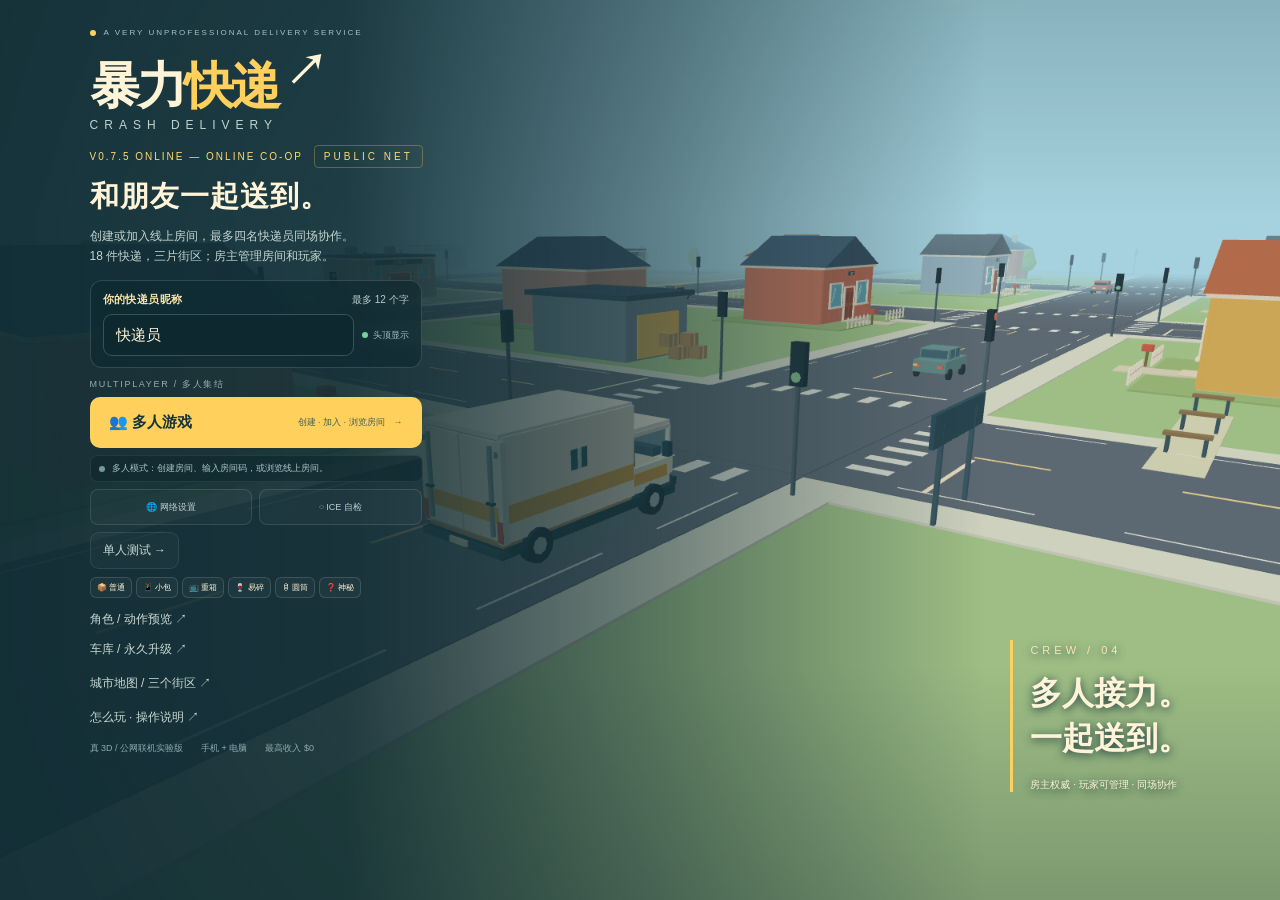
<file: artifacts/V0.7.5-ONLINE.html>
<!doctype html>
<html lang="zh-CN">
<head>
<meta charset="utf-8"><meta name="viewport" content="width=device-width,initial-scale=1,viewport-fit=cover">
<meta name="theme-color" content="#162e34"><meta name="apple-mobile-web-app-capable" content="yes">
<meta name="apple-mobile-web-app-status-bar-style" content="black-translucent">
<meta name="description" content="暴力快递 V0.7 城市交通：住宅、商业、工业三区，18 件任务包裹，路口转弯让行、事故清障及双人同车合作。">
<title>暴力快递 · V0.7.5 ONLINE · MULTIPLAYER</title>
<script>window.CRASH_TURN_CREDENTIALS_URL='https://api.feelpal.app/turn-credentials';</script>
<style>:root{--ink:#16343a;--deep:#142b31;--gold:#ffd05b;--cream:#fff4d7;--muted:#abc2c4;--safeB:env(safe-area-inset-bottom,0px);--safeT:env(safe-area-inset-top,0px);--safeL:env(safe-area-inset-left,0px);--safeR:env(safe-area-inset-right,0px)}*{box-sizing:border-box}html,body{margin:0;width:100%;height:100%;overflow:hidden;background:var(--deep);color:var(--cream);font-family:Arial,"PingFang SC","Microsoft YaHei",sans-serif;user-select:none;-webkit-user-select:none;overscroll-behavior:none}button{font:inherit;color:inherit;cursor:pointer;border:0;-webkit-tap-highlight-color:transparent;touch-action:none}button:focus-visible,canvas:focus-visible{outline:2px solid var(--gold);outline-offset:3px}button:disabled{opacity:.42;cursor:default}button:active{transform:translateY(1px)}.hidden{display:none!important}#game,#world,#overlay,#hud,#vignette{position:absolute;inset:0;width:100%;height:100%}#world{touch-action:none;display:block;outline:none}#overlay,#hud,#vignette{pointer-events:none}#vignette{background:linear-gradient(#133c4235,transparent 24%,transparent 74%,#142b3140)}#hud button,#hud .joystick{pointer-events:auto}.control{background:#16343ae8;border:1px solid #ffffff36;border-radius:15px;box-shadow:0 2px 0 #0e292849;min-width:44px;min-height:44px;display:flex;align-items:center;justify-content:center}.control.pressed,.control.active{background:var(--gold);color:var(--ink);border-color:#ffe6a6}.statusbar{position:absolute;left:max(16px,var(--safeL));top:calc(10px + var(--safeT));height:44px;display:flex;align-items:center;gap:17px;border-radius:13px;background:#142f37e5;padding-left:13px;font-size:14px;border:1px solid #ffffff25}.viewtag{font-size:11px;letter-spacing:1px;color:var(--gold);padding-right:12px;border-right:1px solid #ffffff2a}.stat small{font-size:10px;color:var(--muted);margin-left:4px}.money{color:var(--gold)}.statusbar b,.time{font-variant-numeric:tabular-nums}.time{font-size:12px;color:#d2e0dc}.pause{border:0;border-left:1px solid #ffffff25;border-radius:0 12px 12px 0;background:transparent;font-size:18px}.route{position:absolute;top:calc(62px + var(--safeT));left:max(16px,var(--safeL));height:35px;max-width:310px;display:flex;align-items:center;gap:11px;background:#16343ad2;border-radius:9px;padding:0 12px;font-size:12px}.route>b{white-space:nowrap;overflow:hidden;text-overflow:ellipsis;font-weight:500}.route>span:first-child{color:var(--gold);font-size:17px}.route>span:last-child{color:var(--gold);white-space:nowrap}.statuschips{position:absolute;left:max(17px,var(--safeL));top:calc(105px + var(--safeT));display:flex;gap:5px;flex-wrap:wrap;max-width:calc(100% - 120px)}.statuschips>span{background:#17373ac9;border:1px solid #ffffff12;padding:4px 7px;border-radius:5px;font-size:9px;white-space:nowrap}.statuschips>.warn{background:#9f552ce8;color:#fff2cf}.statuschips>.on{color:#ffdb81}.mapPanel{position:absolute;right:max(17px,var(--safeR));top:calc(12px + var(--safeT));width:106px;padding:6px;border-radius:12px;background:#16343adb;border:1px solid #ffffff22}.mapPanel canvas{width:100%;height:auto;display:block;border-radius:7px}.mapPanel small{display:block;font-size:9px;color:#b1c8c5;text-align:center;margin:4px 0 1px}.mapPanel small span{color:var(--gold)}#risk{position:absolute;left:50%;top:calc(20px + var(--safeT));transform:translateX(-50%);background:#934829ec;border:1px solid #ffd68e77;border-radius:8px;padding:8px 12px;font-size:12px;white-space:nowrap}#toast{position:absolute;top:23%;left:50%;transform:translate(-50%,-8px);opacity:0;transition:opacity .15s,transform .15s;background:#16343af2;border:1px solid #ffd05b5b;max-width:min(370px,85%);min-width:230px;padding:15px 22px;border-radius:13px;text-align:center}#toast.show{opacity:1;transform:translate(-50%,0)}#toast b{display:block;color:var(--gold);font-size:24px}#toast span{display:block;font-size:11px;line-height:1.7;margin-top:5px;color:#dce8df}#hint{position:absolute;bottom:calc(154px + var(--safeB));left:50%;transform:translateX(-50%);background:#17343acf;color:#f7f2d9;border-radius:10px;padding:7px 12px;font-size:11px;line-height:1.55;text-align:center;max-width:min(430px,70%);width:max-content}.telemetry{position:absolute;left:50%;bottom:calc(45px + var(--safeB));transform:translateX(-50%);display:flex;align-items:baseline;gap:4px;text-shadow:0 2px 10px #17373a}.telemetry strong{font-size:42px;line-height:1;font-variant-numeric:tabular-nums;letter-spacing:-1px}.telemetry small{font-size:9px;color:#d0e0dc}.healthtrack{position:absolute;width:70px;bottom:-12px;left:0;height:3px;background:#1c3439b0;border-radius:3px;overflow:hidden}.healthtrack i{display:block;height:100%;width:100%;background:#afd5b5}.driveLeft{position:absolute;left:max(23px,var(--safeL));bottom:calc(25px + var(--safeB))}.driveRight{position:absolute;right:max(23px,var(--safeR));bottom:calc(25px + var(--safeB));display:flex;flex-direction:column;align-items:flex-end;gap:10px}.steering,.pedals{display:flex;gap:8px}.steering button{width:64px;height:58px;font-size:21px}.pedals button{width:64px;height:58px;font-size:12px}.pedals .gas{background:#eff0dfe8;color:var(--ink);border-color:#faf9dd}.pedals .gas.pressed{background:var(--gold)}.driveTools{margin-bottom:9px;display:flex;gap:7px}.tool{gap:5px;padding:0 13px;font-size:18px}.tool small{font-size:11px}.enter{gap:7px;background:var(--gold);color:var(--ink);padding:0 13px;height:48px;border-color:#ffe7a7}.enter span{font-size:24px}.enter b{font-size:12px}.keyhelp{position:absolute;bottom:6px;left:50%;transform:translateX(-50%);font-size:10px;color:#fff5d8bd;white-space:nowrap}kbd{font:inherit;font-size:10px;opacity:.65;border:1px solid currentColor;padding:1px 4px;border-radius:4px;margin-left:3px}.joystick{position:absolute;width:128px;height:128px;left:max(23px,var(--safeL));bottom:calc(26px + var(--safeB));touch-action:none}.stickring{position:absolute;inset:5px;background:#173b3ba9;border:1px solid #ffffff3f;border-radius:50%;pointer-events:none}.stickthumb{position:absolute;left:44px;top:44px;width:40px;height:40px;border-radius:50%;background:#e1e9dabb;border:1px solid #ffffff6a;pointer-events:none}.joystick small{position:absolute;left:0;right:0;bottom:-7px;text-align:center;font-size:8px;color:#fff4d5a0;pointer-events:none}.walk{position:absolute;background:transparent;border:0;width:44px;height:44px;font-size:10px;color:#fff9df8a;border-radius:50%;touch-action:none}.walk.up{left:42px;top:-2px}.walk.down{left:42px;bottom:-2px}.walk.left{left:-2px;top:42px}.walk.right{right:-2px;top:42px}.walk.pressed{background:#ffd05b66;color:#fff4d5}.cargoActions{position:absolute;right:max(23px,var(--safeR));bottom:calc(25px + var(--safeB));display:flex;flex-direction:column;align-items:flex-end;gap:7px}.smallAct{font-size:11px;border-radius:10px;min-width:66px;padding:0 10px;min-height:44px}.interact{background:#f2f1deef;color:var(--ink);gap:6px;padding:0 14px;height:49px;font-size:12px}.interact span{font-size:18px}.throw{background:var(--gold);color:var(--ink);width:82px;height:80px;border-radius:23px;border:2px solid #ffe6a6;flex-direction:column;gap:1px;box-shadow:0 4px 0 #a9833999}.throw span{font-size:30px;line-height:28px}.throw b{font-size:13px}.throw.charging{background:#ffefaa;transform:translateY(2px);box-shadow:none}.powertrack{width:82px;height:4px;background:#102e32ad;border-radius:3px;overflow:hidden}.powertrack i{display:block;width:0;height:100%;background:var(--gold)}.rearControls{position:absolute;left:50%;bottom:calc(91px + var(--safeB));transform:translateX(-50%);text-align:center}.rearControls small{font-size:8px;display:block;color:#ebf1d8;margin-bottom:4px;text-shadow:0 1px 4px #1c3037}.rearControls>div{display:flex;gap:5px}.doorToggle{font-size:11px;min-width:44px;min-height:44px;border-radius:10px}.doorToggle.open{background:#955c30dd;border-color:#e7ad7150}#crosshair{position:absolute;top:50%;left:50%;width:18px;height:18px;transform:translate(-50%,-50%);border:1px solid #fff6d99c;border-radius:50%;box-shadow:0 0 3px #193d41}#crosshair i{position:absolute;width:3px;height:3px;border-radius:50%;background:#fff1b2;top:6px;left:6px}#crosshair.locked{border-color:#ffd05b;width:25px;height:25px}#crosshair.locked i{left:10px;top:10px}#focusLabel{position:absolute;top:calc(50% + 22px);left:50%;transform:translateX(-50%);font-size:11px;background:#123339d9;border-radius:6px;padding:5px 8px;white-space:nowrap;max-width:90%;text-overflow:ellipsis;overflow:hidden}#focusLabel:empty{display:none}.screen{position:absolute;inset:0;z-index:10}.menuScreen{padding:36px 7%;display:flex;align-items:center;background:linear-gradient(90deg,#112d34f5,#112d34e7 27%,#112d3480 51%,#112d3400 77%)}.menuCopy{max-width:490px}.eyebrow{color:#a5c2c2;font-size:9px;letter-spacing:2px;display:flex;align-items:center;gap:8px}.eyebrow i{width:6px;height:6px;background:var(--gold);border-radius:50%}.menuCopy h1{font-size:66px;letter-spacing:-3px;line-height:1.05;margin:22px 0 8px;font-weight:900;white-space:nowrap}.menuCopy h1 span{color:var(--gold)}.menuCopy h1 sup{font-size:42px;margin-left:7px}.englishTitle{font-size:12px;color:#c0d2cd;letter-spacing:6px}.edition{font-size:10px;letter-spacing:2px;margin:22px 0 0;color:#ffd972;display:flex;align-items:center;gap:11px}.edition span{padding:5px 9px;border:1px solid #ffd05b4a;border-radius:4px;font-size:10px;letter-spacing:3px}.menuCopy h2{font-size:39px;line-height:1.27;letter-spacing:1px;margin:15px 0 18px}.menuCopy p{font-size:13px;line-height:1.9;color:#c2d5cf;margin:0 0 25px}.menuCopy em{font-style:normal;color:#e9d4a6}.primary{display:block;border-radius:10px;width:100%;max-width:332px;padding:16px 19px;min-height:50px;background:var(--gold);color:var(--ink);font-size:15px;font-weight:800;text-align:left}.secondary{display:block;background:transparent;color:#c8d9d4;font-size:12px;padding:14px 0;min-height:44px;text-align:left}.menuFooter{font-size:9px;display:flex;gap:18px;color:#8cacae;flex-wrap:wrap;margin-top:8px}.menuStamp{position:absolute;right:7%;bottom:12%;padding-left:17px;border-left:3px solid var(--gold);text-shadow:0 2px 10px #15333d}.menuStamp>span{font-size:11px;letter-spacing:4px;color:#f9e6b3}.menuStamp strong{display:block;font-size:32px;line-height:1.4;margin:13px 0}.menuStamp small{font-size:10px}.modalScreen{background:#112830e8;display:flex;align-items:center;justify-content:center;padding:max(15px,var(--safeT)) 17px max(15px,var(--safeB));backdrop-filter:blur(6px)}.modal{background:#1a3940;border:1px solid #ffffff1c;border-radius:20px;padding:28px;max-width:470px;width:100%;max-height:100%;overflow:auto}.modal h2{font-size:25px;line-height:1.3;margin:16px 0}.modal p{font-size:12px;color:#b6cecb;line-height:1.8}.modal .primary{max-width:none}.modal>.primary{margin-top:20px}.settings{display:grid;grid-template-columns:1fr 1fr;gap:8px;margin-top:18px}.settings button{background:#ffffff0b;border:1px solid #ffffff22;border-radius:9px;padding:12px 7px;font-size:11px;min-height:46px}.fineprint{font-size:10px!important;color:#90b2b3!important}.resolution{font-size:10px!important;color:#e6d5a2!important;letter-spacing:.4px}.helpRows>div{border-bottom:1px solid #ffffff13;padding:10px 0}.helpRows b{color:var(--gold);font-size:12px}.helpRows p{font-size:11px;margin:5px 0 0}.endMark{color:var(--gold);font-size:54px}.endStats{display:flex;justify-content:space-between;gap:18px;margin:18px 0}.endStats small{color:var(--muted);display:block;font-size:10px}.endStats strong{color:var(--gold);display:block;font-size:24px;margin-top:7px}.noscript{position:absolute;inset:0;background:var(--deep);padding:40px;display:grid;place-items:center;z-index:99}
@media(hover:hover){button:not(:disabled):hover{filter:brightness(1.1)}}
@media(pointer:coarse),(max-width:760px){kbd,.keyhelp{display:none}.statusbar{left:max(10px,var(--safeL));top:calc(8px + var(--safeT));gap:13px;height:42px;padding-left:11px;font-size:13px}.viewtag{font-size:10px;padding-right:9px}.route{left:max(10px,var(--safeL));top:calc(57px + var(--safeT));font-size:11px;max-width:270px;height:32px}.statuschips{left:max(11px,var(--safeL));top:calc(96px + var(--safeT))}.statuschips>span{font-size:8px;padding:3px 6px}.mapPanel{width:78px;right:max(10px,var(--safeR));top:calc(9px + var(--safeT));padding:5px;border-radius:10px}.mapPanel small{font-size:7px}.driveLeft{left:max(12px,var(--safeL));bottom:calc(15px + var(--safeB))}.driveRight{right:max(12px,var(--safeR));bottom:calc(15px + var(--safeB));gap:8px}.steering,.pedals{gap:6px}.steering button,.pedals button{width:52px;height:52px;border-radius:14px}.pedals button{font-size:11px}.steering button{font-size:18px}.tool{min-height:44px;font-size:17px;padding:0 10px;gap:5px}.tool small{font-size:10px}.enter{height:46px;min-width:108px;padding:0 11px;border-radius:13px}.enter b{font-size:11px}.enter span{font-size:19px}.driveTools{margin-bottom:8px}.telemetry{bottom:calc(33px + var(--safeB))}.telemetry strong{font-size:33px}.telemetry small{font-size:8px}.healthtrack{width:56px;bottom:-9px}#hint{bottom:calc(151px + var(--safeB));font-size:10px;max-width:75%;padding:7px 10px}#toast{top:24%;min-width:200px;padding:12px 17px}#toast b{font-size:21px}#toast span{font-size:10px}#risk{top:calc(125px + var(--safeT));font-size:10px;max-width:90%;padding:6px 10px}.joystick{left:max(9px,var(--safeL));bottom:calc(15px + var(--safeB));transform:scale(.92);transform-origin:left bottom}.cargoActions{right:max(12px,var(--safeR));bottom:calc(15px + var(--safeB));gap:6px}.throw{width:76px;height:73px;border-radius:22px}.throw span{font-size:28px}.powertrack{width:76px}.interact{padding:0 10px;font-size:11px;height:46px}.interact span{font-size:16px}.smallAct{font-size:10px;min-width:65px;min-height:44px}.rearControls{bottom:calc(98px + var(--safeB))}.rearControls>div{gap:3px}.doorToggle{min-width:44px;min-height:44px}.rearControls small{font-size:8px}#focusLabel{font-size:10px}.mapPanel small{margin:2px 0 0}}
@media(max-width:600px) and (orientation:portrait){.statusbar{right:max(10px,var(--safeR));gap:12px;justify-content:space-between}.statusbar .pause{flex-shrink:0}.viewtag{letter-spacing:0}.time{font-size:11px}.route{right:94px;max-width:none}.route #distance{margin-left:auto}.mapPanel{top:calc(57px + var(--safeT));width:74px}.statuschips{max-width:calc(100% - 96px);gap:4px;top:calc(96px + var(--safeT))}.statuschips>span{padding:3px 5px}.menuScreen{padding:30px 7%;background:linear-gradient(90deg,#112d34e8 0%,#112d34b8 46%,#112d3426 100%)}.menuCopy h1{font-size:48px;margin-top:21px}.menuCopy h1 sup{font-size:32px;margin-left:6px}.englishTitle{font-size:9px;letter-spacing:4px}.menuCopy h2{font-size:34px;margin:18px 0 17px}.menuCopy p{font-size:12px;margin-bottom:25px}.eyebrow{font-size:7px;letter-spacing:1px}.edition{margin-top:24px}.menuFooter{font-size:8px;gap:13px}.menuStamp{display:none}.menuCopy{max-width:100%;width:100%}.menuCopy .primary{max-width:100%}.modal{padding:23px 20px}.modal h2{font-size:23px}#risk{top:calc(141px + var(--safeT))}#hud[data-view=cargo] #hint{bottom:calc(170px + var(--safeB));max-width:66%;left:44%}#hud[data-view=cargo] .telemetry{bottom:calc(29px + var(--safeB))}.rearControls{bottom:calc(98px + var(--safeB))}}
@media(max-width:360px) and (orientation:portrait){.statusbar{gap:8px;padding-left:9px;font-size:12px}.viewtag{padding-right:6px;font-size:9px}.steering button,.pedals button{width:47px;height:49px}.enter{min-width:100px}.driveLeft,.joystick{left:8px}.driveRight,.cargoActions{right:8px}.statuschips>span{font-size:7px}.telemetry strong{font-size:29px}.telemetry small{font-size:7px}.rearControls{left:50%;bottom:calc(96px + var(--safeB))}.rearControls>div{gap:2px}.joystick{transform:scale(.82)}.menuCopy h1{font-size:41px}.menuCopy h2{font-size:28px}.menuCopy p{font-size:11px}.menuCopy h1 sup{font-size:26px}.edition{margin-top:18px}.menuCopy p{margin-bottom:20px}.eyebrow{font-size:6px}.primary{font-size:13px}.menuCopy h1{margin-top:17px}.mapPanel{width:66px;right:9px}.route{right:84px}.route>b{font-size:10px}.statuschips{max-width:calc(100% - 80px)}.throw{width:68px;height:67px}.powertrack{width:68px}.interact{padding:0 8px;font-size:10px}#hint{font-size:9px}#focusLabel{font-size:9px}}
@media(max-height:540px) and (orientation:landscape){.statusbar{top:calc(7px + var(--safeT));height:42px}.route{top:calc(55px + var(--safeT));height:29px;max-width:260px}.statuschips{top:calc(89px + var(--safeT))}.mapPanel{width:73px;top:calc(8px + var(--safeT))}.mapPanel small{display:none}#risk{top:calc(12px + var(--safeT));left:60%;font-size:10px}.driveLeft,.driveRight{bottom:calc(10px + var(--safeB))}.driveTools{margin-bottom:5px}.driveRight{gap:5px}.steering button,.pedals button{height:46px;width:49px}.enter{height:44px}.telemetry{bottom:calc(23px + var(--safeB))}.telemetry strong{font-size:29px}#hint{bottom:calc(48px + var(--safeB));max-width:38%;font-size:9px;left:47%}.joystick{bottom:calc(10px + var(--safeB));transform:scale(.83)}.cargoActions{bottom:calc(11px + var(--safeB));display:grid;grid-template-columns:auto auto;gap:5px;align-items:end}.cargoActions .throw{grid-column:2;grid-row:1 / span 2;width:69px;height:69px}.cargoActions .powertrack{grid-column:2;width:69px}.cargoActions .smallAct{min-height:44px;font-size:9px}.cargoActions .interact{min-height:44px;height:44px;font-size:10px;grid-column:1}.cargoActions #assistAimBtn{grid-column:1;grid-row:1}.cargoActions #dropBtn{grid-column:1;grid-row:2}.rearControls{left:30%;bottom:calc(14px + var(--safeB))}#toast{top:32%;min-width:210px;padding:9px 16px}#toast b{font-size:19px}#toast span{font-size:9px}#focusLabel{font-size:10px;top:calc(50% + 19px)}.menuScreen{padding:20px 5%}.menuCopy h1{font-size:43px;margin:10px 0 5px}.menuCopy h1 sup{font-size:28px}.englishTitle{font-size:9px;letter-spacing:4px}.eyebrow{font-size:7px}.edition{margin:13px 0 0;font-size:8px}.edition span{font-size:8px;padding:3px 7px}.menuCopy h2{font-size:25px;line-height:1.18;margin:10px 0}.menuCopy h2 br{display:none}.menuCopy p{font-size:10px;line-height:1.65;margin-bottom:13px}.menuCopy .primary{padding:12px 17px;min-height:44px;font-size:12px;max-width:295px}.menuCopy .secondary{padding:8px 0;min-height:36px;font-size:10px}.menuFooter{font-size:7px;margin-top:2px}.menuStamp{bottom:16%;right:7%}.menuStamp strong{font-size:23px}.menuStamp small{font-size:8px}.modal{padding:21px}.modal h2{font-size:22px}.keyhelp{display:none}}
@media(prefers-reduced-motion:reduce){*{transition:none!important;animation:none!important}}

/* Multiplayer V0.2 UI: desktop + portrait/landscape safe areas. */
.menuScreen{overflow-y:auto}.menuCopy h1{font-size:56px;margin-top:12px}.menuCopy h2{font-size:35px;margin:12px 0}.edition{margin-top:15px}.menuCopy p{margin-bottom:16px}.menuLinks{display:flex;gap:18px;flex-wrap:wrap}.menuLinks .secondary{padding:10px 0 2px;min-height:34px}.menuFooter{margin-bottom:6px}#netStatus{max-width:360px;line-height:1.65}#roomCode{touch-action:manipulation;user-select:text;-webkit-user-select:text}.roomStrip{position:absolute;top:calc(134px + var(--safeT));left:max(16px,var(--safeL));display:flex;align-items:center;gap:6px;border:1px solid #e1efd329;border-radius:8px;background:#14303ce3;font-size:10px;padding:3px 4px 3px 8px;max-width:calc(100% - 30px)}.onlineDot{width:5px;height:5px;flex-shrink:0;background:#9adab1;border-radius:50%}.roomStrip button{font-size:10px;background:#39565d;border-radius:5px;min-height:30px;padding:0 9px;pointer-events:auto}.driveTools{max-width:180px}.wardrobe{pointer-events:none}.wardrobe header{position:absolute;left:5%;top:6%;pointer-events:none}.wardrobe h2{font-size:32px;margin:12px 0 7px}.wardrobe h2 span{font-size:10px;margin-left:12px;color:#a5c6c8;font-weight:400}.wardrobe p{font-size:11px;color:#9fbfc0}.galleryClose{position:absolute;right:5%;top:5%;font-size:12px;padding:0 17px;pointer-events:auto}.avatarCaption{position:absolute;left:8%;top:42%;display:flex;flex-direction:column;gap:9px}.avatarCaption small{font-size:10px;letter-spacing:2px;color:#a3c4c8}.avatarCaption strong{font-size:24px;color:#ffdc88}.avatarCaption span{font-size:11px;color:#c9d9d4}.poseDock{pointer-events:auto;position:absolute;left:50%;bottom:calc(23px + var(--safeB));transform:translateX(-50%);width:min(510px,90%);background:#122d38ed;border:1px solid #d3e7df33;border-radius:17px;padding:13px;backdrop-filter:blur(10px)}.crewSelect{display:flex;align-items:center;gap:8px;margin-bottom:10px}.crewSelect button,.poseGrid button{background:#ffffff09;border:1px solid #dae8d52b;border-radius:8px;min-height:40px;padding:0 10px;font-size:11px}.crewSelect>span{margin-left:auto;font-size:9px;color:#91b1b5}.crewSelect .active,.poseGrid .active{background:#f3ca6c;color:#163840;border-color:#ffe4a0}.poseGrid{display:grid;grid-template-columns:repeat(4,1fr);gap:6px}.wardrobe .eyebrow{letter-spacing:2px}#game[data-online=true] #risk{top:calc(172px + var(--safeT))}
@media(max-width:600px) and (orientation:portrait){.menuScreen{padding:22px 7%;align-items:center}.menuCopy h1{font-size:45px;margin:8px 0}.menuCopy h2{font-size:30px;line-height:1.14;margin:11px 0}.menuCopy h2 br{display:none}.edition{margin-top:15px}.menuCopy p{font-size:11px;line-height:1.75;margin-bottom:12px}.menuCopy .primary{min-height:44px;padding:13px 15px}.menuCopy .secondary{font-size:11px}.menuLinks{gap:15px}.roomStrip{left:10px;top:calc(136px + var(--safeT));font-size:9px;gap:5px;max-width:calc(100% - 20px)}.roomStrip button{font-size:9px;min-height:30px}.wardrobe header{top:5%;left:6%}.wardrobe h2{font-size:25px}.wardrobe h2 span{display:block;margin:6px 0 0}.wardrobe p{font-size:10px}.galleryClose{right:5%;font-size:10px;padding:0 12px}.avatarCaption{left:7%;top:24%;gap:6px}.avatarCaption strong{font-size:17px}.avatarCaption small{font-size:8px}.avatarCaption span{font-size:10px}.poseDock{bottom:calc(14px + var(--safeB));padding:10px;width:92%}.crewSelect>span{font-size:8px}.crewSelect button,.poseGrid button{font-size:10px;padding:0 8px;min-height:38px}}
@media(max-height:680px) and (orientation:portrait){.menuScreen{align-items:flex-start;padding-top:14px}.menuCopy h1{font-size:39px}.menuCopy p{line-height:1.6}.menuCopy .secondary{padding-top:7px;padding-bottom:7px;min-height:30px}.edition{margin-top:10px}.menuCopy .primary{padding:11px 14px}}
@media(max-height:540px) and (orientation:landscape){.menuScreen{align-items:flex-start;padding:16px 5%}.menuCopy h1{font-size:35px;margin:8px 0}.menuCopy{max-width:425px}.menuCopy h2{font-size:22px;margin:8px 0}.menuCopy p{display:none}.edition{margin-top:9px}.menuCopy .primary{padding:10px 15px;min-height:40px;max-width:295px}.menuLinks .secondary{min-height:25px;font-size:10px}.menuCopy .secondary{padding:6px 0;min-height:27px}.menuStamp{right:6%;bottom:25%}.roomStrip{top:calc(113px + var(--safeT));font-size:9px}.wardrobe header{top:7%;left:5%}.wardrobe h2{font-size:23px}.avatarCaption{left:5%;top:44%}.avatarCaption strong{font-size:19px}.poseDock{left:auto;right:4%;transform:none;width:225px;bottom:6%;padding:10px}.crewSelect{flex-wrap:wrap}.crewSelect>span{display:none}.poseGrid{grid-template-columns:repeat(2,1fr)}.poseGrid button,.crewSelect button{min-height:34px;font-size:10px}.galleryClose{top:5%;right:4%}#game[data-online=true] #risk{top:calc(8px + var(--safeT));left:60%}}


/* V0.7 ONLINE additions */
.packageLegend{display:flex;gap:5px;flex-wrap:wrap;margin:8px 0 0}.packageLegend span{font-size:9px;padding:4px 6px;border:1px solid #ffffff22;border-radius:6px;background:#ffffff08}.garageMoney{color:var(--gold)}.garageGrid{display:grid;grid-template-columns:1fr 1fr;gap:7px;margin:12px 0}.garageGrid button{background:#ffffff0b;border:1px solid #ffffff22;border-radius:9px;min-height:54px;padding:8px;text-align:left}.garageGrid b,.garageGrid span{display:block}.garageGrid span{font-size:9px;color:#b9cfca;margin-top:3px}.conditionChip{color:#ffdc88!important}

/* V0.7 ONLINE Multiplayer lobby + nickname + performance UI */
.profileSetup{max-width:332px;margin:14px 0 10px;padding:11px 12px;border:1px solid #ffffff24;border-radius:12px;background:#0f2a31a8;backdrop-filter:blur(7px)}
.profileSetup label{display:flex;align-items:center;justify-content:space-between;gap:12px;font-size:10px;color:#b7ccca;margin-bottom:7px}.profileSetup label b{font-size:11px;color:#f7e3a7;letter-spacing:.4px}.nicknameRow{display:flex;align-items:center;gap:8px}.nicknameRow input{min-width:0;flex:1;height:42px;border:1px solid #ffffff30;border-radius:9px;background:#0e2830;color:#fff4d7;padding:0 12px;font:inherit;font-size:15px;outline:none}.nicknameRow input:focus{border-color:#ffd05b99;box-shadow:0 0 0 2px #ffd05b1d}.nicknameBadge{flex:0 0 auto;font-size:9px;color:#9fb9ba;white-space:nowrap}.nicknameBadge i{display:inline-block;width:6px;height:6px;border-radius:50%;background:#72d39e;margin-right:5px}.lobbyLabel{font-size:9px;letter-spacing:1.7px;color:#91b1b4;margin:9px 0 6px}.multiplayerPanel{max-width:332px;padding:9px;border:1px solid #ffffff20;border-radius:13px;background:#102b33a8}.multiplayerPanel .primary{max-width:none}.joinRow{display:flex;gap:7px;margin-top:8px}.joinRow input{min-width:0;flex:1;border:1px solid #ffffff2d;border-radius:9px;background:#0e2931;color:#fff4d7;padding:0 12px;font:inherit;font-size:15px;height:44px}.joinRow .control{min-width:67px}.soloLink{max-width:332px;margin-top:7px!important;text-align:center!important;border:1px solid #ffffff17!important;border-radius:9px!important;padding:9px 12px!important;background:#ffffff06!important}.netStatusPill{max-width:332px;display:flex;align-items:center;gap:7px;font-size:9px!important;color:#abc2c4!important;margin:7px 0 0!important;min-height:25px!important;padding:5px 8px;border-radius:7px;background:#0f2930a3;border:1px solid #ffffff12}.netStatusPill:before{content:'';width:6px;height:6px;border-radius:50%;background:#78979a;flex:0 0 auto}.packageLegend{max-width:332px;margin-top:8px!important;gap:4px!important}.packageLegend span{font-size:8px!important;padding:4px 6px!important}
.roomStrip{gap:7px!important;padding:4px 5px 4px 7px!important;max-width:min(620px,calc(100% - 30px))!important}.crewHud{display:flex;align-items:center;gap:6px;min-width:0}.crewDot{width:7px;height:7px;border-radius:50%;flex:0 0 auto}.crewDot.local{background:#efae3f}.crewDot.remote{background:#55b8d3}.crewHudText{display:flex;flex-direction:column;min-width:0;line-height:1.1}.crewHudText strong{font-size:10px;max-width:105px;overflow:hidden;text-overflow:ellipsis;white-space:nowrap;color:#fff1c6}.crewHudText small{font-size:7px;color:#95b5b7;margin-top:2px}.roomDivider{width:1px;height:20px;background:#ffffff20;flex:0 0 auto}.roomMeta{font-size:8px;color:#94b2b5;white-space:nowrap}.roomStrip #waveBtn{min-width:35px!important;padding:0 8px!important;font-size:15px!important}
.nameplate{position:absolute;pointer-events:none;transform:translate(-50%,-100%);padding:5px 8px 4px;border-radius:8px;background:#102d35e8;border:1px solid #ffffff35;box-shadow:0 2px 10px #0d242b66;white-space:nowrap;text-align:center}.nameplate b{display:block;font-size:11px;color:#fff2c8;line-height:1.15}.nameplate small{display:block;font-size:8px;color:#a9c5c6;margin-top:2px}.nameplate.blue{border-color:#70d0e75c}.nameplate.orange{border-color:#f2bd6263}
@media(max-width:600px) and (orientation:portrait){.profileSetup,.multiplayerPanel,.netStatusPill,.soloLink{max-width:none;width:100%}.packageLegend{display:none}.profileSetup{margin:10px 0 7px;padding:9px 10px}.nicknameRow input{height:40px;font-size:16px}.lobbyLabel{margin:7px 0 5px}.multiplayerPanel{padding:7px}.menuCopy p{margin-bottom:10px!important}.roomStrip{top:calc(132px + var(--safeT));left:10px!important;right:10px!important;max-width:none!important;width:auto!important}.roomMeta{display:none}.crewHudText strong{max-width:86px}.crewHudText small{font-size:6px}.roomDivider{height:18px}.nicknameBadge{font-size:8px}}
@media(max-height:540px) and (orientation:landscape){.profileSetup{position:absolute;left:5%;top:184px;width:295px;margin:0;padding:7px 9px}.profileSetup label{margin-bottom:4px}.nicknameRow input{height:36px}.lobbyLabel{display:none}.multiplayerPanel{position:absolute;left:5%;top:263px;width:295px;padding:6px}.multiplayerPanel .primary{min-height:36px!important;padding:8px 12px!important}.joinRow{margin-top:5px}.joinRow input{height:36px}.netStatusPill{position:absolute;left:5%;top:348px;width:295px;margin:0!important;min-height:21px!important}.soloLink{position:absolute;left:315px;top:263px;width:110px;margin:0!important;min-height:36px!important}.packageLegend{display:none}.menuLinks{position:absolute;left:315px;top:305px;display:block}.menuLinks .secondary,#garageBtn,#helpBtn{font-size:9px!important;min-height:25px!important;padding:4px 0!important}.roomStrip{top:calc(86px + var(--safeT))}}

/* V0.6: clear canvas, contextual actions and a compact opt-in job sheet. */
#game{height:100%;height:100dvh}#errorScreen{z-index:90}
.route{pointer-events:auto;height:40px;padding-right:3px;max-width:390px}
.route>button{border:1px solid #d3e1cc3b;background:#31515a;font-size:11px;min-width:44px;min-height:34px;border-radius:7px;margin-left:3px}
.route #distance{margin-left:auto}.route b{max-width:205px}
.mobility{position:absolute;right:max(23px,var(--safeR));bottom:calc(246px + var(--safeB));background:#335d66e8}
.taskBadge{position:absolute;left:50%;top:calc(155px + var(--safeT));transform:translateX(-50%);font-size:11px;color:#d0efce;background:#1c4149ed;border:1px solid #a9d29a55;padding:7px 11px;border-radius:8px;max-width:80%;text-align:center;white-space:nowrap}
.taskBadge.mismatch{background:#765035ed;color:#ffe1aa;border-color:#efc28577}
.workProgress{position:absolute;left:50%;top:58%;transform:translateX(-50%);width:210px;padding:10px;border-radius:10px;background:#15353aed;text-align:center;font-size:12px}
.workProgress>div{height:5px;margin-top:8px;background:#718b8966;border-radius:6px;overflow:hidden}.workProgress i{height:100%;display:block;background:#ffd05b;width:0}
.manifest{position:absolute;z-index:8;top:calc(65px + var(--safeT));right:max(18px,var(--safeR));width:360px;max-width:calc(100% - 24px);max-height:calc(100% - 96px - var(--safeT) - var(--safeB));overflow:auto;background:#14313bee;border:1px solid #9eb6ad69;border-radius:18px;padding:18px;box-shadow:0 15px 40px #071f2855;backdrop-filter:blur(10px)}
.manifest header{display:flex;gap:12px;justify-content:space-between;align-items:center}.manifest h2{font-size:19px;letter-spacing:.3px;margin:8px 0 0}.manifest header small{font-size:8px;letter-spacing:1.5px;color:#adc9c8}.manifest p,.manifest footer{font-size:10px;line-height:1.7;color:#adc9c8}.manifest header button{font-size:22px;flex-shrink:0}
#orderList{display:grid;gap:6px;margin:12px 0}.job{min-height:58px;background:#ffffff07;border:1px solid #acc4b827;border-radius:10px;display:flex;align-items:center;gap:10px;text-align:left;padding:9px 10px;color:#eff0dc;touch-action:manipulation}.job>strong{font-size:22px;color:#ffe0a1;letter-spacing:1px}.jobText{display:flex;flex-direction:column;gap:4px;flex:1;min-width:0}.jobText b{font-size:12px}.jobText small{font-size:9px;color:#aec4c7}.jobLocation{font-size:9px;color:#c1d5ca;white-space:nowrap}.job.selected{background:#ffe2a211;border-color:#f5d18ea6}.job.complete{opacity:.55}.job.complete strong{color:#b0d7b1}
[data-view=outside] .telemetry{display:none}.menuCopy h2{font-size:32px}
@media(pointer:coarse),(max-width:760px){
 .route{height:38px;top:calc(55px + var(--safeT));max-width:calc(100% - 94px)}.route b{max-width:140px;font-size:10px}.route>button{min-height:34px;font-size:10px;margin-left:0;padding:0 7px}
 .statuschips{top:calc(99px + var(--safeT))}.mobility{right:max(12px,var(--safeR));bottom:calc(240px + var(--safeB));font-size:10px;min-height:44px}
 .taskBadge{top:calc(193px + var(--safeT));font-size:9px;padding:5px 8px;max-width:88%}.manifest{right:12px;top:calc(54px + var(--safeT));padding:14px}.manifest h2{font-size:18px}
 #hud[data-view=cargo] #hint,#hud[data-view=outside] #hint{bottom:calc(154px + var(--safeB));left:45%;max-width:49%;font-size:9px}
 .cargoActions #interactBtn:not(.hidden){max-width:112px}.taskBadge{pointer-events:none}
}
@media(max-width:600px) and (orientation:portrait){
 .menuCopy h2{font-size:27px}.route{gap:5px;padding-left:8px;right:90px}.route #distance{font-size:10px}.route b{max-width:91px}.route>span:first-child{font-size:13px}.route>button{margin-left:0}
 .roomStrip{max-width:calc(100% - 20px)}.crewHudName{max-width:88px}.job{padding:8px;gap:7px}.jobText small{font-size:8px}
 .rearControls{left:47%;bottom:calc(94px + var(--safeB))}.rearControls small{display:none}.telemetry{bottom:calc(29px + var(--safeB));left:48%}
}
@media(max-width:360px) and (orientation:portrait){.route{right:82px;gap:3px;font-size:9px}.route b{max-width:70px}.route #distance{font-size:8px}.route>button{font-size:9px;min-width:44px}.jobLocation{font-size:8px}.taskBadge{font-size:8px}.rearControls{left:48%}.doorToggle{font-size:9px}}
@media(max-height:540px) and (orientation:landscape){
 .route{top:calc(54px + var(--safeT));height:34px}.route>button{min-height:30px}.statuschips{top:calc(94px + var(--safeT))}.taskBadge{top:calc(48px + var(--safeT));left:69%;max-width:45%}
 .mobility{right:max(23px,var(--safeR));bottom:calc(154px + var(--safeB));min-height:44px}
 .manifest{top:calc(12px + var(--safeT));max-height:calc(100% - 24px - var(--safeT) - var(--safeB));width:390px}.manifest p{margin:7px 0}#orderList{grid-template-columns:1fr 1fr}.job{gap:5px;padding:7px;flex-wrap:wrap}.job>strong{font-size:18px}.jobLocation{width:100%;margin-left:32px}.jobText small{font-size:8px}
 #hud[data-view=cargo] #hint,#hud[data-view=outside] #hint{bottom:calc(92px + var(--safeB));left:48%;max-width:40%;font-size:9px}.rearControls{left:33%;bottom:calc(14px + var(--safeB))}
}
/* Lobby has a naturally scrollable copy column; never center an over-height column off-screen. */
.menuScreen{align-items:flex-start;padding-top:28px;padding-bottom:24px}.menuCopy h1{font-size:50px;margin:12px 0 6px}.menuCopy h2{margin:12px 0;font-size:29px;line-height:1.15}.menuCopy h2 br{display:none}.menuCopy .edition{margin-top:13px}.menuCopy p{font-size:12px;line-height:1.7;margin:12px 0!important}.menuLinks{gap:13px}.menuCopy>.secondary{padding:9px 0;min-height:38px}.menuCopy .eyebrow{font-size:8px}
@media(max-width:600px) and (orientation:portrait){.menuScreen{padding:20px 7%}.menuCopy h1{font-size:43px}.menuCopy h2{font-size:25px}.menuCopy p{font-size:10px}.mapPanel{width:64px;top:calc(58px + var(--safeT))}.mapPanel small{display:none}.nicknameRow input,.joinRow input{font-size:16px}.menuCopy .eyebrow{font-size:7px;letter-spacing:1px}}
@media(max-height:540px) and (orientation:landscape){
 .menuScreen{display:block;padding:18px 5%;overflow-y:auto}.menuCopy{width:100%;max-width:none;display:grid;grid-template-columns:minmax(220px,1fr) minmax(240px,1fr);gap:5px 30px;align-content:start}
 .menuCopy>.eyebrow,.menuCopy>h1,.menuCopy>.englishTitle,.menuCopy>.edition,.menuCopy>h2,.menuCopy>p,.menuCopy>.menuFooter{grid-column:1}
 .menuCopy>.eyebrow{grid-row:1}.menuCopy>h1{grid-row:2;font-size:35px;margin:5px 0}.menuCopy>.englishTitle{grid-row:3}.menuCopy>.edition{grid-row:4}.menuCopy>h2{grid-row:5;font-size:22px}.menuCopy>p{display:none}.menuCopy>.menuFooter{grid-row:9}
 .profileSetup,.multiplayerPanel,.netStatusPill,.soloLink,.menuLinks{position:static!important;max-width:none;width:100%!important;margin:0!important;left:auto;top:auto}
 .profileSetup{grid-column:2;grid-row:1 / span 2}.multiplayerPanel{grid-column:2;grid-row:3 / span 3}.netStatusPill{grid-column:2;grid-row:6}.soloLink{grid-column:2;grid-row:7;min-height:40px!important}.menuLinks{grid-column:1;grid-row:6;display:flex;flex-wrap:wrap}.menuCopy>#garageBtn{grid-column:1;grid-row:7}.menuCopy>#helpBtn{grid-column:1;grid-row:8}
 .lobbyLabel{display:none}.menuStamp{display:none}.nicknameRow input,.joinRow input{font-size:16px!important;height:40px}.multiplayerPanel .primary{min-height:42px!important}.menuLinks .secondary,#garageBtn,#helpBtn{min-height:32px!important}.menuCopy .englishTitle{font-size:8px}
}

/* One additional line of route information, not a new dashboard. */
#mapOpenBtn{display:block;width:100%;min-width:44px;min-height:44px;padding:0;background:transparent;border:0;cursor:pointer;color:inherit}#mapOpenBtn small{margin-top:4px}
#districtChip{color:#cde6d1}.routeGuide{position:absolute;left:max(18px,var(--safeL));top:calc(107px + var(--safeT));font-size:11px;color:#e9e9d1;text-shadow:0 1px 3px #112d34;pointer-events:none}.statuschips{top:calc(130px + var(--safeT))}
.cityScreen{position:absolute;inset:0;z-index:25;display:flex;align-items:center;justify-content:center;padding:16px;background:#102b35c9;backdrop-filter:blur(5px)}
.citySheet{border:1px solid #d6e6d540;border-radius:20px;background:#173742;width:920px;max-width:100%;max-height:100%;overflow:auto;padding:22px;box-shadow:0 15px 65px #09273366}
.citySheet header{display:flex;align-items:center;justify-content:space-between;gap:15px}.citySheet h2{margin:7px 0;font-size:24px}.citySheet header small{font-size:9px;letter-spacing:2px;color:#b5cece}.citySheet header .control{font-size:22px;min-height:44px;min-width:44px}
.cityLayout{display:grid;grid-template-columns:minmax(280px,1.3fr) minmax(220px,.9fr);gap:22px;margin-top:15px}.cityMapBox{min-width:0}#cityMap{display:block;width:100%;height:auto;border:1px solid #cfddcb38;border-radius:12px;touch-action:manipulation}
.cityLegend{font-size:10px;color:#bfd2d1;line-height:1.8;margin:8px 0}.cityInfo{min-width:0}.cityInfo h3{font-size:20px;margin:8px 0 12px;color:#ffe1a1}.cityInfo p{font-size:12px;color:#bcd1d2;line-height:1.8;margin:10px 0}.cityInfo .primary{margin-top:16px;max-width:100%;font-size:13px;min-height:46px}
.cityDistricts{display:flex;gap:6px;flex-wrap:wrap;margin:8px 0 16px}.cityDistricts button{font-size:11px;min-height:44px;background:#ffffff08;border:1px solid #e7ebd32a;border-radius:8px;padding:7px 10px}.cityDistricts button.active{background:#eacb88;color:#1b3e48;border-color:#ffe4a5}
#cityRouteSummary{padding:10px 12px;border-left:2px solid #edc67f;background:#ffffff06;border-radius:0 8px 8px 0;color:#eedaaa;font-size:11px}#cityMapTraffic{font-variant-numeric:tabular-nums;color:#dfc6a8}.cityNote{font-size:10px!important;opacity:.85}.cityLoading{font-size:10px;color:#b8d4ce;margin-top:7px}.menuStamp .cityKicker{font-size:9px;letter-spacing:3px}
@media(pointer:coarse),(max-width:760px){.routeGuide{left:12px;top:calc(99px + var(--safeT));font-size:9px}.statuschips{top:calc(120px + var(--safeT));max-width:calc(100% - 15px)}.statuschips>span{font-size:8px;padding:3px 5px}.roomStrip{top:calc(146px + var(--safeT))}.citySheet{padding:15px}.cityLayout{gap:12px}.cityInfo p{font-size:11px}.citySheet h2{font-size:20px}}
@media(max-width:600px) and (orientation:portrait){.cityScreen{padding:calc(8px + var(--safeT)) 8px calc(8px + var(--safeB));align-items:flex-start}.citySheet{padding:13px;border-radius:15px}.cityLayout{grid-template-columns:1fr;gap:4px;margin-top:8px}#cityMap{max-height:none}.citySheet h2{font-size:19px}.cityLegend{margin:4px 0;font-size:9px}.cityDistricts{margin:4px 0;gap:4px}.cityDistricts button{font-size:10px;min-height:44px;padding:7px 9px}.cityInfo h3{font-size:17px;margin:6px 0}.cityInfo p{margin:6px 0}.cityInfo .primary{margin:9px 0}.cityNote{margin-bottom:0!important}.menuCopy>#cityMenuBtn{min-height:38px;padding:7px 0}.statuschips{gap:3px}.roomStrip{max-width:calc(100% - 20px)}}
@media(max-width:360px) and (orientation:portrait){.statuschips>span{font-size:7px}.routeGuide{font-size:8px}.cityDistricts button{padding:5px 7px;font-size:9px}.citySheet{padding:10px}.cityInfo h3{font-size:16px}}
@media(max-height:540px) and (orientation:landscape){.cityScreen{padding:8px}.citySheet{padding:12px}.citySheet header small{font-size:8px}.citySheet h2{font-size:18px;margin:5px 0}.cityLayout{grid-template-columns:minmax(220px,1fr) minmax(210px,1fr);margin-top:7px}.cityMapBox{max-width:320px}.cityInfo h3{font-size:16px}.cityInfo p{font-size:10px;margin:6px 0}.cityDistricts{gap:4px;margin:0 0 8px}.cityDistricts button{font-size:10px;padding:5px 7px}.cityNote{font-size:9px!important}.routeGuide{top:calc(94px + var(--safeT));font-size:9px}.statuschips{top:calc(113px + var(--safeT))}.roomStrip{top:calc(135px + var(--safeT))}.menuCopy>#cityMenuBtn{grid-column:1;grid-row:8}.menuCopy>#helpBtn{grid-row:9}.menuCopy>.menuFooter{grid-row:10}}
/* Keep the teammate strip BELOW vehicle chips rather than overlapping them. */
.roomStrip{top:calc(159px + var(--safeT))}
@media(pointer:coarse),(max-width:760px){.roomStrip{top:calc(145px + var(--safeT))}}
@media(max-height:540px) and (orientation:landscape){.roomStrip{top:calc(135px + var(--safeT))}}
.menuCopy>.secondary{min-height:34px;padding:6px 0}

#game[data-online=true] #risk{top:calc(209px + var(--safeT))}
@media(pointer:coarse),(max-width:760px){#game[data-online=true] #risk{top:calc(194px + var(--safeT))}}
@media(max-height:540px) and (orientation:landscape){#game[data-online=true] #risk{top:calc(8px + var(--safeT));left:60%}}


/* V0.7.2 network diagnostics hotfix / TURN UI */
.netTools{max-width:332px;display:flex;gap:7px;margin-top:7px}.netTools button{flex:1;min-height:36px;border:1px solid #ffffff1d;border-radius:8px;background:#ffffff07;color:#bdd0d0;font-size:9px}.netTools button strong{color:#ffe09a;font-weight:600}.netStatusPill[data-state=ok]:before{background:#75d5a0}.netStatusPill[data-state=warn]:before{background:#e3b860}.netStatusPill[data-state=bad]:before{background:#e07d6c}.netStatusPill[data-state=working]:before{background:#72b9d2;box-shadow:0 0 0 3px #72b9d220}.networkModal .netGrid{display:grid;grid-template-columns:1fr 1fr;gap:8px;margin-top:14px}.networkModal label{font-size:10px;color:#a9c2c3;display:flex;flex-direction:column;gap:5px}.networkModal label.wide{grid-column:1/-1}.networkModal input,.networkModal select{width:100%;min-height:42px;border:1px solid #ffffff2b;border-radius:8px;background:#102c33;color:#fff4d7;padding:0 10px;font:inherit;font-size:13px;outline:none}.networkModal input:focus,.networkModal select:focus{border-color:#ffd05b88}.networkModal .netActions{display:flex;gap:7px;flex-wrap:wrap;margin-top:12px}.networkModal .netActions button{flex:1;min-width:125px}.netDiag{margin-top:12px;border:1px solid #ffffff16;border-radius:10px;background:#102c3370;padding:10px;font-size:10px;color:#b5cbca;line-height:1.7}.netDiag b{color:#ffe09a}.netDiag code{font-family:ui-monospace,SFMono-Regular,Menlo,monospace;color:#e9f2e8}.netSecret{font-size:9px!important;color:#89a9ab!important}.linkBadge{display:inline-flex;align-items:center;gap:4px;border:1px solid #ffffff1d;border-radius:6px;padding:2px 5px;color:#cfe0db;background:#ffffff08}.linkBadge.relay{color:#ffd487;border-color:#e6ad5045}.linkBadge.direct{color:#a5e2bd;border-color:#65be8950}.reconnectNote{color:#f4cf85}.iceTypes{display:flex;gap:5px;flex-wrap:wrap;margin-top:6px}.iceTypes span{border:1px solid #ffffff1e;border-radius:6px;padding:3px 6px;background:#ffffff06}.iceTypes .relay{color:#ffd487}.iceTypes .srflx{color:#a5e2bd}.iceTypes .host{color:#b7c9ca}.turnRouteResults{display:grid;grid-template-columns:1fr 1fr;gap:4px 10px;margin:8px 0}.turnRouteRow{display:flex;justify-content:space-between;gap:5px;border-bottom:1px solid #ffffff12;padding:3px 0}.turnRouteRow.best{color:#ffe09a}.turnRouteTime{white-space:nowrap;color:#9bb6b8}
@media(max-width:600px) and (orientation:portrait){.netTools{max-width:none;width:100%}.networkModal .netGrid{grid-template-columns:1fr}.networkModal label.wide{grid-column:auto}.networkModal{padding:20px 16px!important}.netDiag{font-size:9px}.netTools button{min-height:40px}}
@media(max-height:540px) and (orientation:landscape){.netTools{position:absolute;left:315px;top:348px;width:110px;display:block;margin:0}.netTools button{width:100%;min-height:28px;margin-bottom:4px;font-size:8px}.networkModal{max-width:650px}.networkModal .netGrid{grid-template-columns:repeat(3,1fr)}.networkModal label.wide{grid-column:auto}.networkModal .netDiag{max-height:92px;overflow:auto}}
</style>
<style>
#playersBtn{min-width:38px!important;padding:0 8px!important;font-size:10px!important;white-space:nowrap}
#playersPanel{position:absolute;z-index:24;top:calc(174px + var(--safeT));left:max(16px,var(--safeL));width:min(310px,calc(100vw - 32px));padding:13px;border:1px solid #ffffff2a;border-radius:13px;background:#112d37f2;box-shadow:0 12px 36px #071a20a8;backdrop-filter:blur(12px);pointer-events:auto}
#playersPanel header{display:flex;align-items:center;justify-content:space-between;gap:8px;margin-bottom:8px}
#playersPanel header b{font-size:13px;color:#ffe09a}
#playersPanel header button{min-height:34px;padding:0 9px;border-radius:8px;background:#ffffff10;font-size:10px}
.playerRow{display:flex;align-items:center;gap:8px;min-height:42px;padding:5px 3px;border-top:1px solid #ffffff12}
.playerRow .playerLamp{width:8px;height:8px;flex:0 0 auto;border-radius:50%;background:#e1b563}
.playerRow.online .playerLamp{background:#7bd49e;box-shadow:0 0 0 3px #7bd49e18}
.playerRow.offline .playerLamp{background:#e18070}
.playerRow .playerName{flex:1;min-width:0;overflow:hidden;text-overflow:ellipsis;white-space:nowrap;font-size:11px}
.playerRow .playerRole{font-size:9px;color:#91afb1;white-space:nowrap}
.playerRow .kickPlayer{min-height:30px;padding:0 9px;border-radius:7px;background:#7e3e3a;color:#ffe8d8;font-size:9px}
#playersPanel .roomHelp{margin:7px 0 0;color:#91afb1;font-size:9px;line-height:1.5}
@media(max-width:600px) and (orientation:portrait){#playersPanel{top:calc(190px + var(--safeT));left:10px;width:min(310px,calc(100vw - 20px))}}
@media(max-height:540px) and (orientation:landscape){#playersPanel{top:calc(172px + var(--safeT))}}
</style>
<style>
.multiplayerEntry{position:relative;display:flex;align-items:center;justify-content:space-between;gap:8px;font-size:15px}.multiplayerEntry span{font-size:9px;font-weight:500;color:#46615e;white-space:nowrap}
.multiLobby{width:min(850px,100%);max-height:100%;overflow:auto;padding:23px;background:#102e36f5;border:1px solid #ffe08a35;border-radius:20px;box-shadow:0 20px 60px #071a20a8;backdrop-filter:blur(14px)}
.multiLobbyHeader{display:flex;align-items:flex-start;justify-content:space-between;gap:18px;margin-bottom:18px}.multiLobbyHeader h2{font-size:27px;color:#fff2cf;margin:7px 0 2px}.multiLobbyHeader p{font-size:11px;color:#abc2c4;margin:0}.multiLobbyHeader .control{width:40px;height:40px;min-width:40px;font-size:20px}
.multiLobbyGrid{display:grid;grid-template-columns:1fr 1fr;gap:11px}.mpCard{min-width:0;border:1px solid #ffffff1c;border-radius:13px;padding:14px;background:linear-gradient(145deg,#173c45ed,#112e36e8)}.mpBrowser{grid-column:1/-1;padding:14px 14px 9px}.mpStep{display:flex;align-items:center;gap:10px}.mpStep>i{width:28px;height:28px;border-radius:8px;display:grid;place-items:center;background:#ffd05b;color:#17363b;font-size:13px;font-weight:800;font-style:normal}.mpStep h3{font-size:14px;margin:0;color:#ffedc0}.mpStep small{display:block;color:#9fb9ba;font-size:9px;margin-top:3px}.capacityLabel{margin-top:14px;font-size:10px;color:#d6e0d7}.capacityLabel span{color:#91afb1;margin-left:4px;font-size:9px}.capacityOptions{display:grid;grid-template-columns:repeat(3,1fr);gap:6px;margin:7px 0 10px}.capacityOptions button{min-height:38px;border:1px solid #ffffff20;border-radius:8px;background:#ffffff08;font-size:11px}.capacityOptions button.active{background:#ffd05b;color:#17363b;border-color:#ffe59e;font-weight:800}.mpPrimary{max-width:none!important;min-height:43px;padding:11px 14px;text-align:center!important;font-size:13px}.mpJoin .joinRow{margin-top:15px}.mpJoin .joinRow input{height:43px;font-size:14px;letter-spacing:1px}.mpJoin .joinRow .control{font-size:10px;padding:0 11px;white-space:nowrap}.mpBrowserHeader{display:flex;align-items:center;justify-content:space-between;gap:10px}.refreshRooms{min-height:34px;padding:0 11px;border-radius:8px;border:1px solid #ffffff22;background:#ffffff0b;color:#f4db99;font-size:10px}.publicRoomsStatus{padding:13px 3px 10px;color:#a7bec0;font-size:10px}.publicRoomsStatus[data-state=bad]{color:#f0ae83}.publicRoomsList{display:grid;grid-template-columns:1fr 1fr;gap:6px}.publicRoomRow{min-width:0;display:grid;grid-template-columns:minmax(0,1fr) auto auto auto;gap:8px;align-items:center;padding:8px 9px;border-radius:9px;background:#09262db0;border:1px solid #ffffff11}.publicRoomOwner{min-width:0}.publicRoomOwner b{display:block;overflow:hidden;text-overflow:ellipsis;white-space:nowrap;font-size:10px;color:#f5e5b5}.publicRoomOwner small{display:block;margin-top:3px;font-size:8px;color:#91afb1}.publicRoomMeta{font-size:9px;color:#cbd8ca;white-space:nowrap}.publicRoomCode{padding:5px 7px;border:1px dashed #d7ba6d6b;border-radius:6px;color:#f5d884;font:10px ui-monospace,monospace;letter-spacing:1px;white-space:nowrap}.publicRoomRow .joinPublicRoom{min-height:30px;padding:0 9px;border-radius:7px;background:#ffd05b;color:#17363b;font-size:9px;font-weight:700;white-space:nowrap}.mpNetStatus{margin-top:10px;min-height:26px;padding:7px 9px;border:1px solid #ffffff12;border-radius:7px;background:#09262d80;color:#aec3c2;font-size:9px;line-height:1.5}.mpNetStatus[data-state=bad]{color:#ffb39a}.mpNetStatus[data-state=ok]{color:#a7dfb2}.multiLobbyFooter{display:flex;justify-content:space-between;align-items:center;gap:8px;margin-top:10px;color:#91afb1;font-size:9px}.multiLobbyFooter button{padding:5px 0;background:transparent;color:#d5d9c7;font-size:9px}
#playersPanel{max-height:calc(100dvh - 210px - var(--safeT));overflow:auto}#playersPanel header b{font-size:13px}#playersPanel .playerRow{min-height:42px}
@media(max-width:620px){.multiLobby{padding:17px 14px;border-radius:16px}.multiLobbyHeader{margin-bottom:12px}.multiLobbyHeader h2{font-size:22px}.multiLobbyGrid{grid-template-columns:1fr;gap:8px}.mpCard{padding:11px}.mpBrowser{grid-column:auto}.publicRoomsList{grid-template-columns:1fr}.publicRoomRow{grid-template-columns:minmax(0,1fr) auto auto;gap:6px}.publicRoomMeta{font-size:8px}.multiLobbyFooter{font-size:8px}.mpJoin .joinRow{margin-top:10px}.capacityLabel{margin-top:10px}}
@media(max-height:600px) and (orientation:landscape){.multiLobby{padding:13px 16px}.multiLobbyHeader{margin-bottom:8px}.multiLobbyHeader h2{font-size:20px}.multiLobbyGrid{grid-template-columns:1fr 1fr}.mpBrowser{grid-column:1/-1}.mpCard{padding:9px}.publicRoomsList{grid-template-columns:1fr 1fr;max-height:160px;overflow:auto}.publicRoomsStatus{padding:8px 3px}}
</style>
</head>
<body>
<main id="game" aria-label="暴力快递 V0.7 ONLINE 游戏">
 <canvas id="world" tabindex="0" aria-label="3D 游戏。驾驶时 WASD 开车；V 进入货箱。货箱内 WASD 走动，拖动画面观察，E 互动，空格蓄力投掷。"></canvas>
 <canvas id="overlay" aria-hidden="true"></canvas><div id="vignette"></div>
 <div id="hud" class="hidden" data-view="drive">
  <header class="statusbar"><span id="viewTag" class="viewtag">驾驶</span><span class="stat"><b id="count">0</b><small>/18</small></span><span class="money">$<b id="score">0</b></span><span class="time" id="clock">00:00</span><button id="pauseBtn" class="pause control" aria-label="暂停游戏" title="暂停 Esc">Ⅱ</button></header>
  <div class="route" role="group" aria-label="当前订单"><span id="routeArrow">↗</span><b id="address">向阳街 101 号</b><span id="distance">40 m</span><button id="ordersBtn" type="button" aria-label="打开订单清单">订单</button></div>
  <div id="routeGuide" class="routeGuide">沿道路前往目标</div><div class="statuschips"><span id="districtChip">住宅区</span><span id="autoChip">手动油门</span><span id="doorChip">后门已关</span><span id="stockChip">货物 18</span></div>
  <aside class="mapPanel"><button id="mapOpenBtn" type="button" aria-label="打开城市地图和路线"><canvas id="minimap" width="220" height="220" aria-label="小镇地图，黄色标记下一单"></canvas><small>下一单 <span id="nextNum">101</span> · 地图</small></button></aside>
  <div id="risk" class="hidden" role="status"></div>
  <div id="toast" role="status" aria-live="polite"><b id="toastTitle"></b><span id="toastSub"></span></div>
  <div id="hint" class="hidden" aria-live="polite"></div>
  <div class="telemetry"><strong id="speed">0</strong><small>km/h</small><span class="healthtrack" aria-label="车辆耐久"><i id="healthFill"></i></span></div>
  <div id="driveUI" class="viewUI">
   <div class="driveLeft"><div class="driveTools"><button id="watchBtn" class="control smallAct hidden">看队友</button><button id="brickBtn" class="tool control" title="B 放砖 / 取砖"><span>🧱</span><small id="brickLabel">放砖</small></button></div><div class="steering"><button id="leftBtn" class="control wheelBtn" aria-label="左转">◀</button><button id="rightBtn" class="control wheelBtn" aria-label="右转">▶</button></div></div>
   <div class="driveRight"><button id="cargoBtn" class="enter control"><span>▣</span><b>进货箱</b><kbd>V</kbd></button><div class="pedals"><button id="brakeBtn" class="control" aria-label="刹车，停稳后继续按住倒车">刹车</button><button id="gasBtn" class="control gas">油门</button></div></div>
  </div>
  <div id="cargoUI" class="viewUI hidden">
   <div id="joystick" class="joystick" role="group" aria-label="在货箱内移动，拖动或按四个方向"><span class="stickring"></span><span id="stickThumb" class="stickthumb"></span><button id="walkForward" aria-label="往前走" class="walk up">▲</button><button id="walkBack" aria-label="往后走" class="walk down">▼</button><button id="walkLeft" aria-label="向左走" class="walk left">◀</button><button id="walkRight" aria-label="向右走" class="walk right">▶</button><small>移动</small></div>
   <div class="rearControls hidden" id="rearControls"><small>后门</small><div><button id="leftDoorBtn" class="control doorToggle" aria-label="打开左后门">左</button><button id="rightDoorBtn" class="control doorToggle" aria-label="打开右后门">右</button></div></div>
   <div class="cargoActions"><button id="assistAimBtn" class="control smallAct hidden" aria-label="看向下一单的门窗，重复点击切换入口">◎ 瞄准</button><button id="interactBtn" class="control interact" aria-label="与当前目标互动"><span id="interactIcon">✋</span><b id="interactText">拿起</b><kbd>E</kbd></button><button id="dropBtn" class="control smallAct hidden" title="放下包裹 R">↓ 放下</button><button id="throwBtn" class="control throw hidden" aria-label="按住蓄力，松开投掷"><span>↗</span><b>投掷</b></button><div id="powerTrack" class="powertrack hidden"><i id="powerFill"></i></div></div>
   <button id="boardBtn" type="button" class="control smallAct hidden mobility">下车</button><div id="crosshair" aria-hidden="true"><i></i></div><div id="focusLabel"></div>
  </div>
  <div id="taskBadge" class="taskBadge hidden"></div><div id="workProgress" class="workProgress hidden" role="status"><span id="workLabel">维修中</span><div><i id="workFill"></i></div></div><div id="roomStrip" class="roomStrip hidden"><div class="crewHud"><span class="crewDot local"></span><span class="crewHudText"><strong id="localNameHud">我</strong><small id="localRoleHud">驾驶员</small></span></div><span class="roomDivider"></span><div class="crewHud"><span class="crewDot remote"></span><span class="crewHudText"><strong id="remoteNameHud">等待队友</strong><small id="remoteRoleHud">未连接</small></span></div><span class="roomMeta" id="roomMetaHud"></span><button id="playersBtn" class="control" title="玩家管理" aria-label="玩家管理">👥 1/4</button><button id="waveBtn" title="H 挥手" aria-label="向队友挥手">👋</button></div><section id="playersPanel" class="hidden" aria-label="玩家管理"><header><b>房间玩家 <span id="playerCountLabel">1/4</span></b><button id="panelInviteBtn" type="button">复制邀请</button><button id="closePlayersBtn" type="button" aria-label="关闭玩家列表">×</button></header><div id="playersList"></div><p class="roomHelp">房主可移除客机；人数上限按房主设置，最多 4 人同房。离线玩家保留 20 秒以便自动重连。</p></section><div id="keyHelp" class="keyhelp"></div>
 </div>
 <section id="manifest" class="manifest hidden" aria-label="配送清单"><header><div><small>DISPATCH / 12 JOBS</small><h2>认准门牌，再扔。</h2></div><button id="closeOrdersBtn" type="button" class="control" aria-label="关闭订单清单">×</button></header><p>点一单设置团队导航。清单打开时车辆仍会行驶。</p><div id="orderList"></div><footer id="manifestFooter">每个包裹都有唯一收件地址。</footer></section>
<section id="menu" class="screen menuScreen">
   <div class="menuCopy"><div class="eyebrow"><i></i> A VERY UNPROFESSIONAL DELIVERY SERVICE</div><h1>暴力<span>快递</span><sup>↗</sup></h1><div class="englishTitle">CRASH DELIVERY</div><div class="edition">V0.7.5 ONLINE — ONLINE CO-OP <span>PUBLIC NET</span></div><h2>和朋友一起送到。</h2><p>创建或加入线上房间，最多四名快递员同场协作。<br>18 件快递，三片街区；房主管理房间和玩家。</p><div class="profileSetup"><label><b>你的快递员昵称</b><span>最多 12 个字</span></label><div class="nicknameRow"><input id="nicknameInput" maxlength="12" autocomplete="nickname" placeholder="例如：闪电小张" aria-label="你的游戏昵称"><span class="nicknameBadge"><i></i>头顶显示</span></div></div><div class="lobbyLabel">MULTIPLAYER / 多人集结</div><button id="multiplayerBtn" class="primary multiplayerEntry" type="button">👥 多人游戏 <span>创建 · 加入 · 浏览房间　→</span></button><div id="netStatus" class="netStatusPill" data-state="idle">多人模式：创建房间、输入房间码，或浏览线上房间。</div><div class="netTools"><button id="networkBtn" type="button">🌐 网络设置</button><button id="quickIceBtn" type="button">◌ ICE 自检</button></div><button id="startBtn" class="secondary soloLink" disabled>单人练习 →</button><div class="packageLegend"><span>📦 普通</span><span>📱 小包</span><span>📺 重箱</span><span>🍷 易碎</span><span>🛢 圆筒</span><span>❓ 神秘</span></div><div class="menuLinks"><button id="wardrobeBtn" class="secondary">角色 / 动作预览 ↗</button><button id="copyRoomBtn" class="secondary hidden">复制邀请</button><button id="cancelNetBtn" class="secondary hidden">取消连接</button></div><button id="garageBtn" class="secondary">车库 / 永久升级 ↗</button><button id="cityMenuBtn" class="secondary">城市地图 / 三个街区 ↗</button><button id="helpBtn" class="secondary">怎么玩 · 操作说明 ↗</button><div class="menuFooter"><span>真 3D / 公网联机实验版</span><span>手机 + 电脑</span><span id="bestMenu">最高收入 $0</span></div></div>
   <div class="menuStamp"><span>CREW / 04</span><strong>多人接力。<br>一起送到。</strong><small>房主权威 · 玩家可管理 · 同场协作</small></div>
 </section>
 <section id="multiplayerScreen" class="screen modalScreen hidden" aria-label="多人游戏菜单"><div class="multiLobby">
<header class="multiLobbyHeader"><div><div class="eyebrow">MULTIPLAYER / 多人集结</div><h2>车队集结点</h2><p>创建房间、输入房间码，或加入正在招募的车队。</p></div><button id="closeMultiplayerBtn" class="control" type="button" aria-label="返回主菜单">×</button></header>
<div class="multiLobbyGrid"><section class="mpCard mpCreate"><div class="mpStep"><i>1</i><div><h3>创建房间</h3><small>你将成为房主</small></div></div><div class="capacityLabel">人数上限 <span>包含房主</span></div><div class="capacityOptions" role="group" aria-label="选择房间人数上限"><button type="button" data-room-size="2">2 人</button><button type="button" data-room-size="3" class="active">3 人</button><button type="button" data-room-size="4">4 人</button></div><button id="hostBtn" class="primary mpPrimary" type="button">＋　创建房间</button></section>
<section class="mpCard mpJoin"><div class="mpStep"><i>2</i><div><h3>输入房间码</h3><small>加入朋友的车队</small></div></div><div class="joinRow"><input id="roomCode" maxlength="6" inputmode="numeric" placeholder="6 位房间码" aria-label="6 位房间码"><button id="joinBtn" class="control" type="button">加入房间</button></div></section>
<section class="mpCard mpBrowser"><header class="mpBrowserHeader"><div class="mpStep"><i>3</i><div><h3>正在招募的房间</h3><small>可加入的公开车队</small></div></div><button id="refreshRoomsBtn" class="refreshRooms" type="button">↻ 刷新</button></header><div id="publicRoomsStatus" class="publicRoomsStatus" role="status">正在查找线上房间…</div><div id="publicRoomsList" class="publicRoomsList"></div></section></div>
<div id="mpNetStatus" class="mpNetStatus" data-state="idle" role="status">多人联机状态：待命</div><footer class="multiLobbyFooter"><span>最多 4 人同场　·　房主负责世界状态</span><button id="backMenuBtnFromMulti" type="button">返回主菜单</button></footer>
</div></section>
 <section id="pauseScreen" class="screen modalScreen hidden"><div class="modal"><div class="eyebrow">PIT STOP / 暂停</div><h2>喘口气。车也暂停了。</h2><p id="pauseSummary"></p><p id="pauseNet" class="fineprint"></p><button id="resumeBtn" class="primary">继续派送 →</button><div class="settings"><button id="qualityBtn">画质：自动高清</button><button id="assistBtn">辅助瞄准：开</button><button id="soundBtn">音效：开</button><button id="motionBtn">镜头晃动：轻微</button><button id="pauseNetworkBtn">网络 / TURN 设置</button><button id="serviceBtn">道路救援 / 救援 / 补齐订单</button><button id="restartBtn">重新开始本轮</button></div><p class="resolution" id="resolutionLabel"></p><p class="fineprint">救援保留已送订单，将车辆停回道路、修复并补齐未完成订单的包裹（不会复制队友手中的包裹）；收入扣 $120（最低为 0），用时 +20 秒。不会自动替你关闭后门。</p><button id="leaveBtn" class="secondary hidden">退出联机 / 返回菜单</button><button id="pauseHelpBtn" class="secondary">查看操作说明</button></div></section>
 <section id="networkScreen" class="screen modalScreen hidden"><div class="modal networkModal"><div class="eyebrow">PUBLIC NETWORK / 公网联机</div><h2>先直连，必要时走中继。</h2><p>默认使用 STUN 尝试 P2P。要让严格 NAT / 蜂窝网络也更可靠，请填入你自己的 TURN 服务。Cloudflare 临时凭证只保存在当前页面内存中。</p><div class="netGrid"><label><span>连接策略</span><select id="netPolicy"><option value="auto">自动：P2P 优先，优先实测线路</option><option value="direct">仅直连 / STUN</option><option value="relay">强制 TURN 中继</option></select></label><label><span>TURN 地址（可选）</span><input id="turnUrl" autocomplete="off" placeholder="turn:turn.example.com:3478"></label><label><span>TURN 用户名（可选）</span><input id="turnUser" autocomplete="off" placeholder="username"></label><label><span>TURN 密码 / credential（可选）</span><input id="turnPass" type="password" autocomplete="new-password" placeholder="credential"></label><label class="wide"><span>额外 STUN（可留空）</span><input id="extraStun" autocomplete="off" placeholder="stun:stun.example.com:3478"></label></div><p class="netSecret">自动模式继续优先 P2P；实测最快的 TURN 路线会排在备用线路前。强制 TURN 可用于验收。</p><div class="netActions"><button id="saveNetworkBtn" class="primary" type="button">保存到本机</button><button id="testIceBtn" class="secondary" type="button">测试 6 条 TURN 路线</button><button id="clearTurnBtn" class="secondary" type="button">清除 TURN 配置</button></div><div id="iceDiag" class="netDiag">尚未测试。<br>只有真实 <b>relay</b> candidate 才表示 TURN 中继可用；TCP 端口可达不算通过。</div><button id="closeNetworkBtn" class="secondary" type="button">返回</button></div></section>
<section id="garageScreen" class="screen modalScreen hidden"><div class="modal"><div class="eyebrow">GARAGE / 永久升级</div><h2>把今天赚的钱，花在明天的事故上。</h2><p>当前车库资金：<strong id="garageCredits" style="color:var(--gold)">$0</strong></p><div class="settings"><button id="upgrade_engine"><b>发动机 Lv.0</b><br><span>升级 $300</span></button><button id="upgrade_brakes"><b>刹车 Lv.0</b><br><span>升级 $300</span></button><button id="upgrade_grip"><b>抓地力 Lv.0</b><br><span>升级 $300</span></button><button id="upgrade_mat"><b>货箱防滑 Lv.0</b><br><span>升级 $300</span></button></div><p class="fineprint">发动机提高加速；刹车缩短制动距离；抓地力改善高速转向；防滑垫降低货箱内包裹滑动。升级永久保存在本机。</p><button id="closeGarageBtn" class="primary">返回主菜单 →</button></div></section>
 <section id="cityScreen" class="cityScreen hidden" aria-label="城市地图"><div class="citySheet"><header><div><small>V0.7.1 / CITY ROUTES</small><h2>认路，再出发。</h2></div><button id="closeCityMapBtn" class="control" type="button" aria-label="关闭城市地图">×</button></header><div class="cityLayout"><div class="cityMapBox"><canvas id="cityMap" width="640" height="640" aria-label="城市道路与任务地址。点击编号选择地址；也可使用订单面板选择。"></canvas><p class="cityLegend">黄线：团队路线　橙虚线：事故路　浅色方块：包裹地址<br>点击编号查看详情。路线只作提示，不会替你转向。</p></div><div class="cityInfo"><div id="cityDistricts" class="cityDistricts"><button type="button" data-district="all" class="active">全部</button><button type="button" data-district="garden">住宅区</button><button type="button" data-district="market">商业街</button><button type="button" data-district="works">工业区</button></div><h3 id="cityMapRoute">向阳住宅区</h3><p id="cityMapDetail"></p><p id="cityRouteSummary"></p><p id="cityMapTraffic"></p><button id="cityNavigateBtn" class="primary" type="button">设为团队下一单 →</button><p class="cityNote">地图不会暂停联机世界。车在继续行驶，打开前请先停车或让搭档掌舵。更改导航会同步给队友。</p></div></div></div></section>
<section id="helpScreen" class="screen modalScreen hidden"><div class="modal helpModal"><div class="eyebrow">QUICK START / 上岗指南</div><h2>多人同车，一起送到。</h2><div class="helpRows"><div><b>V0.7.5 MULTIPLAYER ROOMS</b><p>房主可设置 2、3 或 4 人房间。统一多人菜单支持创建、输码加入和浏览公开房间；游戏内名单可查看连接状态，房主可移除队友；断线玩家保留 20 秒用于重连。</p></div><div><b>V0.7.3.1 低延迟驾驶</b><p>客机移动按键由本机立即预测，房主仍负责碰撞、车辆与任务权威结果。🟢 P2P / 🟡 TURN 显示实测 RTT；六路线路自检必须取得真实 relay candidate。</p></div><div><b>V0.7 城市交通 / N 打开地图</b><p>18 个地址分布在住宅、商业、工业三区。NPC 会沿车道转弯、等红灯、排队与让行；事故车辆会堵住道路，清障后车流恢复。黄色路线只作提示，不会自动转向。点城市地图编号或订单选择下一单。</p></div>
<div><b>01 / 一单一箱</b><p>每个地址只认对应编号的实体包裹。车里共 12 个订单箱，六种类型。看箱体门牌号或点顶部「订单」确认；选一单会同步团队导航。</p></div>
<div><b>02 / 两个人都能开车</b><p>房主起步驾驶，队友在货箱。先停车，驾驶员按 V 离座；另一人走到前方，按 E 接管空座。驾驶位只能坐一人。两人都离座时砖头只管油门，不会转向。</p></div>
<div><b>03 / 认号、拿起、投出去</b><p>WASD / 左下移动区走动，拖动右侧画面观察。低头看编号箱，E /「拿起」。走到后沿，G / 门钮开后门，F /「瞄准」辅助锁定门窗；按住空格 / 左键 /「投掷」蓄力，松手扔出。R 放下。</p></div>
<div><b>04 / 下车找回掉货</b><p>走到车尾、开门，车速低于 12 km/h 时按 V /「下车」。在街上靠近包裹并低头，E 回收。到打开的后门旁按 V /「上车」，可以抱着箱子上车。未送的快递不会定时消失。</p></div>
<div><b>05 / 地址错了，会退货</b><p>送错地址不算完成，首次送错这家最多扣 $40；箱子会退到这家门口，可以捡回重送。首次掉货最多扣 $25，捡回后再掉落不重复收取。只有包裹真正穿过入口、进入对应房屋才签收。</p></div>
<div><b>06 / 现场维修</b><p>严重撞击可能伤到轮胎，车速受限。停车、取砖，下车空手靠近车头，E /「维修」，保持原地 3 秒恢复车况。移动或车辆开走会取消；修车不重置订单，也不自动关后门。</p></div>
<div><b>07 / 脱困与共享暂停</b><p>Esc / 暂停会同时停住两人。由房主申请道路救援，最多扣 $120、用时加 20 秒，将两人带回车内并补齐未送订单，不会复制包裹。M 打开清单；清单本身不会暂停车辆。</p></div>
</div><p class="fineprint">到后门后点「下车」可走到街上；先开门并减速至 12 km/h 以下。下车后可回收地上快递，空手靠近车头维修。货箱为轻量碰撞 / 惯性物理，不是完整刚体或软体模拟。砖头驾驶仅为游戏设定。</p><button id="closeHelpBtn" class="primary">明白了 →</button></div></section>
 <section id="endScreen" class="screen modalScreen hidden"><div class="modal"><div class="eyebrow">SHIFT COMPLETE</div><h2>这趟，送完了。</h2><div class="endMark">✓</div><div class="endStats"><div><small>收入</small><strong id="endScore">$0</strong></div><div><small>用时</small><strong id="endTime">00:00</strong></div><div><small>掉落货物</small><strong id="endLost">0</strong></div></div><p id="endBest"></p><button id="againBtn" class="primary">再跑一轮 →</button><button id="backMenuBtn" class="secondary">返回菜单</button></div></section>
 <section id="errorScreen" class="screen modalScreen hidden"><div class="modal"><h2>画面没有启动</h2><p id="errorText">请使用支持 WebGL 的浏览器打开。</p><button id="reloadBtn" class="primary">重新加载</button></div></section>
<section id="wardrobe" class="screen wardrobe hidden"><header><div class="eyebrow">CREW FILE / 实时 3D 模型</div><h2>搭档上岗<span>V0.7.1 ONLINE</span></h2><p>拖动画面旋转 · 选择动作实时预览</p></header><button id="closeWardrobe" class="control galleryClose">返回菜单 ×</button><div class="avatarCaption"><small id="crewNumber">COURIER / 01</small><strong id="crewName">橙帽快递员</strong><span id="poseTitle">待机呼吸</span></div><div class="poseDock"><div class="crewSelect"><button id="crew0" class="active">01 / 橙帽</button><button id="crew1">02 / 蓝帽</button><span>关节动画 · 无贴图依赖</span></div><div class="poseGrid"><button data-pose="idle">待机</button><button data-pose="walk">走路</button><button data-pose="carry">抱箱走</button><button data-pose="charge">蓄力</button><button data-pose="throw">投掷</button><button data-pose="interact">开门</button><button data-pose="drive">驾驶</button><button data-pose="wave">挥手</button></div></div></section>
 <noscript><div class="noscript">游戏需要 JavaScript，请使用浏览器打开，而不是文件预览器。</div></noscript>
</main>
<script>
window.__deliveryBootReady=false;
window.addEventListener('error',function(e){
 if(window.__deliveryBootReady)return;
 var panel=document.getElementById('errorScreen'),text=document.getElementById('errorText');
 if(text)text.textContent='启动检查失败：'+(e.message||'未知错误')+'。请保留这个错误提示。';
 if(panel){panel.classList.remove('hidden');panel.style.zIndex='99';}
 ['startBtn','hostBtn','joinBtn'].forEach(function(id){var b=document.getElementById(id);if(b)b.disabled=true;});
});
</script><script>
(function(){function fail(message){if(window.__deliveryBootReady)return;var el=document.getElementById('errorScreen'),text=document.getElementById('errorText');if(el&&text){text.textContent='启动失败：'+String(message).slice(0,260);el.classList.remove('hidden');}var btn=document.getElementById('reloadBtn');if(btn)btn.onclick=function(){location.reload();};}window.addEventListener('error',function(e){fail(e.message||'脚本加载失败');});window.addEventListener('unhandledrejection',function(e){fail(e.reason&&e.reason.message||'初始化异常');});setTimeout(function(){if(!window.__deliveryBootReady)fail('初始化未完成，请检查浏览器错误信息或重新加载。');},12000);})();
</script>
<script>/* PocketGL — a small purpose-built, dependency-free WebGL renderer.
 * All models are real 3D triangles with depth testing, flat lighting and fog.
 * Copyright (c) 2026. MIT license; see licenses/PROJECT-MIT.txt.
 */
'use strict';
const V = {
 add:(a,b)=>[a[0]+b[0],a[1]+b[1],a[2]+b[2]],
 sub:(a,b)=>[a[0]-b[0],a[1]-b[1],a[2]-b[2]],
 mul:(a,s)=>[a[0]*s,a[1]*s,a[2]*s],
 dot:(a,b)=>a[0]*b[0]+a[1]*b[1]+a[2]*b[2],
 cross:(a,b)=>[a[1]*b[2]-a[2]*b[1],a[2]*b[0]-a[0]*b[2],a[0]*b[1]-a[1]*b[0]],
 len:a=>Math.hypot(...a),
 norm:a=>{const l=Math.hypot(...a)||1;return a.map(v=>v/l);},
 lerp:(a,b,t)=>a.map((v,i)=>v+(b[i]-v)*t)
};
const clamp=(x,a,b)=>Math.max(a,Math.min(b,x));
const mix=(a,b,t)=>a+(b-a)*t;
const TAU=Math.PI*2;
const M={
 identity:()=>new Float32Array([1,0,0,0,0,1,0,0,0,0,1,0,0,0,0,1]),
 multiply:(a,b)=>{const o=new Float32Array(16);for(let c=0;c<4;c++)for(let r=0;r<4;r++)for(let k=0;k<4;k++)o[c*4+r]+=a[k*4+r]*b[c*4+k];return o;},
 model:(p=[0,0,0],r=[0,0,0])=>{
  const [x,y,z]=r,cx=Math.cos(x),sx=Math.sin(x),cy=Math.cos(y),sy=Math.sin(y),cz=Math.cos(z),sz=Math.sin(z);
  const a=new Float32Array([cy,0,-sy,0,0,1,0,0,sy,0,cy,0,0,0,0,1]);
  const b=new Float32Array([1,0,0,0,0,cx,sx,0,0,-sx,cx,0,0,0,0,1]);
  const c=new Float32Array([cz,sz,0,0,-sz,cz,0,0,0,0,1,0,0,0,0,1]);
  const m=M.multiply(M.multiply(a,b),c);m[12]=p[0];m[13]=p[1];m[14]=p[2];return m;
 },
 point:(m,p)=>[m[0]*p[0]+m[4]*p[1]+m[8]*p[2]+m[12],m[1]*p[0]+m[5]*p[1]+m[9]*p[2]+m[13],m[2]*p[0]+m[6]*p[1]+m[10]*p[2]+m[14]],
 normal:(m,p)=>V.norm([m[0]*p[0]+m[4]*p[1]+m[8]*p[2],m[1]*p[0]+m[5]*p[1]+m[9]*p[2],m[2]*p[0]+m[6]*p[1]+m[10]*p[2]]),
 perspective:(fov,aspect,near,far)=>{const f=1/Math.tan(fov/2),nf=1/(near-far);return new Float32Array([f/aspect,0,0,0,0,f,0,0,0,0,(far+near)*nf,-1,0,0,2*far*near*nf,0]);},
 look:(eye,at)=>{const z=V.norm(V.sub(eye,at)),x=V.norm(V.cross([0,1,0],z)),y=V.cross(z,x);return new Float32Array([x[0],y[0],z[0],0,x[1],y[1],z[1],0,x[2],y[2],z[2],0,-V.dot(x,eye),-V.dot(y,eye),-V.dot(z,eye),1]);}
};
function rgb(h){if(Array.isArray(h))return h;h=h.replace('#','');return [0,2,4].map(i=>parseInt(h.slice(i,i+2),16)/255);}
class MeshBuilder{
 constructor(){this.a=[];}
 triangle(a,b,c,col,transform=null){let n=V.norm(V.cross(V.sub(b,a),V.sub(c,a)));col=rgb(col);if(transform){a=M.point(transform,a);b=M.point(transform,b);c=M.point(transform,c);n=M.normal(transform,n);}for(const p of [a,b,c])this.a.push(...p,...n,...col);return this;}
 quad(a,b,c,d,col,m=null){this.triangle(a,b,c,col,m);this.triangle(a,c,d,col,m);return this;}
 box(w,h,d,col,p=[0,0,0],r=[0,0,0],parent=null){const m=parent?M.multiply(parent,M.model(p,r)):M.model(p,r),x=w/2,y=h/2,z=d/2;
  this.quad([-x,-y,z],[x,-y,z],[x,y,z],[-x,y,z],col,m);
  this.quad([x,-y,-z],[-x,-y,-z],[-x,y,-z],[x,y,-z],col,m);
  this.quad([x,-y,z],[x,-y,-z],[x,y,-z],[x,y,z],col,m);
  this.quad([-x,-y,-z],[-x,-y,z],[-x,y,z],[-x,y,-z],col,m);
  this.quad([-x,y,z],[x,y,z],[x,y,-z],[-x,y,-z],col,m);
  this.quad([-x,-y,-z],[x,-y,-z],[x,-y,z],[-x,-y,z],col,m);return this;
 }
 cylinder(r,h,n,col,p=[0,0,0],rot=[0,0,0],topR=r,parent=null){const m=parent?M.multiply(parent,M.model(p,rot)):M.model(p,rot);
  for(let i=0;i<n;i++){const a=i*TAU/n,b=(i+1)*TAU/n,pa=[Math.cos(a)*r,-h/2,Math.sin(a)*r],pb=[Math.cos(b)*r,-h/2,Math.sin(b)*r],pc=[Math.cos(b)*topR,h/2,Math.sin(b)*topR],pd=[Math.cos(a)*topR,h/2,Math.sin(a)*topR];this.quad(pb,pa,pd,pc,col,m);this.triangle([0,h/2,0],pc,pd,col,m);this.triangle([0,-h/2,0],pa,pb,col,m);}return this;
 }
 poly(r,col,p=[0,0,0],s=[1,1,1],parent=null){const phi=(1+Math.sqrt(5))/2,verts=[[-1,phi,0],[1,phi,0],[-1,-phi,0],[1,-phi,0],[0,-1,phi],[0,1,phi],[0,-1,-phi],[0,1,-phi],[phi,0,-1],[phi,0,1],[-phi,0,-1],[-phi,0,1]].map(a=>V.norm(a).map((v,i)=>v*r*s[i]));const faces=[[0,11,5],[0,5,1],[0,1,7],[0,7,10],[0,10,11],[1,5,9],[5,11,4],[11,10,2],[10,7,6],[7,1,8],[3,9,4],[3,4,2],[3,2,6],[3,6,8],[3,8,9],[4,9,5],[2,4,11],[6,2,10],[8,6,7],[9,8,1]],m=parent?M.multiply(parent,M.model(p)):M.model(p);faces.forEach(f=>this.triangle(...f.map(i=>verts[i]),col,m));return this;}
 roof(w,d,h,col,p,rot=[0,0,0],parent=null){const x=w/2,z=d/2,m=parent?M.multiply(parent,M.model(p,rot)):M.model(p,rot);this.triangle([-x,0,z],[x,0,z],[0,h,z],col,m);this.triangle([x,0,-z],[-x,0,-z],[0,h,-z],col,m);this.quad([-x,0,-z],[-x,0,z],[0,h,z],[0,h,-z],col,m);this.quad([0,h,-z],[0,h,z],[x,0,z],[x,0,-z],col,m);return this;}
}
class PocketGL{
 constructor(canvas){
  this.canvas=canvas;const gl=canvas.getContext('webgl',{alpha:false,antialias:true,powerPreference:'high-performance',preserveDrawingBuffer:false})||canvas.getContext('experimental-webgl');if(!gl)throw new Error('此浏览器无法创建 WebGL 3D 画面。请用支持 WebGL 的浏览器打开，或开启硬件加速。');this.gl=gl;
  const vs=`attribute vec3 aPosition;attribute vec3 aNormal;attribute vec3 aColor;uniform mat4 uVP;uniform mat4 uModel;uniform vec3 uEye;varying vec3 vColor;varying vec3 vWorld;void main(){vec4 world=uModel*vec4(aPosition,1.);vec3 n=normalize(mat3(uModel)*aNormal);float light=.76+.24*max(0.,dot(n,normalize(vec3(-.5,1.,.65))));vColor=aColor*light;vWorld=world.xyz;gl_Position=uVP*world;}`;
  const fs=`#ifdef GL_FRAGMENT_PRECISION_HIGH
precision highp float;
#else
precision mediump float;
#endif
varying vec3 vColor;varying vec3 vWorld;uniform float uAlpha;uniform vec3 uEye;void main(){float fog=smoothstep(85.,215.,length(vWorld-uEye));gl_FragColor=vec4(mix(vColor,vec3(.65,.82,.87),fog),uAlpha);}`;
  function compile(type,src){const sh=gl.createShader(type);gl.shaderSource(sh,src);gl.compileShader(sh);if(!gl.getShaderParameter(sh,gl.COMPILE_STATUS))throw new Error(gl.getShaderInfoLog(sh));return sh;}
  this.program=gl.createProgram();gl.attachShader(this.program,compile(gl.VERTEX_SHADER,vs));gl.attachShader(this.program,compile(gl.FRAGMENT_SHADER,fs));gl.linkProgram(this.program);if(!gl.getProgramParameter(this.program,gl.LINK_STATUS))throw new Error(gl.getProgramInfoLog(this.program));gl.useProgram(this.program);
  this.attrs=['aPosition','aNormal','aColor'].map(k=>gl.getAttribLocation(this.program,k));this.loc={};['uVP','uModel','uEye','uAlpha'].forEach(k=>this.loc[k]=gl.getUniformLocation(this.program,k));this.identity=M.identity();gl.enable(gl.DEPTH_TEST);gl.enable(gl.CULL_FACE);gl.enable(gl.BLEND);gl.blendFunc(gl.SRC_ALPHA,gl.ONE_MINUS_SRC_ALPHA);gl.clearColor(.65,.82,.87,1);
 }
 mesh(b,dynamic=false){const gl=this.gl,buffer=gl.createBuffer();gl.bindBuffer(gl.ARRAY_BUFFER,buffer);gl.bufferData(gl.ARRAY_BUFFER,new Float32Array(b.a),dynamic?gl.DYNAMIC_DRAW:gl.STATIC_DRAW);return {buffer,count:b.a.length/9};}
 begin(eye,at,fov,w,h,dpr){const gl=this.gl,W=Math.round(w*dpr),H=Math.round(h*dpr);if(this.canvas.width!==W||this.canvas.height!==H){this.canvas.width=W;this.canvas.height=H;}gl.viewport(0,0,W,H);gl.clear(gl.COLOR_BUFFER_BIT|gl.DEPTH_BUFFER_BIT);this.eye=eye;this.at=at;this.fov=fov;this.w=w;this.h=h;this.dpr=dpr;this.vp=M.multiply(M.perspective(fov,w/h,.045,330),M.look(eye,at));gl.uniformMatrix4fv(this.loc.uVP,false,this.vp);gl.uniform3fv(this.loc.uEye,eye);gl.depthMask(true);}
 draw(mesh,model=this.identity,alpha=1){if(!mesh||!mesh.count)return;const gl=this.gl;gl.bindBuffer(gl.ARRAY_BUFFER,mesh.buffer);this.attrs.forEach((id,i)=>{gl.enableVertexAttribArray(id);gl.vertexAttribPointer(id,3,gl.FLOAT,false,36,i*12);});gl.uniformMatrix4fv(this.loc.uModel,false,model);gl.uniform1f(this.loc.uAlpha,alpha);gl.drawArrays(gl.TRIANGLES,0,mesh.count);}
 project(p){const m=this.vp;if(!m)return null;const w=m[3]*p[0]+m[7]*p[1]+m[11]*p[2]+m[15];if(w<.1)return null;return {x:((m[0]*p[0]+m[4]*p[1]+m[8]*p[2]+m[12])/w*.5+.5)*this.w,y:(.5-(m[1]*p[0]+m[5]*p[1]+m[9]*p[2]+m[13])/w*.5)*this.h,w};}
 ray(x,y){const forward=V.norm(V.sub(this.at,this.eye)),right=V.norm(V.cross(forward,[0,1,0])),up=V.cross(right,forward),t=Math.tan(this.fov/2);return {o:this.eye,d:V.norm(V.add(forward,V.add(V.mul(right,(x/this.w*2-1)*t*this.w/this.h),V.mul(up,(1-y/this.h*2)*t))))};}
}
</script><script>/* CRASH DELIVERY MULTIPLAYER V0.7 ONLINE — original low-poly assets; independent two-player shared-vehicle game.
 * Frame-local cargo physics, independent driver/cargo inputs, swept parcel collision.
 * The lightweight contact model is intentionally arcade-like, not a general rigid-body solver.
 */
'use strict';
(() => {
const $=id=>document.getElementById(id), world=$('world'), overlay=$('overlay');
const ctx=overlay.getContext('2d'), mapCtx=$('minimap').getContext('2d');
let renderer;
try { renderer=new PocketGL(world); } catch(e) { $('errorText').textContent=e.message; $('errorScreen').classList.remove('hidden'); $('reloadBtn').onclick=()=>location.reload(); return; }
const coarse=()=>matchMedia('(pointer:coarse)').matches;
const nativeReduced=matchMedia('(prefers-reduced-motion: reduce)').matches;
const SAVE_KEY='crash_delivery_mp_v05';
let stored={};
try { stored=JSON.parse(localStorage.getItem(SAVE_KEY)||'null')||JSON.parse(localStorage.getItem('crash_delivery_offline_v01')||'{}')||{}; } catch(e) {}
let best=Number.isFinite(Number(stored.best))?clamp(Number(stored.best),0,99999999):0;
let soundOn=stored.sound!==false, assist=stored.assist!==false, motion=stored.motion!==false&&!nativeReduced;
let quality=['auto','high','low'].includes(stored.quality)?stored.quality:'auto';
function cleanNickname(v){const raw=String(v??'').trim().replace(/[<>\n\r\t]/g,'');return Array.from(raw).slice(0,12).join('')||'快递员';}
let nickname=cleanNickname(stored.nickname||'快递员');
let credits=clamp(Number(stored.credits)||0,0,99999999);
const upgrades={engine:clamp(Number(stored.upgrades?.engine)||0,0,3),brakes:clamp(Number(stored.upgrades?.brakes)||0,0,3),grip:clamp(Number(stored.upgrades?.grip)||0,0,3),mat:clamp(Number(stored.upgrades?.mat)||0,0,3)};
const PACKAGE_TYPES=[
 {name:'普通箱',icon:'📦',mass:1,r:.265,throwMul:1,fragile:0},
 {name:'重箱',icon:'📺',mass:2.8,r:.36,throwMul:.82,fragile:0},
 {name:'小包',icon:'📱',mass:.55,r:.21,throwMul:1.22,fragile:.15},
 {name:'易碎件',icon:'🍷',mass:.9,r:.27,throwMul:.96,fragile:1},
 {name:'圆筒',icon:'🛢',mass:1.25,r:.29,throwMul:1.02,fragile:.25},
 {name:'神秘件',icon:'❓',mass:1.05,r:.28,throwMul:1.08,fragile:.35}
];
const parcelType=k=>PACKAGE_TYPES[k]||PACKAGE_TYPES[0];
let adaptiveScale=2, fpsEMA=60, slowTime=0, fastTime=0, qualityWait=0;
const maxViewport=renderer.gl.getParameter(renderer.gl.MAX_VIEWPORT_DIMS);
function save(){try{localStorage.setItem(SAVE_KEY,JSON.stringify({version:'0.7.1-online',best,credits,upgrades,sound:soundOn,assist,quality,motion,nickname}));}catch(e){}}
const NET_SETTINGS_KEY='crash_delivery_network_v073',TURN_ROUTE_KEY='crash_delivery_turn_route_v073';
const TURN_ROUTES=[{url:'turn:turn.cloudflare.com:3478?transport=udp',label:'UDP 3478'},{url:'turn:turn.cloudflare.com:3478?transport=tcp',label:'TCP 3478'},{url:'turns:turn.cloudflare.com:5349?transport=tcp',label:'TLS 5349'},{url:'turn:turn.cloudflare.com:443?transport=udp',label:'UDP 443'},{url:'turn:turn.cloudflare.com:80?transport=tcp',label:'TCP 80'},{url:'turns:turn.cloudflare.com:443?transport=tcp',label:'TLS 443'}];
let netSettings={policy:'auto',turnUrl:'',turnUser:'',turnPass:'',extraStun:''};
try{const n=JSON.parse(localStorage.getItem(NET_SETTINGS_KEY)||'{}');if(n&&typeof n==='object'){netSettings={...netSettings,...n};if(netSettings.turnUrl==='cloudflare-managed')netSettings.turnUrl='';if(netSettings.turnUser==='short-lived')netSettings.turnUser='';if(netSettings.turnPass==='set')netSettings.turnPass='';}}catch(e){}
let preferredTurnRoute='';try{const saved=localStorage.getItem(TURN_ROUTE_KEY)||'';if(TURN_ROUTES.some(r=>r.url===saved))preferredTurnRoute=saved;}catch(e){}
function cleanIceUrl(v,kind){v=String(v||'').trim();if(!v)return '';const ok=kind==='turn'?/^(turns?):[^\s]+$/i:/^stuns?:[^\s]+$/i;return ok.test(v)?v:'';}
function saveNetSettings(){try{localStorage.setItem(NET_SETTINGS_KEY,JSON.stringify({policy:netSettings.policy,turnUrl:netSettings.turnUrl==='cloudflare-managed'?'':netSettings.turnUrl,turnUser:netSettings.turnUser==='short-lived'?'':netSettings.turnUser,turnPass:netSettings.turnPass==='set'?'':netSettings.turnPass,extraStun:netSettings.extraStun}));if(preferredTurnRoute)localStorage.setItem(TURN_ROUTE_KEY,preferredTurnRoute);}catch(e){}}
function cleanIceUrls(v,kind){return String(v||'').split(/[,\n]+/).map(x=>cleanIceUrl(x,kind)).filter((x,i,a)=>x&&!a.slice(0,i).includes(x));}
function hasTurn(){return cleanIceUrls(netSettings.turnUrl,'turn').length>0||cloudflareTurnIceServers.some(s=>(Array.isArray(s.urls)?s.urls:[s.urls]).some(u=>/^turns?:/i.test(u)));}
function defaultStun(){return ['stun:stun.l.google.com:19302'];}
function cloudflareStunServers(){return cloudflareTurnIceServers.flatMap(s=>(Array.isArray(s.urls)?s.urls:[s.urls]).filter(u=>/^stuns?:/i.test(u)).map(url=>({urls:url})));}
function cloudflareTurnRoutes(){return cloudflareTurnIceServers.flatMap(s=>(Array.isArray(s.urls)?s.urls:[s.urls]).filter(u=>/^turns?:/i.test(u)).map(url=>({...s,urls:url})));}
function iceServersFromSettings(){const servers=[];const stun=[...defaultStun()];const extra=cleanIceUrl(netSettings.extraStun,'stun');if(extra&&!stun.includes(extra))stun.push(extra);if(netSettings.policy!=='relay')for(const urls of stun)servers.push({urls});const turns=cleanIceUrls(netSettings.turnUrl,'turn');if(turns.length&&netSettings.policy!=='direct')for(const urls of turns){const t={urls};if(netSettings.turnUser)t.username=String(netSettings.turnUser);if(netSettings.turnPass)t.credential=String(netSettings.turnPass);servers.push(t);}return servers;}
function rtcConfigFromSettings(){const policy=netSettings.policy==='relay'?'relay':'all',iceServers=iceServersFromSettings();if(netSettings.policy!=='direct'){if(policy!=='relay')iceServers.push(...cloudflareStunServers());const routes=cloudflareTurnRoutes();routes.sort((a,b)=>(a.urls===preferredTurnRoute?-1:0)-(b.urls===preferredTurnRoute?-1:0));iceServers.push(...routes);}return {iceServers,iceTransportPolicy:policy,bundlePolicy:'balanced'};}
function syncNetworkForm(){const map={netPolicy:netSettings.policy,turnUrl:netSettings.turnUrl,turnUser:netSettings.turnUser,turnPass:netSettings.turnPass,extraStun:netSettings.extraStun};for(const [id,v] of Object.entries(map)){const el=$(id);if(el)el.value=v||'';}const b=$('networkBtn');if(b)b.innerHTML=hasTurn()?'🌐 网络设置 <strong>TURN ✓</strong>':'🌐 网络设置';}
function readNetworkForm(){const policy=$('netPolicy')?.value||'auto',turnUrl=cleanIceUrls($('turnUrl')?.value,'turn').join(', '),extraStun=cleanIceUrls($('extraStun')?.value,'stun').join(', ');if(policy==='relay'&&!turnUrl&&!window.CRASH_TURN_CREDENTIALS_URL)throw Error('强制中继需要配置 TURN 凭据接口。');netSettings={policy:['auto','direct','relay'].includes(policy)?policy:'auto',turnUrl,turnUser:String($('turnUser')?.value||'').trim(),turnPass:String($('turnPass')?.value||''),extraStun};}
let cloudflareTurnIceServers=[];
async function ensureTurnCredentials(force=false){const endpoint=window.CRASH_TURN_CREDENTIALS_URL;if(!endpoint||(netSettings.policy==='direct'&&!force)||cloudflareTurnRoutes().length)return;const r=await fetch(endpoint,{credentials:'omit',cache:'no-store'});if(!r.ok)throw Error('TURN 凭据服务返回 HTTP '+r.status);const data=await r.json();if(!Array.isArray(data.iceServers)||!data.iceServers.length)throw Error('TURN 凭据响应没有 iceServers');cloudflareTurnIceServers=data.iceServers.filter(s=>s&&s.urls).map(s=>({...s,urls:Array.isArray(s.urls)?s.urls.filter(u=>typeof u==='string'):s.urls}));if(!cloudflareTurnRoutes().length)throw Error('TURN 凭据响应中没有 TURN 地址');}
function rtcConfigWithCloudflare(){return rtcConfigFromSettings();}
function setNetStatus(text,state='idle'){net.status=text;const el=$('netStatus');if(el){el.textContent=text;el.dataset.state=state;}}

let seed=981;
function rnd(){seed=(Math.imul(seed,1664525)+1013904223)|0;return(seed>>>0)/4294967296;}
const state={mode:'menu',view:'drive',time:0,score:0,delivered:0,shots:0,lost:0,explosions:0,combo:0,lastDelivery:-100,brick:false,charge:0,charging:false,chargeSource:null,cooldown:0,toastUntil:0,shake:0,hitCooldown:0,hintUntil:0,switchUntil:0,warnUntil:0,helpFrom:'menu',nextId:1,damageCost:0,trickCount:0,lastBreakdown:''};
const car={p:[3.2,.12,72],yaw:0,speed:0,steer:0,roll:0,wheelAngle:0,hp:100,velocity:[0,0,0],accel:[0,0,0],yawRate:0,lastSpeed:0,kick:[0,0,0],offRoad:0};
// Cargo interior: floor y=.82, walls x=+-1.48, bulkhead z=-1.64, rear z=3.43.
const CAB={half:1.48,front:-1.64,rear:3.43,floor:.82,roof:3.62};
let player={p:[0,2.38,-.85],yaw:Math.PI,pitch:-.19,held:null,walkPhase:0,aimGate:null,aimHouse:null,focus:null};
const doors=[{side:-1,angle:0,vel:0,target:0},{side:1,angle:0,vel:0,target:0}];
const brickBody={p:[.84,.98,-2.47],v:[0,0,0],rot:[0,.15,0],placed:false};
let inputs={keys:new Set(),left:new Set(),right:new Set(),gas:new Set(),brake:new Set(),forward:new Set(),back:new Set(),walkLeft:new Set(),walkRight:new Set(),stickX:0,stickY:0};
const houses=[], packages=[], cargo=[], debris=[], traffic=[], lights=[], effects=[];
// Multiplayer 0.3: one host-authoritative world, up to three independent couriers.
// Rendering/prediction never owns parcel inventory, doors, scores or vehicle physics.
const NET_PROTOCOL='crash-delivery-mp075-1';
const net={mode:'solo',peer:null,conn:null,room:'',maxPlayers:3,roomDirectoryToken:'',connected:false,executing:false,applying:false,players:[],kickedIds:new Set(),playerId:0,remoteActors:[],remoteSamples:new Map(),roster:[],activeRemote:null,
 remoteActor:null,remoteInput:null,remoteState:null,hostActor:null,lastInput:0,lastRecv:0,lastSend:0,lastActorRender:0,
 actionSeq:0,ack:0,lastAction:0,epoch:0,seenEpoch:-1,snapshot:null,receivedAt:0,watch:false,
 inputSeq:0,lastInputSeq:0,inputHistory:[],ackedInput:null,confirmedInput:null,predictedPlayer:null,authoritativePlayer:null,renderOffset:[0,0,0],renderTau:.18,playerCorrection:{count:0,hard:0,maxError:0,errorTotal:0,lastError:0},prediction:false,authHp:100,correction:null,actorSamples:[],snapshotJitter:0,lastSnapshotArrival:0,predictionAccumulator:0,lastMovementSend:0,
  rtt:0,lastPing:0,token:0,timer:null,status:'创建房间，加入好友，或浏览正在招募的房间。',pauseWho:'',pendingThrow:null,remoteName:'队友',linkType:'',iceState:'idle',candidateTypes:new Set(),remoteCandidateTypes:new Set(),everConnected:false,reconnecting:false,reconnectAttempt:0,reconnectTimer:null,intentionalClose:false,pc:null,lastStats:0,selectedPair:'',relay:false,worldSeq:0,lastWorldSeq:-1};
const PERSONAL_FIELDS=['view','charge','charging','chargeSource','cooldown','switchUntil'];
const blankInput=()=>({keys:new Set(),left:new Set(),right:new Set(),gas:new Set(),brake:new Set(),forward:new Set(),back:new Set(),walkLeft:new Set(),walkRight:new Set(),stickX:0,stickY:0});
const newCourier=id=>({id,name:id?'蓝帽快递员':'橙帽快递员',p:[id===0||id===2?-.42:.42,2.38,id>=2?-1.65:-.9],yaw:Math.PI,pitch:-.20,held:null,walkPhase:0,move:0,aimGate:null,aimHouse:null,focus:null,anim:'idle',animAt:0});
const newPersonal=()=>({view:'cargo',charge:0,charging:false,chargeSource:null,cooldown:0,switchUntil:0});
function connectedPlayers(){return net.players.filter(p=>p.connected&&p.conn?.open).sort((a,b)=>a.id-b.id);}
function remoteReady(){return net.mode==='host'&&connectedPlayers().length>0;}
function networked(){return net.mode!=='solo';}
function netText(text,state){setNetStatus(text,state||'idle');}
function refreshRemoteAliases(){if(net.mode!=='host')return;const p=connectedPlayers()[0]||net.players.slice().sort((a,b)=>a.id-b.id)[0]||null;net.remoteActor=p?.actor||null;net.remoteInput=p?.input||null;net.remoteState=p?.state||null;net.remoteName=p?.name||'队友';net.lastInputSeq=p?.lastInputSeq||0;net.lastAction=p?.lastAction||0;net.lastInput=p?.lastInput||0;net.conn=p?.conn||null;net.connected=connectedPlayers().length>0;net.roster=[{id:0,name:cleanNickname(nickname),online:true,host:true,view:state.view,rtt:0,relay:false,linkType:'房主'},...net.players.map(p=>({id:p.id,name:p.name,online:!!p.connected&&!!p.conn?.open,host:false,view:p.state?.view||'cargo',rtt:p.rtt||0,relay:!!p.relay,linkType:p.linkType||''}))];}
function netSendTo(peer,m,optional=false){if(!peer?.connected||!peer.conn?.open)return false;try{if(optional&&(peer.conn.bufferSize>1||(peer.conn.dataChannel?.bufferedAmount||0)>65536))return false;peer.conn.send(m);return true;}catch(e){return false;}}
function netSend(m,optional=false){if(net.mode==='host'){let sent=false;for(const p of connectedPlayers()){const packet=m?.t==='world'?{...m,ack:p.lastAction||0,ackInput:p.lastInputSeq||0}:m;sent=netSendTo(p,packet,optional)||sent;}return sent;}const c=net.conn;if(!net.connected||!c?.open)return false;try{if(optional&&(c.bufferSize>1||(c.dataChannel?.bufferedAmount||0)>65536))return false;c.send(m);return true;}catch(e){return false;}}
function inRemote(fn,peer=connectedPlayers()[0]){if(!peer?.actor)return;const oldPlayer=player,oldInput=inputs,oldKind=currentKind,oldExecuting=net.executing,oldRemote=net.activeRemote,oldAliases=[net.remoteActor,net.remoteInput,net.remoteState,net.remoteName,net.lastInputSeq,net.lastAction,net.lastInput],personal={};net.localView=state.view;net.activeRemote=peer;net.remoteActor=peer.actor;net.remoteInput=peer.input;net.remoteState=peer.state;net.remoteName=peer.name;net.lastInputSeq=peer.lastInputSeq;net.lastAction=peer.lastAction;net.lastInput=peer.lastInput;
 for(const k of PERSONAL_FIELDS){personal[k]=state[k];state[k]=peer.state[k];}player=peer.actor;inputs=peer.input;net.executing=true;
 try{return fn();}finally{for(const k of PERSONAL_FIELDS){peer.state[k]=state[k];state[k]=personal[k];}peer.actor=player;peer.input=inputs;peer.lastInputSeq=net.lastInputSeq;peer.lastAction=net.lastAction;peer.lastInput=net.lastInput;player=oldPlayer;inputs=oldInput;currentKind=oldKind;net.executing=oldExecuting;net.activeRemote=oldRemote;[net.remoteActor,net.remoteInput,net.remoteState,net.remoteName,net.lastInputSeq,net.lastAction,net.lastInput]=oldAliases;refreshRemoteAliases();}}
function pulse(action){player.anim=action;player.animAt=state.time;}
function localAvatar(){return {...player,name:cleanNickname(player.name||nickname),view:state.view,charge:state.charge,charging:state.charging};}
function otherAvatars(){if(net.mode==='host')return connectedPlayers().map(p=>({...p.actor,...p.state,name:p.name,online:true}));if(net.mode==='guest')return net.remoteActors||[];return [];}
function otherAvatar(){return otherAvatars()[0]||null;}
function hasDriver(){return state.view==='drive'||otherAvatars().some(a=>a.view==='drive');}
function anotherDriver(){if(net.activeRemote)return net.localView==='drive'||connectedPlayers().some(p=>p!==net.activeRemote&&p.state.view==='drive');if(net.mode==='host')return connectedPlayers().some(p=>p.state.view==='drive');return otherAvatars().some(a=>a.view==='drive');}
function roomId(code){return 'crash-delivery-mp075-'+code;}
function makeRoomCode(){const a=new Uint32Array(1);crypto.getRandomValues(a);return String(100000+a[0]%900000);}
function getClientId(){try{let id=localStorage.getItem('crashdelivery.clientId.v074');if(!id){id=crypto.randomUUID?.()||Array.from(crypto.getRandomValues(new Uint32Array(4)),x=>x.toString(16)).join('-');localStorage.setItem('crashdelivery.clientId.v074',id);}return id;}catch(e){return 'session-'+Math.random().toString(36).slice(2);}}
function sendRoster(){if(net.mode!=='host')return;refreshRemoteAliases();for(const r of connectedPlayers())netSendTo(r,{t:'roster',roster:net.roster});}
function kickPlayer(id){if(net.mode!=='host')return;const r=net.players.find(p=>p.id===id&&p.connected);if(!r)return;if(r.clientId)net.kickedIds.add(r.clientId);netSendTo(r,{t:'kick',reason:'房主已将你移出房间。'});r.kicked=true;r.connected=false;try{r.conn?.close();}catch(e){}hostPlayerDisconnected(r);}
let peerLoading=null;const diagnosticConnections=new WeakSet();
function loadPeer(){if(window.Peer)return Promise.resolve();if(peerLoading)return peerLoading;
 peerLoading=new Promise(async(resolve,reject)=>{for(const src of ['https://cdn.jsdelivr.net/npm/peerjs@1.5.5/dist/peerjs.min.js','https://unpkg.com/peerjs@1.5.5/dist/peerjs.min.js']){
   try{await new Promise((ok,no)=>{const s=document.createElement('script');let done=false;const finish=e=>{if(done)return;done=true;clearTimeout(t);e?(s.remove(),no(e)):ok();};const t=setTimeout(()=>finish(Error('加载超时')),7000);s.src=src;s.async=true;s.onload=()=>finish(window.Peer?null:Error('组件不可用'));s.onerror=()=>finish(Error('下载失败'));document.head.appendChild(s);});resolve();return;}catch(e){}
 }reject(Error('联机组件下载失败。单人及角色预览仍可用；请检查网络后重试。'));}).finally(()=>peerLoading=null);return peerLoading;}
function peerOptions(){// Explicit STUN/TURN. window.CRASH_NETWORK_CONFIG may override PeerJS signaling fields without exposing game state.
 const custom=window.CRASH_NETWORK_CONFIG&&typeof window.CRASH_NETWORK_CONFIG==='object'?window.CRASH_NETWORK_CONFIG:{};
 const cfg={...rtcConfigWithCloudflare(),...(custom.config||{})};if(!cfg.iceServers)cfg.iceServers=iceServersFromSettings();
 return {...custom,debug:custom.debug??0,config:cfg};}
function getPeerConnection(c=net.conn){return c?.peerConnection||c?._negotiator?.peerConnection||c?.dataChannel?._pc||null;}
function candidateTypeFromString(c){const m=String(c||'').match(/\btyp\s+(host|srflx|prflx|relay)\b/i);return m?m[1].toLowerCase():'';}
function describeLinkType(localType='',remoteType=''){if(localType==='relay'||remoteType==='relay')return 'TURN 中继';if(['srflx','prflx','host'].includes(localType)||['srflx','prflx','host'].includes(remoteType))return 'P2P 直连';return net.connected?'已连接':'协商中';}
async function updateRtcStats(force=false,c=net.conn,peer=null){if(!peer&&!net.connected)return;const now=performance.now(),last=peer?peer.lastStats||0:net.lastStats;if(!force&&now-last<900)return;if(peer)peer.lastStats=now;else net.lastStats=now;const pc=getPeerConnection(c);if(!pc?.getStats)return;try{const stats=await pc.getStats();let pair=null,local=null,remote=null;stats.forEach(r=>{if(r.type==='transport'&&r.selectedCandidatePairId)pair=stats.get(r.selectedCandidatePairId)||pair;if(r.type==='candidate-pair'&&r.state==='succeeded'&&r.nominated)pair=r;});if(pair){local=stats.get(pair.localCandidateId);remote=stats.get(pair.remoteCandidateId);const lt=local?.candidateType||'',rt=remote?.candidateType||'',relay=lt==='relay'||rt==='relay',linkType=describeLinkType(lt,rt),rtt=Number.isFinite(pair.currentRoundTripTime)?Math.max(0,Math.round(pair.currentRoundTripTime*1000)):0;if(peer){peer.linkType=linkType;peer.relay=relay;if(rtt)peer.rtt=rtt;const peers=connectedPlayers();net.rtt=peers.reduce((n,p)=>n+p.rtt,0)/Math.max(1,peers.length);net.relay=peers.some(p=>p.relay);net.linkType=net.relay?'TURN 中继':'P2P 直连';}else{net.linkType=linkType;net.relay=relay;net.selectedPair=[lt,rt].filter(Boolean).join('↔');if(rtt)net.rtt=rtt;}updateNetHUD();}}catch(e){}}
function bindRtcDiagnostics(c,peer=null){let attempts=0;const attach=()=>{const active=()=>peer?peer.conn===c:c===net.conn;if(!active()||diagnosticConnections.has(c))return;const pc=getPeerConnection(c);if(!pc){if(attempts++<12)setTimeout(attach,150);return;}diagnosticConnections.add(c);if(!peer)net.pc=pc;const scan=()=>{if(!active())return;if(!peer)net.iceState=pc.iceConnectionState||pc.connectionState||'checking';if(net.connected)updateRtcStats(true,c,peer);updateNetHUD();};pc.addEventListener?.('iceconnectionstatechange',scan);pc.addEventListener?.('connectionstatechange',scan);pc.addEventListener?.('icecandidate',e=>{const t=candidateTypeFromString(e.candidate?.candidate);if(t)net.candidateTypes.add(t);});scan();};setTimeout(attach,0);}
function restoreConnection(){clearTimeout(net.timer);net.connected=true;net.reconnecting=false;net.reconnectAttempt=0;net.lastInput=net.lastRecv=performance.now();net.lastSend=0;net.pauseWho=state.mode==='paused'?'网络已恢复 · 点继续派送':'';netSend({t:'identity',nickname,clientId:getClientId()});netText('已重新连接 · 正在同步三人房间…','ok');syncButtons();updateNetHUD();}
function scheduleGuestReconnect(){if(net.intentionalClose||net.mode!=='guest'||!net.room)return;clearTimeout(net.reconnectTimer);if(net.reconnectAttempt>=4){netText('自动重连失败。请返回菜单重新加入；若跨网络失败，请配置 TURN。','bad');return;}const delay=[900,1800,3500,6500][net.reconnectAttempt++]||6500;net.reconnecting=true;netText('连接中断 · '+(delay/1000).toFixed(1)+' 秒后自动重连（'+net.reconnectAttempt+'/4）','warn');net.reconnectTimer=setTimeout(reconnectGuest,delay);}
async function reconnectGuest(){if(net.intentionalClose||net.mode!=='guest'||net.connected)return;try{await loadPeer();let p=net.peer;if(!p||p.destroyed){p=net.peer=new Peer(undefined,peerOptions());await new Promise((ok,no)=>{const t=setTimeout(()=>no(Error('信令连接超时')),7000);p.once('open',()=>{clearTimeout(t);ok();});p.once('error',e=>{clearTimeout(t);no(e);});});}else if(!p.open){try{p.reconnect();}catch(e){}await new Promise((ok,no)=>{const t=setTimeout(()=>no(Error('信令重连超时')),5000);p.once('open',()=>{clearTimeout(t);ok();});});}if(net.intentionalClose||net.connected)return;const c=p.connect(roomId(net.room),{reliable:true,serialization:'json',metadata:{protocol:NET_PROTOCOL,nickname,clientId:getClientId(),reconnect:true,turn:hasTurn(),policy:netSettings.policy}});setupConn(c);}catch(e){scheduleGuestReconnect();}}
function stopNetwork(toMenu=true){net.intentionalClose=true;net.token++;clearTimeout(net.timer);clearTimeout(net.reconnectTimer);net.timer=net.reconnectTimer=null;const conns=[net.conn,...net.players.map(p=>p.conn)].filter(Boolean),p=net.peer;net.connected=false;net.conn=null;net.peer=null;net.pc=null;net.mode='solo';net.players=[];net.kickedIds.clear();net.remoteActors=[];net.remoteSamples.clear();net.roster=[];net.playerId=0;net.remoteActor=net.remoteInput=net.remoteState=net.hostActor=null;net.snapshot=null;net.watch=false;net.pendingThrow=null;net.remoteName='队友';net.everConnected=false;net.reconnecting=false;net.reconnectAttempt=0;net.linkType='';net.iceState='idle';net.candidateTypes.clear();net.remoteCandidateTypes.clear();
 try{conns.forEach(c=>c.close());p?.destroy();}catch(e){}net.intentionalClose=false;net.room='';net.pauseWho='';if(toMenu)resetGame(true);$('hostBtn').disabled=$('joinBtn').disabled=false;netText('创建房间、输入房间码，或浏览线上房间。');updateNetHUD();}
function roomFailure(text){clearTimeout(net.timer);net.timer=null;netText(text,'bad');$('hostBtn').disabled=$('joinBtn').disabled=false;}
function describePeerError(e){return ({'unavailable-id':'房间码已占用，请重新创建。','peer-unavailable':'没有找到房间，请核对房间码和双方版本。','network':'无法连接信令服务，请检查网络。','browser-incompatible':'浏览器不支持此联机方式，请换用新版浏览器。','webrtc':'设备之间未能建立直连，请尝试另一网络。','server-error':'信令服务暂时不可达。'}[e?.type]||('连接错误：'+(e?.type||e?.message||'未知')));}
async function hostRoom(){nickname=cleanNickname($('nicknameInput')?.value||nickname);player.name=nickname;save();stopNetwork(false);net.intentionalClose=false;const token=net.token;net.mode='host';net.room=makeRoomCode();$('hostBtn').disabled=$('joinBtn').disabled=true;netText('① 正在创建 '+net.maxPlayers+' 人房间…','working');
 try{await ensureTurnCredentials();await loadPeer();if(token!==net.token)return;const p=net.peer=new Peer(roomId(net.room),peerOptions());
  p.on('open',()=>{if(token!==net.token)return;clearTimeout(net.timer);netText('房间码 '+net.room+' · 等待队友加入 · '+(hasTurn()?'TURN 已配置':'P2P / STUN'),'ok');$('copyRoomBtn').classList.remove('hidden');updateNetHUD();});
  p.on('connection',c=>{if(token!==net.token)return c.close();if(c.metadata?.protocol!==NET_PROTOCOL){c.on('open',()=>{try{c.send({t:'reject',reason:'版本不一致，请双方更新到 V0.7.5 ONLINE。'});}catch(e){}setTimeout(()=>c.close(),150);});return;}const clientId=String(c.metadata?.clientId||'').slice(0,64);if(clientId&&net.kickedIds.has(clientId)){c.on('open',()=>{try{c.send({t:'reject',reason:'你已被房主移出此房间。'});}catch(e){}setTimeout(()=>c.close(),150);});return;}const old=net.players.find(x=>clientId&&x.clientId===clientId);if(!old&&net.players.length>=net.maxPlayers-1){c.on('open',()=>{try{c.send({t:'reject',reason:'房间已满（人数上限 '+net.maxPlayers+' 人，含房主）。'});}catch(e){}setTimeout(()=>c.close(),150);});return;}const used=new Set(net.players.map(x=>x.id)),id=old?.id||([1,2,3].find(x=>!used.has(x))||0);if(!id){c.on('open',()=>{try{c.send({t:'reject',reason:'房间已满（人数上限 '+net.maxPlayers+' 人，含房主）。'});}catch(e){}setTimeout(()=>c.close(),150);});return;}const rec=old||{id,clientId,name:cleanNickname(c.metadata?.nickname||'队友'),actor:newCourier(id),state:newPersonal(),input:blankInput(),lastInputSeq:0,lastAction:0,lastInput:0,connected:false,conn:null,rtt:0};rec.name=cleanNickname(c.metadata?.nickname||rec.name||'队友');rec.connected=false;rec.conn=c;if(!old)net.players.push(rec);refreshRemoteAliases();setupConn(c,rec);});
 p.on('error',e=>roomFailure(describePeerError(e)));p.on('disconnected',()=>{if(token===net.token&&!p.destroyed){netText('房间信令暂时断开；已有直连会继续，正在重连。');try{p.reconnect();}catch(e){}}});
 net.timer=setTimeout(()=>{if(!p.open)roomFailure('房间服务连接超时，请检查网络后重试。');},14000);
 }catch(e){if(token===net.token)roomFailure(e.message);}}
async function joinRoom(){nickname=cleanNickname($('nicknameInput')?.value||nickname);player.name=nickname;save();const code=$('roomCode').value.replace(/\D/g,'').slice(0,6);if(code.length!==6){netText('请输入完整的 6 位房间码。');return;}stopNetwork(false);net.intentionalClose=false;net.mode='guest';net.room=code;const token=net.token;$('hostBtn').disabled=$('joinBtn').disabled=true;netText('① 正在加入 '+code+' · 连接三人房间…','working');
 try{await ensureTurnCredentials();await loadPeer();if(token!==net.token)return;const p=net.peer=new Peer(undefined,peerOptions());p.on('open',()=>{if(token!==net.token)return;setupConn(p.connect(roomId(code),{reliable:true,serialization:'json',metadata:{protocol:NET_PROTOCOL,nickname,clientId:getClientId(),turn:hasTurn(),policy:netSettings.policy}}));});p.on('error',e=>roomFailure(describePeerError(e)));
 net.timer=setTimeout(()=>{if(!net.connected)roomFailure(hasTurn()?'未能建立 WebRTC。TURN 已配置，请先运行 ICE 自检确认 relay candidate。':'未能建立 P2P。请在「网络设置」配置 TURN 中继后重试。');},18000);
 }catch(e){if(token===net.token)roomFailure(e.message);}}
 function beginConnection(){clearTimeout(net.timer);net.connected=true;net.everConnected=true;net.reconnecting=false;net.reconnectAttempt=0;net.intentionalClose=false;net.lastInput=net.lastRecv=performance.now();net.lastAction=net.actionSeq=net.ack=net.inputSeq=net.lastInputSeq=0;net.inputHistory=[];net.ackedInput=null;net.confirmedInput=null;net.predictedPlayer=null;net.authoritativePlayer=null;net.renderOffset=[0,0,0];net.playerCorrection={count:0,hard:0,maxError:0,errorTotal:0,lastError:0};net.snapshotJitter=0;net.lastSnapshotArrival=0;net.prediction=false;net.authHp=100;net.correction=null;net.actorSamples=[];net.lastSend=0;net.lastMovementSend=0;net.pendingThrow=null;net.watch=false;net.snapshot=null;net.seenEpoch=-1;
 net.applying=true;resetGame(false);net.applying=false;
 if(net.mode==='host'){player.id=0;player.name=nickname;for(const r of net.players){r.actor=r.actor||newCourier(r.id);r.actor.name=r.name;r.input=r.input||blankInput();r.state=r.state||newPersonal();}net.epoch++;refreshRemoteAliases();for(const r of connectedPlayers())netSendTo(r,{t:'welcome',protocol:NET_PROTOCOL,id:r.id,maxPlayers:net.maxPlayers,roster:net.roster});netSend({t:'hello',protocol:NET_PROTOCOL});netSend(netSnapshot());sendRoster();showHint('房主负责世界裁定。房间最多 '+net.maxPlayers+' 名快递员，可在玩家列表管理队友。',8);}
 else{player.id=net.playerId;player.name=nickname;state.view='cargo';player.p=[player.id===0||player.id===2?-.42:.42,2.38,player.id>=2?-1.65:-.9];net.remoteActors=[];net.hostActor={...newCourier(0),view:'drive'};showHint('你是 '+(player.id+1)+' 号快递员。与队友分工驾驶、取件和投递。',8);netSend({t:'identity',nickname,clientId:getClientId()});}
 netText('② WebRTC 已连接 · 正在确认链路…','ok');setTimeout(()=>updateRtcStats(true),350);syncButtons();updateNetHUD();}
 function setupConn(c,record=null){if(net.mode==='guest'){net.conn=c;net.connected=false;netText(net.reconnecting?'正在重新协商 ICE…':'② 正在协商 ICE / NAT 穿透…','working');bindRtcDiagnostics(c);}else{netText('② 正在协商客机 ICE / NAT 穿透…','working');bindRtcDiagnostics(c,record);}c.on('open',()=>{if(net.mode==='host'){record.connected=true;record.lastInput=performance.now();net.connected=true;net.conn=record.conn;refreshRemoteAliases();bindRtcDiagnostics(c,record);if(!net.everConnected)beginConnection();else{netSendTo(record,{t:'welcome',protocol:NET_PROTOCOL,id:record.id,maxPlayers:net.maxPlayers,roster:net.roster});netSendTo(record,netSnapshot(record));sendRoster();netSend(netSnapshot());updateNetHUD();}return;}if(c!==net.conn)return;bindRtcDiagnostics(c);netText('已连接房主 · 正在同步玩家身份…','working');});c.on('data',m=>{if(net.mode==='host'){if(record?.conn===c)onNetData(m,record);}else if(c===net.conn)onNetData(m);});c.on('close',()=>{if(net.mode==='host'){if(record?.conn===c)hostPlayerDisconnected(record);}else if(c===net.conn)connectionLost();});c.on('error',()=>{if(net.mode==='host'){if(record?.conn===c)hostPlayerDisconnected(record);}else if(c===net.conn)connectionLost();});}
 function hostPlayerDisconnected(record){if(net.intentionalClose||!record)return;record.connected=false;record.conn=null;record.input=blankInput();if(record.actor?.held){const box=record.actor.held;box.p=[.6,1.4,-.4];box.v=[0,0,0];cargo.push(box);record.actor.held=null;}if(record.kicked)net.players=net.players.filter(p=>p!==record);refreshRemoteAliases();if(!net.connected&&state.mode==='playing'){net.pauseWho='所有客机已断开 · 房间等待重连';net.applying=true;pause();net.applying=false;}sendRoster();if(net.connected)netSend(netSnapshot());updateNetHUD();if(!record.kicked)setTimeout(()=>{if(!record.connected&&net.players.includes(record)){net.players=net.players.filter(p=>p!==record);refreshRemoteAliases();sendRoster();netSend(netSnapshot());updateNetHUD();}},20000);}
 function connectionLost(){if(net.intentionalClose)return;net.connected=false;net.conn=null;net.pc=null;net.linkType='';if(net.mode==='guest'&&!net.everConnected){$('hostBtn').disabled=$('joinBtn').disabled=false;return;}netText('房主连接中断 · 正在准备自动重连…','warn');net.pauseWho='网络断线保护';if(state.mode==='playing'){net.applying=true;pause();net.applying=false;}if(net.mode==='guest')scheduleGuestReconnect();updateNetHUD();}
const q3=x=>Math.round(x*1000)/1000;
const qvec=p=>p.map(q3);
function packBox(c){return {id:c.id,kind:c.kind,p:qvec(c.p),rot:qvec(c.rot),v:qvec(c.v||[0,0,0]),delivered:!!c.delivered,order:c.order||0,lossCounted:!!c.lossCounted,wrongAt:c.wrongAt||[],integrity:q3(c.integrity??100),bounces:c.bounces||0,blastBoosted:!!c.blastBoosted,mystery:c.mystery||null};}
function unpackBox(c){return {id:c.id,kind:c.kind,r:parcelType(c.kind).r,mass:parcelType(c.kind).mass,p:c.p.slice(),rot:c.rot.slice(),v:(c.v||[0,0,0]).slice(),spin:[0,0,0],age:0,thrown:false,pending:null,delivered:!!c.delivered,order:c.order||0,lossCounted:!!c.lossCounted,wrongAt:c.wrongAt||[],lastHit:-2,dist:0,vehicleSpeed:0,integrity:c.integrity??100,bounces:c.bounces||0,blastBoosted:!!c.blastBoosted,mystery:c.mystery||null};}
function packActor(a,s){return {id:a.id,name:cleanNickname(a.name||('快递员'+(a.id+1))),p:qvec(a.p),space:s.view==='cargo'?'cargo-local':'world',yaw:q3(a.yaw),pitch:q3(a.pitch),walkPhase:q3(a.walkPhase),move:q3(a.move||0),anim:a.anim,animAt:q3(a.animAt||0),held:a.held?packBox(a.held):null,repair:a.repair?{at:a.repair.at}:null,view:s.view,charge:q3(s.charge||0),charging:!!s.charging};}
function netSnapshot(target=null){if(net.mode==='host')refreshRemoteAliases();const actors=[];actors[0]=packActor(player,state);for(const p of net.players)if(p.actor)actors[p.id]=packActor(p.actor,p.state);while(actors.length<4)actors.push(null);return {t:'world',protocol:NET_PROTOCOL,epoch:net.epoch,seq:++net.worldSeq,ack:target?.lastAction||0,ackInput:target?.lastInputSeq||0,roster:net.roster,mode:state.mode,pauseWho:net.pauseWho,
 car:{p:qvec(car.p),yaw:q3(car.yaw),speed:q3(car.speed),hp:q3(car.hp),steer:q3(car.steer),roll:q3(car.roll),wheelAngle:q3(car.wheelAngle),velocity:qvec(car.velocity),fault:car.fault||''},
 upgrades:{...upgrades},state:{time:q3(state.time),score:state.score,delivered:state.delivered,brick:state.brick,shots:state.shots,lost:state.lost,explosions:state.explosions,damageCost:state.damageCost,trickCount:state.trickCount,selectedOrder:state.selectedOrder||0,recovered:state.recovered||0,repairs:state.repairs||0,wrong:state.wrong||0,lastBreakdown:state.lastBreakdown||''},
 doors:doors.map(d=>({angle:q3(d.angle),target:d.target})),brick:{p:qvec(brickBody.p),rot:qvec(brickBody.rot),placed:brickBody.placed},
 houses:houses.map(h=>({num:h.num,done:h.done,g:h.gates.map(g=>g.broken)})),cargo:cargo.map(packBox),packages:packages.map(packBox),
 traffic:traffic.map(t=>({id:t.id,p:qvec(t.p),yaw:q3(t.yaw),hp:q3(t.hp),phase:t.phase,burn:q3(t.burn),wreckAge:q3(t.wreckAge),speed:q3(t.speed),intent:t.intent||'straight',wait:t.wait||'',braking:!!t.braking,incidentAge:q3(t.incidentAge||0),motion:t.motion||'road',from:t.from,to:t.to,v:qvec(t.phase==='normal'?V.mul([-Math.sin(t.yaw),0,-Math.cos(t.yaw)],t.speed):t.drift)})),cityStats:{...cityTrafficStats},
  actors};}
function movementInput(){const k=inputs.keys,keys=[];for(const code of ['KeyW','KeyA','KeyS','KeyD','ArrowLeft','ArrowRight','ArrowUp','ArrowDown'])if(k.has(code))keys.push(code);
 if(inputs.gas.size||inputs.forward.size)keys.push('KeyW');if(inputs.brake.size||inputs.back.size)keys.push('KeyS');if(inputs.left.size||inputs.walkLeft.size)keys.push('KeyA');if(inputs.right.size||inputs.walkRight.size)keys.push('KeyD');
 return {keys,stickX:q3(inputs.stickX),stickY:q3(inputs.stickY),yaw:q3(player.yaw),pitch:q3(player.pitch)};}
function ingestInput(i,seq,peer=net.activeRemote||connectedPlayers()[0]){if(!i||typeof i!=='object'||!peer?.input||!Number.isSafeInteger(seq)||seq<=peer.lastInputSeq)return false;peer.lastInputSeq=seq;const allowed=['KeyW','KeyA','KeyS','KeyD','ArrowLeft','ArrowRight','ArrowUp','ArrowDown'];peer.input.keys=new Set(Array.isArray(i.keys)?i.keys.slice(0,12).filter(k=>allowed.includes(k)&&(peer.state.view==='drive'||!k.startsWith('Arrow'))):[]);
 for(const k of ['stickX','stickY'])peer.input[k]=Number.isFinite(i[k])?clamp(i[k],-1,1):0;
 if(Number.isFinite(i.yaw))peer.actor.yaw=wrapAngle(i.yaw);if(Number.isFinite(i.pitch))peer.actor.pitch=clamp(i.pitch,-1.28,1.02);peer.lastInput=performance.now();if(peer===net.players[0]){net.lastInputSeq=peer.lastInputSeq;net.lastInput=peer.lastInput;}return true;}
 function rememberInput(seq,input){net.inputHistory.push({seq,input,sentAt:performance.now()});if(net.inputHistory.length>256)net.inputHistory.splice(0,net.inputHistory.length-256);}
function action(name,args={}){if(net.mode!=='guest'||!net.connected)return 0;const seq=++net.actionSeq,inputSeq=++net.inputSeq,input=movementInput();rememberInput(inputSeq,input);netSend({t:'action',name,args,seq,epoch:net.seenEpoch,inputSeq,input});return seq;}
function sendInputNow(heartbeat=false){if(net.mode!=='guest'||!net.connected)return;const inputSeq=++net.inputSeq,input=movementInput();rememberInput(inputSeq,input);netSend({t:'input',seq:inputSeq,input},heartbeat);}
function worldEvent(kind,data){if(net.mode==='host'&&net.connected&&!net.applying)netSend({t:'event',kind,...data});}
function onNetData(m,peer=null){if(!m||typeof m!=='object')return;net.lastRecv=performance.now();
  if(m.t==='ping'){if(net.mode==='host')netSendTo(peer,{t:'pong',at:m.at});else netSend({t:'pong',at:m.at});return;}if(m.t==='pong'){const value=Math.max(0,Math.round(performance.now()-m.at));if(peer){peer.rtt=value;net.rtt=connectedPlayers().reduce((n,p)=>n+p.rtt,0)/Math.max(1,connectedPlayers().length);}else net.rtt=value;updateNetHUD();return;}
  if(m.t==='hello'&&m.protocol!==NET_PROTOCOL){roomFailure('版本不一致，请双方更新到 V0.7.5 ONLINE。');return;}
  if(m.t==='reject'){const reason=m.reason||'无法加入房间。';if(net.mode==='guest'&&reason.includes('移出')){stopNetwork(true);netText(reason,'warn');}else roomFailure(reason);return;}
  if(net.mode==='host'){
   if(!peer||!net.players.includes(peer))return;
   if(m.t==='identity'){peer.name=cleanNickname(m.nickname||peer.name);peer.actor.name=peer.name;sendRoster();return;}
   if(m.t==='input'){ingestInput(m.input,m.seq,peer);return;}
   if(m.t==='control'){if(m.name==='pause'&&state.mode==='playing'){net.pauseWho=peer.name+' 请求暂停';pause();}else if(m.name==='resume'&&state.mode==='paused'){net.pauseWho='';resume();}return;}
   if(m.t!=='action'||m.epoch!==net.epoch||!Number.isSafeInteger(m.seq)||m.seq<=peer.lastAction)return;peer.lastAction=m.seq;ingestInput(m.input,m.inputSeq,peer);if(state.mode!=='playing')return;
   const a=m.args&&typeof m.args==='object'?m.args:{};
   inRemote(()=>{switch(m.name){case 'interact':interact();break;case 'door':if(a.index===0||a.index===1)toggleDoor(a.index);break;case 'doors':toggleBothDoors();break;case 'drop':dropPackage();break;
   case 'charge':startCharge('remote');break;case 'throw':if(state.charging&&player.held){state.charge=clamp(Number.isFinite(a.power)?a.power:.1,.1,Math.min(1,state.charge+.20));throwPackage();cancelCharge();}break;
   case 'mobility':mobility();break;case 'selectOrder':selectOrder(a.num);break;case 'cancel':cancelCharge();break;case 'view':if(['cargo','drive'].includes(a.view))setView(a.view);break;case 'brick':toggleBrick();break;case 'wave':pulse('wave');break;}},peer);syncButtons();netSend(netSnapshot());return;
  }
  if(m.t==='welcome'&&net.mode==='guest'&&m.protocol===NET_PROTOCOL){net.playerId=[1,2,3].includes(Number(m.id))?Number(m.id):1;net.maxPlayers=[2,3,4].includes(Number(m.maxPlayers))?Number(m.maxPlayers):3;net.roster=Array.isArray(m.roster)?m.roster:[];if(net.everConnected&&state.mode!=='menu')restoreConnection();else beginConnection();updateNetHUD();return;}
  if(m.t==='roster'&&net.mode==='guest'){net.roster=Array.isArray(m.roster)?m.roster:[];updateNetHUD();return;}
  if(m.t==='kick'&&net.mode==='guest'){const reason=m.reason||'房主已将你移出房间。';stopNetwork(true);netText(reason,'warn');return;}
  if(net.mode!=='guest')return;
 if(m.t==='world'&&m.protocol===NET_PROTOCOL){applyHostSnapshot(m);return;}
 if(m.t==='event'){net.applying=true;try{if(m.kind==='hint')showHint(String(m.text).slice(0,180),4);else if(m.kind==='toast')showToast(String(m.title).slice(0,80),String(m.sub||'').slice(0,180),m.duration||3);
 else if(m.kind==='gate'){const h=houses.find(h=>h.num===m.num),g=h?.gates[m.index];if(g&&!g.broken)breakGate(h,g,{v:m.v||[0,0,0]});}
 else if(m.kind==='explosion'){const t=traffic[m.id];if(t){if(Array.isArray(m.p))t.p=m.p.slice();explode(t);}}
 }finally{net.applying=false;}}
}
 function copyMovementActor(a){const view=a.view||'cargo';return {id:a.id,p:(a.p||[0,0,0]).slice(),space:a.space||(view==='cargo'?'cargo-local':'world'),yaw:a.yaw||0,pitch:a.pitch||0,walkPhase:a.walkPhase||0,move:a.move||0,anim:a.anim||'idle',animAt:a.animAt||0,held:a.held||null,repair:a.repair||null,view,name:a.name||''};}
  function recordHostActorSnapshot(a,at){const prev=net.actorSamples.at(-1);if(prev&&(prev.view!==a.view||prev.space!==a.space))net.actorSamples.length=0;const sample={at,p:a.p.slice(),space:a.space||(a.view==='cargo'?'cargo-local':'world'),yaw:a.yaw,pitch:a.pitch||0,walkPhase:a.walkPhase||0,move:a.move||0,anim:a.anim||'idle',animAt:a.animAt||0,held:a.held||null,view:a.view||'cargo',name:a.name||'队友'};net.actorSamples.push(sample);if(net.actorSamples.length>12)net.actorSamples.shift();}
 function recordOtherActorSnapshot(a,at){let samples=net.remoteSamples.get(a.id)||[];const prev=samples.at(-1);if(prev&&(prev.view!==a.view||prev.space!==a.space))samples=[];samples.push({at,p:a.p.slice(),space:a.space||'world',yaw:a.yaw,pitch:a.pitch||0,walkPhase:a.walkPhase||0,move:a.move||0,anim:a.anim||'idle',animAt:a.animAt||0,held:a.held||null,view:a.view||'cargo',name:a.name||'队友'});if(samples.length>12)samples.shift();net.remoteSamples.set(a.id,samples);}
 function movementSnapshot(){return copyMovementActor(player);}
 function loadMovementInput(i){inputs=blankInput();for(const k of (i?.keys||[]))inputs.keys.add(k);inputs.stickX=clamp(Number(i?.stickX)||0,-1,1);inputs.stickY=clamp(Number(i?.stickY)||0,-1,1);if(Number.isFinite(i?.yaw))player.yaw=wrapAngle(i.yaw);if(Number.isFinite(i?.pitch))player.pitch=clamp(i.pitch,-1.28,1.02);}
 function reconcileGuestPlayer(a,ack){const before=net.predictedPlayer||movementSnapshot(),oldPlayer=player,oldInputs=inputs,oldView=state.view,oldTime=state.time,oldSwitch=state.switchUntil;const auth=copyMovementActor(a);net.authoritativePlayer=auth;const sim=copyMovementActor(auth),events=net.inputHistory.filter(x=>x.seq>ack).sort((x,y)=>x.seq-y.seq);const half=clamp(net.rtt/2000,0,.22),age=clamp((performance.now()-net.receivedAt)/1000,0,.20),horizon=clamp(half+age,0,.40),start=performance.now()-horizon*1000;
  try{player=sim;state.view=auth.view;state.time=net.snapshot?.state?.time||state.time;state.switchUntil=state.time-1;let base=net.confirmedInput||events[0]?.input||movementInput();loadMovementInput(base);let eventIndex=0;while(eventIndex<events.length&&events[eventIndex].sentAt+half*1000<start){base=events[eventIndex++].input;loadMovementInput(base);}const end=performance.now();for(let t=start;t<end;){const next=Math.min(end,t+1/60*1000),relative=clamp((t-start)/1000,0,horizon);while(eventIndex<events.length&&clamp((events[eventIndex].sentAt-net.receivedAt)/1000+half,0,horizon)<=relative){loadMovementInput(events[eventIndex++].input);}const dt=Math.min(.05,(next-t)/1000);if(dt>0&&state.mode==='playing')stepPlayer(dt);t=next;}net.predictedPlayer=copyMovementActor(player);
  }finally{player=oldPlayer;inputs=oldInputs;state.view=oldView;state.time=oldTime;state.switchUntil=oldSwitch;}
  const error=V.len(V.sub(before.p,net.predictedPlayer.p));net.playerCorrection.count++;net.playerCorrection.lastError=error;net.playerCorrection.errorTotal+=error;net.playerCorrection.maxError=Math.max(net.playerCorrection.maxError,error);if(error>3.2||before.view!==net.predictedPlayer.view){net.renderOffset=[0,0,0];net.renderTau=.04;net.playerCorrection.hard++;}else{net.renderOffset=V.add(net.renderOffset,V.sub(before.p,net.predictedPlayer.p));const cap=1.1,len=V.len(net.renderOffset);if(len>cap)net.renderOffset=V.mul(net.renderOffset,cap/len);net.renderTau=error<.045?1.1:error<.35?.45:.12;}
 }
 function stepGuestPlayer(dt){if(!net.predictedPlayer||state.view==='drive')return;const render=player,sim=net.predictedPlayer;sim.yaw=render.yaw;sim.pitch=render.pitch;try{player=sim;stepPlayer(dt);net.predictedPlayer=copyMovementActor(player);}finally{player=render;}const f=1-Math.exp(-dt/Math.max(.025,net.renderTau));net.renderOffset=V.mul(net.renderOffset,1-f);render.p=V.add(net.predictedPlayer.p,net.renderOffset);render.yaw=net.predictedPlayer.yaw;render.pitch=net.predictedPlayer.pitch;render.walkPhase=net.predictedPlayer.walkPhase;render.move=net.predictedPlayer.move;render.anim=net.predictedPlayer.anim;render.animAt=net.predictedPlayer.animAt;render.view=net.predictedPlayer.view;}
 function applyHostSnapshot(m){if(!m.car||!Array.isArray(m.actors)||!m.actors[net.playerId])return;
 if(!Number.isSafeInteger(m.epoch)||m.epoch<net.seenEpoch)return;if(Number.isSafeInteger(m.seq)&&m.seq<=net.lastWorldSeq)return;const fresh=net.seenEpoch!==m.epoch;if(fresh)net.lastWorldSeq=-1;if(Number.isSafeInteger(m.seq))net.lastWorldSeq=m.seq;net.applying=true;try{
 if(fresh){resetGame();net.seenEpoch=m.epoch;player.id=net.playerId;net.pendingThrow=null;net.hostActor=null;net.remoteActors=[];net.remoteSamples.clear();net.prediction=false;net.correction=null;net.predictionAccumulator=0;}
  const arrival=performance.now();if(net.lastSnapshotArrival){const interval=arrival-net.lastSnapshotArrival;net.snapshotJitter=mix(net.snapshotJitter,Math.abs(interval-90),.18);}net.lastSnapshotArrival=arrival;
  net.snapshot=m;net.receivedAt=arrival;net.ack=m.ack||0;const ackInput=Number.isSafeInteger(m.ackInput)?m.ackInput:0;net.ackedInput=ackInput;const confirmed=net.inputHistory.filter(x=>x.seq<=ackInput).at(-1);if(confirmed)net.confirmedInput=confirmed.input;net.inputHistory=net.inputHistory.filter(x=>x.seq>ackInput);Object.assign(state,m.state);/* Only host simulates collisions and shared world effects. */net.pauseWho=m.pauseWho||'';
   const a=m.actors[net.playerId],changed=state.view!==a.view;if(fresh||changed){state.view=a.view;player.id=net.playerId;player.p=a.p.slice();player.yaw=a.yaw;player.pitch=a.pitch;player.walkPhase=a.walkPhase||0;player.move=a.move||0;net.authoritativePlayer=copyMovementActor(a);net.predictedPlayer=copyMovementActor(a);net.renderOffset=[0,0,0];net.playerCorrection.hard++;cancelCharge();if(changed)clearInputs();net.watch=false;cameraBlend=0;if(net.mode==='guest'&&state.view==='drive'){net.prediction=true;net.correction=null;net.predictionAccumulator=0;}}
  else if(state.view!=='drive')reconcileGuestPlayer(a,ackInput);
 if(net.pendingThrow&&net.ack>=net.pendingThrow.seq)net.pendingThrow=null;
 player.repair=a.repair?{at:a.repair.at,origin:a.p.slice()}:null;player.name=cleanNickname(a.name||player.name||nickname);player.held=a.held&&!(net.pendingThrow&&net.pendingThrow.id===a.held.id)?unpackBox(a.held):null;
 if(a.animAt>=(player.animAt||0)){player.anim=a.anim;player.animAt=a.animAt;}
   const incoming=m.actors.filter((x,i)=>x&&i!==net.playerId);for(const ra of incoming){if(ra.id===0)recordHostActorSnapshot(ra,arrival);else recordOtherActorSnapshot(ra,arrival);const old=net.remoteActors.find(x=>x.id===ra.id),prior=old||{...ra,p:ra.p.slice(),yaw:ra.yaw};Object.assign(prior,ra,{p:prior.p,yaw:prior.yaw,held:ra.held?unpackBox(ra.held):null});if(!old)net.remoteActors.push(prior);}net.remoteActors=net.remoteActors.filter(x=>incoming.some(a=>a.id===x.id));net.remoteActors.sort((x,y)=>x.id-y.id);net.hostActor=net.remoteActors.find(x=>x.id===0)||null;net.roster=Array.isArray(m.roster)?m.roster:net.roster;
 if(fresh){Object.assign(car,m.car,{p:m.car.p.slice(),velocity:m.car.velocity.slice()});net.prediction=state.view==='drive';net.correction=null;net.authHp=m.car.hp;net.predictionAccumulator=0;}
 car.hp=m.car.hp;car.fault=m.car.fault||'';state.brick=m.state.brick;brickBody.placed=m.brick.placed;
 m.houses.forEach((h,i)=>{if(!houses[i]||houses[i].num!==h.num)return;houses[i].done=h.done;h.g.forEach((broken,j)=>{const g=houses[i].gates[j];if(broken&&!g.broken)breakGate(houses[i],g,{v:[0,0,0]});g.broken=broken;});});
 const oldCargo=new Map(cargo.map(c=>[c.id,c])),oldBoxes=new Map(packages.map(c=>[c.id,c]));cargo.length=packages.length=0;
 for(const c of m.cargo){const p=oldCargo.get(c.id)||unpackBox(c);p.target=c;p.kind=c.kind;p.order=c.order||0;p.integrity=c.integrity??100;p.lossCounted=!!c.lossCounted;cargo.push(p);}
 for(const c of m.packages){const p=oldBoxes.get(c.id)||unpackBox(c);p.target=c;p.delivered=c.delivered;p.order=c.order||0;p.kind=c.kind;p.integrity=c.integrity??100;p.lossCounted=!!c.lossCounted;packages.push(p);}
 m.traffic.forEach((x,i)=>{const t=traffic[i];if(!t)return;if(x.phase==='wreck'&&t.phase!=='wreck'&&!fresh)explode(t);t.target=x;t.hp=x.hp;t.phase=x.phase;t.burn=x.burn;t.wreckAge=x.wreckAge;t.speed=x.speed||0;t.intent=x.intent||'straight';t.wait=x.wait||'';t.braking=!!x.braking;t.incidentAge=x.incidentAge||0;t.motion=x.motion||'road';t.from=x.from;t.to=x.to;});if(m.cityStats)cityTrafficStats={...m.cityStats};refreshBlockedEdges();
 const prev=state.mode;state.mode=['playing','paused','finished'].includes(m.mode)?m.mode:'playing';
 $('pauseScreen').classList.toggle('hidden',state.mode!=='paused');$('menu').classList.add('hidden');$('hud').classList.remove('hidden');
 if(state.mode==='finished'&&prev!=='finished')endRound();if(state.mode!=='finished')$('endScreen').classList.add('hidden');
 if(state.mode!=='playing')clearInputs();syncButtons();
  }finally{net.applying=false;}updateNetHUD();if(!$('playersPanel').classList.contains('hidden'))renderPlayersPanel();}
function tickGuest(dt){if(!net.snapshot)return;const m=net.snapshot,a=1-Math.exp(-20*dt),rawLag=(performance.now()-net.receivedAt)/1000,lag=m.mode==='playing'?Math.min(.18,rawLag):0;
 if(state.view==='drive'&&state.mode==='playing'&&net.connected){if(!net.prediction){Object.assign(car,m.car,{p:m.car.p.slice(),velocity:m.car.velocity.slice()});net.prediction=true;}const correction=net.correction;if(correction){const f=1-Math.exp(-dt/Math.max(.035,correction.tau));car.p=V.lerp(car.p,correction.p,f);car.yaw=wrapAngle(car.yaw+wrapAngle(correction.yaw-car.yaw)*f);car.speed=mix(car.speed,correction.speed,f);}
 const err=V.len(V.sub(m.car.p,car.p)),yawErr=Math.abs(wrapAngle(m.car.yaw-car.yaw)),damageCorrection=m.car.hp<net.authHp-1,hard=err>4||yawErr>.9||damageCorrection||m.epoch!==net.seenEpoch||m.mode!=='playing';if(hard){Object.assign(car,m.car,{p:m.car.p.slice(),velocity:m.car.velocity.slice()});net.correction=null;net.predictionAccumulator=0;if(damageCorrection){const held=movementInput();net.inputHistory=net.inputHistory.filter(x=>x.seq>net.ackedInput);if(held.keys.length||Math.abs(held.stickX)+Math.abs(held.stickY)>.05)net.correction={p:V.add(m.car.p,V.mul(m.car.velocity,clamp(rawLag,0,.16))),yaw:m.car.yaw,speed:m.car.speed,tau:clamp(.18+net.rtt/1200,.18,.5)};}}else if(err>.18||yawErr>.06){const tau=err<.7?clamp(.55+net.rtt/900,.55,1.05):clamp(.16+net.rtt/250,.16,.42);net.correction={p:V.add(m.car.p,V.mul(m.car.velocity,clamp(rawLag,0,.16))),yaw:m.car.yaw,speed:m.car.speed,tau};}net.authHp=m.car.hp;car.hp=m.car.hp;car.fault=m.car.fault||'';
 }else{car.p=V.lerp(car.p,V.add(m.car.p,V.mul(m.car.velocity,lag)),a);car.yaw=wrapAngle(car.yaw+wrapAngle(m.car.yaw-car.yaw)*a);car.velocity=m.car.velocity.slice();for(const k of ['speed','steer','roll','wheelAngle'])car[k]=mix(car[k],m.car[k],a);net.prediction=false;net.correction=null;}state.time=m.state.time+lag;
 m.doors.forEach((d,i)=>{doors[i].angle=mix(doors[i].angle,d.angle,a);doors[i].target=d.target;});brickBody.p=V.lerp(brickBody.p,m.brick.p,a);brickBody.rot=m.brick.rot.slice();
 for(const c of cargo){if(c.target){c.p=V.lerp(c.p,c.target.p,a);c.rot=V.lerp(c.rot,c.target.rot,a);}}
 for(const c of packages){if(c.target){c.p=V.lerp(c.p,V.add(c.target.p,V.mul(c.target.v,lag)),a);c.rot=V.lerp(c.rot,c.target.rot,a);}}
 for(const t of traffic){if(t.target){t.p=V.lerp(t.p,V.add(t.target.p,V.mul(t.target.v||[0,0,0],Math.min(lag,.09))),a);t.yaw=wrapAngle(t.yaw+wrapAngle(t.target.yaw-t.yaw)*a);}}
  sampleHostActor(dt);
  if(state.mode==='playing'){state.cooldown=Math.max(0,state.cooldown-dt);state.shake=Math.max(0,state.shake-dt*.7);if(state.charging)state.charge=Math.min(1,state.charge+dt*.9);stepGuestPlayer(dt);stepEffects(dt);}}
 function sampleOneRemoteActor(a,samples,dt){if(!a||!samples?.length)return;const latest=samples.at(-1),buffer=clamp(.08+net.rtt/3200+net.snapshotJitter/1000*1.5,.08,.22),target=performance.now()-buffer*1000;let left=null,right=null;for(const s of samples){if(s.at<=target)left=s;if(s.at>=target){right=s;break;}}let pose=latest;if(left&&right&&right.at>left.at){const u=clamp((target-left.at)/(right.at-left.at),0,1);pose={...right,p:V.lerp(left.p,right.p,u),yaw:wrapAngle(left.yaw+wrapAngle(right.yaw-left.yaw)*u),pitch:mix(left.pitch,right.pitch,u),walkPhase:mix(left.walkPhase,right.walkPhase,u),move:mix(left.move,right.move,u)};}else if(left){pose={...left};const ahead=clamp((target-left.at)/1000,0,.16),previous=samples.at(-2);if(ahead>0&&previous&&left.at>previous.at&&previous.view===left.view){const velocity=V.mul(V.sub(left.p,previous.p),1000/(left.at-previous.at)),speed=V.len(velocity),bounded=V.mul(velocity,Math.min(1,8/Math.max(.001,speed)));pose.p=V.add(left.p,V.mul(bounded,ahead));}}const f=1-Math.exp(-dt/Math.max(.045,buffer*.8));a.p=V.lerp(a.p,pose.p,f);a.yaw=wrapAngle(a.yaw+wrapAngle(pose.yaw-a.yaw)*f);a.pitch=mix(a.pitch||0,pose.pitch||0,f);a.walkPhase=mix(a.walkPhase||0,pose.walkPhase||0,f);a.move=mix(a.move||0,pose.move||0,f);a.anim=pose.anim;a.animAt=pose.animAt;a.view=pose.view;a.name=pose.name;if((a.held?.id||null)!==(pose.held?.id||null))a.held=pose.held?unpackBox(pose.held):null;return left&&!right?Math.max(0,Math.min(.16,(target-left.at)/1000)):0;}
 function sampleHostActor(dt){if(!net.remoteActors.length)return;for(const a of net.remoteActors){const samples=a.id===0?net.actorSamples:net.remoteSamples.get(a.id)||[];const extrap=sampleOneRemoteActor(a,samples,dt);if(a.id===0)net.lastExtrapolation=extrap;}}
function netTick(){const now=performance.now();if(net.mode==='host'){if(!remoteReady())return;const sendEvery=coarse()?120:90;if(now-net.lastSend>=sendEvery){net.lastSend=now;netSend(netSnapshot(),true);if(!$('playersPanel').classList.contains('hidden'))renderPlayersPanel();}if(now-net.lastPing>1500){net.lastPing=now;netSend({t:'ping',at:now},true);}for(const p of connectedPlayers())if(now-p.lastInput>700){p.input.keys.clear();p.input.stickX=p.input.stickY=0;}return;}if(!net.connected||!net.conn?.open)return;if(now-net.lastSend>=50){net.lastSend=now;sendInputNow(true);}if(now-net.lastPing>1500){net.lastPing=now;netSend({t:'ping',at:now},true);}if(now-net.lastStats>1100)updateRtcStats();if(now-net.lastRecv>10000&&!net.reconnecting)connectionLost();}
function renderPlayersPanel(){const list=$('playersList');if(!list)return;const roster=net.mode==='host'?(refreshRemoteAliases(),net.roster):net.roster,signature=JSON.stringify([net.mode,roster.map(p=>[p.id,p.name,p.online,p.host,p.view,Math.round(p.rtt||0),p.relay,p.linkType])]);if(list.dataset.signature!==signature){list.dataset.signature=signature;list.replaceChildren();const byId=new Map(roster.map(p=>[p.id,p]));for(let id=0;id<net.maxPlayers;id++){const p=byId.get(id),row=document.createElement('div');row.className='playerRow '+(p?.online?'online':p?'offline':'');const lamp=document.createElement('i');lamp.className='playerLamp';const name=document.createElement('span');name.className='playerName';name.textContent=p?(p.name||('玩家 '+(id+1)))+(p.host?' · 房主':''):'空位 · 等待加入';const role=document.createElement('span');role.className='playerRole';const route=p?.relay?'TURN':p?.linkType==='P2P 直连'?'P2P':'';role.textContent=p?(p.online?(p.view==='drive'?'驾驶中':p.view==='outside'?'车外作业':'投递员')+(route?' · '+route:'')+(p.rtt?' · '+Math.round(p.rtt)+'ms':''):'已断开 · 可重连'):'可加入';row.append(lamp,name,role);if(net.mode==='host'&&p&&!p.host){const kick=document.createElement('button');kick.className='kickPlayer';kick.type='button';kick.textContent='移出';kick.setAttribute('aria-label','移出 '+(p.name||'玩家'));kick.addEventListener('click',()=>kickPlayer(p.id));row.append(kick);}list.append(row);}}let online=roster.filter(p=>p.online).length;const count=$('playerCountLabel');if(count)count.textContent=online+'/'+net.maxPlayers;const button=$('playersBtn');if(button)button.textContent='👥 '+online+'/'+net.maxPlayers;}
function networkLatencyText(){if(!net.connected)return '🔴 未连接';const ms=net.rtt?Math.round(net.rtt)+'ms':'…';if(net.relay||net.linkType==='TURN 中继')return '🟡 TURN '+ms;if(net.linkType==='P2P 直连')return '🟢 P2P '+ms;return '🟡 链路检测中 '+ms;}
function updateNetHUD(){const online=networked(),other=otherAvatar();$('cancelNetBtn').classList.toggle('hidden',!online);$('game').dataset.online=online?'true':'false';$('roomStrip').classList.toggle('hidden',!online);$('leaveBtn').classList.toggle('hidden',!online);$('copyRoomBtn').classList.toggle('hidden',!net.room);
 const myName=cleanNickname(player.name||nickname),otherName=other?cleanNickname(other.name||'队友'):(net.connected?cleanNickname(net.remoteName):'等待队友');const myRole=state.view==='drive'?'驾驶员':'投递员',otherRole=!net.connected?'未连接':other?.view==='drive'?'驾驶员':'投递员';
  const ln=$('localNameHud'),lr=$('localRoleHud'),rn=$('remoteNameHud'),rr=$('remoteRoleHud'),meta=$('roomMetaHud');if(ln)ln.textContent=myName;if(lr)lr.textContent=myRole;if(rn)rn.textContent=otherName;if(rr)rr.textContent=otherRole;if(meta){const latency=networkLatencyText();meta.textContent=(net.room?'#'+net.room+' · ':'')+latency;meta.className='roomMeta '+(net.relay?'relay':'');meta.dataset.state=!net.connected?'bad':!net.linkType?'warn':net.rtt>300?'bad':net.relay||net.rtt>120?'warn':'ok';}
  const latency=networkLatencyText();$('pauseNet').textContent=online?(net.pauseWho||('房间 '+net.room+' · '+myName+' / '+otherName+' · '+latency)) :'';
 $('watchBtn').classList.toggle('hidden',!net.connected||state.view!=='drive');$('watchBtn').classList.toggle('active',net.watch);$('watchBtn').textContent=net.watch?'返回路面':'看 '+otherName;
 $('resumeBtn').disabled=networked()&&!net.connected;$('serviceBtn').disabled=$('restartBtn').disabled=net.mode==='guest';$('playersBtn').classList.toggle('hidden',!online);renderPlayersPanel();
 if(online){$('cargoBtn').querySelector('b').textContent='离开驾驶位';$('autoChip').textContent=state.brick?'砖头压油门':state.view==='cargo'?(hasDriver()?'队友驾驶':'无人掌舵'):'你在驾驶';}}
async function copyRoom(){if(!net.room)return;const u=new URL(location.href);u.search='';u.hash='';u.searchParams.set('room',net.room);try{await navigator.clipboard.writeText(u.href);netText('邀请链接已复制 · 房间码 '+net.room);}catch(e){netText('房间码 '+net.room+' · 请将此房间码发给好友。');}}
function openNetworkSettings(){syncNetworkForm();$('networkScreen').classList.remove('hidden');if(state.mode==='playing')pause();}
function closeNetworkSettings(){$('networkScreen').classList.add('hidden');}
function formatCandidateTypes(types){const a=[...types];return a.length?a.map(t=>'<span class="'+t+'">'+t+'</span>').join(''):'<span>无候选</span>';}
function renderTurnResults(results){const out=$('iceDiag');if(!out)return;const passing=results.filter(r=>r.ok&&!r.timeout&&r.relay===true).sort((a,b)=>a.elapsed-b.elapsed),best=passing[0]||null;for(const r of results)r.best=!!best&&r.url===best.url;out.replaceChildren();const title=document.createElement('b');title.textContent='六路 TURN 实测';out.append(title);const grid=document.createElement('div');grid.className='turnRouteResults';for(const r of results){const row=document.createElement('div');row.className='turnRouteRow'+(r.best?' best':'');const name=document.createElement('span');name.textContent=r.label+(r.best?' · 推荐':'');const value=document.createElement('span');value.textContent=(r.ok&&!r.timeout&&r.relay===true?'✅ relay':r.timeout?'⌛ 超时':'❌ 失败')+' · '+r.elapsed+' ms';row.append(name,value);grid.append(row);}out.append(grid);const note=document.createElement('div');if(best){preferredTurnRoute=best.url;try{localStorage.setItem(TURN_ROUTE_KEY,preferredTurnRoute);}catch(e){}const label=best.label;note.textContent='推荐路线：'+label+'。自动模式仍先尝试 P2P，联机 ICE 会优先此 TURN 路线。';}else{preferredTurnRoute='';try{localStorage.removeItem(TURN_ROUTE_KEY);}catch(e){}note.textContent='六条线路都没有在超时前取得 relay candidate。当前无法证明 TURN allocation 成功；请检查 Worker 凭据响应、浏览器网络策略或防火墙。TCP 端口可达只代表 TCP 握手成功，不代表 TURN relay 可用。';}out.append(note);}
async function testTurnRoute(route,server,timeoutMs=7000){const started=performance.now();let pc,done=false,timer;const types=new Set();let gatheringComplete=false,candidateErrors=0;const result={url:route.url,label:route.label,ok:false,timeout:false,elapsed:0,relay:false};try{pc=new RTCPeerConnection({iceServers:[server],iceTransportPolicy:'relay',bundlePolicy:'balanced'});pc.createDataChannel('turn-diagnostic');const finish=resolve=>{if(done)return;done=true;clearTimeout(timer);result.elapsed=Math.round(performance.now()-started);result.relay=types.has('relay');result.ok=result.relay&&result.elapsed<timeoutMs;result.timeout=!gatheringComplete&&!result.ok||result.elapsed>=timeoutMs;result.candidateErrors=candidateErrors;resolve(result);};const gathered=new Promise(resolve=>{timer=setTimeout(()=>finish(resolve),timeoutMs);pc.addEventListener('icecandidate',e=>{const t=candidateTypeFromString(e.candidate?.candidate);if(t==='relay')types.add(t);if(!e.candidate&&pc.iceGatheringState==='complete'){gatheringComplete=true;finish(resolve);}});pc.addEventListener('candidateerror',()=>{candidateErrors++;});pc.addEventListener('icegatheringstatechange',()=>{if(pc.iceGatheringState==='complete'){gatheringComplete=true;finish(resolve);}});});const setup=(async()=>{const offer=await pc.createOffer();await pc.setLocalDescription(offer);return await gathered;})();return await Promise.race([setup,gathered]);}catch(e){result.errorStage='offer';result.timeout=false;result.elapsed=Math.round(performance.now()-started);return result;}finally{clearTimeout(timer);try{pc?.close();}catch(e){}}}
async function runIceTest(){const out=$('iceDiag');if(!window.RTCPeerConnection){if(out)out.textContent='失败：此浏览器不支持 WebRTC。';return;}try{readNetworkForm();await ensureTurnCredentials(true);}catch(e){if(out)out.textContent='凭据获取失败：'+String(e.message||'请求失败');return;}const available=cloudflareTurnRoutes(),byUrl=new Map(available.map(s=>[s.urls,s]));if(!available.length){if(out)out.textContent='凭据响应中没有 Cloudflare TURN 路线，无法进行 relay 测试。';return;}if(out)out.textContent='正在逐条创建 WebRTC DataChannel 并收集 relay candidate…';const results=await Promise.all(TURN_ROUTES.map(r=>byUrl.has(r.url)?testTurnRoute(r,byUrl.get(r.url)) : Promise.resolve({url:r.url,label:r.label,ok:false,timeout:false,elapsed:0,missing:true})));const passing=results.filter(r=>r.ok).sort((a,b)=>a.elapsed-b.elapsed);for(const r of results)r.best=!!passing.length&&r.url===passing[0].url;renderTurnResults(results);}
function persistNetworkSettings(){try{readNetworkForm();saveNetSettings();syncNetworkForm();const out=$('iceDiag');if(out)out.textContent='已保存。自动模式保持 P2P 优先；已实测的 TURN 路线会排在备用中继前。';}catch(e){const out=$('iceDiag');if(out)out.textContent='无法保存：'+String(e.message||'设置无效');}}
function clearTurnSettings(){netSettings.turnUrl=netSettings.turnUser=netSettings.turnPass='';cloudflareTurnIceServers=[];preferredTurnRoute='';try{localStorage.removeItem(TURN_ROUTE_KEY);}catch(e){}if(netSettings.policy==='relay')netSettings.policy='auto';saveNetSettings();syncNetworkForm();const out=$('iceDiag');if(out)out.textContent='TURN 配置与本机路线偏好已清除。当前使用 STUN / P2P。';}
const runIceTestBase=runIceTest;runIceTest=async function(){try{readNetworkForm();await ensureTurnCredentials(true);if(netSettings.policy==='relay'&&!cloudflareTurnIceServers.some(s=>(Array.isArray(s.urls)?s.urls:[s.urls]).some(u=>/^turns?:/i.test(u))))throw Error('凭据响应中未找到 TURN 服务');return await runIceTestBase();}catch(e){const out=$('iceDiag');if(out)out.innerHTML='<b>ICE 测试失败：</b>'+String(e.message||e);}};


let eye=[17,13,87],at=[4,2,68], width=innerWidth,height=innerHeight, simAccumulator=0;
let driveOrbit=0, driveOrbitGoal=0, currentKind=0, cameraBlend=0, blendEye=null, blendAt=null;
const wrapAngle=a=>Math.atan2(Math.sin(a),Math.cos(a));
const carForward=()=>[-Math.sin(car.yaw),0,-Math.cos(car.yaw)];
const carRight=()=>[Math.cos(car.yaw),0,-Math.sin(car.yaw)];
function vehicleToWorld(p){return V.add(car.p,worldVelocity({yaw:car.yaw},p));}
function vehicleToLocal(p){return localVelocity({yaw:car.yaw},V.sub(p,car.p));}
function viewDirection(){const a=player.yaw+car.yaw,c=Math.cos(player.pitch);return [-Math.sin(a)*c,Math.sin(player.pitch),-Math.cos(a)*c];}
function localDirection(){const c=Math.cos(player.pitch);return[-Math.sin(player.yaw)*c,Math.sin(player.pitch),-Math.cos(player.yaw)*c];}
function doorsOpen(){return doors[0].angle>1.1&&doors[1].angle>1.1;}
function rearPass(x,r=.22){return(x-r>=0||doors[0].angle>1.1)&&(x+r<=0||doors[1].angle>1.1);}
function cameraLocal(){const p=player.p.slice();if(p[2]>2.91&&rearPass(p[0],.25))p[2]+= .64;return p;}
function physicalStock(){return inventory().length;}

const materials={wall:['#dd8469','#e6bd63','#88bba6','#a2bcca','#d9a591','#aac19b'],roof:['#486479','#b56d4d','#627b81','#50606a'],green:['#82aa57','#96b857','#6d9b62','#abc669']};
let worldBuilder=new MeshBuilder();
function b(w,h,d,c,p,r=[0,0,0],parent=null){worldBuilder.box(w,h,d,c,p,r,parent);}
function houseLocal(h,p){const dx=p[0]-h.x,dz=p[2]-h.z,c=Math.cos(h.yaw),s=Math.sin(h.yaw);return [c*dx-s*dz,p[1],s*dx+c*dz];}
function houseWorld(h,p){const c=Math.cos(h.yaw),s=Math.sin(h.yaw);return [h.x+c*p[0]+s*p[2],p[1],h.z-s*p[0]+c*p[2]];}
function localVelocity(h,v){const c=Math.cos(h.yaw),s=Math.sin(h.yaw);return[c*v[0]-s*v[2],v[1],s*v[0]+c*v[2]];}
function worldVelocity(h,v){const c=Math.cos(h.yaw),s=Math.sin(h.yaw);return[c*v[0]+s*v[2],v[1],-s*v[0]+c*v[2]];}
function shadow(x,z,rx,rz,color='#789b66'){worldBuilder.cylinder(rx,.018,12,color,[x,.014,z],[0,0,0],rx);/* flattened custom ellipse */}
function addTree(x,z,scale=1){
 const color=materials.green[Math.floor(rnd()*materials.green.length)];
 b(3.4*scale,.021,2.4*scale,'#759568',[x+1,.025,z-.5],[0,.4,0]);
 worldBuilder.cylinder(.24*scale,2.9*scale,5,'#97744f',[x,1.45*scale,z]);
 worldBuilder.poly(2.0*scale,color,[x,4.1*scale,z],[.85,1.35,.85]);
 worldBuilder.poly(1.45*scale,color,[x+.65*scale,3.5*scale,z+.5*scale],[1,1.1,1]);
}
/* V0.7 CITY ROUTES — finite, shared road graph and three handcrafted districts.
 * Geometry and navigation use the SAME edges, including the omitted connections.
 * Units: metres, y up, forward -Z. All content is original procedural geometry.
 */
const CITY={limit:148,lines:[-112,-56,0,56,112],lane:3.05,halfRoad:6.5,entry:9.2,cycle:22};
const DISTRICTS={
 garden:{name:'向阳住宅区',short:'住宅区',en:'GARDEN',color:'#94bf88',map:'#345d55',speed:36,tip:'低窗好投，街边树木较多。适合先练习同车分工。'},
 market:{name:'风铃商业街',short:'商业街',en:'MARKET',color:'#64b6c5',map:'#315b6a',speed:30,tip:'店铺高窗更小，路口密集。先减速，让队友找准入口。'},
 works:{name:'北港工业区',short:'工业区',en:'WORKS',color:'#d7a472',map:'#5d5348',speed:40,tip:'装卸大门适合重箱，T 字路口需要提前看地图选路。'}
};
function districtAt(x,z){return x<-50&&z<48||z<-105&&x<0?'works':x>45&&z<48||z<-105&&x>0?'market':'garden';}
const cityNodes=[],cityEdges=[],cityNodeMap=new Map(),cityEdgeMap=new Map();
function cityNode(x,z){return cityNodeMap.get(x+','+z);}
for(const z of CITY.lines)for(const x of CITY.lines){const n={id:cityNodes.length,x,z,adj:[],offset:((x+112)/56*2+(z+112)/56)*.71};cityNodes.push(n);cityNodeMap.set(x+','+z,n);}
function roadKey(a,b){return Math.min(a,b)+':'+Math.max(a,b);}
function connectCity(a,b){if(!a||!b)return;const key=roadKey(a.id,b.id),e={id:cityEdges.length,key,a:a.id,b:b.id,len:Math.hypot(a.x-b.x,a.z-b.z)};cityEdges.push(e);cityEdgeMap.set(key,e);a.adj.push(b.id);b.adj.push(a.id);}
for(const n of cityNodes){for(const [dx,dz] of [[56,0],[0,56]]){
 const b=cityNode(n.x+dx,n.z+dz);if(!b)continue;
 // Two missing streets produce real T-junctions, not invisible roads through a plaza.
 if(n.x===-112&&n.z===-56&&dx===56||n.x===56&&n.z===0&&dx===56)continue;
 connectCity(n,b);
}}
const cityClaims=new Map(),cityPaths=new Map(),citySolids=[];
let cityBlocked=new Map(),cityTrafficStats={turns:0,left:0,right:0,redStops:0,yields:0,cleared:0},cityAIClock=0,cityIncidentClock=0;
function edgeDirection(a,b){a=cityNodes[a];b=cityNodes[b];const l=Math.hypot(b.x-a.x,b.z-a.z);return[(b.x-a.x)/l,0,(b.z-a.z)/l];}
function roadPoint(a,b,u){const A=cityNodes[a],d=edgeDirection(a,b),r=[-d[2],0,d[0]];return[A.x+d[0]*u+r[0]*CITY.lane,.1,A.z+d[2]*u+r[2]*CITY.lane];}
function signalPhase(n,axis,time=state.time){const t=((time+n.offset)%CITY.cycle+CITY.cycle)%CITY.cycle;
 // Both directions get 8.5s green + 1.5s amber + 1s all-red clearance.
 if(axis===2)return t<8.5?'green':t<10?'amber':'red';
 return t>=11&&t<19.5?'green':t>=19.5&&t<21?'amber':'red';
}
function segmentProjection(p,e){const a=cityNodes[e.a],b=cityNodes[e.b],dx=b.x-a.x,dz=b.z-a.z,t=clamp(((p[0]-a.x)*dx+(p[2]-a.z)*dz)/(e.len*e.len),0,1);const q=[a.x+t*dx,0,a.z+t*dz];return{q,t,d:Math.hypot(q[0]-p[0],q[2]-p[2]),edge:e};}
function closestCityRoad(p){let best=null;for(const e of cityEdges){const q=segmentProjection(p,e);if(!best||q.d<best.d)best=q;}return best;}
function roadAxis(v){return Math.min(...CITY.lines.map(q=>Math.abs(q-v)));}
function onRoad(p){return closestCityRoad(p).d<CITY.halfRoad+.1;}
function nearestRoad(v){return CITY.lines.reduce((a,b)=>Math.abs(b-v)<Math.abs(a-v)?b:a,0);}
// Small 5x7 letter meshes for street identity. No downloaded fonts/textures.
const cityFont={
 A:['01110','10001','10001','11111','10001','10001','10001'],B:['11110','10001','10001','11110','10001','10001','11110'],
 C:['01111','10000','10000','10000','10000','10000','01111'],D:['11110','10001','10001','10001','10001','10001','11110'],
 E:['11111','10000','10000','11110','10000','10000','11111'],F:['11111','10000','10000','11110','10000','10000','10000'],
 G:['01111','10000','10000','10111','10001','10001','01110'],H:['10001','10001','10001','11111','10001','10001','10001'],
 I:['11111','00100','00100','00100','00100','00100','11111'],K:['10001','10010','10100','11000','10100','10010','10001'],
 L:['10000','10000','10000','10000','10000','10000','11111'],M:['10001','11011','10101','10101','10001','10001','10001'],
 N:['10001','11001','10101','10011','10001','10001','10001'],O:['01110','10001','10001','10001','10001','10001','01110'],
 P:['11110','10001','10001','11110','10000','10000','10000'],R:['11110','10001','10001','11110','10100','10010','10001'],
 S:['01111','10000','10000','01110','00001','00001','11110'],T:['11111','00100','00100','00100','00100','00100','00100'],
 U:['10001','10001','10001','10001','10001','10001','01110'],V:['10001','10001','10001','10001','10001','01010','00100'],
 W:['10001','10001','10001','10101','10101','11011','10001'],Y:['10001','10001','01010','00100','00100','00100','00100'],
 '0':['01110','10001','10011','10101','11001','10001','01110'],'1':['00100','01100','00100','00100','00100','00100','01110'],
 '2':['01110','10001','00001','00010','00100','01000','11111'],'3':['11110','00001','00001','01110','00001','00001','11110'],
 '4':['10010','10010','10010','11111','00010','00010','00010'],'5':['11111','10000','10000','11110','00001','00001','11110'],
 '6':['01110','10000','10000','11110','10001','10001','01110'],'7':['11111','00001','00010','00100','01000','01000','01000'],
 '8':['01110','10001','10001','01110','10001','10001','01110'],'9':['01110','10001','10001','01111','00001','00001','01110']};
function cityText(builder,text,p,scale,color,parent=null){const left=-(text.length*6-1)*scale/2;Array.from(text).forEach((ch,i)=>{const glyph=cityFont[ch];if(!glyph)return;glyph.forEach((row,y)=>{for(let x=0;x<5;x++)if(row[x]==='1')builder.box(scale*.92,scale*.92,.023,color,[p[0]+left+(i*6+x)*scale,p[1]+(3-y)*scale,p[2]],[0,0,0],parent);});});}
function addHouse(x,z,yaw,num,colorIndex=0,deliverable=true){
 const m=M.model([x,0,z],[0,yaw,0]),district=districtAt(x,z),style=district;
 const h={x,z,yaw,num,deliverable,done:false,model:m,gates:[],district,style,address:DISTRICTS[district].short+' '+num+' 号'};
 const gates=style==='garden'?[{x:-2.9,y:2.725,w:2.4,h:2.15,type:'window'},{x:0,y:1.775,w:2.05,h:3.15,type:'door'},{x:2.9,y:2.725,w:2.4,h:2.15,type:'window'}]:
 style==='market'?[{x:-3.1,y:3.7,w:1.8,h:1.65,type:'window'},{x:0,y:1.675,w:2.15,h:2.95,type:'door'},{x:3.1,y:3.7,w:1.8,h:1.65,type:'window'}]:
 [{x:-3.65,y:3.58,w:1.6,h:1.4,type:'window'},{x:0,y:1.86,w:3.0,h:3.32,type:'door'},{x:3.65,y:3.58,w:1.6,h:1.4,type:'window'}];
 gates.forEach((g,i)=>{g.broken=false;g.index=i;g.house=h;g.center=houseWorld(h,[g.x,g.y,4.36]);h.gates.push(g);});
 const wall=style==='works'?(colorIndex%2?'#889fa6':'#a7aea4'):style==='market'?['#84babe','#d99073','#dfbd73'][colorIndex%3]:materials.wall[colorIndex%6];
 b(15.5,.10,14,style==='works'?'#a7b2a5':style==='market'?'#c5caba':'#9ebb7b',[0,.02,.3],[0,0,0],m);
 b(11,.22,8.5,'#d4d1b6',[0,.12,0],[0,0,0],m);b(10.5,.08,8,'#b99b75',[0,.27,0],[0,0,0],m);
 b(.24,5.2,8.5,wall,[-5.5,2.72,0],[0,0,0],m);b(.24,5.2,8.5,wall,[5.5,2.72,0],[0,0,0],m);b(11,5.2,.24,wall,[0,2.72,-4.2],[0,0,0],m);
 b(10.7,4.82,.025,'#414c48',[0,2.70,-4.063],[0,0,0],m);b(.025,4.82,8.1,'#4a554c',[-5.363,2.70,0],[0,0,0],m);b(.025,4.82,8.1,'#4a554c',[5.363,2.70,0],[0,0,0],m);b(10.7,.08,8.15,'#3c4c47',[0,5.21,0],[0,0,0],m);
 const xs=[...new Set([-5.5,5.5,...gates.flatMap(g=>[g.x-g.w/2,g.x+g.w/2])])].sort((a,b)=>a-b),ys=[...new Set([.2,5.32,...gates.flatMap(g=>[g.y-g.h/2,g.y+g.h/2])])].sort((a,b)=>a-b);
 for(let i=0;i<xs.length-1;i++)for(let j=0;j<ys.length-1;j++){const cx=(xs[i]+xs[i+1])/2,cy=(ys[j]+ys[j+1])/2;if(gates.some(g=>Math.abs(cx-g.x)<g.w/2-1e-6&&Math.abs(cy-g.y)<g.h/2-1e-6))continue;b(xs[i+1]-xs[i],ys[j+1]-ys[j],.25,wall,[cx,cy,4.2],[0,0,0],m);}
 for(const g of gates){const c=style==='works'?'#e4bd75':'#f6edda';b(.14,g.h+.28,.25,c,[g.x-g.w/2-.07,g.y,4.4],[0,0,0],m);b(.14,g.h+.28,.25,c,[g.x+g.w/2+.07,g.y,4.4],[0,0,0],m);b(g.w+.28,.14,.25,c,[g.x,g.y+g.h/2+.07,4.4],[0,0,0],m);if(g.type==='window')b(g.w+.35,.15,.42,c,[g.x,g.y-g.h/2-.05,4.43],[0,0,0],m);}
 b(11.6,.23,9.05,'#f0e5ce',[0,5.35,0],[0,0,0],m);
 if(style==='garden'){
  worldBuilder.roof(12,9.35,2.8,materials.roof[colorIndex%4],[0,5.47,0],[0,0,0],m);b(.8,1.6,.8,'#d4c4ab',[3.3,7.2,-1.4],[0,0,0],m);
  for(const side of [-1,1]){for(let k=0;k<6;k++)b(.13,1,.13,'#f2ead5',[side*(2.25+k*.85),.61,7.5],[0,0,0],m);b(4.5,.12,.12,'#e7dfc8',[side*4.3,.7,7.5],[0,0,0],m);}
  b(.15,1.2,.15,'#8a7554',[-1.9,.72,7.8],[0,0,0],m);b(.7,.42,.63,'#d66855',[-1.9,1.35,7.8],[0,0,0],m);
  const tp=houseWorld(h,[6.2,0,-.6]);addTree(tp[0],tp[2],.85);
 }else if(style==='market'){
  b(11.2,.45,8.8,'#486975',[0,5.64,0],[0,0,0],m);b(9.5,.74,.2,'#325768',[0,5.73,4.43],[0,0,0],m);
  cityText(worldBuilder,['MARKET','CAFE','POST'][colorIndex%3],[0,5.74,4.56],.085,'#fff0c7',m);
  // Ground-floor striped canopy stays BELOW the elevated delivery windows.
  for(let k=0;k<12;k++)b(.78,.12,1.15,k%2?'#f5ead2':'#ca7960',[-4.35+k*.79,2.72,4.78],[.12,0,0],m);
  for(const s of [-1,1]){b(1.5,1.35,.06,'#5c8c95',[s*3.15,1.38,4.37],[0,0,0],m);b(.10,1.35,.08,'#eadcca',[s*3.15,1.38,4.42],[0,0,0],m);}
  b(1.9,.75,1.5,'#7c9897',[2.8,6.04,-1.8],[0,0,0],m);
 }else{
  b(11.4,.28,8.9,'#456574',[0,5.60,0],[0,0,0],m);
  for(let k=0;k<15;k++)b(.06,4.5,.06,'#bcc6bb',[-5.18+k*.74,2.7,-4.36],[0,0,0],m);
  for(const s of [-1,1]){b(.18,3.55,.18,'#d5ad67',[s*1.77,1.98,4.4],[0,0,0],m);for(let k=0;k<5;k++)b(.19,.20,.19,'#3a5155',[s*1.77,.6+k*.68,4.43],[0,0,0],m);}
  b(7,.6,.2,'#395e6d',[0,4.92,4.4],[0,0,0],m);cityText(worldBuilder,'WORKS',[0,4.92,4.52],.066,'#efd391',m);
  for(const x of [-3,2.8])worldBuilder.cylinder(.8,1.2,8,'#a7b3aa',[x,6.16,-1.7],[0,0,0],.8,m);
 }
 b(2.6,.12,1.35,'#dfd9bd',[0,.16,4.98],[0,0,0],m);b(2.6,.07,4,'#d7d4b9',[0,.105,7.2],[0,0,0],m);
 b(1.25,.38,.05,'#315461',[0,4.73,4.50],[0,0,0],m);cityText(worldBuilder,String(num),[0,4.73,4.54],.038,'#fff1c2',m);
 b(3,.12,1,'#8d7559',[-2.5,.8,-2.7],[0,0,0],m);for(const x of [-3.7,-1.3])b(.15,.8,.9,'#6d6554',[x,.43,-2.7],[0,0,0],m);
 houses.push(h);return h;
}
function citySign(text,x,z,yaw=0){const m=M.model([x,0,z],[0,yaw,0]);for(const s of [-1,1])b(.14,3.3,.14,'#43636e',[s*1.45,1.65,0],[0,0,0],m);b(4.6,1.05,.14,'#345967',[0,3.10,0],[0,0,0],m);cityText(worldBuilder,text,[0,3.1,.085],.092,'#f7e9be',m);}
function buildWorld(){
 b(740,.5,740,'#a7c98d',[0,-.32,0]);
 // District paving and planting are cosmetic; drivable surfaces come from the graph below.
 b(99,.018,212,'#a4b5a2',[-105,-.035,-42]);b(101,.018,198,'#adc0b2',[107,-.033,-47]);
 for(const e of cityEdges){const a=cityNodes[e.a],d=edgeDirection(e.a,e.b),yaw=Math.atan2(d[0],d[2]),mid=V.lerp([a.x,0,a.z],[cityNodes[e.b].x,0,cityNodes[e.b].z],.5),m=M.model(mid,[0,yaw,0]);
  b(17,.10,e.len+12,'#d9ddc9',[0,-.03,0],[0,0,0],m);b(13,.045,e.len+12,'#626f79',[0,.034,0],[0,0,0],m);
  for(let z=-e.len/2+12;z<e.len/2-10;z+=7){b(.14,.018,2.8,'#f1d795',[0,.081,z],[0,0,0],m);for(const s of [-1,1])b(.075,.012,4.5,'#e4e9dc',[s*5.7,.079,z],[0,0,0],m);}
 }
 for(const n of cityNodes){
  b(13,.05,13,'#626f79',[n.x,.071,n.z]);
  for(const from of n.adj){const d=edgeDirection(from,n.id),r=[-d[2],0,d[0]],axis=Math.abs(d[2])>.5?2:0;
   const m=M.model([n.x,0,n.z],[0,Math.atan2(d[0],d[2]),0]);
   for(let k=0;k<6;k++)b(.64,.014,1.7,'#e7e9dc',[-4.3+k*1.72,.093,-8.1],[0,0,0],m);
   b(5.3,.016,.18,'#f4e7c9',[3.15,.10,-10.7],[0,0,0],m);
   const p=[n.x-d[0]*8.6+r[0]*7.2,4.55,n.z-d[2]*8.6+r[2]*7.2],yaw=Math.atan2(-d[0],-d[2]);
   worldBuilder.cylinder(.095,4.7,6,'#536c74',[p[0],2.35,p[2]]);b(.52,1.46,.30,'#283e48',p,[0,yaw,0]);
   lights.push({p,node:n.id,axis,yaw,dir:d});
  }
 }
 // Original addresses retained; six outer-city jobs added.
 addHouse(20,28,-Math.PI/2,101,1);addHouse(-20,12,Math.PI/2,102,0);addHouse(20,-22,-Math.PI/2,103,2);addHouse(-20,-36,Math.PI/2,104,3);
 addHouse(28,-76,0,105,0);addHouse(76,-26,-Math.PI/2,106,1);addHouse(76,22,-Math.PI/2,107,2);addHouse(30,76,Math.PI,108,3);addHouse(-18,76,Math.PI,109,4);addHouse(-76,25,Math.PI/2,110,2);addHouse(-76,-20,Math.PI/2,111,1);addHouse(-28,-76,0,112,0);
 addHouse(20,-132,0,113,0);addHouse(76,-132,0,114,1);addHouse(-20,-132,0,115,2);addHouse(-76,-132,0,116,0);addHouse(-132,-26,Math.PI/2,117,1);addHouse(-132,28,Math.PI/2,118,2);
 for(const p of [[-36,30,Math.PI,201,4],[35,27,Math.PI,202,2],[35,-32,0,203,4],[-34,-12,0,204,5],[132,-76,-Math.PI/2,205,2],[132,-20,-Math.PI/2,206,0],[132,28,-Math.PI/2,207,1],[132,76,-Math.PI/2,208,3],[-132,76,Math.PI/2,209,2],[-76,132,Math.PI,210,4],[20,132,Math.PI,211,1],[76,132,Math.PI,212,3]])addHouse(...p,false);
 for(const p of [[-42,94],[43,94],[94,90],[-40,101],[-90,94],[14,103],[96,42],[-96,52],[-99,-94],[91,-96],[39,101],[-103,103]])addTree(...p,1.2);
 // Garden square, the depot and industrial stacks. No collision-free solid shop entrances.
 for(const x of [17,42]){b(2,.09,13,'#d8d9b8',[x,.03,47]);for(let z=40;z<51;z+=5){b(1.7,.13,.52,'#957d59',[x,.85,z]);for(const s of [-1,1])b(.13,.8,.45,'#45616b',[x+s*.65,.4,z]);}}
 b(9,4.2,7,'#8299a2',[-20,2.2,43]);b(9.8,.35,7.8,'#425d6c',[-20,4.45,43]);b(.1,3,4.7,'#ffce67',[-15.43,1.72,43]);
 for(let i=0;i<5;i++){const p=[-13.9+(i%2),.55+(i>2?1:0),41.7+Math.floor(i/2)*1.1];b(.9,.9,.9,'#c19b67',p);b(.92,.93,.15,'#e4c793',p);}
 citySign('GARDEN',12,63,-Math.PI/2);citySign('MARKET',65,12,0);citySign('WORKS',-65,-11,Math.PI);
 // Missing-road gardens, clearly marked at T-junction terminations.
 for(const p of [[-90,-56],[90,0]]){b(21,.16,11,'#849c77',[p[0],.12,p[1]]);for(const x of [-7,7]){addTree(p[0]+x,p[1],.85);}b(4,.14,1,'#b19b70',[p[0],.2,p[1]]);}
 for(let i=0;i<30;i++){const a=i/30*TAU,dist=236+rnd()*28,h=20+rnd()*26;worldBuilder.cylinder(22+rnd()*10,h,5,i%2?'#93b5aa':'#aac1af',[Math.cos(a)*dist,h/2-3,Math.sin(a)*dist],[0,rnd()*6,0],0);}
 for(let i=0;i<20;i++){const x=(rnd()-.5)*390,z=(rnd()-.5)*390,y=39+rnd()*20;worldBuilder.poly(8,'#f4f3e5',[x,y,z],[1.8,.30,.60]);}
}
// Spatial batches: fewer far-away triangles while preserving a small number of draw calls.
function bakeCityWorld(builder){const chunks=new Map();let total=0;for(let i=0;i<builder.a.length;i+=27){const a=builder.a,cx=(a[i]+a[i+9]+a[i+18])/3,cz=(a[i+2]+a[i+11]+a[i+20])/3,key=Math.floor(cx/56)+','+Math.floor(cz/56);let g=chunks.get(key);if(!g){g={b:new MeshBuilder(),min:[Infinity,Infinity,Infinity],max:[-Infinity,-Infinity,-Infinity]};chunks.set(key,g);}for(let j=0;j<27;j++)g.b.a.push(a[i+j]);for(let j=0;j<3;j++)for(let k=0;k<3;k++){g.min[k]=Math.min(g.min[k],a[i+j*9+k]);g.max[k]=Math.max(g.max[k],a[i+j*9+k]);}total++;}
 const meshes=[...chunks.values()].map(g=>({mesh:renderer.mesh(g.b),min:g.min,max:g.max,center:g.min.map((v,i)=>(v+g.max[i])/2),radius:V.len(V.sub(g.max,g.min))/2}));return{meshes,total};}
let cityVisibleBatches=0,cityVisibleTriangles=0;
function drawCityWorld(){const vp=renderer.vp,planes=[];for(let k=0;k<3;k++)for(const sign of [-1,1]){const p=[vp[3]+sign*vp[k],vp[7]+sign*vp[4+k],vp[11]+sign*vp[8+k],vp[15]+sign*vp[12+k]],n=Math.hypot(p[0],p[1],p[2]);planes.push(p.map(v=>v/n));}
 cityVisibleBatches=cityVisibleTriangles=0;
 for(const g of cityWorld.meshes){const delta=V.sub(g.center,eye),r=g.radius;if(V.len(delta)-r>205||planes.some(p=>p[0]*g.center[0]+p[1]*g.center[1]+p[2]*g.center[2]+p[3]<-r))continue;renderer.draw(g.mesh);cityVisibleBatches++;cityVisibleTriangles+=g.mesh.count/3;}}


// A hollow, walkable van. No opaque cargo cube and no fake painted rear opening.
function makeVan(){
 const g=new MeshBuilder();
 g.box(3.14,.30,7.48,'#294b54',[0,.55,-.15]);
 g.box(3.05,.16,5.22,'#b9976b',[0,.73,.89]);
 for(let i=0;i<9;i++)g.box(.305,.025,5.15,i%2?'#c9ae7a':'#d3b885',[-1.34+i*.335,.824,.89]);
 g.box(3.08,.14,5.25,'#f1ecda',[0,3.68,.89]);
 for(const s of [-1,1]){
  g.box(.13,2.84,5.18,'#f3ecd8',[s*1.55,2.25,.86]);
  // Interior panels, ribs, timber rubbing rails and exterior orange stripe.
  g.box(.021,2.65,5.03,'#c2d1cc',[s*1.474,2.24,.86]);
  for(const z of [-1.5,-.35,.85,2.05,3.3])g.box(.065,2.73,.052,'#a2b8b8',[s*1.424,2.24,z]);
  g.box(.06,.17,4.92,'#96744f',[s*1.413,1.18,.88]);
  g.box(.06,.13,4.92,'#b79568',[s*1.413,1.9,.88]);
  g.box(.025,.5,5.10,'#eab04d',[s*1.63,1.62,.87]);
  g.box(.027,.58,.64,'#2f6170',[s*1.635,2.56,.7]);
  g.box(.031,.60,.13,'#c3dacb',[s*1.65,2.56,.7]);
  // Cab outer shell with actual see-through windows.
  g.box(.13,.83,1.94,'#e9e9d6',[s*1.5,1.24,-2.61]);
  g.box(.14,1.1,.10,'#eee9d6',[s*1.5,2.13,-3.56]);
  g.box(.14,1.1,.10,'#e5e7d5',[s*1.5,2.13,-1.69]);
  g.box(.12,.13,1.94,'#dcded0',[s*1.51,2.7,-2.63]);
  g.box(.24,.46,.22,'#2d505d',[s*1.75,2.04,-3.21]);
  g.box(.045,.38,1.67,'#e9ac48',[s*1.59,1.30,-2.55]);
 }
 // Cab dash and windshield: geometry at the windshield is intentionally solid blue.
 g.box(3.04,.15,1.97,'#f4ecda',[0,2.81,-2.64]);
 // Windshield is a separate transparent pane in Multiplayer V0.2.
 g.box(3.06,.56,.56,'#ede6cc',[0,1.38,-3.51]);
 g.box(3.03,.26,.22,'#2a4854',[0,.76,-3.92]);
 for(const x of [-1.08,1.08])g.box(.60,.23,.06,'#fff2bf',[x,1.34,-3.81]);
 g.box(.92,.14,.025,'#344d57',[0,1.27,-3.805]);
 g.box(2.83,.28,.40,'#3f626d',[0,1.92,-3.10]);
 for(const x of [-.79,.79]){
  g.box(.69,.27,.67,'#47737e',[x,1.12,-2.68]);g.box(.69,.95,.21,'#355d69',[x,1.58,-2.25],[.04,0,0]);
  g.box(.55,.28,.18,'#4d7780',[x,2.19,-2.22]);
 }
 g.cylinder(.23,.048,10,'#1f424e',[-.77,1.9,-2.94],[Math.PI*.32,0,0]);
 // Front bulkhead: open center aisle into the cab.
 for(const s of [-1,1])g.box(.93,2.67,.10,'#6c9298',[s*1.015,2.19,-1.73]);
 g.box(1.18,.22,.11,'#6b8d93',[0,3.39,-1.73]);
 g.box(1.12,.04,.35,'#edc66a',[0,.85,-1.72]);
 // Actual accelerator and brake, with the brick rendered separately.
 g.box(.27,.12,.52,'#263e45',[-.72,.91,-3.0],[.24,0,0]);
 g.box(.38,.09,.38,'#475e60',[-1.13,.94,-3.0],[.24,0,0]);
 // Rear threshold, reflectors and hazard marks.
 g.box(3.20,.20,.35,'#385762',[0,.57,3.53]);
 g.box(2.99,.06,.18,'#e9ba54',[0,.858,3.36]);
 for(let i=0;i<10;i++)g.box(.13,.063,.18,'#3f5555',[-1.4+i*.3,.86,3.36],[0,.2,0]);
 for(const s of [-1,1]){
  g.box(.20,.58,.14,'#ce6255',[s*1.55,1.17,3.53]);
  g.box(.25,2.74,.20,'#e4e4d2',[s*1.53,2.20,3.47]);
 }
 g.box(.72,.17,.08,'#f6ecc7',[0,.61,3.73]);
 for(const z of [-.6,1.9]){
  g.box(.17,.025,.9,'#547879',[0,3.60,z]);
  g.box(.12,.022,.70,'#fff7ce',[0,3.58,z]);
 }
 return renderer.mesh(g);
}
function makeRearDoor(side){
 const g=new MeshBuilder(),cx=-side*.725;
 g.box(1.44,2.65,.13,'#f0ead8',[cx,2.22,0]);
 g.box(1.28,2.41,.018,'#bdd0ce',[cx,2.22,-.077]);
 g.box(1.46,.45,.025,'#eeb34e',[cx,1.60,.081]);
 g.box(.11,2.43,.13,'#8ea5a5',[-side*.22,2.22,.087]);
 g.box(.25,.06,.13,'#2c5059',[-side*.22,1.91,.14]);
 g.box(.06,.28,.12,'#385b65',[-side*.23,1.94,-.13]);
 for(const y of [1.18,3.23])g.box(.13,.16,.20,'#768e94',[0,y,0]);
 return renderer.mesh(g);
}
function makePackage(kind){const g=new MeshBuilder(),t=parcelType(kind),s=t.r*2,c=['#cfa470','#b28355','#8bb0c5','#d8b98d','#9ca96e','#ad8ac0'][kind]||'#cfa470';g.box(s,s,s,c);g.box(s+.009,s+.012,.105,kind?'#ca7654':'#efdab0');g.box(.19,.14,.013,'#f4eed5',[s*.12,.025,s*.51]);g.box(.02,.10,.014,'#4d6970',[s*.12,.025,s*.523]);g.box(.14,.017,.014,'#4d6970',[s*.12,-.009,s*.524]);return renderer.mesh(g);}
function makeTraffic(color){const g=new MeshBuilder();g.box(1.95,.71,3.72,color,[0,.9,0]);g.box(1.73,.66,1.98,color,[0,1.55,.13]);g.box(1.59,.51,.055,'#345768',[0,1.59,-.85],[.23,0,0]);g.box(1.56,.49,.04,'#486d7b',[0,1.59,1.15],[-.22,0,0]);for(const s of [-1,1]){g.box(.02,.48,1.5,'#507b89',[s*.875,1.61,.10]);g.box(.055,.56,.10,color,[s*.89,1.59,.1]);g.box(.4,.17,.12,'#f3deb0',[s*.62,.95,-1.85]);g.box(.36,.17,.13,'#c2725b',[s*.70,.94,1.87]);for(const z of [-1.18,1.15])g.cylinder(.34,.21,9,'#304550',[s*.97,.46,z],[0,0,Math.PI/2]);}g.box(1.9,.12,.15,'#436370',[0,.64,-1.89]);return renderer.mesh(g);}
function scaled(m,scale){const s=Array.isArray(scale)?scale:[scale,scale,scale];const n=new Float32Array(m);for(let c=0;c<3;c++)for(let r=0;r<3;r++)n[c*4+r]*=s[c];return n;}
function makeMesh(b){return renderer.mesh(b);}
buildWorld();
const cityWorld=bakeCityWorld(worldBuilder),staticTriangles=cityWorld.total;worldBuilder=null;
const vanMesh=makeVan(), rearDoorMeshes=[makeRearDoor(-1),makeRearDoor(1)], packageMeshes=PACKAGE_TYPES.map((_,i)=>makePackage(i));
const wheelBuilder=new MeshBuilder();wheelBuilder.cylinder(.50,.31,12,'#233d46',[0,0,0],[0,0,Math.PI/2]);wheelBuilder.cylinder(.25,.32,8,'#b1c4bd',[0,0,0],[0,0,Math.PI/2]);const wheelMesh=makeMesh(wheelBuilder);
const vanShadow=makeMesh(new MeshBuilder().box(3.8,.007,8,'#557875',[0,.095,0]));
const glassBuilder=new MeshBuilder();glassBuilder.box(2.36,2.10,.09,'#76c5d4');glassBuilder.box(.18,1.5,.025,'#b8e2e2',[-.56,.1,.06],[0,0,-.32]);glassBuilder.box(.08,1.0,.029,'#c6ebdf',[-.25,.27,.061],[0,0,-.32]);const glassMesh=makeMesh(glassBuilder);
const doorBuilder=new MeshBuilder();doorBuilder.box(2,3.1,.15,'#b66952');for(const x of [-.46,.46])for(const y of [-.77,.62])doorBuilder.box(.7,1.04,.025,'#a15b4a',[x,y,.09]);doorBuilder.poly(.07,'#f4d48d',[.73,-.08,.16]);const doorMesh=makeMesh(doorBuilder);
const shardMesh=makeMesh(new MeshBuilder().poly(.20,'#b6e4e5',[0,0,0],[1,.4,.7]));
const woodMesh=makeMesh(new MeshBuilder().box(.20,.14,.11,'#e0b778'));
const dotMesh=makeMesh(new MeshBuilder().poly(.055,'#ffecad'));
const brickBuilder=new MeshBuilder();brickBuilder.box(.43,.18,.30,'#c87452');brickBuilder.box(.026,.02,.31,'#a75640',[-.07,.095,0]);const brickMesh=makeMesh(brickBuilder);
const beaconMesh=makeMesh(new MeshBuilder().cylinder(.46,.85,4,'#ffce69',[0,0,0],[0,Math.PI/4,0],0));
const ringMeshes={};for(const type of ['window','door']){const g=new MeshBuilder(),w=type==='window'?2.7:2.35,h=type==='window'?2.45:3.4;g.box(w,.042,.06,'#ffe68a',[0,-h/2,0]);g.box(w,.042,.06,'#ffe68a',[0,h/2,0]);g.box(.042,h,.06,'#ffe68a',[-w/2,0,0]);g.box(.042,h,.06,'#ffe68a',[w/2,0,0]);ringMeshes[type]=makeMesh(g);}
const signalMeshes=['#e2826d','#dbc474','#93cf9c'].map(c=>makeMesh(new MeshBuilder().cylinder(.18,.045,8,c,[0,0,0],[Math.PI/2,0,0])));
const smokeMesh=makeMesh(new MeshBuilder().poly(1,'#758689'));
const darkSmokeMesh=makeMesh(new MeshBuilder().poly(1,'#3f5259'));
const fireMeshes=['#e77739','#ffae40','#ffe59a'].map(c=>makeMesh(new MeshBuilder().poly(1,c)));
const metalMesh=makeMesh(new MeshBuilder().box(.47,.22,.37,'#64777c'));
const npcDoorMesh=makeMesh(new MeshBuilder().box(.1,.85,1.17,'#b89968'));
const wreckMesh=makeMesh(new MeshBuilder().box(1.87,.62,3.49,'#40545b',[0,.52,0]).box(1.53,.45,1.8,'#566568',[0,1.04,.05]).box(1.3,.25,.5,'#253d44',[0,1.26,-.6],[.2,0,.14]));
const armMesh=makeMesh(new MeshBuilder().box(.16,.16,.48,'#3d7181',[0,0,0]).box(.16,.15,.20,'#e4b282',[0,0,-.31]));
const deliverable=houses.filter(h=>h.deliverable),TOTAL=deliverable.length;
for(let i=0;i<14;i++)traffic.push({id:i,p:[190+i*4,.1,190],yaw:0,speed:0,hp:100,phase:'normal',burn:0,wreckAge:0,hitCooldown:0,drift:[0,0,0],spin:0,smokeClock:0,mesh:makeTraffic(['#db8765','#709a98','#bdae75','#8c9ba8','#c68e87','#8ab087'][i%6])});

let audio=null,audioMaster=null,engineVoice=null,windVoice=null,noiseBuffer=null;
function initAudio(){try{
 if(!audio){const AC=window.AudioContext||window.webkitAudioContext;if(!AC)return;audio=new AC();audioMaster=audio.createGain();audioMaster.gain.value=soundOn?.16:0;audioMaster.connect(audio.destination);
 const o=audio.createOscillator(),g=audio.createGain();o.type='triangle';o.frequency.value=40;g.gain.value=0;o.connect(g);g.connect(audioMaster);o.start();engineVoice={o,g};
 noiseBuffer=audio.createBuffer(1,audio.sampleRate,audio.sampleRate);const n=noiseBuffer.getChannelData(0);for(let i=0;i<n.length;i++)n[i]=Math.random()*2-1;
 const src=audio.createBufferSource(),f=audio.createBiquadFilter(),wg=audio.createGain();src.buffer=noiseBuffer;src.loop=true;f.type='lowpass';f.frequency.value=450;wg.gain.value=0;src.connect(f);f.connect(wg);wg.connect(audioMaster);src.start();windVoice={src,f,g:wg};
 }if(audio.state==='suspended')audio.resume().catch(()=>{});
}catch(e){soundOn=false;}}
function tone(freq,dur=.12,type='sine',gain=.22,delay=0){if(!audio||!soundOn)return;try{const t=audio.currentTime+delay,o=audio.createOscillator(),g=audio.createGain();o.type=type;o.frequency.setValueAtTime(freq,t);o.frequency.exponentialRampToValueAtTime(Math.max(25,freq*.6),t+dur);g.gain.setValueAtTime(gain,t);g.gain.exponentialRampToValueAtTime(.001,t+dur);o.connect(g);g.connect(audioMaster);o.start(t);o.stop(t+dur+.02);o.onended=()=>{o.disconnect();g.disconnect();};}catch(e){}}
function noiseSound(dur=.25,frequency=1800,gain=.3,filter='highpass'){if(!audio||!soundOn||!noiseBuffer)return;try{const src=audio.createBufferSource(),f=audio.createBiquadFilter(),g=audio.createGain(),t=audio.currentTime;src.buffer=noiseBuffer;f.type=filter;f.frequency.value=frequency;g.gain.setValueAtTime(gain,t);g.gain.exponentialRampToValueAtTime(.001,t+dur);src.connect(f);f.connect(g);g.connect(audioMaster);src.start(t);src.stop(t+dur);src.onended=()=>{src.disconnect();f.disconnect();g.disconnect();};}catch(e){}}
function glassSound(){noiseSound(.27,1700,.42);}
function nextHouse(){return deliverable.find(h=>!h.done)||null;}
function formatTime(t){t=Math.max(0,Math.floor(t));return String(Math.floor(t/60)).padStart(2,'0')+':'+String(t%60).padStart(2,'0');}
function showToast(title,sub='',duration=2.8){$('toastTitle').textContent=title;$('toastSub').textContent=sub;$('toast').classList.add('show');state.toastUntil=state.time+duration;}
function showHint(s,t=5){$('hint').textContent=s;state.hintUntil=state.time+t;$('hint').classList.remove('hidden');}
function cancelCharge(){state.charging=false;state.charge=0;state.chargeSource=null;$('throwBtn').classList.remove('charging');}
function clearInputs(){inputs.keys.clear();for(const k of ['left','right','gas','brake','forward','back','walkLeft','walkRight'])inputs[k].clear();inputs.stickX=inputs.stickY=0;document.querySelectorAll('.pressed').forEach(el=>el.classList.remove('pressed'));$('stickThumb').style.transform='';cancelCharge();}
function loadCargo(){cargo.length=0;player.held=null;
 const kinds=[0,2,3,0,1,4,0,5,2,3,0,1,4,0,5,2,3,0];
 for(let i=0;i<kinds.length;i++){const side=i%2?1:-1,row=Math.floor(i/2),kind=kinds[i],r=parcelType(kind).r,z=-.99+(row%6)*.78,y=CAB.floor+r+.01+(row>=6?r*2+.08:0);cargo.push(makeCargo(kind,[side*1.01,y,z]));}
}
function makeCargo(kind,p){const t=parcelType(kind),mystery=kind===5?(rnd()<.34?'bonus':rnd()<.5?'light':'heavy'):null;return{id:state.nextId++,kind,r:t.r,mass:t.mass,p:p.slice(),v:[0,0,0],rot:[0,(rnd()-.5)*.13,0],spin:[0,0,0],thrown:false,age:0,lastHit:-1,vehicleSpeed:0,dist:0,integrity:100,bounces:0,blastBoosted:false,mystery};}
function parcelLabel(p){const t=parcelType(p.kind);return t.icon+' '+t.name+(p.kind===3?' · '+Math.round(p.integrity??100)+'%':'');}
function hurtParcel(p,impact){const t=parcelType(p.kind);if(!t.fragile)return;const loss=Math.max(0,impact-2.4)*t.fragile*2.4;if(loss>.35)p.integrity=clamp((p.integrity??100)-loss,0,100);}
function toggleBrick(){if(state.mode!=='playing'||state.view!=='drive')return;initAudio();state.brick=!state.brick;brickBody.placed=state.brick;brickBody.p=state.brick?[-.72,1.09,-3.01]:[.84,.98,-2.47];brickBody.v=[0,0,0];brickBody.rot=[.15,0,0];tone(state.brick?185:120,.09,'triangle');showHint(state.brick?'砖头只管油门，不会转向。V /「进货箱」离开驾驶位。':'已取下砖头，松开踏板后车辆会慢慢滑停。',5);syncButtons();}
function dislodgeBrick(){if(!state.brick)return;state.brick=false;brickBody.placed=false;brickBody.v=[2.4,1.2,2.6];showToast('砖头震掉了','回到驾驶位后可重新放砖',2.1);syncButtons();}
function toggleDoor(index){if(state.mode!=='playing'||state.view!=='cargo')return;if(player.p[2]<1.45){showHint('先沿货箱中间通道走到后门旁。',3);return;}const d=doors[index];d.target=d.target>0?0:2.52;d.vel+=d.target>0?1:-1;tone(d.target?240:120,.12,'triangle',.2);showHint(d.target?'后门打开了。拿起包裹，再站到黄色后沿瞄准。':'后门正在关上，确认两扇都关好再继续加速。',3);syncButtons();}
function toggleBothDoors(){if(state.mode!=='playing'||state.view!=='cargo')return;if(player.p[2]<1.45){showHint('走到车尾才能开关后门。',3);return;}const target=doors.some(d=>d.target>0)?0:2.52;doors.forEach(d=>{d.target=target;d.vel+=target?1:-1;});tone(target?235:115,.13);syncButtons();}
function setView(view){if(state.mode!=='playing'||state.time<state.switchUntil)return;
 if(view==='drive'){
  if(player.p[2]>-.47){showHint('先走回货箱前方。前面的座椅才是驾驶位。',4);return;}
  if(player.held)dropPackage();
 }else if(state.view==='drive'){
  player.p=[0,2.38,-.90];player.yaw=Math.PI;player.pitch=-.20;player.aimGate=player.aimHouse=null;
 }
 blendEye=eye.slice();blendAt=at.slice();cameraBlend=1;clearInputs();state.view=view;state.switchUntil=state.time+.48;driveOrbit=driveOrbitGoal=0;car.steer=0;
 showHint(view==='cargo'?'左边走动，拖动画面观察。沿中间通道走到后门。':(doors.some(d=>d.target>0||d.angle>.3)?'后门还开着！加速和转弯都可能掉货。':'已接管驾驶。砖头不会帮你转弯。'),5);tone(170,.09);syncButtons();
}
function collectFocus(){
 if(state.view!=='cargo')return null;const e=cameraLocal(),d=localDirection();
 // A ray finds the box under the reticle; a forgiving near-field fallback helps thumbs.
 let chosen=null,bestT=Infinity;
 if(!player.held)for(const c of cargo){const rel=V.sub(c.p,e),t=V.dot(rel,d),dist=V.len(rel),perp=V.len(V.sub(rel,V.mul(d,t)));if(t>.1&&dist<2.65&&perp<c.r+.22&&t<bestT){chosen=c;bestT=t;}}
 if(chosen)return{type:'package',item:chosen};
 if(player.p[2]<-.48&&d[2]<-.22)return{type:'cab'};
 if(player.p[2]>1.65&&d[2]>.20){const side=e[0]+d[0]*Math.max(0,(CAB.rear-e[2])/d[2]);if(Math.abs(side)<2.2&&player.pitch>-.55&&player.pitch<.6)return{type:'door',index:side<0?0:1};}
 if(!player.held){let near=null,dist=1.55;for(const c of cargo){const ds=Math.hypot(c.p[0]-player.p[0],c.p[2]-player.p[2]);if(ds<dist&&Math.abs(c.p[1]-player.p[1])<2&&player.pitch<-.12){near=c;dist=ds;}}if(near)return{type:'package',item:near};}
 if(player.p[2]<-.60)return{type:'cab'};
 return null;
}
function interact(){if(state.mode!=='playing'||state.view!=='cargo'||state.time<state.switchUntil)return;const focus=collectFocus();if(!focus){showHint(player.held?'站到打开的后门边，拖动画面瞄准，按住投掷。':'低头看一只箱子，靠近后点「拿起」。',3);return;}
 if(focus.type==='cab')setView('drive');
 else if(focus.type==='door')toggleDoor(focus.index);
 else if(focus.type==='package'&&!player.held){const i=cargo.indexOf(focus.item);if(i<0)return;player.held=cargo.splice(i,1)[0];player.held.v=[0,0,0];currentKind=player.held.kind;cancelCharge();tone(245,.09,'triangle',.16);showHint(('拿到 '+parcelLabel(player.held)+(currentKind===1?'，适合撞门。':'，准备投递。'))+'走到打开的后沿再投掷。',4);syncButtons();}
}
function dropPackage(){if(!player.held||state.view!=='cargo')return;const c=player.held;player.held=null;cancelCharge();c.p=[clamp(player.p[0]+Math.cos(player.yaw)*.43,-CAB.half+c.r,CAB.half-c.r),1.30,clamp(player.p[2],CAB.front+c.r,CAB.rear-c.r)];c.v=[0,-.4,0];c.thrown=false;c.spin=[0,0,0];cargo.push(c);syncButtons();tone(160,.09);}
function turnLook(dx,dy){player.yaw=wrapAngle(player.yaw-dx*.0042);player.pitch=clamp(player.pitch-dy*.0036,-1.28,1.02);player.aimGate=player.aimHouse=null;if(net.mode==='guest'&&net.connected&&performance.now()-net.lastMovementSend>35){net.lastMovementSend=performance.now();sendInputNow();}}
function lockTarget(cycle=true){if(state.mode!=='playing'||state.view!=='cargo')return;const h=nextHouse();if(!h)return;if(player.p[2]<2.30){showHint('先走到后门边，再瞄准房屋，避免包裹打到货箱。',4);return;}if(!doors.some(d=>d.angle>1.1)){showHint('先打开后门，不能隔着车门投递。',3);return;}const dist=V.len(V.sub(h.gates[0].center,vehicleToWorld(cameraLocal())));if(dist>65){showHint('目标还在 '+Math.round(dist)+' 米外，先开近一些。',3);return;}
 let index=0;if(cycle&&player.aimHouse===h&&player.aimGate)index=(player.aimGate.index+1)%3;player.aimHouse=h;player.aimGate=h.gates[index];aimCameraAt(player.aimGate.center);tone(490,.05,'sine',.1);showHint(h.num+' 号'+(index===1?'大门：用重箱，蓄满力。':'窗户：准星跟随入口，拖动画面可解除。'),3);
}
function aimCameraAt(p){const delta=V.sub(p,vehicleToWorld(cameraLocal()));player.yaw=wrapAngle(Math.atan2(-delta[0],-delta[2])-car.yaw);player.pitch=clamp(Math.atan2(delta[1],Math.hypot(delta[0],delta[2])),-1.28,1.02);}
function rayHouse(ray,h){const o=houseLocal(h,ray.o),d=localVelocity(h,ray.d);if(d[2]>=-.00001||o[2]<4.3)return null;const t=(4.35-o[2])/d[2];if(t<0||t>80)return null;const p=V.add(o,V.mul(d,t));if(Math.abs(p[0])>5.55||p[1]<.2||p[1]>5.4)return null;return{t,p:houseWorld(h,p),house:h,gate:h.gates.find(g=>Math.abs(p[0]-g.x)<g.w/2&&Math.abs(p[1]-g.y)<g.h/2)||null};}
function shotSolution(){
 const kind=player.held?player.held.kind:currentKind,dir=viewDirection(),origin=V.add(vehicleToWorld(cameraLocal()),V.add(V.mul(dir,.56),[0,-.13,0]));
 const power=state.charging?state.charge:.60,t=parcelType(kind),base=(18+power*22)*t.throwMul,inherited=car.velocity.slice();
 let gate=player.aimGate,house=player.aimHouse,point=null;
 if(!gate){let hit=null;for(const h of houses){const q=rayHouse({o:origin,d:dir},h);if(q&&(!hit||q.t<hit.t))hit=q;}if(hit){gate=hit.gate;house=hit.house;point=hit.p;}}
 let v,flight=1.6;
 if(assist&&gate&&V.len(V.sub(gate.center,origin))<66){const delta=V.sub(gate.center,origin);flight=clamp(Math.hypot(delta[0],delta[2])/base,.17,3);v=[delta[0]/flight,delta[1]/flight+6*flight,delta[2]/flight];point=gate.center.slice();}
 else {v=V.add(V.mul(dir,base),inherited);v[1]+=2.0;point=V.add(origin,V.mul(dir,35));}
 return{origin,v,flight,kind,point,gate,house};
}
function startCharge(source){if(state.mode!=='playing'||state.view!=='cargo'||!player.held||state.charging||state.cooldown>0||state.time<state.switchUntil)return;initAudio();state.charging=true;state.charge=.10;state.chargeSource=source;$('throwBtn').classList.add('charging');}
function finishCharge(source){if(!state.charging||state.chargeSource!==source)return;if(state.mode==='playing')throwPackage();cancelCharge();}
function throwPackage(){if(!player.held||state.view!=='cargo'||state.mode!=='playing'||state.cooldown>0)return;const s=shotSolution(),c=player.held;player.held=null;c.p=vehicleToLocal(s.origin);c.v=localVelocity({yaw:car.yaw},V.sub(s.v,car.velocity));c.thrown=true;c.vehicleSpeed=Math.abs(car.speed);c.dist=V.len(V.sub(s.point,s.origin));c.age=0;c.spin=[1.8,2.3,.9];c.rot=[.05,player.yaw,0];state.shots++;state.cooldown=.32;
 // A parcel starts inside the vehicle and must physically cross its rear aperture.
 if(c.p[2]>CAB.rear+c.r&&rearPass(c.p[0],c.r))releaseToWorld(c);else{c.p[0]=clamp(c.p[0],-CAB.half+c.r,CAB.half-c.r);c.p[1]=clamp(c.p[1],CAB.floor+c.r,CAB.roof-c.r);cargo.push(c);}
 tone(330,.13,'triangle',.15);syncButtons();
}
function releaseToWorld(c){
 const p={id:c.id,p:vehicleToWorld(c.p),v:V.add(worldVelocity({yaw:car.yaw},c.v),car.velocity),r:c.r*.88,mass:c.mass,kind:c.kind,age:0,rot:[c.rot[0],c.rot[1]+car.yaw,c.rot[2]],spin:c.thrown?c.spin.slice():[1.7,1.2,.8],pending:null,delivered:false,vehicleSpeed:c.vehicleSpeed||Math.abs(car.speed),dist:c.dist||0,lastHit:-2,spilled:!c.thrown,integrity:c.integrity??100,bounces:c.bounces||0,blastBoosted:!!c.blastBoosted,mystery:c.mystery||null};
 if(!c.thrown){state.lost++;state.score=Math.max(0,state.score-25);if(state.time>=state.warnUntil){showToast('货物掉出去了！','后门开着 · 掉落累计 '+state.lost+' 件，每件 -$25',2.5);state.warnUntil=state.time+1.4;}tone(135,.10,'triangle',.15);}
 if(packages.length>=60)packages.shift();packages.push(p);
}
function addDebris(mesh,p,v,rot=[0,0,0],life=3,spin=null){if(debris.length>(quality==='low'?45:100))debris.shift();debris.push({mesh,p:p.slice(),v:v.slice(),rot:rot.slice(),spin:spin||[(rnd()-.5)*8,(rnd()-.5)*8,(rnd()-.5)*8],life,age:0});}
function addEffect(mesh,p,v,life,start,end,alpha=1){if(effects.length>(quality==='low'?45:100))effects.shift();effects.push({mesh,p:p.slice(),v:v.slice(),life,age:0,start,end,alpha,rot:[rnd(),rnd(),rnd()]});}
function breakGate(h,g,p){if(g.broken)return;g.broken=true;
 if(g.type==='window'){for(let i=0;i<(quality==='low'?8:16);i++){const lp=[g.x+(rnd()-.5)*g.w,g.y+(rnd()-.5)*g.h,4.42];addDebris(shardMesh,houseWorld(h,lp),V.add(worldVelocity(h,[(rnd()-.5)*5,2+rnd()*4,-1-rnd()*4]),V.mul(p.v,.13)),[rnd()*3,rnd()*3,rnd()*3],2.5+rnd());}glassSound();}
 else{addDebris(doorMesh,houseWorld(h,[g.x,g.y,4.32]),V.add(V.mul(p.v,.38),[0,2.5,0]),[0,h.yaw,0],4.4,[-1.8,1.3,.8]);for(let i=0;i<7;i++)addDebris(woodMesh,g.center,[(rnd()-.5)*7,2+rnd()*5,(rnd()-.5)*7],[0,h.yaw,0],2.7);tone(88,.27,'sawtooth',.30);}
}
function deliver(h,g,p){if(p.delivered)return;p.delivered=true;p.pending=null;p.v=V.mul(p.v,.4);p.spin=V.mul(p.spin,.3);
 if(!h.deliverable||h.done){showHint(!h.deliverable?'这栋不是配送地址，请看黄色标记。':'这家已经收过快递了。',2);return;}
 h.done=true;state.delivered++;state.combo=state.time-state.lastDelivery<16?Math.min(5,state.combo+1):1;state.lastDelivery=state.time;
 const base=g.type==='door'?150:100,velocityBonus=p.vehicleSpeed>4?Math.round(p.vehicleSpeed*4):0,rangeBonus=p.dist>26?40:0,comboBonus=(state.combo-1)*25;const tricks=[];let trickBonus=0;
 if(p.vehicleSpeed>15){tricks.push('高速投递');trickBonus+=50;}if(p.dist>32){tricks.push('LONG SHOT');trickBonus+=60;}if((p.bounces||0)>0){tricks.push('BANK SHOT');trickBonus+=75;}if(p.blastBoosted){tricks.push('EXPLOSIVE DELIVERY');trickBonus+=150;}if(p.kind===5&&p.mystery==='bonus'){tricks.push('神秘加成');trickBonus+=100;}
 state.trickCount+=tricks.length;const integrity=Math.round(p.integrity??100),damagePenalty=Math.round((100-integrity)*(p.kind===3?1.5:.55));state.damageCost+=damagePenalty;const gross=base+velocityBonus+rangeBonus+comboBonus+trickBonus,total=Math.max(20,gross-damagePenalty);state.score+=total;
 state.lastBreakdown='基础 $'+base+(velocityBonus?' · 行驶 +$'+velocityBonus:'')+(rangeBonus?' · 远投 +$'+rangeBonus:'')+(comboBonus?' · 连续 +$'+comboBonus:'')+(trickBonus?' · 特技 +$'+trickBonus:'')+(damagePenalty?' · 损坏 −$'+damagePenalty:'');
 showToast((tricks[0]||'送达！')+' +$'+total,h.num+' 号 · '+parcelLabel(p)+(damagePenalty?' · 货损 -$'+damagePenalty:''),2.8);tone(540,.12,'sine',.26);tone(810,.19,'sine',.26,.11);
 if(player.aimHouse===h){player.aimGate=player.aimHouse=null;}if(state.delivered>=TOTAL){endRound();return;}showHint('下一单 '+nextHouse().address+'。关好后门，回前排接管方向。',5);
}
function impact(amount){if(state.hitCooldown>0)return;state.hitCooldown=.55;state.combo=0;const dmg=Math.max(0,(amount-3)*1.45);car.hp=clamp(car.hp-dmg,0,100);if(amount>7)dislodgeBrick();for(const c of cargo){c.v[0]+=(rnd()-.5)*Math.min(5,amount*.3);c.v[1]+=Math.min(1.5,amount*.1);c.v[2]+=(rnd()-.3)*amount*.18;}doors.forEach(d=>{if(d.target>0)d.vel+=(rnd()-.5)*4;});tone(66,.2,'sawtooth',.27);if(motion)state.shake=state.view==='cargo'?.06:.19;if(car.hp<=0){state.brick=false;showToast('快递车熄火了','暂停菜单 → 道路救援 / 救援 / 补齐订单',3);}syncButtons();}
function damageTraffic(t,damage,impulse=[0,0,0]){if(t.phase==='wreck'||t.phase==='cleared')return;t.hp=clamp(t.hp-damage,0,100);t.drift=V.add(t.drift,impulse);if(damage>15)t.spin+=(rnd()>.5?1:-1)*Math.min(2,damage*.03);if(t.hp<=0&&t.phase!=='burning'){t.phase='burning';t.burn=2.25;showHint('小车起火了，离远一点！即将爆炸。',3);}else if(t.hp<50&&t.phase==='normal')t.phase='damaged';}
function explode(t){if(t.phase==='wreck')return;t.phase='wreck';t.wreckAge=0;state.explosions++;const pos=V.add(t.p,[0,1,0]);
 for(let i=0;i<15;i++){const a=rnd()*TAU,v=[Math.cos(a)*(1+rnd()*4),1+rnd()*4,Math.sin(a)*(1+rnd()*4)];addEffect(fireMeshes[i%3],V.add(pos,[(rnd()-.5),rnd(),(rnd()-.5)]),v,.42+rnd()*.65,.45+rnd()*.5,1.0+rnd()*1.5,1);}
 for(let i=0;i<13;i++)addEffect(i%2?smokeMesh:darkSmokeMesh,pos,[(rnd()-.5)*3,2+rnd()*3,(rnd()-.5)*3],2+rnd()*2,.4+rnd()*.8,2.5+rnd()*1.6,.85);
 for(let i=0;i<16;i++){const a=rnd()*TAU;addDebris(i<4?wheelMesh:i<7?npcDoorMesh:metalMesh,pos,[Math.cos(a)*(3+rnd()*9),3+rnd()*9,Math.sin(a)*(3+rnd()*9)],[rnd()*3,rnd()*3,rnd()*3],5+rnd()*2);}
 noiseSound(.8,220,.75,'lowpass');tone(46,.75,'triangle',.52);
 if(net.mode==='guest')return;
 const delta=V.sub(car.p,t.p),d=V.len(delta);if(d<13){const f=1-d/13,n=V.norm(delta);car.kick=V.add(car.kick,V.mul(n,5.2*f));car.yaw+=n[0]*.17*f;car.hp=Math.max(0,car.hp-21*f);dislodgeBrick();for(const c of cargo){c.v=V.add(c.v,localVelocity({yaw:car.yaw},V.mul(n,4*f)));c.v[1]+=2*f;}if(motion)state.shake=Math.min(state.view==='cargo'?.09:.23,.23*f);}
 for(const other of traffic){if(other===t||other.phase==='wreck'||other.phase==='cleared')continue;const delta=V.sub(other.p,t.p),d=V.len(delta);if(d<10)damageTraffic(other,(1-d/10)*72,V.mul(V.norm(delta),(1-d/10)*4));}
 for(const h of houses)for(const g of h.gates){const delta=V.sub(g.center,pos),d=V.len(delta);if(g.type==='window'&&!g.broken&&d<10)breakGate(h,g,{v:V.mul(V.norm(delta),12)});}
 for(const p of packages){const d=V.len(V.sub(p.p,pos));if(d<12){p.v=V.add(p.v,V.mul(V.norm(V.add(V.sub(p.p,pos),[0,1,0])),(1-d/12)*13));p.blastBoosted=true;}}
 showToast('轰！','小车爆炸 · 车门、轮胎和玻璃受到了冲击',2.1);syncButtons();
}

function service(){if(!['playing','paused'].includes(state.mode))return;const wasPaused=state.mode==='paused';
 const rx=nearestRoad(car.p[0]),rz=nearestRoad(car.p[2]);if(Math.abs(car.p[0]-rx)<Math.abs(car.p[2]-rz)){car.p=[rx+3.1,.12,clamp(car.p[2],-CITY.limit+12,CITY.limit-12)];car.yaw=0;}else{car.p=[clamp(car.p[0],-CITY.limit+12,CITY.limit-12),.12,rz+3.1];car.yaw=-Math.PI/2;}
 car.speed=0;car.velocity=[0,0,0];car.accel=[0,0,0];car.hp=100;car.kick=[0,0,0];car.steer=0;state.brick=false;brickBody.placed=false;brickBody.p=[.84,.98,-2.47];brickBody.v=[0,0,0];clearInputs();loadCargo();state.score=Math.max(0,state.score-120);state.time+=20;state.view='drive';state.switchUntil=0;player.p=[0,2.38,-.9];player.aimGate=player.aimHouse=null;cameraBlend=0;
 if(wasPaused)resume();syncButtons();showToast('道路救援已到达','货物补足 / 车辆修好 · 用时 +20 秒 · 最多扣 $120',3);showHint(doors.some(d=>d.target>0)?'注意：后门仍然开着。先去关门再加速。':'已回到道路，投递进度保留。',5);
}
function upgradeCost(key){const level=upgrades[key]||0;return [300,650,1100][level]??Infinity;}
function upgradeName(key){return {engine:'发动机',brakes:'刹车',grip:'抓地力',mat:'货箱防滑'}[key];}
function updateGarageUI(){const cash=$('garageCredits');if(cash)cash.textContent='$'+credits;for(const key of ['engine','brakes','grip','mat']){const btn=$('upgrade_'+key);if(!btn)continue;const level=upgrades[key]||0,cost=upgradeCost(key),b=btn.querySelector('b'),s=btn.querySelector('span');if(b)b.textContent=upgradeName(key)+' Lv.'+level;if(s)s.textContent=level>=3?'已满级':'升级 $'+cost;btn.disabled=level>=3||credits<cost;}}
function openGarage(){if(networked()){netText('请先退出联机，再调整永久车辆升级。');return;}const el=$('garageScreen');if(!el)return;el.classList.remove('hidden');updateGarageUI();}
function closeGarage(){const el=$('garageScreen');if(el)el.classList.add('hidden');}
function buyUpgrade(key){const cost=upgradeCost(key);if(!Number.isFinite(cost)||credits<cost)return;credits-=cost;upgrades[key]++;save();updateGarageUI();tone(620,.11,'sine',.22);}
function resetGame(toMenu=false){renderer.gl.clearColor(.65,.82,.87,1);renderer.gl.depthMask(true);clearInputs();seed=901;packages.length=debris.length=effects.length=0;houses.forEach(h=>{h.done=false;h.gates.forEach(g=>g.broken=false);});Object.assign(state,{mode:toMenu?'menu':'playing',view:'drive',time:0,score:0,delivered:0,shots:0,lost:0,explosions:0,combo:0,lastDelivery:-100,brick:false,charge:0,charging:false,cooldown:0,toastUntil:0,shake:0,hitCooldown:0,hintUntil:0,switchUntil:0,warnUntil:0,nextId:1,damageCost:0,trickCount:0,lastBreakdown:''});
 Object.assign(car,{p:[3.2,.12,72],yaw:0,speed:0,steer:0,roll:0,wheelAngle:0,hp:100,velocity:[0,0,0],accel:[0,0,0],yawRate:0,kick:[0,0,0],offRoad:0});Object.assign(player,{name:nickname,p:[0,2.38,-.9],yaw:Math.PI,pitch:-.20,held:null,walkPhase:0,aimGate:null,aimHouse:null,focus:null});doors.forEach(d=>{d.angle=d.target=d.vel=0;});Object.assign(brickBody,{p:[.84,.98,-2.47],v:[0,0,0],placed:false,rot:[0,.15,0]});loadCargo();
 resetCityTraffic();
 eye=toMenu?[18,8.8,88]:[16,11,88];at=toMenu?[3.2,1.65,68]:[5,2,65];driveOrbit=driveOrbitGoal=0;cameraBlend=0;simAccumulator=0;
 for(const id of ['pauseScreen','helpScreen','endScreen','garageScreen','networkScreen']){const el=$(id);if(el)el.classList.add('hidden');}$('menu').classList.toggle('hidden',!toMenu);$('hud').classList.toggle('hidden',toMenu);$('toast').classList.remove('show');
 if(!toMenu){initAudio();showHint('先开车靠近目标。B / 🧱 放砖，V /「进货箱」离开驾驶位。',9);world.focus({preventScroll:true});}syncButtons();updateHUD();
}
function pause(){if(state.mode!=='playing')return;clearInputs();state.mode='paused';$('pauseScreen').classList.remove('hidden');syncButtons();$('resumeBtn').focus({preventScroll:true});}
function resume(){if(state.mode!=='paused')return;state.mode='playing';simAccumulator=0;$('pauseScreen').classList.add('hidden');world.focus({preventScroll:true});}
function endRound(){state.mode='finished';clearInputs();const record=state.score>best;best=Math.max(best,state.score);credits=clamp(credits+state.score,0,99999999);save();$('endScore').textContent='$'+state.score;$('endTime').textContent=formatTime(state.time);$('endLost').textContent=state.lost;$('endBest').textContent=(record?'新纪录！':'本机最高 $'+best+' · ')+'特技 '+state.trickCount+' 次 · 货损 $'+state.damageCost+' · 收入已存入车库';$('endScreen').classList.remove('hidden');tone(660,.25,'sine',.25);tone(880,.3,'sine',.23,.2);}

function segmentBox(a,b,min,max){const d=V.sub(b,a);let near=0,far=1,axis=-1,sign=0;for(let i=0;i<3;i++){if(Math.abs(d[i])<1e-9){if(a[i]<min[i]||a[i]>max[i])return null;continue;}let t1=(min[i]-a[i])/d[i],t2=(max[i]-a[i])/d[i],sgn=-1;if(t1>t2){const q=t1;t1=t2;t2=q;sgn=1;}if(t1>near){near=t1;axis=i;sign=sgn;}far=Math.min(far,t2);if(near>far)return null;}return near>=0&&near<=1&&axis>=0?{t:near,axis,sign}:null;}
function hitWall(p,h,hit,a,b){const lp=V.lerp(a,b,Math.max(0,hit.t-.006));lp[hit.axis]+=hit.sign*.028;p.p=houseWorld(h,lp);let lv=localVelocity(h,p.v);lv[hit.axis]=-lv[hit.axis]*.28;lv=V.mul(lv,.80);p.v=worldVelocity(h,lv);p.pending=null;hurtParcel(p,V.len(p.v));p.bounces=(p.bounces||0)+1;if(p.age-p.lastHit>.15){tone(130,.10,'triangle',.24);p.lastHit=p.age;}return true;}
function stepWorldPackage(p,dt){
 p.age+=dt;const old=p.p.slice(),next=V.add(p.p,V.add(V.mul(p.v,dt),[0,-6*dt*dt,0]));p.v[1]-=12*dt;let collided=false;
 for(const h of houses){if(Math.abs(next[0]-h.x)>13&&Math.abs(old[0]-h.x)>13)continue;if(Math.abs(next[2]-h.z)>13&&Math.abs(old[2]-h.z)>13)continue;
  const a=houseLocal(h,old),b=houseLocal(h,next),r=p.r;
  // An entry is counted only after this parcel crosses the inner facade plane.
  if(p.pending&&p.pending.h===h&&!p.delivered){const g=p.pending.g,inner=4.0-p.r;if(a[2]>=inner&&b[2]<inner){const t=(a[2]-inner)/(a[2]-b[2]),q=V.lerp(a,b,t);if(Math.abs(q[0])<5.35-r&&q[1]>.24+r*.2&&q[1]<5.3-r)deliver(h,g,p);else p.pending=null;if(p.returnToDoor){p.returnToDoor=false;return;}}}
  const inside=Math.abs(a[0])<5.45&&a[2]<4.3&&a[2]>-4.15&&a[1]>.28&&a[1]<5.33;
  if(inside){
   if(b[0]>5.3-r||b[0]<-5.3+r){b[0]=clamp(b[0],-5.3+r,5.3-r);let lv=localVelocity(h,p.v);lv[0]*=-.25;p.v=worldVelocity(h,lv);p.p=houseWorld(h,b);collided=true;}
   else if(b[2]<-4.0+r){b[2]=-4.0+r;let lv=localVelocity(h,p.v);lv[2]*=-.25;p.v=worldVelocity(h,lv);p.p=houseWorld(h,b);collided=true;}
   else if(b[1]<.30+r){b[1]=.30+r;p.v[1]=Math.abs(p.v[1])*.22;p.v[0]*=.80;p.v[2]*=.80;p.p=houseWorld(h,b);collided=true;}
   continue;
  }
  const hit=segmentBox(a,b,[-5.62-r,.19-r,-4.34-r],[5.62+r,5.33+r,4.32+r]);if(!hit)continue;
  if(hit.axis===2&&hit.sign===1){const q=V.lerp(a,b,hit.t),g=h.gates.find(g=>Math.abs(q[0]-g.x)<g.w/2-r*.82&&q[1]>g.y-g.h/2+r*.85&&q[1]<g.y+g.h/2-r*.85);
   if(g){const normalSpeed=Math.abs(localVelocity(h,p.v)[2]);if(!g.broken&&g.type==='door'&&normalSpeed*p.mass<64){collided=hitWall(p,h,hit,a,b);showHint('大门撞不动 · 拿重箱并蓄满力，或改投窗户',4);break;}
    breakGate(h,g,p);p.pending={h,g};continue;
   }
  }
  collided=hitWall(p,h,hit,a,b);break;
 }
 if(!collided)p.p=next;
 if(p.p[1]<p.r+.11){p.p[1]=p.r+.11;if(p.v[1]<-1){hurtParcel(p,Math.abs(p.v[1]));p.bounces=(p.bounces||0)+1;p.v[1]*=-.32;p.v[0]*=.78;p.v[2]*=.78;if(p.age-p.lastHit>.3){tone(105,.065,'triangle',.13);p.lastHit=p.age;}}else{p.v[1]=0;p.v[0]*=Math.exp(-4*dt);p.v[2]*=Math.exp(-4*dt);}p.spin=V.mul(p.spin,.96);p.pending=null;}
 p.rot=V.add(p.rot,V.mul(p.spin,dt));
}

function overlapVehicles(t){const delta=V.sub(car.p,t.p),ra=carRight(),fa=carForward(),rb=[Math.cos(t.yaw),0,-Math.sin(t.yaw)],fb=[-Math.sin(t.yaw),0,-Math.cos(t.yaw)];let depth=Infinity,normal=null;
 for(const axis of [ra,fa,rb,fb]){const a=1.62*Math.abs(V.dot(ra,axis))+3.81*Math.abs(V.dot(fa,axis)),b=1.01*Math.abs(V.dot(rb,axis))+1.92*Math.abs(V.dot(fb,axis)),dist=V.dot(delta,axis),over=a+b-Math.abs(dist);if(over<=0)return null;if(over<depth){depth=over;normal=V.mul(axis,dist<0?-1:1);}}
 return{depth,normal};
}
function stepCar(dt,predictionOnly=false){
 const oldV=car.velocity.slice(),oldYaw=car.yaw,k=inputs.keys,driving=state.view==='drive'&&state.time>=state.switchUntil;
 const left=driving&&(k.has('KeyA')||k.has('ArrowLeft')||inputs.left.size),right=driving&&(k.has('KeyD')||k.has('ArrowRight')||inputs.right.size),gas=driving&&(k.has('KeyW')||k.has('ArrowUp')||inputs.gas.size),brake=driving&&(k.has('KeyS')||k.has('ArrowDown')||inputs.brake.size);
 const steer=(left?1:0)-(right?1:0);car.steer=mix(car.steer,steer,1-Math.exp(-9*dt));const road=onRoad(car.p);
 const brakeMul=1+upgrades.brakes*.16,engineMul=1+upgrades.engine*.12,gripMul=1+upgrades.grip*.18;if(brake){car.speed-=dt*(car.speed>.15?21*brakeMul:5.5*brakeMul);car.speed=Math.max(-4.5,car.speed);}
 else if((gas||state.brick)&&car.hp>0){car.speed+=dt*(car.speed<0?13:gas?8.6*engineMul:6.0*engineMul);}
 else {const drag=(road?.6:2.5)+Math.abs(car.speed)*.085;car.speed=Math.sign(car.speed)*Math.max(0,Math.abs(car.speed)-drag*dt);}
 const max=road?(gas?20.5:state.brick?15.5:20.5):6.5;car.speed=clamp(car.speed,-4.5,23);if(car.speed>max)car.speed=Math.max(max,car.speed-dt*12);
 car.yaw=wrapAngle(car.yaw+car.steer*car.speed/(4.6/gripMul)*Math.tan(.54/(1+Math.abs(car.speed)*.031))*dt);car.yawRate=wrapAngle(car.yaw-oldYaw)/dt;
 car.velocity=V.add(V.mul(carForward(),car.speed),car.kick);car.p=V.add(car.p,V.mul(car.velocity,dt));car.p[1]=.12;car.kick=V.mul(car.kick,Math.exp(-2.5*dt));
 // House and warehouse collisions use local expanded footprints.
 if(!predictionOnly){for(const h of houses){if(Math.abs(car.p[0]-h.x)>10||Math.abs(car.p[2]-h.z)>10)continue;const p=houseLocal(h,car.p),rx=7.15,rz=6.05;if(Math.abs(p[0])<rx&&Math.abs(p[2])<rz){const dx=rx-Math.abs(p[0]),dz=rz-Math.abs(p[2]);if(dx<dz)p[0]=Math.sign(p[0]||1)*(rx+.01);else p[2]=Math.sign(p[2]||1)*(rz+.01);car.p=houseWorld(h,p);impact(Math.abs(car.speed));car.speed*=-.16;}}
 if(car.p[0]>-26.5&&car.p[0]<-13.7&&car.p[2]>37&&car.p[2]<49){car.p[0]=-13.69;impact(Math.abs(car.speed));car.speed*=-.16;}
 for(const t of traffic){if(t.phase==='cleared')continue;if(Math.hypot(car.p[0]-t.p[0],car.p[2]-t.p[2])>8.3)continue;const hit=overlapVehicles(t);if(!hit)continue;car.p=V.add(car.p,V.mul(hit.normal,hit.depth+.01));
  if(t.hitCooldown<=0){const npcVelocity=t.phase==='normal'?V.add(V.mul([-Math.sin(t.yaw),0,-Math.cos(t.yaw)],t.speed),t.drift):t.drift;const closing=Math.max(0,-V.dot(V.sub(car.velocity,npcVelocity),hit.normal));if(closing>1.5){t.hitCooldown=.65;impact(closing);damageTraffic(t,Math.max(0,(closing-2.5)*(closing-2.5)*.52),V.mul(hit.normal,-closing*.40));if(t.phase==='normal'&&closing>4)t.phase='damaged';car.speed*=-.13;car.kick=V.add(car.kick,V.mul(hit.normal,Math.min(4,closing*.2)));}}
 }
 if(Math.abs(car.p[0])>CITY.limit||Math.abs(car.p[2])>CITY.limit){car.p[0]=clamp(car.p[0],-CITY.limit,CITY.limit);car.p[2]=clamp(car.p[2],-CITY.limit,CITY.limit);impact(Math.abs(car.speed));car.speed*=-.25;if(state.time>state.warnUntil){showHint('到街区边缘了。回驾驶位掉头，或在暂停菜单救援。',4);state.warnUntil=state.time+4;}}
 if(predictionOnly){car.kick=[0,0,0];car.velocity=V.mul(carForward(),car.speed);}else car.velocity=V.add(V.mul(carForward(),car.speed),car.kick);car.accel=V.mul(V.sub(car.velocity,oldV),1/dt).map(v=>clamp(v,-30,30));
 car.wheelAngle+=car.speed*dt/.5;car.roll=mix(car.roll,-car.steer*car.speed*.003,1-Math.exp(-6*dt));
 if(!predictionOnly&&car.hp<=0&&state.brick){state.brick=false;brickBody.placed=false;}}
}
/* Lane-following traffic: cached distance-parametrized junction curves, shared lights,
 * one reservation per intersection, following distance, exit checks, incident recovery.
 * The host alone runs this system; guests receive positions AND intentions/turn lamps.
 */
function makeRoadPath(a,b){const key='r:'+a+':'+b;if(cityPaths.has(key))return cityPaths.get(key);const A=roadPoint(a,b,CITY.entry),B=roadPoint(a,b,56-CITY.entry),path=polyPath([A,B],'road');cityPaths.set(key,path);return path;}
function polyPath(points,type){const lens=[0];for(let i=1;i<points.length;i++)lens.push(lens[i-1]+V.len(V.sub(points[i],points[i-1])));return{points,lens,len:lens[lens.length-1],type};}
function pathAt(path,d){d=clamp(d,0,path.len);let k=1;while(k<path.lens.length-1&&path.lens[k]<d)k++;const A=path.points[k-1],B=path.points[k],den=path.lens[k]-path.lens[k-1]||1,u=(d-path.lens[k-1])/den,dir=V.norm(V.sub(B,A));return{p:V.lerp(A,B,u),dir,yaw:Math.atan2(-dir[0],-dir[2])};}
function makeJunctionPath(from,at,to){const key='j:'+from+':'+at+':'+to;if(cityPaths.has(key))return cityPaths.get(key);
 const din=edgeDirection(from,at),dout=edgeDirection(at,to),A=roadPoint(from,at,56-CITY.entry),D=roadPoint(at,to,CITY.entry),cross=din[0]*dout[2]-din[2]*dout[0],dot=V.dot(din,dout);
 const control=dot>.9?6:cross>0?5.7:11.5,B=V.add(A,V.mul(din,control)),C=V.sub(D,V.mul(dout,control)),points=[];
 for(let i=0;i<=24;i++){const u=i/24,v=1-u;points.push([0,1,2].map(k=>v*v*v*A[k]+3*v*v*u*B[k]+3*v*u*u*C[k]+u*u*u*D[k]));}
 const path=polyPath(points,'junction');path.turn=dot>.9?'straight':cross>0?'right':'left';cityPaths.set(key,path);return path;
}
function trafficPosition(t){if(!t.path)return;const q=pathAt(t.path,t.progress);t.p=q.p;t.yaw=q.yaw;}
function exitClear(node,to,self){const path=makeRoadPath(node,to),first=pathAt(path,2),d=first.dir;
 for(const o of [car,...traffic]){if(o===self||o.phase==='cleared')continue;const v=V.sub(o.p,first.p),along=V.dot(v,d),side=Math.abs(v[0]*d[2]-v[2]*d[0]),len=o===car?4.2:2.1;if(along>-len-1&&along<8+len&&side<(o===car?2.9:2.4))return false;}
 return true;
}
function chooseCityExit(t,avoidBlocked=true){const n=cityNodes[t.to],candidates=n.adj.filter(id=>id!==t.from);let chosen=candidates[0]??t.from,best=-Infinity;
 for(const id of candidates){const key=roadKey(n.id,id),d=edgeDirection(n.id,id),din=edgeDirection(t.from,t.to),straight=V.dot(d,din)>.9;
  const blocked=avoidBlocked&&cityBlocked.has(key),score=(straight?.35:0)+rnd()*1.7-(blocked?5:0)+(exitClear(n.id,id,t)?1:0);
  if(score>best){best=score;chosen=id;}}
 return chosen;
}
function initializeTraffic(t,from,to,progress=0){
 if(t.claim!==undefined&&cityClaims.get(t.claim)===t.id)cityClaims.delete(t.claim);
 Object.assign(t,{from,to,next:null,progress,speed:0,cruise:6.8+(t.id%5)*.47,path:makeRoadPath(from,to),motion:'road',claim:undefined,intent:'straight',wait:'',waitAge:0,incidentAge:0,clearAge:0,targetSpeed:7.0,braking:false,hp:100,phase:'normal',burn:0,wreckAge:0,hitCooldown:0,drift:[0,0,0],spin:0,smokeClock:0,target:null});
 trafficPosition(t);t.next=chooseCityExit(t,false);t.intent=makeJunctionPath(t.from,t.to,t.next).turn;
}
function resetCityTraffic(){cityClaims.clear();cityBlocked.clear();cityAIClock=cityIncidentClock=0;cityTrafficStats={turns:0,left:0,right:0,redStops:0,yields:0,cleared:0};
 const entries=[[[0,112],[0,56],8],[[0,56],[0,0],8],[[-56,0],[0,0],3],[[56,-56],[56,0],8],[[0,-56],[0,0],4],[[56,56],[0,56],8],[[-56,56],[-56,0],3],[[-56,-56],[0,-56],6],[[112,-56],[56,-56],7],[[-112,0],[-112,-56],8],[[-112,56],[-56,56],5],[[56,112],[56,56],4],[[0,-112],[56,-112],6],[[112,56],[112,0],5]];
 traffic.forEach((t,i)=>{const e=entries[i%entries.length],a=cityNode(...e[0]),b=cityNode(...e[1]);initializeTraffic(t,a.id,b.id,e[2]);});
}
function refreshBlockedEdges(){const blocked=new Map();for(const t of traffic){if(!['damaged','burning','wreck'].includes(t.phase))continue;const q=closestCityRoad(t.p);if(q.d<6.1){const old=blocked.get(q.edge.key);if(!old||t.phase==='burning')blocked.set(q.edge.key,{id:t.id,phase:t.phase,remaining:Math.max(0,t.phase==='wreck'?22-t.wreckAge:28-(t.incidentAge||0))});}}
 cityBlocked=blocked;
}
function canEnterJunction(t){const n=cityNodes[t.to],axis=Math.abs(edgeDirection(t.from,t.to)[2])>.5?2:0;
 if(signalPhase(n,axis)!=='green')return'red';
 const owner=cityClaims.get(n.id);if(owner!==undefined&&owner!==t.id)return'yield';
 if(!exitClear(n.id,t.next,t))return'exit';
 // Player's van is not controlled by signals. NPCs still avoid entering its footprint.
 if(Math.abs(car.p[0]-n.x)<6.6&&Math.abs(car.p[2]-n.z)<6.6)return'crossing';
 return'';
}
function aheadClearance(t){const f=pathAt(t.path,t.progress).dir,look=clamp(6+t.speed*t.speed/9,7,19);let closest=Infinity,kind='queue';
 for(const o of [car,...traffic]){if(o===t||o.phase==='cleared')continue;const delta=V.sub(o.p,t.p),long=V.dot(delta,f);if(long<=0||long>look+6)continue;const lateral=Math.abs(delta[0]*f[2]-delta[2]*f[0]);
  const yaw=o.yaw||0,of=[-Math.sin(yaw),0,-Math.cos(yaw)],or=[Math.cos(yaw),0,-Math.sin(yaw)],hl=o===car?3.95:1.95,hw=o===car?1.6:1.02;
  const halfWidth=hl*Math.abs(of[0]*f[2]-of[2]*f[0])+hw*Math.abs(or[0]*f[2]-or[2]*f[0]);
  if(lateral>1.0+halfWidth+.22)continue;const halfLong=hl*Math.abs(V.dot(of,f))+hw*Math.abs(V.dot(or,f)),gap=long-halfLong-2.05-1.05;
  if(gap<closest){closest=gap;kind=['wreck','burning','damaged'].includes(o.phase)?'incident':'queue';}
 }
 // Walking couriers count as pedestrians, not as a second vehicle at the van origin.
 for(const {a,s} of activeActors()){if(s.view!=='outside')continue;const v=V.sub(a.p,t.p),long=V.dot(v,f),side=Math.abs(v[0]*f[2]-v[2]*f[0]);if(long>0&&long<look&&side<1.55&&long-3.5<closest){closest=long-3.5;kind='pedestrian';}}
 return{gap:closest,kind};
}
function thinkCityTraffic(){refreshBlockedEdges();
 for(const t of traffic){if(t.phase!=='normal')continue;
  const old=t.wait;t.wait='';const limit=DISTRICTS[districtAt(t.p[0],t.p[2])].speed/3.6;
  let target=Math.min(t.cruise,limit),remaining=t.path.len-t.progress;
  if(t.motion==='road'){
   if(t.next===null)t.next=chooseCityExit(t);
   if(t.waitAge>2.4&&remaining<15&&!exitClear(t.to,t.next,t))t.next=chooseCityExit(t);
   t.intent=makeJunctionPath(t.from,t.to,t.next).turn;
   const reason=canEnterJunction(t);if(reason){const stop=Math.sqrt(2*5.0*Math.max(0,remaining-.18));if(stop<target){target=stop;t.wait=reason;}}
   else if(t.intent!=='straight')target=Math.min(target,Math.sqrt(4.2*4.2+2*4*Math.max(0,remaining)));
  }else{target=Math.min(target,t.intent==='straight'?7.5:4.5);}
  const obstacle=aheadClearance(t),followSpeed=Number.isFinite(obstacle.gap)?Math.sqrt(2*4.0*Math.max(0,obstacle.gap)):Infinity;
  if(followSpeed<target){target=followSpeed;t.wait=obstacle.kind;}
  t.targetSpeed=target;t.braking=target<t.speed-.5;
  if(t.wait==='red'&&old!=='red')cityTrafficStats.redStops++;if(t.wait==='yield'&&old!=='yield')cityTrafficStats.yields++;
 }
}
function advanceTrafficRoute(t,dist){let remaining=dist;
 for(let iter=0;iter<3&&remaining>0;iter++){
  const left=t.path.len-t.progress;if(remaining<left){t.progress+=remaining;remaining=0;break;}
  t.progress=t.path.len;trafficPosition(t);
  if(t.motion==='road'){
   const reason=canEnterJunction(t);if(reason){t.speed=0;t.targetSpeed=0;t.wait=reason;remaining=0;break;}
   cityClaims.set(t.to,t.id);t.claim=t.to;t.path=makeJunctionPath(t.from,t.to,t.next);t.intent=t.path.turn;t.motion='junction';t.progress=0;
  }else{
   if(cityClaims.get(t.claim)===t.id)cityClaims.delete(t.claim);t.claim=undefined;
   cityTrafficStats.turns++;if(t.intent==='left')cityTrafficStats.left++;if(t.intent==='right')cityTrafficStats.right++;
   t.from=t.to;t.to=t.next;t.next=null;t.path=makeRoadPath(t.from,t.to);t.motion='road';t.progress=0;t.next=chooseCityExit(t);t.waitAge=0;
  }
  remaining=Math.max(0,remaining-left);
 }
 trafficPosition(t);
}
function clearIncident(t){if(t.claim!==undefined&&cityClaims.get(t.claim)===t.id)cityClaims.delete(t.claim);t.claim=undefined;t.phase='cleared';t.clearAge=0;t.speed=0;t.drift=[0,0,0];cityTrafficStats.cleared++;refreshBlockedEdges();if(Math.hypot(car.p[0]-t.p[0],car.p[2]-t.p[2])<50)showHint('道路救援已清除事故车，车流开始恢复。',3);}
function respawnCityTraffic(t){const start=t.id*5+Math.floor(state.time);
 for(let k=0;k<cityEdges.length;k++){const e=cityEdges[(start+k)%cityEdges.length],a=(t.id%2?e.a:e.b),b=(a===e.a?e.b:e.a),p=roadPoint(a,b,15);
  if(Math.hypot(p[0]-car.p[0],p[2]-car.p[2])<45||Math.hypot(p[0]-eye[0],p[2]-eye[2])<60)continue;
  if(traffic.some(o=>o!==t&&o.phase!=='cleared'&&Math.hypot(o.p[0]-p[0],o.p[2]-p[2])<9))continue;
  initializeTraffic(t,a,b,15-CITY.entry);return true;
 }return false;
}
function stepTraffic(dt){cityAIClock-=dt;if(cityAIClock<=0){cityAIClock=.10;thinkCityTraffic();}
 for(const t of traffic){t.hitCooldown=Math.max(0,t.hitCooldown-dt);
  if(t.phase==='cleared'){t.clearAge+=dt;if(t.clearAge>7){t.clearAge=6.5;respawnCityTraffic(t);}continue;}
  if(t.phase==='normal'){
   if(t.speed<t.targetSpeed)t.speed=Math.min(t.targetSpeed,t.speed+3.2*dt);else t.speed=Math.max(t.targetSpeed,t.speed-8.5*dt);
   t.waitAge=t.speed<.35&&t.wait?t.waitAge+dt:0;
   advanceTrafficRoute(t,t.speed*dt);
  }else{
   if(t.claim!==undefined&&cityClaims.get(t.claim)===t.id&&Math.hypot(t.p[0]-cityNodes[t.claim].x,t.p[2]-cityNodes[t.claim].z)>13){cityClaims.delete(t.claim);t.claim=undefined;}
   t.incidentAge=(t.incidentAge||0)+dt;t.speed=0;t.p=V.add(t.p,V.mul(t.drift,dt));t.p[1]=.1;t.drift=V.mul(t.drift,Math.exp(-1.9*dt));t.yaw=wrapAngle(t.yaw+t.spin*dt);t.spin*=Math.exp(-2.1*dt);t.p[0]=clamp(t.p[0],-CITY.limit+3,CITY.limit-3);t.p[2]=clamp(t.p[2],-CITY.limit+3,CITY.limit-3);
  }
  if(t.phase==='damaged'||t.phase==='burning'){t.smokeClock+=dt;if(t.smokeClock>(quality==='low'?.30:.18)&&V.len(V.sub(t.p,eye))<110){t.smokeClock=0;addEffect(t.phase==='burning'?darkSmokeMesh:smokeMesh,V.add(t.p,[0,1.55,-.4]),[(rnd()-.5)*.5,1.0+rnd(),(rnd()-.5)*.5],2.4,.22,.8,.70);}}
  if(t.phase==='burning'){t.burn-=dt;if(t.burn<=0)explode(t);}
  if(t.phase==='wreck'){t.wreckAge+=dt;if(t.wreckAge<7){t.smokeClock+=dt;if(t.smokeClock>.35){t.smokeClock=0;addEffect(smokeMesh,V.add(t.p,[0,.9,0]),[.15,1.1,.1],2,.28,.95,.55);}}if(t.wreckAge>=22)clearIncident(t);}
  else if(t.phase==='damaged'&&t.incidentAge>=28)clearIncident(t);
 }
 // Collisions between moving/damaged traffic. Stationary queues never accumulate damage.
 for(let i=0;i<traffic.length;i++)for(let j=i+1;j<traffic.length;j++){
  const a=traffic[i],b=traffic[j];if(a.phase==='cleared'||b.phase==='cleared'||a.hitCooldown>0||b.hitCooldown>0)continue;
  const dx=a.p[0]-b.p[0],dz=a.p[2]-b.p[2];if(dx*dx+dz*dz>19)continue;
  const A=[Math.cos(a.yaw),0,-Math.sin(a.yaw)],AF=[-Math.sin(a.yaw),0,-Math.cos(a.yaw)],B=[Math.cos(b.yaw),0,-Math.sin(b.yaw)],BF=[-Math.sin(b.yaw),0,-Math.cos(b.yaw)],delta=[dx,0,dz];let depth=Infinity,normal=null;
  for(const ax of [A,AF,B,BF]){const over=1.02*(Math.abs(V.dot(A,ax))+Math.abs(V.dot(B,ax)))+1.90*(Math.abs(V.dot(AF,ax))+Math.abs(V.dot(BF,ax)))-Math.abs(V.dot(delta,ax));if(over<=0){depth=-1;break;}if(over<depth){depth=over;normal=V.mul(ax,V.dot(delta,ax)<0?-1:1);}}
  if(depth<=0)continue;
  const av=a.phase==='normal'?V.mul(AF,a.speed):a.drift,bv=b.phase==='normal'?V.mul(BF,b.speed):b.drift,closing=-V.dot(V.sub(av,bv),normal);
  if(closing>3.2){a.hitCooldown=b.hitCooldown=.8;damageTraffic(a,closing*closing*1.9,V.mul(normal,closing*.32));damageTraffic(b,closing*closing*1.9,V.mul(normal,-closing*.32));if(a.phase==='normal')a.phase='damaged';if(b.phase==='normal')b.phase='damaged';}
 }
}


function stepCargo(dt){
 const acc=localVelocity({yaw:car.yaw},car.accel),omega=car.yawRate;
 for(const d of doors){d.vel+=((d.target-d.angle)*30-d.vel*8.8)*dt;if(d.target>0)d.vel+=Math.sin(state.time*4.5+d.side)*Math.abs(car.speed)*.012*dt;d.angle=clamp(d.angle+d.vel*dt,0,2.65);if(d.angle===0&&d.vel<0)d.vel=0;}
 for(let i=cargo.length-1;i>=0;i--){const c=cargo[i];c.age+=dt;
  c.v[0]+=clamp(-acc[0]-2*omega*c.v[2]+omega*omega*c.p[0],-32,32)*dt;
  c.v[2]+=clamp(-acc[2]+2*omega*c.v[0]+omega*omega*c.p[2],-32,32)*dt;c.v[1]-=12*dt;
  c.p=V.add(c.p,V.mul(c.v,dt));let contact=false;
  if(c.p[0]<-CAB.half+c.r){c.p[0]=-CAB.half+c.r;if(c.v[0]<0)c.v[0]*=-.22;contact=true;}
  if(c.p[0]>CAB.half-c.r){c.p[0]=CAB.half-c.r;if(c.v[0]>0)c.v[0]*=-.22;contact=true;}
  if(c.p[2]<CAB.front+c.r){c.p[2]=CAB.front+c.r;if(c.v[2]<0)c.v[2]*=-.23;contact=true;}
  if(c.p[1]>CAB.roof-c.r){c.p[1]=CAB.roof-c.r;c.v[1]=-Math.abs(c.v[1])*.25;contact=true;}
  if(c.p[1]<CAB.floor+c.r){c.p[1]=CAB.floor+c.r;if(c.v[1]<-1.8){c.v[1]*=-.20;contact=true;}else c.v[1]=0;
   for(const axis of [0,2]){const f=(3.5+upgrades.mat*.85)*dt;c.v[axis]=Math.sign(c.v[axis])*Math.max(0,Math.abs(c.v[axis])-f);}
   c.rot[0]=mix(c.rot[0],0,1-Math.exp(-8*dt));c.rot[2]=mix(c.rot[2],0,1-Math.exp(-8*dt));c.spin=V.mul(c.spin,Math.exp(-8*dt));
  }
  if(c.p[2]>CAB.rear-c.r&&!rearPass(c.p[0],c.r)){c.p[2]=CAB.rear-c.r;if(c.v[2]>0)c.v[2]*=-.30;contact=true;if(c.thrown&&c.age<.3)showHint('后门挡住了包裹。先开门，再从后沿扔出去。',3);}
  if(c.p[2]>CAB.rear+c.r*.65&&rearPass(c.p[0],c.r)){cargo.splice(i,1);releaseToWorld(c);continue;}
  c.rot=V.add(c.rot,V.mul(c.spin,dt));
  if(contact&&c.age-c.lastHit>.20&&V.len(c.v)>1.4){tone(125,.055,'triangle',.06);c.lastHit=c.age;}
 }
 // Light-weight AABB pair contacts keep a real stack, without an external engine.
 for(let iter=0;iter<2;iter++)for(let i=0;i<cargo.length;i++)for(let j=i+1;j<cargo.length;j++){
  const a=cargo[i],b=cargo[j],delta=V.sub(a.p,b.p),sum=a.r+b.r,over=delta.map(v=>sum-Math.abs(v));if(over.some(v=>v<=0))continue;
  let axis=over.indexOf(Math.min(...over));const sign=Math.sign(delta[axis]||.01),invA=1/a.mass,invB=1/b.mass,weight=invA+invB,depth=over[axis]+.001;
  a.p[axis]+=sign*depth*invA/weight;b.p[axis]-=sign*depth*invB/weight;
  const rel=(a.v[axis]-b.v[axis])*sign;if(rel<0){const impulse=-(1.10)*rel/weight;a.v[axis]+=sign*impulse*invA;b.v[axis]-=sign*impulse*invB;}
  if(axis===1){a.v[0]*=.997;a.v[2]*=.997;b.v[0]*=.997;b.v[2]*=.997;}
 }
 // Pair correction never pushes a box through a closed hull surface.
 for(const c of cargo){c.p[0]=clamp(c.p[0],-CAB.half+c.r,CAB.half-c.r);c.p[1]=clamp(c.p[1],CAB.floor+c.r,CAB.roof-c.r);c.p[2]=Math.max(CAB.front+c.r,c.p[2]);if(!rearPass(c.p[0],c.r))c.p[2]=Math.min(CAB.rear-c.r,c.p[2]);}
 if(!brickBody.placed){brickBody.v[1]-=12*dt;brickBody.p=V.add(brickBody.p,V.mul(brickBody.v,dt));if(brickBody.p[1]<.98){brickBody.p[1]=.98;brickBody.v[1]=Math.abs(brickBody.v[1])*.16;brickBody.v[0]*=.95;brickBody.v[2]*=.95;}brickBody.p[0]=clamp(brickBody.p[0],-1.23,1.23);brickBody.p[2]=clamp(brickBody.p[2],-3.33,-1.92);brickBody.rot[1]+=V.len(brickBody.v)*dt*.13;}
}
function stepPlayer(dt){if(state.view!=='cargo'||state.time<state.switchUntil)return;const k=inputs.keys;
 if(k.has('ArrowLeft')){player.yaw+=1.7*dt;player.aimGate=null;}if(k.has('ArrowRight')){player.yaw-=1.7*dt;player.aimGate=null;}if(k.has('ArrowUp')){player.pitch=clamp(player.pitch+1.2*dt,-1.28,1.02);player.aimGate=null;}if(k.has('ArrowDown')){player.pitch=clamp(player.pitch-1.2*dt,-1.28,1.02);player.aimGate=null;}
 let forward=(k.has('KeyW')||inputs.forward.size?1:0)-(k.has('KeyS')||inputs.back.size?1:0)-inputs.stickY,right=(k.has('KeyD')||inputs.walkRight.size?1:0)-(k.has('KeyA')||inputs.walkLeft.size?1:0)+inputs.stickX;const l=Math.hypot(forward,right);if(l>1){forward/=l;right/=l;}
 const dx=(-Math.sin(player.yaw)*forward+Math.cos(player.yaw)*right)*2.5*dt,dz=(-Math.cos(player.yaw)*forward-Math.sin(player.yaw)*right)*2.5*dt;
 player.p[0]=clamp(player.p[0]+dx,-1.12,1.12);player.p[2]=clamp(player.p[2]+dz,-1.21,3.35);if(l>.05)player.walkPhase+=dt*8;
 // The player is kept aboard; loose boxes get a small sideways push on contact.
 if(l>.05&&net.mode!=='guest')for(const c of cargo){const x=c.p[0]-player.p[0],z=c.p[2]-player.p[2],d=Math.hypot(x,z),r=c.r+.18;if(d<r&&d>.001&&c.p[1]<2.1){c.v[0]+=x/d*(r-d)*9*dt;c.v[2]+=z/d*(r-d)*9*dt;}}
 if(player.aimGate){if(player.aimHouse.done){player.aimGate=player.aimHouse=null;}else aimCameraAt(player.aimGate.center);}
}
function stepParcels(dt){for(let i=packages.length-1;i>=0;i--){const p=packages[i],old=p.p.slice();stepWorldPackage(p,dt);
 // Parcels also hit traffic. A heavy box can finish an already-damaged car.
 if(!p.delivered)for(const t of traffic){if(t.phase==='wreck'||t.phase==='cleared'||p.hitNpc===t.id&&p.age-p.hitNpcAt<.3)continue;const h={x:t.p[0],z:t.p[2],yaw:t.yaw},a=houseLocal(h,old),b=houseLocal(h,p.p);if(Math.abs(a[0])>6||Math.abs(a[2])>6)continue;const hit=segmentBox(a,b,[-1-p.r,.27-p.r,-1.93-p.r],[1+p.r,1.93+p.r,1.93+p.r]);if(hit){const s=V.len(p.v);damageTraffic(t,Math.min(75,p.mass*s*.68),V.mul(p.v,.07));p.p=houseWorld(h,V.lerp(a,b,Math.max(0,hit.t-.01)));p.v=V.mul(p.v,-.26);p.v[1]=Math.abs(p.v[1])+1;p.hitNpc=t.id;p.hitNpcAt=p.age;tone(110,.09,'triangle',.14);break;}}
 if(p.delivered&&p.age>10||!p.order&&p.age>35){packages.splice(i,1);}else if(p.p[1]<-20||Math.abs(p.p[0])>CITY.limit||Math.abs(p.p[2])>CITY.limit){p.p=[clamp(p.p[0],-CITY.limit+3,CITY.limit-3),p.r+.15,clamp(p.p[2],-CITY.limit+3,CITY.limit-3)];p.v=[0,0,0];p.pending=null;}
 }
}
function stepEffects(dt){for(let i=debris.length-1;i>=0;i--){const d=debris[i];d.age+=dt;d.v[1]-=11*dt;d.p=V.add(d.p,V.mul(d.v,dt));d.rot=V.add(d.rot,V.mul(d.spin,dt));const floor=d.mesh===doorMesh?.42:.2;if(d.p[1]<floor){d.p[1]=floor;d.v[1]=Math.abs(d.v[1])*.21;d.v[0]*=.92;d.v[2]*=.92;d.spin=V.mul(d.spin,.92);}if(d.age>=d.life)debris.splice(i,1);}
 for(let i=effects.length-1;i>=0;i--){const e=effects[i];e.age+=dt;e.p=V.add(e.p,V.mul(e.v,dt));if(e.age>=e.life)effects.splice(i,1);}
}
function step(dt){state.time+=dt;state.cooldown=Math.max(0,state.cooldown-dt);state.hitCooldown=Math.max(0,state.hitCooldown-dt);state.shake=Math.max(0,state.shake-dt*.7);if(state.charging)state.charge=Math.min(1,state.charge+dt*.9);stepCar(dt);stepTraffic(dt);stepCargo(dt);stepPlayer(dt);stepParcels(dt);stepEffects(dt);}

function actualDPR(){const native=devicePixelRatio||1;let d=quality==='low'?1:quality==='high'?Math.min(Math.max(native,1.5),2.5):Math.min(Math.max(native,1.25),adaptiveScale);const maxPixels=coarse()?(networked()?2700000:3300000):6500000;if(coarse()&&networked()&&quality==='auto')d=Math.min(d,1.75);d=Math.min(d,Math.sqrt(maxPixels/Math.max(1,width*height)),maxViewport[0]/width,maxViewport[1]/height);return Math.max(.65,d);}
function updateQuality(dt){if(quality!=='auto'||state.mode!=='playing')return;qualityWait+=dt;if(qualityWait<3)return;fpsEMA=mix(fpsEMA,1/Math.max(.005,dt),.03);if(fpsEMA<39){slowTime+=dt;fastTime=0;}else if(fpsEMA>56){fastTime+=dt;slowTime=0;}else{slowTime=Math.max(0,slowTime-dt);fastTime=0;}if(slowTime>3&&adaptiveScale>1.25){adaptiveScale=Math.max(1.25,adaptiveScale-.25);slowTime=0;qualityWait=0;}if(fastTime>16&&adaptiveScale<2){adaptiveScale=Math.min(2,adaptiveScale+.25);fastTime=0;qualityWait=0;}}
function syncButtons(){
 $('hud').dataset.view=state.view;$('driveUI').classList.toggle('hidden',state.view!=='drive');$('cargoUI').classList.toggle('hidden',state.view!=='cargo');$('viewTag').textContent=state.view==='drive'?'驾驶':'货箱 · 第一人称';
 $('brickBtn').classList.toggle('active',state.brick);$('brickLabel').textContent=state.brick?'取砖':'放砖';
 const held=!!player.held;$('throwBtn').classList.toggle('hidden',!held);$('dropBtn').classList.toggle('hidden',!held);$('powerTrack').classList.toggle('hidden',!held);
 $('qualityBtn').textContent='画质：'+({auto:'自动高清',high:'高清锁定',low:'省电'}[quality]);$('assistBtn').textContent='辅助瞄准：'+(assist?'开':'关');$('soundBtn').textContent='音效：'+(soundOn?'开':'关');$('motionBtn').textContent='镜头晃动：'+(motion?'轻微':'关闭');$('bestMenu').textContent='最高收入 $'+best;
 $('keyHelp').textContent=state.view==='drive'?'WASD 驾驶　 B 放砖　 V 进入货箱　拖动画面环顾　 Esc 暂停':'WASD 走动　 右键拖动观察　 E 互动　 G 后门　 F 瞄准　 左键 / 空格投掷　 R 放下　 V 回驾驶位';
 if(audioMaster&&audio)audioMaster.gain.setTargetAtTime(soundOn?.16:0,audio.currentTime,.04);
 for(let i=0;i<2;i++){const d=doors[i],el=$(i===0?'leftDoorBtn':'rightDoorBtn');el.classList.toggle('open',d.target>0);el.textContent=(d.target>0?'关':'开')+(i===0?'左':'右');el.setAttribute('aria-label',(d.target>0?'关闭':'打开')+(i===0?'左':'右')+'后门');}
 if(state.mode==='paused'){$('pauseSummary').textContent='已送 '+state.delivered+' / '+TOTAL+' 单 · 货物 '+physicalStock()+' 件 · 车辆耐久 '+Math.round(car.hp)+'%';$('resolutionLabel').textContent='3D 实际渲染 '+world.width+' × '+world.height+' · '+actualDPR().toFixed(2)+'× 采样 · UI 独立清晰渲染';}
}
function nextIntersection(){const f=carForward();let distance=Infinity;for(const axis of [0,2]){if(Math.abs(f[axis])<.2)continue;for(const q of [-56,0,56]){const t=(q-car.p[axis])/f[axis];if(t<3||t>75)continue;const other=axis===0?2:0,p=car.p[other]+t*f[other];if(roadAxis(p)<9)distance=Math.min(distance,t);}}return distance;}
function updateHUD(){
 $('speed').textContent=Math.round(Math.abs(car.speed)*3.6);$('score').textContent=state.score;$('count').textContent=state.delivered;$('clock').textContent=formatTime(state.time);$('stockChip').textContent='货物 '+physicalStock();$('autoChip').textContent=state.brick?'砖头压油门':state.view==='cargo'?'无人掌舵':'手动油门';$('autoChip').classList.toggle('on',state.brick);const open=doors.some(d=>d.angle>.22||d.target>0);$('doorChip').textContent=open?'后门开着':'后门已关';$('doorChip').classList.toggle('warn',open);
 $('healthFill').style.width=car.hp+'%';$('healthFill').style.background=car.hp<32?'#f39a70':'#afd5b5';$('powerFill').style.width=(state.charging?state.charge*100:0)+'%';
 const h=nextHouse();if(h){$('address').textContent=h.address;$('distance').textContent=Math.round(Math.hypot(h.x-car.p[0],h.z-car.p[2]))+' m';$('nextNum').textContent=h.num;const d=localVelocity({yaw:car.yaw},V.sub([h.x,0,h.z],car.p)),a=Math.atan2(d[0],-d[2]);$('routeArrow').textContent=['↑','↗','→','↘','↓','↙','←','↖'][(Math.round(a/(Math.PI/4))+8)%8];}
 if(state.toastUntil<=state.time)$('toast').classList.remove('show');if(state.hintUntil<=state.time)$('hint').classList.add('hidden');
 const nearFire=traffic.find(t=>t.phase==='burning'&&V.len(V.sub(car.p,t.p))<22);let risk='';
 if(car.hp<=0)risk='车辆已熄火 · 暂停菜单可救援';else if(nearFire)risk='起火车辆 · '+Math.max(0,nearFire.burn).toFixed(1)+' 秒后爆炸';else if(state.view==='cargo'&&Math.abs(car.speed)>2){const dist=nextIntersection();if(dist<62)risk='路口约 '+(dist/Math.max(1,Math.abs(car.speed))).toFixed(1)+' 秒 · 无人掌舵';}else if(state.view==='drive'&&open&&Math.abs(car.speed)>3)risk='后门未关 · 正在冒险驾驶';
 $('risk').textContent=risk;$('risk').classList.toggle('hidden',!risk);
 if(state.view==='cargo'){
  const focus=collectFocus();player.focus=focus;$('rearControls').classList.toggle('hidden',player.p[2]<1.45);$('assistAimBtn').classList.toggle('hidden',!player.held||player.p[2]<2.25);
  $('interactBtn').classList.toggle('hidden',!!player.held&&focus?.type!=='cab');$('interactBtn').disabled=!focus;
  let text='靠近箱子',icon='✋',label='';if(focus?.type==='package'){text='拿起';label=parcelLabel(focus.item)+' · 拿起';icon='📦';}else if(focus?.type==='door'){text=doors[focus.index].target?'关门':'开门';label=(focus.index===0?'左':'右')+'后门 · '+text;icon='▥';}else if(focus?.type==='cab'){text='回驾驶位';label='驾驶位 · 接管车辆';icon='↶';}
  if(player.held){label=player.aimGate?(player.aimGate.type==='door'?'大门':'窗户')+' · '+(state.charging?'蓄力 '+Math.round(state.charge*100)+'%':'按住，再松手'):(state.charging?'蓄力 '+Math.round(state.charge*100)+'%':player.p[2]>2.8?'站稳后沿 · 按住投掷':parcelLabel(player.held)+' · 走到后门');}
  $('interactText').textContent=text;$('interactIcon').textContent=icon;$('focusLabel').textContent=label;$('crosshair').classList.toggle('locked',!!player.aimGate);
 }
 $('vignette').style.boxShadow=state.hitCooldown>.36&&motion?'inset 0 0 70px #d5885526':'none';
}
function drawMap(){const c=mapCtx,w=220;c.clearRect(0,0,w,w);c.fillStyle='#25434a';c.fillRect(0,0,w,w);const sc=.87,px=x=>110+x*sc,pz=z=>110+z*sc;c.fillStyle='#627d80';for(const q of [-56,0,56]){c.fillRect(px(q)-4.6,10,9.2,200);c.fillRect(10,pz(q)-4.6,200,9.2);}for(const h of deliverable){c.fillStyle=h.done?'#8ec9a5':h===nextHouse()?'#ffd15b':'#a8bdb2';c.beginPath();c.arc(px(h.x),pz(h.z),h===nextHouse()?5.5:3.1,0,TAU);c.fill();}for(const t of traffic){if(t.phase==='burning'||t.phase==='wreck'){c.fillStyle=t.phase==='burning'?'#f4a367':'#789095';c.fillRect(px(t.p[0])-2,pz(t.p[2])-2,4,4);}}c.save();c.translate(px(car.p[0]),pz(car.p[2]));c.rotate(-car.yaw);c.beginPath();c.moveTo(0,-8);c.lineTo(5.5,6);c.lineTo(0,3.2);c.lineTo(-5.5,6);c.closePath();c.fillStyle='#fff3ce';c.fill();c.lineWidth=1.2;c.strokeStyle='#22464a';c.stroke();c.restore();}
function label(text,x,y,color='#ffda77',size=11){ctx.font='700 '+size+'px Arial,"PingFang SC","Microsoft YaHei",sans-serif';const w=ctx.measureText(text).width+16;ctx.fillStyle='#17353ce8';ctx.beginPath();if(ctx.roundRect)ctx.roundRect(x-w/2,y-12,w,24,6);else ctx.rect(x-w/2,y-12,w,24);ctx.fill();ctx.fillStyle=color;ctx.textAlign='center';ctx.textBaseline='middle';ctx.fillText(text,x,y);}
function cargoCanSee(point){if(state.view!=='cargo')return true;const e=cameraLocal(),t=vehicleToLocal(point),delta=V.sub(t,e);if(e[2]>CAB.rear+.15){if(delta[2]>=0)return true;const u=(CAB.rear-e[2])/delta[2];const x=e[0]+delta[0]*u;return Math.abs(x)>CAB.half||rearPass(x,.1);}
 if(delta[2]<=0)return false;const u=(CAB.rear-e[2])/delta[2];if(u<0||u>1)return false;const q=V.lerp(e,t,u);return Math.abs(q[0])<CAB.half&&q[1]>CAB.floor&&q[1]<CAB.roof&&rearPass(q[0],.05);}
function drawOverlay(){const dpr=Math.min(devicePixelRatio||1,2.5),W=Math.round(width*dpr),H=Math.round(height*dpr);if(overlay.width!==W||overlay.height!==H){overlay.width=W;overlay.height=H;}ctx.setTransform(dpr,0,0,dpr,0,0);ctx.clearRect(0,0,width,height);if(state.mode==='menu')return;
 const active=nextHouse();if(active){const p=[active.x,8.6,active.z],s=renderer.project(p);if(s&&cargoCanSee(p)&&s.x>50&&s.x<width-50&&s.y>145&&s.y<height-165&&V.len(V.sub(p,car.p))<95)label('↓ '+active.num+' 号 · 下一单',s.x,s.y,'#ffe18b',coarse()?10:12);}
 if(state.view==='cargo'&&player.aimGate&&cargoCanSee(player.aimGate.center)){const p=renderer.project(player.aimGate.center);if(p&&p.x>10&&p.x<width-10&&p.y>120&&p.y<height-145){ctx.strokeStyle='#ffe59a';ctx.lineWidth=1.5;ctx.beginPath();ctx.arc(p.x,p.y,21,0,TAU);ctx.stroke();}}
 for(const t of traffic){if(t.phase!=='burning')continue;const p=renderer.project(V.add(t.p,[0,3.0,0]));if(p&&cargoCanSee(t.p)&&p.x>45&&p.x<width-45&&p.y>150&&p.y<height-120)label('⚠ '+t.burn.toFixed(1)+' s',p.x,p.y,'#ffc98e',11);}
}
function updateCamera(dt){
 if(state.mode==='menu'){const t=motion?performance.now()*.00018:0,target=[3.2,1.65,68],desired=[18+Math.sin(t)*2.2,8.8,88+Math.cos(t)*1.8];eye=V.lerp(eye,desired,1-Math.exp(-dt*3.2));at=V.lerp(at,target,1-Math.exp(-dt*3.2));return;}
 let desired,target;
 if(state.view==='cargo'){desired=vehicleToWorld(cameraLocal());if(motion){desired[1]+=Math.sin(player.walkPhase)*.012;}target=V.add(desired,V.mul(viewDirection(),10));}
 else{driveOrbit=mix(driveOrbit,driveOrbitGoal,1-Math.exp(-dt*7));const yaw=car.yaw+driveOrbit,f=[-Math.sin(yaw),0,-Math.cos(yaw)],portrait=height>width;desired=V.add(car.p,V.add(V.mul(f,portrait?-17.8:-15.1),[0,portrait?10.9:8.4,0]));target=V.add(car.p,V.add(V.mul(f,6.0),[0,1.8,0]));if(!cameraBlend){desired=V.lerp(eye,desired,1-Math.exp(-dt*8));target=V.lerp(at,target,1-Math.exp(-dt*8));}}
 if(cameraBlend>0&&blendEye){cameraBlend=Math.max(0,cameraBlend-dt*2.8);const t=1-cameraBlend,ease=t*t*(3-2*t);eye=V.lerp(blendEye,desired,ease);at=V.lerp(blendAt,target,ease);}else{eye=desired;at=target;}
}
function draw3D(){/* Safari/WebGL hotfix: gameplay must not inherit preview/transparent-pass GL state. */const gl=renderer.gl;gl.bindFramebuffer(gl.FRAMEBUFFER,null);gl.colorMask(true,true,true,true);gl.depthMask(true);gl.disable(gl.SCISSOR_TEST);gl.enable(gl.DEPTH_TEST);gl.enable(gl.CULL_FACE);gl.enable(gl.BLEND);gl.blendFunc(gl.SRC_ALPHA,gl.ONE_MINUS_SRC_ALPHA);gl.clearColor(.65,.82,.87,1);const shake=motion&&state.mode==='playing'?[Math.sin(state.time*48)*state.shake,Math.cos(state.time*63)*state.shake,0]:[0,0,0];const fov=(state.view==='cargo'?height>width?79:77:height>width?69:58)*Math.PI/180;
 const frameDpr=state.mode==='menu'&&coarse()?Math.min(actualDPR(),1.45):actualDPR();renderer.begin(V.add(eye,shake),V.add(at,shake),fov,width,height,frameDpr);drawCityWorld();
 const active=nextHouse();for(const h of houses){if(V.len(V.sub([h.x,0,h.z],eye))>175)continue;for(const g of h.gates){const m=M.model(houseWorld(h,[g.x,g.y,4.34]),[0,h.yaw,0]),gs=[g.w/(g.type==='door'?2.05:2.4),g.h/(g.type==='door'?3.15:2.15),1];if(!g.broken)renderer.draw(g.type==='door'?doorMesh:glassMesh,scaled(m,gs));if(h===active&&state.mode!=='menu')renderer.draw(ringMeshes[g.type],scaled(M.model(houseWorld(h,[g.x,g.y,4.52]),[0,h.yaw,0]),gs));}}
 drawCitySignals();
 renderer.draw(vanShadow,M.model([car.p[0],0,car.p[2]],[0,car.yaw,0]),.40);
 const vanM=M.model(car.p,[0,car.yaw,state.view==='cargo'?0:car.roll]);renderer.draw(vanMesh,vanM);
 for(const x of [-1.58,1.58])for(const z of [-2.60,2.38])renderer.draw(wheelMesh,M.multiply(vanM,M.model([x,.5,z],[car.wheelAngle, z<0?car.steer*.28:0,0])));
 doors.forEach((d,i)=>renderer.draw(rearDoorMeshes[i],M.multiply(vanM,M.model([d.side*1.48,0,3.48],[0,d.side*d.angle,0]))));
 renderer.draw(brickMesh,M.multiply(vanM,M.model(brickBody.p,brickBody.rot)));
 for(const c of cargo)drawTaggedParcel(c,M.multiply(vanM,M.model(c.p,c.rot)));
 drawPlayers();renderer.draw(windshieldMesh,vanM,.35);
 for(const t of traffic){if(t.phase==='cleared')continue;drawTrafficLamps(t);if(V.len(V.sub(t.p,eye))>150)continue;renderer.draw(t.phase==='wreck'?wreckMesh:t.mesh,M.model(t.p,[0,t.yaw,0]));if(t.phase==='burning'){for(let i=0;i<3;i++){const scale=.65+.20*Math.sin(state.time*10+i*2),p=V.add(t.p,[(i-1)*.45,1.25+i*.23,-.5]);renderer.draw(fireMeshes[i],scaled(M.model(p,[0,state.time*2,0]),[scale,scale*1.7,scale]));}}}
 if(active&&state.mode!=='menu')renderer.draw(beaconMesh,M.model([active.x,9.25+(motion?Math.sin(state.time*2.8)*.2:0),active.z],[Math.PI,Math.PI/4,0]));
 for(const p of packages)drawTaggedParcel(p,M.model(p.p,p.rot));
 for(const d of debris)renderer.draw(d.mesh,M.model(d.p,d.rot),clamp((d.life-d.age)*1.6,0,1));
 renderer.gl.depthMask(false);const sorted=effects.slice().sort((a,b)=>V.len(V.sub(b.p,eye))-V.len(V.sub(a.p,eye)));for(const e of sorted){const t=e.age/e.life,scale=mix(e.start,e.end,t);renderer.draw(e.mesh,scaled(M.model(e.p,e.rot),scale),e.alpha*Math.pow(1-t,.8));}renderer.gl.depthMask(true);
 if(state.mode==='playing'&&state.view!=='drive'&&player.held){const s=shotSolution();if(state.view==='outside'||player.p[2]>2.3&&doors.some(d=>d.angle>1.1)){for(let i=1;i<=24;i++){const t=s.flight*i/24,pos=V.add(s.origin,V.add(V.mul(s.v,t),[0,-6*t*t,0]));if(pos[1]<.15)break;renderer.draw(dotMesh,scaled(M.model(pos),.6));}}
  // First-person view model is a presentation layer; release physics still starts in the hull.
  const f=viewDirection(),r=V.norm(V.cross(f,[0,1,0])),up=V.cross(r,f),bob=motion?Math.sin(player.walkPhase)*.010:0,portrait=height>width,fpScale=Math.min(portrait?.62:.88,(portrait?.15:.22)/parcelType(player.held.kind).r);
  const p=V.add(eye,V.add(V.mul(f,.95-(state.charging?state.charge*.12:0)),V.add(V.mul(r,portrait?.18:.30),V.mul(up,(portrait?-.37:-.33)+bob+(state.charging?state.charge*.09:0)))));
  renderer.gl.clear(renderer.gl.DEPTH_BUFFER_BIT);drawTaggedParcel(player.held,scaled(M.model(p,[player.pitch*.38,(state.view==='outside'?0:car.yaw)+player.yaw+.08,-.08]),fpScale));
  for(const sign of [-1,1]){const arm=V.add(p,V.add(V.mul(r,sign*parcelType(player.held.kind).r*fpScale),V.add(V.mul(up,-.14),V.mul(f,-.13))));renderer.draw(fpArmMeshes[player.id===1?1:0],scaled(M.model(arm,[player.pitch,(state.view==='outside'?0:car.yaw)+player.yaw,sign*-.08]),portrait?.70:.85));}
 }
 drawEmptyHands();drawOverlay();
}

// Procedural articulated couriers: model-space origin at feet, forward is -Z.
// Each mesh is shared; hierarchy transforms animate shoulders, elbows, hips, knees and head.
function courierParts(index){const jacket=index?'#439fbb':'#efae3f',dark=index?'#286c87':'#b97830',cap=index?'#295b70':'#d78732',skin=index?'#bd825e':'#e2ac80';
 const make=f=>{const b=new MeshBuilder();f(b);return renderer.mesh(b);};
 const part={};
 part.torso=make(b=>{b.box(.57,.55,.34,jacket,[0,1.105,0]);b.box(.43,.16,.30,jacket,[0,1.385,0]);
  for(const s of [-1,1]){b.box(.11,.40,.023,'#f6edcf',[s*.19,1.14,-.182]);b.box(.17,.15,.035,dark,[s*.16,1.01,-.2]);b.box(.18,.025,.04,'#ffd77b',[s*.16,1.08,-.223]);b.box(.13,.07,.032,'#e6e9d6',[s*.08,1.375,-.159],[0,0,s*.36]);}
  b.box(.58,.065,.36,'#ece8c8',[0,.94,0]);b.box(.018,.48,.027,'#345765',[0,1.12,-.202]);b.box(.1,.14,.02,'#f4f3e1',[-.13,1.24,-.206]);
  b.box(.057,.033,.025,'#385e72',[-.13,1.25,-.222]);for(let i=0;i<=index;i++)b.box(.013,.038,.028,'#385e72',[-.149+i*.036,1.201,-.223]);
  b.box(.13,.18,.07,'#2d4b5a',[.31,1.29,.08],[0,0,-.13]);b.box(.03,.18,.03,'#243f47',[.31,1.43,.08]);
  b.box(.56,.07,.35,'#294553',[0,.84,0]);b.box(.11,.08,.025,'#c5cfbf',[0,.84,-.19]);
  b.box(.40,.22,.06,dark,[0,1.21,.20]);b.box(.38,.07,.015,'#f7e3ab',[0,1.24,.238]);});
 part.hips=make(b=>b.box(.47,.17,.30,'#2b485b',[0,.785,0]));
 part.head=make(b=>{b.poly(.292,skin,[0,.045,0],[.88,1.06,.83]);b.cylinder(.087,.15,8,skin,[0,-.22,0]);
  for(const s of [-1,1]){b.poly(.060,skin,[s*.254,.027,0],[.8,1.2,.8]);b.box(.044,.051,.025,'#263d49',[s*.090,.061,-.232]);b.box(.067,.015,.03,'#5a4439',[s*.09,.117,-.212],[0,0,s*.06]);b.box(.052,.018,.01,'#d99376',[s*.135,-.035,-.21]);}
  b.poly(.045,skin,[0,.006,-.245],[.75,.8,1.1]);b.box(.083,.014,.026,'#885945',[0,-.09,-.217]);
  b.poly(.286,'#514b42',[0,.13,.01],[.91,.71,.87]);b.cylinder(.265,.105,12,cap,[0,.224,.006], [0,0,0],.228);
  b.box(.36,.037,.20,cap,[0,.196,-.225],[.04,0,0]);b.box(.09,.065,.023,'#f7e4ae',[0,.238,-.253]);b.box(.027,.039,.025,'#496777',[0,.238,-.267]);});
 part.upperArm=make(b=>{b.cylinder(.096,.26,8,jacket,[0,-.13,0]);b.cylinder(.099,.045,8,'#f4e6c3',[0,-.225,0]);});
 part.foreArm=make(b=>{b.cylinder(.078,.245,8,dark,[0,-.119,0]);b.cylinder(.083,.08,8,jacket,[0,-.021,0]);});
 part.hand=make(b=>{b.box(.135,.13,.13,skin,[0,-.052,0]);b.box(.041,.088,.06,skin,[-.077,-.021,-.035],[0,0,.24]);b.box(.115,.035,.138,'#2a4656',[0,.016,0]);});
 part.thigh=make(b=>{b.cylinder(.115,.34,8,'#304d63',[0,-.17,0]);b.box(.14,.13,.034,'#3c5970',[0,-.25,-.095]);});
 part.shin=make(b=>{b.cylinder(.091,.325,8,'#2d485c',[0,-.162,0]);b.box(.16,.048,.17,'#e3dbbf',[0,-.286,0]);});
 part.shoe=make(b=>{b.box(.22,.115,.34,'#284353',[0,-.007,-.072]);b.box(.226,.035,.355,'#e9e4ce',[0,-.072,-.072]);b.box(.17,.036,.17,index?'#4ea4bc':'#d9a04c',[0,.057,-.107]);b.box(.15,.019,.045,'#efeacf',[0,.08,-.108]);});
 return part;
}
const courierMeshes=[courierParts(0),courierParts(1)];
const fpArmMeshes=['#efae3f','#439fbb'].map((color,id)=>renderer.mesh(new MeshBuilder().box(.16,.16,.48,color,[0,0,0]).box(.164,.164,.05,'#ede3c5',[0,0,-.16]).box(.16,.15,.20,id?'#bd825e':'#e2ac80',[0,0,-.31])));
const courierStage=renderer.mesh(new MeshBuilder().cylinder(1.25,.14,48,'#365d68',[0,-.09,0]).cylinder(1.16,.016,48,'#7fa4a4',[0,-.011,0]).cylinder(1.09,.018,48,'#284a58',[0,.001,0]));
const courierGround=renderer.mesh(new MeshBuilder().box(150,.1,150,'#183641',[0,-.22,0]));
const windshieldMesh=renderer.mesh(new MeshBuilder().box(2.95,1.02,.09,'#83bbc4',[0,2.14,-3.59],[.14,0,0]));
const preview={active:false,action:'idle',which:0,yaw:.1,start:0,drag:null};
const poseNames={idle:'待机呼吸',walk:'走路',carry:'抱箱行走',charge:'蓄力',throw:'投掷',interact:'伸手开门',drive:'坐姿驾驶',wave:'挥手'};
function courierPose(a,t){const elapsed=Math.max(0,t-(a.animAt||0)),drive=a.view==='drive',walking=clamp(a.move||0,0,1),ph=a.walkPhase||0,holding=!!a.held,charge=a.charging?clamp(a.charge||0,0,1):0;
 const v={hip:0,lean:0,head:-clamp(a.pitch||0,-.8,.65)*.65,arms:[.06,.06],elbows:[.12,.12],spread:[-.08,.08],legs:[0,0],knees:[.05,.05],bodyYaw:0};
 v.hip=(Math.sin(t*2.5)*.007+Math.abs(Math.sin(ph))*.025*walking);v.lean=-walking*.055+Math.sin(t*2.5)*.008;
 for(let i=0;i<2;i++){const s=i?1:-1;v.legs[i]=Math.sin(ph)*.52*walking*s;v.knees[i]=Math.max(0,-Math.sin(ph)*s)*.64*walking+.045;v.arms[i]=-.45*Math.sin(ph)*walking*s+.08;}
 if(holding){v.arms=[1.15,1.15];v.elbows=[.23,.23];v.spread=[-.05,.05];v.lean=-.045;}
 if(charge>0){v.arms=[1.22+charge*.32,1.22+charge*.32];v.elbows=[.25+charge*.42,.25+charge*.42];v.lean=.07*charge;}
 if(a.anim==='throw'&&elapsed<.70){const f=elapsed<.16?elapsed/.16:1-clamp((elapsed-.16)/.54,0,1);v.arms=[1.72*f,1.72*f];v.elbows=[.10,.10];v.lean=-.16*f;}
 if(a.anim==='pick'&&elapsed<.55){const f=Math.sin(elapsed/.55*Math.PI);v.arms=[.68*f+.1,.85*f+.1];v.lean=-.20*f;v.knees=[.22*f,.22*f];v.hip-=.07*f;}
 if(a.anim==='interact'&&elapsed<.8){const f=Math.sin(elapsed/.8*Math.PI);v.arms[1]=1.38*f;v.elbows[1]=.15;v.bodyYaw=-.12*f;}
 if(a.anim==='wave'&&elapsed<2.2){v.arms[1]=2.65;v.elbows[1]=.26+Math.sin(elapsed*13)*.23;v.spread[1]=-.24;}
 if(drive){v.hip=0;v.lean=-.03;v.legs=[1.4,1.4];v.knees=[1.23,1.23];v.arms=[1.13+car.steer*.18,1.13-car.steer*.18];v.elbows=[.4,.4];v.head=Math.sin(t*.48)*.05;}
 if(drive&&a.anim==='wave'&&elapsed<2.2){v.arms[1]=2.5;v.elbows[1]=.28+Math.sin(elapsed*13)*.20;v.spread[1]=-.18;}
 return v;
}
function drawCourier(a,parent,t,bodyOnly=false){const meshes=courierMeshes[a.id===1?1:0],v=courierPose(a,t),root=M.multiply(parent,M.model([0,v.hip,0],[v.lean,v.bodyYaw,0]));
 renderer.draw(meshes.hips,root);renderer.draw(meshes.torso,root);
 if(!bodyOnly)renderer.draw(meshes.head,M.multiply(root,M.model([0,1.54,0],[v.head,Math.sin(t*.5+a.id)*.025,0])));
 for(let i=0;i<2;i++){const side=i?1:-1;
  const hip=M.multiply(parent,M.model([side*.155,.765+v.hip,0],[v.legs[i],0,0]));renderer.draw(meshes.thigh,hip);
  const knee=M.multiply(hip,M.model([0,-.34,0],[-v.knees[i],0,0]));renderer.draw(meshes.shin,knee);renderer.draw(meshes.shoe,M.multiply(knee,M.model([0,-.337,0],[v.knees[i]-v.legs[i],0,0])));
  if(bodyOnly)continue;const shoulder=M.multiply(root,M.model([side*.358,1.33,0],[v.arms[i],0,v.spread[i]]));renderer.draw(meshes.upperArm,shoulder);
  const elbow=M.multiply(shoulder,M.model([0,-.265,0],[v.elbows[i],0,0]));renderer.draw(meshes.foreArm,elbow);renderer.draw(meshes.hand,M.multiply(elbow,M.model([0,-.245,0],[0,side*.15,0])));
 }
 if(a.held&&!bodyOnly){const charge=a.charging?a.charge||0:0;drawTaggedParcel(a.held,M.multiply(root,M.model([0,1.09+charge*.23,-.565+charge*.05],[-charge*.3,0,0])));}
}
function avatarMatrix(a){return M.multiply(M.model(car.p,[0,car.yaw,0]),a.view==='drive'?M.model([-.79,.335,-2.63],[0,0,0]):M.model([a.p[0],CAB.floor,a.p[2]],[0,a.yaw,0]));}
 function drawPlayers(){if(state.mode==='menu'||state.mode==='wardrobe')return;const others=otherAvatars();
 // V0.2.1: never render the local courier body in gameplay. The cargo camera is
 // physically inside that avatar, so even a torso/legs-only pass can fill the
 // first-person view on phones. Local presentation uses first-person arms only;
 // the remote courier remains a complete articulated model.
  for(const other of others)drawCourier(other,avatarMatrix(other),state.time);
}
function drawNameplate(name,status,x,y,color){ctx.save();ctx.font='700 11px Arial,"PingFang SC",sans-serif';const title=cleanNickname(name),w=Math.max(74,ctx.measureText(title).width+22);const h=31,yy=y-h-9;ctx.fillStyle='#102d35e8';ctx.strokeStyle=color;ctx.lineWidth=1;if(ctx.roundRect){ctx.beginPath();ctx.roundRect(x-w/2,yy,w,h,8);ctx.fill();ctx.stroke();}else{ctx.fillRect(x-w/2,yy,w,h);ctx.strokeRect(x-w/2,yy,w,h);}ctx.textAlign='center';ctx.textBaseline='middle';ctx.fillStyle='#fff2c8';ctx.fillText(title,x,yy+10);ctx.font='8px Arial,"PingFang SC",sans-serif';ctx.fillStyle='#a9c5c6';ctx.fillText(status,x,yy+22);ctx.restore();}
 function drawAvatarLabels(){if(!net.connected||state.mode==='menu'||state.mode==='wardrobe')return;for(const a of otherAvatars()){const pos=M.point(avatarMatrix(a),[0,2.10,0]),p=renderer.project(pos);if(!p||p.x<38||p.x>width-38||p.y<80||p.y>height-80)continue;const outside=a.view==='outside';if(outside&&!clearLine(eye,pos))continue;const status=a.view==='drive'?'驾驶中':a.charging?'蓄力中':a.held?'抱着包裹':a.move>.1?'移动中':'投递员';drawNameplate(a.name||'队友',status,p.x,p.y,a.id===1?'#70d0e7':a.id===2?'#c99beb':'#f2bd62');}}
function drawEmptyHands(){if(state.mode!=='playing'||state.view!=='cargo'||player.held)return;const elapsed=state.time-(player.animAt||0),dur=player.anim==='throw'?.70:player.anim==='interact'?.8:player.anim==='pick'?.55:0;if(!dur||elapsed>dur)return;
 const f=viewDirection(),r=V.norm(V.cross(f,[0,1,0])),up=V.cross(r,f),reach=Math.sin(clamp(elapsed/dur,0,1)*Math.PI);renderer.gl.clear(renderer.gl.DEPTH_BUFFER_BIT);
 for(const s of [-1,1]){if(player.anim==='interact'&&s<0)continue;const p=V.add(eye,V.add(V.mul(f,.52+reach*.28),V.add(V.mul(r,s*.26),V.mul(up,-.28+reach*.05))));renderer.draw(fpArmMeshes[player.id===1?1:0],M.model(p,[player.pitch-.08,car.yaw+player.yaw,s*-.05]));}}
function openWardrobe(){if(networked())stopNetwork(false);state.mode='wardrobe';preview.active=true;preview.start=performance.now()/1000;preview.yaw=.1;clearInputs();$('menu').classList.add('hidden');$('hud').classList.add('hidden');$('wardrobe').classList.remove('hidden');setPreviewAction('idle');}
function closeWardrobe(){preview.active=false;$('wardrobe').classList.add('hidden');renderer.gl.clearColor(.65,.82,.87,1);resetGame(true);}
function setPreviewAction(action){preview.action=action;preview.start=performance.now()/1000;$('poseTitle').textContent=poseNames[action];document.querySelectorAll('[data-pose]').forEach(b=>b.classList.toggle('active',b.dataset.pose===action));}
function drawCharacterPreview(){const now=performance.now()/1000,t=now-preview.start,portrait=height>width;renderer.gl.clearColor(.085,.17,.205,1);
 renderer.begin(portrait?[2.2,2.0,-4.6]:[2.45,1.90,-4.7],[0,1.0,0],(portrait?50:40)*Math.PI/180,width,height,Math.min(actualDPR(),1.5));renderer.draw(courierGround);renderer.draw(courierStage);
 const a={...newCourier(preview.which),view:preview.action==='drive'?'drive':'cargo',p:[0,2.38,0],yaw:0,move:0,pitch:0,walkPhase:0,anim:'idle',animAt:0,held:null};
 if(['walk','carry'].includes(preview.action)){a.move=1;a.walkPhase=t*8;}
 if(['carry','charge'].includes(preview.action))a.held={kind:0};
 if(preview.action==='charge'){a.charging=true;a.charge=(Math.sin(t*2)+1)/2;}
 if(preview.action==='throw'){a.anim='throw';a.animAt=now-(t%1.8);if(t%1.8>.75)a.held={kind:0};}
 if(['wave','interact'].includes(preview.action)){a.anim=preview.action;a.animAt=now-(t%(preview.action==='wave'?2.8:1.6));}
 const m=M.model([0,preview.action==='drive'?.28:0,0],[0,preview.yaw,0]);
 if(preview.action==='drive'){renderer.draw(previewSeatMesh,M.model([0,0,0],[0,preview.yaw,0]));}
 drawCourier(a,m,now);const dpr=Math.min(devicePixelRatio||1,2);if(overlay.width!==Math.round(width*dpr)||overlay.height!==Math.round(height*dpr)){overlay.width=Math.round(width*dpr);overlay.height=Math.round(height*dpr);}ctx.setTransform(dpr,0,0,dpr,0,0);ctx.clearRect(0,0,width,height);
}
const previewSeatMesh=renderer.mesh(new MeshBuilder().box(.70,.25,.7,'#466c78',[0,1.03,0]).box(.7,.82,.18,'#375963',[0,1.56,.3]).box(.18,.78,.18,'#263f4a',[0,.50,0]).cylinder(.27,.045,14,'#263f4a',[0,1.56,-.70],[Math.PI*.32,0,0]));

// Integrate the original V0.3 game without sharing the two players' input or cameras.
// Installed before DOM listeners bind function references.
const core={showHint,showToast,syncButtons,updateHUD,clearInputs,cancelCharge,tone,noiseSound,
 interact,toggleDoor,toggleBothDoors,dropPackage,startCharge,throwPackage,toggleBrick,setView,
 pause,resume,resetGame,service,stepPlayer,endRound,breakGate,explode,updateCamera,drawOverlay,draw3D};
showHint=function(text,seconds=5){if(net.executing){worldEvent('hint',{text});return;}core.showHint(text,seconds);};
showToast=function(title,sub='',duration=2.8){worldEvent('toast',{title,sub,duration});core.showToast(title,sub,duration);};
syncButtons=function(){if(net.executing)return;core.syncButtons();updateNetHUD();};
updateHUD=function(){core.updateHUD();updateNetHUD();if(networked()&&state.view==='cargo'&&hasDriver()&&$('risk').textContent.includes('无人掌舵'))$('risk').classList.add('hidden');};
tone=function(...a){if(!net.executing)core.tone(...a);};noiseSound=function(...a){if(!net.executing)core.noiseSound(...a);};
clearInputs=function(){if(net.executing){inputs.keys.clear();for(const k of ['left','right','gas','brake','forward','back','walkLeft','walkRight'])inputs[k].clear();inputs.stickX=inputs.stickY=0;state.charging=false;state.charge=0;state.chargeSource=null;return;}core.clearInputs();};
cancelCharge=function(){if(net.mode==='guest'&&!net.applying&&state.charging&&net.connected)action('cancel');if(net.executing){state.charging=false;state.charge=0;state.chargeSource=null;return;}core.cancelCharge();};
interact=function(){if(state.mode!=='playing')return;if(net.mode==='guest'&&!net.applying){action('interact');return;}const before=player.held,focus=collectFocus();core.interact();if(!before&&player.held)pulse('pick');else if(focus?.type==='door')pulse('interact');};
toggleDoor=function(index){if(net.mode==='guest'&&!net.applying){if(player.p[2]<1.45){showHint('先走到后门旁。',3);return;}action('door',{index});pulse('interact');return;}const before=doors[index]?.target;core.toggleDoor(index);if(doors[index]?.target!==before)pulse('interact');};
toggleBothDoors=function(){if(net.mode==='guest'&&!net.applying){if(player.p[2]<1.45){showHint('走到车尾才能开关后门。',3);return;}action('doors');pulse('interact');return;}const before=doors.map(d=>d.target).join();core.toggleBothDoors();if(before!==doors.map(d=>d.target).join())pulse('interact');};
dropPackage=function(){if(net.mode==='guest'&&!net.applying){if(player.held)action('drop');return;}if(player.held)pulse('pick');core.dropPackage();};
startCharge=function(source){const before=state.charging;if(net.executing){if(state.mode!=='playing'||state.view!=='cargo'||!player.held||state.charging||state.cooldown>0||state.time<state.switchUntil)return;state.charging=true;state.charge=.10;state.chargeSource=source;return;}
 core.startCharge(source);if(!before&&state.charging&&net.mode==='guest'&&!net.applying)action('charge');};
throwPackage=function(){if(net.mode==='guest'&&!net.applying){if(!player.held||state.mode!=='playing')return;const id=player.held.id,seq=action('throw',{power:state.charge});net.pendingThrow={id,seq};player.held=null;state.cooldown=.32;pulse('throw');tone(330,.13,'triangle',.15);syncButtons();return;}
 const before=player.held;core.throwPackage();if(before&&!player.held)pulse('throw');};
toggleBrick=function(){if(net.mode==='guest'&&!net.applying){if(state.view==='drive')action('brick');return;}core.toggleBrick();};
setView=function(view){const oldView=state.view;if(networked()){
 if(net.mode==='guest'&&!net.applying){action('view',{view});return;}
  if(view==='drive'&&state.view!=='drive'){
   if(Math.abs(car.speed)>.65){showHint('先停车，再接管驾驶位。',4);return;}
   if(anotherDriver()){showHint('驾驶位有人。请队友先离座，空位只能由一人接管。',4);return;}}
 }
 if(net.executing){if(state.mode!=='playing'||state.time<state.switchUntil)return;if(view==='drive'){if(player.p[2]>-.47){showHint('先走回货箱前方，再接管空座位。',4);return;}if(player.held)dropPackage();}else if(state.view==='drive'){player.p=[.42,2.38,-.9];player.yaw=Math.PI;player.pitch=-.2;player.aimGate=player.aimHouse=null;}clearInputs();state.view=view;state.switchUntil=state.time+.48;car.steer=0;return;}
 const before=state.view;core.setView(view);if(before!==state.view){net.watch=false;if(state.view==='cargo')player.p[0]=player.id===1?.42:-.42;}if(oldView!==state.view&&net.mode==='guest'&&state.view==='drive'){net.prediction=false;net.correction=null;net.predictionAccumulator=0;}
};
pause=function(){if(net.mode==='guest'&&!net.applying){netSend({t:'control',name:'pause'});net.pauseWho='已请求暂停，两人一起暂停';}
 else if(net.mode==='host'&&!net.pauseWho)net.pauseWho='房主暂停了游戏';core.pause();};
resume=function(){if(networked()&&!net.connected){showHint('连接已断开，请先退出联机再重新加入。',4);return;}
 if(net.mode==='guest'&&!net.applying){netSend({t:'control',name:'resume'});return;}net.pauseWho='';core.resume();};
 resetGame=function(toMenu=false){if(net.mode==='guest'&&!net.applying){showHint('由房主重新开始本轮。',4);return;}
  core.resetGame(toMenu);Object.assign(player,{id:net.mode==='guest'?net.playerId:0,name:nickname,move:0,anim:'idle',animAt:0});net.watch=false;
  if(net.mode==='host'&&net.connected&&!net.applying){net.epoch++;for(const r of net.players){r.actor=newCourier(r.id);r.actor.name=r.name;r.input=blankInput();r.state=newPersonal();r.lastAction=0;r.lastInputSeq=0;}refreshRemoteAliases();}
 net.pendingThrow=null;if(!toMenu&&net.mode==='solo')showHint('单人模式也有订单绑定包裹。点击顶部「订单」找货，车尾可下车回收。',6);
};
 service=function(){if(net.mode==='guest')return;core.service();if(remoteReady())for(const r of connectedPlayers()){r.actor=newCourier(r.id);r.actor.name=r.name;r.state=newPersonal();r.input=blankInput();}refreshRemoteAliases();syncButtons();};
stepPlayer=function(dt){const old=player.p.slice();core.stepPlayer(dt);const speed=Math.hypot(player.p[0]-old[0],player.p[2]-old[2])/Math.max(.001,dt);player.move=mix(player.move||0,clamp(speed/2.5,0,1),1-Math.exp(-14*dt));};
 step=function(dt){if(net.mode!=='guest')state.time+=dt;state.cooldown=Math.max(0,state.cooldown-dt);state.hitCooldown=Math.max(0,state.hitCooldown-dt);state.shake=Math.max(0,state.shake-dt*.7);if(state.charging)state.charge=Math.min(1,state.charge+dt*.9);
  const driver=remoteReady()?connectedPlayers().find(p=>p.state.view==='drive'):null;if(driver)inRemote(()=>stepCar(dt,false),driver);else stepCar(dt,false);
  stepTraffic(dt);stepCargo(dt);if(state.view!=='drive')stepPlayer(dt);
  for(const r of connectedPlayers())inRemote(()=>{state.cooldown=Math.max(0,state.cooldown-dt);if(state.charging)state.charge=Math.min(1,state.charge+dt*.9);if(state.view!=='drive')stepPlayer(dt);},r);
  stepParcels(dt);stepEffects(dt);
};
breakGate=function(h,g,p){const was=g.broken;core.breakGate(h,g,p);if(!was&&g.broken)worldEvent('gate',{num:h.num,index:g.index,v:p.v?.slice()||[0,0,0]});};
explode=function(t){const was=t.phase;core.explode(t);if(was!=='wreck')worldEvent('explosion',{id:t.id,p:t.p.slice()});};
updateCamera=function(dt){if(net.watch&&state.view==='drive'&&net.connected){const e=vehicleToWorld([0,3.12,-1.27]),target=vehicleToWorld([0,1.94,2.68]);eye=e;at=target;return;}core.updateCamera(dt);};
drawOverlay=function(){core.drawOverlay();drawAvatarLabels();if(net.watch&&state.view==='drive'){ctx.fillStyle='#162f38dc';ctx.fillRect(width/2-77,65,154,25);ctx.fillStyle='#ffe1a0';ctx.font='11px Arial';ctx.textAlign='center';ctx.fillText((otherAvatar()?.view==='outside'?'车外观察':'货箱观察')+' · 你仍在驾驶',width/2,82);}};
draw3D=function(){if(state.mode==='wardrobe'){drawCharacterPreview();return;}core.draw3D();};
function wave(){if(state.mode!=='playing')return;pulse('wave');if(net.mode==='guest')action('wave');else showHint('你向队友挥了挥手。',2);}
function toggleWatch(){if(state.view!=='drive'||!net.connected)return;net.watch=!net.watch;cameraBlend=0;updateNetHUD();}

/* V0.6 CO-OP CHAOS. All shared mutations run on the host, in either courier context.
 * Space conventions: cargo p is van-local eye position; outside p is world eye position.
 * There is exactly ONE physical parcel per unfinished address. No respawn-on-timeout.
 */
const v06 = { nextHouse,loadCargo,resetGame,stepPlayer,stepCar,impact,deliver,stepWorldPackage,
 collectFocus,setView,toggleDoor,toggleBothDoors,updateHUD,syncButtons,updateCamera,draw3D,
 drawOverlay,drawAvatarLabels,stopNetwork,endRound,connectionLost,openGarage };
const WALK_EYE=1.73, BOARD_SPEED=12/3.6, REPAIR_SECONDS=3;
const orderKinds=[0,2,1,3,4,5,0,2,1,3,4,5];
const itemNames=['日用百货','无线耳机','小型家电','玻璃杯组','海报筒','惊喜礼盒'];
let roundPaid=false,manifestSignature='',lastMapDraw=0;
for(let i=0;i<deliverable.length;i++){
 deliverable[i].kind=orderKinds[i%12];
 deliverable[i].item=itemNames[({0:0,2:1,1:2,3:3,4:4,5:5})[deliverable[i].kind]];
}
function isWalking(){return state.view==='cargo'||state.view==='outside';}
function worldEye(){return state.view==='outside'?player.p.slice():vehicleToWorld(cameraLocal());}
function worldYaw(){return (state.view==='outside'?0:car.yaw)+player.yaw;}
function roleLabel(view){return view==='drive'?'驾驶员':view==='outside'?'车外作业':'投递员';}
function activeActors(){return [{a:player,s:state},...otherAvatars().map(a=>({a,s:a}))];}
function orderHouse(n){return deliverable.find(h=>h.num===n)||null;}
function inventory(){return cargo.concat(packages,player.held?[player.held]:[],...otherAvatars().map(a=>a.held).filter(Boolean));}
function getOrderStatus(h){
 if(h.done)return '已签收';
 if(player.held?.order===h.num)return '你抱着';
 if(otherAvatars().some(a=>a.held?.order===h.num))return '队友抱着';
 if(cargo.some(p=>p.order===h.num))return '货箱内';
 if(packages.some(p=>p.order===h.num&&!p.delivered))return '车外待回收';
 return '待救援补齐';
}
nextHouse=function(){return deliverable.find(h=>h.num===state.selectedOrder&&!h.done)||deliverable.find(h=>!h.done)||null;};
loadCargo=function(){
 cargo.length=0;player.held=null;
 const remaining=deliverable.filter(h=>!h.done);
 for(let i=0;i<remaining.length;i++){
  const h=remaining[i],side=i%2?1:-1,row=Math.floor((i%12)/2),r=parcelType(h.kind).r;
  const p=makeCargo(h.kind,[side*.96,CAB.floor+r+.02+(i>=12?.82:0),-1.04+row*.78]);
  p.order=h.num;p.lossCounted=false;p.wrongAt=[];cargo.push(p);
 }
};
parcelLabel=function(p){const t=parcelType(p.kind);return (p.order?'#'+p.order+' · ':'')+t.name+' · '+Math.round(p.integrity??100)+'%';};
viewDirection=function(){const a=worldYaw(),c=Math.cos(player.pitch);return[-Math.sin(a)*c,Math.sin(player.pitch),-Math.cos(a)*c];};
aimCameraAt=function(p){const d=V.sub(p,worldEye());player.yaw=wrapAngle(Math.atan2(-d[0],-d[2])-(state.view==='outside'?0:car.yaw));player.pitch=clamp(Math.atan2(d[1],Math.hypot(d[0],d[2])),-1.28,1.02);};
function selectOrder(n){
 if(!Number.isSafeInteger(n)||!orderHouse(n)||orderHouse(n).done)return;
 if(net.mode==='guest'&&!net.applying){action('selectOrder',{num:n});return;}
 state.selectedOrder=n;showHint('团队导航：'+orderHouse(n).address+' · 找 #'+n+' 包裹',3);
 manifestSignature='';
}
function openOrders(){if(!['playing','paused'].includes(state.mode))return;clearInputs();$('manifest').classList.remove('hidden');manifestSignature='';updateManifest();}
function closeOrders(){$('manifest').classList.add('hidden');if(state.mode==='playing')world.focus({preventScroll:true});}
function updateManifest(){
 if($('manifest').classList.contains('hidden'))return;
 const sig=deliverable.map(h=>h.num+':'+getOrderStatus(h)).join('|')+';'+state.selectedOrder;
 if(sig===manifestSignature)return;manifestSignature=sig;
 for(const h of deliverable){const el=$('job_'+h.num);el.disabled=h.done;el.classList.toggle('selected',nextHouse()===h);el.classList.toggle('complete',h.done);el.querySelector('.jobLocation').textContent=getOrderStatus(h);}
 const loose=packages.filter(p=>p.order&&!p.delivered).length;
 $('manifestFooter').textContent=loose?loose+' 件在车外。停车开后门，下车捡回；它们不会定时消失。':TOTAL+' 个地址对应 '+TOTAL+' 个实体包裹。可自行选择派送顺序。';
}
function buildManifest(){
 for(const h of deliverable){
  const el=document.createElement('button');el.type='button';el.id='job_'+h.num;el.className='job';
  const n=document.createElement('strong');n.textContent=String(h.num);
  const text=document.createElement('span');text.className='jobText';
  const title=document.createElement('b');title.textContent=h.item;
  const small=document.createElement('small');small.textContent=parcelType(h.kind).name+' · '+h.address;
  text.append(title,small);const place=document.createElement('span');place.className='jobLocation';
  el.append(n,text,place);el.addEventListener('click',()=>{selectOrder(h.num);closeOrders();});$('orderList').append(el);
 }
}
// Segmented, real geometry labels, shared by order. All four sides and the top carry the address.
const tagMeshes=new Map();
function tagMesh(n,kind){
 const key=n+':'+kind;if(tagMeshes.has(key))return tagMeshes.get(key);
 const b=new MeshBuilder(),r=parcelType(kind).r+.009;
 const segs=[[1,1,1,1,1,1,0],[0,1,1,0,0,0,0],[1,1,0,1,1,0,1],[1,1,1,1,0,0,1],[0,1,1,0,0,1,1],[1,0,1,1,0,1,1],[1,0,1,1,1,1,1],[1,1,1,0,0,0,0],[1,1,1,1,1,1,1],[1,1,1,1,0,1,1]];
 const shape=[[0,.057,.058,.012],[.03,.03,.011,.05],[.03,-.03,.011,.05],[0,-.057,.058,.012],[-.03,-.03,.011,.05],[-.03,.03,.011,.05],[0,0,.056,.01]];
 const planes=[M.model([0,0,r]),M.model([0,0,-r],[0,Math.PI,0]),M.model([r,0,0],[0,Math.PI/2,0]),M.model([-r,0,0],[0,-Math.PI/2,0]),M.model([0,r,0],[-Math.PI/2,0,0])];
 for(const m of planes){b.box(.326,.18,.006,'#f9f0d4',[0,0,0],[0,0,0],m);
  Array.from(String(n)).slice(-3).forEach((c,i)=>{const flags=segs[Number(c)];for(let j=0;j<7;j++)if(flags[j]){const [x,y,w,h]=shape[j];b.box(w,h,.009,'#254952',[x+(i-1)*.089,y,.005],[0,0,0],m);}});
 }
 const mesh=renderer.mesh(b);tagMeshes.set(key,mesh);return mesh;
}
function drawTaggedParcel(p,m){renderer.draw(packageMeshes[p.kind]||packageMeshes[0],m);if(p.order)renderer.draw(tagMesh(p.order,p.kind),m);}
for(const h of deliverable)tagMesh(h.num,h.kind);
// Collision-safe first-person walking; exterior buildings remain solid (no new indoor maps).
function slideOut(pos,cx,cz,yaw,hx,hz){
 const c=Math.cos(yaw),s=Math.sin(yaw),dx=pos[0]-cx,dz=pos[2]-cz,x=c*dx-s*dz,z=s*dx+c*dz;
 if(Math.abs(x)>=hx||Math.abs(z)>=hz)return pos;
 let xx=x,zz=z;if(hx-Math.abs(x)<hz-Math.abs(z))xx=Math.sign(x||1)*(hx+.015);else zz=Math.sign(z||1)*(hz+.015);
 return[cx+c*xx+s*zz,pos[1],cz-s*xx+c*zz];
}
function walkCollision(pos){
 let p=[clamp(pos[0],-CITY.limit+1,CITY.limit-1),WALK_EYE,clamp(pos[2],-CITY.limit+1,CITY.limit-1)];
 for(const h of houses)if(Math.abs(h.x-p[0])<8&&Math.abs(h.z-p[2])<8)p=slideOut(p,h.x,h.z,h.yaw,5.96,4.72);
 p=slideOut(p,-20,43,0,4.94,3.94);
 p=slideOut(p,car.p[0],car.p[2],car.yaw,1.94,4.28);
 for(const t of traffic)if(t.phase!=='cleared'&&Math.hypot(t.p[0]-p[0],t.p[2]-p[2])<4.3)p=slideOut(p,t.p[0],t.p[2],t.yaw,1.35,2.3);
 return p;
}
function clearLine(a,b){
 for(const h of houses){const x=houseLocal(h,a),y=houseLocal(h,b);if(segmentBox(x,y,[-5.64,.2,-4.33],[5.64,5.34,4.31]))return false;}
 return true;
}
function rearDistance(){const lp=vehicleToLocal(player.p);return Math.hypot(lp[0],lp[2]-4.4);}
function atBonnet(){const lp=vehicleToLocal(player.p);return Math.abs(lp[0])<3.2&&Math.abs(lp[2]+4.05)<2.6;}
function mobility(){
 if(state.mode!=='playing'||state.time<state.switchUntil)return;
 if(net.mode==='guest'&&!net.applying){action('mobility');return;}
 if(state.view==='cargo'){
  if(player.p[2]<2.35){showHint('走到货箱后沿，再下车。',3);return;}
  if(!rearPass(player.p[0],.25)){showHint('先打开你身后的后门。',3);return;}
  if(Math.abs(car.speed)>BOARD_SPEED){showHint('先减速到 12 km/h 以下再下车。',3);return;}
  const yaw=wrapAngle(car.yaw+player.yaw),p=vehicleToWorld([player.p[0],0,4.65]);
  state.view='outside';player.p=walkCollision([p[0],WALK_EYE,p[2]]);player.yaw=yaw;
  player.pitch=-.12;player.repair=null;player.aimGate=player.aimHouse=null;state.switchUntil=state.time+.35;
  clearInputs();cameraBlend=0;net.watch=false;showHint('已下车。看向地上的编号箱按 E 回收，空手靠近车头维修。',5);syncButtons();
 }else if(state.view==='outside'){
  if(rearDistance()>2.7){showHint('绕到快递车后门附近上车。',3);return;}
  if(Math.abs(car.speed)>BOARD_SPEED){showHint('请驾驶员减速到 12 km/h 以下。',3);return;}
  if(!doors.some(d=>d.angle>1.1)){showHint('先在车尾打开后门。',3);return;}
  const side=doors[0].angle>1.1?-.55:.55;
  state.view='cargo';player.p=[side,2.38,2.80];player.yaw=0;player.pitch=-.12;player.repair=null;
  player.aimGate=player.aimHouse=null;state.switchUntil=state.time+.35;clearInputs();cameraBlend=0;syncButtons();
  showHint('已回货箱。包裹仍在手中；R 放下，走到前方可接管空驾驶位。',4);
 }
}
 setView=function(view){
  if(state.view==='outside'){if(view==='cargo')mobility();else showHint('先从后门上车，再走回驾驶位。',3);return;}
  if(view==='drive'&&networked()&&view!==state.view&&anotherDriver()){showHint('驾驶位有人，等队友先离座。',3);return;}
 const before=state.view;v06.setView(view);if(state.view!==before)player.repair=null;
};
collectFocus=function(){
 if(state.view!=='outside')return v06.collectFocus();
 const e=worldEye(),d=viewDirection();let chosen=null,best=Infinity;
 if(!player.held)for(const p of packages){
  if(p.delivered||!p.order)continue;
  const v=V.sub(p.p,e),dist=V.len(v),t=V.dot(v,d),perp=V.len(V.sub(v,V.mul(d,t)));
  const near=Math.hypot(p.p[0]-e[0],p.p[2]-e[2]);
  if(dist<2.9&&t>0&&(perp<p.r+.36||near<1.5&&player.pitch<-.15)&&dist<best&&clearLine(e,p.p)){chosen=p;best=dist;}
 }
 if(chosen)return{type:'ground',item:chosen};
 if(atBonnet()&&!player.held&&(car.hp<99.9||car.fault))return{type:'repair'};
 if(rearDistance()<2.7){if(!doors.some(d=>d.angle>1.1))return{type:'rearDoor'};return{type:'board'};}
 return null;
};
interact=function(){
 if(state.mode!=='playing'||!isWalking()||state.time<state.switchUntil)return;
 if(net.mode==='guest'&&!net.applying){action('interact');return;}
 const f=collectFocus();if(!f){showHint(state.view==='outside'?'靠近编号包裹并低头；上车请绕到后门。':'低头对准编号箱，或走到车厢前方驾驶位。',3);return;}
 if(f.type==='ground'&&!player.held){
  const i=packages.indexOf(f.item);if(i<0||f.item.delivered)return;
  player.held=packages.splice(i,1)[0];player.held.pending=null;player.held.thrown=false;player.held.age=0;player.held.v=[0,0,0];
  player.held.r=parcelType(player.held.kind).r;currentKind=player.held.kind;state.recovered=(state.recovered||0)+1;
  cancelCharge();pulse('pick');tone(490,.12);showHint('回收 '+parcelLabel(player.held)+'。拿回货箱或从地面投递。',4);syncButtons();
 }else if(f.type==='board')mobility();
 else if(f.type==='rearDoor')toggleBothDoors();
 else if(f.type==='repair')startRepair();
 else if(f.type==='cab')setView('drive');
 else if(f.type==='door')toggleDoor(f.index);
 else if(f.type==='package'&&!player.held){
  const i=cargo.indexOf(f.item);if(i<0)return;player.held=cargo.splice(i,1)[0];player.held.v=[0,0,0];currentKind=player.held.kind;
  cancelCharge();pulse('pick');tone(245,.1);showHint('拿到 '+parcelLabel(player.held)+'，只送到 '+player.held.order+' 号。',4);syncButtons();
 }
};
toggleDoor=function(index){
 if(index!==0&&index!==1||state.mode!=='playing')return;
 if(state.view==='outside'){
  if(rearDistance()>2.7){showHint('靠近车尾才能开门。',3);return;}
  if(net.mode==='guest'&&!net.applying){action('door',{index});return;}
  const d=doors[index];d.target=d.target>0?0:2.52;d.vel+=d.target?1:-1;pulse('interact');tone(180,.12);syncButtons();
 }else v06.toggleDoor(index);
};
toggleBothDoors=function(){
 if(state.view!=='outside'){v06.toggleBothDoors();return;}
 if(state.mode!=='playing'||rearDistance()>2.7)return;
 if(net.mode==='guest'&&!net.applying){action('doors');return;}
 const target=doors.some(d=>d.target>0)?0:2.52;for(const d of doors){d.target=target;d.vel+=target?1:-1;}
 pulse('interact');tone(220,.1);syncButtons();
};
dropPackage=function(){
 if(!player.held||!isWalking()||state.mode!=='playing')return;
 if(net.mode==='guest'&&!net.applying){action('drop');return;}
 const p=player.held;player.held=null;cancelCharge();p.pending=null;p.delivered=false;p.thrown=false;p.age=0;p.spin=[0,0,0];
 if(state.view==='cargo'){
  p.p=[clamp(player.p[0]+Math.cos(player.yaw)*.4,-CAB.half+p.r,CAB.half-p.r),1.3,clamp(player.p[2],CAB.front+p.r,CAB.rear-p.r)];p.v=[0,-.4,0];cargo.push(p);
 }else{const f=viewDirection();p.p=V.add(worldEye(),V.mul(f,.65));p.p[1]=Math.max(p.r+.15,p.p[1]-.5);p.v=[0,-.4,0];packages.push(p);}
 pulse('pick');syncButtons();
};
lockTarget=function(cycle=true){
 if(state.mode!=='playing'||!isWalking())return;
 const h=nextHouse();if(!h)return;
 if(state.view==='cargo'&&(player.p[2]<2.3||!doors.some(d=>d.angle>1.1))){showHint('先走到打开的后门边。',3);return;}
 if(V.len(V.sub(h.gates[0].center,worldEye()))>65){showHint('先靠近当前地址，65 米内可辅助瞄准。',3);return;}
 let i=cycle&&player.aimHouse===h&&player.aimGate?(player.aimGate.index+1)%3:0;
 player.aimHouse=h;player.aimGate=h.gates[i];aimCameraAt(player.aimGate.center);
 showHint('#'+h.num+' '+(i===1?'大门：用重箱蓄力':'窗户')+(player.held?.order!==h.num?' · 手里的包裹不属于这家':''),3);
};
shotSolution=function(){
 const kind=player.held?.kind??currentKind,dir=viewDirection(),origin=V.add(worldEye(),V.add(V.mul(dir,.56),[0,-.13,0]));
 const power=state.charging?state.charge:.60,base=(18+power*22)*parcelType(kind).throwMul,inherited=state.view==='outside'?[0,0,0]:car.velocity.slice();
 let gate=player.aimGate,house=player.aimHouse,point=null;
 if(!gate){let hit=null;for(const h of houses){const q=rayHouse({o:origin,d:dir},h);if(q&&(!hit||q.t<hit.t))hit=q;}if(hit){gate=hit.gate;house=hit.house;point=hit.p;}}
 let v,flight=1.6;
 if(assist&&gate&&V.len(V.sub(gate.center,origin))<66){const d=V.sub(gate.center,origin);flight=clamp(Math.hypot(d[0],d[2])/base,.17,3);v=[d[0]/flight,d[1]/flight+6*flight,d[2]/flight];point=gate.center.slice();}
 else{v=V.add(V.mul(dir,base),inherited);v[1]+=2;point=V.add(origin,V.mul(dir,35));}
 return{origin,v,flight,kind,point,gate,house};
};
startCharge=function(source){
 if(state.mode!=='playing'||!isWalking()||!player.held||state.charging||state.cooldown>0||state.time<state.switchUntil||player.repair)return;
 state.charging=true;state.charge=.1;state.chargeSource=source;
 if(!net.executing){initAudio();$('throwBtn').classList.add('charging');if(net.mode==='guest'&&!net.applying)action('charge');}
};
throwPackage=function(){
 if(!player.held||!isWalking()||state.mode!=='playing'||state.cooldown>0)return;
 if(net.mode==='guest'&&!net.applying){const id=player.held.id,seq=action('throw',{power:state.charge});net.pendingThrow={id,seq};player.held=null;state.cooldown=.32;pulse('throw');syncButtons();return;}
 const s=shotSolution(),p=player.held;player.held=null;p.thrown=true;p.delivered=false;p.pending=null;p.age=0;p.bounces=0;p.blastBoosted=false;
 p.vehicleSpeed=state.view==='outside'?0:Math.abs(car.speed);p.dist=V.len(V.sub(s.point,s.origin));p.spin=[1.8,2.3,.9];p.rot=[.05,worldYaw(),0];
 state.shots++;state.cooldown=.32;
 if(state.view==='outside'){p.p=s.origin;p.v=s.v;packages.push(p);}
 else{p.p=vehicleToLocal(s.origin);p.v=localVelocity({yaw:car.yaw},V.sub(s.v,car.velocity));p.rot[1]=player.yaw;
  if(p.p[2]>CAB.rear+p.r&&rearPass(p.p[0],p.r))releaseToWorld(p);
  else{p.p[0]=clamp(p.p[0],-CAB.half+p.r,CAB.half-p.r);p.p[1]=clamp(p.p[1],CAB.floor+p.r,CAB.roof-p.r);cargo.push(p);}
 }
 pulse('throw');tone(330,.13,'triangle',.15);syncButtons();
};
releaseToWorld=function(p){
 p.p=vehicleToWorld(p.p);p.v=V.add(worldVelocity({yaw:car.yaw},p.v),car.velocity);
 p.rot=[p.rot[0],p.rot[1]+car.yaw,p.rot[2]];p.pending=null;p.delivered=false;p.age=0;p.lastHit=-2;
 if(!p.thrown&&!p.lossCounted){p.lossCounted=true;state.lost++;state.score=Math.max(0,state.score-25);
  if(state.time>=state.warnUntil){showToast('掉货了 · #'+p.order,'停车后可下车捡回 · 本件首次掉落 -$25',2.5);state.warnUntil=state.time+1.4;}
 }
 packages.push(p);
};
deliver=function(h,g,p){
 if(p.delivered)return;
 if(!h.deliverable||p.order!==h.num){
  p.pending=null;p.wrongAt=p.wrongAt||[];
  if(h.deliverable&&!p.wrongAt.includes(h.num)){p.wrongAt.push(h.num);state.score=Math.max(0,state.score-40);state.wrong=(state.wrong||0)+1;state.combo=0;showToast('送错了！','这是 #'+p.order+' 的包裹 · 已退到门口 · -$40',3);}
  else showHint('地址不符，快递退到门口，可下车回收。',3);
  p.p=houseWorld(h,[g.x,p.r+.15,5.10+p.r]);p.v=worldVelocity(h,[0,.4,1.2]);p.returnToDoor=true;p.age=0;return;
 }
 v06.deliver(h,g,p);manifestSignature='';
};
function startRepair(){
 if(state.mode!=='playing'||state.view!=='outside'||player.held||!atBonnet()||player.repair)return;
 if(Math.abs(car.speed)>.45){showHint('先让车停稳并取下砖头，再维修。',3);return;}
 if(car.hp>=99.9&&!car.fault){showHint('车况正常，不需要维修。',2);return;}
 player.repair={at:state.time,origin:player.p.slice()};pulse('interact');showHint('正在维修，保持原地 3 秒。移动或车辆开走会取消。',3);
}
function stepRepair(){
 if(!player.repair||net.mode==='guest')return;
 if(state.view!=='outside'||player.held||Math.abs(car.speed)>.45||!atBonnet()||V.len(V.sub(player.p,player.repair.origin))>.18){player.repair=null;showHint('维修已取消。站稳并等车停下。',2);return;}
 if(car.hp>=99.9&&!car.fault){player.repair=null;return;}
 if(state.time-player.repair.at>=REPAIR_SECONDS){car.hp=100;car.fault='';state.repairs=(state.repairs||0)+1;player.repair=null;showToast('维修完成','轮胎和发动机恢复 · 没有替你关闭后门',2.7);tone(610,.18);}
}
stepPlayer=function(dt){
 if(state.view!=='outside'){v06.stepPlayer(dt);return;}
 if(state.time<state.switchUntil)return;const k=inputs.keys;
 if(k.has('ArrowLeft'))player.yaw+=1.7*dt;if(k.has('ArrowRight'))player.yaw-=1.7*dt;
 if(k.has('ArrowUp'))player.pitch=clamp(player.pitch+1.2*dt,-1.28,1.02);if(k.has('ArrowDown'))player.pitch=clamp(player.pitch-1.2*dt,-1.28,1.02);
 let fw=(k.has('KeyW')||inputs.forward.size?1:0)-(k.has('KeyS')||inputs.back.size?1:0)-inputs.stickY;
 let right=(k.has('KeyD')||inputs.walkRight.size?1:0)-(k.has('KeyA')||inputs.walkLeft.size?1:0)+inputs.stickX;
 const n=Math.max(1,Math.hypot(fw,right));fw/=n;right/=n;
 const speed=player.held?3.6:4.8,old=player.p.slice(),dx=(-Math.sin(player.yaw)*fw+Math.cos(player.yaw)*right)*speed*dt,dz=(-Math.cos(player.yaw)*fw-Math.sin(player.yaw)*right)*speed*dt;
 player.p=walkCollision([old[0]+dx,WALK_EYE,old[2]+dz]);const move=Math.hypot(player.p[0]-old[0],player.p[2]-old[2]);
 if(move>.0001)player.walkPhase+=dt*8;player.move=mix(player.move||0,clamp(move/(speed*dt),0,1),1-Math.exp(-14*dt));
 if(player.aimGate){if(player.aimHouse.done)player.aimGate=player.aimHouse=null;else aimCameraAt(player.aimGate.center);}
 stepRepair();
};
stepCar=function(dt,predictionOnly=false){v06.stepCar(dt,predictionOnly);if(car.fault==='tyre'){car.speed=clamp(car.speed,-4.5,8.6);car.yaw=wrapAngle(car.yaw+car.speed*.0025*dt);}};
impact=function(amount){const accepted=state.hitCooldown<=0;v06.impact(amount);if(accepted&&amount>11&&!car.fault){car.fault='tyre';showHint('轮胎受损，车速受限。停车后，空手到车头维修。',5);}};
service=function(){
 if(net.mode==='guest'){showHint('由房主申请道路救援。',3);return;}
 if(!['playing','paused'].includes(state.mode))return;
 const retained=new Map();for(const p of inventory())if(p.order&&!p.delivered&&!retained.has(p.order))retained.set(p.order,p);
 const rx=nearestRoad(car.p[0]);car.p=[rx+3.1,.12,clamp(car.p[2],-CITY.limit+12,CITY.limit-12)];car.yaw=0;
 car.speed=0;car.velocity=[0,0,0];car.accel=[0,0,0];car.kick=[0,0,0];car.hp=100;car.fault='';car.steer=0;
 state.brick=false;brickBody.placed=false;brickBody.p=[.84,.98,-2.47];brickBody.v=[0,0,0];
 packages.length=cargo.length=0;player.held=null;player.repair=null;state.view='drive';player.p=[0,2.38,-.9];player.aimHouse=player.aimGate=null;
 if(remoteReady())for(const r of connectedPlayers()){r.actor=newCourier(r.id);r.actor.name=r.name;r.state=newPersonal();r.input=blankInput();}refreshRemoteAliases();
 let i=0;for(const h of deliverable.filter(h=>!h.done)){const p=retained.get(h.num)||makeCargo(h.kind,[0,0,0]),r=parcelType(h.kind).r;p.order=h.num;p.kind=h.kind;p.r=r;p.p=[i%2?.96:-.96,CAB.floor+r+.02+(i>=12?.82:0),-1.04+Math.floor((i%12)/2)*.78];p.v=[0,0,0];p.thrown=false;p.pending=null;p.delivered=false;p.age=0;cargo.push(p);i++;}
 state.score=Math.max(0,state.score-120);state.time+=20;state.switchUntil=0;cameraBlend=0;clearInputs();closeOrders();
 if(state.mode==='paused')resume();showToast('道路救援已到达','未送订单已回货箱 · 最多扣 $120 · 用时 +20 秒',3);syncButtons();
};
resetGame=function(toMenu=false){
 // Set before reset because loadCargo and updateHUD run inside the original reset.
 roundPaid=false;state.selectedOrder=0;state.recovered=0;state.repairs=0;state.wrong=0;car.fault='';
 player.repair=null;closeOrders();v06.resetGame(toMenu);if(remoteReady())for(const r of connectedPlayers())r.actor.name=r.name;refreshRemoteAliases();
 if(!toMenu&&net.mode==='solo')showHint('每箱认准编号！点「订单」选地址；后门下车、回收、维修都用情境操作。',8);
};
endRound=function(){if(roundPaid)return;roundPaid=true;v06.endRound();};
connectionLost=function(){v06.connectionLost();if(net.mode==='host'&&net.remoteActor)net.remoteActor.repair=null;};
updateCamera=function(dt){
 if(net.watch&&state.view==='drive'&&net.connected&&otherAvatar()?.view==='outside'){const p=otherAvatar().p;eye=V.add(p,[5,3.8,6]);at=V.add(p,[0,-.2,0]);return;}
 if(state.view==='outside'&&state.mode!=='menu'&&state.mode!=='wardrobe'){
  const e=worldEye();if(motion)e[1]+=Math.sin(player.walkPhase)*.014;eye=e;at=V.add(e,V.mul(viewDirection(),10));return;
 }v06.updateCamera(dt);
};
avatarMatrix=function(a){
 if(a.view==='outside')return M.model([a.p[0],.13,a.p[2]],[0,a.yaw,0]);
 return M.multiply(M.model(car.p,[0,car.yaw,0]),a.view==='drive'?M.model([-.79,.335,-2.63]):M.model([a.p[0],CAB.floor,a.p[2]],[0,a.yaw,0]));
};
drawPlayers=function(){
 if(state.mode==='menu'||state.mode==='wardrobe')return;
 if(state.view==='drive'&&!net.watch)drawCourier(localAvatar(),avatarMatrix(localAvatar()),state.time);
  for(const other of otherAvatars())drawCourier(other,avatarMatrix(other),state.time);
};
drawAvatarLabels=function(){
 if(!net.connected||state.mode==='menu'||state.mode==='wardrobe')return;
  for(const a of otherAvatars()){const pos=M.point(avatarMatrix(a),[0,2.04,0]),p=renderer.project(pos);
  if(!p||p.x<40||p.x>width-40||p.y<155||p.y>height-130||V.len(V.sub(pos,eye))>48)continue;
  const outside=a.view==='outside';if(outside&&!clearLine(eye,pos))continue;
  if(!(net.watch||state.view==='outside'&&outside||state.view==='cargo'&&a.view==='cargo'||state.view==='cargo'&&a.view==='drive'&&player.p[2]<.2||state.view==='outside'&&a.view==='drive'||state.view==='drive'&&outside))continue;
  label(cleanNickname(a.name)+' · '+(a.repair?'维修中':a.charging?'蓄力中':a.held?'抱着 #'+a.held.order:roleLabel(a.view)),p.x,p.y,a.id===1?'#a5e3f1':a.id===2?'#c99beb':'#ffda89',coarse()?10:12);}
};
const poseV05=courierPose;
courierPose=function(a,t){const v=poseV05(a,t);if(a.repair){v.arms=[1.13+Math.sin(t*8)*.10,.98];v.elbows=[.24,.45];v.lean=-.10;v.knees=[.1,.1];}return v;};
const wrenchMesh=renderer.mesh(new MeshBuilder().box(.05,.05,.34,'#a8c8c7',[0,0,0]).box(.12,.055,.08,'#e3dec4',[0,0,-.17]).box(.036,.055,.1,'#e3dec4',[-.045,0,-.24]).box(.036,.055,.1,'#e3dec4',[.045,0,-.24]));
draw3D=function(){
 v06.draw3D();
 if(state.mode==='playing'&&state.view==='outside'&&player.repair){
  const f=viewDirection(),r=V.norm(V.cross(f,[0,1,0])),up=V.cross(r,f),s=Math.sin(state.time*7)*.045;
  const p=V.add(eye,V.add(V.mul(f,.62),V.add(V.mul(r,.27),V.mul(up,-.32+s))));
  renderer.gl.clear(renderer.gl.DEPTH_BUFFER_BIT);renderer.draw(wrenchMesh,M.model(p,[player.pitch,worldYaw(),s*3]));
 }
};
function drawParcelGuides(){
 if(state.mode!=='playing'||!isWalking()||player.held)return;
 const collection=state.view==='outside'?packages:cargo,e=worldEye();let count=0;
 for(const c of collection){
  if(!c.order||c.delivered)continue;
  const p=state.view==='outside'?c.p:vehicleToWorld(c.p),dist=V.len(V.sub(p,e));
  if(dist>4.5||count>=5)continue;const s=renderer.project(V.add(p,[0,c.r+.18,0]));
  if(s&&s.x>24&&s.x<width-24&&s.y>185&&s.y<height-158){label('#'+c.order,s.x,s.y,c.order===nextHouse()?.num?'#ffe08d':'#d7e7e5',10);count++;}
 }
}
drawOverlay=function(){v06.drawOverlay();drawParcelGuides();};
// Minimap needn't redraw at render frequency. Include persistent dropped shipment markers.
const drawMapV05=drawMap;
drawMap=function(){
 const now=performance.now();if(now-lastMapDraw<170)return;lastMapDraw=now;drawMapV05();
 const c=mapCtx;for(const p of packages){if(!p.order||p.delivered)continue;c.fillStyle='#ffc787';c.fillRect(110+p.p[0]*.87-2,110+p.p[2]*.87-2,4,4);}
 if(state.view==='outside'){c.fillStyle='#a6e3f1';c.beginPath();c.arc(110+player.p[0]*.87,110+player.p[2]*.87,3,0,TAU);c.fill();}
};
syncButtons=function(){
 if(net.executing)return;v06.syncButtons();
 $('cargoUI').classList.toggle('hidden',!isWalking());$('viewTag').textContent=roleLabel(state.view);
 $('keyHelp').textContent=state.view==='drive'?'WASD 驾驶 · B 放砖 · V 离座 · M 订单 · Esc 暂停':'WASD 移动 · 拖动/方向键观察 · E 交互 · V 上下车/驾驶 · G 后门 · F 瞄准 · R 放下 · 空格投掷 · M 订单';
};
updateHUD=function(){
 if(net.executing)return;v06.updateHUD();
 const h=nextHouse();$('address').textContent=h?'#'+h.num+' '+h.item:'派送完成';
 const held=player.held,walking=isWalking(),outside=state.view==='outside',f=walking?collectFocus():null;
 $('cargoUI').classList.toggle('hidden',!walking);$('viewTag').textContent=roleLabel(state.view);
 if(h&&outside)$('distance').textContent=Math.round(Math.hypot(h.x-player.p[0],h.z-player.p[2]))+' m';
 $('localRoleHud').textContent=roleLabel(state.view);if(otherAvatar())$('remoteRoleHud').textContent=otherAvatar().repair?'维修中':roleLabel(otherAvatar().view);
 const nearRear=outside?rearDistance()<2.7:state.view==='cargo'&&player.p[2]>2.3;
 $('boardBtn').classList.toggle('hidden',!nearRear||state.mode!=='playing');$('boardBtn').textContent=outside?'上车':'下车';
 $('rearControls').classList.toggle('hidden',!nearRear);$('assistAimBtn').classList.toggle('hidden',!held||!walking||(!outside&&player.p[2]<2.25));
 $('throwBtn').classList.toggle('hidden',!held||!walking);$('dropBtn').classList.toggle('hidden',!held||!walking);$('powerTrack').classList.toggle('hidden',!held||!walking);
 let text='靠近箱子',icon='✋',focusText='';
 if(f?.type==='package'||f?.type==='ground'){text=f.type==='ground'?'回收':'拿起';focusText=parcelLabel(f.item);icon='📦';}
 else if(f?.type==='repair'){text=player.repair?'维修中':'维修';focusText=car.fault?'轮胎受损 · 停稳后维修':'车况 '+Math.round(car.hp)+'% · 停稳后维修';icon='⚒';}
 else if(f?.type==='board'){text='上车';focusText='从后门回到货箱';icon='↥';}
 else if(f?.type==='rearDoor'){text='开后门';focusText='打开后门才能上车';icon='▥';}
 else if(f?.type==='door'){text=doors[f.index].target?'关门':'开门';focusText='后门 · '+text;icon='▥';}
 else if(f?.type==='cab'){text='驾驶';focusText='空位才能接管，请先停稳';icon='↶';}
 $('interactBtn').classList.toggle('hidden',!walking||!!held&&!['cab','board'].includes(f?.type));$('interactBtn').disabled=!f||!!player.repair;
 $('interactText').textContent=text;$('interactIcon').textContent=icon;
 if(held)focusText=parcelLabel(held)+(state.charging?' · 蓄力 '+Math.round(state.charge*100)+'%':'');
 $('focusLabel').textContent=focusText;$('crosshair').classList.toggle('locked',!!player.aimGate);
 $('taskBadge').classList.toggle('hidden',!held||!h);if(held&&h){const match=held.order===h.num;$('taskBadge').classList.toggle('mismatch',!match);$('taskBadge').textContent=match?'✓ 包裹 #'+held.order+' 与目标一致':'手持 #'+held.order+' / 导航 #'+h.num+' · 注意地址';}
 $('workProgress').classList.toggle('hidden',!player.repair);if(player.repair){const t=clamp((state.time-player.repair.at)/REPAIR_SECONDS,0,1);$('workLabel').textContent='维修中 '+Math.round(t*100)+'% · 移动取消';$('workFill').style.width=(t*100)+'%';}
 if(car.fault&&!outside){$('risk').textContent='轮胎受损 · 车速受限 · 停车后到车头维修';$('risk').classList.remove('hidden');}
 else if(outside){$('risk').classList.add('hidden');$('autoChip').textContent=hasDriver()?'队友在驾驶':'车辆无人驾驶';$('stockChip').textContent='车外 '+packages.filter(p=>p.order&&!p.delivered).length+' 件';}
 updateManifest();
};
// Contextual buttons. New UI stays absent until needed, without adding a full panel to play.
$('ordersBtn').addEventListener('click',()=>{$('manifest').classList.contains('hidden')?openOrders():closeOrders();});
$('closeOrdersBtn').addEventListener('click',closeOrders);$('boardBtn').addEventListener('click',mobility);
window.addEventListener('keydown',e=>{
 if(['INPUT','TEXTAREA','SELECT'].includes(e.target.tagName)||e.repeat)return;
 if(e.code==='KeyM'){e.preventDefault();$('manifest').classList.contains('hidden')?openOrders():closeOrders();}
 if(e.code==='Escape')closeOrders();
});
buildManifest();
// QA-only state fixtures for deterministic gameplay and real RTCDataChannel checks.
function extendV06Tests(){if(!window.__deliveryTest)return;Object.assign(window.__deliveryTest,{
 v06:()=>({version:'0.6.0',orders:deliverable.map(h=>({num:h.num,kind:h.kind,done:h.done,status:getOrderStatus(h)})),held:player.held?packBox(player.held):null,inventory:inventory().map(p=>({id:p.id,order:p.order,delivered:!!p.delivered,integrity:p.integrity})),fault:car.fault||'',repair:player.repair,selectedOrder:state.selectedOrder,recovered:state.recovered,repairs:state.repairs,wrong:state.wrong,credits,upgrades:{...upgrades}}),
 outsideAt:(x,z,yaw=0,pitch=-.4)=>{state.view='outside';player.p=[x,WALK_EYE,z];player.yaw=yaw;player.pitch=pitch;player.aimGate=player.aimHouse=null;state.switchUntil=0;player.repair=null;updateCamera(.1);syncButtons();updateHUD();},
 fault:(hp=40,type='tyre')=>{car.hp=clamp(hp,0,100);car.fault=type;},
 selectOrder,mobility,openOrders,closeOrders,
 fixtureParcel:(order,pos,where='world')=>{const h=orderHouse(order);if(!h)throw Error('Unknown order');let p=null;
  for(const array of [cargo,packages]){const i=array.findIndex(p=>p.order===order);if(i>=0)p=array.splice(i,1)[0];}
 if(player.held?.order===order){p=player.held;player.held=null;}const holder=otherAvatars().find(a=>a.held?.order===order);if(holder){p=holder.held;const record=net.mode==='host'?net.players.find(x=>x.id===holder.id):null;if(record)record.actor.held=null;else holder.held=null;}
  p=p||makeCargo(h.kind,pos);p.order=order;p.p=pos.slice();p.v=[0,0,0];p.pending=null;p.thrown=false;p.delivered=false;p.age=0;
  if(where==='held')player.held=p;else (where==='cargo'?cargo:packages).push(p);syncButtons();return p.id;
 },
 parcelVelocity:(order,v)=>{const p=packages.find(p=>p.order===order);if(!p)throw Error('No world parcel');p.v=v.slice();p.thrown=true;},
 remoteOutside:(x,z,yaw=0,pitch=-.4)=>{if(!remoteReady())throw Error('Host required');inRemote(()=>{state.view='outside';player.p=[x,WALK_EYE,z];player.yaw=yaw;player.pitch=pitch;state.switchUntil=0;player.repair=null;});netSend(netSnapshot());},
 forceTime:t=>{state.time=t;},clearTraffic:()=>{for(const t of traffic){t.phase='damaged';t.p=[-103,.1,-95+t.id*4];t.drift=[0,0,0];t.hp=100;}},
 setCredits:n=>{credits=clamp(n,0,99999999);},buyUpgrade,
});}

/* Shared city navigation / V0.7 overlays. Purely cosmetic routes never steer the van.
 * Selecting a job still uses the V0.6 host-authoritative selectOrder action.
 */
const v07={resetGame,updateHUD,syncButtons,drawOverlay,updateCamera,service,stopNetwork,openOrders,closeOrders};
let routeCache=null,routeClock=-1,cityMapClock=-1,citySelected=null,cityFilter='all',cityMapFrom='menu';
const turnLamp=renderer.mesh(new MeshBuilder().box(.25,.13,.065,'#ffd17b'));
const brakeLamp=renderer.mesh(new MeshBuilder().box(.34,.15,.06,'#fa765f'));
const cityCone=renderer.mesh(new MeshBuilder().cylinder(.23,.64,5,'#e9b768',[0,.32,0],[0,0,0],.06).box(.56,.04,.56,'#55616a',[0,.03,0]));
function drawTrafficLamps(t){if(t.phase==='cleared'||V.len(V.sub(t.p,eye))>76)return;const m=M.model(t.p,[0,t.yaw,0]);
 if(t.braking||t.phase==='normal'&&t.speed<.3)for(const s of [-1,1])renderer.draw(brakeLamp,M.multiply(m,M.model([s*.67,.93,1.92])));
 const blink=Math.floor(state.time*2.5)%2===0,hazard=['damaged','burning','wreck'].includes(t.phase);
 if(blink&&(hazard||t.intent==='left'||t.intent==='right'))for(const s of [-1,1]){if(!hazard&&(s===-1)!==(t.intent==='left'))continue;for(const z of [-1.93,1.95])renderer.draw(turnLamp,M.multiply(m,M.model([s*.80,.96,z])));}
 if(t.phase==='wreck'||t.phase==='damaged')for(const z of [3,-3])renderer.draw(cityCone,M.multiply(m,M.model([0,-.10,z])));
}
function drawCitySignals(){for(const l of lights){if(V.len(V.sub(l.p,eye))>105)continue;const phase=signalPhase(cityNodes[l.node],l.axis),i=phase==='green'?2:phase==='amber'?1:0,m=M.model(l.p,[0,l.yaw,0]);renderer.draw(signalMeshes[i],M.multiply(m,M.model([0,.42-i*.42,.19])));}}
function shortestCityPath(p,target){const start=closestCityRoad(p),end=closestCityRoad(target),dist=Array(cityNodes.length).fill(Infinity),prev=Array(cityNodes.length).fill(-1),used=new Set();
 const penalty=e=>cityBlocked.has(e.key)?160:0;
 const A=cityNodes[start.edge.a],B=cityNodes[start.edge.b];dist[A.id]=Math.hypot(start.q[0]-A.x,start.q[2]-A.z);dist[B.id]=Math.hypot(start.q[0]-B.x,start.q[2]-B.z);
 for(let i=0;i<cityNodes.length;i++){let u=-1,best=Infinity;for(let j=0;j<dist.length;j++)if(!used.has(j)&&dist[j]<best){u=j;best=dist[j];}if(u<0)break;used.add(u);for(const v of cityNodes[u].adj){const e=cityEdgeMap.get(roadKey(u,v)),nd=dist[u]+e.len+penalty(e);if(nd<dist[v]){dist[v]=nd;prev[v]=u;}}}
 let finish=end.edge.a,cost=Infinity;for(const id of [end.edge.a,end.edge.b]){const n=cityNodes[id],d=dist[id]+Math.hypot(end.q[0]-n.x,end.q[2]-n.z);if(d<cost){finish=id;cost=d;}}
 const ids=[];for(let u=finish;u>=0;u=prev[u]){ids.push(u);if(ids.length>cityNodes.length)break;}ids.reverse();
 let points=[start.q,...ids.map(id=>[cityNodes[id].x,0,cityNodes[id].z]),end.q],blocked=ids.slice(1).some((id,i)=>cityBlocked.has(roadKey(ids[i],id)));
 if(start.edge.key===end.edge.key&&!cityBlocked.has(start.edge.key)){points=[start.q,end.q];blocked=false;}
 points=points.filter((q,i)=>!i||V.len(V.sub(q,points[i-1]))>.1);
 let length=start.d+end.d;for(let i=1;i<points.length;i++)length+=V.len(V.sub(points[i],points[i-1]));
 return{points,length,blocked,edges:ids.slice(1).map((id,i)=>roadKey(ids[i],id)),target};
}
function getCityRoute(force=false){const now=performance.now(),h=nextHouse(),p=state.view==='outside'?player.p:car.p;if(!h)return null;
 if(!force&&routeCache&&routeCache.order===h.num&&now-routeClock<450)return routeCache;
 const target=houseWorld(h,[0,0,8]);routeCache={...shortestCityPath(p,target),order:h.num};routeClock=now;return routeCache;
}
function nextCityManeuver(){const route=getCityRoute();if(!route)return '本轮完成';const p=state.view==='outside'?player.p:car.p;
 const h=nextHouse();if(Math.hypot(h.x-p[0],h.z-p[2])<24)return '已到附近 · 核对 #'+h.num;
 const points=route.points;let ahead=null,index=-1;for(let i=1;i<points.length;i++)if(Math.hypot(points[i][0]-p[0],points[i][2]-p[2])>9){ahead=points[i];index=i;break;}
 if(!ahead)return '靠近目标门窗';const f=carForward(),d=V.norm(V.sub(ahead,p)),angle=Math.atan2(f[0]*d[2]-f[2]*d[0],V.dot(f,d));
 if(Math.abs(angle)>2.0)return '注意方向 · 先掉头';
 if(index<points.length-1){const a=V.norm(V.sub(points[index],points[index-1])),b=V.norm(V.sub(points[index+1],points[index])),cross=a[0]*b[2]-a[2]*b[0],dot=V.dot(a,b);if(dot<.85)return Math.round(Math.hypot(ahead[0]-p[0],ahead[2]-p[2]))+'m 后'+(cross>0?'右转':'左转');}
 return '沿道路直行';
}
nextIntersection=function(){const f=carForward();let best=Infinity;for(const n of cityNodes){const dx=n.x-car.p[0],dz=n.z-car.p[2],t=dx*f[0]+dz*f[2],side=Math.abs(dx*f[2]-dz*f[0]);if(t>3&&t<75&&side<6.7)best=Math.min(best,t);}return best;};
function mapMetrics(canvas){const w=canvas.width,h=canvas.height,pad=w<300?13:27,size=Math.min(w,h)-pad*2,scale=size/320;return{w,h,pad,scale,x:x=>w/2+x*scale,z:z=>h/2+z*scale};}
function renderCityMap(canvas,large=false){const c=canvas.getContext('2d'),m=mapMetrics(canvas);c.clearRect(0,0,m.w,m.h);c.fillStyle='#193640';c.fillRect(0,0,m.w,m.h);
 for(let x=-160;x<160;x+=16)for(let z=-160;z<160;z+=16){c.fillStyle=DISTRICTS[districtAt(x+8,z+8)].map;c.fillRect(m.x(x),m.z(z),16*m.scale+1,16*m.scale+1);}
 c.lineCap='round';c.strokeStyle='#8a9e9c';c.lineWidth=large?10:4.2;for(const e of cityEdges){c.beginPath();c.moveTo(m.x(cityNodes[e.a].x),m.z(cityNodes[e.a].z));c.lineTo(m.x(cityNodes[e.b].x),m.z(cityNodes[e.b].z));c.stroke();}
 for(const [key,incident] of cityBlocked){const e=cityEdgeMap.get(key);if(!e)continue;c.strokeStyle='#e99f78';c.lineWidth=large?7:3;c.setLineDash(large?[8,6]:[3,2]);c.beginPath();c.moveTo(m.x(cityNodes[e.a].x),m.z(cityNodes[e.a].z));c.lineTo(m.x(cityNodes[e.b].x),m.z(cityNodes[e.b].z));c.stroke();c.setLineDash([]);}
 const route=getCityRoute();if(route){c.lineWidth=large?4:2;c.strokeStyle='#ffe2a0';c.beginPath();route.points.forEach((p,i)=>i?c.lineTo(m.x(p[0]),m.z(p[2])):c.moveTo(m.x(p[0]),m.z(p[2])));c.stroke();}
 for(const h of houses){const selected=h===nextHouse()||large&&citySelected===h.num,dim=cityFilter!=='all'&&h.district!==cityFilter;
  c.globalAlpha=dim?.25:1;c.fillStyle=h.done?'#9ed8ba':selected?'#ffe29b':h.deliverable?'#e8ded0':'#91a69f';const r=large?(selected?7:5):selected?4:2.3;c.fillRect(m.x(h.x)-r,m.z(h.z)-r,r*2,r*2);
  if(large&&h.deliverable){c.font='bold 13px Arial';c.textAlign='center';c.textBaseline='middle';c.fillStyle=selected?'#ffe5ac':'#e7ece0';c.fillText(String(h.num),m.x(h.x),m.z(h.z)-12);}
 }c.globalAlpha=1;
 for(const t of traffic){if(t.phase==='cleared')continue;c.fillStyle=t.phase==='normal'?'#b4e0df':t.phase==='burning'?'#ffc16e':'#ed9f86';c.beginPath();c.arc(m.x(t.p[0]),m.z(t.p[2]),large?2.8:1.35,0,TAU);c.fill();}
 for(const p of packages){if(!p.order||p.delivered)continue;c.strokeStyle='#f7ba7c';c.lineWidth=1.5;c.strokeRect(m.x(p.p[0])-3,m.z(p.p[2])-3,6,6);}
 c.save();c.translate(m.x(car.p[0]),m.z(car.p[2]));c.rotate(-car.yaw);const s=large?1.35:.72;c.scale(s,s);c.beginPath();c.moveTo(0,-8);c.lineTo(5,6);c.lineTo(0,3);c.lineTo(-5,6);c.closePath();c.fillStyle='#fff7cf';c.fill();c.strokeStyle='#142f3a';c.lineWidth=1.5;c.stroke();c.restore();
  for(const a of [localAvatar(),...otherAvatars()]){if(!a||a.view!=='outside')continue;c.fillStyle=a.id===1?'#83dbef':a.id===2?'#c99beb':'#ffd16d';c.beginPath();c.arc(m.x(a.p[0]),m.z(a.p[2]),large?4:2.5,0,TAU);c.fill();}
 if(large){c.font='bold 13px Arial';c.textAlign='left';c.fillStyle='#f7e1a8';c.fillText('N ↑',16,17);}
}
drawMap=function(){const now=performance.now();if(now-lastMapDraw<170)return;lastMapDraw=now;renderCityMap($('minimap'));};
function syncCityMap(){const canvas=$('cityMap'),h=orderHouse(citySelected)||nextHouse();renderCityMap(canvas,true);
 $('cityMapRoute').textContent=h?'#'+h.num+' · '+DISTRICTS[h.district].name:'派送已完成';
 $('cityMapDetail').textContent=h?parcelType(h.kind).name+' / '+h.item+' · '+getOrderStatus(h)+'。'+DISTRICTS[h.district].tip:'所有任务包裹已签收。';
 $('cityNavigateBtn').disabled=!h||h.done||state.mode==='menu';$('cityNavigateBtn').textContent=state.mode==='menu'?'进入派送后可设导航':'设为团队下一单 →';$('cityMapTraffic').textContent=traffic.filter(t=>t.phase==='normal').length+' 辆行驶中 · '+cityBlocked.size+' 段事故路 · '+cityTrafficStats.cleared+' 辆已清障';
 const route=getCityRoute();$('cityRouteSummary').textContent=route?'团队导航 #'+route.order+' · 约 '+Math.round(route.length)+'m'+(route.blocked?' · 需经过事故路段':' · 已避让可绕行的事故路'):'选择未完成订单开始导航';
 for(const b of $('cityDistricts').querySelectorAll('button'))b.classList.toggle('active',b.dataset.district===cityFilter);
}
function openCityMap(){if(!['menu','playing','paused'].includes(state.mode))return;clearInputs();closeOrders();citySelected=nextHouse()?.num||null;cityMapFrom=state.mode;$('cityScreen').classList.remove('hidden');syncCityMap();$('closeCityMapBtn').focus({preventScroll:true});}
function closeCityMap(){$('cityScreen').classList.add('hidden');if(state.mode==='playing')world.focus({preventScroll:true});}
$('mapOpenBtn').addEventListener('click',openCityMap);$('cityMenuBtn').addEventListener('click',openCityMap);$('closeCityMapBtn').addEventListener('click',closeCityMap);
$('cityNavigateBtn').addEventListener('click',()=>{const h=orderHouse(citySelected);if(!h||h.done)return;if(state.mode==='menu'){netText('进入游戏后，在「订单」中选择 #'+h.num+'，开始派送。');closeCityMap();return;}selectOrder(h.num);routeCache=null;closeCityMap();});
for(const b of $('cityDistricts').querySelectorAll('button'))b.addEventListener('click',()=>{cityFilter=b.dataset.district;syncCityMap();});
$('cityMap').addEventListener('click',e=>{const canvas=$('cityMap'),rect=canvas.getBoundingClientRect(),m=mapMetrics(canvas),x=((e.clientX-rect.left)*canvas.width/rect.width-m.w/2)/m.scale,z=((e.clientY-rect.top)*canvas.height/rect.height-m.h/2)/m.scale;let hit=null,dist=18;for(const h of deliverable){if(cityFilter!=='all'&&h.district!==cityFilter)continue;const d=Math.hypot(x-h.x,z-h.z);if(d<dist){dist=d;hit=h;}}if(hit){citySelected=hit.num;syncCityMap();}});
window.addEventListener('keydown',e=>{if(['INPUT','TEXTAREA','SELECT'].includes(e.target.tagName)||e.repeat)return;if(!$('cityScreen').classList.contains('hidden')&&!['KeyN','Escape'].includes(e.code)){if(e.code.startsWith('Key')||e.code.startsWith('Arrow')||e.code==='Space'){e.preventDefault();e.stopImmediatePropagation();}return;}if(e.code==='KeyN'){e.preventDefault();e.stopImmediatePropagation();$('cityScreen').classList.contains('hidden')?openCityMap():closeCityMap();}if(e.code==='Escape'&&!$('cityScreen').classList.contains('hidden')){e.preventDefault();e.stopImmediatePropagation();closeCityMap();}},true);
// Map is an information panel; it does not pause the shared world. Stop locomotion while open.
const cityStepPlayer=stepPlayer,cityStepCar=stepCar;
stepPlayer=function(dt){if(!net.executing&&!$('cityScreen').classList.contains('hidden'))return;cityStepPlayer(dt);};
stepCar=function(dt,predictionOnly=false){if(!predictionOnly&&!net.executing&&!$('cityScreen').classList.contains('hidden')){const old=inputs;inputs=blankInput();try{cityStepCar(dt,predictionOnly);}finally{inputs=old;}}else cityStepCar(dt,predictionOnly);};
resetGame=function(toMenu=false){v07.resetGame(toMenu);routeCache=null;routeClock=-1;cityMapClock=-1;citySelected=null;closeCityMap();if(!toMenu)showHint('V0.7：18 单 / 三个城区。点右上地图看路线和事故。NPC 会转弯、等灯及让行；砖头仍不会转向。',8);};
stopNetwork=function(toMenu=true){v07.stopNetwork(toMenu);closeCityMap();};
openOrders=function(){closeCityMap();v07.openOrders();};
service=function(){v07.service();if(net.mode==='guest')return;const q=closestCityRoad(car.p),e=q.edge,A=cityNodes[e.a],B=cityNodes[e.b];let from=e.a,to=e.b;if(B.z>A.z){from=e.b;to=e.a;}const d=edgeDirection(from,to),p=[q.q[0]-d[2]*CITY.lane,.12,q.q[2]+d[0]*CITY.lane];car.p=p;car.yaw=Math.atan2(-d[0],-d[2]);routeCache=null;};
updateHUD=function(){v07.updateHUD();if(net.executing)return;const p=state.view==='outside'?player.p:car.p,dist=DISTRICTS[districtAt(p[0],p[2])];$('districtChip').textContent=dist.short+' · 建议 '+dist.speed;
 const route=getCityRoute();$('routeGuide').textContent=nextCityManeuver();if(route)$('routeGuide').title='沿道路约 '+Math.round(route.length)+'m'+(route.blocked?'，前方有事故':'' );
 const nearby=traffic.find(t=>['damaged','wreck'].includes(t.phase)&&Math.hypot(t.p[0]-p[0],t.p[2]-p[2])<22);
 if(nearby&&$('risk').classList.contains('hidden')){$('risk').textContent='事故堵塞 · 清障约 '+Math.ceil(Math.max(0,nearby.phase==='wreck'?22-nearby.wreckAge:28-(nearby.incidentAge||0)))+'s · 查看地图绕行';$('risk').classList.remove('hidden');}
 if(!$('cityScreen').classList.contains('hidden')&&performance.now()-cityMapClock>250){cityMapClock=performance.now();syncCityMap();}
};
// City labels are a bounded overlay, not hundreds of DOM nodes updated every frame.
drawOverlay=function(){v07.drawOverlay();if(state.mode!=='playing'||state.view==='cargo'&&!net.watch)return;let count=0;for(const h of deliverable){if(count>=5)break;const d=Math.hypot(h.x-eye[0],h.z-eye[2]);if(d>45||h.done||h===nextHouse())continue;const p=renderer.project([h.x,7.4,h.z]);if(!p||p.x<30||p.x>width-30||p.y<175||p.y>height-150)continue;label('#'+h.num+' · '+DISTRICTS[h.district].short,p.x,p.y,h===nextHouse()?'#ffe1a1':'#d0e4df',coarse()?9:11);count++;}};
function extendV07Tests(){if(!window.__deliveryTest)return;Object.assign(window.__deliveryTest,{
 city:()=>({version:'0.7.0',nodes:cityNodes.map(n=>({id:n.id,x:n.x,z:n.z,adj:n.adj})),edges:cityEdges.map(e=>({...e})),buildings:houses.length,orders:deliverable.length,districts:deliverable.map(h=>({num:h.num,district:h.district})),blocked:[...cityBlocked],claims:[...cityClaims],stats:{...cityTrafficStats},traffic:traffic.map(t=>({id:t.id,from:t.from,to:t.to,next:t.next,progress:t.progress,pathLen:t.path?.len,motion:t.motion,intent:t.intent,speed:t.speed,wait:t.wait,p:t.p,phase:t.phase,braking:t.braking})),route:getCityRoute(true),batches:cityWorld.meshes.length,visibleBatches:cityVisibleBatches,visibleTriangles:cityVisibleTriangles}),
 cityTrafficAt:(id,x,z,nx,nz,progress=0,next=null)=>{const a=cityNode(x,z),b=cityNode(nx,nz),t=traffic[id];if(!a||!b||!a.adj.includes(b.id)||!t)throw Error('Invalid directed edge');initializeTraffic(t,a.id,b.id,progress);if(next!==null){const n=cityNode(...next);if(!n||!b.adj.includes(n.id)||n.id===a.id)throw Error('Invalid exit');t.next=n.id;}trafficPosition(t);cityAIClock=0;},
 cityClearTraffic:()=>{for(const t of traffic){t.phase='cleared';t.clearAge=-1e8;t.p=[190+t.id*4,.1,190];t.speed=0;t.drift=[0,0,0];}cityClaims.clear();refreshBlockedEdges();},
 cityTime:t=>{state.time=t;cityAIClock=0;},
 cityTrafficAdvance:s=>{for(let i=0;i<Math.round(Math.min(240,s)*120);i++){state.time+=1/120;stepTraffic(1/120);}drawMap();draw3D();},
 citySignal:(x,z,axis,t)=>signalPhase(cityNode(x,z),axis,t),
 cityPath:(x,z,nx,nz,tx,tz)=>makeJunctionPath(cityNode(x,z).id,cityNode(nx,nz).id,cityNode(tx,tz).id),
 cityRoute:(a,b)=>shortestCityPath(a,b),
 cityIncident:(id,p,phase='wreck')=>{const t=traffic[id];Object.assign(t,{phase,p:p.slice(),drift:[0,0,0],spin:0,hp:phase==='wreck'?0:30,burn:2.25,wreckAge:0,incidentAge:0,hitCooldown:0,speed:0});refreshBlockedEdges();cityAIClock=0;},
 openCityMap,closeCityMap,cityReset:resetCityTraffic,
 renderView:(e,a)=>{eye=e;at=a;draw3D();},
 clearTraffic:()=>{for(const t of traffic){t.phase='cleared';t.clearAge=-1e8;t.p=[190+t.id*4,.1,190];t.speed=0;t.drift=[0,0,0];}cityClaims.clear();refreshBlockedEdges();},
 snapshotBytes:()=>new TextEncoder().encode(JSON.stringify(netSnapshot())).length,
 });}


let freezeSimulation=false;
const pointerStreams=new Map();let joyPointer=null;
function capture(el,id){try{el.setPointerCapture(id);}catch(e){}}
function holdControl(id,key,view){const el=$(id);el.addEventListener('pointerdown',e=>{if(state.mode!=='playing'||(state.view!==view&&!(view==='cargo'&&state.view==='outside')))return;e.preventDefault();capture(el,e.pointerId);inputs[key].add(e.pointerId);el.classList.add('pressed');initAudio();sendInputNow();});const up=e=>{inputs[key].delete(e.pointerId);if(!inputs[key].size)el.classList.remove('pressed');sendInputNow();};for(const type of ['pointerup','pointercancel','lostpointercapture'])el.addEventListener(type,up);}
for(const [id,k] of [['leftBtn','left'],['rightBtn','right'],['gasBtn','gas'],['brakeBtn','brake']])holdControl(id,k,'drive');
for(const [id,k] of [['walkForward','forward'],['walkBack','back'],['walkLeft','walkLeft'],['walkRight','walkRight']])holdControl(id,k,'cargo');
world.addEventListener('contextmenu',e=>e.preventDefault());
world.addEventListener('pointerdown',e=>{if(state.mode!=='playing'||e.button>2)return;e.preventDefault();capture(world,e.pointerId);const p={x:e.clientX,y:e.clientY,startX:e.clientX,startY:e.clientY,button:e.button,mouse:e.pointerType==='mouse',view:state.view,moved:false};pointerStreams.set(e.pointerId,p);if(state.view!=='drive'&&p.mouse&&e.button===0&&player.held)startCharge('canvas'+e.pointerId);});
world.addEventListener('pointermove',e=>{const p=pointerStreams.get(e.pointerId);if(!p||state.mode!=='playing'||p.view!==state.view)return;e.preventDefault();const dx=e.clientX-p.x,dy=e.clientY-p.y;p.x=e.clientX;p.y=e.clientY;if(Math.hypot(e.clientX-p.startX,e.clientY-p.startY)>4)p.moved=true;if(state.view!=='drive')turnLook(dx,dy);else driveOrbitGoal=clamp(driveOrbitGoal-dx*.006,-2.6,2.6);});
world.addEventListener('pointerup',e=>{const p=pointerStreams.get(e.pointerId);if(!p)return;finishCharge('canvas'+e.pointerId);if(!p.moved&&p.mouse&&p.button===0&&p.view!=='drive'&&!player.held&&state.cooldown===0)interact();pointerStreams.delete(e.pointerId);});
function cancelCanvasPointer(e){pointerStreams.delete(e.pointerId);if(state.chargeSource==='canvas'+e.pointerId)cancelCharge();}
world.addEventListener('pointercancel',cancelCanvasPointer);world.addEventListener('lostpointercapture',cancelCanvasPointer);
const stick=$('joystick');
function updateStick(e){const oldX=inputs.stickX,oldY=inputs.stickY,r=stick.getBoundingClientRect(),x=(e.clientX-r.left-r.width/2)/(r.width*.36),y=(e.clientY-r.top-r.height/2)/(r.height*.36),len=Math.max(1,Math.hypot(x,y));inputs.stickX=clamp(x/len,-1,1);inputs.stickY=clamp(y/len,-1,1);$('stickThumb').style.transform='translate('+inputs.stickX*27+'px,'+inputs.stickY*27+'px)';if(net.mode==='guest'&&net.connected&&Math.hypot(inputs.stickX-oldX,inputs.stickY-oldY)>.10&&performance.now()-net.lastMovementSend>32){net.lastMovementSend=performance.now();sendInputNow();}}
stick.addEventListener('pointerdown',e=>{if(e.target.closest('button')||state.mode!=='playing'||state.view==='drive'||joyPointer!==null)return;e.preventDefault();joyPointer=e.pointerId;capture(stick,e.pointerId);updateStick(e);sendInputNow();});
stick.addEventListener('pointermove',e=>{if(e.pointerId!==joyPointer||state.view==='drive'||state.mode!=='playing')return;e.preventDefault();updateStick(e);});
function stopStick(e){if(e.pointerId!==joyPointer)return;joyPointer=null;inputs.stickX=inputs.stickY=0;$('stickThumb').style.transform='';sendInputNow();}
for(const type of ['pointerup','pointercancel','lostpointercapture'])stick.addEventListener(type,stopStick);
$('throwBtn').addEventListener('pointerdown',e=>{if(state.mode!=='playing'||state.view==='drive')return;e.preventDefault();capture($('throwBtn'),e.pointerId);startCharge('throw'+e.pointerId);});
$('throwBtn').addEventListener('pointerup',e=>finishCharge('throw'+e.pointerId));for(const type of ['pointercancel','lostpointercapture'])$('throwBtn').addEventListener(type,e=>{if(state.chargeSource==='throw'+e.pointerId)cancelCharge();});
const gameKeys=new Set(['KeyW','KeyA','KeyS','KeyD','ArrowLeft','ArrowRight','ArrowUp','ArrowDown','KeyB','KeyV','KeyE','KeyG','KeyF','KeyR','KeyC','Space','Escape','KeyP']);
 window.addEventListener('keydown',e=>{if(!gameKeys.has(e.code)||['INPUT','TEXTAREA','SELECT'].includes(e.target.tagName))return;
 if(e.code==='Escape'||e.code==='KeyP'){if(e.repeat)return;e.preventDefault();if(!$('helpScreen').classList.contains('hidden')){closeHelp();return;}if(state.mode==='playing')pause();else if(state.mode==='paused')resume();return;}
 if(state.mode!=='playing')return;e.preventDefault();inputs.keys.add(e.code);sendInputNow();if(e.repeat)return;
 if(e.code==='KeyB')toggleBrick();else if(e.code==='KeyV')(state.view==='outside'||state.view==='cargo'&&player.p[2]>1.45?mobility():setView(state.view==='drive'?'cargo':'drive'));else if(e.code==='KeyE')interact();else if(e.code==='KeyG')toggleBothDoors();else if(e.code==='KeyF')lockTarget();else if(e.code==='KeyR')dropPackage();else if(e.code==='KeyC'){if(state.view==='drive')driveOrbitGoal=0;else{player.yaw=Math.PI;player.pitch=-.15;player.aimGate=player.aimHouse=null;}}else if(e.code==='Space')startCharge('space');
});
window.addEventListener('keyup',e=>{inputs.keys.delete(e.code);if(e.code==='Space'){if(state.mode==='playing')e.preventDefault();finishCharge('space');}sendInputNow();});
$('startBtn').addEventListener('click',()=>{stopNetwork(false);resetGame();});$('hostBtn').addEventListener('click',()=>{net.maxPlayers=selectedMaxPlayers();hostRoom();});$('joinBtn').addEventListener('click',()=>joinRoom());$('againBtn').addEventListener('click',()=>resetGame());$('backMenuBtn').addEventListener('click',()=>stopNetwork(true));$('restartBtn').addEventListener('click',()=>resetGame());$('pauseBtn').addEventListener('click',pause);$('resumeBtn').addEventListener('click',resume);$('serviceBtn').addEventListener('click',service);
$('cargoBtn').addEventListener('click',()=>setView('cargo'));$('brickBtn').addEventListener('click',toggleBrick);$('interactBtn').addEventListener('click',interact);$('leftDoorBtn').addEventListener('click',()=>toggleDoor(0));$('rightDoorBtn').addEventListener('click',()=>toggleDoor(1));$('dropBtn').addEventListener('click',dropPackage);$('assistAimBtn').addEventListener('click',()=>lockTarget());
$('qualityBtn').addEventListener('click',()=>{quality={auto:'high',high:'low',low:'auto'}[quality];adaptiveScale=2;qualityWait=slowTime=fastTime=0;syncButtons();save();});$('assistBtn').addEventListener('click',()=>{assist=!assist;syncButtons();save();});$('soundBtn').addEventListener('click',()=>{soundOn=!soundOn;initAudio();syncButtons();save();});$('motionBtn').addEventListener('click',()=>{motion=!motion;syncButtons();save();});
function openHelp(){state.helpFrom=state.mode;if(state.mode==='playing')pause();$('helpScreen').classList.remove('hidden');$('closeHelpBtn').focus({preventScroll:true});}
function closeHelp(){$('helpScreen').classList.add('hidden');if(state.helpFrom==='menu')$('helpBtn').focus({preventScroll:true});else $('resumeBtn').focus({preventScroll:true});}
$('helpBtn').addEventListener('click',openHelp);$('pauseHelpBtn').addEventListener('click',openHelp);$('closeHelpBtn').addEventListener('click',closeHelp);$('reloadBtn').addEventListener('click',()=>location.reload());
function resize(){const r=$('game').getBoundingClientRect();width=Math.max(1,Math.round(r.width));height=Math.max(1,Math.round(r.height));clearInputs();pointerStreams.clear();joyPointer=null;}
window.addEventListener('resize',resize);if(window.visualViewport)window.visualViewport.addEventListener('resize',resize);
window.addEventListener('blur',()=>{if(qaBackground)return;if(state.mode==='playing')pause();else clearInputs();pointerStreams.clear();joyPointer=null;});document.addEventListener('visibilitychange',()=>{if(qaBackground)return;if(document.hidden&&state.mode==='playing')pause();last=performance.now();});
world.addEventListener('webglcontextlost',e=>{e.preventDefault();pause();$('errorText').textContent='3D 图形上下文被系统回收。请重新加载；随后可在暂停菜单切换省电画质。';$('errorScreen').classList.remove('hidden');});
let qaBackground=false;let last=performance.now(),hudAccumulator=0;
function frame(now){const rawdt=clamp((now-last)/1000,.001,.2),dt=Math.min(rawdt,.05);last=now;
 try{
 if(state.mode==='playing'&&!freezeSimulation&&net.mode!=='guest'){const fixed=coarse()&&networked()?1/90:1/120;simAccumulator=Math.min(simAccumulator+dt,.10);while(simAccumulator>=fixed&&state.mode==='playing'){step(fixed);simAccumulator-=fixed;}updateQuality(rawdt);}
  if(net.mode==='guest'&&net.connected&&state.mode==='playing'&&state.view==='drive'&&!freezeSimulation){const fixed=1/120;net.predictionAccumulator=Math.min(net.predictionAccumulator+dt,.08);while(net.predictionAccumulator>=fixed){stepCar(fixed,true);net.predictionAccumulator-=fixed;}}
 if(net.mode==='guest'&&net.connected)tickGuest(dt);
  if(state.mode==='playing'||state.mode==='menu')updateCamera(dt);netTick();
  hudAccumulator+=dt;if(hudAccumulator>.07){if(state.mode!=='menu'&&state.mode!=='wardrobe'){updateHUD();drawMap();}else updateNetHUD();hudAccumulator=0;}
  if(engineVoice&&audio){const s=state.mode==='playing'?Math.abs(car.speed):0;engineVoice.o.frequency.setTargetAtTime(38+s*3.8,audio.currentTime,.1);engineVoice.g.gain.setTargetAtTime(s>.2?(state.view!=='drive'?.10:.18):0,audio.currentTime,.10);windVoice.g.gain.setTargetAtTime(state.mode==='playing'&&state.view!=='drive'&&doors.some(d=>d.angle>.5)?Math.min(.27,s*.016):0,audio.currentTime,.12);}
  draw3D();
 }catch(e){console.error(e);state.mode='error';$('errorText').textContent='游戏运行遇到问题：'+e.message;$('errorScreen').classList.remove('hidden');return;}
 requestAnimationFrame(frame);
}
// QA fixtures are opt-in and call the same physics / interaction functions as play.
if(new URLSearchParams(location.search).has('test'))window.__deliveryTest={
 snapshot:()=>({version:'multiplayer-0.7.0',state:{...state},car:JSON.parse(JSON.stringify(car)),player:{p:player.p.slice(),yaw:player.yaw,pitch:player.pitch,held:player.held?{id:player.held.id,kind:player.held.kind}:null,focus:player.focus?.type||null},doors:doors.map(d=>({...d})),cargo:cargo.map(c=>({id:c.id,kind:c.kind,p:c.p.slice(),v:c.v.slice(),thrown:c.thrown})),packages:packages.map(p=>({id:p.id,p:p.p.slice(),v:p.v.slice(),delivered:p.delivered,spilled:p.spilled,pending:p.pending?.h.num||null})),traffic:traffic.map(t=>({id:t.id,p:t.p.slice(),hp:t.hp,phase:t.phase,burn:t.burn})),houses:deliverable.map(h=>({num:h.num,x:h.x,z:h.z,yaw:h.yaw,done:h.done,gates:h.gates.map(g=>({index:g.index,type:g.type,broken:g.broken,center:g.center.slice(),screen:renderer.project(g.center)}))})),debris:debris.length,effects:effects.length,staticTriangles,render:{width:world.width,height:world.height,dpr:actualDPR(),cssWidth:width,cssHeight:height,quality},soundOn,assist,stock:physicalStock()}),
 reset:()=>resetGame(),menu:()=>resetGame(true),freeze:b=>{freezeSimulation=b;simAccumulator=0;},
 advance:seconds=>{for(let i=0,n=Math.ceil(clamp(seconds,0,100)*120);i<n&&state.mode==='playing';i++)step(1/120);updateCamera(.3);updateHUD();drawMap();draw3D();},
 place:(x,z,yaw=0,speed=0)=>{car.p=[x,.12,z];car.yaw=yaw;car.speed=speed;car.velocity=V.mul(carForward(),speed);car.accel=[0,0,0];car.kick=[0,0,0];car.hp=100;car.steer=0;state.hitCooldown=0;state.brick=false;brickBody.placed=false;clearInputs();syncButtons();},
 playerAt:(x,z,yaw=Math.PI,pitch=-.2)=>{if(state.view==='drive')setView('cargo');player.p=[clamp(x,-1.12,1.12),2.38,clamp(z,-1.21,3.35)];player.yaw=yaw;player.pitch=pitch;player.aimGate=player.aimHouse=null;state.switchUntil=0;cameraBlend=0;updateCamera(.3);syncButtons();updateHUD();},
 lookAt:p=>{player.aimGate=player.aimHouse=null;aimCameraAt(p);updateCamera(.3);updateHUD();},
 cargoLook:index=>{const c=cargo[index];if(c){aimCameraAt(vehicleToWorld(c.p));updateCamera(.3);updateHUD();}},
 interact,brick:toggleBrick,door:toggleDoor,bothDoors:toggleBothDoors,view:setView,drop:dropPackage,lock:lockTarget,
 cargoSet:(index,p,v=[0,0,0])=>{const c=cargo[index];if(!c)throw new Error('Missing cargo index');c.p=p.slice();c.v=v.slice();},
 solution:shotSolution,shoot:power=>{startCharge('qa');if(state.charging){state.charge=clamp(power,.1,1);finishCharge('qa');}},
 aimAt:(num,index=0)=>{const h=houses.find(h=>h.num===num);if(!h)throw new Error('Unknown address');player.aimHouse=h;player.aimGate=h.gates[index];aimCameraAt(player.aimGate.center);},
 trafficPlace:(index,x,z,yaw=0,hp=100)=>{const t=traffic[index];Object.assign(t,{p:[x,.1,z],yaw,hp,phase:'damaged',drift:[0,0,0],spin:0,burn:0,hitCooldown:0});},
 damage:(index,amount)=>damageTraffic(traffic[index],amount),
 quality:q=>{if(!['auto','high','low'].includes(q))throw new Error('Invalid quality');quality=q;syncButtons();draw3D();},
 assist:b=>{assist=!!b;syncButtons();}, service,pause,resume,
 controls:()=>({keys:[...inputs.keys],left:[...inputs.left],right:[...inputs.right],gas:[...inputs.gas],brake:[...inputs.brake],stick:[inputs.stickX,inputs.stickY],charging:state.charging}),
 glError:()=>renderer.gl.getError()
};

$('networkBtn').onclick=openNetworkSettings;$('pauseNetworkBtn').onclick=openNetworkSettings;$('quickIceBtn').onclick=()=>{openNetworkSettings();runIceTest();};$('closeNetworkBtn').onclick=closeNetworkSettings;$('saveNetworkBtn').onclick=persistNetworkSettings;$('testIceBtn').onclick=runIceTest;$('clearTurnBtn').onclick=clearTurnSettings;{const el=$('garageBtn');if(el)el.onclick=openGarage;}{const el=$('closeGarageBtn');if(el)el.onclick=closeGarage;}for(const key of ['engine','brakes','grip','mat']){const el=$('upgrade_'+key);if(el)el.onclick=()=>buyUpgrade(key);}$('wardrobeBtn').onclick=openWardrobe;$('closeWardrobe').onclick=closeWardrobe;
 $('watchBtn').onclick=toggleWatch;$('waveBtn').onclick=wave;$('copyRoomBtn').onclick=copyRoom;$('playersBtn').onclick=()=>{const panel=$('playersPanel');panel.classList.toggle('hidden');if(!panel.classList.contains('hidden'))renderPlayersPanel();};$('closePlayersBtn').onclick=()=>$('playersPanel').classList.add('hidden');$('panelInviteBtn').onclick=copyRoom;
$('leaveBtn').onclick=()=>stopNetwork(true);$('cancelNetBtn').onclick=()=>stopNetwork(false);
for(let id=0;id<2;id++)$('crew'+id).onclick=()=>{preview.which=id;$('crewNumber').textContent='COURIER / 0'+(id+1);$('crewName').textContent=id?'蓝帽快递员':'橙帽快递员';$('crew0').classList.toggle('active',!id);$('crew1').classList.toggle('active',!!id);};
document.querySelectorAll('[data-pose]').forEach(b=>b.onclick=()=>setPreviewAction(b.dataset.pose));
world.addEventListener('pointerdown',e=>{if(state.mode!=='wardrobe')return;e.preventDefault();capture(world,e.pointerId);preview.drag={id:e.pointerId,x:e.clientX};});
world.addEventListener('pointermove',e=>{if(state.mode==='wardrobe'&&preview.drag?.id===e.pointerId){preview.yaw+=(e.clientX-preview.drag.x)*.012;preview.drag.x=e.clientX;}});
for(const type of ['pointerup','pointercancel','lostpointercapture'])world.addEventListener(type,e=>{if(preview.drag?.id===e.pointerId)preview.drag=null;});
window.addEventListener('keydown',e=>{if(['INPUT','TEXTAREA','SELECT'].includes(e.target.tagName)||e.repeat)return;if(state.mode==='wardrobe'&&e.code==='Escape'){closeWardrobe();return;}if(state.mode==='playing'){if(e.code==='KeyT')toggleWatch();if(e.code==='KeyH')wave();}});
const nicknameInput=$('nicknameInput');if(nicknameInput){nicknameInput.value=nickname;const applyNickname=()=>{nickname=cleanNickname(nicknameInput.value);nicknameInput.value=nickname;player.name=nickname;save();updateNetHUD();};nicknameInput.addEventListener('change',applyNickname);nicknameInput.addEventListener('blur',applyNickname);nicknameInput.addEventListener('keydown',e=>{if(e.key==='Enter'){e.preventDefault();nicknameInput.blur();}});}
const inviteCode=new URLSearchParams(location.search).get('room');if(/^\d{6}$/.test(inviteCode||'')){$('roomCode').value=inviteCode;netText('已填入邀请房间 '+inviteCode+'，点击「加入」。');}
if(window.__deliveryTest)Object.assign(window.__deliveryTest,{
 background:b=>qaBackground=!!b,
network:()=>({mode:net.mode,connected:net.connected,room:net.room,playerId:net.playerId,maxPlayers:net.maxPlayers,watch:net.watch,epoch:net.epoch,ack:net.ack,lastAction:net.lastAction,inputSeq:net.inputSeq,lastInputSeq:net.lastInputSeq,ackedInput:net.ackedInput,prediction:net.prediction,predictionError:net.snapshot?V.len(V.sub(net.snapshot.car.p,car.p)):0,rtt:net.rtt,status:net.status,linkType:net.linkType,iceState:net.iceState,relay:net.relay,reconnecting:net.reconnecting,reconnectAttempt:net.reconnectAttempt,worldSeq:net.worldSeq,lastWorldSeq:net.lastWorldSeq,snapshotDoors:net.snapshot?.doors?.map(d=>({angle:d.angle,target:d.target})),remote:net.remoteActor?packActor(net.remoteActor,net.remoteState):net.hostActor,roster:net.roster.map(p=>({...p})),otherActors:otherAvatars().map(a=>({id:a.id,name:a.name,view:a.view}))}),
 networkSettings:()=>({...netSettings,turnPass:netSettings.turnPass?'set':''}),
 setNetworkSettings:o=>{Object.assign(netSettings,o||{});saveNetSettings();syncNetworkForm();return rtcConfigFromSettings();},
 rtcConfig:()=>rtcConfigFromSettings(),
 avatar:()=>({local:packActor(player,state),other:otherAvatar()?packActor(otherAvatar(),otherAvatar()):null}),
 gallery:(a='idle',id=0)=>{openWardrobe();preview.which=id;setPreviewAction(a);},
 previewPose:()=>courierPose({...newCourier(0),view:'cargo',move:1,walkPhase:performance.now()/1000*8},performance.now()/1000),
 wave,watch:toggleWatch,leave:()=>stopNetwork(true),
 // Test-only channel adapter: RTCDataChannel or an explicit ordered transport fixture.
 // Test reports must state whether actual WebRTC/ICE or a local message bridge was used.
  attachRTC:(channel,mode,room='246810',slotId=null)=>{if(mode!=='host'||net.mode!=='host'){stopNetwork(false);net.mode=mode;net.room=room;}const handlers={};const c={open:channel.readyState==='open',bufferSize:0,dataChannel:channel,send:m=>channel.send(JSON.stringify(m)),close:()=>channel.close(),on:(key,fn)=>{(handlers[key]??=[]).push(fn);}};
  const fire=(key,arg)=>{for(const fn of handlers[key]||[])fn(arg);};channel.onopen=()=>{c.open=true;fire('open');};channel.onmessage=e=>fire('data',JSON.parse(e.data));channel.onclose=()=>{c.open=false;fire('close');};channel.onerror=e=>fire('error',e);if(mode==='host'){const id=[1,2,3].includes(slotId)?slotId:([1,2,3].find(x=>!net.players.some(p=>p.id===x))||0);if(!id)return false;const rec={id,clientId:'fixture-guest-'+id,name:id===1?'投递小蓝':'投递小紫',actor:newCourier(id),state:newPersonal(),input:blankInput(),lastInputSeq:0,lastAction:0,lastInput:0,connected:false,conn:c,rtt:0};net.players.push(rec);refreshRemoteAliases();setupConn(c,rec);}else{net.playerId=[1,2,3].includes(slotId)?slotId:1;setupConn(c);}if(c.open)fire('open');return true;},
 remotePlace:(x,z,yaw=Math.PI,pitch=-.2)=>{if(!remoteReady())throw Error('Host connection required');inRemote(()=>{player.p=[clamp(x,-1.12,1.12),2.38,clamp(z,-1.21,3.35)];player.yaw=yaw;player.pitch=pitch;state.switchUntil=0;});netSend(netSnapshot());},
 publish:()=>netSend(netSnapshot()),
 inputState:()=>({seq:net.inputSeq,history:net.inputHistory.map(x=>x.seq),keys:[...inputs.keys],p:car.p.slice(),speed:car.speed}),
 movement:()=>({space:state.view==='cargo'?'vehicle-local':'world',view:state.view,mode:state.mode,switchRemaining:Math.max(0,state.switchUntil-state.time),authoritative:net.authoritativePlayer?.p?.slice()||null,predicted:net.predictedPlayer?.p?.slice()||null,render:player.p.slice(),positionError:net.playerCorrection.lastError,averageReconciliationError:net.playerCorrection.count?net.playerCorrection.errorTotal/net.playerCorrection.count:0,maxReconciliationError:net.playerCorrection.maxError,hardCorrections:net.playerCorrection.hard,unackedInputs:net.inputHistory.length,interpolationBufferMs:clamp(80+net.rtt/3.2+net.snapshotJitter*1.5,80,220),extrapolationMs:(net.lastExtrapolation||0)*1000,snapshotBuffer:net.actorSamples.length}),
 placePredictedPlayer:(x=0,z=0)=>{if(state.view!=='cargo')throw Error('Cargo-local player required');player.p=[clamp(x,-1.12,1.12),2.38,clamp(z,-1.21,3.35)];net.predictedPlayer=copyMovementActor(player);net.predictedPlayer.view='cargo';net.predictedPlayer.space='cargo-local';net.authoritativePlayer=copyMovementActor(net.predictedPlayer);net.renderOffset=[0,0,0];return net.predictedPlayer.p.slice();},
 forceMovementSnapshot:(p)=>{const oldSnapshot=net.snapshot,oldReceived=net.receivedAt,actor=copyMovementActor(net.predictedPlayer||player);actor.p=p.slice();actor.view=state.view;actor.space=state.view==='cargo'?'cargo-local':'world';net.snapshot={state:{time:state.time}};net.receivedAt=performance.now();const before=net.playerCorrection.hard;reconcileGuestPlayer(actor,net.ackedInput||0);net.snapshot=oldSnapshot;net.receivedAt=oldReceived;return {hardBefore:before,hardAfter:net.playerCorrection.hard,error:net.playerCorrection.lastError,maxError:net.playerCorrection.maxError,predicted:net.predictedPlayer.p.slice(),authoritative:net.authoritativePlayer.p.slice()};},
 mobilityRoundTrip:(count=20)=>{resetGame(false);setView('cargo');state.time=state.switchUntil+.5;state.view='cargo';player.p=[0,2.38,2.8];car.speed=0;doors.forEach(d=>{d.angle=1.4;d.target=1.4;});let outsideError=0,localError=0,origin=null;for(let i=0;i<clamp(count,1,40);i++){const cargoStart=player.p.slice(),expected=walkCollision(vehicleToWorld([cargoStart[0],0,4.65]));mobility();if(state.view!=='outside')throw Error('Cargo-to-world transition rejected');outsideError=Math.max(outsideError,V.len(V.sub(player.p,expected)));state.time=state.switchUntil+.36;mobility();if(state.view!=='cargo')throw Error('World-to-cargo transition rejected');if(!origin)origin=player.p.slice();localError=Math.max(localError,V.len(V.sub(player.p,origin)));state.time=state.switchUntil+.36;}return {cycles:count,outsideWorldError:outsideError,cargoLocalDrift:localError,finalView:state.view,finalCargo:player.p.slice(),finite:player.p.every(Number.isFinite)};},
 movementStress:(seconds=300)=>{seconds=clamp(seconds,1,300);const oldPlayer=player,renderSave={p:player.p.slice(),yaw:player.yaw,pitch:player.pitch,walkPhase:player.walkPhase,move:player.move},oldInputs=inputs,oldPred=net.predictedPlayer,oldHistory=net.inputHistory,oldSamples=net.actorSamples,oldSeq=net.inputSeq,oldTime=state.time,oldView=state.view,oldMode=state.mode,oldSwitch=state.switchUntil;let maxHistory=0;try{state.view='cargo';state.mode='playing';state.switchUntil=state.time-1;inputs=blankInput();net.inputHistory=[];net.actorSamples=[];net.predictedPlayer=copyMovementActor(oldPred||oldPlayer);net.predictedPlayer.view='cargo';const frames=Math.round(seconds*60),base=performance.now();for(let i=0;i<frames;i++){state.time+=1/60;inputs.keys.clear();inputs.keys.add(['KeyW','KeyD','KeyS','KeyA'][Math.floor(i/60)%4]);stepGuestPlayer(1/60);if(i%3===0){rememberInput(++net.inputSeq,movementInput());maxHistory=Math.max(maxHistory,net.inputHistory.length);}if(i%6===0)recordHostActorSnapshot(net.predictedPlayer,base+i*1000/60);}return {simulatedSeconds:seconds,frames,maxInputHistory:maxHistory,inputHistory:net.inputHistory.length,snapshotBuffer:net.actorSamples.length,predicted:net.predictedPlayer.p.slice(),finite:net.predictedPlayer.p.every(Number.isFinite)};}finally{player=oldPlayer;Object.assign(player,renderSave);inputs=oldInputs;net.predictedPlayer=oldPred;net.inputHistory=oldHistory;net.actorSamples=oldSamples;net.inputSeq=oldSeq;state.time=oldTime;state.view=oldView;state.mode=oldMode;state.switchUntil=oldSwitch;}},
 networkSnapshot:()=>netSnapshot()
});

extendV06Tests();extendV07Tests();const requiredStartupIds=['game','world','overlay','menu','hud','startBtn','hostBtn','joinBtn'];const missingStartup=requiredStartupIds.filter(id=>!$(id));if(missingStartup.length)console.error('Missing startup DOM:',missingStartup);resize();resetGame(true);const start=$('startBtn');if(start){start.disabled=false;start.textContent='单人测试 →';}syncNetworkForm();window.__deliveryBootReady=true;requestAnimationFrame(frame);

// V0.7.5 room browser and variable room size. The directory token stays in memory only.
const ROOM_DIRECTORY_URL=window.CRASH_ROOM_DIRECTORY_URL||'https://api.feelpal.app/rooms';
const ROOM_SIZE_KEY='crashdelivery.room.maxPlayers.v075';
function selectedMaxPlayers(){try{const n=Number(localStorage.getItem(ROOM_SIZE_KEY));return [2,3,4].includes(n)?n:3;}catch(e){return 3;}}
function setMaxPlayers(n){if(![2,3,4].includes(n))return;net.maxPlayers=n;try{localStorage.setItem(ROOM_SIZE_KEY,String(n));}catch(e){}document.querySelectorAll('[data-room-size]').forEach(b=>b.classList.toggle('active',Number(b.dataset.roomSize)===n));}
function openMultiplayerMenu(){ $('menu').classList.add('hidden');$('multiplayerScreen').classList.remove('hidden');refreshPublicRooms(); }
function closeMultiplayerMenu(){ $('multiplayerScreen').classList.add('hidden');if(state.mode==='menu')$('menu').classList.remove('hidden'); }
function setPublicRoomStatus(text,state='idle'){const el=$('publicRoomsStatus');if(el){el.textContent=text;el.dataset.state=state;}}
function renderPublicRooms(rooms){const list=$('publicRoomsList');if(!list)return;list.replaceChildren();for(const room of rooms){const row=document.createElement('div');row.className='publicRoomRow';const owner=document.createElement('div');owner.className='publicRoomOwner';const name=document.createElement('b');name.textContent=room.hostName||'快递员';const note=document.createElement('small');note.textContent='公开招募 · 在线';owner.append(name,note);const meta=document.createElement('span');meta.className='publicRoomMeta';meta.textContent=`${room.players}/${room.maxPlayers} 人`;const code=document.createElement('span');code.className='publicRoomCode';code.textContent=room.roomCode;const join=document.createElement('button');join.className='joinPublicRoom';join.type='button';join.textContent='加入';join.addEventListener('click',()=>{$('roomCode').value=room.roomCode;joinRoom();});row.append(owner,meta,code,join);list.append(row);}if(rooms.length)setPublicRoomStatus(`找到 ${rooms.length} 个正在招募的车队。加入后会自动确认房间状态。`,'ok');else setPublicRoomStatus('暂时没有空位房间。可以创建车队或输入朋友发来的房间码。');}
async function refreshPublicRooms(){setPublicRoomStatus('正在查找线上房间…');try{const response=await fetch(ROOM_DIRECTORY_URL,{method:'GET',cache:'no-store',credentials:'omit'});if(!response.ok)throw Error(response.status===503?'房间浏览服务暂不可用':'房间列表请求失败（HTTP '+response.status+'）');const data=await response.json();renderPublicRooms(Array.isArray(data.rooms)?data.rooms:[]);}catch(e){setPublicRoomStatus((e.message||'房间列表暂不可用')+'；仍可使用房间码加入。','bad');}}
async function publishRoomListing(create=false){if(net.mode!=='host'||!net.room||!net.peer?.open||net.roomDirectoryCreating)return;const code=net.room,players=1+connectedPlayers().length;try{let response;if(create&&!net.roomDirectoryToken){net.roomDirectoryCreating=true;try{response=await fetch(`${ROOM_DIRECTORY_URL}/${code}`,{method:'POST',credentials:'omit',cache:'no-store',headers:{'content-type':'application/json'},body:JSON.stringify({roomCode:code,hostName:cleanNickname(nickname),maxPlayers:net.maxPlayers,protocol:NET_PROTOCOL})});if(!response.ok)throw Error('登记失败（HTTP '+response.status+'）');const data=await response.json();net.roomDirectoryToken=String(data.token||'');if(!net.roomDirectoryToken)throw Error('目录未返回房主令牌');if(net.roomDirectoryTimer)clearInterval(net.roomDirectoryTimer);net.roomDirectoryTimer=setInterval(()=>publishRoomListing(false),25000);return;}finally{net.roomDirectoryCreating=false;}}if(!net.roomDirectoryToken)return;response=await fetch(`${ROOM_DIRECTORY_URL}/${code}`,{method:'PUT',credentials:'omit',cache:'no-store',headers:{'content-type':'application/json','authorization':'Bearer '+net.roomDirectoryToken},body:JSON.stringify({players})});if(!response.ok)throw Error('房间状态更新失败（HTTP '+response.status+'）');}catch(e){const status=$('publicRoomsStatus');if(status)status.textContent='公开房间列表暂时无法登记，仍可通过房间码加入。';}}
function unpublishRoomListing(){if(net.roomDirectoryTimer){clearInterval(net.roomDirectoryTimer);net.roomDirectoryTimer=null;}const token=net.roomDirectoryToken,code=net.room;net.roomDirectoryToken='';if(token&&code)fetch(`${ROOM_DIRECTORY_URL}/${code}`,{method:'DELETE',credentials:'omit',keepalive:true,headers:{authorization:'Bearer '+token}}).catch(()=>{});}
document.querySelectorAll('[data-room-size]').forEach(b=>b.addEventListener('click',()=>setMaxPlayers(Number(b.dataset.roomSize))));setMaxPlayers(selectedMaxPlayers());
$('multiplayerBtn').addEventListener('click',openMultiplayerMenu);$('closeMultiplayerBtn').addEventListener('click',closeMultiplayerMenu);$('backMenuBtnFromMulti').addEventListener('click',closeMultiplayerMenu);$('refreshRoomsBtn').addEventListener('click',refreshPublicRooms);
const baseSendRoster=sendRoster;sendRoster=function(){baseSendRoster();if(net.mode==='host')publishRoomListing(false);};
const baseStopNetwork=stopNetwork;stopNetwork=function(toMenu=true){if(net.mode==='host')unpublishRoomListing();return baseStopNetwork(toMenu);};
const baseBeginConnection=beginConnection;beginConnection=function(...args){baseBeginConnection(...args);closeMultiplayerMenu();};
const baseNetText=netText;netText=function(text,state){baseNetText(text,state);const out=$('mpNetStatus');if(out){out.textContent=text;out.dataset.state=state||'idle';}};
const baseHostRoom=hostRoom;hostRoom=function(){net.maxPlayers=selectedMaxPlayers();baseHostRoom();let tries=0;const retry=setInterval(()=>{if(net.mode!=='host'||net.roomDirectoryToken||tries++>=20){clearInterval(retry);return;}publishRoomListing(true);},1500);};
const baseJoinRoom=joinRoom;joinRoom=function(){closeMultiplayerMenu();baseJoinRoom();};
window.addEventListener('keydown',e=>{if(e.key==='Escape'&&!$('multiplayerScreen').classList.contains('hidden'))closeMultiplayerMenu();});
setInterval(()=>{if(!$('multiplayerScreen').classList.contains('hidden'))refreshPublicRooms();},20000);if(new URLSearchParams(location.search).has('room'))openMultiplayerMenu();
if(window.__deliveryTest)Object.assign(window.__deliveryTest,{roomBrowser:{setCapacity:setMaxPlayers,capacity:()=>net.maxPlayers,render:renderPublicRooms}});
if(window.__deliveryTest)Object.assign(window.__deliveryTest,{roomBrowser:{setCapacity:setMaxPlayers,capacity:()=>net.maxPlayers,render:renderPublicRooms}});

})();
</script>

</body></html>
</file>
